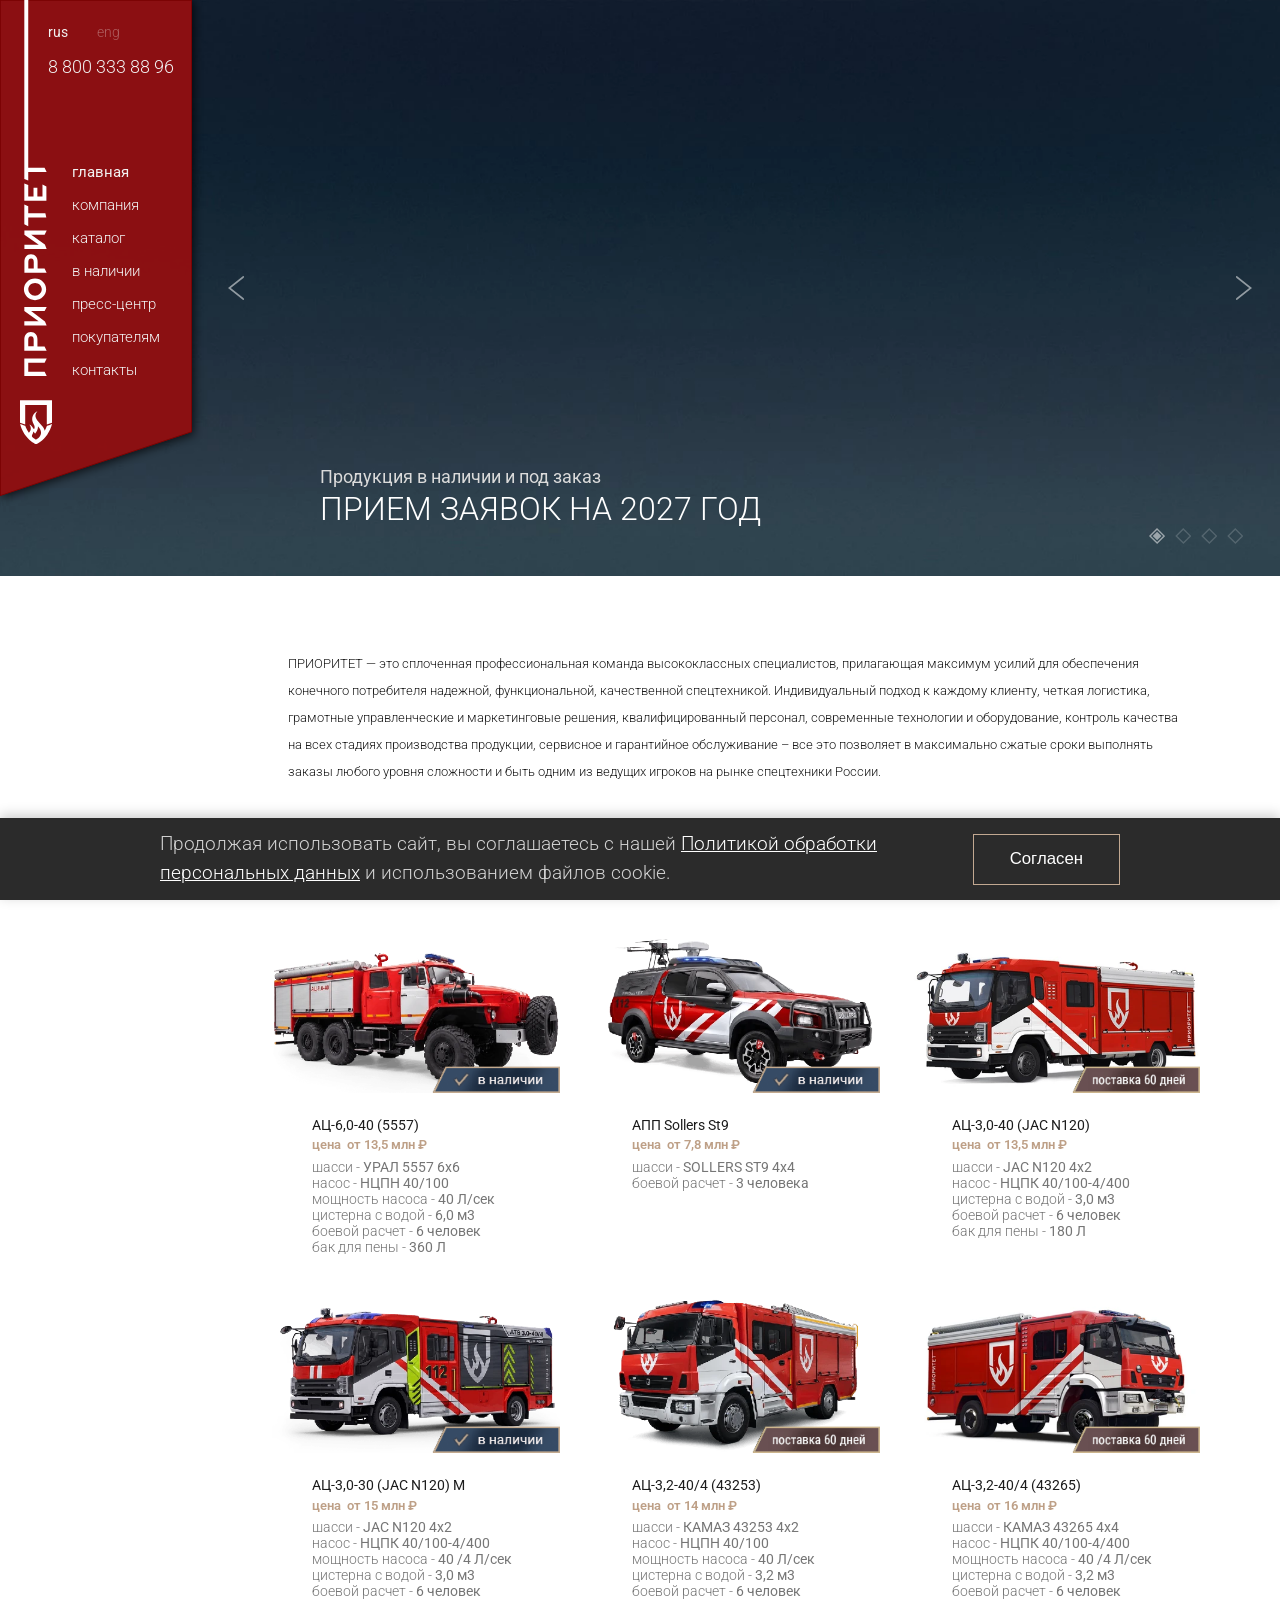
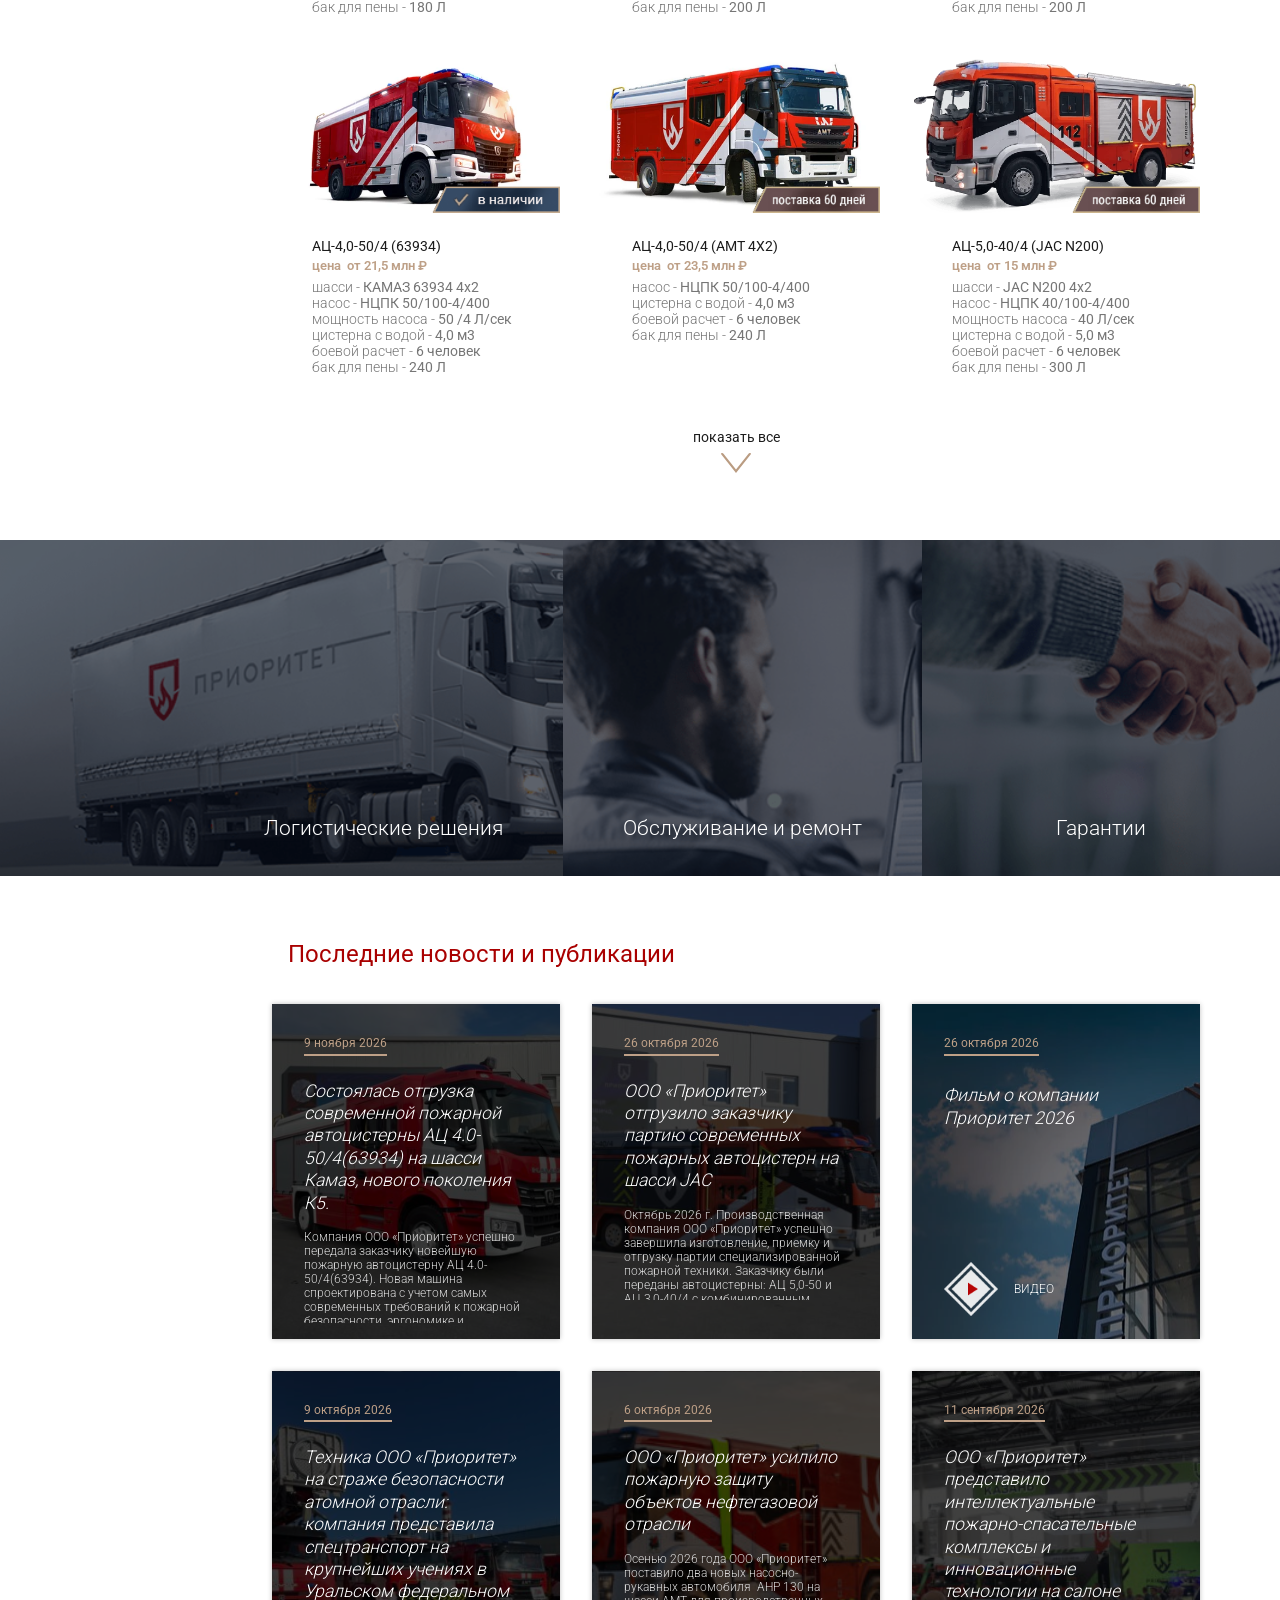
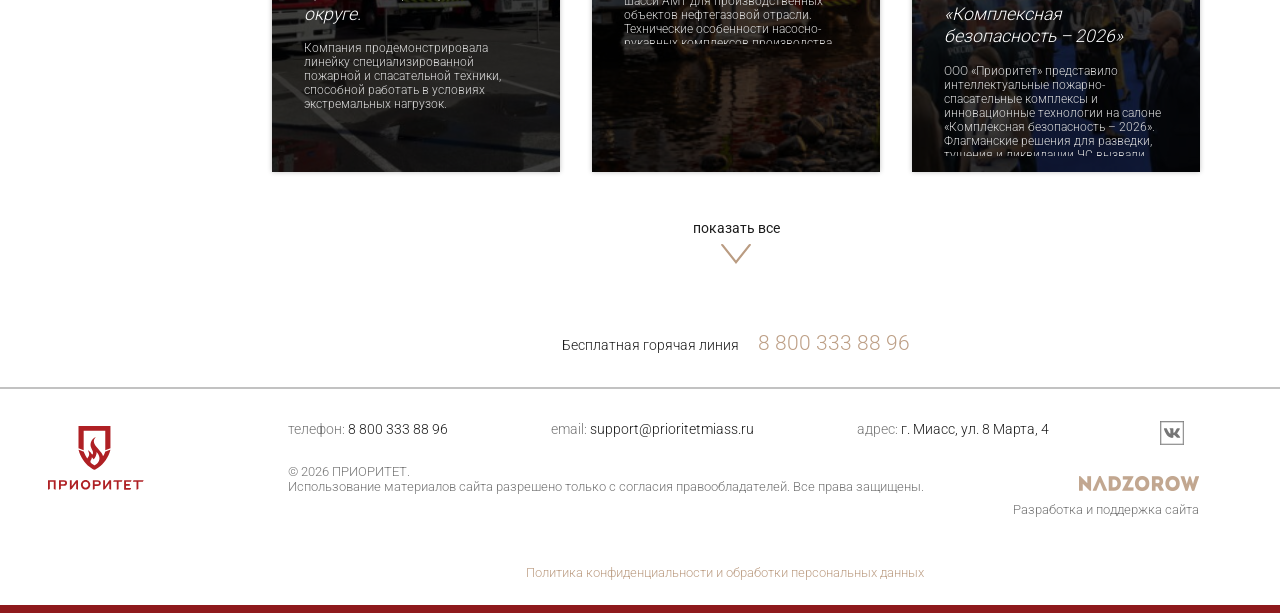
<file: index.html>
<!DOCTYPE html>

<html lang="ru-RU" prefix="og: http://ogp.me/ns# article: http://ogp.me/ns/article#">
<head><script>window.OFFLINE_ROOT="./";window.ym=function(){};</script><script src="./offline-data.js"></script><script src="./offline-runtime.js"></script>
<meta charset="utf-8"/>
<meta content="width=device-width, initial-scale=1" name="viewport"/>
<link href="index.html" hreflang="ru" rel="alternate"/>
<link href="https://prioritetmiass.ru/en/" hreflang="en" rel="alternate"/>
<link href="https://prioritetmiass.ru/es/" hreflang="es" rel="alternate"/>
<title>Главная - ПРИОРИТЕТ</title>
<link href="index.html" rel="canonical"/>
<meta content="ru_RU" property="og:locale"/>
<meta content="en_GB" property="og:locale:alternate"/>
<meta content="es_ES" property="og:locale:alternate"/>
<meta content="website" property="og:type"/>
<meta content="Главная - ПРИОРИТЕТ" property="og:title"/>
<meta content="ПРИОРИТЕТ — это сплоченная профессиональная команда высококлассных специалистов, прилагающая максимум усилий для обеспечения конечного потребителя надежной, функциональной, качественной спецтехникой. Индивидуальный подход к каждому клиенту, четкая логистика, грамотные управленческие и маркетинговые решения, квалифицированный персонал, современные технологии и оборудование, контроль качества на всех стадиях производства продукции, сервисное и гарантийное обслуживание – все это позволяет в максимально сжатые […]" property="og:description"/>
<meta content="https://prioritetmiass.ru/" property="og:url"/>
<meta content="ПРИОРИТЕТ" property="og:site_name"/>
<meta content="2020-10-04T14:17:09+00:00" property="article:modified_time"/>
<meta content="https://prioritetmiass.ru/wp-content/uploads/2019/11/logo_footer.png" property="og:image"/>
<meta content="120" property="og:image:width"/>
<meta content="79" property="og:image:height"/>
<meta content="image/png" property="og:image:type"/>
<meta content="summary_large_image" name="twitter:card"/>
<script class="yoast-schema-graph" type="application/ld+json">{"@context":"https:\/\/schema.org","@graph":[{"@type":"WebPage","@id":"https:\/\/prioritetmiass.ru\/","url":"https:\/\/prioritetmiass.ru\/","name":"Главная - ПРИОРИТЕТ","isPartOf":{"@id":"https:\/\/prioritetmiass.ru\/#website"},"about":{"@id":"https:\/\/prioritetmiass.ru\/#organization"},"datePublished":"2019-08-12T13:42:17+00:00","dateModified":"2020-10-04T14:17:09+00:00","inLanguage":"ru-RU","potentialAction":[{"@type":"ReadAction","target":["https:\/\/prioritetmiass.ru\/"]}]},{"@type":"WebSite","@id":"https:\/\/prioritetmiass.ru\/#website","url":"https:\/\/prioritetmiass.ru\/","name":"ПРИОРИТЕТ","description":"Компания «Приоритет» более 20 лет является одним из крупнейших российских производителей пожарной техники с непрерывным циклом производства, расположенного на территории Челябинской области в городе Миасс.","publisher":{"@id":"https:\/\/prioritetmiass.ru\/#organization"},"inLanguage":"ru-RU"},{"@type":"Organization","@id":"https:\/\/prioritetmiass.ru\/#organization","name":"ООО \"ПРИОРИТЕТ\"","url":"https:\/\/prioritetmiass.ru\/","logo":{"@type":"ImageObject","inLanguage":"ru-RU","@id":"https:\/\/prioritetmiass.ru\/#\/schema\/logo\/image\/","url":"https:\/\/prioritetmiass.ru\/wp-content\/uploads\/2019\/11\/logo_footer.png","contentUrl":"https:\/\/prioritetmiass.ru\/wp-content\/uploads\/2019\/11\/logo_footer.png","width":120,"height":79,"caption":"ООО \"ПРИОРИТЕТ\""},"image":{"@id":"https:\/\/prioritetmiass.ru\/#\/schema\/logo\/image\/"},"telephone":"+73513289969","email":"info@prioritetmiass.ru","address":{"@type":"PostalAddress","postalCode":"456317","addressRegion":"Челябинская область","addressLocality":"Миасс","streetAddress":"улица 8 Марта, дом 4","addressCountry":"RU"},"contactPoint":[{"@type":"ContactPoint","contactType":"customer service","url":"https:\/\/prioritetmiass.ru\/contacts\/","telephone":"+73513289969","email":"info@prioritetmiass.ru","description":"ПН-ПТ: 08:15–17:30, обед 12:30–13:15 СБ, ВС: выходные","hoursAvailable":[{"@type":"OpeningHoursSpecification","dayOfWeek":["https:\/\/schema.org\/Monday","https:\/\/schema.org\/Tuesday","https:\/\/schema.org\/Wednesday","https:\/\/schema.org\/Thursday","https:\/\/schema.org\/Friday"],"opens":"08:15","closes":"12:30"},{"@type":"OpeningHoursSpecification","dayOfWeek":["https:\/\/schema.org\/Monday","https:\/\/schema.org\/Tuesday","https:\/\/schema.org\/Wednesday","https:\/\/schema.org\/Thursday","https:\/\/schema.org\/Friday"],"opens":"13:15","closes":"17:30"}]},{"@type":"ContactPoint","contactType":"customer service","telephone":"+78003338896","contactOption":"https:\/\/schema.org\/TollFree"}]}]}</script>
<link href="https://prioritetmiass.ru/wp-json/oembed/1.0/embed?url=https%3A%2F%2Fprioritetmiass.ru%2F&amp;lang=ru" rel="alternate" title="oEmbed (JSON)" type="application/json+oembed"/>
<link href="https://prioritetmiass.ru/wp-json/oembed/1.0/embed?url=https%3A%2F%2Fprioritetmiass.ru%2F&amp;format=xml&amp;lang=ru" rel="alternate" title="oEmbed (XML)" type="text/xml+oembed"/>
<style id="wp-img-auto-sizes-contain-inline-css">
img:is([sizes=auto i],[sizes^="auto," i]){contain-intrinsic-size:3000px 1500px}
/*# sourceURL=wp-img-auto-sizes-contain-inline-css */
</style>
<style id="wp-emoji-styles-inline-css">

	img.wp-smiley, img.emoji {
		display: inline !important;
		border: none !important;
		box-shadow: none !important;
		height: 1em !important;
		width: 1em !important;
		margin: 0 0.07em !important;
		vertical-align: -0.1em !important;
		background: none !important;
		padding: 0 !important;
	}
/*# sourceURL=wp-emoji-styles-inline-css */
</style>
<style id="wp-block-library-inline-css">
:root{--wp-block-synced-color:#7a00df;--wp-block-synced-color--rgb:122,0,223;--wp-bound-block-color:var(--wp-block-synced-color);--wp-editor-canvas-background:#ddd;--wp-admin-theme-color:#007cba;--wp-admin-theme-color--rgb:0,124,186;--wp-admin-theme-color-darker-10:#006ba1;--wp-admin-theme-color-darker-10--rgb:0,107,160.5;--wp-admin-theme-color-darker-20:#005a87;--wp-admin-theme-color-darker-20--rgb:0,90,135;--wp-admin-border-width-focus:2px}@media (min-resolution:192dpi){:root{--wp-admin-border-width-focus:1.5px}}.wp-element-button{cursor:pointer}:root .has-very-light-gray-background-color{background-color:#eee}:root .has-very-dark-gray-background-color{background-color:#313131}:root .has-very-light-gray-color{color:#eee}:root .has-very-dark-gray-color{color:#313131}:root .has-vivid-green-cyan-to-vivid-cyan-blue-gradient-background{background:linear-gradient(135deg,#00d084,#0693e3)}:root .has-purple-crush-gradient-background{background:linear-gradient(135deg,#34e2e4,#4721fb 50%,#ab1dfe)}:root .has-hazy-dawn-gradient-background{background:linear-gradient(135deg,#faaca8,#dad0ec)}:root .has-subdued-olive-gradient-background{background:linear-gradient(135deg,#fafae1,#67a671)}:root .has-atomic-cream-gradient-background{background:linear-gradient(135deg,#fdd79a,#004a59)}:root .has-nightshade-gradient-background{background:linear-gradient(135deg,#330968,#31cdcf)}:root .has-midnight-gradient-background{background:linear-gradient(135deg,#020381,#2874fc)}:root{--wp--preset--font-size--normal:16px;--wp--preset--font-size--huge:42px}.has-regular-font-size{font-size:1em}.has-larger-font-size{font-size:2.625em}.has-normal-font-size{font-size:var(--wp--preset--font-size--normal)}.has-huge-font-size{font-size:var(--wp--preset--font-size--huge)}:root .has-text-align-center{text-align:center}:root .has-text-align-left{text-align:left}:root .has-text-align-right{text-align:right}.has-fit-text{white-space:nowrap!important}#end-resizable-editor-section{display:none}.aligncenter{clear:both}.items-justified-left{justify-content:flex-start}.items-justified-center{justify-content:center}.items-justified-right{justify-content:flex-end}.items-justified-space-between{justify-content:space-between}.screen-reader-text{word-wrap:normal!important;border:0;clip-path:inset(50%);height:1px;margin:-1px;overflow:hidden;padding:0;position:absolute;width:1px;word-break:normal!important}.screen-reader-text:focus{background-color:#ddd;clip-path:none;color:#444;display:block;font-size:1em;height:auto;left:5px;line-height:normal;padding:15px 23px 14px;text-decoration:none;top:5px;width:auto;z-index:100000}html :where(.has-border-color){border-style:solid}html :where([style^=border-color],[style*=";border-color"],[style*="; border-color"]){border-style:solid}html :where([style^=border-top-color],[style*=";border-top-color"],[style*="; border-top-color"]){border-top-style:solid}html :where([style^=border-right-color],[style*=";border-right-color"],[style*="; border-right-color"]){border-right-style:solid}html :where([style^=border-bottom-color],[style*=";border-bottom-color"],[style*="; border-bottom-color"]){border-bottom-style:solid}html :where([style^=border-left-color],[style*=";border-left-color"],[style*="; border-left-color"]){border-left-style:solid}html :where([style^=border-width],[style*=";border-width"],[style*="; border-width"]){border-style:solid}html :where([style^=border-top-width],[style*=";border-top-width"],[style*="; border-top-width"]){border-top-style:solid}html :where([style^=border-right-width],[style*=";border-right-width"],[style*="; border-right-width"]){border-right-style:solid}html :where([style^=border-bottom-width],[style*=";border-bottom-width"],[style*="; border-bottom-width"]){border-bottom-style:solid}html :where([style^=border-left-width],[style*=";border-left-width"],[style*="; border-left-width"]){border-left-style:solid}html :where(img[class*=wp-image-]){height:auto;max-width:100%}:where(figure){margin:0 0 1em}html :where(.is-position-sticky){--wp-admin--admin-bar--position-offset:var(--wp-admin--admin-bar--height,0px)}@media screen and (max-width:600px){html :where(.is-position-sticky){--wp-admin--admin-bar--position-offset:0px}}
/*wp_block_styles_on_demand_placeholder:6afd92b5a53af*/
/*# sourceURL=wp-block-library-inline-css */
</style>
<style id="classic-theme-styles-inline-css">
/*! This file is auto-generated */
.wp-block-button__link{color:#fff;background-color:#32373c;border-radius:9999px;box-shadow:none;text-decoration:none;padding:calc(.667em + 2px) calc(1.333em + 2px);font-size:1.125em}.wp-block-file__button{background:#32373c;color:#fff;text-decoration:none}
/*# sourceURL=/wp-includes/css/classic-themes.min.css */
</style>
<style id="wp-block-styles-placeholder-inline-css">
:root { --wp-internal-comment: "Placeholder for wp_hoist_late_printed_styles() to replace with the block styles printed at wp_footer." }
/*# sourceURL=wp-block-styles-placeholder-inline-css */
</style>
<style id="wp-global-styles-placeholder-inline-css">
:root { --wp-internal-comment: "Placeholder for wp_hoist_late_printed_styles() to replace with the global-styles printed at wp_footer." }
/*# sourceURL=wp-global-styles-placeholder-inline-css */
</style>
<link href="assets/styles-84afb80268a6.css" id="contact-form-7-css" media="all" rel="stylesheet"/>
<link href="assets/style-54b28ba74781.css" id="taxonomy-image-plugin-public-css" media="screen" rel="stylesheet"/>
<link href="assets/style-a0aa7575ba92.css" id="prioritet-style-css" media="all" rel="stylesheet"/>
<style id="prioritet-style-inline-css">
/* cyrillic-ext */
@font-face {
  font-family: 'Roboto';
  font-style: normal;
  font-weight: 300 600;
  font-stretch: 100%;
  font-display: swap;
  src: url(assets/roboto-cyrillic-ext-01f94d674d-f4a430c0e5a4.woff2) format('woff2');
  unicode-range: U+0460-052F, U+1C80-1C8A, U+20B4, U+2DE0-2DFF, U+A640-A69F, U+FE2E-FE2F;
}
/* cyrillic */
@font-face {
  font-family: 'Roboto';
  font-style: normal;
  font-weight: 300 600;
  font-stretch: 100%;
  font-display: swap;
  src: url(assets/roboto-cyrillic-481dd0c01e-d9e542178339.woff2) format('woff2');
  unicode-range: U+0301, U+0400-045F, U+0490-0491, U+04B0-04B1, U+2116;
}
/* greek-ext */
@font-face {
  font-family: 'Roboto';
  font-style: normal;
  font-weight: 300 600;
  font-stretch: 100%;
  font-display: swap;
  src: url(assets/roboto-greek-ext-ec7769b089-582187fecbe4.woff2) format('woff2');
  unicode-range: U+1F00-1FFF;
}
/* greek */
@font-face {
  font-family: 'Roboto';
  font-style: normal;
  font-weight: 300 600;
  font-stretch: 100%;
  font-display: swap;
  src: url(assets/roboto-greek-97fbf7bd0b-cac65f0a925e.woff2) format('woff2');
  unicode-range: U+0370-0377, U+037A-037F, U+0384-038A, U+038C, U+038E-03A1, U+03A3-03FF;
}
/* math */
@font-face {
  font-family: 'Roboto';
  font-style: normal;
  font-weight: 300 600;
  font-stretch: 100%;
  font-display: swap;
  src: url(assets/roboto-math-7cb4281a0c-d9a36052c615.woff2) format('woff2');
  unicode-range: U+0302-0303, U+0305, U+0307-0308, U+0310, U+0312, U+0315, U+031A, U+0326-0327, U+032C, U+032F-0330, U+0332-0333, U+0338, U+033A, U+0346, U+034D, U+0391-03A1, U+03A3-03A9, U+03B1-03C9, U+03D1, U+03D5-03D6, U+03F0-03F1, U+03F4-03F5, U+2016-2017, U+2034-2038, U+203C, U+2040, U+2043, U+2047, U+2050, U+2057, U+205F, U+2070-2071, U+2074-209F, U+20D0-20DC, U+20E1, U+20E5-20EF, U+2100-2112, U+2114-2115, U+2117-2121, U+2123-214F, U+2190, U+2192, U+2194-21AE, U+21B0-21E5, U+21F1-21F2, U+21F4-2211, U+2213-2214, U+2216-22FF, U+2308-230B, U+2310, U+2319, U+231C-2321, U+2336-237A, U+237C, U+2395, U+239B-23B7, U+23D0, U+23DC-23E1, U+2474-2475, U+25AF, U+25B3, U+25B7, U+25BD, U+25C1, U+25CA, U+25CC, U+25FB, U+266D-266F, U+27C0-27FF, U+2900-2AFF, U+2B0E-2B11, U+2B30-2B4C, U+2BFE, U+3030, U+FF5B, U+FF5D, U+1D400-1D7FF, U+1EE00-1EEFF;
}
/* symbols */
@font-face {
  font-family: 'Roboto';
  font-style: normal;
  font-weight: 300 600;
  font-stretch: 100%;
  font-display: swap;
  src: url(assets/roboto-symbols-2addf2d86d-60a261f9004b.woff2) format('woff2');
  unicode-range: U+0001-000C, U+000E-001F, U+007F-009F, U+20DD-20E0, U+20E2-20E4, U+2150-218F, U+2190, U+2192, U+2194-2199, U+21AF, U+21E6-21F0, U+21F3, U+2218-2219, U+2299, U+22C4-22C6, U+2300-243F, U+2440-244A, U+2460-24FF, U+25A0-27BF, U+2800-28FF, U+2921-2922, U+2981, U+29BF, U+29EB, U+2B00-2BFF, U+4DC0-4DFF, U+FFF9-FFFB, U+10140-1018E, U+10190-1019C, U+101A0, U+101D0-101FD, U+102E0-102FB, U+10E60-10E7E, U+1D2C0-1D2D3, U+1D2E0-1D37F, U+1F000-1F0FF, U+1F100-1F1AE, U+1F1E6-1F1FF, U+1F30D-1F30F, U+1F315, U+1F31C, U+1F31E, U+1F320-1F32C, U+1F336, U+1F378, U+1F37D, U+1F382, U+1F393-1F39F, U+1F3A7-1F3A8, U+1F3AC-1F3AF, U+1F3C2, U+1F3C4-1F3C6, U+1F3CA-1F3CE, U+1F3D4-1F3E0, U+1F3ED, U+1F3F1-1F3F3, U+1F3F5-1F3F7, U+1F408, U+1F415, U+1F41F, U+1F426, U+1F43F, U+1F441-1F442, U+1F444, U+1F446-1F449, U+1F44C-1F44E, U+1F453, U+1F46A, U+1F47D, U+1F4A3, U+1F4B0, U+1F4B3, U+1F4B9, U+1F4BB, U+1F4BF, U+1F4C8-1F4CB, U+1F4D6, U+1F4DA, U+1F4DF, U+1F4E3-1F4E6, U+1F4EA-1F4ED, U+1F4F7, U+1F4F9-1F4FB, U+1F4FD-1F4FE, U+1F503, U+1F507-1F50B, U+1F50D, U+1F512-1F513, U+1F53E-1F54A, U+1F54F-1F5FA, U+1F610, U+1F650-1F67F, U+1F687, U+1F68D, U+1F691, U+1F694, U+1F698, U+1F6AD, U+1F6B2, U+1F6B9-1F6BA, U+1F6BC, U+1F6C6-1F6CF, U+1F6D3-1F6D7, U+1F6E0-1F6EA, U+1F6F0-1F6F3, U+1F6F7-1F6FC, U+1F700-1F80B, U+1F810-1F847, U+1F850-1F859, U+1F860-1F887, U+1F890-1F8AD, U+1F8B0-1F8BB, U+1F8C0-1F8C1, U+1F8D0-1F8D8, U+1F900-1F90B, U+1F93B, U+1F946, U+1F984, U+1F996, U+1F9E9, U+1FA00-1FA6F, U+1FA70-1FA7C, U+1FA80-1FAC6, U+1FAC8, U+1FACC-1FADD, U+1FADF-1FAEB, U+1FAEF-1FAFA, U+1FB00-1FBFF;
}
/* vietnamese */
@font-face {
  font-family: 'Roboto';
  font-style: normal;
  font-weight: 300 600;
  font-stretch: 100%;
  font-display: swap;
  src: url(assets/roboto-vietnamese-0b60bbe04e-c9fa718d05fb.woff2) format('woff2');
  unicode-range: U+0102-0103, U+0110-0111, U+0128-0129, U+0168-0169, U+01A0-01A1, U+01AF-01B0, U+0300-0301, U+0303-0304, U+0308-0309, U+0323, U+0329, U+1EA0-1EF9, U+20AB;
}
/* latin-ext */
@font-face {
  font-family: 'Roboto';
  font-style: normal;
  font-weight: 300 600;
  font-stretch: 100%;
  font-display: swap;
  src: url(assets/roboto-latin-ext-cedb374b05-c6bb432dd56a.woff2) format('woff2');
  unicode-range: U+0100-02BA, U+02BD-02C5, U+02C7-02CC, U+02CE-02D7, U+02DD-02FF, U+0304, U+0308, U+0329, U+1D00-1DBF, U+1E00-1E9F, U+1EF2-1EFF, U+2020, U+20A0-20AB, U+20AD-20C4, U+2113, U+2C60-2C7F, U+A720-A7FF;
}
/* latin */
@font-face {
  font-family: 'Roboto';
  font-style: normal;
  font-weight: 300 600;
  font-stretch: 100%;
  font-display: swap;
  src: url(assets/roboto-latin-1404ca348b-d2f98be1dfab.woff2) format('woff2');
  unicode-range: U+0000-00FF, U+0131, U+0152-0153, U+02BB-02BC, U+02C6, U+02DA, U+02DC, U+0304, U+0308, U+0329, U+2000-206F, U+20AC, U+2122, U+2191, U+2193, U+2212, U+2215, U+FEFF, U+FFFD;
}

/*# sourceURL=prioritet-style-inline-css */
</style>
<link href="assets/animate-eef188c0dc11.css" id="prioritet-animate-css" media="all" rel="stylesheet"/>
<link href="assets/magnific-popup-88febdb47145.css" id="prioritet-magnific-popup-css" media="print" onload="this.media='all';this.onload=null" rel="stylesheet"/>
<noscript><link href="assets/magnific-popup-88febdb47145.css" id="prioritet-magnific-popup-css" media="all" rel="stylesheet"/>
</noscript>
<link href="assets/lightbox-3e2fbdf6ca98.css" id="prioritet-lightbox-css" media="print" onload="this.media='all';this.onload=null" rel="stylesheet"/>
<noscript><link href="assets/lightbox-3e2fbdf6ca98.css" id="prioritet-lightbox-css" media="all" rel="stylesheet"/>
</noscript>
<link href="assets/quote-form-9e2a336093df.css" id="prioritet-quote-form-css" media="print" onload="this.media='all';this.onload=null" rel="stylesheet"/>
<noscript><link href="assets/quote-form-9e2a336093df.css" id="prioritet-quote-form-css" media="all" rel="stylesheet"/>
</noscript>
<link href="assets/slick-9386dbbb4031.css" id="prioritet-slick-style-css" media="all" rel="stylesheet"/>
<style id="prioritet-slick-style-inline-css">

/* Slider */
.slick-loading .slick-list
{
    background: #fff url('assets/ajax-loader-c1ec11e58cd8.gif') center center no-repeat;
}

/* Icons */
@font-face
{
    font-family: 'slick';
    font-display: swap;
    font-weight: normal;
    font-style: normal;

    src: none;
    src: none format('embedded-opentype'), url('assets/slick-4aaa7d511a88.woff') format('woff'), url('assets/slick-26ad0bf89a63.ttf') format('truetype'), none format('svg');
}
/* Arrows */
.slick-prev,
.slick-next
{
    font-size: 0;
    line-height: 0;

    position: absolute;
    top: 50%;

    display: block;

    width: 20px;
    height: 20px;
    padding: 0;
    -webkit-transform: translate(0, -50%);
    -ms-transform: translate(0, -50%);
    transform: translate(0, -50%);

    cursor: pointer;

    color: transparent;
    border: none;
    outline: none;
    background: transparent;
}
.slick-prev:hover,
.slick-prev:focus,
.slick-next:hover,
.slick-next:focus
{
    color: transparent;
    outline: none;
    background: transparent;
}
.slick-prev:hover:before,
.slick-prev:focus:before,
.slick-next:hover:before,
.slick-next:focus:before
{
    opacity: 1;
}
.slick-prev.slick-disabled:before,
.slick-next.slick-disabled:before
{
    opacity: .25;
}

.slick-prev:before,
.slick-next:before
{
    font-family: 'slick';
    font-size: 20px;
    line-height: 1;

    opacity: .75;
    color: white;

    -webkit-font-smoothing: antialiased;
    -moz-osx-font-smoothing: grayscale;
}

.slick-prev
{
    left: -25px;
}
[dir='rtl'] .slick-prev
{
    right: -25px;
    left: auto;
}
.slick-prev:before
{
    content: '←';
}
[dir='rtl'] .slick-prev:before
{
    content: '→';
}

.slick-next
{
    right: -25px;
}
[dir='rtl'] .slick-next
{
    right: auto;
    left: -25px;
}
.slick-next:before
{
    content: '→';
}
[dir='rtl'] .slick-next:before
{
    content: '←';
}

/* Dots */
.slick-dotted.slick-slider
{
    margin-bottom: 30px;
}

.slick-dots
{
    position: absolute;
    bottom: -25px;

    display: block;

    width: 100%;
    padding: 0;
    margin: 0;

    list-style: none;

    text-align: center;
}
.slick-dots li
{
    position: relative;

    display: inline-block;

    width: 20px;
    height: 20px;
    margin: 0 5px;
    padding: 0;

    cursor: pointer;
}
.slick-dots li button
{
    font-size: 0;
    line-height: 0;

    display: block;

    width: 20px;
    height: 20px;
    padding: 5px;

    cursor: pointer;

    color: transparent;
    border: 0;
    outline: none;
    background: transparent;
}
.slick-dots li button:hover,
.slick-dots li button:focus
{
    outline: none;
}
.slick-dots li button:hover:before,
.slick-dots li button:focus:before
{
    opacity: 1;
}
.slick-dots li button:before
{
    font-family: 'slick';
    font-size: 6px;
    line-height: 20px;

    position: absolute;
    top: 0;
    left: 0;

    width: 20px;
    height: 20px;

    content: '•';
    text-align: center;

    opacity: .25;
    color: black;

    -webkit-font-smoothing: antialiased;
    -moz-osx-font-smoothing: grayscale;
}
.slick-dots li.slick-active button:before
{
    opacity: .75;
    color: black;
}

/*# sourceURL=prioritet-slick-style-inline-css */
</style>
<link href="assets/catalog-style-5f826dd3d6bb.css" id="catalog-style-css" media="all" rel="stylesheet"/>
<link href="https://prioritetmiass.ru/wp-json/" rel="https://api.w.org/"/><link href="https://prioritetmiass.ru/wp-json/wp/v2/pages/16" rel="alternate" title="JSON" type="application/json"/><link href="https://prioritetmiass.ru/xmlrpc.php?rsd" rel="EditURI" title="RSD" type="application/rsd+xml"/>
<meta content="WordPress 7.1.4" name="generator"/>
<link href="index.html" rel="shortlink"/>
<meta content="1.5.7" name="cdp-version"/><script type="text/javascript">window.wp_data = {"ajax_url":"https:\/\/prioritetmiass.ru\/wp-admin\/admin-ajax.php"};</script><style id="wp-custom-css">
/* --- Стили для баннера 152-ФЗ (база 1rem = 40px) --- */
.fz152-banner {
    position: fixed;
    bottom: 0;
    left: 0;
    width: 100%;
    background-color: #2b2b2b;
    color: #ffffff;
    z-index: 99999;
    box-shadow: 0 -0.1rem 0.375rem rgba(0, 0, 0, 0.2); /* Тень ~4px 15px */
    padding: 0.375rem 0; /* Отступ ~15px */
    font-family: inherit; 
}

.fz152-banner-container {
    display: flex;
    justify-content: space-between;
    align-items: center;
    max-width: 30rem; /* Ширина ~1200px */
    margin: 0 auto;
    padding: 0 0.5rem; /* Отступы по бокам ~20px */
    gap: 0.5rem; /* Расстояние между текстом и кнопкой ~20px */
}

.fz152-text {
    margin: 0;
    font-size: 0.6rem; /* Размер текста ~14px */
    line-height: 1.5;
    color: #d1d1d1;
}

.fz152-text a {
    color: #ffffff;
    text-decoration: underline;
    transition: color 0.3s ease;
}

.fz152-text a:hover {
    color: #cc0000; 
    text-decoration: none;
}
.fz152-btn {
    background-color: transparent; /* Прозрачный фон */
    color: #ffffff; 
    border: 1px solid #c2a891; /* Тонкая рамка в цвет ваших ползунков */
    padding: 0.45rem 1.125rem; 
    cursor: pointer;
    border-radius: 0; /* Строгие прямые углы */
    font-weight: 400; /* Обычный шрифт вместо жирного */
    font-size: 0.525rem; 
    text-transform: none; /* Убираем принудительные заглавные буквы */
    transition: background-color 0.3s ease, color 0.3s ease;
    white-space: nowrap;
}

.fz152-btn:hover {
    background-color: #c2a891; /* При наведении кнопка заливается фирменным бежевым */
    color: #2b2b2b; /* А текст становится темным для контраста */
}

.fz152-btn:active {
    transform: scale(0.98);
}

/* Адаптивность для мобильных телефонов */
@media (max-width: 19.2rem) { /* Точка перелома ~768px */
    .fz152-banner-container {
        flex-direction: column;
        text-align: center;
        gap: 0.375rem; /* ~15px */
        padding: 0 0.375rem; /* ~15px */
    }
    .fz152-text {
        font-size: 0.3rem; /* ~12px */
    }
    .fz152-btn {
        width: 100%;
        padding: 0.3rem 0.5rem;
    }
}
</style>
<link href="assets/apple-icon-57x57-d3736296a676.png" rel="apple-touch-icon" sizes="57x57"/>
<link href="assets/apple-icon-60x60-b83f4108d9f1.png" rel="apple-touch-icon" sizes="60x60"/>
<link href="assets/apple-icon-72x72-85166d3e62b2.png" rel="apple-touch-icon" sizes="72x72"/>
<link href="assets/apple-icon-76x76-dbbb517f816b.png" rel="apple-touch-icon" sizes="76x76"/>
<link href="assets/apple-icon-114x114-72acafd9141e.png" rel="apple-touch-icon" sizes="114x114"/>
<link href="assets/apple-icon-120x120-26e14207fa6e.png" rel="apple-touch-icon" sizes="120x120"/>
<link href="assets/apple-icon-144x144-bb6871fe1f64.png" rel="apple-touch-icon" sizes="144x144"/>
<link href="assets/apple-icon-152x152-b20e6fcb581d.png" rel="apple-touch-icon" sizes="152x152"/>
<link href="assets/apple-icon-180x180-2b64786ee35c.png" rel="apple-touch-icon" sizes="180x180"/>
<link href="assets/android-icon-192x192-bfb912c037ad.png" rel="icon" sizes="192x192" type="image/png"/>
<link href="assets/favicon-32x32-789081e8be82.png" rel="icon" sizes="32x32" type="image/png"/>
<link href="assets/favicon-96x96-3ec2ce2dfd69.png" rel="icon" sizes="96x96" type="image/png"/>
<link href="assets/favicon-16x16-22eb07772eec.png" rel="icon" sizes="16x16" type="image/png"/>
<link href="https://prioritetmiass.ru/manifest.json" rel="manifest"/>
<meta content="#ffffff" name="msapplication-TileColor"/>
<meta content="/ms-icon-144x144.png" name="msapplication-TileImage"/>
<meta content="#ffffff" name="theme-color"/>
<meta content="9887594f7b6e04fd" name="yandex-verification"/>
<meta content="noindex, nofollow" name="robots"/><link href="./offline-runtime.css" rel="stylesheet"/></head>
<body>
<header>
<div class="main_menu_mobile_back"></div>
<div class="main_menu main_menu_front_page">
<div class="back_image">
<svg height="620" viewbox="0 0 240 620" width="240" xmlns="http://www.w3.org/2000/svg"><defs><clippath id="v0j9a"><path d="M0 0h240v540L0 620z" fill="#fff"></path></clippath></defs><g><g><path d="M0 0h240v540L0 620z" fill="#8e1012"></path><path clip-path='url("#v0j9a")' d="M0 0v0h240v540L0 620v0z" fill="none" stroke="#7b0000" stroke-miterlimit="50" stroke-width="2"></path></g></g></svg> </div>
<a href="index.html">
<div class="main_menu_logo">
<svg style="enable-background:new 0 0 40 555;" version="1.1" viewbox="0 0 40 555" x="0px" xml:space="preserve" xmlns="http://www.w3.org/2000/svg" xmlns:xlink="http://www.w3.org/1999/xlink" y="0px"> <g id="Слой_7"> <g> <g> <polygon class="st0" points="0,500.4 0,528.4 6.5,530.7 6.5,506.3 33.5,506.3 33.5,530.7 40,528.4 40,500.4 "></polygon> <g> <g> <path class="st0" d="M37.8,530.9c-1,0.4-2,0.7-3,1.1c-0.3,0.1-1.1,0.2-1.2,0.5c-0.1,0.2-0.2,0.5-0.3,0.7 c-0.7,1.8-1.5,3.6-2.5,5.3c-0.3-2.5-1.9-4.4-3.4-6.2c-1.6-1.9-3.4-3.8-4.9-5.8c-1.4-1.7-2.8-3.7-3.1-5.9 c-0.4-2.6,0.9-4.4,2.4-6.4c-2.4,1.2-4.6,2.9-5.7,5.5c-0.9,2.1-1.1,4.2-0.6,6.4c0.4,1.9,2.4,5.5,2.5,6c0.3,1.4,0.6,2.9-0.3,4 c-1-0.1-1.5-1.3-2.5-2.7c-1.7-2.4-3.5-2.5-3.4-2.4c0.3,0.3,0.7,0.9,0.9,1.2c0.6,1.2,0.8,2.6,0.8,3.6c0,2-1.3,3.6-2.4,5.1 c-1.6-2.2-2.9-4.8-4-7.3c-0.1-0.3-0.2-0.7-0.4-1c-0.2-0.4-0.1-0.3-0.5-0.4c-0.6-0.2-1.2-0.4-1.8-0.6c-1.4-0.5-2.9-1-4.3-1.5 c2.1,8.5,7.1,16.4,14.1,21.7c0.8,0.6,1.7,1.2,2.5,1.7c0.9,0.6,1.9,1.3,2.9,1.6c0.8,0.2,1.8-0.4,2.5-0.8c1-0.6,2-1.2,2.9-1.9 c3.5-2.5,6.5-5.6,9-9.1c2.8-4,4.9-8.5,6-13.2C39.3,530.4,38.5,530.6,37.8,530.9z M25.2,544.7c-1.1,1.9-2.9,3.8-5,4.8 c-0.4,0.2-0.5,0.1-1-0.3c-0.3-0.2-0.7-0.5-1-0.7c-0.9-0.7-2.1-1.5-2.9-2.3c-1.6-2.1,1.7-4.3,1.2-6.8c1.1,0.9,1.6,1.5,2.2,2.6 c0.1,0.1,0.2,0.1,0.3,0c1-1.3,1.9-2.7,2.5-4.3c0.6-1.5,1.2-3.3,0.9-5C25.6,536.1,27.7,540.6,25.2,544.7z"></path> </g> </g> </g> </g> </g> <g id="Слой_6"> <g> <polygon class="st0" points="33.4,470 30.8,464.7 10.3,464.7 10.3,453.3 30.8,453.3 33.4,448.1 5.4,448.1 5.4,470 "></polygon> <path class="st0" d="M7.5,417.8L7.5,417.8c-1.4,1.6-2.1,3.8-2.1,6.5v14h27.9l-2.6-5.3h-8.9v-8.7c0-2.7-0.7-4.9-2.1-6.6 c-1.5-1.7-3.6-2.6-6.2-2.6C11,415.2,8.9,416.1,7.5,417.8z M10.3,433v-8.3c0-1.4,0.3-2.5,0.9-3.3c0.5-0.7,1.4-1,2.5-1 c1.2,0,2,0.3,2.5,1l0,0c0.6,0.8,0.9,2,0.9,3.4v8H10.3z"></path> <polygon class="st0" points="23.3,401.7 5.4,401.7 5.4,407 33.3,407 31.2,401.8 13.9,388.9 30.8,388.9 33.4,383.6 5.4,383.6 5.4,388.9 "></polygon> <path class="st0" d="M7.6,320.5L7.6,320.5c-1.4,1.6-2.1,3.8-2.1,6.5v13.9h27.8l-2.6-5.3H22v-8.5c0-2.7-0.7-4.9-2.1-6.6 c-1.5-1.7-3.6-2.6-6.2-2.6C11,318,9,318.8,7.6,320.5z M13.8,323.2c1.2,0,2,0.3,2.5,1l0,0c0.6,0.8,0.9,2,0.9,3.5v7.9h-6.8v-8.1 c0-1.4,0.3-2.5,0.9-3.3C11.8,323.6,12.6,323.2,13.8,323.2z"></path> <polygon class="st0" points="23.5,305.9 5.5,305.9 5.5,311.1 33.3,311.1 31.1,305.7 14,293.5 30.8,293.5 33.4,288.2 5.5,288.2 5.5,293.5 "></polygon> <polygon class="st0" points="10.3,282.7 10.3,272 32.9,272 31.7,266.7 10.3,266.7 10.3,257.7 5.4,255.7 5.4,280.4 "></polygon> <polygon class="st0" points="10.3,231.3 5.4,229.5 5.4,250.8 33,250.8 33,233.1 28.1,230.7 28.1,245.5 21.7,245.5 21.7,234.6 16.9,234.6 16.9,245.5 10.3,245.5 "></polygon> <polygon class="st0" points="5.4,223.9 10.3,225.5 10.3,215.1 33.3,215.1 30.7,209.8 10.3,209.8 10.3,0 5.4,0 "></polygon> <path class="st0" d="M4.9,361.7c0,7.5,6.2,13.5,13.9,13.5c7.7,0,13.9-6.1,13.9-13.5c0-7.5-6.2-13.5-13.9-13.5S4.9,354.3,4.9,361.7 z M18.8,353.7c4.7,0,8.4,3.5,8.4,8c0,4.5-3.7,8-8.4,8s-8.4-3.5-8.4-8S14.1,353.7,18.8,353.7z"></path> </g> </g> </svg>
</div>
</a>
<div class="main_menu_lang">
<a class="active blockh">rus</a><a class="blockh" href="https://prioritetmiass.ru/en/">eng</a> </div>
<div class="main_menu_phone">
<a class="dh" href="tel:88003338896">8 800 333 88 96</a>
</div>
<div class="main_menu_urls">
<div class="menu-osnovnoe-menyu-container"><ul class="menu" id="menu-osnovnoe-menyu"><li class="menu-item menu-item-type-post_type menu-item-object-page menu-item-home current-menu-item page_item page-item-16 current_page_item menu-item-948" id="menu-item-948"><a aria-current="page" href="index.html">главная</a></li>
<li class="menu-item menu-item-type-post_type menu-item-object-page menu-item-85" id="menu-item-85"><a href="about/index.html">компания</a></li>
<li class="menu-item menu-item-type-post_type_archive menu-item-object-goods menu-item-72" id="menu-item-72"><a href="catalog/index.html">каталог</a></li>
<li class="menu-item menu-item-type-post_type menu-item-object-page menu-item-40" id="menu-item-40"><a href="specpred/index.html">в наличии</a></li>
<li class="menu-item menu-item-type-post_type menu-item-object-page menu-item-27" id="menu-item-27"><a href="press-centr/index.html">пресс-центр</a></li>
<li class="menu-item menu-item-type-post_type menu-item-object-page menu-item-97" id="menu-item-97"><a href="customers/index.html">покупателям</a></li>
<li class="menu-item menu-item-type-post_type menu-item-object-page menu-item-44" id="menu-item-44"><a href="contacts/index.html">контакты</a></li>
</ul></div> </div>
</div>
<div class="mobile_top">
<div class="mobile_top_inner">
<a class="mob11" href="index.html">
<svg id="Слой_1" style="enable-background:new 0 0 64 96;" version="1.1" viewbox="0 0 64 96" x="0px" xml:space="preserve" xmlns="http://www.w3.org/2000/svg" xmlns:xlink="http://www.w3.org/1999/xlink" y="0px"> <g id="Слой_8"> <g> <polygon class="st0" points="64,74.6 0,96 0,0 64,0 "></polygon> <path class="st1" d="M63.5,0.5v73.7l-63,21.1V0.5H63.5 M64,0H0v96l64-21.4V0L64,0z"></path> </g> </g> <g> <g> <polygon class="st2" points="15,20 15,43.5 20.4,45.3 20.4,24.9 43.1,24.9 43.1,45.3 48.5,43.5 48.5,20 "></polygon> <g> <g> <path class="st2" d="M46.7,45.5c-0.8,0.3-1.7,0.6-2.5,0.9c-0.2,0.1-0.9,0.2-1,0.3c-0.1,0.1-0.1,0.5-0.2,0.6 c-0.6,1.5-1.3,3-2.1,4.5c-0.2-2.1-1.5-3.7-2.9-5.2c-1.4-1.6-2.9-3.2-4.1-4.8c-1.1-1.5-2.3-3.1-2.6-4.9c-0.3-2.2,0.8-3.7,2-5.3 c-2.1,1-3.9,2.4-4.7,4.6c-0.7,1.7-0.9,3.4-0.5,5.3c0.3,1.6,2,4.6,2.1,5c0.3,1.1,0.5,2.4-0.2,3.3c-0.8-0.1-1.3-1-2.1-2.3 c-1.5-2.1-3-2.1-2.9-2.1c0.2,0.2,0.6,0.8,0.7,1c0.6,1,0.7,2.2,0.7,3.1c0,1.7-1,3-2.1,4.2c-1.4-1.8-2.4-4-3.3-6.1 c-0.1-0.2-0.2-0.6-0.3-0.8c-0.2-0.3-0.1-0.2-0.5-0.3c-0.5-0.1-1-0.3-1.5-0.6c-1.1-0.5-2.4-0.8-3.6-1.3C16.7,52,21,58.6,26.8,63 c0.7,0.5,1.4,1,2.1,1.5c0.8,0.5,1.6,1,2.4,1.3c0.7,0.2,1.5-0.3,2.1-0.7c0.8-0.5,1.6-1,2.4-1.5c3-2.1,5.5-4.6,7.5-7.6 c2.3-3.3,4-7.1,5-11C47.9,45.1,47.2,45.3,46.7,45.5z M36.1,57c-0.9,1.6-2.4,3.2-4.1,4c-0.3,0.2-0.5,0-0.8-0.2 c-0.2-0.2-0.6-0.3-0.8-0.6c-0.8-0.6-1.7-1.3-2.4-2c-1.4-1.7,1.4-3.6,1-5.7c0.9,0.8,1.3,1.3,1.8,2.2c0,0.1,0.2,0.1,0.2,0 c0.9-1.1,1.6-2.2,2.2-3.6c0.5-1.3,1-2.8,0.8-4.1C36.5,49.9,38.2,53.6,36.1,57z"></path> </g> </g> </g> </g> </svg>
</a>
<a class="mob12" href="index.html">
<svg style="enable-background:new 0 0 72 48;" version="1.1" viewbox="0 0 72 48" x="0px" xml:space="preserve" xmlns="http://www.w3.org/2000/svg" xmlns:xlink="http://www.w3.org/1999/xlink" y="0px"> <g id="Слой_8"> <g> <polygon class="st0" points="52,48 72,0 0,0 0,48 "></polygon> <path class="st1" d="M0.5,47.6h51.1L71.4,0.4H0.5L0.5,47.6 M0,48L0,0h72L52,48H0L0,48z"></path> </g> <g> <g> <polygon class="st2" points="16,8 16,24.9 19.9,26.3 19.9,11.5 36.2,11.5 36.2,26.3 40.2,24.9 40.2,8 "></polygon> <g> <g> <path class="st2" d="M38.8,26.4c-0.6,0.2-1.2,0.4-1.8,0.7c-0.2,0.1-0.6,0.1-0.8,0.3c-0.1,0.1-0.1,0.3-0.2,0.4 c-0.4,1.1-0.9,2.2-1.5,3.2c-0.2-1.5-1.1-2.6-2.1-3.7c-1-1.2-2-2.3-3-3.5c-0.8-1.1-1.7-2.2-1.9-3.6c-0.2-1.6,0.5-2.7,1.4-3.9 c-1.5,0.8-2.8,1.8-3.4,3.3c-0.5,1.3-0.7,2.5-0.4,3.9c0.3,1.1,1.4,3.3,1.5,3.6c0.2,0.8,0.3,1.7-0.2,2.4 c-0.6-0.1-0.9-0.8-1.5-1.6C24,26.5,23,26.4,23,26.5c0.2,0.2,0.4,0.6,0.5,0.7c0.4,0.7,0.5,1.6,0.5,2.2c0,1.2-0.8,2.2-1.5,3.1 c-1-1.3-1.8-2.9-2.4-4.4c-0.1-0.2-0.1-0.4-0.2-0.6c-0.1-0.2-0.1-0.2-0.3-0.2c-0.4-0.1-0.7-0.3-1.1-0.4 c-0.9-0.3-1.7-0.6-2.6-0.9c1.3,5.1,4.3,9.9,8.5,13.1c0.5,0.4,1,0.7,1.5,1c0.6,0.3,1.1,0.8,1.8,0.9c0.5,0.1,1.1-0.2,1.5-0.5 c0.6-0.3,1.2-0.7,1.8-1.1c2.1-1.5,3.9-3.4,5.4-5.5c1.7-2.4,2.9-5.1,3.6-8C39.7,26.1,39.3,26.3,38.8,26.4z M31.2,34.8 c-0.7,1.2-1.8,2.3-3,2.9c-0.3,0.1-0.3,0-0.6-0.2c-0.2-0.1-0.4-0.3-0.6-0.4c-0.6-0.4-1.3-0.9-1.8-1.4c-1-1.3,1-2.6,0.8-4.1 c0.6,0.6,0.9,0.9,1.3,1.6c0,0.1,0.1,0.1,0.2,0c0.6-0.8,1.2-1.6,1.5-2.6c0.3-0.9,0.7-2,0.5-3C31.4,29.6,32.7,32.3,31.2,34.8z"></path> </g> </g> </g> </g> </g> </svg>
</a>
<a class="search-toggle" href="#search-popup"><svg height="21" id="Слой_1" style="enable-background:new 0 0 1024 1025;" version="1.1" viewbox="0 0 1024 1025" width="21" x="0px" xml:space="preserve" xmlns="http://www.w3.org/2000/svg" xmlns:xlink="http://www.w3.org/1999/xlink" y="0px"> <g> <g> <path d="M526.2,194.8c8.6,8.6,16.6,17.8,24.1,27.4c-2.2-2.9-4.5-5.8-6.7-8.7c14.6,19.1,26.8,39.9,36.2,62 c-1.5-3.4-2.9-6.9-4.3-10.2c9.7,23.1,16.3,47.4,19.6,72.3c-0.5-3.8-1-7.7-1.5-11.4c3.2,24.7,3.2,49.7,0,74.4 c0.5-3.8,1-7.7,1.5-11.4c-3.4,24.9-9.9,49.1-19.6,72.3c1.5-3.4,2.9-6.9,4.3-10.2c-9.4,22.1-21.5,42.9-36.2,62 c2.2-2.9,4.5-5.8,6.7-8.7c-14.9,19.3-32.3,36.6-51.5,51.5c2.9-2.2,5.8-4.5,8.7-6.7c-19.1,14.6-39.9,26.8-62,36.2 c3.4-1.5,6.9-2.9,10.2-4.3c-23.1,9.7-47.4,16.3-72.3,19.6c3.8-0.5,7.7-1,11.4-1.5c-24.7,3.2-49.7,3.2-74.4,0 c3.8,0.5,7.7,1,11.4,1.5c-24.9-3.4-49.1-9.9-72.3-19.6c3.4,1.5,6.9,2.9,10.2,4.3c-22.1-9.4-42.9-21.5-62-36.2 c2.9,2.2,5.8,4.5,8.7,6.7c-19.3-14.9-36.6-32.3-51.5-51.5c2.2,2.9,4.5,5.8,6.7,8.7c-14.6-19.1-26.8-39.9-36.2-62 c1.5,3.4,2.9,6.9,4.3,10.2c-9.7-23.1-16.3-47.4-19.6-72.3c0.5,3.8,1,7.7,1.5,11.4c-3.2-24.7-3.2-49.7,0-74.4 c-0.5,3.8-1,7.7-1.5,11.4c3.4-24.9,9.9-49.1,19.6-72.3c-1.5,3.4-2.9,6.9-4.3,10.2c9.4-22.1,21.5-42.9,36.2-62 c-2.2,2.9-4.5,5.8-6.7,8.7c14.9-19.3,32.3-36.6,51.5-51.5c-2.9,2.2-5.8,4.5-8.7,6.7c19.1-14.6,39.9-26.8,62-36.2 c-3.4,1.5-6.9,2.9-10.2,4.3c23.1-9.7,47.4-16.3,72.3-19.6c-3.8,0.5-7.7,1-11.4,1.5c24.7-3.2,49.7-3.2,74.4,0 c-3.8-0.5-7.7-1-11.4-1.5c24.9,3.4,49.1,9.9,72.3,19.6c-3.4-1.5-6.9-2.9-10.2-4.3c22.1,9.4,42.9,21.5,62,36.2 c-2.9-2.2-5.8-4.5-8.7-6.7C508.4,178.1,517.6,186.1,526.2,194.8c7.8,7.8,19.4,12.6,30.5,12.6c10.6,0,23.1-4.6,30.5-12.6 c7.5-8.2,13.1-18.9,12.6-30.5c-0.5-11.4-4.4-22.2-12.6-30.5c-46.2-45.9-107-78.7-171.4-89.5c-17.4-2.9-35-5-52.7-5.3 c-16.2-0.3-32.2,1-48.2,3.2c-16.1,2.2-31.9,5-47.5,9.6c-17,5-33.5,11.6-49.6,19c-29.7,13.8-57.1,33-81.1,55.2 c-24.5,22.6-45.8,49.7-62,78.9c-15.5,27.9-27.4,58.5-33.8,89.8s-9.1,63.8-6,95.7c3.1,32.3,9.8,63.8,22.3,93.7 c6.9,16.5,14.3,32.7,23.8,47.9c9.6,15.6,20.7,30.3,32.6,44.2c21.7,25.3,48.1,47.2,76.5,64.5c27.3,16.6,57.8,29.3,88.9,37 c62,15.3,129.8,12.7,189.8-9.9c16.8-6.4,33.4-13.6,49.1-22.5c15.7-8.9,30.2-19.5,44.4-30.7c26.3-20.8,48.8-46.5,67.3-74.4 c35.5-53.5,54-119.4,52.6-183.6c-1.5-64.5-22-129.6-60.3-181.7c-10.7-14.5-21.9-28.3-34.6-41c-7.7-7.8-19.4-12.6-30.5-12.6 c-10.6,0-23.1,4.6-30.5,12.6c-7.5,8.2-13.1,18.9-12.6,30.5C514.1,175.7,517.9,186.5,526.2,194.8z" style="fill: #999ea382"></path> </g> </g> <g> <g> <path d="M526.2,592.5c20.9,20.9,41.9,41.9,62.8,62.8c33.4,33.4,271.4,271.4,304.8,304.8c7.7,7.7,15.4,15.4,23.1,23.1 c7.8,7.8,19.4,12.6,30.5,12.6c10.6,0,23.1-4.6,30.5-12.6c7.5-8.2,13.1-18.9,12.6-30.5c-0.5-11.4-4.4-22.2-12.6-30.5 c-20.9-20.9-246.6-246.6-267.5-267.5C677,621.4,643.6,588,610.2,554.6c-7.7-7.7-15.4-15.4-23.1-23.1c-7.8-7.8-19.4-12.6-30.5-12.6 c-10.6,0-23.1,4.6-30.5,12.6c-7.5,8.2-13.1,18.9-12.6,30.5C514.1,573.5,517.9,584.2,526.2,592.5L526.2,592.5z" style="fill: #999ea382"></path> </g> </g> </svg>поиск</a>
<p class="mobile_top_text">меню    </p><button class="cmn-toggle-switch cmn-toggle-switch__htx"><span>меню</span></button>
</div>
</div>
</header>
<div class="main_slider front_page_slider">
<div class="slide front_page_slide4 left_car front_page_slide_video">
<a href="specpred/index.html">
<video autoplay="" id="slider_video_single" loop="" muted="" playsinline="">
<source src="assets/slider-tech-video_1-b000726c8cad.mp4" type="video/mp4"/>
</video>
<div>
<p class="front_page_slide4_name_small wow fadeInRight" data-wow-delay="0.2s">Продукция в наличии и под заказ</p>
<p class="front_page_slide4_name wow fadeInRight" data-wow-delay="0.4s">ПРИЕМ ЗАЯВОК НА 2027 ГОД</p>
</div>
</a>
</div>
<div class="slide front_page_slide2 front_page_slide_video">
<a href="https://prioritetmiass.ru/novye-tehnologii-proizvodstva/">
<video autoplay="" id="slider_video_single" loop="" muted="" playsinline="">
<source src="assets/slider-tech-video-a1f8ec6bdc86.mp4" type="video/mp4"/>
</video>
<div>
<p class="front_page_slide2_name_small wow fadeInRight" data-wow-delay="0.1s">Уникальные технологии для пожарной безопасности</p>
<p class="front_page_slide2_name wow fadeInRight" data-wow-delay="0.3s">Технологическое превосходство.<br/>Это Приоритет.</p>
</div>
</a>
</div>
<div class="slide front_page_slide3 front_page_slide2_3 slide_perevozka slider_merry">
<img class="wow pulse desktop_slider_image" loading="eager" src="assets/fon26-jpg-1f840bff6d32.webp"/>
<img class="wow pulse desktop_slider_merry" data-wow-delay="0.2s" loading="eager" src="assets/26-years-png-4f6ae7399f92.webp"/>
<div>
<p class="front_page_slide3_name_small wow fadeInRight" data-wow-delay="0.4s">МЫ ПРОИЗВОДИМ ПРОДУКЦИЮ <br/> ДЛЯ БОРЦОВ С ОГНЕМ</p>
</div>
</div>
<div class="slide front_page_slide3 front_page_slide2_3 front_page_slide_video">
<video autoplay="" id="slider_video_single" loop="" muted="" playsinline="">
<source src="assets/video_slider-4d5501209dd3.mp4" type="video/mp4"/>
</video>
<div>
<span>
<p class="front_page_slide3_name_small wow fadeInRight" data-wow-delay="0.1s">Все расскажем и покажем</p>
<p class="front_page_slide3_name wow fadeInRight" data-wow-delay="0.3s">Посмотрите видео о нашей продукции</p>
</span>
</div>
<a class="front_page_slide_video_a" href="https://prioritetmiass.ru/videofilm/">
<img class="wow fadeInRight" data-wow-delay="0.5s" loading="eager" src="assets/strange_play-png-c34795b378ea.webp"/>
</a>
</div>
</div>
<div class="whitespace2"></div>
<div class="container wow fadeIn" data-wow-delay="0.2s">
<div class="main_description">
<p class="txt dark"><p>ПРИОРИТЕТ — это сплоченная профессиональная команда высококлассных специалистов, прилагающая максимум усилий для обеспечения конечного потребителя надежной, функциональной, качественной спецтехникой. Индивидуальный подход к каждому клиенту, четкая логистика, грамотные управленческие и маркетинговые решения, квалифицированный персонал, современные технологии и оборудование, контроль качества на всех стадиях производства продукции, сервисное и гарантийное обслуживание – все это позволяет в максимально сжатые сроки выполнять заказы любого уровня сложности и быть одним из ведущих игроков на рынке спецтехники России.</p>
</p>
</div>
</div>
<div class="whitespace2"></div>
<div class="container wow fadeIn" data-wow-delay="0.2s">
<div class="main_products">
<h2 class="red h">Каталог продукции</h2>
<div class="main_products_grid">
<a data-capacity="6" href="catalog/ats-6-0-40-5557/index.html"><div class="product">
<img decoding="async" height="400" loading="eager" sizes="(max-width: 759px) min(360px, 100vw), (max-width: 1000px) 45vw, (max-width: 1599px) 324px, 360px" src="assets/a5fde158a120-720-a5cefa2796a3.webp" srcset="assets/a5fde158a120-320-d9cd3ef3a4e6.webp 320w, assets/a5fde158a120-480-6eddadd048c3.webp 480w, assets/a5fde158a120-720-a5cefa2796a3.webp 720w" style="height:auto;" width="720"/><img class="new_prod" decoding="async" height="200" loading="eager" sizes="(max-width: 759px) min(360px, 100vw), (max-width: 1000px) 45vw, (max-width: 1599px) 324px, 360px" src="assets/in-stock_tag_rus-png-63e46744321b.webp" style="height:auto;" width="360"/><h3 class="dark blockh prod_price">АЦ-6,0-40 (5557)</h3><p class="prod_price">цена  от 13,5 млн ₽</p><p class="txt">шасси - <span>УРАЛ 5557 6x6</span><br/>насос - <span>НЦПН 40/100</span><br/>мощность насоса - <span>40 Л/сек</span><br/>цистерна с водой - <span>6,0 м3</span><br/>боевой расчет - <span>6 человек</span><br/>бак для пены - <span>360 Л</span><br/></p></div></a><a data-capacity="0" href="https://prioritetmiass.ru/catalog/app-sollers-st9/"><div class="product">
<img decoding="async" height="400" loading="eager" sizes="(max-width: 759px) min(360px, 100vw), (max-width: 1000px) 45vw, (max-width: 1599px) 324px, 360px" src="assets/3a215ff196fa-720-4b71b333c8fb.webp" srcset="assets/3a215ff196fa-320-1f94d80549ce.webp 320w, assets/3a215ff196fa-480-7ae1b223b0e1.webp 480w, assets/3a215ff196fa-720-4b71b333c8fb.webp 720w" style="height:auto;" width="720"/><img class="new_prod" decoding="async" height="200" loading="eager" sizes="(max-width: 759px) min(360px, 100vw), (max-width: 1000px) 45vw, (max-width: 1599px) 324px, 360px" src="assets/in-stock_tag_rus-png-63e46744321b.webp" style="height:auto;" width="360"/><h3 class="dark blockh prod_price">АПП Sollers St9</h3><p class="prod_price">цена  от 7,8 млн ₽</p><p class="txt">шасси - <span>SOLLERS ST9 4x4</span><br/>боевой расчет - <span>3 человека</span><br/></p></div></a><a data-capacity="3" href="catalog/ats-3-0-30-jac-n120-2/index.html"><div class="product">
<img decoding="async" height="400" loading="eager" sizes="(max-width: 759px) min(360px, 100vw), (max-width: 1000px) 45vw, (max-width: 1599px) 324px, 360px" src="assets/9560557fb7cb-720-f08b80a7bcd9.webp" srcset="assets/9560557fb7cb-320-9ee588a27701.webp 320w, assets/9560557fb7cb-480-c769002729c8.webp 480w, assets/9560557fb7cb-720-f08b80a7bcd9.webp 720w" style="height:auto;" width="720"/><img class="new_prod" decoding="async" height="200" loading="eager" sizes="(max-width: 759px) min(360px, 100vw), (max-width: 1000px) 45vw, (max-width: 1599px) 324px, 360px" src="assets/postavka-60-97525fca1189.png" style="height:auto;" width="360"/><h3 class="dark blockh prod_price">АЦ-3,0-40 (JAC N120)</h3><p class="prod_price">цена  от 13,5 млн ₽</p><p class="txt">шасси - <span>JAC N120 4x2</span><br/>насос - <span>НЦПК 40/100-4/400</span><br/>цистерна с водой - <span>3,0 м3</span><br/>боевой расчет - <span>6 человек</span><br/>бак для пены - <span>180 Л</span><br/></p></div></a><a data-capacity="3" href="catalog/ats-3-0-30-jac-n120-m/index.html"><div class="product">
<img decoding="async" height="400" loading="eager" sizes="(max-width: 759px) min(360px, 100vw), (max-width: 1000px) 45vw, (max-width: 1599px) 324px, 360px" src="assets/3cd30bb1f35b-720-5ed9aaf8d16c.webp" srcset="assets/3cd30bb1f35b-320-89e6efd02650.webp 320w, assets/3cd30bb1f35b-480-9422c6fea1d5.webp 480w, assets/3cd30bb1f35b-720-5ed9aaf8d16c.webp 720w" style="height:auto;" width="720"/><img class="new_prod" decoding="async" height="200" loading="eager" sizes="(max-width: 759px) min(360px, 100vw), (max-width: 1000px) 45vw, (max-width: 1599px) 324px, 360px" src="assets/in-stock_tag_rus-png-63e46744321b.webp" style="height:auto;" width="360"/><h3 class="dark blockh prod_price">АЦ-3,0-30 (JAC N120) М</h3><p class="prod_price">цена  от 15 млн ₽</p><p class="txt">шасси - <span>JAC N120 4x2</span><br/>насос - <span>НЦПК 40/100-4/400</span><br/>мощность насоса - <span>40 /4 Л/сек</span><br/>цистерна с водой - <span>3,0 м3</span><br/>боевой расчет - <span>6 человек</span><br/>бак для пены - <span>180 Л</span><br/></p></div></a><a data-capacity="3.2" href="catalog/ats-4-0-50-4-63934-3/index.html"><div class="product">
<img decoding="async" height="400" loading="eager" sizes="(max-width: 759px) min(360px, 100vw), (max-width: 1000px) 45vw, (max-width: 1599px) 324px, 360px" src="assets/cdf3b3842324-720-8d356af12528.webp" srcset="assets/cdf3b3842324-320-1162551a9988.webp 320w, assets/cdf3b3842324-480-8eca5c5b89f3.webp 480w, assets/cdf3b3842324-720-8d356af12528.webp 720w" style="height:auto;" width="720"/><img class="new_prod" decoding="async" height="200" loading="eager" sizes="(max-width: 759px) min(360px, 100vw), (max-width: 1000px) 45vw, (max-width: 1599px) 324px, 360px" src="assets/postavka-60-97525fca1189.png" style="height:auto;" width="360"/><h3 class="dark blockh prod_price">АЦ-3,2-40/4 (43253)</h3><p class="prod_price">цена  от 14 млн ₽</p><p class="txt">шасси - <span>КАМАЗ 43253 4x2</span><br/>насос - <span>НЦПН 40/100</span><br/>мощность насоса - <span>40 Л/сек</span><br/>цистерна с водой - <span>3,2 м3</span><br/>боевой расчет - <span>6 человек</span><br/>бак для пены - <span>200 Л</span><br/></p></div></a><a data-capacity="3.2" href="catalog/ats-3-2-40-4-43265/index.html"><div class="product">
<img decoding="async" height="400" loading="eager" sizes="(max-width: 759px) min(360px, 100vw), (max-width: 1000px) 45vw, (max-width: 1599px) 324px, 360px" src="assets/4f76bfff130b-720-b1d571c412d1.webp" srcset="assets/4f76bfff130b-320-e81b2bc84ab2.webp 320w, assets/4f76bfff130b-480-a9e0b36e800c.webp 480w, assets/4f76bfff130b-720-b1d571c412d1.webp 720w" style="height:auto;" width="720"/><img class="new_prod" decoding="async" height="200" loading="eager" sizes="(max-width: 759px) min(360px, 100vw), (max-width: 1000px) 45vw, (max-width: 1599px) 324px, 360px" src="assets/postavka-60-97525fca1189.png" style="height:auto;" width="360"/><h3 class="dark blockh prod_price">АЦ-3,2-40/4 (43265)</h3><p class="prod_price">цена  от 16 млн ₽</p><p class="txt">шасси - <span>КАМАЗ 43265 4x4</span><br/>насос - <span>НЦПК 40/100-4/400</span><br/>мощность насоса - <span>40 /4 Л/сек</span><br/>цистерна с водой - <span>3,2 м3</span><br/>боевой расчет - <span>6 человек</span><br/>бак для пены - <span>200 Л</span><br/></p></div></a><a data-capacity="4" href="https://prioritetmiass.ru/catalog/ats-4-0-50-4-63934/"><div class="product">
<img decoding="async" height="400" loading="eager" sizes="(max-width: 759px) min(360px, 100vw), (max-width: 1000px) 45vw, (max-width: 1599px) 324px, 360px" src="assets/497b49325c15-720-af26f31849f8.webp" srcset="assets/497b49325c15-320-bd641c9eb04d.webp 320w, assets/497b49325c15-480-4882319d1c99.webp 480w, assets/497b49325c15-720-af26f31849f8.webp 720w" style="height:auto;" width="720"/><img class="new_prod" decoding="async" height="200" loading="eager" sizes="(max-width: 759px) min(360px, 100vw), (max-width: 1000px) 45vw, (max-width: 1599px) 324px, 360px" src="assets/in-stock_tag_rus-png-63e46744321b.webp" style="height:auto;" width="360"/><h3 class="dark blockh prod_price">АЦ-4,0-50/4 (63934)</h3><p class="prod_price">цена  от 21,5 млн ₽</p><p class="txt">шасси - <span>КАМАЗ 63934 4x2</span><br/>насос - <span>НЦПК 50/100-4/400</span><br/>мощность насоса - <span>50 /4 Л/сек</span><br/>цистерна с водой - <span>4,0 м3</span><br/>боевой расчет - <span>6 человек</span><br/>бак для пены - <span>240 Л</span><br/></p></div></a><a data-capacity="4" href="https://prioritetmiass.ru/catalog/ats-4-0-50-4-amt-4x2/"><div class="product">
<img decoding="async" height="400" loading="eager" sizes="(max-width: 759px) min(360px, 100vw), (max-width: 1000px) 45vw, (max-width: 1599px) 324px, 360px" src="assets/1ccd2c901f85-720-e10b675ab339.webp" srcset="assets/1ccd2c901f85-320-7ba39d65fc44.webp 320w, assets/1ccd2c901f85-480-d151bab61847.webp 480w, assets/1ccd2c901f85-720-e10b675ab339.webp 720w" style="height:auto;" width="720"/><img class="new_prod" decoding="async" height="200" loading="eager" sizes="(max-width: 759px) min(360px, 100vw), (max-width: 1000px) 45vw, (max-width: 1599px) 324px, 360px" src="assets/postavka-60-97525fca1189.png" style="height:auto;" width="360"/><h3 class="dark blockh prod_price">АЦ-4,0-50/4 (AMT 4X2)</h3><p class="prod_price">цена  от 23,5 млн ₽</p><p class="txt">насос - <span>НЦПК 50/100-4/400</span><br/>цистерна с водой - <span>4,0 м3</span><br/>боевой расчет - <span>6 человек</span><br/>бак для пены - <span>240 Л</span><br/></p></div></a><a data-capacity="5" href="https://prioritetmiass.ru/catalog/ats-5-0-40-4-jac-n200-2/"><div class="product">
<img decoding="async" height="400" loading="eager" sizes="(max-width: 759px) min(360px, 100vw), (max-width: 1000px) 45vw, (max-width: 1599px) 324px, 360px" src="assets/befa7c505d20-720-ce2c62bbc724.webp" srcset="assets/befa7c505d20-320-7a6368f7a161.webp 320w, assets/befa7c505d20-480-70e569cb03b4.webp 480w, assets/befa7c505d20-720-ce2c62bbc724.webp 720w" style="height:auto;" width="720"/><img class="new_prod" decoding="async" height="200" loading="eager" sizes="(max-width: 759px) min(360px, 100vw), (max-width: 1000px) 45vw, (max-width: 1599px) 324px, 360px" src="assets/postavka-60-97525fca1189.png" style="height:auto;" width="360"/><h3 class="dark blockh prod_price">АЦ-5,0-40/4 (JAC N200)</h3><p class="prod_price">цена  от 15 млн ₽</p><p class="txt">шасси - <span>JAC N200 4x2</span><br/>насос - <span>НЦПК 40/100-4/400</span><br/>мощность насоса - <span>40 Л/сек</span><br/>цистерна с водой - <span>5,0 м3</span><br/>боевой расчет - <span>6 человек</span><br/>бак для пены - <span>300 Л</span><br/></p></div></a> </div>
<div class="whitespace1"></div>
<div class="show_more">
<a class="txt" href="catalog/index.html">показать все<br/><svg height="20" viewbox="0 0 30 20" width="30" xmlns="http://www.w3.org/2000/svg"><g><g><path d="M.352 1.54C.12 1.24.004 1.017.004.866c0-.23.12-.43.362-.6C.607.098.892.013 1.22.013c.483 0 .908.23 1.274.692L15.002 16.52 27.51.685c.366-.462.79-.692 1.274-.692.328 0 .612.085.854.254.24.17.362.37.362.6 0 .15-.116.375-.348.672L15.002 20z" fill="#ba9c82"></path></g></g></svg></a>
</div>
</div>
</div>
<div class="whitespace2"></div>
<div class="main_sub_silder wow fadeIn" data-wow-delay="0.2s">
<div class="background_line">
<div class="main_sub_silder_big1">
<img loading="eager" src="assets/main_sub_silder1-e375903e7d48.png"/>
</div>
<div class="main_sub_silder_norm1">
<img loading="eager" src="assets/main_sub_silder2-fc31f50bd175.png"/>
</div>
<div class="main_sub_silder_norm2">
<img loading="eager" src="assets/main_sub_silder3-4e137aa9f5b4.png"/>
</div>
</div>
<div class="main_sub_silder_big">
<a href="customers/index.html#customers_logistic"><div class="main_sub_silder_small_in"></div></a>
<a href="customers/index.html#customers_logistic"><div class="main_sub_silder_big_in unh">Логистические решения</div></a>
</div>
<a href="customers/index.html#customers_repair"><div class="main_sub_silder_norm norm1 unh">Обслуживание и ремонт</div></a>
<a href="customers/index.html#customers_guarantee"><div class="main_sub_silder_norm norm2 unh">Гарантии</div></a>
<div class="clear"></div>
</div>
<div class="whitespace2"></div>
<div class="container wow fadeIn" data-wow-delay="0.2s">
<div class="main_news">
<h2 class="red h">Последние новости и публикации</h2>
<div class="main_news_grid">
<a class="news news_with_background" data-catid="115" href="https://prioritetmiass.ru/sostoyalas-otgruzka-sovremennoj-pozharnoj-avtotsisterny-ats-4-0-50-4-63934-na-shassi-kamaz-novogo-pokoleniya-k5/" style="background-image: url(assets/IMG_1216-scaled-e1794214147779-9cb1f04dad12.jpg);">
<p class="news_date">9 ноября 2026</p>
<h3 class="newsh">Состоялась отгрузка современной пожарной автоцистерны АЦ 4.0-50/4(63934) на шасси Камаз, нового поколения К5.</h3>
<div class="news_text"><p>Компания ООО «Приоритет» успешно передала заказчику новейшую пожарную автоцистерну АЦ 4.0-50/4(63934). Новая машина спроектирована с учетом самых современных требований к пожарной безопасности, эргономике и тактической эффективности, что делает ее универсальным инструментом для борьбы с возгораниями любой сложности. Автоцистерна оснащена кабиной боевого расчета повышенной комфортности. Просторный салон с эргономичной посадкой, улучшенной шумо- и виброизоляцией, а также […]</p>
</div>
</a>
<a class="news news_with_background" data-catid="115" href="https://prioritetmiass.ru/ooo-prioritet-otgruzilo-zakazchiku-partiyu-sovremennyh-pozharnyh-avtotsistern-na-shassi-jac/" style="background-image: url(assets/DSC_8949-scaled-e1793000169310-jpg-e909ee94feb7.webp);">
<p class="news_date">26 октября 2026</p>
<h3 class="newsh">ООО «Приоритет» отгрузило заказчику партию современных пожарных автоцистерн на шасси JAC</h3>
<div class="news_text"><p>Октябрь 2026 г. Производственная компания ООО «Приоритет» успешно завершила изготовление, приемку и отгрузку партии специализированной пожарной техники. Заказчику были переданы автоцистерны: АЦ 5,0-50 и АЦ 3,0-40/4 с комбинированным насосом, изготовленные на базе надежных шасси марки JAC. Автомобили будут эксплуатироваться на объектах электроэнергетики, складских логистических комплексах. АЦ 5,0-50 на шасси JAC Первым в партии отгружен тяжелый […]</p>
</div>
</a>
<a class="news news_video" data-catid="120" href="https://prioritetmiass.ru/videofilm/" style="background-image: url(assets/videofilm-prev-jpg-701d33af40fe.webp);">
<p class="news_date">26 октября 2026</p>
<h3 class="newsh">Фильм о компании Приоритет 2026</h3>
<div class="icon_3d">
<img loading="eager" src="assets/play_svg-png-87f5d37517f2.webp"/>
<p>Видео</p>
</div>
<div class="news_text"></div>
</a>
<a class="news news_with_background" data-catid="115" href="https://prioritetmiass.ru/tehnika-ooo-prioritet-na-strazhe-bezopasnosti-atomnoj-otrasli-kompaniya-predstavila-spetstransport-na-krupnejshih-ucheniyah-na-beloyarskoj-aes/" style="background-image: url(assets/IMG_1078-scaled-e1792144936556-8ba68b33be91.jpg);">
<p class="news_date">9 октября 2026</p>
<h3 class="newsh">Техника ООО «Приоритет» на страже безопасности атомной отрасли: компания представила спецтранспорт на крупнейших учениях в Уральском федеральном округе.</h3>
<div class="news_text"><p>Компания продемонстрировала линейку специализированной пожарной и спасательной техники, способной работать в условиях экстремальных нагрузок.</p>
</div>
</a>
<a class="news news_with_background" data-catid="115" href="https://prioritetmiass.ru/ooo-prioritet-usililo-pozharnuyu-zashhitu-obektov-pao-novatek-2/" style="background-image: url(assets/anr-reka2-kopiya-2-scaled-e1791281500661-4753df76d541.jpg);">
<p class="news_date">6 октября 2026</p>
<h3 class="newsh">ООО «Приоритет» усилило пожарную защиту объектов нефтегазовой отрасли</h3>
<div class="news_text"><p>Осенью 2026 года ООО «Приоритет» поставило два новых насосно-рукавных автомобиля  АНР 130 на шасси АМТ для производственных объектов нефтегазовой отрасли.   Технические особенности насосно-рукавных комплексов производства ООО «Приоритет»: Насосно-рукавные комплексы АНР-130 изготовлены на шасси АМТ N.V. 632944, которое обеспечивает: двигатель мощностью 480 л. с. экологического класса Евро-5; полный привод 6×6; усиленную подвеску; высокую проходимость и […]</p>
</div>
</a>
<a class="news news_with_background" data-catid="115" href="https://prioritetmiass.ru/ooo-prioritet-predstavilo-intellektualnye-pozharno-spasatelnye-kompleksy-i-innovatsionnye-tehnologii-na-salone-kompleksnaya-bezopasnost-2026/" style="background-image: url(assets/DSC_7557-scaled-e1789099133314-3d755419d074.jpg);">
<p class="news_date">11 сентября 2026</p>
<h3 class="newsh">ООО «Приоритет» представило интеллектуальные пожарно-спасательные комплексы и инновационные технологии на салоне «Комплексная безопасность – 2026»</h3>
<div class="news_text"><p>ООО «Приоритет» представило интеллектуальные пожарно-спасательные комплексы и инновационные технологии на салоне «Комплексная безопасность – 2026». Флагманские решения для разведки, тушения и ликвидации ЧС вызвали живой интерес у профессионального сообщества. Стенд ООО «Приоритет» стал одним из самых заметных и посещаемых на выставке: компания представила один из самых крупных экспозиционных стендов салона, который отличался ярким, современным дизайном […]</p>
</div>
</a>
</div>
</div>
<div class="whitespace1"></div>
<div class="show_more">
<a class="txt" href="press-centr/index.html">показать все<br/><svg height="20" viewbox="0 0 30 20" width="30" xmlns="http://www.w3.org/2000/svg"><g><g><path d="M.352 1.54C.12 1.24.004 1.017.004.866c0-.23.12-.43.362-.6C.607.098.892.013 1.22.013c.483 0 .908.23 1.274.692L15.002 16.52 27.51.685c.366-.462.79-.692 1.274-.692.328 0 .612.085.854.254.24.17.362.37.362.6 0 .15-.116.375-.348.672L15.002 20z" fill="#ba9c82"></path></g></g></svg></a>
</div>
</div>
<div class="whitespace2"></div>
<footer style="height: auto;">
<div class="footer_hot_phone">
<p class="dark blockh">Бесплатная горячая линия <a class="gold unh" href="tel:88003338896">8 800 333 88 96</a></p>
</div>
<div class="whitespace_line"></div>
<div class="footer_main">
<div class="footer_logo">
<a href="index.html">
<svg id="Слой_2_1_" style="enable-background:new 0 0 1152.6 768.5;" version="1.1" viewbox="0 0 1152.6 768.5" x="0px" xml:space="preserve" xmlns="http://www.w3.org/2000/svg" xmlns:xlink="http://www.w3.org/1999/xlink" y="0px">
<g>
<polygon class="st0" points="366.2,0 366.2,268.6 428.3,290.7 428.3,56 687.7,56 687.7,290.7 749.8,268.6 749.8,0 	"></polygon>
<path class="st0" d="M728.8,292.3c-9.7,3.5-19.5,6.9-29.2,10.4c-2.6,0.9-10.1,2.2-12,4.3c-1.3,1.5-1.9,5.1-2.6,7
    		c-6.7,17.5-14.8,34.5-24.3,50.7c-2.7-23.8-17.8-41.7-32.7-59.3c-15.7-18.5-32.3-36.2-47.4-55.2c-13.3-16.7-26.4-35.4-29.8-57
    		c-3.9-24.9,8.7-42.2,22.8-61.1c-23.2,11.9-44.3,28.2-54.6,52.8c-8.4,20.1-10.5,40-5.8,61.1c4,18.2,23,53.1,24.2,57.8
    		c3.3,13.2,5.3,27.7-2.9,38.3c-9.6-1.1-14.5-12.4-24-25.7c-16.8-23.4-33.6-24-32.8-23.2c2.7,2.8,6.7,9,8.3,11.8
    		c6,11.2,7.9,25.3,8.1,35c0.3,19.3-12,34.6-23.2,49c-15.7-21.3-28.2-45.6-37.9-70c-1.2-3-2-6.8-3.6-9.5c-2-3.4-0.9-2.7-4.7-4
    		c-5.7-1.9-11.3-4-17-6c-13.8-4.9-27.5-9.8-41.3-14.7C386.6,366,434.5,442.4,502,492.5c7.9,5.8,16,11.4,24.2,16.6
    		c8.7,5.5,18.1,12.2,28.2,15c8.1,2.2,16.8-3.8,23.6-7.6c9.6-5.4,18.8-11.5,27.8-17.8c33.9-23.7,62.6-53.3,86.2-87.2
    		c26.7-38.4,46.6-81.3,57.9-126.7C742.8,287.4,735.8,289.8,728.8,292.3z M608.1,425.1c-10.9,18.5-28.2,36.4-47.5,46.2
    		c-4.2,2.2-4.9,0.5-9.3-2.4c-3.1-2.1-6.4-4.6-9.4-6.8c-8.8-6.5-20.1-14.7-28-22.3c-15.5-20.3,16-41.2,11.9-65.2
    		c10.2,8.8,15,14.1,21.3,25.1c0.6,1,2.1,1.2,2.8,0.2c10-12.7,18.6-25.6,24.4-40.8c5.5-14.4,11.2-31.9,8.7-47.6
    		C611.2,342.4,631.5,385.2,608.1,425.1z"></path>
</g>
<g>
<polygon class="st0" points="-0.1,766.7 22,755.9 22,670.4 69.4,670.4 69.4,755.9 91.5,766.7 91.5,650.2 -0.1,650.2 	"></polygon>
<path class="st0" d="M217.7,658.7L217.7,658.7c-6.8-5.7-15.9-8.6-27.1-8.6h-58.5v116.6l22.1-10.8v-37.1h36.2
    		c11.3,0,20.5-3,27.4-8.8c7.1-6.1,10.7-14.8,10.7-26C228.4,673.2,224.8,664.7,217.7,658.7z M154.2,670.4h34.5c6,0,10.6,1.2,13.7,3.7
    		c2.7,2.2,4,5.6,4,10.5s-1.4,8.2-4.3,10.3l0,0c-3.5,2.5-8.3,3.7-14.4,3.7h-33.5V670.4z"></path>
<polygon class="st0" points="284.6,724.8 284.6,650.2 262.6,650.2 262.6,766.4 284.4,757.7 338.2,685.6 338.2,755.9 360.2,766.7 
    		360.2,650.2 338.2,650.2 	"></polygon>
<path class="st0" d="M623.4,659.1L623.4,659.1c-6.8-5.7-15.9-8.6-27.1-8.6h-57.9v116.1l22.1-10.8v-36.7h35.6
    		c11.3,0,20.5-3,27.4-8.8c7.1-6.1,10.7-14.8,10.7-26C634.1,673.5,630.5,665,623.4,659.1z M612.1,685c0,4.9-1.4,8.2-4.3,10.3l0,0
    		c-3.5,2.5-8.3,3.7-14.4,3.7h-32.9v-28.3h33.9c6,0,10.6,1.2,13.7,3.7C610.7,676.6,612.1,680.1,612.1,685z"></path>
<polygon class="st0" points="684.6,725.5 684.6,650.4 662.5,650.4 662.5,766.4 685.3,757.3 736,686 736,755.9 758.1,766.7 
    		758.1,650.4 736.1,650.4 	"></polygon>
<polygon class="st0" points="781.3,670.4 825.7,670.4 825.7,764.7 847.8,759.7 847.8,670.4 885.5,670.4 893.8,650.2 790.7,650.2 	
    		"></polygon>
<polygon class="st0" points="995.5,670.4 1003.1,650.2 914,650.2 914,765 988.1,765 998,744.7 936.1,744.7 936.1,717.9 
    		981.9,717.9 981.9,697.8 936.1,697.8 936.1,670.4 	"></polygon>
<polygon class="st0" points="1026.5,650.4 1019.5,670.6 1063,670.6 1063,766.7 1085.1,755.9 1085.1,670.6 1139,670.6 1148.5,650.4 
    			"></polygon>
<path class="st0" d="M451.5,647.9c-31.1,0-56.4,26-56.4,57.9s25.3,57.9,56.4,57.9c31.1,0,56.4-26,56.4-57.9
    		S482.6,647.9,451.5,647.9z M484.8,705.7c0,19.7-14.6,35.1-33.3,35.1s-33.3-15.4-33.3-35.1c0-19.7,14.6-35.1,33.3-35.1
    		C470.2,670.7,484.8,686.1,484.8,705.7z"></path>
</g>
</svg> </a>
</div>
<div class="container">
<div class="footer_info">
<p class="midgrey blockh">телефон: <a class="dark blockh" href="tel:88003338896">8 800 333 88 96</a></p>
<p class="midgrey blockh">email: <a class="dark blockh" href="mailto:support@prioritetmiass.ru">support@prioritetmiass.ru</a></p>
<p class="midgrey blockh">адрес: <span class="dark blockh">г. Миасс, ул. 8 Марта, 4</span></p>
<div class="footer_social">
<a href="https://vk.com/public187358287" rel="nofollow noopener" target="_blank"><svg id="Слой_1" style="enable-background:new 0 0 40 40;" version="1.1" viewbox="0 0 40 40" x="0px" xml:space="preserve" xmlns="http://www.w3.org/2000/svg" xmlns:xlink="http://www.w3.org/1999/xlink" y="0px">
<g>
<path d="M22.3,16c0,1,0,2,0,2.9c0,0.3,0.1,0.7,0.3,0.8c0.2,0.1,0.6,0,0.8-0.2c0.7-0.7,1.4-1.4,1.9-2.2c0.9-1.4,1.7-2.9,2.4-4.4
		c0.3-0.6,0.8-1,1.5-1c0.9,0,1.8,0,2.8,0c0.2,0,0.3,0,0.5,0.1c0.4,0.1,0.6,0.4,0.5,0.8c-0.1,0.4-0.2,0.9-0.4,1.3
		c-1,1.7-2,3.4-3.1,5.1c-0.1,0.1-0.2,0.3-0.3,0.4c-0.7,1.1-0.7,1.2,0.2,2.2c1.1,1.2,2.1,2.3,3.2,3.5c0.4,0.4,0.6,0.9,0.9,1.4
		c0.4,0.8,0,1.4-0.9,1.4c-1,0-2.1,0-3.1,0c-0.6,0-1-0.3-1.4-0.7c-0.7-0.7-1.3-1.4-2-2.1c-0.6-0.6-1.4-1.1-2.1-1.7
		c-0.2-0.2-0.5-0.3-0.8-0.3c-0.6-0.1-0.9,0.1-0.9,0.8c0,0.9,0,1.8,0,2.7s-0.2,1.2-1.1,1.3c-2.5,0.3-4.6-0.5-6.6-1.9
		c-1.6-1.1-2.9-2.7-4-4.3c-1.7-2.5-3.1-5.1-3.9-8c-0.1-0.3-0.1-0.6-0.2-0.9c0-0.5,0.2-0.7,0.7-0.8s1-0.1,1.5-0.1s1,0,1.5,0
		c1,0,1.2,0.2,1.6,1.1c0.5,1.2,0.9,2.5,1.6,3.6c0.6,1.2,1.3,2.2,2.1,3.3c0.2,0.3,0.6,0.6,0.9,0.9c0.5,0.3,0.9,0.2,0.9-0.4
		c0-1.8,0-3.6,0-5.4c0-0.7-0.7-1.2-1.1-1.8c-0.2-0.3-0.5-0.6-0.3-0.9c0.2-0.4,0.6-0.4,0.9-0.4c1.4,0,3,0,4.4,0
		c0.9,0,1.1,0.2,1.1,1.1C22.3,14,22.3,15,22.3,16z"></path>
</g>
<g>
<path d="M40,40H0V0h40V40z M1.1,39H39V1.1H1.1V39z"></path>
</g>
<g>
<path d="M39,39H1.1V1.1H39V39z M2.1,38H38V2.1H2.1V38z"></path>
</g>
</svg>
</a>
</div>
</div>
<div class="footer_info2">
<p class="copytag midgrey">© 2026  ПРИОРИТЕТ.<br/>Использование материалов сайта разрешено только с  согласия правообладателей. Все права защищены.<br/><a href="https://prioritetmiass.ru/privacy-policy/" style="margin-top: 2.2rem; font-size: 0.4rem; text-decoration: none; color: #bea087; margin-bottom: 0.8rem;" target="_blank">Политика конфиденциальности и обработки персональных данных</a></p>
<div style="display: inline-grid; float: right; margin-right: -15px; text-align: right;">
<a href="http://nadzorow.com" rel="nofollow noopener" target="_blank"><img loading="eager" src="assets/nadzorow-png-84eaedb862f6.webp"/></a>
<p class="nadzorow copytag midgrey" style="width: 100%;">Разработка и поддержка сайта</p>
</div>
<div class="clear"></div>
</div>
</div>
</div>
</footer>
<div aria-labelledby="quote-form-title" aria-modal="true" class="white-popup mfp-hide" id="contacts-popup" role="dialog">
<div class="wpcf7 no-js" data-wpcf7-id="83" dir="ltr" id="wpcf7-f83-o1" lang="ru-RU">
<div class="screen-reader-response"><p aria-atomic="true" aria-live="polite" role="status"></p> <ul></ul></div>
<form action="#" aria-label="Контактная форма" class="wpcf7-form init" data-status="init" enctype="multipart/form-data" method="post" novalidate="novalidate">
<fieldset class="hidden-fields-container"><input name="_wpcf7" type="hidden" value="83"/><input name="_wpcf7_version" type="hidden" value="6.2.4.1"/><input name="_wpcf7_locale" type="hidden" value="ru_RU"/><input name="_wpcf7_unit_tag" type="hidden" value="wpcf7-f83-o1"/><input name="_wpcf7_container_post" type="hidden" value="0"/><input name="_wpcf7_posted_data_hash" type="hidden" value=""/>
</fieldset>
<div class="quote-form">
<div class="quote-form__intro">
<h2 class="quote-form__title" id="quote-form-title">Получить коммерческое предложение
		</h2>
<p class="quote-form__description">Оставьте контакты и детали запроса.
		</p>
<div class="quote-form__metadata">
<p><span class="wpcf7-form-control-wrap" data-name="contact_form_1"><input aria-invalid="false" aria-required="true" class="wpcf7-form-control wpcf7-text wpcf7-validates-as-required" maxlength="400" name="contact_form_1" readonly="readonly" size="40" type="text" value="Получить коммерческое предложение"/></span><span class="wpcf7-form-control-wrap" data-name="contact_form_2"><input aria-invalid="false" aria-required="true" class="wpcf7-form-control wpcf7-text wpcf7-validates-as-required" maxlength="400" name="contact_form_2" readonly="readonly" size="40" type="text" value="Общий запрос"/></span>
</p>
</div>
<p class="quote-form__context">Общий запрос
		</p>
</div>
<div class="quote-form__grid">
<p><label class="quote-form__field"><span class="quote-form__label">Ваше имя <span aria-hidden="true" class="quote-form__required">*</span></span><span class="wpcf7-form-control-wrap" data-name="your-name"><input aria-invalid="false" aria-required="true" autocomplete="name" class="wpcf7-form-control wpcf7-text wpcf7-validates-as-required" maxlength="400" name="your-name" size="40" type="text" value=""/></span></label><br/>
<label class="quote-form__field"><span class="quote-form__label">Телефон <span aria-hidden="true" class="quote-form__required">*</span></span><span class="wpcf7-form-control-wrap" data-name="tel-63"><input aria-invalid="false" aria-required="true" autocomplete="tel" class="wpcf7-form-control wpcf7-tel wpcf7-validates-as-required wpcf7-text wpcf7-validates-as-tel" maxlength="400" name="tel-63" size="40" type="tel" value=""/></span></label><br/>
<label class="quote-form__field quote-form__wide"><span class="quote-form__label">Электронная почта <span class="quote-form__optional">— необязательно</span></span><span class="wpcf7-form-control-wrap" data-name="your-email"><input aria-invalid="false" autocomplete="email" class="wpcf7-form-control wpcf7-email wpcf7-text wpcf7-validates-as-email" maxlength="400" name="your-email" size="40" type="email" value=""/></span></label><br/>
<label class="quote-form__field quote-form__wide"><span class="quote-form__label">Сообщение <span class="quote-form__optional">— необязательно</span></span><span class="wpcf7-form-control-wrap" data-name="your-message"><textarea aria-invalid="false" class="wpcf7-form-control wpcf7-textarea" cols="40" maxlength="2000" name="your-message" placeholder="Уточните комплектацию, количество техники или другие пожелания" rows="3"></textarea></span></label>
</p>
</div>
<div class="quote-form__attachment">
<p><label class="quote-form__file"><svg aria-hidden="true" fill="none" viewbox="0 0 24 24"><path d="m8 12 6-6a3 3 0 0 1 4 4l-8 8a5 5 0 0 1-7-7l8-8" stroke="currentColor" stroke-linecap="round" stroke-linejoin="round" stroke-width="1.5"></path></svg><span class="quote-form__file-copy"><span class="quote-form__file-title">Прикрепить файл</span><span aria-live="polite" class="quote-form__filename" data-empty="Файл не выбран">Файл не выбран</span></span><span class="wpcf7-form-control-wrap" data-name="file-831"><input accept="audio/*,video/*,image/*" aria-invalid="false" class="wpcf7-form-control wpcf7-file" name="file-831" size="40" type="file"/></span></label>
</p>
<p class="quote-form__file-hint">Изображения, аудио или видео до 1 МБ — необязательно
		</p>
</div>
<div class="quote-form__footer">
<div class="quote-form__consent">
<p><span class="wpcf7-form-control-wrap" data-name="acceptance-894"><span class="wpcf7-form-control wpcf7-acceptance"><span class="wpcf7-list-item"><label><input aria-invalid="false" name="acceptance-894" type="checkbox" value="1"/><span class="wpcf7-list-item-label">Я согласен с <a href="https://prioritetmiass.ru/privacy-policy/" rel="noopener" target="_blank">политикой конфиденциальности</a></span></label></span></span></span>
</p>
</div>
<div class="quote-form__actions">
<p><input class="wpcf7-form-control wpcf7-submit has-spinner quote-form__submit" type="submit" value="Отправить запрос"/>
</p>
</div>
</div>
</div><div aria-hidden="true" class="wpcf7-response-output"></div>
</form>
</div>
</div>
<div class="white-popup mfp-hide" id="search-popup">
<form action="#" class="search-form" method="get" role="search">
<label>
<svg height="21" id="Слой_1" style="enable-background:new 0 0 1024 1025;" version="1.1" viewbox="0 0 1024 1025" width="21" x="0px" xml:space="preserve" xmlns="http://www.w3.org/2000/svg" xmlns:xlink="http://www.w3.org/1999/xlink" y="0px"> <g> <g> <path d="M526.2,194.8c8.6,8.6,16.6,17.8,24.1,27.4c-2.2-2.9-4.5-5.8-6.7-8.7c14.6,19.1,26.8,39.9,36.2,62 c-1.5-3.4-2.9-6.9-4.3-10.2c9.7,23.1,16.3,47.4,19.6,72.3c-0.5-3.8-1-7.7-1.5-11.4c3.2,24.7,3.2,49.7,0,74.4 c0.5-3.8,1-7.7,1.5-11.4c-3.4,24.9-9.9,49.1-19.6,72.3c1.5-3.4,2.9-6.9,4.3-10.2c-9.4,22.1-21.5,42.9-36.2,62 c2.2-2.9,4.5-5.8,6.7-8.7c-14.9,19.3-32.3,36.6-51.5,51.5c2.9-2.2,5.8-4.5,8.7-6.7c-19.1,14.6-39.9,26.8-62,36.2 c3.4-1.5,6.9-2.9,10.2-4.3c-23.1,9.7-47.4,16.3-72.3,19.6c3.8-0.5,7.7-1,11.4-1.5c-24.7,3.2-49.7,3.2-74.4,0 c3.8,0.5,7.7,1,11.4,1.5c-24.9-3.4-49.1-9.9-72.3-19.6c3.4,1.5,6.9,2.9,10.2,4.3c-22.1-9.4-42.9-21.5-62-36.2 c2.9,2.2,5.8,4.5,8.7,6.7c-19.3-14.9-36.6-32.3-51.5-51.5c2.2,2.9,4.5,5.8,6.7,8.7c-14.6-19.1-26.8-39.9-36.2-62 c1.5,3.4,2.9,6.9,4.3,10.2c-9.7-23.1-16.3-47.4-19.6-72.3c0.5,3.8,1,7.7,1.5,11.4c-3.2-24.7-3.2-49.7,0-74.4 c-0.5,3.8-1,7.7-1.5,11.4c3.4-24.9,9.9-49.1,19.6-72.3c-1.5,3.4-2.9,6.9-4.3,10.2c9.4-22.1,21.5-42.9,36.2-62 c-2.2,2.9-4.5,5.8-6.7,8.7c14.9-19.3,32.3-36.6,51.5-51.5c-2.9,2.2-5.8,4.5-8.7,6.7c19.1-14.6,39.9-26.8,62-36.2 c-3.4,1.5-6.9,2.9-10.2,4.3c23.1-9.7,47.4-16.3,72.3-19.6c-3.8,0.5-7.7,1-11.4,1.5c24.7-3.2,49.7-3.2,74.4,0 c-3.8-0.5-7.7-1-11.4-1.5c24.9,3.4,49.1,9.9,72.3,19.6c-3.4-1.5-6.9-2.9-10.2-4.3c22.1,9.4,42.9,21.5,62,36.2 c-2.9-2.2-5.8-4.5-8.7-6.7C508.4,178.1,517.6,186.1,526.2,194.8c7.8,7.8,19.4,12.6,30.5,12.6c10.6,0,23.1-4.6,30.5-12.6 c7.5-8.2,13.1-18.9,12.6-30.5c-0.5-11.4-4.4-22.2-12.6-30.5c-46.2-45.9-107-78.7-171.4-89.5c-17.4-2.9-35-5-52.7-5.3 c-16.2-0.3-32.2,1-48.2,3.2c-16.1,2.2-31.9,5-47.5,9.6c-17,5-33.5,11.6-49.6,19c-29.7,13.8-57.1,33-81.1,55.2 c-24.5,22.6-45.8,49.7-62,78.9c-15.5,27.9-27.4,58.5-33.8,89.8s-9.1,63.8-6,95.7c3.1,32.3,9.8,63.8,22.3,93.7 c6.9,16.5,14.3,32.7,23.8,47.9c9.6,15.6,20.7,30.3,32.6,44.2c21.7,25.3,48.1,47.2,76.5,64.5c27.3,16.6,57.8,29.3,88.9,37 c62,15.3,129.8,12.7,189.8-9.9c16.8-6.4,33.4-13.6,49.1-22.5c15.7-8.9,30.2-19.5,44.4-30.7c26.3-20.8,48.8-46.5,67.3-74.4 c35.5-53.5,54-119.4,52.6-183.6c-1.5-64.5-22-129.6-60.3-181.7c-10.7-14.5-21.9-28.3-34.6-41c-7.7-7.8-19.4-12.6-30.5-12.6 c-10.6,0-23.1,4.6-30.5,12.6c-7.5,8.2-13.1,18.9-12.6,30.5C514.1,175.7,517.9,186.5,526.2,194.8z" style="fill: #999ea382"></path> </g> </g> <g> <g> <path d="M526.2,592.5c20.9,20.9,41.9,41.9,62.8,62.8c33.4,33.4,271.4,271.4,304.8,304.8c7.7,7.7,15.4,15.4,23.1,23.1 c7.8,7.8,19.4,12.6,30.5,12.6c10.6,0,23.1-4.6,30.5-12.6c7.5-8.2,13.1-18.9,12.6-30.5c-0.5-11.4-4.4-22.2-12.6-30.5 c-20.9-20.9-246.6-246.6-267.5-267.5C677,621.4,643.6,588,610.2,554.6c-7.7-7.7-15.4-15.4-23.1-23.1c-7.8-7.8-19.4-12.6-30.5-12.6 c-10.6,0-23.1,4.6-30.5,12.6c-7.5,8.2-13.1,18.9-12.6,30.5C514.1,573.5,517.9,584.2,526.2,592.5L526.2,592.5z" style="fill: #999ea382"></path> </g> </g> </svg> <input class="search-field" name="s" placeholder="поиск" title="поиск" type="search" value=""/>
</label>
</form></div>
<div class="search-line">
<a class="search-toggle" href="#search-popup"><svg height="21" id="Слой_1" style="enable-background:new 0 0 1024 1025;" version="1.1" viewbox="0 0 1024 1025" width="21" x="0px" xml:space="preserve" xmlns="http://www.w3.org/2000/svg" xmlns:xlink="http://www.w3.org/1999/xlink" y="0px"> <g> <g> <path d="M526.2,194.8c8.6,8.6,16.6,17.8,24.1,27.4c-2.2-2.9-4.5-5.8-6.7-8.7c14.6,19.1,26.8,39.9,36.2,62 c-1.5-3.4-2.9-6.9-4.3-10.2c9.7,23.1,16.3,47.4,19.6,72.3c-0.5-3.8-1-7.7-1.5-11.4c3.2,24.7,3.2,49.7,0,74.4 c0.5-3.8,1-7.7,1.5-11.4c-3.4,24.9-9.9,49.1-19.6,72.3c1.5-3.4,2.9-6.9,4.3-10.2c-9.4,22.1-21.5,42.9-36.2,62 c2.2-2.9,4.5-5.8,6.7-8.7c-14.9,19.3-32.3,36.6-51.5,51.5c2.9-2.2,5.8-4.5,8.7-6.7c-19.1,14.6-39.9,26.8-62,36.2 c3.4-1.5,6.9-2.9,10.2-4.3c-23.1,9.7-47.4,16.3-72.3,19.6c3.8-0.5,7.7-1,11.4-1.5c-24.7,3.2-49.7,3.2-74.4,0 c3.8,0.5,7.7,1,11.4,1.5c-24.9-3.4-49.1-9.9-72.3-19.6c3.4,1.5,6.9,2.9,10.2,4.3c-22.1-9.4-42.9-21.5-62-36.2 c2.9,2.2,5.8,4.5,8.7,6.7c-19.3-14.9-36.6-32.3-51.5-51.5c2.2,2.9,4.5,5.8,6.7,8.7c-14.6-19.1-26.8-39.9-36.2-62 c1.5,3.4,2.9,6.9,4.3,10.2c-9.7-23.1-16.3-47.4-19.6-72.3c0.5,3.8,1,7.7,1.5,11.4c-3.2-24.7-3.2-49.7,0-74.4 c-0.5,3.8-1,7.7-1.5,11.4c3.4-24.9,9.9-49.1,19.6-72.3c-1.5,3.4-2.9,6.9-4.3,10.2c9.4-22.1,21.5-42.9,36.2-62 c-2.2,2.9-4.5,5.8-6.7,8.7c14.9-19.3,32.3-36.6,51.5-51.5c-2.9,2.2-5.8,4.5-8.7,6.7c19.1-14.6,39.9-26.8,62-36.2 c-3.4,1.5-6.9,2.9-10.2,4.3c23.1-9.7,47.4-16.3,72.3-19.6c-3.8,0.5-7.7,1-11.4,1.5c24.7-3.2,49.7-3.2,74.4,0 c-3.8-0.5-7.7-1-11.4-1.5c24.9,3.4,49.1,9.9,72.3,19.6c-3.4-1.5-6.9-2.9-10.2-4.3c22.1,9.4,42.9,21.5,62,36.2 c-2.9-2.2-5.8-4.5-8.7-6.7C508.4,178.1,517.6,186.1,526.2,194.8c7.8,7.8,19.4,12.6,30.5,12.6c10.6,0,23.1-4.6,30.5-12.6 c7.5-8.2,13.1-18.9,12.6-30.5c-0.5-11.4-4.4-22.2-12.6-30.5c-46.2-45.9-107-78.7-171.4-89.5c-17.4-2.9-35-5-52.7-5.3 c-16.2-0.3-32.2,1-48.2,3.2c-16.1,2.2-31.9,5-47.5,9.6c-17,5-33.5,11.6-49.6,19c-29.7,13.8-57.1,33-81.1,55.2 c-24.5,22.6-45.8,49.7-62,78.9c-15.5,27.9-27.4,58.5-33.8,89.8s-9.1,63.8-6,95.7c3.1,32.3,9.8,63.8,22.3,93.7 c6.9,16.5,14.3,32.7,23.8,47.9c9.6,15.6,20.7,30.3,32.6,44.2c21.7,25.3,48.1,47.2,76.5,64.5c27.3,16.6,57.8,29.3,88.9,37 c62,15.3,129.8,12.7,189.8-9.9c16.8-6.4,33.4-13.6,49.1-22.5c15.7-8.9,30.2-19.5,44.4-30.7c26.3-20.8,48.8-46.5,67.3-74.4 c35.5-53.5,54-119.4,52.6-183.6c-1.5-64.5-22-129.6-60.3-181.7c-10.7-14.5-21.9-28.3-34.6-41c-7.7-7.8-19.4-12.6-30.5-12.6 c-10.6,0-23.1,4.6-30.5,12.6c-7.5,8.2-13.1,18.9-12.6,30.5C514.1,175.7,517.9,186.5,526.2,194.8z" style="fill: #999ea382"></path> </g> </g> <g> <g> <path d="M526.2,592.5c20.9,20.9,41.9,41.9,62.8,62.8c33.4,33.4,271.4,271.4,304.8,304.8c7.7,7.7,15.4,15.4,23.1,23.1 c7.8,7.8,19.4,12.6,30.5,12.6c10.6,0,23.1-4.6,30.5-12.6c7.5-8.2,13.1-18.9,12.6-30.5c-0.5-11.4-4.4-22.2-12.6-30.5 c-20.9-20.9-246.6-246.6-267.5-267.5C677,621.4,643.6,588,610.2,554.6c-7.7-7.7-15.4-15.4-23.1-23.1c-7.8-7.8-19.4-12.6-30.5-12.6 c-10.6,0-23.1,4.6-30.5,12.6c-7.5,8.2-13.1,18.9-12.6,30.5C514.1,573.5,517.9,584.2,526.2,592.5L526.2,592.5z" style="fill: #999ea382"></path> </g> </g> </svg>поиск</a>
</div>
<div class="fz152-banner" id="fz152-cookie-banner">
<div class="fz152-banner-container">
<div class="fz152-text">
                    Продолжая использовать сайт, вы соглашаетесь с нашей 
                    <a href="https://prioritetmiass.ru/privacy-policy/" target="_blank">Политикой обработки персональных данных</a> 
                    и использованием файлов cookie.
                </div>
<button class="fz152-btn" id="fz152-accept-btn">Согласен</button>
</div>
</div>
<script>
            // JS скрипт для скрытия баннера и записи cookie на 1 год
            document.getElementById('fz152-accept-btn').addEventListener('click', function() {
                var date = new Date();
                date.setTime(date.getTime() + (365 * 24 * 60 * 60 * 1000)); 
                document.cookie = "fz152_accepted=true; expires=" + date.toUTCString() + "; path=/";
                document.getElementById('fz152-cookie-banner').style.display = 'none';
            });
        </script>
<script id="wp-hooks-js" src="assets/hooks-min-2c4474358008.js"></script>
<script id="wp-i18n-js" src="assets/i18n-min-c2e2db221981.js"></script>
<script id="jquery-core-js" src="assets/jquery-min-cfa5d97c15a6.js"></script><script src="assets/jquery-ui-min-f3dd39f80361.js"></script><script src="./offline-ajax.js"></script>
<script id="jquery-migrate-js" src="assets/jquery-migrate-min-71bb50db5f9f.js"></script>
<script data-wp-strategy="defer" defer="" id="prioritet-slick-js" src="assets/slick-min-bd446841fcd5.js"></script>
<script data-wp-strategy="defer" defer="" id="prioritet-wow-js" src="assets/wow-min-f836d97207bf.js"></script>
<script data-wp-strategy="defer" defer="" id="prioritet-lightbox-js" src="assets/lightbox-3699d68176fa.js"></script>
<script data-wp-strategy="defer" defer="" id="prioritet-popup-js" src="assets/jquery-magnific-popup-min-99c2b1849491.js"></script>
<script data-wp-strategy="defer" defer="" id="prioritet-spincrement-js" src="assets/jquery-spincrement-min-185c2b1f2c09.js"></script>
<script data-wp-strategy="defer" defer="" id="prioritet-parallax-js" src="assets/simpleParallax-min-105817e94986.js"></script>
<script data-wp-strategy="defer" defer="" id="prioritet-main-js" src="assets/main-9e54b97b1b09.js"></script>
<script data-wp-strategy="defer" defer="" id="prioritet-animations-js" src="assets/animations-9ceef2bcdfc2.js"></script>
</body>
</html>
</file>
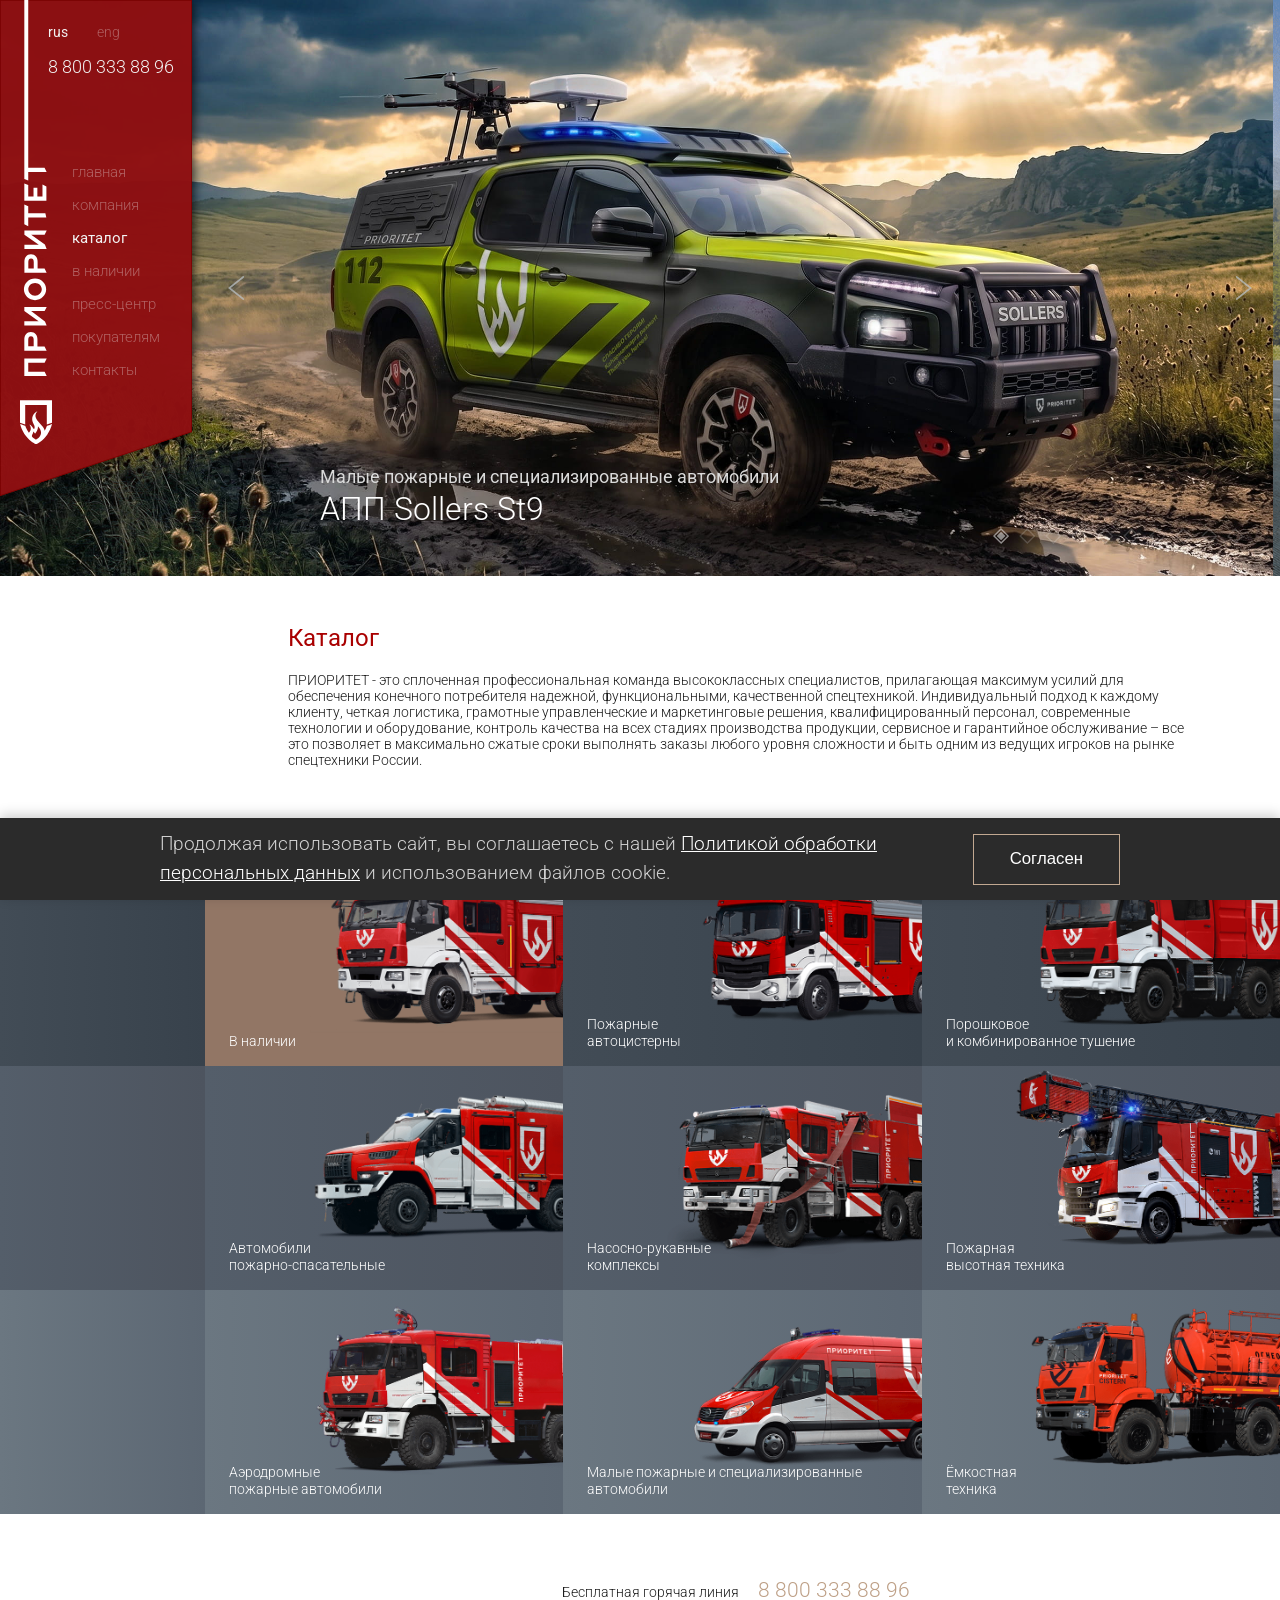
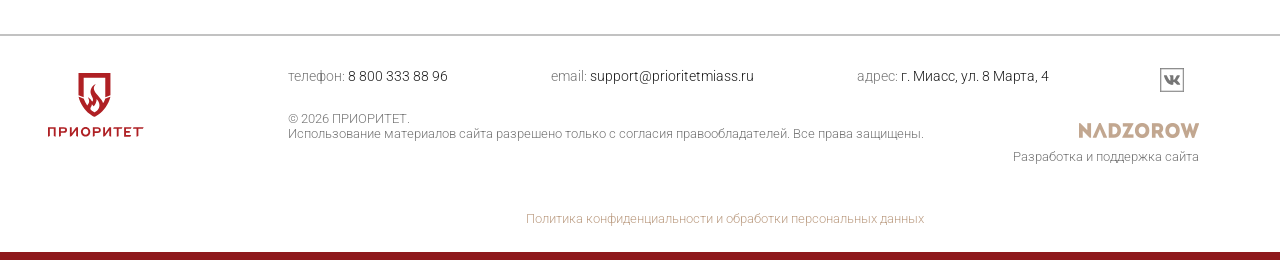
<file: catalog/index.html>
<!DOCTYPE html>

<html lang="ru-RU" prefix="og: http://ogp.me/ns# article: http://ogp.me/ns/article#">
<head><script>window.OFFLINE_ROOT="../";window.ym=function(){};</script><script src="../offline-data.js"></script><script src="../offline-runtime.js"></script>
<meta charset="utf-8"/>
<meta content="width=device-width, initial-scale=1" name="viewport"/>
<link href="index.html" hreflang="ru" rel="alternate"/>
<link href="https://prioritetmiass.ru/en/catalog/" hreflang="en" rel="alternate"/>
<title>Продукты - ПРИОРИТЕТ</title>
<link href="index.html" rel="canonical"/>
<link href="https://prioritetmiass.ru/catalog/page/2/" rel="next"/>
<meta content="ru_RU" property="og:locale"/>
<meta content="en_GB" property="og:locale:alternate"/>
<meta content="website" property="og:type"/>
<meta content="Продукты - ПРИОРИТЕТ" property="og:title"/>
<meta content="https://prioritetmiass.ru/catalog/" property="og:url"/>
<meta content="ПРИОРИТЕТ" property="og:site_name"/>
<meta content="https://prioritetmiass.ru/wp-content/uploads/2019/11/logo_footer.png" property="og:image"/>
<meta content="120" property="og:image:width"/>
<meta content="79" property="og:image:height"/>
<meta content="image/png" property="og:image:type"/>
<meta content="summary_large_image" name="twitter:card"/>
<script class="yoast-schema-graph" type="application/ld+json">{"@context":"https:\/\/schema.org","@graph":[{"@type":"CollectionPage","@id":"https:\/\/prioritetmiass.ru\/catalog\/","url":"https:\/\/prioritetmiass.ru\/catalog\/","name":"Продукты - ПРИОРИТЕТ","isPartOf":{"@id":"https:\/\/prioritetmiass.ru\/#website"},"primaryImageOfPage":{"@id":"https:\/\/prioritetmiass.ru\/catalog\/#primaryimage"},"image":{"@id":"https:\/\/prioritetmiass.ru\/catalog\/#primaryimage"},"thumbnailUrl":"https:\/\/prioritetmiass.ru\/wp-content\/uploads\/2022\/10\/az-steel-old-prev_min.png","breadcrumb":{"@id":"https:\/\/prioritetmiass.ru\/catalog\/#breadcrumb"},"inLanguage":"ru-RU"},{"@type":"ImageObject","inLanguage":"ru-RU","@id":"https:\/\/prioritetmiass.ru\/catalog\/#primaryimage","url":"https:\/\/prioritetmiass.ru\/wp-content\/uploads\/2022\/10\/az-steel-old-prev_min.png","contentUrl":"https:\/\/prioritetmiass.ru\/wp-content\/uploads\/2022\/10\/az-steel-old-prev_min.png","width":720,"height":400},{"@type":"BreadcrumbList","@id":"https:\/\/prioritetmiass.ru\/catalog\/#breadcrumb","itemListElement":[{"@type":"ListItem","position":1,"name":"Главная","item":"https:\/\/prioritetmiass.ru\/"},{"@type":"ListItem","position":2,"name":"Каталог","item":"https:\/\/prioritetmiass.ru\/catalog\/"}]},{"@type":"WebSite","@id":"https:\/\/prioritetmiass.ru\/#website","url":"https:\/\/prioritetmiass.ru\/","name":"ПРИОРИТЕТ","description":"Компания «Приоритет» более 20 лет является одним из крупнейших российских производителей пожарной техники с непрерывным циклом производства, расположенного на территории Челябинской области в городе Миасс.","publisher":{"@id":"https:\/\/prioritetmiass.ru\/#organization"},"inLanguage":"ru-RU"},{"@type":"Organization","@id":"https:\/\/prioritetmiass.ru\/#organization","name":"ООО \"ПРИОРИТЕТ\"","url":"https:\/\/prioritetmiass.ru\/","logo":{"@type":"ImageObject","inLanguage":"ru-RU","@id":"https:\/\/prioritetmiass.ru\/#\/schema\/logo\/image\/","url":"https:\/\/prioritetmiass.ru\/wp-content\/uploads\/2019\/11\/logo_footer.png","contentUrl":"https:\/\/prioritetmiass.ru\/wp-content\/uploads\/2019\/11\/logo_footer.png","width":120,"height":79,"caption":"ООО \"ПРИОРИТЕТ\""},"image":{"@id":"https:\/\/prioritetmiass.ru\/#\/schema\/logo\/image\/"},"telephone":"+73513289969","email":"info@prioritetmiass.ru","address":{"@type":"PostalAddress","postalCode":"456317","addressRegion":"Челябинская область","addressLocality":"Миасс","streetAddress":"улица 8 Марта, дом 4","addressCountry":"RU"},"contactPoint":[{"@type":"ContactPoint","contactType":"customer service","url":"https:\/\/prioritetmiass.ru\/contacts\/","telephone":"+73513289969","email":"info@prioritetmiass.ru","description":"ПН-ПТ: 08:15–17:30, обед 12:30–13:15 СБ, ВС: выходные","hoursAvailable":[{"@type":"OpeningHoursSpecification","dayOfWeek":["https:\/\/schema.org\/Monday","https:\/\/schema.org\/Tuesday","https:\/\/schema.org\/Wednesday","https:\/\/schema.org\/Thursday","https:\/\/schema.org\/Friday"],"opens":"08:15","closes":"12:30"},{"@type":"OpeningHoursSpecification","dayOfWeek":["https:\/\/schema.org\/Monday","https:\/\/schema.org\/Tuesday","https:\/\/schema.org\/Wednesday","https:\/\/schema.org\/Thursday","https:\/\/schema.org\/Friday"],"opens":"13:15","closes":"17:30"}]},{"@type":"ContactPoint","contactType":"customer service","telephone":"+78003338896","contactOption":"https:\/\/schema.org\/TollFree"}]}]}</script>
<link href="https://prioritetmiass.ru/catalog/feed/" rel="alternate" title="ПРИОРИТЕТ » Лента записей типа «Продукты»" type="application/rss+xml"/>
<style id="wp-img-auto-sizes-contain-inline-css">
img:is([sizes=auto i],[sizes^="auto," i]){contain-intrinsic-size:3000px 1500px}
/*# sourceURL=wp-img-auto-sizes-contain-inline-css */
</style>
<style id="wp-emoji-styles-inline-css">

	img.wp-smiley, img.emoji {
		display: inline !important;
		border: none !important;
		box-shadow: none !important;
		height: 1em !important;
		width: 1em !important;
		margin: 0 0.07em !important;
		vertical-align: -0.1em !important;
		background: none !important;
		padding: 0 !important;
	}
/*# sourceURL=wp-emoji-styles-inline-css */
</style>
<style id="wp-block-library-inline-css">
:root{--wp-block-synced-color:#7a00df;--wp-block-synced-color--rgb:122,0,223;--wp-bound-block-color:var(--wp-block-synced-color);--wp-editor-canvas-background:#ddd;--wp-admin-theme-color:#007cba;--wp-admin-theme-color--rgb:0,124,186;--wp-admin-theme-color-darker-10:#006ba1;--wp-admin-theme-color-darker-10--rgb:0,107,160.5;--wp-admin-theme-color-darker-20:#005a87;--wp-admin-theme-color-darker-20--rgb:0,90,135;--wp-admin-border-width-focus:2px}@media (min-resolution:192dpi){:root{--wp-admin-border-width-focus:1.5px}}.wp-element-button{cursor:pointer}:root .has-very-light-gray-background-color{background-color:#eee}:root .has-very-dark-gray-background-color{background-color:#313131}:root .has-very-light-gray-color{color:#eee}:root .has-very-dark-gray-color{color:#313131}:root .has-vivid-green-cyan-to-vivid-cyan-blue-gradient-background{background:linear-gradient(135deg,#00d084,#0693e3)}:root .has-purple-crush-gradient-background{background:linear-gradient(135deg,#34e2e4,#4721fb 50%,#ab1dfe)}:root .has-hazy-dawn-gradient-background{background:linear-gradient(135deg,#faaca8,#dad0ec)}:root .has-subdued-olive-gradient-background{background:linear-gradient(135deg,#fafae1,#67a671)}:root .has-atomic-cream-gradient-background{background:linear-gradient(135deg,#fdd79a,#004a59)}:root .has-nightshade-gradient-background{background:linear-gradient(135deg,#330968,#31cdcf)}:root .has-midnight-gradient-background{background:linear-gradient(135deg,#020381,#2874fc)}:root{--wp--preset--font-size--normal:16px;--wp--preset--font-size--huge:42px}.has-regular-font-size{font-size:1em}.has-larger-font-size{font-size:2.625em}.has-normal-font-size{font-size:var(--wp--preset--font-size--normal)}.has-huge-font-size{font-size:var(--wp--preset--font-size--huge)}:root .has-text-align-center{text-align:center}:root .has-text-align-left{text-align:left}:root .has-text-align-right{text-align:right}.has-fit-text{white-space:nowrap!important}#end-resizable-editor-section{display:none}.aligncenter{clear:both}.items-justified-left{justify-content:flex-start}.items-justified-center{justify-content:center}.items-justified-right{justify-content:flex-end}.items-justified-space-between{justify-content:space-between}.screen-reader-text{word-wrap:normal!important;border:0;clip-path:inset(50%);height:1px;margin:-1px;overflow:hidden;padding:0;position:absolute;width:1px;word-break:normal!important}.screen-reader-text:focus{background-color:#ddd;clip-path:none;color:#444;display:block;font-size:1em;height:auto;left:5px;line-height:normal;padding:15px 23px 14px;text-decoration:none;top:5px;width:auto;z-index:100000}html :where(.has-border-color){border-style:solid}html :where([style^=border-color],[style*=";border-color"],[style*="; border-color"]){border-style:solid}html :where([style^=border-top-color],[style*=";border-top-color"],[style*="; border-top-color"]){border-top-style:solid}html :where([style^=border-right-color],[style*=";border-right-color"],[style*="; border-right-color"]){border-right-style:solid}html :where([style^=border-bottom-color],[style*=";border-bottom-color"],[style*="; border-bottom-color"]){border-bottom-style:solid}html :where([style^=border-left-color],[style*=";border-left-color"],[style*="; border-left-color"]){border-left-style:solid}html :where([style^=border-width],[style*=";border-width"],[style*="; border-width"]){border-style:solid}html :where([style^=border-top-width],[style*=";border-top-width"],[style*="; border-top-width"]){border-top-style:solid}html :where([style^=border-right-width],[style*=";border-right-width"],[style*="; border-right-width"]){border-right-style:solid}html :where([style^=border-bottom-width],[style*=";border-bottom-width"],[style*="; border-bottom-width"]){border-bottom-style:solid}html :where([style^=border-left-width],[style*=";border-left-width"],[style*="; border-left-width"]){border-left-style:solid}html :where(img[class*=wp-image-]){height:auto;max-width:100%}:where(figure){margin:0 0 1em}html :where(.is-position-sticky){--wp-admin--admin-bar--position-offset:var(--wp-admin--admin-bar--height,0px)}@media screen and (max-width:600px){html :where(.is-position-sticky){--wp-admin--admin-bar--position-offset:0px}}
/*wp_block_styles_on_demand_placeholder:6afd92b5a4c6e*/
/*# sourceURL=wp-block-library-inline-css */
</style>
<style id="classic-theme-styles-inline-css">
/*! This file is auto-generated */
.wp-block-button__link{color:#fff;background-color:#32373c;border-radius:9999px;box-shadow:none;text-decoration:none;padding:calc(.667em + 2px) calc(1.333em + 2px);font-size:1.125em}.wp-block-file__button{background:#32373c;color:#fff;text-decoration:none}
/*# sourceURL=/wp-includes/css/classic-themes.min.css */
</style>
<style id="wp-block-styles-placeholder-inline-css">
:root { --wp-internal-comment: "Placeholder for wp_hoist_late_printed_styles() to replace with the block styles printed at wp_footer." }
/*# sourceURL=wp-block-styles-placeholder-inline-css */
</style>
<style id="wp-global-styles-placeholder-inline-css">
:root { --wp-internal-comment: "Placeholder for wp_hoist_late_printed_styles() to replace with the global-styles printed at wp_footer." }
/*# sourceURL=wp-global-styles-placeholder-inline-css */
</style>
<link href="../assets/styles-84afb80268a6.css" id="contact-form-7-css" media="all" rel="stylesheet"/>
<link href="../assets/style-54b28ba74781.css" id="taxonomy-image-plugin-public-css" media="screen" rel="stylesheet"/>
<link href="../assets/style-a0aa7575ba92.css" id="prioritet-style-css" media="all" rel="stylesheet"/>
<style id="prioritet-style-inline-css">
/* cyrillic-ext */
@font-face {
  font-family: 'Roboto';
  font-style: normal;
  font-weight: 300 600;
  font-stretch: 100%;
  font-display: swap;
  src: url(../assets/roboto-cyrillic-ext-01f94d674d-f4a430c0e5a4.woff2) format('woff2');
  unicode-range: U+0460-052F, U+1C80-1C8A, U+20B4, U+2DE0-2DFF, U+A640-A69F, U+FE2E-FE2F;
}
/* cyrillic */
@font-face {
  font-family: 'Roboto';
  font-style: normal;
  font-weight: 300 600;
  font-stretch: 100%;
  font-display: swap;
  src: url(../assets/roboto-cyrillic-481dd0c01e-d9e542178339.woff2) format('woff2');
  unicode-range: U+0301, U+0400-045F, U+0490-0491, U+04B0-04B1, U+2116;
}
/* greek-ext */
@font-face {
  font-family: 'Roboto';
  font-style: normal;
  font-weight: 300 600;
  font-stretch: 100%;
  font-display: swap;
  src: url(../assets/roboto-greek-ext-ec7769b089-582187fecbe4.woff2) format('woff2');
  unicode-range: U+1F00-1FFF;
}
/* greek */
@font-face {
  font-family: 'Roboto';
  font-style: normal;
  font-weight: 300 600;
  font-stretch: 100%;
  font-display: swap;
  src: url(../assets/roboto-greek-97fbf7bd0b-cac65f0a925e.woff2) format('woff2');
  unicode-range: U+0370-0377, U+037A-037F, U+0384-038A, U+038C, U+038E-03A1, U+03A3-03FF;
}
/* math */
@font-face {
  font-family: 'Roboto';
  font-style: normal;
  font-weight: 300 600;
  font-stretch: 100%;
  font-display: swap;
  src: url(../assets/roboto-math-7cb4281a0c-d9a36052c615.woff2) format('woff2');
  unicode-range: U+0302-0303, U+0305, U+0307-0308, U+0310, U+0312, U+0315, U+031A, U+0326-0327, U+032C, U+032F-0330, U+0332-0333, U+0338, U+033A, U+0346, U+034D, U+0391-03A1, U+03A3-03A9, U+03B1-03C9, U+03D1, U+03D5-03D6, U+03F0-03F1, U+03F4-03F5, U+2016-2017, U+2034-2038, U+203C, U+2040, U+2043, U+2047, U+2050, U+2057, U+205F, U+2070-2071, U+2074-209F, U+20D0-20DC, U+20E1, U+20E5-20EF, U+2100-2112, U+2114-2115, U+2117-2121, U+2123-214F, U+2190, U+2192, U+2194-21AE, U+21B0-21E5, U+21F1-21F2, U+21F4-2211, U+2213-2214, U+2216-22FF, U+2308-230B, U+2310, U+2319, U+231C-2321, U+2336-237A, U+237C, U+2395, U+239B-23B7, U+23D0, U+23DC-23E1, U+2474-2475, U+25AF, U+25B3, U+25B7, U+25BD, U+25C1, U+25CA, U+25CC, U+25FB, U+266D-266F, U+27C0-27FF, U+2900-2AFF, U+2B0E-2B11, U+2B30-2B4C, U+2BFE, U+3030, U+FF5B, U+FF5D, U+1D400-1D7FF, U+1EE00-1EEFF;
}
/* symbols */
@font-face {
  font-family: 'Roboto';
  font-style: normal;
  font-weight: 300 600;
  font-stretch: 100%;
  font-display: swap;
  src: url(../assets/roboto-symbols-2addf2d86d-60a261f9004b.woff2) format('woff2');
  unicode-range: U+0001-000C, U+000E-001F, U+007F-009F, U+20DD-20E0, U+20E2-20E4, U+2150-218F, U+2190, U+2192, U+2194-2199, U+21AF, U+21E6-21F0, U+21F3, U+2218-2219, U+2299, U+22C4-22C6, U+2300-243F, U+2440-244A, U+2460-24FF, U+25A0-27BF, U+2800-28FF, U+2921-2922, U+2981, U+29BF, U+29EB, U+2B00-2BFF, U+4DC0-4DFF, U+FFF9-FFFB, U+10140-1018E, U+10190-1019C, U+101A0, U+101D0-101FD, U+102E0-102FB, U+10E60-10E7E, U+1D2C0-1D2D3, U+1D2E0-1D37F, U+1F000-1F0FF, U+1F100-1F1AE, U+1F1E6-1F1FF, U+1F30D-1F30F, U+1F315, U+1F31C, U+1F31E, U+1F320-1F32C, U+1F336, U+1F378, U+1F37D, U+1F382, U+1F393-1F39F, U+1F3A7-1F3A8, U+1F3AC-1F3AF, U+1F3C2, U+1F3C4-1F3C6, U+1F3CA-1F3CE, U+1F3D4-1F3E0, U+1F3ED, U+1F3F1-1F3F3, U+1F3F5-1F3F7, U+1F408, U+1F415, U+1F41F, U+1F426, U+1F43F, U+1F441-1F442, U+1F444, U+1F446-1F449, U+1F44C-1F44E, U+1F453, U+1F46A, U+1F47D, U+1F4A3, U+1F4B0, U+1F4B3, U+1F4B9, U+1F4BB, U+1F4BF, U+1F4C8-1F4CB, U+1F4D6, U+1F4DA, U+1F4DF, U+1F4E3-1F4E6, U+1F4EA-1F4ED, U+1F4F7, U+1F4F9-1F4FB, U+1F4FD-1F4FE, U+1F503, U+1F507-1F50B, U+1F50D, U+1F512-1F513, U+1F53E-1F54A, U+1F54F-1F5FA, U+1F610, U+1F650-1F67F, U+1F687, U+1F68D, U+1F691, U+1F694, U+1F698, U+1F6AD, U+1F6B2, U+1F6B9-1F6BA, U+1F6BC, U+1F6C6-1F6CF, U+1F6D3-1F6D7, U+1F6E0-1F6EA, U+1F6F0-1F6F3, U+1F6F7-1F6FC, U+1F700-1F80B, U+1F810-1F847, U+1F850-1F859, U+1F860-1F887, U+1F890-1F8AD, U+1F8B0-1F8BB, U+1F8C0-1F8C1, U+1F8D0-1F8D8, U+1F900-1F90B, U+1F93B, U+1F946, U+1F984, U+1F996, U+1F9E9, U+1FA00-1FA6F, U+1FA70-1FA7C, U+1FA80-1FAC6, U+1FAC8, U+1FACC-1FADD, U+1FADF-1FAEB, U+1FAEF-1FAFA, U+1FB00-1FBFF;
}
/* vietnamese */
@font-face {
  font-family: 'Roboto';
  font-style: normal;
  font-weight: 300 600;
  font-stretch: 100%;
  font-display: swap;
  src: url(../assets/roboto-vietnamese-0b60bbe04e-c9fa718d05fb.woff2) format('woff2');
  unicode-range: U+0102-0103, U+0110-0111, U+0128-0129, U+0168-0169, U+01A0-01A1, U+01AF-01B0, U+0300-0301, U+0303-0304, U+0308-0309, U+0323, U+0329, U+1EA0-1EF9, U+20AB;
}
/* latin-ext */
@font-face {
  font-family: 'Roboto';
  font-style: normal;
  font-weight: 300 600;
  font-stretch: 100%;
  font-display: swap;
  src: url(../assets/roboto-latin-ext-cedb374b05-c6bb432dd56a.woff2) format('woff2');
  unicode-range: U+0100-02BA, U+02BD-02C5, U+02C7-02CC, U+02CE-02D7, U+02DD-02FF, U+0304, U+0308, U+0329, U+1D00-1DBF, U+1E00-1E9F, U+1EF2-1EFF, U+2020, U+20A0-20AB, U+20AD-20C4, U+2113, U+2C60-2C7F, U+A720-A7FF;
}
/* latin */
@font-face {
  font-family: 'Roboto';
  font-style: normal;
  font-weight: 300 600;
  font-stretch: 100%;
  font-display: swap;
  src: url(../assets/roboto-latin-1404ca348b-d2f98be1dfab.woff2) format('woff2');
  unicode-range: U+0000-00FF, U+0131, U+0152-0153, U+02BB-02BC, U+02C6, U+02DA, U+02DC, U+0304, U+0308, U+0329, U+2000-206F, U+20AC, U+2122, U+2191, U+2193, U+2212, U+2215, U+FEFF, U+FFFD;
}

/*# sourceURL=prioritet-style-inline-css */
</style>
<link href="../assets/animate-eef188c0dc11.css" id="prioritet-animate-css" media="all" rel="stylesheet"/>
<link href="../assets/magnific-popup-88febdb47145.css" id="prioritet-magnific-popup-css" media="print" onload="this.media='all';this.onload=null" rel="stylesheet"/>
<noscript><link href="../assets/magnific-popup-88febdb47145.css" id="prioritet-magnific-popup-css" media="all" rel="stylesheet"/>
</noscript>
<link href="../assets/lightbox-3e2fbdf6ca98.css" id="prioritet-lightbox-css" media="print" onload="this.media='all';this.onload=null" rel="stylesheet"/>
<noscript><link href="../assets/lightbox-3e2fbdf6ca98.css" id="prioritet-lightbox-css" media="all" rel="stylesheet"/>
</noscript>
<link href="../assets/quote-form-9e2a336093df.css" id="prioritet-quote-form-css" media="print" onload="this.media='all';this.onload=null" rel="stylesheet"/>
<noscript><link href="../assets/quote-form-9e2a336093df.css" id="prioritet-quote-form-css" media="all" rel="stylesheet"/>
</noscript>
<link href="../assets/slick-9386dbbb4031.css" id="prioritet-slick-style-css" media="all" rel="stylesheet"/>
<style id="prioritet-slick-style-inline-css">

/* Slider */
.slick-loading .slick-list
{
    background: #fff url('../assets/ajax-loader-c1ec11e58cd8.gif') center center no-repeat;
}

/* Icons */
@font-face
{
    font-family: 'slick';
    font-display: swap;
    font-weight: normal;
    font-style: normal;

    src: none;
    src: none format('embedded-opentype'), url('../assets/slick-4aaa7d511a88.woff') format('woff'), url('../assets/slick-26ad0bf89a63.ttf') format('truetype'), none format('svg');
}
/* Arrows */
.slick-prev,
.slick-next
{
    font-size: 0;
    line-height: 0;

    position: absolute;
    top: 50%;

    display: block;

    width: 20px;
    height: 20px;
    padding: 0;
    -webkit-transform: translate(0, -50%);
    -ms-transform: translate(0, -50%);
    transform: translate(0, -50%);

    cursor: pointer;

    color: transparent;
    border: none;
    outline: none;
    background: transparent;
}
.slick-prev:hover,
.slick-prev:focus,
.slick-next:hover,
.slick-next:focus
{
    color: transparent;
    outline: none;
    background: transparent;
}
.slick-prev:hover:before,
.slick-prev:focus:before,
.slick-next:hover:before,
.slick-next:focus:before
{
    opacity: 1;
}
.slick-prev.slick-disabled:before,
.slick-next.slick-disabled:before
{
    opacity: .25;
}

.slick-prev:before,
.slick-next:before
{
    font-family: 'slick';
    font-size: 20px;
    line-height: 1;

    opacity: .75;
    color: white;

    -webkit-font-smoothing: antialiased;
    -moz-osx-font-smoothing: grayscale;
}

.slick-prev
{
    left: -25px;
}
[dir='rtl'] .slick-prev
{
    right: -25px;
    left: auto;
}
.slick-prev:before
{
    content: '←';
}
[dir='rtl'] .slick-prev:before
{
    content: '→';
}

.slick-next
{
    right: -25px;
}
[dir='rtl'] .slick-next
{
    right: auto;
    left: -25px;
}
.slick-next:before
{
    content: '→';
}
[dir='rtl'] .slick-next:before
{
    content: '←';
}

/* Dots */
.slick-dotted.slick-slider
{
    margin-bottom: 30px;
}

.slick-dots
{
    position: absolute;
    bottom: -25px;

    display: block;

    width: 100%;
    padding: 0;
    margin: 0;

    list-style: none;

    text-align: center;
}
.slick-dots li
{
    position: relative;

    display: inline-block;

    width: 20px;
    height: 20px;
    margin: 0 5px;
    padding: 0;

    cursor: pointer;
}
.slick-dots li button
{
    font-size: 0;
    line-height: 0;

    display: block;

    width: 20px;
    height: 20px;
    padding: 5px;

    cursor: pointer;

    color: transparent;
    border: 0;
    outline: none;
    background: transparent;
}
.slick-dots li button:hover,
.slick-dots li button:focus
{
    outline: none;
}
.slick-dots li button:hover:before,
.slick-dots li button:focus:before
{
    opacity: 1;
}
.slick-dots li button:before
{
    font-family: 'slick';
    font-size: 6px;
    line-height: 20px;

    position: absolute;
    top: 0;
    left: 0;

    width: 20px;
    height: 20px;

    content: '•';
    text-align: center;

    opacity: .25;
    color: black;

    -webkit-font-smoothing: antialiased;
    -moz-osx-font-smoothing: grayscale;
}
.slick-dots li.slick-active button:before
{
    opacity: .75;
    color: black;
}

/*# sourceURL=prioritet-slick-style-inline-css */
</style>
<link href="../assets/catalog-style-5f826dd3d6bb.css" id="catalog-style-css" media="all" rel="stylesheet"/>
<link href="https://prioritetmiass.ru/wp-json/" rel="https://api.w.org/"/><link href="https://prioritetmiass.ru/xmlrpc.php?rsd" rel="EditURI" title="RSD" type="application/rsd+xml"/>
<meta content="WordPress 7.1.4" name="generator"/>
<meta content="1.5.7" name="cdp-version"/><script type="text/javascript">window.wp_data = {"ajax_url":"https:\/\/prioritetmiass.ru\/wp-admin\/admin-ajax.php"};</script> <style>
			.goods-catalog-container {
				width: 100%;
							}
			.goods-catalog {
							}
			.goods-catalog .grid {
				width:190px
			}
			.goods-sidebar {
							}
			.goods-info {
				width: 60%			}
		</style>
<style id="wp-custom-css">
/* --- Стили для баннера 152-ФЗ (база 1rem = 40px) --- */
.fz152-banner {
    position: fixed;
    bottom: 0;
    left: 0;
    width: 100%;
    background-color: #2b2b2b;
    color: #ffffff;
    z-index: 99999;
    box-shadow: 0 -0.1rem 0.375rem rgba(0, 0, 0, 0.2); /* Тень ~4px 15px */
    padding: 0.375rem 0; /* Отступ ~15px */
    font-family: inherit; 
}

.fz152-banner-container {
    display: flex;
    justify-content: space-between;
    align-items: center;
    max-width: 30rem; /* Ширина ~1200px */
    margin: 0 auto;
    padding: 0 0.5rem; /* Отступы по бокам ~20px */
    gap: 0.5rem; /* Расстояние между текстом и кнопкой ~20px */
}

.fz152-text {
    margin: 0;
    font-size: 0.6rem; /* Размер текста ~14px */
    line-height: 1.5;
    color: #d1d1d1;
}

.fz152-text a {
    color: #ffffff;
    text-decoration: underline;
    transition: color 0.3s ease;
}

.fz152-text a:hover {
    color: #cc0000; 
    text-decoration: none;
}
.fz152-btn {
    background-color: transparent; /* Прозрачный фон */
    color: #ffffff; 
    border: 1px solid #c2a891; /* Тонкая рамка в цвет ваших ползунков */
    padding: 0.45rem 1.125rem; 
    cursor: pointer;
    border-radius: 0; /* Строгие прямые углы */
    font-weight: 400; /* Обычный шрифт вместо жирного */
    font-size: 0.525rem; 
    text-transform: none; /* Убираем принудительные заглавные буквы */
    transition: background-color 0.3s ease, color 0.3s ease;
    white-space: nowrap;
}

.fz152-btn:hover {
    background-color: #c2a891; /* При наведении кнопка заливается фирменным бежевым */
    color: #2b2b2b; /* А текст становится темным для контраста */
}

.fz152-btn:active {
    transform: scale(0.98);
}

/* Адаптивность для мобильных телефонов */
@media (max-width: 19.2rem) { /* Точка перелома ~768px */
    .fz152-banner-container {
        flex-direction: column;
        text-align: center;
        gap: 0.375rem; /* ~15px */
        padding: 0 0.375rem; /* ~15px */
    }
    .fz152-text {
        font-size: 0.3rem; /* ~12px */
    }
    .fz152-btn {
        width: 100%;
        padding: 0.3rem 0.5rem;
    }
}
</style>
<link href="../assets/apple-icon-57x57-d3736296a676.png" rel="apple-touch-icon" sizes="57x57"/>
<link href="../assets/apple-icon-60x60-b83f4108d9f1.png" rel="apple-touch-icon" sizes="60x60"/>
<link href="../assets/apple-icon-72x72-85166d3e62b2.png" rel="apple-touch-icon" sizes="72x72"/>
<link href="../assets/apple-icon-76x76-dbbb517f816b.png" rel="apple-touch-icon" sizes="76x76"/>
<link href="../assets/apple-icon-114x114-72acafd9141e.png" rel="apple-touch-icon" sizes="114x114"/>
<link href="../assets/apple-icon-120x120-26e14207fa6e.png" rel="apple-touch-icon" sizes="120x120"/>
<link href="../assets/apple-icon-144x144-bb6871fe1f64.png" rel="apple-touch-icon" sizes="144x144"/>
<link href="../assets/apple-icon-152x152-b20e6fcb581d.png" rel="apple-touch-icon" sizes="152x152"/>
<link href="../assets/apple-icon-180x180-2b64786ee35c.png" rel="apple-touch-icon" sizes="180x180"/>
<link href="../assets/android-icon-192x192-bfb912c037ad.png" rel="icon" sizes="192x192" type="image/png"/>
<link href="../assets/favicon-32x32-789081e8be82.png" rel="icon" sizes="32x32" type="image/png"/>
<link href="../assets/favicon-96x96-3ec2ce2dfd69.png" rel="icon" sizes="96x96" type="image/png"/>
<link href="../assets/favicon-16x16-22eb07772eec.png" rel="icon" sizes="16x16" type="image/png"/>
<link href="https://prioritetmiass.ru/manifest.json" rel="manifest"/>
<meta content="#ffffff" name="msapplication-TileColor"/>
<meta content="/ms-icon-144x144.png" name="msapplication-TileImage"/>
<meta content="#ffffff" name="theme-color"/>
<meta content="9887594f7b6e04fd" name="yandex-verification"/>
<meta content="noindex, nofollow" name="robots"/><link href="../offline-runtime.css" rel="stylesheet"/></head>
<body>
<header>
<div class="main_menu_mobile_back"></div>
<div class="main_menu">
<div class="back_image">
<svg height="620" viewbox="0 0 240 620" width="240" xmlns="http://www.w3.org/2000/svg"><defs><clippath id="v0j9a"><path d="M0 0h240v540L0 620z" fill="#fff"></path></clippath></defs><g><g><path d="M0 0h240v540L0 620z" fill="#8e1012"></path><path clip-path='url("#v0j9a")' d="M0 0v0h240v540L0 620v0z" fill="none" stroke="#7b0000" stroke-miterlimit="50" stroke-width="2"></path></g></g></svg> </div>
<a href="../index.html">
<div class="main_menu_logo">
<svg style="enable-background:new 0 0 40 555;" version="1.1" viewbox="0 0 40 555" x="0px" xml:space="preserve" xmlns="http://www.w3.org/2000/svg" xmlns:xlink="http://www.w3.org/1999/xlink" y="0px"> <g id="Слой_7"> <g> <g> <polygon class="st0" points="0,500.4 0,528.4 6.5,530.7 6.5,506.3 33.5,506.3 33.5,530.7 40,528.4 40,500.4 "></polygon> <g> <g> <path class="st0" d="M37.8,530.9c-1,0.4-2,0.7-3,1.1c-0.3,0.1-1.1,0.2-1.2,0.5c-0.1,0.2-0.2,0.5-0.3,0.7 c-0.7,1.8-1.5,3.6-2.5,5.3c-0.3-2.5-1.9-4.4-3.4-6.2c-1.6-1.9-3.4-3.8-4.9-5.8c-1.4-1.7-2.8-3.7-3.1-5.9 c-0.4-2.6,0.9-4.4,2.4-6.4c-2.4,1.2-4.6,2.9-5.7,5.5c-0.9,2.1-1.1,4.2-0.6,6.4c0.4,1.9,2.4,5.5,2.5,6c0.3,1.4,0.6,2.9-0.3,4 c-1-0.1-1.5-1.3-2.5-2.7c-1.7-2.4-3.5-2.5-3.4-2.4c0.3,0.3,0.7,0.9,0.9,1.2c0.6,1.2,0.8,2.6,0.8,3.6c0,2-1.3,3.6-2.4,5.1 c-1.6-2.2-2.9-4.8-4-7.3c-0.1-0.3-0.2-0.7-0.4-1c-0.2-0.4-0.1-0.3-0.5-0.4c-0.6-0.2-1.2-0.4-1.8-0.6c-1.4-0.5-2.9-1-4.3-1.5 c2.1,8.5,7.1,16.4,14.1,21.7c0.8,0.6,1.7,1.2,2.5,1.7c0.9,0.6,1.9,1.3,2.9,1.6c0.8,0.2,1.8-0.4,2.5-0.8c1-0.6,2-1.2,2.9-1.9 c3.5-2.5,6.5-5.6,9-9.1c2.8-4,4.9-8.5,6-13.2C39.3,530.4,38.5,530.6,37.8,530.9z M25.2,544.7c-1.1,1.9-2.9,3.8-5,4.8 c-0.4,0.2-0.5,0.1-1-0.3c-0.3-0.2-0.7-0.5-1-0.7c-0.9-0.7-2.1-1.5-2.9-2.3c-1.6-2.1,1.7-4.3,1.2-6.8c1.1,0.9,1.6,1.5,2.2,2.6 c0.1,0.1,0.2,0.1,0.3,0c1-1.3,1.9-2.7,2.5-4.3c0.6-1.5,1.2-3.3,0.9-5C25.6,536.1,27.7,540.6,25.2,544.7z"></path> </g> </g> </g> </g> </g> <g id="Слой_6"> <g> <polygon class="st0" points="33.4,470 30.8,464.7 10.3,464.7 10.3,453.3 30.8,453.3 33.4,448.1 5.4,448.1 5.4,470 "></polygon> <path class="st0" d="M7.5,417.8L7.5,417.8c-1.4,1.6-2.1,3.8-2.1,6.5v14h27.9l-2.6-5.3h-8.9v-8.7c0-2.7-0.7-4.9-2.1-6.6 c-1.5-1.7-3.6-2.6-6.2-2.6C11,415.2,8.9,416.1,7.5,417.8z M10.3,433v-8.3c0-1.4,0.3-2.5,0.9-3.3c0.5-0.7,1.4-1,2.5-1 c1.2,0,2,0.3,2.5,1l0,0c0.6,0.8,0.9,2,0.9,3.4v8H10.3z"></path> <polygon class="st0" points="23.3,401.7 5.4,401.7 5.4,407 33.3,407 31.2,401.8 13.9,388.9 30.8,388.9 33.4,383.6 5.4,383.6 5.4,388.9 "></polygon> <path class="st0" d="M7.6,320.5L7.6,320.5c-1.4,1.6-2.1,3.8-2.1,6.5v13.9h27.8l-2.6-5.3H22v-8.5c0-2.7-0.7-4.9-2.1-6.6 c-1.5-1.7-3.6-2.6-6.2-2.6C11,318,9,318.8,7.6,320.5z M13.8,323.2c1.2,0,2,0.3,2.5,1l0,0c0.6,0.8,0.9,2,0.9,3.5v7.9h-6.8v-8.1 c0-1.4,0.3-2.5,0.9-3.3C11.8,323.6,12.6,323.2,13.8,323.2z"></path> <polygon class="st0" points="23.5,305.9 5.5,305.9 5.5,311.1 33.3,311.1 31.1,305.7 14,293.5 30.8,293.5 33.4,288.2 5.5,288.2 5.5,293.5 "></polygon> <polygon class="st0" points="10.3,282.7 10.3,272 32.9,272 31.7,266.7 10.3,266.7 10.3,257.7 5.4,255.7 5.4,280.4 "></polygon> <polygon class="st0" points="10.3,231.3 5.4,229.5 5.4,250.8 33,250.8 33,233.1 28.1,230.7 28.1,245.5 21.7,245.5 21.7,234.6 16.9,234.6 16.9,245.5 10.3,245.5 "></polygon> <polygon class="st0" points="5.4,223.9 10.3,225.5 10.3,215.1 33.3,215.1 30.7,209.8 10.3,209.8 10.3,0 5.4,0 "></polygon> <path class="st0" d="M4.9,361.7c0,7.5,6.2,13.5,13.9,13.5c7.7,0,13.9-6.1,13.9-13.5c0-7.5-6.2-13.5-13.9-13.5S4.9,354.3,4.9,361.7 z M18.8,353.7c4.7,0,8.4,3.5,8.4,8c0,4.5-3.7,8-8.4,8s-8.4-3.5-8.4-8S14.1,353.7,18.8,353.7z"></path> </g> </g> </svg>
</div>
</a>
<div class="main_menu_lang">
<a class="active blockh">rus</a><a class="blockh" href="https://prioritetmiass.ru/en/catalog/">eng</a> </div>
<div class="main_menu_phone">
<a class="dh" href="tel:88003338896">8 800 333 88 96</a>
</div>
<div class="main_menu_urls">
<div class="menu-osnovnoe-menyu-container"><ul class="menu" id="menu-osnovnoe-menyu"><li class="menu-item menu-item-type-post_type menu-item-object-page menu-item-home menu-item-948" id="menu-item-948"><a href="../index.html">главная</a></li>
<li class="menu-item menu-item-type-post_type menu-item-object-page menu-item-85" id="menu-item-85"><a href="../about/index.html">компания</a></li>
<li class="menu-item menu-item-type-post_type_archive menu-item-object-goods current-menu-item current-menu-item menu-item-72" id="menu-item-72"><a aria-current="page" href="index.html">каталог</a></li>
<li class="menu-item menu-item-type-post_type menu-item-object-page menu-item-40" id="menu-item-40"><a href="../specpred/index.html">в наличии</a></li>
<li class="menu-item menu-item-type-post_type menu-item-object-page menu-item-27" id="menu-item-27"><a href="../press-centr/index.html">пресс-центр</a></li>
<li class="menu-item menu-item-type-post_type menu-item-object-page menu-item-97" id="menu-item-97"><a href="../customers/index.html">покупателям</a></li>
<li class="menu-item menu-item-type-post_type menu-item-object-page menu-item-44" id="menu-item-44"><a href="../contacts/index.html">контакты</a></li>
</ul></div> </div>
</div>
<div class="mobile_top">
<div class="mobile_top_inner">
<a class="mob11" href="../index.html">
<svg id="Слой_1" style="enable-background:new 0 0 64 96;" version="1.1" viewbox="0 0 64 96" x="0px" xml:space="preserve" xmlns="http://www.w3.org/2000/svg" xmlns:xlink="http://www.w3.org/1999/xlink" y="0px"> <g id="Слой_8"> <g> <polygon class="st0" points="64,74.6 0,96 0,0 64,0 "></polygon> <path class="st1" d="M63.5,0.5v73.7l-63,21.1V0.5H63.5 M64,0H0v96l64-21.4V0L64,0z"></path> </g> </g> <g> <g> <polygon class="st2" points="15,20 15,43.5 20.4,45.3 20.4,24.9 43.1,24.9 43.1,45.3 48.5,43.5 48.5,20 "></polygon> <g> <g> <path class="st2" d="M46.7,45.5c-0.8,0.3-1.7,0.6-2.5,0.9c-0.2,0.1-0.9,0.2-1,0.3c-0.1,0.1-0.1,0.5-0.2,0.6 c-0.6,1.5-1.3,3-2.1,4.5c-0.2-2.1-1.5-3.7-2.9-5.2c-1.4-1.6-2.9-3.2-4.1-4.8c-1.1-1.5-2.3-3.1-2.6-4.9c-0.3-2.2,0.8-3.7,2-5.3 c-2.1,1-3.9,2.4-4.7,4.6c-0.7,1.7-0.9,3.4-0.5,5.3c0.3,1.6,2,4.6,2.1,5c0.3,1.1,0.5,2.4-0.2,3.3c-0.8-0.1-1.3-1-2.1-2.3 c-1.5-2.1-3-2.1-2.9-2.1c0.2,0.2,0.6,0.8,0.7,1c0.6,1,0.7,2.2,0.7,3.1c0,1.7-1,3-2.1,4.2c-1.4-1.8-2.4-4-3.3-6.1 c-0.1-0.2-0.2-0.6-0.3-0.8c-0.2-0.3-0.1-0.2-0.5-0.3c-0.5-0.1-1-0.3-1.5-0.6c-1.1-0.5-2.4-0.8-3.6-1.3C16.7,52,21,58.6,26.8,63 c0.7,0.5,1.4,1,2.1,1.5c0.8,0.5,1.6,1,2.4,1.3c0.7,0.2,1.5-0.3,2.1-0.7c0.8-0.5,1.6-1,2.4-1.5c3-2.1,5.5-4.6,7.5-7.6 c2.3-3.3,4-7.1,5-11C47.9,45.1,47.2,45.3,46.7,45.5z M36.1,57c-0.9,1.6-2.4,3.2-4.1,4c-0.3,0.2-0.5,0-0.8-0.2 c-0.2-0.2-0.6-0.3-0.8-0.6c-0.8-0.6-1.7-1.3-2.4-2c-1.4-1.7,1.4-3.6,1-5.7c0.9,0.8,1.3,1.3,1.8,2.2c0,0.1,0.2,0.1,0.2,0 c0.9-1.1,1.6-2.2,2.2-3.6c0.5-1.3,1-2.8,0.8-4.1C36.5,49.9,38.2,53.6,36.1,57z"></path> </g> </g> </g> </g> </svg>
</a>
<a class="mob12" href="../index.html">
<svg style="enable-background:new 0 0 72 48;" version="1.1" viewbox="0 0 72 48" x="0px" xml:space="preserve" xmlns="http://www.w3.org/2000/svg" xmlns:xlink="http://www.w3.org/1999/xlink" y="0px"> <g id="Слой_8"> <g> <polygon class="st0" points="52,48 72,0 0,0 0,48 "></polygon> <path class="st1" d="M0.5,47.6h51.1L71.4,0.4H0.5L0.5,47.6 M0,48L0,0h72L52,48H0L0,48z"></path> </g> <g> <g> <polygon class="st2" points="16,8 16,24.9 19.9,26.3 19.9,11.5 36.2,11.5 36.2,26.3 40.2,24.9 40.2,8 "></polygon> <g> <g> <path class="st2" d="M38.8,26.4c-0.6,0.2-1.2,0.4-1.8,0.7c-0.2,0.1-0.6,0.1-0.8,0.3c-0.1,0.1-0.1,0.3-0.2,0.4 c-0.4,1.1-0.9,2.2-1.5,3.2c-0.2-1.5-1.1-2.6-2.1-3.7c-1-1.2-2-2.3-3-3.5c-0.8-1.1-1.7-2.2-1.9-3.6c-0.2-1.6,0.5-2.7,1.4-3.9 c-1.5,0.8-2.8,1.8-3.4,3.3c-0.5,1.3-0.7,2.5-0.4,3.9c0.3,1.1,1.4,3.3,1.5,3.6c0.2,0.8,0.3,1.7-0.2,2.4 c-0.6-0.1-0.9-0.8-1.5-1.6C24,26.5,23,26.4,23,26.5c0.2,0.2,0.4,0.6,0.5,0.7c0.4,0.7,0.5,1.6,0.5,2.2c0,1.2-0.8,2.2-1.5,3.1 c-1-1.3-1.8-2.9-2.4-4.4c-0.1-0.2-0.1-0.4-0.2-0.6c-0.1-0.2-0.1-0.2-0.3-0.2c-0.4-0.1-0.7-0.3-1.1-0.4 c-0.9-0.3-1.7-0.6-2.6-0.9c1.3,5.1,4.3,9.9,8.5,13.1c0.5,0.4,1,0.7,1.5,1c0.6,0.3,1.1,0.8,1.8,0.9c0.5,0.1,1.1-0.2,1.5-0.5 c0.6-0.3,1.2-0.7,1.8-1.1c2.1-1.5,3.9-3.4,5.4-5.5c1.7-2.4,2.9-5.1,3.6-8C39.7,26.1,39.3,26.3,38.8,26.4z M31.2,34.8 c-0.7,1.2-1.8,2.3-3,2.9c-0.3,0.1-0.3,0-0.6-0.2c-0.2-0.1-0.4-0.3-0.6-0.4c-0.6-0.4-1.3-0.9-1.8-1.4c-1-1.3,1-2.6,0.8-4.1 c0.6,0.6,0.9,0.9,1.3,1.6c0,0.1,0.1,0.1,0.2,0c0.6-0.8,1.2-1.6,1.5-2.6c0.3-0.9,0.7-2,0.5-3C31.4,29.6,32.7,32.3,31.2,34.8z"></path> </g> </g> </g> </g> </g> </svg>
</a>
<a class="search-toggle" href="#search-popup"><svg height="21" id="Слой_1" style="enable-background:new 0 0 1024 1025;" version="1.1" viewbox="0 0 1024 1025" width="21" x="0px" xml:space="preserve" xmlns="http://www.w3.org/2000/svg" xmlns:xlink="http://www.w3.org/1999/xlink" y="0px"> <g> <g> <path d="M526.2,194.8c8.6,8.6,16.6,17.8,24.1,27.4c-2.2-2.9-4.5-5.8-6.7-8.7c14.6,19.1,26.8,39.9,36.2,62 c-1.5-3.4-2.9-6.9-4.3-10.2c9.7,23.1,16.3,47.4,19.6,72.3c-0.5-3.8-1-7.7-1.5-11.4c3.2,24.7,3.2,49.7,0,74.4 c0.5-3.8,1-7.7,1.5-11.4c-3.4,24.9-9.9,49.1-19.6,72.3c1.5-3.4,2.9-6.9,4.3-10.2c-9.4,22.1-21.5,42.9-36.2,62 c2.2-2.9,4.5-5.8,6.7-8.7c-14.9,19.3-32.3,36.6-51.5,51.5c2.9-2.2,5.8-4.5,8.7-6.7c-19.1,14.6-39.9,26.8-62,36.2 c3.4-1.5,6.9-2.9,10.2-4.3c-23.1,9.7-47.4,16.3-72.3,19.6c3.8-0.5,7.7-1,11.4-1.5c-24.7,3.2-49.7,3.2-74.4,0 c3.8,0.5,7.7,1,11.4,1.5c-24.9-3.4-49.1-9.9-72.3-19.6c3.4,1.5,6.9,2.9,10.2,4.3c-22.1-9.4-42.9-21.5-62-36.2 c2.9,2.2,5.8,4.5,8.7,6.7c-19.3-14.9-36.6-32.3-51.5-51.5c2.2,2.9,4.5,5.8,6.7,8.7c-14.6-19.1-26.8-39.9-36.2-62 c1.5,3.4,2.9,6.9,4.3,10.2c-9.7-23.1-16.3-47.4-19.6-72.3c0.5,3.8,1,7.7,1.5,11.4c-3.2-24.7-3.2-49.7,0-74.4 c-0.5,3.8-1,7.7-1.5,11.4c3.4-24.9,9.9-49.1,19.6-72.3c-1.5,3.4-2.9,6.9-4.3,10.2c9.4-22.1,21.5-42.9,36.2-62 c-2.2,2.9-4.5,5.8-6.7,8.7c14.9-19.3,32.3-36.6,51.5-51.5c-2.9,2.2-5.8,4.5-8.7,6.7c19.1-14.6,39.9-26.8,62-36.2 c-3.4,1.5-6.9,2.9-10.2,4.3c23.1-9.7,47.4-16.3,72.3-19.6c-3.8,0.5-7.7,1-11.4,1.5c24.7-3.2,49.7-3.2,74.4,0 c-3.8-0.5-7.7-1-11.4-1.5c24.9,3.4,49.1,9.9,72.3,19.6c-3.4-1.5-6.9-2.9-10.2-4.3c22.1,9.4,42.9,21.5,62,36.2 c-2.9-2.2-5.8-4.5-8.7-6.7C508.4,178.1,517.6,186.1,526.2,194.8c7.8,7.8,19.4,12.6,30.5,12.6c10.6,0,23.1-4.6,30.5-12.6 c7.5-8.2,13.1-18.9,12.6-30.5c-0.5-11.4-4.4-22.2-12.6-30.5c-46.2-45.9-107-78.7-171.4-89.5c-17.4-2.9-35-5-52.7-5.3 c-16.2-0.3-32.2,1-48.2,3.2c-16.1,2.2-31.9,5-47.5,9.6c-17,5-33.5,11.6-49.6,19c-29.7,13.8-57.1,33-81.1,55.2 c-24.5,22.6-45.8,49.7-62,78.9c-15.5,27.9-27.4,58.5-33.8,89.8s-9.1,63.8-6,95.7c3.1,32.3,9.8,63.8,22.3,93.7 c6.9,16.5,14.3,32.7,23.8,47.9c9.6,15.6,20.7,30.3,32.6,44.2c21.7,25.3,48.1,47.2,76.5,64.5c27.3,16.6,57.8,29.3,88.9,37 c62,15.3,129.8,12.7,189.8-9.9c16.8-6.4,33.4-13.6,49.1-22.5c15.7-8.9,30.2-19.5,44.4-30.7c26.3-20.8,48.8-46.5,67.3-74.4 c35.5-53.5,54-119.4,52.6-183.6c-1.5-64.5-22-129.6-60.3-181.7c-10.7-14.5-21.9-28.3-34.6-41c-7.7-7.8-19.4-12.6-30.5-12.6 c-10.6,0-23.1,4.6-30.5,12.6c-7.5,8.2-13.1,18.9-12.6,30.5C514.1,175.7,517.9,186.5,526.2,194.8z" style="fill: #999ea382"></path> </g> </g> <g> <g> <path d="M526.2,592.5c20.9,20.9,41.9,41.9,62.8,62.8c33.4,33.4,271.4,271.4,304.8,304.8c7.7,7.7,15.4,15.4,23.1,23.1 c7.8,7.8,19.4,12.6,30.5,12.6c10.6,0,23.1-4.6,30.5-12.6c7.5-8.2,13.1-18.9,12.6-30.5c-0.5-11.4-4.4-22.2-12.6-30.5 c-20.9-20.9-246.6-246.6-267.5-267.5C677,621.4,643.6,588,610.2,554.6c-7.7-7.7-15.4-15.4-23.1-23.1c-7.8-7.8-19.4-12.6-30.5-12.6 c-10.6,0-23.1,4.6-30.5,12.6c-7.5,8.2-13.1,18.9-12.6,30.5C514.1,573.5,517.9,584.2,526.2,592.5L526.2,592.5z" style="fill: #999ea382"></path> </g> </g> </svg>поиск</a>
<p class="mobile_top_text">меню    </p><button class="cmn-toggle-switch cmn-toggle-switch__htx"><span>меню</span></button>
</div>
</div>
</header>
<div class="goods-catalog-container">
<div class="goods_catalog">
<div class="catalog-inner">
<div class="main_slider slider_production">
<div class="slide front_page_slide4 left_car">
<a href="https://prioritetmiass.ru/catalog/app-sollers-st9/">
<img class="wow pulse" loading="eager" src="../assets/sollers-719767fd842c.jpg"/>
<div>
<p class="front_page_slide4_name_small wow fadeInRight" data-wow-delay="0.2s">Малые пожарные и специализированные автомобили</p>
<p class="front_page_slide4_name wow fadeInRight" data-wow-delay="0.4s">АПП Sollers St9</p>
</div>
</a>
</div>
<div class="slide front_page_slide4 left_car">
<a href="ats-3-0-30-jac-n120-m/index.html">
<img class="wow pulse" loading="eager" src="../assets/jac30-0d68c68df35d.jpg"/>
<div>
<p class="front_page_slide4_name_small wow fadeInRight" data-wow-delay="0.2s">Пожарные автоцистерны</p>
<p class="front_page_slide4_name wow fadeInRight" data-wow-delay="0.4s">АЦ-3,0-40/4 (JAC N120) М</p>
</div>
</a>
</div>
<div class="slide front_page_slide4 left_car">
<a href="https://prioritetmiass.ru/catalog/ats-4-0-50-4-63934/">
<img class="wow pulse" loading="eager" src="../assets/k5-fdd27eb8e37f.jpg"/>
<div>
<p class="front_page_slide4_name_small wow fadeInRight" data-wow-delay="0.2s">Пожарные автоцистерны</p>
<p class="front_page_slide4_name wow fadeInRight" data-wow-delay="0.4s">АЦ-4,0-50/4 (63934)</p>
</div>
</a>
</div>
<div class="slide front_page_slide4 right_car">
<a href="https://prioritetmiass.ru/catalog/al-52/">
<img class="wow pulse" loading="eager" src="../assets/al52-7d32ad4ca5b8.jpg"/>
<div>
<p class="front_page_slide4_name_small wow fadeInRight" data-wow-delay="0.2s">Пожарная высотная техника</p>
<p class="front_page_slide4_name wow fadeInRight" data-wow-delay="0.4s">АЛ-52 (6520)</p>
</div>
</a>
</div>
<div class="slide front_page_slide4 left_car">
<a href="https://prioritetmiass.ru/catalog/aps-3-0-50-43265-2/">
<img class="wow pulse" loading="eager" src="../assets/aps-otvl-jpg-ad5bd0b76682.webp"/>
<div>
<p class="front_page_slide4_name_small wow fadeInRight" data-wow-delay="0.2s">Автомобили пожарно-спасательные</p>
<p class="front_page_slide4_name wow fadeInRight" data-wow-delay="0.4s">АПС 3,0-50 (43265)</p>
</div>
</a>
</div>
<div class="slide front_page_slide4 right_car">
<a href="ats-6-0-40-5557/index.html">
<img class="wow pulse" loading="eager" src="../assets/az60-40-25f573f7a28f.jpg"/>
<div>
<p class="front_page_slide4_name_small wow fadeInRight" data-wow-delay="0.2s">Пожарные автоцистерны</p>
<p class="front_page_slide4_name wow fadeInRight" data-wow-delay="0.4s">АЦ-6,0-40 (5557)</p>
</div>
</a>
</div>
<div class="slide front_page_slide4 right_car">
<a href="https://prioritetmiass.ru/catalog/ats-3-0-30-jac-n120-mchs-2/">
<img class="wow pulse" loading="eager" src="../assets/asa-ea737250b230.jpg"/>
<div>
<p class="front_page_slide4_name_small wow fadeInRight" data-wow-delay="0.2s">Малые пожарные и специализированные автомобили</p>
<p class="front_page_slide4_name wow fadeInRight" data-wow-delay="0.4s">АСА ЛАРН-5000 (JAC N120)</p>
</div>
</a>
</div>
<div class="slide front_page_slide4 right_car">
<a href="https://prioritetmiass.ru/catalog/ats-3-0-50-4-43502-lk-krona/">
<img class="wow pulse" loading="eager" src="../assets/prod_slider_krona-jpg-a6e183e534b7.webp"/>
<div>
<p class="front_page_slide4_name_small wow fadeInRight" data-wow-delay="0.2s">Пожарные автоцистерны</p>
<p class="front_page_slide4_name wow fadeInRight" data-wow-delay="0.4s">АЦ-3,0-50/4 (43502) КРОНА</p>
</div>
</a>
</div>
<div class="slide front_page_slide4 left_car">
<a href="https://prioritetmiass.ru/catalog/atsl-3-0-50-24-63934-2/">
<img class="wow pulse" loading="eager" src="../assets/prod_slider_jan-jpg-449083d7b639.webp"/>
<div>
<p class="front_page_slide4_name_small wow fadeInRight" data-wow-delay="0.2s">Пожарные автоцистерны</p>
<p class="front_page_slide4_name wow fadeInRight" data-wow-delay="0.4s">АЦ-6,0-130 (AMT NV)</p>
</div>
</a>
</div>
<div class="slide front_page_slide4 left_car">
<a href="https://prioritetmiass.ru/catalog/aps-3-0-40-4-ural-next-4320-2/">
<img class="wow pulse" loading="eager" src="../assets/prod_slider_march1-jpg-63b02b118754.webp"/>
<div>
<p class="front_page_slide4_name_small wow fadeInRight" data-wow-delay="0.2s">Автомобили пожарно-спасательные</p>
<p class="front_page_slide4_name wow fadeInRight" data-wow-delay="0.4s">АПС 3,0-40/4 (УРАЛ-NEXT-4320)</p>
</div>
</a>
</div>
</div>
<div class="whitespace15"></div>
<div class="container">
<h1 class="red h margin01">Каталог</h1>
<div class="main_description">
<p class="txt dark">ПРИОРИТЕТ - это сплоченная профессиональная команда высококлассных специалистов, прилагающая максимум усилий для обеспечения конечного потребителя надежной, функциональными, качественной спецтехникой. Индивидуальный подход к каждому клиенту, четкая логистика, грамотные управленческие и маркетинговые решения, квалифицированный персонал, современные технологии и оборудование, контроль качества на всех стадиях производства продукции, сервисное  и гарантийное обслуживание – все это позволяет в максимально сжатые сроки выполнять заказы любого уровня сложности и быть одним из ведущих игроков на рынке спецтехники России. </p>
</div>
</div>
<div class="whitespace2"></div>
<div class="choose_category">выбрать категорию</div>
<div class="goods-categories-container wow fadeIn" data-wow-delay="0.2s" id="goods-categories_y">
<div class="grid_category_item_empty grid_category_item grad1"></div>
<div class="grid_category_item grad_new" data-cat="in_stock">
<a href="#">
<img loading="eager" src="../assets/in_stock2-min-e904bee8baf7.png"/>
</a>
<a class="grid_category_item_name blockh" href="#">
												    В наличии
											</a>
</div>
<div class="grid_category_item grad1" data-cat="18">
<a href="pozharnye-avtocisterny/index.html">
<img loading="eager" src="../assets/az-cat6-min-136b2b001351.png"/>
</a>
<a class="grid_category_item_name blockh" href="pozharnye-avtocisterny/index.html">
				    Пожарные <br/>автоцистерны				</a>
</div>
<div class="grid_category_item grad1" data-cat="20">
<a href="#">
<img loading="eager" src="../assets/combi-cat4-min-0ca329268a8d.png"/>
</a>
<a class="grid_category_item_name blockh" href="#">
				    Порошковое <br/>и комбинированное тушение				</a>
</div>
<div class="grid_category_item_empty grid_category_item grad2"></div>
<div class="grid_category_item grad2" data-cat="21">
<a href="#">
<img loading="eager" src="../assets/aps3-cat-min-a0defa966a4c.png"/>
</a>
<a class="grid_category_item_name blockh" href="#">
				    Автомобили <br/>пожарно-спасательные				</a>
</div>
<div class="grid_category_item grad2" data-cat="22">
<a href="#">
<img loading="eager" src="../assets/anr-ca2-min-d594b0ce5bfb.png"/>
</a>
<a class="grid_category_item_name blockh" href="#">
				    Насосно-рукавные <br/>комплексы				</a>
</div>
<div class="grid_category_item grad2" data-cat="23">
<a href="#">
<img loading="eager" src="../assets/ladder-cat-6-min-c0852cc9a1f9.png"/>
</a>
<a class="grid_category_item_name blockh" href="#">
				    Пожарная <br/>высотная техника				</a>
</div>
<div class="grid_category_item_empty grid_category_item grad3"></div>
<div class="grid_category_item grad3" data-cat="24">
<a href="#">
<img loading="eager" src="../assets/aa-cat3-min-30265393c418.png"/>
</a>
<a class="grid_category_item_name blockh" href="#">
				    Аэродромные <br/>пожарные автомобили				</a>
</div>
<div class="grid_category_item grad3" data-cat="26">
<a href="#">
<img loading="eager" src="../assets/anr-cat2-min-22958db04398.png"/>
</a>
<a class="grid_category_item_name blockh" href="#">
				    Малые пожарные и специализированные автомобили				</a>
</div>
<div class="grid_category_item grad3" data-cat="29">
<a href="#">
<img loading="eager" src="../assets/cistern-cat3-min-1cac079cbcda.png"/>
</a>
<a class="grid_category_item_name blockh" href="#">
				    Ёмкостная <br/>техника				</a>
</div>
</div>
<div class="clear"></div>
<div class="main_products_grid__holder"></div>
<div class="goods-categories-container_fixed prod_page_switch catalog_page_choose_car_menu">
<div class="grid_category_item grad_new" data-cat="in_stock">
<a href="#">
<img loading="eager" src="../assets/in_stock2-min-e904bee8baf7.png"/>
</a>
<a class="grid_category_item_name blockh" href="#">
									В наличии
							</a>
</div>
<div class="grid_category_item grad1" data-cat="18">
<a href="pozharnye-avtocisterny/index.html">
<img loading="eager" src="../assets/az-cat6-min-136b2b001351.png"/>
</a>
<a class="grid_category_item_name blockh" href="pozharnye-avtocisterny/index.html">
				    Пожарные <br/>автоцистерны				</a>
</div>
<div class="grid_category_item grad1" data-cat="20">
<a href="#">
<img loading="eager" src="../assets/combi-cat4-min-0ca329268a8d.png"/>
</a>
<a class="grid_category_item_name blockh" href="#">
				    Порошковое <br/>и комбинированное тушение				</a>
</div>
<div class="grid_category_item grad1" data-cat="21">
<a href="#">
<img loading="eager" src="../assets/aps3-cat-min-a0defa966a4c.png"/>
</a>
<a class="grid_category_item_name blockh" href="#">
				    Автомобили <br/>пожарно-спасательные				</a>
</div>
<div class="grid_category_item grad2" data-cat="22">
<a href="#">
<img loading="eager" src="../assets/anr-ca2-min-d594b0ce5bfb.png"/>
</a>
<a class="grid_category_item_name blockh" href="#">
				    Насосно-рукавные <br/>комплексы				</a>
</div>
<div class="grid_category_item grad2" data-cat="23">
<a href="#">
<img loading="eager" src="../assets/ladder-cat-6-min-c0852cc9a1f9.png"/>
</a>
<a class="grid_category_item_name blockh" href="#">
				    Пожарная <br/>высотная техника				</a>
</div>
<div class="grid_category_item grad2" data-cat="24">
<a href="#">
<img loading="eager" src="../assets/aa-cat3-min-30265393c418.png"/>
</a>
<a class="grid_category_item_name blockh" href="#">
				    Аэродромные <br/>пожарные автомобили				</a>
</div>
<div class="grid_category_item grad2" data-cat="26">
<a href="#">
<img loading="eager" src="../assets/anr-cat2-min-22958db04398.png"/>
</a>
<a class="grid_category_item_name blockh" href="#">
				    Малые пожарные и специализированные автомобили				</a>
</div>
<div class="grid_category_item grad3" data-cat="29">
<a href="#">
<img loading="eager" src="../assets/cistern-cat3-min-1cac079cbcda.png"/>
</a>
<a class="grid_category_item_name blockh" href="#">
				    Ёмкостная <br/>техника				</a>
</div>
</div>
</div>
</div>
<div class="clear"></div>
</div>
<div class="whitespace2"></div>
<footer style="height: auto;">
<div class="footer_hot_phone">
<p class="dark blockh">Бесплатная горячая линия <a class="gold unh" href="tel:88003338896">8 800 333 88 96</a></p>
</div>
<div class="whitespace_line"></div>
<div class="footer_main">
<div class="footer_logo">
<a href="../index.html">
<svg id="Слой_2_1_" style="enable-background:new 0 0 1152.6 768.5;" version="1.1" viewbox="0 0 1152.6 768.5" x="0px" xml:space="preserve" xmlns="http://www.w3.org/2000/svg" xmlns:xlink="http://www.w3.org/1999/xlink" y="0px">
<g>
<polygon class="st0" points="366.2,0 366.2,268.6 428.3,290.7 428.3,56 687.7,56 687.7,290.7 749.8,268.6 749.8,0 	"></polygon>
<path class="st0" d="M728.8,292.3c-9.7,3.5-19.5,6.9-29.2,10.4c-2.6,0.9-10.1,2.2-12,4.3c-1.3,1.5-1.9,5.1-2.6,7
    		c-6.7,17.5-14.8,34.5-24.3,50.7c-2.7-23.8-17.8-41.7-32.7-59.3c-15.7-18.5-32.3-36.2-47.4-55.2c-13.3-16.7-26.4-35.4-29.8-57
    		c-3.9-24.9,8.7-42.2,22.8-61.1c-23.2,11.9-44.3,28.2-54.6,52.8c-8.4,20.1-10.5,40-5.8,61.1c4,18.2,23,53.1,24.2,57.8
    		c3.3,13.2,5.3,27.7-2.9,38.3c-9.6-1.1-14.5-12.4-24-25.7c-16.8-23.4-33.6-24-32.8-23.2c2.7,2.8,6.7,9,8.3,11.8
    		c6,11.2,7.9,25.3,8.1,35c0.3,19.3-12,34.6-23.2,49c-15.7-21.3-28.2-45.6-37.9-70c-1.2-3-2-6.8-3.6-9.5c-2-3.4-0.9-2.7-4.7-4
    		c-5.7-1.9-11.3-4-17-6c-13.8-4.9-27.5-9.8-41.3-14.7C386.6,366,434.5,442.4,502,492.5c7.9,5.8,16,11.4,24.2,16.6
    		c8.7,5.5,18.1,12.2,28.2,15c8.1,2.2,16.8-3.8,23.6-7.6c9.6-5.4,18.8-11.5,27.8-17.8c33.9-23.7,62.6-53.3,86.2-87.2
    		c26.7-38.4,46.6-81.3,57.9-126.7C742.8,287.4,735.8,289.8,728.8,292.3z M608.1,425.1c-10.9,18.5-28.2,36.4-47.5,46.2
    		c-4.2,2.2-4.9,0.5-9.3-2.4c-3.1-2.1-6.4-4.6-9.4-6.8c-8.8-6.5-20.1-14.7-28-22.3c-15.5-20.3,16-41.2,11.9-65.2
    		c10.2,8.8,15,14.1,21.3,25.1c0.6,1,2.1,1.2,2.8,0.2c10-12.7,18.6-25.6,24.4-40.8c5.5-14.4,11.2-31.9,8.7-47.6
    		C611.2,342.4,631.5,385.2,608.1,425.1z"></path>
</g>
<g>
<polygon class="st0" points="-0.1,766.7 22,755.9 22,670.4 69.4,670.4 69.4,755.9 91.5,766.7 91.5,650.2 -0.1,650.2 	"></polygon>
<path class="st0" d="M217.7,658.7L217.7,658.7c-6.8-5.7-15.9-8.6-27.1-8.6h-58.5v116.6l22.1-10.8v-37.1h36.2
    		c11.3,0,20.5-3,27.4-8.8c7.1-6.1,10.7-14.8,10.7-26C228.4,673.2,224.8,664.7,217.7,658.7z M154.2,670.4h34.5c6,0,10.6,1.2,13.7,3.7
    		c2.7,2.2,4,5.6,4,10.5s-1.4,8.2-4.3,10.3l0,0c-3.5,2.5-8.3,3.7-14.4,3.7h-33.5V670.4z"></path>
<polygon class="st0" points="284.6,724.8 284.6,650.2 262.6,650.2 262.6,766.4 284.4,757.7 338.2,685.6 338.2,755.9 360.2,766.7 
    		360.2,650.2 338.2,650.2 	"></polygon>
<path class="st0" d="M623.4,659.1L623.4,659.1c-6.8-5.7-15.9-8.6-27.1-8.6h-57.9v116.1l22.1-10.8v-36.7h35.6
    		c11.3,0,20.5-3,27.4-8.8c7.1-6.1,10.7-14.8,10.7-26C634.1,673.5,630.5,665,623.4,659.1z M612.1,685c0,4.9-1.4,8.2-4.3,10.3l0,0
    		c-3.5,2.5-8.3,3.7-14.4,3.7h-32.9v-28.3h33.9c6,0,10.6,1.2,13.7,3.7C610.7,676.6,612.1,680.1,612.1,685z"></path>
<polygon class="st0" points="684.6,725.5 684.6,650.4 662.5,650.4 662.5,766.4 685.3,757.3 736,686 736,755.9 758.1,766.7 
    		758.1,650.4 736.1,650.4 	"></polygon>
<polygon class="st0" points="781.3,670.4 825.7,670.4 825.7,764.7 847.8,759.7 847.8,670.4 885.5,670.4 893.8,650.2 790.7,650.2 	
    		"></polygon>
<polygon class="st0" points="995.5,670.4 1003.1,650.2 914,650.2 914,765 988.1,765 998,744.7 936.1,744.7 936.1,717.9 
    		981.9,717.9 981.9,697.8 936.1,697.8 936.1,670.4 	"></polygon>
<polygon class="st0" points="1026.5,650.4 1019.5,670.6 1063,670.6 1063,766.7 1085.1,755.9 1085.1,670.6 1139,670.6 1148.5,650.4 
    			"></polygon>
<path class="st0" d="M451.5,647.9c-31.1,0-56.4,26-56.4,57.9s25.3,57.9,56.4,57.9c31.1,0,56.4-26,56.4-57.9
    		S482.6,647.9,451.5,647.9z M484.8,705.7c0,19.7-14.6,35.1-33.3,35.1s-33.3-15.4-33.3-35.1c0-19.7,14.6-35.1,33.3-35.1
    		C470.2,670.7,484.8,686.1,484.8,705.7z"></path>
</g>
</svg> </a>
</div>
<div class="container">
<div class="footer_info">
<p class="midgrey blockh">телефон: <a class="dark blockh" href="tel:88003338896">8 800 333 88 96</a></p>
<p class="midgrey blockh">email: <a class="dark blockh" href="mailto:support@prioritetmiass.ru">support@prioritetmiass.ru</a></p>
<p class="midgrey blockh">адрес: <span class="dark blockh">г. Миасс, ул. 8 Марта, 4</span></p>
<div class="footer_social">
<a href="https://vk.com/public187358287" rel="nofollow noopener" target="_blank"><svg id="Слой_1" style="enable-background:new 0 0 40 40;" version="1.1" viewbox="0 0 40 40" x="0px" xml:space="preserve" xmlns="http://www.w3.org/2000/svg" xmlns:xlink="http://www.w3.org/1999/xlink" y="0px">
<g>
<path d="M22.3,16c0,1,0,2,0,2.9c0,0.3,0.1,0.7,0.3,0.8c0.2,0.1,0.6,0,0.8-0.2c0.7-0.7,1.4-1.4,1.9-2.2c0.9-1.4,1.7-2.9,2.4-4.4
		c0.3-0.6,0.8-1,1.5-1c0.9,0,1.8,0,2.8,0c0.2,0,0.3,0,0.5,0.1c0.4,0.1,0.6,0.4,0.5,0.8c-0.1,0.4-0.2,0.9-0.4,1.3
		c-1,1.7-2,3.4-3.1,5.1c-0.1,0.1-0.2,0.3-0.3,0.4c-0.7,1.1-0.7,1.2,0.2,2.2c1.1,1.2,2.1,2.3,3.2,3.5c0.4,0.4,0.6,0.9,0.9,1.4
		c0.4,0.8,0,1.4-0.9,1.4c-1,0-2.1,0-3.1,0c-0.6,0-1-0.3-1.4-0.7c-0.7-0.7-1.3-1.4-2-2.1c-0.6-0.6-1.4-1.1-2.1-1.7
		c-0.2-0.2-0.5-0.3-0.8-0.3c-0.6-0.1-0.9,0.1-0.9,0.8c0,0.9,0,1.8,0,2.7s-0.2,1.2-1.1,1.3c-2.5,0.3-4.6-0.5-6.6-1.9
		c-1.6-1.1-2.9-2.7-4-4.3c-1.7-2.5-3.1-5.1-3.9-8c-0.1-0.3-0.1-0.6-0.2-0.9c0-0.5,0.2-0.7,0.7-0.8s1-0.1,1.5-0.1s1,0,1.5,0
		c1,0,1.2,0.2,1.6,1.1c0.5,1.2,0.9,2.5,1.6,3.6c0.6,1.2,1.3,2.2,2.1,3.3c0.2,0.3,0.6,0.6,0.9,0.9c0.5,0.3,0.9,0.2,0.9-0.4
		c0-1.8,0-3.6,0-5.4c0-0.7-0.7-1.2-1.1-1.8c-0.2-0.3-0.5-0.6-0.3-0.9c0.2-0.4,0.6-0.4,0.9-0.4c1.4,0,3,0,4.4,0
		c0.9,0,1.1,0.2,1.1,1.1C22.3,14,22.3,15,22.3,16z"></path>
</g>
<g>
<path d="M40,40H0V0h40V40z M1.1,39H39V1.1H1.1V39z"></path>
</g>
<g>
<path d="M39,39H1.1V1.1H39V39z M2.1,38H38V2.1H2.1V38z"></path>
</g>
</svg>
</a>
</div>
</div>
<div class="footer_info2">
<p class="copytag midgrey">© 2026  ПРИОРИТЕТ.<br/>Использование материалов сайта разрешено только с  согласия правообладателей. Все права защищены.<br/><a href="https://prioritetmiass.ru/privacy-policy/" style="margin-top: 2.2rem; font-size: 0.4rem; text-decoration: none; color: #bea087; margin-bottom: 0.8rem;" target="_blank">Политика конфиденциальности и обработки персональных данных</a></p>
<div style="display: inline-grid; float: right; margin-right: -15px; text-align: right;">
<a href="http://nadzorow.com" rel="nofollow noopener" target="_blank"><img loading="eager" src="../assets/nadzorow-png-84eaedb862f6.webp"/></a>
<p class="nadzorow copytag midgrey" style="width: 100%;">Разработка и поддержка сайта</p>
</div>
<div class="clear"></div>
</div>
</div>
</div>
</footer>
<div aria-labelledby="quote-form-title" aria-modal="true" class="white-popup mfp-hide" id="contacts-popup" role="dialog">
<div class="wpcf7 no-js" data-wpcf7-id="83" dir="ltr" id="wpcf7-f83-o1" lang="ru-RU">
<div class="screen-reader-response"><p aria-atomic="true" aria-live="polite" role="status"></p> <ul></ul></div>
<form action="#" aria-label="Контактная форма" class="wpcf7-form init" data-status="init" enctype="multipart/form-data" method="post" novalidate="novalidate">
<fieldset class="hidden-fields-container"><input name="_wpcf7" type="hidden" value="83"/><input name="_wpcf7_version" type="hidden" value="6.2.4.1"/><input name="_wpcf7_locale" type="hidden" value="ru_RU"/><input name="_wpcf7_unit_tag" type="hidden" value="wpcf7-f83-o1"/><input name="_wpcf7_container_post" type="hidden" value="0"/><input name="_wpcf7_posted_data_hash" type="hidden" value=""/>
</fieldset>
<div class="quote-form">
<div class="quote-form__intro">
<h2 class="quote-form__title" id="quote-form-title">Получить коммерческое предложение
		</h2>
<p class="quote-form__description">Оставьте контакты и детали запроса.
		</p>
<div class="quote-form__metadata">
<p><span class="wpcf7-form-control-wrap" data-name="contact_form_1"><input aria-invalid="false" aria-required="true" class="wpcf7-form-control wpcf7-text wpcf7-validates-as-required" maxlength="400" name="contact_form_1" readonly="readonly" size="40" type="text" value="Получить коммерческое предложение"/></span><span class="wpcf7-form-control-wrap" data-name="contact_form_2"><input aria-invalid="false" aria-required="true" class="wpcf7-form-control wpcf7-text wpcf7-validates-as-required" maxlength="400" name="contact_form_2" readonly="readonly" size="40" type="text" value="Общий запрос"/></span>
</p>
</div>
<p class="quote-form__context">Общий запрос
		</p>
</div>
<div class="quote-form__grid">
<p><label class="quote-form__field"><span class="quote-form__label">Ваше имя <span aria-hidden="true" class="quote-form__required">*</span></span><span class="wpcf7-form-control-wrap" data-name="your-name"><input aria-invalid="false" aria-required="true" autocomplete="name" class="wpcf7-form-control wpcf7-text wpcf7-validates-as-required" maxlength="400" name="your-name" size="40" type="text" value=""/></span></label><br/>
<label class="quote-form__field"><span class="quote-form__label">Телефон <span aria-hidden="true" class="quote-form__required">*</span></span><span class="wpcf7-form-control-wrap" data-name="tel-63"><input aria-invalid="false" aria-required="true" autocomplete="tel" class="wpcf7-form-control wpcf7-tel wpcf7-validates-as-required wpcf7-text wpcf7-validates-as-tel" maxlength="400" name="tel-63" size="40" type="tel" value=""/></span></label><br/>
<label class="quote-form__field quote-form__wide"><span class="quote-form__label">Электронная почта <span class="quote-form__optional">— необязательно</span></span><span class="wpcf7-form-control-wrap" data-name="your-email"><input aria-invalid="false" autocomplete="email" class="wpcf7-form-control wpcf7-email wpcf7-text wpcf7-validates-as-email" maxlength="400" name="your-email" size="40" type="email" value=""/></span></label><br/>
<label class="quote-form__field quote-form__wide"><span class="quote-form__label">Сообщение <span class="quote-form__optional">— необязательно</span></span><span class="wpcf7-form-control-wrap" data-name="your-message"><textarea aria-invalid="false" class="wpcf7-form-control wpcf7-textarea" cols="40" maxlength="2000" name="your-message" placeholder="Уточните комплектацию, количество техники или другие пожелания" rows="3"></textarea></span></label>
</p>
</div>
<div class="quote-form__attachment">
<p><label class="quote-form__file"><svg aria-hidden="true" fill="none" viewbox="0 0 24 24"><path d="m8 12 6-6a3 3 0 0 1 4 4l-8 8a5 5 0 0 1-7-7l8-8" stroke="currentColor" stroke-linecap="round" stroke-linejoin="round" stroke-width="1.5"></path></svg><span class="quote-form__file-copy"><span class="quote-form__file-title">Прикрепить файл</span><span aria-live="polite" class="quote-form__filename" data-empty="Файл не выбран">Файл не выбран</span></span><span class="wpcf7-form-control-wrap" data-name="file-831"><input accept="audio/*,video/*,image/*" aria-invalid="false" class="wpcf7-form-control wpcf7-file" name="file-831" size="40" type="file"/></span></label>
</p>
<p class="quote-form__file-hint">Изображения, аудио или видео до 1 МБ — необязательно
		</p>
</div>
<div class="quote-form__footer">
<div class="quote-form__consent">
<p><span class="wpcf7-form-control-wrap" data-name="acceptance-894"><span class="wpcf7-form-control wpcf7-acceptance"><span class="wpcf7-list-item"><label><input aria-invalid="false" name="acceptance-894" type="checkbox" value="1"/><span class="wpcf7-list-item-label">Я согласен с <a href="https://prioritetmiass.ru/privacy-policy/" rel="noopener" target="_blank">политикой конфиденциальности</a></span></label></span></span></span>
</p>
</div>
<div class="quote-form__actions">
<p><input class="wpcf7-form-control wpcf7-submit has-spinner quote-form__submit" type="submit" value="Отправить запрос"/>
</p>
</div>
</div>
</div><div aria-hidden="true" class="wpcf7-response-output"></div>
</form>
</div>
</div>
<div class="white-popup mfp-hide" id="search-popup">
<form action="#" class="search-form" method="get" role="search">
<label>
<svg height="21" id="Слой_1" style="enable-background:new 0 0 1024 1025;" version="1.1" viewbox="0 0 1024 1025" width="21" x="0px" xml:space="preserve" xmlns="http://www.w3.org/2000/svg" xmlns:xlink="http://www.w3.org/1999/xlink" y="0px"> <g> <g> <path d="M526.2,194.8c8.6,8.6,16.6,17.8,24.1,27.4c-2.2-2.9-4.5-5.8-6.7-8.7c14.6,19.1,26.8,39.9,36.2,62 c-1.5-3.4-2.9-6.9-4.3-10.2c9.7,23.1,16.3,47.4,19.6,72.3c-0.5-3.8-1-7.7-1.5-11.4c3.2,24.7,3.2,49.7,0,74.4 c0.5-3.8,1-7.7,1.5-11.4c-3.4,24.9-9.9,49.1-19.6,72.3c1.5-3.4,2.9-6.9,4.3-10.2c-9.4,22.1-21.5,42.9-36.2,62 c2.2-2.9,4.5-5.8,6.7-8.7c-14.9,19.3-32.3,36.6-51.5,51.5c2.9-2.2,5.8-4.5,8.7-6.7c-19.1,14.6-39.9,26.8-62,36.2 c3.4-1.5,6.9-2.9,10.2-4.3c-23.1,9.7-47.4,16.3-72.3,19.6c3.8-0.5,7.7-1,11.4-1.5c-24.7,3.2-49.7,3.2-74.4,0 c3.8,0.5,7.7,1,11.4,1.5c-24.9-3.4-49.1-9.9-72.3-19.6c3.4,1.5,6.9,2.9,10.2,4.3c-22.1-9.4-42.9-21.5-62-36.2 c2.9,2.2,5.8,4.5,8.7,6.7c-19.3-14.9-36.6-32.3-51.5-51.5c2.2,2.9,4.5,5.8,6.7,8.7c-14.6-19.1-26.8-39.9-36.2-62 c1.5,3.4,2.9,6.9,4.3,10.2c-9.7-23.1-16.3-47.4-19.6-72.3c0.5,3.8,1,7.7,1.5,11.4c-3.2-24.7-3.2-49.7,0-74.4 c-0.5,3.8-1,7.7-1.5,11.4c3.4-24.9,9.9-49.1,19.6-72.3c-1.5,3.4-2.9,6.9-4.3,10.2c9.4-22.1,21.5-42.9,36.2-62 c-2.2,2.9-4.5,5.8-6.7,8.7c14.9-19.3,32.3-36.6,51.5-51.5c-2.9,2.2-5.8,4.5-8.7,6.7c19.1-14.6,39.9-26.8,62-36.2 c-3.4,1.5-6.9,2.9-10.2,4.3c23.1-9.7,47.4-16.3,72.3-19.6c-3.8,0.5-7.7,1-11.4,1.5c24.7-3.2,49.7-3.2,74.4,0 c-3.8-0.5-7.7-1-11.4-1.5c24.9,3.4,49.1,9.9,72.3,19.6c-3.4-1.5-6.9-2.9-10.2-4.3c22.1,9.4,42.9,21.5,62,36.2 c-2.9-2.2-5.8-4.5-8.7-6.7C508.4,178.1,517.6,186.1,526.2,194.8c7.8,7.8,19.4,12.6,30.5,12.6c10.6,0,23.1-4.6,30.5-12.6 c7.5-8.2,13.1-18.9,12.6-30.5c-0.5-11.4-4.4-22.2-12.6-30.5c-46.2-45.9-107-78.7-171.4-89.5c-17.4-2.9-35-5-52.7-5.3 c-16.2-0.3-32.2,1-48.2,3.2c-16.1,2.2-31.9,5-47.5,9.6c-17,5-33.5,11.6-49.6,19c-29.7,13.8-57.1,33-81.1,55.2 c-24.5,22.6-45.8,49.7-62,78.9c-15.5,27.9-27.4,58.5-33.8,89.8s-9.1,63.8-6,95.7c3.1,32.3,9.8,63.8,22.3,93.7 c6.9,16.5,14.3,32.7,23.8,47.9c9.6,15.6,20.7,30.3,32.6,44.2c21.7,25.3,48.1,47.2,76.5,64.5c27.3,16.6,57.8,29.3,88.9,37 c62,15.3,129.8,12.7,189.8-9.9c16.8-6.4,33.4-13.6,49.1-22.5c15.7-8.9,30.2-19.5,44.4-30.7c26.3-20.8,48.8-46.5,67.3-74.4 c35.5-53.5,54-119.4,52.6-183.6c-1.5-64.5-22-129.6-60.3-181.7c-10.7-14.5-21.9-28.3-34.6-41c-7.7-7.8-19.4-12.6-30.5-12.6 c-10.6,0-23.1,4.6-30.5,12.6c-7.5,8.2-13.1,18.9-12.6,30.5C514.1,175.7,517.9,186.5,526.2,194.8z" style="fill: #999ea382"></path> </g> </g> <g> <g> <path d="M526.2,592.5c20.9,20.9,41.9,41.9,62.8,62.8c33.4,33.4,271.4,271.4,304.8,304.8c7.7,7.7,15.4,15.4,23.1,23.1 c7.8,7.8,19.4,12.6,30.5,12.6c10.6,0,23.1-4.6,30.5-12.6c7.5-8.2,13.1-18.9,12.6-30.5c-0.5-11.4-4.4-22.2-12.6-30.5 c-20.9-20.9-246.6-246.6-267.5-267.5C677,621.4,643.6,588,610.2,554.6c-7.7-7.7-15.4-15.4-23.1-23.1c-7.8-7.8-19.4-12.6-30.5-12.6 c-10.6,0-23.1,4.6-30.5,12.6c-7.5,8.2-13.1,18.9-12.6,30.5C514.1,573.5,517.9,584.2,526.2,592.5L526.2,592.5z" style="fill: #999ea382"></path> </g> </g> </svg> <input class="search-field" name="s" placeholder="поиск" title="поиск" type="search" value=""/>
</label>
</form></div>
<div class="search-line">
<a class="search-toggle" href="#search-popup"><svg height="21" id="Слой_1" style="enable-background:new 0 0 1024 1025;" version="1.1" viewbox="0 0 1024 1025" width="21" x="0px" xml:space="preserve" xmlns="http://www.w3.org/2000/svg" xmlns:xlink="http://www.w3.org/1999/xlink" y="0px"> <g> <g> <path d="M526.2,194.8c8.6,8.6,16.6,17.8,24.1,27.4c-2.2-2.9-4.5-5.8-6.7-8.7c14.6,19.1,26.8,39.9,36.2,62 c-1.5-3.4-2.9-6.9-4.3-10.2c9.7,23.1,16.3,47.4,19.6,72.3c-0.5-3.8-1-7.7-1.5-11.4c3.2,24.7,3.2,49.7,0,74.4 c0.5-3.8,1-7.7,1.5-11.4c-3.4,24.9-9.9,49.1-19.6,72.3c1.5-3.4,2.9-6.9,4.3-10.2c-9.4,22.1-21.5,42.9-36.2,62 c2.2-2.9,4.5-5.8,6.7-8.7c-14.9,19.3-32.3,36.6-51.5,51.5c2.9-2.2,5.8-4.5,8.7-6.7c-19.1,14.6-39.9,26.8-62,36.2 c3.4-1.5,6.9-2.9,10.2-4.3c-23.1,9.7-47.4,16.3-72.3,19.6c3.8-0.5,7.7-1,11.4-1.5c-24.7,3.2-49.7,3.2-74.4,0 c3.8,0.5,7.7,1,11.4,1.5c-24.9-3.4-49.1-9.9-72.3-19.6c3.4,1.5,6.9,2.9,10.2,4.3c-22.1-9.4-42.9-21.5-62-36.2 c2.9,2.2,5.8,4.5,8.7,6.7c-19.3-14.9-36.6-32.3-51.5-51.5c2.2,2.9,4.5,5.8,6.7,8.7c-14.6-19.1-26.8-39.9-36.2-62 c1.5,3.4,2.9,6.9,4.3,10.2c-9.7-23.1-16.3-47.4-19.6-72.3c0.5,3.8,1,7.7,1.5,11.4c-3.2-24.7-3.2-49.7,0-74.4 c-0.5,3.8-1,7.7-1.5,11.4c3.4-24.9,9.9-49.1,19.6-72.3c-1.5,3.4-2.9,6.9-4.3,10.2c9.4-22.1,21.5-42.9,36.2-62 c-2.2,2.9-4.5,5.8-6.7,8.7c14.9-19.3,32.3-36.6,51.5-51.5c-2.9,2.2-5.8,4.5-8.7,6.7c19.1-14.6,39.9-26.8,62-36.2 c-3.4,1.5-6.9,2.9-10.2,4.3c23.1-9.7,47.4-16.3,72.3-19.6c-3.8,0.5-7.7,1-11.4,1.5c24.7-3.2,49.7-3.2,74.4,0 c-3.8-0.5-7.7-1-11.4-1.5c24.9,3.4,49.1,9.9,72.3,19.6c-3.4-1.5-6.9-2.9-10.2-4.3c22.1,9.4,42.9,21.5,62,36.2 c-2.9-2.2-5.8-4.5-8.7-6.7C508.4,178.1,517.6,186.1,526.2,194.8c7.8,7.8,19.4,12.6,30.5,12.6c10.6,0,23.1-4.6,30.5-12.6 c7.5-8.2,13.1-18.9,12.6-30.5c-0.5-11.4-4.4-22.2-12.6-30.5c-46.2-45.9-107-78.7-171.4-89.5c-17.4-2.9-35-5-52.7-5.3 c-16.2-0.3-32.2,1-48.2,3.2c-16.1,2.2-31.9,5-47.5,9.6c-17,5-33.5,11.6-49.6,19c-29.7,13.8-57.1,33-81.1,55.2 c-24.5,22.6-45.8,49.7-62,78.9c-15.5,27.9-27.4,58.5-33.8,89.8s-9.1,63.8-6,95.7c3.1,32.3,9.8,63.8,22.3,93.7 c6.9,16.5,14.3,32.7,23.8,47.9c9.6,15.6,20.7,30.3,32.6,44.2c21.7,25.3,48.1,47.2,76.5,64.5c27.3,16.6,57.8,29.3,88.9,37 c62,15.3,129.8,12.7,189.8-9.9c16.8-6.4,33.4-13.6,49.1-22.5c15.7-8.9,30.2-19.5,44.4-30.7c26.3-20.8,48.8-46.5,67.3-74.4 c35.5-53.5,54-119.4,52.6-183.6c-1.5-64.5-22-129.6-60.3-181.7c-10.7-14.5-21.9-28.3-34.6-41c-7.7-7.8-19.4-12.6-30.5-12.6 c-10.6,0-23.1,4.6-30.5,12.6c-7.5,8.2-13.1,18.9-12.6,30.5C514.1,175.7,517.9,186.5,526.2,194.8z" style="fill: #999ea382"></path> </g> </g> <g> <g> <path d="M526.2,592.5c20.9,20.9,41.9,41.9,62.8,62.8c33.4,33.4,271.4,271.4,304.8,304.8c7.7,7.7,15.4,15.4,23.1,23.1 c7.8,7.8,19.4,12.6,30.5,12.6c10.6,0,23.1-4.6,30.5-12.6c7.5-8.2,13.1-18.9,12.6-30.5c-0.5-11.4-4.4-22.2-12.6-30.5 c-20.9-20.9-246.6-246.6-267.5-267.5C677,621.4,643.6,588,610.2,554.6c-7.7-7.7-15.4-15.4-23.1-23.1c-7.8-7.8-19.4-12.6-30.5-12.6 c-10.6,0-23.1,4.6-30.5,12.6c-7.5,8.2-13.1,18.9-12.6,30.5C514.1,573.5,517.9,584.2,526.2,592.5L526.2,592.5z" style="fill: #999ea382"></path> </g> </g> </svg>поиск</a>
</div>
<div class="fz152-banner" id="fz152-cookie-banner">
<div class="fz152-banner-container">
<div class="fz152-text">
                    Продолжая использовать сайт, вы соглашаетесь с нашей 
                    <a href="https://prioritetmiass.ru/privacy-policy/" target="_blank">Политикой обработки персональных данных</a> 
                    и использованием файлов cookie.
                </div>
<button class="fz152-btn" id="fz152-accept-btn">Согласен</button>
</div>
</div>
<script>
            // JS скрипт для скрытия баннера и записи cookie на 1 год
            document.getElementById('fz152-accept-btn').addEventListener('click', function() {
                var date = new Date();
                date.setTime(date.getTime() + (365 * 24 * 60 * 60 * 1000)); 
                document.cookie = "fz152_accepted=true; expires=" + date.toUTCString() + "; path=/";
                document.getElementById('fz152-cookie-banner').style.display = 'none';
            });
        </script>
<script id="wp-hooks-js" src="../assets/hooks-min-2c4474358008.js"></script>
<script id="wp-i18n-js" src="../assets/i18n-min-c2e2db221981.js"></script>
<script id="jquery-core-js" src="../assets/jquery-min-cfa5d97c15a6.js"></script><script src="../assets/jquery-ui-min-f3dd39f80361.js"></script><script src="../offline-ajax.js"></script>
<script id="jquery-migrate-js" src="../assets/jquery-migrate-min-71bb50db5f9f.js"></script>
<script data-wp-strategy="defer" defer="" id="prioritet-slick-js" src="../assets/slick-min-bd446841fcd5.js"></script>
<script data-wp-strategy="defer" defer="" id="prioritet-wow-js" src="../assets/wow-min-f836d97207bf.js"></script>
<script data-wp-strategy="defer" defer="" id="prioritet-lightbox-js" src="../assets/lightbox-3699d68176fa.js"></script>
<script data-wp-strategy="defer" defer="" id="prioritet-popup-js" src="../assets/jquery-magnific-popup-min-99c2b1849491.js"></script>
<script data-wp-strategy="defer" defer="" id="prioritet-spincrement-js" src="../assets/jquery-spincrement-min-185c2b1f2c09.js"></script>
<script data-wp-strategy="defer" defer="" id="prioritet-main-js" src="../assets/main-9e54b97b1b09.js"></script>
<script data-wp-strategy="defer" defer="" id="prioritet-animations-js" src="../assets/animations-9ceef2bcdfc2.js"></script>
</body>
</html>
</file>
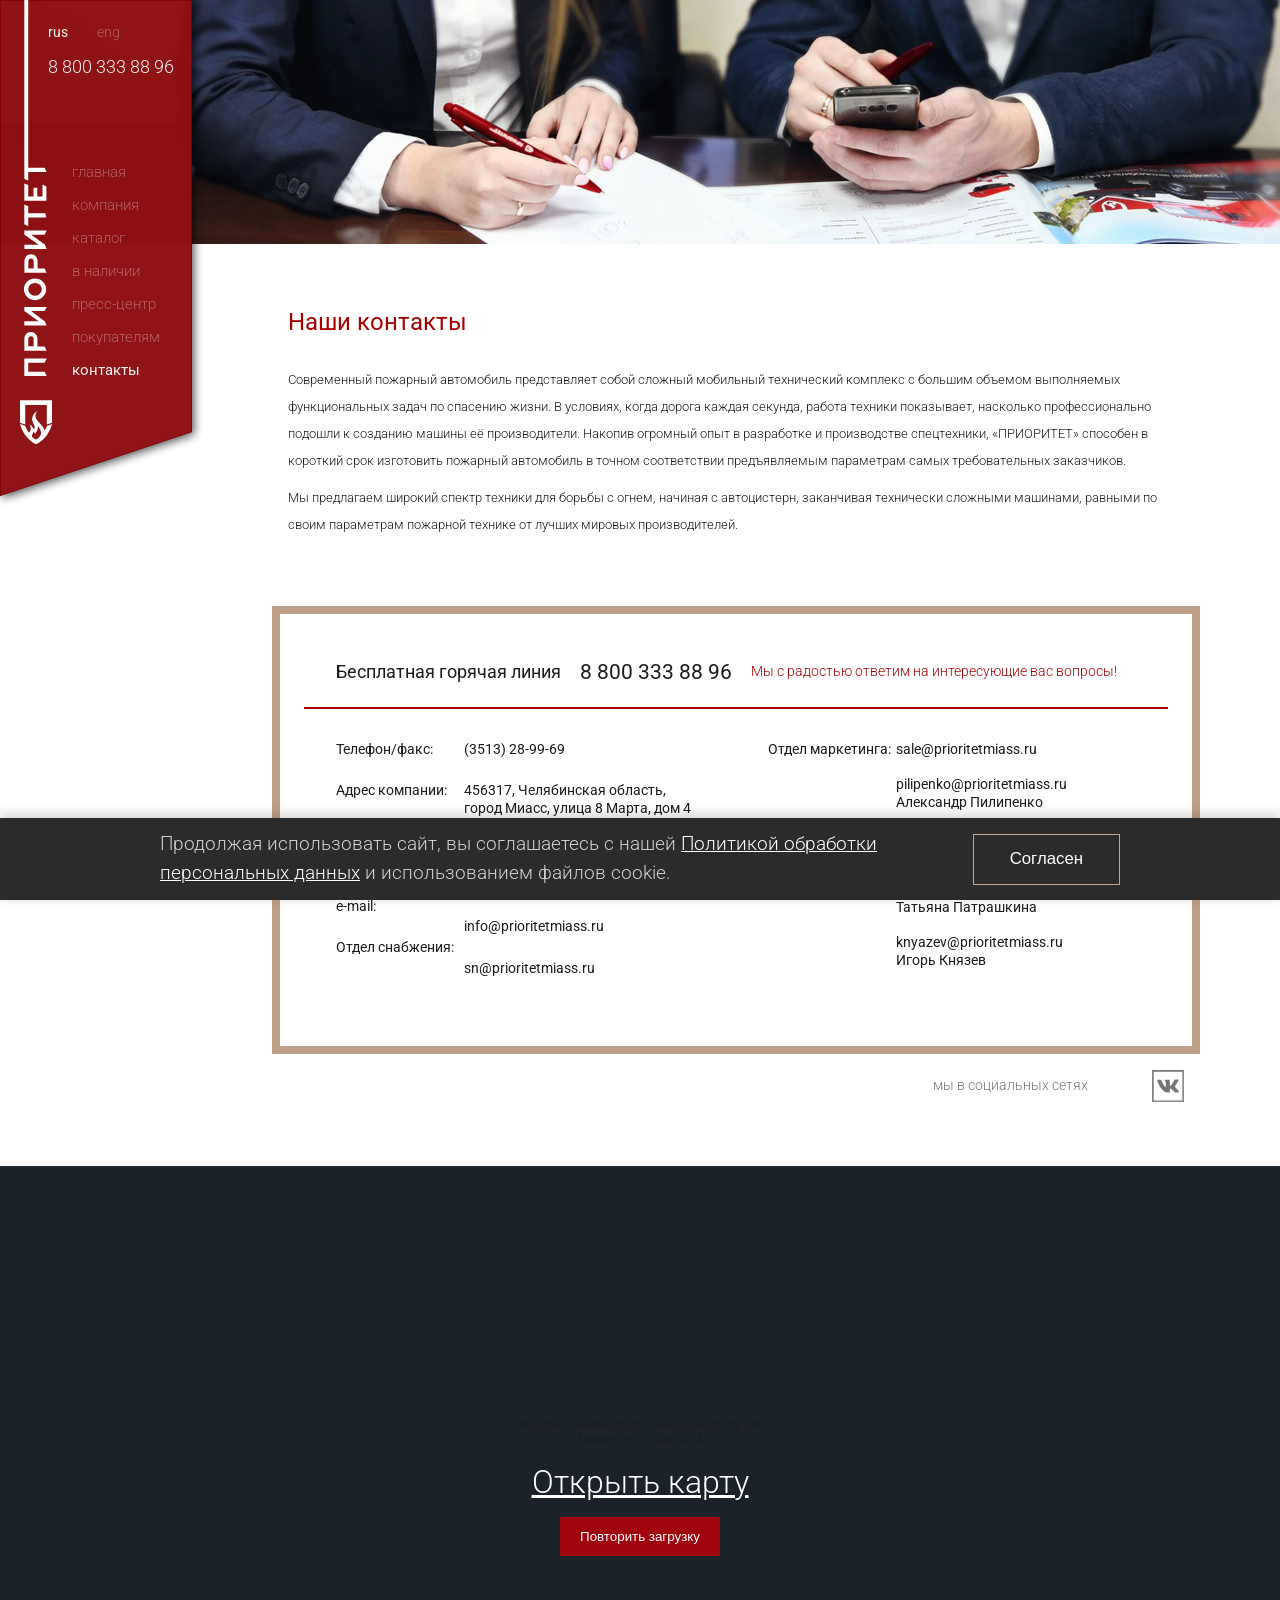
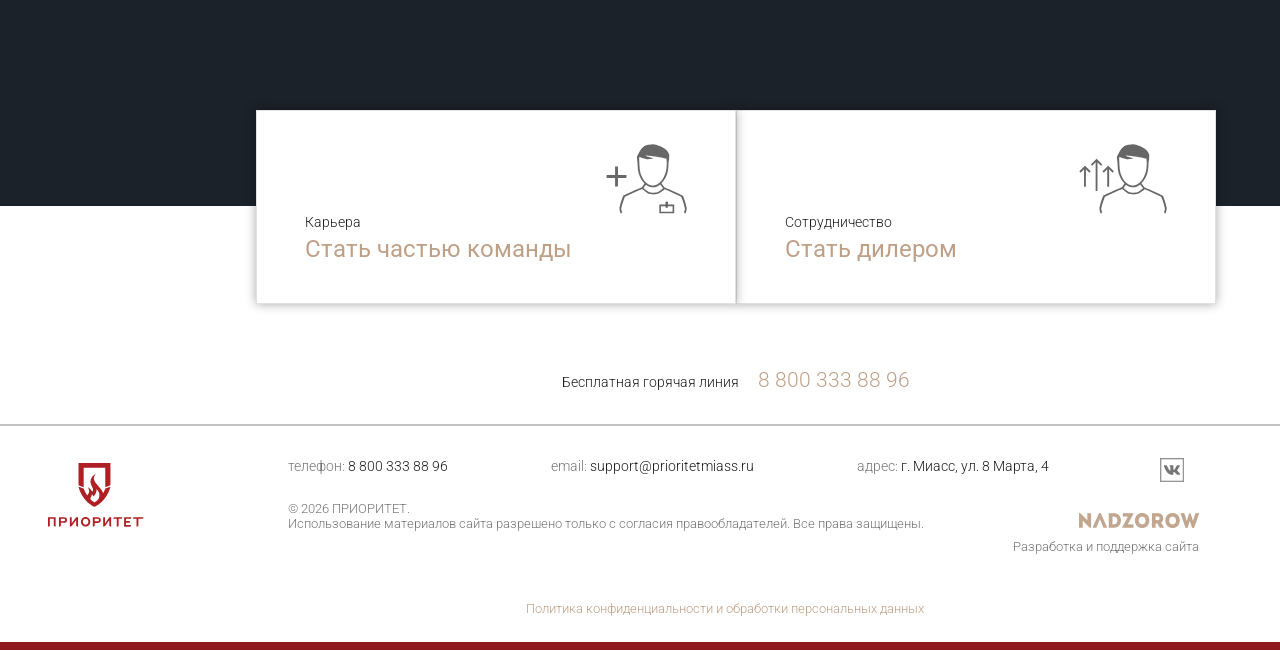
<file: contacts/index.html>
<!DOCTYPE html>

<html lang="ru-RU" prefix="og: http://ogp.me/ns# article: http://ogp.me/ns/article#">
<head><script>window.OFFLINE_ROOT="../";window.ym=function(){};</script><script src="../map-config.js"></script><script src="../offline-data.js"></script><script src="../offline-runtime.js"></script>
<meta charset="utf-8"/>
<meta content="width=device-width, initial-scale=1" name="viewport"/>
<link href="index.html" hreflang="ru" rel="alternate"/>
<link href="https://prioritetmiass.ru/en/contact/" hreflang="en" rel="alternate"/>
<link href="https://prioritetmiass.ru/es/contactos/" hreflang="es" rel="alternate"/>
<title>Контакты - ПРИОРИТЕТ</title>
<link href="index.html" rel="canonical"/>
<meta content="ru_RU" property="og:locale"/>
<meta content="en_GB" property="og:locale:alternate"/>
<meta content="es_ES" property="og:locale:alternate"/>
<meta content="article" property="og:type"/>
<meta content="Контакты - ПРИОРИТЕТ" property="og:title"/>
<meta content="Современный пожарный автомобиль представляет собой сложный мобильный технический комплекс с большим объемом выполняемых функциональных задач по спасению жизни. В условиях, когда дорога каждая секунда, работа техники показывает, насколько профессионально подошли к созданию машины её производители. Накопив огромный опыт в разработке и производстве спецтехники, «ПРИОРИТЕТ» способен в короткий срок изготовить пожарный автомобиль в точном соответствии предъявляемым […]" property="og:description"/>
<meta content="https://prioritetmiass.ru/contacts/" property="og:url"/>
<meta content="ПРИОРИТЕТ" property="og:site_name"/>
<meta content="2024-07-24T03:53:31+00:00" property="article:modified_time"/>
<meta content="https://prioritetmiass.ru/wp-content/uploads/2019/11/logo_footer.png" property="og:image"/>
<meta content="120" property="og:image:width"/>
<meta content="79" property="og:image:height"/>
<meta content="image/png" property="og:image:type"/>
<meta content="summary_large_image" name="twitter:card"/>
<meta content="Примерное время для чтения" name="twitter:label1"/>
<meta content="1 минута" name="twitter:data1"/>
<script class="yoast-schema-graph" type="application/ld+json">{"@context":"https:\/\/schema.org","@graph":[{"@type":"WebPage","@id":"https:\/\/prioritetmiass.ru\/contacts\/","url":"https:\/\/prioritetmiass.ru\/contacts\/","name":"Контакты - ПРИОРИТЕТ","isPartOf":{"@id":"https:\/\/prioritetmiass.ru\/#website"},"datePublished":"2019-08-14T21:15:50+00:00","dateModified":"2024-07-24T03:53:31+00:00","breadcrumb":{"@id":"https:\/\/prioritetmiass.ru\/contacts\/#breadcrumb"},"inLanguage":"ru-RU","potentialAction":[{"@type":"ReadAction","target":["https:\/\/prioritetmiass.ru\/contacts\/"]}]},{"@type":"BreadcrumbList","@id":"https:\/\/prioritetmiass.ru\/contacts\/#breadcrumb","itemListElement":[{"@type":"ListItem","position":1,"name":"Главная","item":"https:\/\/prioritetmiass.ru\/"},{"@type":"ListItem","position":2,"name":"Контакты","item":"https:\/\/prioritetmiass.ru\/contacts\/"}]},{"@type":"WebSite","@id":"https:\/\/prioritetmiass.ru\/#website","url":"https:\/\/prioritetmiass.ru\/","name":"ПРИОРИТЕТ","description":"Компания «Приоритет» более 20 лет является одним из крупнейших российских производителей пожарной техники с непрерывным циклом производства, расположенного на территории Челябинской области в городе Миасс.","publisher":{"@id":"https:\/\/prioritetmiass.ru\/#organization"},"inLanguage":"ru-RU"},{"@type":"Organization","@id":"https:\/\/prioritetmiass.ru\/#organization","name":"ООО \"ПРИОРИТЕТ\"","url":"https:\/\/prioritetmiass.ru\/","logo":{"@type":"ImageObject","inLanguage":"ru-RU","@id":"https:\/\/prioritetmiass.ru\/#\/schema\/logo\/image\/","url":"https:\/\/prioritetmiass.ru\/wp-content\/uploads\/2019\/11\/logo_footer.png","contentUrl":"https:\/\/prioritetmiass.ru\/wp-content\/uploads\/2019\/11\/logo_footer.png","width":120,"height":79,"caption":"ООО \"ПРИОРИТЕТ\""},"image":{"@id":"https:\/\/prioritetmiass.ru\/#\/schema\/logo\/image\/"},"telephone":"+73513289969","email":"info@prioritetmiass.ru","address":{"@type":"PostalAddress","postalCode":"456317","addressRegion":"Челябинская область","addressLocality":"Миасс","streetAddress":"улица 8 Марта, дом 4","addressCountry":"RU"},"contactPoint":[{"@type":"ContactPoint","contactType":"customer service","url":"https:\/\/prioritetmiass.ru\/contacts\/","telephone":"+73513289969","email":"info@prioritetmiass.ru","description":"ПН-ПТ: 08:15–17:30, обед 12:30–13:15 СБ, ВС: выходные","hoursAvailable":[{"@type":"OpeningHoursSpecification","dayOfWeek":["https:\/\/schema.org\/Monday","https:\/\/schema.org\/Tuesday","https:\/\/schema.org\/Wednesday","https:\/\/schema.org\/Thursday","https:\/\/schema.org\/Friday"],"opens":"08:15","closes":"12:30"},{"@type":"OpeningHoursSpecification","dayOfWeek":["https:\/\/schema.org\/Monday","https:\/\/schema.org\/Tuesday","https:\/\/schema.org\/Wednesday","https:\/\/schema.org\/Thursday","https:\/\/schema.org\/Friday"],"opens":"13:15","closes":"17:30"}]},{"@type":"ContactPoint","contactType":"customer service","telephone":"+78003338896","contactOption":"https:\/\/schema.org\/TollFree"}]}]}</script>
<link href="https://prioritetmiass.ru/wp-json/oembed/1.0/embed?url=https%3A%2F%2Fprioritetmiass.ru%2Fcontacts%2F&amp;lang=ru" rel="alternate" title="oEmbed (JSON)" type="application/json+oembed"/>
<link href="https://prioritetmiass.ru/wp-json/oembed/1.0/embed?url=https%3A%2F%2Fprioritetmiass.ru%2Fcontacts%2F&amp;format=xml&amp;lang=ru" rel="alternate" title="oEmbed (XML)" type="text/xml+oembed"/>
<style id="wp-img-auto-sizes-contain-inline-css">
img:is([sizes=auto i],[sizes^="auto," i]){contain-intrinsic-size:3000px 1500px}
/*# sourceURL=wp-img-auto-sizes-contain-inline-css */
</style>
<style id="wp-emoji-styles-inline-css">

	img.wp-smiley, img.emoji {
		display: inline !important;
		border: none !important;
		box-shadow: none !important;
		height: 1em !important;
		width: 1em !important;
		margin: 0 0.07em !important;
		vertical-align: -0.1em !important;
		background: none !important;
		padding: 0 !important;
	}
/*# sourceURL=wp-emoji-styles-inline-css */
</style>
<style id="wp-block-library-inline-css">
:root{--wp-block-synced-color:#7a00df;--wp-block-synced-color--rgb:122,0,223;--wp-bound-block-color:var(--wp-block-synced-color);--wp-editor-canvas-background:#ddd;--wp-admin-theme-color:#007cba;--wp-admin-theme-color--rgb:0,124,186;--wp-admin-theme-color-darker-10:#006ba1;--wp-admin-theme-color-darker-10--rgb:0,107,160.5;--wp-admin-theme-color-darker-20:#005a87;--wp-admin-theme-color-darker-20--rgb:0,90,135;--wp-admin-border-width-focus:2px}@media (min-resolution:192dpi){:root{--wp-admin-border-width-focus:1.5px}}.wp-element-button{cursor:pointer}:root .has-very-light-gray-background-color{background-color:#eee}:root .has-very-dark-gray-background-color{background-color:#313131}:root .has-very-light-gray-color{color:#eee}:root .has-very-dark-gray-color{color:#313131}:root .has-vivid-green-cyan-to-vivid-cyan-blue-gradient-background{background:linear-gradient(135deg,#00d084,#0693e3)}:root .has-purple-crush-gradient-background{background:linear-gradient(135deg,#34e2e4,#4721fb 50%,#ab1dfe)}:root .has-hazy-dawn-gradient-background{background:linear-gradient(135deg,#faaca8,#dad0ec)}:root .has-subdued-olive-gradient-background{background:linear-gradient(135deg,#fafae1,#67a671)}:root .has-atomic-cream-gradient-background{background:linear-gradient(135deg,#fdd79a,#004a59)}:root .has-nightshade-gradient-background{background:linear-gradient(135deg,#330968,#31cdcf)}:root .has-midnight-gradient-background{background:linear-gradient(135deg,#020381,#2874fc)}:root{--wp--preset--font-size--normal:16px;--wp--preset--font-size--huge:42px}.has-regular-font-size{font-size:1em}.has-larger-font-size{font-size:2.625em}.has-normal-font-size{font-size:var(--wp--preset--font-size--normal)}.has-huge-font-size{font-size:var(--wp--preset--font-size--huge)}:root .has-text-align-center{text-align:center}:root .has-text-align-left{text-align:left}:root .has-text-align-right{text-align:right}.has-fit-text{white-space:nowrap!important}#end-resizable-editor-section{display:none}.aligncenter{clear:both}.items-justified-left{justify-content:flex-start}.items-justified-center{justify-content:center}.items-justified-right{justify-content:flex-end}.items-justified-space-between{justify-content:space-between}.screen-reader-text{word-wrap:normal!important;border:0;clip-path:inset(50%);height:1px;margin:-1px;overflow:hidden;padding:0;position:absolute;width:1px;word-break:normal!important}.screen-reader-text:focus{background-color:#ddd;clip-path:none;color:#444;display:block;font-size:1em;height:auto;left:5px;line-height:normal;padding:15px 23px 14px;text-decoration:none;top:5px;width:auto;z-index:100000}html :where(.has-border-color){border-style:solid}html :where([style^=border-color],[style*=";border-color"],[style*="; border-color"]){border-style:solid}html :where([style^=border-top-color],[style*=";border-top-color"],[style*="; border-top-color"]){border-top-style:solid}html :where([style^=border-right-color],[style*=";border-right-color"],[style*="; border-right-color"]){border-right-style:solid}html :where([style^=border-bottom-color],[style*=";border-bottom-color"],[style*="; border-bottom-color"]){border-bottom-style:solid}html :where([style^=border-left-color],[style*=";border-left-color"],[style*="; border-left-color"]){border-left-style:solid}html :where([style^=border-width],[style*=";border-width"],[style*="; border-width"]){border-style:solid}html :where([style^=border-top-width],[style*=";border-top-width"],[style*="; border-top-width"]){border-top-style:solid}html :where([style^=border-right-width],[style*=";border-right-width"],[style*="; border-right-width"]){border-right-style:solid}html :where([style^=border-bottom-width],[style*=";border-bottom-width"],[style*="; border-bottom-width"]){border-bottom-style:solid}html :where([style^=border-left-width],[style*=";border-left-width"],[style*="; border-left-width"]){border-left-style:solid}html :where(img[class*=wp-image-]){height:auto;max-width:100%}:where(figure){margin:0 0 1em}html :where(.is-position-sticky){--wp-admin--admin-bar--position-offset:var(--wp-admin--admin-bar--height,0px)}@media screen and (max-width:600px){html :where(.is-position-sticky){--wp-admin--admin-bar--position-offset:0px}}
/*wp_block_styles_on_demand_placeholder:6afd92b6668d1*/
/*# sourceURL=wp-block-library-inline-css */
</style>
<style id="classic-theme-styles-inline-css">
/*! This file is auto-generated */
.wp-block-button__link{color:#fff;background-color:#32373c;border-radius:9999px;box-shadow:none;text-decoration:none;padding:calc(.667em + 2px) calc(1.333em + 2px);font-size:1.125em}.wp-block-file__button{background:#32373c;color:#fff;text-decoration:none}
/*# sourceURL=/wp-includes/css/classic-themes.min.css */
</style>
<style id="wp-block-styles-placeholder-inline-css">
:root { --wp-internal-comment: "Placeholder for wp_hoist_late_printed_styles() to replace with the block styles printed at wp_footer." }
/*# sourceURL=wp-block-styles-placeholder-inline-css */
</style>
<style id="wp-global-styles-placeholder-inline-css">
:root { --wp-internal-comment: "Placeholder for wp_hoist_late_printed_styles() to replace with the global-styles printed at wp_footer." }
/*# sourceURL=wp-global-styles-placeholder-inline-css */
</style>
<link href="../assets/styles-84afb80268a6.css" id="contact-form-7-css" media="all" rel="stylesheet"/>
<link href="../assets/style-54b28ba74781.css" id="taxonomy-image-plugin-public-css" media="screen" rel="stylesheet"/>
<link href="../assets/style-a0aa7575ba92.css" id="prioritet-style-css" media="all" rel="stylesheet"/>
<style id="prioritet-style-inline-css">
/* cyrillic-ext */
@font-face {
  font-family: 'Roboto';
  font-style: normal;
  font-weight: 300 600;
  font-stretch: 100%;
  font-display: swap;
  src: url(../assets/roboto-cyrillic-ext-01f94d674d-f4a430c0e5a4.woff2) format('woff2');
  unicode-range: U+0460-052F, U+1C80-1C8A, U+20B4, U+2DE0-2DFF, U+A640-A69F, U+FE2E-FE2F;
}
/* cyrillic */
@font-face {
  font-family: 'Roboto';
  font-style: normal;
  font-weight: 300 600;
  font-stretch: 100%;
  font-display: swap;
  src: url(../assets/roboto-cyrillic-481dd0c01e-d9e542178339.woff2) format('woff2');
  unicode-range: U+0301, U+0400-045F, U+0490-0491, U+04B0-04B1, U+2116;
}
/* greek-ext */
@font-face {
  font-family: 'Roboto';
  font-style: normal;
  font-weight: 300 600;
  font-stretch: 100%;
  font-display: swap;
  src: url(../assets/roboto-greek-ext-ec7769b089-582187fecbe4.woff2) format('woff2');
  unicode-range: U+1F00-1FFF;
}
/* greek */
@font-face {
  font-family: 'Roboto';
  font-style: normal;
  font-weight: 300 600;
  font-stretch: 100%;
  font-display: swap;
  src: url(../assets/roboto-greek-97fbf7bd0b-cac65f0a925e.woff2) format('woff2');
  unicode-range: U+0370-0377, U+037A-037F, U+0384-038A, U+038C, U+038E-03A1, U+03A3-03FF;
}
/* math */
@font-face {
  font-family: 'Roboto';
  font-style: normal;
  font-weight: 300 600;
  font-stretch: 100%;
  font-display: swap;
  src: url(../assets/roboto-math-7cb4281a0c-d9a36052c615.woff2) format('woff2');
  unicode-range: U+0302-0303, U+0305, U+0307-0308, U+0310, U+0312, U+0315, U+031A, U+0326-0327, U+032C, U+032F-0330, U+0332-0333, U+0338, U+033A, U+0346, U+034D, U+0391-03A1, U+03A3-03A9, U+03B1-03C9, U+03D1, U+03D5-03D6, U+03F0-03F1, U+03F4-03F5, U+2016-2017, U+2034-2038, U+203C, U+2040, U+2043, U+2047, U+2050, U+2057, U+205F, U+2070-2071, U+2074-209F, U+20D0-20DC, U+20E1, U+20E5-20EF, U+2100-2112, U+2114-2115, U+2117-2121, U+2123-214F, U+2190, U+2192, U+2194-21AE, U+21B0-21E5, U+21F1-21F2, U+21F4-2211, U+2213-2214, U+2216-22FF, U+2308-230B, U+2310, U+2319, U+231C-2321, U+2336-237A, U+237C, U+2395, U+239B-23B7, U+23D0, U+23DC-23E1, U+2474-2475, U+25AF, U+25B3, U+25B7, U+25BD, U+25C1, U+25CA, U+25CC, U+25FB, U+266D-266F, U+27C0-27FF, U+2900-2AFF, U+2B0E-2B11, U+2B30-2B4C, U+2BFE, U+3030, U+FF5B, U+FF5D, U+1D400-1D7FF, U+1EE00-1EEFF;
}
/* symbols */
@font-face {
  font-family: 'Roboto';
  font-style: normal;
  font-weight: 300 600;
  font-stretch: 100%;
  font-display: swap;
  src: url(../assets/roboto-symbols-2addf2d86d-60a261f9004b.woff2) format('woff2');
  unicode-range: U+0001-000C, U+000E-001F, U+007F-009F, U+20DD-20E0, U+20E2-20E4, U+2150-218F, U+2190, U+2192, U+2194-2199, U+21AF, U+21E6-21F0, U+21F3, U+2218-2219, U+2299, U+22C4-22C6, U+2300-243F, U+2440-244A, U+2460-24FF, U+25A0-27BF, U+2800-28FF, U+2921-2922, U+2981, U+29BF, U+29EB, U+2B00-2BFF, U+4DC0-4DFF, U+FFF9-FFFB, U+10140-1018E, U+10190-1019C, U+101A0, U+101D0-101FD, U+102E0-102FB, U+10E60-10E7E, U+1D2C0-1D2D3, U+1D2E0-1D37F, U+1F000-1F0FF, U+1F100-1F1AE, U+1F1E6-1F1FF, U+1F30D-1F30F, U+1F315, U+1F31C, U+1F31E, U+1F320-1F32C, U+1F336, U+1F378, U+1F37D, U+1F382, U+1F393-1F39F, U+1F3A7-1F3A8, U+1F3AC-1F3AF, U+1F3C2, U+1F3C4-1F3C6, U+1F3CA-1F3CE, U+1F3D4-1F3E0, U+1F3ED, U+1F3F1-1F3F3, U+1F3F5-1F3F7, U+1F408, U+1F415, U+1F41F, U+1F426, U+1F43F, U+1F441-1F442, U+1F444, U+1F446-1F449, U+1F44C-1F44E, U+1F453, U+1F46A, U+1F47D, U+1F4A3, U+1F4B0, U+1F4B3, U+1F4B9, U+1F4BB, U+1F4BF, U+1F4C8-1F4CB, U+1F4D6, U+1F4DA, U+1F4DF, U+1F4E3-1F4E6, U+1F4EA-1F4ED, U+1F4F7, U+1F4F9-1F4FB, U+1F4FD-1F4FE, U+1F503, U+1F507-1F50B, U+1F50D, U+1F512-1F513, U+1F53E-1F54A, U+1F54F-1F5FA, U+1F610, U+1F650-1F67F, U+1F687, U+1F68D, U+1F691, U+1F694, U+1F698, U+1F6AD, U+1F6B2, U+1F6B9-1F6BA, U+1F6BC, U+1F6C6-1F6CF, U+1F6D3-1F6D7, U+1F6E0-1F6EA, U+1F6F0-1F6F3, U+1F6F7-1F6FC, U+1F700-1F80B, U+1F810-1F847, U+1F850-1F859, U+1F860-1F887, U+1F890-1F8AD, U+1F8B0-1F8BB, U+1F8C0-1F8C1, U+1F8D0-1F8D8, U+1F900-1F90B, U+1F93B, U+1F946, U+1F984, U+1F996, U+1F9E9, U+1FA00-1FA6F, U+1FA70-1FA7C, U+1FA80-1FAC6, U+1FAC8, U+1FACC-1FADD, U+1FADF-1FAEB, U+1FAEF-1FAFA, U+1FB00-1FBFF;
}
/* vietnamese */
@font-face {
  font-family: 'Roboto';
  font-style: normal;
  font-weight: 300 600;
  font-stretch: 100%;
  font-display: swap;
  src: url(../assets/roboto-vietnamese-0b60bbe04e-c9fa718d05fb.woff2) format('woff2');
  unicode-range: U+0102-0103, U+0110-0111, U+0128-0129, U+0168-0169, U+01A0-01A1, U+01AF-01B0, U+0300-0301, U+0303-0304, U+0308-0309, U+0323, U+0329, U+1EA0-1EF9, U+20AB;
}
/* latin-ext */
@font-face {
  font-family: 'Roboto';
  font-style: normal;
  font-weight: 300 600;
  font-stretch: 100%;
  font-display: swap;
  src: url(../assets/roboto-latin-ext-cedb374b05-c6bb432dd56a.woff2) format('woff2');
  unicode-range: U+0100-02BA, U+02BD-02C5, U+02C7-02CC, U+02CE-02D7, U+02DD-02FF, U+0304, U+0308, U+0329, U+1D00-1DBF, U+1E00-1E9F, U+1EF2-1EFF, U+2020, U+20A0-20AB, U+20AD-20C4, U+2113, U+2C60-2C7F, U+A720-A7FF;
}
/* latin */
@font-face {
  font-family: 'Roboto';
  font-style: normal;
  font-weight: 300 600;
  font-stretch: 100%;
  font-display: swap;
  src: url(../assets/roboto-latin-1404ca348b-d2f98be1dfab.woff2) format('woff2');
  unicode-range: U+0000-00FF, U+0131, U+0152-0153, U+02BB-02BC, U+02C6, U+02DA, U+02DC, U+0304, U+0308, U+0329, U+2000-206F, U+20AC, U+2122, U+2191, U+2193, U+2212, U+2215, U+FEFF, U+FFFD;
}

/*# sourceURL=prioritet-style-inline-css */
</style>
<link href="../assets/animate-eef188c0dc11.css" id="prioritet-animate-css" media="all" rel="stylesheet"/>
<link href="../assets/magnific-popup-88febdb47145.css" id="prioritet-magnific-popup-css" media="print" onload="this.media='all';this.onload=null" rel="stylesheet"/>
<noscript><link href="../assets/magnific-popup-88febdb47145.css" id="prioritet-magnific-popup-css" media="all" rel="stylesheet"/>
</noscript>
<link href="../assets/lightbox-3e2fbdf6ca98.css" id="prioritet-lightbox-css" media="print" onload="this.media='all';this.onload=null" rel="stylesheet"/>
<noscript><link href="../assets/lightbox-3e2fbdf6ca98.css" id="prioritet-lightbox-css" media="all" rel="stylesheet"/>
</noscript>
<link href="../assets/quote-form-9e2a336093df.css" id="prioritet-quote-form-css" media="print" onload="this.media='all';this.onload=null" rel="stylesheet"/>
<noscript><link href="../assets/quote-form-9e2a336093df.css" id="prioritet-quote-form-css" media="all" rel="stylesheet"/>
</noscript>
<link href="../assets/slick-9386dbbb4031.css" id="prioritet-slick-style-css" media="all" rel="stylesheet"/>
<style id="prioritet-slick-style-inline-css">

/* Slider */
.slick-loading .slick-list
{
    background: #fff url('../assets/ajax-loader-c1ec11e58cd8.gif') center center no-repeat;
}

/* Icons */
@font-face
{
    font-family: 'slick';
    font-display: swap;
    font-weight: normal;
    font-style: normal;

    src: none;
    src: none format('embedded-opentype'), url('../assets/slick-4aaa7d511a88.woff') format('woff'), url('../assets/slick-26ad0bf89a63.ttf') format('truetype'), none format('svg');
}
/* Arrows */
.slick-prev,
.slick-next
{
    font-size: 0;
    line-height: 0;

    position: absolute;
    top: 50%;

    display: block;

    width: 20px;
    height: 20px;
    padding: 0;
    -webkit-transform: translate(0, -50%);
    -ms-transform: translate(0, -50%);
    transform: translate(0, -50%);

    cursor: pointer;

    color: transparent;
    border: none;
    outline: none;
    background: transparent;
}
.slick-prev:hover,
.slick-prev:focus,
.slick-next:hover,
.slick-next:focus
{
    color: transparent;
    outline: none;
    background: transparent;
}
.slick-prev:hover:before,
.slick-prev:focus:before,
.slick-next:hover:before,
.slick-next:focus:before
{
    opacity: 1;
}
.slick-prev.slick-disabled:before,
.slick-next.slick-disabled:before
{
    opacity: .25;
}

.slick-prev:before,
.slick-next:before
{
    font-family: 'slick';
    font-size: 20px;
    line-height: 1;

    opacity: .75;
    color: white;

    -webkit-font-smoothing: antialiased;
    -moz-osx-font-smoothing: grayscale;
}

.slick-prev
{
    left: -25px;
}
[dir='rtl'] .slick-prev
{
    right: -25px;
    left: auto;
}
.slick-prev:before
{
    content: '←';
}
[dir='rtl'] .slick-prev:before
{
    content: '→';
}

.slick-next
{
    right: -25px;
}
[dir='rtl'] .slick-next
{
    right: auto;
    left: -25px;
}
.slick-next:before
{
    content: '→';
}
[dir='rtl'] .slick-next:before
{
    content: '←';
}

/* Dots */
.slick-dotted.slick-slider
{
    margin-bottom: 30px;
}

.slick-dots
{
    position: absolute;
    bottom: -25px;

    display: block;

    width: 100%;
    padding: 0;
    margin: 0;

    list-style: none;

    text-align: center;
}
.slick-dots li
{
    position: relative;

    display: inline-block;

    width: 20px;
    height: 20px;
    margin: 0 5px;
    padding: 0;

    cursor: pointer;
}
.slick-dots li button
{
    font-size: 0;
    line-height: 0;

    display: block;

    width: 20px;
    height: 20px;
    padding: 5px;

    cursor: pointer;

    color: transparent;
    border: 0;
    outline: none;
    background: transparent;
}
.slick-dots li button:hover,
.slick-dots li button:focus
{
    outline: none;
}
.slick-dots li button:hover:before,
.slick-dots li button:focus:before
{
    opacity: 1;
}
.slick-dots li button:before
{
    font-family: 'slick';
    font-size: 6px;
    line-height: 20px;

    position: absolute;
    top: 0;
    left: 0;

    width: 20px;
    height: 20px;

    content: '•';
    text-align: center;

    opacity: .25;
    color: black;

    -webkit-font-smoothing: antialiased;
    -moz-osx-font-smoothing: grayscale;
}
.slick-dots li.slick-active button:before
{
    opacity: .75;
    color: black;
}

/*# sourceURL=prioritet-slick-style-inline-css */
</style>
<link href="../assets/catalog-style-5f826dd3d6bb.css" id="catalog-style-css" media="all" rel="stylesheet"/>
<link href="https://prioritetmiass.ru/wp-json/" rel="https://api.w.org/"/><link href="https://prioritetmiass.ru/wp-json/wp/v2/pages/42" rel="alternate" title="JSON" type="application/json"/><link href="https://prioritetmiass.ru/xmlrpc.php?rsd" rel="EditURI" title="RSD" type="application/rsd+xml"/>
<meta content="WordPress 7.1.4" name="generator"/>
<link href="../index.html?p=42" rel="shortlink"/>
<meta content="1.5.7" name="cdp-version"/><script type="text/javascript">window.wp_data = {"ajax_url":"https:\/\/prioritetmiass.ru\/wp-admin\/admin-ajax.php"};</script><style id="wp-custom-css">
/* --- Стили для баннера 152-ФЗ (база 1rem = 40px) --- */
.fz152-banner {
    position: fixed;
    bottom: 0;
    left: 0;
    width: 100%;
    background-color: #2b2b2b;
    color: #ffffff;
    z-index: 99999;
    box-shadow: 0 -0.1rem 0.375rem rgba(0, 0, 0, 0.2); /* Тень ~4px 15px */
    padding: 0.375rem 0; /* Отступ ~15px */
    font-family: inherit; 
}

.fz152-banner-container {
    display: flex;
    justify-content: space-between;
    align-items: center;
    max-width: 30rem; /* Ширина ~1200px */
    margin: 0 auto;
    padding: 0 0.5rem; /* Отступы по бокам ~20px */
    gap: 0.5rem; /* Расстояние между текстом и кнопкой ~20px */
}

.fz152-text {
    margin: 0;
    font-size: 0.6rem; /* Размер текста ~14px */
    line-height: 1.5;
    color: #d1d1d1;
}

.fz152-text a {
    color: #ffffff;
    text-decoration: underline;
    transition: color 0.3s ease;
}

.fz152-text a:hover {
    color: #cc0000; 
    text-decoration: none;
}
.fz152-btn {
    background-color: transparent; /* Прозрачный фон */
    color: #ffffff; 
    border: 1px solid #c2a891; /* Тонкая рамка в цвет ваших ползунков */
    padding: 0.45rem 1.125rem; 
    cursor: pointer;
    border-radius: 0; /* Строгие прямые углы */
    font-weight: 400; /* Обычный шрифт вместо жирного */
    font-size: 0.525rem; 
    text-transform: none; /* Убираем принудительные заглавные буквы */
    transition: background-color 0.3s ease, color 0.3s ease;
    white-space: nowrap;
}

.fz152-btn:hover {
    background-color: #c2a891; /* При наведении кнопка заливается фирменным бежевым */
    color: #2b2b2b; /* А текст становится темным для контраста */
}

.fz152-btn:active {
    transform: scale(0.98);
}

/* Адаптивность для мобильных телефонов */
@media (max-width: 19.2rem) { /* Точка перелома ~768px */
    .fz152-banner-container {
        flex-direction: column;
        text-align: center;
        gap: 0.375rem; /* ~15px */
        padding: 0 0.375rem; /* ~15px */
    }
    .fz152-text {
        font-size: 0.3rem; /* ~12px */
    }
    .fz152-btn {
        width: 100%;
        padding: 0.3rem 0.5rem;
    }
}
</style>
<link href="../assets/apple-icon-57x57-d3736296a676.png" rel="apple-touch-icon" sizes="57x57"/>
<link href="../assets/apple-icon-60x60-b83f4108d9f1.png" rel="apple-touch-icon" sizes="60x60"/>
<link href="../assets/apple-icon-72x72-85166d3e62b2.png" rel="apple-touch-icon" sizes="72x72"/>
<link href="../assets/apple-icon-76x76-dbbb517f816b.png" rel="apple-touch-icon" sizes="76x76"/>
<link href="../assets/apple-icon-114x114-72acafd9141e.png" rel="apple-touch-icon" sizes="114x114"/>
<link href="../assets/apple-icon-120x120-26e14207fa6e.png" rel="apple-touch-icon" sizes="120x120"/>
<link href="../assets/apple-icon-144x144-bb6871fe1f64.png" rel="apple-touch-icon" sizes="144x144"/>
<link href="../assets/apple-icon-152x152-b20e6fcb581d.png" rel="apple-touch-icon" sizes="152x152"/>
<link href="../assets/apple-icon-180x180-2b64786ee35c.png" rel="apple-touch-icon" sizes="180x180"/>
<link href="../assets/android-icon-192x192-bfb912c037ad.png" rel="icon" sizes="192x192" type="image/png"/>
<link href="../assets/favicon-32x32-789081e8be82.png" rel="icon" sizes="32x32" type="image/png"/>
<link href="../assets/favicon-96x96-3ec2ce2dfd69.png" rel="icon" sizes="96x96" type="image/png"/>
<link href="../assets/favicon-16x16-22eb07772eec.png" rel="icon" sizes="16x16" type="image/png"/>
<link href="https://prioritetmiass.ru/manifest.json" rel="manifest"/>
<meta content="#ffffff" name="msapplication-TileColor"/>
<meta content="/ms-icon-144x144.png" name="msapplication-TileImage"/>
<meta content="#ffffff" name="theme-color"/>
<meta content="9887594f7b6e04fd" name="yandex-verification"/>
<meta content="noindex, nofollow" name="robots"/><link href="../offline-runtime.css" rel="stylesheet"/></head>
<body>
<header>
<div class="main_menu_mobile_back"></div>
<div class="main_menu">
<div class="back_image">
<svg height="620" viewbox="0 0 240 620" width="240" xmlns="http://www.w3.org/2000/svg"><defs><clippath id="v0j9a"><path d="M0 0h240v540L0 620z" fill="#fff"></path></clippath></defs><g><g><path d="M0 0h240v540L0 620z" fill="#8e1012"></path><path clip-path='url("#v0j9a")' d="M0 0v0h240v540L0 620v0z" fill="none" stroke="#7b0000" stroke-miterlimit="50" stroke-width="2"></path></g></g></svg> </div>
<a href="../index.html">
<div class="main_menu_logo">
<svg style="enable-background:new 0 0 40 555;" version="1.1" viewbox="0 0 40 555" x="0px" xml:space="preserve" xmlns="http://www.w3.org/2000/svg" xmlns:xlink="http://www.w3.org/1999/xlink" y="0px"> <g id="Слой_7"> <g> <g> <polygon class="st0" points="0,500.4 0,528.4 6.5,530.7 6.5,506.3 33.5,506.3 33.5,530.7 40,528.4 40,500.4 "></polygon> <g> <g> <path class="st0" d="M37.8,530.9c-1,0.4-2,0.7-3,1.1c-0.3,0.1-1.1,0.2-1.2,0.5c-0.1,0.2-0.2,0.5-0.3,0.7 c-0.7,1.8-1.5,3.6-2.5,5.3c-0.3-2.5-1.9-4.4-3.4-6.2c-1.6-1.9-3.4-3.8-4.9-5.8c-1.4-1.7-2.8-3.7-3.1-5.9 c-0.4-2.6,0.9-4.4,2.4-6.4c-2.4,1.2-4.6,2.9-5.7,5.5c-0.9,2.1-1.1,4.2-0.6,6.4c0.4,1.9,2.4,5.5,2.5,6c0.3,1.4,0.6,2.9-0.3,4 c-1-0.1-1.5-1.3-2.5-2.7c-1.7-2.4-3.5-2.5-3.4-2.4c0.3,0.3,0.7,0.9,0.9,1.2c0.6,1.2,0.8,2.6,0.8,3.6c0,2-1.3,3.6-2.4,5.1 c-1.6-2.2-2.9-4.8-4-7.3c-0.1-0.3-0.2-0.7-0.4-1c-0.2-0.4-0.1-0.3-0.5-0.4c-0.6-0.2-1.2-0.4-1.8-0.6c-1.4-0.5-2.9-1-4.3-1.5 c2.1,8.5,7.1,16.4,14.1,21.7c0.8,0.6,1.7,1.2,2.5,1.7c0.9,0.6,1.9,1.3,2.9,1.6c0.8,0.2,1.8-0.4,2.5-0.8c1-0.6,2-1.2,2.9-1.9 c3.5-2.5,6.5-5.6,9-9.1c2.8-4,4.9-8.5,6-13.2C39.3,530.4,38.5,530.6,37.8,530.9z M25.2,544.7c-1.1,1.9-2.9,3.8-5,4.8 c-0.4,0.2-0.5,0.1-1-0.3c-0.3-0.2-0.7-0.5-1-0.7c-0.9-0.7-2.1-1.5-2.9-2.3c-1.6-2.1,1.7-4.3,1.2-6.8c1.1,0.9,1.6,1.5,2.2,2.6 c0.1,0.1,0.2,0.1,0.3,0c1-1.3,1.9-2.7,2.5-4.3c0.6-1.5,1.2-3.3,0.9-5C25.6,536.1,27.7,540.6,25.2,544.7z"></path> </g> </g> </g> </g> </g> <g id="Слой_6"> <g> <polygon class="st0" points="33.4,470 30.8,464.7 10.3,464.7 10.3,453.3 30.8,453.3 33.4,448.1 5.4,448.1 5.4,470 "></polygon> <path class="st0" d="M7.5,417.8L7.5,417.8c-1.4,1.6-2.1,3.8-2.1,6.5v14h27.9l-2.6-5.3h-8.9v-8.7c0-2.7-0.7-4.9-2.1-6.6 c-1.5-1.7-3.6-2.6-6.2-2.6C11,415.2,8.9,416.1,7.5,417.8z M10.3,433v-8.3c0-1.4,0.3-2.5,0.9-3.3c0.5-0.7,1.4-1,2.5-1 c1.2,0,2,0.3,2.5,1l0,0c0.6,0.8,0.9,2,0.9,3.4v8H10.3z"></path> <polygon class="st0" points="23.3,401.7 5.4,401.7 5.4,407 33.3,407 31.2,401.8 13.9,388.9 30.8,388.9 33.4,383.6 5.4,383.6 5.4,388.9 "></polygon> <path class="st0" d="M7.6,320.5L7.6,320.5c-1.4,1.6-2.1,3.8-2.1,6.5v13.9h27.8l-2.6-5.3H22v-8.5c0-2.7-0.7-4.9-2.1-6.6 c-1.5-1.7-3.6-2.6-6.2-2.6C11,318,9,318.8,7.6,320.5z M13.8,323.2c1.2,0,2,0.3,2.5,1l0,0c0.6,0.8,0.9,2,0.9,3.5v7.9h-6.8v-8.1 c0-1.4,0.3-2.5,0.9-3.3C11.8,323.6,12.6,323.2,13.8,323.2z"></path> <polygon class="st0" points="23.5,305.9 5.5,305.9 5.5,311.1 33.3,311.1 31.1,305.7 14,293.5 30.8,293.5 33.4,288.2 5.5,288.2 5.5,293.5 "></polygon> <polygon class="st0" points="10.3,282.7 10.3,272 32.9,272 31.7,266.7 10.3,266.7 10.3,257.7 5.4,255.7 5.4,280.4 "></polygon> <polygon class="st0" points="10.3,231.3 5.4,229.5 5.4,250.8 33,250.8 33,233.1 28.1,230.7 28.1,245.5 21.7,245.5 21.7,234.6 16.9,234.6 16.9,245.5 10.3,245.5 "></polygon> <polygon class="st0" points="5.4,223.9 10.3,225.5 10.3,215.1 33.3,215.1 30.7,209.8 10.3,209.8 10.3,0 5.4,0 "></polygon> <path class="st0" d="M4.9,361.7c0,7.5,6.2,13.5,13.9,13.5c7.7,0,13.9-6.1,13.9-13.5c0-7.5-6.2-13.5-13.9-13.5S4.9,354.3,4.9,361.7 z M18.8,353.7c4.7,0,8.4,3.5,8.4,8c0,4.5-3.7,8-8.4,8s-8.4-3.5-8.4-8S14.1,353.7,18.8,353.7z"></path> </g> </g> </svg>
</div>
</a>
<div class="main_menu_lang">
<a class="active blockh">rus</a><a class="blockh" href="https://prioritetmiass.ru/en/contact/">eng</a> </div>
<div class="main_menu_phone">
<a class="dh" href="tel:88003338896">8 800 333 88 96</a>
</div>
<div class="main_menu_urls">
<div class="menu-osnovnoe-menyu-container"><ul class="menu" id="menu-osnovnoe-menyu"><li class="menu-item menu-item-type-post_type menu-item-object-page menu-item-home menu-item-948" id="menu-item-948"><a href="../index.html">главная</a></li>
<li class="menu-item menu-item-type-post_type menu-item-object-page menu-item-85" id="menu-item-85"><a href="../about/index.html">компания</a></li>
<li class="menu-item menu-item-type-post_type_archive menu-item-object-goods menu-item-72" id="menu-item-72"><a href="../catalog/index.html">каталог</a></li>
<li class="menu-item menu-item-type-post_type menu-item-object-page menu-item-40" id="menu-item-40"><a href="../specpred/index.html">в наличии</a></li>
<li class="menu-item menu-item-type-post_type menu-item-object-page menu-item-27" id="menu-item-27"><a href="../press-centr/index.html">пресс-центр</a></li>
<li class="menu-item menu-item-type-post_type menu-item-object-page menu-item-97" id="menu-item-97"><a href="../customers/index.html">покупателям</a></li>
<li class="menu-item menu-item-type-post_type menu-item-object-page current-menu-item page_item page-item-42 current_page_item menu-item-44" id="menu-item-44"><a aria-current="page" href="index.html">контакты</a></li>
</ul></div> </div>
</div>
<div class="mobile_top">
<div class="mobile_top_inner">
<a class="mob11" href="../index.html">
<svg id="Слой_1" style="enable-background:new 0 0 64 96;" version="1.1" viewbox="0 0 64 96" x="0px" xml:space="preserve" xmlns="http://www.w3.org/2000/svg" xmlns:xlink="http://www.w3.org/1999/xlink" y="0px"> <g id="Слой_8"> <g> <polygon class="st0" points="64,74.6 0,96 0,0 64,0 "></polygon> <path class="st1" d="M63.5,0.5v73.7l-63,21.1V0.5H63.5 M64,0H0v96l64-21.4V0L64,0z"></path> </g> </g> <g> <g> <polygon class="st2" points="15,20 15,43.5 20.4,45.3 20.4,24.9 43.1,24.9 43.1,45.3 48.5,43.5 48.5,20 "></polygon> <g> <g> <path class="st2" d="M46.7,45.5c-0.8,0.3-1.7,0.6-2.5,0.9c-0.2,0.1-0.9,0.2-1,0.3c-0.1,0.1-0.1,0.5-0.2,0.6 c-0.6,1.5-1.3,3-2.1,4.5c-0.2-2.1-1.5-3.7-2.9-5.2c-1.4-1.6-2.9-3.2-4.1-4.8c-1.1-1.5-2.3-3.1-2.6-4.9c-0.3-2.2,0.8-3.7,2-5.3 c-2.1,1-3.9,2.4-4.7,4.6c-0.7,1.7-0.9,3.4-0.5,5.3c0.3,1.6,2,4.6,2.1,5c0.3,1.1,0.5,2.4-0.2,3.3c-0.8-0.1-1.3-1-2.1-2.3 c-1.5-2.1-3-2.1-2.9-2.1c0.2,0.2,0.6,0.8,0.7,1c0.6,1,0.7,2.2,0.7,3.1c0,1.7-1,3-2.1,4.2c-1.4-1.8-2.4-4-3.3-6.1 c-0.1-0.2-0.2-0.6-0.3-0.8c-0.2-0.3-0.1-0.2-0.5-0.3c-0.5-0.1-1-0.3-1.5-0.6c-1.1-0.5-2.4-0.8-3.6-1.3C16.7,52,21,58.6,26.8,63 c0.7,0.5,1.4,1,2.1,1.5c0.8,0.5,1.6,1,2.4,1.3c0.7,0.2,1.5-0.3,2.1-0.7c0.8-0.5,1.6-1,2.4-1.5c3-2.1,5.5-4.6,7.5-7.6 c2.3-3.3,4-7.1,5-11C47.9,45.1,47.2,45.3,46.7,45.5z M36.1,57c-0.9,1.6-2.4,3.2-4.1,4c-0.3,0.2-0.5,0-0.8-0.2 c-0.2-0.2-0.6-0.3-0.8-0.6c-0.8-0.6-1.7-1.3-2.4-2c-1.4-1.7,1.4-3.6,1-5.7c0.9,0.8,1.3,1.3,1.8,2.2c0,0.1,0.2,0.1,0.2,0 c0.9-1.1,1.6-2.2,2.2-3.6c0.5-1.3,1-2.8,0.8-4.1C36.5,49.9,38.2,53.6,36.1,57z"></path> </g> </g> </g> </g> </svg>
</a>
<a class="mob12" href="../index.html">
<svg style="enable-background:new 0 0 72 48;" version="1.1" viewbox="0 0 72 48" x="0px" xml:space="preserve" xmlns="http://www.w3.org/2000/svg" xmlns:xlink="http://www.w3.org/1999/xlink" y="0px"> <g id="Слой_8"> <g> <polygon class="st0" points="52,48 72,0 0,0 0,48 "></polygon> <path class="st1" d="M0.5,47.6h51.1L71.4,0.4H0.5L0.5,47.6 M0,48L0,0h72L52,48H0L0,48z"></path> </g> <g> <g> <polygon class="st2" points="16,8 16,24.9 19.9,26.3 19.9,11.5 36.2,11.5 36.2,26.3 40.2,24.9 40.2,8 "></polygon> <g> <g> <path class="st2" d="M38.8,26.4c-0.6,0.2-1.2,0.4-1.8,0.7c-0.2,0.1-0.6,0.1-0.8,0.3c-0.1,0.1-0.1,0.3-0.2,0.4 c-0.4,1.1-0.9,2.2-1.5,3.2c-0.2-1.5-1.1-2.6-2.1-3.7c-1-1.2-2-2.3-3-3.5c-0.8-1.1-1.7-2.2-1.9-3.6c-0.2-1.6,0.5-2.7,1.4-3.9 c-1.5,0.8-2.8,1.8-3.4,3.3c-0.5,1.3-0.7,2.5-0.4,3.9c0.3,1.1,1.4,3.3,1.5,3.6c0.2,0.8,0.3,1.7-0.2,2.4 c-0.6-0.1-0.9-0.8-1.5-1.6C24,26.5,23,26.4,23,26.5c0.2,0.2,0.4,0.6,0.5,0.7c0.4,0.7,0.5,1.6,0.5,2.2c0,1.2-0.8,2.2-1.5,3.1 c-1-1.3-1.8-2.9-2.4-4.4c-0.1-0.2-0.1-0.4-0.2-0.6c-0.1-0.2-0.1-0.2-0.3-0.2c-0.4-0.1-0.7-0.3-1.1-0.4 c-0.9-0.3-1.7-0.6-2.6-0.9c1.3,5.1,4.3,9.9,8.5,13.1c0.5,0.4,1,0.7,1.5,1c0.6,0.3,1.1,0.8,1.8,0.9c0.5,0.1,1.1-0.2,1.5-0.5 c0.6-0.3,1.2-0.7,1.8-1.1c2.1-1.5,3.9-3.4,5.4-5.5c1.7-2.4,2.9-5.1,3.6-8C39.7,26.1,39.3,26.3,38.8,26.4z M31.2,34.8 c-0.7,1.2-1.8,2.3-3,2.9c-0.3,0.1-0.3,0-0.6-0.2c-0.2-0.1-0.4-0.3-0.6-0.4c-0.6-0.4-1.3-0.9-1.8-1.4c-1-1.3,1-2.6,0.8-4.1 c0.6,0.6,0.9,0.9,1.3,1.6c0,0.1,0.1,0.1,0.2,0c0.6-0.8,1.2-1.6,1.5-2.6c0.3-0.9,0.7-2,0.5-3C31.4,29.6,32.7,32.3,31.2,34.8z"></path> </g> </g> </g> </g> </g> </svg>
</a>
<a class="search-toggle" href="#search-popup"><svg height="21" id="Слой_1" style="enable-background:new 0 0 1024 1025;" version="1.1" viewbox="0 0 1024 1025" width="21" x="0px" xml:space="preserve" xmlns="http://www.w3.org/2000/svg" xmlns:xlink="http://www.w3.org/1999/xlink" y="0px"> <g> <g> <path d="M526.2,194.8c8.6,8.6,16.6,17.8,24.1,27.4c-2.2-2.9-4.5-5.8-6.7-8.7c14.6,19.1,26.8,39.9,36.2,62 c-1.5-3.4-2.9-6.9-4.3-10.2c9.7,23.1,16.3,47.4,19.6,72.3c-0.5-3.8-1-7.7-1.5-11.4c3.2,24.7,3.2,49.7,0,74.4 c0.5-3.8,1-7.7,1.5-11.4c-3.4,24.9-9.9,49.1-19.6,72.3c1.5-3.4,2.9-6.9,4.3-10.2c-9.4,22.1-21.5,42.9-36.2,62 c2.2-2.9,4.5-5.8,6.7-8.7c-14.9,19.3-32.3,36.6-51.5,51.5c2.9-2.2,5.8-4.5,8.7-6.7c-19.1,14.6-39.9,26.8-62,36.2 c3.4-1.5,6.9-2.9,10.2-4.3c-23.1,9.7-47.4,16.3-72.3,19.6c3.8-0.5,7.7-1,11.4-1.5c-24.7,3.2-49.7,3.2-74.4,0 c3.8,0.5,7.7,1,11.4,1.5c-24.9-3.4-49.1-9.9-72.3-19.6c3.4,1.5,6.9,2.9,10.2,4.3c-22.1-9.4-42.9-21.5-62-36.2 c2.9,2.2,5.8,4.5,8.7,6.7c-19.3-14.9-36.6-32.3-51.5-51.5c2.2,2.9,4.5,5.8,6.7,8.7c-14.6-19.1-26.8-39.9-36.2-62 c1.5,3.4,2.9,6.9,4.3,10.2c-9.7-23.1-16.3-47.4-19.6-72.3c0.5,3.8,1,7.7,1.5,11.4c-3.2-24.7-3.2-49.7,0-74.4 c-0.5,3.8-1,7.7-1.5,11.4c3.4-24.9,9.9-49.1,19.6-72.3c-1.5,3.4-2.9,6.9-4.3,10.2c9.4-22.1,21.5-42.9,36.2-62 c-2.2,2.9-4.5,5.8-6.7,8.7c14.9-19.3,32.3-36.6,51.5-51.5c-2.9,2.2-5.8,4.5-8.7,6.7c19.1-14.6,39.9-26.8,62-36.2 c-3.4,1.5-6.9,2.9-10.2,4.3c23.1-9.7,47.4-16.3,72.3-19.6c-3.8,0.5-7.7,1-11.4,1.5c24.7-3.2,49.7-3.2,74.4,0 c-3.8-0.5-7.7-1-11.4-1.5c24.9,3.4,49.1,9.9,72.3,19.6c-3.4-1.5-6.9-2.9-10.2-4.3c22.1,9.4,42.9,21.5,62,36.2 c-2.9-2.2-5.8-4.5-8.7-6.7C508.4,178.1,517.6,186.1,526.2,194.8c7.8,7.8,19.4,12.6,30.5,12.6c10.6,0,23.1-4.6,30.5-12.6 c7.5-8.2,13.1-18.9,12.6-30.5c-0.5-11.4-4.4-22.2-12.6-30.5c-46.2-45.9-107-78.7-171.4-89.5c-17.4-2.9-35-5-52.7-5.3 c-16.2-0.3-32.2,1-48.2,3.2c-16.1,2.2-31.9,5-47.5,9.6c-17,5-33.5,11.6-49.6,19c-29.7,13.8-57.1,33-81.1,55.2 c-24.5,22.6-45.8,49.7-62,78.9c-15.5,27.9-27.4,58.5-33.8,89.8s-9.1,63.8-6,95.7c3.1,32.3,9.8,63.8,22.3,93.7 c6.9,16.5,14.3,32.7,23.8,47.9c9.6,15.6,20.7,30.3,32.6,44.2c21.7,25.3,48.1,47.2,76.5,64.5c27.3,16.6,57.8,29.3,88.9,37 c62,15.3,129.8,12.7,189.8-9.9c16.8-6.4,33.4-13.6,49.1-22.5c15.7-8.9,30.2-19.5,44.4-30.7c26.3-20.8,48.8-46.5,67.3-74.4 c35.5-53.5,54-119.4,52.6-183.6c-1.5-64.5-22-129.6-60.3-181.7c-10.7-14.5-21.9-28.3-34.6-41c-7.7-7.8-19.4-12.6-30.5-12.6 c-10.6,0-23.1,4.6-30.5,12.6c-7.5,8.2-13.1,18.9-12.6,30.5C514.1,175.7,517.9,186.5,526.2,194.8z" style="fill: #999ea382"></path> </g> </g> <g> <g> <path d="M526.2,592.5c20.9,20.9,41.9,41.9,62.8,62.8c33.4,33.4,271.4,271.4,304.8,304.8c7.7,7.7,15.4,15.4,23.1,23.1 c7.8,7.8,19.4,12.6,30.5,12.6c10.6,0,23.1-4.6,30.5-12.6c7.5-8.2,13.1-18.9,12.6-30.5c-0.5-11.4-4.4-22.2-12.6-30.5 c-20.9-20.9-246.6-246.6-267.5-267.5C677,621.4,643.6,588,610.2,554.6c-7.7-7.7-15.4-15.4-23.1-23.1c-7.8-7.8-19.4-12.6-30.5-12.6 c-10.6,0-23.1,4.6-30.5,12.6c-7.5,8.2-13.1,18.9-12.6,30.5C514.1,573.5,517.9,584.2,526.2,592.5L526.2,592.5z" style="fill: #999ea382"></path> </g> </g> </svg>поиск</a>
<p class="mobile_top_text">меню    </p><button class="cmn-toggle-switch cmn-toggle-switch__htx"><span>меню</span></button>
</div>
</div>
</header>
<div class="specpred_slider">
<div class="slide">
<img loading="eager" src="../assets/slider_contacts-jpg-b96bb2bd5519.webp"/>
</div>
</div>
<div class="whitespace2"></div>
<div class="container wow fadeIn" data-wow-delay="0.2s">
<div class="main_description">
<h1 class="red h">Наши контакты</h1>
<p class="txt dark"><p>Современный пожарный автомобиль представляет собой сложный мобильный технический комплекс с большим объемом выполняемых функциональных задач по спасению жизни. В условиях, когда дорога каждая секунда, работа техники показывает, насколько профессионально подошли к созданию машины её производители. Накопив огромный опыт в разработке и производстве спецтехники, «ПРИОРИТЕТ» способен в короткий срок изготовить пожарный автомобиль в точном соответствии предъявляемым параметрам самых требовательных заказчиков.</p>
<p>Мы предлагаем широкий спектр техники для борьбы с огнем, начиная с автоцистерн, заканчивая технически сложными машинами, равными по своим параметрам пожарной технике от лучших мировых производителей.</p>
</p>
</div>
</div>
<div class="whitespace1"></div>
<div class="container wow fadeIn" data-wow-delay="0.2s">
<div class="contacts_block">
<div class="contacts_block_first_line">
<p class="dh dark regular">Бесплатная горячая линия</p>
<p class="unh dark regular">8 800 333 88 96</p>
<p class="blockh red">Мы с радостью ответим на интересующие вас вопросы!</p>
</div>
<div class="whitespace1 red_line"></div>
<div class="contacts_block_second_line">
<div class="contacts_block_second_line_left">
<p class="txt dark regular cont_name">Телефон/факс:</p>
<p class="txt dark regular">(3513) 28-99-69 </p>
<br class="mobile"/>
<p class="txt dark regular cont_name marg_cont">Адрес компании:</p>
<p class="txt dark regular">456317, Челябинская область, <br/>город Миасс, улица 8 Марта, дом 4</p>
<br class="mobile"/>
<p class="txt dark regular cont_name marg_cont">Время работы:</p>
<p class="txt dark regular">ПН-ПТ: 08:15–17:30,<br class="mobile"/> обед 12:30–13:15<br/><br class="mobile"/>СБ, ВС: выходные</p>
<br class="mobile"/>
<p class="txt dark regular cont_name">e-mail:</p>
<p class="txt dark regular">info@prioritetmiass.ru</p>
<br class="mobile"/>
<p class="txt dark regular cont_name">Отдел снабжения:</p>
<p class="txt dark regular">sn@prioritetmiass.ru</p>
</div>
<div class="contacts_block_second_line_right">
<p class="txt dark regular cont_name">Отдел маркетинга:</p>
<p class="txt dark regular">sale@prioritetmiass.ru<br/><br class="mobile"/><br/>pilipenko@prioritetmiass.ru<br class="mobile"/><br/>Александр Пилипенко<br/><br class="mobile"/><br/>livencev@prioritetmiass.ru<br class="mobile"/><br/>Ливенцев Антон<br/><br class="mobile"/><br/>patrashkina@prioritetmiass.ru<br class="mobile"/><br/>Татьяна Патрашкина<br/><br class="mobile"/><br/>knyazev@prioritetmiass.ru<br class="mobile"/><br/>Игорь Князев<br class="mobile"/></p>
</div>
</div>
</div>
</div>
<div class="container">
<div class="contacts_social">
<p class="blockh">мы в социальных сетях</p>
<a href="https://vk.com/public187358287" rel="nofollow noopener" target="_blank"><svg id="Слой_1" style="enable-background:new 0 0 40 40;" version="1.1" viewbox="0 0 40 40" x="0px" xml:space="preserve" xmlns="http://www.w3.org/2000/svg" xmlns:xlink="http://www.w3.org/1999/xlink" y="0px">
<g>
<path d="M22.3,16c0,1,0,2,0,2.9c0,0.3,0.1,0.7,0.3,0.8c0.2,0.1,0.6,0,0.8-0.2c0.7-0.7,1.4-1.4,1.9-2.2c0.9-1.4,1.7-2.9,2.4-4.4
		c0.3-0.6,0.8-1,1.5-1c0.9,0,1.8,0,2.8,0c0.2,0,0.3,0,0.5,0.1c0.4,0.1,0.6,0.4,0.5,0.8c-0.1,0.4-0.2,0.9-0.4,1.3
		c-1,1.7-2,3.4-3.1,5.1c-0.1,0.1-0.2,0.3-0.3,0.4c-0.7,1.1-0.7,1.2,0.2,2.2c1.1,1.2,2.1,2.3,3.2,3.5c0.4,0.4,0.6,0.9,0.9,1.4
		c0.4,0.8,0,1.4-0.9,1.4c-1,0-2.1,0-3.1,0c-0.6,0-1-0.3-1.4-0.7c-0.7-0.7-1.3-1.4-2-2.1c-0.6-0.6-1.4-1.1-2.1-1.7
		c-0.2-0.2-0.5-0.3-0.8-0.3c-0.6-0.1-0.9,0.1-0.9,0.8c0,0.9,0,1.8,0,2.7s-0.2,1.2-1.1,1.3c-2.5,0.3-4.6-0.5-6.6-1.9
		c-1.6-1.1-2.9-2.7-4-4.3c-1.7-2.5-3.1-5.1-3.9-8c-0.1-0.3-0.1-0.6-0.2-0.9c0-0.5,0.2-0.7,0.7-0.8s1-0.1,1.5-0.1s1,0,1.5,0
		c1,0,1.2,0.2,1.6,1.1c0.5,1.2,0.9,2.5,1.6,3.6c0.6,1.2,1.3,2.2,2.1,3.3c0.2,0.3,0.6,0.6,0.9,0.9c0.5,0.3,0.9,0.2,0.9-0.4
		c0-1.8,0-3.6,0-5.4c0-0.7-0.7-1.2-1.1-1.8c-0.2-0.3-0.5-0.6-0.3-0.9c0.2-0.4,0.6-0.4,0.9-0.4c1.4,0,3,0,4.4,0
		c0.9,0,1.1,0.2,1.1,1.1C22.3,14,22.3,15,22.3,16z"></path>
</g>
<g>
<path d="M40,40H0V0h40V40z M1.1,39H39V1.1H1.1V39z"></path>
</g>
<g>
<path d="M39,39H1.1V1.1H39V39z M2.1,38H38V2.1H2.1V38z"></path>
</g>
</svg>
</a>
</div>
</div>
<div class="wow fadeIn" data-wow-delay="0.2s" id="map"></div>
<div class="container wow fadeIn" data-wow-delay="0.2s">
<a class="contacts_join" href="#contacts-popup">
<img loading="eager" src="../assets/becomepartcompany-e6f6f139f2f0.svg"/>
<p class="blockh light">Карьера</p>
<p class="gold h regular">Стать частью команды</p>
</a>
<a class="contacts_join" href="#contacts-popup">
<img loading="eager" src="../assets/dealer-3c57c3921910.svg"/>
<p class="blockh light">Сотрудничество</p>
<p class="gold h regular">Стать дилером</p>
</a>
</div>
<div class="clear"></div>
<div class="whitespace2"></div>
<footer style="height: auto;">
<div class="footer_hot_phone">
<p class="dark blockh">Бесплатная горячая линия <a class="gold unh" href="tel:88003338896">8 800 333 88 96</a></p>
</div>
<div class="whitespace_line"></div>
<div class="footer_main">
<div class="footer_logo">
<a href="../index.html">
<svg id="Слой_2_1_" style="enable-background:new 0 0 1152.6 768.5;" version="1.1" viewbox="0 0 1152.6 768.5" x="0px" xml:space="preserve" xmlns="http://www.w3.org/2000/svg" xmlns:xlink="http://www.w3.org/1999/xlink" y="0px">
<g>
<polygon class="st0" points="366.2,0 366.2,268.6 428.3,290.7 428.3,56 687.7,56 687.7,290.7 749.8,268.6 749.8,0 	"></polygon>
<path class="st0" d="M728.8,292.3c-9.7,3.5-19.5,6.9-29.2,10.4c-2.6,0.9-10.1,2.2-12,4.3c-1.3,1.5-1.9,5.1-2.6,7
    		c-6.7,17.5-14.8,34.5-24.3,50.7c-2.7-23.8-17.8-41.7-32.7-59.3c-15.7-18.5-32.3-36.2-47.4-55.2c-13.3-16.7-26.4-35.4-29.8-57
    		c-3.9-24.9,8.7-42.2,22.8-61.1c-23.2,11.9-44.3,28.2-54.6,52.8c-8.4,20.1-10.5,40-5.8,61.1c4,18.2,23,53.1,24.2,57.8
    		c3.3,13.2,5.3,27.7-2.9,38.3c-9.6-1.1-14.5-12.4-24-25.7c-16.8-23.4-33.6-24-32.8-23.2c2.7,2.8,6.7,9,8.3,11.8
    		c6,11.2,7.9,25.3,8.1,35c0.3,19.3-12,34.6-23.2,49c-15.7-21.3-28.2-45.6-37.9-70c-1.2-3-2-6.8-3.6-9.5c-2-3.4-0.9-2.7-4.7-4
    		c-5.7-1.9-11.3-4-17-6c-13.8-4.9-27.5-9.8-41.3-14.7C386.6,366,434.5,442.4,502,492.5c7.9,5.8,16,11.4,24.2,16.6
    		c8.7,5.5,18.1,12.2,28.2,15c8.1,2.2,16.8-3.8,23.6-7.6c9.6-5.4,18.8-11.5,27.8-17.8c33.9-23.7,62.6-53.3,86.2-87.2
    		c26.7-38.4,46.6-81.3,57.9-126.7C742.8,287.4,735.8,289.8,728.8,292.3z M608.1,425.1c-10.9,18.5-28.2,36.4-47.5,46.2
    		c-4.2,2.2-4.9,0.5-9.3-2.4c-3.1-2.1-6.4-4.6-9.4-6.8c-8.8-6.5-20.1-14.7-28-22.3c-15.5-20.3,16-41.2,11.9-65.2
    		c10.2,8.8,15,14.1,21.3,25.1c0.6,1,2.1,1.2,2.8,0.2c10-12.7,18.6-25.6,24.4-40.8c5.5-14.4,11.2-31.9,8.7-47.6
    		C611.2,342.4,631.5,385.2,608.1,425.1z"></path>
</g>
<g>
<polygon class="st0" points="-0.1,766.7 22,755.9 22,670.4 69.4,670.4 69.4,755.9 91.5,766.7 91.5,650.2 -0.1,650.2 	"></polygon>
<path class="st0" d="M217.7,658.7L217.7,658.7c-6.8-5.7-15.9-8.6-27.1-8.6h-58.5v116.6l22.1-10.8v-37.1h36.2
    		c11.3,0,20.5-3,27.4-8.8c7.1-6.1,10.7-14.8,10.7-26C228.4,673.2,224.8,664.7,217.7,658.7z M154.2,670.4h34.5c6,0,10.6,1.2,13.7,3.7
    		c2.7,2.2,4,5.6,4,10.5s-1.4,8.2-4.3,10.3l0,0c-3.5,2.5-8.3,3.7-14.4,3.7h-33.5V670.4z"></path>
<polygon class="st0" points="284.6,724.8 284.6,650.2 262.6,650.2 262.6,766.4 284.4,757.7 338.2,685.6 338.2,755.9 360.2,766.7 
    		360.2,650.2 338.2,650.2 	"></polygon>
<path class="st0" d="M623.4,659.1L623.4,659.1c-6.8-5.7-15.9-8.6-27.1-8.6h-57.9v116.1l22.1-10.8v-36.7h35.6
    		c11.3,0,20.5-3,27.4-8.8c7.1-6.1,10.7-14.8,10.7-26C634.1,673.5,630.5,665,623.4,659.1z M612.1,685c0,4.9-1.4,8.2-4.3,10.3l0,0
    		c-3.5,2.5-8.3,3.7-14.4,3.7h-32.9v-28.3h33.9c6,0,10.6,1.2,13.7,3.7C610.7,676.6,612.1,680.1,612.1,685z"></path>
<polygon class="st0" points="684.6,725.5 684.6,650.4 662.5,650.4 662.5,766.4 685.3,757.3 736,686 736,755.9 758.1,766.7 
    		758.1,650.4 736.1,650.4 	"></polygon>
<polygon class="st0" points="781.3,670.4 825.7,670.4 825.7,764.7 847.8,759.7 847.8,670.4 885.5,670.4 893.8,650.2 790.7,650.2 	
    		"></polygon>
<polygon class="st0" points="995.5,670.4 1003.1,650.2 914,650.2 914,765 988.1,765 998,744.7 936.1,744.7 936.1,717.9 
    		981.9,717.9 981.9,697.8 936.1,697.8 936.1,670.4 	"></polygon>
<polygon class="st0" points="1026.5,650.4 1019.5,670.6 1063,670.6 1063,766.7 1085.1,755.9 1085.1,670.6 1139,670.6 1148.5,650.4 
    			"></polygon>
<path class="st0" d="M451.5,647.9c-31.1,0-56.4,26-56.4,57.9s25.3,57.9,56.4,57.9c31.1,0,56.4-26,56.4-57.9
    		S482.6,647.9,451.5,647.9z M484.8,705.7c0,19.7-14.6,35.1-33.3,35.1s-33.3-15.4-33.3-35.1c0-19.7,14.6-35.1,33.3-35.1
    		C470.2,670.7,484.8,686.1,484.8,705.7z"></path>
</g>
</svg> </a>
</div>
<div class="container">
<div class="footer_info">
<p class="midgrey blockh">телефон: <a class="dark blockh" href="tel:88003338896">8 800 333 88 96</a></p>
<p class="midgrey blockh">email: <a class="dark blockh" href="mailto:support@prioritetmiass.ru">support@prioritetmiass.ru</a></p>
<p class="midgrey blockh">адрес: <span class="dark blockh">г. Миасс, ул. 8 Марта, 4</span></p>
<div class="footer_social">
<a href="https://vk.com/public187358287" rel="nofollow noopener" target="_blank"><svg id="Слой_1" style="enable-background:new 0 0 40 40;" version="1.1" viewbox="0 0 40 40" x="0px" xml:space="preserve" xmlns="http://www.w3.org/2000/svg" xmlns:xlink="http://www.w3.org/1999/xlink" y="0px">
<g>
<path d="M22.3,16c0,1,0,2,0,2.9c0,0.3,0.1,0.7,0.3,0.8c0.2,0.1,0.6,0,0.8-0.2c0.7-0.7,1.4-1.4,1.9-2.2c0.9-1.4,1.7-2.9,2.4-4.4
		c0.3-0.6,0.8-1,1.5-1c0.9,0,1.8,0,2.8,0c0.2,0,0.3,0,0.5,0.1c0.4,0.1,0.6,0.4,0.5,0.8c-0.1,0.4-0.2,0.9-0.4,1.3
		c-1,1.7-2,3.4-3.1,5.1c-0.1,0.1-0.2,0.3-0.3,0.4c-0.7,1.1-0.7,1.2,0.2,2.2c1.1,1.2,2.1,2.3,3.2,3.5c0.4,0.4,0.6,0.9,0.9,1.4
		c0.4,0.8,0,1.4-0.9,1.4c-1,0-2.1,0-3.1,0c-0.6,0-1-0.3-1.4-0.7c-0.7-0.7-1.3-1.4-2-2.1c-0.6-0.6-1.4-1.1-2.1-1.7
		c-0.2-0.2-0.5-0.3-0.8-0.3c-0.6-0.1-0.9,0.1-0.9,0.8c0,0.9,0,1.8,0,2.7s-0.2,1.2-1.1,1.3c-2.5,0.3-4.6-0.5-6.6-1.9
		c-1.6-1.1-2.9-2.7-4-4.3c-1.7-2.5-3.1-5.1-3.9-8c-0.1-0.3-0.1-0.6-0.2-0.9c0-0.5,0.2-0.7,0.7-0.8s1-0.1,1.5-0.1s1,0,1.5,0
		c1,0,1.2,0.2,1.6,1.1c0.5,1.2,0.9,2.5,1.6,3.6c0.6,1.2,1.3,2.2,2.1,3.3c0.2,0.3,0.6,0.6,0.9,0.9c0.5,0.3,0.9,0.2,0.9-0.4
		c0-1.8,0-3.6,0-5.4c0-0.7-0.7-1.2-1.1-1.8c-0.2-0.3-0.5-0.6-0.3-0.9c0.2-0.4,0.6-0.4,0.9-0.4c1.4,0,3,0,4.4,0
		c0.9,0,1.1,0.2,1.1,1.1C22.3,14,22.3,15,22.3,16z"></path>
</g>
<g>
<path d="M40,40H0V0h40V40z M1.1,39H39V1.1H1.1V39z"></path>
</g>
<g>
<path d="M39,39H1.1V1.1H39V39z M2.1,38H38V2.1H2.1V38z"></path>
</g>
</svg>
</a>
</div>
</div>
<div class="footer_info2">
<p class="copytag midgrey">© 2026  ПРИОРИТЕТ.<br/>Использование материалов сайта разрешено только с  согласия правообладателей. Все права защищены.<br/><a href="https://prioritetmiass.ru/privacy-policy/" style="margin-top: 2.2rem; font-size: 0.4rem; text-decoration: none; color: #bea087; margin-bottom: 0.8rem;" target="_blank">Политика конфиденциальности и обработки персональных данных</a></p>
<div style="display: inline-grid; float: right; margin-right: -15px; text-align: right;">
<a href="http://nadzorow.com" rel="nofollow noopener" target="_blank"><img loading="eager" src="../assets/nadzorow-png-84eaedb862f6.webp"/></a>
<p class="nadzorow copytag midgrey" style="width: 100%;">Разработка и поддержка сайта</p>
</div>
<div class="clear"></div>
</div>
</div>
</div>
</footer>
<div aria-labelledby="quote-form-title" aria-modal="true" class="white-popup mfp-hide" id="contacts-popup" role="dialog">
<div class="wpcf7 no-js" data-wpcf7-id="83" dir="ltr" id="wpcf7-f83-p42-o1" lang="ru-RU">
<div class="screen-reader-response"><p aria-atomic="true" aria-live="polite" role="status"></p> <ul></ul></div>
<form action="#" aria-label="Контактная форма" class="wpcf7-form init" data-status="init" enctype="multipart/form-data" method="post" novalidate="novalidate">
<fieldset class="hidden-fields-container"><input name="_wpcf7" type="hidden" value="83"/><input name="_wpcf7_version" type="hidden" value="6.2.4.1"/><input name="_wpcf7_locale" type="hidden" value="ru_RU"/><input name="_wpcf7_unit_tag" type="hidden" value="wpcf7-f83-p42-o1"/><input name="_wpcf7_container_post" type="hidden" value="42"/><input name="_wpcf7_posted_data_hash" type="hidden" value=""/>
</fieldset>
<div class="quote-form">
<div class="quote-form__intro">
<h2 class="quote-form__title" id="quote-form-title">Получить коммерческое предложение
		</h2>
<p class="quote-form__description">Оставьте контакты и детали запроса.
		</p>
<div class="quote-form__metadata">
<p><span class="wpcf7-form-control-wrap" data-name="contact_form_1"><input aria-invalid="false" aria-required="true" class="wpcf7-form-control wpcf7-text wpcf7-validates-as-required" maxlength="400" name="contact_form_1" readonly="readonly" size="40" type="text" value="Получить коммерческое предложение"/></span><span class="wpcf7-form-control-wrap" data-name="contact_form_2"><input aria-invalid="false" aria-required="true" class="wpcf7-form-control wpcf7-text wpcf7-validates-as-required" maxlength="400" name="contact_form_2" readonly="readonly" size="40" type="text" value="Общий запрос"/></span>
</p>
</div>
<p class="quote-form__context">Общий запрос
		</p>
</div>
<div class="quote-form__grid">
<p><label class="quote-form__field"><span class="quote-form__label">Ваше имя <span aria-hidden="true" class="quote-form__required">*</span></span><span class="wpcf7-form-control-wrap" data-name="your-name"><input aria-invalid="false" aria-required="true" autocomplete="name" class="wpcf7-form-control wpcf7-text wpcf7-validates-as-required" maxlength="400" name="your-name" size="40" type="text" value=""/></span></label><br/>
<label class="quote-form__field"><span class="quote-form__label">Телефон <span aria-hidden="true" class="quote-form__required">*</span></span><span class="wpcf7-form-control-wrap" data-name="tel-63"><input aria-invalid="false" aria-required="true" autocomplete="tel" class="wpcf7-form-control wpcf7-tel wpcf7-validates-as-required wpcf7-text wpcf7-validates-as-tel" maxlength="400" name="tel-63" size="40" type="tel" value=""/></span></label><br/>
<label class="quote-form__field quote-form__wide"><span class="quote-form__label">Электронная почта <span class="quote-form__optional">— необязательно</span></span><span class="wpcf7-form-control-wrap" data-name="your-email"><input aria-invalid="false" autocomplete="email" class="wpcf7-form-control wpcf7-email wpcf7-text wpcf7-validates-as-email" maxlength="400" name="your-email" size="40" type="email" value=""/></span></label><br/>
<label class="quote-form__field quote-form__wide"><span class="quote-form__label">Сообщение <span class="quote-form__optional">— необязательно</span></span><span class="wpcf7-form-control-wrap" data-name="your-message"><textarea aria-invalid="false" class="wpcf7-form-control wpcf7-textarea" cols="40" maxlength="2000" name="your-message" placeholder="Уточните комплектацию, количество техники или другие пожелания" rows="3"></textarea></span></label>
</p>
</div>
<div class="quote-form__attachment">
<p><label class="quote-form__file"><svg aria-hidden="true" fill="none" viewbox="0 0 24 24"><path d="m8 12 6-6a3 3 0 0 1 4 4l-8 8a5 5 0 0 1-7-7l8-8" stroke="currentColor" stroke-linecap="round" stroke-linejoin="round" stroke-width="1.5"></path></svg><span class="quote-form__file-copy"><span class="quote-form__file-title">Прикрепить файл</span><span aria-live="polite" class="quote-form__filename" data-empty="Файл не выбран">Файл не выбран</span></span><span class="wpcf7-form-control-wrap" data-name="file-831"><input accept="audio/*,video/*,image/*" aria-invalid="false" class="wpcf7-form-control wpcf7-file" name="file-831" size="40" type="file"/></span></label>
</p>
<p class="quote-form__file-hint">Изображения, аудио или видео до 1 МБ — необязательно
		</p>
</div>
<div class="quote-form__footer">
<div class="quote-form__consent">
<p><span class="wpcf7-form-control-wrap" data-name="acceptance-894"><span class="wpcf7-form-control wpcf7-acceptance"><span class="wpcf7-list-item"><label><input aria-invalid="false" name="acceptance-894" type="checkbox" value="1"/><span class="wpcf7-list-item-label">Я согласен с <a href="https://prioritetmiass.ru/privacy-policy/" rel="noopener" target="_blank">политикой конфиденциальности</a></span></label></span></span></span>
</p>
</div>
<div class="quote-form__actions">
<p><input class="wpcf7-form-control wpcf7-submit has-spinner quote-form__submit" type="submit" value="Отправить запрос"/>
</p>
</div>
</div>
</div><div aria-hidden="true" class="wpcf7-response-output"></div>
</form>
</div>
</div>
<div class="white-popup mfp-hide" id="search-popup">
<form action="#" class="search-form" method="get" role="search">
<label>
<svg height="21" id="Слой_1" style="enable-background:new 0 0 1024 1025;" version="1.1" viewbox="0 0 1024 1025" width="21" x="0px" xml:space="preserve" xmlns="http://www.w3.org/2000/svg" xmlns:xlink="http://www.w3.org/1999/xlink" y="0px"> <g> <g> <path d="M526.2,194.8c8.6,8.6,16.6,17.8,24.1,27.4c-2.2-2.9-4.5-5.8-6.7-8.7c14.6,19.1,26.8,39.9,36.2,62 c-1.5-3.4-2.9-6.9-4.3-10.2c9.7,23.1,16.3,47.4,19.6,72.3c-0.5-3.8-1-7.7-1.5-11.4c3.2,24.7,3.2,49.7,0,74.4 c0.5-3.8,1-7.7,1.5-11.4c-3.4,24.9-9.9,49.1-19.6,72.3c1.5-3.4,2.9-6.9,4.3-10.2c-9.4,22.1-21.5,42.9-36.2,62 c2.2-2.9,4.5-5.8,6.7-8.7c-14.9,19.3-32.3,36.6-51.5,51.5c2.9-2.2,5.8-4.5,8.7-6.7c-19.1,14.6-39.9,26.8-62,36.2 c3.4-1.5,6.9-2.9,10.2-4.3c-23.1,9.7-47.4,16.3-72.3,19.6c3.8-0.5,7.7-1,11.4-1.5c-24.7,3.2-49.7,3.2-74.4,0 c3.8,0.5,7.7,1,11.4,1.5c-24.9-3.4-49.1-9.9-72.3-19.6c3.4,1.5,6.9,2.9,10.2,4.3c-22.1-9.4-42.9-21.5-62-36.2 c2.9,2.2,5.8,4.5,8.7,6.7c-19.3-14.9-36.6-32.3-51.5-51.5c2.2,2.9,4.5,5.8,6.7,8.7c-14.6-19.1-26.8-39.9-36.2-62 c1.5,3.4,2.9,6.9,4.3,10.2c-9.7-23.1-16.3-47.4-19.6-72.3c0.5,3.8,1,7.7,1.5,11.4c-3.2-24.7-3.2-49.7,0-74.4 c-0.5,3.8-1,7.7-1.5,11.4c3.4-24.9,9.9-49.1,19.6-72.3c-1.5,3.4-2.9,6.9-4.3,10.2c9.4-22.1,21.5-42.9,36.2-62 c-2.2,2.9-4.5,5.8-6.7,8.7c14.9-19.3,32.3-36.6,51.5-51.5c-2.9,2.2-5.8,4.5-8.7,6.7c19.1-14.6,39.9-26.8,62-36.2 c-3.4,1.5-6.9,2.9-10.2,4.3c23.1-9.7,47.4-16.3,72.3-19.6c-3.8,0.5-7.7,1-11.4,1.5c24.7-3.2,49.7-3.2,74.4,0 c-3.8-0.5-7.7-1-11.4-1.5c24.9,3.4,49.1,9.9,72.3,19.6c-3.4-1.5-6.9-2.9-10.2-4.3c22.1,9.4,42.9,21.5,62,36.2 c-2.9-2.2-5.8-4.5-8.7-6.7C508.4,178.1,517.6,186.1,526.2,194.8c7.8,7.8,19.4,12.6,30.5,12.6c10.6,0,23.1-4.6,30.5-12.6 c7.5-8.2,13.1-18.9,12.6-30.5c-0.5-11.4-4.4-22.2-12.6-30.5c-46.2-45.9-107-78.7-171.4-89.5c-17.4-2.9-35-5-52.7-5.3 c-16.2-0.3-32.2,1-48.2,3.2c-16.1,2.2-31.9,5-47.5,9.6c-17,5-33.5,11.6-49.6,19c-29.7,13.8-57.1,33-81.1,55.2 c-24.5,22.6-45.8,49.7-62,78.9c-15.5,27.9-27.4,58.5-33.8,89.8s-9.1,63.8-6,95.7c3.1,32.3,9.8,63.8,22.3,93.7 c6.9,16.5,14.3,32.7,23.8,47.9c9.6,15.6,20.7,30.3,32.6,44.2c21.7,25.3,48.1,47.2,76.5,64.5c27.3,16.6,57.8,29.3,88.9,37 c62,15.3,129.8,12.7,189.8-9.9c16.8-6.4,33.4-13.6,49.1-22.5c15.7-8.9,30.2-19.5,44.4-30.7c26.3-20.8,48.8-46.5,67.3-74.4 c35.5-53.5,54-119.4,52.6-183.6c-1.5-64.5-22-129.6-60.3-181.7c-10.7-14.5-21.9-28.3-34.6-41c-7.7-7.8-19.4-12.6-30.5-12.6 c-10.6,0-23.1,4.6-30.5,12.6c-7.5,8.2-13.1,18.9-12.6,30.5C514.1,175.7,517.9,186.5,526.2,194.8z" style="fill: #999ea382"></path> </g> </g> <g> <g> <path d="M526.2,592.5c20.9,20.9,41.9,41.9,62.8,62.8c33.4,33.4,271.4,271.4,304.8,304.8c7.7,7.7,15.4,15.4,23.1,23.1 c7.8,7.8,19.4,12.6,30.5,12.6c10.6,0,23.1-4.6,30.5-12.6c7.5-8.2,13.1-18.9,12.6-30.5c-0.5-11.4-4.4-22.2-12.6-30.5 c-20.9-20.9-246.6-246.6-267.5-267.5C677,621.4,643.6,588,610.2,554.6c-7.7-7.7-15.4-15.4-23.1-23.1c-7.8-7.8-19.4-12.6-30.5-12.6 c-10.6,0-23.1,4.6-30.5,12.6c-7.5,8.2-13.1,18.9-12.6,30.5C514.1,573.5,517.9,584.2,526.2,592.5L526.2,592.5z" style="fill: #999ea382"></path> </g> </g> </svg> <input class="search-field" name="s" placeholder="поиск" title="поиск" type="search" value=""/>
</label>
</form></div>
<div class="search-line">
<a class="search-toggle" href="#search-popup"><svg height="21" id="Слой_1" style="enable-background:new 0 0 1024 1025;" version="1.1" viewbox="0 0 1024 1025" width="21" x="0px" xml:space="preserve" xmlns="http://www.w3.org/2000/svg" xmlns:xlink="http://www.w3.org/1999/xlink" y="0px"> <g> <g> <path d="M526.2,194.8c8.6,8.6,16.6,17.8,24.1,27.4c-2.2-2.9-4.5-5.8-6.7-8.7c14.6,19.1,26.8,39.9,36.2,62 c-1.5-3.4-2.9-6.9-4.3-10.2c9.7,23.1,16.3,47.4,19.6,72.3c-0.5-3.8-1-7.7-1.5-11.4c3.2,24.7,3.2,49.7,0,74.4 c0.5-3.8,1-7.7,1.5-11.4c-3.4,24.9-9.9,49.1-19.6,72.3c1.5-3.4,2.9-6.9,4.3-10.2c-9.4,22.1-21.5,42.9-36.2,62 c2.2-2.9,4.5-5.8,6.7-8.7c-14.9,19.3-32.3,36.6-51.5,51.5c2.9-2.2,5.8-4.5,8.7-6.7c-19.1,14.6-39.9,26.8-62,36.2 c3.4-1.5,6.9-2.9,10.2-4.3c-23.1,9.7-47.4,16.3-72.3,19.6c3.8-0.5,7.7-1,11.4-1.5c-24.7,3.2-49.7,3.2-74.4,0 c3.8,0.5,7.7,1,11.4,1.5c-24.9-3.4-49.1-9.9-72.3-19.6c3.4,1.5,6.9,2.9,10.2,4.3c-22.1-9.4-42.9-21.5-62-36.2 c2.9,2.2,5.8,4.5,8.7,6.7c-19.3-14.9-36.6-32.3-51.5-51.5c2.2,2.9,4.5,5.8,6.7,8.7c-14.6-19.1-26.8-39.9-36.2-62 c1.5,3.4,2.9,6.9,4.3,10.2c-9.7-23.1-16.3-47.4-19.6-72.3c0.5,3.8,1,7.7,1.5,11.4c-3.2-24.7-3.2-49.7,0-74.4 c-0.5,3.8-1,7.7-1.5,11.4c3.4-24.9,9.9-49.1,19.6-72.3c-1.5,3.4-2.9,6.9-4.3,10.2c9.4-22.1,21.5-42.9,36.2-62 c-2.2,2.9-4.5,5.8-6.7,8.7c14.9-19.3,32.3-36.6,51.5-51.5c-2.9,2.2-5.8,4.5-8.7,6.7c19.1-14.6,39.9-26.8,62-36.2 c-3.4,1.5-6.9,2.9-10.2,4.3c23.1-9.7,47.4-16.3,72.3-19.6c-3.8,0.5-7.7,1-11.4,1.5c24.7-3.2,49.7-3.2,74.4,0 c-3.8-0.5-7.7-1-11.4-1.5c24.9,3.4,49.1,9.9,72.3,19.6c-3.4-1.5-6.9-2.9-10.2-4.3c22.1,9.4,42.9,21.5,62,36.2 c-2.9-2.2-5.8-4.5-8.7-6.7C508.4,178.1,517.6,186.1,526.2,194.8c7.8,7.8,19.4,12.6,30.5,12.6c10.6,0,23.1-4.6,30.5-12.6 c7.5-8.2,13.1-18.9,12.6-30.5c-0.5-11.4-4.4-22.2-12.6-30.5c-46.2-45.9-107-78.7-171.4-89.5c-17.4-2.9-35-5-52.7-5.3 c-16.2-0.3-32.2,1-48.2,3.2c-16.1,2.2-31.9,5-47.5,9.6c-17,5-33.5,11.6-49.6,19c-29.7,13.8-57.1,33-81.1,55.2 c-24.5,22.6-45.8,49.7-62,78.9c-15.5,27.9-27.4,58.5-33.8,89.8s-9.1,63.8-6,95.7c3.1,32.3,9.8,63.8,22.3,93.7 c6.9,16.5,14.3,32.7,23.8,47.9c9.6,15.6,20.7,30.3,32.6,44.2c21.7,25.3,48.1,47.2,76.5,64.5c27.3,16.6,57.8,29.3,88.9,37 c62,15.3,129.8,12.7,189.8-9.9c16.8-6.4,33.4-13.6,49.1-22.5c15.7-8.9,30.2-19.5,44.4-30.7c26.3-20.8,48.8-46.5,67.3-74.4 c35.5-53.5,54-119.4,52.6-183.6c-1.5-64.5-22-129.6-60.3-181.7c-10.7-14.5-21.9-28.3-34.6-41c-7.7-7.8-19.4-12.6-30.5-12.6 c-10.6,0-23.1,4.6-30.5,12.6c-7.5,8.2-13.1,18.9-12.6,30.5C514.1,175.7,517.9,186.5,526.2,194.8z" style="fill: #999ea382"></path> </g> </g> <g> <g> <path d="M526.2,592.5c20.9,20.9,41.9,41.9,62.8,62.8c33.4,33.4,271.4,271.4,304.8,304.8c7.7,7.7,15.4,15.4,23.1,23.1 c7.8,7.8,19.4,12.6,30.5,12.6c10.6,0,23.1-4.6,30.5-12.6c7.5-8.2,13.1-18.9,12.6-30.5c-0.5-11.4-4.4-22.2-12.6-30.5 c-20.9-20.9-246.6-246.6-267.5-267.5C677,621.4,643.6,588,610.2,554.6c-7.7-7.7-15.4-15.4-23.1-23.1c-7.8-7.8-19.4-12.6-30.5-12.6 c-10.6,0-23.1,4.6-30.5,12.6c-7.5,8.2-13.1,18.9-12.6,30.5C514.1,573.5,517.9,584.2,526.2,592.5L526.2,592.5z" style="fill: #999ea382"></path> </g> </g> </svg>поиск</a>
</div>
<div class="fz152-banner" id="fz152-cookie-banner">
<div class="fz152-banner-container">
<div class="fz152-text">
                    Продолжая использовать сайт, вы соглашаетесь с нашей 
                    <a href="https://prioritetmiass.ru/privacy-policy/" target="_blank">Политикой обработки персональных данных</a> 
                    и использованием файлов cookie.
                </div>
<button class="fz152-btn" id="fz152-accept-btn">Согласен</button>
</div>
</div>
<script>
            // JS скрипт для скрытия баннера и записи cookie на 1 год
            document.getElementById('fz152-accept-btn').addEventListener('click', function() {
                var date = new Date();
                date.setTime(date.getTime() + (365 * 24 * 60 * 60 * 1000)); 
                document.cookie = "fz152_accepted=true; expires=" + date.toUTCString() + "; path=/";
                document.getElementById('fz152-cookie-banner').style.display = 'none';
            });
        </script>
<script id="wp-hooks-js" src="../assets/hooks-min-2c4474358008.js"></script>
<script id="wp-i18n-js" src="../assets/i18n-min-c2e2db221981.js"></script>
<script id="jquery-core-js" src="../assets/jquery-min-cfa5d97c15a6.js"></script><script src="../assets/jquery-ui-min-f3dd39f80361.js"></script><script src="../offline-ajax.js"></script>
<script id="jquery-migrate-js" src="../assets/jquery-migrate-min-71bb50db5f9f.js"></script>
<script data-wp-strategy="defer" defer="" id="prioritet-slick-js" src="../assets/slick-min-bd446841fcd5.js"></script>
<script data-wp-strategy="defer" defer="" id="prioritet-wow-js" src="../assets/wow-min-f836d97207bf.js"></script>
<script data-wp-strategy="defer" defer="" id="prioritet-lightbox-js" src="../assets/lightbox-3699d68176fa.js"></script>
<script data-wp-strategy="defer" defer="" id="prioritet-popup-js" src="../assets/jquery-magnific-popup-min-99c2b1849491.js"></script>
<script data-wp-strategy="defer" defer="" id="prioritet-spincrement-js" src="../assets/jquery-spincrement-min-185c2b1f2c09.js"></script>
<script data-wp-strategy="defer" defer="" id="prioritet-main-js" src="../assets/main-9e54b97b1b09.js"></script>
<script data-wp-strategy="defer" defer="" id="prioritet-animations-js" src="../assets/animations-9ceef2bcdfc2.js"></script>
<link href="https://api.mapbox.com/mapbox-gl-js/v3.3.0/mapbox-gl.css" rel="stylesheet"/>
<script src="https://api.mapbox.com/mapbox-gl-js/v3.3.0/mapbox-gl.js"></script>
<style>
  

        /* Стили для вашего кастомного SVG-маркера */
        .custom-svg-marker {
            width: 72px;  
            height: 80px; 
            cursor: pointer;
            transform: translate(-72px, -80px);
        }
        .custom-svg-marker svg {
            width: 100%;
            height: 100%;
            display: block;
        }
    </style>
<script type="text/javascript">
        document.addEventListener("DOMContentLoaded", function () {
            if(!window.mapboxgl){window.offlineMapFallback();return;}
            mapboxgl.accessToken = window.PRIORITET_MAPBOX_TOKEN || ''; if(!mapboxgl.accessToken){window.offlineMapFallback();return;}

            // Точные координаты Mapbox [долгота, широта] для ул. 8 Марта, 4 в Миассе
             const targetLngLat = [60.1339728,55.0250808]; 

            // Инициализация официального темно-синего стиля dark-v11 с русским языком
            const map = new mapboxgl.Map({
                container: 'map', 
                style: 'mapbox://styles/mapbox/dark-v11', 
                center: targetLngLat, 
                zoom: 12.5, 
                language: 'ru'
            });
            window.offlineWatchMap(map);

            // Создаем элемент маркера и вставляем ваш SVG
            const el = document.createElement('div');
            el.className = 'custom-svg-marker';
            el.innerHTML = `
                <svg id="_Слой_1" xmlns="http://www.w3.org/2000/svg" version="1.1" xmlns:xlink="http://www.w3.org/1999/xlink" viewBox="0 0 94.6 106.1">
                  <defs>
                    <style>
                      .st0 { fill: #a0050d; }
                      .st1 { fill: #fff; }
                      .st2 { opacity: .2; }
                      .st3 { fill: #820f15; }
                      .st4 { fill: url(#_Безымянный_градиент); }
                    </style>
                    <linearGradient id="_Безымянный_градиент" data-name="Безымянный градиент" x1="0" y1="-66.1" x2="94.6" y2="-66.1" gradientTransform="translate(0 10) scale(1 -1)" gradientUnits="userSpaceOnUse">
                      <stop offset="0" stop-color="#000"/>
                      <stop offset=".6" stop-color="#000"/>
                    </linearGradient>
                  </defs>
                  <g class="st2">
                    <polygon class="st4" points="94.6 106.1 15.3 89.5 0 46 34.5 46 94.6 106.1"/>
                  </g>
                  <polygon class="st3" points="94.6 106.1 28.1 79.3 28.1 0 94.6 0 94.6 106.1"/>
                  <polygon class="st0" points="94.6 103.6 30.7 78 30.7 0 94.6 0 94.6 103.6"/>
                  <g id="_Слой_7" data-name="Слой_7">
                    <g>
                      <polygon class="st1" points="42.6 16.3 42.6 44.3 49.1 46.6 49.1 22.2 76.1 22.2 76.1 46.6 82.6 44.3 82.6 16.3 42.6 16.3"/>
                      <path class="st1" d="M76.2,48.2s-1.7,4.5-2.7,6.2c-.3-2.5-1.9-4.4-3.4-6.2-1.6-1.9-3.4-3.8-4.9-5.8-1.4-1.7-2.8-3.7-3.1-5.9-.4-2.6.9-4.4,2.4-6.4-2.4,1.2-4.6,2.9-5.7,5.5-.9,2.1-1.1,4.2-.6,6.4.4,1.9,2.4,5.5,2.5,6,.3,1.4.6,2.9-.3,4-1,0-1.5-1.3-2.5-2.7-1.7-2.4-3.5-2.5-3.4-2.4.3.3.7.9.9,1.2.6,1.2.8,2.6.8,3.6,0,2-1.3,3.6-2.4,5.1-1.6-2.2-2.9-4.8-4-7.3,0-.3-.5-1.3-.6-1.3s-5-1.7-6.4-2.2c2.1,8.5,7.1,16.4,14.1,21.7.8.6,1.7,1.2,2.5,1.7.9.6,1.9,1.3,2.9,1.6.8.2,1.8-.4,2.5-.8,1-.6,2-1.2,2.9-1.9,3.5-2.5,6.5-5.6,9-9.1,2.8-4,4.9-8.6,6-13.3-.7.3-6.7,2.4-6.5,2.3ZM67.8,60.6c-1.1,1.9-2.9,3.8-5,4.8-.4.2-.5,0-1-.3-.3-.2-.7-.5-1-.7-.9-.7-2.1-1.5-2.9-2.3-1.6-2.1,1.7-4.3,1.2-6.8,1.1.9,1.6,1.5,2.2,2.6.1,0,.2,0,.3,0,1-1.3,1.9-2.7,2.5-4.3.6-1.5,1.2-3.3.9-5,3.2,3.4,5.3,7.9,2.8,12Z"/>
                    </g>
                  </g>
                </svg>
            `;

            // Добавляем маркер на карту
            new mapboxgl.Marker(el)
                .setLngLat(targetLngLat)
                .addTo(map);
        });
    </script>
</body>
</html>
</file>
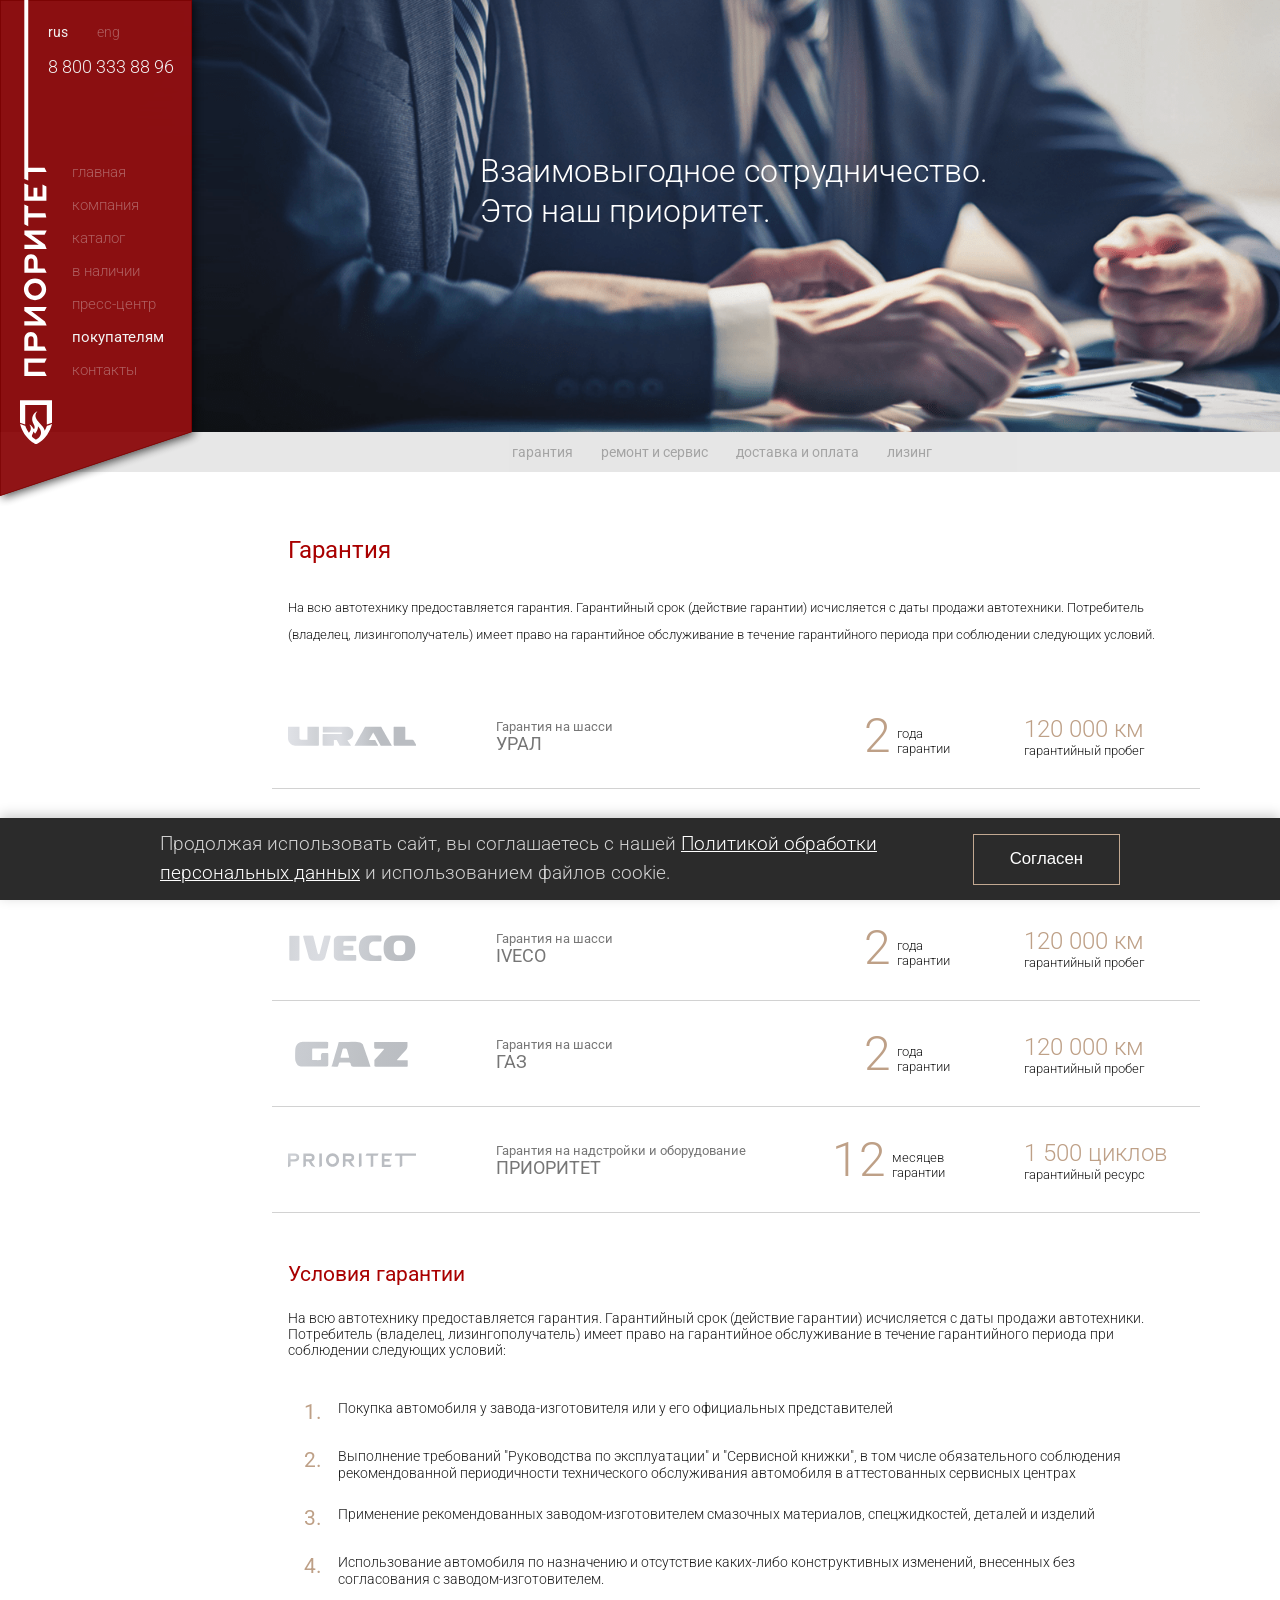
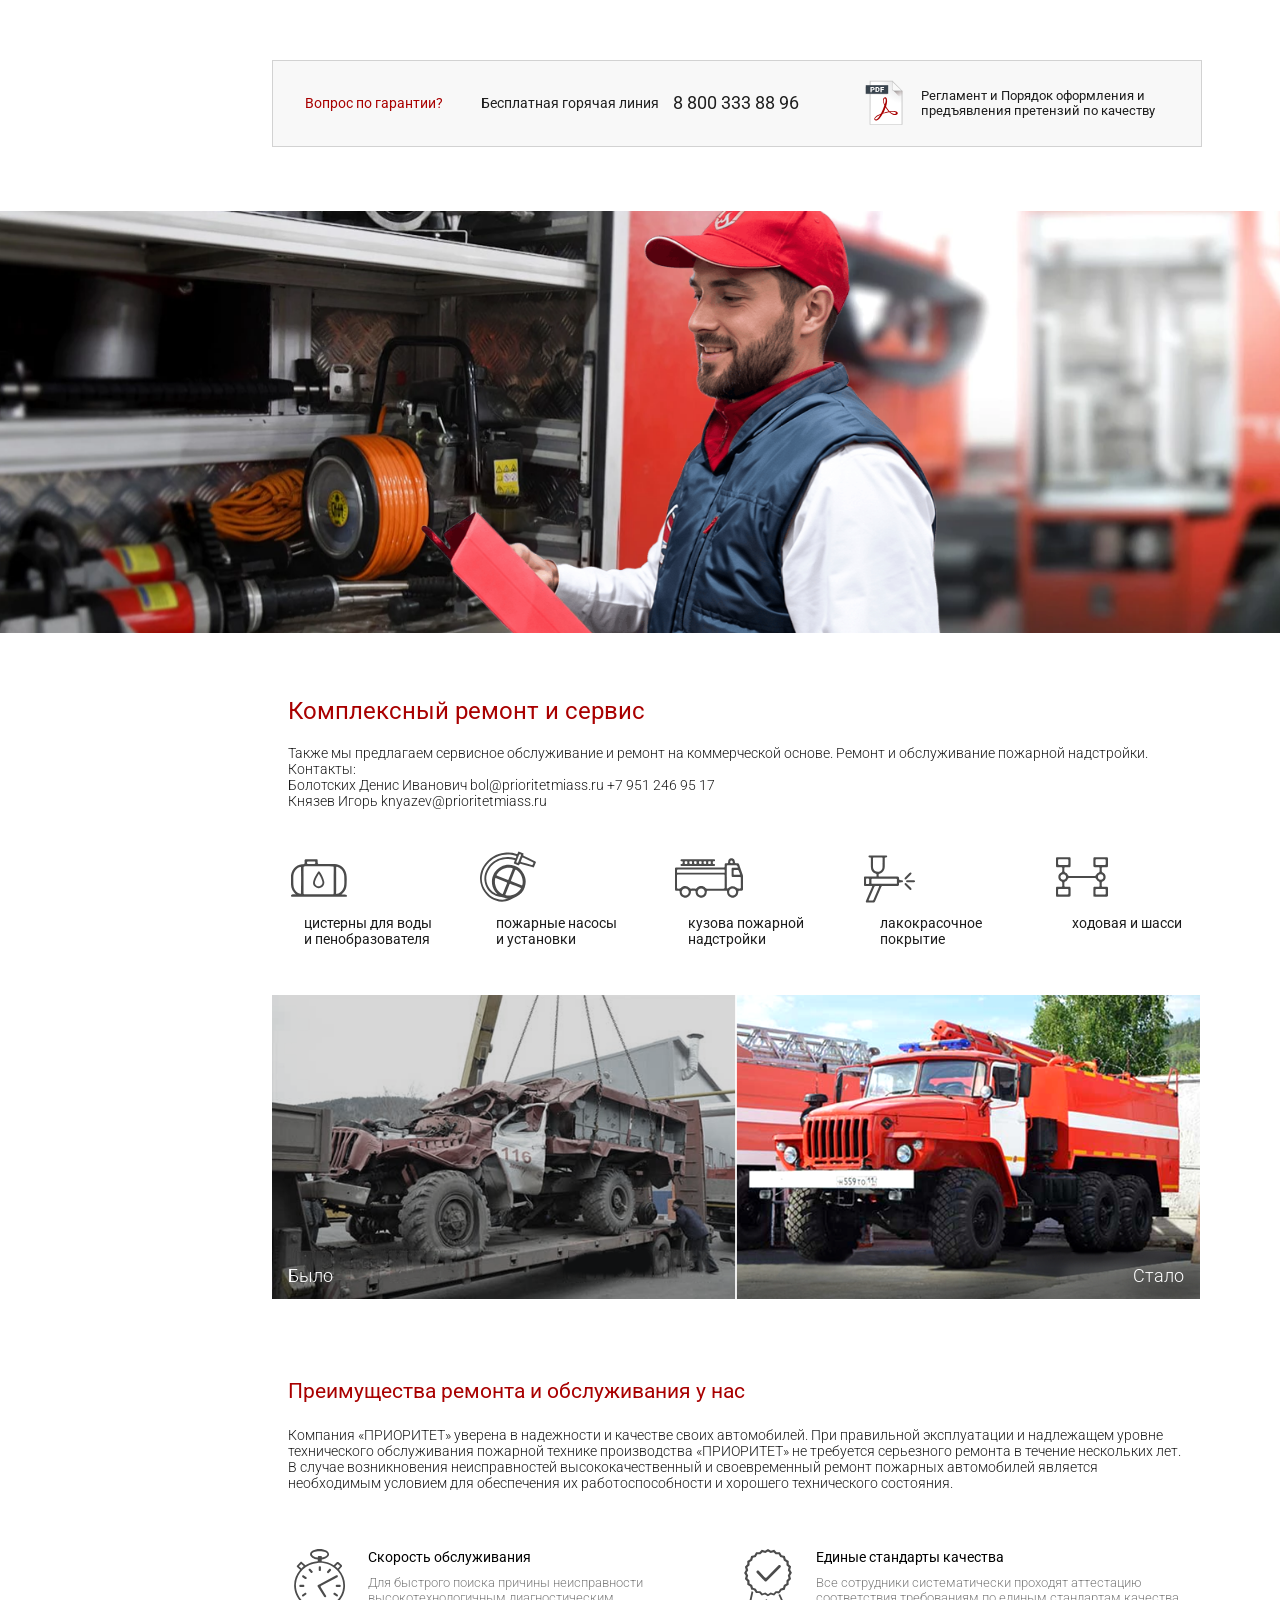
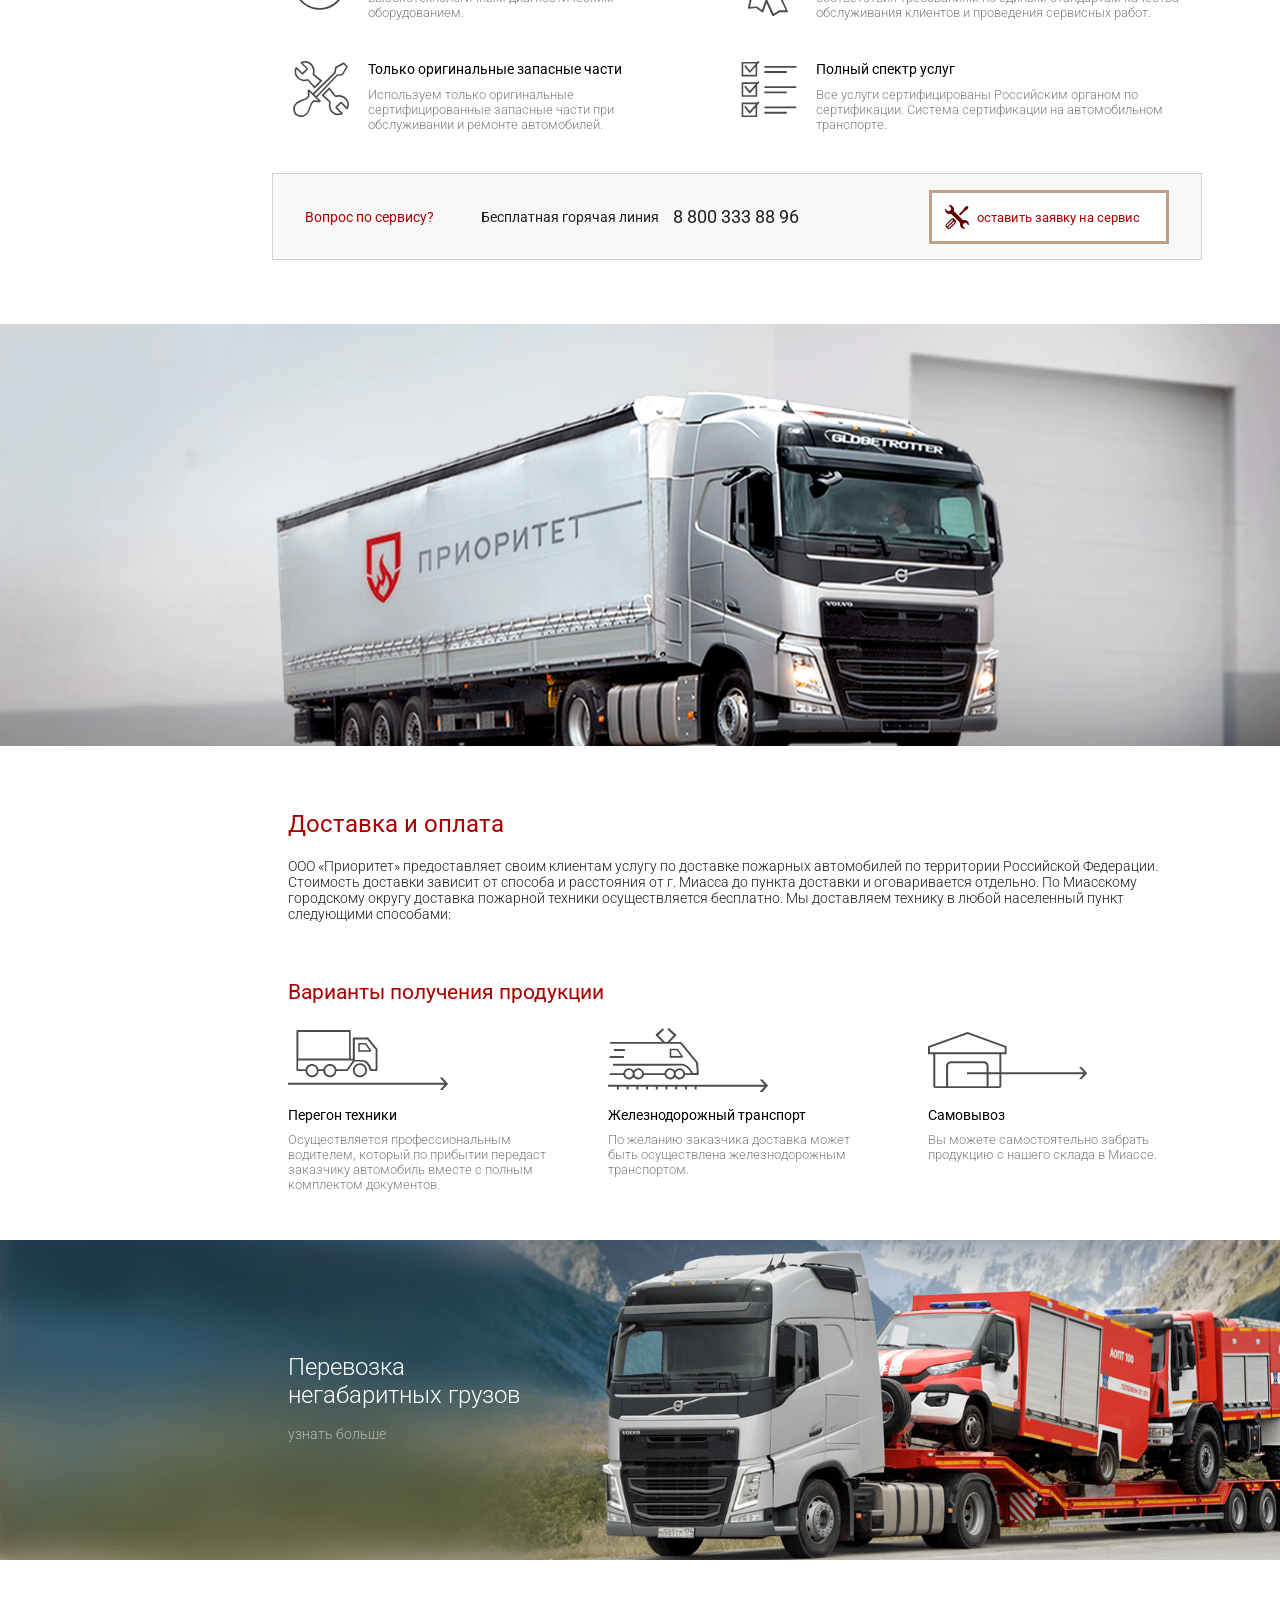
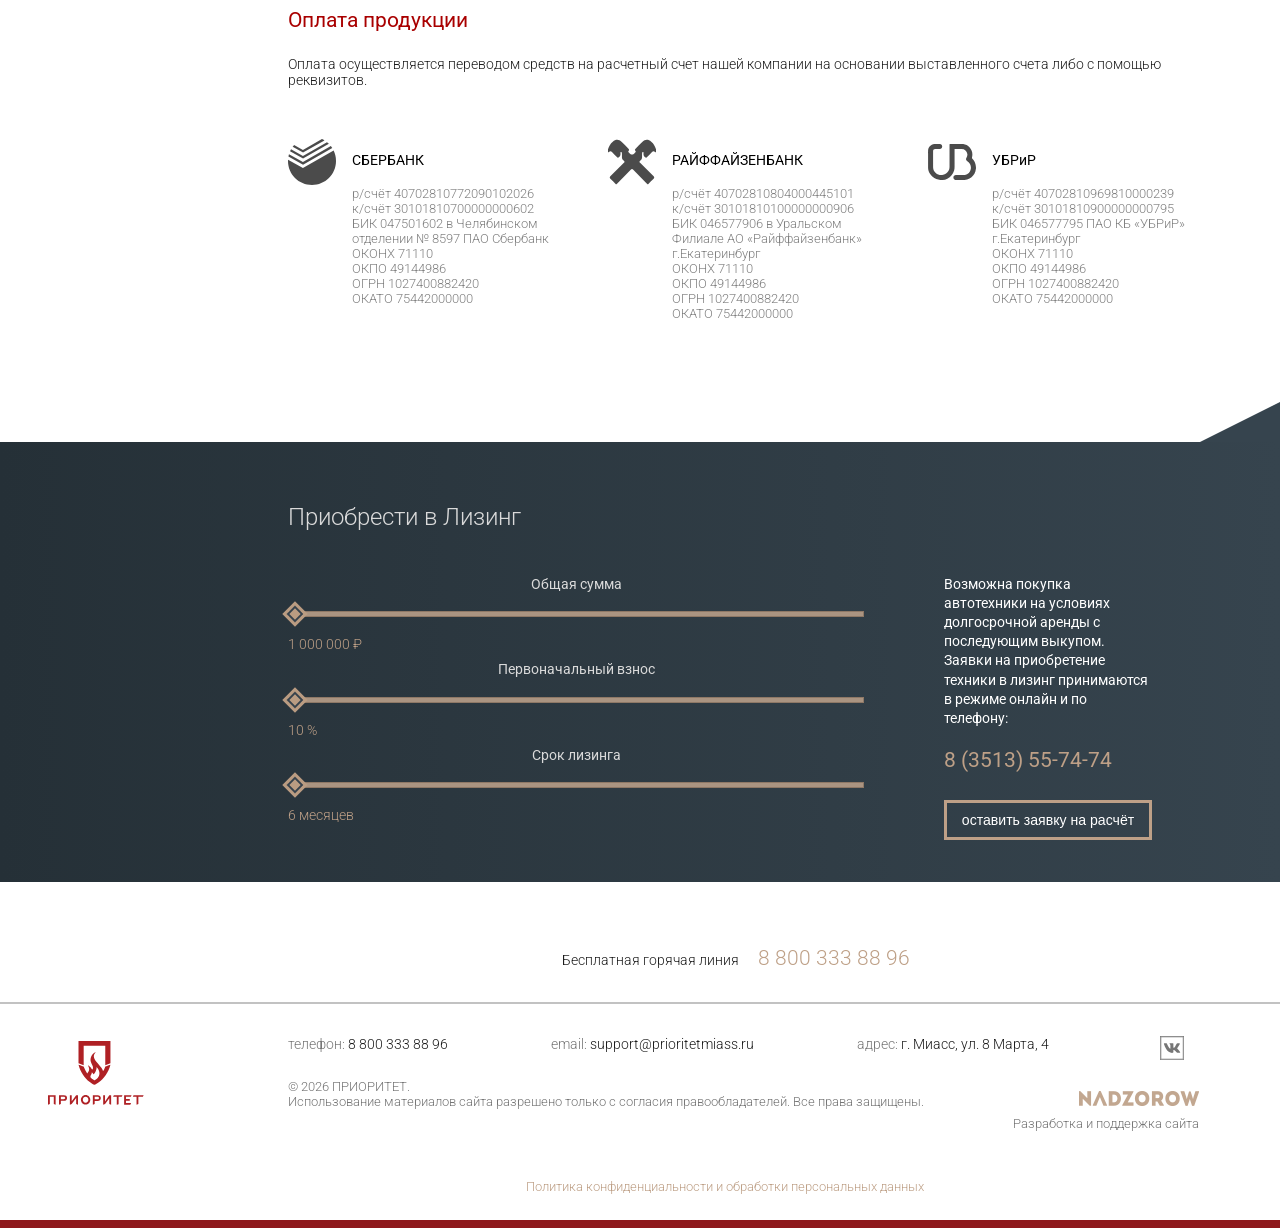
<file: customers/index.html>
<!DOCTYPE html>

<html lang="ru-RU" prefix="og: http://ogp.me/ns# article: http://ogp.me/ns/article#">
<head><script>window.OFFLINE_ROOT="../";window.ym=function(){};</script><script src="../offline-data.js"></script><script src="../offline-runtime.js"></script>
<meta charset="utf-8"/>
<meta content="width=device-width, initial-scale=1" name="viewport"/>
<link href="index.html" hreflang="ru" rel="alternate"/>
<link href="https://prioritetmiass.ru/en/for-buyers/" hreflang="en" rel="alternate"/>
<link href="https://prioritetmiass.ru/es/para-clientes/" hreflang="es" rel="alternate"/>
<title>Покупателям - ПРИОРИТЕТ</title>
<link href="index.html" rel="canonical"/>
<meta content="ru_RU" property="og:locale"/>
<meta content="en_GB" property="og:locale:alternate"/>
<meta content="es_ES" property="og:locale:alternate"/>
<meta content="article" property="og:type"/>
<meta content="Покупателям - ПРИОРИТЕТ" property="og:title"/>
<meta content="На всю автотехнику предоставляется гарантия. Гарантийный срок (действие гарантии) исчисляется с даты продажи автотехники. Потребитель (владелец, лизингополучатель) имеет право на гарантийное обслуживание в течение гарантийного периода при соблюдении следующих условий." property="og:description"/>
<meta content="https://prioritetmiass.ru/customers/" property="og:url"/>
<meta content="ПРИОРИТЕТ" property="og:site_name"/>
<meta content="2025-04-22T08:59:20+00:00" property="article:modified_time"/>
<meta content="https://prioritetmiass.ru/wp-content/uploads/2019/11/logo_footer.png" property="og:image"/>
<meta content="120" property="og:image:width"/>
<meta content="79" property="og:image:height"/>
<meta content="image/png" property="og:image:type"/>
<meta content="summary_large_image" name="twitter:card"/>
<meta content="Примерное время для чтения" name="twitter:label1"/>
<meta content="3 минуты" name="twitter:data1"/>
<script class="yoast-schema-graph" type="application/ld+json">{"@context":"https:\/\/schema.org","@graph":[{"@type":"WebPage","@id":"https:\/\/prioritetmiass.ru\/customers\/","url":"https:\/\/prioritetmiass.ru\/customers\/","name":"Покупателям - ПРИОРИТЕТ","isPartOf":{"@id":"https:\/\/prioritetmiass.ru\/#website"},"datePublished":"2019-08-22T20:28:03+00:00","dateModified":"2025-04-22T08:59:20+00:00","breadcrumb":{"@id":"https:\/\/prioritetmiass.ru\/customers\/#breadcrumb"},"inLanguage":"ru-RU","potentialAction":[{"@type":"ReadAction","target":["https:\/\/prioritetmiass.ru\/customers\/"]}]},{"@type":"BreadcrumbList","@id":"https:\/\/prioritetmiass.ru\/customers\/#breadcrumb","itemListElement":[{"@type":"ListItem","position":1,"name":"Главная","item":"https:\/\/prioritetmiass.ru\/"},{"@type":"ListItem","position":2,"name":"Покупателям","item":"https:\/\/prioritetmiass.ru\/customers\/"}]},{"@type":"WebSite","@id":"https:\/\/prioritetmiass.ru\/#website","url":"https:\/\/prioritetmiass.ru\/","name":"ПРИОРИТЕТ","description":"Компания «Приоритет» более 20 лет является одним из крупнейших российских производителей пожарной техники с непрерывным циклом производства, расположенного на территории Челябинской области в городе Миасс.","publisher":{"@id":"https:\/\/prioritetmiass.ru\/#organization"},"inLanguage":"ru-RU"},{"@type":"Organization","@id":"https:\/\/prioritetmiass.ru\/#organization","name":"ООО \"ПРИОРИТЕТ\"","url":"https:\/\/prioritetmiass.ru\/","logo":{"@type":"ImageObject","inLanguage":"ru-RU","@id":"https:\/\/prioritetmiass.ru\/#\/schema\/logo\/image\/","url":"https:\/\/prioritetmiass.ru\/wp-content\/uploads\/2019\/11\/logo_footer.png","contentUrl":"https:\/\/prioritetmiass.ru\/wp-content\/uploads\/2019\/11\/logo_footer.png","width":120,"height":79,"caption":"ООО \"ПРИОРИТЕТ\""},"image":{"@id":"https:\/\/prioritetmiass.ru\/#\/schema\/logo\/image\/"},"telephone":"+73513289969","email":"info@prioritetmiass.ru","address":{"@type":"PostalAddress","postalCode":"456317","addressRegion":"Челябинская область","addressLocality":"Миасс","streetAddress":"улица 8 Марта, дом 4","addressCountry":"RU"},"contactPoint":[{"@type":"ContactPoint","contactType":"customer service","url":"https:\/\/prioritetmiass.ru\/contacts\/","telephone":"+73513289969","email":"info@prioritetmiass.ru","description":"ПН-ПТ: 08:15–17:30, обед 12:30–13:15 СБ, ВС: выходные","hoursAvailable":[{"@type":"OpeningHoursSpecification","dayOfWeek":["https:\/\/schema.org\/Monday","https:\/\/schema.org\/Tuesday","https:\/\/schema.org\/Wednesday","https:\/\/schema.org\/Thursday","https:\/\/schema.org\/Friday"],"opens":"08:15","closes":"12:30"},{"@type":"OpeningHoursSpecification","dayOfWeek":["https:\/\/schema.org\/Monday","https:\/\/schema.org\/Tuesday","https:\/\/schema.org\/Wednesday","https:\/\/schema.org\/Thursday","https:\/\/schema.org\/Friday"],"opens":"13:15","closes":"17:30"}]},{"@type":"ContactPoint","contactType":"customer service","telephone":"+78003338896","contactOption":"https:\/\/schema.org\/TollFree"}]}]}</script>
<link href="https://prioritetmiass.ru/wp-json/oembed/1.0/embed?url=https%3A%2F%2Fprioritetmiass.ru%2Fcustomers%2F&amp;lang=ru" rel="alternate" title="oEmbed (JSON)" type="application/json+oembed"/>
<link href="https://prioritetmiass.ru/wp-json/oembed/1.0/embed?url=https%3A%2F%2Fprioritetmiass.ru%2Fcustomers%2F&amp;format=xml&amp;lang=ru" rel="alternate" title="oEmbed (XML)" type="text/xml+oembed"/>
<style id="wp-img-auto-sizes-contain-inline-css">
img:is([sizes=auto i],[sizes^="auto," i]){contain-intrinsic-size:3000px 1500px}
/*# sourceURL=wp-img-auto-sizes-contain-inline-css */
</style>
<style id="wp-emoji-styles-inline-css">

	img.wp-smiley, img.emoji {
		display: inline !important;
		border: none !important;
		box-shadow: none !important;
		height: 1em !important;
		width: 1em !important;
		margin: 0 0.07em !important;
		vertical-align: -0.1em !important;
		background: none !important;
		padding: 0 !important;
	}
/*# sourceURL=wp-emoji-styles-inline-css */
</style>
<style id="wp-block-library-inline-css">
:root{--wp-block-synced-color:#7a00df;--wp-block-synced-color--rgb:122,0,223;--wp-bound-block-color:var(--wp-block-synced-color);--wp-editor-canvas-background:#ddd;--wp-admin-theme-color:#007cba;--wp-admin-theme-color--rgb:0,124,186;--wp-admin-theme-color-darker-10:#006ba1;--wp-admin-theme-color-darker-10--rgb:0,107,160.5;--wp-admin-theme-color-darker-20:#005a87;--wp-admin-theme-color-darker-20--rgb:0,90,135;--wp-admin-border-width-focus:2px}@media (min-resolution:192dpi){:root{--wp-admin-border-width-focus:1.5px}}.wp-element-button{cursor:pointer}:root .has-very-light-gray-background-color{background-color:#eee}:root .has-very-dark-gray-background-color{background-color:#313131}:root .has-very-light-gray-color{color:#eee}:root .has-very-dark-gray-color{color:#313131}:root .has-vivid-green-cyan-to-vivid-cyan-blue-gradient-background{background:linear-gradient(135deg,#00d084,#0693e3)}:root .has-purple-crush-gradient-background{background:linear-gradient(135deg,#34e2e4,#4721fb 50%,#ab1dfe)}:root .has-hazy-dawn-gradient-background{background:linear-gradient(135deg,#faaca8,#dad0ec)}:root .has-subdued-olive-gradient-background{background:linear-gradient(135deg,#fafae1,#67a671)}:root .has-atomic-cream-gradient-background{background:linear-gradient(135deg,#fdd79a,#004a59)}:root .has-nightshade-gradient-background{background:linear-gradient(135deg,#330968,#31cdcf)}:root .has-midnight-gradient-background{background:linear-gradient(135deg,#020381,#2874fc)}:root{--wp--preset--font-size--normal:16px;--wp--preset--font-size--huge:42px}.has-regular-font-size{font-size:1em}.has-larger-font-size{font-size:2.625em}.has-normal-font-size{font-size:var(--wp--preset--font-size--normal)}.has-huge-font-size{font-size:var(--wp--preset--font-size--huge)}:root .has-text-align-center{text-align:center}:root .has-text-align-left{text-align:left}:root .has-text-align-right{text-align:right}.has-fit-text{white-space:nowrap!important}#end-resizable-editor-section{display:none}.aligncenter{clear:both}.items-justified-left{justify-content:flex-start}.items-justified-center{justify-content:center}.items-justified-right{justify-content:flex-end}.items-justified-space-between{justify-content:space-between}.screen-reader-text{word-wrap:normal!important;border:0;clip-path:inset(50%);height:1px;margin:-1px;overflow:hidden;padding:0;position:absolute;width:1px;word-break:normal!important}.screen-reader-text:focus{background-color:#ddd;clip-path:none;color:#444;display:block;font-size:1em;height:auto;left:5px;line-height:normal;padding:15px 23px 14px;text-decoration:none;top:5px;width:auto;z-index:100000}html :where(.has-border-color){border-style:solid}html :where([style^=border-color],[style*=";border-color"],[style*="; border-color"]){border-style:solid}html :where([style^=border-top-color],[style*=";border-top-color"],[style*="; border-top-color"]){border-top-style:solid}html :where([style^=border-right-color],[style*=";border-right-color"],[style*="; border-right-color"]){border-right-style:solid}html :where([style^=border-bottom-color],[style*=";border-bottom-color"],[style*="; border-bottom-color"]){border-bottom-style:solid}html :where([style^=border-left-color],[style*=";border-left-color"],[style*="; border-left-color"]){border-left-style:solid}html :where([style^=border-width],[style*=";border-width"],[style*="; border-width"]){border-style:solid}html :where([style^=border-top-width],[style*=";border-top-width"],[style*="; border-top-width"]){border-top-style:solid}html :where([style^=border-right-width],[style*=";border-right-width"],[style*="; border-right-width"]){border-right-style:solid}html :where([style^=border-bottom-width],[style*=";border-bottom-width"],[style*="; border-bottom-width"]){border-bottom-style:solid}html :where([style^=border-left-width],[style*=";border-left-width"],[style*="; border-left-width"]){border-left-style:solid}html :where(img[class*=wp-image-]){height:auto;max-width:100%}:where(figure){margin:0 0 1em}html :where(.is-position-sticky){--wp-admin--admin-bar--position-offset:var(--wp-admin--admin-bar--height,0px)}@media screen and (max-width:600px){html :where(.is-position-sticky){--wp-admin--admin-bar--position-offset:0px}}
/*wp_block_styles_on_demand_placeholder:6afd92b5eb8dd*/
/*# sourceURL=wp-block-library-inline-css */
</style>
<style id="classic-theme-styles-inline-css">
/*! This file is auto-generated */
.wp-block-button__link{color:#fff;background-color:#32373c;border-radius:9999px;box-shadow:none;text-decoration:none;padding:calc(.667em + 2px) calc(1.333em + 2px);font-size:1.125em}.wp-block-file__button{background:#32373c;color:#fff;text-decoration:none}
/*# sourceURL=/wp-includes/css/classic-themes.min.css */
</style>
<style id="wp-block-styles-placeholder-inline-css">
:root { --wp-internal-comment: "Placeholder for wp_hoist_late_printed_styles() to replace with the block styles printed at wp_footer." }
/*# sourceURL=wp-block-styles-placeholder-inline-css */
</style>
<style id="wp-global-styles-placeholder-inline-css">
:root { --wp-internal-comment: "Placeholder for wp_hoist_late_printed_styles() to replace with the global-styles printed at wp_footer." }
/*# sourceURL=wp-global-styles-placeholder-inline-css */
</style>
<link href="../assets/styles-84afb80268a6.css" id="contact-form-7-css" media="all" rel="stylesheet"/>
<link href="../assets/style-54b28ba74781.css" id="taxonomy-image-plugin-public-css" media="screen" rel="stylesheet"/>
<link href="../assets/style-a0aa7575ba92.css" id="prioritet-style-css" media="all" rel="stylesheet"/>
<style id="prioritet-style-inline-css">
/* cyrillic-ext */
@font-face {
  font-family: 'Roboto';
  font-style: normal;
  font-weight: 300 600;
  font-stretch: 100%;
  font-display: swap;
  src: url(../assets/roboto-cyrillic-ext-01f94d674d-f4a430c0e5a4.woff2) format('woff2');
  unicode-range: U+0460-052F, U+1C80-1C8A, U+20B4, U+2DE0-2DFF, U+A640-A69F, U+FE2E-FE2F;
}
/* cyrillic */
@font-face {
  font-family: 'Roboto';
  font-style: normal;
  font-weight: 300 600;
  font-stretch: 100%;
  font-display: swap;
  src: url(../assets/roboto-cyrillic-481dd0c01e-d9e542178339.woff2) format('woff2');
  unicode-range: U+0301, U+0400-045F, U+0490-0491, U+04B0-04B1, U+2116;
}
/* greek-ext */
@font-face {
  font-family: 'Roboto';
  font-style: normal;
  font-weight: 300 600;
  font-stretch: 100%;
  font-display: swap;
  src: url(../assets/roboto-greek-ext-ec7769b089-582187fecbe4.woff2) format('woff2');
  unicode-range: U+1F00-1FFF;
}
/* greek */
@font-face {
  font-family: 'Roboto';
  font-style: normal;
  font-weight: 300 600;
  font-stretch: 100%;
  font-display: swap;
  src: url(../assets/roboto-greek-97fbf7bd0b-cac65f0a925e.woff2) format('woff2');
  unicode-range: U+0370-0377, U+037A-037F, U+0384-038A, U+038C, U+038E-03A1, U+03A3-03FF;
}
/* math */
@font-face {
  font-family: 'Roboto';
  font-style: normal;
  font-weight: 300 600;
  font-stretch: 100%;
  font-display: swap;
  src: url(../assets/roboto-math-7cb4281a0c-d9a36052c615.woff2) format('woff2');
  unicode-range: U+0302-0303, U+0305, U+0307-0308, U+0310, U+0312, U+0315, U+031A, U+0326-0327, U+032C, U+032F-0330, U+0332-0333, U+0338, U+033A, U+0346, U+034D, U+0391-03A1, U+03A3-03A9, U+03B1-03C9, U+03D1, U+03D5-03D6, U+03F0-03F1, U+03F4-03F5, U+2016-2017, U+2034-2038, U+203C, U+2040, U+2043, U+2047, U+2050, U+2057, U+205F, U+2070-2071, U+2074-209F, U+20D0-20DC, U+20E1, U+20E5-20EF, U+2100-2112, U+2114-2115, U+2117-2121, U+2123-214F, U+2190, U+2192, U+2194-21AE, U+21B0-21E5, U+21F1-21F2, U+21F4-2211, U+2213-2214, U+2216-22FF, U+2308-230B, U+2310, U+2319, U+231C-2321, U+2336-237A, U+237C, U+2395, U+239B-23B7, U+23D0, U+23DC-23E1, U+2474-2475, U+25AF, U+25B3, U+25B7, U+25BD, U+25C1, U+25CA, U+25CC, U+25FB, U+266D-266F, U+27C0-27FF, U+2900-2AFF, U+2B0E-2B11, U+2B30-2B4C, U+2BFE, U+3030, U+FF5B, U+FF5D, U+1D400-1D7FF, U+1EE00-1EEFF;
}
/* symbols */
@font-face {
  font-family: 'Roboto';
  font-style: normal;
  font-weight: 300 600;
  font-stretch: 100%;
  font-display: swap;
  src: url(../assets/roboto-symbols-2addf2d86d-60a261f9004b.woff2) format('woff2');
  unicode-range: U+0001-000C, U+000E-001F, U+007F-009F, U+20DD-20E0, U+20E2-20E4, U+2150-218F, U+2190, U+2192, U+2194-2199, U+21AF, U+21E6-21F0, U+21F3, U+2218-2219, U+2299, U+22C4-22C6, U+2300-243F, U+2440-244A, U+2460-24FF, U+25A0-27BF, U+2800-28FF, U+2921-2922, U+2981, U+29BF, U+29EB, U+2B00-2BFF, U+4DC0-4DFF, U+FFF9-FFFB, U+10140-1018E, U+10190-1019C, U+101A0, U+101D0-101FD, U+102E0-102FB, U+10E60-10E7E, U+1D2C0-1D2D3, U+1D2E0-1D37F, U+1F000-1F0FF, U+1F100-1F1AE, U+1F1E6-1F1FF, U+1F30D-1F30F, U+1F315, U+1F31C, U+1F31E, U+1F320-1F32C, U+1F336, U+1F378, U+1F37D, U+1F382, U+1F393-1F39F, U+1F3A7-1F3A8, U+1F3AC-1F3AF, U+1F3C2, U+1F3C4-1F3C6, U+1F3CA-1F3CE, U+1F3D4-1F3E0, U+1F3ED, U+1F3F1-1F3F3, U+1F3F5-1F3F7, U+1F408, U+1F415, U+1F41F, U+1F426, U+1F43F, U+1F441-1F442, U+1F444, U+1F446-1F449, U+1F44C-1F44E, U+1F453, U+1F46A, U+1F47D, U+1F4A3, U+1F4B0, U+1F4B3, U+1F4B9, U+1F4BB, U+1F4BF, U+1F4C8-1F4CB, U+1F4D6, U+1F4DA, U+1F4DF, U+1F4E3-1F4E6, U+1F4EA-1F4ED, U+1F4F7, U+1F4F9-1F4FB, U+1F4FD-1F4FE, U+1F503, U+1F507-1F50B, U+1F50D, U+1F512-1F513, U+1F53E-1F54A, U+1F54F-1F5FA, U+1F610, U+1F650-1F67F, U+1F687, U+1F68D, U+1F691, U+1F694, U+1F698, U+1F6AD, U+1F6B2, U+1F6B9-1F6BA, U+1F6BC, U+1F6C6-1F6CF, U+1F6D3-1F6D7, U+1F6E0-1F6EA, U+1F6F0-1F6F3, U+1F6F7-1F6FC, U+1F700-1F80B, U+1F810-1F847, U+1F850-1F859, U+1F860-1F887, U+1F890-1F8AD, U+1F8B0-1F8BB, U+1F8C0-1F8C1, U+1F8D0-1F8D8, U+1F900-1F90B, U+1F93B, U+1F946, U+1F984, U+1F996, U+1F9E9, U+1FA00-1FA6F, U+1FA70-1FA7C, U+1FA80-1FAC6, U+1FAC8, U+1FACC-1FADD, U+1FADF-1FAEB, U+1FAEF-1FAFA, U+1FB00-1FBFF;
}
/* vietnamese */
@font-face {
  font-family: 'Roboto';
  font-style: normal;
  font-weight: 300 600;
  font-stretch: 100%;
  font-display: swap;
  src: url(../assets/roboto-vietnamese-0b60bbe04e-c9fa718d05fb.woff2) format('woff2');
  unicode-range: U+0102-0103, U+0110-0111, U+0128-0129, U+0168-0169, U+01A0-01A1, U+01AF-01B0, U+0300-0301, U+0303-0304, U+0308-0309, U+0323, U+0329, U+1EA0-1EF9, U+20AB;
}
/* latin-ext */
@font-face {
  font-family: 'Roboto';
  font-style: normal;
  font-weight: 300 600;
  font-stretch: 100%;
  font-display: swap;
  src: url(../assets/roboto-latin-ext-cedb374b05-c6bb432dd56a.woff2) format('woff2');
  unicode-range: U+0100-02BA, U+02BD-02C5, U+02C7-02CC, U+02CE-02D7, U+02DD-02FF, U+0304, U+0308, U+0329, U+1D00-1DBF, U+1E00-1E9F, U+1EF2-1EFF, U+2020, U+20A0-20AB, U+20AD-20C4, U+2113, U+2C60-2C7F, U+A720-A7FF;
}
/* latin */
@font-face {
  font-family: 'Roboto';
  font-style: normal;
  font-weight: 300 600;
  font-stretch: 100%;
  font-display: swap;
  src: url(../assets/roboto-latin-1404ca348b-d2f98be1dfab.woff2) format('woff2');
  unicode-range: U+0000-00FF, U+0131, U+0152-0153, U+02BB-02BC, U+02C6, U+02DA, U+02DC, U+0304, U+0308, U+0329, U+2000-206F, U+20AC, U+2122, U+2191, U+2193, U+2212, U+2215, U+FEFF, U+FFFD;
}

/*# sourceURL=prioritet-style-inline-css */
</style>
<link href="../assets/animate-eef188c0dc11.css" id="prioritet-animate-css" media="all" rel="stylesheet"/>
<link href="../assets/magnific-popup-88febdb47145.css" id="prioritet-magnific-popup-css" media="print" onload="this.media='all';this.onload=null" rel="stylesheet"/>
<noscript><link href="../assets/magnific-popup-88febdb47145.css" id="prioritet-magnific-popup-css" media="all" rel="stylesheet"/>
</noscript>
<link href="../assets/lightbox-3e2fbdf6ca98.css" id="prioritet-lightbox-css" media="print" onload="this.media='all';this.onload=null" rel="stylesheet"/>
<noscript><link href="../assets/lightbox-3e2fbdf6ca98.css" id="prioritet-lightbox-css" media="all" rel="stylesheet"/>
</noscript>
<link href="../assets/quote-form-9e2a336093df.css" id="prioritet-quote-form-css" media="print" onload="this.media='all';this.onload=null" rel="stylesheet"/>
<noscript><link href="../assets/quote-form-9e2a336093df.css" id="prioritet-quote-form-css" media="all" rel="stylesheet"/>
</noscript>
<link href="../assets/slick-9386dbbb4031.css" id="prioritet-slick-style-css" media="all" rel="stylesheet"/>
<style id="prioritet-slick-style-inline-css">

/* Slider */
.slick-loading .slick-list
{
    background: #fff url('../assets/ajax-loader-c1ec11e58cd8.gif') center center no-repeat;
}

/* Icons */
@font-face
{
    font-family: 'slick';
    font-display: swap;
    font-weight: normal;
    font-style: normal;

    src: none;
    src: none format('embedded-opentype'), url('../assets/slick-4aaa7d511a88.woff') format('woff'), url('../assets/slick-26ad0bf89a63.ttf') format('truetype'), none format('svg');
}
/* Arrows */
.slick-prev,
.slick-next
{
    font-size: 0;
    line-height: 0;

    position: absolute;
    top: 50%;

    display: block;

    width: 20px;
    height: 20px;
    padding: 0;
    -webkit-transform: translate(0, -50%);
    -ms-transform: translate(0, -50%);
    transform: translate(0, -50%);

    cursor: pointer;

    color: transparent;
    border: none;
    outline: none;
    background: transparent;
}
.slick-prev:hover,
.slick-prev:focus,
.slick-next:hover,
.slick-next:focus
{
    color: transparent;
    outline: none;
    background: transparent;
}
.slick-prev:hover:before,
.slick-prev:focus:before,
.slick-next:hover:before,
.slick-next:focus:before
{
    opacity: 1;
}
.slick-prev.slick-disabled:before,
.slick-next.slick-disabled:before
{
    opacity: .25;
}

.slick-prev:before,
.slick-next:before
{
    font-family: 'slick';
    font-size: 20px;
    line-height: 1;

    opacity: .75;
    color: white;

    -webkit-font-smoothing: antialiased;
    -moz-osx-font-smoothing: grayscale;
}

.slick-prev
{
    left: -25px;
}
[dir='rtl'] .slick-prev
{
    right: -25px;
    left: auto;
}
.slick-prev:before
{
    content: '←';
}
[dir='rtl'] .slick-prev:before
{
    content: '→';
}

.slick-next
{
    right: -25px;
}
[dir='rtl'] .slick-next
{
    right: auto;
    left: -25px;
}
.slick-next:before
{
    content: '→';
}
[dir='rtl'] .slick-next:before
{
    content: '←';
}

/* Dots */
.slick-dotted.slick-slider
{
    margin-bottom: 30px;
}

.slick-dots
{
    position: absolute;
    bottom: -25px;

    display: block;

    width: 100%;
    padding: 0;
    margin: 0;

    list-style: none;

    text-align: center;
}
.slick-dots li
{
    position: relative;

    display: inline-block;

    width: 20px;
    height: 20px;
    margin: 0 5px;
    padding: 0;

    cursor: pointer;
}
.slick-dots li button
{
    font-size: 0;
    line-height: 0;

    display: block;

    width: 20px;
    height: 20px;
    padding: 5px;

    cursor: pointer;

    color: transparent;
    border: 0;
    outline: none;
    background: transparent;
}
.slick-dots li button:hover,
.slick-dots li button:focus
{
    outline: none;
}
.slick-dots li button:hover:before,
.slick-dots li button:focus:before
{
    opacity: 1;
}
.slick-dots li button:before
{
    font-family: 'slick';
    font-size: 6px;
    line-height: 20px;

    position: absolute;
    top: 0;
    left: 0;

    width: 20px;
    height: 20px;

    content: '•';
    text-align: center;

    opacity: .25;
    color: black;

    -webkit-font-smoothing: antialiased;
    -moz-osx-font-smoothing: grayscale;
}
.slick-dots li.slick-active button:before
{
    opacity: .75;
    color: black;
}

/*# sourceURL=prioritet-slick-style-inline-css */
</style>
<link href="../assets/catalog-style-5f826dd3d6bb.css" id="catalog-style-css" media="all" rel="stylesheet"/>
<link href="https://prioritetmiass.ru/wp-json/" rel="https://api.w.org/"/><link href="https://prioritetmiass.ru/wp-json/wp/v2/pages/86" rel="alternate" title="JSON" type="application/json"/><link href="https://prioritetmiass.ru/xmlrpc.php?rsd" rel="EditURI" title="RSD" type="application/rsd+xml"/>
<meta content="WordPress 7.1.4" name="generator"/>
<link href="../index.html?p=86" rel="shortlink"/>
<meta content="1.5.7" name="cdp-version"/><script type="text/javascript">window.wp_data = {"ajax_url":"https:\/\/prioritetmiass.ru\/wp-admin\/admin-ajax.php"};</script><style id="wp-custom-css">
/* --- Стили для баннера 152-ФЗ (база 1rem = 40px) --- */
.fz152-banner {
    position: fixed;
    bottom: 0;
    left: 0;
    width: 100%;
    background-color: #2b2b2b;
    color: #ffffff;
    z-index: 99999;
    box-shadow: 0 -0.1rem 0.375rem rgba(0, 0, 0, 0.2); /* Тень ~4px 15px */
    padding: 0.375rem 0; /* Отступ ~15px */
    font-family: inherit; 
}

.fz152-banner-container {
    display: flex;
    justify-content: space-between;
    align-items: center;
    max-width: 30rem; /* Ширина ~1200px */
    margin: 0 auto;
    padding: 0 0.5rem; /* Отступы по бокам ~20px */
    gap: 0.5rem; /* Расстояние между текстом и кнопкой ~20px */
}

.fz152-text {
    margin: 0;
    font-size: 0.6rem; /* Размер текста ~14px */
    line-height: 1.5;
    color: #d1d1d1;
}

.fz152-text a {
    color: #ffffff;
    text-decoration: underline;
    transition: color 0.3s ease;
}

.fz152-text a:hover {
    color: #cc0000; 
    text-decoration: none;
}
.fz152-btn {
    background-color: transparent; /* Прозрачный фон */
    color: #ffffff; 
    border: 1px solid #c2a891; /* Тонкая рамка в цвет ваших ползунков */
    padding: 0.45rem 1.125rem; 
    cursor: pointer;
    border-radius: 0; /* Строгие прямые углы */
    font-weight: 400; /* Обычный шрифт вместо жирного */
    font-size: 0.525rem; 
    text-transform: none; /* Убираем принудительные заглавные буквы */
    transition: background-color 0.3s ease, color 0.3s ease;
    white-space: nowrap;
}

.fz152-btn:hover {
    background-color: #c2a891; /* При наведении кнопка заливается фирменным бежевым */
    color: #2b2b2b; /* А текст становится темным для контраста */
}

.fz152-btn:active {
    transform: scale(0.98);
}

/* Адаптивность для мобильных телефонов */
@media (max-width: 19.2rem) { /* Точка перелома ~768px */
    .fz152-banner-container {
        flex-direction: column;
        text-align: center;
        gap: 0.375rem; /* ~15px */
        padding: 0 0.375rem; /* ~15px */
    }
    .fz152-text {
        font-size: 0.3rem; /* ~12px */
    }
    .fz152-btn {
        width: 100%;
        padding: 0.3rem 0.5rem;
    }
}
</style>
<link href="../assets/apple-icon-57x57-d3736296a676.png" rel="apple-touch-icon" sizes="57x57"/>
<link href="../assets/apple-icon-60x60-b83f4108d9f1.png" rel="apple-touch-icon" sizes="60x60"/>
<link href="../assets/apple-icon-72x72-85166d3e62b2.png" rel="apple-touch-icon" sizes="72x72"/>
<link href="../assets/apple-icon-76x76-dbbb517f816b.png" rel="apple-touch-icon" sizes="76x76"/>
<link href="../assets/apple-icon-114x114-72acafd9141e.png" rel="apple-touch-icon" sizes="114x114"/>
<link href="../assets/apple-icon-120x120-26e14207fa6e.png" rel="apple-touch-icon" sizes="120x120"/>
<link href="../assets/apple-icon-144x144-bb6871fe1f64.png" rel="apple-touch-icon" sizes="144x144"/>
<link href="../assets/apple-icon-152x152-b20e6fcb581d.png" rel="apple-touch-icon" sizes="152x152"/>
<link href="../assets/apple-icon-180x180-2b64786ee35c.png" rel="apple-touch-icon" sizes="180x180"/>
<link href="../assets/android-icon-192x192-bfb912c037ad.png" rel="icon" sizes="192x192" type="image/png"/>
<link href="../assets/favicon-32x32-789081e8be82.png" rel="icon" sizes="32x32" type="image/png"/>
<link href="../assets/favicon-96x96-3ec2ce2dfd69.png" rel="icon" sizes="96x96" type="image/png"/>
<link href="../assets/favicon-16x16-22eb07772eec.png" rel="icon" sizes="16x16" type="image/png"/>
<link href="https://prioritetmiass.ru/manifest.json" rel="manifest"/>
<meta content="#ffffff" name="msapplication-TileColor"/>
<meta content="/ms-icon-144x144.png" name="msapplication-TileImage"/>
<meta content="#ffffff" name="theme-color"/>
<meta content="9887594f7b6e04fd" name="yandex-verification"/>
<meta content="noindex, nofollow" name="robots"/><link href="../offline-runtime.css" rel="stylesheet"/></head>
<body>
<header>
<div class="main_menu_mobile_back"></div>
<div class="main_menu">
<div class="back_image">
<svg height="620" viewbox="0 0 240 620" width="240" xmlns="http://www.w3.org/2000/svg"><defs><clippath id="v0j9a"><path d="M0 0h240v540L0 620z" fill="#fff"></path></clippath></defs><g><g><path d="M0 0h240v540L0 620z" fill="#8e1012"></path><path clip-path='url("#v0j9a")' d="M0 0v0h240v540L0 620v0z" fill="none" stroke="#7b0000" stroke-miterlimit="50" stroke-width="2"></path></g></g></svg> </div>
<a href="../index.html">
<div class="main_menu_logo">
<svg style="enable-background:new 0 0 40 555;" version="1.1" viewbox="0 0 40 555" x="0px" xml:space="preserve" xmlns="http://www.w3.org/2000/svg" xmlns:xlink="http://www.w3.org/1999/xlink" y="0px"> <g id="Слой_7"> <g> <g> <polygon class="st0" points="0,500.4 0,528.4 6.5,530.7 6.5,506.3 33.5,506.3 33.5,530.7 40,528.4 40,500.4 "></polygon> <g> <g> <path class="st0" d="M37.8,530.9c-1,0.4-2,0.7-3,1.1c-0.3,0.1-1.1,0.2-1.2,0.5c-0.1,0.2-0.2,0.5-0.3,0.7 c-0.7,1.8-1.5,3.6-2.5,5.3c-0.3-2.5-1.9-4.4-3.4-6.2c-1.6-1.9-3.4-3.8-4.9-5.8c-1.4-1.7-2.8-3.7-3.1-5.9 c-0.4-2.6,0.9-4.4,2.4-6.4c-2.4,1.2-4.6,2.9-5.7,5.5c-0.9,2.1-1.1,4.2-0.6,6.4c0.4,1.9,2.4,5.5,2.5,6c0.3,1.4,0.6,2.9-0.3,4 c-1-0.1-1.5-1.3-2.5-2.7c-1.7-2.4-3.5-2.5-3.4-2.4c0.3,0.3,0.7,0.9,0.9,1.2c0.6,1.2,0.8,2.6,0.8,3.6c0,2-1.3,3.6-2.4,5.1 c-1.6-2.2-2.9-4.8-4-7.3c-0.1-0.3-0.2-0.7-0.4-1c-0.2-0.4-0.1-0.3-0.5-0.4c-0.6-0.2-1.2-0.4-1.8-0.6c-1.4-0.5-2.9-1-4.3-1.5 c2.1,8.5,7.1,16.4,14.1,21.7c0.8,0.6,1.7,1.2,2.5,1.7c0.9,0.6,1.9,1.3,2.9,1.6c0.8,0.2,1.8-0.4,2.5-0.8c1-0.6,2-1.2,2.9-1.9 c3.5-2.5,6.5-5.6,9-9.1c2.8-4,4.9-8.5,6-13.2C39.3,530.4,38.5,530.6,37.8,530.9z M25.2,544.7c-1.1,1.9-2.9,3.8-5,4.8 c-0.4,0.2-0.5,0.1-1-0.3c-0.3-0.2-0.7-0.5-1-0.7c-0.9-0.7-2.1-1.5-2.9-2.3c-1.6-2.1,1.7-4.3,1.2-6.8c1.1,0.9,1.6,1.5,2.2,2.6 c0.1,0.1,0.2,0.1,0.3,0c1-1.3,1.9-2.7,2.5-4.3c0.6-1.5,1.2-3.3,0.9-5C25.6,536.1,27.7,540.6,25.2,544.7z"></path> </g> </g> </g> </g> </g> <g id="Слой_6"> <g> <polygon class="st0" points="33.4,470 30.8,464.7 10.3,464.7 10.3,453.3 30.8,453.3 33.4,448.1 5.4,448.1 5.4,470 "></polygon> <path class="st0" d="M7.5,417.8L7.5,417.8c-1.4,1.6-2.1,3.8-2.1,6.5v14h27.9l-2.6-5.3h-8.9v-8.7c0-2.7-0.7-4.9-2.1-6.6 c-1.5-1.7-3.6-2.6-6.2-2.6C11,415.2,8.9,416.1,7.5,417.8z M10.3,433v-8.3c0-1.4,0.3-2.5,0.9-3.3c0.5-0.7,1.4-1,2.5-1 c1.2,0,2,0.3,2.5,1l0,0c0.6,0.8,0.9,2,0.9,3.4v8H10.3z"></path> <polygon class="st0" points="23.3,401.7 5.4,401.7 5.4,407 33.3,407 31.2,401.8 13.9,388.9 30.8,388.9 33.4,383.6 5.4,383.6 5.4,388.9 "></polygon> <path class="st0" d="M7.6,320.5L7.6,320.5c-1.4,1.6-2.1,3.8-2.1,6.5v13.9h27.8l-2.6-5.3H22v-8.5c0-2.7-0.7-4.9-2.1-6.6 c-1.5-1.7-3.6-2.6-6.2-2.6C11,318,9,318.8,7.6,320.5z M13.8,323.2c1.2,0,2,0.3,2.5,1l0,0c0.6,0.8,0.9,2,0.9,3.5v7.9h-6.8v-8.1 c0-1.4,0.3-2.5,0.9-3.3C11.8,323.6,12.6,323.2,13.8,323.2z"></path> <polygon class="st0" points="23.5,305.9 5.5,305.9 5.5,311.1 33.3,311.1 31.1,305.7 14,293.5 30.8,293.5 33.4,288.2 5.5,288.2 5.5,293.5 "></polygon> <polygon class="st0" points="10.3,282.7 10.3,272 32.9,272 31.7,266.7 10.3,266.7 10.3,257.7 5.4,255.7 5.4,280.4 "></polygon> <polygon class="st0" points="10.3,231.3 5.4,229.5 5.4,250.8 33,250.8 33,233.1 28.1,230.7 28.1,245.5 21.7,245.5 21.7,234.6 16.9,234.6 16.9,245.5 10.3,245.5 "></polygon> <polygon class="st0" points="5.4,223.9 10.3,225.5 10.3,215.1 33.3,215.1 30.7,209.8 10.3,209.8 10.3,0 5.4,0 "></polygon> <path class="st0" d="M4.9,361.7c0,7.5,6.2,13.5,13.9,13.5c7.7,0,13.9-6.1,13.9-13.5c0-7.5-6.2-13.5-13.9-13.5S4.9,354.3,4.9,361.7 z M18.8,353.7c4.7,0,8.4,3.5,8.4,8c0,4.5-3.7,8-8.4,8s-8.4-3.5-8.4-8S14.1,353.7,18.8,353.7z"></path> </g> </g> </svg>
</div>
</a>
<div class="main_menu_lang">
<a class="active blockh">rus</a><a class="blockh" href="https://prioritetmiass.ru/en/for-buyers/">eng</a> </div>
<div class="main_menu_phone">
<a class="dh" href="tel:88003338896">8 800 333 88 96</a>
</div>
<div class="main_menu_urls">
<div class="menu-osnovnoe-menyu-container"><ul class="menu" id="menu-osnovnoe-menyu"><li class="menu-item menu-item-type-post_type menu-item-object-page menu-item-home menu-item-948" id="menu-item-948"><a href="../index.html">главная</a></li>
<li class="menu-item menu-item-type-post_type menu-item-object-page menu-item-85" id="menu-item-85"><a href="../about/index.html">компания</a></li>
<li class="menu-item menu-item-type-post_type_archive menu-item-object-goods menu-item-72" id="menu-item-72"><a href="../catalog/index.html">каталог</a></li>
<li class="menu-item menu-item-type-post_type menu-item-object-page menu-item-40" id="menu-item-40"><a href="../specpred/index.html">в наличии</a></li>
<li class="menu-item menu-item-type-post_type menu-item-object-page menu-item-27" id="menu-item-27"><a href="../press-centr/index.html">пресс-центр</a></li>
<li class="menu-item menu-item-type-post_type menu-item-object-page current-menu-item page_item page-item-86 current_page_item menu-item-97" id="menu-item-97"><a aria-current="page" href="index.html">покупателям</a></li>
<li class="menu-item menu-item-type-post_type menu-item-object-page menu-item-44" id="menu-item-44"><a href="../contacts/index.html">контакты</a></li>
</ul></div> </div>
</div>
<div class="mobile_top">
<div class="mobile_top_inner">
<a class="mob11" href="../index.html">
<svg id="Слой_1" style="enable-background:new 0 0 64 96;" version="1.1" viewbox="0 0 64 96" x="0px" xml:space="preserve" xmlns="http://www.w3.org/2000/svg" xmlns:xlink="http://www.w3.org/1999/xlink" y="0px"> <g id="Слой_8"> <g> <polygon class="st0" points="64,74.6 0,96 0,0 64,0 "></polygon> <path class="st1" d="M63.5,0.5v73.7l-63,21.1V0.5H63.5 M64,0H0v96l64-21.4V0L64,0z"></path> </g> </g> <g> <g> <polygon class="st2" points="15,20 15,43.5 20.4,45.3 20.4,24.9 43.1,24.9 43.1,45.3 48.5,43.5 48.5,20 "></polygon> <g> <g> <path class="st2" d="M46.7,45.5c-0.8,0.3-1.7,0.6-2.5,0.9c-0.2,0.1-0.9,0.2-1,0.3c-0.1,0.1-0.1,0.5-0.2,0.6 c-0.6,1.5-1.3,3-2.1,4.5c-0.2-2.1-1.5-3.7-2.9-5.2c-1.4-1.6-2.9-3.2-4.1-4.8c-1.1-1.5-2.3-3.1-2.6-4.9c-0.3-2.2,0.8-3.7,2-5.3 c-2.1,1-3.9,2.4-4.7,4.6c-0.7,1.7-0.9,3.4-0.5,5.3c0.3,1.6,2,4.6,2.1,5c0.3,1.1,0.5,2.4-0.2,3.3c-0.8-0.1-1.3-1-2.1-2.3 c-1.5-2.1-3-2.1-2.9-2.1c0.2,0.2,0.6,0.8,0.7,1c0.6,1,0.7,2.2,0.7,3.1c0,1.7-1,3-2.1,4.2c-1.4-1.8-2.4-4-3.3-6.1 c-0.1-0.2-0.2-0.6-0.3-0.8c-0.2-0.3-0.1-0.2-0.5-0.3c-0.5-0.1-1-0.3-1.5-0.6c-1.1-0.5-2.4-0.8-3.6-1.3C16.7,52,21,58.6,26.8,63 c0.7,0.5,1.4,1,2.1,1.5c0.8,0.5,1.6,1,2.4,1.3c0.7,0.2,1.5-0.3,2.1-0.7c0.8-0.5,1.6-1,2.4-1.5c3-2.1,5.5-4.6,7.5-7.6 c2.3-3.3,4-7.1,5-11C47.9,45.1,47.2,45.3,46.7,45.5z M36.1,57c-0.9,1.6-2.4,3.2-4.1,4c-0.3,0.2-0.5,0-0.8-0.2 c-0.2-0.2-0.6-0.3-0.8-0.6c-0.8-0.6-1.7-1.3-2.4-2c-1.4-1.7,1.4-3.6,1-5.7c0.9,0.8,1.3,1.3,1.8,2.2c0,0.1,0.2,0.1,0.2,0 c0.9-1.1,1.6-2.2,2.2-3.6c0.5-1.3,1-2.8,0.8-4.1C36.5,49.9,38.2,53.6,36.1,57z"></path> </g> </g> </g> </g> </svg>
</a>
<a class="mob12" href="../index.html">
<svg style="enable-background:new 0 0 72 48;" version="1.1" viewbox="0 0 72 48" x="0px" xml:space="preserve" xmlns="http://www.w3.org/2000/svg" xmlns:xlink="http://www.w3.org/1999/xlink" y="0px"> <g id="Слой_8"> <g> <polygon class="st0" points="52,48 72,0 0,0 0,48 "></polygon> <path class="st1" d="M0.5,47.6h51.1L71.4,0.4H0.5L0.5,47.6 M0,48L0,0h72L52,48H0L0,48z"></path> </g> <g> <g> <polygon class="st2" points="16,8 16,24.9 19.9,26.3 19.9,11.5 36.2,11.5 36.2,26.3 40.2,24.9 40.2,8 "></polygon> <g> <g> <path class="st2" d="M38.8,26.4c-0.6,0.2-1.2,0.4-1.8,0.7c-0.2,0.1-0.6,0.1-0.8,0.3c-0.1,0.1-0.1,0.3-0.2,0.4 c-0.4,1.1-0.9,2.2-1.5,3.2c-0.2-1.5-1.1-2.6-2.1-3.7c-1-1.2-2-2.3-3-3.5c-0.8-1.1-1.7-2.2-1.9-3.6c-0.2-1.6,0.5-2.7,1.4-3.9 c-1.5,0.8-2.8,1.8-3.4,3.3c-0.5,1.3-0.7,2.5-0.4,3.9c0.3,1.1,1.4,3.3,1.5,3.6c0.2,0.8,0.3,1.7-0.2,2.4 c-0.6-0.1-0.9-0.8-1.5-1.6C24,26.5,23,26.4,23,26.5c0.2,0.2,0.4,0.6,0.5,0.7c0.4,0.7,0.5,1.6,0.5,2.2c0,1.2-0.8,2.2-1.5,3.1 c-1-1.3-1.8-2.9-2.4-4.4c-0.1-0.2-0.1-0.4-0.2-0.6c-0.1-0.2-0.1-0.2-0.3-0.2c-0.4-0.1-0.7-0.3-1.1-0.4 c-0.9-0.3-1.7-0.6-2.6-0.9c1.3,5.1,4.3,9.9,8.5,13.1c0.5,0.4,1,0.7,1.5,1c0.6,0.3,1.1,0.8,1.8,0.9c0.5,0.1,1.1-0.2,1.5-0.5 c0.6-0.3,1.2-0.7,1.8-1.1c2.1-1.5,3.9-3.4,5.4-5.5c1.7-2.4,2.9-5.1,3.6-8C39.7,26.1,39.3,26.3,38.8,26.4z M31.2,34.8 c-0.7,1.2-1.8,2.3-3,2.9c-0.3,0.1-0.3,0-0.6-0.2c-0.2-0.1-0.4-0.3-0.6-0.4c-0.6-0.4-1.3-0.9-1.8-1.4c-1-1.3,1-2.6,0.8-4.1 c0.6,0.6,0.9,0.9,1.3,1.6c0,0.1,0.1,0.1,0.2,0c0.6-0.8,1.2-1.6,1.5-2.6c0.3-0.9,0.7-2,0.5-3C31.4,29.6,32.7,32.3,31.2,34.8z"></path> </g> </g> </g> </g> </g> </svg>
</a>
<a class="search-toggle" href="#search-popup"><svg height="21" id="Слой_1" style="enable-background:new 0 0 1024 1025;" version="1.1" viewbox="0 0 1024 1025" width="21" x="0px" xml:space="preserve" xmlns="http://www.w3.org/2000/svg" xmlns:xlink="http://www.w3.org/1999/xlink" y="0px"> <g> <g> <path d="M526.2,194.8c8.6,8.6,16.6,17.8,24.1,27.4c-2.2-2.9-4.5-5.8-6.7-8.7c14.6,19.1,26.8,39.9,36.2,62 c-1.5-3.4-2.9-6.9-4.3-10.2c9.7,23.1,16.3,47.4,19.6,72.3c-0.5-3.8-1-7.7-1.5-11.4c3.2,24.7,3.2,49.7,0,74.4 c0.5-3.8,1-7.7,1.5-11.4c-3.4,24.9-9.9,49.1-19.6,72.3c1.5-3.4,2.9-6.9,4.3-10.2c-9.4,22.1-21.5,42.9-36.2,62 c2.2-2.9,4.5-5.8,6.7-8.7c-14.9,19.3-32.3,36.6-51.5,51.5c2.9-2.2,5.8-4.5,8.7-6.7c-19.1,14.6-39.9,26.8-62,36.2 c3.4-1.5,6.9-2.9,10.2-4.3c-23.1,9.7-47.4,16.3-72.3,19.6c3.8-0.5,7.7-1,11.4-1.5c-24.7,3.2-49.7,3.2-74.4,0 c3.8,0.5,7.7,1,11.4,1.5c-24.9-3.4-49.1-9.9-72.3-19.6c3.4,1.5,6.9,2.9,10.2,4.3c-22.1-9.4-42.9-21.5-62-36.2 c2.9,2.2,5.8,4.5,8.7,6.7c-19.3-14.9-36.6-32.3-51.5-51.5c2.2,2.9,4.5,5.8,6.7,8.7c-14.6-19.1-26.8-39.9-36.2-62 c1.5,3.4,2.9,6.9,4.3,10.2c-9.7-23.1-16.3-47.4-19.6-72.3c0.5,3.8,1,7.7,1.5,11.4c-3.2-24.7-3.2-49.7,0-74.4 c-0.5,3.8-1,7.7-1.5,11.4c3.4-24.9,9.9-49.1,19.6-72.3c-1.5,3.4-2.9,6.9-4.3,10.2c9.4-22.1,21.5-42.9,36.2-62 c-2.2,2.9-4.5,5.8-6.7,8.7c14.9-19.3,32.3-36.6,51.5-51.5c-2.9,2.2-5.8,4.5-8.7,6.7c19.1-14.6,39.9-26.8,62-36.2 c-3.4,1.5-6.9,2.9-10.2,4.3c23.1-9.7,47.4-16.3,72.3-19.6c-3.8,0.5-7.7,1-11.4,1.5c24.7-3.2,49.7-3.2,74.4,0 c-3.8-0.5-7.7-1-11.4-1.5c24.9,3.4,49.1,9.9,72.3,19.6c-3.4-1.5-6.9-2.9-10.2-4.3c22.1,9.4,42.9,21.5,62,36.2 c-2.9-2.2-5.8-4.5-8.7-6.7C508.4,178.1,517.6,186.1,526.2,194.8c7.8,7.8,19.4,12.6,30.5,12.6c10.6,0,23.1-4.6,30.5-12.6 c7.5-8.2,13.1-18.9,12.6-30.5c-0.5-11.4-4.4-22.2-12.6-30.5c-46.2-45.9-107-78.7-171.4-89.5c-17.4-2.9-35-5-52.7-5.3 c-16.2-0.3-32.2,1-48.2,3.2c-16.1,2.2-31.9,5-47.5,9.6c-17,5-33.5,11.6-49.6,19c-29.7,13.8-57.1,33-81.1,55.2 c-24.5,22.6-45.8,49.7-62,78.9c-15.5,27.9-27.4,58.5-33.8,89.8s-9.1,63.8-6,95.7c3.1,32.3,9.8,63.8,22.3,93.7 c6.9,16.5,14.3,32.7,23.8,47.9c9.6,15.6,20.7,30.3,32.6,44.2c21.7,25.3,48.1,47.2,76.5,64.5c27.3,16.6,57.8,29.3,88.9,37 c62,15.3,129.8,12.7,189.8-9.9c16.8-6.4,33.4-13.6,49.1-22.5c15.7-8.9,30.2-19.5,44.4-30.7c26.3-20.8,48.8-46.5,67.3-74.4 c35.5-53.5,54-119.4,52.6-183.6c-1.5-64.5-22-129.6-60.3-181.7c-10.7-14.5-21.9-28.3-34.6-41c-7.7-7.8-19.4-12.6-30.5-12.6 c-10.6,0-23.1,4.6-30.5,12.6c-7.5,8.2-13.1,18.9-12.6,30.5C514.1,175.7,517.9,186.5,526.2,194.8z" style="fill: #999ea382"></path> </g> </g> <g> <g> <path d="M526.2,592.5c20.9,20.9,41.9,41.9,62.8,62.8c33.4,33.4,271.4,271.4,304.8,304.8c7.7,7.7,15.4,15.4,23.1,23.1 c7.8,7.8,19.4,12.6,30.5,12.6c10.6,0,23.1-4.6,30.5-12.6c7.5-8.2,13.1-18.9,12.6-30.5c-0.5-11.4-4.4-22.2-12.6-30.5 c-20.9-20.9-246.6-246.6-267.5-267.5C677,621.4,643.6,588,610.2,554.6c-7.7-7.7-15.4-15.4-23.1-23.1c-7.8-7.8-19.4-12.6-30.5-12.6 c-10.6,0-23.1,4.6-30.5,12.6c-7.5,8.2-13.1,18.9-12.6,30.5C514.1,573.5,517.9,584.2,526.2,592.5L526.2,592.5z" style="fill: #999ea382"></path> </g> </g> </svg>поиск</a>
<p class="mobile_top_text">меню    </p><button class="cmn-toggle-switch cmn-toggle-switch__htx"><span>меню</span></button>
</div>
</div>
</header>
<div class="fixed_slider about_page_slider customers_page_slider">
<div class="container">
<div class="slide">
<p class="wow fadeInRight" data-wow-delay="0.8s">Взаимовыгодное сотрудничество.</p>
<p class="wow fadeInRight" data-wow-delay="1.2s">Это наш приоритет.</p>
</div>
</div>
</div>
<div class="press-centr_menu company_menu customers_menu">
<div class="container">
<div class="sub_container">
<a class="txt" href="#customers_guarantee">гарантия</a>
<a class="txt" href="#customers_repair">ремонт и сервис</a>
<a class="txt" href="#customers_logistic">доставка и оплата</a>
<a class="txt" href="#customers_leasing">лизинг</a>
</div>
</div>
</div>
<div class="whitespace2" id="customers_guarantee"></div>
<div class="container wow fadeIn" data-wow-delay="0.2s">
<div class="main_description">
<h1 class="red h">Гарантия</h1>
<p class="txt dark"><p>На всю автотехнику предоставляется гарантия. Гарантийный срок (действие гарантии) исчисляется с даты продажи автотехники. Потребитель (владелец, лизингополучатель) имеет право на гарантийное обслуживание в течение гарантийного периода при соблюдении следующих условий.</p>
</p>
</div>
</div>
<div class="whitespace05"></div>
<div class="container wow fadeIn" data-wow-delay="0.2s">
<div class="guarantee_line guarantee_line_prioritet">
<div class="guarantee_line_6">
<img loading="eager" src="../assets/ural-logo-d64b4e28f02d.svg"/>
</div>
<div class="guarantee_line_5">
<div class="inner_div">
<p>Гарантия на шасси</p>
<p class="dh">УРАЛ</p>
</div>
</div>
<div class="guarantee_line_6 trigoda intolines">
<div class="inner_div">
<p class="gold">2</p>
<p>года<br/>гарантии</p>
</div>
</div>
<div class="guarantee_line_6">
<div class="inner_div">
<p class="gold">120 000 км</p>
<p>гарантийный пробег</p>
</div>
</div>
<div class="grey_line"></div>
</div>
<div class="guarantee_line guarantee_line_prioritet">
<div class="guarantee_line_6">
<img loading="eager" src="../assets/kamaz-logo-7e4672621944.svg"/>
</div>
<div class="guarantee_line_5">
<div class="inner_div">
<p>Гарантия на шасси</p>
<p class="dh">КАМАЗ</p>
</div>
</div>
<div class="guarantee_line_6 trigoda intolines">
<div class="inner_div">
<p class="gold">2</p>
<p>года<br/>гарантии</p>
</div>
</div>
<div class="guarantee_line_6">
<div class="inner_div">
<p class="gold">120 000 км</p>
<p>гарантийный пробег</p>
</div>
</div>
<div class="grey_line"></div>
</div>
<div class="guarantee_line guarantee_line_prioritet">
<div class="guarantee_line_6">
<img loading="eager" src="../assets/iveco_logo-2ea96ea82bde.svg"/>
</div>
<div class="guarantee_line_5">
<div class="inner_div">
<p>Гарантия на шасси</p>
<p class="dh">IVECO</p>
</div>
</div>
<div class="guarantee_line_6 trigoda intolines">
<div class="inner_div">
<p class="gold">2</p>
<p>года<br/>гарантии</p>
</div>
</div>
<div class="guarantee_line_6">
<div class="inner_div">
<p class="gold">120 000 км</p>
<p>гарантийный пробег</p>
</div>
</div>
<div class="grey_line"></div>
</div>
<div class="guarantee_line guarantee_line_prioritet">
<div class="guarantee_line_6">
<img loading="eager" src="../assets/gaz_logo-85f10156eb9e.svg"/>
</div>
<div class="guarantee_line_5">
<div class="inner_div">
<p>Гарантия на шасси</p>
<p class="dh">ГАЗ</p>
</div>
</div>
<div class="guarantee_line_6 trigoda intolines">
<div class="inner_div">
<p class="gold">2</p>
<p>года<br/>гарантии</p>
</div>
</div>
<div class="guarantee_line_6">
<div class="inner_div">
<p class="gold">120 000 км</p>
<p>гарантийный пробег</p>
</div>
</div>
<div class="grey_line"></div>
</div>
<div class="guarantee_line guarantee_line_prioritet">
<div class="guarantee_line_6">
<img loading="eager" src="../assets/prioritet_garant_logo-56d49f663a0d.svg"/>
</div>
<div class="guarantee_line_5">
<div class="inner_div">
<p>Гарантия на надстройки и оборудование</p>
<p class="dh">ПРИОРИТЕТ</p>
</div>
</div>
<div class="guarantee_line_6 intolines">
<div class="inner_div">
<p class="gold">12</p>
<p>месяцев<br/>гарантии</p>
</div>
</div>
<div class="guarantee_line_6">
<div class="inner_div">
<p class="gold">1 500 циклов</p>
<p>гарантийный ресурс</p>
</div>
</div>
<div class="grey_line"></div>
</div>
<div class="clear"></div>
</div>
<div class="whitespace15"></div>
<div class="container wow fadeIn" data-wow-delay="0.2s">
<div class="main_description">
<h2 class="red unh">Условия гарантии</h2>
<p class="txt dark">На всю автотехнику предоставляется гарантия. Гарантийный срок (действие гарантии) исчисляется с даты продажи автотехники. Потребитель (владелец, лизингополучатель) имеет право на гарантийное обслуживание в течение гарантийного периода при соблюдении следующих условий:</p>
</div>
</div>
<div class="whitespace1"></div>
<div class="container wow fadeIn" data-wow-delay="0.2s">
<div class="customers_guarantee">
<div class="customers_guarantee_line">
<p class="unh customers_guarantee_num">1.</p>
<p class="blockh">Покупка автомобиля у завода-изготовителя или у его официальных представителей</p>
<div class="clear"></div>
</div>
<div class="customers_guarantee_line">
<p class="unh customers_guarantee_num">2.</p>
<p class="blockh">Выполнение требований "Руководства по эксплуатации" и "Сервисной книжки", в том числе обязательного соблюдения рекомендованной периодичности технического обслуживания автомобиля в аттестованных сервисных центрах</p>
<div class="clear"></div>
</div>
<div class="customers_guarantee_line">
<p class="unh customers_guarantee_num">3.</p>
<p class="blockh">Применение рекомендованных заводом-изготовителем смазочных материалов, спецжидкостей, деталей и изделий</p>
<div class="clear"></div>
</div>
<div class="customers_guarantee_line">
<p class="unh customers_guarantee_num">4.</p>
<p class="blockh">Использование автомобиля по назначению и отсутствие каких-либо конструктивных изменений, внесенных без согласования с заводом-изготовителем.</p>
<div class="clear"></div>
</div>
</div>
</div>
<div class="whitespace15"></div>
<div class="guarantee_get_inner customers_guarantee_get_inner wow fadeIn" data-wow-delay="0.2s">
<div class="container">
<div class="guarantee_get">
<div class="customers_guarantee_get_inner_p">
<p class="blockh">Вопрос по гарантии?</p>
</div>
<div class="guarantee_get_block_big">
<p class="txt">Бесплатная горячая линия</p>
</div>
<div class="guarantee_get_block_number">
<p class="dh">8 800 333 88 96</p>
</div>
<div class="guarantee_get_block pdf">
<svg id="Слой_1" style="enable-background:new 0 0 50 60;" version="1.1" viewbox="0 0 50 60" x="0px" xml:space="preserve" xmlns="http://www.w3.org/2000/svg" xmlns:xlink="http://www.w3.org/1999/xlink" y="0px">
<path class="st0" d="M48,12c-0.6-0.6-1.1-1.2-1.6-1.7C44,8,41.6,5.6,39.4,3.3c-1-1-1.9-2-2.8-2.9c-0.3-0.3-0.6-0.4-1-0.4H6.7
	C6,0,5.2,0.6,5.2,1.4v3c0,0.8-0.4,1.4-1.2,1.4H1.4C0.6,5.8,0,6.4,0,7.2v11.1c0,0.8,0.6,1.4,1.4,1.4l1.7,0.1c0.8,0,1.4,0.6,1.4,1.4
	v37.6C4.5,59.5,6,60,6.7,60h41.9c0.8,0,1.4-0.6,1.4-1.4V14.7c0-0.4-0.2-0.7-0.4-1C49,13.2,48.5,12.5,48,12z"></path>
<path class="st0" d="M6.5,59.8h42.3c0.5,0,0.9-0.4,0.9-0.9V14.5c0-0.2-0.1-0.4-0.3-0.6c-0.3-0.3-0.6-0.6-0.8-0.9
	c-0.3-0.3-0.5-0.6-0.8-0.9c-0.3-0.3-0.6-0.7-0.9-1c-0.3-0.3-0.5-0.5-0.7-0.8c-1.6-1.5-3.2-3.1-4.7-4.7c-0.8-0.8-1.5-1.5-2.3-2.3
	c-0.6-0.6-1.1-1.1-1.7-1.7c-0.4-0.4-0.8-0.8-1.2-1.3c-0.2-0.2-0.4-0.3-0.6-0.3H6.5C6,0.2,5.5,0.6,5.5,1.1v3C5.5,5.2,4.7,6,3.7,6H1.2
	C0.7,6,0.3,6.4,0.3,6.9v11.2c0,0.5,0.4,0.9,0.9,0.9l1.8,0.1c0,0,0,0,0,0c1,0,1.9,0.9,1.9,1.9V59C4.8,59.3,5.8,59.8,6.5,59.8z"></path>
<path class="st0" d="M6.8,59.2h41.7c0.5,0,0.9-0.4,0.9-0.9V14.7c0-0.2-0.1-0.4-0.3-0.6c-0.3-0.3-0.5-0.6-0.8-0.9
	c-0.3-0.3-0.5-0.6-0.8-0.9c-0.3-0.3-0.6-0.6-0.9-0.9c-0.2-0.3-0.5-0.5-0.7-0.8c-1.6-1.5-3.1-3.1-4.7-4.6c-0.8-0.8-1.5-1.5-2.2-2.2
	c-0.6-0.6-1.1-1.1-1.6-1.7c-0.4-0.4-0.8-0.8-1.2-1.2c-0.2-0.2-0.4-0.3-0.6-0.3H6.8C6.3,0.7,5.8,1,5.8,1.5v3.7C5.8,6.3,6,6.4,5,6.4
	H1.5C1,6.4,0.6,6.8,0.6,7.3v11c0,0.5,0.4,0.6,1.5,0.6c0,0,1.8,0,1.8,0c1,0,1.2,0.7,1.2,1.7v37.9C5.1,58.7,6.1,59.2,6.8,59.2z"></path>
<path class="st0" d="M6.7,58.6H48c0.5,0,0.9-0.4,0.9-0.9V15c0-0.2-0.1-0.4-0.3-0.6c-0.3-0.3-0.5-0.6-0.8-0.8
	c-0.3-0.3-0.5-0.6-0.8-0.8c-0.3-0.3-0.6-0.6-0.9-0.9c-0.2-0.3-0.5-0.5-0.7-0.7c-1.5-1.5-3.1-3-4.6-4.5c-0.7-0.7-1.5-1.5-2.2-2.2
	c-0.5-0.5-1.1-1.1-1.6-1.6c-0.4-0.4-0.8-0.8-1.2-1.2c-0.2-0.2-0.4-0.3-0.6-0.3H7.2c-0.5,0-1,0.4-1,0.9v3.6c0,1.1,0.3,1.2-0.7,1.2H2
	c-0.5,0-0.9,0.4-0.9,0.9v10.8c0,0.5,0.4,0.6,1.4,0.6c0,0,1.8,0,1.8,0c1,0,1.2,0.7,1.2,1.7l0.1,37.5C5.6,58.5,5.9,58.6,6.7,58.6z"></path>
<g>
<radialgradient cx="49.7034" cy="60.5233" gradienttransform="matrix(1 0 0 -1 0 59.8898)" gradientunits="userSpaceOnUse" id="SVGID_11_" r="64.8146">
<stop offset="0" style="stop-color:#D3D4D7"></stop>
<stop offset="3.734260e-02" style="stop-color:#D7D8DA"></stop>
<stop offset="0.4867" style="stop-color:#FFFFFF"></stop>
</radialgradient>
<path class="st1" d="M6.5,57.9V1.4h28.9c1.1,1.1,2,2.1,3.1,3.2c2.1,2.1,4.3,4.4,6.5,6.5c0.5,0.5,1,1.1,1.5,1.6
		c0.7,0.7,1.2,1.4,1.9,2V58L6.5,57.9L6.5,57.9z"></path>
<path class="st2" d="M35.4,2c1,1,2,1.7,2.9,2.7c2.1,2.1,4.3,4.4,6.5,6.5c0.5,0.5,1,1.1,1.4,1.6c0.6,0.7,0.9,0.4,1.5,1v43.8H7L7.3,2
		H35.4 M35.6,1H6.1v57.3h42.7V14.4c-1.1-1.1-2.4-2.6-3.5-3.7C42,7.5,38.8,4.2,35.6,1L35.6,1z"></path>
</g>
<lineargradient gradienttransform="matrix(1 0 0 1 0 -792)" gradientunits="userSpaceOnUse" id="SVGID_21_" x1="39.6949" x2="47.9489" y1="802.501" y2="812.4584">
<stop offset="0" style="stop-color:#231F20;stop-opacity:0.5"></stop>
<stop offset="1" style="stop-color:#52160E;stop-opacity:0"></stop>
</lineargradient>
<path class="st3" d="M35.6,12.1c0.1,0.1,0.1,0.2,0.2,0.3c0.7,1.2,1.6,1.8,3,1.8c3.2,0,6.4,0,9.6,0c0.2,0,0.2,0.1,0.4,0.2
	c0,0,0,0.6,0,0.8c0,1.9,0,3.9,0,5.8c-0.1,0-2.8,0.1-3.4,0.1c-1.5,0-2.4-1.1-3.2-2c-1.5-1.7-3.1-3.3-4.8-4.8c-0.7-0.6-1.2-1-1.6-1.7
	C35.7,12.5,35.6,12.3,35.6,12.1z"></path>
<g>
<path class="st4" d="M38.7,14.1c-1.9,0-2.5-1.1-2.7-1.5l-0.1-0.1c-0.2-0.2-0.3-0.6-0.3-0.9V1.7l9.1,8.9c0.9,0.9,2.4,2.5,3.3,3.5
		C48,14.1,38.7,14.1,38.7,14.1z"></path>
<g>
<path class="st2" d="M35.9,2.5l8.4,8.3c0.7,0.7,1.9,1.9,2.7,2.9h-8.5c-1.7,0-2.1-0.9-2.4-1.3c0-0.1-0.1-0.1-0.1-0.2
			c-0.1-0.2-0.2-0.4-0.2-0.7L35.9,2.5 M35.5,1C35.5,1,35.5,1,35.5,1H35c0.1,0,0.2,0,0.3,0.2v0.1c0,0.1,0,0.2,0,0.3
			c0,3.4,0,6.5,0,9.9c0,0.1,0,0.7,0.3,1.1c0.2,0.3,0.9,1.8,3.1,1.8c3.2,0,6.5,0,9.8,0c0.2,0,0.2,0.1,0.4,0.2v-0.1c0,0-2.7-2.9-4-4.1
			c-3-3-6.1-6-9.2-9C35.7,1.2,35.6,1.1,35.5,1L35.5,1z"></path>
</g>
</g>
<path class="st5" d="M28.8,27.6c-0.1,2.1-0.6,4.3-1.2,6.4c-0.2,0.5-0.1,0.9,0.1,1.3c1.1,1.9,2.6,3.6,4.1,5.3
	c0.3,0.3,0.5,0.2,0.9,0.2c2.3-0.2,4.5-0.5,6.8-0.2c1,0.1,1.7,0.4,2.4,1.1c1.3,1.2,1,3.1-0.8,3.6c-1.8,0.7-3.5,0.4-5.3-0.4
	c-1.4-0.7-2.7-1.5-3.8-2.6c-0.3-0.3-0.6-0.4-1.1-0.3c-2.5,0.5-4.9,1.1-7.3,1.8c-0.3,0.1-0.5,0.3-0.7,0.6c-1.1,1.9-2.4,3.7-3.7,5.5
	c-1.1,1.3-2.2,2.4-3.9,2.8c-0.4,0.1-0.9,0.1-1.2,0.1c-1.6-0.2-2.5-1.6-1.7-3.2c0.8-1.3,1.8-2.4,3.2-3.3c1.4-0.9,3-1.5,4.5-2.1
	c0.4-0.2,0.7-0.4,0.9-0.8c1.6-3.2,3-6.5,4.1-9.9c0.1-0.4,0.1-0.6-0.1-1c-0.9-2.1-1.5-4.3-1.4-6.7c0-0.3,0-0.7,0.1-1
	c0.2-1.3,0.8-1.9,1.8-2.1c1.3-0.2,2.3,0.4,2.8,1.6C28.7,25.6,28.7,26.6,28.8,27.6z M24,43c2.2-1,4.4-1.3,6.6-1.8
	c-1.4-1.6-2.7-3.3-3.8-5.2C26,38.4,25.1,40.7,24,43z M32.9,41.8c1.7,1.4,3.3,2.5,5.5,2.6c1.1,0.1,1.8-0.4,1.9-1.1
	c0.1-0.9-0.4-1.4-1.6-1.6C37,41.2,35,41.4,32.9,41.8z M19.5,45.8c-0.2-0.1-0.4,0-0.5,0c-1.9,0.9-3.6,1.9-5.1,3.3
	c-0.2,0.2-0.4,0.5-0.6,0.7c-0.2,0.4-0.4,0.8-0.1,1.1c0.3,0.4,0.8,0.6,1.2,0.5c0.5-0.1,0.9-0.4,1.2-0.7
	C17.4,49.4,18.5,47.6,19.5,45.8z M25.7,31.8c0.5-1.1,0.7-2,0.9-2.9c0.3-1.2,0.6-2.5,0.3-3.7c-0.1-0.6-0.3-1.1-1-1.2
	c-0.8-0.1-1.1,0.5-1.1,1.1C24.1,27.2,24.7,29.4,25.7,31.8z"></path>
<lineargradient gradientunits="userSpaceOnUse" id="SVGID_31_" x1="24.3899" x2="5.2976" y1="4.3452" y2="23.4374">
<stop offset="0" style="stop-color:#191302;stop-opacity:0.3"></stop>
<stop offset="0.6471" style="stop-color:#1C1508;stop-opacity:0.1706"></stop>
<stop offset="1" style="stop-color:#1E160E;stop-opacity:0.1"></stop>
</lineargradient>
<rect class="st6" height="9.7" width="28.4" x="0.6" y="9"></rect>
<rect class="st7" height="11.2" width="29.2" x="1" y="6.8"></rect>
<g>
<path class="st8" d="M8.7,13.6v2.3H7.1V9.2h2.8c0.6,0,1,0.1,1.4,0.3c0.4,0.2,0.8,0.5,1,0.8c0.2,0.4,0.4,0.8,0.4,1.1
		c0,0.7-0.3,1.1-0.8,1.5c-0.5,0.4-1.1,0.6-2,0.6L8.7,13.6L8.7,13.6z M8.7,12.3h1.1c0.3,0,0.6-0.1,0.8-0.2c0.2-0.1,0.3-0.4,0.3-0.7
		c0-0.3-0.1-0.6-0.3-0.8c-0.1-0.2-0.4-0.3-0.7-0.3H8.7V12.3z"></path>
<path class="st8" d="M13.6,15.8V9.1h2.2c0.6,0,1.1,0.1,1.6,0.4c0.5,0.3,0.9,0.7,1.1,1.1c0.3,0.5,0.4,1.1,0.4,1.6v0.3
		c0,0.6-0.1,1.1-0.4,1.6c-0.3,0.5-0.7,0.9-1.1,1.1c-0.5,0.3-1.1,0.4-1.6,0.4L13.6,15.8L13.6,15.8z M15.3,10.4v4.2h0.6
		c0.5,0,0.9-0.2,1.1-0.5c0.3-0.3,0.4-0.9,0.4-1.4v-0.3c0-0.7-0.1-1.1-0.4-1.4s-0.7-0.5-1.1-0.5L15.3,10.4L15.3,10.4z"></path>
<path class="st8" d="M24.5,13.2h-2.7v2.7h-1.7V9.1h4.7v1.2h-3v1.5h2.7V13.2z"></path>
</g>
</svg>
<p class="dark"><a download="" href="https://prioritetmiass.ru/wp-content/uploads/2025/04/Reklamatsiya.docx">Регламент и Порядок оформления и предъявления претензий по качеству</a></p>
</div>
<div class="clear"></div>
</div>
</div>
</div>
<div class="whitespace2"></div>
<div class="big_img wow fadeIn" data-wow-delay="0.2s">
<img loading="eager" src="../assets/man-para-ced9d2933ee1.png"/>
<img loading="eager" src="../assets/par2-jpg-67abd415d892.webp"/>
</div>
<div class="whitespace2" id="customers_repair"></div>
<div class="container wow fadeIn" data-wow-delay="0.2s">
<div class="main_description">
<h2 class="red h">Комплексный ремонт и сервис</h2>
<p class="txt dark">Также мы предлагаем сервисное обслуживание и ремонт  на коммерческой основе. Ремонт и обслуживание пожарной надстройки.<br/>
Контакты: <br/>
Болотских Денис Иванович   bol@prioritetmiass.ru  +7 951 246 95 17<br/>
Князев Игорь  knyazev@prioritetmiass.ru</p>
</div>
<div class="whitespace1"></div>
<div class="customers_repair_three">
<div class="customers_repair_three_1">
<svg id="Слой_1" style="enable-background:new 0 0 278 186.5;" version="1.1" viewbox="0 0 278 186.5" x="0px" xml:space="preserve" xmlns="http://www.w3.org/2000/svg" xmlns:xlink="http://www.w3.org/1999/xlink" y="0px">
<g>
<path d="M276.1,186c-1.7,0.8-2.8,0.3-5.9,0.4c-3.2,0.1-6.4,0-9.6,0c-11.2,0-22.4,0-33.6,0c-23,0-45.9,0-68.9,0
		c-45.3,0-90.7,0-136,0c-5.7,0-11.5,0.2-17.2,0c-2.9-0.1-4.4-0.6-4.8-3.6c-0.6-4,1.1-7.2,5.3-8c5.8-1.1,12.8-0.1,18.7-0.1
		C10,162.5,0,145,0,126c0-11.7,0-23.5,0-35.2c0-5.2-0.3-10.4,0.8-15.5c0.9-4.1,2.1-8.1,3.6-12c5.4-13.7,15-25.3,28.1-32.1
		c6.8-3.5,14.2-5.7,21.8-6.7c3.2-0.4,8,0.3,10.9-1.2c3.7-1.9,2.2-8.1,2.3-11.4c0-2.4-0.3-5.1,0.2-7.4c0.2-0.9,1.8-3.9,3.9-4.3
		c2.5-0.5,41.7,0,53.3,0c2.8,0,5.1-0.6,6.9,1.9c1,1.5,0.2,14.7,1.6,18.7c1.1,3.4,4.8,3.1,7.8,3.1c6,0,12.1-0.1,18.1-0.1
		c11.5,0,23,0,34.6,0c11.1,0,22.5-1.1,33.3,1.6c15.1,3.8,29.6,12.4,38.4,25.4c12.2,18.1,11.5,41.5,10.8,62.4
		c-0.4,12.3-0.2,24.4-5.4,35.8c-4.6,10.3-12,18.6-20.7,25.6c5,0,10.1,0.2,15.1,0C281.8,173.9,278.1,185.1,276.1,186z M64.8,36
		c-2.3,1.1-2.4,3.3-2.4,5.6c-0.3,10.2,0,112.6,0,122.6c0,2.1-0.7,6.6,0.8,8.5c1.4,1.9,4.6,1.4,6.7,1.5c41.1,0.2,82.2,0,123.3,0
		c4.6,0,9.2,0.3,13.7,0c2.2-0.2,3.8-0.4,4.5-2.6c0.9-2.9,0.3-20.6,0.3-25.9c0-20.5,0-41.1,0-61.6c0-11.4,1.1-43.3-0.3-46.4
		c-0.9-2-2.7-2-4.8-2.1C165.4,35,67.8,34.6,64.8,36z M224.3,104.8c0,12.4,0,24.8,0,37.3c0,5.8,0,11.6,0,17.4
		c0,2.6-1.5,11.1,1.5,12.7c2.8,1.5,8.6-1.8,11.2-3.1c4.5-2.3,8.6-5.3,12.1-8.8c6.5-6.4,11.6-14.6,13.7-23.5
		c2.6-10.9,2.1-23,1.9-34.2c-0.1-10.2,0.4-21-2.4-31c-4.5-15.9-17.6-29.6-33.8-33.8c-3.6-0.9-4.1,0.4-4.2,3.9c-0.3,7,0,14.2,0,21.2
		C224.3,76.9,224.3,90.8,224.3,104.8z M48.9,38.6c-2.4-2-9,1.8-11.1,3c-4,2.1-7.7,4.9-10.9,8.1c-6.5,6.4-11.5,14.5-13.7,23.4
		c-2.6,10.6-1.6,22.7-1.6,33.5c0,10.5-0.5,21.7,2.1,32c3.9,15.3,16.8,28.4,31.9,33c4,1.3,4-1.5,4-4.9C49.8,160,51.2,40.4,48.9,38.6z
		 M116.4,23.6c4-0.3,4.4-2.6,4.4-6.1s-0.5-5.8-4.4-6.1c-5.6-0.4-27.9-0.6-33,0c-3.8,0.4-4,3-4,6.3c0,3.2,0.5,5.5,4.1,5.9
		C88.9,24.2,111.1,24,116.4,23.6z"></path>
<path d="M165.4,116.5c-0.5,10.6-5.5,19.3-15.7,24.1c-10.5,5-20.9,4-30-3.5c-8.9-7.3-12.3-17-9.2-28.2c4.6-16.7,13.1-31.6,23.3-45.6
		c3.3-4.6,5.5-4.7,8.6-0.5c10.8,14.6,18.5,30.8,22.7,48.5C165.4,112.8,165.3,114.4,165.4,116.5z M137.5,134.6
		c11.6,0,20.8-11,18.4-22.3c-2.8-13.2-9.2-24.9-15.7-36.6c-1.1-2-2.3-2.9-3.8-0.3c-6.9,11.6-13.9,23.2-17.2,36.5
		C116.4,123.4,125.6,134.6,137.5,134.6z"></path>
</g>
</svg>
<p class="txt">цистерны для воды и пенобразователя</p>
</div>
<div class="customers_repair_three_2">
<svg id="Слой_1" style="enable-background:new 0 0 296.7 265.4;" version="1.1" viewbox="0 0 296.7 265.4" x="0px" xml:space="preserve" xmlns="http://www.w3.org/2000/svg" xmlns:xlink="http://www.w3.org/1999/xlink" y="0px">
<g>
<path d="M285.3,83.6c-3.1,0.9-5.9-0.7-8.7-1.4c-19.6-5.3-39.1-10.8-58.7-16.3c-6.7-1.9-6.8-2.1-9.8,4.1c-1.4,2.8-3.1,3.6-6,2.5
		c-6.5-2.6-13-5.2-19.5-7.7c-3.2-1.2-3.9-3.3-2.6-6.3c0.8-1.8,1.5-3.7,2.2-5.6c2.9-7.9,3.9-6.7-4.5-9.2c-16.4-4.8-33.1-5.1-50-2.6
		c-32.8,4.8-58.5,21.6-77,48.6S27.4,146.1,40,177c9.4,22.9,30.4,42.1,51.9,48.9c-4.6-5.3-9.1-9.9-12.8-15.1
		c-31-43.6-15.4-106.4,32.3-130.6c23.1-11.7,47-13.3,71.2-4.9c21.9,7.6,38.4,22.2,49.2,43c11.9,22.8,13.4,46.6,5.3,70.7
		c-7.4,21.9-21.8,38.9-42.6,49.4c-12.3,6.2-24.5,12.7-37.1,18c-23.8,10.1-48.4,12.5-73.4,2.8c-15.4-6-30.5-12.4-42.6-24.2
		c-14.6-14.2-26.2-30.2-33.5-49.6c-7.3-19.2-9.4-38.7-7-58.8c2-16.6,7.6-32,15.9-46.4c13.1-22.7,31-40.7,53.5-53.9
		c18.5-10.8,38.6-16.9,59.8-19.6c21.8-2.8,43.2-0.9,64,6.2c2.7,0.9,3.9,0,5-2.4c1.6-3.6,2-7.8,5.4-10.5c8.7,3.4,17.4,6.9,26,10.3
		c0.5,1.7,0.1,3.4-0.7,4.8c-2.5,4.4-0.5,6.2,3.5,8.1c17.4,8.1,34.8,16.4,52,24.9c3.9,1.9,8.5,3,11.4,6.7
		C292.9,64.4,289.1,74,285.3,83.6z M148.5,249.2c-5.5-0.9-9.5-1.6-13.6-2.1c-7.5-1-14.2-5.2-21.6-5.7c-14-1.1-27.1-4.8-39.2-12
		C45,212,27.7,186.7,23.7,152.8c-2.5-21.6,2.9-41.6,13.6-60.3C56,59.7,84.1,39.6,120.8,31.6c21.2-4.6,42.4-3.1,63.2,2.9
		c5.1,1.5,4.9,1.6,8-6.1c1.6-4-0.1-5.4-3.4-6.4c-9.9-2.9-20.1-4.8-30.3-5.8c-23.7-2.3-46.4,2.3-68.2,11.1
		c-14.6,5.9-27.2,15.2-38.8,25.9C30.2,72.5,16.5,96,11.4,124c-4.7,25.6-0.2,50.3,12.7,72.8c20.9,36.2,52.3,56.4,94.6,58
		C128.3,255.1,138,253,148.5,249.2z M118.5,138.9c8.8,3.5,17.7,6.9,26.4,10.5c3.6,1.5,5.4,0.7,6.8-2.9c6.8-17.5,13.7-35,20.8-52.5
		c1.7-4.2,0.3-5.6-3.7-6.4c-32-6.5-62.2,6.5-79.5,34.1c-2.3,3.6-1.5,5.2,2.2,6.6C100.5,131.7,109.5,135.3,118.5,138.9z M113.3,152.2
		c-9-3.6-18-7-26.9-10.7c-3.5-1.5-5.2-1.3-6,3.2c-6.1,31.3,7.7,62.4,35.1,78.6c3.4,2,5.3,1.6,6.7-2.3c6.7-17.2,13.5-34.4,20.4-51.5
		c1.6-4,0.5-5.7-3.3-7C130.6,159.2,122,155.6,113.3,152.2z M175.3,125.4c-3.5,8.8-7,17.6-10.5,26.4c-1,2.5-1.6,4.7,1.8,6.1
		c17.7,6.9,35.3,13.9,52.9,21c3,1.2,4.2,0.1,4.9-2.8c7.3-29.7-6.9-63.4-32.9-79.1c-3.4-2-4.5-1.2-5.8,2
		C182.4,107.8,178.8,116.6,175.3,125.4z M188.1,181.8c-8.7-3.4-17.4-6.8-26-10.3c-3.1-1.3-4.9-0.7-6.1,2.6
		c-6.8,17.5-13.8,35-20.8,52.4c-1.3,3.4-0.6,4.5,3,5.3c29.5,6.3,61.9-8.1,77.5-34.4c1.9-3.3,0.6-4.4-2.1-5.5
		C205.1,188.6,196.6,185.2,188.1,181.8z M220.2,42c-0.9,2.3-1.9,4.6-2.8,7c-2.1,5.5-1.7,6.1,3.8,7.6c17.5,4.8,35,9.6,52.4,14.5
		c3.5,1,5.8,0.6,6.9-3.2c0.4-1.4,0.9-2.9,1.7-4.2c1.9-3.6,0.9-5.6-2.8-7.3c-14.6-6.9-29-14.2-43.6-21.1
		C224.9,30.2,224.8,30.3,220.2,42z M209.4,38.6c2.4-6,4.7-12.1,7.2-18c1.3-3.2,0.5-4.8-2.7-6.1c-3.3-1.3-5.2-0.9-6.5,2.6
		c-4.6,11.9-9.3,23.8-14.1,35.7c-1.3,3.2-0.5,4.8,2.7,6.1c3.3,1.3,5.2,1,6.5-2.6C204.6,50.3,207.1,44.5,209.4,38.6z"></path>
</g>
</svg>
<p class="txt">пожарные насосы и установки</p>
</div>
<div class="customers_repair_three_3">
<svg id="Слой_1" style="enable-background:new 0 0 362.8 210;" version="1.1" viewbox="0 0 362.8 210" x="0px" xml:space="preserve" xmlns="http://www.w3.org/2000/svg" xmlns:xlink="http://www.w3.org/1999/xlink" y="0px">
<g>
<path d="M59.4,209.9c-3,0-6,0-9,0C32.2,205,25,196,24.6,177.1c-0.1-2.9-1.2-3.9-3.8-3.9c-3.8,0-7.7,0-11.5,0
		c-7.9-0.1-9.3-1.5-9.3-9.3c0-35.5,0-71,0-106.4c0-1.3,0-2.7,0.1-4c0.3-2.9,1.9-4.6,4.8-4.8c2.2-0.2,4.3-0.1,6.5-0.1
		c81.3,0,162.6,0,243.8,0c1.7,0,3.3-0.1,5,0c3.3,0.1,4.9-1.3,4.9-4.8c-0.1-3.7,0-7.3,0-11c0-4,2-6.2,6-6.6c1.7-0.2,3.3-0.2,5-0.2
		c6.9-0.1,7-0.1,7.4-6.9c0.6-9.5,4.7-16.1,14-19.1c2.7,0,5.3,0,8,0c7.4,2.5,12.2,7.3,13.4,15.3c1.5,10.5,1.5,10.5,12.2,10.7
		c0.2,0,0.3,0,0.5,0c5.6-0.4,8.8,2.1,10.6,7.5c6.3,18.6,13,37.1,19.5,55.6c0.5,1.6,1.1,3.2,1.1,4.8c0,23.8,0,47.6-0.1,71.5
		c0,5.3-2.3,7.5-7.7,7.8c-4.3,0.2-8.7,0.1-13,0.1c-2.9,0-4,1.3-4.2,4.3c-1.1,18.8-7.4,26.7-25.3,32.4c-3,0-6,0-9,0
		c-18.2-4.7-25.5-13.9-26.1-33.1c-0.1-3.1-1.6-3.6-4.1-3.6c-32.8,0-65.6,0-98.4-0.1c-3.6,0-5,1.2-5.1,4.9
		c-0.5,18.1-8.4,27.5-26.3,31.8c-2.7,0-5.3,0-8,0c-18.2-4.9-25.4-14-25.8-32.8c-0.1-2.8-1.1-3.9-3.8-3.9c-5.5,0-11,0.1-16.5,0
		c-3.1,0-4.6,1.2-4.5,4.5c0,2.6,0.1,5.4-0.5,7.9C81.4,199.2,72.4,206.6,59.4,209.9z M137.8,86.4c-32.1,0-64.3,0-96.4,0
		c-8.5,0-17,0.1-25.5,0c-3.6,0-5.1,1.5-5.1,5.1c0.1,21.7,0,43.3,0,65c0,1.8-0.1,3.7,1.9,4.8c3.8,2,15.6-0.1,18.6-3.3
		c12.7-14,34.5-13.8,46.7,0.5c2.1,2.4,4.3,3.3,7.3,3.3c7.7-0.1,15.3-0.2,23,0c3.5,0.1,5.8-1.1,8.1-3.8c11.9-13.9,34.5-13.8,46.3,0.2
		c2.3,2.7,4.8,3.6,8.2,3.6c29.1-0.1,58.3,0,87.4-0.1c6.3,0,6.6-0.3,6.6-6.9c0-20.3,0-40.6,0-61c0-7.1-0.2-7.3-7.3-7.3
		C217.7,86.4,177.7,86.4,137.8,86.4z M276.3,99c0.1,0,0.2,0,0.3,0c0,18.8,0,37.6,0,56.5c0,2.1-0.7,4.7,1.9,5.7
		c2.7,1.1,4.6-0.4,6.5-2.3c11.6-11.7,28.6-13.4,41.1-2.9c5.9,5,11.8,5.7,18.7,5.7c4.8,0,6.5-1.5,6.4-6.3c-0.2-16.5-0.1-33-0.1-49.5
		c0-6.6-0.3-6.9-7.2-6.9c-10.8,0-21.7,0-32.5,0c-8,0-9.4-1.5-9.4-9.2c0-10.3,0-20.7,0-31c0-6.3,1.6-8,8-8.1c6.8-0.1,13.7,0,20.5-0.1
		c1.6,0,3.5,0.2,4.2-1.8c1.4-3.8-3.9-11.5-8-11.5c-14.5,0-29,0-43.5,0c-6.3,0-6.8,0.4-6.8,6.8C276.3,62.4,276.3,80.7,276.3,99z
		 M138,59.4c-39,0-78,0-117,0c-10.3,0-10.3,0-10.2,10.4c0,7.8,0,7.8,7.8,7.8c78.7,0,157.3,0,236,0c11.4,0,10.5,0.9,10.5-10.6
		c0-7.5-0.1-7.6-7.5-7.6C217.6,59.4,177.8,59.4,138,59.4z M54.5,198.6c10.1,0.1,19-8.5,19.2-18.5c0.2-10.2-8.6-19.3-18.9-19.4
		s-19.1,8.7-19.1,19.1C35.8,190.2,44.1,198.5,54.5,198.6z M139.8,198.6c10-0.1,18.9-9,18.9-18.8c-0.1-10.3-9-19.2-19.3-19
		c-10.2,0.2-18.7,8.8-18.7,19C120.7,190.2,129.2,198.6,139.8,198.6z M307.5,161.1c-10.6,0-18.8,8-18.9,18.5c0,10.6,8.4,19,19,19
		c10.3,0,18.6-8.4,18.6-18.8C326.3,169.3,318,161.1,307.5,161.1z M330.2,87.6c4.5,0,9-0.1,13.5,0c3.2,0.1,4.3-1.3,3.1-4.3
		c-2.3-5.9-4.7-11.7-7-17.6c-1-2.5-2.6-3.7-5.3-3.7c-5.7,0-11.3,0-17,0c-3.4,0-4.8,1.7-4.7,5c0.1,5.3,0.1,10.6,0,16
		c0,3.4,1.6,4.8,4.9,4.7C321.9,87.5,326,87.6,330.2,87.6z M301.3,25.6c3.9,0.4,7,0,6.8-5.3c-0.2-5.4-2.5-8.9-6.5-9.1
		c-4.2-0.2-6.7,3.4-6.9,9.1C294.4,25.6,297.4,25.9,301.3,25.6z"></path>
<path d="M121.9,5.5c27,0,54,0,81,0c1.7,0,3.3,0,5,0.1c3.2,0.1,5.6,1.3,5.9,4.8c0.2,3.8-2.3,5.8-5.6,5.7c-5.6-0.2-6.5,2.5-6.5,7.4
		c0,4.7,1.6,6.6,6.3,6.7c3.2,0.1,5.9,1.5,5.8,5.4c-0.1,4-2.9,4.8-6.1,5.1c-2,0.2-4,0.2-6,0.2c-42.6,0-85.3,0-127.9-0.1
		c-12.5,0-25-0.2-37.5-0.3c-3.5,0-6.7-0.9-6.9-4.9c-0.2-4,3-5.7,6.3-5.7c5.5,0,5.5-3.2,5.6-7.3c0.1-4.2-0.8-6.6-5.7-6.6
		c-3.3,0-6.5-1.7-6.1-5.7c0.4-3.8,3.4-4.8,7-4.8C64.9,5.6,93.4,5.6,121.9,5.5z M59.1,16.2c-6.8,0-7.3,0.4-7.3,6.8
		c0,6.2,0.6,6.8,7.3,6.8c6.4,0,6.9-0.5,6.9-6.6C66.1,16.6,65.8,16.3,59.1,16.2z M83.8,29.9c6.7,0,7.2-0.5,7.2-6.9
		c0-6.5-0.3-6.7-7.3-6.7c-6.6,0-7,0.3-7,6.5C76.7,29.3,77.3,29.9,83.8,29.9z M134.9,16.3c-6.7,0-7.1,0.3-7.1,6.4
		c0,6.7,0.5,7.2,6.9,7.2c6.7,0,7.3-0.5,7.3-6.8C142,16.6,141.7,16.3,134.9,16.3z M177.2,23c0,6.4,0.4,6.9,6.6,6.9
		c6.7,0,7.2-0.5,7.3-6.9c0-6.4-0.3-6.8-6.7-6.8C177.5,16.2,177.2,16.5,177.2,23z M101.7,22.7c0,6.6,0.6,7.3,6.9,7.3
		c5.9,0,6.7-0.7,6.7-6.5c0.1-6.5-0.6-7.2-7-7.2C102.2,16.2,101.7,16.7,101.7,22.7z M152.7,22.7c0,6.5,0.7,7.2,7,7.2
		c5.9,0,6.6-0.7,6.6-6.6c0-6.4-0.6-7.1-7.1-7.1C153.1,16.2,152.7,16.7,152.7,22.7z"></path>
</g>
</svg>
<p class="txt">кузова пожарной надстройки</p>
</div>
<div class="customers_repair_three_4">
<svg id="Слой_1" style="enable-background:new 0 0 281 258.6;" version="1.1" viewbox="0 0 281 258.6" x="0px" xml:space="preserve" xmlns="http://www.w3.org/2000/svg" xmlns:xlink="http://www.w3.org/1999/xlink" y="0px">
<g>
<path d="M124,0c1.9-0.1,4.3,4.4,2.8,7.8c-1.5,3.3-4.5,3.7-7.6,3.4c-4.5-0.4-5.3,1.9-5.2,5.7c0.1,14.7,0.1,29.3,0,44
		c0,13.4-4.5,24.7-15.2,33.2c-4.1,3.3-8.8,5.6-13.9,6.6c-3.9,0.8-4.6,2.8-4.6,6.2c0.1,8.9-0.1,8.9,9,8.9c30.2,0,60.3,0,90.5,0
		c2.3,0,4.6,0.3,6.9,0.5c3.9,0.4,5.3,2.9,5.6,6.5c0,0.5,0,1,0,1.5c0.3,11.3,0.3,11.3,11.8,11.4c1,0,2,0,3,0.1
		c3.7,0.3,6.7,1.9,6.9,5.9c0.2,4.1-2.7,5.9-6.4,6.1c-3.8,0.2-7.7,0.3-11.5,0.2c-2.8-0.1-4,0.8-3.8,3.7c0.2,2.7,0.1,5.3,0,8
		c-0.1,5.8-2.1,7.8-7.9,7.8c-20.5,0-41,0-61.5,0c-7.2,0-14.3,0.1-21.5-0.1c-3.2-0.1-4.7,1.2-6,4c-11.4,26.6-23,53.1-34.3,79.8
		c-2.2,5.1-4.9,7.6-10.8,7.4c-10.8-0.4-21.7-0.1-32.5-0.1c-7.3,0-9.6-3.6-6.6-10.3c10.8-25,21.7-50.1,32.6-75.1
		c2.4-5.5,2.4-5.5-3.9-5.6c-10.7,0-21.3-0.1-32,0c-2.9,0-7.9,0.2-7.9-2.4c0-15.3,0-30.7,0-46c0.4-3.3,6.8-3.2,10.7-3.2
		c17.6,0,35.3-0.1,52.9,0.1c3.8,0,5.7-1.1,5.3-5.1c-0.2-1.6-0.1-3.3,0-5c0.2-2.9-0.9-4.5-3.8-5.5C46.8,94,37.7,80.9,37.7,61.5
		c0-14.6-0.2-29.3,0.1-43.9c0.1-4.7-1.2-6.8-6.1-6.2c-3,0.4-5.8-0.4-6.8-3.7c-1.1-3.3,0.7-7.3,3.2-7.6C60,0,92,0,124,0z
		 M110.5,155.6c21.6,0,43.3-0.1,64.9,0.1c3.8,0,5.5-0.9,5.3-5c-0.3-6-0.2-12,0-18c0.1-3.5-1.3-4.7-4.7-4.6c-4.3,0.2-8.7,0-13,0
		c-38.1,0-76.2,0-114.4,0c-7.6,0-7.6,0-7.6,7.8c0,4.8,0.3,9.7-0.1,14.5c-0.3,4.1,0.9,5.4,5.1,5.3C67.5,155.5,89,155.6,110.5,155.6z
		 M101.7,41.2c0.1,0,0.2,0,0.3,0c0-8.2-0.1-16.3,0.1-24.5c0.1-4-1.2-5.6-5.4-5.5c-14,0.2-28,0.2-41.9,0c-4-0.1-5.6,1.1-5.5,5.3
		c0.2,14.6,0,29.3,0.1,43.9c0,4.3,0.5,8.7,2,12.7c4.3,11.7,15.9,18.1,29.3,16.4c10.6-1.4,20.3-11.8,20.9-23.4
		C102,57.9,101.7,49.6,101.7,41.2z M71.1,167.3c-2,0-4,0.2-6,0c-4.8-0.7-7.4,1.4-8.9,5.8c-1.2,3.6-2.9,7.1-4.5,10.6
		c-8.3,19.2-16.6,38.5-24.9,57.7c-2.1,4.9-1.8,5.4,3.4,5.5s10.3-0.2,15.5,0.1c3.3,0.1,5.2-1.2,6.4-4.2c2.6-6.3,5.4-12.5,8.1-18.8
		c7.4-17.3,14.9-34.5,22.4-51.7c1.5-3.4,0.9-5-3.1-4.8C76.8,167.4,74,167.3,71.1,167.3z M28.4,132c0-6.4-7.7-5.4-13.4-5.1
		c-2.5,0.1-3.7,2.3-3.7,4.7c0,6.8,0,13.6,0,20.4c0,1.8,0.3,4.4,2.5,4.4c6.8,0.1,11.2,0.7,13.1-0.8c2-1.7,1.5-3.1,1.6-5.4
		C28.9,143.5,28.4,133.7,28.4,132z"></path>
<path d="M281,143c-1.5,3.2-3.9,4.5-7.6,4.4c-11.6-0.2-23.3-0.1-34.9,0c-4,0-7.2-1.2-7.4-5.5c-0.2-4.3,3.1-6,7-6
		c11.8-0.1,23.6,0,35.4-0.1c3.3,0,5.7,1.6,7.4,4.2C281,141,281,142,281,143z"></path>
<path d="M222.6,126c-0.1-1.8,1.2-3.5,2.7-5c8.1-8.1,16.2-16.2,24.3-24.3c2.8-2.8,6.1-4.5,9.5-1.1c3.4,3.5,1.5,6.6-1.3,9.4
		c-8.2,8.2-16.4,16.5-24.7,24.6c-1.9,1.9-4.2,3.3-7.2,2C223.9,130.7,222.8,129,222.6,126z"></path>
<path d="M222.7,157.3c-0.1-2.5,0.7-4.3,2.8-5.1c2.7-1.1,5.1-0.6,7.3,1.5c6.7,6.7,13.4,13.4,20.1,20.1c2.1,2.1,4.3,4.2,6.3,6.4
		c2.1,2.4,2.6,5.1,0.3,7.6c-2.4,2.6-5.5,2.8-8,0.3c-9.3-9-18.4-18.3-27.5-27.4C222.9,159.7,222.6,158.5,222.7,157.3z"></path>
</g>
</svg>
<p class="txt">лакокрасочное покрытие</p>
</div>
<div class="customers_repair_three_5">
<svg id="Слой_1" style="enable-background:new 0 0 291 220.6;" version="1.1" viewbox="0 0 291 220.6" x="0px" xml:space="preserve" xmlns="http://www.w3.org/2000/svg" xmlns:xlink="http://www.w3.org/1999/xlink" y="0px">
<g>
<path d="M145.5,116.5c-23.2,0-46.3,0.1-69.5-0.1c-5,0-8.4,1.2-10.5,6.3c-2.6,6.2-7.6,10.5-13.8,13.2c-3.6,1.6-5,4-4.9,7.7
		c0.1,4.8,0,9.7,0,14.5c0.1,5.6,1.4,6.9,7.2,7c6,0.1,12,0,18,0.1c7.7,0.1,9.6,2.1,9.7,10c0,12.2,0,24.3,0,36.5
		c0,7.2-1.7,8.9-8.8,8.9c-21.5,0-43,0-64.5,0c-7,0-8.3-1.2-8.3-8c0-13,0-26,0-39c0-6.1,1.9-8.1,8-8.3c6.8-0.2,13.7-0.1,20.5,0
		c4.6,0.1,6.8-1.7,6.6-6.5c-0.2-5,0-10-0.1-15c0-3.6-1.5-6.1-5.1-7.7c-10.6-5-16.8-13.3-16.9-25.5C13,98.4,19.2,90.2,29.8,85
		c3.6-1.7,5.4-4.2,5.3-8.2c-0.1-4.8,0-9.7,0-14.5c-0.1-5.3-1.5-6.6-7-6.7c-6.5,0-13,0-19.5,0c-6.5-0.1-8.5-1.9-8.5-8.2
		C0,34.1,0,20.7,0.1,7.4C0.1,1.9,1.8,0,7.2,0c22.5-0.1,45,0,67.5,0c4.5,0,6.9,2.6,6.9,6.8c0.1,13.8,0.2,27.7,0,41.5
		c-0.1,4.9-2.7,7.2-7.7,7.3c-6.8,0.1-13.7,0.1-20.5,0c-4.7-0.1-6.8,2-6.6,6.6c0.1,1.8,0.2,3.7,0,5.5c-1.2,9.4,0.5,16.9,10.6,20.8
		c4.4,1.7,6.8,6.3,8.6,10.6c1.7,4.1,4.5,5.8,8.9,5.8c47-0.1,94-0.1,141,0c3.9,0,6.6-1.4,8.3-5.1c3.1-7,8-12.2,15.2-15
		c3-1.2,4.3-3.5,4.4-6.6c0-5.7,0.1-11.3,0.1-17c0-4-2.1-5.6-6-5.6c-6.8,0.1-13.7,0.1-20.5,0c-6-0.1-8.1-2.2-8.2-8.1
		c-0.1-13.2-0.1-26.3,0-39.5c0-6.1,2-8,8.2-8c21.7,0,43.3,0,65,0c6.4,0,8.4,2.1,8.5,8.3c0.1,13,0.1,26,0,39c0,6.2-2.2,8.2-8.5,8.3
		c-6.7,0.1-13.3,0.1-20,0c-4.4-0.1-6.5,1.8-6.4,6.3c0.1,5,0.1,10,0,15c-0.1,3.9,1.5,6.5,5.2,8.2c10.7,4.9,16.5,13.5,16.6,25.2
		s-5.5,20.4-16.3,25.3c-4.1,1.9-5.7,4.7-5.5,9c0.2,4.8,0.2,9.7,0,14.5c-0.2,4.3,1.8,6.1,5.9,6.1c6.7,0,13.3-0.1,20,0
		c7,0.1,9,2.1,9.1,8.9c0,12.8,0.1,25.7,0,38.5c0,6.2-1.8,7.9-8.1,7.9c-21.8,0-43.7,0-65.5,0c-6.6,0-8-1.4-8.1-7.9
		c0-13.2-0.1-26.3,0-39.5c0-5.8,2-7.8,7.8-7.9c6.8-0.2,13.7,0,20.5-0.1c5.4-0.1,6.4-1.3,6.2-6.5s-0.2-10.3-0.1-15.5
		c0-3.6-1.2-5.8-4.7-7.3c-6.5-2.7-11.4-7.5-14.2-14c-1.8-4.2-4.7-5.4-9-5.3C192.1,116.6,168.8,116.5,145.5,116.5z M40.7,177.5
		c-7.5,0-15,0.1-22.5,0c-4.3-0.1-6.6,1.7-6.6,6.1c0,6.3,0,12.6,0,19c0,4.3,2.1,6.3,6.5,6.3c15.1-0.1,30.3-0.1,45.4,0
		c4,0,5.9-1.9,5.9-5.7c0.1-6.7,0-13.3,0-20c0-4.2-2.1-5.9-6.3-5.8C55.7,177.6,48.2,177.5,40.7,177.5z M40.9,42.9
		c7.7,0,15.3-0.1,23,0c3.5,0,5.4-1.6,5.4-5c0.1-7.2,0.1-14.3,0-21.5c0-3.1-1.7-5-5-5c-15.5,0-31,0-46.4,0c-4.2,0-6.4,2.3-6.3,6.6
		c0.1,6.2,0,12.3,0,18.5c0,4.3,1.8,6.4,6.3,6.3C25.6,42.8,33.3,42.9,40.9,42.9z M249.3,42.9c7.6,0,15.3-0.1,22.9,0
		c4.2,0.1,6.1-1.8,6-6c-0.1-6.5-0.1-13,0-19.5c0.1-4-1.8-5.9-5.7-5.9c-15.3,0-30.6-0.1-45.9,0c-3.8,0-5.6,2-5.5,6.1
		c0.2,6.3,0.2,12.6,0,18.9c-0.2,4.5,1.8,6.4,6.2,6.3C234.7,42.9,242,42.9,249.3,42.9z M249.9,177.5c-7.7,0-15.3,0-23,0
		c-3.8,0-5.5,1.8-5.6,5.4c-0.1,6.7-0.2,13.3-0.2,20c0,3.8,1.8,5.9,5.8,5.9c15.1,0,30.3,0,45.4,0c4.2,0,6-2.1,5.9-6.2
		c-0.1-6.2,0-12.3,0-18.5c-0.1-5.6-1.1-6.6-6.9-6.6C264.2,177.5,257.1,177.5,249.9,177.5z M265.3,110.1c-0.1-9.5-6.4-15.8-15.6-15.7
		c-9.2,0.1-15.4,6.6-15.3,16.1c0.1,9.2,6.2,15.3,15.4,15.3C259.4,125.8,265.3,119.7,265.3,110.1z M40.5,125.8
		c9.3,0,15.9-6.4,15.8-15.5c-0.1-8.9-7.1-15.9-15.8-15.8c-8.4,0-15.5,7.1-15.7,15.6C24.7,119,31.4,125.8,40.5,125.8z"></path>
</g>
</svg>
<p class="txt">ходовая и шасси</p>
</div>
<span class="clear"></span>
</div>
</div>
<div class="whitespace15"></div>
<div class="partners awards_slider customers_repair_slider wow fadeIn" data-wow-delay="0.2s">
<div class="container">
<div class="awards_slider_inner">
<div class="awards_slider_slide">
<img loading="eager" src="../assets/cust3-png-ecd1ba1162f0.webp"/>
<img loading="eager" src="../assets/cust4-png-d2f472bdad41.webp"/>
<p class="customers_repair_slider_before dh">Было</p>
<p class="customers_repair_slider_after dh">Стало</p>
</div>
</div>
</div>
</div>
<div class="whitespace15"></div>
<div class="container wow fadeIn" data-wow-delay="0.2s">
<div class="main_description">
<h2 class="red unh">Преимущества ремонта и обслуживания у нас </h2>
<p class="txt dark">Компания «ПРИОРИТЕТ» уверена в надежности и качестве своих автомобилей. При правильной эксплуатации и надлежащем уровне технического обслуживания пожарной технике производства «ПРИОРИТЕТ» не требуется серьезного ремонта в течение нескольких лет. В случае возникновения неисправностей высококачественный и своевременный ремонт пожарных автомобилей является необходимым условием для обеспечения их работоспособности и хорошего технического состояния.</p>
</div>
</div>
<div class="whitespace15"></div>
<div class="container wow fadeIn" data-wow-delay="0.2s">
<div class="customers_repair_plus">
<div class="customers_repair_plus_first_line">
<div class="customers_repair_plus_1">
<svg id="Слой_1" style="enable-background:new 0 0 63.3 75.6;" version="1.1" viewbox="0 0 63.3 75.6" x="0px" xml:space="preserve" xmlns="http://www.w3.org/2000/svg" xmlns:xlink="http://www.w3.org/1999/xlink" y="0px">
<g>
<path d="M31.6,27.3h0.7c0.6,0,1-0.4,1-1v-4c0-0.6-0.5-1-1-1h-0.7c-0.6,0-1,0.4-1,1v4C30.6,26.9,31,27.3,31.6,27.3z"></path>
<path d="M20.3,24.8c-0.4-0.5-1.1-0.5-1.6-0.1L18.3,25c-0.5,0.4-0.5,1.1-0.1,1.5l2.6,2.9c0.4,0.5,1.1,0.5,1.6,0.1l0.4-0.3
		c0.5-0.4,0.5-1.1,0.1-1.5L20.3,24.8z"></path>
<path d="M41.6,29.8c0.5,0.4,1.2,0.3,1.6-0.2l2.6-3c0.4-0.5,0.3-1.1-0.2-1.5l-0.4-0.3c-0.5-0.4-1.2-0.3-1.6,0.2L41,28
		c-0.4,0.5-0.3,1.1,0.2,1.5L41.6,29.8z"></path>
<path d="M12.7,46.2v-0.6c0-0.6-0.5-1-1.1-1H7.5c-0.6,0-1.1,0.5-1.1,1v0.6c0,0.6,0.5,1,1.1,1h4.1C12.2,47.2,12.7,46.7,12.7,46.2z"></path>
<path d="M14.9,54.8c-0.4-0.5-1.2-0.6-1.7-0.2l-3.1,2.3c-0.5,0.4-0.6,1.1-0.2,1.6l0.2,0.2c0.4,0.5,1.2,0.6,1.7,0.2l3.1-2.3
		c0.5-0.4,0.6-1.1,0.2-1.6L14.9,54.8z"></path>
<path d="M12,32.8c-0.5-0.4-1.3-0.3-1.7,0.3l-0.2,0.3c-0.4,0.5-0.3,1.2,0.3,1.6l3.2,2.2c0.5,0.4,1.3,0.3,1.7-0.3l0.2-0.3
		c0.4-0.5,0.3-1.2-0.3-1.6L12,32.8z"></path>
<path d="M50.8,54.5c-0.5-0.3-1.2-0.2-1.5,0.2l-0.4,0.5c-0.3,0.5-0.2,1.1,0.2,1.4l3.4,2.3c0.5,0.3,1.2,0.2,1.5-0.2l0.4-0.5
		c0.3-0.5,0.2-1.1-0.2-1.4L50.8,54.5z"></path>
<path d="M55.8,25.7l3.4-3.5c0.6-0.6,0.6-1.6-0.1-2.2l-3.8-3.4c-0.8-0.7-1.9-0.6-2.6,0.1l-3.4,3.5c-4.3-2.8-9.5-4.6-15-5v-2.1
		c5.3-0.8,9.1-3.7,9.1-6.7C43.4,3,38.2,0,31.6,0S19.8,2.9,19.8,6.4c0,3,4.1,6,9.6,6.7v2c-5.7,0.4-10.9,2.2-15.4,5.1l-4.2-3.8
		c-0.6-0.6-1.6-0.5-2.2,0.1l-4.1,4.2c-0.4,0.5-0.4,1.2,0.1,1.6l3.9,3.5C2.6,31.3-0.2,38.4,0,46.1c0.4,15.5,13.4,28.4,29.6,29.4
		C48,76.6,63.3,62.6,63.3,45.3C63.3,37.8,60.5,31,55.8,25.7z M54.1,18.5l3.1,2.7l-2.9,2.9l-3.1-2.7L54.1,18.5z M22.1,6.4
		c0-1.9,3.9-3.5,9.6-3.5c5.6,0,9.6,1.7,9.6,3.5c0,1.6-2.7,3.6-6.8,4.3v-1c0-0.5-0.4-0.9-0.9-0.9h-3.2c-0.5,0-0.9,0.4-0.9,0.9v1
		C25,10.2,22.1,8,22.1,6.4z M5.9,21.4l2.9-2.9l3.1,2.7L9,24.1L5.9,21.4z M34.1,73.3C16,74.7,0.9,60.3,2.3,43
		C3.4,29.4,15,18.4,29.2,17.3c18.1-1.4,33.2,13,31.8,30.3C59.9,61.2,48.3,72.2,34.1,73.3z"></path>
<path d="M56.8,44.6h-3.9c-0.7,0-1.2,0.5-1.2,1.1v0.4c0,0.6,0.5,1.1,1.2,1.1h3.9c0.7,0,1.2-0.5,1.2-1.1v-0.4
		C57.9,45.1,57.4,44.6,56.8,44.6z"></path>
<path d="M33.2,47.5c-0.4-0.6-0.2-1.3,0.5-1.7l20.1-10.7c0.6-0.3,0.8-1.1,0.5-1.7l-0.2-0.3c-0.4-0.6-1.1-0.7-1.7-0.4L31.1,44.1
		l-1.4,0.7c-0.6,0.3-0.8,1.1-0.5,1.7l8.1,13c0.4,0.6,1.1,0.8,1.7,0.4l0.3-0.2c0.6-0.3,0.8-1.1,0.4-1.6L33.2,47.5z"></path>
</g>
</svg>
<p class="dark blockh">
                        Скорость обслуживания
                    </p>
<p>Для быстрого поиска причины неисправности высокотехнологичным диагностическим оборудованием.</p>
</div>
<div class="customers_repair_plus_2">
<svg id="Слой_1" style="enable-background:new 0 0 60 84.4;" version="1.1" viewbox="0 0 60 84.4" x="0px" xml:space="preserve" xmlns="http://www.w3.org/2000/svg" xmlns:xlink="http://www.w3.org/1999/xlink" y="0px">
<g>
<path d="M45.4,20.5c-0.6-0.6-1.5-0.6-2.1,0L28.2,35.8c-0.6,0.6-1.5,0.6-2.1,0l-7.8-8.4c-0.6-0.6-1.5-0.6-2.1-0.1l-0.3,0.3
		c-0.6,0.6-0.6,1.5-0.1,2.1L26,40.5c0.6,0.6,1.5,0.6,2.1,0l1.3-1.3l16.3-16.4c0.6-0.6,0.6-1.5,0-2L45.4,20.5z"></path>
<path d="M45.4,57c-0.7-0.1-2.3,0.2-2.2,0.9l9,18.9l-7.9,0.1c-0.3,0-0.6,0-0.8,0.2l-6.4,4.2l-8-17.3c-0.1-0.5-0.6-0.8-1.1-0.8l0,0
		c-0.5,0-1,0.3-1.1,0.8l-4.5,12.7l-6.3-4.4c-0.2-0.2-0.5-0.2-0.8-0.2l-7.9,0.7l4.1-18.6c-0.5-0.6-1.3-1.1-2.1-1.1L4.8,73.7
		c-0.1,0.3,0,0.7,0.2,0.9C5.2,74.9,5.6,75,6,75l9.1-0.8l7.4,5.2c0.3,0.2,0.7,0.3,1.1,0.2s0.6-0.4,0.7-0.7l3.8-11.2l7.2,15.8
		c0.1,0.3,0.3,0.6,0.7,0.8c0.1,0,0.3,0.1,0.4,0.1c0.2,0,0.5-0.1,0.7-0.2l7.5-4.9l9.1,0.1c0.4,0,0.7-0.1,1-0.3s0.4-0.6,0.3-0.9
		L45.4,57z"></path>
<path d="M60,29.9l-2.1-3.7l1.1-4.1l-3-3V15l-3.7-2.1l-1.1-4.1l-4.1-1.1L45,4h-4.2l-3-3l-4.1,1.1L30,0l-3.7,2.1L22.2,1l-3,3H15
		l-2.1,3.7L8.8,8.8l-1.1,4.1L4,15v4.2l-3,3l1.1,4.1L0,30l2.1,3.7L1,37.8l3,3V45l3.7,2.1L8.9,51l0.2,0.1c0.5,0.1,1,0.1,1.5,0.2
		c0.5,0.1,1.2,0.1,1.6,0.5l0.6,0.4l2.1,3.1h4.2l3,3l4.1-1.1l3.7,2.1l3.7-2.1l4.1,1.1l3-3l2.8,0.5c0,0,0.3,0.1,0.4,0.1
		c0.5-0.2,3.1-3.7,3.1-3.7l4.1-1.1l1.1-4.1l3.7-2.1v-4.2l3-3l-1.1-4.1L60,29.9z M54.9,33.2l1,3.6l-2.7,2.7v3.8l-3.3,1.9l-1,3.6
		l-3.6,1l-1.9,3.3h-3.8l-2.7,2.7l-3.6-1L30,56.7l-3.3-1.9l-3.6,1l-2.7-2.7h-3.8l-1.9-3.3l-3.6-1l-1-3.6l-3.3-1.9v-3.8l-2.7-2.7
		l1-3.6l-1.9-3.3l1.9-3.3l-1-3.6l2.7-2.7v-3.8l3.3-1.9l1-3.6l3.6-1l1.9-3.3h3.8L23.1,4l3.6,1L30,3.1L33.3,5l3.6-1l2.7,2.7h3.8
		l1.9,3.3l3.6,1l1,3.6l3.3,1.9v3.8l2.7,2.7l-1,3.6l1.9,3.3L54.9,33.2z"></path>
</g>
</svg>
<p class="dark blockh">
                        Единые стандарты качества
                    </p>
<p>Все сотрудники систематически проходят аттестацию соответствия требованиям по единым стандартам качества обслуживания клиентов и проведения сервисных работ.</p>
</div>
</div>
<div class="clear"></div>
<div class="customers_repair_plus_second_line">
<div class="customers_repair_plus_3">
<svg id="Слой_1" style="enable-background:new 0 0 68.2 68.4;" version="1.1" viewbox="0 0 68.2 68.4" x="0px" xml:space="preserve" xmlns="http://www.w3.org/2000/svg" xmlns:xlink="http://www.w3.org/1999/xlink" y="0px">
<g>
<path d="M29.5,44.2l24.6-25.9c0.9-0.1,3.3-0.4,5-0.5c0.8-0.1,1.6-0.5,2.1-1.1l5.4-9.4c0.3-0.4,0.2-1-0.2-1.3l-3.9-3.9
		c-0.4-0.4-0.9-0.4-1.3-0.2l-8.9,4.8l-0.2,0.1C51.4,7.3,51,8.1,51,8.9c-0.3,1.8-0.8,4.3-0.9,5.2L24.3,39.2c-2.1-2-3.8-3.7-4.3-4.1
		l-0.7-0.7L17.7,36l0.4,6.7l-2,2.1c-0.6,0.4-4.3,1.9-7.7,3.2c-10.7,5.3-8.5,11.6-7.5,14.6c0.1,0.3,0.2,0.5,0.2,0.7
		c0.6,1.8,2,3.2,3.8,3.8c0.2,0.1,0.5,0.2,0.8,0.3c1.2,0.4,2.8,1,4.7,1c3.1,0,6.9-1.6,10-8.5c1.2-3.4,2.7-7.3,3-7.7l2-2.2l7.2,0.4
		l1.6-1.6l-0.7-0.7C33.6,48,31.8,46.3,29.5,44.2z M51.8,15.3c0.2-0.2,0.3-0.3,1.3-6.1c0-0.3,0.2-0.5,0.4-0.7l8.3-4.4L64.7,7
		l-4.9,8.5c-0.2,0.2-0.4,0.3-0.7,0.3c-5.7,0.6-5.7,0.6-6,0.9L28.2,42.8c-0.8-0.7-1.5-1.5-2.3-2.2L51.8,15.3z M25.3,47.9h-0.5
		l-2.6,2.8c-0.2,0.2-0.6,0.6-3.4,8.4c-4.2,9.2-9,7.5-12.2,6.4c-0.3-0.1-0.6-0.2-0.9-0.3c-1.2-0.4-2.1-1.3-2.5-2.5
		c-0.1-0.2-0.2-0.5-0.3-0.8c-1-3.1-2.6-7.7,6.4-12.2c7.7-2.9,8.2-3.4,8.3-3.6l2.3-2.5l0.3-0.4l-0.4-5.7c1.3,1.3,2.8,2.7,4.3,4.2
		c0.9,1,2.5,2.5,3.2,3.1c1.4,1.4,2.6,2.6,3.5,3.4L25.3,47.9z"></path>
<path d="M17.5,24.1c0.1,0,0.3,0,0.4,0.1l8.4,9.4l9.5-9.5l-9.7-8c-0.1-0.1-0.2-0.3-0.2-0.4c1.3-4.3,0.1-9.1-3.3-12.4
		C19.3,0,14.8-0.9,10.1,1C9.7,1.2,9.4,1.5,9.3,1.9s0,0.9,0.4,1.2l6.5,6.5l-4.8,4.8L4.9,7.9C4.6,7.6,4.1,7.5,3.7,7.5
		C3.3,7.6,2.9,7.9,2.8,8.3C1,13,1.8,17.5,5.1,20.8C8.4,24.2,13.2,25.4,17.5,24.1z M4.3,10.1l5.9,5.9c0.3,0.3,0.7,0.5,1.1,0.5
		c0.4,0,0.8-0.1,1.1-0.4l5.4-5.4c0.3-0.3,0.5-0.7,0.4-1.1c0-0.4-0.2-0.8-0.5-1.1l-5.9-5.9c2.7-0.8,6.2-0.8,9.3,2.2
		c2.8,2.8,3.9,6.8,2.8,10.4c-0.3,0.8,0,1.8,0.7,2.5l8.1,6.7l-6.4,6.4l-7-7.9c-0.5-0.5-1.1-0.8-1.8-0.8c-0.2,0-0.4,0-0.7,0.1
		c-3.5,1.1-7.6,0-10.4-2.8C3.4,16.3,3.5,12.8,4.3,10.1z"></path>
<path d="M64.9,45.4c-3.3-3.3-8.1-4.6-12.4-3.2c-0.1,0-0.3,0-0.4-0.1l-7.8-9.9l-9.6,9.6l9.2,8.5c0.1,0.1,0.2,0.3,0.2,0.4
		c-1.3,4.3-0.1,9.1,3.2,12.4c2.2,2.2,4.8,3.3,7.7,3.3c1.6,0,3.2-0.3,4.9-1c0.4-0.2,0.7-0.5,0.8-0.9s0-0.9-0.4-1.2l-6.5-6.5l4.8-4.8
		l6.5,6.5c0.3,0.3,0.8,0.4,1.2,0.4c0.4-0.1,0.8-0.4,0.9-0.8C69.1,53.2,68.3,48.7,64.9,45.4z M65.7,56.2l-5.9-5.9
		c-0.3-0.3-0.7-0.5-1.1-0.5l0,0c-0.4,0-0.8,0.2-1.1,0.4l-5.5,5.5c-0.3,0.3-0.4,0.7-0.4,1.1c0,0.4,0.2,0.8,0.5,1.1l5.9,5.9
		c-2.7,0.8-6.3,0.9-9.4-2.2c-2.8-2.8-3.8-6.9-2.7-10.4c0.3-0.8,0-1.8-0.7-2.4l-7.7-7.1l6.5-6.5l6.5,8.2l0.1,0.1
		c0.7,0.7,1.6,0.9,2.4,0.7c3.6-1.1,7.7,0,10.4,2.7C66.6,49.9,66.6,53.4,65.7,56.2z"></path>
</g>
</svg>
<p class="dark blockh">
                        Только оригинальные запасные части
                    </p>
<p>Используем только оригинальные сертифицированные запасные части при обслуживании и ремонте автомобилей.</p>
</div>
<div class="customers_repair_plus_4">
<svg id="Слой_1" style="enable-background:new 0 0 68.3 69.9;" version="1.1" viewbox="0 0 68.3 69.9" x="0px" xml:space="preserve" xmlns="http://www.w3.org/2000/svg" xmlns:xlink="http://www.w3.org/1999/xlink" y="0px">
<g>
<path d="M21.7,0.3c-0.4-0.4-0.9-0.4-1.3,0l-1,1.1V1.2H0v18h19.4V4.6l2.4-2.7c0.4-0.4,0.4-1,0.1-1.4L21.7,0.3z M17.4,17.2H2v-14
		h15.4v0.5l-6.5,7.4c-0.4,0.4-1,0.4-1.3,0L5.2,5.7C4.9,5.3,4.4,5.3,4,5.7L3.8,5.9c-0.4,0.4-0.4,1-0.1,1.4l5.8,7.1
		c0.4,0.4,0.9,0.4,1.3,0l0.8-0.9l5.8-6.6V17.2z"></path>
<path d="M67.8,6.1H29c-0.3,0-0.5,0.2-0.5,0.5v1.3c0,0.3,0.2,0.5,0.5,0.5h38.8c0.2,0,0.5-0.2,0.5-0.5V6.6
		C68.3,6.3,68.1,6.1,67.8,6.1z"></path>
<path d="M29,14.9h26.8c0.4,0,0.6-0.3,0.7-0.7v-1.1c0-0.4-0.3-0.7-0.7-0.7H29c-0.4,0-0.7,0.3-0.7,0.7v1.1
		C28.3,14.6,28.6,14.9,29,14.9z"></path>
<path d="M21.7,25.7c-0.4-0.4-0.9-0.4-1.3,0l-1,1.1v-0.2H0v18h19.4V30l2.4-2.7c0.4-0.4,0.4-1,0.1-1.4L21.7,25.7z M17.4,42.6H2v-14
		h15.4v0.5l-6.5,7.4c-0.4,0.4-1,0.4-1.3,0l-4.4-5.4c-0.3-0.4-0.8-0.4-1.2,0l-0.2,0.2c-0.4,0.4-0.4,1-0.1,1.4l5.8,7.1
		c0.4,0.4,0.9,0.4,1.3,0l0.8-0.9l5.8-6.6V42.6z"></path>
<path d="M67.7,31.4H28.9c-0.4,0-0.6,0.3-0.6,0.6v1.2c0,0.4,0.3,0.6,0.6,0.6h38.8c0.3,0,0.6-0.3,0.6-0.6V32
		C68.3,31.6,68,31.4,67.7,31.4z"></path>
<path d="M28.8,40.3H56c0.2,0,0.4-0.2,0.4-0.4v-1.4c0-0.2-0.2-0.4-0.4-0.4H28.8c-0.2,0-0.4,0.2-0.4,0.4v1.4
		C28.4,40.1,28.6,40.3,28.8,40.3z"></path>
<path d="M21.7,51c-0.4-0.4-0.9-0.4-1.3,0l-1,1.1v-0.2H0v18h19.4V55.3l2.4-2.7c0.4-0.4,0.4-1,0.1-1.4L21.7,51z M17.4,67.9H2v-14
		h15.4v0.5l-6.5,7.4c-0.4,0.4-1,0.4-1.3,0l-4.4-5.4C4.9,56,4.4,56,4,56.4l-0.2,0.2c-0.4,0.4-0.4,1-0.1,1.4l5.8,7.1
		c0.4,0.4,0.9,0.4,1.3,0l0.8-0.9l5.8-6.6V67.9z"></path>
<path d="M67.7,56.8H29c-0.3,0-0.6,0.3-0.6,0.6v1.1c0,0.3,0.3,0.6,0.6,0.6h38.7c0.3,0,0.6-0.3,0.6-0.6v-1.1
		C68.3,57.1,68,56.8,67.7,56.8z"></path>
<path d="M56,63.5H28.8c-0.2,0-0.4,0.2-0.4,0.4v1.4c0,0.2,0.2,0.4,0.4,0.4H56c0.3,0,0.4-0.2,0.4-0.4v-1.4
		C56.4,63.7,56.2,63.5,56,63.5z"></path>
</g>
</svg>
<p class="dark blockh">
                        Полный спектр услуг
                    </p>
<p>Все услуги сертифицированы Российским органом по сертификации. Система сертификации на автомобильном транспорте.</p>
</div>
</div>
<div class="clear"></div>
</div>
</div>
<div class="whitespace15"></div>
<div class="guarantee_get_inner customers_guarantee_get_inner customers_guarantee_get_inner2 wow fadeIn" data-wow-delay="0.2s">
<div class="container">
<div class="guarantee_get">
<div class="customers_guarantee_get_inner_p">
<p class="blockh">Вопрос по сервису?</p>
</div>
<div class="guarantee_get_block_big">
<p class="txt">Бесплатная горячая линия</p>
</div>
<div class="guarantee_get_block_number">
<p class="dh">8 800 333 88 96</p>
</div>
<div class="guarantee_get_block kp">
<a href="#contacts-popup">
<div>
<svg id="Слой_1" style="enable-background:new 0 0 265.9 266;" version="1.1" viewbox="0 0 265.9 266" x="0px" xml:space="preserve" xmlns="http://www.w3.org/2000/svg" xmlns:xlink="http://www.w3.org/1999/xlink" y="0px">
<style type="text/css">
	.st0{fill:#8E1A1C;}
</style>
<g>
<path class="st0" d="M265.8,213.8c0,1.2,0.1,2.3,0,3.5c-0.3,4.6-3.2,6.2-7,3.6c-2.3-1.6-4.2-3.8-6.2-5.7
		c-4.4-4.1-8.4-8.6-13.1-12.2c-9.2-7.1-18.3-7.3-27.4-0.2c-7.8,6.1-14.9,12.9-14.3,24.2c0.3,6.1,3.1,10.8,6.9,15
		c4.6,5.1,9.7,9.6,14.2,14.7c1.5,1.8,1.9,4.6,2.8,6.9c-2.2,0.8-4.4,2.2-6.6,2.2c-26.8,0.3-49.3-22-49.2-48.8
		c0-5.1,1.3-10.1,1.6-15.2c0.1-1.7-0.4-4-1.6-5.2c-32.2-32.4-64.5-64.6-96.8-96.8c-1-0.9-3.2-1.3-4.6-1
		c-18.7,4.9-35.3,0.6-49.2-12.5C4.8,76.5-0.2,63.7,0,49.2c0-1.7,1.3-4.5,2.5-4.8c1.7-0.4,4.3,0.5,5.7,1.7c4.8,4.3,9.3,9.1,13.9,13.7
		c8.1,8.1,18.2,11.3,27.8,6.3c12.2-6.3,19.9-18,17.7-29.4c-0.9-4.6-3.7-9.2-6.7-13c-4.3-5.3-9.7-9.6-14.2-14.7
		c-1.5-1.6-2.9-4.8-2.2-6.4c0.7-1.5,4-2.6,6.2-2.6c24-0.3,46.6,19.3,49,43c0.7,6.9-0.7,14-0.9,21.1c-0.1,1.8,0.2,4.3,1.3,5.5
		c31.9,32.2,64,64.1,96,96.3c2.3,2.3,4.3,2,7.1,1.4C235.5,159.7,264.6,182.2,265.8,213.8z"></path>
<path class="st0" d="M92,145.4c11.2,11.2,22.4,22.5,33.2,33.2c-2,6.3-3.9,12.5-6,18.6c-0.6,1.6-1.5,3.4-2.7,4.6
		c-18.2,18.3-36.4,36.6-54.8,54.7c-6,5.9-13.1,10.2-22.1,9.4c-1.2-0.1-2.4,0-3.4-0.4c-14.1-5.6-24.6-15.3-30-29.4
		c-4.1-10.7,1.7-19.4,8.8-26.8c12.1-12.4,24.4-24.5,36.7-36.8c3.7-3.7,7.4-7.2,10.9-11c5.1-5.5,10.2-10.4,18.5-11.2
		C84.9,150,88.5,147.1,92,145.4z M108.9,189.4c-1.9-2.1-3.3-5.1-5.2-5.5c-2.4-0.5-6.1,0.3-7.9,2c-19,18.6-37.8,37.5-56.6,56.4
		c-3.1,3.1-3.3,7.7-0.8,10.2c2.9,2.9,6.6,2.8,10.1-0.6c19-18.9,38-37.9,56.9-56.9C106.6,193.7,107.4,191.8,108.9,189.4z M89,169.8
		c-1.9-2.2-3.1-4.5-5.1-5.8c-3.3-2.2-5.9,0-8.2,2.4c-18.6,18.6-37.2,37.2-55.8,55.8c-3.9,3.9-4.3,7.3-1.4,10.3
		c3.2,3.3,6.8,3.2,10.8-0.8c18.5-18.4,37-36.9,55.4-55.5C86.4,174.7,87.3,172.5,89,169.8z"></path>
<path class="st0" d="M168.8,116.6c-4.9-4.9-9.3-9.3-14-14.1c1.1-1.2,2.1-2.4,3.2-3.5c11.7-11.7,23.1-23.6,35.1-34.9
		c8.4-7.9,15.4-16.4,19.3-27.4c2.3-6.7,6.7-11.1,13-14.2c6.2-3.1,12.1-6.9,18.1-10.5c2.6-1.6,4.5-1.6,6.9,0.7
		c11.2,11,11.3,11,3.5,24.5c-10,17.4-10.1,17.3-28.2,25.9c-3.7,1.7-7.2,4.2-10.1,7C199.9,85.3,184.6,100.8,168.8,116.6z"></path>
</g>
</svg>
<p class="red">
                                оставить заявку на сервис
                            </p>
</div>
</a>
</div>
<div class="clear"></div>
</div>
</div>
</div>
<div class="whitespace2"></div>
<div class="big_img big_img1 wow fadeIn" data-wow-delay="0.2s">
<img loading="eager" src="../assets/par4-a1e938ac7a33.png"/>
<img loading="eager" src="../assets/par3-jpg-1c512e7cb7e6.webp"/>
</div>
<div class="whitespace2" id="customers_logistic"></div>
<div class="container wow fadeIn" data-wow-delay="0.2s">
<div class="main_description">
<h2 class="red h">Доставка и оплата</h2>
<p class="txt dark">ООО «Приоритет» предоставляет своим клиентам услугу по доставке пожарных автомобилей по территории Российской Федерации. Стоимость доставки зависит от способа и расстояния от г. Миасса до пункта доставки и оговаривается отдельно. По Миасскому городскому округу доставка пожарной техники осуществляется бесплатно. Мы доставляем технику в любой населенный пункт следующими способами:</p>
</div>
</div>
<div class="whitespace15"></div>
<div class="container wow fadeIn" data-wow-delay="0.2s">
<div class="main_description">
<h2 class="red unh">Варианты получения продукции</h2>
</div>
<div class="customers_delivery_three">
<div>
<svg id="Слой_1" style="enable-background:new 0 0 199.2 74.8;" version="1.1" viewbox="0 0 199.2 74.8" x="0px" xml:space="preserve" xmlns="http://www.w3.org/2000/svg" xmlns:xlink="http://www.w3.org/1999/xlink" y="0px">
<g>
<path d="M89.6,41.3c-4.9,0-8.8,3.9-8.8,8.8c0,4.9,3.9,8.8,8.8,8.8c4.8,0,8.8-3.9,8.8-8.8C98.4,45.2,94.5,41.3,89.6,41.3z
		 M89.6,56.6c-3.6,0-6.5-2.9-6.5-6.5s2.9-6.5,6.5-6.5c3.5,0,6.5,2.9,6.5,6.5S93.2,56.6,89.6,56.6z"></path>
<path d="M11.9,51h9.8c0.3,4.3,3.8,7.8,8.2,7.8s8-3.5,8.2-7.8h5.8c0.3,4.3,3.8,7.8,8.2,7.8s8-3.5,8.2-7.8h14l8-11l0.6-0.6h9.3
		c2.5,0.2,4.3,0.8,6.6,4.1c1.4,2,2,3.9,3.3,7c0.1,0.3,0.9,0.5,1.2,0.5h7.1c0.6,0,1-0.4,1-1V23.8c0.1-0.1,0-0.3-0.2-0.5l-11-13.4
		c-0.2-0.2-0.5-0.4-0.8-0.4H81.7c-0.6,0-1,0.4-1,1v25.2h-2.4c-0.1,0-0.2-0.1-0.2-0.2V1.2c0-0.7-0.6-1.2-1.2-1.2H12.2
		c-1,0-1.7,0.8-1.7,1.7v33.9v2.3v11.7C10.5,50.4,11.1,51,11.9,51z M83.2,13c0-0.5,0.5-1,1-1h14.1c0.3,0,0.6,0.1,0.8,0.4l9.8,11.9
		c0.1,0.2,0.2,0.4,0.2,0.6v23c0,0.5-0.5,1-1,1h-3.3c-0.4,0-0.7-0.2-0.9-0.5c0,0-0.8-3.2-2.5-5.6c-1.9-2.7-3.8-5.2-8.6-5.4h-8.6
		c-0.6,0-1-0.1-1-0.6V13z M35.8,52c-0.5,2.2-2.3,3.9-4.4,4.4c-4.3,1-8.1-2.8-7.2-7.2c0.5-2.2,2.2-3.9,4.4-4.4
		C32.9,43.9,36.7,47.7,35.8,52z M58,52c-0.5,2.2-2.3,3.9-4.4,4.4c-4.3,1-8.1-2.8-7.2-7.2c0.5-2.2,2.2-3.9,4.4-4.4
		C55.2,43.9,59,47.7,58,52z M12.9,2.4H76v33.2H12.9V2.4z M12.6,38H78h2.5v0.3l-0.2,0.5l-7,10h-13c-0.8-3.7-4.1-6.4-8.1-6.4
		c-3.9,0-7.2,2.8-8.1,6.4h-6.2c-0.8-3.7-4.1-6.4-8.1-6.4c-3.9,0-7.2,2.8-8.1,6.4h-9.1V38z"></path>
<path d="M103.6,25.4L97.8,17c-0.3-0.5-0.8-0.7-1.3-0.7h-8.4c-0.3,0-0.6,0.3-0.6,0.6v10.3h15.1C103.6,27.2,104.2,26.1,103.6,25.4z
		 M89.4,25.3L89.4,25.3l0-7.1h6.9l4.9,7.1H89.4z"></path>
<path d="M192.2,59.3h-3c-0.1,0-0.2,0.1-0.1,0.2l5.5,6.1c0.1,0.1,0,0.2-0.1,0.2H8.1C8,65.8,0,65.9,0,65.9v2.3c0,0.1,8.1,0.1,8.1,0.1
		h186.4c0.1,0,0.2,0.1,0.1,0.2l-5.5,6.1c-0.1,0.1,0,0.2,0.1,0.2h3h0.1l6.9-7.6c0-0.1,0-0.1,0-0.2L192.2,59.3z"></path>
</g>
</svg>
<p class="dark blockh">
                    Перегон техники
                </p>
<p>Осуществляется профессиональным водителем, который по прибытии передаст заказчику автомобиль вместе с полным комплектом документов.</p>
</div>
<div>
<svg id="Слой_1" style="enable-background:new 0 0 199.2 79.5;" version="1.1" viewbox="0 0 199.2 79.5" x="0px" xml:space="preserve" xmlns="http://www.w3.org/2000/svg" xmlns:xlink="http://www.w3.org/1999/xlink" y="0px">
<g>
<path d="M26.1,64c2.5,0,4.6-1.3,5.9-3.2c1.2,1.9,3.4,3.2,5.9,3.2c3.3,0,6.1-2.3,6.8-5.5h25.8c0.7,3.1,3.5,5.5,6.8,5.5
		c2.5,0,4.6-1.3,5.9-3.2c1.2,1.9,3.4,3.2,5.9,3.2c3.3,0,6.1-2.3,6.8-5.5h10.3l0,0h5.9c0.6,0,1-0.4,1-1l-1-14.5
		c0-0.2-0.1-0.4-0.2-0.6L91.5,17.7c-0.2-0.2-0.5-0.4-0.8-0.4h-7.8l0,0H77l7.8-7.6c0,0,0.2-0.7,0.2-0.9s-0.2-0.7-0.2-0.7L75.6,0
		c-0.5,0.6-1.1,1.2-1.6,1.8L81.8,9l-8.1,8.3H71l-8.4-8.5l7.2-6.7c-0.5-0.7-1-1.3-1.6-1.8l-8.6,7.5c0,0-0.2,0.5-0.2,0.7
		s0.2,0.9,0.2,0.9l8,7.9h-65v2.2l86.9-0.1c0.3,0,0.6,0.1,0.8,0.4l19.1,23.3c0.1,0.2,0.2,0.4,0.2,0.6l1,11.3c0,0.5-0.5,1-1,1h-3.4
		c-0.4,0-0.4-0.2-0.6-0.5c0,0-1.6-2.8-3.5-5.2c-2.3-3-5.5-5.5-10.3-6h-20H6.2v2.5c13,0,65.4,0,65.4,0L91,46.7
		c3.5,0.3,8,1.3,12.2,9.4h-7.3c-0.4-3.5-3.4-6.2-6.9-6.2c-2.5,0-4.6,1.3-5.9,3.2c-1.2-1.9-3.4-3.2-5.9-3.2c-3.6,0-6.5,2.7-6.9,6.2
		H44.7c-0.4-3.5-3.4-6.2-6.9-6.2c-2.5,0-4.6,1.3-5.9,3.2c-1.2-1.9-3.4-3.2-5.9-3.2c-3.6,0-6.5,2.7-6.9,6.2h-17v2.4h17.1
		C19.9,61.6,22.7,64,26.1,64z M89,52.2c2.6,0,4.7,2.1,4.7,4.7c0,2.6-2.1,4.7-4.7,4.7s-4.7-2.1-4.7-4.7C84.3,54.4,86.4,52.2,89,52.2z
		 M77.3,52.2c2.6,0,4.7,2.1,4.7,4.7c0,2.6-2.1,4.7-4.7,4.7s-4.7-2.1-4.7-4.7C72.5,54.4,74.7,52.2,77.3,52.2z M37.8,52.2
		c2.6,0,4.7,2.1,4.7,4.7c0,2.6-2.1,4.7-4.7,4.7s-4.7-2.1-4.7-4.7C33.1,54.4,35.2,52.2,37.8,52.2z M26.1,52.2c2.6,0,4.7,2.1,4.7,4.7
		c0,2.6-2.1,4.7-4.7,4.7s-4.7-2.1-4.7-4.7C21.3,54.4,23.4,52.2,26.1,52.2z"></path>
<path d="M93.2,35l-5.9-8.6C87,26,86.5,25.7,86,25.7h-8.6c-0.3,0-0.6,0.3-0.6,0.6v10.5h15.4C93.2,36.9,93.8,35.8,93.2,35z
		 M78.8,34.9v-7.2h7l5,7.2H78.8z"></path>
<path d="M199.2,71.6l-6.9-7.6h-0.1h-3c-0.1,0-0.2,0.1-0.1,0.2l5.5,6.1c0.1,0.1,0,0.2-0.1,0.2H8.1C8,70.5,0,70.6,0,70.6v2.3
		C0,73,8.1,73,8.1,73h3v3.6h2.4V73h9.7v3.6h2.4V73h9.7v3.6h2.4V73h9.7v3.6h2.4V73h9.7v3.6h2.4V73h9.7v3.6H74V73h9.7v3.6h2.4V73h9.7
		v3.6h2.4V73h9.7v3.6h2.4V73h84.1c0.1,0,0.2,0.1,0.1,0.2l-5.5,6.1c-0.1,0.1,0,0.2,0.1,0.2h3h0.1l6.9-7.6
		C199.2,71.7,199.2,71.6,199.2,71.6z"></path>
<rect height="2.5" width="13.8" x="7.3" y="26.1"></rect>
<rect height="2.5" width="17.7" x="2.1" y="34.8"></rect>
</g>
</svg>
<p class="dark blockh">
                    Железнодорожный транспорт
                </p>
<p>По желанию заказчика доставка может быть осуществлена железнодорожным транспортом.</p>
</div>
<div>
<svg id="Слой_1" style="enable-background:new 0 0 199.9 70.1;" version="1.1" viewbox="0 0 199.9 70.1" x="0px" xml:space="preserve" xmlns="http://www.w3.org/2000/svg" xmlns:xlink="http://www.w3.org/1999/xlink" y="0px">
<path d="M49.4,0L0,17.8V28h6.6v39.6c0,1.4,1.1,2.5,2.5,2.5h80c1.4,0,2.5-1.1,2.5-2.5V28h6.6V17.8L49.4,0z M89.2,67.7H9.1V28h80.1
	L89.2,67.7L89.2,67.7z M95.8,25.5H2.5v-6l0.2-0.1L49.5,2.6h0.1l46.3,16.8v6.1H95.8z"></path>
<path d="M25.1,69.1V42.5c0-1.9,1.6-3.5,3.5-3.5h41.1c1.9,0,3.5,1.6,3.5,3.5v26.8h2.5V42.5c0-3.3-2.7-6-6-6H28.6c-3.3,0-6,2.7-6,6
	v26.3C23.4,68.7,24.4,68.7,25.1,69.1z"></path>
<path d="M191.8,43.7h-3c-0.1,0-0.2,0.1-0.1,0.2l5.5,6.1c0.1,0.1,0,0.2-0.1,0.2H48.7c-0.1,0-0.1,0.1-0.1,0.1v2.3
	c0,0.1,0.1,0.1,0.1,0.1h145.4c0.1,0,0.2,0.1,0.1,0.2l-5.5,6.1c-0.1,0.1,0,0.2,0.1,0.2h3h0.1l6.9-7.6c0-0.1,0-0.1,0-0.2L191.8,43.7
	L191.8,43.7z"></path>
</svg>
<p class="dark blockh">
                    Самовывоз
                </p>
<p>Вы можете самостоятельно забрать продукцию с нашего склада в Миассе.</p>
</div>
</div>
<div class="clear"></div>
</div>
<div class="whitespace15"></div>
<div class="container-fluid customers_slider_negabarit">
<img loading="eager" src="../assets/img03-min-bac99dea1472.png"/>
<img loading="eager" src="../assets/img01-min-490eecd626ac.png"/>
<img loading="eager" src="../assets/img02-min-d41cd7060635.png"/>
<img loading="eager" src="../assets/fura2-jpg-ff60c239d04d.webp"/>
<div class="customers_slider_negabarit_div">
<p>Перевозка <br/> негабаритных грузов</p>
<a href="https://prioritetmiass.ru/perevozka-negabaritnyh-gruzov/">узнать больше</a>
</div>
</div>
<div class="whitespace15"></div>
<div class="container wow fadeIn" data-wow-delay="0.2s">
<div class="main_description">
<h2 class="red unh">Оплата продукции</h2>
<p class="txt dark">Оплата осуществляется переводом средств на расчетный счет нашей компании на основании выставленного счета либо с помощью реквизитов.</p>
</div>
<div class="whitespace1"></div>
<div class="customers_delivery_three customers_delivery_three_banks">
<div>
<svg id="Слой_1" style="enable-background:new 0 0 417.5 398.7;" version="1.1" viewbox="0 0 417.5 398.7" x="0px" xml:space="preserve" xmlns="http://www.w3.org/2000/svg" xmlns:xlink="http://www.w3.org/1999/xlink" y="0px">
<g>
<path d="M317,11.5c-7-4.3-14.4-8.1-21.9-11.5L129.8,94.1L52.9,51.3c-4.5,5-8.7,10.2-12.6,15.6l90.7,50.5L317,11.5z"></path>
<path d="M355.6,41.6c-5.2-5.2-10.7-10-16.5-14.6L129.8,146.1L26.4,88.5c-3.2,5.8-6.2,11.7-8.8,17.8L131,169.5L355.6,41.6z"></path>
<path d="M417.5,190c0-32.3-7.4-62.9-20.5-90.2l-267.2,152L0.3,179.7C0.1,183.1,0,186.6,0,190c0,115.3,93.5,208.7,208.7,208.7
		S417.5,305.3,417.5,190z"></path>
<path d="M384.9,78.1c-3.8-5.9-7.8-11.6-12.1-17.1l-243,138.3L8.4,131.6c-1.9,6.5-3.5,13.2-4.8,20l127.4,71L384.9,78.1z"></path>
</g>
</svg>
<p class="dark blockh">
                    СБЕРБАНК
                </p>
<p>
                    р/счёт 40702810772090102026<br/>
к/счёт 30101810700000000602<br/>
БИК 047501602 в Челябинском отделении № 8597 ПАО Сбербанк<br/>
ОКОНХ 71110<br/>
ОКПО 49144986<br/>
ОГРН 1027400882420<br/>
ОКАТО 75442000000<br/> </p>
</div>
<div>
<svg id="Слой_1" style="enable-background:new 0 0 402.4 371;" version="1.1" viewbox="0 0 402.4 371" x="0px" xml:space="preserve" xmlns="http://www.w3.org/2000/svg" xmlns:xlink="http://www.w3.org/1999/xlink" y="0px">
<path d="M362.6,15.3C336.4-5.9,311.5-5.2,287.1,18c-19,18.1-37.2,37-56,55.4c-5.6,5.4-8.2,10.6-1.8,17c6,6,3.5,11-1.9,15.7
	c-1.1,0.9-2,2-3,3c-9.1,9.1-15.8,13.5-22.1,13.3h-1.9c-6.2,0.2-13-4.2-22.1-13.3c-1-1-2-2.1-3-3c-5.3-4.7-7.9-9.7-1.9-15.7
	c6.3-6.4,3.7-11.5-1.8-17c-18.8-18.4-37-37.3-56-55.4C91.2-5.2,66.2-5.8,40.1,15.3C19.7,31.8,7.8,53.8,0,78.4c0,8.6,0,17.2,0,25.8
	c2.7-0.9,6.1-1,7.9-2.8c10.7-10.5,18.6-6.3,27.3,3.4c12.5,13.8,26.3,26.4,39.2,39.7c5.6,5.8,10,5.8,17.2,1.6
	c14.5-8.6,13.2-21.6,13.1-35.1c0-3.5-2.8-9.9,3.9-10.1c4.3-0.1,7.4,4.6,7.7,9.2c0.6,9.5,1.2,19.1,0.5,28.6
	c-1.1,13.9,2.4,25.4,14.1,33.6c10.6,7.4,9.4,13.5,0.3,22.4c-36.9,36-72.7,73.1-109.5,109.1c-9.5,9.3-9.4,15.2,0.4,24
	c15.2,13.7,29.3,28.7,43.8,43.2c1.9,0,3.8,0,5.7,0c39.7-40,79.6-79.8,118.9-120.3c4.1-4.3,7.5-6.5,10.7-6.7
	c3.3,0.2,6.6,2.4,10.7,6.7c39.2,40.5,79.2,80.2,118.9,120.3c1.9,0,3.8,0,5.7,0c14.6-14.5,28.6-29.5,43.8-43.2
	c9.8-8.8,9.9-14.7,0.4-24c-36.8-36-72.6-73.1-109.5-109.1c-9.1-8.8-10.3-15,0.3-22.4c11.8-8.2,15.2-19.7,14.1-33.6
	c-0.8-9.5-0.1-19.1,0.5-28.6c0.3-4.6,3.4-9.2,7.7-9.2c6.6,0.1,3.9,6.5,3.9,10.1c-0.1,13.4-1.4,26.5,13.1,35.1
	c7.2,4.3,11.6,4.2,17.2-1.6c12.9-13.4,26.7-26,39.2-39.7c8.7-9.6,16.6-13.8,27.3-3.4c1.8,1.8,5.2,1.9,7.9,2.8c0-8.6,0-17.2,0-25.8
	C394.8,53.9,383,31.8,362.6,15.3z"></path>
</svg>
<p class="dark blockh">
                    РАЙФФАЙЗЕНБАНК
                </p>
<p>
                    р/счёт 40702810804000445101<br/>
к/счёт 30101810100000000906<br/>
БИК 046577906 в Уральском Филиале АО «Райффайзенбанк» г.Екатеринбург<br/>
ОКОНХ 71110<br/>
ОКПО 49144986<br/>
ОГРН 1027400882420<br/>
ОКАТО 75442000000<br/> </p>
</div>
<div>
<svg id="Слой_1" style="enable-background:new 0 0 427 321.1;" version="1.1" viewbox="0 0 427 321.1" x="0px" xml:space="preserve" xmlns="http://www.w3.org/2000/svg" xmlns:xlink="http://www.w3.org/1999/xlink" y="0px">
<g>
<path d="M194.9,0c38.7,0,77.3,0,116,0c0.8,0.2,1.6,0.5,2.4,0.6c21.9,2.9,40.9,12.2,55.7,28.5c24.3,26.9,31.3,58.3,22,93.3
		c-0.9,3.4-0.3,5.4,2.1,7.8c14.2,13.9,23.8,30.6,29.3,49.8c2.9,10.2,3.4,20.6,4.6,31c0,2,0,4,0,6c-2.2,9-2.5,18.4-5.5,27.3
		c-9.3,27.7-26.5,48.9-51.9,63.3c-13.9,7.9-28.9,11.6-44.6,13.4c-26.3,0-52.7,0-79,0c-1.3-0.4-2.6-0.7-3.8-1.1
		c-16-4.9-21.4-23.4-10.6-36.1c5.3-6.3,12.5-7.8,20.3-7.8c21.3-0.1,42.7-0.1,64-0.2c4.3,0,8.8,0.2,13-0.6
		c26.8-5.2,47.1-25.9,51.8-53c4.9-27.7-6.6-54-30.7-69c-12.9-8.1-15.3-17.2-7.7-30.6c5.9-10.3,9.2-21.1,7.6-33.3
		c-3.6-26.7-23.8-44.8-50.7-44.9c-18.5,0-37,0-55.5,0c-7.1,0-7.3,0.2-7.3,7.3c0,50,0,100,0,150c0,11.4-1,22.6-4.1,33.6
		c-9.4,33.3-29.9,57.5-60.3,73.4c-13.1,6.9-27.5,10-42,12.4c-7,0-14,0-21,0c-12.1-1.4-24.1-3.6-35.3-8.4c-24.3-10.3-44-26-57.4-49.1
		c-9.5-16.4-15.6-33.9-15.6-53c-0.1-42.5,0-85-0.1-127.5c0-2-0.4-4-0.6-5.9c0-1,0-2,0-3c1-4.6,0.5-9.3,0.6-13.9
		c0.2-15.1,5.6-28.2,15.5-39.5C26.7,8.7,40.3,2.5,56,0.3c9.7,0,19.3,0,29,0c6.8,1.2,13.6,0.4,20.4,0.5c12.5,0.2,21,8.9,21,21.6
		c0,12.9-8.8,22.1-21.1,22.2c-13.8,0.1-27.7,0-41.5,0.1c-11.3,0.1-18.4,7.2-18.4,18.4c0,48.5-0.3,97,0.1,145.4
		c0.2,19.6,8.7,36.1,23.4,49c19.2,16.9,41.6,22.1,66.5,16.3c18.8-4.3,33.6-14.4,44.5-30.4c8.6-12.6,11.6-26.6,11.6-41.6
		c0-63.8,0-127.6,0-191.4c0-1.8,0.2-3.7,0-5.5C191.2,2,192.5,0.6,194.9,0z"></path>
</g>
</svg>
<p class="dark blockh">
                    УБРиР
                </p>
<p>
                    р/счёт 40702810969810000239<br/>
к/счёт 30101810900000000795<br/>
БИК 046577795 ПАО КБ «УБРиР» г.Екатеринбург <br/>
ОКОНХ 71110<br/>
ОКПО 49144986<br/>
ОГРН 1027400882420<br/>
ОКАТО 75442000000<br/> </p>
</div>
</div>
<div class="clear"></div>
</div>
<div class="whitespace2" id="customers_leasing"></div>
<div class="hate_this_triangle"></div>
<div class="clear"></div>
<div class="partners leasing">
<div class="container wow fadeIn" data-wow-delay="0.2s">
<div class="leasing_block">
<div class="whitespace2"></div>
<p class="partners_top">Приобрести в Лизинг</p>
<div class="whitespace2"></div>
<span class="txt">Общая сумма</span>
<input id="leasing_sum" max="100" min="0" type="range" value="0"/>
<p class="leasing_sum_p blockh" style="margin-left: 1rem; display: inline-block;">1 000 000 ₽</p>
<span class="txt">Первоначальный взнос</span>
<input id="leasing_contribution" max="100" min="0" type="range" value="0"/>
<p class="leasing_contribution_p blockh" style="margin-left: 1rem; display: inline-block;">10 %</p>
<span class="txt">Срок лизинга</span>
<input id="leasing_term" max="100" min="0" type="range" value="0"/>
<p class="leasing_term_p blockh" style="margin-left: 1rem; display: inline-block;">6 месяцев</p>
<div class="leasing_right_block">
<p class="txt">Возможна покупка автотехники на условиях долгосрочной аренды с последующим выкупом. Заявки на приобретение техники в лизинг принимаются в режиме онлайн и по телефону: </p>
<p class="gold unh">8 (3513) 55-74-74</p>
<a href="#contacts-popup"><button class="txt">оставить заявку на расчёт</button></a>
</div>
<div class="whitespace25"></div>
</div>
</div>
</div>
<div class="whitespace2"></div>
<footer style="height: auto;">
<div class="footer_hot_phone">
<p class="dark blockh">Бесплатная горячая линия <a class="gold unh" href="tel:88003338896">8 800 333 88 96</a></p>
</div>
<div class="whitespace_line"></div>
<div class="footer_main">
<div class="footer_logo">
<a href="../index.html">
<svg id="Слой_2_1_" style="enable-background:new 0 0 1152.6 768.5;" version="1.1" viewbox="0 0 1152.6 768.5" x="0px" xml:space="preserve" xmlns="http://www.w3.org/2000/svg" xmlns:xlink="http://www.w3.org/1999/xlink" y="0px">
<g>
<polygon class="st0" points="366.2,0 366.2,268.6 428.3,290.7 428.3,56 687.7,56 687.7,290.7 749.8,268.6 749.8,0 	"></polygon>
<path class="st0" d="M728.8,292.3c-9.7,3.5-19.5,6.9-29.2,10.4c-2.6,0.9-10.1,2.2-12,4.3c-1.3,1.5-1.9,5.1-2.6,7
    		c-6.7,17.5-14.8,34.5-24.3,50.7c-2.7-23.8-17.8-41.7-32.7-59.3c-15.7-18.5-32.3-36.2-47.4-55.2c-13.3-16.7-26.4-35.4-29.8-57
    		c-3.9-24.9,8.7-42.2,22.8-61.1c-23.2,11.9-44.3,28.2-54.6,52.8c-8.4,20.1-10.5,40-5.8,61.1c4,18.2,23,53.1,24.2,57.8
    		c3.3,13.2,5.3,27.7-2.9,38.3c-9.6-1.1-14.5-12.4-24-25.7c-16.8-23.4-33.6-24-32.8-23.2c2.7,2.8,6.7,9,8.3,11.8
    		c6,11.2,7.9,25.3,8.1,35c0.3,19.3-12,34.6-23.2,49c-15.7-21.3-28.2-45.6-37.9-70c-1.2-3-2-6.8-3.6-9.5c-2-3.4-0.9-2.7-4.7-4
    		c-5.7-1.9-11.3-4-17-6c-13.8-4.9-27.5-9.8-41.3-14.7C386.6,366,434.5,442.4,502,492.5c7.9,5.8,16,11.4,24.2,16.6
    		c8.7,5.5,18.1,12.2,28.2,15c8.1,2.2,16.8-3.8,23.6-7.6c9.6-5.4,18.8-11.5,27.8-17.8c33.9-23.7,62.6-53.3,86.2-87.2
    		c26.7-38.4,46.6-81.3,57.9-126.7C742.8,287.4,735.8,289.8,728.8,292.3z M608.1,425.1c-10.9,18.5-28.2,36.4-47.5,46.2
    		c-4.2,2.2-4.9,0.5-9.3-2.4c-3.1-2.1-6.4-4.6-9.4-6.8c-8.8-6.5-20.1-14.7-28-22.3c-15.5-20.3,16-41.2,11.9-65.2
    		c10.2,8.8,15,14.1,21.3,25.1c0.6,1,2.1,1.2,2.8,0.2c10-12.7,18.6-25.6,24.4-40.8c5.5-14.4,11.2-31.9,8.7-47.6
    		C611.2,342.4,631.5,385.2,608.1,425.1z"></path>
</g>
<g>
<polygon class="st0" points="-0.1,766.7 22,755.9 22,670.4 69.4,670.4 69.4,755.9 91.5,766.7 91.5,650.2 -0.1,650.2 	"></polygon>
<path class="st0" d="M217.7,658.7L217.7,658.7c-6.8-5.7-15.9-8.6-27.1-8.6h-58.5v116.6l22.1-10.8v-37.1h36.2
    		c11.3,0,20.5-3,27.4-8.8c7.1-6.1,10.7-14.8,10.7-26C228.4,673.2,224.8,664.7,217.7,658.7z M154.2,670.4h34.5c6,0,10.6,1.2,13.7,3.7
    		c2.7,2.2,4,5.6,4,10.5s-1.4,8.2-4.3,10.3l0,0c-3.5,2.5-8.3,3.7-14.4,3.7h-33.5V670.4z"></path>
<polygon class="st0" points="284.6,724.8 284.6,650.2 262.6,650.2 262.6,766.4 284.4,757.7 338.2,685.6 338.2,755.9 360.2,766.7 
    		360.2,650.2 338.2,650.2 	"></polygon>
<path class="st0" d="M623.4,659.1L623.4,659.1c-6.8-5.7-15.9-8.6-27.1-8.6h-57.9v116.1l22.1-10.8v-36.7h35.6
    		c11.3,0,20.5-3,27.4-8.8c7.1-6.1,10.7-14.8,10.7-26C634.1,673.5,630.5,665,623.4,659.1z M612.1,685c0,4.9-1.4,8.2-4.3,10.3l0,0
    		c-3.5,2.5-8.3,3.7-14.4,3.7h-32.9v-28.3h33.9c6,0,10.6,1.2,13.7,3.7C610.7,676.6,612.1,680.1,612.1,685z"></path>
<polygon class="st0" points="684.6,725.5 684.6,650.4 662.5,650.4 662.5,766.4 685.3,757.3 736,686 736,755.9 758.1,766.7 
    		758.1,650.4 736.1,650.4 	"></polygon>
<polygon class="st0" points="781.3,670.4 825.7,670.4 825.7,764.7 847.8,759.7 847.8,670.4 885.5,670.4 893.8,650.2 790.7,650.2 	
    		"></polygon>
<polygon class="st0" points="995.5,670.4 1003.1,650.2 914,650.2 914,765 988.1,765 998,744.7 936.1,744.7 936.1,717.9 
    		981.9,717.9 981.9,697.8 936.1,697.8 936.1,670.4 	"></polygon>
<polygon class="st0" points="1026.5,650.4 1019.5,670.6 1063,670.6 1063,766.7 1085.1,755.9 1085.1,670.6 1139,670.6 1148.5,650.4 
    			"></polygon>
<path class="st0" d="M451.5,647.9c-31.1,0-56.4,26-56.4,57.9s25.3,57.9,56.4,57.9c31.1,0,56.4-26,56.4-57.9
    		S482.6,647.9,451.5,647.9z M484.8,705.7c0,19.7-14.6,35.1-33.3,35.1s-33.3-15.4-33.3-35.1c0-19.7,14.6-35.1,33.3-35.1
    		C470.2,670.7,484.8,686.1,484.8,705.7z"></path>
</g>
</svg> </a>
</div>
<div class="container">
<div class="footer_info">
<p class="midgrey blockh">телефон: <a class="dark blockh" href="tel:88003338896">8 800 333 88 96</a></p>
<p class="midgrey blockh">email: <a class="dark blockh" href="mailto:support@prioritetmiass.ru">support@prioritetmiass.ru</a></p>
<p class="midgrey blockh">адрес: <span class="dark blockh">г. Миасс, ул. 8 Марта, 4</span></p>
<div class="footer_social">
<a href="https://vk.com/public187358287" rel="nofollow noopener" target="_blank"><svg id="Слой_1" style="enable-background:new 0 0 40 40;" version="1.1" viewbox="0 0 40 40" x="0px" xml:space="preserve" xmlns="http://www.w3.org/2000/svg" xmlns:xlink="http://www.w3.org/1999/xlink" y="0px">
<g>
<path d="M22.3,16c0,1,0,2,0,2.9c0,0.3,0.1,0.7,0.3,0.8c0.2,0.1,0.6,0,0.8-0.2c0.7-0.7,1.4-1.4,1.9-2.2c0.9-1.4,1.7-2.9,2.4-4.4
		c0.3-0.6,0.8-1,1.5-1c0.9,0,1.8,0,2.8,0c0.2,0,0.3,0,0.5,0.1c0.4,0.1,0.6,0.4,0.5,0.8c-0.1,0.4-0.2,0.9-0.4,1.3
		c-1,1.7-2,3.4-3.1,5.1c-0.1,0.1-0.2,0.3-0.3,0.4c-0.7,1.1-0.7,1.2,0.2,2.2c1.1,1.2,2.1,2.3,3.2,3.5c0.4,0.4,0.6,0.9,0.9,1.4
		c0.4,0.8,0,1.4-0.9,1.4c-1,0-2.1,0-3.1,0c-0.6,0-1-0.3-1.4-0.7c-0.7-0.7-1.3-1.4-2-2.1c-0.6-0.6-1.4-1.1-2.1-1.7
		c-0.2-0.2-0.5-0.3-0.8-0.3c-0.6-0.1-0.9,0.1-0.9,0.8c0,0.9,0,1.8,0,2.7s-0.2,1.2-1.1,1.3c-2.5,0.3-4.6-0.5-6.6-1.9
		c-1.6-1.1-2.9-2.7-4-4.3c-1.7-2.5-3.1-5.1-3.9-8c-0.1-0.3-0.1-0.6-0.2-0.9c0-0.5,0.2-0.7,0.7-0.8s1-0.1,1.5-0.1s1,0,1.5,0
		c1,0,1.2,0.2,1.6,1.1c0.5,1.2,0.9,2.5,1.6,3.6c0.6,1.2,1.3,2.2,2.1,3.3c0.2,0.3,0.6,0.6,0.9,0.9c0.5,0.3,0.9,0.2,0.9-0.4
		c0-1.8,0-3.6,0-5.4c0-0.7-0.7-1.2-1.1-1.8c-0.2-0.3-0.5-0.6-0.3-0.9c0.2-0.4,0.6-0.4,0.9-0.4c1.4,0,3,0,4.4,0
		c0.9,0,1.1,0.2,1.1,1.1C22.3,14,22.3,15,22.3,16z"></path>
</g>
<g>
<path d="M40,40H0V0h40V40z M1.1,39H39V1.1H1.1V39z"></path>
</g>
<g>
<path d="M39,39H1.1V1.1H39V39z M2.1,38H38V2.1H2.1V38z"></path>
</g>
</svg>
</a>
</div>
</div>
<div class="footer_info2">
<p class="copytag midgrey">© 2026  ПРИОРИТЕТ.<br/>Использование материалов сайта разрешено только с  согласия правообладателей. Все права защищены.<br/><a href="https://prioritetmiass.ru/privacy-policy/" style="margin-top: 2.2rem; font-size: 0.4rem; text-decoration: none; color: #bea087; margin-bottom: 0.8rem;" target="_blank">Политика конфиденциальности и обработки персональных данных</a></p>
<div style="display: inline-grid; float: right; margin-right: -15px; text-align: right;">
<a href="http://nadzorow.com" rel="nofollow noopener" target="_blank"><img loading="eager" src="../assets/nadzorow-png-84eaedb862f6.webp"/></a>
<p class="nadzorow copytag midgrey" style="width: 100%;">Разработка и поддержка сайта</p>
</div>
<div class="clear"></div>
</div>
</div>
</div>
</footer>
<div aria-labelledby="quote-form-title" aria-modal="true" class="white-popup mfp-hide" id="contacts-popup" role="dialog">
<div class="wpcf7 no-js" data-wpcf7-id="83" dir="ltr" id="wpcf7-f83-p86-o1" lang="ru-RU">
<div class="screen-reader-response"><p aria-atomic="true" aria-live="polite" role="status"></p> <ul></ul></div>
<form action="#" aria-label="Контактная форма" class="wpcf7-form init" data-status="init" enctype="multipart/form-data" method="post" novalidate="novalidate">
<fieldset class="hidden-fields-container"><input name="_wpcf7" type="hidden" value="83"/><input name="_wpcf7_version" type="hidden" value="6.2.4.1"/><input name="_wpcf7_locale" type="hidden" value="ru_RU"/><input name="_wpcf7_unit_tag" type="hidden" value="wpcf7-f83-p86-o1"/><input name="_wpcf7_container_post" type="hidden" value="86"/><input name="_wpcf7_posted_data_hash" type="hidden" value=""/>
</fieldset>
<div class="quote-form">
<div class="quote-form__intro">
<h2 class="quote-form__title" id="quote-form-title">Получить коммерческое предложение
		</h2>
<p class="quote-form__description">Оставьте контакты и детали запроса.
		</p>
<div class="quote-form__metadata">
<p><span class="wpcf7-form-control-wrap" data-name="contact_form_1"><input aria-invalid="false" aria-required="true" class="wpcf7-form-control wpcf7-text wpcf7-validates-as-required" maxlength="400" name="contact_form_1" readonly="readonly" size="40" type="text" value="Получить коммерческое предложение"/></span><span class="wpcf7-form-control-wrap" data-name="contact_form_2"><input aria-invalid="false" aria-required="true" class="wpcf7-form-control wpcf7-text wpcf7-validates-as-required" maxlength="400" name="contact_form_2" readonly="readonly" size="40" type="text" value="Общий запрос"/></span>
</p>
</div>
<p class="quote-form__context">Общий запрос
		</p>
</div>
<div class="quote-form__grid">
<p><label class="quote-form__field"><span class="quote-form__label">Ваше имя <span aria-hidden="true" class="quote-form__required">*</span></span><span class="wpcf7-form-control-wrap" data-name="your-name"><input aria-invalid="false" aria-required="true" autocomplete="name" class="wpcf7-form-control wpcf7-text wpcf7-validates-as-required" maxlength="400" name="your-name" size="40" type="text" value=""/></span></label><br/>
<label class="quote-form__field"><span class="quote-form__label">Телефон <span aria-hidden="true" class="quote-form__required">*</span></span><span class="wpcf7-form-control-wrap" data-name="tel-63"><input aria-invalid="false" aria-required="true" autocomplete="tel" class="wpcf7-form-control wpcf7-tel wpcf7-validates-as-required wpcf7-text wpcf7-validates-as-tel" maxlength="400" name="tel-63" size="40" type="tel" value=""/></span></label><br/>
<label class="quote-form__field quote-form__wide"><span class="quote-form__label">Электронная почта <span class="quote-form__optional">— необязательно</span></span><span class="wpcf7-form-control-wrap" data-name="your-email"><input aria-invalid="false" autocomplete="email" class="wpcf7-form-control wpcf7-email wpcf7-text wpcf7-validates-as-email" maxlength="400" name="your-email" size="40" type="email" value=""/></span></label><br/>
<label class="quote-form__field quote-form__wide"><span class="quote-form__label">Сообщение <span class="quote-form__optional">— необязательно</span></span><span class="wpcf7-form-control-wrap" data-name="your-message"><textarea aria-invalid="false" class="wpcf7-form-control wpcf7-textarea" cols="40" maxlength="2000" name="your-message" placeholder="Уточните комплектацию, количество техники или другие пожелания" rows="3"></textarea></span></label>
</p>
</div>
<div class="quote-form__attachment">
<p><label class="quote-form__file"><svg aria-hidden="true" fill="none" viewbox="0 0 24 24"><path d="m8 12 6-6a3 3 0 0 1 4 4l-8 8a5 5 0 0 1-7-7l8-8" stroke="currentColor" stroke-linecap="round" stroke-linejoin="round" stroke-width="1.5"></path></svg><span class="quote-form__file-copy"><span class="quote-form__file-title">Прикрепить файл</span><span aria-live="polite" class="quote-form__filename" data-empty="Файл не выбран">Файл не выбран</span></span><span class="wpcf7-form-control-wrap" data-name="file-831"><input accept="audio/*,video/*,image/*" aria-invalid="false" class="wpcf7-form-control wpcf7-file" name="file-831" size="40" type="file"/></span></label>
</p>
<p class="quote-form__file-hint">Изображения, аудио или видео до 1 МБ — необязательно
		</p>
</div>
<div class="quote-form__footer">
<div class="quote-form__consent">
<p><span class="wpcf7-form-control-wrap" data-name="acceptance-894"><span class="wpcf7-form-control wpcf7-acceptance"><span class="wpcf7-list-item"><label><input aria-invalid="false" name="acceptance-894" type="checkbox" value="1"/><span class="wpcf7-list-item-label">Я согласен с <a href="https://prioritetmiass.ru/privacy-policy/" rel="noopener" target="_blank">политикой конфиденциальности</a></span></label></span></span></span>
</p>
</div>
<div class="quote-form__actions">
<p><input class="wpcf7-form-control wpcf7-submit has-spinner quote-form__submit" type="submit" value="Отправить запрос"/>
</p>
</div>
</div>
</div><div aria-hidden="true" class="wpcf7-response-output"></div>
</form>
</div>
</div>
<div class="white-popup mfp-hide" id="search-popup">
<form action="#" class="search-form" method="get" role="search">
<label>
<svg height="21" id="Слой_1" style="enable-background:new 0 0 1024 1025;" version="1.1" viewbox="0 0 1024 1025" width="21" x="0px" xml:space="preserve" xmlns="http://www.w3.org/2000/svg" xmlns:xlink="http://www.w3.org/1999/xlink" y="0px"> <g> <g> <path d="M526.2,194.8c8.6,8.6,16.6,17.8,24.1,27.4c-2.2-2.9-4.5-5.8-6.7-8.7c14.6,19.1,26.8,39.9,36.2,62 c-1.5-3.4-2.9-6.9-4.3-10.2c9.7,23.1,16.3,47.4,19.6,72.3c-0.5-3.8-1-7.7-1.5-11.4c3.2,24.7,3.2,49.7,0,74.4 c0.5-3.8,1-7.7,1.5-11.4c-3.4,24.9-9.9,49.1-19.6,72.3c1.5-3.4,2.9-6.9,4.3-10.2c-9.4,22.1-21.5,42.9-36.2,62 c2.2-2.9,4.5-5.8,6.7-8.7c-14.9,19.3-32.3,36.6-51.5,51.5c2.9-2.2,5.8-4.5,8.7-6.7c-19.1,14.6-39.9,26.8-62,36.2 c3.4-1.5,6.9-2.9,10.2-4.3c-23.1,9.7-47.4,16.3-72.3,19.6c3.8-0.5,7.7-1,11.4-1.5c-24.7,3.2-49.7,3.2-74.4,0 c3.8,0.5,7.7,1,11.4,1.5c-24.9-3.4-49.1-9.9-72.3-19.6c3.4,1.5,6.9,2.9,10.2,4.3c-22.1-9.4-42.9-21.5-62-36.2 c2.9,2.2,5.8,4.5,8.7,6.7c-19.3-14.9-36.6-32.3-51.5-51.5c2.2,2.9,4.5,5.8,6.7,8.7c-14.6-19.1-26.8-39.9-36.2-62 c1.5,3.4,2.9,6.9,4.3,10.2c-9.7-23.1-16.3-47.4-19.6-72.3c0.5,3.8,1,7.7,1.5,11.4c-3.2-24.7-3.2-49.7,0-74.4 c-0.5,3.8-1,7.7-1.5,11.4c3.4-24.9,9.9-49.1,19.6-72.3c-1.5,3.4-2.9,6.9-4.3,10.2c9.4-22.1,21.5-42.9,36.2-62 c-2.2,2.9-4.5,5.8-6.7,8.7c14.9-19.3,32.3-36.6,51.5-51.5c-2.9,2.2-5.8,4.5-8.7,6.7c19.1-14.6,39.9-26.8,62-36.2 c-3.4,1.5-6.9,2.9-10.2,4.3c23.1-9.7,47.4-16.3,72.3-19.6c-3.8,0.5-7.7,1-11.4,1.5c24.7-3.2,49.7-3.2,74.4,0 c-3.8-0.5-7.7-1-11.4-1.5c24.9,3.4,49.1,9.9,72.3,19.6c-3.4-1.5-6.9-2.9-10.2-4.3c22.1,9.4,42.9,21.5,62,36.2 c-2.9-2.2-5.8-4.5-8.7-6.7C508.4,178.1,517.6,186.1,526.2,194.8c7.8,7.8,19.4,12.6,30.5,12.6c10.6,0,23.1-4.6,30.5-12.6 c7.5-8.2,13.1-18.9,12.6-30.5c-0.5-11.4-4.4-22.2-12.6-30.5c-46.2-45.9-107-78.7-171.4-89.5c-17.4-2.9-35-5-52.7-5.3 c-16.2-0.3-32.2,1-48.2,3.2c-16.1,2.2-31.9,5-47.5,9.6c-17,5-33.5,11.6-49.6,19c-29.7,13.8-57.1,33-81.1,55.2 c-24.5,22.6-45.8,49.7-62,78.9c-15.5,27.9-27.4,58.5-33.8,89.8s-9.1,63.8-6,95.7c3.1,32.3,9.8,63.8,22.3,93.7 c6.9,16.5,14.3,32.7,23.8,47.9c9.6,15.6,20.7,30.3,32.6,44.2c21.7,25.3,48.1,47.2,76.5,64.5c27.3,16.6,57.8,29.3,88.9,37 c62,15.3,129.8,12.7,189.8-9.9c16.8-6.4,33.4-13.6,49.1-22.5c15.7-8.9,30.2-19.5,44.4-30.7c26.3-20.8,48.8-46.5,67.3-74.4 c35.5-53.5,54-119.4,52.6-183.6c-1.5-64.5-22-129.6-60.3-181.7c-10.7-14.5-21.9-28.3-34.6-41c-7.7-7.8-19.4-12.6-30.5-12.6 c-10.6,0-23.1,4.6-30.5,12.6c-7.5,8.2-13.1,18.9-12.6,30.5C514.1,175.7,517.9,186.5,526.2,194.8z" style="fill: #999ea382"></path> </g> </g> <g> <g> <path d="M526.2,592.5c20.9,20.9,41.9,41.9,62.8,62.8c33.4,33.4,271.4,271.4,304.8,304.8c7.7,7.7,15.4,15.4,23.1,23.1 c7.8,7.8,19.4,12.6,30.5,12.6c10.6,0,23.1-4.6,30.5-12.6c7.5-8.2,13.1-18.9,12.6-30.5c-0.5-11.4-4.4-22.2-12.6-30.5 c-20.9-20.9-246.6-246.6-267.5-267.5C677,621.4,643.6,588,610.2,554.6c-7.7-7.7-15.4-15.4-23.1-23.1c-7.8-7.8-19.4-12.6-30.5-12.6 c-10.6,0-23.1,4.6-30.5,12.6c-7.5,8.2-13.1,18.9-12.6,30.5C514.1,573.5,517.9,584.2,526.2,592.5L526.2,592.5z" style="fill: #999ea382"></path> </g> </g> </svg> <input class="search-field" name="s" placeholder="поиск" title="поиск" type="search" value=""/>
</label>
</form></div>
<div class="search-line">
<a class="search-toggle" href="#search-popup"><svg height="21" id="Слой_1" style="enable-background:new 0 0 1024 1025;" version="1.1" viewbox="0 0 1024 1025" width="21" x="0px" xml:space="preserve" xmlns="http://www.w3.org/2000/svg" xmlns:xlink="http://www.w3.org/1999/xlink" y="0px"> <g> <g> <path d="M526.2,194.8c8.6,8.6,16.6,17.8,24.1,27.4c-2.2-2.9-4.5-5.8-6.7-8.7c14.6,19.1,26.8,39.9,36.2,62 c-1.5-3.4-2.9-6.9-4.3-10.2c9.7,23.1,16.3,47.4,19.6,72.3c-0.5-3.8-1-7.7-1.5-11.4c3.2,24.7,3.2,49.7,0,74.4 c0.5-3.8,1-7.7,1.5-11.4c-3.4,24.9-9.9,49.1-19.6,72.3c1.5-3.4,2.9-6.9,4.3-10.2c-9.4,22.1-21.5,42.9-36.2,62 c2.2-2.9,4.5-5.8,6.7-8.7c-14.9,19.3-32.3,36.6-51.5,51.5c2.9-2.2,5.8-4.5,8.7-6.7c-19.1,14.6-39.9,26.8-62,36.2 c3.4-1.5,6.9-2.9,10.2-4.3c-23.1,9.7-47.4,16.3-72.3,19.6c3.8-0.5,7.7-1,11.4-1.5c-24.7,3.2-49.7,3.2-74.4,0 c3.8,0.5,7.7,1,11.4,1.5c-24.9-3.4-49.1-9.9-72.3-19.6c3.4,1.5,6.9,2.9,10.2,4.3c-22.1-9.4-42.9-21.5-62-36.2 c2.9,2.2,5.8,4.5,8.7,6.7c-19.3-14.9-36.6-32.3-51.5-51.5c2.2,2.9,4.5,5.8,6.7,8.7c-14.6-19.1-26.8-39.9-36.2-62 c1.5,3.4,2.9,6.9,4.3,10.2c-9.7-23.1-16.3-47.4-19.6-72.3c0.5,3.8,1,7.7,1.5,11.4c-3.2-24.7-3.2-49.7,0-74.4 c-0.5,3.8-1,7.7-1.5,11.4c3.4-24.9,9.9-49.1,19.6-72.3c-1.5,3.4-2.9,6.9-4.3,10.2c9.4-22.1,21.5-42.9,36.2-62 c-2.2,2.9-4.5,5.8-6.7,8.7c14.9-19.3,32.3-36.6,51.5-51.5c-2.9,2.2-5.8,4.5-8.7,6.7c19.1-14.6,39.9-26.8,62-36.2 c-3.4,1.5-6.9,2.9-10.2,4.3c23.1-9.7,47.4-16.3,72.3-19.6c-3.8,0.5-7.7,1-11.4,1.5c24.7-3.2,49.7-3.2,74.4,0 c-3.8-0.5-7.7-1-11.4-1.5c24.9,3.4,49.1,9.9,72.3,19.6c-3.4-1.5-6.9-2.9-10.2-4.3c22.1,9.4,42.9,21.5,62,36.2 c-2.9-2.2-5.8-4.5-8.7-6.7C508.4,178.1,517.6,186.1,526.2,194.8c7.8,7.8,19.4,12.6,30.5,12.6c10.6,0,23.1-4.6,30.5-12.6 c7.5-8.2,13.1-18.9,12.6-30.5c-0.5-11.4-4.4-22.2-12.6-30.5c-46.2-45.9-107-78.7-171.4-89.5c-17.4-2.9-35-5-52.7-5.3 c-16.2-0.3-32.2,1-48.2,3.2c-16.1,2.2-31.9,5-47.5,9.6c-17,5-33.5,11.6-49.6,19c-29.7,13.8-57.1,33-81.1,55.2 c-24.5,22.6-45.8,49.7-62,78.9c-15.5,27.9-27.4,58.5-33.8,89.8s-9.1,63.8-6,95.7c3.1,32.3,9.8,63.8,22.3,93.7 c6.9,16.5,14.3,32.7,23.8,47.9c9.6,15.6,20.7,30.3,32.6,44.2c21.7,25.3,48.1,47.2,76.5,64.5c27.3,16.6,57.8,29.3,88.9,37 c62,15.3,129.8,12.7,189.8-9.9c16.8-6.4,33.4-13.6,49.1-22.5c15.7-8.9,30.2-19.5,44.4-30.7c26.3-20.8,48.8-46.5,67.3-74.4 c35.5-53.5,54-119.4,52.6-183.6c-1.5-64.5-22-129.6-60.3-181.7c-10.7-14.5-21.9-28.3-34.6-41c-7.7-7.8-19.4-12.6-30.5-12.6 c-10.6,0-23.1,4.6-30.5,12.6c-7.5,8.2-13.1,18.9-12.6,30.5C514.1,175.7,517.9,186.5,526.2,194.8z" style="fill: #999ea382"></path> </g> </g> <g> <g> <path d="M526.2,592.5c20.9,20.9,41.9,41.9,62.8,62.8c33.4,33.4,271.4,271.4,304.8,304.8c7.7,7.7,15.4,15.4,23.1,23.1 c7.8,7.8,19.4,12.6,30.5,12.6c10.6,0,23.1-4.6,30.5-12.6c7.5-8.2,13.1-18.9,12.6-30.5c-0.5-11.4-4.4-22.2-12.6-30.5 c-20.9-20.9-246.6-246.6-267.5-267.5C677,621.4,643.6,588,610.2,554.6c-7.7-7.7-15.4-15.4-23.1-23.1c-7.8-7.8-19.4-12.6-30.5-12.6 c-10.6,0-23.1,4.6-30.5,12.6c-7.5,8.2-13.1,18.9-12.6,30.5C514.1,573.5,517.9,584.2,526.2,592.5L526.2,592.5z" style="fill: #999ea382"></path> </g> </g> </svg>поиск</a>
</div>
<div class="fz152-banner" id="fz152-cookie-banner">
<div class="fz152-banner-container">
<div class="fz152-text">
                    Продолжая использовать сайт, вы соглашаетесь с нашей 
                    <a href="https://prioritetmiass.ru/privacy-policy/" target="_blank">Политикой обработки персональных данных</a> 
                    и использованием файлов cookie.
                </div>
<button class="fz152-btn" id="fz152-accept-btn">Согласен</button>
</div>
</div>
<script>
            // JS скрипт для скрытия баннера и записи cookie на 1 год
            document.getElementById('fz152-accept-btn').addEventListener('click', function() {
                var date = new Date();
                date.setTime(date.getTime() + (365 * 24 * 60 * 60 * 1000)); 
                document.cookie = "fz152_accepted=true; expires=" + date.toUTCString() + "; path=/";
                document.getElementById('fz152-cookie-banner').style.display = 'none';
            });
        </script>
<script id="wp-hooks-js" src="../assets/hooks-min-2c4474358008.js"></script>
<script id="wp-i18n-js" src="../assets/i18n-min-c2e2db221981.js"></script>
<script id="jquery-core-js" src="../assets/jquery-min-cfa5d97c15a6.js"></script><script src="../assets/jquery-ui-min-f3dd39f80361.js"></script><script src="../offline-ajax.js"></script>
<script id="jquery-migrate-js" src="../assets/jquery-migrate-min-71bb50db5f9f.js"></script>
<script data-wp-strategy="defer" defer="" id="prioritet-slick-js" src="../assets/slick-min-bd446841fcd5.js"></script>
<script data-wp-strategy="defer" defer="" id="prioritet-wow-js" src="../assets/wow-min-f836d97207bf.js"></script>
<script data-wp-strategy="defer" defer="" id="prioritet-lightbox-js" src="../assets/lightbox-3699d68176fa.js"></script>
<script data-wp-strategy="defer" defer="" id="prioritet-popup-js" src="../assets/jquery-magnific-popup-min-99c2b1849491.js"></script>
<script data-wp-strategy="defer" defer="" id="prioritet-spincrement-js" src="../assets/jquery-spincrement-min-185c2b1f2c09.js"></script>
<script data-wp-strategy="defer" defer="" id="prioritet-parallax-js" src="../assets/simpleParallax-min-105817e94986.js"></script>
<script data-wp-strategy="defer" defer="" id="prioritet-main-js" src="../assets/main-9e54b97b1b09.js"></script>
<script data-wp-strategy="defer" defer="" id="prioritet-animations-js" src="../assets/animations-9ceef2bcdfc2.js"></script>
</body>
</html>
</file>
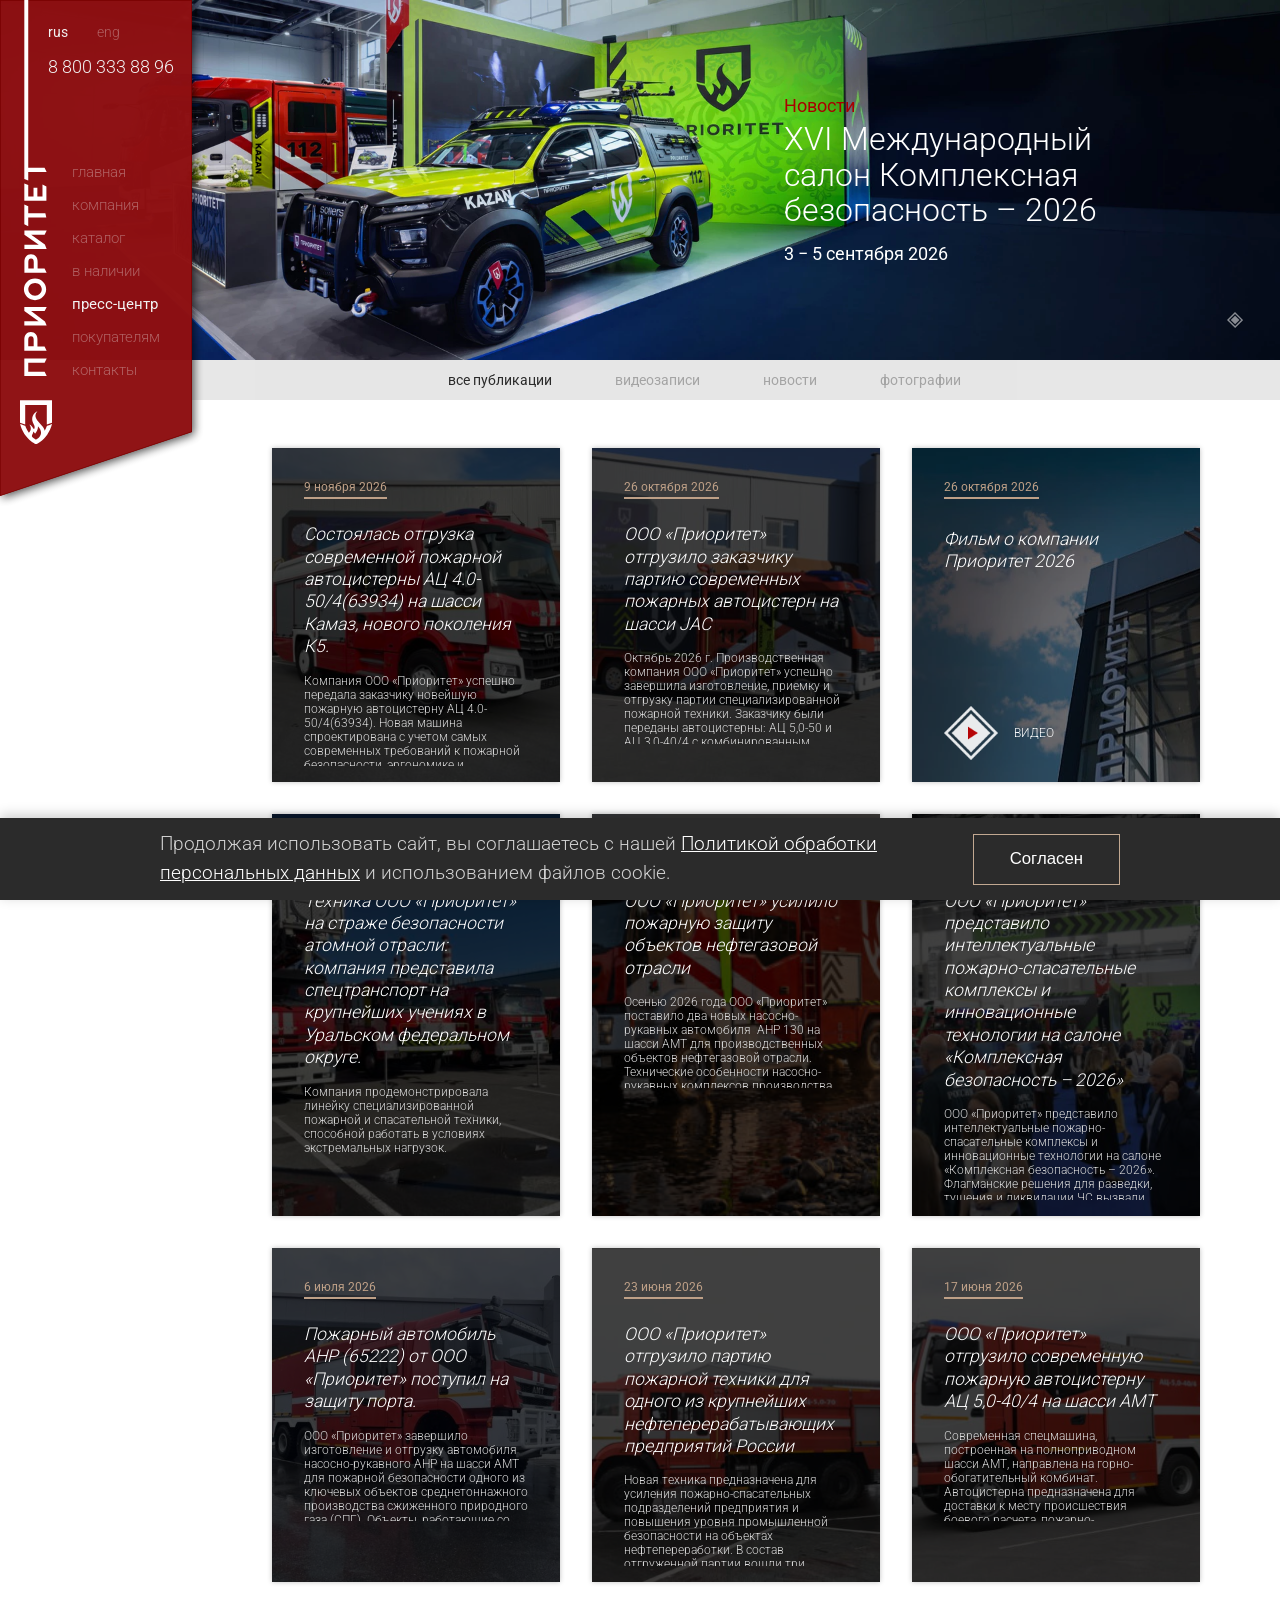
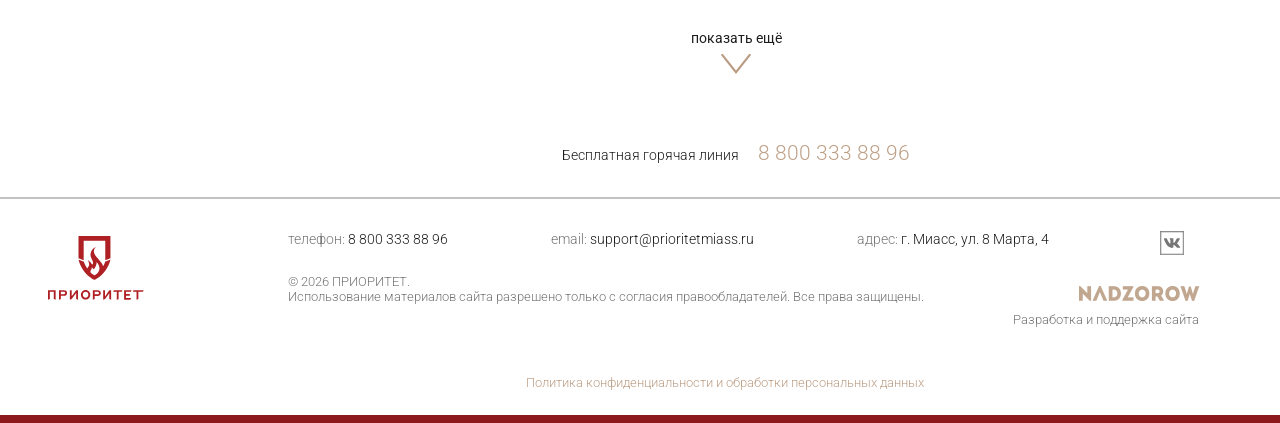
<file: press-centr/index.html>
<!DOCTYPE html>

<html lang="ru-RU" prefix="og: http://ogp.me/ns# article: http://ogp.me/ns/article#">
<head><script>window.OFFLINE_ROOT="../";window.ym=function(){};</script><script src="../offline-data.js"></script><script src="../offline-runtime.js"></script>
<meta charset="utf-8"/>
<meta content="width=device-width, initial-scale=1" name="viewport"/>
<link href="index.html" hreflang="ru" rel="alternate"/>
<link href="https://prioritetmiass.ru/en/press-center/" hreflang="en" rel="alternate"/>
<link href="https://prioritetmiass.ru/es/centro-de-prensa/" hreflang="es" rel="alternate"/>
<title>Пресс-центр - ПРИОРИТЕТ</title>
<link href="index.html" rel="canonical"/>
<meta content="ru_RU" property="og:locale"/>
<meta content="en_GB" property="og:locale:alternate"/>
<meta content="es_ES" property="og:locale:alternate"/>
<meta content="article" property="og:type"/>
<meta content="Пресс-центр - ПРИОРИТЕТ" property="og:title"/>
<meta content="https://prioritetmiass.ru/press-centr/" property="og:url"/>
<meta content="ПРИОРИТЕТ" property="og:site_name"/>
<meta content="2019-08-13T22:09:30+00:00" property="article:modified_time"/>
<meta content="https://prioritetmiass.ru/wp-content/uploads/2019/11/logo_footer.png" property="og:image"/>
<meta content="120" property="og:image:width"/>
<meta content="79" property="og:image:height"/>
<meta content="image/png" property="og:image:type"/>
<meta content="summary_large_image" name="twitter:card"/>
<script class="yoast-schema-graph" type="application/ld+json">{"@context":"https:\/\/schema.org","@graph":[{"@type":"WebPage","@id":"https:\/\/prioritetmiass.ru\/press-centr\/","url":"https:\/\/prioritetmiass.ru\/press-centr\/","name":"Пресс-центр - ПРИОРИТЕТ","isPartOf":{"@id":"https:\/\/prioritetmiass.ru\/#website"},"datePublished":"2019-08-13T22:09:03+00:00","dateModified":"2019-08-13T22:09:30+00:00","breadcrumb":{"@id":"https:\/\/prioritetmiass.ru\/press-centr\/#breadcrumb"},"inLanguage":"ru-RU","potentialAction":[{"@type":"ReadAction","target":["https:\/\/prioritetmiass.ru\/press-centr\/"]}]},{"@type":"BreadcrumbList","@id":"https:\/\/prioritetmiass.ru\/press-centr\/#breadcrumb","itemListElement":[{"@type":"ListItem","position":1,"name":"Главная","item":"https:\/\/prioritetmiass.ru\/"},{"@type":"ListItem","position":2,"name":"Пресс-центр","item":"https:\/\/prioritetmiass.ru\/press-centr\/"}]},{"@type":"WebSite","@id":"https:\/\/prioritetmiass.ru\/#website","url":"https:\/\/prioritetmiass.ru\/","name":"ПРИОРИТЕТ","description":"Компания «Приоритет» более 20 лет является одним из крупнейших российских производителей пожарной техники с непрерывным циклом производства, расположенного на территории Челябинской области в городе Миасс.","publisher":{"@id":"https:\/\/prioritetmiass.ru\/#organization"},"inLanguage":"ru-RU"},{"@type":"Organization","@id":"https:\/\/prioritetmiass.ru\/#organization","name":"ООО \"ПРИОРИТЕТ\"","url":"https:\/\/prioritetmiass.ru\/","logo":{"@type":"ImageObject","inLanguage":"ru-RU","@id":"https:\/\/prioritetmiass.ru\/#\/schema\/logo\/image\/","url":"https:\/\/prioritetmiass.ru\/wp-content\/uploads\/2019\/11\/logo_footer.png","contentUrl":"https:\/\/prioritetmiass.ru\/wp-content\/uploads\/2019\/11\/logo_footer.png","width":120,"height":79,"caption":"ООО \"ПРИОРИТЕТ\""},"image":{"@id":"https:\/\/prioritetmiass.ru\/#\/schema\/logo\/image\/"},"telephone":"+73513289969","email":"info@prioritetmiass.ru","address":{"@type":"PostalAddress","postalCode":"456317","addressRegion":"Челябинская область","addressLocality":"Миасс","streetAddress":"улица 8 Марта, дом 4","addressCountry":"RU"},"contactPoint":[{"@type":"ContactPoint","contactType":"customer service","url":"https:\/\/prioritetmiass.ru\/contacts\/","telephone":"+73513289969","email":"info@prioritetmiass.ru","description":"ПН-ПТ: 08:15–17:30, обед 12:30–13:15 СБ, ВС: выходные","hoursAvailable":[{"@type":"OpeningHoursSpecification","dayOfWeek":["https:\/\/schema.org\/Monday","https:\/\/schema.org\/Tuesday","https:\/\/schema.org\/Wednesday","https:\/\/schema.org\/Thursday","https:\/\/schema.org\/Friday"],"opens":"08:15","closes":"12:30"},{"@type":"OpeningHoursSpecification","dayOfWeek":["https:\/\/schema.org\/Monday","https:\/\/schema.org\/Tuesday","https:\/\/schema.org\/Wednesday","https:\/\/schema.org\/Thursday","https:\/\/schema.org\/Friday"],"opens":"13:15","closes":"17:30"}]},{"@type":"ContactPoint","contactType":"customer service","telephone":"+78003338896","contactOption":"https:\/\/schema.org\/TollFree"}]}]}</script>
<link href="https://prioritetmiass.ru/wp-json/oembed/1.0/embed?url=https%3A%2F%2Fprioritetmiass.ru%2Fpress-centr%2F&amp;lang=ru" rel="alternate" title="oEmbed (JSON)" type="application/json+oembed"/>
<link href="https://prioritetmiass.ru/wp-json/oembed/1.0/embed?url=https%3A%2F%2Fprioritetmiass.ru%2Fpress-centr%2F&amp;format=xml&amp;lang=ru" rel="alternate" title="oEmbed (XML)" type="text/xml+oembed"/>
<style id="wp-img-auto-sizes-contain-inline-css">
img:is([sizes=auto i],[sizes^="auto," i]){contain-intrinsic-size:3000px 1500px}
/*# sourceURL=wp-img-auto-sizes-contain-inline-css */
</style>
<style id="wp-emoji-styles-inline-css">

	img.wp-smiley, img.emoji {
		display: inline !important;
		border: none !important;
		box-shadow: none !important;
		height: 1em !important;
		width: 1em !important;
		margin: 0 0.07em !important;
		vertical-align: -0.1em !important;
		background: none !important;
		padding: 0 !important;
	}
/*# sourceURL=wp-emoji-styles-inline-css */
</style>
<style id="wp-block-library-inline-css">
:root{--wp-block-synced-color:#7a00df;--wp-block-synced-color--rgb:122,0,223;--wp-bound-block-color:var(--wp-block-synced-color);--wp-editor-canvas-background:#ddd;--wp-admin-theme-color:#007cba;--wp-admin-theme-color--rgb:0,124,186;--wp-admin-theme-color-darker-10:#006ba1;--wp-admin-theme-color-darker-10--rgb:0,107,160.5;--wp-admin-theme-color-darker-20:#005a87;--wp-admin-theme-color-darker-20--rgb:0,90,135;--wp-admin-border-width-focus:2px}@media (min-resolution:192dpi){:root{--wp-admin-border-width-focus:1.5px}}.wp-element-button{cursor:pointer}:root .has-very-light-gray-background-color{background-color:#eee}:root .has-very-dark-gray-background-color{background-color:#313131}:root .has-very-light-gray-color{color:#eee}:root .has-very-dark-gray-color{color:#313131}:root .has-vivid-green-cyan-to-vivid-cyan-blue-gradient-background{background:linear-gradient(135deg,#00d084,#0693e3)}:root .has-purple-crush-gradient-background{background:linear-gradient(135deg,#34e2e4,#4721fb 50%,#ab1dfe)}:root .has-hazy-dawn-gradient-background{background:linear-gradient(135deg,#faaca8,#dad0ec)}:root .has-subdued-olive-gradient-background{background:linear-gradient(135deg,#fafae1,#67a671)}:root .has-atomic-cream-gradient-background{background:linear-gradient(135deg,#fdd79a,#004a59)}:root .has-nightshade-gradient-background{background:linear-gradient(135deg,#330968,#31cdcf)}:root .has-midnight-gradient-background{background:linear-gradient(135deg,#020381,#2874fc)}:root{--wp--preset--font-size--normal:16px;--wp--preset--font-size--huge:42px}.has-regular-font-size{font-size:1em}.has-larger-font-size{font-size:2.625em}.has-normal-font-size{font-size:var(--wp--preset--font-size--normal)}.has-huge-font-size{font-size:var(--wp--preset--font-size--huge)}:root .has-text-align-center{text-align:center}:root .has-text-align-left{text-align:left}:root .has-text-align-right{text-align:right}.has-fit-text{white-space:nowrap!important}#end-resizable-editor-section{display:none}.aligncenter{clear:both}.items-justified-left{justify-content:flex-start}.items-justified-center{justify-content:center}.items-justified-right{justify-content:flex-end}.items-justified-space-between{justify-content:space-between}.screen-reader-text{word-wrap:normal!important;border:0;clip-path:inset(50%);height:1px;margin:-1px;overflow:hidden;padding:0;position:absolute;width:1px;word-break:normal!important}.screen-reader-text:focus{background-color:#ddd;clip-path:none;color:#444;display:block;font-size:1em;height:auto;left:5px;line-height:normal;padding:15px 23px 14px;text-decoration:none;top:5px;width:auto;z-index:100000}html :where(.has-border-color){border-style:solid}html :where([style^=border-color],[style*=";border-color"],[style*="; border-color"]){border-style:solid}html :where([style^=border-top-color],[style*=";border-top-color"],[style*="; border-top-color"]){border-top-style:solid}html :where([style^=border-right-color],[style*=";border-right-color"],[style*="; border-right-color"]){border-right-style:solid}html :where([style^=border-bottom-color],[style*=";border-bottom-color"],[style*="; border-bottom-color"]){border-bottom-style:solid}html :where([style^=border-left-color],[style*=";border-left-color"],[style*="; border-left-color"]){border-left-style:solid}html :where([style^=border-width],[style*=";border-width"],[style*="; border-width"]){border-style:solid}html :where([style^=border-top-width],[style*=";border-top-width"],[style*="; border-top-width"]){border-top-style:solid}html :where([style^=border-right-width],[style*=";border-right-width"],[style*="; border-right-width"]){border-right-style:solid}html :where([style^=border-bottom-width],[style*=";border-bottom-width"],[style*="; border-bottom-width"]){border-bottom-style:solid}html :where([style^=border-left-width],[style*=";border-left-width"],[style*="; border-left-width"]){border-left-style:solid}html :where(img[class*=wp-image-]){height:auto;max-width:100%}:where(figure){margin:0 0 1em}html :where(.is-position-sticky){--wp-admin--admin-bar--position-offset:var(--wp-admin--admin-bar--height,0px)}@media screen and (max-width:600px){html :where(.is-position-sticky){--wp-admin--admin-bar--position-offset:0px}}
/*wp_block_styles_on_demand_placeholder:6afd92b5b9d3d*/
/*# sourceURL=wp-block-library-inline-css */
</style>
<style id="classic-theme-styles-inline-css">
/*! This file is auto-generated */
.wp-block-button__link{color:#fff;background-color:#32373c;border-radius:9999px;box-shadow:none;text-decoration:none;padding:calc(.667em + 2px) calc(1.333em + 2px);font-size:1.125em}.wp-block-file__button{background:#32373c;color:#fff;text-decoration:none}
/*# sourceURL=/wp-includes/css/classic-themes.min.css */
</style>
<style id="wp-block-styles-placeholder-inline-css">
:root { --wp-internal-comment: "Placeholder for wp_hoist_late_printed_styles() to replace with the block styles printed at wp_footer." }
/*# sourceURL=wp-block-styles-placeholder-inline-css */
</style>
<style id="wp-global-styles-placeholder-inline-css">
:root { --wp-internal-comment: "Placeholder for wp_hoist_late_printed_styles() to replace with the global-styles printed at wp_footer." }
/*# sourceURL=wp-global-styles-placeholder-inline-css */
</style>
<link href="../assets/styles-84afb80268a6.css" id="contact-form-7-css" media="all" rel="stylesheet"/>
<link href="../assets/style-54b28ba74781.css" id="taxonomy-image-plugin-public-css" media="screen" rel="stylesheet"/>
<link href="../assets/style-a0aa7575ba92.css" id="prioritet-style-css" media="all" rel="stylesheet"/>
<style id="prioritet-style-inline-css">
/* cyrillic-ext */
@font-face {
  font-family: 'Roboto';
  font-style: normal;
  font-weight: 300 600;
  font-stretch: 100%;
  font-display: swap;
  src: url(../assets/roboto-cyrillic-ext-01f94d674d-f4a430c0e5a4.woff2) format('woff2');
  unicode-range: U+0460-052F, U+1C80-1C8A, U+20B4, U+2DE0-2DFF, U+A640-A69F, U+FE2E-FE2F;
}
/* cyrillic */
@font-face {
  font-family: 'Roboto';
  font-style: normal;
  font-weight: 300 600;
  font-stretch: 100%;
  font-display: swap;
  src: url(../assets/roboto-cyrillic-481dd0c01e-d9e542178339.woff2) format('woff2');
  unicode-range: U+0301, U+0400-045F, U+0490-0491, U+04B0-04B1, U+2116;
}
/* greek-ext */
@font-face {
  font-family: 'Roboto';
  font-style: normal;
  font-weight: 300 600;
  font-stretch: 100%;
  font-display: swap;
  src: url(../assets/roboto-greek-ext-ec7769b089-582187fecbe4.woff2) format('woff2');
  unicode-range: U+1F00-1FFF;
}
/* greek */
@font-face {
  font-family: 'Roboto';
  font-style: normal;
  font-weight: 300 600;
  font-stretch: 100%;
  font-display: swap;
  src: url(../assets/roboto-greek-97fbf7bd0b-cac65f0a925e.woff2) format('woff2');
  unicode-range: U+0370-0377, U+037A-037F, U+0384-038A, U+038C, U+038E-03A1, U+03A3-03FF;
}
/* math */
@font-face {
  font-family: 'Roboto';
  font-style: normal;
  font-weight: 300 600;
  font-stretch: 100%;
  font-display: swap;
  src: url(../assets/roboto-math-7cb4281a0c-d9a36052c615.woff2) format('woff2');
  unicode-range: U+0302-0303, U+0305, U+0307-0308, U+0310, U+0312, U+0315, U+031A, U+0326-0327, U+032C, U+032F-0330, U+0332-0333, U+0338, U+033A, U+0346, U+034D, U+0391-03A1, U+03A3-03A9, U+03B1-03C9, U+03D1, U+03D5-03D6, U+03F0-03F1, U+03F4-03F5, U+2016-2017, U+2034-2038, U+203C, U+2040, U+2043, U+2047, U+2050, U+2057, U+205F, U+2070-2071, U+2074-209F, U+20D0-20DC, U+20E1, U+20E5-20EF, U+2100-2112, U+2114-2115, U+2117-2121, U+2123-214F, U+2190, U+2192, U+2194-21AE, U+21B0-21E5, U+21F1-21F2, U+21F4-2211, U+2213-2214, U+2216-22FF, U+2308-230B, U+2310, U+2319, U+231C-2321, U+2336-237A, U+237C, U+2395, U+239B-23B7, U+23D0, U+23DC-23E1, U+2474-2475, U+25AF, U+25B3, U+25B7, U+25BD, U+25C1, U+25CA, U+25CC, U+25FB, U+266D-266F, U+27C0-27FF, U+2900-2AFF, U+2B0E-2B11, U+2B30-2B4C, U+2BFE, U+3030, U+FF5B, U+FF5D, U+1D400-1D7FF, U+1EE00-1EEFF;
}
/* symbols */
@font-face {
  font-family: 'Roboto';
  font-style: normal;
  font-weight: 300 600;
  font-stretch: 100%;
  font-display: swap;
  src: url(../assets/roboto-symbols-2addf2d86d-60a261f9004b.woff2) format('woff2');
  unicode-range: U+0001-000C, U+000E-001F, U+007F-009F, U+20DD-20E0, U+20E2-20E4, U+2150-218F, U+2190, U+2192, U+2194-2199, U+21AF, U+21E6-21F0, U+21F3, U+2218-2219, U+2299, U+22C4-22C6, U+2300-243F, U+2440-244A, U+2460-24FF, U+25A0-27BF, U+2800-28FF, U+2921-2922, U+2981, U+29BF, U+29EB, U+2B00-2BFF, U+4DC0-4DFF, U+FFF9-FFFB, U+10140-1018E, U+10190-1019C, U+101A0, U+101D0-101FD, U+102E0-102FB, U+10E60-10E7E, U+1D2C0-1D2D3, U+1D2E0-1D37F, U+1F000-1F0FF, U+1F100-1F1AE, U+1F1E6-1F1FF, U+1F30D-1F30F, U+1F315, U+1F31C, U+1F31E, U+1F320-1F32C, U+1F336, U+1F378, U+1F37D, U+1F382, U+1F393-1F39F, U+1F3A7-1F3A8, U+1F3AC-1F3AF, U+1F3C2, U+1F3C4-1F3C6, U+1F3CA-1F3CE, U+1F3D4-1F3E0, U+1F3ED, U+1F3F1-1F3F3, U+1F3F5-1F3F7, U+1F408, U+1F415, U+1F41F, U+1F426, U+1F43F, U+1F441-1F442, U+1F444, U+1F446-1F449, U+1F44C-1F44E, U+1F453, U+1F46A, U+1F47D, U+1F4A3, U+1F4B0, U+1F4B3, U+1F4B9, U+1F4BB, U+1F4BF, U+1F4C8-1F4CB, U+1F4D6, U+1F4DA, U+1F4DF, U+1F4E3-1F4E6, U+1F4EA-1F4ED, U+1F4F7, U+1F4F9-1F4FB, U+1F4FD-1F4FE, U+1F503, U+1F507-1F50B, U+1F50D, U+1F512-1F513, U+1F53E-1F54A, U+1F54F-1F5FA, U+1F610, U+1F650-1F67F, U+1F687, U+1F68D, U+1F691, U+1F694, U+1F698, U+1F6AD, U+1F6B2, U+1F6B9-1F6BA, U+1F6BC, U+1F6C6-1F6CF, U+1F6D3-1F6D7, U+1F6E0-1F6EA, U+1F6F0-1F6F3, U+1F6F7-1F6FC, U+1F700-1F80B, U+1F810-1F847, U+1F850-1F859, U+1F860-1F887, U+1F890-1F8AD, U+1F8B0-1F8BB, U+1F8C0-1F8C1, U+1F8D0-1F8D8, U+1F900-1F90B, U+1F93B, U+1F946, U+1F984, U+1F996, U+1F9E9, U+1FA00-1FA6F, U+1FA70-1FA7C, U+1FA80-1FAC6, U+1FAC8, U+1FACC-1FADD, U+1FADF-1FAEB, U+1FAEF-1FAFA, U+1FB00-1FBFF;
}
/* vietnamese */
@font-face {
  font-family: 'Roboto';
  font-style: normal;
  font-weight: 300 600;
  font-stretch: 100%;
  font-display: swap;
  src: url(../assets/roboto-vietnamese-0b60bbe04e-c9fa718d05fb.woff2) format('woff2');
  unicode-range: U+0102-0103, U+0110-0111, U+0128-0129, U+0168-0169, U+01A0-01A1, U+01AF-01B0, U+0300-0301, U+0303-0304, U+0308-0309, U+0323, U+0329, U+1EA0-1EF9, U+20AB;
}
/* latin-ext */
@font-face {
  font-family: 'Roboto';
  font-style: normal;
  font-weight: 300 600;
  font-stretch: 100%;
  font-display: swap;
  src: url(../assets/roboto-latin-ext-cedb374b05-c6bb432dd56a.woff2) format('woff2');
  unicode-range: U+0100-02BA, U+02BD-02C5, U+02C7-02CC, U+02CE-02D7, U+02DD-02FF, U+0304, U+0308, U+0329, U+1D00-1DBF, U+1E00-1E9F, U+1EF2-1EFF, U+2020, U+20A0-20AB, U+20AD-20C4, U+2113, U+2C60-2C7F, U+A720-A7FF;
}
/* latin */
@font-face {
  font-family: 'Roboto';
  font-style: normal;
  font-weight: 300 600;
  font-stretch: 100%;
  font-display: swap;
  src: url(../assets/roboto-latin-1404ca348b-d2f98be1dfab.woff2) format('woff2');
  unicode-range: U+0000-00FF, U+0131, U+0152-0153, U+02BB-02BC, U+02C6, U+02DA, U+02DC, U+0304, U+0308, U+0329, U+2000-206F, U+20AC, U+2122, U+2191, U+2193, U+2212, U+2215, U+FEFF, U+FFFD;
}

/*# sourceURL=prioritet-style-inline-css */
</style>
<link href="../assets/animate-eef188c0dc11.css" id="prioritet-animate-css" media="all" rel="stylesheet"/>
<link href="../assets/magnific-popup-88febdb47145.css" id="prioritet-magnific-popup-css" media="print" onload="this.media='all';this.onload=null" rel="stylesheet"/>
<noscript><link href="../assets/magnific-popup-88febdb47145.css" id="prioritet-magnific-popup-css" media="all" rel="stylesheet"/>
</noscript>
<link href="../assets/lightbox-3e2fbdf6ca98.css" id="prioritet-lightbox-css" media="print" onload="this.media='all';this.onload=null" rel="stylesheet"/>
<noscript><link href="../assets/lightbox-3e2fbdf6ca98.css" id="prioritet-lightbox-css" media="all" rel="stylesheet"/>
</noscript>
<link href="../assets/quote-form-9e2a336093df.css" id="prioritet-quote-form-css" media="print" onload="this.media='all';this.onload=null" rel="stylesheet"/>
<noscript><link href="../assets/quote-form-9e2a336093df.css" id="prioritet-quote-form-css" media="all" rel="stylesheet"/>
</noscript>
<link href="../assets/slick-9386dbbb4031.css" id="prioritet-slick-style-css" media="all" rel="stylesheet"/>
<style id="prioritet-slick-style-inline-css">

/* Slider */
.slick-loading .slick-list
{
    background: #fff url('../assets/ajax-loader-c1ec11e58cd8.gif') center center no-repeat;
}

/* Icons */
@font-face
{
    font-family: 'slick';
    font-display: swap;
    font-weight: normal;
    font-style: normal;

    src: none;
    src: none format('embedded-opentype'), url('../assets/slick-4aaa7d511a88.woff') format('woff'), url('../assets/slick-26ad0bf89a63.ttf') format('truetype'), none format('svg');
}
/* Arrows */
.slick-prev,
.slick-next
{
    font-size: 0;
    line-height: 0;

    position: absolute;
    top: 50%;

    display: block;

    width: 20px;
    height: 20px;
    padding: 0;
    -webkit-transform: translate(0, -50%);
    -ms-transform: translate(0, -50%);
    transform: translate(0, -50%);

    cursor: pointer;

    color: transparent;
    border: none;
    outline: none;
    background: transparent;
}
.slick-prev:hover,
.slick-prev:focus,
.slick-next:hover,
.slick-next:focus
{
    color: transparent;
    outline: none;
    background: transparent;
}
.slick-prev:hover:before,
.slick-prev:focus:before,
.slick-next:hover:before,
.slick-next:focus:before
{
    opacity: 1;
}
.slick-prev.slick-disabled:before,
.slick-next.slick-disabled:before
{
    opacity: .25;
}

.slick-prev:before,
.slick-next:before
{
    font-family: 'slick';
    font-size: 20px;
    line-height: 1;

    opacity: .75;
    color: white;

    -webkit-font-smoothing: antialiased;
    -moz-osx-font-smoothing: grayscale;
}

.slick-prev
{
    left: -25px;
}
[dir='rtl'] .slick-prev
{
    right: -25px;
    left: auto;
}
.slick-prev:before
{
    content: '←';
}
[dir='rtl'] .slick-prev:before
{
    content: '→';
}

.slick-next
{
    right: -25px;
}
[dir='rtl'] .slick-next
{
    right: auto;
    left: -25px;
}
.slick-next:before
{
    content: '→';
}
[dir='rtl'] .slick-next:before
{
    content: '←';
}

/* Dots */
.slick-dotted.slick-slider
{
    margin-bottom: 30px;
}

.slick-dots
{
    position: absolute;
    bottom: -25px;

    display: block;

    width: 100%;
    padding: 0;
    margin: 0;

    list-style: none;

    text-align: center;
}
.slick-dots li
{
    position: relative;

    display: inline-block;

    width: 20px;
    height: 20px;
    margin: 0 5px;
    padding: 0;

    cursor: pointer;
}
.slick-dots li button
{
    font-size: 0;
    line-height: 0;

    display: block;

    width: 20px;
    height: 20px;
    padding: 5px;

    cursor: pointer;

    color: transparent;
    border: 0;
    outline: none;
    background: transparent;
}
.slick-dots li button:hover,
.slick-dots li button:focus
{
    outline: none;
}
.slick-dots li button:hover:before,
.slick-dots li button:focus:before
{
    opacity: 1;
}
.slick-dots li button:before
{
    font-family: 'slick';
    font-size: 6px;
    line-height: 20px;

    position: absolute;
    top: 0;
    left: 0;

    width: 20px;
    height: 20px;

    content: '•';
    text-align: center;

    opacity: .25;
    color: black;

    -webkit-font-smoothing: antialiased;
    -moz-osx-font-smoothing: grayscale;
}
.slick-dots li.slick-active button:before
{
    opacity: .75;
    color: black;
}

/*# sourceURL=prioritet-slick-style-inline-css */
</style>
<link href="../assets/catalog-style-5f826dd3d6bb.css" id="catalog-style-css" media="all" rel="stylesheet"/>
<link href="https://prioritetmiass.ru/wp-json/" rel="https://api.w.org/"/><link href="https://prioritetmiass.ru/wp-json/wp/v2/pages/19" rel="alternate" title="JSON" type="application/json"/><link href="https://prioritetmiass.ru/xmlrpc.php?rsd" rel="EditURI" title="RSD" type="application/rsd+xml"/>
<meta content="WordPress 7.1.4" name="generator"/>
<link href="../index.html?p=19" rel="shortlink"/>
<meta content="1.5.7" name="cdp-version"/><script type="text/javascript">window.wp_data = {"ajax_url":"https:\/\/prioritetmiass.ru\/wp-admin\/admin-ajax.php"};</script><style id="wp-custom-css">
/* --- Стили для баннера 152-ФЗ (база 1rem = 40px) --- */
.fz152-banner {
    position: fixed;
    bottom: 0;
    left: 0;
    width: 100%;
    background-color: #2b2b2b;
    color: #ffffff;
    z-index: 99999;
    box-shadow: 0 -0.1rem 0.375rem rgba(0, 0, 0, 0.2); /* Тень ~4px 15px */
    padding: 0.375rem 0; /* Отступ ~15px */
    font-family: inherit; 
}

.fz152-banner-container {
    display: flex;
    justify-content: space-between;
    align-items: center;
    max-width: 30rem; /* Ширина ~1200px */
    margin: 0 auto;
    padding: 0 0.5rem; /* Отступы по бокам ~20px */
    gap: 0.5rem; /* Расстояние между текстом и кнопкой ~20px */
}

.fz152-text {
    margin: 0;
    font-size: 0.6rem; /* Размер текста ~14px */
    line-height: 1.5;
    color: #d1d1d1;
}

.fz152-text a {
    color: #ffffff;
    text-decoration: underline;
    transition: color 0.3s ease;
}

.fz152-text a:hover {
    color: #cc0000; 
    text-decoration: none;
}
.fz152-btn {
    background-color: transparent; /* Прозрачный фон */
    color: #ffffff; 
    border: 1px solid #c2a891; /* Тонкая рамка в цвет ваших ползунков */
    padding: 0.45rem 1.125rem; 
    cursor: pointer;
    border-radius: 0; /* Строгие прямые углы */
    font-weight: 400; /* Обычный шрифт вместо жирного */
    font-size: 0.525rem; 
    text-transform: none; /* Убираем принудительные заглавные буквы */
    transition: background-color 0.3s ease, color 0.3s ease;
    white-space: nowrap;
}

.fz152-btn:hover {
    background-color: #c2a891; /* При наведении кнопка заливается фирменным бежевым */
    color: #2b2b2b; /* А текст становится темным для контраста */
}

.fz152-btn:active {
    transform: scale(0.98);
}

/* Адаптивность для мобильных телефонов */
@media (max-width: 19.2rem) { /* Точка перелома ~768px */
    .fz152-banner-container {
        flex-direction: column;
        text-align: center;
        gap: 0.375rem; /* ~15px */
        padding: 0 0.375rem; /* ~15px */
    }
    .fz152-text {
        font-size: 0.3rem; /* ~12px */
    }
    .fz152-btn {
        width: 100%;
        padding: 0.3rem 0.5rem;
    }
}
</style>
<link href="../assets/apple-icon-57x57-d3736296a676.png" rel="apple-touch-icon" sizes="57x57"/>
<link href="../assets/apple-icon-60x60-b83f4108d9f1.png" rel="apple-touch-icon" sizes="60x60"/>
<link href="../assets/apple-icon-72x72-85166d3e62b2.png" rel="apple-touch-icon" sizes="72x72"/>
<link href="../assets/apple-icon-76x76-dbbb517f816b.png" rel="apple-touch-icon" sizes="76x76"/>
<link href="../assets/apple-icon-114x114-72acafd9141e.png" rel="apple-touch-icon" sizes="114x114"/>
<link href="../assets/apple-icon-120x120-26e14207fa6e.png" rel="apple-touch-icon" sizes="120x120"/>
<link href="../assets/apple-icon-144x144-bb6871fe1f64.png" rel="apple-touch-icon" sizes="144x144"/>
<link href="../assets/apple-icon-152x152-b20e6fcb581d.png" rel="apple-touch-icon" sizes="152x152"/>
<link href="../assets/apple-icon-180x180-2b64786ee35c.png" rel="apple-touch-icon" sizes="180x180"/>
<link href="../assets/android-icon-192x192-bfb912c037ad.png" rel="icon" sizes="192x192" type="image/png"/>
<link href="../assets/favicon-32x32-789081e8be82.png" rel="icon" sizes="32x32" type="image/png"/>
<link href="../assets/favicon-96x96-3ec2ce2dfd69.png" rel="icon" sizes="96x96" type="image/png"/>
<link href="../assets/favicon-16x16-22eb07772eec.png" rel="icon" sizes="16x16" type="image/png"/>
<link href="https://prioritetmiass.ru/manifest.json" rel="manifest"/>
<meta content="#ffffff" name="msapplication-TileColor"/>
<meta content="/ms-icon-144x144.png" name="msapplication-TileImage"/>
<meta content="#ffffff" name="theme-color"/>
<meta content="9887594f7b6e04fd" name="yandex-verification"/>
<meta content="noindex, nofollow" name="robots"/><link href="../offline-runtime.css" rel="stylesheet"/></head>
<body>
<header>
<div class="main_menu_mobile_back"></div>
<div class="main_menu">
<div class="back_image">
<svg height="620" viewbox="0 0 240 620" width="240" xmlns="http://www.w3.org/2000/svg"><defs><clippath id="v0j9a"><path d="M0 0h240v540L0 620z" fill="#fff"></path></clippath></defs><g><g><path d="M0 0h240v540L0 620z" fill="#8e1012"></path><path clip-path='url("#v0j9a")' d="M0 0v0h240v540L0 620v0z" fill="none" stroke="#7b0000" stroke-miterlimit="50" stroke-width="2"></path></g></g></svg> </div>
<a href="../index.html">
<div class="main_menu_logo">
<svg style="enable-background:new 0 0 40 555;" version="1.1" viewbox="0 0 40 555" x="0px" xml:space="preserve" xmlns="http://www.w3.org/2000/svg" xmlns:xlink="http://www.w3.org/1999/xlink" y="0px"> <g id="Слой_7"> <g> <g> <polygon class="st0" points="0,500.4 0,528.4 6.5,530.7 6.5,506.3 33.5,506.3 33.5,530.7 40,528.4 40,500.4 "></polygon> <g> <g> <path class="st0" d="M37.8,530.9c-1,0.4-2,0.7-3,1.1c-0.3,0.1-1.1,0.2-1.2,0.5c-0.1,0.2-0.2,0.5-0.3,0.7 c-0.7,1.8-1.5,3.6-2.5,5.3c-0.3-2.5-1.9-4.4-3.4-6.2c-1.6-1.9-3.4-3.8-4.9-5.8c-1.4-1.7-2.8-3.7-3.1-5.9 c-0.4-2.6,0.9-4.4,2.4-6.4c-2.4,1.2-4.6,2.9-5.7,5.5c-0.9,2.1-1.1,4.2-0.6,6.4c0.4,1.9,2.4,5.5,2.5,6c0.3,1.4,0.6,2.9-0.3,4 c-1-0.1-1.5-1.3-2.5-2.7c-1.7-2.4-3.5-2.5-3.4-2.4c0.3,0.3,0.7,0.9,0.9,1.2c0.6,1.2,0.8,2.6,0.8,3.6c0,2-1.3,3.6-2.4,5.1 c-1.6-2.2-2.9-4.8-4-7.3c-0.1-0.3-0.2-0.7-0.4-1c-0.2-0.4-0.1-0.3-0.5-0.4c-0.6-0.2-1.2-0.4-1.8-0.6c-1.4-0.5-2.9-1-4.3-1.5 c2.1,8.5,7.1,16.4,14.1,21.7c0.8,0.6,1.7,1.2,2.5,1.7c0.9,0.6,1.9,1.3,2.9,1.6c0.8,0.2,1.8-0.4,2.5-0.8c1-0.6,2-1.2,2.9-1.9 c3.5-2.5,6.5-5.6,9-9.1c2.8-4,4.9-8.5,6-13.2C39.3,530.4,38.5,530.6,37.8,530.9z M25.2,544.7c-1.1,1.9-2.9,3.8-5,4.8 c-0.4,0.2-0.5,0.1-1-0.3c-0.3-0.2-0.7-0.5-1-0.7c-0.9-0.7-2.1-1.5-2.9-2.3c-1.6-2.1,1.7-4.3,1.2-6.8c1.1,0.9,1.6,1.5,2.2,2.6 c0.1,0.1,0.2,0.1,0.3,0c1-1.3,1.9-2.7,2.5-4.3c0.6-1.5,1.2-3.3,0.9-5C25.6,536.1,27.7,540.6,25.2,544.7z"></path> </g> </g> </g> </g> </g> <g id="Слой_6"> <g> <polygon class="st0" points="33.4,470 30.8,464.7 10.3,464.7 10.3,453.3 30.8,453.3 33.4,448.1 5.4,448.1 5.4,470 "></polygon> <path class="st0" d="M7.5,417.8L7.5,417.8c-1.4,1.6-2.1,3.8-2.1,6.5v14h27.9l-2.6-5.3h-8.9v-8.7c0-2.7-0.7-4.9-2.1-6.6 c-1.5-1.7-3.6-2.6-6.2-2.6C11,415.2,8.9,416.1,7.5,417.8z M10.3,433v-8.3c0-1.4,0.3-2.5,0.9-3.3c0.5-0.7,1.4-1,2.5-1 c1.2,0,2,0.3,2.5,1l0,0c0.6,0.8,0.9,2,0.9,3.4v8H10.3z"></path> <polygon class="st0" points="23.3,401.7 5.4,401.7 5.4,407 33.3,407 31.2,401.8 13.9,388.9 30.8,388.9 33.4,383.6 5.4,383.6 5.4,388.9 "></polygon> <path class="st0" d="M7.6,320.5L7.6,320.5c-1.4,1.6-2.1,3.8-2.1,6.5v13.9h27.8l-2.6-5.3H22v-8.5c0-2.7-0.7-4.9-2.1-6.6 c-1.5-1.7-3.6-2.6-6.2-2.6C11,318,9,318.8,7.6,320.5z M13.8,323.2c1.2,0,2,0.3,2.5,1l0,0c0.6,0.8,0.9,2,0.9,3.5v7.9h-6.8v-8.1 c0-1.4,0.3-2.5,0.9-3.3C11.8,323.6,12.6,323.2,13.8,323.2z"></path> <polygon class="st0" points="23.5,305.9 5.5,305.9 5.5,311.1 33.3,311.1 31.1,305.7 14,293.5 30.8,293.5 33.4,288.2 5.5,288.2 5.5,293.5 "></polygon> <polygon class="st0" points="10.3,282.7 10.3,272 32.9,272 31.7,266.7 10.3,266.7 10.3,257.7 5.4,255.7 5.4,280.4 "></polygon> <polygon class="st0" points="10.3,231.3 5.4,229.5 5.4,250.8 33,250.8 33,233.1 28.1,230.7 28.1,245.5 21.7,245.5 21.7,234.6 16.9,234.6 16.9,245.5 10.3,245.5 "></polygon> <polygon class="st0" points="5.4,223.9 10.3,225.5 10.3,215.1 33.3,215.1 30.7,209.8 10.3,209.8 10.3,0 5.4,0 "></polygon> <path class="st0" d="M4.9,361.7c0,7.5,6.2,13.5,13.9,13.5c7.7,0,13.9-6.1,13.9-13.5c0-7.5-6.2-13.5-13.9-13.5S4.9,354.3,4.9,361.7 z M18.8,353.7c4.7,0,8.4,3.5,8.4,8c0,4.5-3.7,8-8.4,8s-8.4-3.5-8.4-8S14.1,353.7,18.8,353.7z"></path> </g> </g> </svg>
</div>
</a>
<div class="main_menu_lang">
<a class="active blockh">rus</a><a class="blockh" href="https://prioritetmiass.ru/en/press-center/">eng</a> </div>
<div class="main_menu_phone">
<a class="dh" href="tel:88003338896">8 800 333 88 96</a>
</div>
<div class="main_menu_urls">
<div class="menu-osnovnoe-menyu-container"><ul class="menu" id="menu-osnovnoe-menyu"><li class="menu-item menu-item-type-post_type menu-item-object-page menu-item-home menu-item-948" id="menu-item-948"><a href="../index.html">главная</a></li>
<li class="menu-item menu-item-type-post_type menu-item-object-page menu-item-85" id="menu-item-85"><a href="../about/index.html">компания</a></li>
<li class="menu-item menu-item-type-post_type_archive menu-item-object-goods menu-item-72" id="menu-item-72"><a href="../catalog/index.html">каталог</a></li>
<li class="menu-item menu-item-type-post_type menu-item-object-page menu-item-40" id="menu-item-40"><a href="../specpred/index.html">в наличии</a></li>
<li class="menu-item menu-item-type-post_type menu-item-object-page current-menu-item page_item page-item-19 current_page_item menu-item-27" id="menu-item-27"><a aria-current="page" href="index.html">пресс-центр</a></li>
<li class="menu-item menu-item-type-post_type menu-item-object-page menu-item-97" id="menu-item-97"><a href="../customers/index.html">покупателям</a></li>
<li class="menu-item menu-item-type-post_type menu-item-object-page menu-item-44" id="menu-item-44"><a href="../contacts/index.html">контакты</a></li>
</ul></div> </div>
</div>
<div class="mobile_top">
<div class="mobile_top_inner">
<a class="mob11" href="../index.html">
<svg id="Слой_1" style="enable-background:new 0 0 64 96;" version="1.1" viewbox="0 0 64 96" x="0px" xml:space="preserve" xmlns="http://www.w3.org/2000/svg" xmlns:xlink="http://www.w3.org/1999/xlink" y="0px"> <g id="Слой_8"> <g> <polygon class="st0" points="64,74.6 0,96 0,0 64,0 "></polygon> <path class="st1" d="M63.5,0.5v73.7l-63,21.1V0.5H63.5 M64,0H0v96l64-21.4V0L64,0z"></path> </g> </g> <g> <g> <polygon class="st2" points="15,20 15,43.5 20.4,45.3 20.4,24.9 43.1,24.9 43.1,45.3 48.5,43.5 48.5,20 "></polygon> <g> <g> <path class="st2" d="M46.7,45.5c-0.8,0.3-1.7,0.6-2.5,0.9c-0.2,0.1-0.9,0.2-1,0.3c-0.1,0.1-0.1,0.5-0.2,0.6 c-0.6,1.5-1.3,3-2.1,4.5c-0.2-2.1-1.5-3.7-2.9-5.2c-1.4-1.6-2.9-3.2-4.1-4.8c-1.1-1.5-2.3-3.1-2.6-4.9c-0.3-2.2,0.8-3.7,2-5.3 c-2.1,1-3.9,2.4-4.7,4.6c-0.7,1.7-0.9,3.4-0.5,5.3c0.3,1.6,2,4.6,2.1,5c0.3,1.1,0.5,2.4-0.2,3.3c-0.8-0.1-1.3-1-2.1-2.3 c-1.5-2.1-3-2.1-2.9-2.1c0.2,0.2,0.6,0.8,0.7,1c0.6,1,0.7,2.2,0.7,3.1c0,1.7-1,3-2.1,4.2c-1.4-1.8-2.4-4-3.3-6.1 c-0.1-0.2-0.2-0.6-0.3-0.8c-0.2-0.3-0.1-0.2-0.5-0.3c-0.5-0.1-1-0.3-1.5-0.6c-1.1-0.5-2.4-0.8-3.6-1.3C16.7,52,21,58.6,26.8,63 c0.7,0.5,1.4,1,2.1,1.5c0.8,0.5,1.6,1,2.4,1.3c0.7,0.2,1.5-0.3,2.1-0.7c0.8-0.5,1.6-1,2.4-1.5c3-2.1,5.5-4.6,7.5-7.6 c2.3-3.3,4-7.1,5-11C47.9,45.1,47.2,45.3,46.7,45.5z M36.1,57c-0.9,1.6-2.4,3.2-4.1,4c-0.3,0.2-0.5,0-0.8-0.2 c-0.2-0.2-0.6-0.3-0.8-0.6c-0.8-0.6-1.7-1.3-2.4-2c-1.4-1.7,1.4-3.6,1-5.7c0.9,0.8,1.3,1.3,1.8,2.2c0,0.1,0.2,0.1,0.2,0 c0.9-1.1,1.6-2.2,2.2-3.6c0.5-1.3,1-2.8,0.8-4.1C36.5,49.9,38.2,53.6,36.1,57z"></path> </g> </g> </g> </g> </svg>
</a>
<a class="mob12" href="../index.html">
<svg style="enable-background:new 0 0 72 48;" version="1.1" viewbox="0 0 72 48" x="0px" xml:space="preserve" xmlns="http://www.w3.org/2000/svg" xmlns:xlink="http://www.w3.org/1999/xlink" y="0px"> <g id="Слой_8"> <g> <polygon class="st0" points="52,48 72,0 0,0 0,48 "></polygon> <path class="st1" d="M0.5,47.6h51.1L71.4,0.4H0.5L0.5,47.6 M0,48L0,0h72L52,48H0L0,48z"></path> </g> <g> <g> <polygon class="st2" points="16,8 16,24.9 19.9,26.3 19.9,11.5 36.2,11.5 36.2,26.3 40.2,24.9 40.2,8 "></polygon> <g> <g> <path class="st2" d="M38.8,26.4c-0.6,0.2-1.2,0.4-1.8,0.7c-0.2,0.1-0.6,0.1-0.8,0.3c-0.1,0.1-0.1,0.3-0.2,0.4 c-0.4,1.1-0.9,2.2-1.5,3.2c-0.2-1.5-1.1-2.6-2.1-3.7c-1-1.2-2-2.3-3-3.5c-0.8-1.1-1.7-2.2-1.9-3.6c-0.2-1.6,0.5-2.7,1.4-3.9 c-1.5,0.8-2.8,1.8-3.4,3.3c-0.5,1.3-0.7,2.5-0.4,3.9c0.3,1.1,1.4,3.3,1.5,3.6c0.2,0.8,0.3,1.7-0.2,2.4 c-0.6-0.1-0.9-0.8-1.5-1.6C24,26.5,23,26.4,23,26.5c0.2,0.2,0.4,0.6,0.5,0.7c0.4,0.7,0.5,1.6,0.5,2.2c0,1.2-0.8,2.2-1.5,3.1 c-1-1.3-1.8-2.9-2.4-4.4c-0.1-0.2-0.1-0.4-0.2-0.6c-0.1-0.2-0.1-0.2-0.3-0.2c-0.4-0.1-0.7-0.3-1.1-0.4 c-0.9-0.3-1.7-0.6-2.6-0.9c1.3,5.1,4.3,9.9,8.5,13.1c0.5,0.4,1,0.7,1.5,1c0.6,0.3,1.1,0.8,1.8,0.9c0.5,0.1,1.1-0.2,1.5-0.5 c0.6-0.3,1.2-0.7,1.8-1.1c2.1-1.5,3.9-3.4,5.4-5.5c1.7-2.4,2.9-5.1,3.6-8C39.7,26.1,39.3,26.3,38.8,26.4z M31.2,34.8 c-0.7,1.2-1.8,2.3-3,2.9c-0.3,0.1-0.3,0-0.6-0.2c-0.2-0.1-0.4-0.3-0.6-0.4c-0.6-0.4-1.3-0.9-1.8-1.4c-1-1.3,1-2.6,0.8-4.1 c0.6,0.6,0.9,0.9,1.3,1.6c0,0.1,0.1,0.1,0.2,0c0.6-0.8,1.2-1.6,1.5-2.6c0.3-0.9,0.7-2,0.5-3C31.4,29.6,32.7,32.3,31.2,34.8z"></path> </g> </g> </g> </g> </g> </svg>
</a>
<a class="search-toggle" href="#search-popup"><svg height="21" id="Слой_1" style="enable-background:new 0 0 1024 1025;" version="1.1" viewbox="0 0 1024 1025" width="21" x="0px" xml:space="preserve" xmlns="http://www.w3.org/2000/svg" xmlns:xlink="http://www.w3.org/1999/xlink" y="0px"> <g> <g> <path d="M526.2,194.8c8.6,8.6,16.6,17.8,24.1,27.4c-2.2-2.9-4.5-5.8-6.7-8.7c14.6,19.1,26.8,39.9,36.2,62 c-1.5-3.4-2.9-6.9-4.3-10.2c9.7,23.1,16.3,47.4,19.6,72.3c-0.5-3.8-1-7.7-1.5-11.4c3.2,24.7,3.2,49.7,0,74.4 c0.5-3.8,1-7.7,1.5-11.4c-3.4,24.9-9.9,49.1-19.6,72.3c1.5-3.4,2.9-6.9,4.3-10.2c-9.4,22.1-21.5,42.9-36.2,62 c2.2-2.9,4.5-5.8,6.7-8.7c-14.9,19.3-32.3,36.6-51.5,51.5c2.9-2.2,5.8-4.5,8.7-6.7c-19.1,14.6-39.9,26.8-62,36.2 c3.4-1.5,6.9-2.9,10.2-4.3c-23.1,9.7-47.4,16.3-72.3,19.6c3.8-0.5,7.7-1,11.4-1.5c-24.7,3.2-49.7,3.2-74.4,0 c3.8,0.5,7.7,1,11.4,1.5c-24.9-3.4-49.1-9.9-72.3-19.6c3.4,1.5,6.9,2.9,10.2,4.3c-22.1-9.4-42.9-21.5-62-36.2 c2.9,2.2,5.8,4.5,8.7,6.7c-19.3-14.9-36.6-32.3-51.5-51.5c2.2,2.9,4.5,5.8,6.7,8.7c-14.6-19.1-26.8-39.9-36.2-62 c1.5,3.4,2.9,6.9,4.3,10.2c-9.7-23.1-16.3-47.4-19.6-72.3c0.5,3.8,1,7.7,1.5,11.4c-3.2-24.7-3.2-49.7,0-74.4 c-0.5,3.8-1,7.7-1.5,11.4c3.4-24.9,9.9-49.1,19.6-72.3c-1.5,3.4-2.9,6.9-4.3,10.2c9.4-22.1,21.5-42.9,36.2-62 c-2.2,2.9-4.5,5.8-6.7,8.7c14.9-19.3,32.3-36.6,51.5-51.5c-2.9,2.2-5.8,4.5-8.7,6.7c19.1-14.6,39.9-26.8,62-36.2 c-3.4,1.5-6.9,2.9-10.2,4.3c23.1-9.7,47.4-16.3,72.3-19.6c-3.8,0.5-7.7,1-11.4,1.5c24.7-3.2,49.7-3.2,74.4,0 c-3.8-0.5-7.7-1-11.4-1.5c24.9,3.4,49.1,9.9,72.3,19.6c-3.4-1.5-6.9-2.9-10.2-4.3c22.1,9.4,42.9,21.5,62,36.2 c-2.9-2.2-5.8-4.5-8.7-6.7C508.4,178.1,517.6,186.1,526.2,194.8c7.8,7.8,19.4,12.6,30.5,12.6c10.6,0,23.1-4.6,30.5-12.6 c7.5-8.2,13.1-18.9,12.6-30.5c-0.5-11.4-4.4-22.2-12.6-30.5c-46.2-45.9-107-78.7-171.4-89.5c-17.4-2.9-35-5-52.7-5.3 c-16.2-0.3-32.2,1-48.2,3.2c-16.1,2.2-31.9,5-47.5,9.6c-17,5-33.5,11.6-49.6,19c-29.7,13.8-57.1,33-81.1,55.2 c-24.5,22.6-45.8,49.7-62,78.9c-15.5,27.9-27.4,58.5-33.8,89.8s-9.1,63.8-6,95.7c3.1,32.3,9.8,63.8,22.3,93.7 c6.9,16.5,14.3,32.7,23.8,47.9c9.6,15.6,20.7,30.3,32.6,44.2c21.7,25.3,48.1,47.2,76.5,64.5c27.3,16.6,57.8,29.3,88.9,37 c62,15.3,129.8,12.7,189.8-9.9c16.8-6.4,33.4-13.6,49.1-22.5c15.7-8.9,30.2-19.5,44.4-30.7c26.3-20.8,48.8-46.5,67.3-74.4 c35.5-53.5,54-119.4,52.6-183.6c-1.5-64.5-22-129.6-60.3-181.7c-10.7-14.5-21.9-28.3-34.6-41c-7.7-7.8-19.4-12.6-30.5-12.6 c-10.6,0-23.1,4.6-30.5,12.6c-7.5,8.2-13.1,18.9-12.6,30.5C514.1,175.7,517.9,186.5,526.2,194.8z" style="fill: #999ea382"></path> </g> </g> <g> <g> <path d="M526.2,592.5c20.9,20.9,41.9,41.9,62.8,62.8c33.4,33.4,271.4,271.4,304.8,304.8c7.7,7.7,15.4,15.4,23.1,23.1 c7.8,7.8,19.4,12.6,30.5,12.6c10.6,0,23.1-4.6,30.5-12.6c7.5-8.2,13.1-18.9,12.6-30.5c-0.5-11.4-4.4-22.2-12.6-30.5 c-20.9-20.9-246.6-246.6-267.5-267.5C677,621.4,643.6,588,610.2,554.6c-7.7-7.7-15.4-15.4-23.1-23.1c-7.8-7.8-19.4-12.6-30.5-12.6 c-10.6,0-23.1,4.6-30.5,12.6c-7.5,8.2-13.1,18.9-12.6,30.5C514.1,573.5,517.9,584.2,526.2,592.5L526.2,592.5z" style="fill: #999ea382"></path> </g> </g> </svg>поиск</a>
<p class="mobile_top_text">меню    </p><button class="cmn-toggle-switch cmn-toggle-switch__htx"><span>меню</span></button>
</div>
</div>
</header>
<div class="main_slider fixed_slider press_centr_slider">
<div class="slide">
<a href="https://prioritetmiass.ru/ooo-prioritet-predstavilo-intellektualnye-pozharno-spasatelnye-kompleksy-i-innovatsionnye-tehnologii-na-salone-kompleksnaya-bezopasnost-2026/">
<img loading="eager" src="../assets/kazan-slide-jpg-7cb8a6c96396.webp"/>
<div class="press_centr_slider_div">
<p class="red press_centr_slider_title dh">Новости</p>
<p class="press_centr_slider_name" style="color:white;">XVI Международный салон Комплексная безопасность – 2026</p>
<p class="press_centr_slider_date dh" style="color:white;">3 − 5 сентября 2026</p>
</div></a>
</div>
</div>
<div class="press-centr_menu publications_menu">
<div class="container">
<div class="sub_container">
<a class="txt active" data-catid="0" href="#">все публикации</a>
<a class="txt" data-catid="120" href="#">Видеозаписи</a><a class="txt" data-catid="115" href="#">Новости</a><a class="txt" data-catid="118" href="#">Фотографии</a> </div>
</div>
</div>
<div class="whitespace1"></div>
<div class="container">
<div class="main_news">
<div class="main_news_grid">
<a class="news news_with_background" data-catid="115" href="https://prioritetmiass.ru/sostoyalas-otgruzka-sovremennoj-pozharnoj-avtotsisterny-ats-4-0-50-4-63934-na-shassi-kamaz-novogo-pokoleniya-k5/" style="background-image: url(../assets/IMG_1216-scaled-e1794214147779-9cb1f04dad12.jpg);">
<p class="news_date">9 ноября 2026</p>
<h3 class="newsh">Состоялась отгрузка современной пожарной автоцистерны АЦ 4.0-50/4(63934) на шасси Камаз, нового поколения К5.</h3>
<div class="news_text"><p>Компания ООО «Приоритет» успешно передала заказчику новейшую пожарную автоцистерну АЦ 4.0-50/4(63934). Новая машина спроектирована с учетом самых современных требований к пожарной безопасности, эргономике и тактической эффективности, что делает ее универсальным инструментом для борьбы с возгораниями любой сложности. Автоцистерна оснащена кабиной боевого расчета повышенной комфортности. Просторный салон с эргономичной посадкой, улучшенной шумо- и виброизоляцией, а также […]</p>
</div>
</a>
<a class="news news_with_background" data-catid="115" href="https://prioritetmiass.ru/ooo-prioritet-otgruzilo-zakazchiku-partiyu-sovremennyh-pozharnyh-avtotsistern-na-shassi-jac/" style="background-image: url(../assets/DSC_8949-scaled-e1793000169310-jpg-e909ee94feb7.webp);">
<p class="news_date">26 октября 2026</p>
<h3 class="newsh">ООО «Приоритет» отгрузило заказчику партию современных пожарных автоцистерн на шасси JAC</h3>
<div class="news_text"><p>Октябрь 2026 г. Производственная компания ООО «Приоритет» успешно завершила изготовление, приемку и отгрузку партии специализированной пожарной техники. Заказчику были переданы автоцистерны: АЦ 5,0-50 и АЦ 3,0-40/4 с комбинированным насосом, изготовленные на базе надежных шасси марки JAC. Автомобили будут эксплуатироваться на объектах электроэнергетики, складских логистических комплексах. АЦ 5,0-50 на шасси JAC Первым в партии отгружен тяжелый […]</p>
</div>
</a>
<a class="news news_video" data-catid="120" href="https://prioritetmiass.ru/videofilm/" style="background-image: url(../assets/videofilm-prev-jpg-701d33af40fe.webp);">
<p class="news_date">26 октября 2026</p>
<h3 class="newsh">Фильм о компании Приоритет 2026</h3>
<div class="icon_3d">
<img loading="eager" src="../assets/play_svg-png-87f5d37517f2.webp"/>
<p>Видео</p>
</div>
<div class="news_text"></div>
</a>
<a class="news news_with_background" data-catid="115" href="https://prioritetmiass.ru/tehnika-ooo-prioritet-na-strazhe-bezopasnosti-atomnoj-otrasli-kompaniya-predstavila-spetstransport-na-krupnejshih-ucheniyah-na-beloyarskoj-aes/" style="background-image: url(../assets/IMG_1078-scaled-e1792144936556-8ba68b33be91.jpg);">
<p class="news_date">9 октября 2026</p>
<h3 class="newsh">Техника ООО «Приоритет» на страже безопасности атомной отрасли: компания представила спецтранспорт на крупнейших учениях в Уральском федеральном округе.</h3>
<div class="news_text"><p>Компания продемонстрировала линейку специализированной пожарной и спасательной техники, способной работать в условиях экстремальных нагрузок.</p>
</div>
</a>
<a class="news news_with_background" data-catid="115" href="https://prioritetmiass.ru/ooo-prioritet-usililo-pozharnuyu-zashhitu-obektov-pao-novatek-2/" style="background-image: url(../assets/anr-reka2-kopiya-2-scaled-e1791281500661-4753df76d541.jpg);">
<p class="news_date">6 октября 2026</p>
<h3 class="newsh">ООО «Приоритет» усилило пожарную защиту объектов нефтегазовой отрасли</h3>
<div class="news_text"><p>Осенью 2026 года ООО «Приоритет» поставило два новых насосно-рукавных автомобиля  АНР 130 на шасси АМТ для производственных объектов нефтегазовой отрасли.   Технические особенности насосно-рукавных комплексов производства ООО «Приоритет»: Насосно-рукавные комплексы АНР-130 изготовлены на шасси АМТ N.V. 632944, которое обеспечивает: двигатель мощностью 480 л. с. экологического класса Евро-5; полный привод 6×6; усиленную подвеску; высокую проходимость и […]</p>
</div>
</a>
<a class="news news_with_background" data-catid="115" href="https://prioritetmiass.ru/ooo-prioritet-predstavilo-intellektualnye-pozharno-spasatelnye-kompleksy-i-innovatsionnye-tehnologii-na-salone-kompleksnaya-bezopasnost-2026/" style="background-image: url(../assets/DSC_7557-scaled-e1789099133314-3d755419d074.jpg);">
<p class="news_date">11 сентября 2026</p>
<h3 class="newsh">ООО «Приоритет» представило интеллектуальные пожарно-спасательные комплексы и инновационные технологии на салоне «Комплексная безопасность – 2026»</h3>
<div class="news_text"><p>ООО «Приоритет» представило интеллектуальные пожарно-спасательные комплексы и инновационные технологии на салоне «Комплексная безопасность – 2026». Флагманские решения для разведки, тушения и ликвидации ЧС вызвали живой интерес у профессионального сообщества. Стенд ООО «Приоритет» стал одним из самых заметных и посещаемых на выставке: компания представила один из самых крупных экспозиционных стендов салона, который отличался ярким, современным дизайном […]</p>
</div>
</a>
<a class="news news_with_background" data-catid="115" href="https://prioritetmiass.ru/pozharnyj-avtomobil-anr-65222-ot-ooo-prioritet-postupil-na-zashhitu-porta-vysotsk-i-zavoda-kriogaz-vysotsk/" style="background-image: url(../assets/4be9318d-60ab-4851-b29b-8489163ae9e9-e1783342707585-a2601aa22349.jpg);">
<p class="news_date">6 июля 2026</p>
<h3 class="newsh">Пожарный автомобиль АНР (65222) от ООО «Приоритет» поступил на защиту порта.</h3>
<div class="news_text"><p>ООО «Приоритет» завершило изготовление и отгрузку автомобиля насосно-рукавного АНР на шасси АМТ для пожарной безопасности одного из ключевых объектов среднетоннажного производства сжиженного природного газа (СПГ). Объекты, работающие со сжиженным природным газом, относятся к категории повышенной пожарной и взрывоопасности. Учитывая расположение завода, особые требования предъявляются к способности пожарной техники работать с использованием морской воды в качестве […]</p>
</div>
</a>
<a class="news news_with_background" data-catid="115" href="https://prioritetmiass.ru/ooo-prioritet-otgruzilo-partiyu-pozharnoj-tehniki-dlya-pao-slavneft-yanos/" style="background-image: url(../assets/DSC_5448-scaled-e1782215006725-jpg-4f8bb1fa23ed.webp);">
<p class="news_date">23 июня 2026</p>
<h3 class="newsh">ООО «Приоритет» отгрузило партию пожарной техники для одного из крупнейших нефтеперерабатывающих предприятий России</h3>
<div class="news_text"><p>Новая техника предназначена для усиления пожарно-спасательных подразделений предприятия и повышения уровня промышленной безопасности на объектах нефтепереработки. В состав отгруженной партии вошли три единицы тяжелой пожарной техники на надежных отечественных шасси: АЦ-5,0-70 (43118) на шасси КАМАЗ-43118 — 2 единицы. Классические пожарные автоцистерны, отличающиеся высокой проходимостью и маневренностью. Машины оснащены емкостью для воды объемом 5000 литров и […]</p>
</div>
</a>
<a class="news news_with_background" data-catid="115" href="https://prioritetmiass.ru/ooo-prioritet-otgruzilo-pozharnuyu-avtotsisternu-ats-5-0-40-4-na-shassi-amt-dlya-tominskogo-goka/" style="background-image: url(../assets/DSC_5288-scaled-e1781692056868-jpg-4ba5765d3b39.webp);">
<p class="news_date">17 июня 2026</p>
<h3 class="newsh">ООО «Приоритет» отгрузило современную пожарную автоцистерну АЦ 5,0-40/4 на шасси АМТ</h3>
<div class="news_text"><p>Современная спецмашина, построенная на полноприводном шасси АМТ, направлена на горно-обогатительный комбинат. Автоцистерна предназначена для доставки к месту происшествия боевого расчета, пожарно-технического вооружения (ПТВ), воды и пенообразователя. Машина вмещает 5,0 кубических метров огнетушащих жидкостей и оснащена современным комбинированным пожарным насосом (НЦПК). Эта ключевая особенность позволяет технике работать в двух наиболее эффективных режимах: Высокая производительность (нормальное давление): […]</p>
</div>
</a>
</div>
</div>
<div class="whitespace1"></div>
<div class="show_more press_center_show_more" data-cat="-1" data-limit="9" data-offset="9">
<a class="txt" href="#">показать ещё<br/><svg height="20" viewbox="0 0 30 20" width="30" xmlns="http://www.w3.org/2000/svg"><g><g><path d="M.352 1.54C.12 1.24.004 1.017.004.866c0-.23.12-.43.362-.6C.607.098.892.013 1.22.013c.483 0 .908.23 1.274.692L15.002 16.52 27.51.685c.366-.462.79-.692 1.274-.692.328 0 .612.085.854.254.24.17.362.37.362.6 0 .15-.116.375-.348.672L15.002 20z" fill="#ba9c82"></path></g></g></svg></a>
</div>
</div>
<div class="whitespace2"></div>
<footer style="height: auto;">
<div class="footer_hot_phone">
<p class="dark blockh">Бесплатная горячая линия <a class="gold unh" href="tel:88003338896">8 800 333 88 96</a></p>
</div>
<div class="whitespace_line"></div>
<div class="footer_main">
<div class="footer_logo">
<a href="../index.html">
<svg id="Слой_2_1_" style="enable-background:new 0 0 1152.6 768.5;" version="1.1" viewbox="0 0 1152.6 768.5" x="0px" xml:space="preserve" xmlns="http://www.w3.org/2000/svg" xmlns:xlink="http://www.w3.org/1999/xlink" y="0px">
<g>
<polygon class="st0" points="366.2,0 366.2,268.6 428.3,290.7 428.3,56 687.7,56 687.7,290.7 749.8,268.6 749.8,0 	"></polygon>
<path class="st0" d="M728.8,292.3c-9.7,3.5-19.5,6.9-29.2,10.4c-2.6,0.9-10.1,2.2-12,4.3c-1.3,1.5-1.9,5.1-2.6,7
    		c-6.7,17.5-14.8,34.5-24.3,50.7c-2.7-23.8-17.8-41.7-32.7-59.3c-15.7-18.5-32.3-36.2-47.4-55.2c-13.3-16.7-26.4-35.4-29.8-57
    		c-3.9-24.9,8.7-42.2,22.8-61.1c-23.2,11.9-44.3,28.2-54.6,52.8c-8.4,20.1-10.5,40-5.8,61.1c4,18.2,23,53.1,24.2,57.8
    		c3.3,13.2,5.3,27.7-2.9,38.3c-9.6-1.1-14.5-12.4-24-25.7c-16.8-23.4-33.6-24-32.8-23.2c2.7,2.8,6.7,9,8.3,11.8
    		c6,11.2,7.9,25.3,8.1,35c0.3,19.3-12,34.6-23.2,49c-15.7-21.3-28.2-45.6-37.9-70c-1.2-3-2-6.8-3.6-9.5c-2-3.4-0.9-2.7-4.7-4
    		c-5.7-1.9-11.3-4-17-6c-13.8-4.9-27.5-9.8-41.3-14.7C386.6,366,434.5,442.4,502,492.5c7.9,5.8,16,11.4,24.2,16.6
    		c8.7,5.5,18.1,12.2,28.2,15c8.1,2.2,16.8-3.8,23.6-7.6c9.6-5.4,18.8-11.5,27.8-17.8c33.9-23.7,62.6-53.3,86.2-87.2
    		c26.7-38.4,46.6-81.3,57.9-126.7C742.8,287.4,735.8,289.8,728.8,292.3z M608.1,425.1c-10.9,18.5-28.2,36.4-47.5,46.2
    		c-4.2,2.2-4.9,0.5-9.3-2.4c-3.1-2.1-6.4-4.6-9.4-6.8c-8.8-6.5-20.1-14.7-28-22.3c-15.5-20.3,16-41.2,11.9-65.2
    		c10.2,8.8,15,14.1,21.3,25.1c0.6,1,2.1,1.2,2.8,0.2c10-12.7,18.6-25.6,24.4-40.8c5.5-14.4,11.2-31.9,8.7-47.6
    		C611.2,342.4,631.5,385.2,608.1,425.1z"></path>
</g>
<g>
<polygon class="st0" points="-0.1,766.7 22,755.9 22,670.4 69.4,670.4 69.4,755.9 91.5,766.7 91.5,650.2 -0.1,650.2 	"></polygon>
<path class="st0" d="M217.7,658.7L217.7,658.7c-6.8-5.7-15.9-8.6-27.1-8.6h-58.5v116.6l22.1-10.8v-37.1h36.2
    		c11.3,0,20.5-3,27.4-8.8c7.1-6.1,10.7-14.8,10.7-26C228.4,673.2,224.8,664.7,217.7,658.7z M154.2,670.4h34.5c6,0,10.6,1.2,13.7,3.7
    		c2.7,2.2,4,5.6,4,10.5s-1.4,8.2-4.3,10.3l0,0c-3.5,2.5-8.3,3.7-14.4,3.7h-33.5V670.4z"></path>
<polygon class="st0" points="284.6,724.8 284.6,650.2 262.6,650.2 262.6,766.4 284.4,757.7 338.2,685.6 338.2,755.9 360.2,766.7 
    		360.2,650.2 338.2,650.2 	"></polygon>
<path class="st0" d="M623.4,659.1L623.4,659.1c-6.8-5.7-15.9-8.6-27.1-8.6h-57.9v116.1l22.1-10.8v-36.7h35.6
    		c11.3,0,20.5-3,27.4-8.8c7.1-6.1,10.7-14.8,10.7-26C634.1,673.5,630.5,665,623.4,659.1z M612.1,685c0,4.9-1.4,8.2-4.3,10.3l0,0
    		c-3.5,2.5-8.3,3.7-14.4,3.7h-32.9v-28.3h33.9c6,0,10.6,1.2,13.7,3.7C610.7,676.6,612.1,680.1,612.1,685z"></path>
<polygon class="st0" points="684.6,725.5 684.6,650.4 662.5,650.4 662.5,766.4 685.3,757.3 736,686 736,755.9 758.1,766.7 
    		758.1,650.4 736.1,650.4 	"></polygon>
<polygon class="st0" points="781.3,670.4 825.7,670.4 825.7,764.7 847.8,759.7 847.8,670.4 885.5,670.4 893.8,650.2 790.7,650.2 	
    		"></polygon>
<polygon class="st0" points="995.5,670.4 1003.1,650.2 914,650.2 914,765 988.1,765 998,744.7 936.1,744.7 936.1,717.9 
    		981.9,717.9 981.9,697.8 936.1,697.8 936.1,670.4 	"></polygon>
<polygon class="st0" points="1026.5,650.4 1019.5,670.6 1063,670.6 1063,766.7 1085.1,755.9 1085.1,670.6 1139,670.6 1148.5,650.4 
    			"></polygon>
<path class="st0" d="M451.5,647.9c-31.1,0-56.4,26-56.4,57.9s25.3,57.9,56.4,57.9c31.1,0,56.4-26,56.4-57.9
    		S482.6,647.9,451.5,647.9z M484.8,705.7c0,19.7-14.6,35.1-33.3,35.1s-33.3-15.4-33.3-35.1c0-19.7,14.6-35.1,33.3-35.1
    		C470.2,670.7,484.8,686.1,484.8,705.7z"></path>
</g>
</svg> </a>
</div>
<div class="container">
<div class="footer_info">
<p class="midgrey blockh">телефон: <a class="dark blockh" href="tel:88003338896">8 800 333 88 96</a></p>
<p class="midgrey blockh">email: <a class="dark blockh" href="mailto:support@prioritetmiass.ru">support@prioritetmiass.ru</a></p>
<p class="midgrey blockh">адрес: <span class="dark blockh">г. Миасс, ул. 8 Марта, 4</span></p>
<div class="footer_social">
<a href="https://vk.com/public187358287" rel="nofollow noopener" target="_blank"><svg id="Слой_1" style="enable-background:new 0 0 40 40;" version="1.1" viewbox="0 0 40 40" x="0px" xml:space="preserve" xmlns="http://www.w3.org/2000/svg" xmlns:xlink="http://www.w3.org/1999/xlink" y="0px">
<g>
<path d="M22.3,16c0,1,0,2,0,2.9c0,0.3,0.1,0.7,0.3,0.8c0.2,0.1,0.6,0,0.8-0.2c0.7-0.7,1.4-1.4,1.9-2.2c0.9-1.4,1.7-2.9,2.4-4.4
		c0.3-0.6,0.8-1,1.5-1c0.9,0,1.8,0,2.8,0c0.2,0,0.3,0,0.5,0.1c0.4,0.1,0.6,0.4,0.5,0.8c-0.1,0.4-0.2,0.9-0.4,1.3
		c-1,1.7-2,3.4-3.1,5.1c-0.1,0.1-0.2,0.3-0.3,0.4c-0.7,1.1-0.7,1.2,0.2,2.2c1.1,1.2,2.1,2.3,3.2,3.5c0.4,0.4,0.6,0.9,0.9,1.4
		c0.4,0.8,0,1.4-0.9,1.4c-1,0-2.1,0-3.1,0c-0.6,0-1-0.3-1.4-0.7c-0.7-0.7-1.3-1.4-2-2.1c-0.6-0.6-1.4-1.1-2.1-1.7
		c-0.2-0.2-0.5-0.3-0.8-0.3c-0.6-0.1-0.9,0.1-0.9,0.8c0,0.9,0,1.8,0,2.7s-0.2,1.2-1.1,1.3c-2.5,0.3-4.6-0.5-6.6-1.9
		c-1.6-1.1-2.9-2.7-4-4.3c-1.7-2.5-3.1-5.1-3.9-8c-0.1-0.3-0.1-0.6-0.2-0.9c0-0.5,0.2-0.7,0.7-0.8s1-0.1,1.5-0.1s1,0,1.5,0
		c1,0,1.2,0.2,1.6,1.1c0.5,1.2,0.9,2.5,1.6,3.6c0.6,1.2,1.3,2.2,2.1,3.3c0.2,0.3,0.6,0.6,0.9,0.9c0.5,0.3,0.9,0.2,0.9-0.4
		c0-1.8,0-3.6,0-5.4c0-0.7-0.7-1.2-1.1-1.8c-0.2-0.3-0.5-0.6-0.3-0.9c0.2-0.4,0.6-0.4,0.9-0.4c1.4,0,3,0,4.4,0
		c0.9,0,1.1,0.2,1.1,1.1C22.3,14,22.3,15,22.3,16z"></path>
</g>
<g>
<path d="M40,40H0V0h40V40z M1.1,39H39V1.1H1.1V39z"></path>
</g>
<g>
<path d="M39,39H1.1V1.1H39V39z M2.1,38H38V2.1H2.1V38z"></path>
</g>
</svg>
</a>
</div>
</div>
<div class="footer_info2">
<p class="copytag midgrey">© 2026  ПРИОРИТЕТ.<br/>Использование материалов сайта разрешено только с  согласия правообладателей. Все права защищены.<br/><a href="https://prioritetmiass.ru/privacy-policy/" style="margin-top: 2.2rem; font-size: 0.4rem; text-decoration: none; color: #bea087; margin-bottom: 0.8rem;" target="_blank">Политика конфиденциальности и обработки персональных данных</a></p>
<div style="display: inline-grid; float: right; margin-right: -15px; text-align: right;">
<a href="http://nadzorow.com" rel="nofollow noopener" target="_blank"><img loading="eager" src="../assets/nadzorow-png-84eaedb862f6.webp"/></a>
<p class="nadzorow copytag midgrey" style="width: 100%;">Разработка и поддержка сайта</p>
</div>
<div class="clear"></div>
</div>
</div>
</div>
</footer>
<div aria-labelledby="quote-form-title" aria-modal="true" class="white-popup mfp-hide" id="contacts-popup" role="dialog">
<div class="wpcf7 no-js" data-wpcf7-id="83" dir="ltr" id="wpcf7-f83-o1" lang="ru-RU">
<div class="screen-reader-response"><p aria-atomic="true" aria-live="polite" role="status"></p> <ul></ul></div>
<form action="#" aria-label="Контактная форма" class="wpcf7-form init" data-status="init" enctype="multipart/form-data" method="post" novalidate="novalidate">
<fieldset class="hidden-fields-container"><input name="_wpcf7" type="hidden" value="83"/><input name="_wpcf7_version" type="hidden" value="6.2.4.1"/><input name="_wpcf7_locale" type="hidden" value="ru_RU"/><input name="_wpcf7_unit_tag" type="hidden" value="wpcf7-f83-o1"/><input name="_wpcf7_container_post" type="hidden" value="0"/><input name="_wpcf7_posted_data_hash" type="hidden" value=""/>
</fieldset>
<div class="quote-form">
<div class="quote-form__intro">
<h2 class="quote-form__title" id="quote-form-title">Получить коммерческое предложение
		</h2>
<p class="quote-form__description">Оставьте контакты и детали запроса.
		</p>
<div class="quote-form__metadata">
<p><span class="wpcf7-form-control-wrap" data-name="contact_form_1"><input aria-invalid="false" aria-required="true" class="wpcf7-form-control wpcf7-text wpcf7-validates-as-required" maxlength="400" name="contact_form_1" readonly="readonly" size="40" type="text" value="Получить коммерческое предложение"/></span><span class="wpcf7-form-control-wrap" data-name="contact_form_2"><input aria-invalid="false" aria-required="true" class="wpcf7-form-control wpcf7-text wpcf7-validates-as-required" maxlength="400" name="contact_form_2" readonly="readonly" size="40" type="text" value="Общий запрос"/></span>
</p>
</div>
<p class="quote-form__context">Общий запрос
		</p>
</div>
<div class="quote-form__grid">
<p><label class="quote-form__field"><span class="quote-form__label">Ваше имя <span aria-hidden="true" class="quote-form__required">*</span></span><span class="wpcf7-form-control-wrap" data-name="your-name"><input aria-invalid="false" aria-required="true" autocomplete="name" class="wpcf7-form-control wpcf7-text wpcf7-validates-as-required" maxlength="400" name="your-name" size="40" type="text" value=""/></span></label><br/>
<label class="quote-form__field"><span class="quote-form__label">Телефон <span aria-hidden="true" class="quote-form__required">*</span></span><span class="wpcf7-form-control-wrap" data-name="tel-63"><input aria-invalid="false" aria-required="true" autocomplete="tel" class="wpcf7-form-control wpcf7-tel wpcf7-validates-as-required wpcf7-text wpcf7-validates-as-tel" maxlength="400" name="tel-63" size="40" type="tel" value=""/></span></label><br/>
<label class="quote-form__field quote-form__wide"><span class="quote-form__label">Электронная почта <span class="quote-form__optional">— необязательно</span></span><span class="wpcf7-form-control-wrap" data-name="your-email"><input aria-invalid="false" autocomplete="email" class="wpcf7-form-control wpcf7-email wpcf7-text wpcf7-validates-as-email" maxlength="400" name="your-email" size="40" type="email" value=""/></span></label><br/>
<label class="quote-form__field quote-form__wide"><span class="quote-form__label">Сообщение <span class="quote-form__optional">— необязательно</span></span><span class="wpcf7-form-control-wrap" data-name="your-message"><textarea aria-invalid="false" class="wpcf7-form-control wpcf7-textarea" cols="40" maxlength="2000" name="your-message" placeholder="Уточните комплектацию, количество техники или другие пожелания" rows="3"></textarea></span></label>
</p>
</div>
<div class="quote-form__attachment">
<p><label class="quote-form__file"><svg aria-hidden="true" fill="none" viewbox="0 0 24 24"><path d="m8 12 6-6a3 3 0 0 1 4 4l-8 8a5 5 0 0 1-7-7l8-8" stroke="currentColor" stroke-linecap="round" stroke-linejoin="round" stroke-width="1.5"></path></svg><span class="quote-form__file-copy"><span class="quote-form__file-title">Прикрепить файл</span><span aria-live="polite" class="quote-form__filename" data-empty="Файл не выбран">Файл не выбран</span></span><span class="wpcf7-form-control-wrap" data-name="file-831"><input accept="audio/*,video/*,image/*" aria-invalid="false" class="wpcf7-form-control wpcf7-file" name="file-831" size="40" type="file"/></span></label>
</p>
<p class="quote-form__file-hint">Изображения, аудио или видео до 1 МБ — необязательно
		</p>
</div>
<div class="quote-form__footer">
<div class="quote-form__consent">
<p><span class="wpcf7-form-control-wrap" data-name="acceptance-894"><span class="wpcf7-form-control wpcf7-acceptance"><span class="wpcf7-list-item"><label><input aria-invalid="false" name="acceptance-894" type="checkbox" value="1"/><span class="wpcf7-list-item-label">Я согласен с <a href="https://prioritetmiass.ru/privacy-policy/" rel="noopener" target="_blank">политикой конфиденциальности</a></span></label></span></span></span>
</p>
</div>
<div class="quote-form__actions">
<p><input class="wpcf7-form-control wpcf7-submit has-spinner quote-form__submit" type="submit" value="Отправить запрос"/>
</p>
</div>
</div>
</div><div aria-hidden="true" class="wpcf7-response-output"></div>
</form>
</div>
</div>
<div class="white-popup mfp-hide" id="search-popup">
<form action="#" class="search-form" method="get" role="search">
<label>
<svg height="21" id="Слой_1" style="enable-background:new 0 0 1024 1025;" version="1.1" viewbox="0 0 1024 1025" width="21" x="0px" xml:space="preserve" xmlns="http://www.w3.org/2000/svg" xmlns:xlink="http://www.w3.org/1999/xlink" y="0px"> <g> <g> <path d="M526.2,194.8c8.6,8.6,16.6,17.8,24.1,27.4c-2.2-2.9-4.5-5.8-6.7-8.7c14.6,19.1,26.8,39.9,36.2,62 c-1.5-3.4-2.9-6.9-4.3-10.2c9.7,23.1,16.3,47.4,19.6,72.3c-0.5-3.8-1-7.7-1.5-11.4c3.2,24.7,3.2,49.7,0,74.4 c0.5-3.8,1-7.7,1.5-11.4c-3.4,24.9-9.9,49.1-19.6,72.3c1.5-3.4,2.9-6.9,4.3-10.2c-9.4,22.1-21.5,42.9-36.2,62 c2.2-2.9,4.5-5.8,6.7-8.7c-14.9,19.3-32.3,36.6-51.5,51.5c2.9-2.2,5.8-4.5,8.7-6.7c-19.1,14.6-39.9,26.8-62,36.2 c3.4-1.5,6.9-2.9,10.2-4.3c-23.1,9.7-47.4,16.3-72.3,19.6c3.8-0.5,7.7-1,11.4-1.5c-24.7,3.2-49.7,3.2-74.4,0 c3.8,0.5,7.7,1,11.4,1.5c-24.9-3.4-49.1-9.9-72.3-19.6c3.4,1.5,6.9,2.9,10.2,4.3c-22.1-9.4-42.9-21.5-62-36.2 c2.9,2.2,5.8,4.5,8.7,6.7c-19.3-14.9-36.6-32.3-51.5-51.5c2.2,2.9,4.5,5.8,6.7,8.7c-14.6-19.1-26.8-39.9-36.2-62 c1.5,3.4,2.9,6.9,4.3,10.2c-9.7-23.1-16.3-47.4-19.6-72.3c0.5,3.8,1,7.7,1.5,11.4c-3.2-24.7-3.2-49.7,0-74.4 c-0.5,3.8-1,7.7-1.5,11.4c3.4-24.9,9.9-49.1,19.6-72.3c-1.5,3.4-2.9,6.9-4.3,10.2c9.4-22.1,21.5-42.9,36.2-62 c-2.2,2.9-4.5,5.8-6.7,8.7c14.9-19.3,32.3-36.6,51.5-51.5c-2.9,2.2-5.8,4.5-8.7,6.7c19.1-14.6,39.9-26.8,62-36.2 c-3.4,1.5-6.9,2.9-10.2,4.3c23.1-9.7,47.4-16.3,72.3-19.6c-3.8,0.5-7.7,1-11.4,1.5c24.7-3.2,49.7-3.2,74.4,0 c-3.8-0.5-7.7-1-11.4-1.5c24.9,3.4,49.1,9.9,72.3,19.6c-3.4-1.5-6.9-2.9-10.2-4.3c22.1,9.4,42.9,21.5,62,36.2 c-2.9-2.2-5.8-4.5-8.7-6.7C508.4,178.1,517.6,186.1,526.2,194.8c7.8,7.8,19.4,12.6,30.5,12.6c10.6,0,23.1-4.6,30.5-12.6 c7.5-8.2,13.1-18.9,12.6-30.5c-0.5-11.4-4.4-22.2-12.6-30.5c-46.2-45.9-107-78.7-171.4-89.5c-17.4-2.9-35-5-52.7-5.3 c-16.2-0.3-32.2,1-48.2,3.2c-16.1,2.2-31.9,5-47.5,9.6c-17,5-33.5,11.6-49.6,19c-29.7,13.8-57.1,33-81.1,55.2 c-24.5,22.6-45.8,49.7-62,78.9c-15.5,27.9-27.4,58.5-33.8,89.8s-9.1,63.8-6,95.7c3.1,32.3,9.8,63.8,22.3,93.7 c6.9,16.5,14.3,32.7,23.8,47.9c9.6,15.6,20.7,30.3,32.6,44.2c21.7,25.3,48.1,47.2,76.5,64.5c27.3,16.6,57.8,29.3,88.9,37 c62,15.3,129.8,12.7,189.8-9.9c16.8-6.4,33.4-13.6,49.1-22.5c15.7-8.9,30.2-19.5,44.4-30.7c26.3-20.8,48.8-46.5,67.3-74.4 c35.5-53.5,54-119.4,52.6-183.6c-1.5-64.5-22-129.6-60.3-181.7c-10.7-14.5-21.9-28.3-34.6-41c-7.7-7.8-19.4-12.6-30.5-12.6 c-10.6,0-23.1,4.6-30.5,12.6c-7.5,8.2-13.1,18.9-12.6,30.5C514.1,175.7,517.9,186.5,526.2,194.8z" style="fill: #999ea382"></path> </g> </g> <g> <g> <path d="M526.2,592.5c20.9,20.9,41.9,41.9,62.8,62.8c33.4,33.4,271.4,271.4,304.8,304.8c7.7,7.7,15.4,15.4,23.1,23.1 c7.8,7.8,19.4,12.6,30.5,12.6c10.6,0,23.1-4.6,30.5-12.6c7.5-8.2,13.1-18.9,12.6-30.5c-0.5-11.4-4.4-22.2-12.6-30.5 c-20.9-20.9-246.6-246.6-267.5-267.5C677,621.4,643.6,588,610.2,554.6c-7.7-7.7-15.4-15.4-23.1-23.1c-7.8-7.8-19.4-12.6-30.5-12.6 c-10.6,0-23.1,4.6-30.5,12.6c-7.5,8.2-13.1,18.9-12.6,30.5C514.1,573.5,517.9,584.2,526.2,592.5L526.2,592.5z" style="fill: #999ea382"></path> </g> </g> </svg> <input class="search-field" name="s" placeholder="поиск" title="поиск" type="search" value=""/>
</label>
</form></div>
<div class="search-line">
<a class="search-toggle" href="#search-popup"><svg height="21" id="Слой_1" style="enable-background:new 0 0 1024 1025;" version="1.1" viewbox="0 0 1024 1025" width="21" x="0px" xml:space="preserve" xmlns="http://www.w3.org/2000/svg" xmlns:xlink="http://www.w3.org/1999/xlink" y="0px"> <g> <g> <path d="M526.2,194.8c8.6,8.6,16.6,17.8,24.1,27.4c-2.2-2.9-4.5-5.8-6.7-8.7c14.6,19.1,26.8,39.9,36.2,62 c-1.5-3.4-2.9-6.9-4.3-10.2c9.7,23.1,16.3,47.4,19.6,72.3c-0.5-3.8-1-7.7-1.5-11.4c3.2,24.7,3.2,49.7,0,74.4 c0.5-3.8,1-7.7,1.5-11.4c-3.4,24.9-9.9,49.1-19.6,72.3c1.5-3.4,2.9-6.9,4.3-10.2c-9.4,22.1-21.5,42.9-36.2,62 c2.2-2.9,4.5-5.8,6.7-8.7c-14.9,19.3-32.3,36.6-51.5,51.5c2.9-2.2,5.8-4.5,8.7-6.7c-19.1,14.6-39.9,26.8-62,36.2 c3.4-1.5,6.9-2.9,10.2-4.3c-23.1,9.7-47.4,16.3-72.3,19.6c3.8-0.5,7.7-1,11.4-1.5c-24.7,3.2-49.7,3.2-74.4,0 c3.8,0.5,7.7,1,11.4,1.5c-24.9-3.4-49.1-9.9-72.3-19.6c3.4,1.5,6.9,2.9,10.2,4.3c-22.1-9.4-42.9-21.5-62-36.2 c2.9,2.2,5.8,4.5,8.7,6.7c-19.3-14.9-36.6-32.3-51.5-51.5c2.2,2.9,4.5,5.8,6.7,8.7c-14.6-19.1-26.8-39.9-36.2-62 c1.5,3.4,2.9,6.9,4.3,10.2c-9.7-23.1-16.3-47.4-19.6-72.3c0.5,3.8,1,7.7,1.5,11.4c-3.2-24.7-3.2-49.7,0-74.4 c-0.5,3.8-1,7.7-1.5,11.4c3.4-24.9,9.9-49.1,19.6-72.3c-1.5,3.4-2.9,6.9-4.3,10.2c9.4-22.1,21.5-42.9,36.2-62 c-2.2,2.9-4.5,5.8-6.7,8.7c14.9-19.3,32.3-36.6,51.5-51.5c-2.9,2.2-5.8,4.5-8.7,6.7c19.1-14.6,39.9-26.8,62-36.2 c-3.4,1.5-6.9,2.9-10.2,4.3c23.1-9.7,47.4-16.3,72.3-19.6c-3.8,0.5-7.7,1-11.4,1.5c24.7-3.2,49.7-3.2,74.4,0 c-3.8-0.5-7.7-1-11.4-1.5c24.9,3.4,49.1,9.9,72.3,19.6c-3.4-1.5-6.9-2.9-10.2-4.3c22.1,9.4,42.9,21.5,62,36.2 c-2.9-2.2-5.8-4.5-8.7-6.7C508.4,178.1,517.6,186.1,526.2,194.8c7.8,7.8,19.4,12.6,30.5,12.6c10.6,0,23.1-4.6,30.5-12.6 c7.5-8.2,13.1-18.9,12.6-30.5c-0.5-11.4-4.4-22.2-12.6-30.5c-46.2-45.9-107-78.7-171.4-89.5c-17.4-2.9-35-5-52.7-5.3 c-16.2-0.3-32.2,1-48.2,3.2c-16.1,2.2-31.9,5-47.5,9.6c-17,5-33.5,11.6-49.6,19c-29.7,13.8-57.1,33-81.1,55.2 c-24.5,22.6-45.8,49.7-62,78.9c-15.5,27.9-27.4,58.5-33.8,89.8s-9.1,63.8-6,95.7c3.1,32.3,9.8,63.8,22.3,93.7 c6.9,16.5,14.3,32.7,23.8,47.9c9.6,15.6,20.7,30.3,32.6,44.2c21.7,25.3,48.1,47.2,76.5,64.5c27.3,16.6,57.8,29.3,88.9,37 c62,15.3,129.8,12.7,189.8-9.9c16.8-6.4,33.4-13.6,49.1-22.5c15.7-8.9,30.2-19.5,44.4-30.7c26.3-20.8,48.8-46.5,67.3-74.4 c35.5-53.5,54-119.4,52.6-183.6c-1.5-64.5-22-129.6-60.3-181.7c-10.7-14.5-21.9-28.3-34.6-41c-7.7-7.8-19.4-12.6-30.5-12.6 c-10.6,0-23.1,4.6-30.5,12.6c-7.5,8.2-13.1,18.9-12.6,30.5C514.1,175.7,517.9,186.5,526.2,194.8z" style="fill: #999ea382"></path> </g> </g> <g> <g> <path d="M526.2,592.5c20.9,20.9,41.9,41.9,62.8,62.8c33.4,33.4,271.4,271.4,304.8,304.8c7.7,7.7,15.4,15.4,23.1,23.1 c7.8,7.8,19.4,12.6,30.5,12.6c10.6,0,23.1-4.6,30.5-12.6c7.5-8.2,13.1-18.9,12.6-30.5c-0.5-11.4-4.4-22.2-12.6-30.5 c-20.9-20.9-246.6-246.6-267.5-267.5C677,621.4,643.6,588,610.2,554.6c-7.7-7.7-15.4-15.4-23.1-23.1c-7.8-7.8-19.4-12.6-30.5-12.6 c-10.6,0-23.1,4.6-30.5,12.6c-7.5,8.2-13.1,18.9-12.6,30.5C514.1,573.5,517.9,584.2,526.2,592.5L526.2,592.5z" style="fill: #999ea382"></path> </g> </g> </svg>поиск</a>
</div>
<div class="fz152-banner" id="fz152-cookie-banner">
<div class="fz152-banner-container">
<div class="fz152-text">
                    Продолжая использовать сайт, вы соглашаетесь с нашей 
                    <a href="https://prioritetmiass.ru/privacy-policy/" target="_blank">Политикой обработки персональных данных</a> 
                    и использованием файлов cookie.
                </div>
<button class="fz152-btn" id="fz152-accept-btn">Согласен</button>
</div>
</div>
<script>
            // JS скрипт для скрытия баннера и записи cookie на 1 год
            document.getElementById('fz152-accept-btn').addEventListener('click', function() {
                var date = new Date();
                date.setTime(date.getTime() + (365 * 24 * 60 * 60 * 1000)); 
                document.cookie = "fz152_accepted=true; expires=" + date.toUTCString() + "; path=/";
                document.getElementById('fz152-cookie-banner').style.display = 'none';
            });
        </script>
<script id="wp-hooks-js" src="../assets/hooks-min-2c4474358008.js"></script>
<script id="wp-i18n-js" src="../assets/i18n-min-c2e2db221981.js"></script>
<script id="jquery-core-js" src="../assets/jquery-min-cfa5d97c15a6.js"></script><script src="../assets/jquery-ui-min-f3dd39f80361.js"></script><script src="../offline-ajax.js"></script>
<script id="jquery-migrate-js" src="../assets/jquery-migrate-min-71bb50db5f9f.js"></script>
<script data-wp-strategy="defer" defer="" id="prioritet-slick-js" src="../assets/slick-min-bd446841fcd5.js"></script>
<script data-wp-strategy="defer" defer="" id="prioritet-wow-js" src="../assets/wow-min-f836d97207bf.js"></script>
<script data-wp-strategy="defer" defer="" id="prioritet-lightbox-js" src="../assets/lightbox-3699d68176fa.js"></script>
<script data-wp-strategy="defer" defer="" id="prioritet-popup-js" src="../assets/jquery-magnific-popup-min-99c2b1849491.js"></script>
<script data-wp-strategy="defer" defer="" id="prioritet-spincrement-js" src="../assets/jquery-spincrement-min-185c2b1f2c09.js"></script>
<script data-wp-strategy="defer" defer="" id="prioritet-main-js" src="../assets/main-9e54b97b1b09.js"></script>
<script data-wp-strategy="defer" defer="" id="prioritet-animations-js" src="../assets/animations-9ceef2bcdfc2.js"></script>
</body>
</html>
</file>
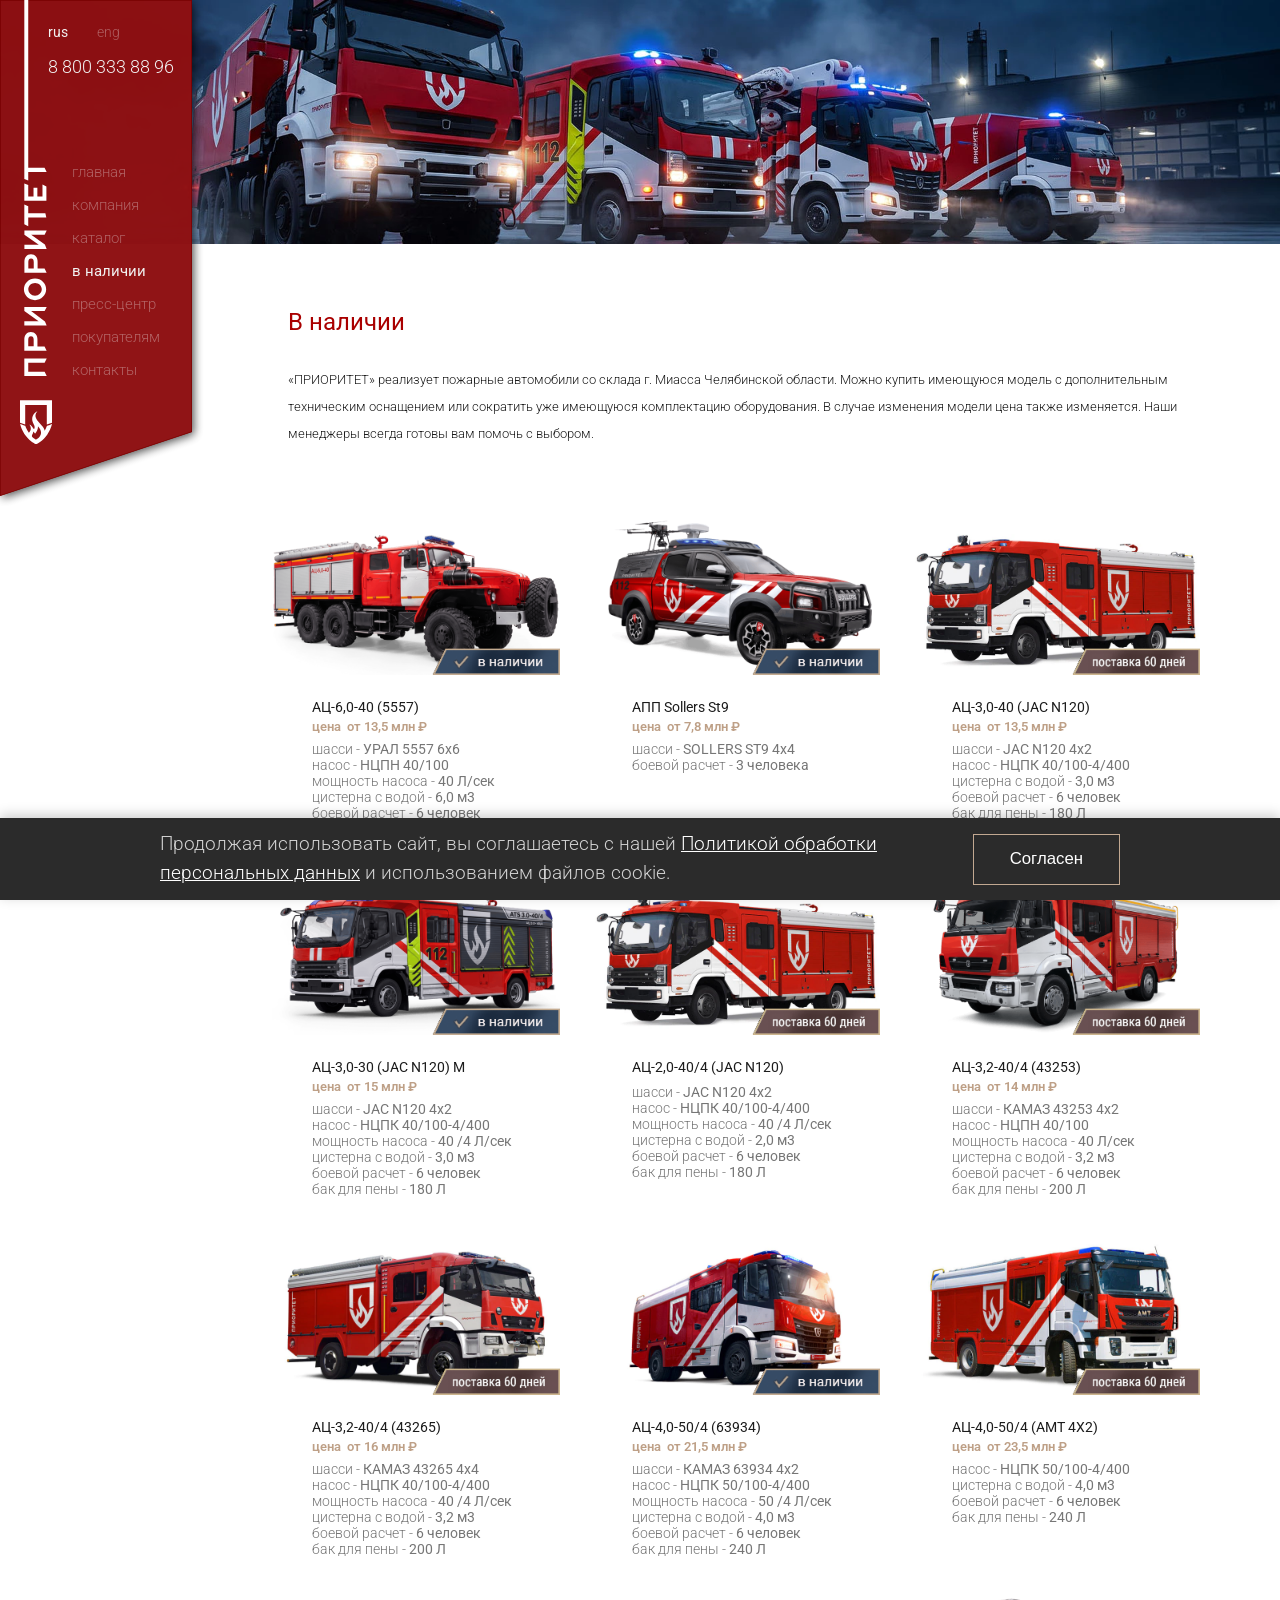
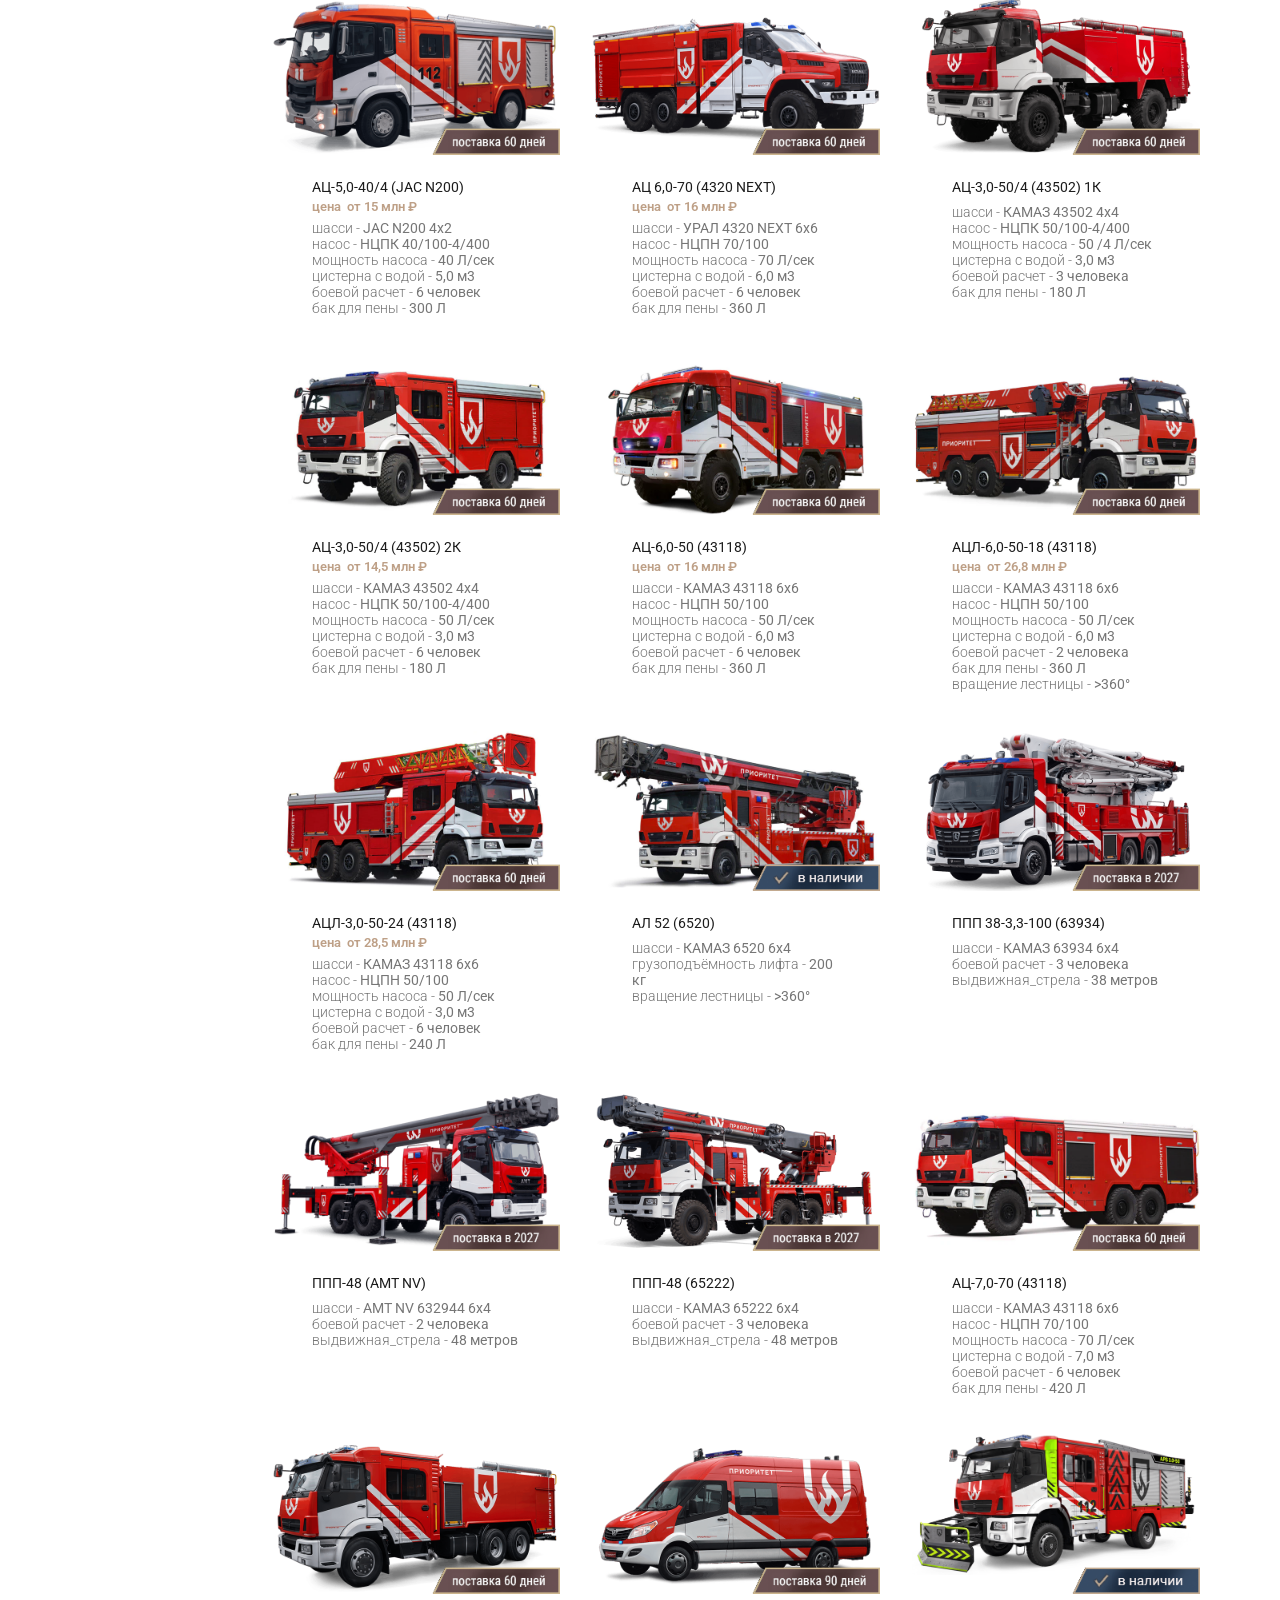
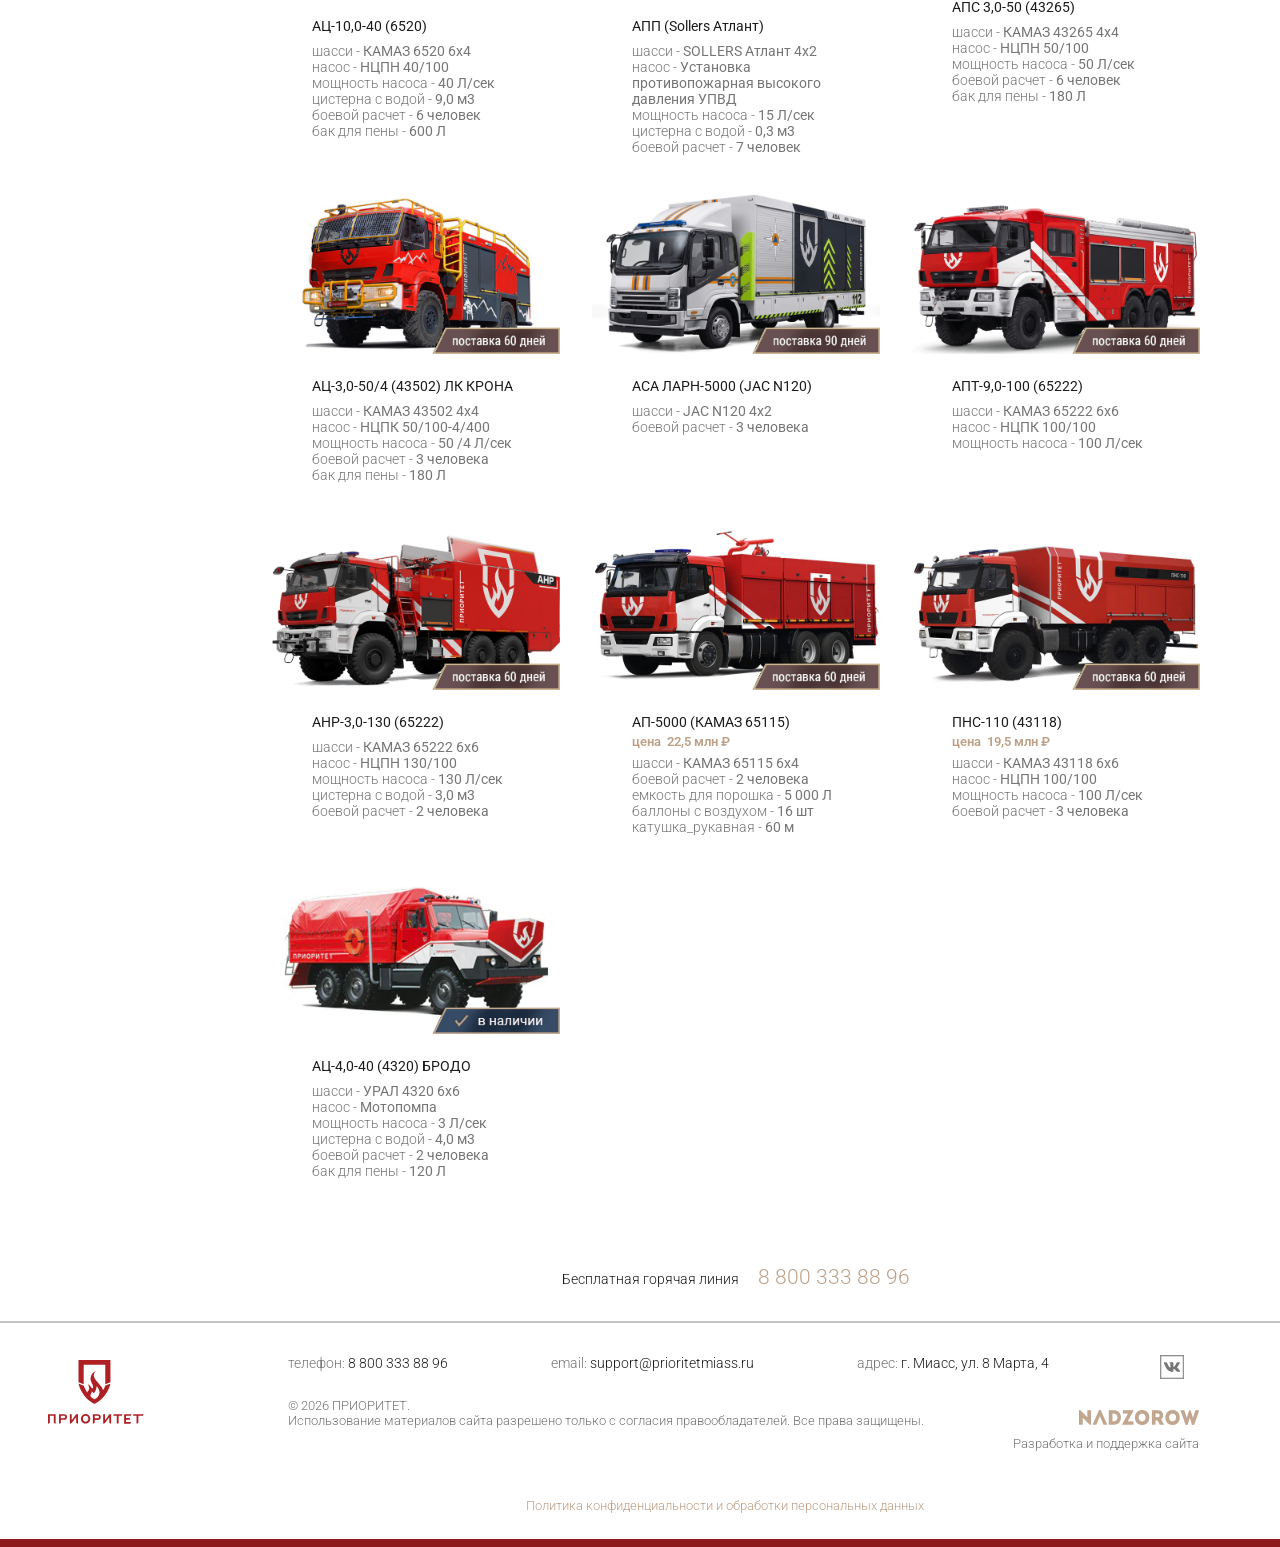
<file: specpred/index.html>
<!DOCTYPE html>

<html lang="ru-RU" prefix="og: http://ogp.me/ns# article: http://ogp.me/ns/article#">
<head><script>window.OFFLINE_ROOT="../";window.ym=function(){};</script><script src="../offline-data.js"></script><script src="../offline-runtime.js"></script>
<meta charset="utf-8"/>
<meta content="width=device-width, initial-scale=1" name="viewport"/>
<link href="index.html" hreflang="ru" rel="alternate"/>
<link href="https://prioritetmiass.ru/en/in-stock/" hreflang="en" rel="alternate"/>
<link href="https://prioritetmiass.ru/es/disponible/" hreflang="es" rel="alternate"/>
<title>В наличии - ПРИОРИТЕТ</title>
<link href="index.html" rel="canonical"/>
<meta content="ru_RU" property="og:locale"/>
<meta content="en_GB" property="og:locale:alternate"/>
<meta content="es_ES" property="og:locale:alternate"/>
<meta content="article" property="og:type"/>
<meta content="В наличии - ПРИОРИТЕТ" property="og:title"/>
<meta content="«ПРИОРИТЕТ» реализует пожарные автомобили со склада г. Миасса Челябинской области. Можно купить имеющуюся модель с дополнительным техническим оснащением или сократить уже имеющуюся комплектацию оборудования. В случае изменения модели цена также изменяется. Наши менеджеры всегда готовы вам помочь с выбором." property="og:description"/>
<meta content="https://prioritetmiass.ru/specpred/" property="og:url"/>
<meta content="ПРИОРИТЕТ" property="og:site_name"/>
<meta content="2019-10-23T09:16:51+00:00" property="article:modified_time"/>
<meta content="https://prioritetmiass.ru/wp-content/uploads/2019/11/logo_footer.png" property="og:image"/>
<meta content="120" property="og:image:width"/>
<meta content="79" property="og:image:height"/>
<meta content="image/png" property="og:image:type"/>
<meta content="summary_large_image" name="twitter:card"/>
<script class="yoast-schema-graph" type="application/ld+json">{"@context":"https:\/\/schema.org","@graph":[{"@type":"WebPage","@id":"https:\/\/prioritetmiass.ru\/specpred\/","url":"https:\/\/prioritetmiass.ru\/specpred\/","name":"В наличии - ПРИОРИТЕТ","isPartOf":{"@id":"https:\/\/prioritetmiass.ru\/#website"},"datePublished":"2019-08-14T19:23:53+00:00","dateModified":"2019-10-23T09:16:51+00:00","breadcrumb":{"@id":"https:\/\/prioritetmiass.ru\/specpred\/#breadcrumb"},"inLanguage":"ru-RU","potentialAction":[{"@type":"ReadAction","target":["https:\/\/prioritetmiass.ru\/specpred\/"]}]},{"@type":"BreadcrumbList","@id":"https:\/\/prioritetmiass.ru\/specpred\/#breadcrumb","itemListElement":[{"@type":"ListItem","position":1,"name":"Главная","item":"https:\/\/prioritetmiass.ru\/"},{"@type":"ListItem","position":2,"name":"В наличии","item":"https:\/\/prioritetmiass.ru\/specpred\/"}]},{"@type":"WebSite","@id":"https:\/\/prioritetmiass.ru\/#website","url":"https:\/\/prioritetmiass.ru\/","name":"ПРИОРИТЕТ","description":"Компания «Приоритет» более 20 лет является одним из крупнейших российских производителей пожарной техники с непрерывным циклом производства, расположенного на территории Челябинской области в городе Миасс.","publisher":{"@id":"https:\/\/prioritetmiass.ru\/#organization"},"inLanguage":"ru-RU"},{"@type":"Organization","@id":"https:\/\/prioritetmiass.ru\/#organization","name":"ООО \"ПРИОРИТЕТ\"","url":"https:\/\/prioritetmiass.ru\/","logo":{"@type":"ImageObject","inLanguage":"ru-RU","@id":"https:\/\/prioritetmiass.ru\/#\/schema\/logo\/image\/","url":"https:\/\/prioritetmiass.ru\/wp-content\/uploads\/2019\/11\/logo_footer.png","contentUrl":"https:\/\/prioritetmiass.ru\/wp-content\/uploads\/2019\/11\/logo_footer.png","width":120,"height":79,"caption":"ООО \"ПРИОРИТЕТ\""},"image":{"@id":"https:\/\/prioritetmiass.ru\/#\/schema\/logo\/image\/"},"telephone":"+73513289969","email":"info@prioritetmiass.ru","address":{"@type":"PostalAddress","postalCode":"456317","addressRegion":"Челябинская область","addressLocality":"Миасс","streetAddress":"улица 8 Марта, дом 4","addressCountry":"RU"},"contactPoint":[{"@type":"ContactPoint","contactType":"customer service","url":"https:\/\/prioritetmiass.ru\/contacts\/","telephone":"+73513289969","email":"info@prioritetmiass.ru","description":"ПН-ПТ: 08:15–17:30, обед 12:30–13:15 СБ, ВС: выходные","hoursAvailable":[{"@type":"OpeningHoursSpecification","dayOfWeek":["https:\/\/schema.org\/Monday","https:\/\/schema.org\/Tuesday","https:\/\/schema.org\/Wednesday","https:\/\/schema.org\/Thursday","https:\/\/schema.org\/Friday"],"opens":"08:15","closes":"12:30"},{"@type":"OpeningHoursSpecification","dayOfWeek":["https:\/\/schema.org\/Monday","https:\/\/schema.org\/Tuesday","https:\/\/schema.org\/Wednesday","https:\/\/schema.org\/Thursday","https:\/\/schema.org\/Friday"],"opens":"13:15","closes":"17:30"}]},{"@type":"ContactPoint","contactType":"customer service","telephone":"+78003338896","contactOption":"https:\/\/schema.org\/TollFree"}]}]}</script>
<link href="https://prioritetmiass.ru/wp-json/oembed/1.0/embed?url=https%3A%2F%2Fprioritetmiass.ru%2Fspecpred%2F&amp;lang=ru" rel="alternate" title="oEmbed (JSON)" type="application/json+oembed"/>
<link href="https://prioritetmiass.ru/wp-json/oembed/1.0/embed?url=https%3A%2F%2Fprioritetmiass.ru%2Fspecpred%2F&amp;format=xml&amp;lang=ru" rel="alternate" title="oEmbed (XML)" type="text/xml+oembed"/>
<style id="wp-img-auto-sizes-contain-inline-css">
img:is([sizes=auto i],[sizes^="auto," i]){contain-intrinsic-size:3000px 1500px}
/*# sourceURL=wp-img-auto-sizes-contain-inline-css */
</style>
<style id="wp-emoji-styles-inline-css">

	img.wp-smiley, img.emoji {
		display: inline !important;
		border: none !important;
		box-shadow: none !important;
		height: 1em !important;
		width: 1em !important;
		margin: 0 0.07em !important;
		vertical-align: -0.1em !important;
		background: none !important;
		padding: 0 !important;
	}
/*# sourceURL=wp-emoji-styles-inline-css */
</style>
<style id="wp-block-library-inline-css">
:root{--wp-block-synced-color:#7a00df;--wp-block-synced-color--rgb:122,0,223;--wp-bound-block-color:var(--wp-block-synced-color);--wp-editor-canvas-background:#ddd;--wp-admin-theme-color:#007cba;--wp-admin-theme-color--rgb:0,124,186;--wp-admin-theme-color-darker-10:#006ba1;--wp-admin-theme-color-darker-10--rgb:0,107,160.5;--wp-admin-theme-color-darker-20:#005a87;--wp-admin-theme-color-darker-20--rgb:0,90,135;--wp-admin-border-width-focus:2px}@media (min-resolution:192dpi){:root{--wp-admin-border-width-focus:1.5px}}.wp-element-button{cursor:pointer}:root .has-very-light-gray-background-color{background-color:#eee}:root .has-very-dark-gray-background-color{background-color:#313131}:root .has-very-light-gray-color{color:#eee}:root .has-very-dark-gray-color{color:#313131}:root .has-vivid-green-cyan-to-vivid-cyan-blue-gradient-background{background:linear-gradient(135deg,#00d084,#0693e3)}:root .has-purple-crush-gradient-background{background:linear-gradient(135deg,#34e2e4,#4721fb 50%,#ab1dfe)}:root .has-hazy-dawn-gradient-background{background:linear-gradient(135deg,#faaca8,#dad0ec)}:root .has-subdued-olive-gradient-background{background:linear-gradient(135deg,#fafae1,#67a671)}:root .has-atomic-cream-gradient-background{background:linear-gradient(135deg,#fdd79a,#004a59)}:root .has-nightshade-gradient-background{background:linear-gradient(135deg,#330968,#31cdcf)}:root .has-midnight-gradient-background{background:linear-gradient(135deg,#020381,#2874fc)}:root{--wp--preset--font-size--normal:16px;--wp--preset--font-size--huge:42px}.has-regular-font-size{font-size:1em}.has-larger-font-size{font-size:2.625em}.has-normal-font-size{font-size:var(--wp--preset--font-size--normal)}.has-huge-font-size{font-size:var(--wp--preset--font-size--huge)}:root .has-text-align-center{text-align:center}:root .has-text-align-left{text-align:left}:root .has-text-align-right{text-align:right}.has-fit-text{white-space:nowrap!important}#end-resizable-editor-section{display:none}.aligncenter{clear:both}.items-justified-left{justify-content:flex-start}.items-justified-center{justify-content:center}.items-justified-right{justify-content:flex-end}.items-justified-space-between{justify-content:space-between}.screen-reader-text{word-wrap:normal!important;border:0;clip-path:inset(50%);height:1px;margin:-1px;overflow:hidden;padding:0;position:absolute;width:1px;word-break:normal!important}.screen-reader-text:focus{background-color:#ddd;clip-path:none;color:#444;display:block;font-size:1em;height:auto;left:5px;line-height:normal;padding:15px 23px 14px;text-decoration:none;top:5px;width:auto;z-index:100000}html :where(.has-border-color){border-style:solid}html :where([style^=border-color],[style*=";border-color"],[style*="; border-color"]){border-style:solid}html :where([style^=border-top-color],[style*=";border-top-color"],[style*="; border-top-color"]){border-top-style:solid}html :where([style^=border-right-color],[style*=";border-right-color"],[style*="; border-right-color"]){border-right-style:solid}html :where([style^=border-bottom-color],[style*=";border-bottom-color"],[style*="; border-bottom-color"]){border-bottom-style:solid}html :where([style^=border-left-color],[style*=";border-left-color"],[style*="; border-left-color"]){border-left-style:solid}html :where([style^=border-width],[style*=";border-width"],[style*="; border-width"]){border-style:solid}html :where([style^=border-top-width],[style*=";border-top-width"],[style*="; border-top-width"]){border-top-style:solid}html :where([style^=border-right-width],[style*=";border-right-width"],[style*="; border-right-width"]){border-right-style:solid}html :where([style^=border-bottom-width],[style*=";border-bottom-width"],[style*="; border-bottom-width"]){border-bottom-style:solid}html :where([style^=border-left-width],[style*=";border-left-width"],[style*="; border-left-width"]){border-left-style:solid}html :where(img[class*=wp-image-]){height:auto;max-width:100%}:where(figure){margin:0 0 1em}html :where(.is-position-sticky){--wp-admin--admin-bar--position-offset:var(--wp-admin--admin-bar--height,0px)}@media screen and (max-width:600px){html :where(.is-position-sticky){--wp-admin--admin-bar--position-offset:0px}}
/*wp_block_styles_on_demand_placeholder:6afd92b5a69fc*/
/*# sourceURL=wp-block-library-inline-css */
</style>
<style id="classic-theme-styles-inline-css">
/*! This file is auto-generated */
.wp-block-button__link{color:#fff;background-color:#32373c;border-radius:9999px;box-shadow:none;text-decoration:none;padding:calc(.667em + 2px) calc(1.333em + 2px);font-size:1.125em}.wp-block-file__button{background:#32373c;color:#fff;text-decoration:none}
/*# sourceURL=/wp-includes/css/classic-themes.min.css */
</style>
<style id="wp-block-styles-placeholder-inline-css">
:root { --wp-internal-comment: "Placeholder for wp_hoist_late_printed_styles() to replace with the block styles printed at wp_footer." }
/*# sourceURL=wp-block-styles-placeholder-inline-css */
</style>
<style id="wp-global-styles-placeholder-inline-css">
:root { --wp-internal-comment: "Placeholder for wp_hoist_late_printed_styles() to replace with the global-styles printed at wp_footer." }
/*# sourceURL=wp-global-styles-placeholder-inline-css */
</style>
<link href="../assets/styles-84afb80268a6.css" id="contact-form-7-css" media="all" rel="stylesheet"/>
<link href="../assets/style-54b28ba74781.css" id="taxonomy-image-plugin-public-css" media="screen" rel="stylesheet"/>
<link href="../assets/style-a0aa7575ba92.css" id="prioritet-style-css" media="all" rel="stylesheet"/>
<style id="prioritet-style-inline-css">
/* cyrillic-ext */
@font-face {
  font-family: 'Roboto';
  font-style: normal;
  font-weight: 300 600;
  font-stretch: 100%;
  font-display: swap;
  src: url(../assets/roboto-cyrillic-ext-01f94d674d-f4a430c0e5a4.woff2) format('woff2');
  unicode-range: U+0460-052F, U+1C80-1C8A, U+20B4, U+2DE0-2DFF, U+A640-A69F, U+FE2E-FE2F;
}
/* cyrillic */
@font-face {
  font-family: 'Roboto';
  font-style: normal;
  font-weight: 300 600;
  font-stretch: 100%;
  font-display: swap;
  src: url(../assets/roboto-cyrillic-481dd0c01e-d9e542178339.woff2) format('woff2');
  unicode-range: U+0301, U+0400-045F, U+0490-0491, U+04B0-04B1, U+2116;
}
/* greek-ext */
@font-face {
  font-family: 'Roboto';
  font-style: normal;
  font-weight: 300 600;
  font-stretch: 100%;
  font-display: swap;
  src: url(../assets/roboto-greek-ext-ec7769b089-582187fecbe4.woff2) format('woff2');
  unicode-range: U+1F00-1FFF;
}
/* greek */
@font-face {
  font-family: 'Roboto';
  font-style: normal;
  font-weight: 300 600;
  font-stretch: 100%;
  font-display: swap;
  src: url(../assets/roboto-greek-97fbf7bd0b-cac65f0a925e.woff2) format('woff2');
  unicode-range: U+0370-0377, U+037A-037F, U+0384-038A, U+038C, U+038E-03A1, U+03A3-03FF;
}
/* math */
@font-face {
  font-family: 'Roboto';
  font-style: normal;
  font-weight: 300 600;
  font-stretch: 100%;
  font-display: swap;
  src: url(../assets/roboto-math-7cb4281a0c-d9a36052c615.woff2) format('woff2');
  unicode-range: U+0302-0303, U+0305, U+0307-0308, U+0310, U+0312, U+0315, U+031A, U+0326-0327, U+032C, U+032F-0330, U+0332-0333, U+0338, U+033A, U+0346, U+034D, U+0391-03A1, U+03A3-03A9, U+03B1-03C9, U+03D1, U+03D5-03D6, U+03F0-03F1, U+03F4-03F5, U+2016-2017, U+2034-2038, U+203C, U+2040, U+2043, U+2047, U+2050, U+2057, U+205F, U+2070-2071, U+2074-209F, U+20D0-20DC, U+20E1, U+20E5-20EF, U+2100-2112, U+2114-2115, U+2117-2121, U+2123-214F, U+2190, U+2192, U+2194-21AE, U+21B0-21E5, U+21F1-21F2, U+21F4-2211, U+2213-2214, U+2216-22FF, U+2308-230B, U+2310, U+2319, U+231C-2321, U+2336-237A, U+237C, U+2395, U+239B-23B7, U+23D0, U+23DC-23E1, U+2474-2475, U+25AF, U+25B3, U+25B7, U+25BD, U+25C1, U+25CA, U+25CC, U+25FB, U+266D-266F, U+27C0-27FF, U+2900-2AFF, U+2B0E-2B11, U+2B30-2B4C, U+2BFE, U+3030, U+FF5B, U+FF5D, U+1D400-1D7FF, U+1EE00-1EEFF;
}
/* symbols */
@font-face {
  font-family: 'Roboto';
  font-style: normal;
  font-weight: 300 600;
  font-stretch: 100%;
  font-display: swap;
  src: url(../assets/roboto-symbols-2addf2d86d-60a261f9004b.woff2) format('woff2');
  unicode-range: U+0001-000C, U+000E-001F, U+007F-009F, U+20DD-20E0, U+20E2-20E4, U+2150-218F, U+2190, U+2192, U+2194-2199, U+21AF, U+21E6-21F0, U+21F3, U+2218-2219, U+2299, U+22C4-22C6, U+2300-243F, U+2440-244A, U+2460-24FF, U+25A0-27BF, U+2800-28FF, U+2921-2922, U+2981, U+29BF, U+29EB, U+2B00-2BFF, U+4DC0-4DFF, U+FFF9-FFFB, U+10140-1018E, U+10190-1019C, U+101A0, U+101D0-101FD, U+102E0-102FB, U+10E60-10E7E, U+1D2C0-1D2D3, U+1D2E0-1D37F, U+1F000-1F0FF, U+1F100-1F1AE, U+1F1E6-1F1FF, U+1F30D-1F30F, U+1F315, U+1F31C, U+1F31E, U+1F320-1F32C, U+1F336, U+1F378, U+1F37D, U+1F382, U+1F393-1F39F, U+1F3A7-1F3A8, U+1F3AC-1F3AF, U+1F3C2, U+1F3C4-1F3C6, U+1F3CA-1F3CE, U+1F3D4-1F3E0, U+1F3ED, U+1F3F1-1F3F3, U+1F3F5-1F3F7, U+1F408, U+1F415, U+1F41F, U+1F426, U+1F43F, U+1F441-1F442, U+1F444, U+1F446-1F449, U+1F44C-1F44E, U+1F453, U+1F46A, U+1F47D, U+1F4A3, U+1F4B0, U+1F4B3, U+1F4B9, U+1F4BB, U+1F4BF, U+1F4C8-1F4CB, U+1F4D6, U+1F4DA, U+1F4DF, U+1F4E3-1F4E6, U+1F4EA-1F4ED, U+1F4F7, U+1F4F9-1F4FB, U+1F4FD-1F4FE, U+1F503, U+1F507-1F50B, U+1F50D, U+1F512-1F513, U+1F53E-1F54A, U+1F54F-1F5FA, U+1F610, U+1F650-1F67F, U+1F687, U+1F68D, U+1F691, U+1F694, U+1F698, U+1F6AD, U+1F6B2, U+1F6B9-1F6BA, U+1F6BC, U+1F6C6-1F6CF, U+1F6D3-1F6D7, U+1F6E0-1F6EA, U+1F6F0-1F6F3, U+1F6F7-1F6FC, U+1F700-1F80B, U+1F810-1F847, U+1F850-1F859, U+1F860-1F887, U+1F890-1F8AD, U+1F8B0-1F8BB, U+1F8C0-1F8C1, U+1F8D0-1F8D8, U+1F900-1F90B, U+1F93B, U+1F946, U+1F984, U+1F996, U+1F9E9, U+1FA00-1FA6F, U+1FA70-1FA7C, U+1FA80-1FAC6, U+1FAC8, U+1FACC-1FADD, U+1FADF-1FAEB, U+1FAEF-1FAFA, U+1FB00-1FBFF;
}
/* vietnamese */
@font-face {
  font-family: 'Roboto';
  font-style: normal;
  font-weight: 300 600;
  font-stretch: 100%;
  font-display: swap;
  src: url(../assets/roboto-vietnamese-0b60bbe04e-c9fa718d05fb.woff2) format('woff2');
  unicode-range: U+0102-0103, U+0110-0111, U+0128-0129, U+0168-0169, U+01A0-01A1, U+01AF-01B0, U+0300-0301, U+0303-0304, U+0308-0309, U+0323, U+0329, U+1EA0-1EF9, U+20AB;
}
/* latin-ext */
@font-face {
  font-family: 'Roboto';
  font-style: normal;
  font-weight: 300 600;
  font-stretch: 100%;
  font-display: swap;
  src: url(../assets/roboto-latin-ext-cedb374b05-c6bb432dd56a.woff2) format('woff2');
  unicode-range: U+0100-02BA, U+02BD-02C5, U+02C7-02CC, U+02CE-02D7, U+02DD-02FF, U+0304, U+0308, U+0329, U+1D00-1DBF, U+1E00-1E9F, U+1EF2-1EFF, U+2020, U+20A0-20AB, U+20AD-20C4, U+2113, U+2C60-2C7F, U+A720-A7FF;
}
/* latin */
@font-face {
  font-family: 'Roboto';
  font-style: normal;
  font-weight: 300 600;
  font-stretch: 100%;
  font-display: swap;
  src: url(../assets/roboto-latin-1404ca348b-d2f98be1dfab.woff2) format('woff2');
  unicode-range: U+0000-00FF, U+0131, U+0152-0153, U+02BB-02BC, U+02C6, U+02DA, U+02DC, U+0304, U+0308, U+0329, U+2000-206F, U+20AC, U+2122, U+2191, U+2193, U+2212, U+2215, U+FEFF, U+FFFD;
}

/*# sourceURL=prioritet-style-inline-css */
</style>
<link href="../assets/animate-eef188c0dc11.css" id="prioritet-animate-css" media="all" rel="stylesheet"/>
<link href="../assets/magnific-popup-88febdb47145.css" id="prioritet-magnific-popup-css" media="print" onload="this.media='all';this.onload=null" rel="stylesheet"/>
<noscript><link href="../assets/magnific-popup-88febdb47145.css" id="prioritet-magnific-popup-css" media="all" rel="stylesheet"/>
</noscript>
<link href="../assets/lightbox-3e2fbdf6ca98.css" id="prioritet-lightbox-css" media="print" onload="this.media='all';this.onload=null" rel="stylesheet"/>
<noscript><link href="../assets/lightbox-3e2fbdf6ca98.css" id="prioritet-lightbox-css" media="all" rel="stylesheet"/>
</noscript>
<link href="../assets/quote-form-9e2a336093df.css" id="prioritet-quote-form-css" media="print" onload="this.media='all';this.onload=null" rel="stylesheet"/>
<noscript><link href="../assets/quote-form-9e2a336093df.css" id="prioritet-quote-form-css" media="all" rel="stylesheet"/>
</noscript>
<link href="../assets/slick-9386dbbb4031.css" id="prioritet-slick-style-css" media="all" rel="stylesheet"/>
<style id="prioritet-slick-style-inline-css">

/* Slider */
.slick-loading .slick-list
{
    background: #fff url('../assets/ajax-loader-c1ec11e58cd8.gif') center center no-repeat;
}

/* Icons */
@font-face
{
    font-family: 'slick';
    font-display: swap;
    font-weight: normal;
    font-style: normal;

    src: none;
    src: none format('embedded-opentype'), url('../assets/slick-4aaa7d511a88.woff') format('woff'), url('../assets/slick-26ad0bf89a63.ttf') format('truetype'), none format('svg');
}
/* Arrows */
.slick-prev,
.slick-next
{
    font-size: 0;
    line-height: 0;

    position: absolute;
    top: 50%;

    display: block;

    width: 20px;
    height: 20px;
    padding: 0;
    -webkit-transform: translate(0, -50%);
    -ms-transform: translate(0, -50%);
    transform: translate(0, -50%);

    cursor: pointer;

    color: transparent;
    border: none;
    outline: none;
    background: transparent;
}
.slick-prev:hover,
.slick-prev:focus,
.slick-next:hover,
.slick-next:focus
{
    color: transparent;
    outline: none;
    background: transparent;
}
.slick-prev:hover:before,
.slick-prev:focus:before,
.slick-next:hover:before,
.slick-next:focus:before
{
    opacity: 1;
}
.slick-prev.slick-disabled:before,
.slick-next.slick-disabled:before
{
    opacity: .25;
}

.slick-prev:before,
.slick-next:before
{
    font-family: 'slick';
    font-size: 20px;
    line-height: 1;

    opacity: .75;
    color: white;

    -webkit-font-smoothing: antialiased;
    -moz-osx-font-smoothing: grayscale;
}

.slick-prev
{
    left: -25px;
}
[dir='rtl'] .slick-prev
{
    right: -25px;
    left: auto;
}
.slick-prev:before
{
    content: '←';
}
[dir='rtl'] .slick-prev:before
{
    content: '→';
}

.slick-next
{
    right: -25px;
}
[dir='rtl'] .slick-next
{
    right: auto;
    left: -25px;
}
.slick-next:before
{
    content: '→';
}
[dir='rtl'] .slick-next:before
{
    content: '←';
}

/* Dots */
.slick-dotted.slick-slider
{
    margin-bottom: 30px;
}

.slick-dots
{
    position: absolute;
    bottom: -25px;

    display: block;

    width: 100%;
    padding: 0;
    margin: 0;

    list-style: none;

    text-align: center;
}
.slick-dots li
{
    position: relative;

    display: inline-block;

    width: 20px;
    height: 20px;
    margin: 0 5px;
    padding: 0;

    cursor: pointer;
}
.slick-dots li button
{
    font-size: 0;
    line-height: 0;

    display: block;

    width: 20px;
    height: 20px;
    padding: 5px;

    cursor: pointer;

    color: transparent;
    border: 0;
    outline: none;
    background: transparent;
}
.slick-dots li button:hover,
.slick-dots li button:focus
{
    outline: none;
}
.slick-dots li button:hover:before,
.slick-dots li button:focus:before
{
    opacity: 1;
}
.slick-dots li button:before
{
    font-family: 'slick';
    font-size: 6px;
    line-height: 20px;

    position: absolute;
    top: 0;
    left: 0;

    width: 20px;
    height: 20px;

    content: '•';
    text-align: center;

    opacity: .25;
    color: black;

    -webkit-font-smoothing: antialiased;
    -moz-osx-font-smoothing: grayscale;
}
.slick-dots li.slick-active button:before
{
    opacity: .75;
    color: black;
}

/*# sourceURL=prioritet-slick-style-inline-css */
</style>
<link href="../assets/catalog-style-5f826dd3d6bb.css" id="catalog-style-css" media="all" rel="stylesheet"/>
<link href="https://prioritetmiass.ru/wp-json/" rel="https://api.w.org/"/><link href="https://prioritetmiass.ru/wp-json/wp/v2/pages/38" rel="alternate" title="JSON" type="application/json"/><link href="https://prioritetmiass.ru/xmlrpc.php?rsd" rel="EditURI" title="RSD" type="application/rsd+xml"/>
<meta content="WordPress 7.1.4" name="generator"/>
<link href="../index.html?p=38" rel="shortlink"/>
<meta content="1.5.7" name="cdp-version"/><script type="text/javascript">window.wp_data = {"ajax_url":"https:\/\/prioritetmiass.ru\/wp-admin\/admin-ajax.php"};</script><style id="wp-custom-css">
/* --- Стили для баннера 152-ФЗ (база 1rem = 40px) --- */
.fz152-banner {
    position: fixed;
    bottom: 0;
    left: 0;
    width: 100%;
    background-color: #2b2b2b;
    color: #ffffff;
    z-index: 99999;
    box-shadow: 0 -0.1rem 0.375rem rgba(0, 0, 0, 0.2); /* Тень ~4px 15px */
    padding: 0.375rem 0; /* Отступ ~15px */
    font-family: inherit; 
}

.fz152-banner-container {
    display: flex;
    justify-content: space-between;
    align-items: center;
    max-width: 30rem; /* Ширина ~1200px */
    margin: 0 auto;
    padding: 0 0.5rem; /* Отступы по бокам ~20px */
    gap: 0.5rem; /* Расстояние между текстом и кнопкой ~20px */
}

.fz152-text {
    margin: 0;
    font-size: 0.6rem; /* Размер текста ~14px */
    line-height: 1.5;
    color: #d1d1d1;
}

.fz152-text a {
    color: #ffffff;
    text-decoration: underline;
    transition: color 0.3s ease;
}

.fz152-text a:hover {
    color: #cc0000; 
    text-decoration: none;
}
.fz152-btn {
    background-color: transparent; /* Прозрачный фон */
    color: #ffffff; 
    border: 1px solid #c2a891; /* Тонкая рамка в цвет ваших ползунков */
    padding: 0.45rem 1.125rem; 
    cursor: pointer;
    border-radius: 0; /* Строгие прямые углы */
    font-weight: 400; /* Обычный шрифт вместо жирного */
    font-size: 0.525rem; 
    text-transform: none; /* Убираем принудительные заглавные буквы */
    transition: background-color 0.3s ease, color 0.3s ease;
    white-space: nowrap;
}

.fz152-btn:hover {
    background-color: #c2a891; /* При наведении кнопка заливается фирменным бежевым */
    color: #2b2b2b; /* А текст становится темным для контраста */
}

.fz152-btn:active {
    transform: scale(0.98);
}

/* Адаптивность для мобильных телефонов */
@media (max-width: 19.2rem) { /* Точка перелома ~768px */
    .fz152-banner-container {
        flex-direction: column;
        text-align: center;
        gap: 0.375rem; /* ~15px */
        padding: 0 0.375rem; /* ~15px */
    }
    .fz152-text {
        font-size: 0.3rem; /* ~12px */
    }
    .fz152-btn {
        width: 100%;
        padding: 0.3rem 0.5rem;
    }
}
</style>
<link href="../assets/apple-icon-57x57-d3736296a676.png" rel="apple-touch-icon" sizes="57x57"/>
<link href="../assets/apple-icon-60x60-b83f4108d9f1.png" rel="apple-touch-icon" sizes="60x60"/>
<link href="../assets/apple-icon-72x72-85166d3e62b2.png" rel="apple-touch-icon" sizes="72x72"/>
<link href="../assets/apple-icon-76x76-dbbb517f816b.png" rel="apple-touch-icon" sizes="76x76"/>
<link href="../assets/apple-icon-114x114-72acafd9141e.png" rel="apple-touch-icon" sizes="114x114"/>
<link href="../assets/apple-icon-120x120-26e14207fa6e.png" rel="apple-touch-icon" sizes="120x120"/>
<link href="../assets/apple-icon-144x144-bb6871fe1f64.png" rel="apple-touch-icon" sizes="144x144"/>
<link href="../assets/apple-icon-152x152-b20e6fcb581d.png" rel="apple-touch-icon" sizes="152x152"/>
<link href="../assets/apple-icon-180x180-2b64786ee35c.png" rel="apple-touch-icon" sizes="180x180"/>
<link href="../assets/android-icon-192x192-bfb912c037ad.png" rel="icon" sizes="192x192" type="image/png"/>
<link href="../assets/favicon-32x32-789081e8be82.png" rel="icon" sizes="32x32" type="image/png"/>
<link href="../assets/favicon-96x96-3ec2ce2dfd69.png" rel="icon" sizes="96x96" type="image/png"/>
<link href="../assets/favicon-16x16-22eb07772eec.png" rel="icon" sizes="16x16" type="image/png"/>
<link href="https://prioritetmiass.ru/manifest.json" rel="manifest"/>
<meta content="#ffffff" name="msapplication-TileColor"/>
<meta content="/ms-icon-144x144.png" name="msapplication-TileImage"/>
<meta content="#ffffff" name="theme-color"/>
<meta content="9887594f7b6e04fd" name="yandex-verification"/>
<meta content="noindex, nofollow" name="robots"/><link href="../offline-runtime.css" rel="stylesheet"/></head>
<body>
<header>
<div class="main_menu_mobile_back"></div>
<div class="main_menu">
<div class="back_image">
<svg height="620" viewbox="0 0 240 620" width="240" xmlns="http://www.w3.org/2000/svg"><defs><clippath id="v0j9a"><path d="M0 0h240v540L0 620z" fill="#fff"></path></clippath></defs><g><g><path d="M0 0h240v540L0 620z" fill="#8e1012"></path><path clip-path='url("#v0j9a")' d="M0 0v0h240v540L0 620v0z" fill="none" stroke="#7b0000" stroke-miterlimit="50" stroke-width="2"></path></g></g></svg> </div>
<a href="../index.html">
<div class="main_menu_logo">
<svg style="enable-background:new 0 0 40 555;" version="1.1" viewbox="0 0 40 555" x="0px" xml:space="preserve" xmlns="http://www.w3.org/2000/svg" xmlns:xlink="http://www.w3.org/1999/xlink" y="0px"> <g id="Слой_7"> <g> <g> <polygon class="st0" points="0,500.4 0,528.4 6.5,530.7 6.5,506.3 33.5,506.3 33.5,530.7 40,528.4 40,500.4 "></polygon> <g> <g> <path class="st0" d="M37.8,530.9c-1,0.4-2,0.7-3,1.1c-0.3,0.1-1.1,0.2-1.2,0.5c-0.1,0.2-0.2,0.5-0.3,0.7 c-0.7,1.8-1.5,3.6-2.5,5.3c-0.3-2.5-1.9-4.4-3.4-6.2c-1.6-1.9-3.4-3.8-4.9-5.8c-1.4-1.7-2.8-3.7-3.1-5.9 c-0.4-2.6,0.9-4.4,2.4-6.4c-2.4,1.2-4.6,2.9-5.7,5.5c-0.9,2.1-1.1,4.2-0.6,6.4c0.4,1.9,2.4,5.5,2.5,6c0.3,1.4,0.6,2.9-0.3,4 c-1-0.1-1.5-1.3-2.5-2.7c-1.7-2.4-3.5-2.5-3.4-2.4c0.3,0.3,0.7,0.9,0.9,1.2c0.6,1.2,0.8,2.6,0.8,3.6c0,2-1.3,3.6-2.4,5.1 c-1.6-2.2-2.9-4.8-4-7.3c-0.1-0.3-0.2-0.7-0.4-1c-0.2-0.4-0.1-0.3-0.5-0.4c-0.6-0.2-1.2-0.4-1.8-0.6c-1.4-0.5-2.9-1-4.3-1.5 c2.1,8.5,7.1,16.4,14.1,21.7c0.8,0.6,1.7,1.2,2.5,1.7c0.9,0.6,1.9,1.3,2.9,1.6c0.8,0.2,1.8-0.4,2.5-0.8c1-0.6,2-1.2,2.9-1.9 c3.5-2.5,6.5-5.6,9-9.1c2.8-4,4.9-8.5,6-13.2C39.3,530.4,38.5,530.6,37.8,530.9z M25.2,544.7c-1.1,1.9-2.9,3.8-5,4.8 c-0.4,0.2-0.5,0.1-1-0.3c-0.3-0.2-0.7-0.5-1-0.7c-0.9-0.7-2.1-1.5-2.9-2.3c-1.6-2.1,1.7-4.3,1.2-6.8c1.1,0.9,1.6,1.5,2.2,2.6 c0.1,0.1,0.2,0.1,0.3,0c1-1.3,1.9-2.7,2.5-4.3c0.6-1.5,1.2-3.3,0.9-5C25.6,536.1,27.7,540.6,25.2,544.7z"></path> </g> </g> </g> </g> </g> <g id="Слой_6"> <g> <polygon class="st0" points="33.4,470 30.8,464.7 10.3,464.7 10.3,453.3 30.8,453.3 33.4,448.1 5.4,448.1 5.4,470 "></polygon> <path class="st0" d="M7.5,417.8L7.5,417.8c-1.4,1.6-2.1,3.8-2.1,6.5v14h27.9l-2.6-5.3h-8.9v-8.7c0-2.7-0.7-4.9-2.1-6.6 c-1.5-1.7-3.6-2.6-6.2-2.6C11,415.2,8.9,416.1,7.5,417.8z M10.3,433v-8.3c0-1.4,0.3-2.5,0.9-3.3c0.5-0.7,1.4-1,2.5-1 c1.2,0,2,0.3,2.5,1l0,0c0.6,0.8,0.9,2,0.9,3.4v8H10.3z"></path> <polygon class="st0" points="23.3,401.7 5.4,401.7 5.4,407 33.3,407 31.2,401.8 13.9,388.9 30.8,388.9 33.4,383.6 5.4,383.6 5.4,388.9 "></polygon> <path class="st0" d="M7.6,320.5L7.6,320.5c-1.4,1.6-2.1,3.8-2.1,6.5v13.9h27.8l-2.6-5.3H22v-8.5c0-2.7-0.7-4.9-2.1-6.6 c-1.5-1.7-3.6-2.6-6.2-2.6C11,318,9,318.8,7.6,320.5z M13.8,323.2c1.2,0,2,0.3,2.5,1l0,0c0.6,0.8,0.9,2,0.9,3.5v7.9h-6.8v-8.1 c0-1.4,0.3-2.5,0.9-3.3C11.8,323.6,12.6,323.2,13.8,323.2z"></path> <polygon class="st0" points="23.5,305.9 5.5,305.9 5.5,311.1 33.3,311.1 31.1,305.7 14,293.5 30.8,293.5 33.4,288.2 5.5,288.2 5.5,293.5 "></polygon> <polygon class="st0" points="10.3,282.7 10.3,272 32.9,272 31.7,266.7 10.3,266.7 10.3,257.7 5.4,255.7 5.4,280.4 "></polygon> <polygon class="st0" points="10.3,231.3 5.4,229.5 5.4,250.8 33,250.8 33,233.1 28.1,230.7 28.1,245.5 21.7,245.5 21.7,234.6 16.9,234.6 16.9,245.5 10.3,245.5 "></polygon> <polygon class="st0" points="5.4,223.9 10.3,225.5 10.3,215.1 33.3,215.1 30.7,209.8 10.3,209.8 10.3,0 5.4,0 "></polygon> <path class="st0" d="M4.9,361.7c0,7.5,6.2,13.5,13.9,13.5c7.7,0,13.9-6.1,13.9-13.5c0-7.5-6.2-13.5-13.9-13.5S4.9,354.3,4.9,361.7 z M18.8,353.7c4.7,0,8.4,3.5,8.4,8c0,4.5-3.7,8-8.4,8s-8.4-3.5-8.4-8S14.1,353.7,18.8,353.7z"></path> </g> </g> </svg>
</div>
</a>
<div class="main_menu_lang">
<a class="active blockh">rus</a><a class="blockh" href="https://prioritetmiass.ru/en/in-stock/">eng</a> </div>
<div class="main_menu_phone">
<a class="dh" href="tel:88003338896">8 800 333 88 96</a>
</div>
<div class="main_menu_urls">
<div class="menu-osnovnoe-menyu-container"><ul class="menu" id="menu-osnovnoe-menyu"><li class="menu-item menu-item-type-post_type menu-item-object-page menu-item-home menu-item-948" id="menu-item-948"><a href="../index.html">главная</a></li>
<li class="menu-item menu-item-type-post_type menu-item-object-page menu-item-85" id="menu-item-85"><a href="../about/index.html">компания</a></li>
<li class="menu-item menu-item-type-post_type_archive menu-item-object-goods menu-item-72" id="menu-item-72"><a href="../catalog/index.html">каталог</a></li>
<li class="menu-item menu-item-type-post_type menu-item-object-page current-menu-item page_item page-item-38 current_page_item menu-item-40" id="menu-item-40"><a aria-current="page" href="index.html">в наличии</a></li>
<li class="menu-item menu-item-type-post_type menu-item-object-page menu-item-27" id="menu-item-27"><a href="../press-centr/index.html">пресс-центр</a></li>
<li class="menu-item menu-item-type-post_type menu-item-object-page menu-item-97" id="menu-item-97"><a href="../customers/index.html">покупателям</a></li>
<li class="menu-item menu-item-type-post_type menu-item-object-page menu-item-44" id="menu-item-44"><a href="../contacts/index.html">контакты</a></li>
</ul></div> </div>
</div>
<div class="mobile_top">
<div class="mobile_top_inner">
<a class="mob11" href="../index.html">
<svg id="Слой_1" style="enable-background:new 0 0 64 96;" version="1.1" viewbox="0 0 64 96" x="0px" xml:space="preserve" xmlns="http://www.w3.org/2000/svg" xmlns:xlink="http://www.w3.org/1999/xlink" y="0px"> <g id="Слой_8"> <g> <polygon class="st0" points="64,74.6 0,96 0,0 64,0 "></polygon> <path class="st1" d="M63.5,0.5v73.7l-63,21.1V0.5H63.5 M64,0H0v96l64-21.4V0L64,0z"></path> </g> </g> <g> <g> <polygon class="st2" points="15,20 15,43.5 20.4,45.3 20.4,24.9 43.1,24.9 43.1,45.3 48.5,43.5 48.5,20 "></polygon> <g> <g> <path class="st2" d="M46.7,45.5c-0.8,0.3-1.7,0.6-2.5,0.9c-0.2,0.1-0.9,0.2-1,0.3c-0.1,0.1-0.1,0.5-0.2,0.6 c-0.6,1.5-1.3,3-2.1,4.5c-0.2-2.1-1.5-3.7-2.9-5.2c-1.4-1.6-2.9-3.2-4.1-4.8c-1.1-1.5-2.3-3.1-2.6-4.9c-0.3-2.2,0.8-3.7,2-5.3 c-2.1,1-3.9,2.4-4.7,4.6c-0.7,1.7-0.9,3.4-0.5,5.3c0.3,1.6,2,4.6,2.1,5c0.3,1.1,0.5,2.4-0.2,3.3c-0.8-0.1-1.3-1-2.1-2.3 c-1.5-2.1-3-2.1-2.9-2.1c0.2,0.2,0.6,0.8,0.7,1c0.6,1,0.7,2.2,0.7,3.1c0,1.7-1,3-2.1,4.2c-1.4-1.8-2.4-4-3.3-6.1 c-0.1-0.2-0.2-0.6-0.3-0.8c-0.2-0.3-0.1-0.2-0.5-0.3c-0.5-0.1-1-0.3-1.5-0.6c-1.1-0.5-2.4-0.8-3.6-1.3C16.7,52,21,58.6,26.8,63 c0.7,0.5,1.4,1,2.1,1.5c0.8,0.5,1.6,1,2.4,1.3c0.7,0.2,1.5-0.3,2.1-0.7c0.8-0.5,1.6-1,2.4-1.5c3-2.1,5.5-4.6,7.5-7.6 c2.3-3.3,4-7.1,5-11C47.9,45.1,47.2,45.3,46.7,45.5z M36.1,57c-0.9,1.6-2.4,3.2-4.1,4c-0.3,0.2-0.5,0-0.8-0.2 c-0.2-0.2-0.6-0.3-0.8-0.6c-0.8-0.6-1.7-1.3-2.4-2c-1.4-1.7,1.4-3.6,1-5.7c0.9,0.8,1.3,1.3,1.8,2.2c0,0.1,0.2,0.1,0.2,0 c0.9-1.1,1.6-2.2,2.2-3.6c0.5-1.3,1-2.8,0.8-4.1C36.5,49.9,38.2,53.6,36.1,57z"></path> </g> </g> </g> </g> </svg>
</a>
<a class="mob12" href="../index.html">
<svg style="enable-background:new 0 0 72 48;" version="1.1" viewbox="0 0 72 48" x="0px" xml:space="preserve" xmlns="http://www.w3.org/2000/svg" xmlns:xlink="http://www.w3.org/1999/xlink" y="0px"> <g id="Слой_8"> <g> <polygon class="st0" points="52,48 72,0 0,0 0,48 "></polygon> <path class="st1" d="M0.5,47.6h51.1L71.4,0.4H0.5L0.5,47.6 M0,48L0,0h72L52,48H0L0,48z"></path> </g> <g> <g> <polygon class="st2" points="16,8 16,24.9 19.9,26.3 19.9,11.5 36.2,11.5 36.2,26.3 40.2,24.9 40.2,8 "></polygon> <g> <g> <path class="st2" d="M38.8,26.4c-0.6,0.2-1.2,0.4-1.8,0.7c-0.2,0.1-0.6,0.1-0.8,0.3c-0.1,0.1-0.1,0.3-0.2,0.4 c-0.4,1.1-0.9,2.2-1.5,3.2c-0.2-1.5-1.1-2.6-2.1-3.7c-1-1.2-2-2.3-3-3.5c-0.8-1.1-1.7-2.2-1.9-3.6c-0.2-1.6,0.5-2.7,1.4-3.9 c-1.5,0.8-2.8,1.8-3.4,3.3c-0.5,1.3-0.7,2.5-0.4,3.9c0.3,1.1,1.4,3.3,1.5,3.6c0.2,0.8,0.3,1.7-0.2,2.4 c-0.6-0.1-0.9-0.8-1.5-1.6C24,26.5,23,26.4,23,26.5c0.2,0.2,0.4,0.6,0.5,0.7c0.4,0.7,0.5,1.6,0.5,2.2c0,1.2-0.8,2.2-1.5,3.1 c-1-1.3-1.8-2.9-2.4-4.4c-0.1-0.2-0.1-0.4-0.2-0.6c-0.1-0.2-0.1-0.2-0.3-0.2c-0.4-0.1-0.7-0.3-1.1-0.4 c-0.9-0.3-1.7-0.6-2.6-0.9c1.3,5.1,4.3,9.9,8.5,13.1c0.5,0.4,1,0.7,1.5,1c0.6,0.3,1.1,0.8,1.8,0.9c0.5,0.1,1.1-0.2,1.5-0.5 c0.6-0.3,1.2-0.7,1.8-1.1c2.1-1.5,3.9-3.4,5.4-5.5c1.7-2.4,2.9-5.1,3.6-8C39.7,26.1,39.3,26.3,38.8,26.4z M31.2,34.8 c-0.7,1.2-1.8,2.3-3,2.9c-0.3,0.1-0.3,0-0.6-0.2c-0.2-0.1-0.4-0.3-0.6-0.4c-0.6-0.4-1.3-0.9-1.8-1.4c-1-1.3,1-2.6,0.8-4.1 c0.6,0.6,0.9,0.9,1.3,1.6c0,0.1,0.1,0.1,0.2,0c0.6-0.8,1.2-1.6,1.5-2.6c0.3-0.9,0.7-2,0.5-3C31.4,29.6,32.7,32.3,31.2,34.8z"></path> </g> </g> </g> </g> </g> </svg>
</a>
<a class="search-toggle" href="#search-popup"><svg height="21" id="Слой_1" style="enable-background:new 0 0 1024 1025;" version="1.1" viewbox="0 0 1024 1025" width="21" x="0px" xml:space="preserve" xmlns="http://www.w3.org/2000/svg" xmlns:xlink="http://www.w3.org/1999/xlink" y="0px"> <g> <g> <path d="M526.2,194.8c8.6,8.6,16.6,17.8,24.1,27.4c-2.2-2.9-4.5-5.8-6.7-8.7c14.6,19.1,26.8,39.9,36.2,62 c-1.5-3.4-2.9-6.9-4.3-10.2c9.7,23.1,16.3,47.4,19.6,72.3c-0.5-3.8-1-7.7-1.5-11.4c3.2,24.7,3.2,49.7,0,74.4 c0.5-3.8,1-7.7,1.5-11.4c-3.4,24.9-9.9,49.1-19.6,72.3c1.5-3.4,2.9-6.9,4.3-10.2c-9.4,22.1-21.5,42.9-36.2,62 c2.2-2.9,4.5-5.8,6.7-8.7c-14.9,19.3-32.3,36.6-51.5,51.5c2.9-2.2,5.8-4.5,8.7-6.7c-19.1,14.6-39.9,26.8-62,36.2 c3.4-1.5,6.9-2.9,10.2-4.3c-23.1,9.7-47.4,16.3-72.3,19.6c3.8-0.5,7.7-1,11.4-1.5c-24.7,3.2-49.7,3.2-74.4,0 c3.8,0.5,7.7,1,11.4,1.5c-24.9-3.4-49.1-9.9-72.3-19.6c3.4,1.5,6.9,2.9,10.2,4.3c-22.1-9.4-42.9-21.5-62-36.2 c2.9,2.2,5.8,4.5,8.7,6.7c-19.3-14.9-36.6-32.3-51.5-51.5c2.2,2.9,4.5,5.8,6.7,8.7c-14.6-19.1-26.8-39.9-36.2-62 c1.5,3.4,2.9,6.9,4.3,10.2c-9.7-23.1-16.3-47.4-19.6-72.3c0.5,3.8,1,7.7,1.5,11.4c-3.2-24.7-3.2-49.7,0-74.4 c-0.5,3.8-1,7.7-1.5,11.4c3.4-24.9,9.9-49.1,19.6-72.3c-1.5,3.4-2.9,6.9-4.3,10.2c9.4-22.1,21.5-42.9,36.2-62 c-2.2,2.9-4.5,5.8-6.7,8.7c14.9-19.3,32.3-36.6,51.5-51.5c-2.9,2.2-5.8,4.5-8.7,6.7c19.1-14.6,39.9-26.8,62-36.2 c-3.4,1.5-6.9,2.9-10.2,4.3c23.1-9.7,47.4-16.3,72.3-19.6c-3.8,0.5-7.7,1-11.4,1.5c24.7-3.2,49.7-3.2,74.4,0 c-3.8-0.5-7.7-1-11.4-1.5c24.9,3.4,49.1,9.9,72.3,19.6c-3.4-1.5-6.9-2.9-10.2-4.3c22.1,9.4,42.9,21.5,62,36.2 c-2.9-2.2-5.8-4.5-8.7-6.7C508.4,178.1,517.6,186.1,526.2,194.8c7.8,7.8,19.4,12.6,30.5,12.6c10.6,0,23.1-4.6,30.5-12.6 c7.5-8.2,13.1-18.9,12.6-30.5c-0.5-11.4-4.4-22.2-12.6-30.5c-46.2-45.9-107-78.7-171.4-89.5c-17.4-2.9-35-5-52.7-5.3 c-16.2-0.3-32.2,1-48.2,3.2c-16.1,2.2-31.9,5-47.5,9.6c-17,5-33.5,11.6-49.6,19c-29.7,13.8-57.1,33-81.1,55.2 c-24.5,22.6-45.8,49.7-62,78.9c-15.5,27.9-27.4,58.5-33.8,89.8s-9.1,63.8-6,95.7c3.1,32.3,9.8,63.8,22.3,93.7 c6.9,16.5,14.3,32.7,23.8,47.9c9.6,15.6,20.7,30.3,32.6,44.2c21.7,25.3,48.1,47.2,76.5,64.5c27.3,16.6,57.8,29.3,88.9,37 c62,15.3,129.8,12.7,189.8-9.9c16.8-6.4,33.4-13.6,49.1-22.5c15.7-8.9,30.2-19.5,44.4-30.7c26.3-20.8,48.8-46.5,67.3-74.4 c35.5-53.5,54-119.4,52.6-183.6c-1.5-64.5-22-129.6-60.3-181.7c-10.7-14.5-21.9-28.3-34.6-41c-7.7-7.8-19.4-12.6-30.5-12.6 c-10.6,0-23.1,4.6-30.5,12.6c-7.5,8.2-13.1,18.9-12.6,30.5C514.1,175.7,517.9,186.5,526.2,194.8z" style="fill: #999ea382"></path> </g> </g> <g> <g> <path d="M526.2,592.5c20.9,20.9,41.9,41.9,62.8,62.8c33.4,33.4,271.4,271.4,304.8,304.8c7.7,7.7,15.4,15.4,23.1,23.1 c7.8,7.8,19.4,12.6,30.5,12.6c10.6,0,23.1-4.6,30.5-12.6c7.5-8.2,13.1-18.9,12.6-30.5c-0.5-11.4-4.4-22.2-12.6-30.5 c-20.9-20.9-246.6-246.6-267.5-267.5C677,621.4,643.6,588,610.2,554.6c-7.7-7.7-15.4-15.4-23.1-23.1c-7.8-7.8-19.4-12.6-30.5-12.6 c-10.6,0-23.1,4.6-30.5,12.6c-7.5,8.2-13.1,18.9-12.6,30.5C514.1,573.5,517.9,584.2,526.2,592.5L526.2,592.5z" style="fill: #999ea382"></path> </g> </g> </svg>поиск</a>
<p class="mobile_top_text">меню    </p><button class="cmn-toggle-switch cmn-toggle-switch__htx"><span>меню</span></button>
</div>
</div>
</header>
<div class="specpred_slider">
<div class="slide">
<img loading="eager" src="../assets/instock_img2-jpg-8bde6dc35cea.webp"/>
</div>
</div>
<div class="whitespace2"></div>
<div class="container">
<div class="main_description">
<h1 class="red h">В наличии</h1>
<p class="txt dark"><p>«ПРИОРИТЕТ» реализует пожарные автомобили со склада г. Миасса Челябинской области. Можно купить имеющуюся модель с дополнительным техническим оснащением или сократить уже имеющуюся комплектацию оборудования. В случае изменения модели цена также изменяется. Наши менеджеры всегда готовы вам помочь с выбором.</p>
</p>
</div>
</div>
<div class="whitespace1"></div>
<div class="container">
<div class="main_products">
<div class="main_products_grid">
<a data-capacity="6" href="../catalog/ats-6-0-40-5557/index.html"><div class="product">
<img loading="eager" src="../assets/az-steel-old-prev_min-80a776bd965f.png"/><img class="new_prod" loading="eager" src="../assets/in-stock_tag_rus-png-63e46744321b.webp"/><h3 class="dark blockh prod_price">АЦ-6,0-40 (5557)</h3><p class="prod_price">цена  от 13,5 млн ₽</p><p class="txt">шасси - <span>УРАЛ 5557 6x6</span><br/>насос - <span>НЦПН 40/100</span><br/>мощность насоса - <span>40 Л/сек</span><br/>цистерна с водой - <span>6,0 м3</span><br/>боевой расчет - <span>6 человек</span><br/>бак для пены - <span>360 Л</span><br/></p></div></a><a data-capacity="0" href="https://prioritetmiass.ru/catalog/app-sollers-st9/"><div class="product">
<img loading="eager" src="../assets/sollers-poj-prev_min-69b0c1410c01.png"/><img class="new_prod" loading="eager" src="../assets/in-stock_tag_rus-png-63e46744321b.webp"/><h3 class="dark blockh prod_price">АПП Sollers St9</h3><p class="prod_price">цена  от 7,8 млн ₽</p><p class="txt">шасси - <span>SOLLERS ST9 4x4</span><br/>боевой расчет - <span>3 человека</span><br/></p></div></a><a data-capacity="3" href="../catalog/ats-3-0-30-jac-n120-2/index.html"><div class="product">
<img loading="eager" src="../assets/az-jac-30-prev-jpg-1f1308af5220.webp"/><img class="new_prod" loading="eager" src="../assets/postavka-60-97525fca1189.png"/><h3 class="dark blockh prod_price">АЦ-3,0-40 (JAC N120)</h3><p class="prod_price">цена  от 13,5 млн ₽</p><p class="txt">шасси - <span>JAC N120 4x2</span><br/>насос - <span>НЦПК 40/100-4/400</span><br/>цистерна с водой - <span>3,0 м3</span><br/>боевой расчет - <span>6 человек</span><br/>бак для пены - <span>180 Л</span><br/></p></div></a><a data-capacity="3" href="../catalog/ats-3-0-30-jac-n120-m/index.html"><div class="product">
<img loading="eager" src="../assets/az-30-jac-kzn_prev_min-48d80cdaa586.png"/><img class="new_prod" loading="eager" src="../assets/in-stock_tag_rus-png-63e46744321b.webp"/><h3 class="dark blockh prod_price">АЦ-3,0-30 (JAC N120) М</h3><p class="prod_price">цена  от 15 млн ₽</p><p class="txt">шасси - <span>JAC N120 4x2</span><br/>насос - <span>НЦПК 40/100-4/400</span><br/>мощность насоса - <span>40 /4 Л/сек</span><br/>цистерна с водой - <span>3,0 м3</span><br/>боевой расчет - <span>6 человек</span><br/>бак для пены - <span>180 Л</span><br/></p></div></a><a data-capacity="2" href="../catalog/ats-2-0-40-4-jac-n120/index.html"><div class="product">
<img loading="eager" src="../assets/az-jac-30-prev-jpg-1f1308af5220.webp"/><img class="new_prod" loading="eager" src="../assets/postavka-60-97525fca1189.png"/><h3 class="dark blockh">АЦ-2,0-40/4 (JAC N120)</h3><p class="txt">шасси - <span>JAC N120 4x2</span><br/>насос - <span>НЦПК 40/100-4/400</span><br/>мощность насоса - <span>40 /4 Л/сек</span><br/>цистерна с водой - <span>2,0 м3</span><br/>боевой расчет - <span>6 человек</span><br/>бак для пены - <span>180 Л</span><br/></p></div></a><a data-capacity="3.2" href="../catalog/ats-4-0-50-4-63934-3/index.html"><div class="product">
<img loading="eager" src="../assets/az32_prev_min-8513e17b44fb.png"/><img class="new_prod" loading="eager" src="../assets/postavka-60-97525fca1189.png"/><h3 class="dark blockh prod_price">АЦ-3,2-40/4 (43253)</h3><p class="prod_price">цена  от 14 млн ₽</p><p class="txt">шасси - <span>КАМАЗ 43253 4x2</span><br/>насос - <span>НЦПН 40/100</span><br/>мощность насоса - <span>40 Л/сек</span><br/>цистерна с водой - <span>3,2 м3</span><br/>боевой расчет - <span>6 человек</span><br/>бак для пены - <span>200 Л</span><br/></p></div></a><a data-capacity="3.2" href="../catalog/ats-3-2-40-4-43265/index.html"><div class="product">
<img loading="eager" src="../assets/az-34-43263-prev-jpg-bcd588404da6.webp"/><img class="new_prod" loading="eager" src="../assets/postavka-60-97525fca1189.png"/><h3 class="dark blockh prod_price">АЦ-3,2-40/4 (43265)</h3><p class="prod_price">цена  от 16 млн ₽</p><p class="txt">шасси - <span>КАМАЗ 43265 4x4</span><br/>насос - <span>НЦПК 40/100-4/400</span><br/>мощность насоса - <span>40 /4 Л/сек</span><br/>цистерна с водой - <span>3,2 м3</span><br/>боевой расчет - <span>6 человек</span><br/>бак для пены - <span>200 Л</span><br/></p></div></a><a data-capacity="4" href="https://prioritetmiass.ru/catalog/ats-4-0-50-4-63934/"><div class="product">
<img loading="eager" src="../assets/k5-prev-jpg-24fa0ec7c0c6.webp"/><img class="new_prod" loading="eager" src="../assets/in-stock_tag_rus-png-63e46744321b.webp"/><h3 class="dark blockh prod_price">АЦ-4,0-50/4 (63934)</h3><p class="prod_price">цена  от 21,5 млн ₽</p><p class="txt">шасси - <span>КАМАЗ 63934 4x2</span><br/>насос - <span>НЦПК 50/100-4/400</span><br/>мощность насоса - <span>50 /4 Л/сек</span><br/>цистерна с водой - <span>4,0 м3</span><br/>боевой расчет - <span>6 человек</span><br/>бак для пены - <span>240 Л</span><br/></p></div></a><a data-capacity="4" href="https://prioritetmiass.ru/catalog/ats-4-0-50-4-amt-4x2/"><div class="product">
<img loading="eager" src="../assets/amt-hong-prev-2-jpg-45d2a1a8ba84.webp"/><img class="new_prod" loading="eager" src="../assets/postavka-60-97525fca1189.png"/><h3 class="dark blockh prod_price">АЦ-4,0-50/4 (AMT 4X2)</h3><p class="prod_price">цена  от 23,5 млн ₽</p><p class="txt">насос - <span>НЦПК 50/100-4/400</span><br/>цистерна с водой - <span>4,0 м3</span><br/>боевой расчет - <span>6 человек</span><br/>бак для пены - <span>240 Л</span><br/></p></div></a><a data-capacity="5" href="https://prioritetmiass.ru/catalog/ats-5-0-40-4-jac-n200-2/"><div class="product">
<img loading="eager" src="../assets/az-50-prev_min-8b49b0c05044.png"/><img class="new_prod" loading="eager" src="../assets/postavka-60-97525fca1189.png"/><h3 class="dark blockh prod_price">АЦ-5,0-40/4 (JAC N200)</h3><p class="prod_price">цена  от 15 млн ₽</p><p class="txt">шасси - <span>JAC N200 4x2</span><br/>насос - <span>НЦПК 40/100-4/400</span><br/>мощность насоса - <span>40 Л/сек</span><br/>цистерна с водой - <span>5,0 м3</span><br/>боевой расчет - <span>6 человек</span><br/>бак для пены - <span>300 Л</span><br/></p></div></a><a data-capacity="6" href="https://prioritetmiass.ru/catalog/ats-6-0-70-4320-2/"><div class="product">
<img loading="eager" src="../assets/az-70-ural-prev_min-2adfb17e6c7d.png"/><img class="new_prod" loading="eager" src="../assets/postavka-60-97525fca1189.png"/><h3 class="dark blockh prod_price">АЦ 6,0-70 (4320 NEXT)</h3><p class="prod_price">цена  от 16 млн ₽</p><p class="txt">шасси - <span>УРАЛ 4320 NEXT 6x6</span><br/>насос - <span>НЦПН 70/100</span><br/>мощность насоса - <span>70 Л/сек</span><br/>цистерна с водой - <span>6,0 м3</span><br/>боевой расчет - <span>6 человек</span><br/>бак для пены - <span>360 Л</span><br/></p></div></a><a data-capacity="3" href="https://prioritetmiass.ru/catalog/ats-3-0-50-4-43502-2k/"><div class="product">
<img loading="eager" src="../assets/az-1k-prev_min-00146e64de64.png"/><img class="new_prod" loading="eager" src="../assets/postavka-60-97525fca1189.png"/><h3 class="dark blockh">АЦ-3,0-50/4 (43502) 1К</h3><p class="txt">шасси - <span>КАМАЗ 43502 4x4</span><br/>насос - <span>НЦПК 50/100-4/400</span><br/>мощность насоса - <span>50 /4 Л/сек</span><br/>цистерна с водой - <span>3,0 м3</span><br/>боевой расчет - <span>3 человека</span><br/>бак для пены - <span>180 Л</span><br/></p></div></a><a data-capacity="3" href="https://prioritetmiass.ru/catalog/ats-3-0-50-4-43502-2k-2/"><div class="product">
<img loading="eager" src="../assets/az-3-50-rl-prev-jpg-f4eecf9b3a02.webp"/><img class="new_prod" loading="eager" src="../assets/postavka-60-97525fca1189.png"/><h3 class="dark blockh prod_price">АЦ-3,0-50/4 (43502) 2К</h3><p class="prod_price">цена  от 14,5 млн ₽</p><p class="txt">шасси - <span>КАМАЗ 43502 4x4</span><br/>насос - <span>НЦПК 50/100-4/400</span><br/>мощность насоса - <span>50 Л/сек</span><br/>цистерна с водой - <span>3,0 м3</span><br/>боевой расчет - <span>6 человек</span><br/>бак для пены - <span>180 Л</span><br/></p></div></a><a data-capacity="6" href="https://prioritetmiass.ru/catalog/ats-6-0-50-43118-2/"><div class="product">
<img loading="eager" src="../assets/az-60-50-prev-jpg-d1ec427539e4.webp"/><img class="new_prod" loading="eager" src="../assets/postavka-60-97525fca1189.png"/><h3 class="dark blockh prod_price">АЦ-6,0-50 (43118)</h3><p class="prod_price">цена  от 16 млн ₽</p><p class="txt">шасси - <span>КАМАЗ 43118 6x6</span><br/>насос - <span>НЦПН 50/100</span><br/>мощность насоса - <span>50 Л/сек</span><br/>цистерна с водой - <span>6,0 м3</span><br/>боевой расчет - <span>6 человек</span><br/>бак для пены - <span>360 Л</span><br/></p></div></a><a data-capacity="6" href="https://prioritetmiass.ru/catalog/atsl-6-0-50-18-43118-2/"><div class="product">
<img loading="eager" src="../assets/atsl-60-50-18-prev-jpg-3cac096d2e5f.webp"/><img class="new_prod" loading="eager" src="../assets/postavka-60-97525fca1189.png"/><h3 class="dark blockh prod_price">АЦЛ-6,0-50-18 (43118)</h3><p class="prod_price">цена  от 26,8 млн ₽</p><p class="txt">шасси - <span>КАМАЗ 43118 6x6</span><br/>насос - <span>НЦПН 50/100</span><br/>мощность насоса - <span>50 Л/сек</span><br/>цистерна с водой - <span>6,0 м3</span><br/>боевой расчет - <span>2 человека</span><br/>бак для пены - <span>360 Л</span><br/>вращение лестницы - <span>&gt;360° </span><br/></p></div></a><a data-capacity="3" href="https://prioritetmiass.ru/catalog/atsl-3-0-50-24-43118/"><div class="product">
<img loading="eager" src="../assets/atsl-3-50-24-prev-2-jpg-742985cf94f9.webp"/><img class="new_prod" loading="eager" src="../assets/postavka-60-97525fca1189.png"/><h3 class="dark blockh prod_price">АЦЛ-3,0-50-24 (43118)</h3><p class="prod_price">цена  от 28,5 млн ₽</p><p class="txt">шасси - <span>КАМАЗ 43118 6x6</span><br/>насос - <span>НЦПН 50/100</span><br/>мощность насоса - <span>50 Л/сек</span><br/>цистерна с водой - <span>3,0 м3</span><br/>боевой расчет - <span>6 человек</span><br/>бак для пены - <span>240 Л</span><br/></p></div></a><a data-capacity="0" href="https://prioritetmiass.ru/catalog/al-52/"><div class="product">
<img loading="eager" src="../assets/AL-52-prev-jpg-c7b6cb2f26bc.webp"/><img class="new_prod" loading="eager" src="../assets/in-stock_tag_rus-png-63e46744321b.webp"/><h3 class="dark blockh">АЛ 52 (6520)</h3><p class="txt">шасси - <span>КАМАЗ 6520 6x4</span><br/>грузоподъёмность лифта - <span>200 кг</span><br/>вращение лестницы - <span>&gt;360° </span><br/></p></div></a><a data-capacity="0" href="https://prioritetmiass.ru/catalog/ppp-38-3-3-100-63934/"><div class="product">
<img loading="eager" src="../assets/pp38-33-100-prev_min-132a33778d2d.png"/><img class="new_prod" loading="eager" src="../assets/postavka-2027-bbf52d32c8e9.png"/><h3 class="dark blockh">ППП 38-3,3-100 (63934)</h3><p class="txt">шасси - <span>КАМАЗ 63934 6x4</span><br/>боевой расчет - <span>3 человека</span><br/>выдвижная_стрела - <span>38 метров</span><br/></p></div></a><a data-capacity="0" href="https://prioritetmiass.ru/catalog/ppp-48-amt-nv/"><div class="product">
<img loading="eager" src="../assets/pp38-amt-prev_min-83394d8e1c12.png"/><img class="new_prod" loading="eager" src="../assets/postavka-2027-bbf52d32c8e9.png"/><h3 class="dark blockh">ППП-48 (AMT NV)</h3><p class="txt">шасси - <span>AMT NV 632944 6x4</span><br/>боевой расчет - <span>2 человека</span><br/>выдвижная_стрела - <span>48 метров</span><br/></p></div></a><a data-capacity="0" href="https://prioritetmiass.ru/catalog/ppp-48-65222/"><div class="product">
<img loading="eager" src="../assets/ppp48-kamaz-prev_min-fb1e9854f951.png"/><img class="new_prod" loading="eager" src="../assets/postavka-2027-bbf52d32c8e9.png"/><h3 class="dark blockh">ППП-48 (65222)</h3><p class="txt">шасси - <span>КАМАЗ 65222 6x4</span><br/>боевой расчет - <span>3 человека</span><br/>выдвижная_стрела - <span>48 метров</span><br/></p></div></a><a data-capacity="7" href="https://prioritetmiass.ru/catalog/ats-7-0-70-43118/"><div class="product">
<img loading="eager" src="../assets/az-7-70-prev-jpg-8a392c2d6780.webp"/><img class="new_prod" loading="eager" src="../assets/postavka-60-97525fca1189.png"/><h3 class="dark blockh">АЦ-7,0-70 (43118)</h3><p class="txt">шасси - <span>КАМАЗ 43118 6x6</span><br/>насос - <span>НЦПН 70/100</span><br/>мощность насоса - <span>70 Л/сек</span><br/>цистерна с водой - <span>7,0 м3</span><br/>боевой расчет - <span>6 человек</span><br/>бак для пены - <span>420 Л</span><br/></p></div></a><a data-capacity="9" href="https://prioritetmiass.ru/catalog/ats-10-0-70-6520/"><div class="product">
<img loading="eager" src="../assets/az-10-40-prev_min-5ecadbe73650.png"/><img class="new_prod" loading="eager" src="../assets/postavka-60-97525fca1189.png"/><h3 class="dark blockh">АЦ-10,0-40 (6520)</h3><p class="txt">шасси - <span>КАМАЗ 6520 6x4</span><br/>насос - <span>НЦПН 40/100</span><br/>мощность насоса - <span>40 Л/сек</span><br/>цистерна с водой - <span>9,0 м3</span><br/>боевой расчет - <span>6 человек</span><br/>бак для пены - <span>600 Л</span><br/></p></div></a><a data-capacity="0.3" href="https://prioritetmiass.ru/catalog/app-jac-sunray-2/"><div class="product">
<img loading="eager" src="../assets/app-sollers-prev_min-be5f85927476.png"/><img class="new_prod" loading="eager" src="../assets/postavka-90-62a46d7c9dd9.png"/><h3 class="dark blockh">АПП (Sollers Атлант)</h3><p class="txt">шасси - <span>SOLLERS Атлант 4x2</span><br/>насос - <span> Установка противопожарная высокого давления УПВД</span><br/>мощность насоса - <span>15 Л/сек</span><br/>цистерна с водой - <span>0,3 м3</span><br/>боевой расчет - <span>7 человек</span><br/></p></div></a><a data-capacity="0" href="https://prioritetmiass.ru/catalog/aps-3-0-50-43265-2/"><div class="product">
<img loading="eager" src="../assets/aps-30-50_min-1-8a19ba282543.png"/><img class="new_prod" loading="eager" src="../assets/in-stock_tag_rus-png-63e46744321b.webp"/><h3 class="dark blockh">АПС 3,0-50 (43265)</h3><p class="txt">шасси - <span>КАМАЗ 43265 4x4</span><br/>насос - <span>НЦПН 50/100</span><br/>мощность насоса - <span>50 Л/сек</span><br/>боевой расчет - <span>6 человек</span><br/>бак для пены - <span>180 Л</span><br/></p></div></a><a data-capacity="0" href="https://prioritetmiass.ru/catalog/ats-3-0-50-4-43502-lk-krona/"><div class="product">
<img loading="eager" src="../assets/krona-prev-jpg-dcfc912b23be.webp"/><img class="new_prod" loading="eager" src="../assets/postavka-60-97525fca1189.png"/><h3 class="dark blockh">АЦ-3,0-50/4 (43502) ЛК КРОНА</h3><p class="txt">шасси - <span>КАМАЗ 43502 4x4</span><br/>насос - <span>НЦПК 50/100-4/400</span><br/>мощность насоса - <span>50 /4 Л/сек</span><br/>боевой расчет - <span>3 человека</span><br/>бак для пены - <span>180 Л</span><br/></p></div></a><a data-capacity="0" href="https://prioritetmiass.ru/catalog/ats-3-0-30-jac-n120-mchs-2/"><div class="product">
<img loading="eager" src="../assets/larn-prev_min-be9cdaf7cdfe.png"/><img class="new_prod" loading="eager" src="../assets/postavka-90-62a46d7c9dd9.png"/><h3 class="dark blockh">АСА ЛАРН-5000 (JAC N120)</h3><p class="txt">шасси - <span>JAC N120 4x2</span><br/>боевой расчет - <span>3 человека</span><br/></p></div></a><a data-capacity="0" href="https://prioritetmiass.ru/catalog/apt-9-0-100-65222/"><div class="product">
<img loading="eager" src="../assets/apt-90-100-prev_min-c963387fc3a4.png"/><img class="new_prod" loading="eager" src="../assets/postavka-60-97525fca1189.png"/><h3 class="dark blockh">АПТ-9,0-100 (65222)</h3><p class="txt">шасси - <span>КАМАЗ 65222 6x6</span><br/>насос - <span>НЦПК 100/100</span><br/>мощность насоса - <span>100 Л/сек</span><br/></p></div></a><a data-capacity="3" href="https://prioritetmiass.ru/catalog/anr-3-0-130-65222-2/"><div class="product">
<img loading="eager" src="../assets/anr-1k-prev_min-fe2fb455ff6b.png"/><img class="new_prod" loading="eager" src="../assets/postavka-60-97525fca1189.png"/><h3 class="dark blockh">АНР-3,0-130 (65222)</h3><p class="txt">шасси - <span>КАМАЗ 65222 6x6</span><br/>насос - <span>НЦПН 130/100</span><br/>мощность насоса - <span>130 Л/сек</span><br/>цистерна с водой - <span>3,0 м3</span><br/>боевой расчет - <span>2 человека</span><br/></p></div></a><a data-capacity="0" href="https://prioritetmiass.ru/catalog/ap-5000-kamaz-65115/"><div class="product">
<img loading="eager" src="../assets/kamaz-apt-5resh-prev-jpg-a4c3760d2127.webp"/><img class="new_prod" loading="eager" src="../assets/postavka-60-97525fca1189.png"/><h3 class="dark blockh prod_price">АП-5000 (КАМАЗ 65115)</h3><p class="prod_price">цена  22,5 млн ₽</p><p class="txt">шасси - <span>КАМАЗ 65115 6x4</span><br/>боевой расчет - <span>2 человека</span><br/>емкость для порошка - <span>5 000 Л</span><br/>баллоны с воздухом - <span>16 шт </span><br/>катушка_рукавная - <span>60 м</span><br/></p></div></a><a data-capacity="0" href="https://prioritetmiass.ru/catalog/pns-110-43118/"><div class="product">
<img loading="eager" src="../assets/pns-110-prev-jpg-0ed210b4e6da.webp"/><img class="new_prod" loading="eager" src="../assets/postavka-60-97525fca1189.png"/><h3 class="dark blockh prod_price">ПНС-110 (43118)</h3><p class="prod_price">цена  19,5 млн ₽</p><p class="txt">шасси - <span>КАМАЗ 43118 6x6</span><br/>насос - <span>НЦПН 100/100</span><br/>мощность насоса - <span>100 Л/сек</span><br/>боевой расчет - <span>3 человека</span><br/></p></div></a><a data-capacity="4" href="https://prioritetmiass.ru/catalog/ats-4-0-40-4320-brodo/"><div class="product">
<img loading="eager" src="../assets/brodo-jpg-67db0ce8b9ac.webp"/><img class="new_prod" loading="eager" src="../assets/in-stock_tag_rus-png-63e46744321b.webp"/><h3 class="dark blockh">АЦ-4,0-40 (4320) БРОДО</h3><p class="txt">шасси - <span>УРАЛ 4320 6x6</span><br/>насос - <span> Мотопомпа</span><br/>мощность насоса - <span>3 Л/сек</span><br/>цистерна с водой - <span>4,0 м3</span><br/>боевой расчет - <span>2 человека</span><br/>бак для пены - <span>120 Л</span><br/></p></div></a> </div>
</div>
</div>
<div class="whitespace2"></div>
<footer style="height: auto;">
<div class="footer_hot_phone">
<p class="dark blockh">Бесплатная горячая линия <a class="gold unh" href="tel:88003338896">8 800 333 88 96</a></p>
</div>
<div class="whitespace_line"></div>
<div class="footer_main">
<div class="footer_logo">
<a href="../index.html">
<svg id="Слой_2_1_" style="enable-background:new 0 0 1152.6 768.5;" version="1.1" viewbox="0 0 1152.6 768.5" x="0px" xml:space="preserve" xmlns="http://www.w3.org/2000/svg" xmlns:xlink="http://www.w3.org/1999/xlink" y="0px">
<g>
<polygon class="st0" points="366.2,0 366.2,268.6 428.3,290.7 428.3,56 687.7,56 687.7,290.7 749.8,268.6 749.8,0 	"></polygon>
<path class="st0" d="M728.8,292.3c-9.7,3.5-19.5,6.9-29.2,10.4c-2.6,0.9-10.1,2.2-12,4.3c-1.3,1.5-1.9,5.1-2.6,7
    		c-6.7,17.5-14.8,34.5-24.3,50.7c-2.7-23.8-17.8-41.7-32.7-59.3c-15.7-18.5-32.3-36.2-47.4-55.2c-13.3-16.7-26.4-35.4-29.8-57
    		c-3.9-24.9,8.7-42.2,22.8-61.1c-23.2,11.9-44.3,28.2-54.6,52.8c-8.4,20.1-10.5,40-5.8,61.1c4,18.2,23,53.1,24.2,57.8
    		c3.3,13.2,5.3,27.7-2.9,38.3c-9.6-1.1-14.5-12.4-24-25.7c-16.8-23.4-33.6-24-32.8-23.2c2.7,2.8,6.7,9,8.3,11.8
    		c6,11.2,7.9,25.3,8.1,35c0.3,19.3-12,34.6-23.2,49c-15.7-21.3-28.2-45.6-37.9-70c-1.2-3-2-6.8-3.6-9.5c-2-3.4-0.9-2.7-4.7-4
    		c-5.7-1.9-11.3-4-17-6c-13.8-4.9-27.5-9.8-41.3-14.7C386.6,366,434.5,442.4,502,492.5c7.9,5.8,16,11.4,24.2,16.6
    		c8.7,5.5,18.1,12.2,28.2,15c8.1,2.2,16.8-3.8,23.6-7.6c9.6-5.4,18.8-11.5,27.8-17.8c33.9-23.7,62.6-53.3,86.2-87.2
    		c26.7-38.4,46.6-81.3,57.9-126.7C742.8,287.4,735.8,289.8,728.8,292.3z M608.1,425.1c-10.9,18.5-28.2,36.4-47.5,46.2
    		c-4.2,2.2-4.9,0.5-9.3-2.4c-3.1-2.1-6.4-4.6-9.4-6.8c-8.8-6.5-20.1-14.7-28-22.3c-15.5-20.3,16-41.2,11.9-65.2
    		c10.2,8.8,15,14.1,21.3,25.1c0.6,1,2.1,1.2,2.8,0.2c10-12.7,18.6-25.6,24.4-40.8c5.5-14.4,11.2-31.9,8.7-47.6
    		C611.2,342.4,631.5,385.2,608.1,425.1z"></path>
</g>
<g>
<polygon class="st0" points="-0.1,766.7 22,755.9 22,670.4 69.4,670.4 69.4,755.9 91.5,766.7 91.5,650.2 -0.1,650.2 	"></polygon>
<path class="st0" d="M217.7,658.7L217.7,658.7c-6.8-5.7-15.9-8.6-27.1-8.6h-58.5v116.6l22.1-10.8v-37.1h36.2
    		c11.3,0,20.5-3,27.4-8.8c7.1-6.1,10.7-14.8,10.7-26C228.4,673.2,224.8,664.7,217.7,658.7z M154.2,670.4h34.5c6,0,10.6,1.2,13.7,3.7
    		c2.7,2.2,4,5.6,4,10.5s-1.4,8.2-4.3,10.3l0,0c-3.5,2.5-8.3,3.7-14.4,3.7h-33.5V670.4z"></path>
<polygon class="st0" points="284.6,724.8 284.6,650.2 262.6,650.2 262.6,766.4 284.4,757.7 338.2,685.6 338.2,755.9 360.2,766.7 
    		360.2,650.2 338.2,650.2 	"></polygon>
<path class="st0" d="M623.4,659.1L623.4,659.1c-6.8-5.7-15.9-8.6-27.1-8.6h-57.9v116.1l22.1-10.8v-36.7h35.6
    		c11.3,0,20.5-3,27.4-8.8c7.1-6.1,10.7-14.8,10.7-26C634.1,673.5,630.5,665,623.4,659.1z M612.1,685c0,4.9-1.4,8.2-4.3,10.3l0,0
    		c-3.5,2.5-8.3,3.7-14.4,3.7h-32.9v-28.3h33.9c6,0,10.6,1.2,13.7,3.7C610.7,676.6,612.1,680.1,612.1,685z"></path>
<polygon class="st0" points="684.6,725.5 684.6,650.4 662.5,650.4 662.5,766.4 685.3,757.3 736,686 736,755.9 758.1,766.7 
    		758.1,650.4 736.1,650.4 	"></polygon>
<polygon class="st0" points="781.3,670.4 825.7,670.4 825.7,764.7 847.8,759.7 847.8,670.4 885.5,670.4 893.8,650.2 790.7,650.2 	
    		"></polygon>
<polygon class="st0" points="995.5,670.4 1003.1,650.2 914,650.2 914,765 988.1,765 998,744.7 936.1,744.7 936.1,717.9 
    		981.9,717.9 981.9,697.8 936.1,697.8 936.1,670.4 	"></polygon>
<polygon class="st0" points="1026.5,650.4 1019.5,670.6 1063,670.6 1063,766.7 1085.1,755.9 1085.1,670.6 1139,670.6 1148.5,650.4 
    			"></polygon>
<path class="st0" d="M451.5,647.9c-31.1,0-56.4,26-56.4,57.9s25.3,57.9,56.4,57.9c31.1,0,56.4-26,56.4-57.9
    		S482.6,647.9,451.5,647.9z M484.8,705.7c0,19.7-14.6,35.1-33.3,35.1s-33.3-15.4-33.3-35.1c0-19.7,14.6-35.1,33.3-35.1
    		C470.2,670.7,484.8,686.1,484.8,705.7z"></path>
</g>
</svg> </a>
</div>
<div class="container">
<div class="footer_info">
<p class="midgrey blockh">телефон: <a class="dark blockh" href="tel:88003338896">8 800 333 88 96</a></p>
<p class="midgrey blockh">email: <a class="dark blockh" href="mailto:support@prioritetmiass.ru">support@prioritetmiass.ru</a></p>
<p class="midgrey blockh">адрес: <span class="dark blockh">г. Миасс, ул. 8 Марта, 4</span></p>
<div class="footer_social">
<a href="https://vk.com/public187358287" rel="nofollow noopener" target="_blank"><svg id="Слой_1" style="enable-background:new 0 0 40 40;" version="1.1" viewbox="0 0 40 40" x="0px" xml:space="preserve" xmlns="http://www.w3.org/2000/svg" xmlns:xlink="http://www.w3.org/1999/xlink" y="0px">
<g>
<path d="M22.3,16c0,1,0,2,0,2.9c0,0.3,0.1,0.7,0.3,0.8c0.2,0.1,0.6,0,0.8-0.2c0.7-0.7,1.4-1.4,1.9-2.2c0.9-1.4,1.7-2.9,2.4-4.4
		c0.3-0.6,0.8-1,1.5-1c0.9,0,1.8,0,2.8,0c0.2,0,0.3,0,0.5,0.1c0.4,0.1,0.6,0.4,0.5,0.8c-0.1,0.4-0.2,0.9-0.4,1.3
		c-1,1.7-2,3.4-3.1,5.1c-0.1,0.1-0.2,0.3-0.3,0.4c-0.7,1.1-0.7,1.2,0.2,2.2c1.1,1.2,2.1,2.3,3.2,3.5c0.4,0.4,0.6,0.9,0.9,1.4
		c0.4,0.8,0,1.4-0.9,1.4c-1,0-2.1,0-3.1,0c-0.6,0-1-0.3-1.4-0.7c-0.7-0.7-1.3-1.4-2-2.1c-0.6-0.6-1.4-1.1-2.1-1.7
		c-0.2-0.2-0.5-0.3-0.8-0.3c-0.6-0.1-0.9,0.1-0.9,0.8c0,0.9,0,1.8,0,2.7s-0.2,1.2-1.1,1.3c-2.5,0.3-4.6-0.5-6.6-1.9
		c-1.6-1.1-2.9-2.7-4-4.3c-1.7-2.5-3.1-5.1-3.9-8c-0.1-0.3-0.1-0.6-0.2-0.9c0-0.5,0.2-0.7,0.7-0.8s1-0.1,1.5-0.1s1,0,1.5,0
		c1,0,1.2,0.2,1.6,1.1c0.5,1.2,0.9,2.5,1.6,3.6c0.6,1.2,1.3,2.2,2.1,3.3c0.2,0.3,0.6,0.6,0.9,0.9c0.5,0.3,0.9,0.2,0.9-0.4
		c0-1.8,0-3.6,0-5.4c0-0.7-0.7-1.2-1.1-1.8c-0.2-0.3-0.5-0.6-0.3-0.9c0.2-0.4,0.6-0.4,0.9-0.4c1.4,0,3,0,4.4,0
		c0.9,0,1.1,0.2,1.1,1.1C22.3,14,22.3,15,22.3,16z"></path>
</g>
<g>
<path d="M40,40H0V0h40V40z M1.1,39H39V1.1H1.1V39z"></path>
</g>
<g>
<path d="M39,39H1.1V1.1H39V39z M2.1,38H38V2.1H2.1V38z"></path>
</g>
</svg>
</a>
</div>
</div>
<div class="footer_info2">
<p class="copytag midgrey">© 2026  ПРИОРИТЕТ.<br/>Использование материалов сайта разрешено только с  согласия правообладателей. Все права защищены.<br/><a href="https://prioritetmiass.ru/privacy-policy/" style="margin-top: 2.2rem; font-size: 0.4rem; text-decoration: none; color: #bea087; margin-bottom: 0.8rem;" target="_blank">Политика конфиденциальности и обработки персональных данных</a></p>
<div style="display: inline-grid; float: right; margin-right: -15px; text-align: right;">
<a href="http://nadzorow.com" rel="nofollow noopener" target="_blank"><img loading="eager" src="../assets/nadzorow-png-84eaedb862f6.webp"/></a>
<p class="nadzorow copytag midgrey" style="width: 100%;">Разработка и поддержка сайта</p>
</div>
<div class="clear"></div>
</div>
</div>
</div>
</footer>
<div aria-labelledby="quote-form-title" aria-modal="true" class="white-popup mfp-hide" id="contacts-popup" role="dialog">
<div class="wpcf7 no-js" data-wpcf7-id="83" dir="ltr" id="wpcf7-f83-p38-o1" lang="ru-RU">
<div class="screen-reader-response"><p aria-atomic="true" aria-live="polite" role="status"></p> <ul></ul></div>
<form action="#" aria-label="Контактная форма" class="wpcf7-form init" data-status="init" enctype="multipart/form-data" method="post" novalidate="novalidate">
<fieldset class="hidden-fields-container"><input name="_wpcf7" type="hidden" value="83"/><input name="_wpcf7_version" type="hidden" value="6.2.4.1"/><input name="_wpcf7_locale" type="hidden" value="ru_RU"/><input name="_wpcf7_unit_tag" type="hidden" value="wpcf7-f83-p38-o1"/><input name="_wpcf7_container_post" type="hidden" value="38"/><input name="_wpcf7_posted_data_hash" type="hidden" value=""/>
</fieldset>
<div class="quote-form">
<div class="quote-form__intro">
<h2 class="quote-form__title" id="quote-form-title">Получить коммерческое предложение
		</h2>
<p class="quote-form__description">Оставьте контакты и детали запроса.
		</p>
<div class="quote-form__metadata">
<p><span class="wpcf7-form-control-wrap" data-name="contact_form_1"><input aria-invalid="false" aria-required="true" class="wpcf7-form-control wpcf7-text wpcf7-validates-as-required" maxlength="400" name="contact_form_1" readonly="readonly" size="40" type="text" value="Получить коммерческое предложение"/></span><span class="wpcf7-form-control-wrap" data-name="contact_form_2"><input aria-invalid="false" aria-required="true" class="wpcf7-form-control wpcf7-text wpcf7-validates-as-required" maxlength="400" name="contact_form_2" readonly="readonly" size="40" type="text" value="Общий запрос"/></span>
</p>
</div>
<p class="quote-form__context">Общий запрос
		</p>
</div>
<div class="quote-form__grid">
<p><label class="quote-form__field"><span class="quote-form__label">Ваше имя <span aria-hidden="true" class="quote-form__required">*</span></span><span class="wpcf7-form-control-wrap" data-name="your-name"><input aria-invalid="false" aria-required="true" autocomplete="name" class="wpcf7-form-control wpcf7-text wpcf7-validates-as-required" maxlength="400" name="your-name" size="40" type="text" value=""/></span></label><br/>
<label class="quote-form__field"><span class="quote-form__label">Телефон <span aria-hidden="true" class="quote-form__required">*</span></span><span class="wpcf7-form-control-wrap" data-name="tel-63"><input aria-invalid="false" aria-required="true" autocomplete="tel" class="wpcf7-form-control wpcf7-tel wpcf7-validates-as-required wpcf7-text wpcf7-validates-as-tel" maxlength="400" name="tel-63" size="40" type="tel" value=""/></span></label><br/>
<label class="quote-form__field quote-form__wide"><span class="quote-form__label">Электронная почта <span class="quote-form__optional">— необязательно</span></span><span class="wpcf7-form-control-wrap" data-name="your-email"><input aria-invalid="false" autocomplete="email" class="wpcf7-form-control wpcf7-email wpcf7-text wpcf7-validates-as-email" maxlength="400" name="your-email" size="40" type="email" value=""/></span></label><br/>
<label class="quote-form__field quote-form__wide"><span class="quote-form__label">Сообщение <span class="quote-form__optional">— необязательно</span></span><span class="wpcf7-form-control-wrap" data-name="your-message"><textarea aria-invalid="false" class="wpcf7-form-control wpcf7-textarea" cols="40" maxlength="2000" name="your-message" placeholder="Уточните комплектацию, количество техники или другие пожелания" rows="3"></textarea></span></label>
</p>
</div>
<div class="quote-form__attachment">
<p><label class="quote-form__file"><svg aria-hidden="true" fill="none" viewbox="0 0 24 24"><path d="m8 12 6-6a3 3 0 0 1 4 4l-8 8a5 5 0 0 1-7-7l8-8" stroke="currentColor" stroke-linecap="round" stroke-linejoin="round" stroke-width="1.5"></path></svg><span class="quote-form__file-copy"><span class="quote-form__file-title">Прикрепить файл</span><span aria-live="polite" class="quote-form__filename" data-empty="Файл не выбран">Файл не выбран</span></span><span class="wpcf7-form-control-wrap" data-name="file-831"><input accept="audio/*,video/*,image/*" aria-invalid="false" class="wpcf7-form-control wpcf7-file" name="file-831" size="40" type="file"/></span></label>
</p>
<p class="quote-form__file-hint">Изображения, аудио или видео до 1 МБ — необязательно
		</p>
</div>
<div class="quote-form__footer">
<div class="quote-form__consent">
<p><span class="wpcf7-form-control-wrap" data-name="acceptance-894"><span class="wpcf7-form-control wpcf7-acceptance"><span class="wpcf7-list-item"><label><input aria-invalid="false" name="acceptance-894" type="checkbox" value="1"/><span class="wpcf7-list-item-label">Я согласен с <a href="https://prioritetmiass.ru/privacy-policy/" rel="noopener" target="_blank">политикой конфиденциальности</a></span></label></span></span></span>
</p>
</div>
<div class="quote-form__actions">
<p><input class="wpcf7-form-control wpcf7-submit has-spinner quote-form__submit" type="submit" value="Отправить запрос"/>
</p>
</div>
</div>
</div><div aria-hidden="true" class="wpcf7-response-output"></div>
</form>
</div>
</div>
<div class="white-popup mfp-hide" id="search-popup">
<form action="#" class="search-form" method="get" role="search">
<label>
<svg height="21" id="Слой_1" style="enable-background:new 0 0 1024 1025;" version="1.1" viewbox="0 0 1024 1025" width="21" x="0px" xml:space="preserve" xmlns="http://www.w3.org/2000/svg" xmlns:xlink="http://www.w3.org/1999/xlink" y="0px"> <g> <g> <path d="M526.2,194.8c8.6,8.6,16.6,17.8,24.1,27.4c-2.2-2.9-4.5-5.8-6.7-8.7c14.6,19.1,26.8,39.9,36.2,62 c-1.5-3.4-2.9-6.9-4.3-10.2c9.7,23.1,16.3,47.4,19.6,72.3c-0.5-3.8-1-7.7-1.5-11.4c3.2,24.7,3.2,49.7,0,74.4 c0.5-3.8,1-7.7,1.5-11.4c-3.4,24.9-9.9,49.1-19.6,72.3c1.5-3.4,2.9-6.9,4.3-10.2c-9.4,22.1-21.5,42.9-36.2,62 c2.2-2.9,4.5-5.8,6.7-8.7c-14.9,19.3-32.3,36.6-51.5,51.5c2.9-2.2,5.8-4.5,8.7-6.7c-19.1,14.6-39.9,26.8-62,36.2 c3.4-1.5,6.9-2.9,10.2-4.3c-23.1,9.7-47.4,16.3-72.3,19.6c3.8-0.5,7.7-1,11.4-1.5c-24.7,3.2-49.7,3.2-74.4,0 c3.8,0.5,7.7,1,11.4,1.5c-24.9-3.4-49.1-9.9-72.3-19.6c3.4,1.5,6.9,2.9,10.2,4.3c-22.1-9.4-42.9-21.5-62-36.2 c2.9,2.2,5.8,4.5,8.7,6.7c-19.3-14.9-36.6-32.3-51.5-51.5c2.2,2.9,4.5,5.8,6.7,8.7c-14.6-19.1-26.8-39.9-36.2-62 c1.5,3.4,2.9,6.9,4.3,10.2c-9.7-23.1-16.3-47.4-19.6-72.3c0.5,3.8,1,7.7,1.5,11.4c-3.2-24.7-3.2-49.7,0-74.4 c-0.5,3.8-1,7.7-1.5,11.4c3.4-24.9,9.9-49.1,19.6-72.3c-1.5,3.4-2.9,6.9-4.3,10.2c9.4-22.1,21.5-42.9,36.2-62 c-2.2,2.9-4.5,5.8-6.7,8.7c14.9-19.3,32.3-36.6,51.5-51.5c-2.9,2.2-5.8,4.5-8.7,6.7c19.1-14.6,39.9-26.8,62-36.2 c-3.4,1.5-6.9,2.9-10.2,4.3c23.1-9.7,47.4-16.3,72.3-19.6c-3.8,0.5-7.7,1-11.4,1.5c24.7-3.2,49.7-3.2,74.4,0 c-3.8-0.5-7.7-1-11.4-1.5c24.9,3.4,49.1,9.9,72.3,19.6c-3.4-1.5-6.9-2.9-10.2-4.3c22.1,9.4,42.9,21.5,62,36.2 c-2.9-2.2-5.8-4.5-8.7-6.7C508.4,178.1,517.6,186.1,526.2,194.8c7.8,7.8,19.4,12.6,30.5,12.6c10.6,0,23.1-4.6,30.5-12.6 c7.5-8.2,13.1-18.9,12.6-30.5c-0.5-11.4-4.4-22.2-12.6-30.5c-46.2-45.9-107-78.7-171.4-89.5c-17.4-2.9-35-5-52.7-5.3 c-16.2-0.3-32.2,1-48.2,3.2c-16.1,2.2-31.9,5-47.5,9.6c-17,5-33.5,11.6-49.6,19c-29.7,13.8-57.1,33-81.1,55.2 c-24.5,22.6-45.8,49.7-62,78.9c-15.5,27.9-27.4,58.5-33.8,89.8s-9.1,63.8-6,95.7c3.1,32.3,9.8,63.8,22.3,93.7 c6.9,16.5,14.3,32.7,23.8,47.9c9.6,15.6,20.7,30.3,32.6,44.2c21.7,25.3,48.1,47.2,76.5,64.5c27.3,16.6,57.8,29.3,88.9,37 c62,15.3,129.8,12.7,189.8-9.9c16.8-6.4,33.4-13.6,49.1-22.5c15.7-8.9,30.2-19.5,44.4-30.7c26.3-20.8,48.8-46.5,67.3-74.4 c35.5-53.5,54-119.4,52.6-183.6c-1.5-64.5-22-129.6-60.3-181.7c-10.7-14.5-21.9-28.3-34.6-41c-7.7-7.8-19.4-12.6-30.5-12.6 c-10.6,0-23.1,4.6-30.5,12.6c-7.5,8.2-13.1,18.9-12.6,30.5C514.1,175.7,517.9,186.5,526.2,194.8z" style="fill: #999ea382"></path> </g> </g> <g> <g> <path d="M526.2,592.5c20.9,20.9,41.9,41.9,62.8,62.8c33.4,33.4,271.4,271.4,304.8,304.8c7.7,7.7,15.4,15.4,23.1,23.1 c7.8,7.8,19.4,12.6,30.5,12.6c10.6,0,23.1-4.6,30.5-12.6c7.5-8.2,13.1-18.9,12.6-30.5c-0.5-11.4-4.4-22.2-12.6-30.5 c-20.9-20.9-246.6-246.6-267.5-267.5C677,621.4,643.6,588,610.2,554.6c-7.7-7.7-15.4-15.4-23.1-23.1c-7.8-7.8-19.4-12.6-30.5-12.6 c-10.6,0-23.1,4.6-30.5,12.6c-7.5,8.2-13.1,18.9-12.6,30.5C514.1,573.5,517.9,584.2,526.2,592.5L526.2,592.5z" style="fill: #999ea382"></path> </g> </g> </svg> <input class="search-field" name="s" placeholder="поиск" title="поиск" type="search" value=""/>
</label>
</form></div>
<div class="search-line">
<a class="search-toggle" href="#search-popup"><svg height="21" id="Слой_1" style="enable-background:new 0 0 1024 1025;" version="1.1" viewbox="0 0 1024 1025" width="21" x="0px" xml:space="preserve" xmlns="http://www.w3.org/2000/svg" xmlns:xlink="http://www.w3.org/1999/xlink" y="0px"> <g> <g> <path d="M526.2,194.8c8.6,8.6,16.6,17.8,24.1,27.4c-2.2-2.9-4.5-5.8-6.7-8.7c14.6,19.1,26.8,39.9,36.2,62 c-1.5-3.4-2.9-6.9-4.3-10.2c9.7,23.1,16.3,47.4,19.6,72.3c-0.5-3.8-1-7.7-1.5-11.4c3.2,24.7,3.2,49.7,0,74.4 c0.5-3.8,1-7.7,1.5-11.4c-3.4,24.9-9.9,49.1-19.6,72.3c1.5-3.4,2.9-6.9,4.3-10.2c-9.4,22.1-21.5,42.9-36.2,62 c2.2-2.9,4.5-5.8,6.7-8.7c-14.9,19.3-32.3,36.6-51.5,51.5c2.9-2.2,5.8-4.5,8.7-6.7c-19.1,14.6-39.9,26.8-62,36.2 c3.4-1.5,6.9-2.9,10.2-4.3c-23.1,9.7-47.4,16.3-72.3,19.6c3.8-0.5,7.7-1,11.4-1.5c-24.7,3.2-49.7,3.2-74.4,0 c3.8,0.5,7.7,1,11.4,1.5c-24.9-3.4-49.1-9.9-72.3-19.6c3.4,1.5,6.9,2.9,10.2,4.3c-22.1-9.4-42.9-21.5-62-36.2 c2.9,2.2,5.8,4.5,8.7,6.7c-19.3-14.9-36.6-32.3-51.5-51.5c2.2,2.9,4.5,5.8,6.7,8.7c-14.6-19.1-26.8-39.9-36.2-62 c1.5,3.4,2.9,6.9,4.3,10.2c-9.7-23.1-16.3-47.4-19.6-72.3c0.5,3.8,1,7.7,1.5,11.4c-3.2-24.7-3.2-49.7,0-74.4 c-0.5,3.8-1,7.7-1.5,11.4c3.4-24.9,9.9-49.1,19.6-72.3c-1.5,3.4-2.9,6.9-4.3,10.2c9.4-22.1,21.5-42.9,36.2-62 c-2.2,2.9-4.5,5.8-6.7,8.7c14.9-19.3,32.3-36.6,51.5-51.5c-2.9,2.2-5.8,4.5-8.7,6.7c19.1-14.6,39.9-26.8,62-36.2 c-3.4,1.5-6.9,2.9-10.2,4.3c23.1-9.7,47.4-16.3,72.3-19.6c-3.8,0.5-7.7,1-11.4,1.5c24.7-3.2,49.7-3.2,74.4,0 c-3.8-0.5-7.7-1-11.4-1.5c24.9,3.4,49.1,9.9,72.3,19.6c-3.4-1.5-6.9-2.9-10.2-4.3c22.1,9.4,42.9,21.5,62,36.2 c-2.9-2.2-5.8-4.5-8.7-6.7C508.4,178.1,517.6,186.1,526.2,194.8c7.8,7.8,19.4,12.6,30.5,12.6c10.6,0,23.1-4.6,30.5-12.6 c7.5-8.2,13.1-18.9,12.6-30.5c-0.5-11.4-4.4-22.2-12.6-30.5c-46.2-45.9-107-78.7-171.4-89.5c-17.4-2.9-35-5-52.7-5.3 c-16.2-0.3-32.2,1-48.2,3.2c-16.1,2.2-31.9,5-47.5,9.6c-17,5-33.5,11.6-49.6,19c-29.7,13.8-57.1,33-81.1,55.2 c-24.5,22.6-45.8,49.7-62,78.9c-15.5,27.9-27.4,58.5-33.8,89.8s-9.1,63.8-6,95.7c3.1,32.3,9.8,63.8,22.3,93.7 c6.9,16.5,14.3,32.7,23.8,47.9c9.6,15.6,20.7,30.3,32.6,44.2c21.7,25.3,48.1,47.2,76.5,64.5c27.3,16.6,57.8,29.3,88.9,37 c62,15.3,129.8,12.7,189.8-9.9c16.8-6.4,33.4-13.6,49.1-22.5c15.7-8.9,30.2-19.5,44.4-30.7c26.3-20.8,48.8-46.5,67.3-74.4 c35.5-53.5,54-119.4,52.6-183.6c-1.5-64.5-22-129.6-60.3-181.7c-10.7-14.5-21.9-28.3-34.6-41c-7.7-7.8-19.4-12.6-30.5-12.6 c-10.6,0-23.1,4.6-30.5,12.6c-7.5,8.2-13.1,18.9-12.6,30.5C514.1,175.7,517.9,186.5,526.2,194.8z" style="fill: #999ea382"></path> </g> </g> <g> <g> <path d="M526.2,592.5c20.9,20.9,41.9,41.9,62.8,62.8c33.4,33.4,271.4,271.4,304.8,304.8c7.7,7.7,15.4,15.4,23.1,23.1 c7.8,7.8,19.4,12.6,30.5,12.6c10.6,0,23.1-4.6,30.5-12.6c7.5-8.2,13.1-18.9,12.6-30.5c-0.5-11.4-4.4-22.2-12.6-30.5 c-20.9-20.9-246.6-246.6-267.5-267.5C677,621.4,643.6,588,610.2,554.6c-7.7-7.7-15.4-15.4-23.1-23.1c-7.8-7.8-19.4-12.6-30.5-12.6 c-10.6,0-23.1,4.6-30.5,12.6c-7.5,8.2-13.1,18.9-12.6,30.5C514.1,573.5,517.9,584.2,526.2,592.5L526.2,592.5z" style="fill: #999ea382"></path> </g> </g> </svg>поиск</a>
</div>
<div class="fz152-banner" id="fz152-cookie-banner">
<div class="fz152-banner-container">
<div class="fz152-text">
                    Продолжая использовать сайт, вы соглашаетесь с нашей 
                    <a href="https://prioritetmiass.ru/privacy-policy/" target="_blank">Политикой обработки персональных данных</a> 
                    и использованием файлов cookie.
                </div>
<button class="fz152-btn" id="fz152-accept-btn">Согласен</button>
</div>
</div>
<script>
            // JS скрипт для скрытия баннера и записи cookie на 1 год
            document.getElementById('fz152-accept-btn').addEventListener('click', function() {
                var date = new Date();
                date.setTime(date.getTime() + (365 * 24 * 60 * 60 * 1000)); 
                document.cookie = "fz152_accepted=true; expires=" + date.toUTCString() + "; path=/";
                document.getElementById('fz152-cookie-banner').style.display = 'none';
            });
        </script>
<script id="wp-hooks-js" src="../assets/hooks-min-2c4474358008.js"></script>
<script id="wp-i18n-js" src="../assets/i18n-min-c2e2db221981.js"></script>
<script id="jquery-core-js" src="../assets/jquery-min-cfa5d97c15a6.js"></script><script src="../assets/jquery-ui-min-f3dd39f80361.js"></script><script src="../offline-ajax.js"></script>
<script id="jquery-migrate-js" src="../assets/jquery-migrate-min-71bb50db5f9f.js"></script>
<script data-wp-strategy="defer" defer="" id="prioritet-slick-js" src="../assets/slick-min-bd446841fcd5.js"></script>
<script data-wp-strategy="defer" defer="" id="prioritet-wow-js" src="../assets/wow-min-f836d97207bf.js"></script>
<script data-wp-strategy="defer" defer="" id="prioritet-lightbox-js" src="../assets/lightbox-3699d68176fa.js"></script>
<script data-wp-strategy="defer" defer="" id="prioritet-popup-js" src="../assets/jquery-magnific-popup-min-99c2b1849491.js"></script>
<script data-wp-strategy="defer" defer="" id="prioritet-spincrement-js" src="../assets/jquery-spincrement-min-185c2b1f2c09.js"></script>
<script data-wp-strategy="defer" defer="" id="prioritet-main-js" src="../assets/main-9e54b97b1b09.js"></script>
<script data-wp-strategy="defer" defer="" id="prioritet-animations-js" src="../assets/animations-9ceef2bcdfc2.js"></script>
</body>
</html>
</file>
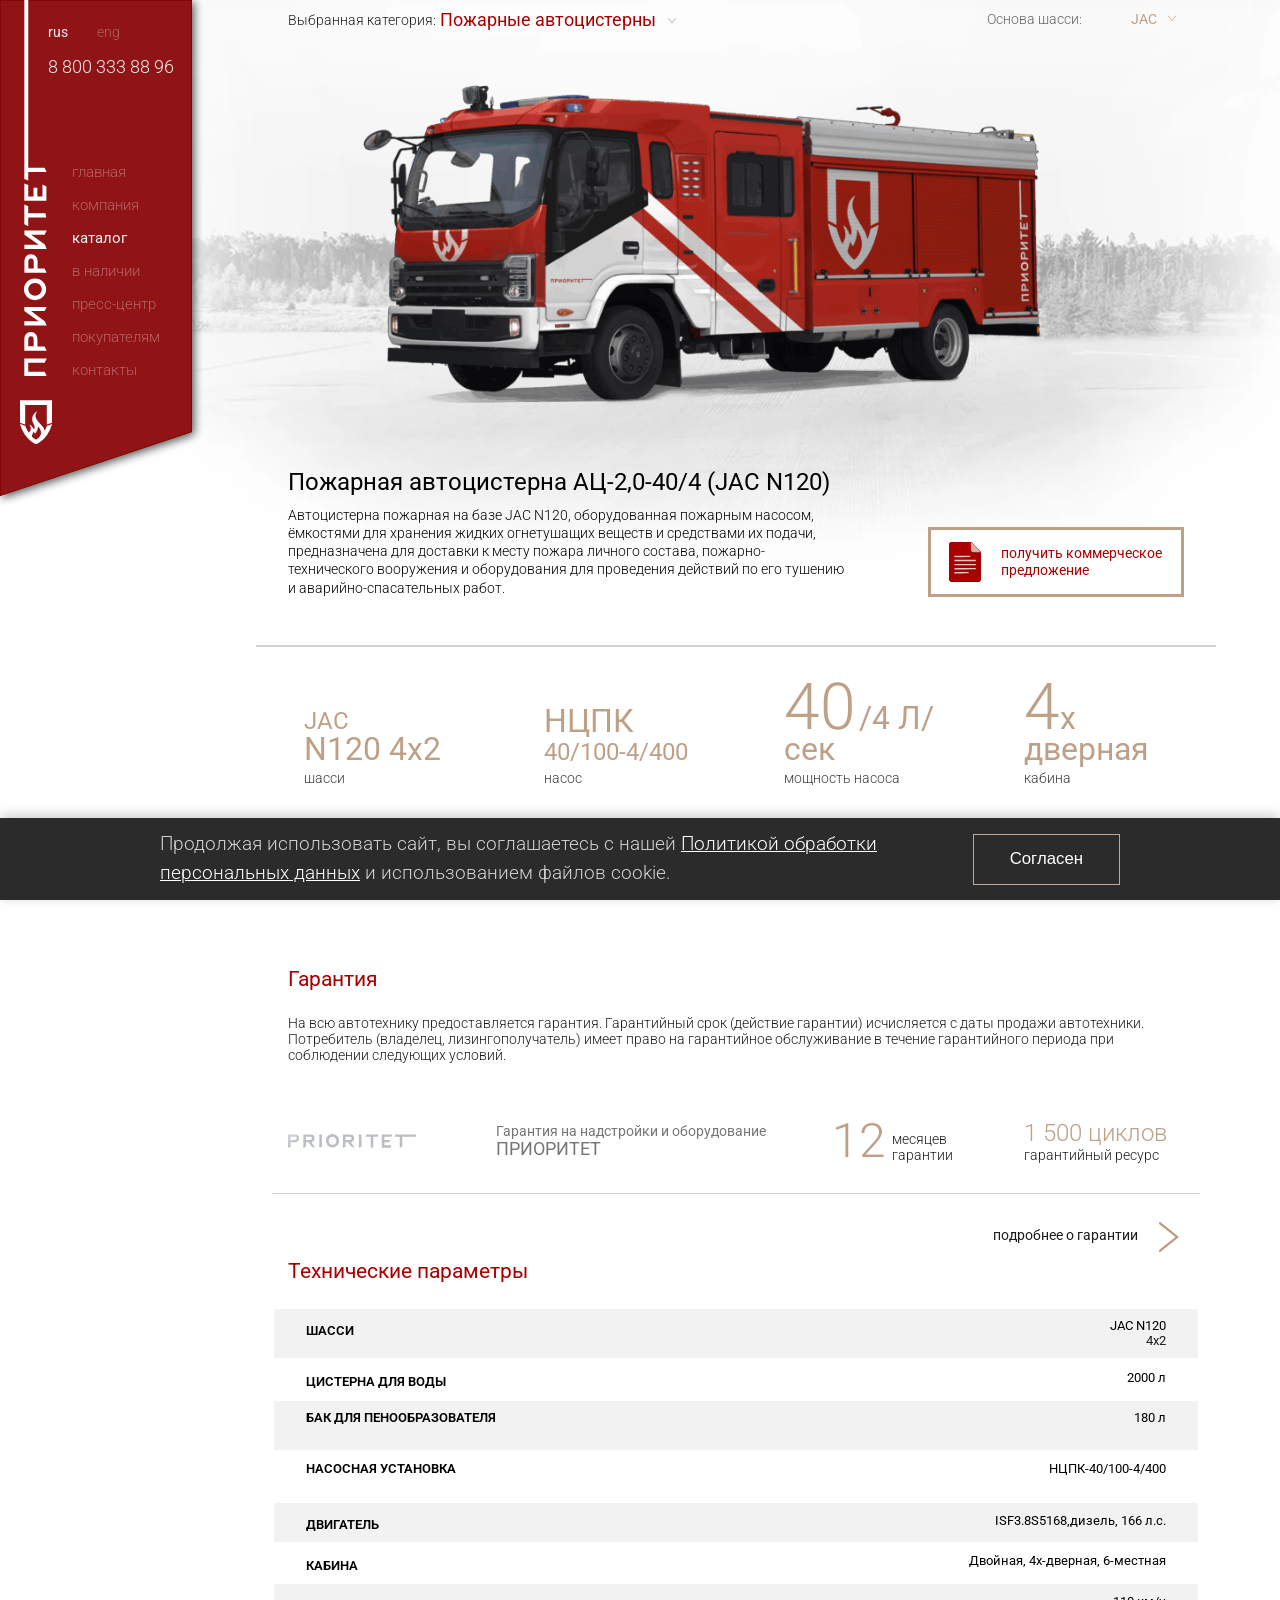
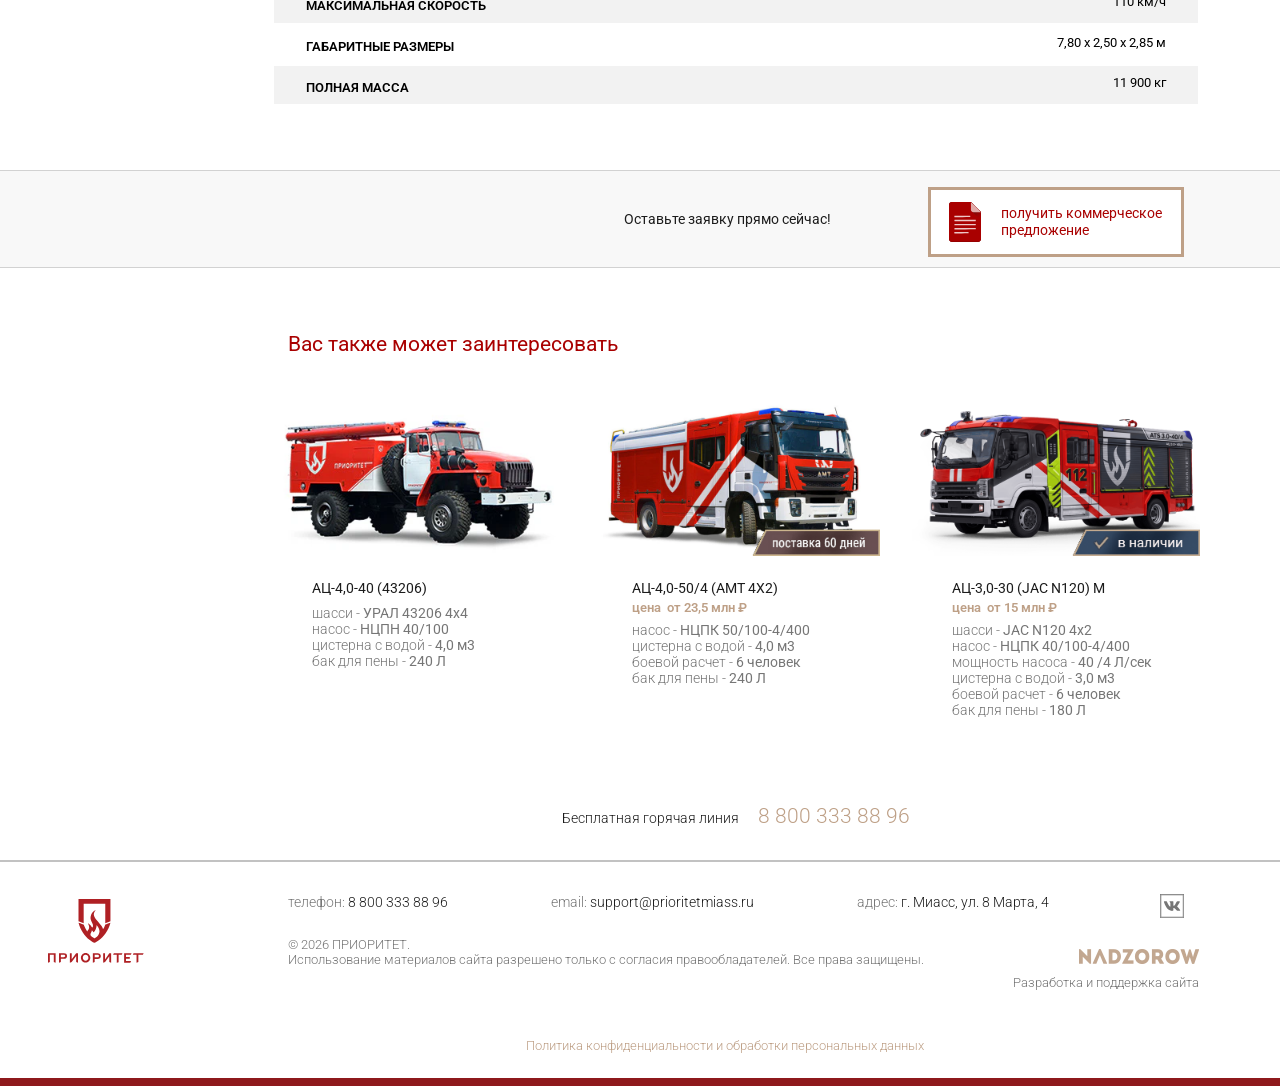
<file: catalog/ats-2-0-40-4-jac-n120/index.html>
<!DOCTYPE html>

<html lang="ru-RU" prefix="og: http://ogp.me/ns# article: http://ogp.me/ns/article#">
<head><script>window.OFFLINE_ROOT="../../";window.ym=function(){};</script><script src="../../offline-data.js"></script><script src="../../offline-runtime.js"></script>
<meta charset="utf-8"/>
<meta content="width=device-width, initial-scale=1" name="viewport"/>
<title>АЦ-2,0-40/4 (JAC N120) - ПРИОРИТЕТ</title>
<link href="index.html" rel="canonical"/>
<meta content="ru_RU" property="og:locale"/>
<meta content="article" property="og:type"/>
<meta content="АЦ-2,0-40/4 (JAC N120) - ПРИОРИТЕТ" property="og:title"/>
<meta content="Автоцистерна пожарная на базе JAC N120, оборудованная пожарным насосом, ёмкостями для хранения жидких огнетушащих веществ и средствами их подачи, предназначена для доставки к месту пожара личного состава, пожарно-технического вооружения и оборудования для проведения действий по его тушению и аварийно-спасательных работ." property="og:description"/>
<meta content="https://prioritetmiass.ru/catalog/ats-2-0-40-4-jac-n120/" property="og:url"/>
<meta content="ПРИОРИТЕТ" property="og:site_name"/>
<meta content="2026-10-25T21:08:15+00:00" property="article:modified_time"/>
<meta content="https://prioritetmiass.ru/wp-content/uploads/2025/05/az-jac-30-prev.jpg" property="og:image"/>
<meta content="720" property="og:image:width"/>
<meta content="400" property="og:image:height"/>
<meta content="image/jpeg" property="og:image:type"/>
<meta content="summary_large_image" name="twitter:card"/>
<meta content="Примерное время для чтения" name="twitter:label1"/>
<meta content="1 минута" name="twitter:data1"/>
<script class="yoast-schema-graph" type="application/ld+json">{"@context":"https:\/\/schema.org","@graph":[{"@type":"WebPage","@id":"https:\/\/prioritetmiass.ru\/catalog\/ats-2-0-40-4-jac-n120\/","url":"https:\/\/prioritetmiass.ru\/catalog\/ats-2-0-40-4-jac-n120\/","name":"АЦ-2,0-40\/4 (JAC N120) - ПРИОРИТЕТ","isPartOf":{"@id":"https:\/\/prioritetmiass.ru\/#website"},"primaryImageOfPage":{"@id":"https:\/\/prioritetmiass.ru\/catalog\/ats-2-0-40-4-jac-n120\/#primaryimage"},"image":{"@id":"https:\/\/prioritetmiass.ru\/catalog\/ats-2-0-40-4-jac-n120\/#primaryimage"},"thumbnailUrl":"https:\/\/prioritetmiass.ru\/wp-content\/uploads\/2025\/05\/az-jac-30-prev.jpg","datePublished":"2026-10-14T07:39:28+00:00","dateModified":"2026-10-25T21:08:15+00:00","breadcrumb":{"@id":"https:\/\/prioritetmiass.ru\/catalog\/ats-2-0-40-4-jac-n120\/#breadcrumb"},"inLanguage":"ru-RU","potentialAction":[{"@type":"ReadAction","target":["https:\/\/prioritetmiass.ru\/catalog\/ats-2-0-40-4-jac-n120\/"]}]},{"@type":"ImageObject","inLanguage":"ru-RU","@id":"https:\/\/prioritetmiass.ru\/catalog\/ats-2-0-40-4-jac-n120\/#primaryimage","url":"https:\/\/prioritetmiass.ru\/wp-content\/uploads\/2025\/05\/az-jac-30-prev.jpg","contentUrl":"https:\/\/prioritetmiass.ru\/wp-content\/uploads\/2025\/05\/az-jac-30-prev.jpg","width":720,"height":400},{"@type":"BreadcrumbList","@id":"https:\/\/prioritetmiass.ru\/catalog\/ats-2-0-40-4-jac-n120\/#breadcrumb","itemListElement":[{"@type":"ListItem","position":1,"name":"Главная","item":"https:\/\/prioritetmiass.ru\/"},{"@type":"ListItem","position":2,"name":"Каталог","item":"https:\/\/prioritetmiass.ru\/catalog\/"},{"@type":"ListItem","position":3,"name":"АЦ-2,0-40\/4 (JAC N120)","item":"https:\/\/prioritetmiass.ru\/catalog\/ats-2-0-40-4-jac-n120\/"}]},{"@type":"WebSite","@id":"https:\/\/prioritetmiass.ru\/#website","url":"https:\/\/prioritetmiass.ru\/","name":"ПРИОРИТЕТ","description":"Компания «Приоритет» более 20 лет является одним из крупнейших российских производителей пожарной техники с непрерывным циклом производства, расположенного на территории Челябинской области в городе Миасс.","publisher":{"@id":"https:\/\/prioritetmiass.ru\/#organization"},"inLanguage":"ru-RU"},{"@type":"Organization","@id":"https:\/\/prioritetmiass.ru\/#organization","name":"ООО \"ПРИОРИТЕТ\"","url":"https:\/\/prioritetmiass.ru\/","logo":{"@type":"ImageObject","inLanguage":"ru-RU","@id":"https:\/\/prioritetmiass.ru\/#\/schema\/logo\/image\/","url":"https:\/\/prioritetmiass.ru\/wp-content\/uploads\/2019\/11\/logo_footer.png","contentUrl":"https:\/\/prioritetmiass.ru\/wp-content\/uploads\/2019\/11\/logo_footer.png","width":120,"height":79,"caption":"ООО \"ПРИОРИТЕТ\""},"image":{"@id":"https:\/\/prioritetmiass.ru\/#\/schema\/logo\/image\/"},"telephone":"+73513289969","email":"info@prioritetmiass.ru","address":{"@type":"PostalAddress","postalCode":"456317","addressRegion":"Челябинская область","addressLocality":"Миасс","streetAddress":"улица 8 Марта, дом 4","addressCountry":"RU"},"contactPoint":[{"@type":"ContactPoint","contactType":"customer service","url":"https:\/\/prioritetmiass.ru\/contacts\/","telephone":"+73513289969","email":"info@prioritetmiass.ru","description":"ПН-ПТ: 08:15–17:30, обед 12:30–13:15 СБ, ВС: выходные","hoursAvailable":[{"@type":"OpeningHoursSpecification","dayOfWeek":["https:\/\/schema.org\/Monday","https:\/\/schema.org\/Tuesday","https:\/\/schema.org\/Wednesday","https:\/\/schema.org\/Thursday","https:\/\/schema.org\/Friday"],"opens":"08:15","closes":"12:30"},{"@type":"OpeningHoursSpecification","dayOfWeek":["https:\/\/schema.org\/Monday","https:\/\/schema.org\/Tuesday","https:\/\/schema.org\/Wednesday","https:\/\/schema.org\/Thursday","https:\/\/schema.org\/Friday"],"opens":"13:15","closes":"17:30"}]},{"@type":"ContactPoint","contactType":"customer service","telephone":"+78003338896","contactOption":"https:\/\/schema.org\/TollFree"}]}]}</script>
<link href="https://prioritetmiass.ru/wp-json/oembed/1.0/embed?url=https%3A%2F%2Fprioritetmiass.ru%2Fcatalog%2Fats-2-0-40-4-jac-n120%2F&amp;lang=ru" rel="alternate" title="oEmbed (JSON)" type="application/json+oembed"/>
<link href="https://prioritetmiass.ru/wp-json/oembed/1.0/embed?url=https%3A%2F%2Fprioritetmiass.ru%2Fcatalog%2Fats-2-0-40-4-jac-n120%2F&amp;format=xml&amp;lang=ru" rel="alternate" title="oEmbed (XML)" type="text/xml+oembed"/>
<style id="wp-img-auto-sizes-contain-inline-css">
img:is([sizes=auto i],[sizes^="auto," i]){contain-intrinsic-size:3000px 1500px}
/*# sourceURL=wp-img-auto-sizes-contain-inline-css */
</style>
<style id="wp-emoji-styles-inline-css">

	img.wp-smiley, img.emoji {
		display: inline !important;
		border: none !important;
		box-shadow: none !important;
		height: 1em !important;
		width: 1em !important;
		margin: 0 0.07em !important;
		vertical-align: -0.1em !important;
		background: none !important;
		padding: 0 !important;
	}
/*# sourceURL=wp-emoji-styles-inline-css */
</style>
<style id="wp-block-library-inline-css">
:root{--wp-block-synced-color:#7a00df;--wp-block-synced-color--rgb:122,0,223;--wp-bound-block-color:var(--wp-block-synced-color);--wp-editor-canvas-background:#ddd;--wp-admin-theme-color:#007cba;--wp-admin-theme-color--rgb:0,124,186;--wp-admin-theme-color-darker-10:#006ba1;--wp-admin-theme-color-darker-10--rgb:0,107,160.5;--wp-admin-theme-color-darker-20:#005a87;--wp-admin-theme-color-darker-20--rgb:0,90,135;--wp-admin-border-width-focus:2px}@media (min-resolution:192dpi){:root{--wp-admin-border-width-focus:1.5px}}.wp-element-button{cursor:pointer}:root .has-very-light-gray-background-color{background-color:#eee}:root .has-very-dark-gray-background-color{background-color:#313131}:root .has-very-light-gray-color{color:#eee}:root .has-very-dark-gray-color{color:#313131}:root .has-vivid-green-cyan-to-vivid-cyan-blue-gradient-background{background:linear-gradient(135deg,#00d084,#0693e3)}:root .has-purple-crush-gradient-background{background:linear-gradient(135deg,#34e2e4,#4721fb 50%,#ab1dfe)}:root .has-hazy-dawn-gradient-background{background:linear-gradient(135deg,#faaca8,#dad0ec)}:root .has-subdued-olive-gradient-background{background:linear-gradient(135deg,#fafae1,#67a671)}:root .has-atomic-cream-gradient-background{background:linear-gradient(135deg,#fdd79a,#004a59)}:root .has-nightshade-gradient-background{background:linear-gradient(135deg,#330968,#31cdcf)}:root .has-midnight-gradient-background{background:linear-gradient(135deg,#020381,#2874fc)}:root{--wp--preset--font-size--normal:16px;--wp--preset--font-size--huge:42px}.has-regular-font-size{font-size:1em}.has-larger-font-size{font-size:2.625em}.has-normal-font-size{font-size:var(--wp--preset--font-size--normal)}.has-huge-font-size{font-size:var(--wp--preset--font-size--huge)}:root .has-text-align-center{text-align:center}:root .has-text-align-left{text-align:left}:root .has-text-align-right{text-align:right}.has-fit-text{white-space:nowrap!important}#end-resizable-editor-section{display:none}.aligncenter{clear:both}.items-justified-left{justify-content:flex-start}.items-justified-center{justify-content:center}.items-justified-right{justify-content:flex-end}.items-justified-space-between{justify-content:space-between}.screen-reader-text{word-wrap:normal!important;border:0;clip-path:inset(50%);height:1px;margin:-1px;overflow:hidden;padding:0;position:absolute;width:1px;word-break:normal!important}.screen-reader-text:focus{background-color:#ddd;clip-path:none;color:#444;display:block;font-size:1em;height:auto;left:5px;line-height:normal;padding:15px 23px 14px;text-decoration:none;top:5px;width:auto;z-index:100000}html :where(.has-border-color){border-style:solid}html :where([style^=border-color],[style*=";border-color"],[style*="; border-color"]){border-style:solid}html :where([style^=border-top-color],[style*=";border-top-color"],[style*="; border-top-color"]){border-top-style:solid}html :where([style^=border-right-color],[style*=";border-right-color"],[style*="; border-right-color"]){border-right-style:solid}html :where([style^=border-bottom-color],[style*=";border-bottom-color"],[style*="; border-bottom-color"]){border-bottom-style:solid}html :where([style^=border-left-color],[style*=";border-left-color"],[style*="; border-left-color"]){border-left-style:solid}html :where([style^=border-width],[style*=";border-width"],[style*="; border-width"]){border-style:solid}html :where([style^=border-top-width],[style*=";border-top-width"],[style*="; border-top-width"]){border-top-style:solid}html :where([style^=border-right-width],[style*=";border-right-width"],[style*="; border-right-width"]){border-right-style:solid}html :where([style^=border-bottom-width],[style*=";border-bottom-width"],[style*="; border-bottom-width"]){border-bottom-style:solid}html :where([style^=border-left-width],[style*=";border-left-width"],[style*="; border-left-width"]){border-left-style:solid}html :where(img[class*=wp-image-]){height:auto;max-width:100%}:where(figure){margin:0 0 1em}html :where(.is-position-sticky){--wp-admin--admin-bar--position-offset:var(--wp-admin--admin-bar--height,0px)}@media screen and (max-width:600px){html :where(.is-position-sticky){--wp-admin--admin-bar--position-offset:0px}}
/*wp_block_styles_on_demand_placeholder:6afd92b6a99b7*/
/*# sourceURL=wp-block-library-inline-css */
</style>
<style id="classic-theme-styles-inline-css">
/*! This file is auto-generated */
.wp-block-button__link{color:#fff;background-color:#32373c;border-radius:9999px;box-shadow:none;text-decoration:none;padding:calc(.667em + 2px) calc(1.333em + 2px);font-size:1.125em}.wp-block-file__button{background:#32373c;color:#fff;text-decoration:none}
/*# sourceURL=/wp-includes/css/classic-themes.min.css */
</style>
<style id="wp-block-styles-placeholder-inline-css">
:root { --wp-internal-comment: "Placeholder for wp_hoist_late_printed_styles() to replace with the block styles printed at wp_footer." }
/*# sourceURL=wp-block-styles-placeholder-inline-css */
</style>
<style id="wp-global-styles-placeholder-inline-css">
:root { --wp-internal-comment: "Placeholder for wp_hoist_late_printed_styles() to replace with the global-styles printed at wp_footer." }
/*# sourceURL=wp-global-styles-placeholder-inline-css */
</style>
<link href="../../assets/styles-84afb80268a6.css" id="contact-form-7-css" media="all" rel="stylesheet"/>
<link href="../../assets/style-54b28ba74781.css" id="taxonomy-image-plugin-public-css" media="screen" rel="stylesheet"/>
<link href="../../assets/style-a0aa7575ba92.css" id="prioritet-style-css" media="all" rel="stylesheet"/>
<style id="prioritet-style-inline-css">
/* cyrillic-ext */
@font-face {
  font-family: 'Roboto';
  font-style: normal;
  font-weight: 300 600;
  font-stretch: 100%;
  font-display: swap;
  src: url(../../assets/roboto-cyrillic-ext-01f94d674d-f4a430c0e5a4.woff2) format('woff2');
  unicode-range: U+0460-052F, U+1C80-1C8A, U+20B4, U+2DE0-2DFF, U+A640-A69F, U+FE2E-FE2F;
}
/* cyrillic */
@font-face {
  font-family: 'Roboto';
  font-style: normal;
  font-weight: 300 600;
  font-stretch: 100%;
  font-display: swap;
  src: url(../../assets/roboto-cyrillic-481dd0c01e-d9e542178339.woff2) format('woff2');
  unicode-range: U+0301, U+0400-045F, U+0490-0491, U+04B0-04B1, U+2116;
}
/* greek-ext */
@font-face {
  font-family: 'Roboto';
  font-style: normal;
  font-weight: 300 600;
  font-stretch: 100%;
  font-display: swap;
  src: url(../../assets/roboto-greek-ext-ec7769b089-582187fecbe4.woff2) format('woff2');
  unicode-range: U+1F00-1FFF;
}
/* greek */
@font-face {
  font-family: 'Roboto';
  font-style: normal;
  font-weight: 300 600;
  font-stretch: 100%;
  font-display: swap;
  src: url(../../assets/roboto-greek-97fbf7bd0b-cac65f0a925e.woff2) format('woff2');
  unicode-range: U+0370-0377, U+037A-037F, U+0384-038A, U+038C, U+038E-03A1, U+03A3-03FF;
}
/* math */
@font-face {
  font-family: 'Roboto';
  font-style: normal;
  font-weight: 300 600;
  font-stretch: 100%;
  font-display: swap;
  src: url(../../assets/roboto-math-7cb4281a0c-d9a36052c615.woff2) format('woff2');
  unicode-range: U+0302-0303, U+0305, U+0307-0308, U+0310, U+0312, U+0315, U+031A, U+0326-0327, U+032C, U+032F-0330, U+0332-0333, U+0338, U+033A, U+0346, U+034D, U+0391-03A1, U+03A3-03A9, U+03B1-03C9, U+03D1, U+03D5-03D6, U+03F0-03F1, U+03F4-03F5, U+2016-2017, U+2034-2038, U+203C, U+2040, U+2043, U+2047, U+2050, U+2057, U+205F, U+2070-2071, U+2074-209F, U+20D0-20DC, U+20E1, U+20E5-20EF, U+2100-2112, U+2114-2115, U+2117-2121, U+2123-214F, U+2190, U+2192, U+2194-21AE, U+21B0-21E5, U+21F1-21F2, U+21F4-2211, U+2213-2214, U+2216-22FF, U+2308-230B, U+2310, U+2319, U+231C-2321, U+2336-237A, U+237C, U+2395, U+239B-23B7, U+23D0, U+23DC-23E1, U+2474-2475, U+25AF, U+25B3, U+25B7, U+25BD, U+25C1, U+25CA, U+25CC, U+25FB, U+266D-266F, U+27C0-27FF, U+2900-2AFF, U+2B0E-2B11, U+2B30-2B4C, U+2BFE, U+3030, U+FF5B, U+FF5D, U+1D400-1D7FF, U+1EE00-1EEFF;
}
/* symbols */
@font-face {
  font-family: 'Roboto';
  font-style: normal;
  font-weight: 300 600;
  font-stretch: 100%;
  font-display: swap;
  src: url(../../assets/roboto-symbols-2addf2d86d-60a261f9004b.woff2) format('woff2');
  unicode-range: U+0001-000C, U+000E-001F, U+007F-009F, U+20DD-20E0, U+20E2-20E4, U+2150-218F, U+2190, U+2192, U+2194-2199, U+21AF, U+21E6-21F0, U+21F3, U+2218-2219, U+2299, U+22C4-22C6, U+2300-243F, U+2440-244A, U+2460-24FF, U+25A0-27BF, U+2800-28FF, U+2921-2922, U+2981, U+29BF, U+29EB, U+2B00-2BFF, U+4DC0-4DFF, U+FFF9-FFFB, U+10140-1018E, U+10190-1019C, U+101A0, U+101D0-101FD, U+102E0-102FB, U+10E60-10E7E, U+1D2C0-1D2D3, U+1D2E0-1D37F, U+1F000-1F0FF, U+1F100-1F1AE, U+1F1E6-1F1FF, U+1F30D-1F30F, U+1F315, U+1F31C, U+1F31E, U+1F320-1F32C, U+1F336, U+1F378, U+1F37D, U+1F382, U+1F393-1F39F, U+1F3A7-1F3A8, U+1F3AC-1F3AF, U+1F3C2, U+1F3C4-1F3C6, U+1F3CA-1F3CE, U+1F3D4-1F3E0, U+1F3ED, U+1F3F1-1F3F3, U+1F3F5-1F3F7, U+1F408, U+1F415, U+1F41F, U+1F426, U+1F43F, U+1F441-1F442, U+1F444, U+1F446-1F449, U+1F44C-1F44E, U+1F453, U+1F46A, U+1F47D, U+1F4A3, U+1F4B0, U+1F4B3, U+1F4B9, U+1F4BB, U+1F4BF, U+1F4C8-1F4CB, U+1F4D6, U+1F4DA, U+1F4DF, U+1F4E3-1F4E6, U+1F4EA-1F4ED, U+1F4F7, U+1F4F9-1F4FB, U+1F4FD-1F4FE, U+1F503, U+1F507-1F50B, U+1F50D, U+1F512-1F513, U+1F53E-1F54A, U+1F54F-1F5FA, U+1F610, U+1F650-1F67F, U+1F687, U+1F68D, U+1F691, U+1F694, U+1F698, U+1F6AD, U+1F6B2, U+1F6B9-1F6BA, U+1F6BC, U+1F6C6-1F6CF, U+1F6D3-1F6D7, U+1F6E0-1F6EA, U+1F6F0-1F6F3, U+1F6F7-1F6FC, U+1F700-1F80B, U+1F810-1F847, U+1F850-1F859, U+1F860-1F887, U+1F890-1F8AD, U+1F8B0-1F8BB, U+1F8C0-1F8C1, U+1F8D0-1F8D8, U+1F900-1F90B, U+1F93B, U+1F946, U+1F984, U+1F996, U+1F9E9, U+1FA00-1FA6F, U+1FA70-1FA7C, U+1FA80-1FAC6, U+1FAC8, U+1FACC-1FADD, U+1FADF-1FAEB, U+1FAEF-1FAFA, U+1FB00-1FBFF;
}
/* vietnamese */
@font-face {
  font-family: 'Roboto';
  font-style: normal;
  font-weight: 300 600;
  font-stretch: 100%;
  font-display: swap;
  src: url(../../assets/roboto-vietnamese-0b60bbe04e-c9fa718d05fb.woff2) format('woff2');
  unicode-range: U+0102-0103, U+0110-0111, U+0128-0129, U+0168-0169, U+01A0-01A1, U+01AF-01B0, U+0300-0301, U+0303-0304, U+0308-0309, U+0323, U+0329, U+1EA0-1EF9, U+20AB;
}
/* latin-ext */
@font-face {
  font-family: 'Roboto';
  font-style: normal;
  font-weight: 300 600;
  font-stretch: 100%;
  font-display: swap;
  src: url(../../assets/roboto-latin-ext-cedb374b05-c6bb432dd56a.woff2) format('woff2');
  unicode-range: U+0100-02BA, U+02BD-02C5, U+02C7-02CC, U+02CE-02D7, U+02DD-02FF, U+0304, U+0308, U+0329, U+1D00-1DBF, U+1E00-1E9F, U+1EF2-1EFF, U+2020, U+20A0-20AB, U+20AD-20C4, U+2113, U+2C60-2C7F, U+A720-A7FF;
}
/* latin */
@font-face {
  font-family: 'Roboto';
  font-style: normal;
  font-weight: 300 600;
  font-stretch: 100%;
  font-display: swap;
  src: url(../../assets/roboto-latin-1404ca348b-d2f98be1dfab.woff2) format('woff2');
  unicode-range: U+0000-00FF, U+0131, U+0152-0153, U+02BB-02BC, U+02C6, U+02DA, U+02DC, U+0304, U+0308, U+0329, U+2000-206F, U+20AC, U+2122, U+2191, U+2193, U+2212, U+2215, U+FEFF, U+FFFD;
}

/*# sourceURL=prioritet-style-inline-css */
</style>
<link href="../../assets/animate-eef188c0dc11.css" id="prioritet-animate-css" media="all" rel="stylesheet"/>
<link href="../../assets/magnific-popup-88febdb47145.css" id="prioritet-magnific-popup-css" media="print" onload="this.media='all';this.onload=null" rel="stylesheet"/>
<noscript><link href="../../assets/magnific-popup-88febdb47145.css" id="prioritet-magnific-popup-css" media="all" rel="stylesheet"/>
</noscript>
<link href="../../assets/lightbox-3e2fbdf6ca98.css" id="prioritet-lightbox-css" media="print" onload="this.media='all';this.onload=null" rel="stylesheet"/>
<noscript><link href="../../assets/lightbox-3e2fbdf6ca98.css" id="prioritet-lightbox-css" media="all" rel="stylesheet"/>
</noscript>
<link href="../../assets/quote-form-9e2a336093df.css" id="prioritet-quote-form-css" media="print" onload="this.media='all';this.onload=null" rel="stylesheet"/>
<noscript><link href="../../assets/quote-form-9e2a336093df.css" id="prioritet-quote-form-css" media="all" rel="stylesheet"/>
</noscript>
<link href="../../assets/catalog-style-5f826dd3d6bb.css" id="catalog-style-css" media="all" rel="stylesheet"/>
<link href="https://prioritetmiass.ru/wp-json/" rel="https://api.w.org/"/><link href="https://prioritetmiass.ru/xmlrpc.php?rsd" rel="EditURI" title="RSD" type="application/rsd+xml"/>
<meta content="WordPress 7.1.4" name="generator"/>
<link href="../../index.html?p=5845" rel="shortlink"/>
<meta content="1.5.7" name="cdp-version"/><script type="text/javascript">window.wp_data = {"ajax_url":"https:\/\/prioritetmiass.ru\/wp-admin\/admin-ajax.php"};</script> <style>
			.goods-catalog-container {
				width: 100%;
							}
			.goods-catalog {
							}
			.goods-catalog .grid {
				width:190px
			}
			.goods-sidebar {
							}
			.goods-info {
				width: 60%			}
		</style>
<style id="wp-custom-css">
/* --- Стили для баннера 152-ФЗ (база 1rem = 40px) --- */
.fz152-banner {
    position: fixed;
    bottom: 0;
    left: 0;
    width: 100%;
    background-color: #2b2b2b;
    color: #ffffff;
    z-index: 99999;
    box-shadow: 0 -0.1rem 0.375rem rgba(0, 0, 0, 0.2); /* Тень ~4px 15px */
    padding: 0.375rem 0; /* Отступ ~15px */
    font-family: inherit; 
}

.fz152-banner-container {
    display: flex;
    justify-content: space-between;
    align-items: center;
    max-width: 30rem; /* Ширина ~1200px */
    margin: 0 auto;
    padding: 0 0.5rem; /* Отступы по бокам ~20px */
    gap: 0.5rem; /* Расстояние между текстом и кнопкой ~20px */
}

.fz152-text {
    margin: 0;
    font-size: 0.6rem; /* Размер текста ~14px */
    line-height: 1.5;
    color: #d1d1d1;
}

.fz152-text a {
    color: #ffffff;
    text-decoration: underline;
    transition: color 0.3s ease;
}

.fz152-text a:hover {
    color: #cc0000; 
    text-decoration: none;
}
.fz152-btn {
    background-color: transparent; /* Прозрачный фон */
    color: #ffffff; 
    border: 1px solid #c2a891; /* Тонкая рамка в цвет ваших ползунков */
    padding: 0.45rem 1.125rem; 
    cursor: pointer;
    border-radius: 0; /* Строгие прямые углы */
    font-weight: 400; /* Обычный шрифт вместо жирного */
    font-size: 0.525rem; 
    text-transform: none; /* Убираем принудительные заглавные буквы */
    transition: background-color 0.3s ease, color 0.3s ease;
    white-space: nowrap;
}

.fz152-btn:hover {
    background-color: #c2a891; /* При наведении кнопка заливается фирменным бежевым */
    color: #2b2b2b; /* А текст становится темным для контраста */
}

.fz152-btn:active {
    transform: scale(0.98);
}

/* Адаптивность для мобильных телефонов */
@media (max-width: 19.2rem) { /* Точка перелома ~768px */
    .fz152-banner-container {
        flex-direction: column;
        text-align: center;
        gap: 0.375rem; /* ~15px */
        padding: 0 0.375rem; /* ~15px */
    }
    .fz152-text {
        font-size: 0.3rem; /* ~12px */
    }
    .fz152-btn {
        width: 100%;
        padding: 0.3rem 0.5rem;
    }
}
</style>
<link href="../../assets/apple-icon-57x57-d3736296a676.png" rel="apple-touch-icon" sizes="57x57"/>
<link href="../../assets/apple-icon-60x60-b83f4108d9f1.png" rel="apple-touch-icon" sizes="60x60"/>
<link href="../../assets/apple-icon-72x72-85166d3e62b2.png" rel="apple-touch-icon" sizes="72x72"/>
<link href="../../assets/apple-icon-76x76-dbbb517f816b.png" rel="apple-touch-icon" sizes="76x76"/>
<link href="../../assets/apple-icon-114x114-72acafd9141e.png" rel="apple-touch-icon" sizes="114x114"/>
<link href="../../assets/apple-icon-120x120-26e14207fa6e.png" rel="apple-touch-icon" sizes="120x120"/>
<link href="../../assets/apple-icon-144x144-bb6871fe1f64.png" rel="apple-touch-icon" sizes="144x144"/>
<link href="../../assets/apple-icon-152x152-b20e6fcb581d.png" rel="apple-touch-icon" sizes="152x152"/>
<link href="../../assets/apple-icon-180x180-2b64786ee35c.png" rel="apple-touch-icon" sizes="180x180"/>
<link href="../../assets/android-icon-192x192-bfb912c037ad.png" rel="icon" sizes="192x192" type="image/png"/>
<link href="../../assets/favicon-32x32-789081e8be82.png" rel="icon" sizes="32x32" type="image/png"/>
<link href="../../assets/favicon-96x96-3ec2ce2dfd69.png" rel="icon" sizes="96x96" type="image/png"/>
<link href="../../assets/favicon-16x16-22eb07772eec.png" rel="icon" sizes="16x16" type="image/png"/>
<link href="https://prioritetmiass.ru/manifest.json" rel="manifest"/>
<meta content="#ffffff" name="msapplication-TileColor"/>
<meta content="/ms-icon-144x144.png" name="msapplication-TileImage"/>
<meta content="#ffffff" name="theme-color"/>
<meta content="9887594f7b6e04fd" name="yandex-verification"/>
<meta content="noindex, nofollow" name="robots"/><link href="../../offline-runtime.css" rel="stylesheet"/></head>
<body>
<header>
<div class="main_menu_mobile_back"></div>
<div class="main_menu">
<div class="back_image">
<svg height="620" viewbox="0 0 240 620" width="240" xmlns="http://www.w3.org/2000/svg"><defs><clippath id="v0j9a"><path d="M0 0h240v540L0 620z" fill="#fff"></path></clippath></defs><g><g><path d="M0 0h240v540L0 620z" fill="#8e1012"></path><path clip-path='url("#v0j9a")' d="M0 0v0h240v540L0 620v0z" fill="none" stroke="#7b0000" stroke-miterlimit="50" stroke-width="2"></path></g></g></svg> </div>
<a href="../../index.html">
<div class="main_menu_logo">
<svg style="enable-background:new 0 0 40 555;" version="1.1" viewbox="0 0 40 555" x="0px" xml:space="preserve" xmlns="http://www.w3.org/2000/svg" xmlns:xlink="http://www.w3.org/1999/xlink" y="0px"> <g id="Слой_7"> <g> <g> <polygon class="st0" points="0,500.4 0,528.4 6.5,530.7 6.5,506.3 33.5,506.3 33.5,530.7 40,528.4 40,500.4 "></polygon> <g> <g> <path class="st0" d="M37.8,530.9c-1,0.4-2,0.7-3,1.1c-0.3,0.1-1.1,0.2-1.2,0.5c-0.1,0.2-0.2,0.5-0.3,0.7 c-0.7,1.8-1.5,3.6-2.5,5.3c-0.3-2.5-1.9-4.4-3.4-6.2c-1.6-1.9-3.4-3.8-4.9-5.8c-1.4-1.7-2.8-3.7-3.1-5.9 c-0.4-2.6,0.9-4.4,2.4-6.4c-2.4,1.2-4.6,2.9-5.7,5.5c-0.9,2.1-1.1,4.2-0.6,6.4c0.4,1.9,2.4,5.5,2.5,6c0.3,1.4,0.6,2.9-0.3,4 c-1-0.1-1.5-1.3-2.5-2.7c-1.7-2.4-3.5-2.5-3.4-2.4c0.3,0.3,0.7,0.9,0.9,1.2c0.6,1.2,0.8,2.6,0.8,3.6c0,2-1.3,3.6-2.4,5.1 c-1.6-2.2-2.9-4.8-4-7.3c-0.1-0.3-0.2-0.7-0.4-1c-0.2-0.4-0.1-0.3-0.5-0.4c-0.6-0.2-1.2-0.4-1.8-0.6c-1.4-0.5-2.9-1-4.3-1.5 c2.1,8.5,7.1,16.4,14.1,21.7c0.8,0.6,1.7,1.2,2.5,1.7c0.9,0.6,1.9,1.3,2.9,1.6c0.8,0.2,1.8-0.4,2.5-0.8c1-0.6,2-1.2,2.9-1.9 c3.5-2.5,6.5-5.6,9-9.1c2.8-4,4.9-8.5,6-13.2C39.3,530.4,38.5,530.6,37.8,530.9z M25.2,544.7c-1.1,1.9-2.9,3.8-5,4.8 c-0.4,0.2-0.5,0.1-1-0.3c-0.3-0.2-0.7-0.5-1-0.7c-0.9-0.7-2.1-1.5-2.9-2.3c-1.6-2.1,1.7-4.3,1.2-6.8c1.1,0.9,1.6,1.5,2.2,2.6 c0.1,0.1,0.2,0.1,0.3,0c1-1.3,1.9-2.7,2.5-4.3c0.6-1.5,1.2-3.3,0.9-5C25.6,536.1,27.7,540.6,25.2,544.7z"></path> </g> </g> </g> </g> </g> <g id="Слой_6"> <g> <polygon class="st0" points="33.4,470 30.8,464.7 10.3,464.7 10.3,453.3 30.8,453.3 33.4,448.1 5.4,448.1 5.4,470 "></polygon> <path class="st0" d="M7.5,417.8L7.5,417.8c-1.4,1.6-2.1,3.8-2.1,6.5v14h27.9l-2.6-5.3h-8.9v-8.7c0-2.7-0.7-4.9-2.1-6.6 c-1.5-1.7-3.6-2.6-6.2-2.6C11,415.2,8.9,416.1,7.5,417.8z M10.3,433v-8.3c0-1.4,0.3-2.5,0.9-3.3c0.5-0.7,1.4-1,2.5-1 c1.2,0,2,0.3,2.5,1l0,0c0.6,0.8,0.9,2,0.9,3.4v8H10.3z"></path> <polygon class="st0" points="23.3,401.7 5.4,401.7 5.4,407 33.3,407 31.2,401.8 13.9,388.9 30.8,388.9 33.4,383.6 5.4,383.6 5.4,388.9 "></polygon> <path class="st0" d="M7.6,320.5L7.6,320.5c-1.4,1.6-2.1,3.8-2.1,6.5v13.9h27.8l-2.6-5.3H22v-8.5c0-2.7-0.7-4.9-2.1-6.6 c-1.5-1.7-3.6-2.6-6.2-2.6C11,318,9,318.8,7.6,320.5z M13.8,323.2c1.2,0,2,0.3,2.5,1l0,0c0.6,0.8,0.9,2,0.9,3.5v7.9h-6.8v-8.1 c0-1.4,0.3-2.5,0.9-3.3C11.8,323.6,12.6,323.2,13.8,323.2z"></path> <polygon class="st0" points="23.5,305.9 5.5,305.9 5.5,311.1 33.3,311.1 31.1,305.7 14,293.5 30.8,293.5 33.4,288.2 5.5,288.2 5.5,293.5 "></polygon> <polygon class="st0" points="10.3,282.7 10.3,272 32.9,272 31.7,266.7 10.3,266.7 10.3,257.7 5.4,255.7 5.4,280.4 "></polygon> <polygon class="st0" points="10.3,231.3 5.4,229.5 5.4,250.8 33,250.8 33,233.1 28.1,230.7 28.1,245.5 21.7,245.5 21.7,234.6 16.9,234.6 16.9,245.5 10.3,245.5 "></polygon> <polygon class="st0" points="5.4,223.9 10.3,225.5 10.3,215.1 33.3,215.1 30.7,209.8 10.3,209.8 10.3,0 5.4,0 "></polygon> <path class="st0" d="M4.9,361.7c0,7.5,6.2,13.5,13.9,13.5c7.7,0,13.9-6.1,13.9-13.5c0-7.5-6.2-13.5-13.9-13.5S4.9,354.3,4.9,361.7 z M18.8,353.7c4.7,0,8.4,3.5,8.4,8c0,4.5-3.7,8-8.4,8s-8.4-3.5-8.4-8S14.1,353.7,18.8,353.7z"></path> </g> </g> </svg>
</div>
</a>
<div class="main_menu_lang">
<a class="active blockh">rus</a><a class="blockh" href="https://prioritetmiass.ru/en/">eng</a> </div>
<div class="main_menu_phone">
<a class="dh" href="tel:88003338896">8 800 333 88 96</a>
</div>
<div class="main_menu_urls">
<div class="menu-osnovnoe-menyu-container"><ul class="menu" id="menu-osnovnoe-menyu"><li class="menu-item menu-item-type-post_type menu-item-object-page menu-item-home menu-item-948" id="menu-item-948"><a href="../../index.html">главная</a></li>
<li class="menu-item menu-item-type-post_type menu-item-object-page menu-item-85" id="menu-item-85"><a href="../../about/index.html">компания</a></li>
<li class="menu-item menu-item-type-post_type_archive menu-item-object-goods current-menu-item menu-item-72" id="menu-item-72"><a href="../index.html">каталог</a></li>
<li class="menu-item menu-item-type-post_type menu-item-object-page menu-item-40" id="menu-item-40"><a href="../../specpred/index.html">в наличии</a></li>
<li class="menu-item menu-item-type-post_type menu-item-object-page menu-item-27" id="menu-item-27"><a href="../../press-centr/index.html">пресс-центр</a></li>
<li class="menu-item menu-item-type-post_type menu-item-object-page menu-item-97" id="menu-item-97"><a href="../../customers/index.html">покупателям</a></li>
<li class="menu-item menu-item-type-post_type menu-item-object-page menu-item-44" id="menu-item-44"><a href="../../contacts/index.html">контакты</a></li>
</ul></div> </div>
</div>
<div class="mobile_top">
<div class="mobile_top_inner">
<a class="mob11" href="../../index.html">
<svg id="Слой_1" style="enable-background:new 0 0 64 96;" version="1.1" viewbox="0 0 64 96" x="0px" xml:space="preserve" xmlns="http://www.w3.org/2000/svg" xmlns:xlink="http://www.w3.org/1999/xlink" y="0px"> <g id="Слой_8"> <g> <polygon class="st0" points="64,74.6 0,96 0,0 64,0 "></polygon> <path class="st1" d="M63.5,0.5v73.7l-63,21.1V0.5H63.5 M64,0H0v96l64-21.4V0L64,0z"></path> </g> </g> <g> <g> <polygon class="st2" points="15,20 15,43.5 20.4,45.3 20.4,24.9 43.1,24.9 43.1,45.3 48.5,43.5 48.5,20 "></polygon> <g> <g> <path class="st2" d="M46.7,45.5c-0.8,0.3-1.7,0.6-2.5,0.9c-0.2,0.1-0.9,0.2-1,0.3c-0.1,0.1-0.1,0.5-0.2,0.6 c-0.6,1.5-1.3,3-2.1,4.5c-0.2-2.1-1.5-3.7-2.9-5.2c-1.4-1.6-2.9-3.2-4.1-4.8c-1.1-1.5-2.3-3.1-2.6-4.9c-0.3-2.2,0.8-3.7,2-5.3 c-2.1,1-3.9,2.4-4.7,4.6c-0.7,1.7-0.9,3.4-0.5,5.3c0.3,1.6,2,4.6,2.1,5c0.3,1.1,0.5,2.4-0.2,3.3c-0.8-0.1-1.3-1-2.1-2.3 c-1.5-2.1-3-2.1-2.9-2.1c0.2,0.2,0.6,0.8,0.7,1c0.6,1,0.7,2.2,0.7,3.1c0,1.7-1,3-2.1,4.2c-1.4-1.8-2.4-4-3.3-6.1 c-0.1-0.2-0.2-0.6-0.3-0.8c-0.2-0.3-0.1-0.2-0.5-0.3c-0.5-0.1-1-0.3-1.5-0.6c-1.1-0.5-2.4-0.8-3.6-1.3C16.7,52,21,58.6,26.8,63 c0.7,0.5,1.4,1,2.1,1.5c0.8,0.5,1.6,1,2.4,1.3c0.7,0.2,1.5-0.3,2.1-0.7c0.8-0.5,1.6-1,2.4-1.5c3-2.1,5.5-4.6,7.5-7.6 c2.3-3.3,4-7.1,5-11C47.9,45.1,47.2,45.3,46.7,45.5z M36.1,57c-0.9,1.6-2.4,3.2-4.1,4c-0.3,0.2-0.5,0-0.8-0.2 c-0.2-0.2-0.6-0.3-0.8-0.6c-0.8-0.6-1.7-1.3-2.4-2c-1.4-1.7,1.4-3.6,1-5.7c0.9,0.8,1.3,1.3,1.8,2.2c0,0.1,0.2,0.1,0.2,0 c0.9-1.1,1.6-2.2,2.2-3.6c0.5-1.3,1-2.8,0.8-4.1C36.5,49.9,38.2,53.6,36.1,57z"></path> </g> </g> </g> </g> </svg>
</a>
<a class="mob12" href="../../index.html">
<svg style="enable-background:new 0 0 72 48;" version="1.1" viewbox="0 0 72 48" x="0px" xml:space="preserve" xmlns="http://www.w3.org/2000/svg" xmlns:xlink="http://www.w3.org/1999/xlink" y="0px"> <g id="Слой_8"> <g> <polygon class="st0" points="52,48 72,0 0,0 0,48 "></polygon> <path class="st1" d="M0.5,47.6h51.1L71.4,0.4H0.5L0.5,47.6 M0,48L0,0h72L52,48H0L0,48z"></path> </g> <g> <g> <polygon class="st2" points="16,8 16,24.9 19.9,26.3 19.9,11.5 36.2,11.5 36.2,26.3 40.2,24.9 40.2,8 "></polygon> <g> <g> <path class="st2" d="M38.8,26.4c-0.6,0.2-1.2,0.4-1.8,0.7c-0.2,0.1-0.6,0.1-0.8,0.3c-0.1,0.1-0.1,0.3-0.2,0.4 c-0.4,1.1-0.9,2.2-1.5,3.2c-0.2-1.5-1.1-2.6-2.1-3.7c-1-1.2-2-2.3-3-3.5c-0.8-1.1-1.7-2.2-1.9-3.6c-0.2-1.6,0.5-2.7,1.4-3.9 c-1.5,0.8-2.8,1.8-3.4,3.3c-0.5,1.3-0.7,2.5-0.4,3.9c0.3,1.1,1.4,3.3,1.5,3.6c0.2,0.8,0.3,1.7-0.2,2.4 c-0.6-0.1-0.9-0.8-1.5-1.6C24,26.5,23,26.4,23,26.5c0.2,0.2,0.4,0.6,0.5,0.7c0.4,0.7,0.5,1.6,0.5,2.2c0,1.2-0.8,2.2-1.5,3.1 c-1-1.3-1.8-2.9-2.4-4.4c-0.1-0.2-0.1-0.4-0.2-0.6c-0.1-0.2-0.1-0.2-0.3-0.2c-0.4-0.1-0.7-0.3-1.1-0.4 c-0.9-0.3-1.7-0.6-2.6-0.9c1.3,5.1,4.3,9.9,8.5,13.1c0.5,0.4,1,0.7,1.5,1c0.6,0.3,1.1,0.8,1.8,0.9c0.5,0.1,1.1-0.2,1.5-0.5 c0.6-0.3,1.2-0.7,1.8-1.1c2.1-1.5,3.9-3.4,5.4-5.5c1.7-2.4,2.9-5.1,3.6-8C39.7,26.1,39.3,26.3,38.8,26.4z M31.2,34.8 c-0.7,1.2-1.8,2.3-3,2.9c-0.3,0.1-0.3,0-0.6-0.2c-0.2-0.1-0.4-0.3-0.6-0.4c-0.6-0.4-1.3-0.9-1.8-1.4c-1-1.3,1-2.6,0.8-4.1 c0.6,0.6,0.9,0.9,1.3,1.6c0,0.1,0.1,0.1,0.2,0c0.6-0.8,1.2-1.6,1.5-2.6c0.3-0.9,0.7-2,0.5-3C31.4,29.6,32.7,32.3,31.2,34.8z"></path> </g> </g> </g> </g> </g> </svg>
</a>
<a class="search-toggle" href="#search-popup"><svg height="21" id="Слой_1" style="enable-background:new 0 0 1024 1025;" version="1.1" viewbox="0 0 1024 1025" width="21" x="0px" xml:space="preserve" xmlns="http://www.w3.org/2000/svg" xmlns:xlink="http://www.w3.org/1999/xlink" y="0px"> <g> <g> <path d="M526.2,194.8c8.6,8.6,16.6,17.8,24.1,27.4c-2.2-2.9-4.5-5.8-6.7-8.7c14.6,19.1,26.8,39.9,36.2,62 c-1.5-3.4-2.9-6.9-4.3-10.2c9.7,23.1,16.3,47.4,19.6,72.3c-0.5-3.8-1-7.7-1.5-11.4c3.2,24.7,3.2,49.7,0,74.4 c0.5-3.8,1-7.7,1.5-11.4c-3.4,24.9-9.9,49.1-19.6,72.3c1.5-3.4,2.9-6.9,4.3-10.2c-9.4,22.1-21.5,42.9-36.2,62 c2.2-2.9,4.5-5.8,6.7-8.7c-14.9,19.3-32.3,36.6-51.5,51.5c2.9-2.2,5.8-4.5,8.7-6.7c-19.1,14.6-39.9,26.8-62,36.2 c3.4-1.5,6.9-2.9,10.2-4.3c-23.1,9.7-47.4,16.3-72.3,19.6c3.8-0.5,7.7-1,11.4-1.5c-24.7,3.2-49.7,3.2-74.4,0 c3.8,0.5,7.7,1,11.4,1.5c-24.9-3.4-49.1-9.9-72.3-19.6c3.4,1.5,6.9,2.9,10.2,4.3c-22.1-9.4-42.9-21.5-62-36.2 c2.9,2.2,5.8,4.5,8.7,6.7c-19.3-14.9-36.6-32.3-51.5-51.5c2.2,2.9,4.5,5.8,6.7,8.7c-14.6-19.1-26.8-39.9-36.2-62 c1.5,3.4,2.9,6.9,4.3,10.2c-9.7-23.1-16.3-47.4-19.6-72.3c0.5,3.8,1,7.7,1.5,11.4c-3.2-24.7-3.2-49.7,0-74.4 c-0.5,3.8-1,7.7-1.5,11.4c3.4-24.9,9.9-49.1,19.6-72.3c-1.5,3.4-2.9,6.9-4.3,10.2c9.4-22.1,21.5-42.9,36.2-62 c-2.2,2.9-4.5,5.8-6.7,8.7c14.9-19.3,32.3-36.6,51.5-51.5c-2.9,2.2-5.8,4.5-8.7,6.7c19.1-14.6,39.9-26.8,62-36.2 c-3.4,1.5-6.9,2.9-10.2,4.3c23.1-9.7,47.4-16.3,72.3-19.6c-3.8,0.5-7.7,1-11.4,1.5c24.7-3.2,49.7-3.2,74.4,0 c-3.8-0.5-7.7-1-11.4-1.5c24.9,3.4,49.1,9.9,72.3,19.6c-3.4-1.5-6.9-2.9-10.2-4.3c22.1,9.4,42.9,21.5,62,36.2 c-2.9-2.2-5.8-4.5-8.7-6.7C508.4,178.1,517.6,186.1,526.2,194.8c7.8,7.8,19.4,12.6,30.5,12.6c10.6,0,23.1-4.6,30.5-12.6 c7.5-8.2,13.1-18.9,12.6-30.5c-0.5-11.4-4.4-22.2-12.6-30.5c-46.2-45.9-107-78.7-171.4-89.5c-17.4-2.9-35-5-52.7-5.3 c-16.2-0.3-32.2,1-48.2,3.2c-16.1,2.2-31.9,5-47.5,9.6c-17,5-33.5,11.6-49.6,19c-29.7,13.8-57.1,33-81.1,55.2 c-24.5,22.6-45.8,49.7-62,78.9c-15.5,27.9-27.4,58.5-33.8,89.8s-9.1,63.8-6,95.7c3.1,32.3,9.8,63.8,22.3,93.7 c6.9,16.5,14.3,32.7,23.8,47.9c9.6,15.6,20.7,30.3,32.6,44.2c21.7,25.3,48.1,47.2,76.5,64.5c27.3,16.6,57.8,29.3,88.9,37 c62,15.3,129.8,12.7,189.8-9.9c16.8-6.4,33.4-13.6,49.1-22.5c15.7-8.9,30.2-19.5,44.4-30.7c26.3-20.8,48.8-46.5,67.3-74.4 c35.5-53.5,54-119.4,52.6-183.6c-1.5-64.5-22-129.6-60.3-181.7c-10.7-14.5-21.9-28.3-34.6-41c-7.7-7.8-19.4-12.6-30.5-12.6 c-10.6,0-23.1,4.6-30.5,12.6c-7.5,8.2-13.1,18.9-12.6,30.5C514.1,175.7,517.9,186.5,526.2,194.8z" style="fill: #999ea382"></path> </g> </g> <g> <g> <path d="M526.2,592.5c20.9,20.9,41.9,41.9,62.8,62.8c33.4,33.4,271.4,271.4,304.8,304.8c7.7,7.7,15.4,15.4,23.1,23.1 c7.8,7.8,19.4,12.6,30.5,12.6c10.6,0,23.1-4.6,30.5-12.6c7.5-8.2,13.1-18.9,12.6-30.5c-0.5-11.4-4.4-22.2-12.6-30.5 c-20.9-20.9-246.6-246.6-267.5-267.5C677,621.4,643.6,588,610.2,554.6c-7.7-7.7-15.4-15.4-23.1-23.1c-7.8-7.8-19.4-12.6-30.5-12.6 c-10.6,0-23.1,4.6-30.5,12.6c-7.5,8.2-13.1,18.9-12.6,30.5C514.1,573.5,517.9,584.2,526.2,592.5L526.2,592.5z" style="fill: #999ea382"></path> </g> </g> </svg>поиск</a>
<p class="mobile_top_text">меню    </p><button class="cmn-toggle-switch cmn-toggle-switch__htx"><span>меню</span></button>
</div>
</div>
</header>
<div class="goods-catalog-container">
<div class="goods_catalog">
<div class="catalog-inner">
<div class="color_set product_page_fixed">
<div class="container products_panel_fixed_parent">
<div class="products_panel products_panel_fixed">
<p class="panel_category txt">Выбранная категория:</p>
<h2 class="red dh">
<a class="red" href="../index.html?cat_id=18">Пожарные автоцистерны</a> <svg height="20" viewbox="0 0 30 20" width="30" xmlns="http://www.w3.org/2000/svg"><g><g><path d="M.352 1.54C.12 1.24.004 1.017.004.866c0-.23.12-.43.362-.6C.607.098.892.013 1.22.013c.483 0 .908.23 1.274.692L15.002 16.52 27.51.685c.366-.462.79-.692 1.274-.692.328 0 .612.085.854.254.24.17.362.37.362.6 0 .15-.116.375-.348.672L15.002 20z" fill="#ba9c82"></path></g></g></svg></h2>
<a class="show_product_menu_url blockh gold" href="#">JAC <svg height="20" viewbox="0 0 30 20" width="30" xmlns="http://www.w3.org/2000/svg"><g><g><path d="M.352 1.54C.12 1.24.004 1.017.004.866c0-.23.12-.43.362-.6C.607.098.892.013 1.22.013c.483 0 .908.23 1.274.692L15.002 16.52 27.51.685c.366-.462.79-.692 1.274-.692.328 0 .612.085.854.254.24.17.362.37.362.6 0 .15-.116.375-.348.672L15.002 20z" fill="#ba9c82"></path></g></g></svg></a>
<p class="show_product_menu blockh">Основа шасси:</p>
</div>
</div>
</div>
<div class="product__slider wow fadeIn" data-wow-delay="0.2s" style='background-image:url("../../assets/slide_product-1680-65aec57257c7.webp");--product-bg-mobile:image-set(url("../../assets/slide_product-768-3c45845075e2.webp") 1x,url("../../assets/slide_product-1280-44bdb812cbf0.webp") 2x);--product-bg-tablet:image-set(url("../../assets/slide_product-1280-44bdb812cbf0.webp") 1x,url("../../assets/slide_product-1680-65aec57257c7.webp") 2x);'>
<div class="slide">
<div class="container img__holder">
<div class="container_img_fix">
<img alt="Пожарная автоцистерна АЦ-2,0-40/4 (JAC N120)" class="attachment-full size-full" decoding="async" fetchpriority="high" height="683" loading="eager" sizes="(max-width: 759px) 295.17px, (max-width: 1000px) 566.72px, 53.13vw" src="../../assets/jac-30-min-png-e4fcc841e8e9.webp" srcset="../../assets/jac-30-min-png-e4fcc841e8e9.webp 1400w, ../../assets/jac-30-min-300x146-png-896e605f34d1.webp 300w, ../../assets/jac-30-min-1024x500-ad36608a09b0.png 1024w, ../../assets/jac-30-min-768x375-png-20f24e198a90.webp 768w" style="width:auto;" width="1400"/> </div>
</div>
</div>
<div class="container_holder">
<div class="container">
<div class="product_top_container">
<h1 class="product__name wow fadeInRight">Пожарная автоцистерна АЦ-2,0-40/4 (JAC N120)</h1>
<p class="product__description wow fadeInRight txt" data-wow-delay="0.2s">Автоцистерна пожарная на базе JAC N120, оборудованная пожарным насосом,
ёмкостями для хранения жидких огнетушащих веществ и средствами их подачи,
предназначена для доставки к месту пожара личного состава, пожарно-технического вооружения и оборудования для проведения действий по его тушению и аварийно-спасательных работ.</p>
</div>
<div class="guarantee_slider">
<a href="#contacts-popup">
<div class="guarantee_get_block kp">
<div>
<svg id="Слой_1" style="enable-background:new 0 0 40 50;" version="1.1" viewbox="0 0 40 50" x="0px" xml:space="preserve" xmlns="http://www.w3.org/2000/svg" xmlns:xlink="http://www.w3.org/1999/xlink" y="0px">
<g>
<path class="st0" d="M36.7,9.2c-3.1-3-6.1-6.1-9.1-9.1h-24C1.6,0.1,0,1.7,0,3.7v42.7c0,2,1.6,3.6,3.6,3.6h32.8c2,0,3.6-1.6,3.6-3.6
		V12.5C38.9,11.5,37.8,10.3,36.7,9.2z"></path>
<path class="st1" d="M36.7,9.2c-3.1-3-6.1-6.1-9.1-9.1h-24C1.6,0.1,0,1.7,0,3.7v42.4c0,2,1.6,3.6,3.6,3.6h32.8c2,0,3.6-1.6,3.6-3.6
		V12.5C38.9,11.5,37.8,10.3,36.7,9.2z"></path>
<lineargradient gradienttransform="matrix(1 0 0 1 0 -792)" gradientunits="userSpaceOnUse" id="SVGID_12_" x1="31.4635" x2="39.1982" y1="800.9838" y2="810.3148">
<stop offset="0" style="stop-color:#231F20;stop-opacity:0.5"></stop>
<stop offset="1" style="stop-color:#52160E;stop-opacity:0"></stop>
</lineargradient>
<path class="st2" d="M27.6,10.5c0.1,0.1,0.1,0.2,0.2,0.3c0.6,1.2,1.5,1.7,2.8,1.7c3,0,6,0,9,0c0.2,0,0.2,0.1,0.4,0.2
		c0,0,0,0.5,0,0.7c0,1.8,0,3.7,0,5.5c-0.1,0-2.6,0.1-3.2,0.1c-1.4,0-2.2-1-3-1.9c-1.4-1.6-2.9-3.1-4.5-4.5c-0.6-0.5-1.2-0.9-1.5-1.6
		C27.7,10.9,27.6,10.7,27.6,10.5z"></path>
<path class="st3" d="M16.7,19c-3.2,0-6.4,0-9.6,0c-0.4,0-0.4-0.3-0.4-1.2c0-0.5,0.1-0.7,0.2-0.6c0.1,0,0.1,0,0.2,0
		c6.4,0,12.8,0,19.1,0c0.2,0,0.4-0.2,0.4,0.8c0,0.8-0.1,0.9-0.4,0.9C23.1,19,19.9,19,16.7,19z"></path>
<path class="st4" d="M22,11.4c0,0.1-0.1,0.1-0.2,0.1s-0.2,0-0.1-0.1c0-0.1,0.1-0.1,0.2-0.1C21.9,11.2,22,11.3,22,11.4z"></path>
<path class="st5" d="M0.5,48.4C0.5,48.4,0.5,48.3,0.5,48.4C0.4,48.4,0.5,48.4,0.5,48.4z"></path>
<path class="st6" d="M36.3,8.9c-2.8-2.8-5.6-5.6-8.4-8.4c-0.1-0.1-0.2-0.2-0.3-0.3c0,0,0,0-0.1,0h-0.4l0,0c0.1,0,0.2,0,0.3,0.2v0.1
		c0,0.1,0,0.2,0,0.3c0,3.1,0,6.1,0,9.2c0,0.1,0,0.6,0.3,1c0.2,0.3,0.8,1.7,2.9,1.7c3,0,6,0,9,0c0.2,0,0.2,0.1,0.4,0.2v-0.1
		c0,0,0-0.1-0.1-0.1C38.7,11.3,37.5,10.1,36.3,8.9z"></path>
<path class="st3" d="M20.1,24.1c-4.3,0-8.6,0-12.8,0c-0.5,0-0.6-0.3-0.5-1.2c0-0.5,0.1-0.7,0.3-0.6c0.1,0,0.1,0,0.2,0
		c8.6,0,17.2,0,25.7,0c0.3,0,0.6-0.2,0.5,0.8c0,0.8-0.1,0.9-0.5,0.9C28.7,24.1,24.4,24.1,20.1,24.1z"></path>
<path class="st3" d="M20.1,29.2c-4.3,0-8.6,0-12.8,0c-0.5,0-0.6-0.3-0.5-1.2c0-0.5,0.1-0.7,0.3-0.6c0.1,0,0.1,0,0.2,0
		c8.6,0,17.2,0,25.7,0c0.3,0,0.6-0.2,0.5,0.8c0,0.8-0.1,0.9-0.5,0.9C28.7,29.2,24.4,29.2,20.1,29.2z"></path>
<path class="st3" d="M20.1,34.3c-4.3,0-8.6,0-12.8,0c-0.5,0-0.6-0.3-0.5-1.2c0-0.5,0.1-0.7,0.3-0.6c0.1,0,0.1,0,0.2,0
		c8.6,0,17.2,0,25.7,0c0.3,0,0.6-0.2,0.5,0.8c0,0.8-0.1,0.9-0.5,0.9C28.7,34.3,24.4,34.3,20.1,34.3z"></path>
<path class="st3" d="M15.6,39.3c-2.9,0-5.7,0-8.6,0c-0.3,0-0.4-0.3-0.4-1.2c0-0.5,0.1-0.7,0.2-0.6h0.1c5.7,0,11.5,0,17.2,0
		c0.2,0,0.4-0.2,0.4,0.8c0,0.8-0.1,0.9-0.3,0.9C21.4,39.3,18.5,39.3,15.6,39.3z"></path>
</g>
</svg>
<p class="red blockh">получить коммерческое<br/>предложение</p>
</div>
</div>
</a>
</div>
</div>
</div>
</div>
<div class="whitespace15"></div>
<div class="container wow fadeIn" data-wow-delay="0.2s">
<div class="whitespace1 grey_line"></div>
<div class="product_attr_block"><p><span style="font-size: 0.75rem; font-weight: 400">JAC</span><br/><span style="font-size: 1rem; font-weight: 400">N120 4x2</span></p>
<p class="blockh">шасси</p>
</div><div class="product_attr_block"><p><span style="font-size: 1rem; font-weight: 400">НЦПК</span><br/><span style="font-size: 0.75rem; font-weight: 400">40/100-4/400</span></p>
<p class="blockh">насос</p>
</div><div class="product_attr_block"><p><span style="font-size: 2rem">40</span> <span style="font-size: 1rem; font-weight: 400">/4 Л/сек</span></p>
<p class="blockh">мощность насоса</p>
</div><div class="product_attr_block"><p><span style="font-size: 2rem">4</span><span style="font-size: 1rem; font-weight: 400">х<br/>дверная</span></p>
<p class="blockh">кабина</p>
</div><div class="product_attr_block"><p><span style="font-size: 2rem">2,0</span> <span style="font-size: 1rem; font-weight: 400">м<sup>3</sup></span></p>
<p class="blockh">цистерна с водой</p>
</div><div class="product_attr_block"><p><span style="font-size: 2rem">6</span> <span style="font-size: 1rem; font-weight: 400">человек</span></p>
<p class="blockh">боевой расчет</p>
</div><div class="product_attr_block"><p><span style="font-size: 2rem">180</span> <span style="font-size: 1rem; font-weight: 400">Л</span></p>
<p class="blockh">бак для пены</p>
</div>
</div>
<div class="clear"></div>
<div class="whitespace2"></div>
<div class="container wow fadeIn" data-wow-delay="0.2s">
<div class="main_description">
<h2 class="red unh">Гарантия</h2>
<p class="txt dark">На всю автотехнику предоставляется гарантия. Гарантийный срок (действие гарантии) исчисляется с даты продажи автотехники. Потребитель (владелец, лизингополучатель) имеет право на гарантийное обслуживание в течение гарантийного периода при соблюдении следующих условий.</p>
</div>
</div>
<div class="whitespace05"></div>
<div class="container wow fadeIn" data-wow-delay="0.2s">
<div class="guarantee_line guarantee_line_prioritet">
<div class="guarantee_line_6">
<svg id="Слой_1" style="enable-background:new 0 0 210.9 22.8;" version="1.1" viewbox="0 0 210.9 22.8" x="0px" xml:space="preserve" xmlns="http://www.w3.org/2000/svg" xmlns:xlink="http://www.w3.org/1999/xlink" y="0px">
<style type="text/css">
	.st0{fill:url(#SVGID_1_);}
	.st1{fill:url(#SVGID_2_);}
	.st2{fill:url(#SVGID_3_);}
	.st3{fill:url(#SVGID_4_);}
	.st4{fill:url(#SVGID_5_);}
	.st5{fill:url(#SVGID_6_);}
	.st6{fill:url(#SVGID_7_);}
	.st7{fill:url(#SVGID_8_);}
	.st8{fill:url(#SVGID_9_);}
</style>
<g>
<lineargradient gradienttransform="matrix(1 0 0 -1 0 121.2898)" gradientunits="userSpaceOnUse" id="SVGID_1_" x1="8.996" x2="47.6627" y1="189.4632" y2="120.4632">
<stop offset="0" style="stop-color:#E4E6EC"></stop>
<stop offset="0.1509" style="stop-color:#E1E3E8"></stop>
<stop offset="0.3385" style="stop-color:#D6D8DD"></stop>
<stop offset="0.4282" style="stop-color:#CFD2D6"></stop>
<stop offset="0.4299" style="stop-color:#CFD2D6"></stop>
<stop offset="0.5283" style="stop-color:#D7D9DE"></stop>
<stop offset="0.6333" style="stop-color:#DADCE1"></stop>
<stop offset="0.7444" style="stop-color:#CDD0D5"></stop>
<stop offset="0.8282" style="stop-color:#C8CBD0"></stop>
<stop offset="0.836" style="stop-color:#C7CACF"></stop>
<stop offset="0.9187" style="stop-color:#BEC1C5"></stop>
<stop offset="1" style="stop-color:#BABDC2"></stop>
</lineargradient>
<polygon class="st0" points="51.6,0.5 51.6,22.7 55.9,21 55.8,0.5 	"></polygon>
<lineargradient gradienttransform="matrix(1 0 0 -1 0 121.2898)" gradientunits="userSpaceOnUse" id="SVGID_2_" x1="24.2013" x2="62.8679" y1="197.9841" y2="128.9841">
<stop offset="0" style="stop-color:#E4E6EC"></stop>
<stop offset="0.1509" style="stop-color:#E1E3E8"></stop>
<stop offset="0.3385" style="stop-color:#D6D8DD"></stop>
<stop offset="0.4282" style="stop-color:#CFD2D6"></stop>
<stop offset="0.4299" style="stop-color:#CFD2D6"></stop>
<stop offset="0.5283" style="stop-color:#D7D9DE"></stop>
<stop offset="0.6333" style="stop-color:#DADCE1"></stop>
<stop offset="0.7444" style="stop-color:#CDD0D5"></stop>
<stop offset="0.8282" style="stop-color:#C8CBD0"></stop>
<stop offset="0.836" style="stop-color:#C7CACF"></stop>
<stop offset="0.9187" style="stop-color:#BEC1C5"></stop>
<stop offset="1" style="stop-color:#BABDC2"></stop>
</lineargradient>
<path class="st1" d="M73.4,0c-6,0-10.8,5-10.8,11.1s4.8,11.1,10.8,11.1s10.8-5,10.8-11.1S79.4,0,73.4,0z M73.4,17.8
		c-3.6,0-6.4-3-6.4-6.7c0-3.8,2.8-6.7,6.4-6.7c3.6,0,6.4,3,6.4,6.7C79.8,14.9,77,17.8,73.4,17.8z"></path>
<lineargradient gradienttransform="matrix(1 0 0 -1 0 121.2898)" gradientunits="userSpaceOnUse" id="SVGID_3_" x1="-25.8221" x2="12.8445" y1="169.9516" y2="100.9516">
<stop offset="0" style="stop-color:#E4E6EC"></stop>
<stop offset="0.1509" style="stop-color:#E1E3E8"></stop>
<stop offset="0.3385" style="stop-color:#D6D8DD"></stop>
<stop offset="0.4282" style="stop-color:#CFD2D6"></stop>
<stop offset="0.4299" style="stop-color:#CFD2D6"></stop>
<stop offset="0.5283" style="stop-color:#D7D9DE"></stop>
<stop offset="0.6333" style="stop-color:#DADCE1"></stop>
<stop offset="0.7444" style="stop-color:#CDD0D5"></stop>
<stop offset="0.8282" style="stop-color:#C8CBD0"></stop>
<stop offset="0.836" style="stop-color:#C7CACF"></stop>
<stop offset="0.9187" style="stop-color:#BEC1C5"></stop>
<stop offset="1" style="stop-color:#BABDC2"></stop>
</lineargradient>
<path class="st2" d="M16.4,2.1L16.4,2.1c-1.3-1.1-3.1-1.6-5.2-1.6H0v22.3l4.2-2.1v-7.1h6.9c2.2,0,3.9-0.6,5.2-1.7
		c1.4-1.2,2.1-2.8,2.1-5C18.5,4.9,17.8,3.2,16.4,2.1z M13.4,9L13.4,9c-0.7,0.5-1.6,0.7-2.8,0.7H4.2V4.3h6.6c1.2,0,2,0.2,2.6,0.7
		c0.5,0.4,0.8,1.1,0.8,2C14.2,8,14,8.6,13.4,9z"></path>
<lineargradient gradienttransform="matrix(1 0 0 -1 0 121.2898)" gradientunits="userSpaceOnUse" id="SVGID_4_" x1="-6.5603" x2="32.1064" y1="180.7458" y2="111.7458">
<stop offset="0" style="stop-color:#E4E6EC"></stop>
<stop offset="0.1509" style="stop-color:#E1E3E8"></stop>
<stop offset="0.3385" style="stop-color:#D6D8DD"></stop>
<stop offset="0.4282" style="stop-color:#CFD2D6"></stop>
<stop offset="0.4299" style="stop-color:#CFD2D6"></stop>
<stop offset="0.5283" style="stop-color:#D7D9DE"></stop>
<stop offset="0.6333" style="stop-color:#DADCE1"></stop>
<stop offset="0.7444" style="stop-color:#CDD0D5"></stop>
<stop offset="0.8282" style="stop-color:#C8CBD0"></stop>
<stop offset="0.836" style="stop-color:#C7CACF"></stop>
<stop offset="0.9187" style="stop-color:#BEC1C5"></stop>
<stop offset="1" style="stop-color:#BABDC2"></stop>
</lineargradient>
<path class="st3" d="M38.6,13.4c1.2-0.3,2.3-0.8,3.1-1.5c1.4-1.2,2.1-2.8,2.1-5c0-2.1-0.7-3.7-2.1-4.8l0,0
		c-1.3-1.1-3.1-1.6-5.2-1.6H25.3v22.3l4.2-2.1v-7.1h4.4l4.8,7l6.2,2.1L38.6,13.4L38.6,13.4z M29.5,9.8V4.4h6.6c1.2,0,2,0.2,2.6,0.7
		c0.5,0.4,0.8,1.1,0.8,2s-0.3,1.6-0.8,2l0,0c-0.7,0.5-1.6,0.7-2.8,0.7L29.5,9.8L29.5,9.8z"></path>
<lineargradient gradienttransform="matrix(1 0 0 -1 0 121.2898)" gradientunits="userSpaceOnUse" id="SVGID_5_" x1="43.0581" x2="81.7247" y1="208.5511" y2="139.5511">
<stop offset="0" style="stop-color:#E4E6EC"></stop>
<stop offset="0.1509" style="stop-color:#E1E3E8"></stop>
<stop offset="0.3385" style="stop-color:#D6D8DD"></stop>
<stop offset="0.4282" style="stop-color:#CFD2D6"></stop>
<stop offset="0.4299" style="stop-color:#CFD2D6"></stop>
<stop offset="0.5283" style="stop-color:#D7D9DE"></stop>
<stop offset="0.6333" style="stop-color:#DADCE1"></stop>
<stop offset="0.7444" style="stop-color:#CDD0D5"></stop>
<stop offset="0.8282" style="stop-color:#C8CBD0"></stop>
<stop offset="0.836" style="stop-color:#C7CACF"></stop>
<stop offset="0.9187" style="stop-color:#BEC1C5"></stop>
<stop offset="1" style="stop-color:#BABDC2"></stop>
</lineargradient>
<path class="st4" d="M103.8,13.4c1.2-0.3,2.3-0.8,3.1-1.5c1.4-1.2,2.1-2.8,2.1-5c0-2.1-0.7-3.7-2.1-4.8l0,0
		c-1.3-1.1-3.1-1.6-5.2-1.6H90.5v22.3l4.2-2.1v-7.1h4.4l4.8,7l6.2,2.1L103.8,13.4L103.8,13.4z M94.8,9.8V4.4h6.6
		c1.2,0,2,0.2,2.6,0.7c0.5,0.4,0.8,1.1,0.8,2s-0.3,1.6-0.8,2l0,0c-0.7,0.5-1.6,0.7-2.8,0.7L94.8,9.8L94.8,9.8z"></path>
<lineargradient gradienttransform="matrix(1 0 0 -1 0 121.2898)" gradientunits="userSpaceOnUse" id="SVGID_6_" x1="58.6903" x2="97.357" y1="217.3113" y2="148.3113">
<stop offset="0" style="stop-color:#E4E6EC"></stop>
<stop offset="0.1509" style="stop-color:#E1E3E8"></stop>
<stop offset="0.3385" style="stop-color:#D6D8DD"></stop>
<stop offset="0.4282" style="stop-color:#CFD2D6"></stop>
<stop offset="0.4299" style="stop-color:#CFD2D6"></stop>
<stop offset="0.5283" style="stop-color:#D7D9DE"></stop>
<stop offset="0.6333" style="stop-color:#DADCE1"></stop>
<stop offset="0.7444" style="stop-color:#CDD0D5"></stop>
<stop offset="0.8282" style="stop-color:#C8CBD0"></stop>
<stop offset="0.836" style="stop-color:#C7CACF"></stop>
<stop offset="0.9187" style="stop-color:#BEC1C5"></stop>
<stop offset="1" style="stop-color:#BABDC2"></stop>
</lineargradient>
<polygon class="st5" points="116.9,0.5 116.9,22.7 121.2,21 121.1,0.5 	"></polygon>
<lineargradient gradienttransform="matrix(1 0 0 -1 0 121.2898)" gradientunits="userSpaceOnUse" id="SVGID_7_" x1="76.8664" x2="115.5331" y1="227.4969" y2="158.4969">
<stop offset="0" style="stop-color:#E4E6EC"></stop>
<stop offset="0.1509" style="stop-color:#E1E3E8"></stop>
<stop offset="0.3385" style="stop-color:#D6D8DD"></stop>
<stop offset="0.4282" style="stop-color:#CFD2D6"></stop>
<stop offset="0.4299" style="stop-color:#CFD2D6"></stop>
<stop offset="0.5283" style="stop-color:#D7D9DE"></stop>
<stop offset="0.6333" style="stop-color:#DADCE1"></stop>
<stop offset="0.7444" style="stop-color:#CDD0D5"></stop>
<stop offset="0.8282" style="stop-color:#C8CBD0"></stop>
<stop offset="0.836" style="stop-color:#C7CACF"></stop>
<stop offset="0.9187" style="stop-color:#BEC1C5"></stop>
<stop offset="1" style="stop-color:#BABDC2"></stop>
</lineargradient>
<polygon class="st6" points="127.7,4.3 136.3,4.3 136.3,22.4 140.5,21.5 140.5,4.3 147.7,4.3 149.3,0.5 129.6,0.5 	"></polygon>
<lineargradient gradienttransform="matrix(1 0 0 -1 0 121.2898)" gradientunits="userSpaceOnUse" id="SVGID_8_" x1="92.2939" x2="130.9605" y1="236.1422" y2="167.1422">
<stop offset="0" style="stop-color:#E4E6EC"></stop>
<stop offset="0.1509" style="stop-color:#E1E3E8"></stop>
<stop offset="0.3385" style="stop-color:#D6D8DD"></stop>
<stop offset="0.4282" style="stop-color:#CFD2D6"></stop>
<stop offset="0.4299" style="stop-color:#CFD2D6"></stop>
<stop offset="0.5283" style="stop-color:#D7D9DE"></stop>
<stop offset="0.6333" style="stop-color:#DADCE1"></stop>
<stop offset="0.7444" style="stop-color:#CDD0D5"></stop>
<stop offset="0.8282" style="stop-color:#C8CBD0"></stop>
<stop offset="0.836" style="stop-color:#C7CACF"></stop>
<stop offset="0.9187" style="stop-color:#BEC1C5"></stop>
<stop offset="1" style="stop-color:#BABDC2"></stop>
</lineargradient>
<polygon class="st7" points="170.2,4.3 171.6,0.5 154.6,0.5 154.6,22.5 168.8,22.5 170.7,18.6 158.8,18.6 158.8,13.4 167.6,13.4 
		167.6,9.6 158.8,9.6 158.8,4.3 	"></polygon>
</g>
<lineargradient gradienttransform="matrix(1 0 0 -1 0 121.2898)" gradientunits="userSpaceOnUse" id="SVGID_9_" x1="119.1152" x2="157.7817" y1="251.1725" y2="182.1725">
<stop offset="0" style="stop-color:#E4E6EC"></stop>
<stop offset="0.1509" style="stop-color:#E1E3E8"></stop>
<stop offset="0.3385" style="stop-color:#D6D8DD"></stop>
<stop offset="0.4282" style="stop-color:#CFD2D6"></stop>
<stop offset="0.4299" style="stop-color:#CFD2D6"></stop>
<stop offset="0.5283" style="stop-color:#D7D9DE"></stop>
<stop offset="0.6333" style="stop-color:#DADCE1"></stop>
<stop offset="0.7444" style="stop-color:#CDD0D5"></stop>
<stop offset="0.8282" style="stop-color:#C8CBD0"></stop>
<stop offset="0.836" style="stop-color:#C7CACF"></stop>
<stop offset="0.9187" style="stop-color:#BEC1C5"></stop>
<stop offset="1" style="stop-color:#BABDC2"></stop>
</lineargradient>
<polygon class="st8" points="177.1,0.5 175.8,4.3 184.1,4.3 184.1,22.7 188.3,20.7 188.3,4.3 211.2,4.3 212.7,0.5 "></polygon>
</svg>
</div>
<div class="guarantee_line_5">
<div class="inner_div">
<p class="txt">Гарантия на надстройки и оборудование</p>
<p class="dh">ПРИОРИТЕТ</p>
</div>
</div>
<div class="guarantee_line_6 intolines">
<div class="inner_div">
<p class="gold h">12</p>
<p class="txt">месяцев<br/>гарантии</p>
</div>
</div>
<div class="guarantee_line_6">
<div class="inner_div">
<p class="gold h">1 500 циклов</p>
<p class="txt">гарантийный ресурс</p>
</div>
</div>
<div class="grey_line"></div>
</div>
<div class="clear"></div>
</div>
<div class="whitespace1"></div>
<div class="container wow fadeIn" data-wow-delay="0.2s">
<a class="guarantee_more" href="../../customers/index.html#customers_guarantee">
<svg height="20" viewbox="0 0 30 20" width="30" xmlns="http://www.w3.org/2000/svg"><g><g><path d="M.352 1.54C.12 1.24.004 1.017.004.866c0-.23.12-.43.362-.6C.607.098.892.013 1.22.013c.483 0 .908.23 1.274.692L15.002 16.52 27.51.685c.366-.462.79-.692 1.274-.692.328 0 .612.085.854.254.24.17.362.37.362.6 0 .15-.116.375-.348.672L15.002 20z" fill="#ba9c82"></path></g></g></svg>
<p class="txt">подробнее о гарантии</p>
</a>
</div>
<div class="whitespace1"></div>
<div class="container wow fadeIn" data-wow-delay="0.2s">
<div class="guarantee_product">
<h2 class="red unh">Технические параметры</h2>
</div>
<div class="product_table">
<table>
<tbody>
<tr>
<td width="311"><span class="text-format-bold" style="font-weight: bolder;">ШАССИ</span></td>
<td width="312">JAC N120
<p>4х2</p></td>
</tr>
<tr>
<td width="311"><span class="text-format-bold" style="font-weight: bolder;">ЦИСТЕРНА ДЛЯ ВОДЫ</span></td>
<td width="312">2000 л</td>
</tr>
<tr>
<td width="311"><span class="text-format-bold" style="font-weight: bolder;">БАК ДЛЯ ПЕНООБРАЗОВАТЕЛЯ</span>
<p><span class="text-format-bold" style="font-weight: bolder;"> </span></p></td>
<td width="312">180 л</td>
</tr>
<tr>
<td width="311"><span class="text-format-bold" style="font-weight: bolder;">насосная установка</span>
<p><span class="text-format-bold" style="font-weight: bolder;"> </span></p></td>
<td width="312">НЦПК-40/100-4/400
<p> </p></td>
</tr>
<tr>
<td width="311"><span class="text-format-bold" style="font-weight: bolder;">Двигатель</span></td>
<td width="312">ISF3.8S5168,дизель, 166 л.с.</td>
</tr>
<tr>
<td width="311"><span class="text-format-bold" style="font-weight: bolder;">кабина</span></td>
<td width="312">Двойная, 4х-дверная, 6-местная</td>
</tr>
<tr>
<td width="311"><span class="text-format-bold" style="font-weight: bolder;">МАКСИМАЛЬНАЯ СКОРОСТЬ</span></td>
<td width="312">110 км/ч</td>
</tr>
<tr>
<td width="311"><span class="text-format-bold" style="font-weight: bolder;">ГАБАРИТНЫЕ РАЗМЕРЫ</span></td>
<td width="312">7,80 х 2,50 х 2,85 м</td>
</tr>
<tr>
<td width="311"><span class="text-format-bold" style="font-weight: bolder;">ПОЛНАЯ МАССА</span></td>
<td width="312">11 900 кг</td>
</tr>
</tbody>
</table>
</div>
</div>
<div class="clear"></div>
<div class="whitespace2"></div>
<div class="guarantee_get_inner guarantee_get_inner_product wow fadeIn" data-wow-delay="0.2s">
<div class="container">
<div class="guarantee_get">
<a href="#contacts-popup">
<div class="guarantee_get_block kp">
<div>
<svg id="Слой_1" style="enable-background:new 0 0 40 50;" version="1.1" viewbox="0 0 40 50" x="0px" xml:space="preserve" xmlns="http://www.w3.org/2000/svg" xmlns:xlink="http://www.w3.org/1999/xlink" y="0px">
<g>
<path class="st0" d="M36.7,9.2c-3.1-3-6.1-6.1-9.1-9.1h-24C1.6,0.1,0,1.7,0,3.7v42.7c0,2,1.6,3.6,3.6,3.6h32.8c2,0,3.6-1.6,3.6-3.6
		V12.5C38.9,11.5,37.8,10.3,36.7,9.2z"></path>
<path class="st1" d="M36.7,9.2c-3.1-3-6.1-6.1-9.1-9.1h-24C1.6,0.1,0,1.7,0,3.7v42.4c0,2,1.6,3.6,3.6,3.6h32.8c2,0,3.6-1.6,3.6-3.6
		V12.5C38.9,11.5,37.8,10.3,36.7,9.2z"></path>
<lineargradient gradienttransform="matrix(1 0 0 1 0 -792)" gradientunits="userSpaceOnUse" id="SVGID_12_" x1="31.4635" x2="39.1982" y1="800.9838" y2="810.3148">
<stop offset="0" style="stop-color:#231F20;stop-opacity:0.5"></stop>
<stop offset="1" style="stop-color:#52160E;stop-opacity:0"></stop>
</lineargradient>
<path class="st2" d="M27.6,10.5c0.1,0.1,0.1,0.2,0.2,0.3c0.6,1.2,1.5,1.7,2.8,1.7c3,0,6,0,9,0c0.2,0,0.2,0.1,0.4,0.2
		c0,0,0,0.5,0,0.7c0,1.8,0,3.7,0,5.5c-0.1,0-2.6,0.1-3.2,0.1c-1.4,0-2.2-1-3-1.9c-1.4-1.6-2.9-3.1-4.5-4.5c-0.6-0.5-1.2-0.9-1.5-1.6
		C27.7,10.9,27.6,10.7,27.6,10.5z"></path>
<path class="st3" d="M16.7,19c-3.2,0-6.4,0-9.6,0c-0.4,0-0.4-0.3-0.4-1.2c0-0.5,0.1-0.7,0.2-0.6c0.1,0,0.1,0,0.2,0
		c6.4,0,12.8,0,19.1,0c0.2,0,0.4-0.2,0.4,0.8c0,0.8-0.1,0.9-0.4,0.9C23.1,19,19.9,19,16.7,19z"></path>
<path class="st4" d="M22,11.4c0,0.1-0.1,0.1-0.2,0.1s-0.2,0-0.1-0.1c0-0.1,0.1-0.1,0.2-0.1C21.9,11.2,22,11.3,22,11.4z"></path>
<path class="st5" d="M0.5,48.4C0.5,48.4,0.5,48.3,0.5,48.4C0.4,48.4,0.5,48.4,0.5,48.4z"></path>
<path class="st6" d="M36.3,8.9c-2.8-2.8-5.6-5.6-8.4-8.4c-0.1-0.1-0.2-0.2-0.3-0.3c0,0,0,0-0.1,0h-0.4l0,0c0.1,0,0.2,0,0.3,0.2v0.1
		c0,0.1,0,0.2,0,0.3c0,3.1,0,6.1,0,9.2c0,0.1,0,0.6,0.3,1c0.2,0.3,0.8,1.7,2.9,1.7c3,0,6,0,9,0c0.2,0,0.2,0.1,0.4,0.2v-0.1
		c0,0,0-0.1-0.1-0.1C38.7,11.3,37.5,10.1,36.3,8.9z"></path>
<path class="st3" d="M20.1,24.1c-4.3,0-8.6,0-12.8,0c-0.5,0-0.6-0.3-0.5-1.2c0-0.5,0.1-0.7,0.3-0.6c0.1,0,0.1,0,0.2,0
		c8.6,0,17.2,0,25.7,0c0.3,0,0.6-0.2,0.5,0.8c0,0.8-0.1,0.9-0.5,0.9C28.7,24.1,24.4,24.1,20.1,24.1z"></path>
<path class="st3" d="M20.1,29.2c-4.3,0-8.6,0-12.8,0c-0.5,0-0.6-0.3-0.5-1.2c0-0.5,0.1-0.7,0.3-0.6c0.1,0,0.1,0,0.2,0
		c8.6,0,17.2,0,25.7,0c0.3,0,0.6-0.2,0.5,0.8c0,0.8-0.1,0.9-0.5,0.9C28.7,29.2,24.4,29.2,20.1,29.2z"></path>
<path class="st3" d="M20.1,34.3c-4.3,0-8.6,0-12.8,0c-0.5,0-0.6-0.3-0.5-1.2c0-0.5,0.1-0.7,0.3-0.6c0.1,0,0.1,0,0.2,0
		c8.6,0,17.2,0,25.7,0c0.3,0,0.6-0.2,0.5,0.8c0,0.8-0.1,0.9-0.5,0.9C28.7,34.3,24.4,34.3,20.1,34.3z"></path>
<path class="st3" d="M15.6,39.3c-2.9,0-5.7,0-8.6,0c-0.3,0-0.4-0.3-0.4-1.2c0-0.5,0.1-0.7,0.2-0.6h0.1c5.7,0,11.5,0,17.2,0
		c0.2,0,0.4-0.2,0.4,0.8c0,0.8-0.1,0.9-0.3,0.9C21.4,39.3,18.5,39.3,15.6,39.3z"></path>
</g>
</svg>
<p class="red blockh">получить коммерческое<br/>предложение</p>
</div>
</div>
</a>
<div class="guarantee_get_block_big">
<p class="dark blockh">Оставьте заявку прямо сейчас!</p>
</div>
<div class="clear"></div>
</div>
</div>
</div>
<div class="whitespace2"></div>
<div class="container wow fadeIn" data-wow-delay="0.2s">
<div class="main_products">
<h2 class="red unh">Вас также может заинтересовать</h2>
<div class="main_products_grid">
<a data-capacity="4" href="https://prioritetmiass.ru/catalog/ats-4-0-40-43206/"><div class="product">
<img decoding="async" loading="eager" src="../../assets/auto__0020_ATS-30-40-43206-kapot-jpg-0aba5c9f3e92.webp"/><h3 class="dark blockh">АЦ-4,0-40 (43206)</h3><p class="txt">шасси - <span>УРАЛ 43206 4x4</span><br/>насос - <span>НЦПН 40/100</span><br/>цистерна с водой - <span>4,0 м3</span><br/>бак для пены - <span>240 Л</span><br/></p></div></a><a data-capacity="4" href="https://prioritetmiass.ru/catalog/ats-4-0-50-4-amt-4x2/"><div class="product">
<img decoding="async" loading="eager" src="../../assets/amt-hong-prev-2-jpg-45d2a1a8ba84.webp"/><img class="new_prod" decoding="async" loading="eager" src="../../assets/postavka-60-97525fca1189.png"/><h3 class="dark blockh prod_price">АЦ-4,0-50/4 (AMT 4X2)</h3><p class="prod_price">цена  от 23,5 млн ₽</p><p class="txt">насос - <span>НЦПК 50/100-4/400</span><br/>цистерна с водой - <span>4,0 м3</span><br/>боевой расчет - <span>6 человек</span><br/>бак для пены - <span>240 Л</span><br/></p></div></a><a data-capacity="3" href="../ats-3-0-30-jac-n120-m/index.html"><div class="product">
<img decoding="async" loading="eager" src="../../assets/az-30-jac-kzn_prev_min-48d80cdaa586.png"/><img class="new_prod" decoding="async" loading="eager" src="../../assets/in-stock_tag_rus-png-63e46744321b.webp"/><h3 class="dark blockh prod_price">АЦ-3,0-30 (JAC N120) М</h3><p class="prod_price">цена  от 15 млн ₽</p><p class="txt">шасси - <span>JAC N120 4x2</span><br/>насос - <span>НЦПК 40/100-4/400</span><br/>мощность насоса - <span>40 /4 Л/сек</span><br/>цистерна с водой - <span>3,0 м3</span><br/>боевой расчет - <span>6 человек</span><br/>бак для пены - <span>180 Л</span><br/></p></div></a> </div>
</div>
</div>
<div class="goods-categories-container_fixed prod_page_switch"><div class="grid_category_item grad_new" data-cat="in_stock">
<a href="../index.html?cat_id=in_stock">
<img decoding="async" loading="eager" src="../../assets/new-auto-png-b6434fdbc7a6.webp"/>
</a>
<a class="grid_category_item_name blockh" href="../index.html?cat_id=in_stock">В наличии</a>
</div>
<div class="grid_category_item grad1" data-cat="18">
<a href="../index.html?cat_id=18">
<img decoding="async" loading="eager" src="../../assets/az-cat6-min-136b2b001351.png"/>
</a>
<a class="grid_category_item_name blockh" href="../index.html?cat_id=18">
								    Пожарные <br/>автоцистерны				</a>
</div>
<div class="grid_category_item grad1" data-cat="20">
<a href="../index.html?cat_id=20">
<img decoding="async" loading="eager" src="../../assets/combi-cat4-min-0ca329268a8d.png"/>
</a>
<a class="grid_category_item_name blockh" href="../index.html?cat_id=20">
								    Порошковое <br/>и комбинированное тушение				</a>
</div>
<div class="grid_category_item grad1" data-cat="21">
<a href="../index.html?cat_id=21">
<img decoding="async" loading="eager" src="../../assets/aps3-cat-min-a0defa966a4c.png"/>
</a>
<a class="grid_category_item_name blockh" href="../index.html?cat_id=21">
								    Автомобили <br/>пожарно-спасательные				</a>
</div>
<div class="grid_category_item grad1" data-cat="22">
<a href="../index.html?cat_id=22">
<img decoding="async" loading="eager" src="../../assets/anr-ca2-min-d594b0ce5bfb.png"/>
</a>
<a class="grid_category_item_name blockh" href="../index.html?cat_id=22">
								    Насосно-рукавные <br/>комплексы				</a>
</div>
<div class="grid_category_item grad2" data-cat="23">
<a href="../index.html?cat_id=23">
<img decoding="async" loading="eager" src="../../assets/ladder-cat-6-min-c0852cc9a1f9.png"/>
</a>
<a class="grid_category_item_name blockh" href="../index.html?cat_id=23">
								    Пожарная <br/>высотная техника				</a>
</div>
<div class="grid_category_item grad2" data-cat="24">
<a href="../index.html?cat_id=24">
<img decoding="async" loading="eager" src="../../assets/aa-cat3-min-30265393c418.png"/>
</a>
<a class="grid_category_item_name blockh" href="../index.html?cat_id=24">
								    Аэродромные <br/>пожарные автомобили				</a>
</div>
<div class="grid_category_item grad2" data-cat="26">
<a href="../index.html?cat_id=26">
<img decoding="async" loading="eager" src="../../assets/anr-cat2-min-22958db04398.png"/>
</a>
<a class="grid_category_item_name blockh" href="../index.html?cat_id=26">
								    Малые <br/>пожарные и специализированные автомобили				</a>
</div>
<div class="grid_category_item grad2" data-cat="29">
<a href="../index.html?cat_id=29">
<img decoding="async" loading="eager" src="../../assets/cistern-cat3-min-1cac079cbcda.png"/>
</a>
<a class="grid_category_item_name blockh" href="../index.html?cat_id=29">
								    Ёмкостная <br/>техника				</a>
</div>
</div><div class="chassis_type_select prod_chassis_type_select"><a href="../index.html?cat_id=18">ВСЕ</a><a href="../index.html?cat_id=18&amp;chassis_type=УРАЛ">УРАЛ</a><a href="../index.html?cat_id=18&amp;chassis_type=JAC">JAC</a><a href="../index.html?cat_id=18&amp;chassis_type=КАМАЗ">КАМАЗ</a><a href="../index.html?cat_id=18&amp;chassis_type=AMT">AMT</a><a href="../index.html?cat_id=18&amp;chassis_type=GAZ">GAZ</a><a href="../index.html?cat_id=18&amp;chassis_type=МАЗ">МАЗ</a></div>
<div class="container hide_me">
</div>
</div>
</div>
<div class="clear"></div>
</div>
<div class="whitespace2"></div>
<footer style="height: auto;">
<div class="footer_hot_phone">
<p class="dark blockh">Бесплатная горячая линия <a class="gold unh" href="tel:88003338896">8 800 333 88 96</a></p>
</div>
<div class="whitespace_line"></div>
<div class="footer_main">
<div class="footer_logo">
<a href="../../index.html">
<svg id="Слой_2_1_" style="enable-background:new 0 0 1152.6 768.5;" version="1.1" viewbox="0 0 1152.6 768.5" x="0px" xml:space="preserve" xmlns="http://www.w3.org/2000/svg" xmlns:xlink="http://www.w3.org/1999/xlink" y="0px">
<g>
<polygon class="st0" points="366.2,0 366.2,268.6 428.3,290.7 428.3,56 687.7,56 687.7,290.7 749.8,268.6 749.8,0 	"></polygon>
<path class="st0" d="M728.8,292.3c-9.7,3.5-19.5,6.9-29.2,10.4c-2.6,0.9-10.1,2.2-12,4.3c-1.3,1.5-1.9,5.1-2.6,7
    		c-6.7,17.5-14.8,34.5-24.3,50.7c-2.7-23.8-17.8-41.7-32.7-59.3c-15.7-18.5-32.3-36.2-47.4-55.2c-13.3-16.7-26.4-35.4-29.8-57
    		c-3.9-24.9,8.7-42.2,22.8-61.1c-23.2,11.9-44.3,28.2-54.6,52.8c-8.4,20.1-10.5,40-5.8,61.1c4,18.2,23,53.1,24.2,57.8
    		c3.3,13.2,5.3,27.7-2.9,38.3c-9.6-1.1-14.5-12.4-24-25.7c-16.8-23.4-33.6-24-32.8-23.2c2.7,2.8,6.7,9,8.3,11.8
    		c6,11.2,7.9,25.3,8.1,35c0.3,19.3-12,34.6-23.2,49c-15.7-21.3-28.2-45.6-37.9-70c-1.2-3-2-6.8-3.6-9.5c-2-3.4-0.9-2.7-4.7-4
    		c-5.7-1.9-11.3-4-17-6c-13.8-4.9-27.5-9.8-41.3-14.7C386.6,366,434.5,442.4,502,492.5c7.9,5.8,16,11.4,24.2,16.6
    		c8.7,5.5,18.1,12.2,28.2,15c8.1,2.2,16.8-3.8,23.6-7.6c9.6-5.4,18.8-11.5,27.8-17.8c33.9-23.7,62.6-53.3,86.2-87.2
    		c26.7-38.4,46.6-81.3,57.9-126.7C742.8,287.4,735.8,289.8,728.8,292.3z M608.1,425.1c-10.9,18.5-28.2,36.4-47.5,46.2
    		c-4.2,2.2-4.9,0.5-9.3-2.4c-3.1-2.1-6.4-4.6-9.4-6.8c-8.8-6.5-20.1-14.7-28-22.3c-15.5-20.3,16-41.2,11.9-65.2
    		c10.2,8.8,15,14.1,21.3,25.1c0.6,1,2.1,1.2,2.8,0.2c10-12.7,18.6-25.6,24.4-40.8c5.5-14.4,11.2-31.9,8.7-47.6
    		C611.2,342.4,631.5,385.2,608.1,425.1z"></path>
</g>
<g>
<polygon class="st0" points="-0.1,766.7 22,755.9 22,670.4 69.4,670.4 69.4,755.9 91.5,766.7 91.5,650.2 -0.1,650.2 	"></polygon>
<path class="st0" d="M217.7,658.7L217.7,658.7c-6.8-5.7-15.9-8.6-27.1-8.6h-58.5v116.6l22.1-10.8v-37.1h36.2
    		c11.3,0,20.5-3,27.4-8.8c7.1-6.1,10.7-14.8,10.7-26C228.4,673.2,224.8,664.7,217.7,658.7z M154.2,670.4h34.5c6,0,10.6,1.2,13.7,3.7
    		c2.7,2.2,4,5.6,4,10.5s-1.4,8.2-4.3,10.3l0,0c-3.5,2.5-8.3,3.7-14.4,3.7h-33.5V670.4z"></path>
<polygon class="st0" points="284.6,724.8 284.6,650.2 262.6,650.2 262.6,766.4 284.4,757.7 338.2,685.6 338.2,755.9 360.2,766.7 
    		360.2,650.2 338.2,650.2 	"></polygon>
<path class="st0" d="M623.4,659.1L623.4,659.1c-6.8-5.7-15.9-8.6-27.1-8.6h-57.9v116.1l22.1-10.8v-36.7h35.6
    		c11.3,0,20.5-3,27.4-8.8c7.1-6.1,10.7-14.8,10.7-26C634.1,673.5,630.5,665,623.4,659.1z M612.1,685c0,4.9-1.4,8.2-4.3,10.3l0,0
    		c-3.5,2.5-8.3,3.7-14.4,3.7h-32.9v-28.3h33.9c6,0,10.6,1.2,13.7,3.7C610.7,676.6,612.1,680.1,612.1,685z"></path>
<polygon class="st0" points="684.6,725.5 684.6,650.4 662.5,650.4 662.5,766.4 685.3,757.3 736,686 736,755.9 758.1,766.7 
    		758.1,650.4 736.1,650.4 	"></polygon>
<polygon class="st0" points="781.3,670.4 825.7,670.4 825.7,764.7 847.8,759.7 847.8,670.4 885.5,670.4 893.8,650.2 790.7,650.2 	
    		"></polygon>
<polygon class="st0" points="995.5,670.4 1003.1,650.2 914,650.2 914,765 988.1,765 998,744.7 936.1,744.7 936.1,717.9 
    		981.9,717.9 981.9,697.8 936.1,697.8 936.1,670.4 	"></polygon>
<polygon class="st0" points="1026.5,650.4 1019.5,670.6 1063,670.6 1063,766.7 1085.1,755.9 1085.1,670.6 1139,670.6 1148.5,650.4 
    			"></polygon>
<path class="st0" d="M451.5,647.9c-31.1,0-56.4,26-56.4,57.9s25.3,57.9,56.4,57.9c31.1,0,56.4-26,56.4-57.9
    		S482.6,647.9,451.5,647.9z M484.8,705.7c0,19.7-14.6,35.1-33.3,35.1s-33.3-15.4-33.3-35.1c0-19.7,14.6-35.1,33.3-35.1
    		C470.2,670.7,484.8,686.1,484.8,705.7z"></path>
</g>
</svg> </a>
</div>
<div class="container">
<div class="footer_info">
<p class="midgrey blockh">телефон: <a class="dark blockh" href="tel:88003338896">8 800 333 88 96</a></p>
<p class="midgrey blockh">email: <a class="dark blockh" href="mailto:support@prioritetmiass.ru">support@prioritetmiass.ru</a></p>
<p class="midgrey blockh">адрес: <span class="dark blockh">г. Миасс, ул. 8 Марта, 4</span></p>
<div class="footer_social">
<a href="https://vk.com/public187358287" rel="nofollow noopener" target="_blank"><svg id="Слой_1" style="enable-background:new 0 0 40 40;" version="1.1" viewbox="0 0 40 40" x="0px" xml:space="preserve" xmlns="http://www.w3.org/2000/svg" xmlns:xlink="http://www.w3.org/1999/xlink" y="0px">
<g>
<path d="M22.3,16c0,1,0,2,0,2.9c0,0.3,0.1,0.7,0.3,0.8c0.2,0.1,0.6,0,0.8-0.2c0.7-0.7,1.4-1.4,1.9-2.2c0.9-1.4,1.7-2.9,2.4-4.4
		c0.3-0.6,0.8-1,1.5-1c0.9,0,1.8,0,2.8,0c0.2,0,0.3,0,0.5,0.1c0.4,0.1,0.6,0.4,0.5,0.8c-0.1,0.4-0.2,0.9-0.4,1.3
		c-1,1.7-2,3.4-3.1,5.1c-0.1,0.1-0.2,0.3-0.3,0.4c-0.7,1.1-0.7,1.2,0.2,2.2c1.1,1.2,2.1,2.3,3.2,3.5c0.4,0.4,0.6,0.9,0.9,1.4
		c0.4,0.8,0,1.4-0.9,1.4c-1,0-2.1,0-3.1,0c-0.6,0-1-0.3-1.4-0.7c-0.7-0.7-1.3-1.4-2-2.1c-0.6-0.6-1.4-1.1-2.1-1.7
		c-0.2-0.2-0.5-0.3-0.8-0.3c-0.6-0.1-0.9,0.1-0.9,0.8c0,0.9,0,1.8,0,2.7s-0.2,1.2-1.1,1.3c-2.5,0.3-4.6-0.5-6.6-1.9
		c-1.6-1.1-2.9-2.7-4-4.3c-1.7-2.5-3.1-5.1-3.9-8c-0.1-0.3-0.1-0.6-0.2-0.9c0-0.5,0.2-0.7,0.7-0.8s1-0.1,1.5-0.1s1,0,1.5,0
		c1,0,1.2,0.2,1.6,1.1c0.5,1.2,0.9,2.5,1.6,3.6c0.6,1.2,1.3,2.2,2.1,3.3c0.2,0.3,0.6,0.6,0.9,0.9c0.5,0.3,0.9,0.2,0.9-0.4
		c0-1.8,0-3.6,0-5.4c0-0.7-0.7-1.2-1.1-1.8c-0.2-0.3-0.5-0.6-0.3-0.9c0.2-0.4,0.6-0.4,0.9-0.4c1.4,0,3,0,4.4,0
		c0.9,0,1.1,0.2,1.1,1.1C22.3,14,22.3,15,22.3,16z"></path>
</g>
<g>
<path d="M40,40H0V0h40V40z M1.1,39H39V1.1H1.1V39z"></path>
</g>
<g>
<path d="M39,39H1.1V1.1H39V39z M2.1,38H38V2.1H2.1V38z"></path>
</g>
</svg>
</a>
</div>
</div>
<div class="footer_info2">
<p class="copytag midgrey">© 2026  ПРИОРИТЕТ.<br/>Использование материалов сайта разрешено только с  согласия правообладателей. Все права защищены.<br/><a href="https://prioritetmiass.ru/privacy-policy/" style="margin-top: 2.2rem; font-size: 0.4rem; text-decoration: none; color: #bea087; margin-bottom: 0.8rem;" target="_blank">Политика конфиденциальности и обработки персональных данных</a></p>
<div style="display: inline-grid; float: right; margin-right: -15px; text-align: right;">
<a href="http://nadzorow.com" rel="nofollow noopener" target="_blank"><img loading="eager" src="../../assets/nadzorow-png-84eaedb862f6.webp"/></a>
<p class="nadzorow copytag midgrey" style="width: 100%;">Разработка и поддержка сайта</p>
</div>
<div class="clear"></div>
</div>
</div>
</div>
</footer>
<div aria-labelledby="quote-form-title" aria-modal="true" class="white-popup mfp-hide" id="contacts-popup" role="dialog">
<div class="wpcf7 no-js" data-wpcf7-id="83" dir="ltr" id="wpcf7-f83-o1" lang="ru-RU">
<div class="screen-reader-response"><p aria-atomic="true" aria-live="polite" role="status"></p> <ul></ul></div>
<form action="#" aria-label="Контактная форма" class="wpcf7-form init" data-status="init" enctype="multipart/form-data" method="post" novalidate="novalidate">
<fieldset class="hidden-fields-container"><input name="_wpcf7" type="hidden" value="83"/><input name="_wpcf7_version" type="hidden" value="6.2.4.1"/><input name="_wpcf7_locale" type="hidden" value="ru_RU"/><input name="_wpcf7_unit_tag" type="hidden" value="wpcf7-f83-o1"/><input name="_wpcf7_container_post" type="hidden" value="0"/><input name="_wpcf7_posted_data_hash" type="hidden" value=""/>
</fieldset>
<div class="quote-form">
<div class="quote-form__intro">
<h2 class="quote-form__title" id="quote-form-title">Получить коммерческое предложение
		</h2>
<p class="quote-form__description">Оставьте контакты и детали запроса.
		</p>
<div class="quote-form__metadata">
<p><span class="wpcf7-form-control-wrap" data-name="contact_form_1"><input aria-invalid="false" aria-required="true" class="wpcf7-form-control wpcf7-text wpcf7-validates-as-required" maxlength="400" name="contact_form_1" readonly="readonly" size="40" type="text" value="Получить коммерческое предложение"/></span><span class="wpcf7-form-control-wrap" data-name="contact_form_2"><input aria-invalid="false" aria-required="true" class="wpcf7-form-control wpcf7-text wpcf7-validates-as-required" maxlength="400" name="contact_form_2" readonly="readonly" size="40" type="text" value="Общий запрос"/></span>
</p>
</div>
<p class="quote-form__context">Общий запрос
		</p>
</div>
<div class="quote-form__grid">
<p><label class="quote-form__field"><span class="quote-form__label">Ваше имя <span aria-hidden="true" class="quote-form__required">*</span></span><span class="wpcf7-form-control-wrap" data-name="your-name"><input aria-invalid="false" aria-required="true" autocomplete="name" class="wpcf7-form-control wpcf7-text wpcf7-validates-as-required" maxlength="400" name="your-name" size="40" type="text" value=""/></span></label><br/>
<label class="quote-form__field"><span class="quote-form__label">Телефон <span aria-hidden="true" class="quote-form__required">*</span></span><span class="wpcf7-form-control-wrap" data-name="tel-63"><input aria-invalid="false" aria-required="true" autocomplete="tel" class="wpcf7-form-control wpcf7-tel wpcf7-validates-as-required wpcf7-text wpcf7-validates-as-tel" maxlength="400" name="tel-63" size="40" type="tel" value=""/></span></label><br/>
<label class="quote-form__field quote-form__wide"><span class="quote-form__label">Электронная почта <span class="quote-form__optional">— необязательно</span></span><span class="wpcf7-form-control-wrap" data-name="your-email"><input aria-invalid="false" autocomplete="email" class="wpcf7-form-control wpcf7-email wpcf7-text wpcf7-validates-as-email" maxlength="400" name="your-email" size="40" type="email" value=""/></span></label><br/>
<label class="quote-form__field quote-form__wide"><span class="quote-form__label">Сообщение <span class="quote-form__optional">— необязательно</span></span><span class="wpcf7-form-control-wrap" data-name="your-message"><textarea aria-invalid="false" class="wpcf7-form-control wpcf7-textarea" cols="40" maxlength="2000" name="your-message" placeholder="Уточните комплектацию, количество техники или другие пожелания" rows="3"></textarea></span></label>
</p>
</div>
<div class="quote-form__attachment">
<p><label class="quote-form__file"><svg aria-hidden="true" fill="none" viewbox="0 0 24 24"><path d="m8 12 6-6a3 3 0 0 1 4 4l-8 8a5 5 0 0 1-7-7l8-8" stroke="currentColor" stroke-linecap="round" stroke-linejoin="round" stroke-width="1.5"></path></svg><span class="quote-form__file-copy"><span class="quote-form__file-title">Прикрепить файл</span><span aria-live="polite" class="quote-form__filename" data-empty="Файл не выбран">Файл не выбран</span></span><span class="wpcf7-form-control-wrap" data-name="file-831"><input accept="audio/*,video/*,image/*" aria-invalid="false" class="wpcf7-form-control wpcf7-file" name="file-831" size="40" type="file"/></span></label>
</p>
<p class="quote-form__file-hint">Изображения, аудио или видео до 1 МБ — необязательно
		</p>
</div>
<div class="quote-form__footer">
<div class="quote-form__consent">
<p><span class="wpcf7-form-control-wrap" data-name="acceptance-894"><span class="wpcf7-form-control wpcf7-acceptance"><span class="wpcf7-list-item"><label><input aria-invalid="false" name="acceptance-894" type="checkbox" value="1"/><span class="wpcf7-list-item-label">Я согласен с <a href="https://prioritetmiass.ru/privacy-policy/" rel="noopener" target="_blank">политикой конфиденциальности</a></span></label></span></span></span>
</p>
</div>
<div class="quote-form__actions">
<p><input class="wpcf7-form-control wpcf7-submit has-spinner quote-form__submit" type="submit" value="Отправить запрос"/>
</p>
</div>
</div>
</div><div aria-hidden="true" class="wpcf7-response-output"></div>
</form>
</div>
</div>
<div class="white-popup mfp-hide" id="search-popup">
<form action="#" class="search-form" method="get" role="search">
<label>
<svg height="21" id="Слой_1" style="enable-background:new 0 0 1024 1025;" version="1.1" viewbox="0 0 1024 1025" width="21" x="0px" xml:space="preserve" xmlns="http://www.w3.org/2000/svg" xmlns:xlink="http://www.w3.org/1999/xlink" y="0px"> <g> <g> <path d="M526.2,194.8c8.6,8.6,16.6,17.8,24.1,27.4c-2.2-2.9-4.5-5.8-6.7-8.7c14.6,19.1,26.8,39.9,36.2,62 c-1.5-3.4-2.9-6.9-4.3-10.2c9.7,23.1,16.3,47.4,19.6,72.3c-0.5-3.8-1-7.7-1.5-11.4c3.2,24.7,3.2,49.7,0,74.4 c0.5-3.8,1-7.7,1.5-11.4c-3.4,24.9-9.9,49.1-19.6,72.3c1.5-3.4,2.9-6.9,4.3-10.2c-9.4,22.1-21.5,42.9-36.2,62 c2.2-2.9,4.5-5.8,6.7-8.7c-14.9,19.3-32.3,36.6-51.5,51.5c2.9-2.2,5.8-4.5,8.7-6.7c-19.1,14.6-39.9,26.8-62,36.2 c3.4-1.5,6.9-2.9,10.2-4.3c-23.1,9.7-47.4,16.3-72.3,19.6c3.8-0.5,7.7-1,11.4-1.5c-24.7,3.2-49.7,3.2-74.4,0 c3.8,0.5,7.7,1,11.4,1.5c-24.9-3.4-49.1-9.9-72.3-19.6c3.4,1.5,6.9,2.9,10.2,4.3c-22.1-9.4-42.9-21.5-62-36.2 c2.9,2.2,5.8,4.5,8.7,6.7c-19.3-14.9-36.6-32.3-51.5-51.5c2.2,2.9,4.5,5.8,6.7,8.7c-14.6-19.1-26.8-39.9-36.2-62 c1.5,3.4,2.9,6.9,4.3,10.2c-9.7-23.1-16.3-47.4-19.6-72.3c0.5,3.8,1,7.7,1.5,11.4c-3.2-24.7-3.2-49.7,0-74.4 c-0.5,3.8-1,7.7-1.5,11.4c3.4-24.9,9.9-49.1,19.6-72.3c-1.5,3.4-2.9,6.9-4.3,10.2c9.4-22.1,21.5-42.9,36.2-62 c-2.2,2.9-4.5,5.8-6.7,8.7c14.9-19.3,32.3-36.6,51.5-51.5c-2.9,2.2-5.8,4.5-8.7,6.7c19.1-14.6,39.9-26.8,62-36.2 c-3.4,1.5-6.9,2.9-10.2,4.3c23.1-9.7,47.4-16.3,72.3-19.6c-3.8,0.5-7.7,1-11.4,1.5c24.7-3.2,49.7-3.2,74.4,0 c-3.8-0.5-7.7-1-11.4-1.5c24.9,3.4,49.1,9.9,72.3,19.6c-3.4-1.5-6.9-2.9-10.2-4.3c22.1,9.4,42.9,21.5,62,36.2 c-2.9-2.2-5.8-4.5-8.7-6.7C508.4,178.1,517.6,186.1,526.2,194.8c7.8,7.8,19.4,12.6,30.5,12.6c10.6,0,23.1-4.6,30.5-12.6 c7.5-8.2,13.1-18.9,12.6-30.5c-0.5-11.4-4.4-22.2-12.6-30.5c-46.2-45.9-107-78.7-171.4-89.5c-17.4-2.9-35-5-52.7-5.3 c-16.2-0.3-32.2,1-48.2,3.2c-16.1,2.2-31.9,5-47.5,9.6c-17,5-33.5,11.6-49.6,19c-29.7,13.8-57.1,33-81.1,55.2 c-24.5,22.6-45.8,49.7-62,78.9c-15.5,27.9-27.4,58.5-33.8,89.8s-9.1,63.8-6,95.7c3.1,32.3,9.8,63.8,22.3,93.7 c6.9,16.5,14.3,32.7,23.8,47.9c9.6,15.6,20.7,30.3,32.6,44.2c21.7,25.3,48.1,47.2,76.5,64.5c27.3,16.6,57.8,29.3,88.9,37 c62,15.3,129.8,12.7,189.8-9.9c16.8-6.4,33.4-13.6,49.1-22.5c15.7-8.9,30.2-19.5,44.4-30.7c26.3-20.8,48.8-46.5,67.3-74.4 c35.5-53.5,54-119.4,52.6-183.6c-1.5-64.5-22-129.6-60.3-181.7c-10.7-14.5-21.9-28.3-34.6-41c-7.7-7.8-19.4-12.6-30.5-12.6 c-10.6,0-23.1,4.6-30.5,12.6c-7.5,8.2-13.1,18.9-12.6,30.5C514.1,175.7,517.9,186.5,526.2,194.8z" style="fill: #999ea382"></path> </g> </g> <g> <g> <path d="M526.2,592.5c20.9,20.9,41.9,41.9,62.8,62.8c33.4,33.4,271.4,271.4,304.8,304.8c7.7,7.7,15.4,15.4,23.1,23.1 c7.8,7.8,19.4,12.6,30.5,12.6c10.6,0,23.1-4.6,30.5-12.6c7.5-8.2,13.1-18.9,12.6-30.5c-0.5-11.4-4.4-22.2-12.6-30.5 c-20.9-20.9-246.6-246.6-267.5-267.5C677,621.4,643.6,588,610.2,554.6c-7.7-7.7-15.4-15.4-23.1-23.1c-7.8-7.8-19.4-12.6-30.5-12.6 c-10.6,0-23.1,4.6-30.5,12.6c-7.5,8.2-13.1,18.9-12.6,30.5C514.1,573.5,517.9,584.2,526.2,592.5L526.2,592.5z" style="fill: #999ea382"></path> </g> </g> </svg> <input class="search-field" name="s" placeholder="поиск" title="поиск" type="search" value=""/>
</label>
</form></div>
<div class="search-line">
<a class="search-toggle" href="#search-popup"><svg height="21" id="Слой_1" style="enable-background:new 0 0 1024 1025;" version="1.1" viewbox="0 0 1024 1025" width="21" x="0px" xml:space="preserve" xmlns="http://www.w3.org/2000/svg" xmlns:xlink="http://www.w3.org/1999/xlink" y="0px"> <g> <g> <path d="M526.2,194.8c8.6,8.6,16.6,17.8,24.1,27.4c-2.2-2.9-4.5-5.8-6.7-8.7c14.6,19.1,26.8,39.9,36.2,62 c-1.5-3.4-2.9-6.9-4.3-10.2c9.7,23.1,16.3,47.4,19.6,72.3c-0.5-3.8-1-7.7-1.5-11.4c3.2,24.7,3.2,49.7,0,74.4 c0.5-3.8,1-7.7,1.5-11.4c-3.4,24.9-9.9,49.1-19.6,72.3c1.5-3.4,2.9-6.9,4.3-10.2c-9.4,22.1-21.5,42.9-36.2,62 c2.2-2.9,4.5-5.8,6.7-8.7c-14.9,19.3-32.3,36.6-51.5,51.5c2.9-2.2,5.8-4.5,8.7-6.7c-19.1,14.6-39.9,26.8-62,36.2 c3.4-1.5,6.9-2.9,10.2-4.3c-23.1,9.7-47.4,16.3-72.3,19.6c3.8-0.5,7.7-1,11.4-1.5c-24.7,3.2-49.7,3.2-74.4,0 c3.8,0.5,7.7,1,11.4,1.5c-24.9-3.4-49.1-9.9-72.3-19.6c3.4,1.5,6.9,2.9,10.2,4.3c-22.1-9.4-42.9-21.5-62-36.2 c2.9,2.2,5.8,4.5,8.7,6.7c-19.3-14.9-36.6-32.3-51.5-51.5c2.2,2.9,4.5,5.8,6.7,8.7c-14.6-19.1-26.8-39.9-36.2-62 c1.5,3.4,2.9,6.9,4.3,10.2c-9.7-23.1-16.3-47.4-19.6-72.3c0.5,3.8,1,7.7,1.5,11.4c-3.2-24.7-3.2-49.7,0-74.4 c-0.5,3.8-1,7.7-1.5,11.4c3.4-24.9,9.9-49.1,19.6-72.3c-1.5,3.4-2.9,6.9-4.3,10.2c9.4-22.1,21.5-42.9,36.2-62 c-2.2,2.9-4.5,5.8-6.7,8.7c14.9-19.3,32.3-36.6,51.5-51.5c-2.9,2.2-5.8,4.5-8.7,6.7c19.1-14.6,39.9-26.8,62-36.2 c-3.4,1.5-6.9,2.9-10.2,4.3c23.1-9.7,47.4-16.3,72.3-19.6c-3.8,0.5-7.7,1-11.4,1.5c24.7-3.2,49.7-3.2,74.4,0 c-3.8-0.5-7.7-1-11.4-1.5c24.9,3.4,49.1,9.9,72.3,19.6c-3.4-1.5-6.9-2.9-10.2-4.3c22.1,9.4,42.9,21.5,62,36.2 c-2.9-2.2-5.8-4.5-8.7-6.7C508.4,178.1,517.6,186.1,526.2,194.8c7.8,7.8,19.4,12.6,30.5,12.6c10.6,0,23.1-4.6,30.5-12.6 c7.5-8.2,13.1-18.9,12.6-30.5c-0.5-11.4-4.4-22.2-12.6-30.5c-46.2-45.9-107-78.7-171.4-89.5c-17.4-2.9-35-5-52.7-5.3 c-16.2-0.3-32.2,1-48.2,3.2c-16.1,2.2-31.9,5-47.5,9.6c-17,5-33.5,11.6-49.6,19c-29.7,13.8-57.1,33-81.1,55.2 c-24.5,22.6-45.8,49.7-62,78.9c-15.5,27.9-27.4,58.5-33.8,89.8s-9.1,63.8-6,95.7c3.1,32.3,9.8,63.8,22.3,93.7 c6.9,16.5,14.3,32.7,23.8,47.9c9.6,15.6,20.7,30.3,32.6,44.2c21.7,25.3,48.1,47.2,76.5,64.5c27.3,16.6,57.8,29.3,88.9,37 c62,15.3,129.8,12.7,189.8-9.9c16.8-6.4,33.4-13.6,49.1-22.5c15.7-8.9,30.2-19.5,44.4-30.7c26.3-20.8,48.8-46.5,67.3-74.4 c35.5-53.5,54-119.4,52.6-183.6c-1.5-64.5-22-129.6-60.3-181.7c-10.7-14.5-21.9-28.3-34.6-41c-7.7-7.8-19.4-12.6-30.5-12.6 c-10.6,0-23.1,4.6-30.5,12.6c-7.5,8.2-13.1,18.9-12.6,30.5C514.1,175.7,517.9,186.5,526.2,194.8z" style="fill: #999ea382"></path> </g> </g> <g> <g> <path d="M526.2,592.5c20.9,20.9,41.9,41.9,62.8,62.8c33.4,33.4,271.4,271.4,304.8,304.8c7.7,7.7,15.4,15.4,23.1,23.1 c7.8,7.8,19.4,12.6,30.5,12.6c10.6,0,23.1-4.6,30.5-12.6c7.5-8.2,13.1-18.9,12.6-30.5c-0.5-11.4-4.4-22.2-12.6-30.5 c-20.9-20.9-246.6-246.6-267.5-267.5C677,621.4,643.6,588,610.2,554.6c-7.7-7.7-15.4-15.4-23.1-23.1c-7.8-7.8-19.4-12.6-30.5-12.6 c-10.6,0-23.1,4.6-30.5,12.6c-7.5,8.2-13.1,18.9-12.6,30.5C514.1,573.5,517.9,584.2,526.2,592.5L526.2,592.5z" style="fill: #999ea382"></path> </g> </g> </svg>поиск</a>
</div>
<div class="fz152-banner" id="fz152-cookie-banner">
<div class="fz152-banner-container">
<div class="fz152-text">
                    Продолжая использовать сайт, вы соглашаетесь с нашей 
                    <a href="https://prioritetmiass.ru/privacy-policy/" target="_blank">Политикой обработки персональных данных</a> 
                    и использованием файлов cookie.
                </div>
<button class="fz152-btn" id="fz152-accept-btn">Согласен</button>
</div>
</div>
<script>
            // JS скрипт для скрытия баннера и записи cookie на 1 год
            document.getElementById('fz152-accept-btn').addEventListener('click', function() {
                var date = new Date();
                date.setTime(date.getTime() + (365 * 24 * 60 * 60 * 1000)); 
                document.cookie = "fz152_accepted=true; expires=" + date.toUTCString() + "; path=/";
                document.getElementById('fz152-cookie-banner').style.display = 'none';
            });
        </script>
<script id="wp-hooks-js" src="../../assets/hooks-min-2c4474358008.js"></script>
<script id="wp-i18n-js" src="../../assets/i18n-min-c2e2db221981.js"></script>
<script id="jquery-core-js" src="../../assets/jquery-min-cfa5d97c15a6.js"></script><script src="../../assets/jquery-ui-min-f3dd39f80361.js"></script><script src="../../offline-ajax.js"></script>
<script id="jquery-migrate-js" src="../../assets/jquery-migrate-min-71bb50db5f9f.js"></script>
<script data-wp-strategy="defer" defer="" id="prioritet-slick-js" src="../../assets/slick-min-bd446841fcd5.js"></script>
<script data-wp-strategy="defer" defer="" id="prioritet-wow-js" src="../../assets/wow-min-f836d97207bf.js"></script>
<script data-wp-strategy="defer" defer="" id="prioritet-lightbox-js" src="../../assets/lightbox-3699d68176fa.js"></script>
<script data-wp-strategy="defer" defer="" id="prioritet-popup-js" src="../../assets/jquery-magnific-popup-min-99c2b1849491.js"></script>
<script data-wp-strategy="defer" defer="" id="prioritet-spincrement-js" src="../../assets/jquery-spincrement-min-185c2b1f2c09.js"></script>
<script data-wp-strategy="defer" defer="" id="prioritet-main-js" src="../../assets/main-9e54b97b1b09.js"></script>
<script data-wp-strategy="defer" defer="" id="prioritet-animations-js" src="../../assets/animations-9ceef2bcdfc2.js"></script>
</body>
</html>
</file>
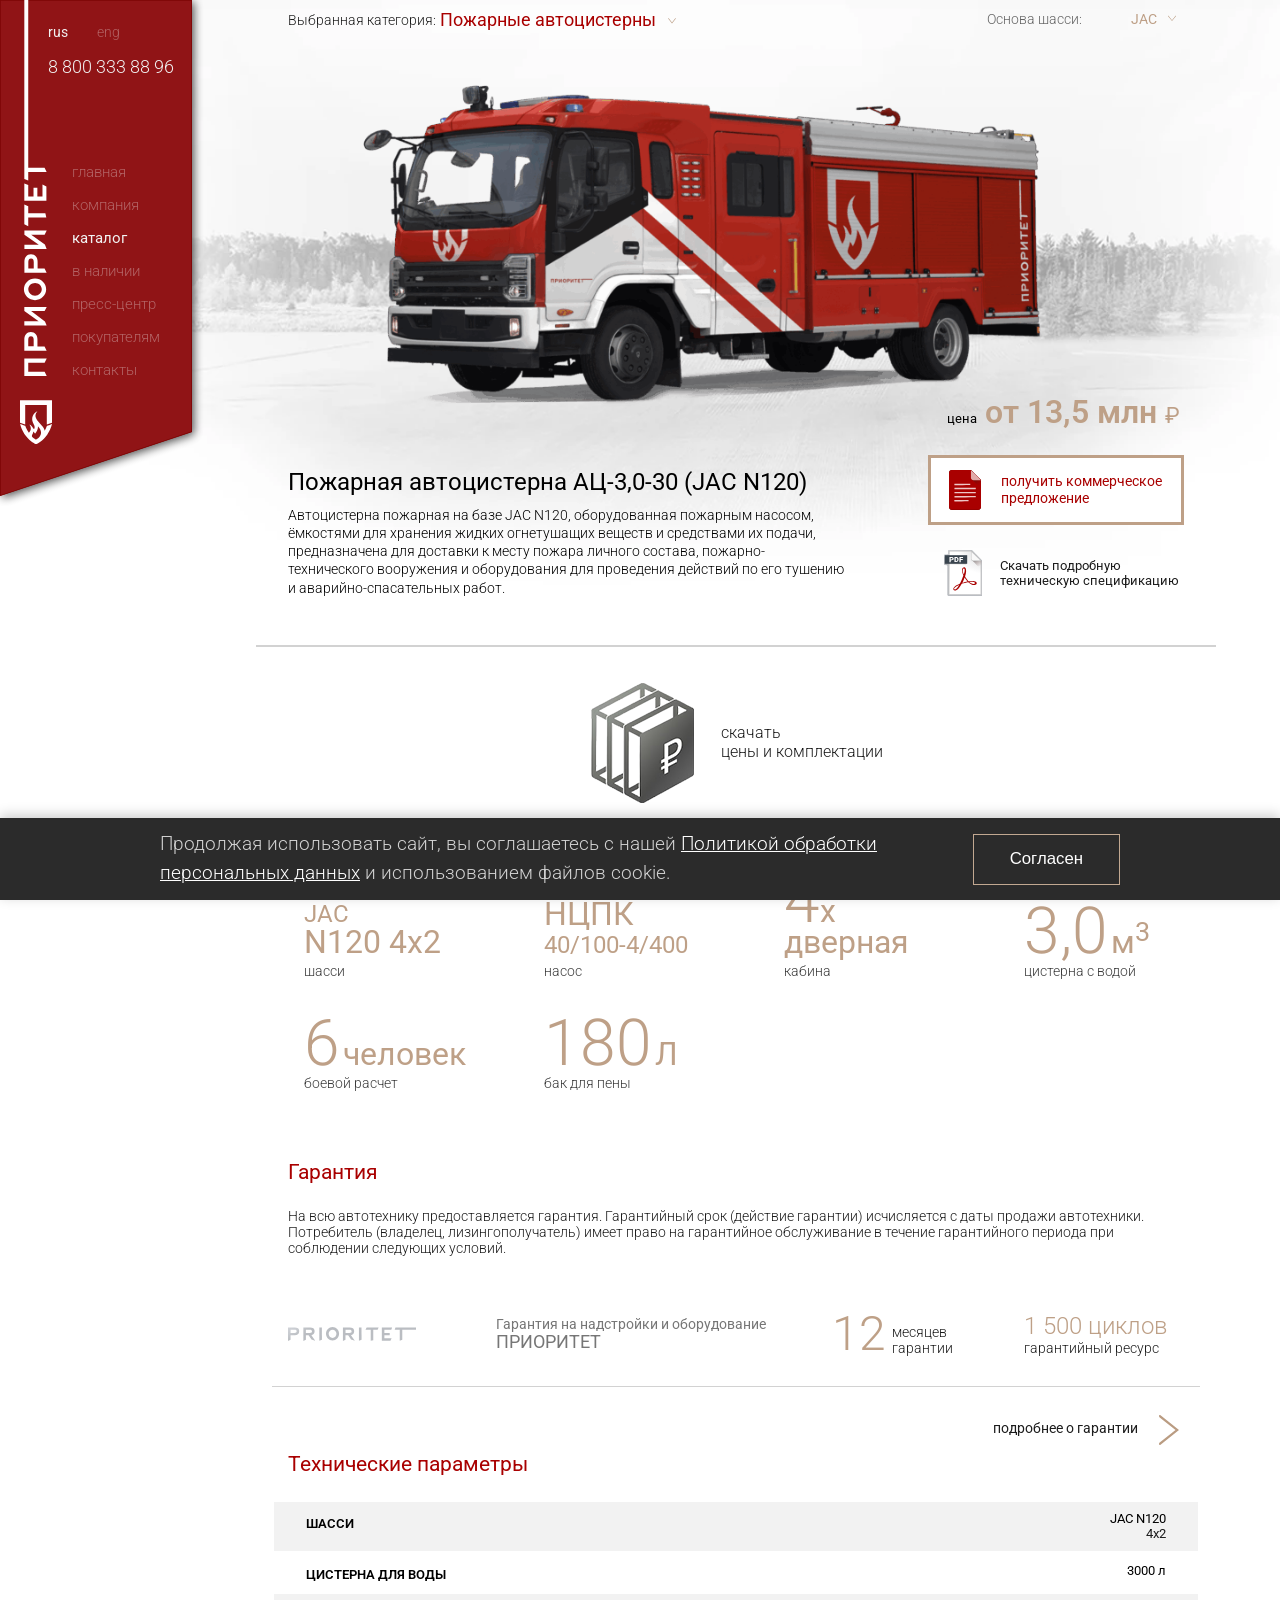
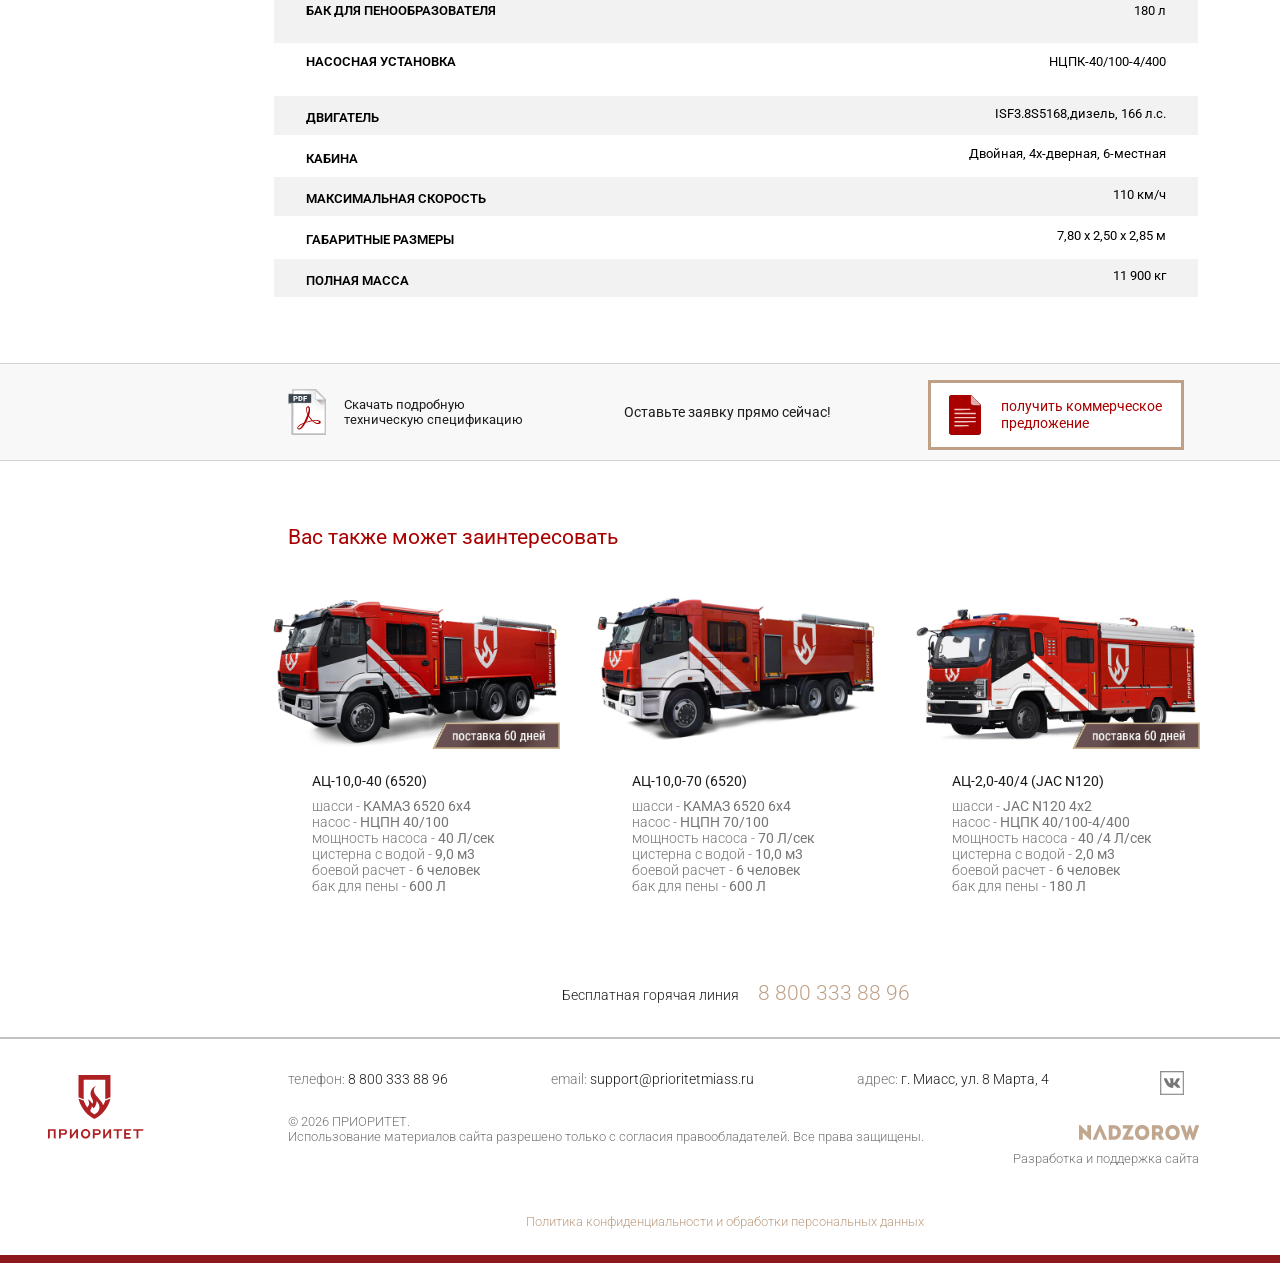
<file: catalog/ats-3-0-30-jac-n120-2/index.html>
<!DOCTYPE html>

<html lang="ru-RU" prefix="og: http://ogp.me/ns# article: http://ogp.me/ns/article#">
<head><script>window.OFFLINE_ROOT="../../";window.ym=function(){};</script><script src="../../offline-data.js"></script><script src="../../offline-runtime.js"></script>
<meta charset="utf-8"/>
<meta content="width=device-width, initial-scale=1" name="viewport"/>
<title>АЦ-3,0-40 (JAC N120) - ПРИОРИТЕТ</title>
<link href="index.html" rel="canonical"/>
<meta content="ru_RU" property="og:locale"/>
<meta content="article" property="og:type"/>
<meta content="АЦ-3,0-40 (JAC N120) - ПРИОРИТЕТ" property="og:title"/>
<meta content="Автоцистерна пожарная на базе JAC N120, оборудованная пожарным насосом, ёмкостями для хранения жидких огнетушащих веществ и средствами их подачи, предназначена для доставки к месту пожара личного состава, пожарно-технического вооружения и оборудования для проведения действий по его тушению и аварийно-спасательных работ." property="og:description"/>
<meta content="https://prioritetmiass.ru/catalog/ats-3-0-30-jac-n120-2/" property="og:url"/>
<meta content="ПРИОРИТЕТ" property="og:site_name"/>
<meta content="2026-10-25T21:05:13+00:00" property="article:modified_time"/>
<meta content="https://prioritetmiass.ru/wp-content/uploads/2025/05/az-jac-30-prev.jpg" property="og:image"/>
<meta content="720" property="og:image:width"/>
<meta content="400" property="og:image:height"/>
<meta content="image/jpeg" property="og:image:type"/>
<meta content="summary_large_image" name="twitter:card"/>
<meta content="Примерное время для чтения" name="twitter:label1"/>
<meta content="1 минута" name="twitter:data1"/>
<script class="yoast-schema-graph" type="application/ld+json">{"@context":"https:\/\/schema.org","@graph":[{"@type":"WebPage","@id":"https:\/\/prioritetmiass.ru\/catalog\/ats-3-0-30-jac-n120-2\/","url":"https:\/\/prioritetmiass.ru\/catalog\/ats-3-0-30-jac-n120-2\/","name":"АЦ-3,0-40 (JAC N120) - ПРИОРИТЕТ","isPartOf":{"@id":"https:\/\/prioritetmiass.ru\/#website"},"primaryImageOfPage":{"@id":"https:\/\/prioritetmiass.ru\/catalog\/ats-3-0-30-jac-n120-2\/#primaryimage"},"image":{"@id":"https:\/\/prioritetmiass.ru\/catalog\/ats-3-0-30-jac-n120-2\/#primaryimage"},"thumbnailUrl":"https:\/\/prioritetmiass.ru\/wp-content\/uploads\/2025\/05\/az-jac-30-prev.jpg","datePublished":"2026-10-14T07:56:27+00:00","dateModified":"2026-10-25T21:05:13+00:00","breadcrumb":{"@id":"https:\/\/prioritetmiass.ru\/catalog\/ats-3-0-30-jac-n120-2\/#breadcrumb"},"inLanguage":"ru-RU","potentialAction":[{"@type":"ReadAction","target":["https:\/\/prioritetmiass.ru\/catalog\/ats-3-0-30-jac-n120-2\/"]}]},{"@type":"ImageObject","inLanguage":"ru-RU","@id":"https:\/\/prioritetmiass.ru\/catalog\/ats-3-0-30-jac-n120-2\/#primaryimage","url":"https:\/\/prioritetmiass.ru\/wp-content\/uploads\/2025\/05\/az-jac-30-prev.jpg","contentUrl":"https:\/\/prioritetmiass.ru\/wp-content\/uploads\/2025\/05\/az-jac-30-prev.jpg","width":720,"height":400},{"@type":"BreadcrumbList","@id":"https:\/\/prioritetmiass.ru\/catalog\/ats-3-0-30-jac-n120-2\/#breadcrumb","itemListElement":[{"@type":"ListItem","position":1,"name":"Главная","item":"https:\/\/prioritetmiass.ru\/"},{"@type":"ListItem","position":2,"name":"Каталог","item":"https:\/\/prioritetmiass.ru\/catalog\/"},{"@type":"ListItem","position":3,"name":"АЦ-3,0-40 (JAC N120)","item":"https:\/\/prioritetmiass.ru\/catalog\/ats-3-0-30-jac-n120-2\/"}]},{"@type":"WebSite","@id":"https:\/\/prioritetmiass.ru\/#website","url":"https:\/\/prioritetmiass.ru\/","name":"ПРИОРИТЕТ","description":"Компания «Приоритет» более 20 лет является одним из крупнейших российских производителей пожарной техники с непрерывным циклом производства, расположенного на территории Челябинской области в городе Миасс.","publisher":{"@id":"https:\/\/prioritetmiass.ru\/#organization"},"inLanguage":"ru-RU"},{"@type":"Organization","@id":"https:\/\/prioritetmiass.ru\/#organization","name":"ООО \"ПРИОРИТЕТ\"","url":"https:\/\/prioritetmiass.ru\/","logo":{"@type":"ImageObject","inLanguage":"ru-RU","@id":"https:\/\/prioritetmiass.ru\/#\/schema\/logo\/image\/","url":"https:\/\/prioritetmiass.ru\/wp-content\/uploads\/2019\/11\/logo_footer.png","contentUrl":"https:\/\/prioritetmiass.ru\/wp-content\/uploads\/2019\/11\/logo_footer.png","width":120,"height":79,"caption":"ООО \"ПРИОРИТЕТ\""},"image":{"@id":"https:\/\/prioritetmiass.ru\/#\/schema\/logo\/image\/"},"telephone":"+73513289969","email":"info@prioritetmiass.ru","address":{"@type":"PostalAddress","postalCode":"456317","addressRegion":"Челябинская область","addressLocality":"Миасс","streetAddress":"улица 8 Марта, дом 4","addressCountry":"RU"},"contactPoint":[{"@type":"ContactPoint","contactType":"customer service","url":"https:\/\/prioritetmiass.ru\/contacts\/","telephone":"+73513289969","email":"info@prioritetmiass.ru","description":"ПН-ПТ: 08:15–17:30, обед 12:30–13:15 СБ, ВС: выходные","hoursAvailable":[{"@type":"OpeningHoursSpecification","dayOfWeek":["https:\/\/schema.org\/Monday","https:\/\/schema.org\/Tuesday","https:\/\/schema.org\/Wednesday","https:\/\/schema.org\/Thursday","https:\/\/schema.org\/Friday"],"opens":"08:15","closes":"12:30"},{"@type":"OpeningHoursSpecification","dayOfWeek":["https:\/\/schema.org\/Monday","https:\/\/schema.org\/Tuesday","https:\/\/schema.org\/Wednesday","https:\/\/schema.org\/Thursday","https:\/\/schema.org\/Friday"],"opens":"13:15","closes":"17:30"}]},{"@type":"ContactPoint","contactType":"customer service","telephone":"+78003338896","contactOption":"https:\/\/schema.org\/TollFree"}]}]}</script>
<link href="https://prioritetmiass.ru/wp-json/oembed/1.0/embed?url=https%3A%2F%2Fprioritetmiass.ru%2Fcatalog%2Fats-3-0-30-jac-n120-2%2F&amp;lang=ru" rel="alternate" title="oEmbed (JSON)" type="application/json+oembed"/>
<link href="https://prioritetmiass.ru/wp-json/oembed/1.0/embed?url=https%3A%2F%2Fprioritetmiass.ru%2Fcatalog%2Fats-3-0-30-jac-n120-2%2F&amp;format=xml&amp;lang=ru" rel="alternate" title="oEmbed (XML)" type="text/xml+oembed"/>
<style id="wp-img-auto-sizes-contain-inline-css">
img:is([sizes=auto i],[sizes^="auto," i]){contain-intrinsic-size:3000px 1500px}
/*# sourceURL=wp-img-auto-sizes-contain-inline-css */
</style>
<style id="wp-emoji-styles-inline-css">

	img.wp-smiley, img.emoji {
		display: inline !important;
		border: none !important;
		box-shadow: none !important;
		height: 1em !important;
		width: 1em !important;
		margin: 0 0.07em !important;
		vertical-align: -0.1em !important;
		background: none !important;
		padding: 0 !important;
	}
/*# sourceURL=wp-emoji-styles-inline-css */
</style>
<style id="wp-block-library-inline-css">
:root{--wp-block-synced-color:#7a00df;--wp-block-synced-color--rgb:122,0,223;--wp-bound-block-color:var(--wp-block-synced-color);--wp-editor-canvas-background:#ddd;--wp-admin-theme-color:#007cba;--wp-admin-theme-color--rgb:0,124,186;--wp-admin-theme-color-darker-10:#006ba1;--wp-admin-theme-color-darker-10--rgb:0,107,160.5;--wp-admin-theme-color-darker-20:#005a87;--wp-admin-theme-color-darker-20--rgb:0,90,135;--wp-admin-border-width-focus:2px}@media (min-resolution:192dpi){:root{--wp-admin-border-width-focus:1.5px}}.wp-element-button{cursor:pointer}:root .has-very-light-gray-background-color{background-color:#eee}:root .has-very-dark-gray-background-color{background-color:#313131}:root .has-very-light-gray-color{color:#eee}:root .has-very-dark-gray-color{color:#313131}:root .has-vivid-green-cyan-to-vivid-cyan-blue-gradient-background{background:linear-gradient(135deg,#00d084,#0693e3)}:root .has-purple-crush-gradient-background{background:linear-gradient(135deg,#34e2e4,#4721fb 50%,#ab1dfe)}:root .has-hazy-dawn-gradient-background{background:linear-gradient(135deg,#faaca8,#dad0ec)}:root .has-subdued-olive-gradient-background{background:linear-gradient(135deg,#fafae1,#67a671)}:root .has-atomic-cream-gradient-background{background:linear-gradient(135deg,#fdd79a,#004a59)}:root .has-nightshade-gradient-background{background:linear-gradient(135deg,#330968,#31cdcf)}:root .has-midnight-gradient-background{background:linear-gradient(135deg,#020381,#2874fc)}:root{--wp--preset--font-size--normal:16px;--wp--preset--font-size--huge:42px}.has-regular-font-size{font-size:1em}.has-larger-font-size{font-size:2.625em}.has-normal-font-size{font-size:var(--wp--preset--font-size--normal)}.has-huge-font-size{font-size:var(--wp--preset--font-size--huge)}:root .has-text-align-center{text-align:center}:root .has-text-align-left{text-align:left}:root .has-text-align-right{text-align:right}.has-fit-text{white-space:nowrap!important}#end-resizable-editor-section{display:none}.aligncenter{clear:both}.items-justified-left{justify-content:flex-start}.items-justified-center{justify-content:center}.items-justified-right{justify-content:flex-end}.items-justified-space-between{justify-content:space-between}.screen-reader-text{word-wrap:normal!important;border:0;clip-path:inset(50%);height:1px;margin:-1px;overflow:hidden;padding:0;position:absolute;width:1px;word-break:normal!important}.screen-reader-text:focus{background-color:#ddd;clip-path:none;color:#444;display:block;font-size:1em;height:auto;left:5px;line-height:normal;padding:15px 23px 14px;text-decoration:none;top:5px;width:auto;z-index:100000}html :where(.has-border-color){border-style:solid}html :where([style^=border-color],[style*=";border-color"],[style*="; border-color"]){border-style:solid}html :where([style^=border-top-color],[style*=";border-top-color"],[style*="; border-top-color"]){border-top-style:solid}html :where([style^=border-right-color],[style*=";border-right-color"],[style*="; border-right-color"]){border-right-style:solid}html :where([style^=border-bottom-color],[style*=";border-bottom-color"],[style*="; border-bottom-color"]){border-bottom-style:solid}html :where([style^=border-left-color],[style*=";border-left-color"],[style*="; border-left-color"]){border-left-style:solid}html :where([style^=border-width],[style*=";border-width"],[style*="; border-width"]){border-style:solid}html :where([style^=border-top-width],[style*=";border-top-width"],[style*="; border-top-width"]){border-top-style:solid}html :where([style^=border-right-width],[style*=";border-right-width"],[style*="; border-right-width"]){border-right-style:solid}html :where([style^=border-bottom-width],[style*=";border-bottom-width"],[style*="; border-bottom-width"]){border-bottom-style:solid}html :where([style^=border-left-width],[style*=";border-left-width"],[style*="; border-left-width"]){border-left-style:solid}html :where(img[class*=wp-image-]){height:auto;max-width:100%}:where(figure){margin:0 0 1em}html :where(.is-position-sticky){--wp-admin--admin-bar--position-offset:var(--wp-admin--admin-bar--height,0px)}@media screen and (max-width:600px){html :where(.is-position-sticky){--wp-admin--admin-bar--position-offset:0px}}
/*wp_block_styles_on_demand_placeholder:6afd92b672338*/
/*# sourceURL=wp-block-library-inline-css */
</style>
<style id="classic-theme-styles-inline-css">
/*! This file is auto-generated */
.wp-block-button__link{color:#fff;background-color:#32373c;border-radius:9999px;box-shadow:none;text-decoration:none;padding:calc(.667em + 2px) calc(1.333em + 2px);font-size:1.125em}.wp-block-file__button{background:#32373c;color:#fff;text-decoration:none}
/*# sourceURL=/wp-includes/css/classic-themes.min.css */
</style>
<style id="wp-block-styles-placeholder-inline-css">
:root { --wp-internal-comment: "Placeholder for wp_hoist_late_printed_styles() to replace with the block styles printed at wp_footer." }
/*# sourceURL=wp-block-styles-placeholder-inline-css */
</style>
<style id="wp-global-styles-placeholder-inline-css">
:root { --wp-internal-comment: "Placeholder for wp_hoist_late_printed_styles() to replace with the global-styles printed at wp_footer." }
/*# sourceURL=wp-global-styles-placeholder-inline-css */
</style>
<link href="../../assets/styles-84afb80268a6.css" id="contact-form-7-css" media="all" rel="stylesheet"/>
<link href="../../assets/style-54b28ba74781.css" id="taxonomy-image-plugin-public-css" media="screen" rel="stylesheet"/>
<link href="../../assets/style-a0aa7575ba92.css" id="prioritet-style-css" media="all" rel="stylesheet"/>
<style id="prioritet-style-inline-css">
/* cyrillic-ext */
@font-face {
  font-family: 'Roboto';
  font-style: normal;
  font-weight: 300 600;
  font-stretch: 100%;
  font-display: swap;
  src: url(../../assets/roboto-cyrillic-ext-01f94d674d-f4a430c0e5a4.woff2) format('woff2');
  unicode-range: U+0460-052F, U+1C80-1C8A, U+20B4, U+2DE0-2DFF, U+A640-A69F, U+FE2E-FE2F;
}
/* cyrillic */
@font-face {
  font-family: 'Roboto';
  font-style: normal;
  font-weight: 300 600;
  font-stretch: 100%;
  font-display: swap;
  src: url(../../assets/roboto-cyrillic-481dd0c01e-d9e542178339.woff2) format('woff2');
  unicode-range: U+0301, U+0400-045F, U+0490-0491, U+04B0-04B1, U+2116;
}
/* greek-ext */
@font-face {
  font-family: 'Roboto';
  font-style: normal;
  font-weight: 300 600;
  font-stretch: 100%;
  font-display: swap;
  src: url(../../assets/roboto-greek-ext-ec7769b089-582187fecbe4.woff2) format('woff2');
  unicode-range: U+1F00-1FFF;
}
/* greek */
@font-face {
  font-family: 'Roboto';
  font-style: normal;
  font-weight: 300 600;
  font-stretch: 100%;
  font-display: swap;
  src: url(../../assets/roboto-greek-97fbf7bd0b-cac65f0a925e.woff2) format('woff2');
  unicode-range: U+0370-0377, U+037A-037F, U+0384-038A, U+038C, U+038E-03A1, U+03A3-03FF;
}
/* math */
@font-face {
  font-family: 'Roboto';
  font-style: normal;
  font-weight: 300 600;
  font-stretch: 100%;
  font-display: swap;
  src: url(../../assets/roboto-math-7cb4281a0c-d9a36052c615.woff2) format('woff2');
  unicode-range: U+0302-0303, U+0305, U+0307-0308, U+0310, U+0312, U+0315, U+031A, U+0326-0327, U+032C, U+032F-0330, U+0332-0333, U+0338, U+033A, U+0346, U+034D, U+0391-03A1, U+03A3-03A9, U+03B1-03C9, U+03D1, U+03D5-03D6, U+03F0-03F1, U+03F4-03F5, U+2016-2017, U+2034-2038, U+203C, U+2040, U+2043, U+2047, U+2050, U+2057, U+205F, U+2070-2071, U+2074-209F, U+20D0-20DC, U+20E1, U+20E5-20EF, U+2100-2112, U+2114-2115, U+2117-2121, U+2123-214F, U+2190, U+2192, U+2194-21AE, U+21B0-21E5, U+21F1-21F2, U+21F4-2211, U+2213-2214, U+2216-22FF, U+2308-230B, U+2310, U+2319, U+231C-2321, U+2336-237A, U+237C, U+2395, U+239B-23B7, U+23D0, U+23DC-23E1, U+2474-2475, U+25AF, U+25B3, U+25B7, U+25BD, U+25C1, U+25CA, U+25CC, U+25FB, U+266D-266F, U+27C0-27FF, U+2900-2AFF, U+2B0E-2B11, U+2B30-2B4C, U+2BFE, U+3030, U+FF5B, U+FF5D, U+1D400-1D7FF, U+1EE00-1EEFF;
}
/* symbols */
@font-face {
  font-family: 'Roboto';
  font-style: normal;
  font-weight: 300 600;
  font-stretch: 100%;
  font-display: swap;
  src: url(../../assets/roboto-symbols-2addf2d86d-60a261f9004b.woff2) format('woff2');
  unicode-range: U+0001-000C, U+000E-001F, U+007F-009F, U+20DD-20E0, U+20E2-20E4, U+2150-218F, U+2190, U+2192, U+2194-2199, U+21AF, U+21E6-21F0, U+21F3, U+2218-2219, U+2299, U+22C4-22C6, U+2300-243F, U+2440-244A, U+2460-24FF, U+25A0-27BF, U+2800-28FF, U+2921-2922, U+2981, U+29BF, U+29EB, U+2B00-2BFF, U+4DC0-4DFF, U+FFF9-FFFB, U+10140-1018E, U+10190-1019C, U+101A0, U+101D0-101FD, U+102E0-102FB, U+10E60-10E7E, U+1D2C0-1D2D3, U+1D2E0-1D37F, U+1F000-1F0FF, U+1F100-1F1AE, U+1F1E6-1F1FF, U+1F30D-1F30F, U+1F315, U+1F31C, U+1F31E, U+1F320-1F32C, U+1F336, U+1F378, U+1F37D, U+1F382, U+1F393-1F39F, U+1F3A7-1F3A8, U+1F3AC-1F3AF, U+1F3C2, U+1F3C4-1F3C6, U+1F3CA-1F3CE, U+1F3D4-1F3E0, U+1F3ED, U+1F3F1-1F3F3, U+1F3F5-1F3F7, U+1F408, U+1F415, U+1F41F, U+1F426, U+1F43F, U+1F441-1F442, U+1F444, U+1F446-1F449, U+1F44C-1F44E, U+1F453, U+1F46A, U+1F47D, U+1F4A3, U+1F4B0, U+1F4B3, U+1F4B9, U+1F4BB, U+1F4BF, U+1F4C8-1F4CB, U+1F4D6, U+1F4DA, U+1F4DF, U+1F4E3-1F4E6, U+1F4EA-1F4ED, U+1F4F7, U+1F4F9-1F4FB, U+1F4FD-1F4FE, U+1F503, U+1F507-1F50B, U+1F50D, U+1F512-1F513, U+1F53E-1F54A, U+1F54F-1F5FA, U+1F610, U+1F650-1F67F, U+1F687, U+1F68D, U+1F691, U+1F694, U+1F698, U+1F6AD, U+1F6B2, U+1F6B9-1F6BA, U+1F6BC, U+1F6C6-1F6CF, U+1F6D3-1F6D7, U+1F6E0-1F6EA, U+1F6F0-1F6F3, U+1F6F7-1F6FC, U+1F700-1F80B, U+1F810-1F847, U+1F850-1F859, U+1F860-1F887, U+1F890-1F8AD, U+1F8B0-1F8BB, U+1F8C0-1F8C1, U+1F8D0-1F8D8, U+1F900-1F90B, U+1F93B, U+1F946, U+1F984, U+1F996, U+1F9E9, U+1FA00-1FA6F, U+1FA70-1FA7C, U+1FA80-1FAC6, U+1FAC8, U+1FACC-1FADD, U+1FADF-1FAEB, U+1FAEF-1FAFA, U+1FB00-1FBFF;
}
/* vietnamese */
@font-face {
  font-family: 'Roboto';
  font-style: normal;
  font-weight: 300 600;
  font-stretch: 100%;
  font-display: swap;
  src: url(../../assets/roboto-vietnamese-0b60bbe04e-c9fa718d05fb.woff2) format('woff2');
  unicode-range: U+0102-0103, U+0110-0111, U+0128-0129, U+0168-0169, U+01A0-01A1, U+01AF-01B0, U+0300-0301, U+0303-0304, U+0308-0309, U+0323, U+0329, U+1EA0-1EF9, U+20AB;
}
/* latin-ext */
@font-face {
  font-family: 'Roboto';
  font-style: normal;
  font-weight: 300 600;
  font-stretch: 100%;
  font-display: swap;
  src: url(../../assets/roboto-latin-ext-cedb374b05-c6bb432dd56a.woff2) format('woff2');
  unicode-range: U+0100-02BA, U+02BD-02C5, U+02C7-02CC, U+02CE-02D7, U+02DD-02FF, U+0304, U+0308, U+0329, U+1D00-1DBF, U+1E00-1E9F, U+1EF2-1EFF, U+2020, U+20A0-20AB, U+20AD-20C4, U+2113, U+2C60-2C7F, U+A720-A7FF;
}
/* latin */
@font-face {
  font-family: 'Roboto';
  font-style: normal;
  font-weight: 300 600;
  font-stretch: 100%;
  font-display: swap;
  src: url(../../assets/roboto-latin-1404ca348b-d2f98be1dfab.woff2) format('woff2');
  unicode-range: U+0000-00FF, U+0131, U+0152-0153, U+02BB-02BC, U+02C6, U+02DA, U+02DC, U+0304, U+0308, U+0329, U+2000-206F, U+20AC, U+2122, U+2191, U+2193, U+2212, U+2215, U+FEFF, U+FFFD;
}

/*# sourceURL=prioritet-style-inline-css */
</style>
<link href="../../assets/animate-eef188c0dc11.css" id="prioritet-animate-css" media="all" rel="stylesheet"/>
<link href="../../assets/magnific-popup-88febdb47145.css" id="prioritet-magnific-popup-css" media="print" onload="this.media='all';this.onload=null" rel="stylesheet"/>
<noscript><link href="../../assets/magnific-popup-88febdb47145.css" id="prioritet-magnific-popup-css" media="all" rel="stylesheet"/>
</noscript>
<link href="../../assets/lightbox-3e2fbdf6ca98.css" id="prioritet-lightbox-css" media="print" onload="this.media='all';this.onload=null" rel="stylesheet"/>
<noscript><link href="../../assets/lightbox-3e2fbdf6ca98.css" id="prioritet-lightbox-css" media="all" rel="stylesheet"/>
</noscript>
<link href="../../assets/quote-form-9e2a336093df.css" id="prioritet-quote-form-css" media="print" onload="this.media='all';this.onload=null" rel="stylesheet"/>
<noscript><link href="../../assets/quote-form-9e2a336093df.css" id="prioritet-quote-form-css" media="all" rel="stylesheet"/>
</noscript>
<link href="../../assets/catalog-style-5f826dd3d6bb.css" id="catalog-style-css" media="all" rel="stylesheet"/>
<link href="https://prioritetmiass.ru/wp-json/" rel="https://api.w.org/"/><link href="https://prioritetmiass.ru/xmlrpc.php?rsd" rel="EditURI" title="RSD" type="application/rsd+xml"/>
<meta content="WordPress 7.1.4" name="generator"/>
<link href="../../index.html?p=3825" rel="shortlink"/>
<meta content="1.5.7" name="cdp-version"/><script type="text/javascript">window.wp_data = {"ajax_url":"https:\/\/prioritetmiass.ru\/wp-admin\/admin-ajax.php"};</script> <style>
			.goods-catalog-container {
				width: 100%;
							}
			.goods-catalog {
							}
			.goods-catalog .grid {
				width:190px
			}
			.goods-sidebar {
							}
			.goods-info {
				width: 60%			}
		</style>
<style id="wp-custom-css">
/* --- Стили для баннера 152-ФЗ (база 1rem = 40px) --- */
.fz152-banner {
    position: fixed;
    bottom: 0;
    left: 0;
    width: 100%;
    background-color: #2b2b2b;
    color: #ffffff;
    z-index: 99999;
    box-shadow: 0 -0.1rem 0.375rem rgba(0, 0, 0, 0.2); /* Тень ~4px 15px */
    padding: 0.375rem 0; /* Отступ ~15px */
    font-family: inherit; 
}

.fz152-banner-container {
    display: flex;
    justify-content: space-between;
    align-items: center;
    max-width: 30rem; /* Ширина ~1200px */
    margin: 0 auto;
    padding: 0 0.5rem; /* Отступы по бокам ~20px */
    gap: 0.5rem; /* Расстояние между текстом и кнопкой ~20px */
}

.fz152-text {
    margin: 0;
    font-size: 0.6rem; /* Размер текста ~14px */
    line-height: 1.5;
    color: #d1d1d1;
}

.fz152-text a {
    color: #ffffff;
    text-decoration: underline;
    transition: color 0.3s ease;
}

.fz152-text a:hover {
    color: #cc0000; 
    text-decoration: none;
}
.fz152-btn {
    background-color: transparent; /* Прозрачный фон */
    color: #ffffff; 
    border: 1px solid #c2a891; /* Тонкая рамка в цвет ваших ползунков */
    padding: 0.45rem 1.125rem; 
    cursor: pointer;
    border-radius: 0; /* Строгие прямые углы */
    font-weight: 400; /* Обычный шрифт вместо жирного */
    font-size: 0.525rem; 
    text-transform: none; /* Убираем принудительные заглавные буквы */
    transition: background-color 0.3s ease, color 0.3s ease;
    white-space: nowrap;
}

.fz152-btn:hover {
    background-color: #c2a891; /* При наведении кнопка заливается фирменным бежевым */
    color: #2b2b2b; /* А текст становится темным для контраста */
}

.fz152-btn:active {
    transform: scale(0.98);
}

/* Адаптивность для мобильных телефонов */
@media (max-width: 19.2rem) { /* Точка перелома ~768px */
    .fz152-banner-container {
        flex-direction: column;
        text-align: center;
        gap: 0.375rem; /* ~15px */
        padding: 0 0.375rem; /* ~15px */
    }
    .fz152-text {
        font-size: 0.3rem; /* ~12px */
    }
    .fz152-btn {
        width: 100%;
        padding: 0.3rem 0.5rem;
    }
}
</style>
<link href="../../assets/apple-icon-57x57-d3736296a676.png" rel="apple-touch-icon" sizes="57x57"/>
<link href="../../assets/apple-icon-60x60-b83f4108d9f1.png" rel="apple-touch-icon" sizes="60x60"/>
<link href="../../assets/apple-icon-72x72-85166d3e62b2.png" rel="apple-touch-icon" sizes="72x72"/>
<link href="../../assets/apple-icon-76x76-dbbb517f816b.png" rel="apple-touch-icon" sizes="76x76"/>
<link href="../../assets/apple-icon-114x114-72acafd9141e.png" rel="apple-touch-icon" sizes="114x114"/>
<link href="../../assets/apple-icon-120x120-26e14207fa6e.png" rel="apple-touch-icon" sizes="120x120"/>
<link href="../../assets/apple-icon-144x144-bb6871fe1f64.png" rel="apple-touch-icon" sizes="144x144"/>
<link href="../../assets/apple-icon-152x152-b20e6fcb581d.png" rel="apple-touch-icon" sizes="152x152"/>
<link href="../../assets/apple-icon-180x180-2b64786ee35c.png" rel="apple-touch-icon" sizes="180x180"/>
<link href="../../assets/android-icon-192x192-bfb912c037ad.png" rel="icon" sizes="192x192" type="image/png"/>
<link href="../../assets/favicon-32x32-789081e8be82.png" rel="icon" sizes="32x32" type="image/png"/>
<link href="../../assets/favicon-96x96-3ec2ce2dfd69.png" rel="icon" sizes="96x96" type="image/png"/>
<link href="../../assets/favicon-16x16-22eb07772eec.png" rel="icon" sizes="16x16" type="image/png"/>
<link href="https://prioritetmiass.ru/manifest.json" rel="manifest"/>
<meta content="#ffffff" name="msapplication-TileColor"/>
<meta content="/ms-icon-144x144.png" name="msapplication-TileImage"/>
<meta content="#ffffff" name="theme-color"/>
<meta content="9887594f7b6e04fd" name="yandex-verification"/>
<meta content="noindex, nofollow" name="robots"/><link href="../../offline-runtime.css" rel="stylesheet"/></head>
<body>
<header>
<div class="main_menu_mobile_back"></div>
<div class="main_menu">
<div class="back_image">
<svg height="620" viewbox="0 0 240 620" width="240" xmlns="http://www.w3.org/2000/svg"><defs><clippath id="v0j9a"><path d="M0 0h240v540L0 620z" fill="#fff"></path></clippath></defs><g><g><path d="M0 0h240v540L0 620z" fill="#8e1012"></path><path clip-path='url("#v0j9a")' d="M0 0v0h240v540L0 620v0z" fill="none" stroke="#7b0000" stroke-miterlimit="50" stroke-width="2"></path></g></g></svg> </div>
<a href="../../index.html">
<div class="main_menu_logo">
<svg style="enable-background:new 0 0 40 555;" version="1.1" viewbox="0 0 40 555" x="0px" xml:space="preserve" xmlns="http://www.w3.org/2000/svg" xmlns:xlink="http://www.w3.org/1999/xlink" y="0px"> <g id="Слой_7"> <g> <g> <polygon class="st0" points="0,500.4 0,528.4 6.5,530.7 6.5,506.3 33.5,506.3 33.5,530.7 40,528.4 40,500.4 "></polygon> <g> <g> <path class="st0" d="M37.8,530.9c-1,0.4-2,0.7-3,1.1c-0.3,0.1-1.1,0.2-1.2,0.5c-0.1,0.2-0.2,0.5-0.3,0.7 c-0.7,1.8-1.5,3.6-2.5,5.3c-0.3-2.5-1.9-4.4-3.4-6.2c-1.6-1.9-3.4-3.8-4.9-5.8c-1.4-1.7-2.8-3.7-3.1-5.9 c-0.4-2.6,0.9-4.4,2.4-6.4c-2.4,1.2-4.6,2.9-5.7,5.5c-0.9,2.1-1.1,4.2-0.6,6.4c0.4,1.9,2.4,5.5,2.5,6c0.3,1.4,0.6,2.9-0.3,4 c-1-0.1-1.5-1.3-2.5-2.7c-1.7-2.4-3.5-2.5-3.4-2.4c0.3,0.3,0.7,0.9,0.9,1.2c0.6,1.2,0.8,2.6,0.8,3.6c0,2-1.3,3.6-2.4,5.1 c-1.6-2.2-2.9-4.8-4-7.3c-0.1-0.3-0.2-0.7-0.4-1c-0.2-0.4-0.1-0.3-0.5-0.4c-0.6-0.2-1.2-0.4-1.8-0.6c-1.4-0.5-2.9-1-4.3-1.5 c2.1,8.5,7.1,16.4,14.1,21.7c0.8,0.6,1.7,1.2,2.5,1.7c0.9,0.6,1.9,1.3,2.9,1.6c0.8,0.2,1.8-0.4,2.5-0.8c1-0.6,2-1.2,2.9-1.9 c3.5-2.5,6.5-5.6,9-9.1c2.8-4,4.9-8.5,6-13.2C39.3,530.4,38.5,530.6,37.8,530.9z M25.2,544.7c-1.1,1.9-2.9,3.8-5,4.8 c-0.4,0.2-0.5,0.1-1-0.3c-0.3-0.2-0.7-0.5-1-0.7c-0.9-0.7-2.1-1.5-2.9-2.3c-1.6-2.1,1.7-4.3,1.2-6.8c1.1,0.9,1.6,1.5,2.2,2.6 c0.1,0.1,0.2,0.1,0.3,0c1-1.3,1.9-2.7,2.5-4.3c0.6-1.5,1.2-3.3,0.9-5C25.6,536.1,27.7,540.6,25.2,544.7z"></path> </g> </g> </g> </g> </g> <g id="Слой_6"> <g> <polygon class="st0" points="33.4,470 30.8,464.7 10.3,464.7 10.3,453.3 30.8,453.3 33.4,448.1 5.4,448.1 5.4,470 "></polygon> <path class="st0" d="M7.5,417.8L7.5,417.8c-1.4,1.6-2.1,3.8-2.1,6.5v14h27.9l-2.6-5.3h-8.9v-8.7c0-2.7-0.7-4.9-2.1-6.6 c-1.5-1.7-3.6-2.6-6.2-2.6C11,415.2,8.9,416.1,7.5,417.8z M10.3,433v-8.3c0-1.4,0.3-2.5,0.9-3.3c0.5-0.7,1.4-1,2.5-1 c1.2,0,2,0.3,2.5,1l0,0c0.6,0.8,0.9,2,0.9,3.4v8H10.3z"></path> <polygon class="st0" points="23.3,401.7 5.4,401.7 5.4,407 33.3,407 31.2,401.8 13.9,388.9 30.8,388.9 33.4,383.6 5.4,383.6 5.4,388.9 "></polygon> <path class="st0" d="M7.6,320.5L7.6,320.5c-1.4,1.6-2.1,3.8-2.1,6.5v13.9h27.8l-2.6-5.3H22v-8.5c0-2.7-0.7-4.9-2.1-6.6 c-1.5-1.7-3.6-2.6-6.2-2.6C11,318,9,318.8,7.6,320.5z M13.8,323.2c1.2,0,2,0.3,2.5,1l0,0c0.6,0.8,0.9,2,0.9,3.5v7.9h-6.8v-8.1 c0-1.4,0.3-2.5,0.9-3.3C11.8,323.6,12.6,323.2,13.8,323.2z"></path> <polygon class="st0" points="23.5,305.9 5.5,305.9 5.5,311.1 33.3,311.1 31.1,305.7 14,293.5 30.8,293.5 33.4,288.2 5.5,288.2 5.5,293.5 "></polygon> <polygon class="st0" points="10.3,282.7 10.3,272 32.9,272 31.7,266.7 10.3,266.7 10.3,257.7 5.4,255.7 5.4,280.4 "></polygon> <polygon class="st0" points="10.3,231.3 5.4,229.5 5.4,250.8 33,250.8 33,233.1 28.1,230.7 28.1,245.5 21.7,245.5 21.7,234.6 16.9,234.6 16.9,245.5 10.3,245.5 "></polygon> <polygon class="st0" points="5.4,223.9 10.3,225.5 10.3,215.1 33.3,215.1 30.7,209.8 10.3,209.8 10.3,0 5.4,0 "></polygon> <path class="st0" d="M4.9,361.7c0,7.5,6.2,13.5,13.9,13.5c7.7,0,13.9-6.1,13.9-13.5c0-7.5-6.2-13.5-13.9-13.5S4.9,354.3,4.9,361.7 z M18.8,353.7c4.7,0,8.4,3.5,8.4,8c0,4.5-3.7,8-8.4,8s-8.4-3.5-8.4-8S14.1,353.7,18.8,353.7z"></path> </g> </g> </svg>
</div>
</a>
<div class="main_menu_lang">
<a class="active blockh">rus</a><a class="blockh" href="https://prioritetmiass.ru/en/">eng</a> </div>
<div class="main_menu_phone">
<a class="dh" href="tel:88003338896">8 800 333 88 96</a>
</div>
<div class="main_menu_urls">
<div class="menu-osnovnoe-menyu-container"><ul class="menu" id="menu-osnovnoe-menyu"><li class="menu-item menu-item-type-post_type menu-item-object-page menu-item-home menu-item-948" id="menu-item-948"><a href="../../index.html">главная</a></li>
<li class="menu-item menu-item-type-post_type menu-item-object-page menu-item-85" id="menu-item-85"><a href="../../about/index.html">компания</a></li>
<li class="menu-item menu-item-type-post_type_archive menu-item-object-goods current-menu-item menu-item-72" id="menu-item-72"><a href="../index.html">каталог</a></li>
<li class="menu-item menu-item-type-post_type menu-item-object-page menu-item-40" id="menu-item-40"><a href="../../specpred/index.html">в наличии</a></li>
<li class="menu-item menu-item-type-post_type menu-item-object-page menu-item-27" id="menu-item-27"><a href="../../press-centr/index.html">пресс-центр</a></li>
<li class="menu-item menu-item-type-post_type menu-item-object-page menu-item-97" id="menu-item-97"><a href="../../customers/index.html">покупателям</a></li>
<li class="menu-item menu-item-type-post_type menu-item-object-page menu-item-44" id="menu-item-44"><a href="../../contacts/index.html">контакты</a></li>
</ul></div> </div>
</div>
<div class="mobile_top">
<div class="mobile_top_inner">
<a class="mob11" href="../../index.html">
<svg id="Слой_1" style="enable-background:new 0 0 64 96;" version="1.1" viewbox="0 0 64 96" x="0px" xml:space="preserve" xmlns="http://www.w3.org/2000/svg" xmlns:xlink="http://www.w3.org/1999/xlink" y="0px"> <g id="Слой_8"> <g> <polygon class="st0" points="64,74.6 0,96 0,0 64,0 "></polygon> <path class="st1" d="M63.5,0.5v73.7l-63,21.1V0.5H63.5 M64,0H0v96l64-21.4V0L64,0z"></path> </g> </g> <g> <g> <polygon class="st2" points="15,20 15,43.5 20.4,45.3 20.4,24.9 43.1,24.9 43.1,45.3 48.5,43.5 48.5,20 "></polygon> <g> <g> <path class="st2" d="M46.7,45.5c-0.8,0.3-1.7,0.6-2.5,0.9c-0.2,0.1-0.9,0.2-1,0.3c-0.1,0.1-0.1,0.5-0.2,0.6 c-0.6,1.5-1.3,3-2.1,4.5c-0.2-2.1-1.5-3.7-2.9-5.2c-1.4-1.6-2.9-3.2-4.1-4.8c-1.1-1.5-2.3-3.1-2.6-4.9c-0.3-2.2,0.8-3.7,2-5.3 c-2.1,1-3.9,2.4-4.7,4.6c-0.7,1.7-0.9,3.4-0.5,5.3c0.3,1.6,2,4.6,2.1,5c0.3,1.1,0.5,2.4-0.2,3.3c-0.8-0.1-1.3-1-2.1-2.3 c-1.5-2.1-3-2.1-2.9-2.1c0.2,0.2,0.6,0.8,0.7,1c0.6,1,0.7,2.2,0.7,3.1c0,1.7-1,3-2.1,4.2c-1.4-1.8-2.4-4-3.3-6.1 c-0.1-0.2-0.2-0.6-0.3-0.8c-0.2-0.3-0.1-0.2-0.5-0.3c-0.5-0.1-1-0.3-1.5-0.6c-1.1-0.5-2.4-0.8-3.6-1.3C16.7,52,21,58.6,26.8,63 c0.7,0.5,1.4,1,2.1,1.5c0.8,0.5,1.6,1,2.4,1.3c0.7,0.2,1.5-0.3,2.1-0.7c0.8-0.5,1.6-1,2.4-1.5c3-2.1,5.5-4.6,7.5-7.6 c2.3-3.3,4-7.1,5-11C47.9,45.1,47.2,45.3,46.7,45.5z M36.1,57c-0.9,1.6-2.4,3.2-4.1,4c-0.3,0.2-0.5,0-0.8-0.2 c-0.2-0.2-0.6-0.3-0.8-0.6c-0.8-0.6-1.7-1.3-2.4-2c-1.4-1.7,1.4-3.6,1-5.7c0.9,0.8,1.3,1.3,1.8,2.2c0,0.1,0.2,0.1,0.2,0 c0.9-1.1,1.6-2.2,2.2-3.6c0.5-1.3,1-2.8,0.8-4.1C36.5,49.9,38.2,53.6,36.1,57z"></path> </g> </g> </g> </g> </svg>
</a>
<a class="mob12" href="../../index.html">
<svg style="enable-background:new 0 0 72 48;" version="1.1" viewbox="0 0 72 48" x="0px" xml:space="preserve" xmlns="http://www.w3.org/2000/svg" xmlns:xlink="http://www.w3.org/1999/xlink" y="0px"> <g id="Слой_8"> <g> <polygon class="st0" points="52,48 72,0 0,0 0,48 "></polygon> <path class="st1" d="M0.5,47.6h51.1L71.4,0.4H0.5L0.5,47.6 M0,48L0,0h72L52,48H0L0,48z"></path> </g> <g> <g> <polygon class="st2" points="16,8 16,24.9 19.9,26.3 19.9,11.5 36.2,11.5 36.2,26.3 40.2,24.9 40.2,8 "></polygon> <g> <g> <path class="st2" d="M38.8,26.4c-0.6,0.2-1.2,0.4-1.8,0.7c-0.2,0.1-0.6,0.1-0.8,0.3c-0.1,0.1-0.1,0.3-0.2,0.4 c-0.4,1.1-0.9,2.2-1.5,3.2c-0.2-1.5-1.1-2.6-2.1-3.7c-1-1.2-2-2.3-3-3.5c-0.8-1.1-1.7-2.2-1.9-3.6c-0.2-1.6,0.5-2.7,1.4-3.9 c-1.5,0.8-2.8,1.8-3.4,3.3c-0.5,1.3-0.7,2.5-0.4,3.9c0.3,1.1,1.4,3.3,1.5,3.6c0.2,0.8,0.3,1.7-0.2,2.4 c-0.6-0.1-0.9-0.8-1.5-1.6C24,26.5,23,26.4,23,26.5c0.2,0.2,0.4,0.6,0.5,0.7c0.4,0.7,0.5,1.6,0.5,2.2c0,1.2-0.8,2.2-1.5,3.1 c-1-1.3-1.8-2.9-2.4-4.4c-0.1-0.2-0.1-0.4-0.2-0.6c-0.1-0.2-0.1-0.2-0.3-0.2c-0.4-0.1-0.7-0.3-1.1-0.4 c-0.9-0.3-1.7-0.6-2.6-0.9c1.3,5.1,4.3,9.9,8.5,13.1c0.5,0.4,1,0.7,1.5,1c0.6,0.3,1.1,0.8,1.8,0.9c0.5,0.1,1.1-0.2,1.5-0.5 c0.6-0.3,1.2-0.7,1.8-1.1c2.1-1.5,3.9-3.4,5.4-5.5c1.7-2.4,2.9-5.1,3.6-8C39.7,26.1,39.3,26.3,38.8,26.4z M31.2,34.8 c-0.7,1.2-1.8,2.3-3,2.9c-0.3,0.1-0.3,0-0.6-0.2c-0.2-0.1-0.4-0.3-0.6-0.4c-0.6-0.4-1.3-0.9-1.8-1.4c-1-1.3,1-2.6,0.8-4.1 c0.6,0.6,0.9,0.9,1.3,1.6c0,0.1,0.1,0.1,0.2,0c0.6-0.8,1.2-1.6,1.5-2.6c0.3-0.9,0.7-2,0.5-3C31.4,29.6,32.7,32.3,31.2,34.8z"></path> </g> </g> </g> </g> </g> </svg>
</a>
<a class="search-toggle" href="#search-popup"><svg height="21" id="Слой_1" style="enable-background:new 0 0 1024 1025;" version="1.1" viewbox="0 0 1024 1025" width="21" x="0px" xml:space="preserve" xmlns="http://www.w3.org/2000/svg" xmlns:xlink="http://www.w3.org/1999/xlink" y="0px"> <g> <g> <path d="M526.2,194.8c8.6,8.6,16.6,17.8,24.1,27.4c-2.2-2.9-4.5-5.8-6.7-8.7c14.6,19.1,26.8,39.9,36.2,62 c-1.5-3.4-2.9-6.9-4.3-10.2c9.7,23.1,16.3,47.4,19.6,72.3c-0.5-3.8-1-7.7-1.5-11.4c3.2,24.7,3.2,49.7,0,74.4 c0.5-3.8,1-7.7,1.5-11.4c-3.4,24.9-9.9,49.1-19.6,72.3c1.5-3.4,2.9-6.9,4.3-10.2c-9.4,22.1-21.5,42.9-36.2,62 c2.2-2.9,4.5-5.8,6.7-8.7c-14.9,19.3-32.3,36.6-51.5,51.5c2.9-2.2,5.8-4.5,8.7-6.7c-19.1,14.6-39.9,26.8-62,36.2 c3.4-1.5,6.9-2.9,10.2-4.3c-23.1,9.7-47.4,16.3-72.3,19.6c3.8-0.5,7.7-1,11.4-1.5c-24.7,3.2-49.7,3.2-74.4,0 c3.8,0.5,7.7,1,11.4,1.5c-24.9-3.4-49.1-9.9-72.3-19.6c3.4,1.5,6.9,2.9,10.2,4.3c-22.1-9.4-42.9-21.5-62-36.2 c2.9,2.2,5.8,4.5,8.7,6.7c-19.3-14.9-36.6-32.3-51.5-51.5c2.2,2.9,4.5,5.8,6.7,8.7c-14.6-19.1-26.8-39.9-36.2-62 c1.5,3.4,2.9,6.9,4.3,10.2c-9.7-23.1-16.3-47.4-19.6-72.3c0.5,3.8,1,7.7,1.5,11.4c-3.2-24.7-3.2-49.7,0-74.4 c-0.5,3.8-1,7.7-1.5,11.4c3.4-24.9,9.9-49.1,19.6-72.3c-1.5,3.4-2.9,6.9-4.3,10.2c9.4-22.1,21.5-42.9,36.2-62 c-2.2,2.9-4.5,5.8-6.7,8.7c14.9-19.3,32.3-36.6,51.5-51.5c-2.9,2.2-5.8,4.5-8.7,6.7c19.1-14.6,39.9-26.8,62-36.2 c-3.4,1.5-6.9,2.9-10.2,4.3c23.1-9.7,47.4-16.3,72.3-19.6c-3.8,0.5-7.7,1-11.4,1.5c24.7-3.2,49.7-3.2,74.4,0 c-3.8-0.5-7.7-1-11.4-1.5c24.9,3.4,49.1,9.9,72.3,19.6c-3.4-1.5-6.9-2.9-10.2-4.3c22.1,9.4,42.9,21.5,62,36.2 c-2.9-2.2-5.8-4.5-8.7-6.7C508.4,178.1,517.6,186.1,526.2,194.8c7.8,7.8,19.4,12.6,30.5,12.6c10.6,0,23.1-4.6,30.5-12.6 c7.5-8.2,13.1-18.9,12.6-30.5c-0.5-11.4-4.4-22.2-12.6-30.5c-46.2-45.9-107-78.7-171.4-89.5c-17.4-2.9-35-5-52.7-5.3 c-16.2-0.3-32.2,1-48.2,3.2c-16.1,2.2-31.9,5-47.5,9.6c-17,5-33.5,11.6-49.6,19c-29.7,13.8-57.1,33-81.1,55.2 c-24.5,22.6-45.8,49.7-62,78.9c-15.5,27.9-27.4,58.5-33.8,89.8s-9.1,63.8-6,95.7c3.1,32.3,9.8,63.8,22.3,93.7 c6.9,16.5,14.3,32.7,23.8,47.9c9.6,15.6,20.7,30.3,32.6,44.2c21.7,25.3,48.1,47.2,76.5,64.5c27.3,16.6,57.8,29.3,88.9,37 c62,15.3,129.8,12.7,189.8-9.9c16.8-6.4,33.4-13.6,49.1-22.5c15.7-8.9,30.2-19.5,44.4-30.7c26.3-20.8,48.8-46.5,67.3-74.4 c35.5-53.5,54-119.4,52.6-183.6c-1.5-64.5-22-129.6-60.3-181.7c-10.7-14.5-21.9-28.3-34.6-41c-7.7-7.8-19.4-12.6-30.5-12.6 c-10.6,0-23.1,4.6-30.5,12.6c-7.5,8.2-13.1,18.9-12.6,30.5C514.1,175.7,517.9,186.5,526.2,194.8z" style="fill: #999ea382"></path> </g> </g> <g> <g> <path d="M526.2,592.5c20.9,20.9,41.9,41.9,62.8,62.8c33.4,33.4,271.4,271.4,304.8,304.8c7.7,7.7,15.4,15.4,23.1,23.1 c7.8,7.8,19.4,12.6,30.5,12.6c10.6,0,23.1-4.6,30.5-12.6c7.5-8.2,13.1-18.9,12.6-30.5c-0.5-11.4-4.4-22.2-12.6-30.5 c-20.9-20.9-246.6-246.6-267.5-267.5C677,621.4,643.6,588,610.2,554.6c-7.7-7.7-15.4-15.4-23.1-23.1c-7.8-7.8-19.4-12.6-30.5-12.6 c-10.6,0-23.1,4.6-30.5,12.6c-7.5,8.2-13.1,18.9-12.6,30.5C514.1,573.5,517.9,584.2,526.2,592.5L526.2,592.5z" style="fill: #999ea382"></path> </g> </g> </svg>поиск</a>
<p class="mobile_top_text">меню    </p><button class="cmn-toggle-switch cmn-toggle-switch__htx"><span>меню</span></button>
</div>
</div>
</header>
<div class="goods-catalog-container">
<div class="goods_catalog">
<div class="catalog-inner">
<div class="color_set product_page_fixed">
<div class="container products_panel_fixed_parent">
<div class="products_panel products_panel_fixed">
<p class="panel_category txt">Выбранная категория:</p>
<h2 class="red dh">
<a class="red" href="../index.html?cat_id=18">Пожарные автоцистерны</a> <svg height="20" viewbox="0 0 30 20" width="30" xmlns="http://www.w3.org/2000/svg"><g><g><path d="M.352 1.54C.12 1.24.004 1.017.004.866c0-.23.12-.43.362-.6C.607.098.892.013 1.22.013c.483 0 .908.23 1.274.692L15.002 16.52 27.51.685c.366-.462.79-.692 1.274-.692.328 0 .612.085.854.254.24.17.362.37.362.6 0 .15-.116.375-.348.672L15.002 20z" fill="#ba9c82"></path></g></g></svg></h2>
<a class="show_product_menu_url blockh gold" href="#">JAC <svg height="20" viewbox="0 0 30 20" width="30" xmlns="http://www.w3.org/2000/svg"><g><g><path d="M.352 1.54C.12 1.24.004 1.017.004.866c0-.23.12-.43.362-.6C.607.098.892.013 1.22.013c.483 0 .908.23 1.274.692L15.002 16.52 27.51.685c.366-.462.79-.692 1.274-.692.328 0 .612.085.854.254.24.17.362.37.362.6 0 .15-.116.375-.348.672L15.002 20z" fill="#ba9c82"></path></g></g></svg></a>
<p class="show_product_menu blockh">Основа шасси:</p>
</div>
</div>
</div>
<div class="product__slider wow fadeIn" data-wow-delay="0.2s" style='background-image:url("../../assets/slide_product-1680-65aec57257c7.webp");--product-bg-mobile:image-set(url("../../assets/slide_product-768-3c45845075e2.webp") 1x,url("../../assets/slide_product-1280-44bdb812cbf0.webp") 2x);--product-bg-tablet:image-set(url("../../assets/slide_product-1280-44bdb812cbf0.webp") 1x,url("../../assets/slide_product-1680-65aec57257c7.webp") 2x);'>
<div class="slide">
<div class="container img__holder">
<div class="container_img_fix">
<img alt="Пожарная автоцистерна АЦ-3,0-30 (JAC N120)" class="attachment-full size-full" decoding="async" fetchpriority="high" height="683" loading="eager" sizes="(max-width: 759px) 295.17px, (max-width: 1000px) 566.72px, 53.13vw" src="../../assets/jac-30-min-png-e4fcc841e8e9.webp" srcset="../../assets/jac-30-min-png-e4fcc841e8e9.webp 1400w, ../../assets/jac-30-min-300x146-png-896e605f34d1.webp 300w, ../../assets/jac-30-min-1024x500-ad36608a09b0.png 1024w, ../../assets/jac-30-min-768x375-png-20f24e198a90.webp 768w" style="width:auto;" width="1400"/> </div>
</div>
</div>
<div class="container_holder">
<div class="container">
<div class="product_top_container">
<h1 class="product__name wow fadeInRight">Пожарная автоцистерна АЦ-3,0-30 (JAC N120)</h1>
<p class="product__description wow fadeInRight txt" data-wow-delay="0.2s">Автоцистерна пожарная на базе JAC N120, оборудованная пожарным насосом,
ёмкостями для хранения жидких огнетушащих веществ и средствами их подачи,
предназначена для доставки к месту пожара личного состава, пожарно-технического вооружения и оборудования для проведения действий по его тушению и аварийно-спасательных работ.</p>
</div>
<div class="guarantee_slider">
<div class="product_page_price">
<p>
<span>цена </span> от 13,5 млн <span>₽</span> </p>
</div>
<a href="#contacts-popup">
<div class="guarantee_get_block kp">
<div>
<svg id="Слой_1" style="enable-background:new 0 0 40 50;" version="1.1" viewbox="0 0 40 50" x="0px" xml:space="preserve" xmlns="http://www.w3.org/2000/svg" xmlns:xlink="http://www.w3.org/1999/xlink" y="0px">
<g>
<path class="st0" d="M36.7,9.2c-3.1-3-6.1-6.1-9.1-9.1h-24C1.6,0.1,0,1.7,0,3.7v42.7c0,2,1.6,3.6,3.6,3.6h32.8c2,0,3.6-1.6,3.6-3.6
		V12.5C38.9,11.5,37.8,10.3,36.7,9.2z"></path>
<path class="st1" d="M36.7,9.2c-3.1-3-6.1-6.1-9.1-9.1h-24C1.6,0.1,0,1.7,0,3.7v42.4c0,2,1.6,3.6,3.6,3.6h32.8c2,0,3.6-1.6,3.6-3.6
		V12.5C38.9,11.5,37.8,10.3,36.7,9.2z"></path>
<lineargradient gradienttransform="matrix(1 0 0 1 0 -792)" gradientunits="userSpaceOnUse" id="SVGID_12_" x1="31.4635" x2="39.1982" y1="800.9838" y2="810.3148">
<stop offset="0" style="stop-color:#231F20;stop-opacity:0.5"></stop>
<stop offset="1" style="stop-color:#52160E;stop-opacity:0"></stop>
</lineargradient>
<path class="st2" d="M27.6,10.5c0.1,0.1,0.1,0.2,0.2,0.3c0.6,1.2,1.5,1.7,2.8,1.7c3,0,6,0,9,0c0.2,0,0.2,0.1,0.4,0.2
		c0,0,0,0.5,0,0.7c0,1.8,0,3.7,0,5.5c-0.1,0-2.6,0.1-3.2,0.1c-1.4,0-2.2-1-3-1.9c-1.4-1.6-2.9-3.1-4.5-4.5c-0.6-0.5-1.2-0.9-1.5-1.6
		C27.7,10.9,27.6,10.7,27.6,10.5z"></path>
<path class="st3" d="M16.7,19c-3.2,0-6.4,0-9.6,0c-0.4,0-0.4-0.3-0.4-1.2c0-0.5,0.1-0.7,0.2-0.6c0.1,0,0.1,0,0.2,0
		c6.4,0,12.8,0,19.1,0c0.2,0,0.4-0.2,0.4,0.8c0,0.8-0.1,0.9-0.4,0.9C23.1,19,19.9,19,16.7,19z"></path>
<path class="st4" d="M22,11.4c0,0.1-0.1,0.1-0.2,0.1s-0.2,0-0.1-0.1c0-0.1,0.1-0.1,0.2-0.1C21.9,11.2,22,11.3,22,11.4z"></path>
<path class="st5" d="M0.5,48.4C0.5,48.4,0.5,48.3,0.5,48.4C0.4,48.4,0.5,48.4,0.5,48.4z"></path>
<path class="st6" d="M36.3,8.9c-2.8-2.8-5.6-5.6-8.4-8.4c-0.1-0.1-0.2-0.2-0.3-0.3c0,0,0,0-0.1,0h-0.4l0,0c0.1,0,0.2,0,0.3,0.2v0.1
		c0,0.1,0,0.2,0,0.3c0,3.1,0,6.1,0,9.2c0,0.1,0,0.6,0.3,1c0.2,0.3,0.8,1.7,2.9,1.7c3,0,6,0,9,0c0.2,0,0.2,0.1,0.4,0.2v-0.1
		c0,0,0-0.1-0.1-0.1C38.7,11.3,37.5,10.1,36.3,8.9z"></path>
<path class="st3" d="M20.1,24.1c-4.3,0-8.6,0-12.8,0c-0.5,0-0.6-0.3-0.5-1.2c0-0.5,0.1-0.7,0.3-0.6c0.1,0,0.1,0,0.2,0
		c8.6,0,17.2,0,25.7,0c0.3,0,0.6-0.2,0.5,0.8c0,0.8-0.1,0.9-0.5,0.9C28.7,24.1,24.4,24.1,20.1,24.1z"></path>
<path class="st3" d="M20.1,29.2c-4.3,0-8.6,0-12.8,0c-0.5,0-0.6-0.3-0.5-1.2c0-0.5,0.1-0.7,0.3-0.6c0.1,0,0.1,0,0.2,0
		c8.6,0,17.2,0,25.7,0c0.3,0,0.6-0.2,0.5,0.8c0,0.8-0.1,0.9-0.5,0.9C28.7,29.2,24.4,29.2,20.1,29.2z"></path>
<path class="st3" d="M20.1,34.3c-4.3,0-8.6,0-12.8,0c-0.5,0-0.6-0.3-0.5-1.2c0-0.5,0.1-0.7,0.3-0.6c0.1,0,0.1,0,0.2,0
		c8.6,0,17.2,0,25.7,0c0.3,0,0.6-0.2,0.5,0.8c0,0.8-0.1,0.9-0.5,0.9C28.7,34.3,24.4,34.3,20.1,34.3z"></path>
<path class="st3" d="M15.6,39.3c-2.9,0-5.7,0-8.6,0c-0.3,0-0.4-0.3-0.4-1.2c0-0.5,0.1-0.7,0.2-0.6h0.1c5.7,0,11.5,0,17.2,0
		c0.2,0,0.4-0.2,0.4,0.8c0,0.8-0.1,0.9-0.3,0.9C21.4,39.3,18.5,39.3,15.6,39.3z"></path>
</g>
</svg>
<p class="red blockh">получить коммерческое<br/>предложение</p>
</div>
</div>
</a>
<div class="guarantee_get_block pdf">
<svg id="Слой_1" style="enable-background:new 0 0 50 60;" version="1.1" viewbox="0 0 50 60" x="0px" xml:space="preserve" xmlns="http://www.w3.org/2000/svg" xmlns:xlink="http://www.w3.org/1999/xlink" y="0px">
<path class="st0" d="M48,12c-0.6-0.6-1.1-1.2-1.6-1.7C44,8,41.6,5.6,39.4,3.3c-1-1-1.9-2-2.8-2.9c-0.3-0.3-0.6-0.4-1-0.4H6.7
	C6,0,5.2,0.6,5.2,1.4v3c0,0.8-0.4,1.4-1.2,1.4H1.4C0.6,5.8,0,6.4,0,7.2v11.1c0,0.8,0.6,1.4,1.4,1.4l1.7,0.1c0.8,0,1.4,0.6,1.4,1.4
	v37.6C4.5,59.5,6,60,6.7,60h41.9c0.8,0,1.4-0.6,1.4-1.4V14.7c0-0.4-0.2-0.7-0.4-1C49,13.2,48.5,12.5,48,12z"></path>
<path class="st0" d="M6.5,59.8h42.3c0.5,0,0.9-0.4,0.9-0.9V14.5c0-0.2-0.1-0.4-0.3-0.6c-0.3-0.3-0.6-0.6-0.8-0.9
	c-0.3-0.3-0.5-0.6-0.8-0.9c-0.3-0.3-0.6-0.7-0.9-1c-0.3-0.3-0.5-0.5-0.7-0.8c-1.6-1.5-3.2-3.1-4.7-4.7c-0.8-0.8-1.5-1.5-2.3-2.3
	c-0.6-0.6-1.1-1.1-1.7-1.7c-0.4-0.4-0.8-0.8-1.2-1.3c-0.2-0.2-0.4-0.3-0.6-0.3H6.5C6,0.2,5.5,0.6,5.5,1.1v3C5.5,5.2,4.7,6,3.7,6H1.2
	C0.7,6,0.3,6.4,0.3,6.9v11.2c0,0.5,0.4,0.9,0.9,0.9l1.8,0.1c0,0,0,0,0,0c1,0,1.9,0.9,1.9,1.9V59C4.8,59.3,5.8,59.8,6.5,59.8z"></path>
<path class="st0" d="M6.8,59.2h41.7c0.5,0,0.9-0.4,0.9-0.9V14.7c0-0.2-0.1-0.4-0.3-0.6c-0.3-0.3-0.5-0.6-0.8-0.9
	c-0.3-0.3-0.5-0.6-0.8-0.9c-0.3-0.3-0.6-0.6-0.9-0.9c-0.2-0.3-0.5-0.5-0.7-0.8c-1.6-1.5-3.1-3.1-4.7-4.6c-0.8-0.8-1.5-1.5-2.2-2.2
	c-0.6-0.6-1.1-1.1-1.6-1.7c-0.4-0.4-0.8-0.8-1.2-1.2c-0.2-0.2-0.4-0.3-0.6-0.3H6.8C6.3,0.7,5.8,1,5.8,1.5v3.7C5.8,6.3,6,6.4,5,6.4
	H1.5C1,6.4,0.6,6.8,0.6,7.3v11c0,0.5,0.4,0.6,1.5,0.6c0,0,1.8,0,1.8,0c1,0,1.2,0.7,1.2,1.7v37.9C5.1,58.7,6.1,59.2,6.8,59.2z"></path>
<path class="st0" d="M6.7,58.6H48c0.5,0,0.9-0.4,0.9-0.9V15c0-0.2-0.1-0.4-0.3-0.6c-0.3-0.3-0.5-0.6-0.8-0.8
	c-0.3-0.3-0.5-0.6-0.8-0.8c-0.3-0.3-0.6-0.6-0.9-0.9c-0.2-0.3-0.5-0.5-0.7-0.7c-1.5-1.5-3.1-3-4.6-4.5c-0.7-0.7-1.5-1.5-2.2-2.2
	c-0.5-0.5-1.1-1.1-1.6-1.6c-0.4-0.4-0.8-0.8-1.2-1.2c-0.2-0.2-0.4-0.3-0.6-0.3H7.2c-0.5,0-1,0.4-1,0.9v3.6c0,1.1,0.3,1.2-0.7,1.2H2
	c-0.5,0-0.9,0.4-0.9,0.9v10.8c0,0.5,0.4,0.6,1.4,0.6c0,0,1.8,0,1.8,0c1,0,1.2,0.7,1.2,1.7l0.1,37.5C5.6,58.5,5.9,58.6,6.7,58.6z"></path>
<g>
<radialgradient cx="49.7034" cy="60.5233" gradienttransform="matrix(1 0 0 -1 0 59.8898)" gradientunits="userSpaceOnUse" id="SVGID_11_" r="64.8146">
<stop offset="0" style="stop-color:#D3D4D7"></stop>
<stop offset="3.734260e-02" style="stop-color:#D7D8DA"></stop>
<stop offset="0.4867" style="stop-color:#FFFFFF"></stop>
</radialgradient>
<path class="st1" d="M6.5,57.9V1.4h28.9c1.1,1.1,2,2.1,3.1,3.2c2.1,2.1,4.3,4.4,6.5,6.5c0.5,0.5,1,1.1,1.5,1.6
		c0.7,0.7,1.2,1.4,1.9,2V58L6.5,57.9L6.5,57.9z"></path>
<path class="st2" d="M35.4,2c1,1,2,1.7,2.9,2.7c2.1,2.1,4.3,4.4,6.5,6.5c0.5,0.5,1,1.1,1.4,1.6c0.6,0.7,0.9,0.4,1.5,1v43.8H7L7.3,2
		H35.4 M35.6,1H6.1v57.3h42.7V14.4c-1.1-1.1-2.4-2.6-3.5-3.7C42,7.5,38.8,4.2,35.6,1L35.6,1z"></path>
</g>
<lineargradient gradienttransform="matrix(1 0 0 1 0 -792)" gradientunits="userSpaceOnUse" id="SVGID_21_" x1="39.6949" x2="47.9489" y1="802.501" y2="812.4584">
<stop offset="0" style="stop-color:#231F20;stop-opacity:0.5"></stop>
<stop offset="1" style="stop-color:#52160E;stop-opacity:0"></stop>
</lineargradient>
<path class="st3" d="M35.6,12.1c0.1,0.1,0.1,0.2,0.2,0.3c0.7,1.2,1.6,1.8,3,1.8c3.2,0,6.4,0,9.6,0c0.2,0,0.2,0.1,0.4,0.2
	c0,0,0,0.6,0,0.8c0,1.9,0,3.9,0,5.8c-0.1,0-2.8,0.1-3.4,0.1c-1.5,0-2.4-1.1-3.2-2c-1.5-1.7-3.1-3.3-4.8-4.8c-0.7-0.6-1.2-1-1.6-1.7
	C35.7,12.5,35.6,12.3,35.6,12.1z"></path>
<g>
<path class="st4" d="M38.7,14.1c-1.9,0-2.5-1.1-2.7-1.5l-0.1-0.1c-0.2-0.2-0.3-0.6-0.3-0.9V1.7l9.1,8.9c0.9,0.9,2.4,2.5,3.3,3.5
		C48,14.1,38.7,14.1,38.7,14.1z"></path>
<g>
<path class="st2" d="M35.9,2.5l8.4,8.3c0.7,0.7,1.9,1.9,2.7,2.9h-8.5c-1.7,0-2.1-0.9-2.4-1.3c0-0.1-0.1-0.1-0.1-0.2
			c-0.1-0.2-0.2-0.4-0.2-0.7L35.9,2.5 M35.5,1C35.5,1,35.5,1,35.5,1H35c0.1,0,0.2,0,0.3,0.2v0.1c0,0.1,0,0.2,0,0.3
			c0,3.4,0,6.5,0,9.9c0,0.1,0,0.7,0.3,1.1c0.2,0.3,0.9,1.8,3.1,1.8c3.2,0,6.5,0,9.8,0c0.2,0,0.2,0.1,0.4,0.2v-0.1c0,0-2.7-2.9-4-4.1
			c-3-3-6.1-6-9.2-9C35.7,1.2,35.6,1.1,35.5,1L35.5,1z"></path>
</g>
</g>
<path class="st5" d="M28.8,27.6c-0.1,2.1-0.6,4.3-1.2,6.4c-0.2,0.5-0.1,0.9,0.1,1.3c1.1,1.9,2.6,3.6,4.1,5.3
	c0.3,0.3,0.5,0.2,0.9,0.2c2.3-0.2,4.5-0.5,6.8-0.2c1,0.1,1.7,0.4,2.4,1.1c1.3,1.2,1,3.1-0.8,3.6c-1.8,0.7-3.5,0.4-5.3-0.4
	c-1.4-0.7-2.7-1.5-3.8-2.6c-0.3-0.3-0.6-0.4-1.1-0.3c-2.5,0.5-4.9,1.1-7.3,1.8c-0.3,0.1-0.5,0.3-0.7,0.6c-1.1,1.9-2.4,3.7-3.7,5.5
	c-1.1,1.3-2.2,2.4-3.9,2.8c-0.4,0.1-0.9,0.1-1.2,0.1c-1.6-0.2-2.5-1.6-1.7-3.2c0.8-1.3,1.8-2.4,3.2-3.3c1.4-0.9,3-1.5,4.5-2.1
	c0.4-0.2,0.7-0.4,0.9-0.8c1.6-3.2,3-6.5,4.1-9.9c0.1-0.4,0.1-0.6-0.1-1c-0.9-2.1-1.5-4.3-1.4-6.7c0-0.3,0-0.7,0.1-1
	c0.2-1.3,0.8-1.9,1.8-2.1c1.3-0.2,2.3,0.4,2.8,1.6C28.7,25.6,28.7,26.6,28.8,27.6z M24,43c2.2-1,4.4-1.3,6.6-1.8
	c-1.4-1.6-2.7-3.3-3.8-5.2C26,38.4,25.1,40.7,24,43z M32.9,41.8c1.7,1.4,3.3,2.5,5.5,2.6c1.1,0.1,1.8-0.4,1.9-1.1
	c0.1-0.9-0.4-1.4-1.6-1.6C37,41.2,35,41.4,32.9,41.8z M19.5,45.8c-0.2-0.1-0.4,0-0.5,0c-1.9,0.9-3.6,1.9-5.1,3.3
	c-0.2,0.2-0.4,0.5-0.6,0.7c-0.2,0.4-0.4,0.8-0.1,1.1c0.3,0.4,0.8,0.6,1.2,0.5c0.5-0.1,0.9-0.4,1.2-0.7
	C17.4,49.4,18.5,47.6,19.5,45.8z M25.7,31.8c0.5-1.1,0.7-2,0.9-2.9c0.3-1.2,0.6-2.5,0.3-3.7c-0.1-0.6-0.3-1.1-1-1.2
	c-0.8-0.1-1.1,0.5-1.1,1.1C24.1,27.2,24.7,29.4,25.7,31.8z"></path>
<lineargradient gradientunits="userSpaceOnUse" id="SVGID_31_" x1="24.3899" x2="5.2976" y1="4.3452" y2="23.4374">
<stop offset="0" style="stop-color:#191302;stop-opacity:0.3"></stop>
<stop offset="0.6471" style="stop-color:#1C1508;stop-opacity:0.1706"></stop>
<stop offset="1" style="stop-color:#1E160E;stop-opacity:0.1"></stop>
</lineargradient>
<rect class="st6" height="9.7" width="28.4" x="0.6" y="9"></rect>
<rect class="st7" height="11.2" width="29.2" x="1" y="6.8"></rect>
<g>
<path class="st8" d="M8.7,13.6v2.3H7.1V9.2h2.8c0.6,0,1,0.1,1.4,0.3c0.4,0.2,0.8,0.5,1,0.8c0.2,0.4,0.4,0.8,0.4,1.1
		c0,0.7-0.3,1.1-0.8,1.5c-0.5,0.4-1.1,0.6-2,0.6L8.7,13.6L8.7,13.6z M8.7,12.3h1.1c0.3,0,0.6-0.1,0.8-0.2c0.2-0.1,0.3-0.4,0.3-0.7
		c0-0.3-0.1-0.6-0.3-0.8c-0.1-0.2-0.4-0.3-0.7-0.3H8.7V12.3z"></path>
<path class="st8" d="M13.6,15.8V9.1h2.2c0.6,0,1.1,0.1,1.6,0.4c0.5,0.3,0.9,0.7,1.1,1.1c0.3,0.5,0.4,1.1,0.4,1.6v0.3
		c0,0.6-0.1,1.1-0.4,1.6c-0.3,0.5-0.7,0.9-1.1,1.1c-0.5,0.3-1.1,0.4-1.6,0.4L13.6,15.8L13.6,15.8z M15.3,10.4v4.2h0.6
		c0.5,0,0.9-0.2,1.1-0.5c0.3-0.3,0.4-0.9,0.4-1.4v-0.3c0-0.7-0.1-1.1-0.4-1.4s-0.7-0.5-1.1-0.5L15.3,10.4L15.3,10.4z"></path>
<path class="st8" d="M24.5,13.2h-2.7v2.7h-1.7V9.1h4.7v1.2h-3v1.5h2.7V13.2z"></path>
</g>
</svg>
<p class="dark"><a download="" href="../../assets/Tehnicheskoe-zadanie-ATS-3-0-40-JAC-N120-beskarkasnaya--e3e6479c379c.pdf">Скачать подробную<br/>техническую спецификацию</a></p>
</div>
</div>
</div>
</div>
</div>
<div class="whitespace15"></div>
<div class="container wow fadeIn" data-wow-delay="0.2s">
<div class="whitespace1 grey_line"></div>
<div class="product_features">
<div class="product_features_video product_features_prices_pdf">
<a href="../../assets/APP-sollers-st9-komplektatsii-i-tseny-e61c727841d5.pdf" target="_blank">
<img decoding="async" loading="eager" src="../../assets/prices_pdf-png-643ace0708ce.webp"/> <img decoding="async" loading="eager" src="../../assets/prices_pdf-png-643ace0708ce.webp"/> скачать <br/> цены и комплектации                        </a>
</div>
</div>
</div>
<div class="whitespace1"></div>
<div class="container wow fadeIn" data-wow-delay="0.2s">
<div class="whitespace1 grey_line"></div>
<div class="product_attr_block"><p><span style="font-size: 0.75rem; font-weight: 400">JAC</span><br/><span style="font-size: 1rem; font-weight: 400">N120 4x2</span></p>
<p class="blockh">шасси</p>
</div><div class="product_attr_block"><p><span style="font-size: 1rem; font-weight: 400">НЦПК</span><br/><span style="font-size: 0.75rem; font-weight: 400">40/100-4/400</span></p>
<p class="blockh">насос</p>
</div><div class="product_attr_block"><p><span style="font-size: 2rem">4</span><span style="font-size: 1rem; font-weight: 400">х<br/>дверная</span></p>
<p class="blockh">кабина</p>
</div><div class="product_attr_block"><p><span style="font-size: 2rem">3,0</span> <span style="font-size: 1rem; font-weight: 400">м<sup>3</sup></span></p>
<p class="blockh">цистерна с водой</p>
</div><div class="product_attr_block"><p><span style="font-size: 2rem">6</span> <span style="font-size: 1rem; font-weight: 400">человек</span></p>
<p class="blockh">боевой расчет</p>
</div><div class="product_attr_block"><p><span style="font-size: 2rem">180</span> <span style="font-size: 1rem; font-weight: 400">Л</span></p>
<p class="blockh">бак для пены</p>
</div>
</div>
<div class="clear"></div>
<div class="whitespace2"></div>
<div class="container wow fadeIn" data-wow-delay="0.2s">
<div class="main_description">
<h2 class="red unh">Гарантия</h2>
<p class="txt dark">На всю автотехнику предоставляется гарантия. Гарантийный срок (действие гарантии) исчисляется с даты продажи автотехники. Потребитель (владелец, лизингополучатель) имеет право на гарантийное обслуживание в течение гарантийного периода при соблюдении следующих условий.</p>
</div>
</div>
<div class="whitespace05"></div>
<div class="container wow fadeIn" data-wow-delay="0.2s">
<div class="guarantee_line guarantee_line_prioritet">
<div class="guarantee_line_6">
<svg id="Слой_1" style="enable-background:new 0 0 210.9 22.8;" version="1.1" viewbox="0 0 210.9 22.8" x="0px" xml:space="preserve" xmlns="http://www.w3.org/2000/svg" xmlns:xlink="http://www.w3.org/1999/xlink" y="0px">
<style type="text/css">
	.st0{fill:url(#SVGID_1_);}
	.st1{fill:url(#SVGID_2_);}
	.st2{fill:url(#SVGID_3_);}
	.st3{fill:url(#SVGID_4_);}
	.st4{fill:url(#SVGID_5_);}
	.st5{fill:url(#SVGID_6_);}
	.st6{fill:url(#SVGID_7_);}
	.st7{fill:url(#SVGID_8_);}
	.st8{fill:url(#SVGID_9_);}
</style>
<g>
<lineargradient gradienttransform="matrix(1 0 0 -1 0 121.2898)" gradientunits="userSpaceOnUse" id="SVGID_1_" x1="8.996" x2="47.6627" y1="189.4632" y2="120.4632">
<stop offset="0" style="stop-color:#E4E6EC"></stop>
<stop offset="0.1509" style="stop-color:#E1E3E8"></stop>
<stop offset="0.3385" style="stop-color:#D6D8DD"></stop>
<stop offset="0.4282" style="stop-color:#CFD2D6"></stop>
<stop offset="0.4299" style="stop-color:#CFD2D6"></stop>
<stop offset="0.5283" style="stop-color:#D7D9DE"></stop>
<stop offset="0.6333" style="stop-color:#DADCE1"></stop>
<stop offset="0.7444" style="stop-color:#CDD0D5"></stop>
<stop offset="0.8282" style="stop-color:#C8CBD0"></stop>
<stop offset="0.836" style="stop-color:#C7CACF"></stop>
<stop offset="0.9187" style="stop-color:#BEC1C5"></stop>
<stop offset="1" style="stop-color:#BABDC2"></stop>
</lineargradient>
<polygon class="st0" points="51.6,0.5 51.6,22.7 55.9,21 55.8,0.5 	"></polygon>
<lineargradient gradienttransform="matrix(1 0 0 -1 0 121.2898)" gradientunits="userSpaceOnUse" id="SVGID_2_" x1="24.2013" x2="62.8679" y1="197.9841" y2="128.9841">
<stop offset="0" style="stop-color:#E4E6EC"></stop>
<stop offset="0.1509" style="stop-color:#E1E3E8"></stop>
<stop offset="0.3385" style="stop-color:#D6D8DD"></stop>
<stop offset="0.4282" style="stop-color:#CFD2D6"></stop>
<stop offset="0.4299" style="stop-color:#CFD2D6"></stop>
<stop offset="0.5283" style="stop-color:#D7D9DE"></stop>
<stop offset="0.6333" style="stop-color:#DADCE1"></stop>
<stop offset="0.7444" style="stop-color:#CDD0D5"></stop>
<stop offset="0.8282" style="stop-color:#C8CBD0"></stop>
<stop offset="0.836" style="stop-color:#C7CACF"></stop>
<stop offset="0.9187" style="stop-color:#BEC1C5"></stop>
<stop offset="1" style="stop-color:#BABDC2"></stop>
</lineargradient>
<path class="st1" d="M73.4,0c-6,0-10.8,5-10.8,11.1s4.8,11.1,10.8,11.1s10.8-5,10.8-11.1S79.4,0,73.4,0z M73.4,17.8
		c-3.6,0-6.4-3-6.4-6.7c0-3.8,2.8-6.7,6.4-6.7c3.6,0,6.4,3,6.4,6.7C79.8,14.9,77,17.8,73.4,17.8z"></path>
<lineargradient gradienttransform="matrix(1 0 0 -1 0 121.2898)" gradientunits="userSpaceOnUse" id="SVGID_3_" x1="-25.8221" x2="12.8445" y1="169.9516" y2="100.9516">
<stop offset="0" style="stop-color:#E4E6EC"></stop>
<stop offset="0.1509" style="stop-color:#E1E3E8"></stop>
<stop offset="0.3385" style="stop-color:#D6D8DD"></stop>
<stop offset="0.4282" style="stop-color:#CFD2D6"></stop>
<stop offset="0.4299" style="stop-color:#CFD2D6"></stop>
<stop offset="0.5283" style="stop-color:#D7D9DE"></stop>
<stop offset="0.6333" style="stop-color:#DADCE1"></stop>
<stop offset="0.7444" style="stop-color:#CDD0D5"></stop>
<stop offset="0.8282" style="stop-color:#C8CBD0"></stop>
<stop offset="0.836" style="stop-color:#C7CACF"></stop>
<stop offset="0.9187" style="stop-color:#BEC1C5"></stop>
<stop offset="1" style="stop-color:#BABDC2"></stop>
</lineargradient>
<path class="st2" d="M16.4,2.1L16.4,2.1c-1.3-1.1-3.1-1.6-5.2-1.6H0v22.3l4.2-2.1v-7.1h6.9c2.2,0,3.9-0.6,5.2-1.7
		c1.4-1.2,2.1-2.8,2.1-5C18.5,4.9,17.8,3.2,16.4,2.1z M13.4,9L13.4,9c-0.7,0.5-1.6,0.7-2.8,0.7H4.2V4.3h6.6c1.2,0,2,0.2,2.6,0.7
		c0.5,0.4,0.8,1.1,0.8,2C14.2,8,14,8.6,13.4,9z"></path>
<lineargradient gradienttransform="matrix(1 0 0 -1 0 121.2898)" gradientunits="userSpaceOnUse" id="SVGID_4_" x1="-6.5603" x2="32.1064" y1="180.7458" y2="111.7458">
<stop offset="0" style="stop-color:#E4E6EC"></stop>
<stop offset="0.1509" style="stop-color:#E1E3E8"></stop>
<stop offset="0.3385" style="stop-color:#D6D8DD"></stop>
<stop offset="0.4282" style="stop-color:#CFD2D6"></stop>
<stop offset="0.4299" style="stop-color:#CFD2D6"></stop>
<stop offset="0.5283" style="stop-color:#D7D9DE"></stop>
<stop offset="0.6333" style="stop-color:#DADCE1"></stop>
<stop offset="0.7444" style="stop-color:#CDD0D5"></stop>
<stop offset="0.8282" style="stop-color:#C8CBD0"></stop>
<stop offset="0.836" style="stop-color:#C7CACF"></stop>
<stop offset="0.9187" style="stop-color:#BEC1C5"></stop>
<stop offset="1" style="stop-color:#BABDC2"></stop>
</lineargradient>
<path class="st3" d="M38.6,13.4c1.2-0.3,2.3-0.8,3.1-1.5c1.4-1.2,2.1-2.8,2.1-5c0-2.1-0.7-3.7-2.1-4.8l0,0
		c-1.3-1.1-3.1-1.6-5.2-1.6H25.3v22.3l4.2-2.1v-7.1h4.4l4.8,7l6.2,2.1L38.6,13.4L38.6,13.4z M29.5,9.8V4.4h6.6c1.2,0,2,0.2,2.6,0.7
		c0.5,0.4,0.8,1.1,0.8,2s-0.3,1.6-0.8,2l0,0c-0.7,0.5-1.6,0.7-2.8,0.7L29.5,9.8L29.5,9.8z"></path>
<lineargradient gradienttransform="matrix(1 0 0 -1 0 121.2898)" gradientunits="userSpaceOnUse" id="SVGID_5_" x1="43.0581" x2="81.7247" y1="208.5511" y2="139.5511">
<stop offset="0" style="stop-color:#E4E6EC"></stop>
<stop offset="0.1509" style="stop-color:#E1E3E8"></stop>
<stop offset="0.3385" style="stop-color:#D6D8DD"></stop>
<stop offset="0.4282" style="stop-color:#CFD2D6"></stop>
<stop offset="0.4299" style="stop-color:#CFD2D6"></stop>
<stop offset="0.5283" style="stop-color:#D7D9DE"></stop>
<stop offset="0.6333" style="stop-color:#DADCE1"></stop>
<stop offset="0.7444" style="stop-color:#CDD0D5"></stop>
<stop offset="0.8282" style="stop-color:#C8CBD0"></stop>
<stop offset="0.836" style="stop-color:#C7CACF"></stop>
<stop offset="0.9187" style="stop-color:#BEC1C5"></stop>
<stop offset="1" style="stop-color:#BABDC2"></stop>
</lineargradient>
<path class="st4" d="M103.8,13.4c1.2-0.3,2.3-0.8,3.1-1.5c1.4-1.2,2.1-2.8,2.1-5c0-2.1-0.7-3.7-2.1-4.8l0,0
		c-1.3-1.1-3.1-1.6-5.2-1.6H90.5v22.3l4.2-2.1v-7.1h4.4l4.8,7l6.2,2.1L103.8,13.4L103.8,13.4z M94.8,9.8V4.4h6.6
		c1.2,0,2,0.2,2.6,0.7c0.5,0.4,0.8,1.1,0.8,2s-0.3,1.6-0.8,2l0,0c-0.7,0.5-1.6,0.7-2.8,0.7L94.8,9.8L94.8,9.8z"></path>
<lineargradient gradienttransform="matrix(1 0 0 -1 0 121.2898)" gradientunits="userSpaceOnUse" id="SVGID_6_" x1="58.6903" x2="97.357" y1="217.3113" y2="148.3113">
<stop offset="0" style="stop-color:#E4E6EC"></stop>
<stop offset="0.1509" style="stop-color:#E1E3E8"></stop>
<stop offset="0.3385" style="stop-color:#D6D8DD"></stop>
<stop offset="0.4282" style="stop-color:#CFD2D6"></stop>
<stop offset="0.4299" style="stop-color:#CFD2D6"></stop>
<stop offset="0.5283" style="stop-color:#D7D9DE"></stop>
<stop offset="0.6333" style="stop-color:#DADCE1"></stop>
<stop offset="0.7444" style="stop-color:#CDD0D5"></stop>
<stop offset="0.8282" style="stop-color:#C8CBD0"></stop>
<stop offset="0.836" style="stop-color:#C7CACF"></stop>
<stop offset="0.9187" style="stop-color:#BEC1C5"></stop>
<stop offset="1" style="stop-color:#BABDC2"></stop>
</lineargradient>
<polygon class="st5" points="116.9,0.5 116.9,22.7 121.2,21 121.1,0.5 	"></polygon>
<lineargradient gradienttransform="matrix(1 0 0 -1 0 121.2898)" gradientunits="userSpaceOnUse" id="SVGID_7_" x1="76.8664" x2="115.5331" y1="227.4969" y2="158.4969">
<stop offset="0" style="stop-color:#E4E6EC"></stop>
<stop offset="0.1509" style="stop-color:#E1E3E8"></stop>
<stop offset="0.3385" style="stop-color:#D6D8DD"></stop>
<stop offset="0.4282" style="stop-color:#CFD2D6"></stop>
<stop offset="0.4299" style="stop-color:#CFD2D6"></stop>
<stop offset="0.5283" style="stop-color:#D7D9DE"></stop>
<stop offset="0.6333" style="stop-color:#DADCE1"></stop>
<stop offset="0.7444" style="stop-color:#CDD0D5"></stop>
<stop offset="0.8282" style="stop-color:#C8CBD0"></stop>
<stop offset="0.836" style="stop-color:#C7CACF"></stop>
<stop offset="0.9187" style="stop-color:#BEC1C5"></stop>
<stop offset="1" style="stop-color:#BABDC2"></stop>
</lineargradient>
<polygon class="st6" points="127.7,4.3 136.3,4.3 136.3,22.4 140.5,21.5 140.5,4.3 147.7,4.3 149.3,0.5 129.6,0.5 	"></polygon>
<lineargradient gradienttransform="matrix(1 0 0 -1 0 121.2898)" gradientunits="userSpaceOnUse" id="SVGID_8_" x1="92.2939" x2="130.9605" y1="236.1422" y2="167.1422">
<stop offset="0" style="stop-color:#E4E6EC"></stop>
<stop offset="0.1509" style="stop-color:#E1E3E8"></stop>
<stop offset="0.3385" style="stop-color:#D6D8DD"></stop>
<stop offset="0.4282" style="stop-color:#CFD2D6"></stop>
<stop offset="0.4299" style="stop-color:#CFD2D6"></stop>
<stop offset="0.5283" style="stop-color:#D7D9DE"></stop>
<stop offset="0.6333" style="stop-color:#DADCE1"></stop>
<stop offset="0.7444" style="stop-color:#CDD0D5"></stop>
<stop offset="0.8282" style="stop-color:#C8CBD0"></stop>
<stop offset="0.836" style="stop-color:#C7CACF"></stop>
<stop offset="0.9187" style="stop-color:#BEC1C5"></stop>
<stop offset="1" style="stop-color:#BABDC2"></stop>
</lineargradient>
<polygon class="st7" points="170.2,4.3 171.6,0.5 154.6,0.5 154.6,22.5 168.8,22.5 170.7,18.6 158.8,18.6 158.8,13.4 167.6,13.4 
		167.6,9.6 158.8,9.6 158.8,4.3 	"></polygon>
</g>
<lineargradient gradienttransform="matrix(1 0 0 -1 0 121.2898)" gradientunits="userSpaceOnUse" id="SVGID_9_" x1="119.1152" x2="157.7817" y1="251.1725" y2="182.1725">
<stop offset="0" style="stop-color:#E4E6EC"></stop>
<stop offset="0.1509" style="stop-color:#E1E3E8"></stop>
<stop offset="0.3385" style="stop-color:#D6D8DD"></stop>
<stop offset="0.4282" style="stop-color:#CFD2D6"></stop>
<stop offset="0.4299" style="stop-color:#CFD2D6"></stop>
<stop offset="0.5283" style="stop-color:#D7D9DE"></stop>
<stop offset="0.6333" style="stop-color:#DADCE1"></stop>
<stop offset="0.7444" style="stop-color:#CDD0D5"></stop>
<stop offset="0.8282" style="stop-color:#C8CBD0"></stop>
<stop offset="0.836" style="stop-color:#C7CACF"></stop>
<stop offset="0.9187" style="stop-color:#BEC1C5"></stop>
<stop offset="1" style="stop-color:#BABDC2"></stop>
</lineargradient>
<polygon class="st8" points="177.1,0.5 175.8,4.3 184.1,4.3 184.1,22.7 188.3,20.7 188.3,4.3 211.2,4.3 212.7,0.5 "></polygon>
</svg>
</div>
<div class="guarantee_line_5">
<div class="inner_div">
<p class="txt">Гарантия на надстройки и оборудование</p>
<p class="dh">ПРИОРИТЕТ</p>
</div>
</div>
<div class="guarantee_line_6 intolines">
<div class="inner_div">
<p class="gold h">12</p>
<p class="txt">месяцев<br/>гарантии</p>
</div>
</div>
<div class="guarantee_line_6">
<div class="inner_div">
<p class="gold h">1 500 циклов</p>
<p class="txt">гарантийный ресурс</p>
</div>
</div>
<div class="grey_line"></div>
</div>
<div class="clear"></div>
</div>
<div class="whitespace1"></div>
<div class="container wow fadeIn" data-wow-delay="0.2s">
<a class="guarantee_more" href="../../customers/index.html#customers_guarantee">
<svg height="20" viewbox="0 0 30 20" width="30" xmlns="http://www.w3.org/2000/svg"><g><g><path d="M.352 1.54C.12 1.24.004 1.017.004.866c0-.23.12-.43.362-.6C.607.098.892.013 1.22.013c.483 0 .908.23 1.274.692L15.002 16.52 27.51.685c.366-.462.79-.692 1.274-.692.328 0 .612.085.854.254.24.17.362.37.362.6 0 .15-.116.375-.348.672L15.002 20z" fill="#ba9c82"></path></g></g></svg>
<p class="txt">подробнее о гарантии</p>
</a>
</div>
<div class="whitespace1"></div>
<div class="container wow fadeIn" data-wow-delay="0.2s">
<div class="guarantee_product">
<h2 class="red unh">Технические параметры</h2>
</div>
<div class="product_table">
<table>
<tbody>
<tr>
<td width="311"><span class="text-format-bold" style="font-weight: bolder;">ШАССИ</span></td>
<td width="312">JAC N120
<p>4х2</p></td>
</tr>
<tr>
<td width="311"><span class="text-format-bold" style="font-weight: bolder;">ЦИСТЕРНА ДЛЯ ВОДЫ</span></td>
<td width="312">3000 л</td>
</tr>
<tr>
<td width="311"><span class="text-format-bold" style="font-weight: bolder;">БАК ДЛЯ ПЕНООБРАЗОВАТЕЛЯ</span>
<p><span class="text-format-bold" style="font-weight: bolder;"> </span></p></td>
<td width="312">180 л</td>
</tr>
<tr>
<td width="311"><span class="text-format-bold" style="font-weight: bolder;">насосная установка</span>
<p><span class="text-format-bold" style="font-weight: bolder;"> </span></p></td>
<td width="312">НЦПК-40/100-4/400
<p> </p></td>
</tr>
<tr>
<td width="311"><span class="text-format-bold" style="font-weight: bolder;">Двигатель</span></td>
<td width="312">ISF3.8S5168,дизель, 166 л.с.</td>
</tr>
<tr>
<td width="311"><span class="text-format-bold" style="font-weight: bolder;">кабина</span></td>
<td width="312">Двойная, 4х-дверная, 6-местная</td>
</tr>
<tr>
<td width="311"><span class="text-format-bold" style="font-weight: bolder;">МАКСИМАЛЬНАЯ СКОРОСТЬ</span></td>
<td width="312">110 км/ч</td>
</tr>
<tr>
<td width="311"><span class="text-format-bold" style="font-weight: bolder;">ГАБАРИТНЫЕ РАЗМЕРЫ</span></td>
<td width="312">7,80 х 2,50 х 2,85 м</td>
</tr>
<tr>
<td width="311"><span class="text-format-bold" style="font-weight: bolder;">ПОЛНАЯ МАССА</span></td>
<td width="312">11 900 кг</td>
</tr>
</tbody>
</table>
</div>
</div>
<div class="clear"></div>
<div class="whitespace2"></div>
<div class="guarantee_get_inner guarantee_get_inner_product wow fadeIn" data-wow-delay="0.2s">
<div class="container">
<div class="guarantee_get">
<a href="#contacts-popup">
<div class="guarantee_get_block kp">
<div>
<svg id="Слой_1" style="enable-background:new 0 0 40 50;" version="1.1" viewbox="0 0 40 50" x="0px" xml:space="preserve" xmlns="http://www.w3.org/2000/svg" xmlns:xlink="http://www.w3.org/1999/xlink" y="0px">
<g>
<path class="st0" d="M36.7,9.2c-3.1-3-6.1-6.1-9.1-9.1h-24C1.6,0.1,0,1.7,0,3.7v42.7c0,2,1.6,3.6,3.6,3.6h32.8c2,0,3.6-1.6,3.6-3.6
		V12.5C38.9,11.5,37.8,10.3,36.7,9.2z"></path>
<path class="st1" d="M36.7,9.2c-3.1-3-6.1-6.1-9.1-9.1h-24C1.6,0.1,0,1.7,0,3.7v42.4c0,2,1.6,3.6,3.6,3.6h32.8c2,0,3.6-1.6,3.6-3.6
		V12.5C38.9,11.5,37.8,10.3,36.7,9.2z"></path>
<lineargradient gradienttransform="matrix(1 0 0 1 0 -792)" gradientunits="userSpaceOnUse" id="SVGID_12_" x1="31.4635" x2="39.1982" y1="800.9838" y2="810.3148">
<stop offset="0" style="stop-color:#231F20;stop-opacity:0.5"></stop>
<stop offset="1" style="stop-color:#52160E;stop-opacity:0"></stop>
</lineargradient>
<path class="st2" d="M27.6,10.5c0.1,0.1,0.1,0.2,0.2,0.3c0.6,1.2,1.5,1.7,2.8,1.7c3,0,6,0,9,0c0.2,0,0.2,0.1,0.4,0.2
		c0,0,0,0.5,0,0.7c0,1.8,0,3.7,0,5.5c-0.1,0-2.6,0.1-3.2,0.1c-1.4,0-2.2-1-3-1.9c-1.4-1.6-2.9-3.1-4.5-4.5c-0.6-0.5-1.2-0.9-1.5-1.6
		C27.7,10.9,27.6,10.7,27.6,10.5z"></path>
<path class="st3" d="M16.7,19c-3.2,0-6.4,0-9.6,0c-0.4,0-0.4-0.3-0.4-1.2c0-0.5,0.1-0.7,0.2-0.6c0.1,0,0.1,0,0.2,0
		c6.4,0,12.8,0,19.1,0c0.2,0,0.4-0.2,0.4,0.8c0,0.8-0.1,0.9-0.4,0.9C23.1,19,19.9,19,16.7,19z"></path>
<path class="st4" d="M22,11.4c0,0.1-0.1,0.1-0.2,0.1s-0.2,0-0.1-0.1c0-0.1,0.1-0.1,0.2-0.1C21.9,11.2,22,11.3,22,11.4z"></path>
<path class="st5" d="M0.5,48.4C0.5,48.4,0.5,48.3,0.5,48.4C0.4,48.4,0.5,48.4,0.5,48.4z"></path>
<path class="st6" d="M36.3,8.9c-2.8-2.8-5.6-5.6-8.4-8.4c-0.1-0.1-0.2-0.2-0.3-0.3c0,0,0,0-0.1,0h-0.4l0,0c0.1,0,0.2,0,0.3,0.2v0.1
		c0,0.1,0,0.2,0,0.3c0,3.1,0,6.1,0,9.2c0,0.1,0,0.6,0.3,1c0.2,0.3,0.8,1.7,2.9,1.7c3,0,6,0,9,0c0.2,0,0.2,0.1,0.4,0.2v-0.1
		c0,0,0-0.1-0.1-0.1C38.7,11.3,37.5,10.1,36.3,8.9z"></path>
<path class="st3" d="M20.1,24.1c-4.3,0-8.6,0-12.8,0c-0.5,0-0.6-0.3-0.5-1.2c0-0.5,0.1-0.7,0.3-0.6c0.1,0,0.1,0,0.2,0
		c8.6,0,17.2,0,25.7,0c0.3,0,0.6-0.2,0.5,0.8c0,0.8-0.1,0.9-0.5,0.9C28.7,24.1,24.4,24.1,20.1,24.1z"></path>
<path class="st3" d="M20.1,29.2c-4.3,0-8.6,0-12.8,0c-0.5,0-0.6-0.3-0.5-1.2c0-0.5,0.1-0.7,0.3-0.6c0.1,0,0.1,0,0.2,0
		c8.6,0,17.2,0,25.7,0c0.3,0,0.6-0.2,0.5,0.8c0,0.8-0.1,0.9-0.5,0.9C28.7,29.2,24.4,29.2,20.1,29.2z"></path>
<path class="st3" d="M20.1,34.3c-4.3,0-8.6,0-12.8,0c-0.5,0-0.6-0.3-0.5-1.2c0-0.5,0.1-0.7,0.3-0.6c0.1,0,0.1,0,0.2,0
		c8.6,0,17.2,0,25.7,0c0.3,0,0.6-0.2,0.5,0.8c0,0.8-0.1,0.9-0.5,0.9C28.7,34.3,24.4,34.3,20.1,34.3z"></path>
<path class="st3" d="M15.6,39.3c-2.9,0-5.7,0-8.6,0c-0.3,0-0.4-0.3-0.4-1.2c0-0.5,0.1-0.7,0.2-0.6h0.1c5.7,0,11.5,0,17.2,0
		c0.2,0,0.4-0.2,0.4,0.8c0,0.8-0.1,0.9-0.3,0.9C21.4,39.3,18.5,39.3,15.6,39.3z"></path>
</g>
</svg>
<p class="red blockh">получить коммерческое<br/>предложение</p>
</div>
</div>
</a>
<div class="guarantee_get_block_big">
<p class="dark blockh">Оставьте заявку прямо сейчас!</p>
</div>
<div class="guarantee_get_block pdf">
<svg id="Слой_1" style="enable-background:new 0 0 50 60;" version="1.1" viewbox="0 0 50 60" x="0px" xml:space="preserve" xmlns="http://www.w3.org/2000/svg" xmlns:xlink="http://www.w3.org/1999/xlink" y="0px">
<path class="st0" d="M48,12c-0.6-0.6-1.1-1.2-1.6-1.7C44,8,41.6,5.6,39.4,3.3c-1-1-1.9-2-2.8-2.9c-0.3-0.3-0.6-0.4-1-0.4H6.7
	C6,0,5.2,0.6,5.2,1.4v3c0,0.8-0.4,1.4-1.2,1.4H1.4C0.6,5.8,0,6.4,0,7.2v11.1c0,0.8,0.6,1.4,1.4,1.4l1.7,0.1c0.8,0,1.4,0.6,1.4,1.4
	v37.6C4.5,59.5,6,60,6.7,60h41.9c0.8,0,1.4-0.6,1.4-1.4V14.7c0-0.4-0.2-0.7-0.4-1C49,13.2,48.5,12.5,48,12z"></path>
<path class="st0" d="M6.5,59.8h42.3c0.5,0,0.9-0.4,0.9-0.9V14.5c0-0.2-0.1-0.4-0.3-0.6c-0.3-0.3-0.6-0.6-0.8-0.9
	c-0.3-0.3-0.5-0.6-0.8-0.9c-0.3-0.3-0.6-0.7-0.9-1c-0.3-0.3-0.5-0.5-0.7-0.8c-1.6-1.5-3.2-3.1-4.7-4.7c-0.8-0.8-1.5-1.5-2.3-2.3
	c-0.6-0.6-1.1-1.1-1.7-1.7c-0.4-0.4-0.8-0.8-1.2-1.3c-0.2-0.2-0.4-0.3-0.6-0.3H6.5C6,0.2,5.5,0.6,5.5,1.1v3C5.5,5.2,4.7,6,3.7,6H1.2
	C0.7,6,0.3,6.4,0.3,6.9v11.2c0,0.5,0.4,0.9,0.9,0.9l1.8,0.1c0,0,0,0,0,0c1,0,1.9,0.9,1.9,1.9V59C4.8,59.3,5.8,59.8,6.5,59.8z"></path>
<path class="st0" d="M6.8,59.2h41.7c0.5,0,0.9-0.4,0.9-0.9V14.7c0-0.2-0.1-0.4-0.3-0.6c-0.3-0.3-0.5-0.6-0.8-0.9
	c-0.3-0.3-0.5-0.6-0.8-0.9c-0.3-0.3-0.6-0.6-0.9-0.9c-0.2-0.3-0.5-0.5-0.7-0.8c-1.6-1.5-3.1-3.1-4.7-4.6c-0.8-0.8-1.5-1.5-2.2-2.2
	c-0.6-0.6-1.1-1.1-1.6-1.7c-0.4-0.4-0.8-0.8-1.2-1.2c-0.2-0.2-0.4-0.3-0.6-0.3H6.8C6.3,0.7,5.8,1,5.8,1.5v3.7C5.8,6.3,6,6.4,5,6.4
	H1.5C1,6.4,0.6,6.8,0.6,7.3v11c0,0.5,0.4,0.6,1.5,0.6c0,0,1.8,0,1.8,0c1,0,1.2,0.7,1.2,1.7v37.9C5.1,58.7,6.1,59.2,6.8,59.2z"></path>
<path class="st0" d="M6.7,58.6H48c0.5,0,0.9-0.4,0.9-0.9V15c0-0.2-0.1-0.4-0.3-0.6c-0.3-0.3-0.5-0.6-0.8-0.8
	c-0.3-0.3-0.5-0.6-0.8-0.8c-0.3-0.3-0.6-0.6-0.9-0.9c-0.2-0.3-0.5-0.5-0.7-0.7c-1.5-1.5-3.1-3-4.6-4.5c-0.7-0.7-1.5-1.5-2.2-2.2
	c-0.5-0.5-1.1-1.1-1.6-1.6c-0.4-0.4-0.8-0.8-1.2-1.2c-0.2-0.2-0.4-0.3-0.6-0.3H7.2c-0.5,0-1,0.4-1,0.9v3.6c0,1.1,0.3,1.2-0.7,1.2H2
	c-0.5,0-0.9,0.4-0.9,0.9v10.8c0,0.5,0.4,0.6,1.4,0.6c0,0,1.8,0,1.8,0c1,0,1.2,0.7,1.2,1.7l0.1,37.5C5.6,58.5,5.9,58.6,6.7,58.6z"></path>
<g>
<radialgradient cx="49.7034" cy="60.5233" gradienttransform="matrix(1 0 0 -1 0 59.8898)" gradientunits="userSpaceOnUse" id="SVGID_11_" r="64.8146">
<stop offset="0" style="stop-color:#D3D4D7"></stop>
<stop offset="3.734260e-02" style="stop-color:#D7D8DA"></stop>
<stop offset="0.4867" style="stop-color:#FFFFFF"></stop>
</radialgradient>
<path class="st1" d="M6.5,57.9V1.4h28.9c1.1,1.1,2,2.1,3.1,3.2c2.1,2.1,4.3,4.4,6.5,6.5c0.5,0.5,1,1.1,1.5,1.6
		c0.7,0.7,1.2,1.4,1.9,2V58L6.5,57.9L6.5,57.9z"></path>
<path class="st2" d="M35.4,2c1,1,2,1.7,2.9,2.7c2.1,2.1,4.3,4.4,6.5,6.5c0.5,0.5,1,1.1,1.4,1.6c0.6,0.7,0.9,0.4,1.5,1v43.8H7L7.3,2
		H35.4 M35.6,1H6.1v57.3h42.7V14.4c-1.1-1.1-2.4-2.6-3.5-3.7C42,7.5,38.8,4.2,35.6,1L35.6,1z"></path>
</g>
<lineargradient gradienttransform="matrix(1 0 0 1 0 -792)" gradientunits="userSpaceOnUse" id="SVGID_21_" x1="39.6949" x2="47.9489" y1="802.501" y2="812.4584">
<stop offset="0" style="stop-color:#231F20;stop-opacity:0.5"></stop>
<stop offset="1" style="stop-color:#52160E;stop-opacity:0"></stop>
</lineargradient>
<path class="st3" d="M35.6,12.1c0.1,0.1,0.1,0.2,0.2,0.3c0.7,1.2,1.6,1.8,3,1.8c3.2,0,6.4,0,9.6,0c0.2,0,0.2,0.1,0.4,0.2
	c0,0,0,0.6,0,0.8c0,1.9,0,3.9,0,5.8c-0.1,0-2.8,0.1-3.4,0.1c-1.5,0-2.4-1.1-3.2-2c-1.5-1.7-3.1-3.3-4.8-4.8c-0.7-0.6-1.2-1-1.6-1.7
	C35.7,12.5,35.6,12.3,35.6,12.1z"></path>
<g>
<path class="st4" d="M38.7,14.1c-1.9,0-2.5-1.1-2.7-1.5l-0.1-0.1c-0.2-0.2-0.3-0.6-0.3-0.9V1.7l9.1,8.9c0.9,0.9,2.4,2.5,3.3,3.5
		C48,14.1,38.7,14.1,38.7,14.1z"></path>
<g>
<path class="st2" d="M35.9,2.5l8.4,8.3c0.7,0.7,1.9,1.9,2.7,2.9h-8.5c-1.7,0-2.1-0.9-2.4-1.3c0-0.1-0.1-0.1-0.1-0.2
			c-0.1-0.2-0.2-0.4-0.2-0.7L35.9,2.5 M35.5,1C35.5,1,35.5,1,35.5,1H35c0.1,0,0.2,0,0.3,0.2v0.1c0,0.1,0,0.2,0,0.3
			c0,3.4,0,6.5,0,9.9c0,0.1,0,0.7,0.3,1.1c0.2,0.3,0.9,1.8,3.1,1.8c3.2,0,6.5,0,9.8,0c0.2,0,0.2,0.1,0.4,0.2v-0.1c0,0-2.7-2.9-4-4.1
			c-3-3-6.1-6-9.2-9C35.7,1.2,35.6,1.1,35.5,1L35.5,1z"></path>
</g>
</g>
<path class="st5" d="M28.8,27.6c-0.1,2.1-0.6,4.3-1.2,6.4c-0.2,0.5-0.1,0.9,0.1,1.3c1.1,1.9,2.6,3.6,4.1,5.3
	c0.3,0.3,0.5,0.2,0.9,0.2c2.3-0.2,4.5-0.5,6.8-0.2c1,0.1,1.7,0.4,2.4,1.1c1.3,1.2,1,3.1-0.8,3.6c-1.8,0.7-3.5,0.4-5.3-0.4
	c-1.4-0.7-2.7-1.5-3.8-2.6c-0.3-0.3-0.6-0.4-1.1-0.3c-2.5,0.5-4.9,1.1-7.3,1.8c-0.3,0.1-0.5,0.3-0.7,0.6c-1.1,1.9-2.4,3.7-3.7,5.5
	c-1.1,1.3-2.2,2.4-3.9,2.8c-0.4,0.1-0.9,0.1-1.2,0.1c-1.6-0.2-2.5-1.6-1.7-3.2c0.8-1.3,1.8-2.4,3.2-3.3c1.4-0.9,3-1.5,4.5-2.1
	c0.4-0.2,0.7-0.4,0.9-0.8c1.6-3.2,3-6.5,4.1-9.9c0.1-0.4,0.1-0.6-0.1-1c-0.9-2.1-1.5-4.3-1.4-6.7c0-0.3,0-0.7,0.1-1
	c0.2-1.3,0.8-1.9,1.8-2.1c1.3-0.2,2.3,0.4,2.8,1.6C28.7,25.6,28.7,26.6,28.8,27.6z M24,43c2.2-1,4.4-1.3,6.6-1.8
	c-1.4-1.6-2.7-3.3-3.8-5.2C26,38.4,25.1,40.7,24,43z M32.9,41.8c1.7,1.4,3.3,2.5,5.5,2.6c1.1,0.1,1.8-0.4,1.9-1.1
	c0.1-0.9-0.4-1.4-1.6-1.6C37,41.2,35,41.4,32.9,41.8z M19.5,45.8c-0.2-0.1-0.4,0-0.5,0c-1.9,0.9-3.6,1.9-5.1,3.3
	c-0.2,0.2-0.4,0.5-0.6,0.7c-0.2,0.4-0.4,0.8-0.1,1.1c0.3,0.4,0.8,0.6,1.2,0.5c0.5-0.1,0.9-0.4,1.2-0.7
	C17.4,49.4,18.5,47.6,19.5,45.8z M25.7,31.8c0.5-1.1,0.7-2,0.9-2.9c0.3-1.2,0.6-2.5,0.3-3.7c-0.1-0.6-0.3-1.1-1-1.2
	c-0.8-0.1-1.1,0.5-1.1,1.1C24.1,27.2,24.7,29.4,25.7,31.8z"></path>
<lineargradient gradientunits="userSpaceOnUse" id="SVGID_31_" x1="24.3899" x2="5.2976" y1="4.3452" y2="23.4374">
<stop offset="0" style="stop-color:#191302;stop-opacity:0.3"></stop>
<stop offset="0.6471" style="stop-color:#1C1508;stop-opacity:0.1706"></stop>
<stop offset="1" style="stop-color:#1E160E;stop-opacity:0.1"></stop>
</lineargradient>
<rect class="st6" height="9.7" width="28.4" x="0.6" y="9"></rect>
<rect class="st7" height="11.2" width="29.2" x="1" y="6.8"></rect>
<g>
<path class="st8" d="M8.7,13.6v2.3H7.1V9.2h2.8c0.6,0,1,0.1,1.4,0.3c0.4,0.2,0.8,0.5,1,0.8c0.2,0.4,0.4,0.8,0.4,1.1
		c0,0.7-0.3,1.1-0.8,1.5c-0.5,0.4-1.1,0.6-2,0.6L8.7,13.6L8.7,13.6z M8.7,12.3h1.1c0.3,0,0.6-0.1,0.8-0.2c0.2-0.1,0.3-0.4,0.3-0.7
		c0-0.3-0.1-0.6-0.3-0.8c-0.1-0.2-0.4-0.3-0.7-0.3H8.7V12.3z"></path>
<path class="st8" d="M13.6,15.8V9.1h2.2c0.6,0,1.1,0.1,1.6,0.4c0.5,0.3,0.9,0.7,1.1,1.1c0.3,0.5,0.4,1.1,0.4,1.6v0.3
		c0,0.6-0.1,1.1-0.4,1.6c-0.3,0.5-0.7,0.9-1.1,1.1c-0.5,0.3-1.1,0.4-1.6,0.4L13.6,15.8L13.6,15.8z M15.3,10.4v4.2h0.6
		c0.5,0,0.9-0.2,1.1-0.5c0.3-0.3,0.4-0.9,0.4-1.4v-0.3c0-0.7-0.1-1.1-0.4-1.4s-0.7-0.5-1.1-0.5L15.3,10.4L15.3,10.4z"></path>
<path class="st8" d="M24.5,13.2h-2.7v2.7h-1.7V9.1h4.7v1.2h-3v1.5h2.7V13.2z"></path>
</g>
</svg>
<p class="dark"><a download="" href="../../assets/Tehnicheskoe-zadanie-ATS-3-0-40-JAC-N120-beskarkasnaya--e3e6479c379c.pdf">Скачать подробную<br/>техническую спецификацию</a></p>
</div>
<div class="clear"></div>
</div>
</div>
</div>
<div class="whitespace2"></div>
<div class="container wow fadeIn" data-wow-delay="0.2s">
<div class="main_products">
<h2 class="red unh">Вас также может заинтересовать</h2>
<div class="main_products_grid">
<a data-capacity="9" href="https://prioritetmiass.ru/catalog/ats-10-0-70-6520/"><div class="product">
<img decoding="async" loading="eager" src="../../assets/az-10-40-prev_min-5ecadbe73650.png"/><img class="new_prod" decoding="async" loading="eager" src="../../assets/postavka-60-97525fca1189.png"/><h3 class="dark blockh">АЦ-10,0-40 (6520)</h3><p class="txt">шасси - <span>КАМАЗ 6520 6x4</span><br/>насос - <span>НЦПН 40/100</span><br/>мощность насоса - <span>40 Л/сек</span><br/>цистерна с водой - <span>9,0 м3</span><br/>боевой расчет - <span>6 человек</span><br/>бак для пены - <span>600 Л</span><br/></p></div></a><a data-capacity="10" href="https://prioritetmiass.ru/catalog/ats-10-0-70-6520-2/"><div class="product">
<img decoding="async" loading="eager" src="../../assets/ats-10-70-prev-jpg-1752cd353376.webp"/><h3 class="dark blockh">АЦ-10,0-70 (6520)</h3><p class="txt">шасси - <span>КАМАЗ 6520 6x4</span><br/>насос - <span>НЦПН 70/100</span><br/>мощность насоса - <span>70 Л/сек</span><br/>цистерна с водой - <span>10,0 м3</span><br/>боевой расчет - <span>6 человек</span><br/>бак для пены - <span>600 Л</span><br/></p></div></a><a data-capacity="2" href="../ats-2-0-40-4-jac-n120/index.html"><div class="product">
<img decoding="async" loading="eager" src="../../assets/az-jac-30-prev-jpg-1f1308af5220.webp"/><img class="new_prod" decoding="async" loading="eager" src="../../assets/postavka-60-97525fca1189.png"/><h3 class="dark blockh">АЦ-2,0-40/4 (JAC N120)</h3><p class="txt">шасси - <span>JAC N120 4x2</span><br/>насос - <span>НЦПК 40/100-4/400</span><br/>мощность насоса - <span>40 /4 Л/сек</span><br/>цистерна с водой - <span>2,0 м3</span><br/>боевой расчет - <span>6 человек</span><br/>бак для пены - <span>180 Л</span><br/></p></div></a> </div>
</div>
</div>
<div class="goods-categories-container_fixed prod_page_switch"><div class="grid_category_item grad_new" data-cat="in_stock">
<a href="../index.html?cat_id=in_stock">
<img decoding="async" loading="eager" src="../../assets/new-auto-png-b6434fdbc7a6.webp"/>
</a>
<a class="grid_category_item_name blockh" href="../index.html?cat_id=in_stock">В наличии</a>
</div>
<div class="grid_category_item grad1" data-cat="18">
<a href="../index.html?cat_id=18">
<img decoding="async" loading="eager" src="../../assets/az-cat6-min-136b2b001351.png"/>
</a>
<a class="grid_category_item_name blockh" href="../index.html?cat_id=18">
								    Пожарные <br/>автоцистерны				</a>
</div>
<div class="grid_category_item grad1" data-cat="20">
<a href="../index.html?cat_id=20">
<img decoding="async" loading="eager" src="../../assets/combi-cat4-min-0ca329268a8d.png"/>
</a>
<a class="grid_category_item_name blockh" href="../index.html?cat_id=20">
								    Порошковое <br/>и комбинированное тушение				</a>
</div>
<div class="grid_category_item grad1" data-cat="21">
<a href="../index.html?cat_id=21">
<img decoding="async" loading="eager" src="../../assets/aps3-cat-min-a0defa966a4c.png"/>
</a>
<a class="grid_category_item_name blockh" href="../index.html?cat_id=21">
								    Автомобили <br/>пожарно-спасательные				</a>
</div>
<div class="grid_category_item grad1" data-cat="22">
<a href="../index.html?cat_id=22">
<img decoding="async" loading="eager" src="../../assets/anr-ca2-min-d594b0ce5bfb.png"/>
</a>
<a class="grid_category_item_name blockh" href="../index.html?cat_id=22">
								    Насосно-рукавные <br/>комплексы				</a>
</div>
<div class="grid_category_item grad2" data-cat="23">
<a href="../index.html?cat_id=23">
<img decoding="async" loading="eager" src="../../assets/ladder-cat-6-min-c0852cc9a1f9.png"/>
</a>
<a class="grid_category_item_name blockh" href="../index.html?cat_id=23">
								    Пожарная <br/>высотная техника				</a>
</div>
<div class="grid_category_item grad2" data-cat="24">
<a href="../index.html?cat_id=24">
<img decoding="async" loading="eager" src="../../assets/aa-cat3-min-30265393c418.png"/>
</a>
<a class="grid_category_item_name blockh" href="../index.html?cat_id=24">
								    Аэродромные <br/>пожарные автомобили				</a>
</div>
<div class="grid_category_item grad2" data-cat="26">
<a href="../index.html?cat_id=26">
<img decoding="async" loading="eager" src="../../assets/anr-cat2-min-22958db04398.png"/>
</a>
<a class="grid_category_item_name blockh" href="../index.html?cat_id=26">
								    Малые <br/>пожарные и специализированные автомобили				</a>
</div>
<div class="grid_category_item grad2" data-cat="29">
<a href="../index.html?cat_id=29">
<img decoding="async" loading="eager" src="../../assets/cistern-cat3-min-1cac079cbcda.png"/>
</a>
<a class="grid_category_item_name blockh" href="../index.html?cat_id=29">
								    Ёмкостная <br/>техника				</a>
</div>
</div><div class="chassis_type_select prod_chassis_type_select"><a href="../index.html?cat_id=18">ВСЕ</a><a href="../index.html?cat_id=18&amp;chassis_type=УРАЛ">УРАЛ</a><a href="../index.html?cat_id=18&amp;chassis_type=JAC">JAC</a><a href="../index.html?cat_id=18&amp;chassis_type=КАМАЗ">КАМАЗ</a><a href="../index.html?cat_id=18&amp;chassis_type=AMT">AMT</a><a href="../index.html?cat_id=18&amp;chassis_type=GAZ">GAZ</a><a href="../index.html?cat_id=18&amp;chassis_type=МАЗ">МАЗ</a></div>
<div class="container hide_me">
</div>
</div>
</div>
<div class="clear"></div>
</div>
<div class="whitespace2"></div>
<footer style="height: auto;">
<div class="footer_hot_phone">
<p class="dark blockh">Бесплатная горячая линия <a class="gold unh" href="tel:88003338896">8 800 333 88 96</a></p>
</div>
<div class="whitespace_line"></div>
<div class="footer_main">
<div class="footer_logo">
<a href="../../index.html">
<svg id="Слой_2_1_" style="enable-background:new 0 0 1152.6 768.5;" version="1.1" viewbox="0 0 1152.6 768.5" x="0px" xml:space="preserve" xmlns="http://www.w3.org/2000/svg" xmlns:xlink="http://www.w3.org/1999/xlink" y="0px">
<g>
<polygon class="st0" points="366.2,0 366.2,268.6 428.3,290.7 428.3,56 687.7,56 687.7,290.7 749.8,268.6 749.8,0 	"></polygon>
<path class="st0" d="M728.8,292.3c-9.7,3.5-19.5,6.9-29.2,10.4c-2.6,0.9-10.1,2.2-12,4.3c-1.3,1.5-1.9,5.1-2.6,7
    		c-6.7,17.5-14.8,34.5-24.3,50.7c-2.7-23.8-17.8-41.7-32.7-59.3c-15.7-18.5-32.3-36.2-47.4-55.2c-13.3-16.7-26.4-35.4-29.8-57
    		c-3.9-24.9,8.7-42.2,22.8-61.1c-23.2,11.9-44.3,28.2-54.6,52.8c-8.4,20.1-10.5,40-5.8,61.1c4,18.2,23,53.1,24.2,57.8
    		c3.3,13.2,5.3,27.7-2.9,38.3c-9.6-1.1-14.5-12.4-24-25.7c-16.8-23.4-33.6-24-32.8-23.2c2.7,2.8,6.7,9,8.3,11.8
    		c6,11.2,7.9,25.3,8.1,35c0.3,19.3-12,34.6-23.2,49c-15.7-21.3-28.2-45.6-37.9-70c-1.2-3-2-6.8-3.6-9.5c-2-3.4-0.9-2.7-4.7-4
    		c-5.7-1.9-11.3-4-17-6c-13.8-4.9-27.5-9.8-41.3-14.7C386.6,366,434.5,442.4,502,492.5c7.9,5.8,16,11.4,24.2,16.6
    		c8.7,5.5,18.1,12.2,28.2,15c8.1,2.2,16.8-3.8,23.6-7.6c9.6-5.4,18.8-11.5,27.8-17.8c33.9-23.7,62.6-53.3,86.2-87.2
    		c26.7-38.4,46.6-81.3,57.9-126.7C742.8,287.4,735.8,289.8,728.8,292.3z M608.1,425.1c-10.9,18.5-28.2,36.4-47.5,46.2
    		c-4.2,2.2-4.9,0.5-9.3-2.4c-3.1-2.1-6.4-4.6-9.4-6.8c-8.8-6.5-20.1-14.7-28-22.3c-15.5-20.3,16-41.2,11.9-65.2
    		c10.2,8.8,15,14.1,21.3,25.1c0.6,1,2.1,1.2,2.8,0.2c10-12.7,18.6-25.6,24.4-40.8c5.5-14.4,11.2-31.9,8.7-47.6
    		C611.2,342.4,631.5,385.2,608.1,425.1z"></path>
</g>
<g>
<polygon class="st0" points="-0.1,766.7 22,755.9 22,670.4 69.4,670.4 69.4,755.9 91.5,766.7 91.5,650.2 -0.1,650.2 	"></polygon>
<path class="st0" d="M217.7,658.7L217.7,658.7c-6.8-5.7-15.9-8.6-27.1-8.6h-58.5v116.6l22.1-10.8v-37.1h36.2
    		c11.3,0,20.5-3,27.4-8.8c7.1-6.1,10.7-14.8,10.7-26C228.4,673.2,224.8,664.7,217.7,658.7z M154.2,670.4h34.5c6,0,10.6,1.2,13.7,3.7
    		c2.7,2.2,4,5.6,4,10.5s-1.4,8.2-4.3,10.3l0,0c-3.5,2.5-8.3,3.7-14.4,3.7h-33.5V670.4z"></path>
<polygon class="st0" points="284.6,724.8 284.6,650.2 262.6,650.2 262.6,766.4 284.4,757.7 338.2,685.6 338.2,755.9 360.2,766.7 
    		360.2,650.2 338.2,650.2 	"></polygon>
<path class="st0" d="M623.4,659.1L623.4,659.1c-6.8-5.7-15.9-8.6-27.1-8.6h-57.9v116.1l22.1-10.8v-36.7h35.6
    		c11.3,0,20.5-3,27.4-8.8c7.1-6.1,10.7-14.8,10.7-26C634.1,673.5,630.5,665,623.4,659.1z M612.1,685c0,4.9-1.4,8.2-4.3,10.3l0,0
    		c-3.5,2.5-8.3,3.7-14.4,3.7h-32.9v-28.3h33.9c6,0,10.6,1.2,13.7,3.7C610.7,676.6,612.1,680.1,612.1,685z"></path>
<polygon class="st0" points="684.6,725.5 684.6,650.4 662.5,650.4 662.5,766.4 685.3,757.3 736,686 736,755.9 758.1,766.7 
    		758.1,650.4 736.1,650.4 	"></polygon>
<polygon class="st0" points="781.3,670.4 825.7,670.4 825.7,764.7 847.8,759.7 847.8,670.4 885.5,670.4 893.8,650.2 790.7,650.2 	
    		"></polygon>
<polygon class="st0" points="995.5,670.4 1003.1,650.2 914,650.2 914,765 988.1,765 998,744.7 936.1,744.7 936.1,717.9 
    		981.9,717.9 981.9,697.8 936.1,697.8 936.1,670.4 	"></polygon>
<polygon class="st0" points="1026.5,650.4 1019.5,670.6 1063,670.6 1063,766.7 1085.1,755.9 1085.1,670.6 1139,670.6 1148.5,650.4 
    			"></polygon>
<path class="st0" d="M451.5,647.9c-31.1,0-56.4,26-56.4,57.9s25.3,57.9,56.4,57.9c31.1,0,56.4-26,56.4-57.9
    		S482.6,647.9,451.5,647.9z M484.8,705.7c0,19.7-14.6,35.1-33.3,35.1s-33.3-15.4-33.3-35.1c0-19.7,14.6-35.1,33.3-35.1
    		C470.2,670.7,484.8,686.1,484.8,705.7z"></path>
</g>
</svg> </a>
</div>
<div class="container">
<div class="footer_info">
<p class="midgrey blockh">телефон: <a class="dark blockh" href="tel:88003338896">8 800 333 88 96</a></p>
<p class="midgrey blockh">email: <a class="dark blockh" href="mailto:support@prioritetmiass.ru">support@prioritetmiass.ru</a></p>
<p class="midgrey blockh">адрес: <span class="dark blockh">г. Миасс, ул. 8 Марта, 4</span></p>
<div class="footer_social">
<a href="https://vk.com/public187358287" rel="nofollow noopener" target="_blank"><svg id="Слой_1" style="enable-background:new 0 0 40 40;" version="1.1" viewbox="0 0 40 40" x="0px" xml:space="preserve" xmlns="http://www.w3.org/2000/svg" xmlns:xlink="http://www.w3.org/1999/xlink" y="0px">
<g>
<path d="M22.3,16c0,1,0,2,0,2.9c0,0.3,0.1,0.7,0.3,0.8c0.2,0.1,0.6,0,0.8-0.2c0.7-0.7,1.4-1.4,1.9-2.2c0.9-1.4,1.7-2.9,2.4-4.4
		c0.3-0.6,0.8-1,1.5-1c0.9,0,1.8,0,2.8,0c0.2,0,0.3,0,0.5,0.1c0.4,0.1,0.6,0.4,0.5,0.8c-0.1,0.4-0.2,0.9-0.4,1.3
		c-1,1.7-2,3.4-3.1,5.1c-0.1,0.1-0.2,0.3-0.3,0.4c-0.7,1.1-0.7,1.2,0.2,2.2c1.1,1.2,2.1,2.3,3.2,3.5c0.4,0.4,0.6,0.9,0.9,1.4
		c0.4,0.8,0,1.4-0.9,1.4c-1,0-2.1,0-3.1,0c-0.6,0-1-0.3-1.4-0.7c-0.7-0.7-1.3-1.4-2-2.1c-0.6-0.6-1.4-1.1-2.1-1.7
		c-0.2-0.2-0.5-0.3-0.8-0.3c-0.6-0.1-0.9,0.1-0.9,0.8c0,0.9,0,1.8,0,2.7s-0.2,1.2-1.1,1.3c-2.5,0.3-4.6-0.5-6.6-1.9
		c-1.6-1.1-2.9-2.7-4-4.3c-1.7-2.5-3.1-5.1-3.9-8c-0.1-0.3-0.1-0.6-0.2-0.9c0-0.5,0.2-0.7,0.7-0.8s1-0.1,1.5-0.1s1,0,1.5,0
		c1,0,1.2,0.2,1.6,1.1c0.5,1.2,0.9,2.5,1.6,3.6c0.6,1.2,1.3,2.2,2.1,3.3c0.2,0.3,0.6,0.6,0.9,0.9c0.5,0.3,0.9,0.2,0.9-0.4
		c0-1.8,0-3.6,0-5.4c0-0.7-0.7-1.2-1.1-1.8c-0.2-0.3-0.5-0.6-0.3-0.9c0.2-0.4,0.6-0.4,0.9-0.4c1.4,0,3,0,4.4,0
		c0.9,0,1.1,0.2,1.1,1.1C22.3,14,22.3,15,22.3,16z"></path>
</g>
<g>
<path d="M40,40H0V0h40V40z M1.1,39H39V1.1H1.1V39z"></path>
</g>
<g>
<path d="M39,39H1.1V1.1H39V39z M2.1,38H38V2.1H2.1V38z"></path>
</g>
</svg>
</a>
</div>
</div>
<div class="footer_info2">
<p class="copytag midgrey">© 2026  ПРИОРИТЕТ.<br/>Использование материалов сайта разрешено только с  согласия правообладателей. Все права защищены.<br/><a href="https://prioritetmiass.ru/privacy-policy/" style="margin-top: 2.2rem; font-size: 0.4rem; text-decoration: none; color: #bea087; margin-bottom: 0.8rem;" target="_blank">Политика конфиденциальности и обработки персональных данных</a></p>
<div style="display: inline-grid; float: right; margin-right: -15px; text-align: right;">
<a href="http://nadzorow.com" rel="nofollow noopener" target="_blank"><img loading="eager" src="../../assets/nadzorow-png-84eaedb862f6.webp"/></a>
<p class="nadzorow copytag midgrey" style="width: 100%;">Разработка и поддержка сайта</p>
</div>
<div class="clear"></div>
</div>
</div>
</div>
</footer>
<div aria-labelledby="quote-form-title" aria-modal="true" class="white-popup mfp-hide" id="contacts-popup" role="dialog">
<div class="wpcf7 no-js" data-wpcf7-id="83" dir="ltr" id="wpcf7-f83-o1" lang="ru-RU">
<div class="screen-reader-response"><p aria-atomic="true" aria-live="polite" role="status"></p> <ul></ul></div>
<form action="#" aria-label="Контактная форма" class="wpcf7-form init" data-status="init" enctype="multipart/form-data" method="post" novalidate="novalidate">
<fieldset class="hidden-fields-container"><input name="_wpcf7" type="hidden" value="83"/><input name="_wpcf7_version" type="hidden" value="6.2.4.1"/><input name="_wpcf7_locale" type="hidden" value="ru_RU"/><input name="_wpcf7_unit_tag" type="hidden" value="wpcf7-f83-o1"/><input name="_wpcf7_container_post" type="hidden" value="0"/><input name="_wpcf7_posted_data_hash" type="hidden" value=""/>
</fieldset>
<div class="quote-form">
<div class="quote-form__intro">
<h2 class="quote-form__title" id="quote-form-title">Получить коммерческое предложение
		</h2>
<p class="quote-form__description">Оставьте контакты и детали запроса.
		</p>
<div class="quote-form__metadata">
<p><span class="wpcf7-form-control-wrap" data-name="contact_form_1"><input aria-invalid="false" aria-required="true" class="wpcf7-form-control wpcf7-text wpcf7-validates-as-required" maxlength="400" name="contact_form_1" readonly="readonly" size="40" type="text" value="Получить коммерческое предложение"/></span><span class="wpcf7-form-control-wrap" data-name="contact_form_2"><input aria-invalid="false" aria-required="true" class="wpcf7-form-control wpcf7-text wpcf7-validates-as-required" maxlength="400" name="contact_form_2" readonly="readonly" size="40" type="text" value="Общий запрос"/></span>
</p>
</div>
<p class="quote-form__context">Общий запрос
		</p>
</div>
<div class="quote-form__grid">
<p><label class="quote-form__field"><span class="quote-form__label">Ваше имя <span aria-hidden="true" class="quote-form__required">*</span></span><span class="wpcf7-form-control-wrap" data-name="your-name"><input aria-invalid="false" aria-required="true" autocomplete="name" class="wpcf7-form-control wpcf7-text wpcf7-validates-as-required" maxlength="400" name="your-name" size="40" type="text" value=""/></span></label><br/>
<label class="quote-form__field"><span class="quote-form__label">Телефон <span aria-hidden="true" class="quote-form__required">*</span></span><span class="wpcf7-form-control-wrap" data-name="tel-63"><input aria-invalid="false" aria-required="true" autocomplete="tel" class="wpcf7-form-control wpcf7-tel wpcf7-validates-as-required wpcf7-text wpcf7-validates-as-tel" maxlength="400" name="tel-63" size="40" type="tel" value=""/></span></label><br/>
<label class="quote-form__field quote-form__wide"><span class="quote-form__label">Электронная почта <span class="quote-form__optional">— необязательно</span></span><span class="wpcf7-form-control-wrap" data-name="your-email"><input aria-invalid="false" autocomplete="email" class="wpcf7-form-control wpcf7-email wpcf7-text wpcf7-validates-as-email" maxlength="400" name="your-email" size="40" type="email" value=""/></span></label><br/>
<label class="quote-form__field quote-form__wide"><span class="quote-form__label">Сообщение <span class="quote-form__optional">— необязательно</span></span><span class="wpcf7-form-control-wrap" data-name="your-message"><textarea aria-invalid="false" class="wpcf7-form-control wpcf7-textarea" cols="40" maxlength="2000" name="your-message" placeholder="Уточните комплектацию, количество техники или другие пожелания" rows="3"></textarea></span></label>
</p>
</div>
<div class="quote-form__attachment">
<p><label class="quote-form__file"><svg aria-hidden="true" fill="none" viewbox="0 0 24 24"><path d="m8 12 6-6a3 3 0 0 1 4 4l-8 8a5 5 0 0 1-7-7l8-8" stroke="currentColor" stroke-linecap="round" stroke-linejoin="round" stroke-width="1.5"></path></svg><span class="quote-form__file-copy"><span class="quote-form__file-title">Прикрепить файл</span><span aria-live="polite" class="quote-form__filename" data-empty="Файл не выбран">Файл не выбран</span></span><span class="wpcf7-form-control-wrap" data-name="file-831"><input accept="audio/*,video/*,image/*" aria-invalid="false" class="wpcf7-form-control wpcf7-file" name="file-831" size="40" type="file"/></span></label>
</p>
<p class="quote-form__file-hint">Изображения, аудио или видео до 1 МБ — необязательно
		</p>
</div>
<div class="quote-form__footer">
<div class="quote-form__consent">
<p><span class="wpcf7-form-control-wrap" data-name="acceptance-894"><span class="wpcf7-form-control wpcf7-acceptance"><span class="wpcf7-list-item"><label><input aria-invalid="false" name="acceptance-894" type="checkbox" value="1"/><span class="wpcf7-list-item-label">Я согласен с <a href="https://prioritetmiass.ru/privacy-policy/" rel="noopener" target="_blank">политикой конфиденциальности</a></span></label></span></span></span>
</p>
</div>
<div class="quote-form__actions">
<p><input class="wpcf7-form-control wpcf7-submit has-spinner quote-form__submit" type="submit" value="Отправить запрос"/>
</p>
</div>
</div>
</div><div aria-hidden="true" class="wpcf7-response-output"></div>
</form>
</div>
</div>
<div class="white-popup mfp-hide" id="search-popup">
<form action="#" class="search-form" method="get" role="search">
<label>
<svg height="21" id="Слой_1" style="enable-background:new 0 0 1024 1025;" version="1.1" viewbox="0 0 1024 1025" width="21" x="0px" xml:space="preserve" xmlns="http://www.w3.org/2000/svg" xmlns:xlink="http://www.w3.org/1999/xlink" y="0px"> <g> <g> <path d="M526.2,194.8c8.6,8.6,16.6,17.8,24.1,27.4c-2.2-2.9-4.5-5.8-6.7-8.7c14.6,19.1,26.8,39.9,36.2,62 c-1.5-3.4-2.9-6.9-4.3-10.2c9.7,23.1,16.3,47.4,19.6,72.3c-0.5-3.8-1-7.7-1.5-11.4c3.2,24.7,3.2,49.7,0,74.4 c0.5-3.8,1-7.7,1.5-11.4c-3.4,24.9-9.9,49.1-19.6,72.3c1.5-3.4,2.9-6.9,4.3-10.2c-9.4,22.1-21.5,42.9-36.2,62 c2.2-2.9,4.5-5.8,6.7-8.7c-14.9,19.3-32.3,36.6-51.5,51.5c2.9-2.2,5.8-4.5,8.7-6.7c-19.1,14.6-39.9,26.8-62,36.2 c3.4-1.5,6.9-2.9,10.2-4.3c-23.1,9.7-47.4,16.3-72.3,19.6c3.8-0.5,7.7-1,11.4-1.5c-24.7,3.2-49.7,3.2-74.4,0 c3.8,0.5,7.7,1,11.4,1.5c-24.9-3.4-49.1-9.9-72.3-19.6c3.4,1.5,6.9,2.9,10.2,4.3c-22.1-9.4-42.9-21.5-62-36.2 c2.9,2.2,5.8,4.5,8.7,6.7c-19.3-14.9-36.6-32.3-51.5-51.5c2.2,2.9,4.5,5.8,6.7,8.7c-14.6-19.1-26.8-39.9-36.2-62 c1.5,3.4,2.9,6.9,4.3,10.2c-9.7-23.1-16.3-47.4-19.6-72.3c0.5,3.8,1,7.7,1.5,11.4c-3.2-24.7-3.2-49.7,0-74.4 c-0.5,3.8-1,7.7-1.5,11.4c3.4-24.9,9.9-49.1,19.6-72.3c-1.5,3.4-2.9,6.9-4.3,10.2c9.4-22.1,21.5-42.9,36.2-62 c-2.2,2.9-4.5,5.8-6.7,8.7c14.9-19.3,32.3-36.6,51.5-51.5c-2.9,2.2-5.8,4.5-8.7,6.7c19.1-14.6,39.9-26.8,62-36.2 c-3.4,1.5-6.9,2.9-10.2,4.3c23.1-9.7,47.4-16.3,72.3-19.6c-3.8,0.5-7.7,1-11.4,1.5c24.7-3.2,49.7-3.2,74.4,0 c-3.8-0.5-7.7-1-11.4-1.5c24.9,3.4,49.1,9.9,72.3,19.6c-3.4-1.5-6.9-2.9-10.2-4.3c22.1,9.4,42.9,21.5,62,36.2 c-2.9-2.2-5.8-4.5-8.7-6.7C508.4,178.1,517.6,186.1,526.2,194.8c7.8,7.8,19.4,12.6,30.5,12.6c10.6,0,23.1-4.6,30.5-12.6 c7.5-8.2,13.1-18.9,12.6-30.5c-0.5-11.4-4.4-22.2-12.6-30.5c-46.2-45.9-107-78.7-171.4-89.5c-17.4-2.9-35-5-52.7-5.3 c-16.2-0.3-32.2,1-48.2,3.2c-16.1,2.2-31.9,5-47.5,9.6c-17,5-33.5,11.6-49.6,19c-29.7,13.8-57.1,33-81.1,55.2 c-24.5,22.6-45.8,49.7-62,78.9c-15.5,27.9-27.4,58.5-33.8,89.8s-9.1,63.8-6,95.7c3.1,32.3,9.8,63.8,22.3,93.7 c6.9,16.5,14.3,32.7,23.8,47.9c9.6,15.6,20.7,30.3,32.6,44.2c21.7,25.3,48.1,47.2,76.5,64.5c27.3,16.6,57.8,29.3,88.9,37 c62,15.3,129.8,12.7,189.8-9.9c16.8-6.4,33.4-13.6,49.1-22.5c15.7-8.9,30.2-19.5,44.4-30.7c26.3-20.8,48.8-46.5,67.3-74.4 c35.5-53.5,54-119.4,52.6-183.6c-1.5-64.5-22-129.6-60.3-181.7c-10.7-14.5-21.9-28.3-34.6-41c-7.7-7.8-19.4-12.6-30.5-12.6 c-10.6,0-23.1,4.6-30.5,12.6c-7.5,8.2-13.1,18.9-12.6,30.5C514.1,175.7,517.9,186.5,526.2,194.8z" style="fill: #999ea382"></path> </g> </g> <g> <g> <path d="M526.2,592.5c20.9,20.9,41.9,41.9,62.8,62.8c33.4,33.4,271.4,271.4,304.8,304.8c7.7,7.7,15.4,15.4,23.1,23.1 c7.8,7.8,19.4,12.6,30.5,12.6c10.6,0,23.1-4.6,30.5-12.6c7.5-8.2,13.1-18.9,12.6-30.5c-0.5-11.4-4.4-22.2-12.6-30.5 c-20.9-20.9-246.6-246.6-267.5-267.5C677,621.4,643.6,588,610.2,554.6c-7.7-7.7-15.4-15.4-23.1-23.1c-7.8-7.8-19.4-12.6-30.5-12.6 c-10.6,0-23.1,4.6-30.5,12.6c-7.5,8.2-13.1,18.9-12.6,30.5C514.1,573.5,517.9,584.2,526.2,592.5L526.2,592.5z" style="fill: #999ea382"></path> </g> </g> </svg> <input class="search-field" name="s" placeholder="поиск" title="поиск" type="search" value=""/>
</label>
</form></div>
<div class="search-line">
<a class="search-toggle" href="#search-popup"><svg height="21" id="Слой_1" style="enable-background:new 0 0 1024 1025;" version="1.1" viewbox="0 0 1024 1025" width="21" x="0px" xml:space="preserve" xmlns="http://www.w3.org/2000/svg" xmlns:xlink="http://www.w3.org/1999/xlink" y="0px"> <g> <g> <path d="M526.2,194.8c8.6,8.6,16.6,17.8,24.1,27.4c-2.2-2.9-4.5-5.8-6.7-8.7c14.6,19.1,26.8,39.9,36.2,62 c-1.5-3.4-2.9-6.9-4.3-10.2c9.7,23.1,16.3,47.4,19.6,72.3c-0.5-3.8-1-7.7-1.5-11.4c3.2,24.7,3.2,49.7,0,74.4 c0.5-3.8,1-7.7,1.5-11.4c-3.4,24.9-9.9,49.1-19.6,72.3c1.5-3.4,2.9-6.9,4.3-10.2c-9.4,22.1-21.5,42.9-36.2,62 c2.2-2.9,4.5-5.8,6.7-8.7c-14.9,19.3-32.3,36.6-51.5,51.5c2.9-2.2,5.8-4.5,8.7-6.7c-19.1,14.6-39.9,26.8-62,36.2 c3.4-1.5,6.9-2.9,10.2-4.3c-23.1,9.7-47.4,16.3-72.3,19.6c3.8-0.5,7.7-1,11.4-1.5c-24.7,3.2-49.7,3.2-74.4,0 c3.8,0.5,7.7,1,11.4,1.5c-24.9-3.4-49.1-9.9-72.3-19.6c3.4,1.5,6.9,2.9,10.2,4.3c-22.1-9.4-42.9-21.5-62-36.2 c2.9,2.2,5.8,4.5,8.7,6.7c-19.3-14.9-36.6-32.3-51.5-51.5c2.2,2.9,4.5,5.8,6.7,8.7c-14.6-19.1-26.8-39.9-36.2-62 c1.5,3.4,2.9,6.9,4.3,10.2c-9.7-23.1-16.3-47.4-19.6-72.3c0.5,3.8,1,7.7,1.5,11.4c-3.2-24.7-3.2-49.7,0-74.4 c-0.5,3.8-1,7.7-1.5,11.4c3.4-24.9,9.9-49.1,19.6-72.3c-1.5,3.4-2.9,6.9-4.3,10.2c9.4-22.1,21.5-42.9,36.2-62 c-2.2,2.9-4.5,5.8-6.7,8.7c14.9-19.3,32.3-36.6,51.5-51.5c-2.9,2.2-5.8,4.5-8.7,6.7c19.1-14.6,39.9-26.8,62-36.2 c-3.4,1.5-6.9,2.9-10.2,4.3c23.1-9.7,47.4-16.3,72.3-19.6c-3.8,0.5-7.7,1-11.4,1.5c24.7-3.2,49.7-3.2,74.4,0 c-3.8-0.5-7.7-1-11.4-1.5c24.9,3.4,49.1,9.9,72.3,19.6c-3.4-1.5-6.9-2.9-10.2-4.3c22.1,9.4,42.9,21.5,62,36.2 c-2.9-2.2-5.8-4.5-8.7-6.7C508.4,178.1,517.6,186.1,526.2,194.8c7.8,7.8,19.4,12.6,30.5,12.6c10.6,0,23.1-4.6,30.5-12.6 c7.5-8.2,13.1-18.9,12.6-30.5c-0.5-11.4-4.4-22.2-12.6-30.5c-46.2-45.9-107-78.7-171.4-89.5c-17.4-2.9-35-5-52.7-5.3 c-16.2-0.3-32.2,1-48.2,3.2c-16.1,2.2-31.9,5-47.5,9.6c-17,5-33.5,11.6-49.6,19c-29.7,13.8-57.1,33-81.1,55.2 c-24.5,22.6-45.8,49.7-62,78.9c-15.5,27.9-27.4,58.5-33.8,89.8s-9.1,63.8-6,95.7c3.1,32.3,9.8,63.8,22.3,93.7 c6.9,16.5,14.3,32.7,23.8,47.9c9.6,15.6,20.7,30.3,32.6,44.2c21.7,25.3,48.1,47.2,76.5,64.5c27.3,16.6,57.8,29.3,88.9,37 c62,15.3,129.8,12.7,189.8-9.9c16.8-6.4,33.4-13.6,49.1-22.5c15.7-8.9,30.2-19.5,44.4-30.7c26.3-20.8,48.8-46.5,67.3-74.4 c35.5-53.5,54-119.4,52.6-183.6c-1.5-64.5-22-129.6-60.3-181.7c-10.7-14.5-21.9-28.3-34.6-41c-7.7-7.8-19.4-12.6-30.5-12.6 c-10.6,0-23.1,4.6-30.5,12.6c-7.5,8.2-13.1,18.9-12.6,30.5C514.1,175.7,517.9,186.5,526.2,194.8z" style="fill: #999ea382"></path> </g> </g> <g> <g> <path d="M526.2,592.5c20.9,20.9,41.9,41.9,62.8,62.8c33.4,33.4,271.4,271.4,304.8,304.8c7.7,7.7,15.4,15.4,23.1,23.1 c7.8,7.8,19.4,12.6,30.5,12.6c10.6,0,23.1-4.6,30.5-12.6c7.5-8.2,13.1-18.9,12.6-30.5c-0.5-11.4-4.4-22.2-12.6-30.5 c-20.9-20.9-246.6-246.6-267.5-267.5C677,621.4,643.6,588,610.2,554.6c-7.7-7.7-15.4-15.4-23.1-23.1c-7.8-7.8-19.4-12.6-30.5-12.6 c-10.6,0-23.1,4.6-30.5,12.6c-7.5,8.2-13.1,18.9-12.6,30.5C514.1,573.5,517.9,584.2,526.2,592.5L526.2,592.5z" style="fill: #999ea382"></path> </g> </g> </svg>поиск</a>
</div>
<div class="fz152-banner" id="fz152-cookie-banner">
<div class="fz152-banner-container">
<div class="fz152-text">
                    Продолжая использовать сайт, вы соглашаетесь с нашей 
                    <a href="https://prioritetmiass.ru/privacy-policy/" target="_blank">Политикой обработки персональных данных</a> 
                    и использованием файлов cookie.
                </div>
<button class="fz152-btn" id="fz152-accept-btn">Согласен</button>
</div>
</div>
<script>
            // JS скрипт для скрытия баннера и записи cookie на 1 год
            document.getElementById('fz152-accept-btn').addEventListener('click', function() {
                var date = new Date();
                date.setTime(date.getTime() + (365 * 24 * 60 * 60 * 1000)); 
                document.cookie = "fz152_accepted=true; expires=" + date.toUTCString() + "; path=/";
                document.getElementById('fz152-cookie-banner').style.display = 'none';
            });
        </script>
<script id="wp-hooks-js" src="../../assets/hooks-min-2c4474358008.js"></script>
<script id="wp-i18n-js" src="../../assets/i18n-min-c2e2db221981.js"></script>
<script id="jquery-core-js" src="../../assets/jquery-min-cfa5d97c15a6.js"></script><script src="../../assets/jquery-ui-min-f3dd39f80361.js"></script><script src="../../offline-ajax.js"></script>
<script id="jquery-migrate-js" src="../../assets/jquery-migrate-min-71bb50db5f9f.js"></script>
<script data-wp-strategy="defer" defer="" id="prioritet-slick-js" src="../../assets/slick-min-bd446841fcd5.js"></script>
<script data-wp-strategy="defer" defer="" id="prioritet-wow-js" src="../../assets/wow-min-f836d97207bf.js"></script>
<script data-wp-strategy="defer" defer="" id="prioritet-lightbox-js" src="../../assets/lightbox-3699d68176fa.js"></script>
<script data-wp-strategy="defer" defer="" id="prioritet-popup-js" src="../../assets/jquery-magnific-popup-min-99c2b1849491.js"></script>
<script data-wp-strategy="defer" defer="" id="prioritet-spincrement-js" src="../../assets/jquery-spincrement-min-185c2b1f2c09.js"></script>
<script data-wp-strategy="defer" defer="" id="prioritet-main-js" src="../../assets/main-9e54b97b1b09.js"></script>
<script data-wp-strategy="defer" defer="" id="prioritet-animations-js" src="../../assets/animations-9ceef2bcdfc2.js"></script>
</body>
</html>
</file>
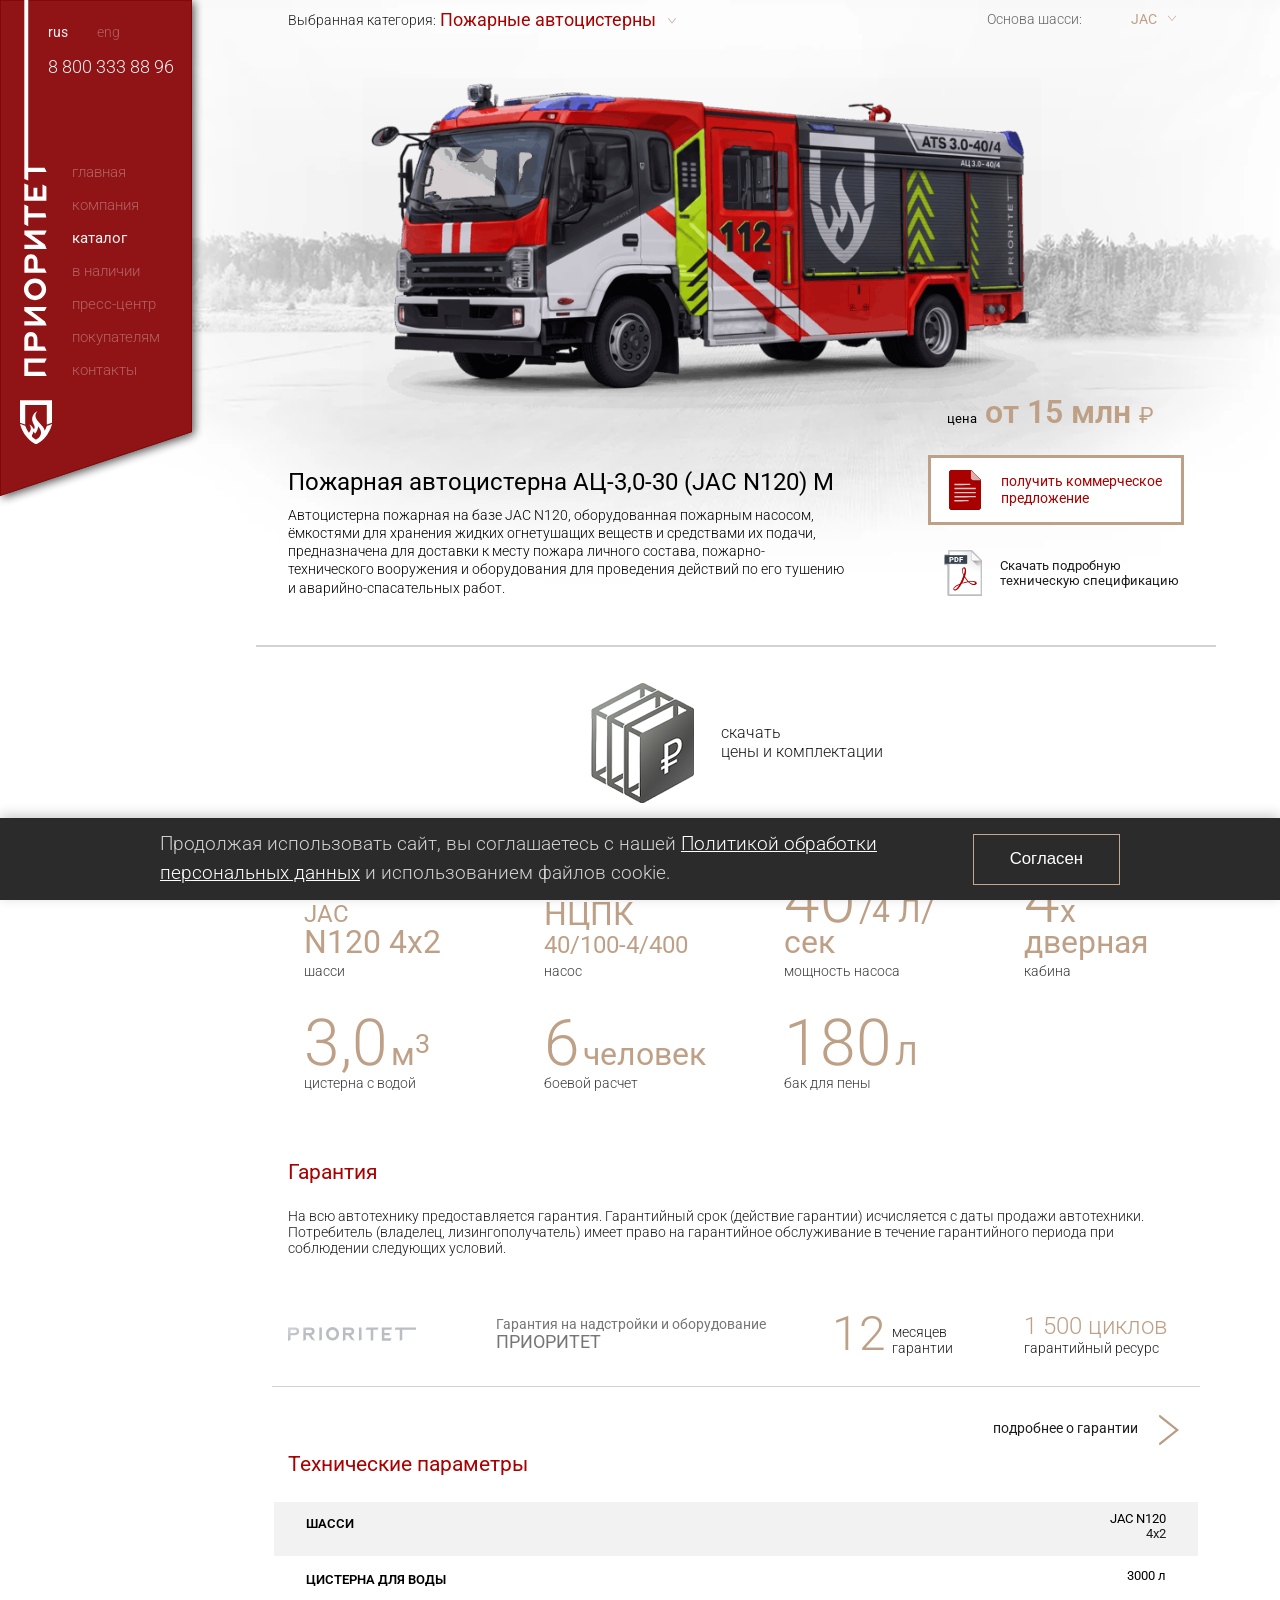
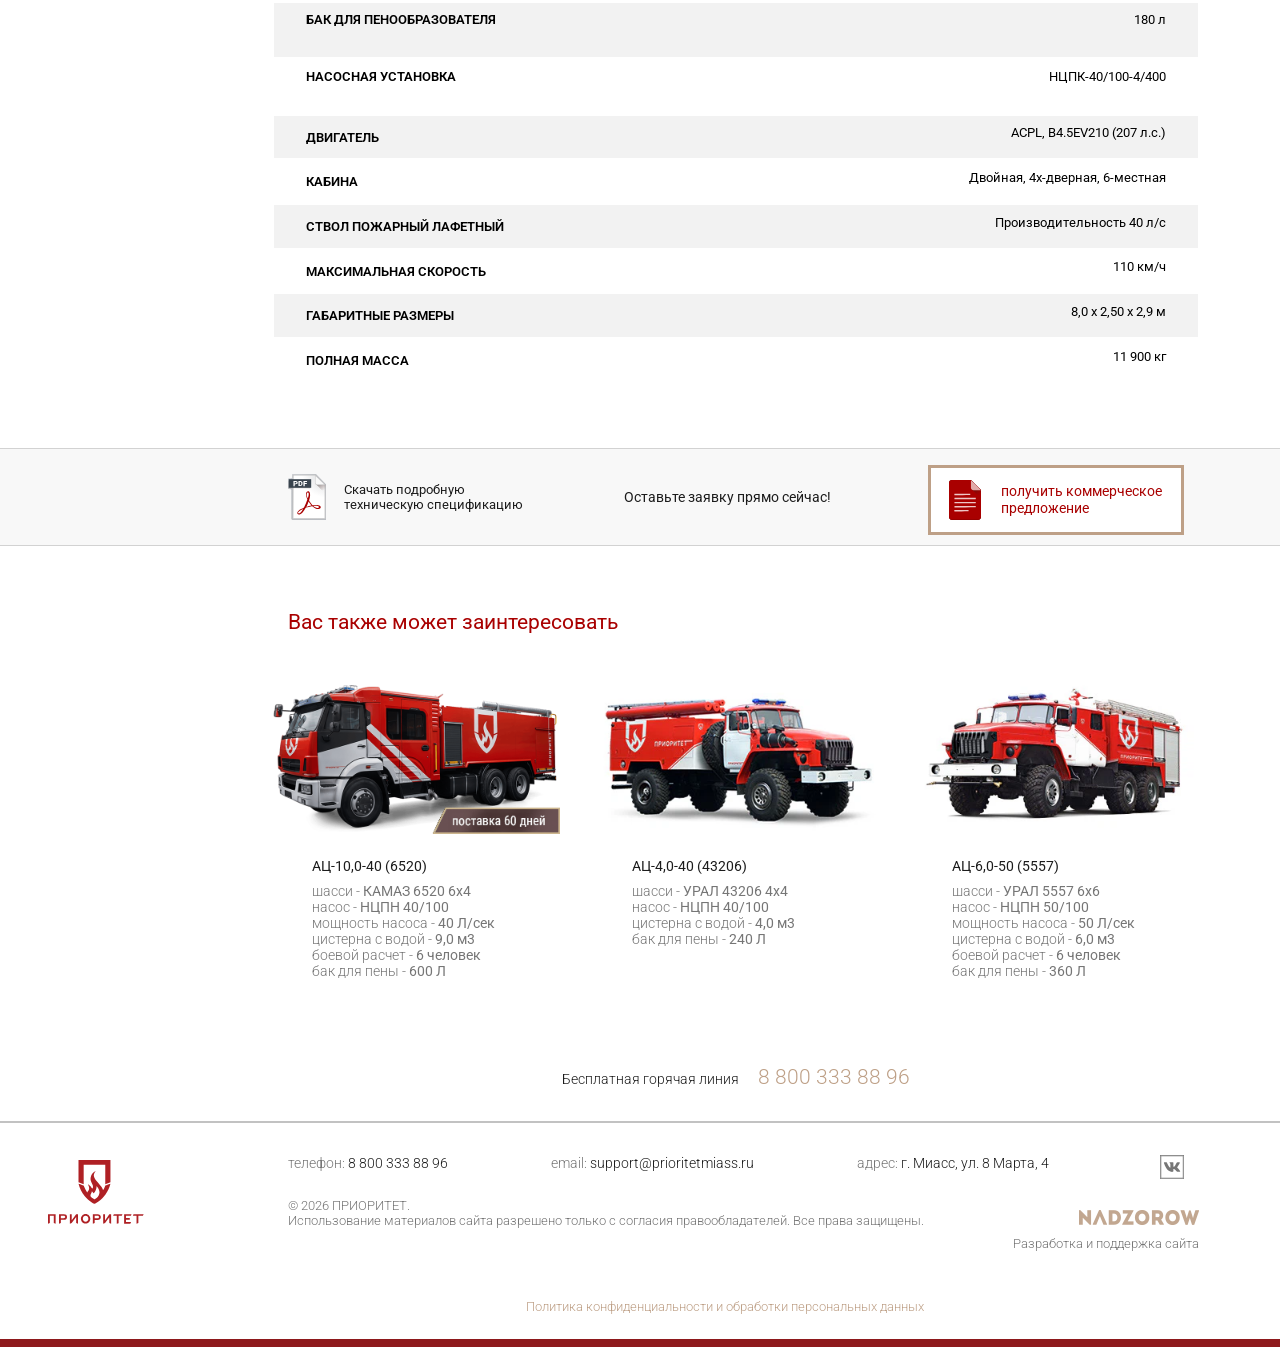
<file: catalog/ats-3-0-30-jac-n120-m/index.html>
<!DOCTYPE html>

<html lang="ru-RU" prefix="og: http://ogp.me/ns# article: http://ogp.me/ns/article#">
<head><script>window.OFFLINE_ROOT="../../";window.ym=function(){};</script><script src="../../offline-data.js"></script><script src="../../offline-runtime.js"></script>
<meta charset="utf-8"/>
<meta content="width=device-width, initial-scale=1" name="viewport"/>
<link href="index.html" hreflang="ru" rel="alternate"/>
<link href="https://prioritetmiass.ru/en/catalog/ats-3-0-30-jac-n120-m-2/" hreflang="en" rel="alternate"/>
<title>АЦ-3,0-30 (JAC N120) М - ПРИОРИТЕТ</title>
<link href="index.html" rel="canonical"/>
<meta content="ru_RU" property="og:locale"/>
<meta content="en_GB" property="og:locale:alternate"/>
<meta content="article" property="og:type"/>
<meta content="АЦ-3,0-30 (JAC N120) М - ПРИОРИТЕТ" property="og:title"/>
<meta content="Автоцистерна пожарная на базе JAC N120, оборудованная пожарным насосом, ёмкостями для хранения жидких огнетушащих веществ и средствами их подачи, предназначена для доставки к месту пожара личного состава, пожарно-технического вооружения и оборудования для проведения действий по его тушению и аварийно-спасательных работ." property="og:description"/>
<meta content="https://prioritetmiass.ru/catalog/ats-3-0-30-jac-n120-m/" property="og:url"/>
<meta content="ПРИОРИТЕТ" property="og:site_name"/>
<meta content="2026-10-20T22:44:09+00:00" property="article:modified_time"/>
<meta content="https://prioritetmiass.ru/wp-content/uploads/2026/10/az-30-jac-kzn_prev_min.png" property="og:image"/>
<meta content="720" property="og:image:width"/>
<meta content="400" property="og:image:height"/>
<meta content="image/png" property="og:image:type"/>
<meta content="summary_large_image" name="twitter:card"/>
<meta content="Примерное время для чтения" name="twitter:label1"/>
<meta content="1 минута" name="twitter:data1"/>
<script class="yoast-schema-graph" type="application/ld+json">{"@context":"https:\/\/schema.org","@graph":[{"@type":"WebPage","@id":"https:\/\/prioritetmiass.ru\/catalog\/ats-3-0-30-jac-n120-m\/","url":"https:\/\/prioritetmiass.ru\/catalog\/ats-3-0-30-jac-n120-m\/","name":"АЦ-3,0-30 (JAC N120) М - ПРИОРИТЕТ","isPartOf":{"@id":"https:\/\/prioritetmiass.ru\/#website"},"primaryImageOfPage":{"@id":"https:\/\/prioritetmiass.ru\/catalog\/ats-3-0-30-jac-n120-m\/#primaryimage"},"image":{"@id":"https:\/\/prioritetmiass.ru\/catalog\/ats-3-0-30-jac-n120-m\/#primaryimage"},"thumbnailUrl":"https:\/\/prioritetmiass.ru\/wp-content\/uploads\/2026\/10\/az-30-jac-kzn_prev_min.png","datePublished":"2026-10-14T07:40:42+00:00","dateModified":"2026-10-20T22:44:09+00:00","breadcrumb":{"@id":"https:\/\/prioritetmiass.ru\/catalog\/ats-3-0-30-jac-n120-m\/#breadcrumb"},"inLanguage":"ru-RU","potentialAction":[{"@type":"ReadAction","target":["https:\/\/prioritetmiass.ru\/catalog\/ats-3-0-30-jac-n120-m\/"]}]},{"@type":"ImageObject","inLanguage":"ru-RU","@id":"https:\/\/prioritetmiass.ru\/catalog\/ats-3-0-30-jac-n120-m\/#primaryimage","url":"https:\/\/prioritetmiass.ru\/wp-content\/uploads\/2026\/10\/az-30-jac-kzn_prev_min.png","contentUrl":"https:\/\/prioritetmiass.ru\/wp-content\/uploads\/2026\/10\/az-30-jac-kzn_prev_min.png","width":720,"height":400},{"@type":"BreadcrumbList","@id":"https:\/\/prioritetmiass.ru\/catalog\/ats-3-0-30-jac-n120-m\/#breadcrumb","itemListElement":[{"@type":"ListItem","position":1,"name":"Главная","item":"https:\/\/prioritetmiass.ru\/"},{"@type":"ListItem","position":2,"name":"Каталог","item":"https:\/\/prioritetmiass.ru\/catalog\/"},{"@type":"ListItem","position":3,"name":"АЦ-3,0-30 (JAC N120) М","item":"https:\/\/prioritetmiass.ru\/catalog\/ats-3-0-30-jac-n120-m\/"}]},{"@type":"WebSite","@id":"https:\/\/prioritetmiass.ru\/#website","url":"https:\/\/prioritetmiass.ru\/","name":"ПРИОРИТЕТ","description":"Компания «Приоритет» более 20 лет является одним из крупнейших российских производителей пожарной техники с непрерывным циклом производства, расположенного на территории Челябинской области в городе Миасс.","publisher":{"@id":"https:\/\/prioritetmiass.ru\/#organization"},"inLanguage":"ru-RU"},{"@type":"Organization","@id":"https:\/\/prioritetmiass.ru\/#organization","name":"ООО \"ПРИОРИТЕТ\"","url":"https:\/\/prioritetmiass.ru\/","logo":{"@type":"ImageObject","inLanguage":"ru-RU","@id":"https:\/\/prioritetmiass.ru\/#\/schema\/logo\/image\/","url":"https:\/\/prioritetmiass.ru\/wp-content\/uploads\/2019\/11\/logo_footer.png","contentUrl":"https:\/\/prioritetmiass.ru\/wp-content\/uploads\/2019\/11\/logo_footer.png","width":120,"height":79,"caption":"ООО \"ПРИОРИТЕТ\""},"image":{"@id":"https:\/\/prioritetmiass.ru\/#\/schema\/logo\/image\/"},"telephone":"+73513289969","email":"info@prioritetmiass.ru","address":{"@type":"PostalAddress","postalCode":"456317","addressRegion":"Челябинская область","addressLocality":"Миасс","streetAddress":"улица 8 Марта, дом 4","addressCountry":"RU"},"contactPoint":[{"@type":"ContactPoint","contactType":"customer service","url":"https:\/\/prioritetmiass.ru\/contacts\/","telephone":"+73513289969","email":"info@prioritetmiass.ru","description":"ПН-ПТ: 08:15–17:30, обед 12:30–13:15 СБ, ВС: выходные","hoursAvailable":[{"@type":"OpeningHoursSpecification","dayOfWeek":["https:\/\/schema.org\/Monday","https:\/\/schema.org\/Tuesday","https:\/\/schema.org\/Wednesday","https:\/\/schema.org\/Thursday","https:\/\/schema.org\/Friday"],"opens":"08:15","closes":"12:30"},{"@type":"OpeningHoursSpecification","dayOfWeek":["https:\/\/schema.org\/Monday","https:\/\/schema.org\/Tuesday","https:\/\/schema.org\/Wednesday","https:\/\/schema.org\/Thursday","https:\/\/schema.org\/Friday"],"opens":"13:15","closes":"17:30"}]},{"@type":"ContactPoint","contactType":"customer service","telephone":"+78003338896","contactOption":"https:\/\/schema.org\/TollFree"}]}]}</script>
<link href="https://prioritetmiass.ru/wp-json/oembed/1.0/embed?url=https%3A%2F%2Fprioritetmiass.ru%2Fcatalog%2Fats-3-0-30-jac-n120-m%2F&amp;lang=ru" rel="alternate" title="oEmbed (JSON)" type="application/json+oembed"/>
<link href="https://prioritetmiass.ru/wp-json/oembed/1.0/embed?url=https%3A%2F%2Fprioritetmiass.ru%2Fcatalog%2Fats-3-0-30-jac-n120-m%2F&amp;format=xml&amp;lang=ru" rel="alternate" title="oEmbed (XML)" type="text/xml+oembed"/>
<style id="wp-img-auto-sizes-contain-inline-css">
img:is([sizes=auto i],[sizes^="auto," i]){contain-intrinsic-size:3000px 1500px}
/*# sourceURL=wp-img-auto-sizes-contain-inline-css */
</style>
<style id="wp-emoji-styles-inline-css">

	img.wp-smiley, img.emoji {
		display: inline !important;
		border: none !important;
		box-shadow: none !important;
		height: 1em !important;
		width: 1em !important;
		margin: 0 0.07em !important;
		vertical-align: -0.1em !important;
		background: none !important;
		padding: 0 !important;
	}
/*# sourceURL=wp-emoji-styles-inline-css */
</style>
<style id="wp-block-library-inline-css">
:root{--wp-block-synced-color:#7a00df;--wp-block-synced-color--rgb:122,0,223;--wp-bound-block-color:var(--wp-block-synced-color);--wp-editor-canvas-background:#ddd;--wp-admin-theme-color:#007cba;--wp-admin-theme-color--rgb:0,124,186;--wp-admin-theme-color-darker-10:#006ba1;--wp-admin-theme-color-darker-10--rgb:0,107,160.5;--wp-admin-theme-color-darker-20:#005a87;--wp-admin-theme-color-darker-20--rgb:0,90,135;--wp-admin-border-width-focus:2px}@media (min-resolution:192dpi){:root{--wp-admin-border-width-focus:1.5px}}.wp-element-button{cursor:pointer}:root .has-very-light-gray-background-color{background-color:#eee}:root .has-very-dark-gray-background-color{background-color:#313131}:root .has-very-light-gray-color{color:#eee}:root .has-very-dark-gray-color{color:#313131}:root .has-vivid-green-cyan-to-vivid-cyan-blue-gradient-background{background:linear-gradient(135deg,#00d084,#0693e3)}:root .has-purple-crush-gradient-background{background:linear-gradient(135deg,#34e2e4,#4721fb 50%,#ab1dfe)}:root .has-hazy-dawn-gradient-background{background:linear-gradient(135deg,#faaca8,#dad0ec)}:root .has-subdued-olive-gradient-background{background:linear-gradient(135deg,#fafae1,#67a671)}:root .has-atomic-cream-gradient-background{background:linear-gradient(135deg,#fdd79a,#004a59)}:root .has-nightshade-gradient-background{background:linear-gradient(135deg,#330968,#31cdcf)}:root .has-midnight-gradient-background{background:linear-gradient(135deg,#020381,#2874fc)}:root{--wp--preset--font-size--normal:16px;--wp--preset--font-size--huge:42px}.has-regular-font-size{font-size:1em}.has-larger-font-size{font-size:2.625em}.has-normal-font-size{font-size:var(--wp--preset--font-size--normal)}.has-huge-font-size{font-size:var(--wp--preset--font-size--huge)}:root .has-text-align-center{text-align:center}:root .has-text-align-left{text-align:left}:root .has-text-align-right{text-align:right}.has-fit-text{white-space:nowrap!important}#end-resizable-editor-section{display:none}.aligncenter{clear:both}.items-justified-left{justify-content:flex-start}.items-justified-center{justify-content:center}.items-justified-right{justify-content:flex-end}.items-justified-space-between{justify-content:space-between}.screen-reader-text{word-wrap:normal!important;border:0;clip-path:inset(50%);height:1px;margin:-1px;overflow:hidden;padding:0;position:absolute;width:1px;word-break:normal!important}.screen-reader-text:focus{background-color:#ddd;clip-path:none;color:#444;display:block;font-size:1em;height:auto;left:5px;line-height:normal;padding:15px 23px 14px;text-decoration:none;top:5px;width:auto;z-index:100000}html :where(.has-border-color){border-style:solid}html :where([style^=border-color],[style*=";border-color"],[style*="; border-color"]){border-style:solid}html :where([style^=border-top-color],[style*=";border-top-color"],[style*="; border-top-color"]){border-top-style:solid}html :where([style^=border-right-color],[style*=";border-right-color"],[style*="; border-right-color"]){border-right-style:solid}html :where([style^=border-bottom-color],[style*=";border-bottom-color"],[style*="; border-bottom-color"]){border-bottom-style:solid}html :where([style^=border-left-color],[style*=";border-left-color"],[style*="; border-left-color"]){border-left-style:solid}html :where([style^=border-width],[style*=";border-width"],[style*="; border-width"]){border-style:solid}html :where([style^=border-top-width],[style*=";border-top-width"],[style*="; border-top-width"]){border-top-style:solid}html :where([style^=border-right-width],[style*=";border-right-width"],[style*="; border-right-width"]){border-right-style:solid}html :where([style^=border-bottom-width],[style*=";border-bottom-width"],[style*="; border-bottom-width"]){border-bottom-style:solid}html :where([style^=border-left-width],[style*=";border-left-width"],[style*="; border-left-width"]){border-left-style:solid}html :where(img[class*=wp-image-]){height:auto;max-width:100%}:where(figure){margin:0 0 1em}html :where(.is-position-sticky){--wp-admin--admin-bar--position-offset:var(--wp-admin--admin-bar--height,0px)}@media screen and (max-width:600px){html :where(.is-position-sticky){--wp-admin--admin-bar--position-offset:0px}}
/*wp_block_styles_on_demand_placeholder:6afd92b672eb4*/
/*# sourceURL=wp-block-library-inline-css */
</style>
<style id="classic-theme-styles-inline-css">
/*! This file is auto-generated */
.wp-block-button__link{color:#fff;background-color:#32373c;border-radius:9999px;box-shadow:none;text-decoration:none;padding:calc(.667em + 2px) calc(1.333em + 2px);font-size:1.125em}.wp-block-file__button{background:#32373c;color:#fff;text-decoration:none}
/*# sourceURL=/wp-includes/css/classic-themes.min.css */
</style>
<style id="wp-block-styles-placeholder-inline-css">
:root { --wp-internal-comment: "Placeholder for wp_hoist_late_printed_styles() to replace with the block styles printed at wp_footer." }
/*# sourceURL=wp-block-styles-placeholder-inline-css */
</style>
<style id="wp-global-styles-placeholder-inline-css">
:root { --wp-internal-comment: "Placeholder for wp_hoist_late_printed_styles() to replace with the global-styles printed at wp_footer." }
/*# sourceURL=wp-global-styles-placeholder-inline-css */
</style>
<link href="../../assets/styles-84afb80268a6.css" id="contact-form-7-css" media="all" rel="stylesheet"/>
<link href="../../assets/style-54b28ba74781.css" id="taxonomy-image-plugin-public-css" media="screen" rel="stylesheet"/>
<link href="../../assets/style-a0aa7575ba92.css" id="prioritet-style-css" media="all" rel="stylesheet"/>
<style id="prioritet-style-inline-css">
/* cyrillic-ext */
@font-face {
  font-family: 'Roboto';
  font-style: normal;
  font-weight: 300 600;
  font-stretch: 100%;
  font-display: swap;
  src: url(../../assets/roboto-cyrillic-ext-01f94d674d-f4a430c0e5a4.woff2) format('woff2');
  unicode-range: U+0460-052F, U+1C80-1C8A, U+20B4, U+2DE0-2DFF, U+A640-A69F, U+FE2E-FE2F;
}
/* cyrillic */
@font-face {
  font-family: 'Roboto';
  font-style: normal;
  font-weight: 300 600;
  font-stretch: 100%;
  font-display: swap;
  src: url(../../assets/roboto-cyrillic-481dd0c01e-d9e542178339.woff2) format('woff2');
  unicode-range: U+0301, U+0400-045F, U+0490-0491, U+04B0-04B1, U+2116;
}
/* greek-ext */
@font-face {
  font-family: 'Roboto';
  font-style: normal;
  font-weight: 300 600;
  font-stretch: 100%;
  font-display: swap;
  src: url(../../assets/roboto-greek-ext-ec7769b089-582187fecbe4.woff2) format('woff2');
  unicode-range: U+1F00-1FFF;
}
/* greek */
@font-face {
  font-family: 'Roboto';
  font-style: normal;
  font-weight: 300 600;
  font-stretch: 100%;
  font-display: swap;
  src: url(../../assets/roboto-greek-97fbf7bd0b-cac65f0a925e.woff2) format('woff2');
  unicode-range: U+0370-0377, U+037A-037F, U+0384-038A, U+038C, U+038E-03A1, U+03A3-03FF;
}
/* math */
@font-face {
  font-family: 'Roboto';
  font-style: normal;
  font-weight: 300 600;
  font-stretch: 100%;
  font-display: swap;
  src: url(../../assets/roboto-math-7cb4281a0c-d9a36052c615.woff2) format('woff2');
  unicode-range: U+0302-0303, U+0305, U+0307-0308, U+0310, U+0312, U+0315, U+031A, U+0326-0327, U+032C, U+032F-0330, U+0332-0333, U+0338, U+033A, U+0346, U+034D, U+0391-03A1, U+03A3-03A9, U+03B1-03C9, U+03D1, U+03D5-03D6, U+03F0-03F1, U+03F4-03F5, U+2016-2017, U+2034-2038, U+203C, U+2040, U+2043, U+2047, U+2050, U+2057, U+205F, U+2070-2071, U+2074-209F, U+20D0-20DC, U+20E1, U+20E5-20EF, U+2100-2112, U+2114-2115, U+2117-2121, U+2123-214F, U+2190, U+2192, U+2194-21AE, U+21B0-21E5, U+21F1-21F2, U+21F4-2211, U+2213-2214, U+2216-22FF, U+2308-230B, U+2310, U+2319, U+231C-2321, U+2336-237A, U+237C, U+2395, U+239B-23B7, U+23D0, U+23DC-23E1, U+2474-2475, U+25AF, U+25B3, U+25B7, U+25BD, U+25C1, U+25CA, U+25CC, U+25FB, U+266D-266F, U+27C0-27FF, U+2900-2AFF, U+2B0E-2B11, U+2B30-2B4C, U+2BFE, U+3030, U+FF5B, U+FF5D, U+1D400-1D7FF, U+1EE00-1EEFF;
}
/* symbols */
@font-face {
  font-family: 'Roboto';
  font-style: normal;
  font-weight: 300 600;
  font-stretch: 100%;
  font-display: swap;
  src: url(../../assets/roboto-symbols-2addf2d86d-60a261f9004b.woff2) format('woff2');
  unicode-range: U+0001-000C, U+000E-001F, U+007F-009F, U+20DD-20E0, U+20E2-20E4, U+2150-218F, U+2190, U+2192, U+2194-2199, U+21AF, U+21E6-21F0, U+21F3, U+2218-2219, U+2299, U+22C4-22C6, U+2300-243F, U+2440-244A, U+2460-24FF, U+25A0-27BF, U+2800-28FF, U+2921-2922, U+2981, U+29BF, U+29EB, U+2B00-2BFF, U+4DC0-4DFF, U+FFF9-FFFB, U+10140-1018E, U+10190-1019C, U+101A0, U+101D0-101FD, U+102E0-102FB, U+10E60-10E7E, U+1D2C0-1D2D3, U+1D2E0-1D37F, U+1F000-1F0FF, U+1F100-1F1AE, U+1F1E6-1F1FF, U+1F30D-1F30F, U+1F315, U+1F31C, U+1F31E, U+1F320-1F32C, U+1F336, U+1F378, U+1F37D, U+1F382, U+1F393-1F39F, U+1F3A7-1F3A8, U+1F3AC-1F3AF, U+1F3C2, U+1F3C4-1F3C6, U+1F3CA-1F3CE, U+1F3D4-1F3E0, U+1F3ED, U+1F3F1-1F3F3, U+1F3F5-1F3F7, U+1F408, U+1F415, U+1F41F, U+1F426, U+1F43F, U+1F441-1F442, U+1F444, U+1F446-1F449, U+1F44C-1F44E, U+1F453, U+1F46A, U+1F47D, U+1F4A3, U+1F4B0, U+1F4B3, U+1F4B9, U+1F4BB, U+1F4BF, U+1F4C8-1F4CB, U+1F4D6, U+1F4DA, U+1F4DF, U+1F4E3-1F4E6, U+1F4EA-1F4ED, U+1F4F7, U+1F4F9-1F4FB, U+1F4FD-1F4FE, U+1F503, U+1F507-1F50B, U+1F50D, U+1F512-1F513, U+1F53E-1F54A, U+1F54F-1F5FA, U+1F610, U+1F650-1F67F, U+1F687, U+1F68D, U+1F691, U+1F694, U+1F698, U+1F6AD, U+1F6B2, U+1F6B9-1F6BA, U+1F6BC, U+1F6C6-1F6CF, U+1F6D3-1F6D7, U+1F6E0-1F6EA, U+1F6F0-1F6F3, U+1F6F7-1F6FC, U+1F700-1F80B, U+1F810-1F847, U+1F850-1F859, U+1F860-1F887, U+1F890-1F8AD, U+1F8B0-1F8BB, U+1F8C0-1F8C1, U+1F8D0-1F8D8, U+1F900-1F90B, U+1F93B, U+1F946, U+1F984, U+1F996, U+1F9E9, U+1FA00-1FA6F, U+1FA70-1FA7C, U+1FA80-1FAC6, U+1FAC8, U+1FACC-1FADD, U+1FADF-1FAEB, U+1FAEF-1FAFA, U+1FB00-1FBFF;
}
/* vietnamese */
@font-face {
  font-family: 'Roboto';
  font-style: normal;
  font-weight: 300 600;
  font-stretch: 100%;
  font-display: swap;
  src: url(../../assets/roboto-vietnamese-0b60bbe04e-c9fa718d05fb.woff2) format('woff2');
  unicode-range: U+0102-0103, U+0110-0111, U+0128-0129, U+0168-0169, U+01A0-01A1, U+01AF-01B0, U+0300-0301, U+0303-0304, U+0308-0309, U+0323, U+0329, U+1EA0-1EF9, U+20AB;
}
/* latin-ext */
@font-face {
  font-family: 'Roboto';
  font-style: normal;
  font-weight: 300 600;
  font-stretch: 100%;
  font-display: swap;
  src: url(../../assets/roboto-latin-ext-cedb374b05-c6bb432dd56a.woff2) format('woff2');
  unicode-range: U+0100-02BA, U+02BD-02C5, U+02C7-02CC, U+02CE-02D7, U+02DD-02FF, U+0304, U+0308, U+0329, U+1D00-1DBF, U+1E00-1E9F, U+1EF2-1EFF, U+2020, U+20A0-20AB, U+20AD-20C4, U+2113, U+2C60-2C7F, U+A720-A7FF;
}
/* latin */
@font-face {
  font-family: 'Roboto';
  font-style: normal;
  font-weight: 300 600;
  font-stretch: 100%;
  font-display: swap;
  src: url(../../assets/roboto-latin-1404ca348b-d2f98be1dfab.woff2) format('woff2');
  unicode-range: U+0000-00FF, U+0131, U+0152-0153, U+02BB-02BC, U+02C6, U+02DA, U+02DC, U+0304, U+0308, U+0329, U+2000-206F, U+20AC, U+2122, U+2191, U+2193, U+2212, U+2215, U+FEFF, U+FFFD;
}

/*# sourceURL=prioritet-style-inline-css */
</style>
<link href="../../assets/animate-eef188c0dc11.css" id="prioritet-animate-css" media="all" rel="stylesheet"/>
<link href="../../assets/magnific-popup-88febdb47145.css" id="prioritet-magnific-popup-css" media="print" onload="this.media='all';this.onload=null" rel="stylesheet"/>
<noscript><link href="../../assets/magnific-popup-88febdb47145.css" id="prioritet-magnific-popup-css" media="all" rel="stylesheet"/>
</noscript>
<link href="../../assets/lightbox-3e2fbdf6ca98.css" id="prioritet-lightbox-css" media="print" onload="this.media='all';this.onload=null" rel="stylesheet"/>
<noscript><link href="../../assets/lightbox-3e2fbdf6ca98.css" id="prioritet-lightbox-css" media="all" rel="stylesheet"/>
</noscript>
<link href="../../assets/quote-form-9e2a336093df.css" id="prioritet-quote-form-css" media="print" onload="this.media='all';this.onload=null" rel="stylesheet"/>
<noscript><link href="../../assets/quote-form-9e2a336093df.css" id="prioritet-quote-form-css" media="all" rel="stylesheet"/>
</noscript>
<link href="../../assets/catalog-style-5f826dd3d6bb.css" id="catalog-style-css" media="all" rel="stylesheet"/>
<link href="https://prioritetmiass.ru/wp-json/" rel="https://api.w.org/"/><link href="https://prioritetmiass.ru/xmlrpc.php?rsd" rel="EditURI" title="RSD" type="application/rsd+xml"/>
<meta content="WordPress 7.1.4" name="generator"/>
<link href="../../index.html?p=5652" rel="shortlink"/>
<meta content="1.5.7" name="cdp-version"/><script type="text/javascript">window.wp_data = {"ajax_url":"https:\/\/prioritetmiass.ru\/wp-admin\/admin-ajax.php"};</script> <style>
			.goods-catalog-container {
				width: 100%;
							}
			.goods-catalog {
							}
			.goods-catalog .grid {
				width:190px
			}
			.goods-sidebar {
							}
			.goods-info {
				width: 60%			}
		</style>
<style id="wp-custom-css">
/* --- Стили для баннера 152-ФЗ (база 1rem = 40px) --- */
.fz152-banner {
    position: fixed;
    bottom: 0;
    left: 0;
    width: 100%;
    background-color: #2b2b2b;
    color: #ffffff;
    z-index: 99999;
    box-shadow: 0 -0.1rem 0.375rem rgba(0, 0, 0, 0.2); /* Тень ~4px 15px */
    padding: 0.375rem 0; /* Отступ ~15px */
    font-family: inherit; 
}

.fz152-banner-container {
    display: flex;
    justify-content: space-between;
    align-items: center;
    max-width: 30rem; /* Ширина ~1200px */
    margin: 0 auto;
    padding: 0 0.5rem; /* Отступы по бокам ~20px */
    gap: 0.5rem; /* Расстояние между текстом и кнопкой ~20px */
}

.fz152-text {
    margin: 0;
    font-size: 0.6rem; /* Размер текста ~14px */
    line-height: 1.5;
    color: #d1d1d1;
}

.fz152-text a {
    color: #ffffff;
    text-decoration: underline;
    transition: color 0.3s ease;
}

.fz152-text a:hover {
    color: #cc0000; 
    text-decoration: none;
}
.fz152-btn {
    background-color: transparent; /* Прозрачный фон */
    color: #ffffff; 
    border: 1px solid #c2a891; /* Тонкая рамка в цвет ваших ползунков */
    padding: 0.45rem 1.125rem; 
    cursor: pointer;
    border-radius: 0; /* Строгие прямые углы */
    font-weight: 400; /* Обычный шрифт вместо жирного */
    font-size: 0.525rem; 
    text-transform: none; /* Убираем принудительные заглавные буквы */
    transition: background-color 0.3s ease, color 0.3s ease;
    white-space: nowrap;
}

.fz152-btn:hover {
    background-color: #c2a891; /* При наведении кнопка заливается фирменным бежевым */
    color: #2b2b2b; /* А текст становится темным для контраста */
}

.fz152-btn:active {
    transform: scale(0.98);
}

/* Адаптивность для мобильных телефонов */
@media (max-width: 19.2rem) { /* Точка перелома ~768px */
    .fz152-banner-container {
        flex-direction: column;
        text-align: center;
        gap: 0.375rem; /* ~15px */
        padding: 0 0.375rem; /* ~15px */
    }
    .fz152-text {
        font-size: 0.3rem; /* ~12px */
    }
    .fz152-btn {
        width: 100%;
        padding: 0.3rem 0.5rem;
    }
}
</style>
<link href="../../assets/apple-icon-57x57-d3736296a676.png" rel="apple-touch-icon" sizes="57x57"/>
<link href="../../assets/apple-icon-60x60-b83f4108d9f1.png" rel="apple-touch-icon" sizes="60x60"/>
<link href="../../assets/apple-icon-72x72-85166d3e62b2.png" rel="apple-touch-icon" sizes="72x72"/>
<link href="../../assets/apple-icon-76x76-dbbb517f816b.png" rel="apple-touch-icon" sizes="76x76"/>
<link href="../../assets/apple-icon-114x114-72acafd9141e.png" rel="apple-touch-icon" sizes="114x114"/>
<link href="../../assets/apple-icon-120x120-26e14207fa6e.png" rel="apple-touch-icon" sizes="120x120"/>
<link href="../../assets/apple-icon-144x144-bb6871fe1f64.png" rel="apple-touch-icon" sizes="144x144"/>
<link href="../../assets/apple-icon-152x152-b20e6fcb581d.png" rel="apple-touch-icon" sizes="152x152"/>
<link href="../../assets/apple-icon-180x180-2b64786ee35c.png" rel="apple-touch-icon" sizes="180x180"/>
<link href="../../assets/android-icon-192x192-bfb912c037ad.png" rel="icon" sizes="192x192" type="image/png"/>
<link href="../../assets/favicon-32x32-789081e8be82.png" rel="icon" sizes="32x32" type="image/png"/>
<link href="../../assets/favicon-96x96-3ec2ce2dfd69.png" rel="icon" sizes="96x96" type="image/png"/>
<link href="../../assets/favicon-16x16-22eb07772eec.png" rel="icon" sizes="16x16" type="image/png"/>
<link href="https://prioritetmiass.ru/manifest.json" rel="manifest"/>
<meta content="#ffffff" name="msapplication-TileColor"/>
<meta content="/ms-icon-144x144.png" name="msapplication-TileImage"/>
<meta content="#ffffff" name="theme-color"/>
<meta content="9887594f7b6e04fd" name="yandex-verification"/>
<meta content="noindex, nofollow" name="robots"/><link href="../../offline-runtime.css" rel="stylesheet"/></head>
<body>
<header>
<div class="main_menu_mobile_back"></div>
<div class="main_menu">
<div class="back_image">
<svg height="620" viewbox="0 0 240 620" width="240" xmlns="http://www.w3.org/2000/svg"><defs><clippath id="v0j9a"><path d="M0 0h240v540L0 620z" fill="#fff"></path></clippath></defs><g><g><path d="M0 0h240v540L0 620z" fill="#8e1012"></path><path clip-path='url("#v0j9a")' d="M0 0v0h240v540L0 620v0z" fill="none" stroke="#7b0000" stroke-miterlimit="50" stroke-width="2"></path></g></g></svg> </div>
<a href="../../index.html">
<div class="main_menu_logo">
<svg style="enable-background:new 0 0 40 555;" version="1.1" viewbox="0 0 40 555" x="0px" xml:space="preserve" xmlns="http://www.w3.org/2000/svg" xmlns:xlink="http://www.w3.org/1999/xlink" y="0px"> <g id="Слой_7"> <g> <g> <polygon class="st0" points="0,500.4 0,528.4 6.5,530.7 6.5,506.3 33.5,506.3 33.5,530.7 40,528.4 40,500.4 "></polygon> <g> <g> <path class="st0" d="M37.8,530.9c-1,0.4-2,0.7-3,1.1c-0.3,0.1-1.1,0.2-1.2,0.5c-0.1,0.2-0.2,0.5-0.3,0.7 c-0.7,1.8-1.5,3.6-2.5,5.3c-0.3-2.5-1.9-4.4-3.4-6.2c-1.6-1.9-3.4-3.8-4.9-5.8c-1.4-1.7-2.8-3.7-3.1-5.9 c-0.4-2.6,0.9-4.4,2.4-6.4c-2.4,1.2-4.6,2.9-5.7,5.5c-0.9,2.1-1.1,4.2-0.6,6.4c0.4,1.9,2.4,5.5,2.5,6c0.3,1.4,0.6,2.9-0.3,4 c-1-0.1-1.5-1.3-2.5-2.7c-1.7-2.4-3.5-2.5-3.4-2.4c0.3,0.3,0.7,0.9,0.9,1.2c0.6,1.2,0.8,2.6,0.8,3.6c0,2-1.3,3.6-2.4,5.1 c-1.6-2.2-2.9-4.8-4-7.3c-0.1-0.3-0.2-0.7-0.4-1c-0.2-0.4-0.1-0.3-0.5-0.4c-0.6-0.2-1.2-0.4-1.8-0.6c-1.4-0.5-2.9-1-4.3-1.5 c2.1,8.5,7.1,16.4,14.1,21.7c0.8,0.6,1.7,1.2,2.5,1.7c0.9,0.6,1.9,1.3,2.9,1.6c0.8,0.2,1.8-0.4,2.5-0.8c1-0.6,2-1.2,2.9-1.9 c3.5-2.5,6.5-5.6,9-9.1c2.8-4,4.9-8.5,6-13.2C39.3,530.4,38.5,530.6,37.8,530.9z M25.2,544.7c-1.1,1.9-2.9,3.8-5,4.8 c-0.4,0.2-0.5,0.1-1-0.3c-0.3-0.2-0.7-0.5-1-0.7c-0.9-0.7-2.1-1.5-2.9-2.3c-1.6-2.1,1.7-4.3,1.2-6.8c1.1,0.9,1.6,1.5,2.2,2.6 c0.1,0.1,0.2,0.1,0.3,0c1-1.3,1.9-2.7,2.5-4.3c0.6-1.5,1.2-3.3,0.9-5C25.6,536.1,27.7,540.6,25.2,544.7z"></path> </g> </g> </g> </g> </g> <g id="Слой_6"> <g> <polygon class="st0" points="33.4,470 30.8,464.7 10.3,464.7 10.3,453.3 30.8,453.3 33.4,448.1 5.4,448.1 5.4,470 "></polygon> <path class="st0" d="M7.5,417.8L7.5,417.8c-1.4,1.6-2.1,3.8-2.1,6.5v14h27.9l-2.6-5.3h-8.9v-8.7c0-2.7-0.7-4.9-2.1-6.6 c-1.5-1.7-3.6-2.6-6.2-2.6C11,415.2,8.9,416.1,7.5,417.8z M10.3,433v-8.3c0-1.4,0.3-2.5,0.9-3.3c0.5-0.7,1.4-1,2.5-1 c1.2,0,2,0.3,2.5,1l0,0c0.6,0.8,0.9,2,0.9,3.4v8H10.3z"></path> <polygon class="st0" points="23.3,401.7 5.4,401.7 5.4,407 33.3,407 31.2,401.8 13.9,388.9 30.8,388.9 33.4,383.6 5.4,383.6 5.4,388.9 "></polygon> <path class="st0" d="M7.6,320.5L7.6,320.5c-1.4,1.6-2.1,3.8-2.1,6.5v13.9h27.8l-2.6-5.3H22v-8.5c0-2.7-0.7-4.9-2.1-6.6 c-1.5-1.7-3.6-2.6-6.2-2.6C11,318,9,318.8,7.6,320.5z M13.8,323.2c1.2,0,2,0.3,2.5,1l0,0c0.6,0.8,0.9,2,0.9,3.5v7.9h-6.8v-8.1 c0-1.4,0.3-2.5,0.9-3.3C11.8,323.6,12.6,323.2,13.8,323.2z"></path> <polygon class="st0" points="23.5,305.9 5.5,305.9 5.5,311.1 33.3,311.1 31.1,305.7 14,293.5 30.8,293.5 33.4,288.2 5.5,288.2 5.5,293.5 "></polygon> <polygon class="st0" points="10.3,282.7 10.3,272 32.9,272 31.7,266.7 10.3,266.7 10.3,257.7 5.4,255.7 5.4,280.4 "></polygon> <polygon class="st0" points="10.3,231.3 5.4,229.5 5.4,250.8 33,250.8 33,233.1 28.1,230.7 28.1,245.5 21.7,245.5 21.7,234.6 16.9,234.6 16.9,245.5 10.3,245.5 "></polygon> <polygon class="st0" points="5.4,223.9 10.3,225.5 10.3,215.1 33.3,215.1 30.7,209.8 10.3,209.8 10.3,0 5.4,0 "></polygon> <path class="st0" d="M4.9,361.7c0,7.5,6.2,13.5,13.9,13.5c7.7,0,13.9-6.1,13.9-13.5c0-7.5-6.2-13.5-13.9-13.5S4.9,354.3,4.9,361.7 z M18.8,353.7c4.7,0,8.4,3.5,8.4,8c0,4.5-3.7,8-8.4,8s-8.4-3.5-8.4-8S14.1,353.7,18.8,353.7z"></path> </g> </g> </svg>
</div>
</a>
<div class="main_menu_lang">
<a class="active blockh">rus</a><a class="blockh" href="https://prioritetmiass.ru/en/catalog/ats-3-0-30-jac-n120-m-2/">eng</a> </div>
<div class="main_menu_phone">
<a class="dh" href="tel:88003338896">8 800 333 88 96</a>
</div>
<div class="main_menu_urls">
<div class="menu-osnovnoe-menyu-container"><ul class="menu" id="menu-osnovnoe-menyu"><li class="menu-item menu-item-type-post_type menu-item-object-page menu-item-home menu-item-948" id="menu-item-948"><a href="../../index.html">главная</a></li>
<li class="menu-item menu-item-type-post_type menu-item-object-page menu-item-85" id="menu-item-85"><a href="../../about/index.html">компания</a></li>
<li class="menu-item menu-item-type-post_type_archive menu-item-object-goods current-menu-item menu-item-72" id="menu-item-72"><a href="../index.html">каталог</a></li>
<li class="menu-item menu-item-type-post_type menu-item-object-page menu-item-40" id="menu-item-40"><a href="../../specpred/index.html">в наличии</a></li>
<li class="menu-item menu-item-type-post_type menu-item-object-page menu-item-27" id="menu-item-27"><a href="../../press-centr/index.html">пресс-центр</a></li>
<li class="menu-item menu-item-type-post_type menu-item-object-page menu-item-97" id="menu-item-97"><a href="../../customers/index.html">покупателям</a></li>
<li class="menu-item menu-item-type-post_type menu-item-object-page menu-item-44" id="menu-item-44"><a href="../../contacts/index.html">контакты</a></li>
</ul></div> </div>
</div>
<div class="mobile_top">
<div class="mobile_top_inner">
<a class="mob11" href="../../index.html">
<svg id="Слой_1" style="enable-background:new 0 0 64 96;" version="1.1" viewbox="0 0 64 96" x="0px" xml:space="preserve" xmlns="http://www.w3.org/2000/svg" xmlns:xlink="http://www.w3.org/1999/xlink" y="0px"> <g id="Слой_8"> <g> <polygon class="st0" points="64,74.6 0,96 0,0 64,0 "></polygon> <path class="st1" d="M63.5,0.5v73.7l-63,21.1V0.5H63.5 M64,0H0v96l64-21.4V0L64,0z"></path> </g> </g> <g> <g> <polygon class="st2" points="15,20 15,43.5 20.4,45.3 20.4,24.9 43.1,24.9 43.1,45.3 48.5,43.5 48.5,20 "></polygon> <g> <g> <path class="st2" d="M46.7,45.5c-0.8,0.3-1.7,0.6-2.5,0.9c-0.2,0.1-0.9,0.2-1,0.3c-0.1,0.1-0.1,0.5-0.2,0.6 c-0.6,1.5-1.3,3-2.1,4.5c-0.2-2.1-1.5-3.7-2.9-5.2c-1.4-1.6-2.9-3.2-4.1-4.8c-1.1-1.5-2.3-3.1-2.6-4.9c-0.3-2.2,0.8-3.7,2-5.3 c-2.1,1-3.9,2.4-4.7,4.6c-0.7,1.7-0.9,3.4-0.5,5.3c0.3,1.6,2,4.6,2.1,5c0.3,1.1,0.5,2.4-0.2,3.3c-0.8-0.1-1.3-1-2.1-2.3 c-1.5-2.1-3-2.1-2.9-2.1c0.2,0.2,0.6,0.8,0.7,1c0.6,1,0.7,2.2,0.7,3.1c0,1.7-1,3-2.1,4.2c-1.4-1.8-2.4-4-3.3-6.1 c-0.1-0.2-0.2-0.6-0.3-0.8c-0.2-0.3-0.1-0.2-0.5-0.3c-0.5-0.1-1-0.3-1.5-0.6c-1.1-0.5-2.4-0.8-3.6-1.3C16.7,52,21,58.6,26.8,63 c0.7,0.5,1.4,1,2.1,1.5c0.8,0.5,1.6,1,2.4,1.3c0.7,0.2,1.5-0.3,2.1-0.7c0.8-0.5,1.6-1,2.4-1.5c3-2.1,5.5-4.6,7.5-7.6 c2.3-3.3,4-7.1,5-11C47.9,45.1,47.2,45.3,46.7,45.5z M36.1,57c-0.9,1.6-2.4,3.2-4.1,4c-0.3,0.2-0.5,0-0.8-0.2 c-0.2-0.2-0.6-0.3-0.8-0.6c-0.8-0.6-1.7-1.3-2.4-2c-1.4-1.7,1.4-3.6,1-5.7c0.9,0.8,1.3,1.3,1.8,2.2c0,0.1,0.2,0.1,0.2,0 c0.9-1.1,1.6-2.2,2.2-3.6c0.5-1.3,1-2.8,0.8-4.1C36.5,49.9,38.2,53.6,36.1,57z"></path> </g> </g> </g> </g> </svg>
</a>
<a class="mob12" href="../../index.html">
<svg style="enable-background:new 0 0 72 48;" version="1.1" viewbox="0 0 72 48" x="0px" xml:space="preserve" xmlns="http://www.w3.org/2000/svg" xmlns:xlink="http://www.w3.org/1999/xlink" y="0px"> <g id="Слой_8"> <g> <polygon class="st0" points="52,48 72,0 0,0 0,48 "></polygon> <path class="st1" d="M0.5,47.6h51.1L71.4,0.4H0.5L0.5,47.6 M0,48L0,0h72L52,48H0L0,48z"></path> </g> <g> <g> <polygon class="st2" points="16,8 16,24.9 19.9,26.3 19.9,11.5 36.2,11.5 36.2,26.3 40.2,24.9 40.2,8 "></polygon> <g> <g> <path class="st2" d="M38.8,26.4c-0.6,0.2-1.2,0.4-1.8,0.7c-0.2,0.1-0.6,0.1-0.8,0.3c-0.1,0.1-0.1,0.3-0.2,0.4 c-0.4,1.1-0.9,2.2-1.5,3.2c-0.2-1.5-1.1-2.6-2.1-3.7c-1-1.2-2-2.3-3-3.5c-0.8-1.1-1.7-2.2-1.9-3.6c-0.2-1.6,0.5-2.7,1.4-3.9 c-1.5,0.8-2.8,1.8-3.4,3.3c-0.5,1.3-0.7,2.5-0.4,3.9c0.3,1.1,1.4,3.3,1.5,3.6c0.2,0.8,0.3,1.7-0.2,2.4 c-0.6-0.1-0.9-0.8-1.5-1.6C24,26.5,23,26.4,23,26.5c0.2,0.2,0.4,0.6,0.5,0.7c0.4,0.7,0.5,1.6,0.5,2.2c0,1.2-0.8,2.2-1.5,3.1 c-1-1.3-1.8-2.9-2.4-4.4c-0.1-0.2-0.1-0.4-0.2-0.6c-0.1-0.2-0.1-0.2-0.3-0.2c-0.4-0.1-0.7-0.3-1.1-0.4 c-0.9-0.3-1.7-0.6-2.6-0.9c1.3,5.1,4.3,9.9,8.5,13.1c0.5,0.4,1,0.7,1.5,1c0.6,0.3,1.1,0.8,1.8,0.9c0.5,0.1,1.1-0.2,1.5-0.5 c0.6-0.3,1.2-0.7,1.8-1.1c2.1-1.5,3.9-3.4,5.4-5.5c1.7-2.4,2.9-5.1,3.6-8C39.7,26.1,39.3,26.3,38.8,26.4z M31.2,34.8 c-0.7,1.2-1.8,2.3-3,2.9c-0.3,0.1-0.3,0-0.6-0.2c-0.2-0.1-0.4-0.3-0.6-0.4c-0.6-0.4-1.3-0.9-1.8-1.4c-1-1.3,1-2.6,0.8-4.1 c0.6,0.6,0.9,0.9,1.3,1.6c0,0.1,0.1,0.1,0.2,0c0.6-0.8,1.2-1.6,1.5-2.6c0.3-0.9,0.7-2,0.5-3C31.4,29.6,32.7,32.3,31.2,34.8z"></path> </g> </g> </g> </g> </g> </svg>
</a>
<a class="search-toggle" href="#search-popup"><svg height="21" id="Слой_1" style="enable-background:new 0 0 1024 1025;" version="1.1" viewbox="0 0 1024 1025" width="21" x="0px" xml:space="preserve" xmlns="http://www.w3.org/2000/svg" xmlns:xlink="http://www.w3.org/1999/xlink" y="0px"> <g> <g> <path d="M526.2,194.8c8.6,8.6,16.6,17.8,24.1,27.4c-2.2-2.9-4.5-5.8-6.7-8.7c14.6,19.1,26.8,39.9,36.2,62 c-1.5-3.4-2.9-6.9-4.3-10.2c9.7,23.1,16.3,47.4,19.6,72.3c-0.5-3.8-1-7.7-1.5-11.4c3.2,24.7,3.2,49.7,0,74.4 c0.5-3.8,1-7.7,1.5-11.4c-3.4,24.9-9.9,49.1-19.6,72.3c1.5-3.4,2.9-6.9,4.3-10.2c-9.4,22.1-21.5,42.9-36.2,62 c2.2-2.9,4.5-5.8,6.7-8.7c-14.9,19.3-32.3,36.6-51.5,51.5c2.9-2.2,5.8-4.5,8.7-6.7c-19.1,14.6-39.9,26.8-62,36.2 c3.4-1.5,6.9-2.9,10.2-4.3c-23.1,9.7-47.4,16.3-72.3,19.6c3.8-0.5,7.7-1,11.4-1.5c-24.7,3.2-49.7,3.2-74.4,0 c3.8,0.5,7.7,1,11.4,1.5c-24.9-3.4-49.1-9.9-72.3-19.6c3.4,1.5,6.9,2.9,10.2,4.3c-22.1-9.4-42.9-21.5-62-36.2 c2.9,2.2,5.8,4.5,8.7,6.7c-19.3-14.9-36.6-32.3-51.5-51.5c2.2,2.9,4.5,5.8,6.7,8.7c-14.6-19.1-26.8-39.9-36.2-62 c1.5,3.4,2.9,6.9,4.3,10.2c-9.7-23.1-16.3-47.4-19.6-72.3c0.5,3.8,1,7.7,1.5,11.4c-3.2-24.7-3.2-49.7,0-74.4 c-0.5,3.8-1,7.7-1.5,11.4c3.4-24.9,9.9-49.1,19.6-72.3c-1.5,3.4-2.9,6.9-4.3,10.2c9.4-22.1,21.5-42.9,36.2-62 c-2.2,2.9-4.5,5.8-6.7,8.7c14.9-19.3,32.3-36.6,51.5-51.5c-2.9,2.2-5.8,4.5-8.7,6.7c19.1-14.6,39.9-26.8,62-36.2 c-3.4,1.5-6.9,2.9-10.2,4.3c23.1-9.7,47.4-16.3,72.3-19.6c-3.8,0.5-7.7,1-11.4,1.5c24.7-3.2,49.7-3.2,74.4,0 c-3.8-0.5-7.7-1-11.4-1.5c24.9,3.4,49.1,9.9,72.3,19.6c-3.4-1.5-6.9-2.9-10.2-4.3c22.1,9.4,42.9,21.5,62,36.2 c-2.9-2.2-5.8-4.5-8.7-6.7C508.4,178.1,517.6,186.1,526.2,194.8c7.8,7.8,19.4,12.6,30.5,12.6c10.6,0,23.1-4.6,30.5-12.6 c7.5-8.2,13.1-18.9,12.6-30.5c-0.5-11.4-4.4-22.2-12.6-30.5c-46.2-45.9-107-78.7-171.4-89.5c-17.4-2.9-35-5-52.7-5.3 c-16.2-0.3-32.2,1-48.2,3.2c-16.1,2.2-31.9,5-47.5,9.6c-17,5-33.5,11.6-49.6,19c-29.7,13.8-57.1,33-81.1,55.2 c-24.5,22.6-45.8,49.7-62,78.9c-15.5,27.9-27.4,58.5-33.8,89.8s-9.1,63.8-6,95.7c3.1,32.3,9.8,63.8,22.3,93.7 c6.9,16.5,14.3,32.7,23.8,47.9c9.6,15.6,20.7,30.3,32.6,44.2c21.7,25.3,48.1,47.2,76.5,64.5c27.3,16.6,57.8,29.3,88.9,37 c62,15.3,129.8,12.7,189.8-9.9c16.8-6.4,33.4-13.6,49.1-22.5c15.7-8.9,30.2-19.5,44.4-30.7c26.3-20.8,48.8-46.5,67.3-74.4 c35.5-53.5,54-119.4,52.6-183.6c-1.5-64.5-22-129.6-60.3-181.7c-10.7-14.5-21.9-28.3-34.6-41c-7.7-7.8-19.4-12.6-30.5-12.6 c-10.6,0-23.1,4.6-30.5,12.6c-7.5,8.2-13.1,18.9-12.6,30.5C514.1,175.7,517.9,186.5,526.2,194.8z" style="fill: #999ea382"></path> </g> </g> <g> <g> <path d="M526.2,592.5c20.9,20.9,41.9,41.9,62.8,62.8c33.4,33.4,271.4,271.4,304.8,304.8c7.7,7.7,15.4,15.4,23.1,23.1 c7.8,7.8,19.4,12.6,30.5,12.6c10.6,0,23.1-4.6,30.5-12.6c7.5-8.2,13.1-18.9,12.6-30.5c-0.5-11.4-4.4-22.2-12.6-30.5 c-20.9-20.9-246.6-246.6-267.5-267.5C677,621.4,643.6,588,610.2,554.6c-7.7-7.7-15.4-15.4-23.1-23.1c-7.8-7.8-19.4-12.6-30.5-12.6 c-10.6,0-23.1,4.6-30.5,12.6c-7.5,8.2-13.1,18.9-12.6,30.5C514.1,573.5,517.9,584.2,526.2,592.5L526.2,592.5z" style="fill: #999ea382"></path> </g> </g> </svg>поиск</a>
<p class="mobile_top_text">меню    </p><button class="cmn-toggle-switch cmn-toggle-switch__htx"><span>меню</span></button>
</div>
</div>
</header>
<div class="goods-catalog-container">
<div class="goods_catalog">
<div class="catalog-inner">
<div class="color_set product_page_fixed">
<div class="container products_panel_fixed_parent">
<div class="products_panel products_panel_fixed">
<p class="panel_category txt">Выбранная категория:</p>
<h2 class="red dh">
<a class="red" href="../index.html?cat_id=18">Пожарные автоцистерны</a> <svg height="20" viewbox="0 0 30 20" width="30" xmlns="http://www.w3.org/2000/svg"><g><g><path d="M.352 1.54C.12 1.24.004 1.017.004.866c0-.23.12-.43.362-.6C.607.098.892.013 1.22.013c.483 0 .908.23 1.274.692L15.002 16.52 27.51.685c.366-.462.79-.692 1.274-.692.328 0 .612.085.854.254.24.17.362.37.362.6 0 .15-.116.375-.348.672L15.002 20z" fill="#ba9c82"></path></g></g></svg></h2>
<a class="show_product_menu_url blockh gold" href="#">JAC <svg height="20" viewbox="0 0 30 20" width="30" xmlns="http://www.w3.org/2000/svg"><g><g><path d="M.352 1.54C.12 1.24.004 1.017.004.866c0-.23.12-.43.362-.6C.607.098.892.013 1.22.013c.483 0 .908.23 1.274.692L15.002 16.52 27.51.685c.366-.462.79-.692 1.274-.692.328 0 .612.085.854.254.24.17.362.37.362.6 0 .15-.116.375-.348.672L15.002 20z" fill="#ba9c82"></path></g></g></svg></a>
<p class="show_product_menu blockh">Основа шасси:</p>
</div>
</div>
</div>
<div class="product__slider wow fadeIn" data-wow-delay="0.2s" style='background-image:url("../../assets/slide_product-1680-65aec57257c7.webp");--product-bg-mobile:image-set(url("../../assets/slide_product-768-3c45845075e2.webp") 1x,url("../../assets/slide_product-1280-44bdb812cbf0.webp") 2x);--product-bg-tablet:image-set(url("../../assets/slide_product-1280-44bdb812cbf0.webp") 1x,url("../../assets/slide_product-1680-65aec57257c7.webp") 2x);'>
<div class="slide">
<div class="container img__holder">
<div class="container_img_fix">
<img alt="Пожарная автоцистерна АЦ-3,0-30 (JAC N120) M" class="attachment-full size-full" decoding="async" fetchpriority="high" height="683" loading="eager" sizes="(max-width: 759px) 295.17px, (max-width: 1000px) 566.72px, 53.13vw" src="../../assets/az-30-jac-kzn_min-2d7cab5d3e02.png" srcset="../../assets/az-30-jac-kzn_min-2d7cab5d3e02.png 1400w, ../../assets/az-30-jac-kzn_min-300x146-png-3089ea42e377.webp 300w, ../../assets/az-30-jac-kzn_min-1024x500-png-5ddf2a35942d.webp 1024w, ../../assets/az-30-jac-kzn_min-768x375-png-94917990d897.webp 768w" style="width:auto;" width="1400"/> </div>
</div>
</div>
<div class="container_holder">
<div class="container">
<div class="product_top_container">
<h1 class="product__name wow fadeInRight">Пожарная автоцистерна АЦ-3,0-30 (JAC N120) M</h1>
<p class="product__description wow fadeInRight txt" data-wow-delay="0.2s">Автоцистерна пожарная на базе JAC N120, оборудованная пожарным насосом,
ёмкостями для хранения жидких огнетушащих веществ и средствами их подачи,
предназначена для доставки к месту пожара личного состава, пожарно-технического вооружения и оборудования для проведения действий по его тушению и аварийно-спасательных работ.</p>
</div>
<div class="guarantee_slider">
<div class="product_page_price">
<p>
<span>цена </span> от 15 млн <span>₽</span> </p>
</div>
<a href="#contacts-popup">
<div class="guarantee_get_block kp">
<div>
<svg id="Слой_1" style="enable-background:new 0 0 40 50;" version="1.1" viewbox="0 0 40 50" x="0px" xml:space="preserve" xmlns="http://www.w3.org/2000/svg" xmlns:xlink="http://www.w3.org/1999/xlink" y="0px">
<g>
<path class="st0" d="M36.7,9.2c-3.1-3-6.1-6.1-9.1-9.1h-24C1.6,0.1,0,1.7,0,3.7v42.7c0,2,1.6,3.6,3.6,3.6h32.8c2,0,3.6-1.6,3.6-3.6
		V12.5C38.9,11.5,37.8,10.3,36.7,9.2z"></path>
<path class="st1" d="M36.7,9.2c-3.1-3-6.1-6.1-9.1-9.1h-24C1.6,0.1,0,1.7,0,3.7v42.4c0,2,1.6,3.6,3.6,3.6h32.8c2,0,3.6-1.6,3.6-3.6
		V12.5C38.9,11.5,37.8,10.3,36.7,9.2z"></path>
<lineargradient gradienttransform="matrix(1 0 0 1 0 -792)" gradientunits="userSpaceOnUse" id="SVGID_12_" x1="31.4635" x2="39.1982" y1="800.9838" y2="810.3148">
<stop offset="0" style="stop-color:#231F20;stop-opacity:0.5"></stop>
<stop offset="1" style="stop-color:#52160E;stop-opacity:0"></stop>
</lineargradient>
<path class="st2" d="M27.6,10.5c0.1,0.1,0.1,0.2,0.2,0.3c0.6,1.2,1.5,1.7,2.8,1.7c3,0,6,0,9,0c0.2,0,0.2,0.1,0.4,0.2
		c0,0,0,0.5,0,0.7c0,1.8,0,3.7,0,5.5c-0.1,0-2.6,0.1-3.2,0.1c-1.4,0-2.2-1-3-1.9c-1.4-1.6-2.9-3.1-4.5-4.5c-0.6-0.5-1.2-0.9-1.5-1.6
		C27.7,10.9,27.6,10.7,27.6,10.5z"></path>
<path class="st3" d="M16.7,19c-3.2,0-6.4,0-9.6,0c-0.4,0-0.4-0.3-0.4-1.2c0-0.5,0.1-0.7,0.2-0.6c0.1,0,0.1,0,0.2,0
		c6.4,0,12.8,0,19.1,0c0.2,0,0.4-0.2,0.4,0.8c0,0.8-0.1,0.9-0.4,0.9C23.1,19,19.9,19,16.7,19z"></path>
<path class="st4" d="M22,11.4c0,0.1-0.1,0.1-0.2,0.1s-0.2,0-0.1-0.1c0-0.1,0.1-0.1,0.2-0.1C21.9,11.2,22,11.3,22,11.4z"></path>
<path class="st5" d="M0.5,48.4C0.5,48.4,0.5,48.3,0.5,48.4C0.4,48.4,0.5,48.4,0.5,48.4z"></path>
<path class="st6" d="M36.3,8.9c-2.8-2.8-5.6-5.6-8.4-8.4c-0.1-0.1-0.2-0.2-0.3-0.3c0,0,0,0-0.1,0h-0.4l0,0c0.1,0,0.2,0,0.3,0.2v0.1
		c0,0.1,0,0.2,0,0.3c0,3.1,0,6.1,0,9.2c0,0.1,0,0.6,0.3,1c0.2,0.3,0.8,1.7,2.9,1.7c3,0,6,0,9,0c0.2,0,0.2,0.1,0.4,0.2v-0.1
		c0,0,0-0.1-0.1-0.1C38.7,11.3,37.5,10.1,36.3,8.9z"></path>
<path class="st3" d="M20.1,24.1c-4.3,0-8.6,0-12.8,0c-0.5,0-0.6-0.3-0.5-1.2c0-0.5,0.1-0.7,0.3-0.6c0.1,0,0.1,0,0.2,0
		c8.6,0,17.2,0,25.7,0c0.3,0,0.6-0.2,0.5,0.8c0,0.8-0.1,0.9-0.5,0.9C28.7,24.1,24.4,24.1,20.1,24.1z"></path>
<path class="st3" d="M20.1,29.2c-4.3,0-8.6,0-12.8,0c-0.5,0-0.6-0.3-0.5-1.2c0-0.5,0.1-0.7,0.3-0.6c0.1,0,0.1,0,0.2,0
		c8.6,0,17.2,0,25.7,0c0.3,0,0.6-0.2,0.5,0.8c0,0.8-0.1,0.9-0.5,0.9C28.7,29.2,24.4,29.2,20.1,29.2z"></path>
<path class="st3" d="M20.1,34.3c-4.3,0-8.6,0-12.8,0c-0.5,0-0.6-0.3-0.5-1.2c0-0.5,0.1-0.7,0.3-0.6c0.1,0,0.1,0,0.2,0
		c8.6,0,17.2,0,25.7,0c0.3,0,0.6-0.2,0.5,0.8c0,0.8-0.1,0.9-0.5,0.9C28.7,34.3,24.4,34.3,20.1,34.3z"></path>
<path class="st3" d="M15.6,39.3c-2.9,0-5.7,0-8.6,0c-0.3,0-0.4-0.3-0.4-1.2c0-0.5,0.1-0.7,0.2-0.6h0.1c5.7,0,11.5,0,17.2,0
		c0.2,0,0.4-0.2,0.4,0.8c0,0.8-0.1,0.9-0.3,0.9C21.4,39.3,18.5,39.3,15.6,39.3z"></path>
</g>
</svg>
<p class="red blockh">получить коммерческое<br/>предложение</p>
</div>
</div>
</a>
<div class="guarantee_get_block pdf">
<svg id="Слой_1" style="enable-background:new 0 0 50 60;" version="1.1" viewbox="0 0 50 60" x="0px" xml:space="preserve" xmlns="http://www.w3.org/2000/svg" xmlns:xlink="http://www.w3.org/1999/xlink" y="0px">
<path class="st0" d="M48,12c-0.6-0.6-1.1-1.2-1.6-1.7C44,8,41.6,5.6,39.4,3.3c-1-1-1.9-2-2.8-2.9c-0.3-0.3-0.6-0.4-1-0.4H6.7
	C6,0,5.2,0.6,5.2,1.4v3c0,0.8-0.4,1.4-1.2,1.4H1.4C0.6,5.8,0,6.4,0,7.2v11.1c0,0.8,0.6,1.4,1.4,1.4l1.7,0.1c0.8,0,1.4,0.6,1.4,1.4
	v37.6C4.5,59.5,6,60,6.7,60h41.9c0.8,0,1.4-0.6,1.4-1.4V14.7c0-0.4-0.2-0.7-0.4-1C49,13.2,48.5,12.5,48,12z"></path>
<path class="st0" d="M6.5,59.8h42.3c0.5,0,0.9-0.4,0.9-0.9V14.5c0-0.2-0.1-0.4-0.3-0.6c-0.3-0.3-0.6-0.6-0.8-0.9
	c-0.3-0.3-0.5-0.6-0.8-0.9c-0.3-0.3-0.6-0.7-0.9-1c-0.3-0.3-0.5-0.5-0.7-0.8c-1.6-1.5-3.2-3.1-4.7-4.7c-0.8-0.8-1.5-1.5-2.3-2.3
	c-0.6-0.6-1.1-1.1-1.7-1.7c-0.4-0.4-0.8-0.8-1.2-1.3c-0.2-0.2-0.4-0.3-0.6-0.3H6.5C6,0.2,5.5,0.6,5.5,1.1v3C5.5,5.2,4.7,6,3.7,6H1.2
	C0.7,6,0.3,6.4,0.3,6.9v11.2c0,0.5,0.4,0.9,0.9,0.9l1.8,0.1c0,0,0,0,0,0c1,0,1.9,0.9,1.9,1.9V59C4.8,59.3,5.8,59.8,6.5,59.8z"></path>
<path class="st0" d="M6.8,59.2h41.7c0.5,0,0.9-0.4,0.9-0.9V14.7c0-0.2-0.1-0.4-0.3-0.6c-0.3-0.3-0.5-0.6-0.8-0.9
	c-0.3-0.3-0.5-0.6-0.8-0.9c-0.3-0.3-0.6-0.6-0.9-0.9c-0.2-0.3-0.5-0.5-0.7-0.8c-1.6-1.5-3.1-3.1-4.7-4.6c-0.8-0.8-1.5-1.5-2.2-2.2
	c-0.6-0.6-1.1-1.1-1.6-1.7c-0.4-0.4-0.8-0.8-1.2-1.2c-0.2-0.2-0.4-0.3-0.6-0.3H6.8C6.3,0.7,5.8,1,5.8,1.5v3.7C5.8,6.3,6,6.4,5,6.4
	H1.5C1,6.4,0.6,6.8,0.6,7.3v11c0,0.5,0.4,0.6,1.5,0.6c0,0,1.8,0,1.8,0c1,0,1.2,0.7,1.2,1.7v37.9C5.1,58.7,6.1,59.2,6.8,59.2z"></path>
<path class="st0" d="M6.7,58.6H48c0.5,0,0.9-0.4,0.9-0.9V15c0-0.2-0.1-0.4-0.3-0.6c-0.3-0.3-0.5-0.6-0.8-0.8
	c-0.3-0.3-0.5-0.6-0.8-0.8c-0.3-0.3-0.6-0.6-0.9-0.9c-0.2-0.3-0.5-0.5-0.7-0.7c-1.5-1.5-3.1-3-4.6-4.5c-0.7-0.7-1.5-1.5-2.2-2.2
	c-0.5-0.5-1.1-1.1-1.6-1.6c-0.4-0.4-0.8-0.8-1.2-1.2c-0.2-0.2-0.4-0.3-0.6-0.3H7.2c-0.5,0-1,0.4-1,0.9v3.6c0,1.1,0.3,1.2-0.7,1.2H2
	c-0.5,0-0.9,0.4-0.9,0.9v10.8c0,0.5,0.4,0.6,1.4,0.6c0,0,1.8,0,1.8,0c1,0,1.2,0.7,1.2,1.7l0.1,37.5C5.6,58.5,5.9,58.6,6.7,58.6z"></path>
<g>
<radialgradient cx="49.7034" cy="60.5233" gradienttransform="matrix(1 0 0 -1 0 59.8898)" gradientunits="userSpaceOnUse" id="SVGID_11_" r="64.8146">
<stop offset="0" style="stop-color:#D3D4D7"></stop>
<stop offset="3.734260e-02" style="stop-color:#D7D8DA"></stop>
<stop offset="0.4867" style="stop-color:#FFFFFF"></stop>
</radialgradient>
<path class="st1" d="M6.5,57.9V1.4h28.9c1.1,1.1,2,2.1,3.1,3.2c2.1,2.1,4.3,4.4,6.5,6.5c0.5,0.5,1,1.1,1.5,1.6
		c0.7,0.7,1.2,1.4,1.9,2V58L6.5,57.9L6.5,57.9z"></path>
<path class="st2" d="M35.4,2c1,1,2,1.7,2.9,2.7c2.1,2.1,4.3,4.4,6.5,6.5c0.5,0.5,1,1.1,1.4,1.6c0.6,0.7,0.9,0.4,1.5,1v43.8H7L7.3,2
		H35.4 M35.6,1H6.1v57.3h42.7V14.4c-1.1-1.1-2.4-2.6-3.5-3.7C42,7.5,38.8,4.2,35.6,1L35.6,1z"></path>
</g>
<lineargradient gradienttransform="matrix(1 0 0 1 0 -792)" gradientunits="userSpaceOnUse" id="SVGID_21_" x1="39.6949" x2="47.9489" y1="802.501" y2="812.4584">
<stop offset="0" style="stop-color:#231F20;stop-opacity:0.5"></stop>
<stop offset="1" style="stop-color:#52160E;stop-opacity:0"></stop>
</lineargradient>
<path class="st3" d="M35.6,12.1c0.1,0.1,0.1,0.2,0.2,0.3c0.7,1.2,1.6,1.8,3,1.8c3.2,0,6.4,0,9.6,0c0.2,0,0.2,0.1,0.4,0.2
	c0,0,0,0.6,0,0.8c0,1.9,0,3.9,0,5.8c-0.1,0-2.8,0.1-3.4,0.1c-1.5,0-2.4-1.1-3.2-2c-1.5-1.7-3.1-3.3-4.8-4.8c-0.7-0.6-1.2-1-1.6-1.7
	C35.7,12.5,35.6,12.3,35.6,12.1z"></path>
<g>
<path class="st4" d="M38.7,14.1c-1.9,0-2.5-1.1-2.7-1.5l-0.1-0.1c-0.2-0.2-0.3-0.6-0.3-0.9V1.7l9.1,8.9c0.9,0.9,2.4,2.5,3.3,3.5
		C48,14.1,38.7,14.1,38.7,14.1z"></path>
<g>
<path class="st2" d="M35.9,2.5l8.4,8.3c0.7,0.7,1.9,1.9,2.7,2.9h-8.5c-1.7,0-2.1-0.9-2.4-1.3c0-0.1-0.1-0.1-0.1-0.2
			c-0.1-0.2-0.2-0.4-0.2-0.7L35.9,2.5 M35.5,1C35.5,1,35.5,1,35.5,1H35c0.1,0,0.2,0,0.3,0.2v0.1c0,0.1,0,0.2,0,0.3
			c0,3.4,0,6.5,0,9.9c0,0.1,0,0.7,0.3,1.1c0.2,0.3,0.9,1.8,3.1,1.8c3.2,0,6.5,0,9.8,0c0.2,0,0.2,0.1,0.4,0.2v-0.1c0,0-2.7-2.9-4-4.1
			c-3-3-6.1-6-9.2-9C35.7,1.2,35.6,1.1,35.5,1L35.5,1z"></path>
</g>
</g>
<path class="st5" d="M28.8,27.6c-0.1,2.1-0.6,4.3-1.2,6.4c-0.2,0.5-0.1,0.9,0.1,1.3c1.1,1.9,2.6,3.6,4.1,5.3
	c0.3,0.3,0.5,0.2,0.9,0.2c2.3-0.2,4.5-0.5,6.8-0.2c1,0.1,1.7,0.4,2.4,1.1c1.3,1.2,1,3.1-0.8,3.6c-1.8,0.7-3.5,0.4-5.3-0.4
	c-1.4-0.7-2.7-1.5-3.8-2.6c-0.3-0.3-0.6-0.4-1.1-0.3c-2.5,0.5-4.9,1.1-7.3,1.8c-0.3,0.1-0.5,0.3-0.7,0.6c-1.1,1.9-2.4,3.7-3.7,5.5
	c-1.1,1.3-2.2,2.4-3.9,2.8c-0.4,0.1-0.9,0.1-1.2,0.1c-1.6-0.2-2.5-1.6-1.7-3.2c0.8-1.3,1.8-2.4,3.2-3.3c1.4-0.9,3-1.5,4.5-2.1
	c0.4-0.2,0.7-0.4,0.9-0.8c1.6-3.2,3-6.5,4.1-9.9c0.1-0.4,0.1-0.6-0.1-1c-0.9-2.1-1.5-4.3-1.4-6.7c0-0.3,0-0.7,0.1-1
	c0.2-1.3,0.8-1.9,1.8-2.1c1.3-0.2,2.3,0.4,2.8,1.6C28.7,25.6,28.7,26.6,28.8,27.6z M24,43c2.2-1,4.4-1.3,6.6-1.8
	c-1.4-1.6-2.7-3.3-3.8-5.2C26,38.4,25.1,40.7,24,43z M32.9,41.8c1.7,1.4,3.3,2.5,5.5,2.6c1.1,0.1,1.8-0.4,1.9-1.1
	c0.1-0.9-0.4-1.4-1.6-1.6C37,41.2,35,41.4,32.9,41.8z M19.5,45.8c-0.2-0.1-0.4,0-0.5,0c-1.9,0.9-3.6,1.9-5.1,3.3
	c-0.2,0.2-0.4,0.5-0.6,0.7c-0.2,0.4-0.4,0.8-0.1,1.1c0.3,0.4,0.8,0.6,1.2,0.5c0.5-0.1,0.9-0.4,1.2-0.7
	C17.4,49.4,18.5,47.6,19.5,45.8z M25.7,31.8c0.5-1.1,0.7-2,0.9-2.9c0.3-1.2,0.6-2.5,0.3-3.7c-0.1-0.6-0.3-1.1-1-1.2
	c-0.8-0.1-1.1,0.5-1.1,1.1C24.1,27.2,24.7,29.4,25.7,31.8z"></path>
<lineargradient gradientunits="userSpaceOnUse" id="SVGID_31_" x1="24.3899" x2="5.2976" y1="4.3452" y2="23.4374">
<stop offset="0" style="stop-color:#191302;stop-opacity:0.3"></stop>
<stop offset="0.6471" style="stop-color:#1C1508;stop-opacity:0.1706"></stop>
<stop offset="1" style="stop-color:#1E160E;stop-opacity:0.1"></stop>
</lineargradient>
<rect class="st6" height="9.7" width="28.4" x="0.6" y="9"></rect>
<rect class="st7" height="11.2" width="29.2" x="1" y="6.8"></rect>
<g>
<path class="st8" d="M8.7,13.6v2.3H7.1V9.2h2.8c0.6,0,1,0.1,1.4,0.3c0.4,0.2,0.8,0.5,1,0.8c0.2,0.4,0.4,0.8,0.4,1.1
		c0,0.7-0.3,1.1-0.8,1.5c-0.5,0.4-1.1,0.6-2,0.6L8.7,13.6L8.7,13.6z M8.7,12.3h1.1c0.3,0,0.6-0.1,0.8-0.2c0.2-0.1,0.3-0.4,0.3-0.7
		c0-0.3-0.1-0.6-0.3-0.8c-0.1-0.2-0.4-0.3-0.7-0.3H8.7V12.3z"></path>
<path class="st8" d="M13.6,15.8V9.1h2.2c0.6,0,1.1,0.1,1.6,0.4c0.5,0.3,0.9,0.7,1.1,1.1c0.3,0.5,0.4,1.1,0.4,1.6v0.3
		c0,0.6-0.1,1.1-0.4,1.6c-0.3,0.5-0.7,0.9-1.1,1.1c-0.5,0.3-1.1,0.4-1.6,0.4L13.6,15.8L13.6,15.8z M15.3,10.4v4.2h0.6
		c0.5,0,0.9-0.2,1.1-0.5c0.3-0.3,0.4-0.9,0.4-1.4v-0.3c0-0.7-0.1-1.1-0.4-1.4s-0.7-0.5-1.1-0.5L15.3,10.4L15.3,10.4z"></path>
<path class="st8" d="M24.5,13.2h-2.7v2.7h-1.7V9.1h4.7v1.2h-3v1.5h2.7V13.2z"></path>
</g>
</svg>
<p class="dark"><a download="" href="../../assets/Tehnicheskoe-zadanie-ATS-3-0-40-JAC-N120-beskarkasnaya--ebfe40ed08af.pdf">Скачать подробную<br/>техническую спецификацию</a></p>
</div>
</div>
</div>
</div>
</div>
<div class="whitespace15"></div>
<div class="container wow fadeIn" data-wow-delay="0.2s">
<div class="whitespace1 grey_line"></div>
<div class="product_features">
<div class="product_features_video product_features_prices_pdf">
<a href="../../assets/AZ30-Komlektatsii-i-tseny-094514129fe3.pdf" target="_blank">
<img decoding="async" loading="eager" src="../../assets/prices_pdf-png-643ace0708ce.webp"/> <img decoding="async" loading="eager" src="../../assets/prices_pdf-png-643ace0708ce.webp"/> скачать <br/> цены и комплектации                        </a>
</div>
</div>
</div>
<div class="whitespace1"></div>
<div class="container wow fadeIn" data-wow-delay="0.2s">
<div class="whitespace1 grey_line"></div>
<div class="product_attr_block"><p><span style="font-size: 0.75rem; font-weight: 400">JAC</span><br/><span style="font-size: 1rem; font-weight: 400">N120 4x2</span></p>
<p class="blockh">шасси</p>
</div><div class="product_attr_block"><p><span style="font-size: 1rem; font-weight: 400">НЦПК</span><br/><span style="font-size: 0.75rem; font-weight: 400">40/100-4/400</span></p>
<p class="blockh">насос</p>
</div><div class="product_attr_block"><p><span style="font-size: 2rem">40</span> <span style="font-size: 1rem; font-weight: 400">/4 Л/сек</span></p>
<p class="blockh">мощность насоса</p>
</div><div class="product_attr_block"><p><span style="font-size: 2rem">4</span><span style="font-size: 1rem; font-weight: 400">х<br/>дверная</span></p>
<p class="blockh">кабина</p>
</div><div class="product_attr_block"><p><span style="font-size: 2rem">3,0</span> <span style="font-size: 1rem; font-weight: 400">м<sup>3</sup></span></p>
<p class="blockh">цистерна с водой</p>
</div><div class="product_attr_block"><p><span style="font-size: 2rem">6</span> <span style="font-size: 1rem; font-weight: 400">человек</span></p>
<p class="blockh">боевой расчет</p>
</div><div class="product_attr_block"><p><span style="font-size: 2rem">180</span> <span style="font-size: 1rem; font-weight: 400">Л</span></p>
<p class="blockh">бак для пены</p>
</div>
</div>
<div class="clear"></div>
<div class="whitespace2"></div>
<div class="container wow fadeIn" data-wow-delay="0.2s">
<div class="main_description">
<h2 class="red unh">Гарантия</h2>
<p class="txt dark">На всю автотехнику предоставляется гарантия. Гарантийный срок (действие гарантии) исчисляется с даты продажи автотехники. Потребитель (владелец, лизингополучатель) имеет право на гарантийное обслуживание в течение гарантийного периода при соблюдении следующих условий.</p>
</div>
</div>
<div class="whitespace05"></div>
<div class="container wow fadeIn" data-wow-delay="0.2s">
<div class="guarantee_line guarantee_line_prioritet">
<div class="guarantee_line_6">
<svg id="Слой_1" style="enable-background:new 0 0 210.9 22.8;" version="1.1" viewbox="0 0 210.9 22.8" x="0px" xml:space="preserve" xmlns="http://www.w3.org/2000/svg" xmlns:xlink="http://www.w3.org/1999/xlink" y="0px">
<style type="text/css">
	.st0{fill:url(#SVGID_1_);}
	.st1{fill:url(#SVGID_2_);}
	.st2{fill:url(#SVGID_3_);}
	.st3{fill:url(#SVGID_4_);}
	.st4{fill:url(#SVGID_5_);}
	.st5{fill:url(#SVGID_6_);}
	.st6{fill:url(#SVGID_7_);}
	.st7{fill:url(#SVGID_8_);}
	.st8{fill:url(#SVGID_9_);}
</style>
<g>
<lineargradient gradienttransform="matrix(1 0 0 -1 0 121.2898)" gradientunits="userSpaceOnUse" id="SVGID_1_" x1="8.996" x2="47.6627" y1="189.4632" y2="120.4632">
<stop offset="0" style="stop-color:#E4E6EC"></stop>
<stop offset="0.1509" style="stop-color:#E1E3E8"></stop>
<stop offset="0.3385" style="stop-color:#D6D8DD"></stop>
<stop offset="0.4282" style="stop-color:#CFD2D6"></stop>
<stop offset="0.4299" style="stop-color:#CFD2D6"></stop>
<stop offset="0.5283" style="stop-color:#D7D9DE"></stop>
<stop offset="0.6333" style="stop-color:#DADCE1"></stop>
<stop offset="0.7444" style="stop-color:#CDD0D5"></stop>
<stop offset="0.8282" style="stop-color:#C8CBD0"></stop>
<stop offset="0.836" style="stop-color:#C7CACF"></stop>
<stop offset="0.9187" style="stop-color:#BEC1C5"></stop>
<stop offset="1" style="stop-color:#BABDC2"></stop>
</lineargradient>
<polygon class="st0" points="51.6,0.5 51.6,22.7 55.9,21 55.8,0.5 	"></polygon>
<lineargradient gradienttransform="matrix(1 0 0 -1 0 121.2898)" gradientunits="userSpaceOnUse" id="SVGID_2_" x1="24.2013" x2="62.8679" y1="197.9841" y2="128.9841">
<stop offset="0" style="stop-color:#E4E6EC"></stop>
<stop offset="0.1509" style="stop-color:#E1E3E8"></stop>
<stop offset="0.3385" style="stop-color:#D6D8DD"></stop>
<stop offset="0.4282" style="stop-color:#CFD2D6"></stop>
<stop offset="0.4299" style="stop-color:#CFD2D6"></stop>
<stop offset="0.5283" style="stop-color:#D7D9DE"></stop>
<stop offset="0.6333" style="stop-color:#DADCE1"></stop>
<stop offset="0.7444" style="stop-color:#CDD0D5"></stop>
<stop offset="0.8282" style="stop-color:#C8CBD0"></stop>
<stop offset="0.836" style="stop-color:#C7CACF"></stop>
<stop offset="0.9187" style="stop-color:#BEC1C5"></stop>
<stop offset="1" style="stop-color:#BABDC2"></stop>
</lineargradient>
<path class="st1" d="M73.4,0c-6,0-10.8,5-10.8,11.1s4.8,11.1,10.8,11.1s10.8-5,10.8-11.1S79.4,0,73.4,0z M73.4,17.8
		c-3.6,0-6.4-3-6.4-6.7c0-3.8,2.8-6.7,6.4-6.7c3.6,0,6.4,3,6.4,6.7C79.8,14.9,77,17.8,73.4,17.8z"></path>
<lineargradient gradienttransform="matrix(1 0 0 -1 0 121.2898)" gradientunits="userSpaceOnUse" id="SVGID_3_" x1="-25.8221" x2="12.8445" y1="169.9516" y2="100.9516">
<stop offset="0" style="stop-color:#E4E6EC"></stop>
<stop offset="0.1509" style="stop-color:#E1E3E8"></stop>
<stop offset="0.3385" style="stop-color:#D6D8DD"></stop>
<stop offset="0.4282" style="stop-color:#CFD2D6"></stop>
<stop offset="0.4299" style="stop-color:#CFD2D6"></stop>
<stop offset="0.5283" style="stop-color:#D7D9DE"></stop>
<stop offset="0.6333" style="stop-color:#DADCE1"></stop>
<stop offset="0.7444" style="stop-color:#CDD0D5"></stop>
<stop offset="0.8282" style="stop-color:#C8CBD0"></stop>
<stop offset="0.836" style="stop-color:#C7CACF"></stop>
<stop offset="0.9187" style="stop-color:#BEC1C5"></stop>
<stop offset="1" style="stop-color:#BABDC2"></stop>
</lineargradient>
<path class="st2" d="M16.4,2.1L16.4,2.1c-1.3-1.1-3.1-1.6-5.2-1.6H0v22.3l4.2-2.1v-7.1h6.9c2.2,0,3.9-0.6,5.2-1.7
		c1.4-1.2,2.1-2.8,2.1-5C18.5,4.9,17.8,3.2,16.4,2.1z M13.4,9L13.4,9c-0.7,0.5-1.6,0.7-2.8,0.7H4.2V4.3h6.6c1.2,0,2,0.2,2.6,0.7
		c0.5,0.4,0.8,1.1,0.8,2C14.2,8,14,8.6,13.4,9z"></path>
<lineargradient gradienttransform="matrix(1 0 0 -1 0 121.2898)" gradientunits="userSpaceOnUse" id="SVGID_4_" x1="-6.5603" x2="32.1064" y1="180.7458" y2="111.7458">
<stop offset="0" style="stop-color:#E4E6EC"></stop>
<stop offset="0.1509" style="stop-color:#E1E3E8"></stop>
<stop offset="0.3385" style="stop-color:#D6D8DD"></stop>
<stop offset="0.4282" style="stop-color:#CFD2D6"></stop>
<stop offset="0.4299" style="stop-color:#CFD2D6"></stop>
<stop offset="0.5283" style="stop-color:#D7D9DE"></stop>
<stop offset="0.6333" style="stop-color:#DADCE1"></stop>
<stop offset="0.7444" style="stop-color:#CDD0D5"></stop>
<stop offset="0.8282" style="stop-color:#C8CBD0"></stop>
<stop offset="0.836" style="stop-color:#C7CACF"></stop>
<stop offset="0.9187" style="stop-color:#BEC1C5"></stop>
<stop offset="1" style="stop-color:#BABDC2"></stop>
</lineargradient>
<path class="st3" d="M38.6,13.4c1.2-0.3,2.3-0.8,3.1-1.5c1.4-1.2,2.1-2.8,2.1-5c0-2.1-0.7-3.7-2.1-4.8l0,0
		c-1.3-1.1-3.1-1.6-5.2-1.6H25.3v22.3l4.2-2.1v-7.1h4.4l4.8,7l6.2,2.1L38.6,13.4L38.6,13.4z M29.5,9.8V4.4h6.6c1.2,0,2,0.2,2.6,0.7
		c0.5,0.4,0.8,1.1,0.8,2s-0.3,1.6-0.8,2l0,0c-0.7,0.5-1.6,0.7-2.8,0.7L29.5,9.8L29.5,9.8z"></path>
<lineargradient gradienttransform="matrix(1 0 0 -1 0 121.2898)" gradientunits="userSpaceOnUse" id="SVGID_5_" x1="43.0581" x2="81.7247" y1="208.5511" y2="139.5511">
<stop offset="0" style="stop-color:#E4E6EC"></stop>
<stop offset="0.1509" style="stop-color:#E1E3E8"></stop>
<stop offset="0.3385" style="stop-color:#D6D8DD"></stop>
<stop offset="0.4282" style="stop-color:#CFD2D6"></stop>
<stop offset="0.4299" style="stop-color:#CFD2D6"></stop>
<stop offset="0.5283" style="stop-color:#D7D9DE"></stop>
<stop offset="0.6333" style="stop-color:#DADCE1"></stop>
<stop offset="0.7444" style="stop-color:#CDD0D5"></stop>
<stop offset="0.8282" style="stop-color:#C8CBD0"></stop>
<stop offset="0.836" style="stop-color:#C7CACF"></stop>
<stop offset="0.9187" style="stop-color:#BEC1C5"></stop>
<stop offset="1" style="stop-color:#BABDC2"></stop>
</lineargradient>
<path class="st4" d="M103.8,13.4c1.2-0.3,2.3-0.8,3.1-1.5c1.4-1.2,2.1-2.8,2.1-5c0-2.1-0.7-3.7-2.1-4.8l0,0
		c-1.3-1.1-3.1-1.6-5.2-1.6H90.5v22.3l4.2-2.1v-7.1h4.4l4.8,7l6.2,2.1L103.8,13.4L103.8,13.4z M94.8,9.8V4.4h6.6
		c1.2,0,2,0.2,2.6,0.7c0.5,0.4,0.8,1.1,0.8,2s-0.3,1.6-0.8,2l0,0c-0.7,0.5-1.6,0.7-2.8,0.7L94.8,9.8L94.8,9.8z"></path>
<lineargradient gradienttransform="matrix(1 0 0 -1 0 121.2898)" gradientunits="userSpaceOnUse" id="SVGID_6_" x1="58.6903" x2="97.357" y1="217.3113" y2="148.3113">
<stop offset="0" style="stop-color:#E4E6EC"></stop>
<stop offset="0.1509" style="stop-color:#E1E3E8"></stop>
<stop offset="0.3385" style="stop-color:#D6D8DD"></stop>
<stop offset="0.4282" style="stop-color:#CFD2D6"></stop>
<stop offset="0.4299" style="stop-color:#CFD2D6"></stop>
<stop offset="0.5283" style="stop-color:#D7D9DE"></stop>
<stop offset="0.6333" style="stop-color:#DADCE1"></stop>
<stop offset="0.7444" style="stop-color:#CDD0D5"></stop>
<stop offset="0.8282" style="stop-color:#C8CBD0"></stop>
<stop offset="0.836" style="stop-color:#C7CACF"></stop>
<stop offset="0.9187" style="stop-color:#BEC1C5"></stop>
<stop offset="1" style="stop-color:#BABDC2"></stop>
</lineargradient>
<polygon class="st5" points="116.9,0.5 116.9,22.7 121.2,21 121.1,0.5 	"></polygon>
<lineargradient gradienttransform="matrix(1 0 0 -1 0 121.2898)" gradientunits="userSpaceOnUse" id="SVGID_7_" x1="76.8664" x2="115.5331" y1="227.4969" y2="158.4969">
<stop offset="0" style="stop-color:#E4E6EC"></stop>
<stop offset="0.1509" style="stop-color:#E1E3E8"></stop>
<stop offset="0.3385" style="stop-color:#D6D8DD"></stop>
<stop offset="0.4282" style="stop-color:#CFD2D6"></stop>
<stop offset="0.4299" style="stop-color:#CFD2D6"></stop>
<stop offset="0.5283" style="stop-color:#D7D9DE"></stop>
<stop offset="0.6333" style="stop-color:#DADCE1"></stop>
<stop offset="0.7444" style="stop-color:#CDD0D5"></stop>
<stop offset="0.8282" style="stop-color:#C8CBD0"></stop>
<stop offset="0.836" style="stop-color:#C7CACF"></stop>
<stop offset="0.9187" style="stop-color:#BEC1C5"></stop>
<stop offset="1" style="stop-color:#BABDC2"></stop>
</lineargradient>
<polygon class="st6" points="127.7,4.3 136.3,4.3 136.3,22.4 140.5,21.5 140.5,4.3 147.7,4.3 149.3,0.5 129.6,0.5 	"></polygon>
<lineargradient gradienttransform="matrix(1 0 0 -1 0 121.2898)" gradientunits="userSpaceOnUse" id="SVGID_8_" x1="92.2939" x2="130.9605" y1="236.1422" y2="167.1422">
<stop offset="0" style="stop-color:#E4E6EC"></stop>
<stop offset="0.1509" style="stop-color:#E1E3E8"></stop>
<stop offset="0.3385" style="stop-color:#D6D8DD"></stop>
<stop offset="0.4282" style="stop-color:#CFD2D6"></stop>
<stop offset="0.4299" style="stop-color:#CFD2D6"></stop>
<stop offset="0.5283" style="stop-color:#D7D9DE"></stop>
<stop offset="0.6333" style="stop-color:#DADCE1"></stop>
<stop offset="0.7444" style="stop-color:#CDD0D5"></stop>
<stop offset="0.8282" style="stop-color:#C8CBD0"></stop>
<stop offset="0.836" style="stop-color:#C7CACF"></stop>
<stop offset="0.9187" style="stop-color:#BEC1C5"></stop>
<stop offset="1" style="stop-color:#BABDC2"></stop>
</lineargradient>
<polygon class="st7" points="170.2,4.3 171.6,0.5 154.6,0.5 154.6,22.5 168.8,22.5 170.7,18.6 158.8,18.6 158.8,13.4 167.6,13.4 
		167.6,9.6 158.8,9.6 158.8,4.3 	"></polygon>
</g>
<lineargradient gradienttransform="matrix(1 0 0 -1 0 121.2898)" gradientunits="userSpaceOnUse" id="SVGID_9_" x1="119.1152" x2="157.7817" y1="251.1725" y2="182.1725">
<stop offset="0" style="stop-color:#E4E6EC"></stop>
<stop offset="0.1509" style="stop-color:#E1E3E8"></stop>
<stop offset="0.3385" style="stop-color:#D6D8DD"></stop>
<stop offset="0.4282" style="stop-color:#CFD2D6"></stop>
<stop offset="0.4299" style="stop-color:#CFD2D6"></stop>
<stop offset="0.5283" style="stop-color:#D7D9DE"></stop>
<stop offset="0.6333" style="stop-color:#DADCE1"></stop>
<stop offset="0.7444" style="stop-color:#CDD0D5"></stop>
<stop offset="0.8282" style="stop-color:#C8CBD0"></stop>
<stop offset="0.836" style="stop-color:#C7CACF"></stop>
<stop offset="0.9187" style="stop-color:#BEC1C5"></stop>
<stop offset="1" style="stop-color:#BABDC2"></stop>
</lineargradient>
<polygon class="st8" points="177.1,0.5 175.8,4.3 184.1,4.3 184.1,22.7 188.3,20.7 188.3,4.3 211.2,4.3 212.7,0.5 "></polygon>
</svg>
</div>
<div class="guarantee_line_5">
<div class="inner_div">
<p class="txt">Гарантия на надстройки и оборудование</p>
<p class="dh">ПРИОРИТЕТ</p>
</div>
</div>
<div class="guarantee_line_6 intolines">
<div class="inner_div">
<p class="gold h">12</p>
<p class="txt">месяцев<br/>гарантии</p>
</div>
</div>
<div class="guarantee_line_6">
<div class="inner_div">
<p class="gold h">1 500 циклов</p>
<p class="txt">гарантийный ресурс</p>
</div>
</div>
<div class="grey_line"></div>
</div>
<div class="clear"></div>
</div>
<div class="whitespace1"></div>
<div class="container wow fadeIn" data-wow-delay="0.2s">
<a class="guarantee_more" href="../../customers/index.html#customers_guarantee">
<svg height="20" viewbox="0 0 30 20" width="30" xmlns="http://www.w3.org/2000/svg"><g><g><path d="M.352 1.54C.12 1.24.004 1.017.004.866c0-.23.12-.43.362-.6C.607.098.892.013 1.22.013c.483 0 .908.23 1.274.692L15.002 16.52 27.51.685c.366-.462.79-.692 1.274-.692.328 0 .612.085.854.254.24.17.362.37.362.6 0 .15-.116.375-.348.672L15.002 20z" fill="#ba9c82"></path></g></g></svg>
<p class="txt">подробнее о гарантии</p>
</a>
</div>
<div class="whitespace1"></div>
<div class="container wow fadeIn" data-wow-delay="0.2s">
<div class="guarantee_product">
<h2 class="red unh">Технические параметры</h2>
</div>
<div class="product_table">
<table style="height: 484px;" width="636">
<tbody>
<tr>
<td width="311"><strong>ШАССИ</strong></td>
<td width="312">JAC N120
<p>4х2</p></td>
</tr>
<tr>
<td width="311"><strong>ЦИСТЕРНА ДЛЯ ВОДЫ</strong></td>
<td width="312">3000 л</td>
</tr>
<tr>
<td width="311"><strong>БАК ДЛЯ ПЕНООБРАЗОВАТЕЛЯ</strong>
<p><strong> </strong></p></td>
<td width="312">180 л</td>
</tr>
<tr>
<td width="311"><strong>насосная установка</strong>
<p><strong> </strong></p></td>
<td width="312">НЦПК-40/100-4/400
<p> </p></td>
</tr>
<tr>
<td width="311"><strong>Двигатель</strong></td>
<td width="312">ACPL, B4.5EV210 (207 л.с.)</td>
</tr>
<tr>
<td width="311"><strong>кабина</strong></td>
<td width="312">Двойная, 4х-дверная, 6-местная</td>
</tr>
<tr>
<td width="311"><strong>ствол пожарный лафетный</strong></td>
<td width="312">Производительность 40 л/с</td>
</tr>
<tr>
<td width="311"><strong>МАКСИМАЛЬНАЯ СКОРОСТЬ</strong></td>
<td width="312">110 км/ч</td>
</tr>
<tr>
<td width="311"><strong>ГАБАРИТНЫЕ РАЗМЕРЫ</strong></td>
<td width="312">8,0 х 2,50 х 2,9 м</td>
</tr>
<tr>
<td width="311"><strong>ПОЛНАЯ МАССА</strong></td>
<td width="312">11 900 кг</td>
</tr>
</tbody>
</table>
</div>
</div>
<div class="clear"></div>
<div class="whitespace2"></div>
<div class="guarantee_get_inner guarantee_get_inner_product wow fadeIn" data-wow-delay="0.2s">
<div class="container">
<div class="guarantee_get">
<a href="#contacts-popup">
<div class="guarantee_get_block kp">
<div>
<svg id="Слой_1" style="enable-background:new 0 0 40 50;" version="1.1" viewbox="0 0 40 50" x="0px" xml:space="preserve" xmlns="http://www.w3.org/2000/svg" xmlns:xlink="http://www.w3.org/1999/xlink" y="0px">
<g>
<path class="st0" d="M36.7,9.2c-3.1-3-6.1-6.1-9.1-9.1h-24C1.6,0.1,0,1.7,0,3.7v42.7c0,2,1.6,3.6,3.6,3.6h32.8c2,0,3.6-1.6,3.6-3.6
		V12.5C38.9,11.5,37.8,10.3,36.7,9.2z"></path>
<path class="st1" d="M36.7,9.2c-3.1-3-6.1-6.1-9.1-9.1h-24C1.6,0.1,0,1.7,0,3.7v42.4c0,2,1.6,3.6,3.6,3.6h32.8c2,0,3.6-1.6,3.6-3.6
		V12.5C38.9,11.5,37.8,10.3,36.7,9.2z"></path>
<lineargradient gradienttransform="matrix(1 0 0 1 0 -792)" gradientunits="userSpaceOnUse" id="SVGID_12_" x1="31.4635" x2="39.1982" y1="800.9838" y2="810.3148">
<stop offset="0" style="stop-color:#231F20;stop-opacity:0.5"></stop>
<stop offset="1" style="stop-color:#52160E;stop-opacity:0"></stop>
</lineargradient>
<path class="st2" d="M27.6,10.5c0.1,0.1,0.1,0.2,0.2,0.3c0.6,1.2,1.5,1.7,2.8,1.7c3,0,6,0,9,0c0.2,0,0.2,0.1,0.4,0.2
		c0,0,0,0.5,0,0.7c0,1.8,0,3.7,0,5.5c-0.1,0-2.6,0.1-3.2,0.1c-1.4,0-2.2-1-3-1.9c-1.4-1.6-2.9-3.1-4.5-4.5c-0.6-0.5-1.2-0.9-1.5-1.6
		C27.7,10.9,27.6,10.7,27.6,10.5z"></path>
<path class="st3" d="M16.7,19c-3.2,0-6.4,0-9.6,0c-0.4,0-0.4-0.3-0.4-1.2c0-0.5,0.1-0.7,0.2-0.6c0.1,0,0.1,0,0.2,0
		c6.4,0,12.8,0,19.1,0c0.2,0,0.4-0.2,0.4,0.8c0,0.8-0.1,0.9-0.4,0.9C23.1,19,19.9,19,16.7,19z"></path>
<path class="st4" d="M22,11.4c0,0.1-0.1,0.1-0.2,0.1s-0.2,0-0.1-0.1c0-0.1,0.1-0.1,0.2-0.1C21.9,11.2,22,11.3,22,11.4z"></path>
<path class="st5" d="M0.5,48.4C0.5,48.4,0.5,48.3,0.5,48.4C0.4,48.4,0.5,48.4,0.5,48.4z"></path>
<path class="st6" d="M36.3,8.9c-2.8-2.8-5.6-5.6-8.4-8.4c-0.1-0.1-0.2-0.2-0.3-0.3c0,0,0,0-0.1,0h-0.4l0,0c0.1,0,0.2,0,0.3,0.2v0.1
		c0,0.1,0,0.2,0,0.3c0,3.1,0,6.1,0,9.2c0,0.1,0,0.6,0.3,1c0.2,0.3,0.8,1.7,2.9,1.7c3,0,6,0,9,0c0.2,0,0.2,0.1,0.4,0.2v-0.1
		c0,0,0-0.1-0.1-0.1C38.7,11.3,37.5,10.1,36.3,8.9z"></path>
<path class="st3" d="M20.1,24.1c-4.3,0-8.6,0-12.8,0c-0.5,0-0.6-0.3-0.5-1.2c0-0.5,0.1-0.7,0.3-0.6c0.1,0,0.1,0,0.2,0
		c8.6,0,17.2,0,25.7,0c0.3,0,0.6-0.2,0.5,0.8c0,0.8-0.1,0.9-0.5,0.9C28.7,24.1,24.4,24.1,20.1,24.1z"></path>
<path class="st3" d="M20.1,29.2c-4.3,0-8.6,0-12.8,0c-0.5,0-0.6-0.3-0.5-1.2c0-0.5,0.1-0.7,0.3-0.6c0.1,0,0.1,0,0.2,0
		c8.6,0,17.2,0,25.7,0c0.3,0,0.6-0.2,0.5,0.8c0,0.8-0.1,0.9-0.5,0.9C28.7,29.2,24.4,29.2,20.1,29.2z"></path>
<path class="st3" d="M20.1,34.3c-4.3,0-8.6,0-12.8,0c-0.5,0-0.6-0.3-0.5-1.2c0-0.5,0.1-0.7,0.3-0.6c0.1,0,0.1,0,0.2,0
		c8.6,0,17.2,0,25.7,0c0.3,0,0.6-0.2,0.5,0.8c0,0.8-0.1,0.9-0.5,0.9C28.7,34.3,24.4,34.3,20.1,34.3z"></path>
<path class="st3" d="M15.6,39.3c-2.9,0-5.7,0-8.6,0c-0.3,0-0.4-0.3-0.4-1.2c0-0.5,0.1-0.7,0.2-0.6h0.1c5.7,0,11.5,0,17.2,0
		c0.2,0,0.4-0.2,0.4,0.8c0,0.8-0.1,0.9-0.3,0.9C21.4,39.3,18.5,39.3,15.6,39.3z"></path>
</g>
</svg>
<p class="red blockh">получить коммерческое<br/>предложение</p>
</div>
</div>
</a>
<div class="guarantee_get_block_big">
<p class="dark blockh">Оставьте заявку прямо сейчас!</p>
</div>
<div class="guarantee_get_block pdf">
<svg id="Слой_1" style="enable-background:new 0 0 50 60;" version="1.1" viewbox="0 0 50 60" x="0px" xml:space="preserve" xmlns="http://www.w3.org/2000/svg" xmlns:xlink="http://www.w3.org/1999/xlink" y="0px">
<path class="st0" d="M48,12c-0.6-0.6-1.1-1.2-1.6-1.7C44,8,41.6,5.6,39.4,3.3c-1-1-1.9-2-2.8-2.9c-0.3-0.3-0.6-0.4-1-0.4H6.7
	C6,0,5.2,0.6,5.2,1.4v3c0,0.8-0.4,1.4-1.2,1.4H1.4C0.6,5.8,0,6.4,0,7.2v11.1c0,0.8,0.6,1.4,1.4,1.4l1.7,0.1c0.8,0,1.4,0.6,1.4,1.4
	v37.6C4.5,59.5,6,60,6.7,60h41.9c0.8,0,1.4-0.6,1.4-1.4V14.7c0-0.4-0.2-0.7-0.4-1C49,13.2,48.5,12.5,48,12z"></path>
<path class="st0" d="M6.5,59.8h42.3c0.5,0,0.9-0.4,0.9-0.9V14.5c0-0.2-0.1-0.4-0.3-0.6c-0.3-0.3-0.6-0.6-0.8-0.9
	c-0.3-0.3-0.5-0.6-0.8-0.9c-0.3-0.3-0.6-0.7-0.9-1c-0.3-0.3-0.5-0.5-0.7-0.8c-1.6-1.5-3.2-3.1-4.7-4.7c-0.8-0.8-1.5-1.5-2.3-2.3
	c-0.6-0.6-1.1-1.1-1.7-1.7c-0.4-0.4-0.8-0.8-1.2-1.3c-0.2-0.2-0.4-0.3-0.6-0.3H6.5C6,0.2,5.5,0.6,5.5,1.1v3C5.5,5.2,4.7,6,3.7,6H1.2
	C0.7,6,0.3,6.4,0.3,6.9v11.2c0,0.5,0.4,0.9,0.9,0.9l1.8,0.1c0,0,0,0,0,0c1,0,1.9,0.9,1.9,1.9V59C4.8,59.3,5.8,59.8,6.5,59.8z"></path>
<path class="st0" d="M6.8,59.2h41.7c0.5,0,0.9-0.4,0.9-0.9V14.7c0-0.2-0.1-0.4-0.3-0.6c-0.3-0.3-0.5-0.6-0.8-0.9
	c-0.3-0.3-0.5-0.6-0.8-0.9c-0.3-0.3-0.6-0.6-0.9-0.9c-0.2-0.3-0.5-0.5-0.7-0.8c-1.6-1.5-3.1-3.1-4.7-4.6c-0.8-0.8-1.5-1.5-2.2-2.2
	c-0.6-0.6-1.1-1.1-1.6-1.7c-0.4-0.4-0.8-0.8-1.2-1.2c-0.2-0.2-0.4-0.3-0.6-0.3H6.8C6.3,0.7,5.8,1,5.8,1.5v3.7C5.8,6.3,6,6.4,5,6.4
	H1.5C1,6.4,0.6,6.8,0.6,7.3v11c0,0.5,0.4,0.6,1.5,0.6c0,0,1.8,0,1.8,0c1,0,1.2,0.7,1.2,1.7v37.9C5.1,58.7,6.1,59.2,6.8,59.2z"></path>
<path class="st0" d="M6.7,58.6H48c0.5,0,0.9-0.4,0.9-0.9V15c0-0.2-0.1-0.4-0.3-0.6c-0.3-0.3-0.5-0.6-0.8-0.8
	c-0.3-0.3-0.5-0.6-0.8-0.8c-0.3-0.3-0.6-0.6-0.9-0.9c-0.2-0.3-0.5-0.5-0.7-0.7c-1.5-1.5-3.1-3-4.6-4.5c-0.7-0.7-1.5-1.5-2.2-2.2
	c-0.5-0.5-1.1-1.1-1.6-1.6c-0.4-0.4-0.8-0.8-1.2-1.2c-0.2-0.2-0.4-0.3-0.6-0.3H7.2c-0.5,0-1,0.4-1,0.9v3.6c0,1.1,0.3,1.2-0.7,1.2H2
	c-0.5,0-0.9,0.4-0.9,0.9v10.8c0,0.5,0.4,0.6,1.4,0.6c0,0,1.8,0,1.8,0c1,0,1.2,0.7,1.2,1.7l0.1,37.5C5.6,58.5,5.9,58.6,6.7,58.6z"></path>
<g>
<radialgradient cx="49.7034" cy="60.5233" gradienttransform="matrix(1 0 0 -1 0 59.8898)" gradientunits="userSpaceOnUse" id="SVGID_11_" r="64.8146">
<stop offset="0" style="stop-color:#D3D4D7"></stop>
<stop offset="3.734260e-02" style="stop-color:#D7D8DA"></stop>
<stop offset="0.4867" style="stop-color:#FFFFFF"></stop>
</radialgradient>
<path class="st1" d="M6.5,57.9V1.4h28.9c1.1,1.1,2,2.1,3.1,3.2c2.1,2.1,4.3,4.4,6.5,6.5c0.5,0.5,1,1.1,1.5,1.6
		c0.7,0.7,1.2,1.4,1.9,2V58L6.5,57.9L6.5,57.9z"></path>
<path class="st2" d="M35.4,2c1,1,2,1.7,2.9,2.7c2.1,2.1,4.3,4.4,6.5,6.5c0.5,0.5,1,1.1,1.4,1.6c0.6,0.7,0.9,0.4,1.5,1v43.8H7L7.3,2
		H35.4 M35.6,1H6.1v57.3h42.7V14.4c-1.1-1.1-2.4-2.6-3.5-3.7C42,7.5,38.8,4.2,35.6,1L35.6,1z"></path>
</g>
<lineargradient gradienttransform="matrix(1 0 0 1 0 -792)" gradientunits="userSpaceOnUse" id="SVGID_21_" x1="39.6949" x2="47.9489" y1="802.501" y2="812.4584">
<stop offset="0" style="stop-color:#231F20;stop-opacity:0.5"></stop>
<stop offset="1" style="stop-color:#52160E;stop-opacity:0"></stop>
</lineargradient>
<path class="st3" d="M35.6,12.1c0.1,0.1,0.1,0.2,0.2,0.3c0.7,1.2,1.6,1.8,3,1.8c3.2,0,6.4,0,9.6,0c0.2,0,0.2,0.1,0.4,0.2
	c0,0,0,0.6,0,0.8c0,1.9,0,3.9,0,5.8c-0.1,0-2.8,0.1-3.4,0.1c-1.5,0-2.4-1.1-3.2-2c-1.5-1.7-3.1-3.3-4.8-4.8c-0.7-0.6-1.2-1-1.6-1.7
	C35.7,12.5,35.6,12.3,35.6,12.1z"></path>
<g>
<path class="st4" d="M38.7,14.1c-1.9,0-2.5-1.1-2.7-1.5l-0.1-0.1c-0.2-0.2-0.3-0.6-0.3-0.9V1.7l9.1,8.9c0.9,0.9,2.4,2.5,3.3,3.5
		C48,14.1,38.7,14.1,38.7,14.1z"></path>
<g>
<path class="st2" d="M35.9,2.5l8.4,8.3c0.7,0.7,1.9,1.9,2.7,2.9h-8.5c-1.7,0-2.1-0.9-2.4-1.3c0-0.1-0.1-0.1-0.1-0.2
			c-0.1-0.2-0.2-0.4-0.2-0.7L35.9,2.5 M35.5,1C35.5,1,35.5,1,35.5,1H35c0.1,0,0.2,0,0.3,0.2v0.1c0,0.1,0,0.2,0,0.3
			c0,3.4,0,6.5,0,9.9c0,0.1,0,0.7,0.3,1.1c0.2,0.3,0.9,1.8,3.1,1.8c3.2,0,6.5,0,9.8,0c0.2,0,0.2,0.1,0.4,0.2v-0.1c0,0-2.7-2.9-4-4.1
			c-3-3-6.1-6-9.2-9C35.7,1.2,35.6,1.1,35.5,1L35.5,1z"></path>
</g>
</g>
<path class="st5" d="M28.8,27.6c-0.1,2.1-0.6,4.3-1.2,6.4c-0.2,0.5-0.1,0.9,0.1,1.3c1.1,1.9,2.6,3.6,4.1,5.3
	c0.3,0.3,0.5,0.2,0.9,0.2c2.3-0.2,4.5-0.5,6.8-0.2c1,0.1,1.7,0.4,2.4,1.1c1.3,1.2,1,3.1-0.8,3.6c-1.8,0.7-3.5,0.4-5.3-0.4
	c-1.4-0.7-2.7-1.5-3.8-2.6c-0.3-0.3-0.6-0.4-1.1-0.3c-2.5,0.5-4.9,1.1-7.3,1.8c-0.3,0.1-0.5,0.3-0.7,0.6c-1.1,1.9-2.4,3.7-3.7,5.5
	c-1.1,1.3-2.2,2.4-3.9,2.8c-0.4,0.1-0.9,0.1-1.2,0.1c-1.6-0.2-2.5-1.6-1.7-3.2c0.8-1.3,1.8-2.4,3.2-3.3c1.4-0.9,3-1.5,4.5-2.1
	c0.4-0.2,0.7-0.4,0.9-0.8c1.6-3.2,3-6.5,4.1-9.9c0.1-0.4,0.1-0.6-0.1-1c-0.9-2.1-1.5-4.3-1.4-6.7c0-0.3,0-0.7,0.1-1
	c0.2-1.3,0.8-1.9,1.8-2.1c1.3-0.2,2.3,0.4,2.8,1.6C28.7,25.6,28.7,26.6,28.8,27.6z M24,43c2.2-1,4.4-1.3,6.6-1.8
	c-1.4-1.6-2.7-3.3-3.8-5.2C26,38.4,25.1,40.7,24,43z M32.9,41.8c1.7,1.4,3.3,2.5,5.5,2.6c1.1,0.1,1.8-0.4,1.9-1.1
	c0.1-0.9-0.4-1.4-1.6-1.6C37,41.2,35,41.4,32.9,41.8z M19.5,45.8c-0.2-0.1-0.4,0-0.5,0c-1.9,0.9-3.6,1.9-5.1,3.3
	c-0.2,0.2-0.4,0.5-0.6,0.7c-0.2,0.4-0.4,0.8-0.1,1.1c0.3,0.4,0.8,0.6,1.2,0.5c0.5-0.1,0.9-0.4,1.2-0.7
	C17.4,49.4,18.5,47.6,19.5,45.8z M25.7,31.8c0.5-1.1,0.7-2,0.9-2.9c0.3-1.2,0.6-2.5,0.3-3.7c-0.1-0.6-0.3-1.1-1-1.2
	c-0.8-0.1-1.1,0.5-1.1,1.1C24.1,27.2,24.7,29.4,25.7,31.8z"></path>
<lineargradient gradientunits="userSpaceOnUse" id="SVGID_31_" x1="24.3899" x2="5.2976" y1="4.3452" y2="23.4374">
<stop offset="0" style="stop-color:#191302;stop-opacity:0.3"></stop>
<stop offset="0.6471" style="stop-color:#1C1508;stop-opacity:0.1706"></stop>
<stop offset="1" style="stop-color:#1E160E;stop-opacity:0.1"></stop>
</lineargradient>
<rect class="st6" height="9.7" width="28.4" x="0.6" y="9"></rect>
<rect class="st7" height="11.2" width="29.2" x="1" y="6.8"></rect>
<g>
<path class="st8" d="M8.7,13.6v2.3H7.1V9.2h2.8c0.6,0,1,0.1,1.4,0.3c0.4,0.2,0.8,0.5,1,0.8c0.2,0.4,0.4,0.8,0.4,1.1
		c0,0.7-0.3,1.1-0.8,1.5c-0.5,0.4-1.1,0.6-2,0.6L8.7,13.6L8.7,13.6z M8.7,12.3h1.1c0.3,0,0.6-0.1,0.8-0.2c0.2-0.1,0.3-0.4,0.3-0.7
		c0-0.3-0.1-0.6-0.3-0.8c-0.1-0.2-0.4-0.3-0.7-0.3H8.7V12.3z"></path>
<path class="st8" d="M13.6,15.8V9.1h2.2c0.6,0,1.1,0.1,1.6,0.4c0.5,0.3,0.9,0.7,1.1,1.1c0.3,0.5,0.4,1.1,0.4,1.6v0.3
		c0,0.6-0.1,1.1-0.4,1.6c-0.3,0.5-0.7,0.9-1.1,1.1c-0.5,0.3-1.1,0.4-1.6,0.4L13.6,15.8L13.6,15.8z M15.3,10.4v4.2h0.6
		c0.5,0,0.9-0.2,1.1-0.5c0.3-0.3,0.4-0.9,0.4-1.4v-0.3c0-0.7-0.1-1.1-0.4-1.4s-0.7-0.5-1.1-0.5L15.3,10.4L15.3,10.4z"></path>
<path class="st8" d="M24.5,13.2h-2.7v2.7h-1.7V9.1h4.7v1.2h-3v1.5h2.7V13.2z"></path>
</g>
</svg>
<p class="dark"><a download="" href="../../assets/Tehnicheskoe-zadanie-ATS-3-0-40-JAC-N120-beskarkasnaya--ebfe40ed08af.pdf">Скачать подробную<br/>техническую спецификацию</a></p>
</div>
<div class="clear"></div>
</div>
</div>
</div>
<div class="whitespace2"></div>
<div class="container wow fadeIn" data-wow-delay="0.2s">
<div class="main_products">
<h2 class="red unh">Вас также может заинтересовать</h2>
<div class="main_products_grid">
<a data-capacity="9" href="https://prioritetmiass.ru/catalog/ats-10-0-70-6520/"><div class="product">
<img decoding="async" loading="eager" src="../../assets/az-10-40-prev_min-5ecadbe73650.png"/><img class="new_prod" decoding="async" loading="eager" src="../../assets/postavka-60-97525fca1189.png"/><h3 class="dark blockh">АЦ-10,0-40 (6520)</h3><p class="txt">шасси - <span>КАМАЗ 6520 6x4</span><br/>насос - <span>НЦПН 40/100</span><br/>мощность насоса - <span>40 Л/сек</span><br/>цистерна с водой - <span>9,0 м3</span><br/>боевой расчет - <span>6 человек</span><br/>бак для пены - <span>600 Л</span><br/></p></div></a><a data-capacity="4" href="https://prioritetmiass.ru/catalog/ats-4-0-40-43206/"><div class="product">
<img decoding="async" loading="eager" src="../../assets/auto__0020_ATS-30-40-43206-kapot-jpg-0aba5c9f3e92.webp"/><h3 class="dark blockh">АЦ-4,0-40 (43206)</h3><p class="txt">шасси - <span>УРАЛ 43206 4x4</span><br/>насос - <span>НЦПН 40/100</span><br/>цистерна с водой - <span>4,0 м3</span><br/>бак для пены - <span>240 Л</span><br/></p></div></a><a data-capacity="6" href="https://prioritetmiass.ru/catalog/ats-6-0-50-5557/"><div class="product">
<img decoding="async" loading="eager" src="../../assets/auto__0008_ATS-60-40-5557_2018kap-jpg-2e7d4c2d1e4d.webp"/><h3 class="dark blockh">АЦ-6,0-50 (5557)</h3><p class="txt">шасси - <span>УРАЛ 5557 6x6</span><br/>насос - <span>НЦПН 50/100</span><br/>мощность насоса - <span>50 Л/сек</span><br/>цистерна с водой - <span>6,0 м3</span><br/>боевой расчет - <span>6 человек</span><br/>бак для пены - <span>360 Л</span><br/></p></div></a> </div>
</div>
</div>
<div class="goods-categories-container_fixed prod_page_switch"><div class="grid_category_item grad_new" data-cat="in_stock">
<a href="../index.html?cat_id=in_stock">
<img decoding="async" loading="eager" src="../../assets/new-auto-png-b6434fdbc7a6.webp"/>
</a>
<a class="grid_category_item_name blockh" href="../index.html?cat_id=in_stock">В наличии</a>
</div>
<div class="grid_category_item grad1" data-cat="18">
<a href="../index.html?cat_id=18">
<img decoding="async" loading="eager" src="../../assets/az-cat6-min-136b2b001351.png"/>
</a>
<a class="grid_category_item_name blockh" href="../index.html?cat_id=18">
								    Пожарные <br/>автоцистерны				</a>
</div>
<div class="grid_category_item grad1" data-cat="20">
<a href="../index.html?cat_id=20">
<img decoding="async" loading="eager" src="../../assets/combi-cat4-min-0ca329268a8d.png"/>
</a>
<a class="grid_category_item_name blockh" href="../index.html?cat_id=20">
								    Порошковое <br/>и комбинированное тушение				</a>
</div>
<div class="grid_category_item grad1" data-cat="21">
<a href="../index.html?cat_id=21">
<img decoding="async" loading="eager" src="../../assets/aps3-cat-min-a0defa966a4c.png"/>
</a>
<a class="grid_category_item_name blockh" href="../index.html?cat_id=21">
								    Автомобили <br/>пожарно-спасательные				</a>
</div>
<div class="grid_category_item grad1" data-cat="22">
<a href="../index.html?cat_id=22">
<img decoding="async" loading="eager" src="../../assets/anr-ca2-min-d594b0ce5bfb.png"/>
</a>
<a class="grid_category_item_name blockh" href="../index.html?cat_id=22">
								    Насосно-рукавные <br/>комплексы				</a>
</div>
<div class="grid_category_item grad2" data-cat="23">
<a href="../index.html?cat_id=23">
<img decoding="async" loading="eager" src="../../assets/ladder-cat-6-min-c0852cc9a1f9.png"/>
</a>
<a class="grid_category_item_name blockh" href="../index.html?cat_id=23">
								    Пожарная <br/>высотная техника				</a>
</div>
<div class="grid_category_item grad2" data-cat="24">
<a href="../index.html?cat_id=24">
<img decoding="async" loading="eager" src="../../assets/aa-cat3-min-30265393c418.png"/>
</a>
<a class="grid_category_item_name blockh" href="../index.html?cat_id=24">
								    Аэродромные <br/>пожарные автомобили				</a>
</div>
<div class="grid_category_item grad2" data-cat="26">
<a href="../index.html?cat_id=26">
<img decoding="async" loading="eager" src="../../assets/anr-cat2-min-22958db04398.png"/>
</a>
<a class="grid_category_item_name blockh" href="../index.html?cat_id=26">
								    Малые <br/>пожарные и специализированные автомобили				</a>
</div>
<div class="grid_category_item grad2" data-cat="29">
<a href="../index.html?cat_id=29">
<img decoding="async" loading="eager" src="../../assets/cistern-cat3-min-1cac079cbcda.png"/>
</a>
<a class="grid_category_item_name blockh" href="../index.html?cat_id=29">
								    Ёмкостная <br/>техника				</a>
</div>
</div><div class="chassis_type_select prod_chassis_type_select"><a href="../index.html?cat_id=18">ВСЕ</a><a href="../index.html?cat_id=18&amp;chassis_type=УРАЛ">УРАЛ</a><a href="../index.html?cat_id=18&amp;chassis_type=JAC">JAC</a><a href="../index.html?cat_id=18&amp;chassis_type=КАМАЗ">КАМАЗ</a><a href="../index.html?cat_id=18&amp;chassis_type=AMT">AMT</a><a href="../index.html?cat_id=18&amp;chassis_type=GAZ">GAZ</a><a href="../index.html?cat_id=18&amp;chassis_type=МАЗ">МАЗ</a></div>
<div class="container hide_me">
</div>
</div>
</div>
<div class="clear"></div>
</div>
<div class="whitespace2"></div>
<footer style="height: auto;">
<div class="footer_hot_phone">
<p class="dark blockh">Бесплатная горячая линия <a class="gold unh" href="tel:88003338896">8 800 333 88 96</a></p>
</div>
<div class="whitespace_line"></div>
<div class="footer_main">
<div class="footer_logo">
<a href="../../index.html">
<svg id="Слой_2_1_" style="enable-background:new 0 0 1152.6 768.5;" version="1.1" viewbox="0 0 1152.6 768.5" x="0px" xml:space="preserve" xmlns="http://www.w3.org/2000/svg" xmlns:xlink="http://www.w3.org/1999/xlink" y="0px">
<g>
<polygon class="st0" points="366.2,0 366.2,268.6 428.3,290.7 428.3,56 687.7,56 687.7,290.7 749.8,268.6 749.8,0 	"></polygon>
<path class="st0" d="M728.8,292.3c-9.7,3.5-19.5,6.9-29.2,10.4c-2.6,0.9-10.1,2.2-12,4.3c-1.3,1.5-1.9,5.1-2.6,7
    		c-6.7,17.5-14.8,34.5-24.3,50.7c-2.7-23.8-17.8-41.7-32.7-59.3c-15.7-18.5-32.3-36.2-47.4-55.2c-13.3-16.7-26.4-35.4-29.8-57
    		c-3.9-24.9,8.7-42.2,22.8-61.1c-23.2,11.9-44.3,28.2-54.6,52.8c-8.4,20.1-10.5,40-5.8,61.1c4,18.2,23,53.1,24.2,57.8
    		c3.3,13.2,5.3,27.7-2.9,38.3c-9.6-1.1-14.5-12.4-24-25.7c-16.8-23.4-33.6-24-32.8-23.2c2.7,2.8,6.7,9,8.3,11.8
    		c6,11.2,7.9,25.3,8.1,35c0.3,19.3-12,34.6-23.2,49c-15.7-21.3-28.2-45.6-37.9-70c-1.2-3-2-6.8-3.6-9.5c-2-3.4-0.9-2.7-4.7-4
    		c-5.7-1.9-11.3-4-17-6c-13.8-4.9-27.5-9.8-41.3-14.7C386.6,366,434.5,442.4,502,492.5c7.9,5.8,16,11.4,24.2,16.6
    		c8.7,5.5,18.1,12.2,28.2,15c8.1,2.2,16.8-3.8,23.6-7.6c9.6-5.4,18.8-11.5,27.8-17.8c33.9-23.7,62.6-53.3,86.2-87.2
    		c26.7-38.4,46.6-81.3,57.9-126.7C742.8,287.4,735.8,289.8,728.8,292.3z M608.1,425.1c-10.9,18.5-28.2,36.4-47.5,46.2
    		c-4.2,2.2-4.9,0.5-9.3-2.4c-3.1-2.1-6.4-4.6-9.4-6.8c-8.8-6.5-20.1-14.7-28-22.3c-15.5-20.3,16-41.2,11.9-65.2
    		c10.2,8.8,15,14.1,21.3,25.1c0.6,1,2.1,1.2,2.8,0.2c10-12.7,18.6-25.6,24.4-40.8c5.5-14.4,11.2-31.9,8.7-47.6
    		C611.2,342.4,631.5,385.2,608.1,425.1z"></path>
</g>
<g>
<polygon class="st0" points="-0.1,766.7 22,755.9 22,670.4 69.4,670.4 69.4,755.9 91.5,766.7 91.5,650.2 -0.1,650.2 	"></polygon>
<path class="st0" d="M217.7,658.7L217.7,658.7c-6.8-5.7-15.9-8.6-27.1-8.6h-58.5v116.6l22.1-10.8v-37.1h36.2
    		c11.3,0,20.5-3,27.4-8.8c7.1-6.1,10.7-14.8,10.7-26C228.4,673.2,224.8,664.7,217.7,658.7z M154.2,670.4h34.5c6,0,10.6,1.2,13.7,3.7
    		c2.7,2.2,4,5.6,4,10.5s-1.4,8.2-4.3,10.3l0,0c-3.5,2.5-8.3,3.7-14.4,3.7h-33.5V670.4z"></path>
<polygon class="st0" points="284.6,724.8 284.6,650.2 262.6,650.2 262.6,766.4 284.4,757.7 338.2,685.6 338.2,755.9 360.2,766.7 
    		360.2,650.2 338.2,650.2 	"></polygon>
<path class="st0" d="M623.4,659.1L623.4,659.1c-6.8-5.7-15.9-8.6-27.1-8.6h-57.9v116.1l22.1-10.8v-36.7h35.6
    		c11.3,0,20.5-3,27.4-8.8c7.1-6.1,10.7-14.8,10.7-26C634.1,673.5,630.5,665,623.4,659.1z M612.1,685c0,4.9-1.4,8.2-4.3,10.3l0,0
    		c-3.5,2.5-8.3,3.7-14.4,3.7h-32.9v-28.3h33.9c6,0,10.6,1.2,13.7,3.7C610.7,676.6,612.1,680.1,612.1,685z"></path>
<polygon class="st0" points="684.6,725.5 684.6,650.4 662.5,650.4 662.5,766.4 685.3,757.3 736,686 736,755.9 758.1,766.7 
    		758.1,650.4 736.1,650.4 	"></polygon>
<polygon class="st0" points="781.3,670.4 825.7,670.4 825.7,764.7 847.8,759.7 847.8,670.4 885.5,670.4 893.8,650.2 790.7,650.2 	
    		"></polygon>
<polygon class="st0" points="995.5,670.4 1003.1,650.2 914,650.2 914,765 988.1,765 998,744.7 936.1,744.7 936.1,717.9 
    		981.9,717.9 981.9,697.8 936.1,697.8 936.1,670.4 	"></polygon>
<polygon class="st0" points="1026.5,650.4 1019.5,670.6 1063,670.6 1063,766.7 1085.1,755.9 1085.1,670.6 1139,670.6 1148.5,650.4 
    			"></polygon>
<path class="st0" d="M451.5,647.9c-31.1,0-56.4,26-56.4,57.9s25.3,57.9,56.4,57.9c31.1,0,56.4-26,56.4-57.9
    		S482.6,647.9,451.5,647.9z M484.8,705.7c0,19.7-14.6,35.1-33.3,35.1s-33.3-15.4-33.3-35.1c0-19.7,14.6-35.1,33.3-35.1
    		C470.2,670.7,484.8,686.1,484.8,705.7z"></path>
</g>
</svg> </a>
</div>
<div class="container">
<div class="footer_info">
<p class="midgrey blockh">телефон: <a class="dark blockh" href="tel:88003338896">8 800 333 88 96</a></p>
<p class="midgrey blockh">email: <a class="dark blockh" href="mailto:support@prioritetmiass.ru">support@prioritetmiass.ru</a></p>
<p class="midgrey blockh">адрес: <span class="dark blockh">г. Миасс, ул. 8 Марта, 4</span></p>
<div class="footer_social">
<a href="https://vk.com/public187358287" rel="nofollow noopener" target="_blank"><svg id="Слой_1" style="enable-background:new 0 0 40 40;" version="1.1" viewbox="0 0 40 40" x="0px" xml:space="preserve" xmlns="http://www.w3.org/2000/svg" xmlns:xlink="http://www.w3.org/1999/xlink" y="0px">
<g>
<path d="M22.3,16c0,1,0,2,0,2.9c0,0.3,0.1,0.7,0.3,0.8c0.2,0.1,0.6,0,0.8-0.2c0.7-0.7,1.4-1.4,1.9-2.2c0.9-1.4,1.7-2.9,2.4-4.4
		c0.3-0.6,0.8-1,1.5-1c0.9,0,1.8,0,2.8,0c0.2,0,0.3,0,0.5,0.1c0.4,0.1,0.6,0.4,0.5,0.8c-0.1,0.4-0.2,0.9-0.4,1.3
		c-1,1.7-2,3.4-3.1,5.1c-0.1,0.1-0.2,0.3-0.3,0.4c-0.7,1.1-0.7,1.2,0.2,2.2c1.1,1.2,2.1,2.3,3.2,3.5c0.4,0.4,0.6,0.9,0.9,1.4
		c0.4,0.8,0,1.4-0.9,1.4c-1,0-2.1,0-3.1,0c-0.6,0-1-0.3-1.4-0.7c-0.7-0.7-1.3-1.4-2-2.1c-0.6-0.6-1.4-1.1-2.1-1.7
		c-0.2-0.2-0.5-0.3-0.8-0.3c-0.6-0.1-0.9,0.1-0.9,0.8c0,0.9,0,1.8,0,2.7s-0.2,1.2-1.1,1.3c-2.5,0.3-4.6-0.5-6.6-1.9
		c-1.6-1.1-2.9-2.7-4-4.3c-1.7-2.5-3.1-5.1-3.9-8c-0.1-0.3-0.1-0.6-0.2-0.9c0-0.5,0.2-0.7,0.7-0.8s1-0.1,1.5-0.1s1,0,1.5,0
		c1,0,1.2,0.2,1.6,1.1c0.5,1.2,0.9,2.5,1.6,3.6c0.6,1.2,1.3,2.2,2.1,3.3c0.2,0.3,0.6,0.6,0.9,0.9c0.5,0.3,0.9,0.2,0.9-0.4
		c0-1.8,0-3.6,0-5.4c0-0.7-0.7-1.2-1.1-1.8c-0.2-0.3-0.5-0.6-0.3-0.9c0.2-0.4,0.6-0.4,0.9-0.4c1.4,0,3,0,4.4,0
		c0.9,0,1.1,0.2,1.1,1.1C22.3,14,22.3,15,22.3,16z"></path>
</g>
<g>
<path d="M40,40H0V0h40V40z M1.1,39H39V1.1H1.1V39z"></path>
</g>
<g>
<path d="M39,39H1.1V1.1H39V39z M2.1,38H38V2.1H2.1V38z"></path>
</g>
</svg>
</a>
</div>
</div>
<div class="footer_info2">
<p class="copytag midgrey">© 2026  ПРИОРИТЕТ.<br/>Использование материалов сайта разрешено только с  согласия правообладателей. Все права защищены.<br/><a href="https://prioritetmiass.ru/privacy-policy/" style="margin-top: 2.2rem; font-size: 0.4rem; text-decoration: none; color: #bea087; margin-bottom: 0.8rem;" target="_blank">Политика конфиденциальности и обработки персональных данных</a></p>
<div style="display: inline-grid; float: right; margin-right: -15px; text-align: right;">
<a href="http://nadzorow.com" rel="nofollow noopener" target="_blank"><img loading="eager" src="../../assets/nadzorow-png-84eaedb862f6.webp"/></a>
<p class="nadzorow copytag midgrey" style="width: 100%;">Разработка и поддержка сайта</p>
</div>
<div class="clear"></div>
</div>
</div>
</div>
</footer>
<div aria-labelledby="quote-form-title" aria-modal="true" class="white-popup mfp-hide" id="contacts-popup" role="dialog">
<div class="wpcf7 no-js" data-wpcf7-id="83" dir="ltr" id="wpcf7-f83-o1" lang="ru-RU">
<div class="screen-reader-response"><p aria-atomic="true" aria-live="polite" role="status"></p> <ul></ul></div>
<form action="#" aria-label="Контактная форма" class="wpcf7-form init" data-status="init" enctype="multipart/form-data" method="post" novalidate="novalidate">
<fieldset class="hidden-fields-container"><input name="_wpcf7" type="hidden" value="83"/><input name="_wpcf7_version" type="hidden" value="6.2.4.1"/><input name="_wpcf7_locale" type="hidden" value="ru_RU"/><input name="_wpcf7_unit_tag" type="hidden" value="wpcf7-f83-o1"/><input name="_wpcf7_container_post" type="hidden" value="0"/><input name="_wpcf7_posted_data_hash" type="hidden" value=""/>
</fieldset>
<div class="quote-form">
<div class="quote-form__intro">
<h2 class="quote-form__title" id="quote-form-title">Получить коммерческое предложение
		</h2>
<p class="quote-form__description">Оставьте контакты и детали запроса.
		</p>
<div class="quote-form__metadata">
<p><span class="wpcf7-form-control-wrap" data-name="contact_form_1"><input aria-invalid="false" aria-required="true" class="wpcf7-form-control wpcf7-text wpcf7-validates-as-required" maxlength="400" name="contact_form_1" readonly="readonly" size="40" type="text" value="Получить коммерческое предложение"/></span><span class="wpcf7-form-control-wrap" data-name="contact_form_2"><input aria-invalid="false" aria-required="true" class="wpcf7-form-control wpcf7-text wpcf7-validates-as-required" maxlength="400" name="contact_form_2" readonly="readonly" size="40" type="text" value="Общий запрос"/></span>
</p>
</div>
<p class="quote-form__context">Общий запрос
		</p>
</div>
<div class="quote-form__grid">
<p><label class="quote-form__field"><span class="quote-form__label">Ваше имя <span aria-hidden="true" class="quote-form__required">*</span></span><span class="wpcf7-form-control-wrap" data-name="your-name"><input aria-invalid="false" aria-required="true" autocomplete="name" class="wpcf7-form-control wpcf7-text wpcf7-validates-as-required" maxlength="400" name="your-name" size="40" type="text" value=""/></span></label><br/>
<label class="quote-form__field"><span class="quote-form__label">Телефон <span aria-hidden="true" class="quote-form__required">*</span></span><span class="wpcf7-form-control-wrap" data-name="tel-63"><input aria-invalid="false" aria-required="true" autocomplete="tel" class="wpcf7-form-control wpcf7-tel wpcf7-validates-as-required wpcf7-text wpcf7-validates-as-tel" maxlength="400" name="tel-63" size="40" type="tel" value=""/></span></label><br/>
<label class="quote-form__field quote-form__wide"><span class="quote-form__label">Электронная почта <span class="quote-form__optional">— необязательно</span></span><span class="wpcf7-form-control-wrap" data-name="your-email"><input aria-invalid="false" autocomplete="email" class="wpcf7-form-control wpcf7-email wpcf7-text wpcf7-validates-as-email" maxlength="400" name="your-email" size="40" type="email" value=""/></span></label><br/>
<label class="quote-form__field quote-form__wide"><span class="quote-form__label">Сообщение <span class="quote-form__optional">— необязательно</span></span><span class="wpcf7-form-control-wrap" data-name="your-message"><textarea aria-invalid="false" class="wpcf7-form-control wpcf7-textarea" cols="40" maxlength="2000" name="your-message" placeholder="Уточните комплектацию, количество техники или другие пожелания" rows="3"></textarea></span></label>
</p>
</div>
<div class="quote-form__attachment">
<p><label class="quote-form__file"><svg aria-hidden="true" fill="none" viewbox="0 0 24 24"><path d="m8 12 6-6a3 3 0 0 1 4 4l-8 8a5 5 0 0 1-7-7l8-8" stroke="currentColor" stroke-linecap="round" stroke-linejoin="round" stroke-width="1.5"></path></svg><span class="quote-form__file-copy"><span class="quote-form__file-title">Прикрепить файл</span><span aria-live="polite" class="quote-form__filename" data-empty="Файл не выбран">Файл не выбран</span></span><span class="wpcf7-form-control-wrap" data-name="file-831"><input accept="audio/*,video/*,image/*" aria-invalid="false" class="wpcf7-form-control wpcf7-file" name="file-831" size="40" type="file"/></span></label>
</p>
<p class="quote-form__file-hint">Изображения, аудио или видео до 1 МБ — необязательно
		</p>
</div>
<div class="quote-form__footer">
<div class="quote-form__consent">
<p><span class="wpcf7-form-control-wrap" data-name="acceptance-894"><span class="wpcf7-form-control wpcf7-acceptance"><span class="wpcf7-list-item"><label><input aria-invalid="false" name="acceptance-894" type="checkbox" value="1"/><span class="wpcf7-list-item-label">Я согласен с <a href="https://prioritetmiass.ru/privacy-policy/" rel="noopener" target="_blank">политикой конфиденциальности</a></span></label></span></span></span>
</p>
</div>
<div class="quote-form__actions">
<p><input class="wpcf7-form-control wpcf7-submit has-spinner quote-form__submit" type="submit" value="Отправить запрос"/>
</p>
</div>
</div>
</div><div aria-hidden="true" class="wpcf7-response-output"></div>
</form>
</div>
</div>
<div class="white-popup mfp-hide" id="search-popup">
<form action="#" class="search-form" method="get" role="search">
<label>
<svg height="21" id="Слой_1" style="enable-background:new 0 0 1024 1025;" version="1.1" viewbox="0 0 1024 1025" width="21" x="0px" xml:space="preserve" xmlns="http://www.w3.org/2000/svg" xmlns:xlink="http://www.w3.org/1999/xlink" y="0px"> <g> <g> <path d="M526.2,194.8c8.6,8.6,16.6,17.8,24.1,27.4c-2.2-2.9-4.5-5.8-6.7-8.7c14.6,19.1,26.8,39.9,36.2,62 c-1.5-3.4-2.9-6.9-4.3-10.2c9.7,23.1,16.3,47.4,19.6,72.3c-0.5-3.8-1-7.7-1.5-11.4c3.2,24.7,3.2,49.7,0,74.4 c0.5-3.8,1-7.7,1.5-11.4c-3.4,24.9-9.9,49.1-19.6,72.3c1.5-3.4,2.9-6.9,4.3-10.2c-9.4,22.1-21.5,42.9-36.2,62 c2.2-2.9,4.5-5.8,6.7-8.7c-14.9,19.3-32.3,36.6-51.5,51.5c2.9-2.2,5.8-4.5,8.7-6.7c-19.1,14.6-39.9,26.8-62,36.2 c3.4-1.5,6.9-2.9,10.2-4.3c-23.1,9.7-47.4,16.3-72.3,19.6c3.8-0.5,7.7-1,11.4-1.5c-24.7,3.2-49.7,3.2-74.4,0 c3.8,0.5,7.7,1,11.4,1.5c-24.9-3.4-49.1-9.9-72.3-19.6c3.4,1.5,6.9,2.9,10.2,4.3c-22.1-9.4-42.9-21.5-62-36.2 c2.9,2.2,5.8,4.5,8.7,6.7c-19.3-14.9-36.6-32.3-51.5-51.5c2.2,2.9,4.5,5.8,6.7,8.7c-14.6-19.1-26.8-39.9-36.2-62 c1.5,3.4,2.9,6.9,4.3,10.2c-9.7-23.1-16.3-47.4-19.6-72.3c0.5,3.8,1,7.7,1.5,11.4c-3.2-24.7-3.2-49.7,0-74.4 c-0.5,3.8-1,7.7-1.5,11.4c3.4-24.9,9.9-49.1,19.6-72.3c-1.5,3.4-2.9,6.9-4.3,10.2c9.4-22.1,21.5-42.9,36.2-62 c-2.2,2.9-4.5,5.8-6.7,8.7c14.9-19.3,32.3-36.6,51.5-51.5c-2.9,2.2-5.8,4.5-8.7,6.7c19.1-14.6,39.9-26.8,62-36.2 c-3.4,1.5-6.9,2.9-10.2,4.3c23.1-9.7,47.4-16.3,72.3-19.6c-3.8,0.5-7.7,1-11.4,1.5c24.7-3.2,49.7-3.2,74.4,0 c-3.8-0.5-7.7-1-11.4-1.5c24.9,3.4,49.1,9.9,72.3,19.6c-3.4-1.5-6.9-2.9-10.2-4.3c22.1,9.4,42.9,21.5,62,36.2 c-2.9-2.2-5.8-4.5-8.7-6.7C508.4,178.1,517.6,186.1,526.2,194.8c7.8,7.8,19.4,12.6,30.5,12.6c10.6,0,23.1-4.6,30.5-12.6 c7.5-8.2,13.1-18.9,12.6-30.5c-0.5-11.4-4.4-22.2-12.6-30.5c-46.2-45.9-107-78.7-171.4-89.5c-17.4-2.9-35-5-52.7-5.3 c-16.2-0.3-32.2,1-48.2,3.2c-16.1,2.2-31.9,5-47.5,9.6c-17,5-33.5,11.6-49.6,19c-29.7,13.8-57.1,33-81.1,55.2 c-24.5,22.6-45.8,49.7-62,78.9c-15.5,27.9-27.4,58.5-33.8,89.8s-9.1,63.8-6,95.7c3.1,32.3,9.8,63.8,22.3,93.7 c6.9,16.5,14.3,32.7,23.8,47.9c9.6,15.6,20.7,30.3,32.6,44.2c21.7,25.3,48.1,47.2,76.5,64.5c27.3,16.6,57.8,29.3,88.9,37 c62,15.3,129.8,12.7,189.8-9.9c16.8-6.4,33.4-13.6,49.1-22.5c15.7-8.9,30.2-19.5,44.4-30.7c26.3-20.8,48.8-46.5,67.3-74.4 c35.5-53.5,54-119.4,52.6-183.6c-1.5-64.5-22-129.6-60.3-181.7c-10.7-14.5-21.9-28.3-34.6-41c-7.7-7.8-19.4-12.6-30.5-12.6 c-10.6,0-23.1,4.6-30.5,12.6c-7.5,8.2-13.1,18.9-12.6,30.5C514.1,175.7,517.9,186.5,526.2,194.8z" style="fill: #999ea382"></path> </g> </g> <g> <g> <path d="M526.2,592.5c20.9,20.9,41.9,41.9,62.8,62.8c33.4,33.4,271.4,271.4,304.8,304.8c7.7,7.7,15.4,15.4,23.1,23.1 c7.8,7.8,19.4,12.6,30.5,12.6c10.6,0,23.1-4.6,30.5-12.6c7.5-8.2,13.1-18.9,12.6-30.5c-0.5-11.4-4.4-22.2-12.6-30.5 c-20.9-20.9-246.6-246.6-267.5-267.5C677,621.4,643.6,588,610.2,554.6c-7.7-7.7-15.4-15.4-23.1-23.1c-7.8-7.8-19.4-12.6-30.5-12.6 c-10.6,0-23.1,4.6-30.5,12.6c-7.5,8.2-13.1,18.9-12.6,30.5C514.1,573.5,517.9,584.2,526.2,592.5L526.2,592.5z" style="fill: #999ea382"></path> </g> </g> </svg> <input class="search-field" name="s" placeholder="поиск" title="поиск" type="search" value=""/>
</label>
</form></div>
<div class="search-line">
<a class="search-toggle" href="#search-popup"><svg height="21" id="Слой_1" style="enable-background:new 0 0 1024 1025;" version="1.1" viewbox="0 0 1024 1025" width="21" x="0px" xml:space="preserve" xmlns="http://www.w3.org/2000/svg" xmlns:xlink="http://www.w3.org/1999/xlink" y="0px"> <g> <g> <path d="M526.2,194.8c8.6,8.6,16.6,17.8,24.1,27.4c-2.2-2.9-4.5-5.8-6.7-8.7c14.6,19.1,26.8,39.9,36.2,62 c-1.5-3.4-2.9-6.9-4.3-10.2c9.7,23.1,16.3,47.4,19.6,72.3c-0.5-3.8-1-7.7-1.5-11.4c3.2,24.7,3.2,49.7,0,74.4 c0.5-3.8,1-7.7,1.5-11.4c-3.4,24.9-9.9,49.1-19.6,72.3c1.5-3.4,2.9-6.9,4.3-10.2c-9.4,22.1-21.5,42.9-36.2,62 c2.2-2.9,4.5-5.8,6.7-8.7c-14.9,19.3-32.3,36.6-51.5,51.5c2.9-2.2,5.8-4.5,8.7-6.7c-19.1,14.6-39.9,26.8-62,36.2 c3.4-1.5,6.9-2.9,10.2-4.3c-23.1,9.7-47.4,16.3-72.3,19.6c3.8-0.5,7.7-1,11.4-1.5c-24.7,3.2-49.7,3.2-74.4,0 c3.8,0.5,7.7,1,11.4,1.5c-24.9-3.4-49.1-9.9-72.3-19.6c3.4,1.5,6.9,2.9,10.2,4.3c-22.1-9.4-42.9-21.5-62-36.2 c2.9,2.2,5.8,4.5,8.7,6.7c-19.3-14.9-36.6-32.3-51.5-51.5c2.2,2.9,4.5,5.8,6.7,8.7c-14.6-19.1-26.8-39.9-36.2-62 c1.5,3.4,2.9,6.9,4.3,10.2c-9.7-23.1-16.3-47.4-19.6-72.3c0.5,3.8,1,7.7,1.5,11.4c-3.2-24.7-3.2-49.7,0-74.4 c-0.5,3.8-1,7.7-1.5,11.4c3.4-24.9,9.9-49.1,19.6-72.3c-1.5,3.4-2.9,6.9-4.3,10.2c9.4-22.1,21.5-42.9,36.2-62 c-2.2,2.9-4.5,5.8-6.7,8.7c14.9-19.3,32.3-36.6,51.5-51.5c-2.9,2.2-5.8,4.5-8.7,6.7c19.1-14.6,39.9-26.8,62-36.2 c-3.4,1.5-6.9,2.9-10.2,4.3c23.1-9.7,47.4-16.3,72.3-19.6c-3.8,0.5-7.7,1-11.4,1.5c24.7-3.2,49.7-3.2,74.4,0 c-3.8-0.5-7.7-1-11.4-1.5c24.9,3.4,49.1,9.9,72.3,19.6c-3.4-1.5-6.9-2.9-10.2-4.3c22.1,9.4,42.9,21.5,62,36.2 c-2.9-2.2-5.8-4.5-8.7-6.7C508.4,178.1,517.6,186.1,526.2,194.8c7.8,7.8,19.4,12.6,30.5,12.6c10.6,0,23.1-4.6,30.5-12.6 c7.5-8.2,13.1-18.9,12.6-30.5c-0.5-11.4-4.4-22.2-12.6-30.5c-46.2-45.9-107-78.7-171.4-89.5c-17.4-2.9-35-5-52.7-5.3 c-16.2-0.3-32.2,1-48.2,3.2c-16.1,2.2-31.9,5-47.5,9.6c-17,5-33.5,11.6-49.6,19c-29.7,13.8-57.1,33-81.1,55.2 c-24.5,22.6-45.8,49.7-62,78.9c-15.5,27.9-27.4,58.5-33.8,89.8s-9.1,63.8-6,95.7c3.1,32.3,9.8,63.8,22.3,93.7 c6.9,16.5,14.3,32.7,23.8,47.9c9.6,15.6,20.7,30.3,32.6,44.2c21.7,25.3,48.1,47.2,76.5,64.5c27.3,16.6,57.8,29.3,88.9,37 c62,15.3,129.8,12.7,189.8-9.9c16.8-6.4,33.4-13.6,49.1-22.5c15.7-8.9,30.2-19.5,44.4-30.7c26.3-20.8,48.8-46.5,67.3-74.4 c35.5-53.5,54-119.4,52.6-183.6c-1.5-64.5-22-129.6-60.3-181.7c-10.7-14.5-21.9-28.3-34.6-41c-7.7-7.8-19.4-12.6-30.5-12.6 c-10.6,0-23.1,4.6-30.5,12.6c-7.5,8.2-13.1,18.9-12.6,30.5C514.1,175.7,517.9,186.5,526.2,194.8z" style="fill: #999ea382"></path> </g> </g> <g> <g> <path d="M526.2,592.5c20.9,20.9,41.9,41.9,62.8,62.8c33.4,33.4,271.4,271.4,304.8,304.8c7.7,7.7,15.4,15.4,23.1,23.1 c7.8,7.8,19.4,12.6,30.5,12.6c10.6,0,23.1-4.6,30.5-12.6c7.5-8.2,13.1-18.9,12.6-30.5c-0.5-11.4-4.4-22.2-12.6-30.5 c-20.9-20.9-246.6-246.6-267.5-267.5C677,621.4,643.6,588,610.2,554.6c-7.7-7.7-15.4-15.4-23.1-23.1c-7.8-7.8-19.4-12.6-30.5-12.6 c-10.6,0-23.1,4.6-30.5,12.6c-7.5,8.2-13.1,18.9-12.6,30.5C514.1,573.5,517.9,584.2,526.2,592.5L526.2,592.5z" style="fill: #999ea382"></path> </g> </g> </svg>поиск</a>
</div>
<div class="fz152-banner" id="fz152-cookie-banner">
<div class="fz152-banner-container">
<div class="fz152-text">
                    Продолжая использовать сайт, вы соглашаетесь с нашей 
                    <a href="https://prioritetmiass.ru/privacy-policy/" target="_blank">Политикой обработки персональных данных</a> 
                    и использованием файлов cookie.
                </div>
<button class="fz152-btn" id="fz152-accept-btn">Согласен</button>
</div>
</div>
<script>
            // JS скрипт для скрытия баннера и записи cookie на 1 год
            document.getElementById('fz152-accept-btn').addEventListener('click', function() {
                var date = new Date();
                date.setTime(date.getTime() + (365 * 24 * 60 * 60 * 1000)); 
                document.cookie = "fz152_accepted=true; expires=" + date.toUTCString() + "; path=/";
                document.getElementById('fz152-cookie-banner').style.display = 'none';
            });
        </script>
<script id="wp-hooks-js" src="../../assets/hooks-min-2c4474358008.js"></script>
<script id="wp-i18n-js" src="../../assets/i18n-min-c2e2db221981.js"></script>
<script id="jquery-core-js" src="../../assets/jquery-min-cfa5d97c15a6.js"></script><script src="../../assets/jquery-ui-min-f3dd39f80361.js"></script><script src="../../offline-ajax.js"></script>
<script id="jquery-migrate-js" src="../../assets/jquery-migrate-min-71bb50db5f9f.js"></script>
<script data-wp-strategy="defer" defer="" id="prioritet-slick-js" src="../../assets/slick-min-bd446841fcd5.js"></script>
<script data-wp-strategy="defer" defer="" id="prioritet-wow-js" src="../../assets/wow-min-f836d97207bf.js"></script>
<script data-wp-strategy="defer" defer="" id="prioritet-lightbox-js" src="../../assets/lightbox-3699d68176fa.js"></script>
<script data-wp-strategy="defer" defer="" id="prioritet-popup-js" src="../../assets/jquery-magnific-popup-min-99c2b1849491.js"></script>
<script data-wp-strategy="defer" defer="" id="prioritet-spincrement-js" src="../../assets/jquery-spincrement-min-185c2b1f2c09.js"></script>
<script data-wp-strategy="defer" defer="" id="prioritet-main-js" src="../../assets/main-9e54b97b1b09.js"></script>
<script data-wp-strategy="defer" defer="" id="prioritet-animations-js" src="../../assets/animations-9ceef2bcdfc2.js"></script>
</body>
</html>
</file>
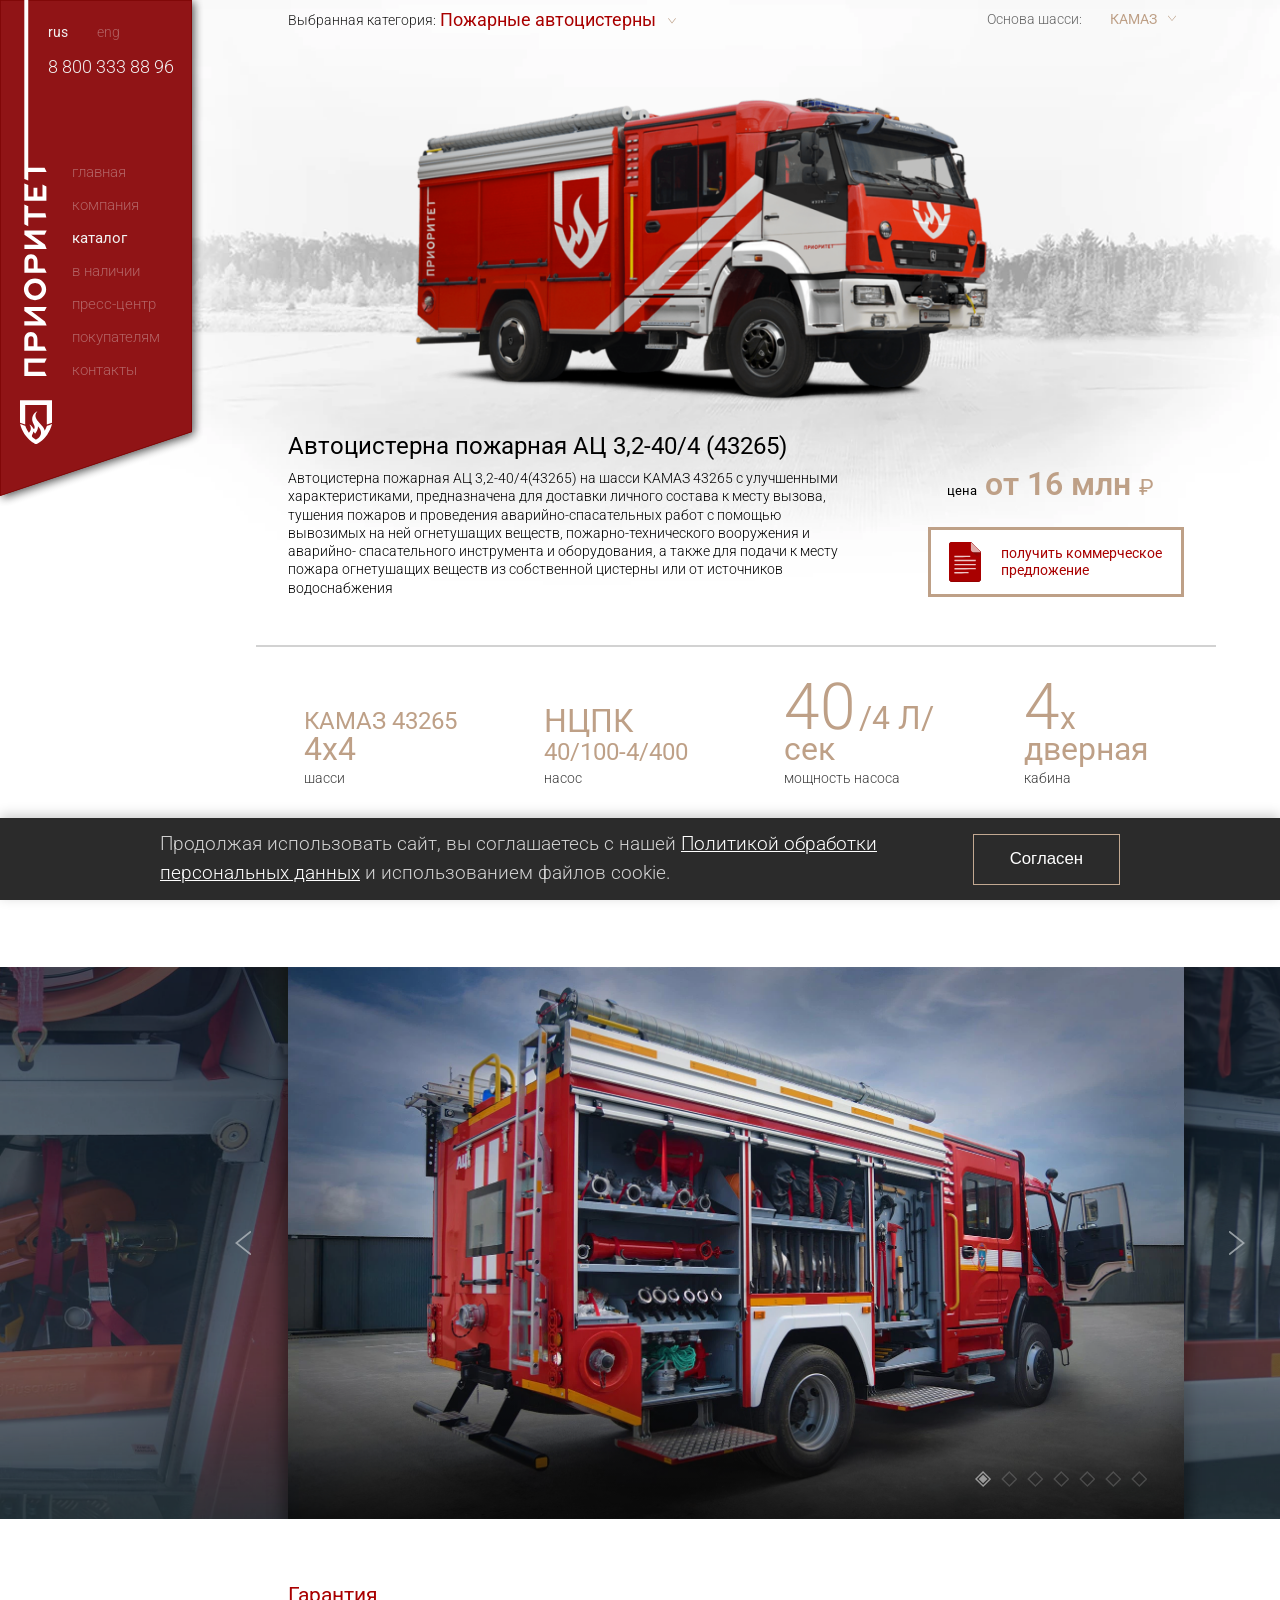
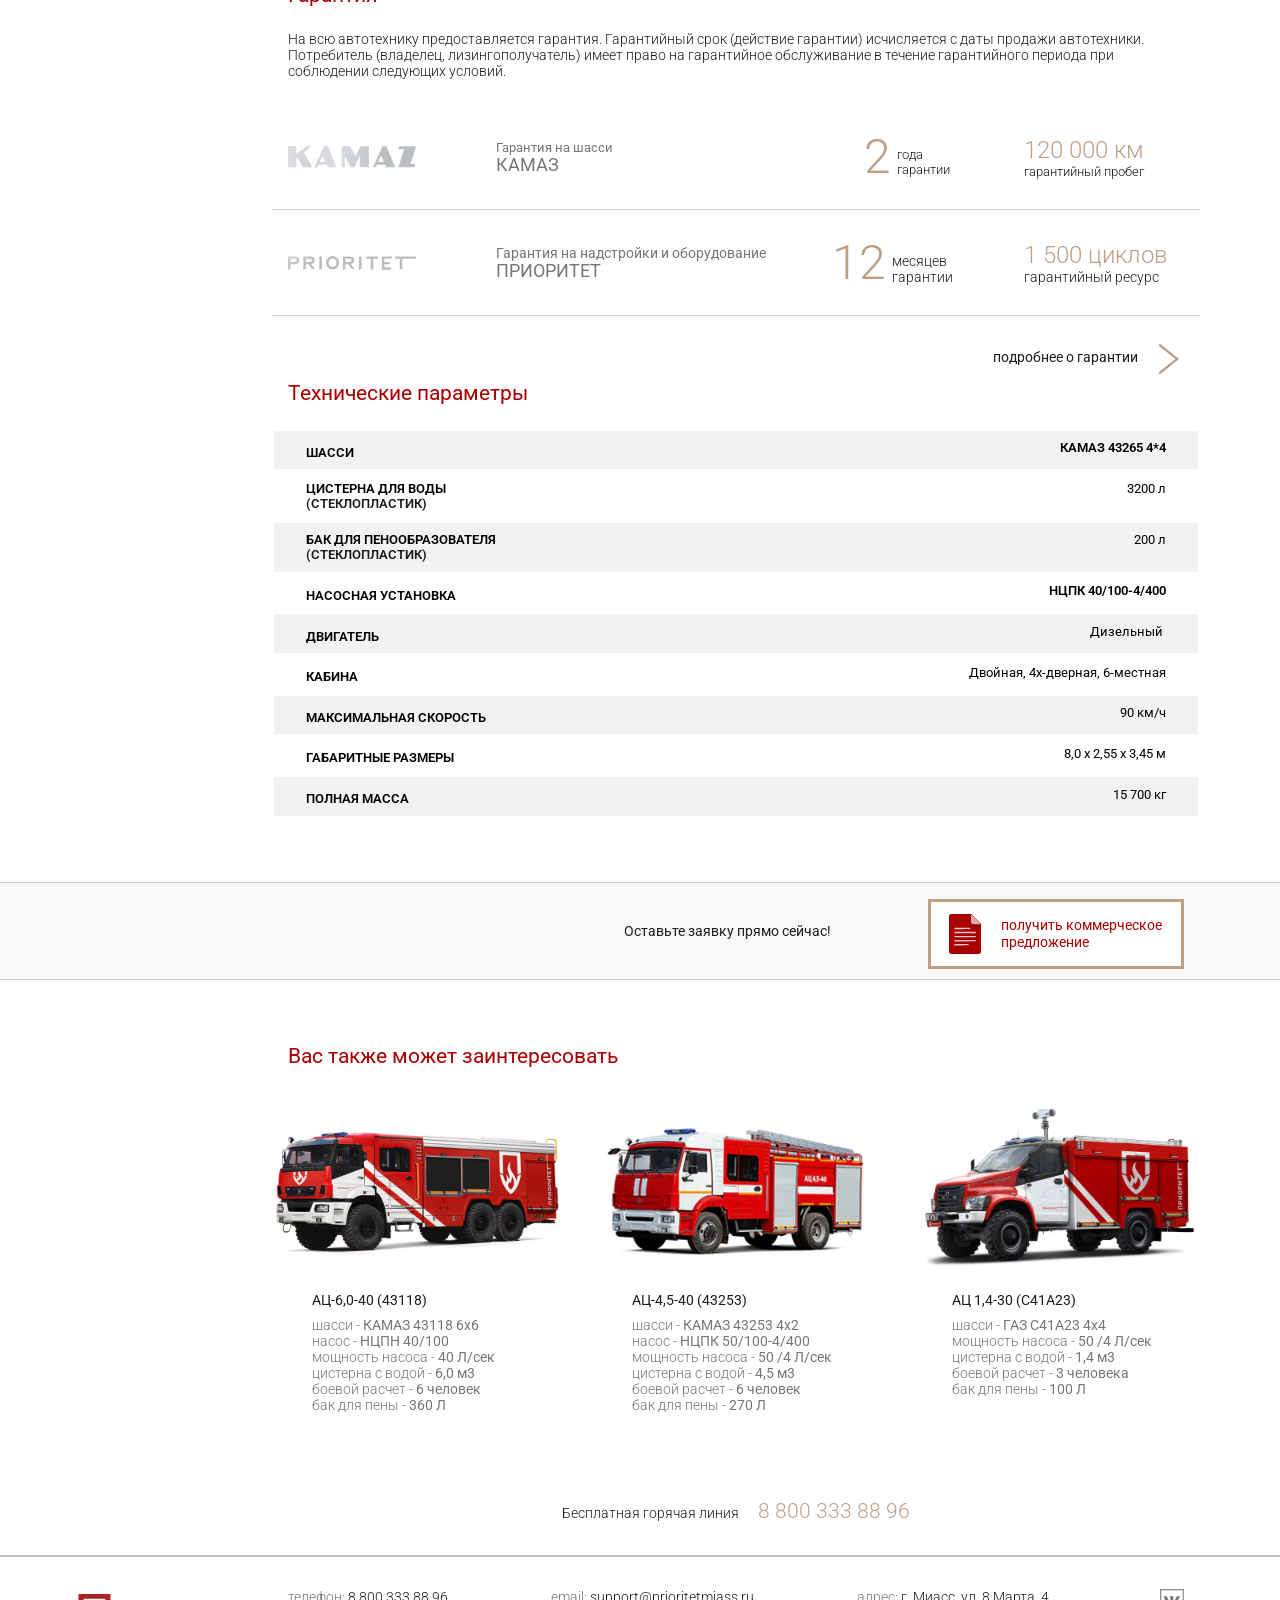
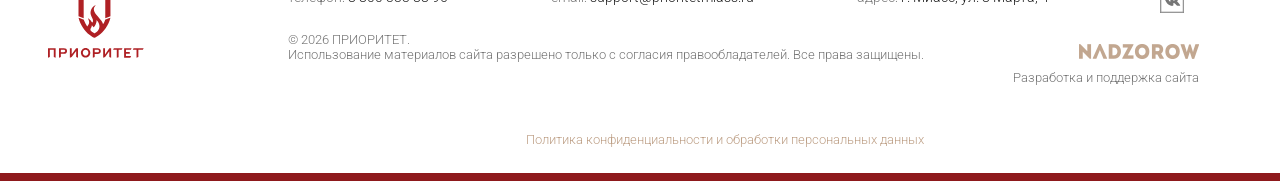
<file: catalog/ats-3-2-40-4-43265/index.html>
<!DOCTYPE html>

<html lang="ru-RU" prefix="og: http://ogp.me/ns# article: http://ogp.me/ns/article#">
<head><script>window.OFFLINE_ROOT="../../";window.ym=function(){};</script><script src="../../offline-data.js"></script><script src="../../offline-runtime.js"></script>
<meta charset="utf-8"/>
<meta content="width=device-width, initial-scale=1" name="viewport"/>
<link href="index.html" hreflang="ru" rel="alternate"/>
<link href="https://prioritetmiass.ru/en/catalog/ats-3-2-40-4-43265-2/" hreflang="en" rel="alternate"/>
<title>АЦ-3,2-40/4 (43265) - ПРИОРИТЕТ</title>
<link href="index.html" rel="canonical"/>
<meta content="ru_RU" property="og:locale"/>
<meta content="en_GB" property="og:locale:alternate"/>
<meta content="article" property="og:type"/>
<meta content="АЦ-3,2-40/4 (43265) - ПРИОРИТЕТ" property="og:title"/>
<meta content="Автоцистерна пожарная АЦ 3,2-40/4(43265) на шасси КАМАЗ 43265 с улучшенными характеристиками, предназначена для доставки личного состава к месту вызова, тушения пожаров и проведения аварийно-спасательных работ с помощью вывозимых на ней огнетушащих веществ, пожарно-технического вооружения и аварийно- спасательного инструмента и оборудования, а также для подачи к месту пожара огнетушащих веществ из собственной цистерны или от источников […]" property="og:description"/>
<meta content="https://prioritetmiass.ru/catalog/ats-3-2-40-4-43265/" property="og:url"/>
<meta content="ПРИОРИТЕТ" property="og:site_name"/>
<meta content="2026-10-16T18:29:06+00:00" property="article:modified_time"/>
<meta content="https://prioritetmiass.ru/wp-content/uploads/2023/11/az-34-43263-prev.jpg" property="og:image"/>
<meta content="720" property="og:image:width"/>
<meta content="400" property="og:image:height"/>
<meta content="image/jpeg" property="og:image:type"/>
<meta content="summary_large_image" name="twitter:card"/>
<meta content="Примерное время для чтения" name="twitter:label1"/>
<meta content="1 минута" name="twitter:data1"/>
<script class="yoast-schema-graph" type="application/ld+json">{"@context":"https:\/\/schema.org","@graph":[{"@type":"WebPage","@id":"https:\/\/prioritetmiass.ru\/catalog\/ats-3-2-40-4-43265\/","url":"https:\/\/prioritetmiass.ru\/catalog\/ats-3-2-40-4-43265\/","name":"АЦ-3,2-40\/4 (43265) - ПРИОРИТЕТ","isPartOf":{"@id":"https:\/\/prioritetmiass.ru\/#website"},"primaryImageOfPage":{"@id":"https:\/\/prioritetmiass.ru\/catalog\/ats-3-2-40-4-43265\/#primaryimage"},"image":{"@id":"https:\/\/prioritetmiass.ru\/catalog\/ats-3-2-40-4-43265\/#primaryimage"},"thumbnailUrl":"https:\/\/prioritetmiass.ru\/wp-content\/uploads\/2023\/11\/az-34-43263-prev.jpg","datePublished":"2026-10-14T07:22:47+00:00","dateModified":"2026-10-16T18:29:06+00:00","breadcrumb":{"@id":"https:\/\/prioritetmiass.ru\/catalog\/ats-3-2-40-4-43265\/#breadcrumb"},"inLanguage":"ru-RU","potentialAction":[{"@type":"ReadAction","target":["https:\/\/prioritetmiass.ru\/catalog\/ats-3-2-40-4-43265\/"]}]},{"@type":"ImageObject","inLanguage":"ru-RU","@id":"https:\/\/prioritetmiass.ru\/catalog\/ats-3-2-40-4-43265\/#primaryimage","url":"https:\/\/prioritetmiass.ru\/wp-content\/uploads\/2023\/11\/az-34-43263-prev.jpg","contentUrl":"https:\/\/prioritetmiass.ru\/wp-content\/uploads\/2023\/11\/az-34-43263-prev.jpg","width":720,"height":400},{"@type":"BreadcrumbList","@id":"https:\/\/prioritetmiass.ru\/catalog\/ats-3-2-40-4-43265\/#breadcrumb","itemListElement":[{"@type":"ListItem","position":1,"name":"Главная","item":"https:\/\/prioritetmiass.ru\/"},{"@type":"ListItem","position":2,"name":"Каталог","item":"https:\/\/prioritetmiass.ru\/catalog\/"},{"@type":"ListItem","position":3,"name":"АЦ-3,2-40\/4 (43265)","item":"https:\/\/prioritetmiass.ru\/catalog\/ats-3-2-40-4-43265\/"}]},{"@type":"WebSite","@id":"https:\/\/prioritetmiass.ru\/#website","url":"https:\/\/prioritetmiass.ru\/","name":"ПРИОРИТЕТ","description":"Компания «Приоритет» более 20 лет является одним из крупнейших российских производителей пожарной техники с непрерывным циклом производства, расположенного на территории Челябинской области в городе Миасс.","publisher":{"@id":"https:\/\/prioritetmiass.ru\/#organization"},"inLanguage":"ru-RU"},{"@type":"Organization","@id":"https:\/\/prioritetmiass.ru\/#organization","name":"ООО \"ПРИОРИТЕТ\"","url":"https:\/\/prioritetmiass.ru\/","logo":{"@type":"ImageObject","inLanguage":"ru-RU","@id":"https:\/\/prioritetmiass.ru\/#\/schema\/logo\/image\/","url":"https:\/\/prioritetmiass.ru\/wp-content\/uploads\/2019\/11\/logo_footer.png","contentUrl":"https:\/\/prioritetmiass.ru\/wp-content\/uploads\/2019\/11\/logo_footer.png","width":120,"height":79,"caption":"ООО \"ПРИОРИТЕТ\""},"image":{"@id":"https:\/\/prioritetmiass.ru\/#\/schema\/logo\/image\/"},"telephone":"+73513289969","email":"info@prioritetmiass.ru","address":{"@type":"PostalAddress","postalCode":"456317","addressRegion":"Челябинская область","addressLocality":"Миасс","streetAddress":"улица 8 Марта, дом 4","addressCountry":"RU"},"contactPoint":[{"@type":"ContactPoint","contactType":"customer service","url":"https:\/\/prioritetmiass.ru\/contacts\/","telephone":"+73513289969","email":"info@prioritetmiass.ru","description":"ПН-ПТ: 08:15–17:30, обед 12:30–13:15 СБ, ВС: выходные","hoursAvailable":[{"@type":"OpeningHoursSpecification","dayOfWeek":["https:\/\/schema.org\/Monday","https:\/\/schema.org\/Tuesday","https:\/\/schema.org\/Wednesday","https:\/\/schema.org\/Thursday","https:\/\/schema.org\/Friday"],"opens":"08:15","closes":"12:30"},{"@type":"OpeningHoursSpecification","dayOfWeek":["https:\/\/schema.org\/Monday","https:\/\/schema.org\/Tuesday","https:\/\/schema.org\/Wednesday","https:\/\/schema.org\/Thursday","https:\/\/schema.org\/Friday"],"opens":"13:15","closes":"17:30"}]},{"@type":"ContactPoint","contactType":"customer service","telephone":"+78003338896","contactOption":"https:\/\/schema.org\/TollFree"}]}]}</script>
<link href="https://prioritetmiass.ru/wp-json/oembed/1.0/embed?url=https%3A%2F%2Fprioritetmiass.ru%2Fcatalog%2Fats-3-2-40-4-43265%2F&amp;lang=ru" rel="alternate" title="oEmbed (JSON)" type="application/json+oembed"/>
<link href="https://prioritetmiass.ru/wp-json/oembed/1.0/embed?url=https%3A%2F%2Fprioritetmiass.ru%2Fcatalog%2Fats-3-2-40-4-43265%2F&amp;format=xml&amp;lang=ru" rel="alternate" title="oEmbed (XML)" type="text/xml+oembed"/>
<style id="wp-img-auto-sizes-contain-inline-css">
img:is([sizes=auto i],[sizes^="auto," i]){contain-intrinsic-size:3000px 1500px}
/*# sourceURL=wp-img-auto-sizes-contain-inline-css */
</style>
<style id="wp-emoji-styles-inline-css">

	img.wp-smiley, img.emoji {
		display: inline !important;
		border: none !important;
		box-shadow: none !important;
		height: 1em !important;
		width: 1em !important;
		margin: 0 0.07em !important;
		vertical-align: -0.1em !important;
		background: none !important;
		padding: 0 !important;
	}
/*# sourceURL=wp-emoji-styles-inline-css */
</style>
<style id="wp-block-library-inline-css">
:root{--wp-block-synced-color:#7a00df;--wp-block-synced-color--rgb:122,0,223;--wp-bound-block-color:var(--wp-block-synced-color);--wp-editor-canvas-background:#ddd;--wp-admin-theme-color:#007cba;--wp-admin-theme-color--rgb:0,124,186;--wp-admin-theme-color-darker-10:#006ba1;--wp-admin-theme-color-darker-10--rgb:0,107,160.5;--wp-admin-theme-color-darker-20:#005a87;--wp-admin-theme-color-darker-20--rgb:0,90,135;--wp-admin-border-width-focus:2px}@media (min-resolution:192dpi){:root{--wp-admin-border-width-focus:1.5px}}.wp-element-button{cursor:pointer}:root .has-very-light-gray-background-color{background-color:#eee}:root .has-very-dark-gray-background-color{background-color:#313131}:root .has-very-light-gray-color{color:#eee}:root .has-very-dark-gray-color{color:#313131}:root .has-vivid-green-cyan-to-vivid-cyan-blue-gradient-background{background:linear-gradient(135deg,#00d084,#0693e3)}:root .has-purple-crush-gradient-background{background:linear-gradient(135deg,#34e2e4,#4721fb 50%,#ab1dfe)}:root .has-hazy-dawn-gradient-background{background:linear-gradient(135deg,#faaca8,#dad0ec)}:root .has-subdued-olive-gradient-background{background:linear-gradient(135deg,#fafae1,#67a671)}:root .has-atomic-cream-gradient-background{background:linear-gradient(135deg,#fdd79a,#004a59)}:root .has-nightshade-gradient-background{background:linear-gradient(135deg,#330968,#31cdcf)}:root .has-midnight-gradient-background{background:linear-gradient(135deg,#020381,#2874fc)}:root{--wp--preset--font-size--normal:16px;--wp--preset--font-size--huge:42px}.has-regular-font-size{font-size:1em}.has-larger-font-size{font-size:2.625em}.has-normal-font-size{font-size:var(--wp--preset--font-size--normal)}.has-huge-font-size{font-size:var(--wp--preset--font-size--huge)}:root .has-text-align-center{text-align:center}:root .has-text-align-left{text-align:left}:root .has-text-align-right{text-align:right}.has-fit-text{white-space:nowrap!important}#end-resizable-editor-section{display:none}.aligncenter{clear:both}.items-justified-left{justify-content:flex-start}.items-justified-center{justify-content:center}.items-justified-right{justify-content:flex-end}.items-justified-space-between{justify-content:space-between}.screen-reader-text{word-wrap:normal!important;border:0;clip-path:inset(50%);height:1px;margin:-1px;overflow:hidden;padding:0;position:absolute;width:1px;word-break:normal!important}.screen-reader-text:focus{background-color:#ddd;clip-path:none;color:#444;display:block;font-size:1em;height:auto;left:5px;line-height:normal;padding:15px 23px 14px;text-decoration:none;top:5px;width:auto;z-index:100000}html :where(.has-border-color){border-style:solid}html :where([style^=border-color],[style*=";border-color"],[style*="; border-color"]){border-style:solid}html :where([style^=border-top-color],[style*=";border-top-color"],[style*="; border-top-color"]){border-top-style:solid}html :where([style^=border-right-color],[style*=";border-right-color"],[style*="; border-right-color"]){border-right-style:solid}html :where([style^=border-bottom-color],[style*=";border-bottom-color"],[style*="; border-bottom-color"]){border-bottom-style:solid}html :where([style^=border-left-color],[style*=";border-left-color"],[style*="; border-left-color"]){border-left-style:solid}html :where([style^=border-width],[style*=";border-width"],[style*="; border-width"]){border-style:solid}html :where([style^=border-top-width],[style*=";border-top-width"],[style*="; border-top-width"]){border-top-style:solid}html :where([style^=border-right-width],[style*=";border-right-width"],[style*="; border-right-width"]){border-right-style:solid}html :where([style^=border-bottom-width],[style*=";border-bottom-width"],[style*="; border-bottom-width"]){border-bottom-style:solid}html :where([style^=border-left-width],[style*=";border-left-width"],[style*="; border-left-width"]){border-left-style:solid}html :where(img[class*=wp-image-]){height:auto;max-width:100%}:where(figure){margin:0 0 1em}html :where(.is-position-sticky){--wp-admin--admin-bar--position-offset:var(--wp-admin--admin-bar--height,0px)}@media screen and (max-width:600px){html :where(.is-position-sticky){--wp-admin--admin-bar--position-offset:0px}}
/*wp_block_styles_on_demand_placeholder:6afd92b6ee61c*/
/*# sourceURL=wp-block-library-inline-css */
</style>
<style id="classic-theme-styles-inline-css">
/*! This file is auto-generated */
.wp-block-button__link{color:#fff;background-color:#32373c;border-radius:9999px;box-shadow:none;text-decoration:none;padding:calc(.667em + 2px) calc(1.333em + 2px);font-size:1.125em}.wp-block-file__button{background:#32373c;color:#fff;text-decoration:none}
/*# sourceURL=/wp-includes/css/classic-themes.min.css */
</style>
<style id="wp-block-styles-placeholder-inline-css">
:root { --wp-internal-comment: "Placeholder for wp_hoist_late_printed_styles() to replace with the block styles printed at wp_footer." }
/*# sourceURL=wp-block-styles-placeholder-inline-css */
</style>
<style id="wp-global-styles-placeholder-inline-css">
:root { --wp-internal-comment: "Placeholder for wp_hoist_late_printed_styles() to replace with the global-styles printed at wp_footer." }
/*# sourceURL=wp-global-styles-placeholder-inline-css */
</style>
<link href="../../assets/styles-84afb80268a6.css" id="contact-form-7-css" media="all" rel="stylesheet"/>
<link href="../../assets/style-54b28ba74781.css" id="taxonomy-image-plugin-public-css" media="screen" rel="stylesheet"/>
<link href="../../assets/style-a0aa7575ba92.css" id="prioritet-style-css" media="all" rel="stylesheet"/>
<style id="prioritet-style-inline-css">
/* cyrillic-ext */
@font-face {
  font-family: 'Roboto';
  font-style: normal;
  font-weight: 300 600;
  font-stretch: 100%;
  font-display: swap;
  src: url(../../assets/roboto-cyrillic-ext-01f94d674d-f4a430c0e5a4.woff2) format('woff2');
  unicode-range: U+0460-052F, U+1C80-1C8A, U+20B4, U+2DE0-2DFF, U+A640-A69F, U+FE2E-FE2F;
}
/* cyrillic */
@font-face {
  font-family: 'Roboto';
  font-style: normal;
  font-weight: 300 600;
  font-stretch: 100%;
  font-display: swap;
  src: url(../../assets/roboto-cyrillic-481dd0c01e-d9e542178339.woff2) format('woff2');
  unicode-range: U+0301, U+0400-045F, U+0490-0491, U+04B0-04B1, U+2116;
}
/* greek-ext */
@font-face {
  font-family: 'Roboto';
  font-style: normal;
  font-weight: 300 600;
  font-stretch: 100%;
  font-display: swap;
  src: url(../../assets/roboto-greek-ext-ec7769b089-582187fecbe4.woff2) format('woff2');
  unicode-range: U+1F00-1FFF;
}
/* greek */
@font-face {
  font-family: 'Roboto';
  font-style: normal;
  font-weight: 300 600;
  font-stretch: 100%;
  font-display: swap;
  src: url(../../assets/roboto-greek-97fbf7bd0b-cac65f0a925e.woff2) format('woff2');
  unicode-range: U+0370-0377, U+037A-037F, U+0384-038A, U+038C, U+038E-03A1, U+03A3-03FF;
}
/* math */
@font-face {
  font-family: 'Roboto';
  font-style: normal;
  font-weight: 300 600;
  font-stretch: 100%;
  font-display: swap;
  src: url(../../assets/roboto-math-7cb4281a0c-d9a36052c615.woff2) format('woff2');
  unicode-range: U+0302-0303, U+0305, U+0307-0308, U+0310, U+0312, U+0315, U+031A, U+0326-0327, U+032C, U+032F-0330, U+0332-0333, U+0338, U+033A, U+0346, U+034D, U+0391-03A1, U+03A3-03A9, U+03B1-03C9, U+03D1, U+03D5-03D6, U+03F0-03F1, U+03F4-03F5, U+2016-2017, U+2034-2038, U+203C, U+2040, U+2043, U+2047, U+2050, U+2057, U+205F, U+2070-2071, U+2074-209F, U+20D0-20DC, U+20E1, U+20E5-20EF, U+2100-2112, U+2114-2115, U+2117-2121, U+2123-214F, U+2190, U+2192, U+2194-21AE, U+21B0-21E5, U+21F1-21F2, U+21F4-2211, U+2213-2214, U+2216-22FF, U+2308-230B, U+2310, U+2319, U+231C-2321, U+2336-237A, U+237C, U+2395, U+239B-23B7, U+23D0, U+23DC-23E1, U+2474-2475, U+25AF, U+25B3, U+25B7, U+25BD, U+25C1, U+25CA, U+25CC, U+25FB, U+266D-266F, U+27C0-27FF, U+2900-2AFF, U+2B0E-2B11, U+2B30-2B4C, U+2BFE, U+3030, U+FF5B, U+FF5D, U+1D400-1D7FF, U+1EE00-1EEFF;
}
/* symbols */
@font-face {
  font-family: 'Roboto';
  font-style: normal;
  font-weight: 300 600;
  font-stretch: 100%;
  font-display: swap;
  src: url(../../assets/roboto-symbols-2addf2d86d-60a261f9004b.woff2) format('woff2');
  unicode-range: U+0001-000C, U+000E-001F, U+007F-009F, U+20DD-20E0, U+20E2-20E4, U+2150-218F, U+2190, U+2192, U+2194-2199, U+21AF, U+21E6-21F0, U+21F3, U+2218-2219, U+2299, U+22C4-22C6, U+2300-243F, U+2440-244A, U+2460-24FF, U+25A0-27BF, U+2800-28FF, U+2921-2922, U+2981, U+29BF, U+29EB, U+2B00-2BFF, U+4DC0-4DFF, U+FFF9-FFFB, U+10140-1018E, U+10190-1019C, U+101A0, U+101D0-101FD, U+102E0-102FB, U+10E60-10E7E, U+1D2C0-1D2D3, U+1D2E0-1D37F, U+1F000-1F0FF, U+1F100-1F1AE, U+1F1E6-1F1FF, U+1F30D-1F30F, U+1F315, U+1F31C, U+1F31E, U+1F320-1F32C, U+1F336, U+1F378, U+1F37D, U+1F382, U+1F393-1F39F, U+1F3A7-1F3A8, U+1F3AC-1F3AF, U+1F3C2, U+1F3C4-1F3C6, U+1F3CA-1F3CE, U+1F3D4-1F3E0, U+1F3ED, U+1F3F1-1F3F3, U+1F3F5-1F3F7, U+1F408, U+1F415, U+1F41F, U+1F426, U+1F43F, U+1F441-1F442, U+1F444, U+1F446-1F449, U+1F44C-1F44E, U+1F453, U+1F46A, U+1F47D, U+1F4A3, U+1F4B0, U+1F4B3, U+1F4B9, U+1F4BB, U+1F4BF, U+1F4C8-1F4CB, U+1F4D6, U+1F4DA, U+1F4DF, U+1F4E3-1F4E6, U+1F4EA-1F4ED, U+1F4F7, U+1F4F9-1F4FB, U+1F4FD-1F4FE, U+1F503, U+1F507-1F50B, U+1F50D, U+1F512-1F513, U+1F53E-1F54A, U+1F54F-1F5FA, U+1F610, U+1F650-1F67F, U+1F687, U+1F68D, U+1F691, U+1F694, U+1F698, U+1F6AD, U+1F6B2, U+1F6B9-1F6BA, U+1F6BC, U+1F6C6-1F6CF, U+1F6D3-1F6D7, U+1F6E0-1F6EA, U+1F6F0-1F6F3, U+1F6F7-1F6FC, U+1F700-1F80B, U+1F810-1F847, U+1F850-1F859, U+1F860-1F887, U+1F890-1F8AD, U+1F8B0-1F8BB, U+1F8C0-1F8C1, U+1F8D0-1F8D8, U+1F900-1F90B, U+1F93B, U+1F946, U+1F984, U+1F996, U+1F9E9, U+1FA00-1FA6F, U+1FA70-1FA7C, U+1FA80-1FAC6, U+1FAC8, U+1FACC-1FADD, U+1FADF-1FAEB, U+1FAEF-1FAFA, U+1FB00-1FBFF;
}
/* vietnamese */
@font-face {
  font-family: 'Roboto';
  font-style: normal;
  font-weight: 300 600;
  font-stretch: 100%;
  font-display: swap;
  src: url(../../assets/roboto-vietnamese-0b60bbe04e-c9fa718d05fb.woff2) format('woff2');
  unicode-range: U+0102-0103, U+0110-0111, U+0128-0129, U+0168-0169, U+01A0-01A1, U+01AF-01B0, U+0300-0301, U+0303-0304, U+0308-0309, U+0323, U+0329, U+1EA0-1EF9, U+20AB;
}
/* latin-ext */
@font-face {
  font-family: 'Roboto';
  font-style: normal;
  font-weight: 300 600;
  font-stretch: 100%;
  font-display: swap;
  src: url(../../assets/roboto-latin-ext-cedb374b05-c6bb432dd56a.woff2) format('woff2');
  unicode-range: U+0100-02BA, U+02BD-02C5, U+02C7-02CC, U+02CE-02D7, U+02DD-02FF, U+0304, U+0308, U+0329, U+1D00-1DBF, U+1E00-1E9F, U+1EF2-1EFF, U+2020, U+20A0-20AB, U+20AD-20C4, U+2113, U+2C60-2C7F, U+A720-A7FF;
}
/* latin */
@font-face {
  font-family: 'Roboto';
  font-style: normal;
  font-weight: 300 600;
  font-stretch: 100%;
  font-display: swap;
  src: url(../../assets/roboto-latin-1404ca348b-d2f98be1dfab.woff2) format('woff2');
  unicode-range: U+0000-00FF, U+0131, U+0152-0153, U+02BB-02BC, U+02C6, U+02DA, U+02DC, U+0304, U+0308, U+0329, U+2000-206F, U+20AC, U+2122, U+2191, U+2193, U+2212, U+2215, U+FEFF, U+FFFD;
}

/*# sourceURL=prioritet-style-inline-css */
</style>
<link href="../../assets/animate-eef188c0dc11.css" id="prioritet-animate-css" media="all" rel="stylesheet"/>
<link href="../../assets/magnific-popup-88febdb47145.css" id="prioritet-magnific-popup-css" media="print" onload="this.media='all';this.onload=null" rel="stylesheet"/>
<noscript><link href="../../assets/magnific-popup-88febdb47145.css" id="prioritet-magnific-popup-css" media="all" rel="stylesheet"/>
</noscript>
<link href="../../assets/lightbox-3e2fbdf6ca98.css" id="prioritet-lightbox-css" media="print" onload="this.media='all';this.onload=null" rel="stylesheet"/>
<noscript><link href="../../assets/lightbox-3e2fbdf6ca98.css" id="prioritet-lightbox-css" media="all" rel="stylesheet"/>
</noscript>
<link href="../../assets/quote-form-9e2a336093df.css" id="prioritet-quote-form-css" media="print" onload="this.media='all';this.onload=null" rel="stylesheet"/>
<noscript><link href="../../assets/quote-form-9e2a336093df.css" id="prioritet-quote-form-css" media="all" rel="stylesheet"/>
</noscript>
<link href="../../assets/slick-9386dbbb4031.css" id="prioritet-slick-style-css" media="all" rel="stylesheet"/>
<style id="prioritet-slick-style-inline-css">

/* Slider */
.slick-loading .slick-list
{
    background: #fff url('../../assets/ajax-loader-c1ec11e58cd8.gif') center center no-repeat;
}

/* Icons */
@font-face
{
    font-family: 'slick';
    font-display: swap;
    font-weight: normal;
    font-style: normal;

    src: none;
    src: none format('embedded-opentype'), url('../../assets/slick-4aaa7d511a88.woff') format('woff'), url('../../assets/slick-26ad0bf89a63.ttf') format('truetype'), none format('svg');
}
/* Arrows */
.slick-prev,
.slick-next
{
    font-size: 0;
    line-height: 0;

    position: absolute;
    top: 50%;

    display: block;

    width: 20px;
    height: 20px;
    padding: 0;
    -webkit-transform: translate(0, -50%);
    -ms-transform: translate(0, -50%);
    transform: translate(0, -50%);

    cursor: pointer;

    color: transparent;
    border: none;
    outline: none;
    background: transparent;
}
.slick-prev:hover,
.slick-prev:focus,
.slick-next:hover,
.slick-next:focus
{
    color: transparent;
    outline: none;
    background: transparent;
}
.slick-prev:hover:before,
.slick-prev:focus:before,
.slick-next:hover:before,
.slick-next:focus:before
{
    opacity: 1;
}
.slick-prev.slick-disabled:before,
.slick-next.slick-disabled:before
{
    opacity: .25;
}

.slick-prev:before,
.slick-next:before
{
    font-family: 'slick';
    font-size: 20px;
    line-height: 1;

    opacity: .75;
    color: white;

    -webkit-font-smoothing: antialiased;
    -moz-osx-font-smoothing: grayscale;
}

.slick-prev
{
    left: -25px;
}
[dir='rtl'] .slick-prev
{
    right: -25px;
    left: auto;
}
.slick-prev:before
{
    content: '←';
}
[dir='rtl'] .slick-prev:before
{
    content: '→';
}

.slick-next
{
    right: -25px;
}
[dir='rtl'] .slick-next
{
    right: auto;
    left: -25px;
}
.slick-next:before
{
    content: '→';
}
[dir='rtl'] .slick-next:before
{
    content: '←';
}

/* Dots */
.slick-dotted.slick-slider
{
    margin-bottom: 30px;
}

.slick-dots
{
    position: absolute;
    bottom: -25px;

    display: block;

    width: 100%;
    padding: 0;
    margin: 0;

    list-style: none;

    text-align: center;
}
.slick-dots li
{
    position: relative;

    display: inline-block;

    width: 20px;
    height: 20px;
    margin: 0 5px;
    padding: 0;

    cursor: pointer;
}
.slick-dots li button
{
    font-size: 0;
    line-height: 0;

    display: block;

    width: 20px;
    height: 20px;
    padding: 5px;

    cursor: pointer;

    color: transparent;
    border: 0;
    outline: none;
    background: transparent;
}
.slick-dots li button:hover,
.slick-dots li button:focus
{
    outline: none;
}
.slick-dots li button:hover:before,
.slick-dots li button:focus:before
{
    opacity: 1;
}
.slick-dots li button:before
{
    font-family: 'slick';
    font-size: 6px;
    line-height: 20px;

    position: absolute;
    top: 0;
    left: 0;

    width: 20px;
    height: 20px;

    content: '•';
    text-align: center;

    opacity: .25;
    color: black;

    -webkit-font-smoothing: antialiased;
    -moz-osx-font-smoothing: grayscale;
}
.slick-dots li.slick-active button:before
{
    opacity: .75;
    color: black;
}

/*# sourceURL=prioritet-slick-style-inline-css */
</style>
<link href="../../assets/catalog-style-5f826dd3d6bb.css" id="catalog-style-css" media="all" rel="stylesheet"/>
<link href="https://prioritetmiass.ru/wp-json/" rel="https://api.w.org/"/><link href="https://prioritetmiass.ru/xmlrpc.php?rsd" rel="EditURI" title="RSD" type="application/rsd+xml"/>
<meta content="WordPress 7.1.4" name="generator"/>
<link href="../../index.html?p=3964" rel="shortlink"/>
<meta content="1.5.7" name="cdp-version"/><script type="text/javascript">window.wp_data = {"ajax_url":"https:\/\/prioritetmiass.ru\/wp-admin\/admin-ajax.php"};</script> <style>
			.goods-catalog-container {
				width: 100%;
							}
			.goods-catalog {
							}
			.goods-catalog .grid {
				width:190px
			}
			.goods-sidebar {
							}
			.goods-info {
				width: 60%			}
		</style>
<style id="wp-custom-css">
/* --- Стили для баннера 152-ФЗ (база 1rem = 40px) --- */
.fz152-banner {
    position: fixed;
    bottom: 0;
    left: 0;
    width: 100%;
    background-color: #2b2b2b;
    color: #ffffff;
    z-index: 99999;
    box-shadow: 0 -0.1rem 0.375rem rgba(0, 0, 0, 0.2); /* Тень ~4px 15px */
    padding: 0.375rem 0; /* Отступ ~15px */
    font-family: inherit; 
}

.fz152-banner-container {
    display: flex;
    justify-content: space-between;
    align-items: center;
    max-width: 30rem; /* Ширина ~1200px */
    margin: 0 auto;
    padding: 0 0.5rem; /* Отступы по бокам ~20px */
    gap: 0.5rem; /* Расстояние между текстом и кнопкой ~20px */
}

.fz152-text {
    margin: 0;
    font-size: 0.6rem; /* Размер текста ~14px */
    line-height: 1.5;
    color: #d1d1d1;
}

.fz152-text a {
    color: #ffffff;
    text-decoration: underline;
    transition: color 0.3s ease;
}

.fz152-text a:hover {
    color: #cc0000; 
    text-decoration: none;
}
.fz152-btn {
    background-color: transparent; /* Прозрачный фон */
    color: #ffffff; 
    border: 1px solid #c2a891; /* Тонкая рамка в цвет ваших ползунков */
    padding: 0.45rem 1.125rem; 
    cursor: pointer;
    border-radius: 0; /* Строгие прямые углы */
    font-weight: 400; /* Обычный шрифт вместо жирного */
    font-size: 0.525rem; 
    text-transform: none; /* Убираем принудительные заглавные буквы */
    transition: background-color 0.3s ease, color 0.3s ease;
    white-space: nowrap;
}

.fz152-btn:hover {
    background-color: #c2a891; /* При наведении кнопка заливается фирменным бежевым */
    color: #2b2b2b; /* А текст становится темным для контраста */
}

.fz152-btn:active {
    transform: scale(0.98);
}

/* Адаптивность для мобильных телефонов */
@media (max-width: 19.2rem) { /* Точка перелома ~768px */
    .fz152-banner-container {
        flex-direction: column;
        text-align: center;
        gap: 0.375rem; /* ~15px */
        padding: 0 0.375rem; /* ~15px */
    }
    .fz152-text {
        font-size: 0.3rem; /* ~12px */
    }
    .fz152-btn {
        width: 100%;
        padding: 0.3rem 0.5rem;
    }
}
</style>
<link href="../../assets/apple-icon-57x57-d3736296a676.png" rel="apple-touch-icon" sizes="57x57"/>
<link href="../../assets/apple-icon-60x60-b83f4108d9f1.png" rel="apple-touch-icon" sizes="60x60"/>
<link href="../../assets/apple-icon-72x72-85166d3e62b2.png" rel="apple-touch-icon" sizes="72x72"/>
<link href="../../assets/apple-icon-76x76-dbbb517f816b.png" rel="apple-touch-icon" sizes="76x76"/>
<link href="../../assets/apple-icon-114x114-72acafd9141e.png" rel="apple-touch-icon" sizes="114x114"/>
<link href="../../assets/apple-icon-120x120-26e14207fa6e.png" rel="apple-touch-icon" sizes="120x120"/>
<link href="../../assets/apple-icon-144x144-bb6871fe1f64.png" rel="apple-touch-icon" sizes="144x144"/>
<link href="../../assets/apple-icon-152x152-b20e6fcb581d.png" rel="apple-touch-icon" sizes="152x152"/>
<link href="../../assets/apple-icon-180x180-2b64786ee35c.png" rel="apple-touch-icon" sizes="180x180"/>
<link href="../../assets/android-icon-192x192-bfb912c037ad.png" rel="icon" sizes="192x192" type="image/png"/>
<link href="../../assets/favicon-32x32-789081e8be82.png" rel="icon" sizes="32x32" type="image/png"/>
<link href="../../assets/favicon-96x96-3ec2ce2dfd69.png" rel="icon" sizes="96x96" type="image/png"/>
<link href="../../assets/favicon-16x16-22eb07772eec.png" rel="icon" sizes="16x16" type="image/png"/>
<link href="https://prioritetmiass.ru/manifest.json" rel="manifest"/>
<meta content="#ffffff" name="msapplication-TileColor"/>
<meta content="/ms-icon-144x144.png" name="msapplication-TileImage"/>
<meta content="#ffffff" name="theme-color"/>
<meta content="9887594f7b6e04fd" name="yandex-verification"/>
<meta content="noindex, nofollow" name="robots"/><link href="../../offline-runtime.css" rel="stylesheet"/></head>
<body>
<header>
<div class="main_menu_mobile_back"></div>
<div class="main_menu">
<div class="back_image">
<svg height="620" viewbox="0 0 240 620" width="240" xmlns="http://www.w3.org/2000/svg"><defs><clippath id="v0j9a"><path d="M0 0h240v540L0 620z" fill="#fff"></path></clippath></defs><g><g><path d="M0 0h240v540L0 620z" fill="#8e1012"></path><path clip-path='url("#v0j9a")' d="M0 0v0h240v540L0 620v0z" fill="none" stroke="#7b0000" stroke-miterlimit="50" stroke-width="2"></path></g></g></svg> </div>
<a href="../../index.html">
<div class="main_menu_logo">
<svg style="enable-background:new 0 0 40 555;" version="1.1" viewbox="0 0 40 555" x="0px" xml:space="preserve" xmlns="http://www.w3.org/2000/svg" xmlns:xlink="http://www.w3.org/1999/xlink" y="0px"> <g id="Слой_7"> <g> <g> <polygon class="st0" points="0,500.4 0,528.4 6.5,530.7 6.5,506.3 33.5,506.3 33.5,530.7 40,528.4 40,500.4 "></polygon> <g> <g> <path class="st0" d="M37.8,530.9c-1,0.4-2,0.7-3,1.1c-0.3,0.1-1.1,0.2-1.2,0.5c-0.1,0.2-0.2,0.5-0.3,0.7 c-0.7,1.8-1.5,3.6-2.5,5.3c-0.3-2.5-1.9-4.4-3.4-6.2c-1.6-1.9-3.4-3.8-4.9-5.8c-1.4-1.7-2.8-3.7-3.1-5.9 c-0.4-2.6,0.9-4.4,2.4-6.4c-2.4,1.2-4.6,2.9-5.7,5.5c-0.9,2.1-1.1,4.2-0.6,6.4c0.4,1.9,2.4,5.5,2.5,6c0.3,1.4,0.6,2.9-0.3,4 c-1-0.1-1.5-1.3-2.5-2.7c-1.7-2.4-3.5-2.5-3.4-2.4c0.3,0.3,0.7,0.9,0.9,1.2c0.6,1.2,0.8,2.6,0.8,3.6c0,2-1.3,3.6-2.4,5.1 c-1.6-2.2-2.9-4.8-4-7.3c-0.1-0.3-0.2-0.7-0.4-1c-0.2-0.4-0.1-0.3-0.5-0.4c-0.6-0.2-1.2-0.4-1.8-0.6c-1.4-0.5-2.9-1-4.3-1.5 c2.1,8.5,7.1,16.4,14.1,21.7c0.8,0.6,1.7,1.2,2.5,1.7c0.9,0.6,1.9,1.3,2.9,1.6c0.8,0.2,1.8-0.4,2.5-0.8c1-0.6,2-1.2,2.9-1.9 c3.5-2.5,6.5-5.6,9-9.1c2.8-4,4.9-8.5,6-13.2C39.3,530.4,38.5,530.6,37.8,530.9z M25.2,544.7c-1.1,1.9-2.9,3.8-5,4.8 c-0.4,0.2-0.5,0.1-1-0.3c-0.3-0.2-0.7-0.5-1-0.7c-0.9-0.7-2.1-1.5-2.9-2.3c-1.6-2.1,1.7-4.3,1.2-6.8c1.1,0.9,1.6,1.5,2.2,2.6 c0.1,0.1,0.2,0.1,0.3,0c1-1.3,1.9-2.7,2.5-4.3c0.6-1.5,1.2-3.3,0.9-5C25.6,536.1,27.7,540.6,25.2,544.7z"></path> </g> </g> </g> </g> </g> <g id="Слой_6"> <g> <polygon class="st0" points="33.4,470 30.8,464.7 10.3,464.7 10.3,453.3 30.8,453.3 33.4,448.1 5.4,448.1 5.4,470 "></polygon> <path class="st0" d="M7.5,417.8L7.5,417.8c-1.4,1.6-2.1,3.8-2.1,6.5v14h27.9l-2.6-5.3h-8.9v-8.7c0-2.7-0.7-4.9-2.1-6.6 c-1.5-1.7-3.6-2.6-6.2-2.6C11,415.2,8.9,416.1,7.5,417.8z M10.3,433v-8.3c0-1.4,0.3-2.5,0.9-3.3c0.5-0.7,1.4-1,2.5-1 c1.2,0,2,0.3,2.5,1l0,0c0.6,0.8,0.9,2,0.9,3.4v8H10.3z"></path> <polygon class="st0" points="23.3,401.7 5.4,401.7 5.4,407 33.3,407 31.2,401.8 13.9,388.9 30.8,388.9 33.4,383.6 5.4,383.6 5.4,388.9 "></polygon> <path class="st0" d="M7.6,320.5L7.6,320.5c-1.4,1.6-2.1,3.8-2.1,6.5v13.9h27.8l-2.6-5.3H22v-8.5c0-2.7-0.7-4.9-2.1-6.6 c-1.5-1.7-3.6-2.6-6.2-2.6C11,318,9,318.8,7.6,320.5z M13.8,323.2c1.2,0,2,0.3,2.5,1l0,0c0.6,0.8,0.9,2,0.9,3.5v7.9h-6.8v-8.1 c0-1.4,0.3-2.5,0.9-3.3C11.8,323.6,12.6,323.2,13.8,323.2z"></path> <polygon class="st0" points="23.5,305.9 5.5,305.9 5.5,311.1 33.3,311.1 31.1,305.7 14,293.5 30.8,293.5 33.4,288.2 5.5,288.2 5.5,293.5 "></polygon> <polygon class="st0" points="10.3,282.7 10.3,272 32.9,272 31.7,266.7 10.3,266.7 10.3,257.7 5.4,255.7 5.4,280.4 "></polygon> <polygon class="st0" points="10.3,231.3 5.4,229.5 5.4,250.8 33,250.8 33,233.1 28.1,230.7 28.1,245.5 21.7,245.5 21.7,234.6 16.9,234.6 16.9,245.5 10.3,245.5 "></polygon> <polygon class="st0" points="5.4,223.9 10.3,225.5 10.3,215.1 33.3,215.1 30.7,209.8 10.3,209.8 10.3,0 5.4,0 "></polygon> <path class="st0" d="M4.9,361.7c0,7.5,6.2,13.5,13.9,13.5c7.7,0,13.9-6.1,13.9-13.5c0-7.5-6.2-13.5-13.9-13.5S4.9,354.3,4.9,361.7 z M18.8,353.7c4.7,0,8.4,3.5,8.4,8c0,4.5-3.7,8-8.4,8s-8.4-3.5-8.4-8S14.1,353.7,18.8,353.7z"></path> </g> </g> </svg>
</div>
</a>
<div class="main_menu_lang">
<a class="active blockh">rus</a><a class="blockh" href="https://prioritetmiass.ru/en/catalog/ats-3-2-40-4-43265-2/">eng</a> </div>
<div class="main_menu_phone">
<a class="dh" href="tel:88003338896">8 800 333 88 96</a>
</div>
<div class="main_menu_urls">
<div class="menu-osnovnoe-menyu-container"><ul class="menu" id="menu-osnovnoe-menyu"><li class="menu-item menu-item-type-post_type menu-item-object-page menu-item-home menu-item-948" id="menu-item-948"><a href="../../index.html">главная</a></li>
<li class="menu-item menu-item-type-post_type menu-item-object-page menu-item-85" id="menu-item-85"><a href="../../about/index.html">компания</a></li>
<li class="menu-item menu-item-type-post_type_archive menu-item-object-goods current-menu-item menu-item-72" id="menu-item-72"><a href="../index.html">каталог</a></li>
<li class="menu-item menu-item-type-post_type menu-item-object-page menu-item-40" id="menu-item-40"><a href="../../specpred/index.html">в наличии</a></li>
<li class="menu-item menu-item-type-post_type menu-item-object-page menu-item-27" id="menu-item-27"><a href="../../press-centr/index.html">пресс-центр</a></li>
<li class="menu-item menu-item-type-post_type menu-item-object-page menu-item-97" id="menu-item-97"><a href="../../customers/index.html">покупателям</a></li>
<li class="menu-item menu-item-type-post_type menu-item-object-page menu-item-44" id="menu-item-44"><a href="../../contacts/index.html">контакты</a></li>
</ul></div> </div>
</div>
<div class="mobile_top">
<div class="mobile_top_inner">
<a class="mob11" href="../../index.html">
<svg id="Слой_1" style="enable-background:new 0 0 64 96;" version="1.1" viewbox="0 0 64 96" x="0px" xml:space="preserve" xmlns="http://www.w3.org/2000/svg" xmlns:xlink="http://www.w3.org/1999/xlink" y="0px"> <g id="Слой_8"> <g> <polygon class="st0" points="64,74.6 0,96 0,0 64,0 "></polygon> <path class="st1" d="M63.5,0.5v73.7l-63,21.1V0.5H63.5 M64,0H0v96l64-21.4V0L64,0z"></path> </g> </g> <g> <g> <polygon class="st2" points="15,20 15,43.5 20.4,45.3 20.4,24.9 43.1,24.9 43.1,45.3 48.5,43.5 48.5,20 "></polygon> <g> <g> <path class="st2" d="M46.7,45.5c-0.8,0.3-1.7,0.6-2.5,0.9c-0.2,0.1-0.9,0.2-1,0.3c-0.1,0.1-0.1,0.5-0.2,0.6 c-0.6,1.5-1.3,3-2.1,4.5c-0.2-2.1-1.5-3.7-2.9-5.2c-1.4-1.6-2.9-3.2-4.1-4.8c-1.1-1.5-2.3-3.1-2.6-4.9c-0.3-2.2,0.8-3.7,2-5.3 c-2.1,1-3.9,2.4-4.7,4.6c-0.7,1.7-0.9,3.4-0.5,5.3c0.3,1.6,2,4.6,2.1,5c0.3,1.1,0.5,2.4-0.2,3.3c-0.8-0.1-1.3-1-2.1-2.3 c-1.5-2.1-3-2.1-2.9-2.1c0.2,0.2,0.6,0.8,0.7,1c0.6,1,0.7,2.2,0.7,3.1c0,1.7-1,3-2.1,4.2c-1.4-1.8-2.4-4-3.3-6.1 c-0.1-0.2-0.2-0.6-0.3-0.8c-0.2-0.3-0.1-0.2-0.5-0.3c-0.5-0.1-1-0.3-1.5-0.6c-1.1-0.5-2.4-0.8-3.6-1.3C16.7,52,21,58.6,26.8,63 c0.7,0.5,1.4,1,2.1,1.5c0.8,0.5,1.6,1,2.4,1.3c0.7,0.2,1.5-0.3,2.1-0.7c0.8-0.5,1.6-1,2.4-1.5c3-2.1,5.5-4.6,7.5-7.6 c2.3-3.3,4-7.1,5-11C47.9,45.1,47.2,45.3,46.7,45.5z M36.1,57c-0.9,1.6-2.4,3.2-4.1,4c-0.3,0.2-0.5,0-0.8-0.2 c-0.2-0.2-0.6-0.3-0.8-0.6c-0.8-0.6-1.7-1.3-2.4-2c-1.4-1.7,1.4-3.6,1-5.7c0.9,0.8,1.3,1.3,1.8,2.2c0,0.1,0.2,0.1,0.2,0 c0.9-1.1,1.6-2.2,2.2-3.6c0.5-1.3,1-2.8,0.8-4.1C36.5,49.9,38.2,53.6,36.1,57z"></path> </g> </g> </g> </g> </svg>
</a>
<a class="mob12" href="../../index.html">
<svg style="enable-background:new 0 0 72 48;" version="1.1" viewbox="0 0 72 48" x="0px" xml:space="preserve" xmlns="http://www.w3.org/2000/svg" xmlns:xlink="http://www.w3.org/1999/xlink" y="0px"> <g id="Слой_8"> <g> <polygon class="st0" points="52,48 72,0 0,0 0,48 "></polygon> <path class="st1" d="M0.5,47.6h51.1L71.4,0.4H0.5L0.5,47.6 M0,48L0,0h72L52,48H0L0,48z"></path> </g> <g> <g> <polygon class="st2" points="16,8 16,24.9 19.9,26.3 19.9,11.5 36.2,11.5 36.2,26.3 40.2,24.9 40.2,8 "></polygon> <g> <g> <path class="st2" d="M38.8,26.4c-0.6,0.2-1.2,0.4-1.8,0.7c-0.2,0.1-0.6,0.1-0.8,0.3c-0.1,0.1-0.1,0.3-0.2,0.4 c-0.4,1.1-0.9,2.2-1.5,3.2c-0.2-1.5-1.1-2.6-2.1-3.7c-1-1.2-2-2.3-3-3.5c-0.8-1.1-1.7-2.2-1.9-3.6c-0.2-1.6,0.5-2.7,1.4-3.9 c-1.5,0.8-2.8,1.8-3.4,3.3c-0.5,1.3-0.7,2.5-0.4,3.9c0.3,1.1,1.4,3.3,1.5,3.6c0.2,0.8,0.3,1.7-0.2,2.4 c-0.6-0.1-0.9-0.8-1.5-1.6C24,26.5,23,26.4,23,26.5c0.2,0.2,0.4,0.6,0.5,0.7c0.4,0.7,0.5,1.6,0.5,2.2c0,1.2-0.8,2.2-1.5,3.1 c-1-1.3-1.8-2.9-2.4-4.4c-0.1-0.2-0.1-0.4-0.2-0.6c-0.1-0.2-0.1-0.2-0.3-0.2c-0.4-0.1-0.7-0.3-1.1-0.4 c-0.9-0.3-1.7-0.6-2.6-0.9c1.3,5.1,4.3,9.9,8.5,13.1c0.5,0.4,1,0.7,1.5,1c0.6,0.3,1.1,0.8,1.8,0.9c0.5,0.1,1.1-0.2,1.5-0.5 c0.6-0.3,1.2-0.7,1.8-1.1c2.1-1.5,3.9-3.4,5.4-5.5c1.7-2.4,2.9-5.1,3.6-8C39.7,26.1,39.3,26.3,38.8,26.4z M31.2,34.8 c-0.7,1.2-1.8,2.3-3,2.9c-0.3,0.1-0.3,0-0.6-0.2c-0.2-0.1-0.4-0.3-0.6-0.4c-0.6-0.4-1.3-0.9-1.8-1.4c-1-1.3,1-2.6,0.8-4.1 c0.6,0.6,0.9,0.9,1.3,1.6c0,0.1,0.1,0.1,0.2,0c0.6-0.8,1.2-1.6,1.5-2.6c0.3-0.9,0.7-2,0.5-3C31.4,29.6,32.7,32.3,31.2,34.8z"></path> </g> </g> </g> </g> </g> </svg>
</a>
<a class="search-toggle" href="#search-popup"><svg height="21" id="Слой_1" style="enable-background:new 0 0 1024 1025;" version="1.1" viewbox="0 0 1024 1025" width="21" x="0px" xml:space="preserve" xmlns="http://www.w3.org/2000/svg" xmlns:xlink="http://www.w3.org/1999/xlink" y="0px"> <g> <g> <path d="M526.2,194.8c8.6,8.6,16.6,17.8,24.1,27.4c-2.2-2.9-4.5-5.8-6.7-8.7c14.6,19.1,26.8,39.9,36.2,62 c-1.5-3.4-2.9-6.9-4.3-10.2c9.7,23.1,16.3,47.4,19.6,72.3c-0.5-3.8-1-7.7-1.5-11.4c3.2,24.7,3.2,49.7,0,74.4 c0.5-3.8,1-7.7,1.5-11.4c-3.4,24.9-9.9,49.1-19.6,72.3c1.5-3.4,2.9-6.9,4.3-10.2c-9.4,22.1-21.5,42.9-36.2,62 c2.2-2.9,4.5-5.8,6.7-8.7c-14.9,19.3-32.3,36.6-51.5,51.5c2.9-2.2,5.8-4.5,8.7-6.7c-19.1,14.6-39.9,26.8-62,36.2 c3.4-1.5,6.9-2.9,10.2-4.3c-23.1,9.7-47.4,16.3-72.3,19.6c3.8-0.5,7.7-1,11.4-1.5c-24.7,3.2-49.7,3.2-74.4,0 c3.8,0.5,7.7,1,11.4,1.5c-24.9-3.4-49.1-9.9-72.3-19.6c3.4,1.5,6.9,2.9,10.2,4.3c-22.1-9.4-42.9-21.5-62-36.2 c2.9,2.2,5.8,4.5,8.7,6.7c-19.3-14.9-36.6-32.3-51.5-51.5c2.2,2.9,4.5,5.8,6.7,8.7c-14.6-19.1-26.8-39.9-36.2-62 c1.5,3.4,2.9,6.9,4.3,10.2c-9.7-23.1-16.3-47.4-19.6-72.3c0.5,3.8,1,7.7,1.5,11.4c-3.2-24.7-3.2-49.7,0-74.4 c-0.5,3.8-1,7.7-1.5,11.4c3.4-24.9,9.9-49.1,19.6-72.3c-1.5,3.4-2.9,6.9-4.3,10.2c9.4-22.1,21.5-42.9,36.2-62 c-2.2,2.9-4.5,5.8-6.7,8.7c14.9-19.3,32.3-36.6,51.5-51.5c-2.9,2.2-5.8,4.5-8.7,6.7c19.1-14.6,39.9-26.8,62-36.2 c-3.4,1.5-6.9,2.9-10.2,4.3c23.1-9.7,47.4-16.3,72.3-19.6c-3.8,0.5-7.7,1-11.4,1.5c24.7-3.2,49.7-3.2,74.4,0 c-3.8-0.5-7.7-1-11.4-1.5c24.9,3.4,49.1,9.9,72.3,19.6c-3.4-1.5-6.9-2.9-10.2-4.3c22.1,9.4,42.9,21.5,62,36.2 c-2.9-2.2-5.8-4.5-8.7-6.7C508.4,178.1,517.6,186.1,526.2,194.8c7.8,7.8,19.4,12.6,30.5,12.6c10.6,0,23.1-4.6,30.5-12.6 c7.5-8.2,13.1-18.9,12.6-30.5c-0.5-11.4-4.4-22.2-12.6-30.5c-46.2-45.9-107-78.7-171.4-89.5c-17.4-2.9-35-5-52.7-5.3 c-16.2-0.3-32.2,1-48.2,3.2c-16.1,2.2-31.9,5-47.5,9.6c-17,5-33.5,11.6-49.6,19c-29.7,13.8-57.1,33-81.1,55.2 c-24.5,22.6-45.8,49.7-62,78.9c-15.5,27.9-27.4,58.5-33.8,89.8s-9.1,63.8-6,95.7c3.1,32.3,9.8,63.8,22.3,93.7 c6.9,16.5,14.3,32.7,23.8,47.9c9.6,15.6,20.7,30.3,32.6,44.2c21.7,25.3,48.1,47.2,76.5,64.5c27.3,16.6,57.8,29.3,88.9,37 c62,15.3,129.8,12.7,189.8-9.9c16.8-6.4,33.4-13.6,49.1-22.5c15.7-8.9,30.2-19.5,44.4-30.7c26.3-20.8,48.8-46.5,67.3-74.4 c35.5-53.5,54-119.4,52.6-183.6c-1.5-64.5-22-129.6-60.3-181.7c-10.7-14.5-21.9-28.3-34.6-41c-7.7-7.8-19.4-12.6-30.5-12.6 c-10.6,0-23.1,4.6-30.5,12.6c-7.5,8.2-13.1,18.9-12.6,30.5C514.1,175.7,517.9,186.5,526.2,194.8z" style="fill: #999ea382"></path> </g> </g> <g> <g> <path d="M526.2,592.5c20.9,20.9,41.9,41.9,62.8,62.8c33.4,33.4,271.4,271.4,304.8,304.8c7.7,7.7,15.4,15.4,23.1,23.1 c7.8,7.8,19.4,12.6,30.5,12.6c10.6,0,23.1-4.6,30.5-12.6c7.5-8.2,13.1-18.9,12.6-30.5c-0.5-11.4-4.4-22.2-12.6-30.5 c-20.9-20.9-246.6-246.6-267.5-267.5C677,621.4,643.6,588,610.2,554.6c-7.7-7.7-15.4-15.4-23.1-23.1c-7.8-7.8-19.4-12.6-30.5-12.6 c-10.6,0-23.1,4.6-30.5,12.6c-7.5,8.2-13.1,18.9-12.6,30.5C514.1,573.5,517.9,584.2,526.2,592.5L526.2,592.5z" style="fill: #999ea382"></path> </g> </g> </svg>поиск</a>
<p class="mobile_top_text">меню    </p><button class="cmn-toggle-switch cmn-toggle-switch__htx"><span>меню</span></button>
</div>
</div>
</header>
<div class="goods-catalog-container">
<div class="goods_catalog">
<div class="catalog-inner">
<div class="color_set product_page_fixed">
<div class="container products_panel_fixed_parent">
<div class="products_panel products_panel_fixed">
<p class="panel_category txt">Выбранная категория:</p>
<h2 class="red dh">
<a class="red" href="../index.html?cat_id=18">Пожарные автоцистерны</a> <svg height="20" viewbox="0 0 30 20" width="30" xmlns="http://www.w3.org/2000/svg"><g><g><path d="M.352 1.54C.12 1.24.004 1.017.004.866c0-.23.12-.43.362-.6C.607.098.892.013 1.22.013c.483 0 .908.23 1.274.692L15.002 16.52 27.51.685c.366-.462.79-.692 1.274-.692.328 0 .612.085.854.254.24.17.362.37.362.6 0 .15-.116.375-.348.672L15.002 20z" fill="#ba9c82"></path></g></g></svg></h2>
<a class="show_product_menu_url blockh gold" href="#">КАМАЗ <svg height="20" viewbox="0 0 30 20" width="30" xmlns="http://www.w3.org/2000/svg"><g><g><path d="M.352 1.54C.12 1.24.004 1.017.004.866c0-.23.12-.43.362-.6C.607.098.892.013 1.22.013c.483 0 .908.23 1.274.692L15.002 16.52 27.51.685c.366-.462.79-.692 1.274-.692.328 0 .612.085.854.254.24.17.362.37.362.6 0 .15-.116.375-.348.672L15.002 20z" fill="#ba9c82"></path></g></g></svg></a>
<p class="show_product_menu blockh">Основа шасси:</p>
</div>
</div>
</div>
<div class="product__slider wow fadeIn" data-wow-delay="0.2s" style='background-image:url("../../assets/slide_product-1680-65aec57257c7.webp");--product-bg-mobile:image-set(url("../../assets/slide_product-768-3c45845075e2.webp") 1x,url("../../assets/slide_product-1280-44bdb812cbf0.webp") 2x);--product-bg-tablet:image-set(url("../../assets/slide_product-1280-44bdb812cbf0.webp") 1x,url("../../assets/slide_product-1680-65aec57257c7.webp") 2x);'>
<div class="slide">
<div class="container img__holder">
<div class="container_img_fix">
<img alt="Автоцистерна пожарная АЦ 3,2-40/4 (43265)" class="attachment-full size-full" decoding="async" fetchpriority="high" height="683" loading="eager" sizes="(max-width: 759px) 295.17px, (max-width: 1000px) 566.72px, 53.13vw" src="../../assets/az-34-43263-min-png-5fa83d4b6fa1.webp" srcset="../../assets/az-34-43263-min-png-5fa83d4b6fa1.webp 1400w, ../../assets/az-34-43263-min-300x146-png-959f2318671f.webp 300w, ../../assets/az-34-43263-min-1024x500-png-8faf96a8a45d.webp 1024w, ../../assets/az-34-43263-min-768x375-png-4d3d00ad9212.webp 768w" style="width:auto;" width="1400"/> </div>
</div>
</div>
<div class="container_holder">
<div class="container">
<div class="product_top_container">
<h1 class="product__name wow fadeInRight">Автоцистерна пожарная АЦ 3,2-40/4 (43265)</h1>
<p class="product__description wow fadeInRight txt" data-wow-delay="0.2s">Автоцистерна пожарная АЦ 3,2-40/4(43265) на шасси КАМАЗ 43265 с
улучшенными характеристиками, предназначена для доставки личного состава к месту
вызова, тушения пожаров и проведения аварийно-спасательных работ с помощью
вывозимых на ней огнетушащих веществ, пожарно-технического вооружения и аварийно-
спасательного инструмента и оборудования, а также для подачи к месту пожара
огнетушащих веществ из собственной цистерны или от источников водоснабжения</p>
</div>
<div class="guarantee_slider">
<div class="product_page_price">
<p>
<span>цена </span> от 16 млн <span>₽</span> </p>
</div>
<a href="#contacts-popup">
<div class="guarantee_get_block kp">
<div>
<svg id="Слой_1" style="enable-background:new 0 0 40 50;" version="1.1" viewbox="0 0 40 50" x="0px" xml:space="preserve" xmlns="http://www.w3.org/2000/svg" xmlns:xlink="http://www.w3.org/1999/xlink" y="0px">
<g>
<path class="st0" d="M36.7,9.2c-3.1-3-6.1-6.1-9.1-9.1h-24C1.6,0.1,0,1.7,0,3.7v42.7c0,2,1.6,3.6,3.6,3.6h32.8c2,0,3.6-1.6,3.6-3.6
		V12.5C38.9,11.5,37.8,10.3,36.7,9.2z"></path>
<path class="st1" d="M36.7,9.2c-3.1-3-6.1-6.1-9.1-9.1h-24C1.6,0.1,0,1.7,0,3.7v42.4c0,2,1.6,3.6,3.6,3.6h32.8c2,0,3.6-1.6,3.6-3.6
		V12.5C38.9,11.5,37.8,10.3,36.7,9.2z"></path>
<lineargradient gradienttransform="matrix(1 0 0 1 0 -792)" gradientunits="userSpaceOnUse" id="SVGID_12_" x1="31.4635" x2="39.1982" y1="800.9838" y2="810.3148">
<stop offset="0" style="stop-color:#231F20;stop-opacity:0.5"></stop>
<stop offset="1" style="stop-color:#52160E;stop-opacity:0"></stop>
</lineargradient>
<path class="st2" d="M27.6,10.5c0.1,0.1,0.1,0.2,0.2,0.3c0.6,1.2,1.5,1.7,2.8,1.7c3,0,6,0,9,0c0.2,0,0.2,0.1,0.4,0.2
		c0,0,0,0.5,0,0.7c0,1.8,0,3.7,0,5.5c-0.1,0-2.6,0.1-3.2,0.1c-1.4,0-2.2-1-3-1.9c-1.4-1.6-2.9-3.1-4.5-4.5c-0.6-0.5-1.2-0.9-1.5-1.6
		C27.7,10.9,27.6,10.7,27.6,10.5z"></path>
<path class="st3" d="M16.7,19c-3.2,0-6.4,0-9.6,0c-0.4,0-0.4-0.3-0.4-1.2c0-0.5,0.1-0.7,0.2-0.6c0.1,0,0.1,0,0.2,0
		c6.4,0,12.8,0,19.1,0c0.2,0,0.4-0.2,0.4,0.8c0,0.8-0.1,0.9-0.4,0.9C23.1,19,19.9,19,16.7,19z"></path>
<path class="st4" d="M22,11.4c0,0.1-0.1,0.1-0.2,0.1s-0.2,0-0.1-0.1c0-0.1,0.1-0.1,0.2-0.1C21.9,11.2,22,11.3,22,11.4z"></path>
<path class="st5" d="M0.5,48.4C0.5,48.4,0.5,48.3,0.5,48.4C0.4,48.4,0.5,48.4,0.5,48.4z"></path>
<path class="st6" d="M36.3,8.9c-2.8-2.8-5.6-5.6-8.4-8.4c-0.1-0.1-0.2-0.2-0.3-0.3c0,0,0,0-0.1,0h-0.4l0,0c0.1,0,0.2,0,0.3,0.2v0.1
		c0,0.1,0,0.2,0,0.3c0,3.1,0,6.1,0,9.2c0,0.1,0,0.6,0.3,1c0.2,0.3,0.8,1.7,2.9,1.7c3,0,6,0,9,0c0.2,0,0.2,0.1,0.4,0.2v-0.1
		c0,0,0-0.1-0.1-0.1C38.7,11.3,37.5,10.1,36.3,8.9z"></path>
<path class="st3" d="M20.1,24.1c-4.3,0-8.6,0-12.8,0c-0.5,0-0.6-0.3-0.5-1.2c0-0.5,0.1-0.7,0.3-0.6c0.1,0,0.1,0,0.2,0
		c8.6,0,17.2,0,25.7,0c0.3,0,0.6-0.2,0.5,0.8c0,0.8-0.1,0.9-0.5,0.9C28.7,24.1,24.4,24.1,20.1,24.1z"></path>
<path class="st3" d="M20.1,29.2c-4.3,0-8.6,0-12.8,0c-0.5,0-0.6-0.3-0.5-1.2c0-0.5,0.1-0.7,0.3-0.6c0.1,0,0.1,0,0.2,0
		c8.6,0,17.2,0,25.7,0c0.3,0,0.6-0.2,0.5,0.8c0,0.8-0.1,0.9-0.5,0.9C28.7,29.2,24.4,29.2,20.1,29.2z"></path>
<path class="st3" d="M20.1,34.3c-4.3,0-8.6,0-12.8,0c-0.5,0-0.6-0.3-0.5-1.2c0-0.5,0.1-0.7,0.3-0.6c0.1,0,0.1,0,0.2,0
		c8.6,0,17.2,0,25.7,0c0.3,0,0.6-0.2,0.5,0.8c0,0.8-0.1,0.9-0.5,0.9C28.7,34.3,24.4,34.3,20.1,34.3z"></path>
<path class="st3" d="M15.6,39.3c-2.9,0-5.7,0-8.6,0c-0.3,0-0.4-0.3-0.4-1.2c0-0.5,0.1-0.7,0.2-0.6h0.1c5.7,0,11.5,0,17.2,0
		c0.2,0,0.4-0.2,0.4,0.8c0,0.8-0.1,0.9-0.3,0.9C21.4,39.3,18.5,39.3,15.6,39.3z"></path>
</g>
</svg>
<p class="red blockh">получить коммерческое<br/>предложение</p>
</div>
</div>
</a>
</div>
</div>
</div>
</div>
<div class="whitespace15"></div>
<div class="container wow fadeIn" data-wow-delay="0.2s">
<div class="whitespace1 grey_line"></div>
<div class="product_attr_block"><p><span style="font-size: 0.75rem; font-weight: 400">КАМАЗ 43265</span><br/><span style="font-size: 1rem; font-weight: 400">4x4</span></p>
<p class="blockh">шасси</p>
</div><div class="product_attr_block"><p><span style="font-size: 1rem; font-weight: 400">НЦПК</span><br/><span style="font-size: 0.75rem; font-weight: 400">40/100-4/400</span></p>
<p class="blockh">насос</p>
</div><div class="product_attr_block"><p><span style="font-size: 2rem">40</span> <span style="font-size: 1rem; font-weight: 400">/4 Л/сек</span></p>
<p class="blockh">мощность насоса</p>
</div><div class="product_attr_block"><p><span style="font-size: 2rem">4</span><span style="font-size: 1rem; font-weight: 400">х<br/>дверная</span></p>
<p class="blockh">кабина</p>
</div><div class="product_attr_block"><p><span style="font-size: 2rem">3,2</span> <span style="font-size: 1rem; font-weight: 400">м<sup>3</sup></span></p>
<p class="blockh">цистерна с водой</p>
</div><div class="product_attr_block"><p><span style="font-size: 2rem">6</span> <span style="font-size: 1rem; font-weight: 400">человек</span></p>
<p class="blockh">боевой расчет</p>
</div><div class="product_attr_block"><p><span style="font-size: 2rem">200</span> <span style="font-size: 1rem; font-weight: 400">Л</span></p>
<p class="blockh">бак для пены</p>
</div>
</div>
<div class="clear"></div>
<div class="whitespace2"></div>
<div class="product_page_slider wow fadeIn" data-wow-delay="0.2s">
<div class="container">
<div class="product_page_slider_holder">
<div class="slide"><img decoding="async" loading="eager" src="../../assets/photo-AZ-32-40-4_8-min-jpg-d893b75634cc.webp"/><div class="product_page_slider_fade"></div></div><div class="slide"><img decoding="async" loading="eager" src="../../assets/photo-AZ-32-40-4_6-min-jpg-7a16f336402c.webp"/><div class="product_page_slider_fade"></div></div><div class="slide"><img decoding="async" loading="eager" src="../../assets/photo-AZ-32-40-4_7-min-jpg-42aa58567f58.webp"/><div class="product_page_slider_fade"></div></div><div class="slide"><img decoding="async" loading="eager" src="../../assets/photo-AZ-32-40-4_5-min-jpg-779f52769d09.webp"/><div class="product_page_slider_fade"></div></div><div class="slide"><img decoding="async" loading="eager" src="../../assets/photo-AZ-32-40-4_2-25729e1e0a84.jpg"/><div class="product_page_slider_fade"></div></div><div class="slide"><img decoding="async" loading="eager" src="../../assets/photo-AZ-32-40-4_3-e283564b1117.jpg"/><div class="product_page_slider_fade"></div></div><div class="slide"><img decoding="async" loading="eager" src="../../assets/photo-AZ-32-40-4_1-e9ced89a0562.jpg"/><div class="product_page_slider_fade"></div></div>
</div>
</div>
</div>
<div class="whitespace2"></div>
<div class="container wow fadeIn" data-wow-delay="0.2s">
<div class="main_description">
<h2 class="red unh">Гарантия</h2>
<p class="txt dark">На всю автотехнику предоставляется гарантия. Гарантийный срок (действие гарантии) исчисляется с даты продажи автотехники. Потребитель (владелец, лизингополучатель) имеет право на гарантийное обслуживание в течение гарантийного периода при соблюдении следующих условий.</p>
</div>
</div>
<div class="whitespace05"></div>
<div class="container wow fadeIn" data-wow-delay="0.2s">
<div class="guarantee_line guarantee_line_prioritet">
<div class="guarantee_line_6">
<img decoding="async" loading="eager" src="../../assets/kamaz-logo-7e4672621944.svg"/>
</div>
<div class="guarantee_line_5">
<div class="inner_div">
<p>Гарантия на шасси</p>
<p class="dh">КАМАЗ</p>
</div>
</div>
<div class="guarantee_line_6 trigoda intolines">
<div class="inner_div">
<p class="gold">2</p>
<p>года<br/>гарантии</p>
</div>
</div>
<div class="guarantee_line_6">
<div class="inner_div">
<p class="gold">120 000 км</p>
<p>гарантийный пробег</p>
</div>
</div>
<div class="grey_line"></div>
</div>
<div class="guarantee_line guarantee_line_prioritet">
<div class="guarantee_line_6">
<svg id="Слой_1" style="enable-background:new 0 0 210.9 22.8;" version="1.1" viewbox="0 0 210.9 22.8" x="0px" xml:space="preserve" xmlns="http://www.w3.org/2000/svg" xmlns:xlink="http://www.w3.org/1999/xlink" y="0px">
<style type="text/css">
	.st0{fill:url(#SVGID_1_);}
	.st1{fill:url(#SVGID_2_);}
	.st2{fill:url(#SVGID_3_);}
	.st3{fill:url(#SVGID_4_);}
	.st4{fill:url(#SVGID_5_);}
	.st5{fill:url(#SVGID_6_);}
	.st6{fill:url(#SVGID_7_);}
	.st7{fill:url(#SVGID_8_);}
	.st8{fill:url(#SVGID_9_);}
</style>
<g>
<lineargradient gradienttransform="matrix(1 0 0 -1 0 121.2898)" gradientunits="userSpaceOnUse" id="SVGID_1_" x1="8.996" x2="47.6627" y1="189.4632" y2="120.4632">
<stop offset="0" style="stop-color:#E4E6EC"></stop>
<stop offset="0.1509" style="stop-color:#E1E3E8"></stop>
<stop offset="0.3385" style="stop-color:#D6D8DD"></stop>
<stop offset="0.4282" style="stop-color:#CFD2D6"></stop>
<stop offset="0.4299" style="stop-color:#CFD2D6"></stop>
<stop offset="0.5283" style="stop-color:#D7D9DE"></stop>
<stop offset="0.6333" style="stop-color:#DADCE1"></stop>
<stop offset="0.7444" style="stop-color:#CDD0D5"></stop>
<stop offset="0.8282" style="stop-color:#C8CBD0"></stop>
<stop offset="0.836" style="stop-color:#C7CACF"></stop>
<stop offset="0.9187" style="stop-color:#BEC1C5"></stop>
<stop offset="1" style="stop-color:#BABDC2"></stop>
</lineargradient>
<polygon class="st0" points="51.6,0.5 51.6,22.7 55.9,21 55.8,0.5 	"></polygon>
<lineargradient gradienttransform="matrix(1 0 0 -1 0 121.2898)" gradientunits="userSpaceOnUse" id="SVGID_2_" x1="24.2013" x2="62.8679" y1="197.9841" y2="128.9841">
<stop offset="0" style="stop-color:#E4E6EC"></stop>
<stop offset="0.1509" style="stop-color:#E1E3E8"></stop>
<stop offset="0.3385" style="stop-color:#D6D8DD"></stop>
<stop offset="0.4282" style="stop-color:#CFD2D6"></stop>
<stop offset="0.4299" style="stop-color:#CFD2D6"></stop>
<stop offset="0.5283" style="stop-color:#D7D9DE"></stop>
<stop offset="0.6333" style="stop-color:#DADCE1"></stop>
<stop offset="0.7444" style="stop-color:#CDD0D5"></stop>
<stop offset="0.8282" style="stop-color:#C8CBD0"></stop>
<stop offset="0.836" style="stop-color:#C7CACF"></stop>
<stop offset="0.9187" style="stop-color:#BEC1C5"></stop>
<stop offset="1" style="stop-color:#BABDC2"></stop>
</lineargradient>
<path class="st1" d="M73.4,0c-6,0-10.8,5-10.8,11.1s4.8,11.1,10.8,11.1s10.8-5,10.8-11.1S79.4,0,73.4,0z M73.4,17.8
		c-3.6,0-6.4-3-6.4-6.7c0-3.8,2.8-6.7,6.4-6.7c3.6,0,6.4,3,6.4,6.7C79.8,14.9,77,17.8,73.4,17.8z"></path>
<lineargradient gradienttransform="matrix(1 0 0 -1 0 121.2898)" gradientunits="userSpaceOnUse" id="SVGID_3_" x1="-25.8221" x2="12.8445" y1="169.9516" y2="100.9516">
<stop offset="0" style="stop-color:#E4E6EC"></stop>
<stop offset="0.1509" style="stop-color:#E1E3E8"></stop>
<stop offset="0.3385" style="stop-color:#D6D8DD"></stop>
<stop offset="0.4282" style="stop-color:#CFD2D6"></stop>
<stop offset="0.4299" style="stop-color:#CFD2D6"></stop>
<stop offset="0.5283" style="stop-color:#D7D9DE"></stop>
<stop offset="0.6333" style="stop-color:#DADCE1"></stop>
<stop offset="0.7444" style="stop-color:#CDD0D5"></stop>
<stop offset="0.8282" style="stop-color:#C8CBD0"></stop>
<stop offset="0.836" style="stop-color:#C7CACF"></stop>
<stop offset="0.9187" style="stop-color:#BEC1C5"></stop>
<stop offset="1" style="stop-color:#BABDC2"></stop>
</lineargradient>
<path class="st2" d="M16.4,2.1L16.4,2.1c-1.3-1.1-3.1-1.6-5.2-1.6H0v22.3l4.2-2.1v-7.1h6.9c2.2,0,3.9-0.6,5.2-1.7
		c1.4-1.2,2.1-2.8,2.1-5C18.5,4.9,17.8,3.2,16.4,2.1z M13.4,9L13.4,9c-0.7,0.5-1.6,0.7-2.8,0.7H4.2V4.3h6.6c1.2,0,2,0.2,2.6,0.7
		c0.5,0.4,0.8,1.1,0.8,2C14.2,8,14,8.6,13.4,9z"></path>
<lineargradient gradienttransform="matrix(1 0 0 -1 0 121.2898)" gradientunits="userSpaceOnUse" id="SVGID_4_" x1="-6.5603" x2="32.1064" y1="180.7458" y2="111.7458">
<stop offset="0" style="stop-color:#E4E6EC"></stop>
<stop offset="0.1509" style="stop-color:#E1E3E8"></stop>
<stop offset="0.3385" style="stop-color:#D6D8DD"></stop>
<stop offset="0.4282" style="stop-color:#CFD2D6"></stop>
<stop offset="0.4299" style="stop-color:#CFD2D6"></stop>
<stop offset="0.5283" style="stop-color:#D7D9DE"></stop>
<stop offset="0.6333" style="stop-color:#DADCE1"></stop>
<stop offset="0.7444" style="stop-color:#CDD0D5"></stop>
<stop offset="0.8282" style="stop-color:#C8CBD0"></stop>
<stop offset="0.836" style="stop-color:#C7CACF"></stop>
<stop offset="0.9187" style="stop-color:#BEC1C5"></stop>
<stop offset="1" style="stop-color:#BABDC2"></stop>
</lineargradient>
<path class="st3" d="M38.6,13.4c1.2-0.3,2.3-0.8,3.1-1.5c1.4-1.2,2.1-2.8,2.1-5c0-2.1-0.7-3.7-2.1-4.8l0,0
		c-1.3-1.1-3.1-1.6-5.2-1.6H25.3v22.3l4.2-2.1v-7.1h4.4l4.8,7l6.2,2.1L38.6,13.4L38.6,13.4z M29.5,9.8V4.4h6.6c1.2,0,2,0.2,2.6,0.7
		c0.5,0.4,0.8,1.1,0.8,2s-0.3,1.6-0.8,2l0,0c-0.7,0.5-1.6,0.7-2.8,0.7L29.5,9.8L29.5,9.8z"></path>
<lineargradient gradienttransform="matrix(1 0 0 -1 0 121.2898)" gradientunits="userSpaceOnUse" id="SVGID_5_" x1="43.0581" x2="81.7247" y1="208.5511" y2="139.5511">
<stop offset="0" style="stop-color:#E4E6EC"></stop>
<stop offset="0.1509" style="stop-color:#E1E3E8"></stop>
<stop offset="0.3385" style="stop-color:#D6D8DD"></stop>
<stop offset="0.4282" style="stop-color:#CFD2D6"></stop>
<stop offset="0.4299" style="stop-color:#CFD2D6"></stop>
<stop offset="0.5283" style="stop-color:#D7D9DE"></stop>
<stop offset="0.6333" style="stop-color:#DADCE1"></stop>
<stop offset="0.7444" style="stop-color:#CDD0D5"></stop>
<stop offset="0.8282" style="stop-color:#C8CBD0"></stop>
<stop offset="0.836" style="stop-color:#C7CACF"></stop>
<stop offset="0.9187" style="stop-color:#BEC1C5"></stop>
<stop offset="1" style="stop-color:#BABDC2"></stop>
</lineargradient>
<path class="st4" d="M103.8,13.4c1.2-0.3,2.3-0.8,3.1-1.5c1.4-1.2,2.1-2.8,2.1-5c0-2.1-0.7-3.7-2.1-4.8l0,0
		c-1.3-1.1-3.1-1.6-5.2-1.6H90.5v22.3l4.2-2.1v-7.1h4.4l4.8,7l6.2,2.1L103.8,13.4L103.8,13.4z M94.8,9.8V4.4h6.6
		c1.2,0,2,0.2,2.6,0.7c0.5,0.4,0.8,1.1,0.8,2s-0.3,1.6-0.8,2l0,0c-0.7,0.5-1.6,0.7-2.8,0.7L94.8,9.8L94.8,9.8z"></path>
<lineargradient gradienttransform="matrix(1 0 0 -1 0 121.2898)" gradientunits="userSpaceOnUse" id="SVGID_6_" x1="58.6903" x2="97.357" y1="217.3113" y2="148.3113">
<stop offset="0" style="stop-color:#E4E6EC"></stop>
<stop offset="0.1509" style="stop-color:#E1E3E8"></stop>
<stop offset="0.3385" style="stop-color:#D6D8DD"></stop>
<stop offset="0.4282" style="stop-color:#CFD2D6"></stop>
<stop offset="0.4299" style="stop-color:#CFD2D6"></stop>
<stop offset="0.5283" style="stop-color:#D7D9DE"></stop>
<stop offset="0.6333" style="stop-color:#DADCE1"></stop>
<stop offset="0.7444" style="stop-color:#CDD0D5"></stop>
<stop offset="0.8282" style="stop-color:#C8CBD0"></stop>
<stop offset="0.836" style="stop-color:#C7CACF"></stop>
<stop offset="0.9187" style="stop-color:#BEC1C5"></stop>
<stop offset="1" style="stop-color:#BABDC2"></stop>
</lineargradient>
<polygon class="st5" points="116.9,0.5 116.9,22.7 121.2,21 121.1,0.5 	"></polygon>
<lineargradient gradienttransform="matrix(1 0 0 -1 0 121.2898)" gradientunits="userSpaceOnUse" id="SVGID_7_" x1="76.8664" x2="115.5331" y1="227.4969" y2="158.4969">
<stop offset="0" style="stop-color:#E4E6EC"></stop>
<stop offset="0.1509" style="stop-color:#E1E3E8"></stop>
<stop offset="0.3385" style="stop-color:#D6D8DD"></stop>
<stop offset="0.4282" style="stop-color:#CFD2D6"></stop>
<stop offset="0.4299" style="stop-color:#CFD2D6"></stop>
<stop offset="0.5283" style="stop-color:#D7D9DE"></stop>
<stop offset="0.6333" style="stop-color:#DADCE1"></stop>
<stop offset="0.7444" style="stop-color:#CDD0D5"></stop>
<stop offset="0.8282" style="stop-color:#C8CBD0"></stop>
<stop offset="0.836" style="stop-color:#C7CACF"></stop>
<stop offset="0.9187" style="stop-color:#BEC1C5"></stop>
<stop offset="1" style="stop-color:#BABDC2"></stop>
</lineargradient>
<polygon class="st6" points="127.7,4.3 136.3,4.3 136.3,22.4 140.5,21.5 140.5,4.3 147.7,4.3 149.3,0.5 129.6,0.5 	"></polygon>
<lineargradient gradienttransform="matrix(1 0 0 -1 0 121.2898)" gradientunits="userSpaceOnUse" id="SVGID_8_" x1="92.2939" x2="130.9605" y1="236.1422" y2="167.1422">
<stop offset="0" style="stop-color:#E4E6EC"></stop>
<stop offset="0.1509" style="stop-color:#E1E3E8"></stop>
<stop offset="0.3385" style="stop-color:#D6D8DD"></stop>
<stop offset="0.4282" style="stop-color:#CFD2D6"></stop>
<stop offset="0.4299" style="stop-color:#CFD2D6"></stop>
<stop offset="0.5283" style="stop-color:#D7D9DE"></stop>
<stop offset="0.6333" style="stop-color:#DADCE1"></stop>
<stop offset="0.7444" style="stop-color:#CDD0D5"></stop>
<stop offset="0.8282" style="stop-color:#C8CBD0"></stop>
<stop offset="0.836" style="stop-color:#C7CACF"></stop>
<stop offset="0.9187" style="stop-color:#BEC1C5"></stop>
<stop offset="1" style="stop-color:#BABDC2"></stop>
</lineargradient>
<polygon class="st7" points="170.2,4.3 171.6,0.5 154.6,0.5 154.6,22.5 168.8,22.5 170.7,18.6 158.8,18.6 158.8,13.4 167.6,13.4 
		167.6,9.6 158.8,9.6 158.8,4.3 	"></polygon>
</g>
<lineargradient gradienttransform="matrix(1 0 0 -1 0 121.2898)" gradientunits="userSpaceOnUse" id="SVGID_9_" x1="119.1152" x2="157.7817" y1="251.1725" y2="182.1725">
<stop offset="0" style="stop-color:#E4E6EC"></stop>
<stop offset="0.1509" style="stop-color:#E1E3E8"></stop>
<stop offset="0.3385" style="stop-color:#D6D8DD"></stop>
<stop offset="0.4282" style="stop-color:#CFD2D6"></stop>
<stop offset="0.4299" style="stop-color:#CFD2D6"></stop>
<stop offset="0.5283" style="stop-color:#D7D9DE"></stop>
<stop offset="0.6333" style="stop-color:#DADCE1"></stop>
<stop offset="0.7444" style="stop-color:#CDD0D5"></stop>
<stop offset="0.8282" style="stop-color:#C8CBD0"></stop>
<stop offset="0.836" style="stop-color:#C7CACF"></stop>
<stop offset="0.9187" style="stop-color:#BEC1C5"></stop>
<stop offset="1" style="stop-color:#BABDC2"></stop>
</lineargradient>
<polygon class="st8" points="177.1,0.5 175.8,4.3 184.1,4.3 184.1,22.7 188.3,20.7 188.3,4.3 211.2,4.3 212.7,0.5 "></polygon>
</svg>
</div>
<div class="guarantee_line_5">
<div class="inner_div">
<p class="txt">Гарантия на надстройки и оборудование</p>
<p class="dh">ПРИОРИТЕТ</p>
</div>
</div>
<div class="guarantee_line_6 intolines">
<div class="inner_div">
<p class="gold h">12</p>
<p class="txt">месяцев<br/>гарантии</p>
</div>
</div>
<div class="guarantee_line_6">
<div class="inner_div">
<p class="gold h">1 500 циклов</p>
<p class="txt">гарантийный ресурс</p>
</div>
</div>
<div class="grey_line"></div>
</div>
<div class="clear"></div>
</div>
<div class="whitespace1"></div>
<div class="container wow fadeIn" data-wow-delay="0.2s">
<a class="guarantee_more" href="../../customers/index.html#customers_guarantee">
<svg height="20" viewbox="0 0 30 20" width="30" xmlns="http://www.w3.org/2000/svg"><g><g><path d="M.352 1.54C.12 1.24.004 1.017.004.866c0-.23.12-.43.362-.6C.607.098.892.013 1.22.013c.483 0 .908.23 1.274.692L15.002 16.52 27.51.685c.366-.462.79-.692 1.274-.692.328 0 .612.085.854.254.24.17.362.37.362.6 0 .15-.116.375-.348.672L15.002 20z" fill="#ba9c82"></path></g></g></svg>
<p class="txt">подробнее о гарантии</p>
</a>
</div>
<div class="whitespace1"></div>
<div class="container wow fadeIn" data-wow-delay="0.2s">
<div class="guarantee_product">
<h2 class="red unh">Технические параметры</h2>
</div>
<div class="product_table">
<table>
<tbody>
<tr>
<td colspan="2"><b>ШАССИ</b></td>
<td colspan="2"><b>КАМАЗ 43265 4*4</b></td>
</tr>
<tr>
<td colspan="2"><b>ЦИСТЕРНА ДЛЯ ВОДЫ </b>
<p><b>(СТЕКЛОПЛАСТИК) </b></p></td>
<td colspan="2"><span style="font-weight: 400;">3200 л</span></td>
</tr>
<tr>
<td colspan="2"><b>БАК ДЛЯ ПЕНООБРАЗОВАТЕЛЯ</b>
<p><b>(СТЕКЛОПЛАСТИК) </b></p></td>
<td colspan="2"><span style="font-weight: 400;">200 л</span></td>
</tr>
<tr>
<td colspan="2"><b>НАСОСНАЯ УСТАНОВКА</b></td>
<td colspan="2"><b>НЦПК 40/100-4/400</b></td>
</tr>
<tr>
<td colspan="2"><b>ДВИГАТЕЛЬ</b></td>
<td colspan="2"><span style="font-weight: 400;">Дизельный </span></td>
</tr>
<tr>
<td colspan="2"><b>КАБИНА</b></td>
<td colspan="2"><span style="font-weight: 400;">Двойная, 4х-дверная, 6-местная</span></td>
</tr>
<tr>
<td colspan="2"><b>МАКСИМАЛЬНАЯ СКОРОСТЬ</b></td>
<td colspan="2"><span style="font-weight: 400;">90 км/ч</span></td>
</tr>
<tr>
<td colspan="2"><b>ГАБАРИТНЫЕ РАЗМЕРЫ</b></td>
<td colspan="2"><span style="font-weight: 400;">8,0 х 2,55 х 3,45 м</span></td>
</tr>
<tr>
<td colspan="2"><b>ПОЛНАЯ МАССА</b></td>
<td colspan="2"><span style="font-weight: 400;">15 700 кг</span></td>
</tr>
</tbody>
</table>
</div>
</div>
<div class="clear"></div>
<div class="whitespace2"></div>
<div class="guarantee_get_inner guarantee_get_inner_product wow fadeIn" data-wow-delay="0.2s">
<div class="container">
<div class="guarantee_get">
<a href="#contacts-popup">
<div class="guarantee_get_block kp">
<div>
<svg id="Слой_1" style="enable-background:new 0 0 40 50;" version="1.1" viewbox="0 0 40 50" x="0px" xml:space="preserve" xmlns="http://www.w3.org/2000/svg" xmlns:xlink="http://www.w3.org/1999/xlink" y="0px">
<g>
<path class="st0" d="M36.7,9.2c-3.1-3-6.1-6.1-9.1-9.1h-24C1.6,0.1,0,1.7,0,3.7v42.7c0,2,1.6,3.6,3.6,3.6h32.8c2,0,3.6-1.6,3.6-3.6
		V12.5C38.9,11.5,37.8,10.3,36.7,9.2z"></path>
<path class="st1" d="M36.7,9.2c-3.1-3-6.1-6.1-9.1-9.1h-24C1.6,0.1,0,1.7,0,3.7v42.4c0,2,1.6,3.6,3.6,3.6h32.8c2,0,3.6-1.6,3.6-3.6
		V12.5C38.9,11.5,37.8,10.3,36.7,9.2z"></path>
<lineargradient gradienttransform="matrix(1 0 0 1 0 -792)" gradientunits="userSpaceOnUse" id="SVGID_12_" x1="31.4635" x2="39.1982" y1="800.9838" y2="810.3148">
<stop offset="0" style="stop-color:#231F20;stop-opacity:0.5"></stop>
<stop offset="1" style="stop-color:#52160E;stop-opacity:0"></stop>
</lineargradient>
<path class="st2" d="M27.6,10.5c0.1,0.1,0.1,0.2,0.2,0.3c0.6,1.2,1.5,1.7,2.8,1.7c3,0,6,0,9,0c0.2,0,0.2,0.1,0.4,0.2
		c0,0,0,0.5,0,0.7c0,1.8,0,3.7,0,5.5c-0.1,0-2.6,0.1-3.2,0.1c-1.4,0-2.2-1-3-1.9c-1.4-1.6-2.9-3.1-4.5-4.5c-0.6-0.5-1.2-0.9-1.5-1.6
		C27.7,10.9,27.6,10.7,27.6,10.5z"></path>
<path class="st3" d="M16.7,19c-3.2,0-6.4,0-9.6,0c-0.4,0-0.4-0.3-0.4-1.2c0-0.5,0.1-0.7,0.2-0.6c0.1,0,0.1,0,0.2,0
		c6.4,0,12.8,0,19.1,0c0.2,0,0.4-0.2,0.4,0.8c0,0.8-0.1,0.9-0.4,0.9C23.1,19,19.9,19,16.7,19z"></path>
<path class="st4" d="M22,11.4c0,0.1-0.1,0.1-0.2,0.1s-0.2,0-0.1-0.1c0-0.1,0.1-0.1,0.2-0.1C21.9,11.2,22,11.3,22,11.4z"></path>
<path class="st5" d="M0.5,48.4C0.5,48.4,0.5,48.3,0.5,48.4C0.4,48.4,0.5,48.4,0.5,48.4z"></path>
<path class="st6" d="M36.3,8.9c-2.8-2.8-5.6-5.6-8.4-8.4c-0.1-0.1-0.2-0.2-0.3-0.3c0,0,0,0-0.1,0h-0.4l0,0c0.1,0,0.2,0,0.3,0.2v0.1
		c0,0.1,0,0.2,0,0.3c0,3.1,0,6.1,0,9.2c0,0.1,0,0.6,0.3,1c0.2,0.3,0.8,1.7,2.9,1.7c3,0,6,0,9,0c0.2,0,0.2,0.1,0.4,0.2v-0.1
		c0,0,0-0.1-0.1-0.1C38.7,11.3,37.5,10.1,36.3,8.9z"></path>
<path class="st3" d="M20.1,24.1c-4.3,0-8.6,0-12.8,0c-0.5,0-0.6-0.3-0.5-1.2c0-0.5,0.1-0.7,0.3-0.6c0.1,0,0.1,0,0.2,0
		c8.6,0,17.2,0,25.7,0c0.3,0,0.6-0.2,0.5,0.8c0,0.8-0.1,0.9-0.5,0.9C28.7,24.1,24.4,24.1,20.1,24.1z"></path>
<path class="st3" d="M20.1,29.2c-4.3,0-8.6,0-12.8,0c-0.5,0-0.6-0.3-0.5-1.2c0-0.5,0.1-0.7,0.3-0.6c0.1,0,0.1,0,0.2,0
		c8.6,0,17.2,0,25.7,0c0.3,0,0.6-0.2,0.5,0.8c0,0.8-0.1,0.9-0.5,0.9C28.7,29.2,24.4,29.2,20.1,29.2z"></path>
<path class="st3" d="M20.1,34.3c-4.3,0-8.6,0-12.8,0c-0.5,0-0.6-0.3-0.5-1.2c0-0.5,0.1-0.7,0.3-0.6c0.1,0,0.1,0,0.2,0
		c8.6,0,17.2,0,25.7,0c0.3,0,0.6-0.2,0.5,0.8c0,0.8-0.1,0.9-0.5,0.9C28.7,34.3,24.4,34.3,20.1,34.3z"></path>
<path class="st3" d="M15.6,39.3c-2.9,0-5.7,0-8.6,0c-0.3,0-0.4-0.3-0.4-1.2c0-0.5,0.1-0.7,0.2-0.6h0.1c5.7,0,11.5,0,17.2,0
		c0.2,0,0.4-0.2,0.4,0.8c0,0.8-0.1,0.9-0.3,0.9C21.4,39.3,18.5,39.3,15.6,39.3z"></path>
</g>
</svg>
<p class="red blockh">получить коммерческое<br/>предложение</p>
</div>
</div>
</a>
<div class="guarantee_get_block_big">
<p class="dark blockh">Оставьте заявку прямо сейчас!</p>
</div>
<div class="clear"></div>
</div>
</div>
</div>
<div class="whitespace2"></div>
<div class="container wow fadeIn" data-wow-delay="0.2s">
<div class="main_products">
<h2 class="red unh">Вас также может заинтересовать</h2>
<div class="main_products_grid">
<a data-capacity="6" href="https://prioritetmiass.ru/catalog/ats-6-0-70-43118-2/"><div class="product">
<img decoding="async" loading="eager" src="../../assets/az-6-40-kamaz-prev-jpg-297ed00f6bec.webp"/><h3 class="dark blockh">АЦ-6,0-40 (43118)</h3><p class="txt">шасси - <span>КАМАЗ 43118 6x6</span><br/>насос - <span>НЦПН 40/100</span><br/>мощность насоса - <span>40 Л/сек</span><br/>цистерна с водой - <span>6,0 м3</span><br/>боевой расчет - <span>6 человек</span><br/>бак для пены - <span>360 Л</span><br/></p></div></a><a data-capacity="4.5" href="https://prioritetmiass.ru/catalog/ats-4-5-40-43253/"><div class="product">
<img decoding="async" loading="eager" src="../../assets/auto__0012_ATS-45-40-43253_2018-jpg-3358ff5ff2c8.webp"/><h3 class="dark blockh">АЦ-4,5-40 (43253)</h3><p class="txt">шасси - <span>КАМАЗ 43253 4x2</span><br/>насос - <span>НЦПК 50/100-4/400</span><br/>мощность насоса - <span>50 /4 Л/сек</span><br/>цистерна с водой - <span>4,5 м3</span><br/>боевой расчет - <span>6 человек</span><br/>бак для пены - <span>270 Л</span><br/></p></div></a><a data-capacity="1.4" href="https://prioritetmiass.ru/catalog/ats-1-4-30-s41a23/"><div class="product">
<img decoding="async" loading="eager" src="../../assets/az-sadko-prev-jpg-85709994ccbd.webp"/><h3 class="dark blockh">АЦ 1,4-30 (С41А23)</h3><p class="txt">шасси - <span>ГАЗ С41А23 4x4</span><br/>мощность насоса - <span>50 /4 Л/сек</span><br/>цистерна с водой - <span>1,4 м3</span><br/>боевой расчет - <span>3 человека</span><br/>бак для пены - <span>100 Л</span><br/></p></div></a> </div>
</div>
</div>
<div class="goods-categories-container_fixed prod_page_switch"><div class="grid_category_item grad_new" data-cat="in_stock">
<a href="../index.html?cat_id=in_stock">
<img decoding="async" loading="eager" src="../../assets/new-auto-png-b6434fdbc7a6.webp"/>
</a>
<a class="grid_category_item_name blockh" href="../index.html?cat_id=in_stock">В наличии</a>
</div>
<div class="grid_category_item grad1" data-cat="18">
<a href="../index.html?cat_id=18">
<img decoding="async" loading="eager" src="../../assets/az-cat6-min-136b2b001351.png"/>
</a>
<a class="grid_category_item_name blockh" href="../index.html?cat_id=18">
								    Пожарные <br/>автоцистерны				</a>
</div>
<div class="grid_category_item grad1" data-cat="20">
<a href="../index.html?cat_id=20">
<img decoding="async" loading="eager" src="../../assets/combi-cat4-min-0ca329268a8d.png"/>
</a>
<a class="grid_category_item_name blockh" href="../index.html?cat_id=20">
								    Порошковое <br/>и комбинированное тушение				</a>
</div>
<div class="grid_category_item grad1" data-cat="21">
<a href="../index.html?cat_id=21">
<img decoding="async" loading="eager" src="../../assets/aps3-cat-min-a0defa966a4c.png"/>
</a>
<a class="grid_category_item_name blockh" href="../index.html?cat_id=21">
								    Автомобили <br/>пожарно-спасательные				</a>
</div>
<div class="grid_category_item grad1" data-cat="22">
<a href="../index.html?cat_id=22">
<img decoding="async" loading="eager" src="../../assets/anr-ca2-min-d594b0ce5bfb.png"/>
</a>
<a class="grid_category_item_name blockh" href="../index.html?cat_id=22">
								    Насосно-рукавные <br/>комплексы				</a>
</div>
<div class="grid_category_item grad2" data-cat="23">
<a href="../index.html?cat_id=23">
<img decoding="async" loading="eager" src="../../assets/ladder-cat-6-min-c0852cc9a1f9.png"/>
</a>
<a class="grid_category_item_name blockh" href="../index.html?cat_id=23">
								    Пожарная <br/>высотная техника				</a>
</div>
<div class="grid_category_item grad2" data-cat="24">
<a href="../index.html?cat_id=24">
<img decoding="async" loading="eager" src="../../assets/aa-cat3-min-30265393c418.png"/>
</a>
<a class="grid_category_item_name blockh" href="../index.html?cat_id=24">
								    Аэродромные <br/>пожарные автомобили				</a>
</div>
<div class="grid_category_item grad2" data-cat="26">
<a href="../index.html?cat_id=26">
<img decoding="async" loading="eager" src="../../assets/anr-cat2-min-22958db04398.png"/>
</a>
<a class="grid_category_item_name blockh" href="../index.html?cat_id=26">
								    Малые <br/>пожарные и специализированные автомобили				</a>
</div>
<div class="grid_category_item grad2" data-cat="29">
<a href="../index.html?cat_id=29">
<img decoding="async" loading="eager" src="../../assets/cistern-cat3-min-1cac079cbcda.png"/>
</a>
<a class="grid_category_item_name blockh" href="../index.html?cat_id=29">
								    Ёмкостная <br/>техника				</a>
</div>
</div><div class="chassis_type_select prod_chassis_type_select"><a href="../index.html?cat_id=18">ВСЕ</a><a href="../index.html?cat_id=18&amp;chassis_type=УРАЛ">УРАЛ</a><a href="../index.html?cat_id=18&amp;chassis_type=JAC">JAC</a><a href="../index.html?cat_id=18&amp;chassis_type=КАМАЗ">КАМАЗ</a><a href="../index.html?cat_id=18&amp;chassis_type=AMT">AMT</a><a href="../index.html?cat_id=18&amp;chassis_type=GAZ">GAZ</a><a href="../index.html?cat_id=18&amp;chassis_type=МАЗ">МАЗ</a></div>
<div class="container hide_me">
</div>
</div>
</div>
<div class="clear"></div>
</div>
<div class="whitespace2"></div>
<footer style="height: auto;">
<div class="footer_hot_phone">
<p class="dark blockh">Бесплатная горячая линия <a class="gold unh" href="tel:88003338896">8 800 333 88 96</a></p>
</div>
<div class="whitespace_line"></div>
<div class="footer_main">
<div class="footer_logo">
<a href="../../index.html">
<svg id="Слой_2_1_" style="enable-background:new 0 0 1152.6 768.5;" version="1.1" viewbox="0 0 1152.6 768.5" x="0px" xml:space="preserve" xmlns="http://www.w3.org/2000/svg" xmlns:xlink="http://www.w3.org/1999/xlink" y="0px">
<g>
<polygon class="st0" points="366.2,0 366.2,268.6 428.3,290.7 428.3,56 687.7,56 687.7,290.7 749.8,268.6 749.8,0 	"></polygon>
<path class="st0" d="M728.8,292.3c-9.7,3.5-19.5,6.9-29.2,10.4c-2.6,0.9-10.1,2.2-12,4.3c-1.3,1.5-1.9,5.1-2.6,7
    		c-6.7,17.5-14.8,34.5-24.3,50.7c-2.7-23.8-17.8-41.7-32.7-59.3c-15.7-18.5-32.3-36.2-47.4-55.2c-13.3-16.7-26.4-35.4-29.8-57
    		c-3.9-24.9,8.7-42.2,22.8-61.1c-23.2,11.9-44.3,28.2-54.6,52.8c-8.4,20.1-10.5,40-5.8,61.1c4,18.2,23,53.1,24.2,57.8
    		c3.3,13.2,5.3,27.7-2.9,38.3c-9.6-1.1-14.5-12.4-24-25.7c-16.8-23.4-33.6-24-32.8-23.2c2.7,2.8,6.7,9,8.3,11.8
    		c6,11.2,7.9,25.3,8.1,35c0.3,19.3-12,34.6-23.2,49c-15.7-21.3-28.2-45.6-37.9-70c-1.2-3-2-6.8-3.6-9.5c-2-3.4-0.9-2.7-4.7-4
    		c-5.7-1.9-11.3-4-17-6c-13.8-4.9-27.5-9.8-41.3-14.7C386.6,366,434.5,442.4,502,492.5c7.9,5.8,16,11.4,24.2,16.6
    		c8.7,5.5,18.1,12.2,28.2,15c8.1,2.2,16.8-3.8,23.6-7.6c9.6-5.4,18.8-11.5,27.8-17.8c33.9-23.7,62.6-53.3,86.2-87.2
    		c26.7-38.4,46.6-81.3,57.9-126.7C742.8,287.4,735.8,289.8,728.8,292.3z M608.1,425.1c-10.9,18.5-28.2,36.4-47.5,46.2
    		c-4.2,2.2-4.9,0.5-9.3-2.4c-3.1-2.1-6.4-4.6-9.4-6.8c-8.8-6.5-20.1-14.7-28-22.3c-15.5-20.3,16-41.2,11.9-65.2
    		c10.2,8.8,15,14.1,21.3,25.1c0.6,1,2.1,1.2,2.8,0.2c10-12.7,18.6-25.6,24.4-40.8c5.5-14.4,11.2-31.9,8.7-47.6
    		C611.2,342.4,631.5,385.2,608.1,425.1z"></path>
</g>
<g>
<polygon class="st0" points="-0.1,766.7 22,755.9 22,670.4 69.4,670.4 69.4,755.9 91.5,766.7 91.5,650.2 -0.1,650.2 	"></polygon>
<path class="st0" d="M217.7,658.7L217.7,658.7c-6.8-5.7-15.9-8.6-27.1-8.6h-58.5v116.6l22.1-10.8v-37.1h36.2
    		c11.3,0,20.5-3,27.4-8.8c7.1-6.1,10.7-14.8,10.7-26C228.4,673.2,224.8,664.7,217.7,658.7z M154.2,670.4h34.5c6,0,10.6,1.2,13.7,3.7
    		c2.7,2.2,4,5.6,4,10.5s-1.4,8.2-4.3,10.3l0,0c-3.5,2.5-8.3,3.7-14.4,3.7h-33.5V670.4z"></path>
<polygon class="st0" points="284.6,724.8 284.6,650.2 262.6,650.2 262.6,766.4 284.4,757.7 338.2,685.6 338.2,755.9 360.2,766.7 
    		360.2,650.2 338.2,650.2 	"></polygon>
<path class="st0" d="M623.4,659.1L623.4,659.1c-6.8-5.7-15.9-8.6-27.1-8.6h-57.9v116.1l22.1-10.8v-36.7h35.6
    		c11.3,0,20.5-3,27.4-8.8c7.1-6.1,10.7-14.8,10.7-26C634.1,673.5,630.5,665,623.4,659.1z M612.1,685c0,4.9-1.4,8.2-4.3,10.3l0,0
    		c-3.5,2.5-8.3,3.7-14.4,3.7h-32.9v-28.3h33.9c6,0,10.6,1.2,13.7,3.7C610.7,676.6,612.1,680.1,612.1,685z"></path>
<polygon class="st0" points="684.6,725.5 684.6,650.4 662.5,650.4 662.5,766.4 685.3,757.3 736,686 736,755.9 758.1,766.7 
    		758.1,650.4 736.1,650.4 	"></polygon>
<polygon class="st0" points="781.3,670.4 825.7,670.4 825.7,764.7 847.8,759.7 847.8,670.4 885.5,670.4 893.8,650.2 790.7,650.2 	
    		"></polygon>
<polygon class="st0" points="995.5,670.4 1003.1,650.2 914,650.2 914,765 988.1,765 998,744.7 936.1,744.7 936.1,717.9 
    		981.9,717.9 981.9,697.8 936.1,697.8 936.1,670.4 	"></polygon>
<polygon class="st0" points="1026.5,650.4 1019.5,670.6 1063,670.6 1063,766.7 1085.1,755.9 1085.1,670.6 1139,670.6 1148.5,650.4 
    			"></polygon>
<path class="st0" d="M451.5,647.9c-31.1,0-56.4,26-56.4,57.9s25.3,57.9,56.4,57.9c31.1,0,56.4-26,56.4-57.9
    		S482.6,647.9,451.5,647.9z M484.8,705.7c0,19.7-14.6,35.1-33.3,35.1s-33.3-15.4-33.3-35.1c0-19.7,14.6-35.1,33.3-35.1
    		C470.2,670.7,484.8,686.1,484.8,705.7z"></path>
</g>
</svg> </a>
</div>
<div class="container">
<div class="footer_info">
<p class="midgrey blockh">телефон: <a class="dark blockh" href="tel:88003338896">8 800 333 88 96</a></p>
<p class="midgrey blockh">email: <a class="dark blockh" href="mailto:support@prioritetmiass.ru">support@prioritetmiass.ru</a></p>
<p class="midgrey blockh">адрес: <span class="dark blockh">г. Миасс, ул. 8 Марта, 4</span></p>
<div class="footer_social">
<a href="https://vk.com/public187358287" rel="nofollow noopener" target="_blank"><svg id="Слой_1" style="enable-background:new 0 0 40 40;" version="1.1" viewbox="0 0 40 40" x="0px" xml:space="preserve" xmlns="http://www.w3.org/2000/svg" xmlns:xlink="http://www.w3.org/1999/xlink" y="0px">
<g>
<path d="M22.3,16c0,1,0,2,0,2.9c0,0.3,0.1,0.7,0.3,0.8c0.2,0.1,0.6,0,0.8-0.2c0.7-0.7,1.4-1.4,1.9-2.2c0.9-1.4,1.7-2.9,2.4-4.4
		c0.3-0.6,0.8-1,1.5-1c0.9,0,1.8,0,2.8,0c0.2,0,0.3,0,0.5,0.1c0.4,0.1,0.6,0.4,0.5,0.8c-0.1,0.4-0.2,0.9-0.4,1.3
		c-1,1.7-2,3.4-3.1,5.1c-0.1,0.1-0.2,0.3-0.3,0.4c-0.7,1.1-0.7,1.2,0.2,2.2c1.1,1.2,2.1,2.3,3.2,3.5c0.4,0.4,0.6,0.9,0.9,1.4
		c0.4,0.8,0,1.4-0.9,1.4c-1,0-2.1,0-3.1,0c-0.6,0-1-0.3-1.4-0.7c-0.7-0.7-1.3-1.4-2-2.1c-0.6-0.6-1.4-1.1-2.1-1.7
		c-0.2-0.2-0.5-0.3-0.8-0.3c-0.6-0.1-0.9,0.1-0.9,0.8c0,0.9,0,1.8,0,2.7s-0.2,1.2-1.1,1.3c-2.5,0.3-4.6-0.5-6.6-1.9
		c-1.6-1.1-2.9-2.7-4-4.3c-1.7-2.5-3.1-5.1-3.9-8c-0.1-0.3-0.1-0.6-0.2-0.9c0-0.5,0.2-0.7,0.7-0.8s1-0.1,1.5-0.1s1,0,1.5,0
		c1,0,1.2,0.2,1.6,1.1c0.5,1.2,0.9,2.5,1.6,3.6c0.6,1.2,1.3,2.2,2.1,3.3c0.2,0.3,0.6,0.6,0.9,0.9c0.5,0.3,0.9,0.2,0.9-0.4
		c0-1.8,0-3.6,0-5.4c0-0.7-0.7-1.2-1.1-1.8c-0.2-0.3-0.5-0.6-0.3-0.9c0.2-0.4,0.6-0.4,0.9-0.4c1.4,0,3,0,4.4,0
		c0.9,0,1.1,0.2,1.1,1.1C22.3,14,22.3,15,22.3,16z"></path>
</g>
<g>
<path d="M40,40H0V0h40V40z M1.1,39H39V1.1H1.1V39z"></path>
</g>
<g>
<path d="M39,39H1.1V1.1H39V39z M2.1,38H38V2.1H2.1V38z"></path>
</g>
</svg>
</a>
</div>
</div>
<div class="footer_info2">
<p class="copytag midgrey">© 2026  ПРИОРИТЕТ.<br/>Использование материалов сайта разрешено только с  согласия правообладателей. Все права защищены.<br/><a href="https://prioritetmiass.ru/privacy-policy/" style="margin-top: 2.2rem; font-size: 0.4rem; text-decoration: none; color: #bea087; margin-bottom: 0.8rem;" target="_blank">Политика конфиденциальности и обработки персональных данных</a></p>
<div style="display: inline-grid; float: right; margin-right: -15px; text-align: right;">
<a href="http://nadzorow.com" rel="nofollow noopener" target="_blank"><img loading="eager" src="../../assets/nadzorow-png-84eaedb862f6.webp"/></a>
<p class="nadzorow copytag midgrey" style="width: 100%;">Разработка и поддержка сайта</p>
</div>
<div class="clear"></div>
</div>
</div>
</div>
</footer>
<div aria-labelledby="quote-form-title" aria-modal="true" class="white-popup mfp-hide" id="contacts-popup" role="dialog">
<div class="wpcf7 no-js" data-wpcf7-id="83" dir="ltr" id="wpcf7-f83-o1" lang="ru-RU">
<div class="screen-reader-response"><p aria-atomic="true" aria-live="polite" role="status"></p> <ul></ul></div>
<form action="#" aria-label="Контактная форма" class="wpcf7-form init" data-status="init" enctype="multipart/form-data" method="post" novalidate="novalidate">
<fieldset class="hidden-fields-container"><input name="_wpcf7" type="hidden" value="83"/><input name="_wpcf7_version" type="hidden" value="6.2.4.1"/><input name="_wpcf7_locale" type="hidden" value="ru_RU"/><input name="_wpcf7_unit_tag" type="hidden" value="wpcf7-f83-o1"/><input name="_wpcf7_container_post" type="hidden" value="0"/><input name="_wpcf7_posted_data_hash" type="hidden" value=""/>
</fieldset>
<div class="quote-form">
<div class="quote-form__intro">
<h2 class="quote-form__title" id="quote-form-title">Получить коммерческое предложение
		</h2>
<p class="quote-form__description">Оставьте контакты и детали запроса.
		</p>
<div class="quote-form__metadata">
<p><span class="wpcf7-form-control-wrap" data-name="contact_form_1"><input aria-invalid="false" aria-required="true" class="wpcf7-form-control wpcf7-text wpcf7-validates-as-required" maxlength="400" name="contact_form_1" readonly="readonly" size="40" type="text" value="Получить коммерческое предложение"/></span><span class="wpcf7-form-control-wrap" data-name="contact_form_2"><input aria-invalid="false" aria-required="true" class="wpcf7-form-control wpcf7-text wpcf7-validates-as-required" maxlength="400" name="contact_form_2" readonly="readonly" size="40" type="text" value="Общий запрос"/></span>
</p>
</div>
<p class="quote-form__context">Общий запрос
		</p>
</div>
<div class="quote-form__grid">
<p><label class="quote-form__field"><span class="quote-form__label">Ваше имя <span aria-hidden="true" class="quote-form__required">*</span></span><span class="wpcf7-form-control-wrap" data-name="your-name"><input aria-invalid="false" aria-required="true" autocomplete="name" class="wpcf7-form-control wpcf7-text wpcf7-validates-as-required" maxlength="400" name="your-name" size="40" type="text" value=""/></span></label><br/>
<label class="quote-form__field"><span class="quote-form__label">Телефон <span aria-hidden="true" class="quote-form__required">*</span></span><span class="wpcf7-form-control-wrap" data-name="tel-63"><input aria-invalid="false" aria-required="true" autocomplete="tel" class="wpcf7-form-control wpcf7-tel wpcf7-validates-as-required wpcf7-text wpcf7-validates-as-tel" maxlength="400" name="tel-63" size="40" type="tel" value=""/></span></label><br/>
<label class="quote-form__field quote-form__wide"><span class="quote-form__label">Электронная почта <span class="quote-form__optional">— необязательно</span></span><span class="wpcf7-form-control-wrap" data-name="your-email"><input aria-invalid="false" autocomplete="email" class="wpcf7-form-control wpcf7-email wpcf7-text wpcf7-validates-as-email" maxlength="400" name="your-email" size="40" type="email" value=""/></span></label><br/>
<label class="quote-form__field quote-form__wide"><span class="quote-form__label">Сообщение <span class="quote-form__optional">— необязательно</span></span><span class="wpcf7-form-control-wrap" data-name="your-message"><textarea aria-invalid="false" class="wpcf7-form-control wpcf7-textarea" cols="40" maxlength="2000" name="your-message" placeholder="Уточните комплектацию, количество техники или другие пожелания" rows="3"></textarea></span></label>
</p>
</div>
<div class="quote-form__attachment">
<p><label class="quote-form__file"><svg aria-hidden="true" fill="none" viewbox="0 0 24 24"><path d="m8 12 6-6a3 3 0 0 1 4 4l-8 8a5 5 0 0 1-7-7l8-8" stroke="currentColor" stroke-linecap="round" stroke-linejoin="round" stroke-width="1.5"></path></svg><span class="quote-form__file-copy"><span class="quote-form__file-title">Прикрепить файл</span><span aria-live="polite" class="quote-form__filename" data-empty="Файл не выбран">Файл не выбран</span></span><span class="wpcf7-form-control-wrap" data-name="file-831"><input accept="audio/*,video/*,image/*" aria-invalid="false" class="wpcf7-form-control wpcf7-file" name="file-831" size="40" type="file"/></span></label>
</p>
<p class="quote-form__file-hint">Изображения, аудио или видео до 1 МБ — необязательно
		</p>
</div>
<div class="quote-form__footer">
<div class="quote-form__consent">
<p><span class="wpcf7-form-control-wrap" data-name="acceptance-894"><span class="wpcf7-form-control wpcf7-acceptance"><span class="wpcf7-list-item"><label><input aria-invalid="false" name="acceptance-894" type="checkbox" value="1"/><span class="wpcf7-list-item-label">Я согласен с <a href="https://prioritetmiass.ru/privacy-policy/" rel="noopener" target="_blank">политикой конфиденциальности</a></span></label></span></span></span>
</p>
</div>
<div class="quote-form__actions">
<p><input class="wpcf7-form-control wpcf7-submit has-spinner quote-form__submit" type="submit" value="Отправить запрос"/>
</p>
</div>
</div>
</div><div aria-hidden="true" class="wpcf7-response-output"></div>
</form>
</div>
</div>
<div class="white-popup mfp-hide" id="search-popup">
<form action="#" class="search-form" method="get" role="search">
<label>
<svg height="21" id="Слой_1" style="enable-background:new 0 0 1024 1025;" version="1.1" viewbox="0 0 1024 1025" width="21" x="0px" xml:space="preserve" xmlns="http://www.w3.org/2000/svg" xmlns:xlink="http://www.w3.org/1999/xlink" y="0px"> <g> <g> <path d="M526.2,194.8c8.6,8.6,16.6,17.8,24.1,27.4c-2.2-2.9-4.5-5.8-6.7-8.7c14.6,19.1,26.8,39.9,36.2,62 c-1.5-3.4-2.9-6.9-4.3-10.2c9.7,23.1,16.3,47.4,19.6,72.3c-0.5-3.8-1-7.7-1.5-11.4c3.2,24.7,3.2,49.7,0,74.4 c0.5-3.8,1-7.7,1.5-11.4c-3.4,24.9-9.9,49.1-19.6,72.3c1.5-3.4,2.9-6.9,4.3-10.2c-9.4,22.1-21.5,42.9-36.2,62 c2.2-2.9,4.5-5.8,6.7-8.7c-14.9,19.3-32.3,36.6-51.5,51.5c2.9-2.2,5.8-4.5,8.7-6.7c-19.1,14.6-39.9,26.8-62,36.2 c3.4-1.5,6.9-2.9,10.2-4.3c-23.1,9.7-47.4,16.3-72.3,19.6c3.8-0.5,7.7-1,11.4-1.5c-24.7,3.2-49.7,3.2-74.4,0 c3.8,0.5,7.7,1,11.4,1.5c-24.9-3.4-49.1-9.9-72.3-19.6c3.4,1.5,6.9,2.9,10.2,4.3c-22.1-9.4-42.9-21.5-62-36.2 c2.9,2.2,5.8,4.5,8.7,6.7c-19.3-14.9-36.6-32.3-51.5-51.5c2.2,2.9,4.5,5.8,6.7,8.7c-14.6-19.1-26.8-39.9-36.2-62 c1.5,3.4,2.9,6.9,4.3,10.2c-9.7-23.1-16.3-47.4-19.6-72.3c0.5,3.8,1,7.7,1.5,11.4c-3.2-24.7-3.2-49.7,0-74.4 c-0.5,3.8-1,7.7-1.5,11.4c3.4-24.9,9.9-49.1,19.6-72.3c-1.5,3.4-2.9,6.9-4.3,10.2c9.4-22.1,21.5-42.9,36.2-62 c-2.2,2.9-4.5,5.8-6.7,8.7c14.9-19.3,32.3-36.6,51.5-51.5c-2.9,2.2-5.8,4.5-8.7,6.7c19.1-14.6,39.9-26.8,62-36.2 c-3.4,1.5-6.9,2.9-10.2,4.3c23.1-9.7,47.4-16.3,72.3-19.6c-3.8,0.5-7.7,1-11.4,1.5c24.7-3.2,49.7-3.2,74.4,0 c-3.8-0.5-7.7-1-11.4-1.5c24.9,3.4,49.1,9.9,72.3,19.6c-3.4-1.5-6.9-2.9-10.2-4.3c22.1,9.4,42.9,21.5,62,36.2 c-2.9-2.2-5.8-4.5-8.7-6.7C508.4,178.1,517.6,186.1,526.2,194.8c7.8,7.8,19.4,12.6,30.5,12.6c10.6,0,23.1-4.6,30.5-12.6 c7.5-8.2,13.1-18.9,12.6-30.5c-0.5-11.4-4.4-22.2-12.6-30.5c-46.2-45.9-107-78.7-171.4-89.5c-17.4-2.9-35-5-52.7-5.3 c-16.2-0.3-32.2,1-48.2,3.2c-16.1,2.2-31.9,5-47.5,9.6c-17,5-33.5,11.6-49.6,19c-29.7,13.8-57.1,33-81.1,55.2 c-24.5,22.6-45.8,49.7-62,78.9c-15.5,27.9-27.4,58.5-33.8,89.8s-9.1,63.8-6,95.7c3.1,32.3,9.8,63.8,22.3,93.7 c6.9,16.5,14.3,32.7,23.8,47.9c9.6,15.6,20.7,30.3,32.6,44.2c21.7,25.3,48.1,47.2,76.5,64.5c27.3,16.6,57.8,29.3,88.9,37 c62,15.3,129.8,12.7,189.8-9.9c16.8-6.4,33.4-13.6,49.1-22.5c15.7-8.9,30.2-19.5,44.4-30.7c26.3-20.8,48.8-46.5,67.3-74.4 c35.5-53.5,54-119.4,52.6-183.6c-1.5-64.5-22-129.6-60.3-181.7c-10.7-14.5-21.9-28.3-34.6-41c-7.7-7.8-19.4-12.6-30.5-12.6 c-10.6,0-23.1,4.6-30.5,12.6c-7.5,8.2-13.1,18.9-12.6,30.5C514.1,175.7,517.9,186.5,526.2,194.8z" style="fill: #999ea382"></path> </g> </g> <g> <g> <path d="M526.2,592.5c20.9,20.9,41.9,41.9,62.8,62.8c33.4,33.4,271.4,271.4,304.8,304.8c7.7,7.7,15.4,15.4,23.1,23.1 c7.8,7.8,19.4,12.6,30.5,12.6c10.6,0,23.1-4.6,30.5-12.6c7.5-8.2,13.1-18.9,12.6-30.5c-0.5-11.4-4.4-22.2-12.6-30.5 c-20.9-20.9-246.6-246.6-267.5-267.5C677,621.4,643.6,588,610.2,554.6c-7.7-7.7-15.4-15.4-23.1-23.1c-7.8-7.8-19.4-12.6-30.5-12.6 c-10.6,0-23.1,4.6-30.5,12.6c-7.5,8.2-13.1,18.9-12.6,30.5C514.1,573.5,517.9,584.2,526.2,592.5L526.2,592.5z" style="fill: #999ea382"></path> </g> </g> </svg> <input class="search-field" name="s" placeholder="поиск" title="поиск" type="search" value=""/>
</label>
</form></div>
<div class="search-line">
<a class="search-toggle" href="#search-popup"><svg height="21" id="Слой_1" style="enable-background:new 0 0 1024 1025;" version="1.1" viewbox="0 0 1024 1025" width="21" x="0px" xml:space="preserve" xmlns="http://www.w3.org/2000/svg" xmlns:xlink="http://www.w3.org/1999/xlink" y="0px"> <g> <g> <path d="M526.2,194.8c8.6,8.6,16.6,17.8,24.1,27.4c-2.2-2.9-4.5-5.8-6.7-8.7c14.6,19.1,26.8,39.9,36.2,62 c-1.5-3.4-2.9-6.9-4.3-10.2c9.7,23.1,16.3,47.4,19.6,72.3c-0.5-3.8-1-7.7-1.5-11.4c3.2,24.7,3.2,49.7,0,74.4 c0.5-3.8,1-7.7,1.5-11.4c-3.4,24.9-9.9,49.1-19.6,72.3c1.5-3.4,2.9-6.9,4.3-10.2c-9.4,22.1-21.5,42.9-36.2,62 c2.2-2.9,4.5-5.8,6.7-8.7c-14.9,19.3-32.3,36.6-51.5,51.5c2.9-2.2,5.8-4.5,8.7-6.7c-19.1,14.6-39.9,26.8-62,36.2 c3.4-1.5,6.9-2.9,10.2-4.3c-23.1,9.7-47.4,16.3-72.3,19.6c3.8-0.5,7.7-1,11.4-1.5c-24.7,3.2-49.7,3.2-74.4,0 c3.8,0.5,7.7,1,11.4,1.5c-24.9-3.4-49.1-9.9-72.3-19.6c3.4,1.5,6.9,2.9,10.2,4.3c-22.1-9.4-42.9-21.5-62-36.2 c2.9,2.2,5.8,4.5,8.7,6.7c-19.3-14.9-36.6-32.3-51.5-51.5c2.2,2.9,4.5,5.8,6.7,8.7c-14.6-19.1-26.8-39.9-36.2-62 c1.5,3.4,2.9,6.9,4.3,10.2c-9.7-23.1-16.3-47.4-19.6-72.3c0.5,3.8,1,7.7,1.5,11.4c-3.2-24.7-3.2-49.7,0-74.4 c-0.5,3.8-1,7.7-1.5,11.4c3.4-24.9,9.9-49.1,19.6-72.3c-1.5,3.4-2.9,6.9-4.3,10.2c9.4-22.1,21.5-42.9,36.2-62 c-2.2,2.9-4.5,5.8-6.7,8.7c14.9-19.3,32.3-36.6,51.5-51.5c-2.9,2.2-5.8,4.5-8.7,6.7c19.1-14.6,39.9-26.8,62-36.2 c-3.4,1.5-6.9,2.9-10.2,4.3c23.1-9.7,47.4-16.3,72.3-19.6c-3.8,0.5-7.7,1-11.4,1.5c24.7-3.2,49.7-3.2,74.4,0 c-3.8-0.5-7.7-1-11.4-1.5c24.9,3.4,49.1,9.9,72.3,19.6c-3.4-1.5-6.9-2.9-10.2-4.3c22.1,9.4,42.9,21.5,62,36.2 c-2.9-2.2-5.8-4.5-8.7-6.7C508.4,178.1,517.6,186.1,526.2,194.8c7.8,7.8,19.4,12.6,30.5,12.6c10.6,0,23.1-4.6,30.5-12.6 c7.5-8.2,13.1-18.9,12.6-30.5c-0.5-11.4-4.4-22.2-12.6-30.5c-46.2-45.9-107-78.7-171.4-89.5c-17.4-2.9-35-5-52.7-5.3 c-16.2-0.3-32.2,1-48.2,3.2c-16.1,2.2-31.9,5-47.5,9.6c-17,5-33.5,11.6-49.6,19c-29.7,13.8-57.1,33-81.1,55.2 c-24.5,22.6-45.8,49.7-62,78.9c-15.5,27.9-27.4,58.5-33.8,89.8s-9.1,63.8-6,95.7c3.1,32.3,9.8,63.8,22.3,93.7 c6.9,16.5,14.3,32.7,23.8,47.9c9.6,15.6,20.7,30.3,32.6,44.2c21.7,25.3,48.1,47.2,76.5,64.5c27.3,16.6,57.8,29.3,88.9,37 c62,15.3,129.8,12.7,189.8-9.9c16.8-6.4,33.4-13.6,49.1-22.5c15.7-8.9,30.2-19.5,44.4-30.7c26.3-20.8,48.8-46.5,67.3-74.4 c35.5-53.5,54-119.4,52.6-183.6c-1.5-64.5-22-129.6-60.3-181.7c-10.7-14.5-21.9-28.3-34.6-41c-7.7-7.8-19.4-12.6-30.5-12.6 c-10.6,0-23.1,4.6-30.5,12.6c-7.5,8.2-13.1,18.9-12.6,30.5C514.1,175.7,517.9,186.5,526.2,194.8z" style="fill: #999ea382"></path> </g> </g> <g> <g> <path d="M526.2,592.5c20.9,20.9,41.9,41.9,62.8,62.8c33.4,33.4,271.4,271.4,304.8,304.8c7.7,7.7,15.4,15.4,23.1,23.1 c7.8,7.8,19.4,12.6,30.5,12.6c10.6,0,23.1-4.6,30.5-12.6c7.5-8.2,13.1-18.9,12.6-30.5c-0.5-11.4-4.4-22.2-12.6-30.5 c-20.9-20.9-246.6-246.6-267.5-267.5C677,621.4,643.6,588,610.2,554.6c-7.7-7.7-15.4-15.4-23.1-23.1c-7.8-7.8-19.4-12.6-30.5-12.6 c-10.6,0-23.1,4.6-30.5,12.6c-7.5,8.2-13.1,18.9-12.6,30.5C514.1,573.5,517.9,584.2,526.2,592.5L526.2,592.5z" style="fill: #999ea382"></path> </g> </g> </svg>поиск</a>
</div>
<div class="fz152-banner" id="fz152-cookie-banner">
<div class="fz152-banner-container">
<div class="fz152-text">
                    Продолжая использовать сайт, вы соглашаетесь с нашей 
                    <a href="https://prioritetmiass.ru/privacy-policy/" target="_blank">Политикой обработки персональных данных</a> 
                    и использованием файлов cookie.
                </div>
<button class="fz152-btn" id="fz152-accept-btn">Согласен</button>
</div>
</div>
<script>
            // JS скрипт для скрытия баннера и записи cookie на 1 год
            document.getElementById('fz152-accept-btn').addEventListener('click', function() {
                var date = new Date();
                date.setTime(date.getTime() + (365 * 24 * 60 * 60 * 1000)); 
                document.cookie = "fz152_accepted=true; expires=" + date.toUTCString() + "; path=/";
                document.getElementById('fz152-cookie-banner').style.display = 'none';
            });
        </script>
<script id="wp-hooks-js" src="../../assets/hooks-min-2c4474358008.js"></script>
<script id="wp-i18n-js" src="../../assets/i18n-min-c2e2db221981.js"></script>
<script id="jquery-core-js" src="../../assets/jquery-min-cfa5d97c15a6.js"></script><script src="../../assets/jquery-ui-min-f3dd39f80361.js"></script><script src="../../offline-ajax.js"></script>
<script id="jquery-migrate-js" src="../../assets/jquery-migrate-min-71bb50db5f9f.js"></script>
<script data-wp-strategy="defer" defer="" id="prioritet-slick-js" src="../../assets/slick-min-bd446841fcd5.js"></script>
<script data-wp-strategy="defer" defer="" id="prioritet-wow-js" src="../../assets/wow-min-f836d97207bf.js"></script>
<script data-wp-strategy="defer" defer="" id="prioritet-lightbox-js" src="../../assets/lightbox-3699d68176fa.js"></script>
<script data-wp-strategy="defer" defer="" id="prioritet-popup-js" src="../../assets/jquery-magnific-popup-min-99c2b1849491.js"></script>
<script data-wp-strategy="defer" defer="" id="prioritet-spincrement-js" src="../../assets/jquery-spincrement-min-185c2b1f2c09.js"></script>
<script data-wp-strategy="defer" defer="" id="prioritet-main-js" src="../../assets/main-9e54b97b1b09.js"></script>
<script data-wp-strategy="defer" defer="" id="prioritet-animations-js" src="../../assets/animations-9ceef2bcdfc2.js"></script>
</body>
</html>
</file>
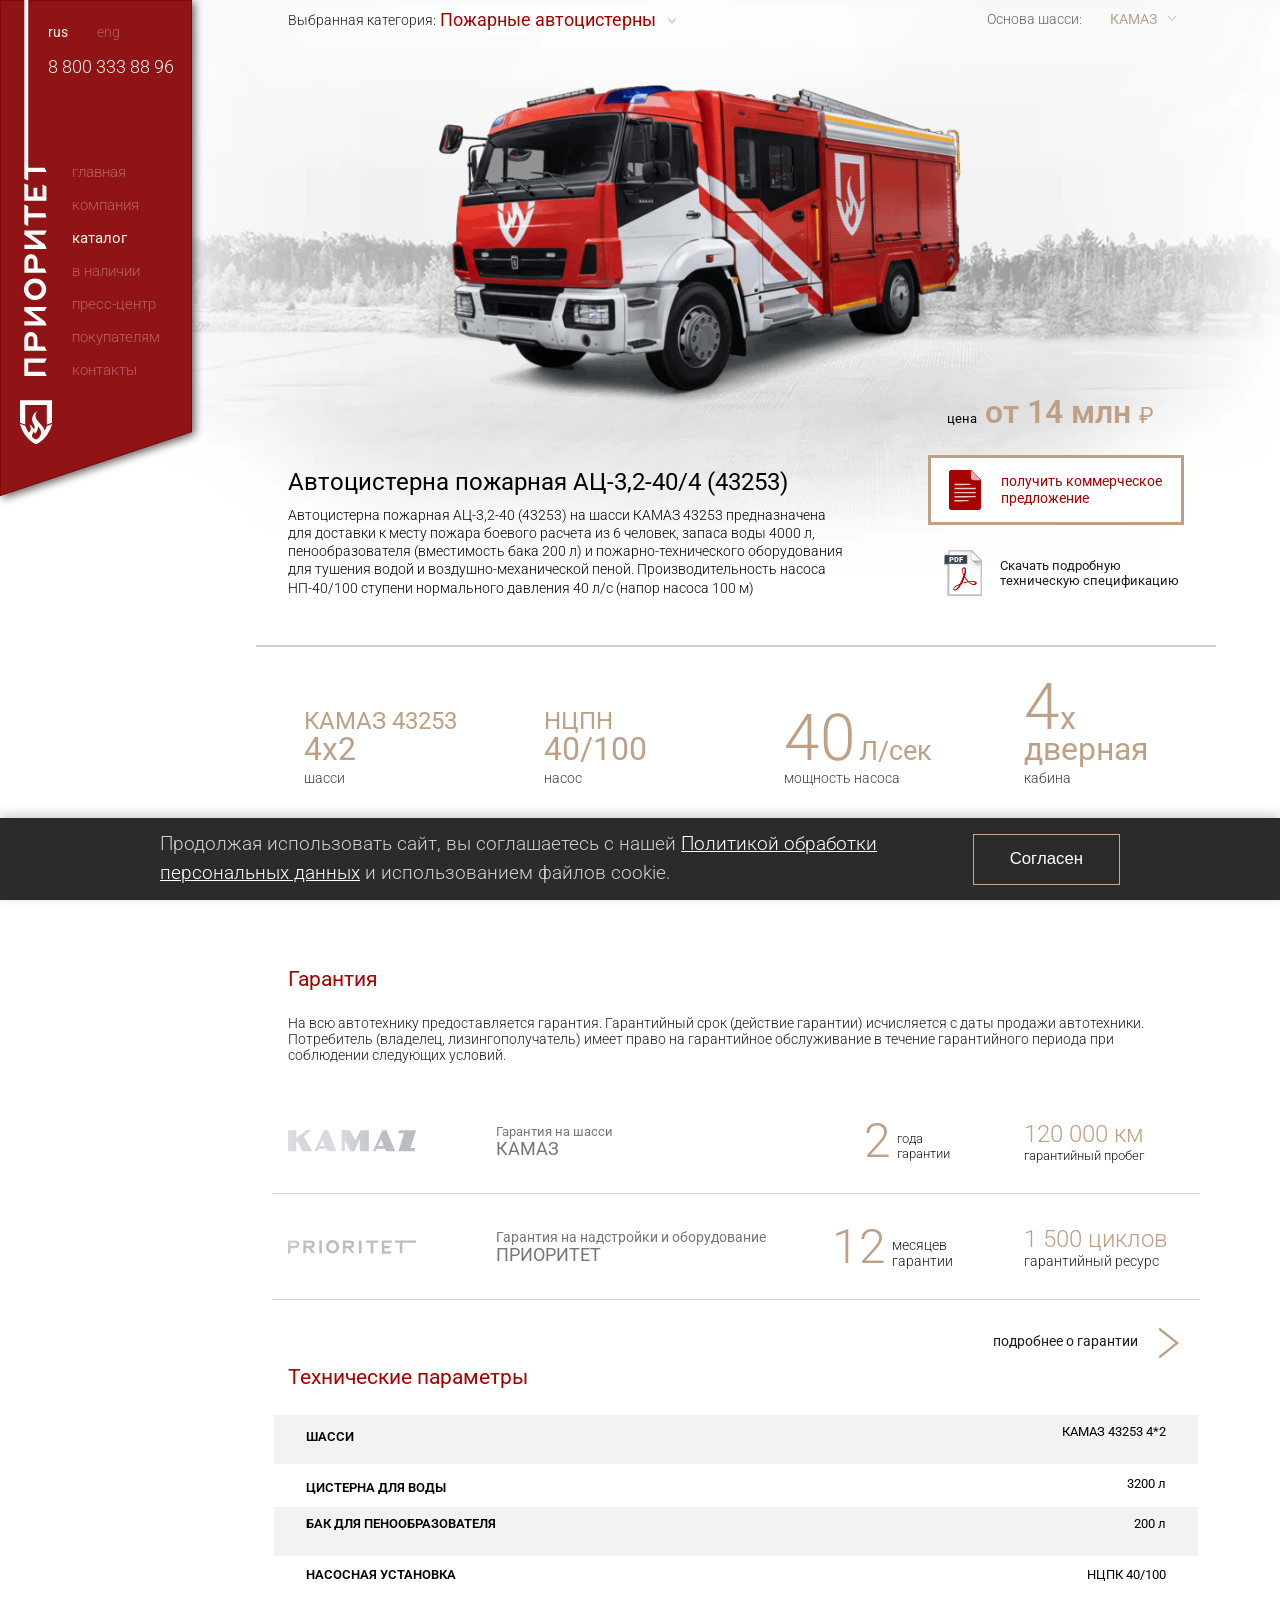
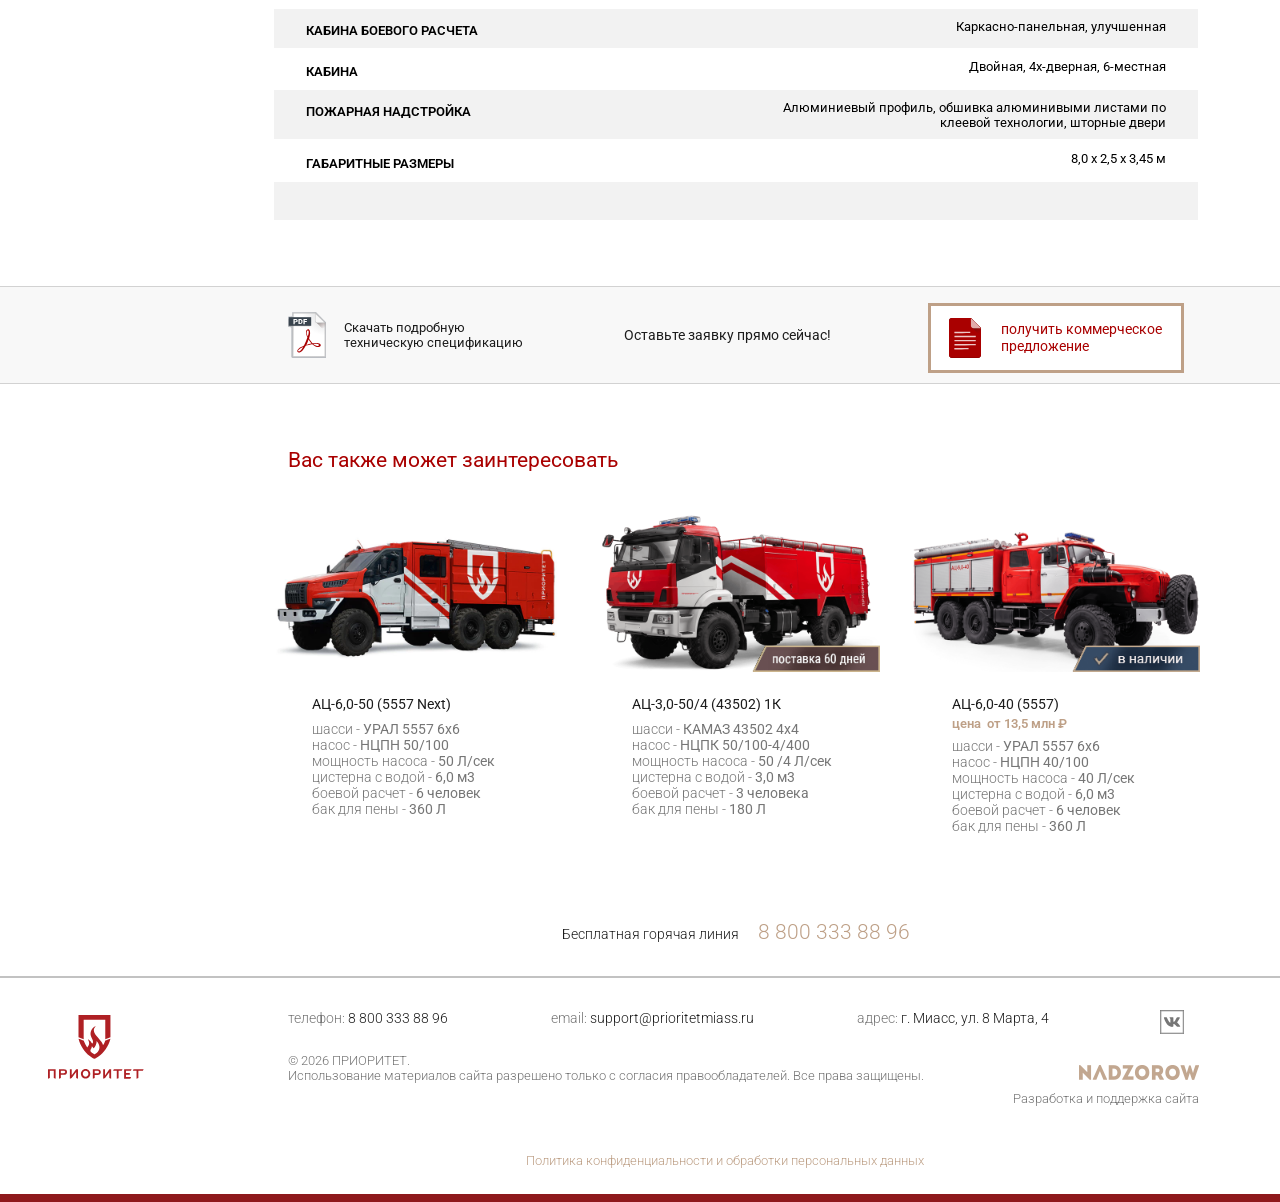
<file: catalog/ats-4-0-50-4-63934-3/index.html>
<!DOCTYPE html>

<html lang="ru-RU" prefix="og: http://ogp.me/ns# article: http://ogp.me/ns/article#">
<head><script>window.OFFLINE_ROOT="../../";window.ym=function(){};</script><script src="../../offline-data.js"></script><script src="../../offline-runtime.js"></script>
<meta charset="utf-8"/>
<meta content="width=device-width, initial-scale=1" name="viewport"/>
<title>АЦ-3,2-40/4 (43253) - ПРИОРИТЕТ</title>
<link href="index.html" rel="canonical"/>
<meta content="ru_RU" property="og:locale"/>
<meta content="article" property="og:type"/>
<meta content="АЦ-3,2-40/4 (43253) - ПРИОРИТЕТ" property="og:title"/>
<meta content="Автоцистерна пожарная АЦ-3,2-40 (43253) на шасси КАМАЗ 43253 предназначена для доставки к месту пожара боевого расчета из 6 человек, запаса воды 4000 л, пенообразователя (вместимость бака 200 л) и пожарно-технического оборудования для тушения водой и воздушно-механической пеной. Производительность насоса НП-40/100 ступени нормального давления 40 л/с (напор насоса 100 м)  " property="og:description"/>
<meta content="https://prioritetmiass.ru/catalog/ats-4-0-50-4-63934-3/" property="og:url"/>
<meta content="ПРИОРИТЕТ" property="og:site_name"/>
<meta content="2026-10-25T20:19:47+00:00" property="article:modified_time"/>
<meta content="https://prioritetmiass.ru/wp-content/uploads/2026/10/az32_prev_min.png" property="og:image"/>
<meta content="720" property="og:image:width"/>
<meta content="400" property="og:image:height"/>
<meta content="image/png" property="og:image:type"/>
<meta content="summary_large_image" name="twitter:card"/>
<meta content="Примерное время для чтения" name="twitter:label1"/>
<meta content="1 минута" name="twitter:data1"/>
<script class="yoast-schema-graph" type="application/ld+json">{"@context":"https:\/\/schema.org","@graph":[{"@type":"WebPage","@id":"https:\/\/prioritetmiass.ru\/catalog\/ats-4-0-50-4-63934-3\/","url":"https:\/\/prioritetmiass.ru\/catalog\/ats-4-0-50-4-63934-3\/","name":"АЦ-3,2-40\/4 (43253) - ПРИОРИТЕТ","isPartOf":{"@id":"https:\/\/prioritetmiass.ru\/#website"},"primaryImageOfPage":{"@id":"https:\/\/prioritetmiass.ru\/catalog\/ats-4-0-50-4-63934-3\/#primaryimage"},"image":{"@id":"https:\/\/prioritetmiass.ru\/catalog\/ats-4-0-50-4-63934-3\/#primaryimage"},"thumbnailUrl":"https:\/\/prioritetmiass.ru\/wp-content\/uploads\/2026\/10\/az32_prev_min.png","datePublished":"2026-10-14T07:38:25+00:00","dateModified":"2026-10-25T20:19:47+00:00","breadcrumb":{"@id":"https:\/\/prioritetmiass.ru\/catalog\/ats-4-0-50-4-63934-3\/#breadcrumb"},"inLanguage":"ru-RU","potentialAction":[{"@type":"ReadAction","target":["https:\/\/prioritetmiass.ru\/catalog\/ats-4-0-50-4-63934-3\/"]}]},{"@type":"ImageObject","inLanguage":"ru-RU","@id":"https:\/\/prioritetmiass.ru\/catalog\/ats-4-0-50-4-63934-3\/#primaryimage","url":"https:\/\/prioritetmiass.ru\/wp-content\/uploads\/2026\/10\/az32_prev_min.png","contentUrl":"https:\/\/prioritetmiass.ru\/wp-content\/uploads\/2026\/10\/az32_prev_min.png","width":720,"height":400},{"@type":"BreadcrumbList","@id":"https:\/\/prioritetmiass.ru\/catalog\/ats-4-0-50-4-63934-3\/#breadcrumb","itemListElement":[{"@type":"ListItem","position":1,"name":"Главная","item":"https:\/\/prioritetmiass.ru\/"},{"@type":"ListItem","position":2,"name":"Каталог","item":"https:\/\/prioritetmiass.ru\/catalog\/"},{"@type":"ListItem","position":3,"name":"АЦ-3,2-40\/4 (43253)","item":"https:\/\/prioritetmiass.ru\/catalog\/ats-4-0-50-4-63934-3\/"}]},{"@type":"WebSite","@id":"https:\/\/prioritetmiass.ru\/#website","url":"https:\/\/prioritetmiass.ru\/","name":"ПРИОРИТЕТ","description":"Компания «Приоритет» более 20 лет является одним из крупнейших российских производителей пожарной техники с непрерывным циклом производства, расположенного на территории Челябинской области в городе Миасс.","publisher":{"@id":"https:\/\/prioritetmiass.ru\/#organization"},"inLanguage":"ru-RU"},{"@type":"Organization","@id":"https:\/\/prioritetmiass.ru\/#organization","name":"ООО \"ПРИОРИТЕТ\"","url":"https:\/\/prioritetmiass.ru\/","logo":{"@type":"ImageObject","inLanguage":"ru-RU","@id":"https:\/\/prioritetmiass.ru\/#\/schema\/logo\/image\/","url":"https:\/\/prioritetmiass.ru\/wp-content\/uploads\/2019\/11\/logo_footer.png","contentUrl":"https:\/\/prioritetmiass.ru\/wp-content\/uploads\/2019\/11\/logo_footer.png","width":120,"height":79,"caption":"ООО \"ПРИОРИТЕТ\""},"image":{"@id":"https:\/\/prioritetmiass.ru\/#\/schema\/logo\/image\/"},"telephone":"+73513289969","email":"info@prioritetmiass.ru","address":{"@type":"PostalAddress","postalCode":"456317","addressRegion":"Челябинская область","addressLocality":"Миасс","streetAddress":"улица 8 Марта, дом 4","addressCountry":"RU"},"contactPoint":[{"@type":"ContactPoint","contactType":"customer service","url":"https:\/\/prioritetmiass.ru\/contacts\/","telephone":"+73513289969","email":"info@prioritetmiass.ru","description":"ПН-ПТ: 08:15–17:30, обед 12:30–13:15 СБ, ВС: выходные","hoursAvailable":[{"@type":"OpeningHoursSpecification","dayOfWeek":["https:\/\/schema.org\/Monday","https:\/\/schema.org\/Tuesday","https:\/\/schema.org\/Wednesday","https:\/\/schema.org\/Thursday","https:\/\/schema.org\/Friday"],"opens":"08:15","closes":"12:30"},{"@type":"OpeningHoursSpecification","dayOfWeek":["https:\/\/schema.org\/Monday","https:\/\/schema.org\/Tuesday","https:\/\/schema.org\/Wednesday","https:\/\/schema.org\/Thursday","https:\/\/schema.org\/Friday"],"opens":"13:15","closes":"17:30"}]},{"@type":"ContactPoint","contactType":"customer service","telephone":"+78003338896","contactOption":"https:\/\/schema.org\/TollFree"}]}]}</script>
<link href="https://prioritetmiass.ru/wp-json/oembed/1.0/embed?url=https%3A%2F%2Fprioritetmiass.ru%2Fcatalog%2Fats-4-0-50-4-63934-3%2F&amp;lang=ru" rel="alternate" title="oEmbed (JSON)" type="application/json+oembed"/>
<link href="https://prioritetmiass.ru/wp-json/oembed/1.0/embed?url=https%3A%2F%2Fprioritetmiass.ru%2Fcatalog%2Fats-4-0-50-4-63934-3%2F&amp;format=xml&amp;lang=ru" rel="alternate" title="oEmbed (XML)" type="text/xml+oembed"/>
<style id="wp-img-auto-sizes-contain-inline-css">
img:is([sizes=auto i],[sizes^="auto," i]){contain-intrinsic-size:3000px 1500px}
/*# sourceURL=wp-img-auto-sizes-contain-inline-css */
</style>
<style id="wp-emoji-styles-inline-css">

	img.wp-smiley, img.emoji {
		display: inline !important;
		border: none !important;
		box-shadow: none !important;
		height: 1em !important;
		width: 1em !important;
		margin: 0 0.07em !important;
		vertical-align: -0.1em !important;
		background: none !important;
		padding: 0 !important;
	}
/*# sourceURL=wp-emoji-styles-inline-css */
</style>
<style id="wp-block-library-inline-css">
:root{--wp-block-synced-color:#7a00df;--wp-block-synced-color--rgb:122,0,223;--wp-bound-block-color:var(--wp-block-synced-color);--wp-editor-canvas-background:#ddd;--wp-admin-theme-color:#007cba;--wp-admin-theme-color--rgb:0,124,186;--wp-admin-theme-color-darker-10:#006ba1;--wp-admin-theme-color-darker-10--rgb:0,107,160.5;--wp-admin-theme-color-darker-20:#005a87;--wp-admin-theme-color-darker-20--rgb:0,90,135;--wp-admin-border-width-focus:2px}@media (min-resolution:192dpi){:root{--wp-admin-border-width-focus:1.5px}}.wp-element-button{cursor:pointer}:root .has-very-light-gray-background-color{background-color:#eee}:root .has-very-dark-gray-background-color{background-color:#313131}:root .has-very-light-gray-color{color:#eee}:root .has-very-dark-gray-color{color:#313131}:root .has-vivid-green-cyan-to-vivid-cyan-blue-gradient-background{background:linear-gradient(135deg,#00d084,#0693e3)}:root .has-purple-crush-gradient-background{background:linear-gradient(135deg,#34e2e4,#4721fb 50%,#ab1dfe)}:root .has-hazy-dawn-gradient-background{background:linear-gradient(135deg,#faaca8,#dad0ec)}:root .has-subdued-olive-gradient-background{background:linear-gradient(135deg,#fafae1,#67a671)}:root .has-atomic-cream-gradient-background{background:linear-gradient(135deg,#fdd79a,#004a59)}:root .has-nightshade-gradient-background{background:linear-gradient(135deg,#330968,#31cdcf)}:root .has-midnight-gradient-background{background:linear-gradient(135deg,#020381,#2874fc)}:root{--wp--preset--font-size--normal:16px;--wp--preset--font-size--huge:42px}.has-regular-font-size{font-size:1em}.has-larger-font-size{font-size:2.625em}.has-normal-font-size{font-size:var(--wp--preset--font-size--normal)}.has-huge-font-size{font-size:var(--wp--preset--font-size--huge)}:root .has-text-align-center{text-align:center}:root .has-text-align-left{text-align:left}:root .has-text-align-right{text-align:right}.has-fit-text{white-space:nowrap!important}#end-resizable-editor-section{display:none}.aligncenter{clear:both}.items-justified-left{justify-content:flex-start}.items-justified-center{justify-content:center}.items-justified-right{justify-content:flex-end}.items-justified-space-between{justify-content:space-between}.screen-reader-text{word-wrap:normal!important;border:0;clip-path:inset(50%);height:1px;margin:-1px;overflow:hidden;padding:0;position:absolute;width:1px;word-break:normal!important}.screen-reader-text:focus{background-color:#ddd;clip-path:none;color:#444;display:block;font-size:1em;height:auto;left:5px;line-height:normal;padding:15px 23px 14px;text-decoration:none;top:5px;width:auto;z-index:100000}html :where(.has-border-color){border-style:solid}html :where([style^=border-color],[style*=";border-color"],[style*="; border-color"]){border-style:solid}html :where([style^=border-top-color],[style*=";border-top-color"],[style*="; border-top-color"]){border-top-style:solid}html :where([style^=border-right-color],[style*=";border-right-color"],[style*="; border-right-color"]){border-right-style:solid}html :where([style^=border-bottom-color],[style*=";border-bottom-color"],[style*="; border-bottom-color"]){border-bottom-style:solid}html :where([style^=border-left-color],[style*=";border-left-color"],[style*="; border-left-color"]){border-left-style:solid}html :where([style^=border-width],[style*=";border-width"],[style*="; border-width"]){border-style:solid}html :where([style^=border-top-width],[style*=";border-top-width"],[style*="; border-top-width"]){border-top-style:solid}html :where([style^=border-right-width],[style*=";border-right-width"],[style*="; border-right-width"]){border-right-style:solid}html :where([style^=border-bottom-width],[style*=";border-bottom-width"],[style*="; border-bottom-width"]){border-bottom-style:solid}html :where([style^=border-left-width],[style*=";border-left-width"],[style*="; border-left-width"]){border-left-style:solid}html :where(img[class*=wp-image-]){height:auto;max-width:100%}:where(figure){margin:0 0 1em}html :where(.is-position-sticky){--wp-admin--admin-bar--position-offset:var(--wp-admin--admin-bar--height,0px)}@media screen and (max-width:600px){html :where(.is-position-sticky){--wp-admin--admin-bar--position-offset:0px}}
/*wp_block_styles_on_demand_placeholder:6afd92b6a1aad*/
/*# sourceURL=wp-block-library-inline-css */
</style>
<style id="classic-theme-styles-inline-css">
/*! This file is auto-generated */
.wp-block-button__link{color:#fff;background-color:#32373c;border-radius:9999px;box-shadow:none;text-decoration:none;padding:calc(.667em + 2px) calc(1.333em + 2px);font-size:1.125em}.wp-block-file__button{background:#32373c;color:#fff;text-decoration:none}
/*# sourceURL=/wp-includes/css/classic-themes.min.css */
</style>
<style id="wp-block-styles-placeholder-inline-css">
:root { --wp-internal-comment: "Placeholder for wp_hoist_late_printed_styles() to replace with the block styles printed at wp_footer." }
/*# sourceURL=wp-block-styles-placeholder-inline-css */
</style>
<style id="wp-global-styles-placeholder-inline-css">
:root { --wp-internal-comment: "Placeholder for wp_hoist_late_printed_styles() to replace with the global-styles printed at wp_footer." }
/*# sourceURL=wp-global-styles-placeholder-inline-css */
</style>
<link href="../../assets/styles-84afb80268a6.css" id="contact-form-7-css" media="all" rel="stylesheet"/>
<link href="../../assets/style-54b28ba74781.css" id="taxonomy-image-plugin-public-css" media="screen" rel="stylesheet"/>
<link href="../../assets/style-a0aa7575ba92.css" id="prioritet-style-css" media="all" rel="stylesheet"/>
<style id="prioritet-style-inline-css">
/* cyrillic-ext */
@font-face {
  font-family: 'Roboto';
  font-style: normal;
  font-weight: 300 600;
  font-stretch: 100%;
  font-display: swap;
  src: url(../../assets/roboto-cyrillic-ext-01f94d674d-f4a430c0e5a4.woff2) format('woff2');
  unicode-range: U+0460-052F, U+1C80-1C8A, U+20B4, U+2DE0-2DFF, U+A640-A69F, U+FE2E-FE2F;
}
/* cyrillic */
@font-face {
  font-family: 'Roboto';
  font-style: normal;
  font-weight: 300 600;
  font-stretch: 100%;
  font-display: swap;
  src: url(../../assets/roboto-cyrillic-481dd0c01e-d9e542178339.woff2) format('woff2');
  unicode-range: U+0301, U+0400-045F, U+0490-0491, U+04B0-04B1, U+2116;
}
/* greek-ext */
@font-face {
  font-family: 'Roboto';
  font-style: normal;
  font-weight: 300 600;
  font-stretch: 100%;
  font-display: swap;
  src: url(../../assets/roboto-greek-ext-ec7769b089-582187fecbe4.woff2) format('woff2');
  unicode-range: U+1F00-1FFF;
}
/* greek */
@font-face {
  font-family: 'Roboto';
  font-style: normal;
  font-weight: 300 600;
  font-stretch: 100%;
  font-display: swap;
  src: url(../../assets/roboto-greek-97fbf7bd0b-cac65f0a925e.woff2) format('woff2');
  unicode-range: U+0370-0377, U+037A-037F, U+0384-038A, U+038C, U+038E-03A1, U+03A3-03FF;
}
/* math */
@font-face {
  font-family: 'Roboto';
  font-style: normal;
  font-weight: 300 600;
  font-stretch: 100%;
  font-display: swap;
  src: url(../../assets/roboto-math-7cb4281a0c-d9a36052c615.woff2) format('woff2');
  unicode-range: U+0302-0303, U+0305, U+0307-0308, U+0310, U+0312, U+0315, U+031A, U+0326-0327, U+032C, U+032F-0330, U+0332-0333, U+0338, U+033A, U+0346, U+034D, U+0391-03A1, U+03A3-03A9, U+03B1-03C9, U+03D1, U+03D5-03D6, U+03F0-03F1, U+03F4-03F5, U+2016-2017, U+2034-2038, U+203C, U+2040, U+2043, U+2047, U+2050, U+2057, U+205F, U+2070-2071, U+2074-209F, U+20D0-20DC, U+20E1, U+20E5-20EF, U+2100-2112, U+2114-2115, U+2117-2121, U+2123-214F, U+2190, U+2192, U+2194-21AE, U+21B0-21E5, U+21F1-21F2, U+21F4-2211, U+2213-2214, U+2216-22FF, U+2308-230B, U+2310, U+2319, U+231C-2321, U+2336-237A, U+237C, U+2395, U+239B-23B7, U+23D0, U+23DC-23E1, U+2474-2475, U+25AF, U+25B3, U+25B7, U+25BD, U+25C1, U+25CA, U+25CC, U+25FB, U+266D-266F, U+27C0-27FF, U+2900-2AFF, U+2B0E-2B11, U+2B30-2B4C, U+2BFE, U+3030, U+FF5B, U+FF5D, U+1D400-1D7FF, U+1EE00-1EEFF;
}
/* symbols */
@font-face {
  font-family: 'Roboto';
  font-style: normal;
  font-weight: 300 600;
  font-stretch: 100%;
  font-display: swap;
  src: url(../../assets/roboto-symbols-2addf2d86d-60a261f9004b.woff2) format('woff2');
  unicode-range: U+0001-000C, U+000E-001F, U+007F-009F, U+20DD-20E0, U+20E2-20E4, U+2150-218F, U+2190, U+2192, U+2194-2199, U+21AF, U+21E6-21F0, U+21F3, U+2218-2219, U+2299, U+22C4-22C6, U+2300-243F, U+2440-244A, U+2460-24FF, U+25A0-27BF, U+2800-28FF, U+2921-2922, U+2981, U+29BF, U+29EB, U+2B00-2BFF, U+4DC0-4DFF, U+FFF9-FFFB, U+10140-1018E, U+10190-1019C, U+101A0, U+101D0-101FD, U+102E0-102FB, U+10E60-10E7E, U+1D2C0-1D2D3, U+1D2E0-1D37F, U+1F000-1F0FF, U+1F100-1F1AE, U+1F1E6-1F1FF, U+1F30D-1F30F, U+1F315, U+1F31C, U+1F31E, U+1F320-1F32C, U+1F336, U+1F378, U+1F37D, U+1F382, U+1F393-1F39F, U+1F3A7-1F3A8, U+1F3AC-1F3AF, U+1F3C2, U+1F3C4-1F3C6, U+1F3CA-1F3CE, U+1F3D4-1F3E0, U+1F3ED, U+1F3F1-1F3F3, U+1F3F5-1F3F7, U+1F408, U+1F415, U+1F41F, U+1F426, U+1F43F, U+1F441-1F442, U+1F444, U+1F446-1F449, U+1F44C-1F44E, U+1F453, U+1F46A, U+1F47D, U+1F4A3, U+1F4B0, U+1F4B3, U+1F4B9, U+1F4BB, U+1F4BF, U+1F4C8-1F4CB, U+1F4D6, U+1F4DA, U+1F4DF, U+1F4E3-1F4E6, U+1F4EA-1F4ED, U+1F4F7, U+1F4F9-1F4FB, U+1F4FD-1F4FE, U+1F503, U+1F507-1F50B, U+1F50D, U+1F512-1F513, U+1F53E-1F54A, U+1F54F-1F5FA, U+1F610, U+1F650-1F67F, U+1F687, U+1F68D, U+1F691, U+1F694, U+1F698, U+1F6AD, U+1F6B2, U+1F6B9-1F6BA, U+1F6BC, U+1F6C6-1F6CF, U+1F6D3-1F6D7, U+1F6E0-1F6EA, U+1F6F0-1F6F3, U+1F6F7-1F6FC, U+1F700-1F80B, U+1F810-1F847, U+1F850-1F859, U+1F860-1F887, U+1F890-1F8AD, U+1F8B0-1F8BB, U+1F8C0-1F8C1, U+1F8D0-1F8D8, U+1F900-1F90B, U+1F93B, U+1F946, U+1F984, U+1F996, U+1F9E9, U+1FA00-1FA6F, U+1FA70-1FA7C, U+1FA80-1FAC6, U+1FAC8, U+1FACC-1FADD, U+1FADF-1FAEB, U+1FAEF-1FAFA, U+1FB00-1FBFF;
}
/* vietnamese */
@font-face {
  font-family: 'Roboto';
  font-style: normal;
  font-weight: 300 600;
  font-stretch: 100%;
  font-display: swap;
  src: url(../../assets/roboto-vietnamese-0b60bbe04e-c9fa718d05fb.woff2) format('woff2');
  unicode-range: U+0102-0103, U+0110-0111, U+0128-0129, U+0168-0169, U+01A0-01A1, U+01AF-01B0, U+0300-0301, U+0303-0304, U+0308-0309, U+0323, U+0329, U+1EA0-1EF9, U+20AB;
}
/* latin-ext */
@font-face {
  font-family: 'Roboto';
  font-style: normal;
  font-weight: 300 600;
  font-stretch: 100%;
  font-display: swap;
  src: url(../../assets/roboto-latin-ext-cedb374b05-c6bb432dd56a.woff2) format('woff2');
  unicode-range: U+0100-02BA, U+02BD-02C5, U+02C7-02CC, U+02CE-02D7, U+02DD-02FF, U+0304, U+0308, U+0329, U+1D00-1DBF, U+1E00-1E9F, U+1EF2-1EFF, U+2020, U+20A0-20AB, U+20AD-20C4, U+2113, U+2C60-2C7F, U+A720-A7FF;
}
/* latin */
@font-face {
  font-family: 'Roboto';
  font-style: normal;
  font-weight: 300 600;
  font-stretch: 100%;
  font-display: swap;
  src: url(../../assets/roboto-latin-1404ca348b-d2f98be1dfab.woff2) format('woff2');
  unicode-range: U+0000-00FF, U+0131, U+0152-0153, U+02BB-02BC, U+02C6, U+02DA, U+02DC, U+0304, U+0308, U+0329, U+2000-206F, U+20AC, U+2122, U+2191, U+2193, U+2212, U+2215, U+FEFF, U+FFFD;
}

/*# sourceURL=prioritet-style-inline-css */
</style>
<link href="../../assets/animate-eef188c0dc11.css" id="prioritet-animate-css" media="all" rel="stylesheet"/>
<link href="../../assets/magnific-popup-88febdb47145.css" id="prioritet-magnific-popup-css" media="print" onload="this.media='all';this.onload=null" rel="stylesheet"/>
<noscript><link href="../../assets/magnific-popup-88febdb47145.css" id="prioritet-magnific-popup-css" media="all" rel="stylesheet"/>
</noscript>
<link href="../../assets/lightbox-3e2fbdf6ca98.css" id="prioritet-lightbox-css" media="print" onload="this.media='all';this.onload=null" rel="stylesheet"/>
<noscript><link href="../../assets/lightbox-3e2fbdf6ca98.css" id="prioritet-lightbox-css" media="all" rel="stylesheet"/>
</noscript>
<link href="../../assets/quote-form-9e2a336093df.css" id="prioritet-quote-form-css" media="print" onload="this.media='all';this.onload=null" rel="stylesheet"/>
<noscript><link href="../../assets/quote-form-9e2a336093df.css" id="prioritet-quote-form-css" media="all" rel="stylesheet"/>
</noscript>
<link href="../../assets/catalog-style-5f826dd3d6bb.css" id="catalog-style-css" media="all" rel="stylesheet"/>
<link href="https://prioritetmiass.ru/wp-json/" rel="https://api.w.org/"/><link href="https://prioritetmiass.ru/xmlrpc.php?rsd" rel="EditURI" title="RSD" type="application/rsd+xml"/>
<meta content="WordPress 7.1.4" name="generator"/>
<link href="../../index.html?p=5659" rel="shortlink"/>
<meta content="1.5.7" name="cdp-version"/><script type="text/javascript">window.wp_data = {"ajax_url":"https:\/\/prioritetmiass.ru\/wp-admin\/admin-ajax.php"};</script> <style>
			.goods-catalog-container {
				width: 100%;
							}
			.goods-catalog {
							}
			.goods-catalog .grid {
				width:190px
			}
			.goods-sidebar {
							}
			.goods-info {
				width: 60%			}
		</style>
<style id="wp-custom-css">
/* --- Стили для баннера 152-ФЗ (база 1rem = 40px) --- */
.fz152-banner {
    position: fixed;
    bottom: 0;
    left: 0;
    width: 100%;
    background-color: #2b2b2b;
    color: #ffffff;
    z-index: 99999;
    box-shadow: 0 -0.1rem 0.375rem rgba(0, 0, 0, 0.2); /* Тень ~4px 15px */
    padding: 0.375rem 0; /* Отступ ~15px */
    font-family: inherit; 
}

.fz152-banner-container {
    display: flex;
    justify-content: space-between;
    align-items: center;
    max-width: 30rem; /* Ширина ~1200px */
    margin: 0 auto;
    padding: 0 0.5rem; /* Отступы по бокам ~20px */
    gap: 0.5rem; /* Расстояние между текстом и кнопкой ~20px */
}

.fz152-text {
    margin: 0;
    font-size: 0.6rem; /* Размер текста ~14px */
    line-height: 1.5;
    color: #d1d1d1;
}

.fz152-text a {
    color: #ffffff;
    text-decoration: underline;
    transition: color 0.3s ease;
}

.fz152-text a:hover {
    color: #cc0000; 
    text-decoration: none;
}
.fz152-btn {
    background-color: transparent; /* Прозрачный фон */
    color: #ffffff; 
    border: 1px solid #c2a891; /* Тонкая рамка в цвет ваших ползунков */
    padding: 0.45rem 1.125rem; 
    cursor: pointer;
    border-radius: 0; /* Строгие прямые углы */
    font-weight: 400; /* Обычный шрифт вместо жирного */
    font-size: 0.525rem; 
    text-transform: none; /* Убираем принудительные заглавные буквы */
    transition: background-color 0.3s ease, color 0.3s ease;
    white-space: nowrap;
}

.fz152-btn:hover {
    background-color: #c2a891; /* При наведении кнопка заливается фирменным бежевым */
    color: #2b2b2b; /* А текст становится темным для контраста */
}

.fz152-btn:active {
    transform: scale(0.98);
}

/* Адаптивность для мобильных телефонов */
@media (max-width: 19.2rem) { /* Точка перелома ~768px */
    .fz152-banner-container {
        flex-direction: column;
        text-align: center;
        gap: 0.375rem; /* ~15px */
        padding: 0 0.375rem; /* ~15px */
    }
    .fz152-text {
        font-size: 0.3rem; /* ~12px */
    }
    .fz152-btn {
        width: 100%;
        padding: 0.3rem 0.5rem;
    }
}
</style>
<link href="../../assets/apple-icon-57x57-d3736296a676.png" rel="apple-touch-icon" sizes="57x57"/>
<link href="../../assets/apple-icon-60x60-b83f4108d9f1.png" rel="apple-touch-icon" sizes="60x60"/>
<link href="../../assets/apple-icon-72x72-85166d3e62b2.png" rel="apple-touch-icon" sizes="72x72"/>
<link href="../../assets/apple-icon-76x76-dbbb517f816b.png" rel="apple-touch-icon" sizes="76x76"/>
<link href="../../assets/apple-icon-114x114-72acafd9141e.png" rel="apple-touch-icon" sizes="114x114"/>
<link href="../../assets/apple-icon-120x120-26e14207fa6e.png" rel="apple-touch-icon" sizes="120x120"/>
<link href="../../assets/apple-icon-144x144-bb6871fe1f64.png" rel="apple-touch-icon" sizes="144x144"/>
<link href="../../assets/apple-icon-152x152-b20e6fcb581d.png" rel="apple-touch-icon" sizes="152x152"/>
<link href="../../assets/apple-icon-180x180-2b64786ee35c.png" rel="apple-touch-icon" sizes="180x180"/>
<link href="../../assets/android-icon-192x192-bfb912c037ad.png" rel="icon" sizes="192x192" type="image/png"/>
<link href="../../assets/favicon-32x32-789081e8be82.png" rel="icon" sizes="32x32" type="image/png"/>
<link href="../../assets/favicon-96x96-3ec2ce2dfd69.png" rel="icon" sizes="96x96" type="image/png"/>
<link href="../../assets/favicon-16x16-22eb07772eec.png" rel="icon" sizes="16x16" type="image/png"/>
<link href="https://prioritetmiass.ru/manifest.json" rel="manifest"/>
<meta content="#ffffff" name="msapplication-TileColor"/>
<meta content="/ms-icon-144x144.png" name="msapplication-TileImage"/>
<meta content="#ffffff" name="theme-color"/>
<meta content="9887594f7b6e04fd" name="yandex-verification"/>
<meta content="noindex, nofollow" name="robots"/><link href="../../offline-runtime.css" rel="stylesheet"/></head>
<body>
<header>
<div class="main_menu_mobile_back"></div>
<div class="main_menu">
<div class="back_image">
<svg height="620" viewbox="0 0 240 620" width="240" xmlns="http://www.w3.org/2000/svg"><defs><clippath id="v0j9a"><path d="M0 0h240v540L0 620z" fill="#fff"></path></clippath></defs><g><g><path d="M0 0h240v540L0 620z" fill="#8e1012"></path><path clip-path='url("#v0j9a")' d="M0 0v0h240v540L0 620v0z" fill="none" stroke="#7b0000" stroke-miterlimit="50" stroke-width="2"></path></g></g></svg> </div>
<a href="../../index.html">
<div class="main_menu_logo">
<svg style="enable-background:new 0 0 40 555;" version="1.1" viewbox="0 0 40 555" x="0px" xml:space="preserve" xmlns="http://www.w3.org/2000/svg" xmlns:xlink="http://www.w3.org/1999/xlink" y="0px"> <g id="Слой_7"> <g> <g> <polygon class="st0" points="0,500.4 0,528.4 6.5,530.7 6.5,506.3 33.5,506.3 33.5,530.7 40,528.4 40,500.4 "></polygon> <g> <g> <path class="st0" d="M37.8,530.9c-1,0.4-2,0.7-3,1.1c-0.3,0.1-1.1,0.2-1.2,0.5c-0.1,0.2-0.2,0.5-0.3,0.7 c-0.7,1.8-1.5,3.6-2.5,5.3c-0.3-2.5-1.9-4.4-3.4-6.2c-1.6-1.9-3.4-3.8-4.9-5.8c-1.4-1.7-2.8-3.7-3.1-5.9 c-0.4-2.6,0.9-4.4,2.4-6.4c-2.4,1.2-4.6,2.9-5.7,5.5c-0.9,2.1-1.1,4.2-0.6,6.4c0.4,1.9,2.4,5.5,2.5,6c0.3,1.4,0.6,2.9-0.3,4 c-1-0.1-1.5-1.3-2.5-2.7c-1.7-2.4-3.5-2.5-3.4-2.4c0.3,0.3,0.7,0.9,0.9,1.2c0.6,1.2,0.8,2.6,0.8,3.6c0,2-1.3,3.6-2.4,5.1 c-1.6-2.2-2.9-4.8-4-7.3c-0.1-0.3-0.2-0.7-0.4-1c-0.2-0.4-0.1-0.3-0.5-0.4c-0.6-0.2-1.2-0.4-1.8-0.6c-1.4-0.5-2.9-1-4.3-1.5 c2.1,8.5,7.1,16.4,14.1,21.7c0.8,0.6,1.7,1.2,2.5,1.7c0.9,0.6,1.9,1.3,2.9,1.6c0.8,0.2,1.8-0.4,2.5-0.8c1-0.6,2-1.2,2.9-1.9 c3.5-2.5,6.5-5.6,9-9.1c2.8-4,4.9-8.5,6-13.2C39.3,530.4,38.5,530.6,37.8,530.9z M25.2,544.7c-1.1,1.9-2.9,3.8-5,4.8 c-0.4,0.2-0.5,0.1-1-0.3c-0.3-0.2-0.7-0.5-1-0.7c-0.9-0.7-2.1-1.5-2.9-2.3c-1.6-2.1,1.7-4.3,1.2-6.8c1.1,0.9,1.6,1.5,2.2,2.6 c0.1,0.1,0.2,0.1,0.3,0c1-1.3,1.9-2.7,2.5-4.3c0.6-1.5,1.2-3.3,0.9-5C25.6,536.1,27.7,540.6,25.2,544.7z"></path> </g> </g> </g> </g> </g> <g id="Слой_6"> <g> <polygon class="st0" points="33.4,470 30.8,464.7 10.3,464.7 10.3,453.3 30.8,453.3 33.4,448.1 5.4,448.1 5.4,470 "></polygon> <path class="st0" d="M7.5,417.8L7.5,417.8c-1.4,1.6-2.1,3.8-2.1,6.5v14h27.9l-2.6-5.3h-8.9v-8.7c0-2.7-0.7-4.9-2.1-6.6 c-1.5-1.7-3.6-2.6-6.2-2.6C11,415.2,8.9,416.1,7.5,417.8z M10.3,433v-8.3c0-1.4,0.3-2.5,0.9-3.3c0.5-0.7,1.4-1,2.5-1 c1.2,0,2,0.3,2.5,1l0,0c0.6,0.8,0.9,2,0.9,3.4v8H10.3z"></path> <polygon class="st0" points="23.3,401.7 5.4,401.7 5.4,407 33.3,407 31.2,401.8 13.9,388.9 30.8,388.9 33.4,383.6 5.4,383.6 5.4,388.9 "></polygon> <path class="st0" d="M7.6,320.5L7.6,320.5c-1.4,1.6-2.1,3.8-2.1,6.5v13.9h27.8l-2.6-5.3H22v-8.5c0-2.7-0.7-4.9-2.1-6.6 c-1.5-1.7-3.6-2.6-6.2-2.6C11,318,9,318.8,7.6,320.5z M13.8,323.2c1.2,0,2,0.3,2.5,1l0,0c0.6,0.8,0.9,2,0.9,3.5v7.9h-6.8v-8.1 c0-1.4,0.3-2.5,0.9-3.3C11.8,323.6,12.6,323.2,13.8,323.2z"></path> <polygon class="st0" points="23.5,305.9 5.5,305.9 5.5,311.1 33.3,311.1 31.1,305.7 14,293.5 30.8,293.5 33.4,288.2 5.5,288.2 5.5,293.5 "></polygon> <polygon class="st0" points="10.3,282.7 10.3,272 32.9,272 31.7,266.7 10.3,266.7 10.3,257.7 5.4,255.7 5.4,280.4 "></polygon> <polygon class="st0" points="10.3,231.3 5.4,229.5 5.4,250.8 33,250.8 33,233.1 28.1,230.7 28.1,245.5 21.7,245.5 21.7,234.6 16.9,234.6 16.9,245.5 10.3,245.5 "></polygon> <polygon class="st0" points="5.4,223.9 10.3,225.5 10.3,215.1 33.3,215.1 30.7,209.8 10.3,209.8 10.3,0 5.4,0 "></polygon> <path class="st0" d="M4.9,361.7c0,7.5,6.2,13.5,13.9,13.5c7.7,0,13.9-6.1,13.9-13.5c0-7.5-6.2-13.5-13.9-13.5S4.9,354.3,4.9,361.7 z M18.8,353.7c4.7,0,8.4,3.5,8.4,8c0,4.5-3.7,8-8.4,8s-8.4-3.5-8.4-8S14.1,353.7,18.8,353.7z"></path> </g> </g> </svg>
</div>
</a>
<div class="main_menu_lang">
<a class="active blockh">rus</a><a class="blockh" href="https://prioritetmiass.ru/en/">eng</a> </div>
<div class="main_menu_phone">
<a class="dh" href="tel:88003338896">8 800 333 88 96</a>
</div>
<div class="main_menu_urls">
<div class="menu-osnovnoe-menyu-container"><ul class="menu" id="menu-osnovnoe-menyu"><li class="menu-item menu-item-type-post_type menu-item-object-page menu-item-home menu-item-948" id="menu-item-948"><a href="../../index.html">главная</a></li>
<li class="menu-item menu-item-type-post_type menu-item-object-page menu-item-85" id="menu-item-85"><a href="../../about/index.html">компания</a></li>
<li class="menu-item menu-item-type-post_type_archive menu-item-object-goods current-menu-item menu-item-72" id="menu-item-72"><a href="../index.html">каталог</a></li>
<li class="menu-item menu-item-type-post_type menu-item-object-page menu-item-40" id="menu-item-40"><a href="../../specpred/index.html">в наличии</a></li>
<li class="menu-item menu-item-type-post_type menu-item-object-page menu-item-27" id="menu-item-27"><a href="../../press-centr/index.html">пресс-центр</a></li>
<li class="menu-item menu-item-type-post_type menu-item-object-page menu-item-97" id="menu-item-97"><a href="../../customers/index.html">покупателям</a></li>
<li class="menu-item menu-item-type-post_type menu-item-object-page menu-item-44" id="menu-item-44"><a href="../../contacts/index.html">контакты</a></li>
</ul></div> </div>
</div>
<div class="mobile_top">
<div class="mobile_top_inner">
<a class="mob11" href="../../index.html">
<svg id="Слой_1" style="enable-background:new 0 0 64 96;" version="1.1" viewbox="0 0 64 96" x="0px" xml:space="preserve" xmlns="http://www.w3.org/2000/svg" xmlns:xlink="http://www.w3.org/1999/xlink" y="0px"> <g id="Слой_8"> <g> <polygon class="st0" points="64,74.6 0,96 0,0 64,0 "></polygon> <path class="st1" d="M63.5,0.5v73.7l-63,21.1V0.5H63.5 M64,0H0v96l64-21.4V0L64,0z"></path> </g> </g> <g> <g> <polygon class="st2" points="15,20 15,43.5 20.4,45.3 20.4,24.9 43.1,24.9 43.1,45.3 48.5,43.5 48.5,20 "></polygon> <g> <g> <path class="st2" d="M46.7,45.5c-0.8,0.3-1.7,0.6-2.5,0.9c-0.2,0.1-0.9,0.2-1,0.3c-0.1,0.1-0.1,0.5-0.2,0.6 c-0.6,1.5-1.3,3-2.1,4.5c-0.2-2.1-1.5-3.7-2.9-5.2c-1.4-1.6-2.9-3.2-4.1-4.8c-1.1-1.5-2.3-3.1-2.6-4.9c-0.3-2.2,0.8-3.7,2-5.3 c-2.1,1-3.9,2.4-4.7,4.6c-0.7,1.7-0.9,3.4-0.5,5.3c0.3,1.6,2,4.6,2.1,5c0.3,1.1,0.5,2.4-0.2,3.3c-0.8-0.1-1.3-1-2.1-2.3 c-1.5-2.1-3-2.1-2.9-2.1c0.2,0.2,0.6,0.8,0.7,1c0.6,1,0.7,2.2,0.7,3.1c0,1.7-1,3-2.1,4.2c-1.4-1.8-2.4-4-3.3-6.1 c-0.1-0.2-0.2-0.6-0.3-0.8c-0.2-0.3-0.1-0.2-0.5-0.3c-0.5-0.1-1-0.3-1.5-0.6c-1.1-0.5-2.4-0.8-3.6-1.3C16.7,52,21,58.6,26.8,63 c0.7,0.5,1.4,1,2.1,1.5c0.8,0.5,1.6,1,2.4,1.3c0.7,0.2,1.5-0.3,2.1-0.7c0.8-0.5,1.6-1,2.4-1.5c3-2.1,5.5-4.6,7.5-7.6 c2.3-3.3,4-7.1,5-11C47.9,45.1,47.2,45.3,46.7,45.5z M36.1,57c-0.9,1.6-2.4,3.2-4.1,4c-0.3,0.2-0.5,0-0.8-0.2 c-0.2-0.2-0.6-0.3-0.8-0.6c-0.8-0.6-1.7-1.3-2.4-2c-1.4-1.7,1.4-3.6,1-5.7c0.9,0.8,1.3,1.3,1.8,2.2c0,0.1,0.2,0.1,0.2,0 c0.9-1.1,1.6-2.2,2.2-3.6c0.5-1.3,1-2.8,0.8-4.1C36.5,49.9,38.2,53.6,36.1,57z"></path> </g> </g> </g> </g> </svg>
</a>
<a class="mob12" href="../../index.html">
<svg style="enable-background:new 0 0 72 48;" version="1.1" viewbox="0 0 72 48" x="0px" xml:space="preserve" xmlns="http://www.w3.org/2000/svg" xmlns:xlink="http://www.w3.org/1999/xlink" y="0px"> <g id="Слой_8"> <g> <polygon class="st0" points="52,48 72,0 0,0 0,48 "></polygon> <path class="st1" d="M0.5,47.6h51.1L71.4,0.4H0.5L0.5,47.6 M0,48L0,0h72L52,48H0L0,48z"></path> </g> <g> <g> <polygon class="st2" points="16,8 16,24.9 19.9,26.3 19.9,11.5 36.2,11.5 36.2,26.3 40.2,24.9 40.2,8 "></polygon> <g> <g> <path class="st2" d="M38.8,26.4c-0.6,0.2-1.2,0.4-1.8,0.7c-0.2,0.1-0.6,0.1-0.8,0.3c-0.1,0.1-0.1,0.3-0.2,0.4 c-0.4,1.1-0.9,2.2-1.5,3.2c-0.2-1.5-1.1-2.6-2.1-3.7c-1-1.2-2-2.3-3-3.5c-0.8-1.1-1.7-2.2-1.9-3.6c-0.2-1.6,0.5-2.7,1.4-3.9 c-1.5,0.8-2.8,1.8-3.4,3.3c-0.5,1.3-0.7,2.5-0.4,3.9c0.3,1.1,1.4,3.3,1.5,3.6c0.2,0.8,0.3,1.7-0.2,2.4 c-0.6-0.1-0.9-0.8-1.5-1.6C24,26.5,23,26.4,23,26.5c0.2,0.2,0.4,0.6,0.5,0.7c0.4,0.7,0.5,1.6,0.5,2.2c0,1.2-0.8,2.2-1.5,3.1 c-1-1.3-1.8-2.9-2.4-4.4c-0.1-0.2-0.1-0.4-0.2-0.6c-0.1-0.2-0.1-0.2-0.3-0.2c-0.4-0.1-0.7-0.3-1.1-0.4 c-0.9-0.3-1.7-0.6-2.6-0.9c1.3,5.1,4.3,9.9,8.5,13.1c0.5,0.4,1,0.7,1.5,1c0.6,0.3,1.1,0.8,1.8,0.9c0.5,0.1,1.1-0.2,1.5-0.5 c0.6-0.3,1.2-0.7,1.8-1.1c2.1-1.5,3.9-3.4,5.4-5.5c1.7-2.4,2.9-5.1,3.6-8C39.7,26.1,39.3,26.3,38.8,26.4z M31.2,34.8 c-0.7,1.2-1.8,2.3-3,2.9c-0.3,0.1-0.3,0-0.6-0.2c-0.2-0.1-0.4-0.3-0.6-0.4c-0.6-0.4-1.3-0.9-1.8-1.4c-1-1.3,1-2.6,0.8-4.1 c0.6,0.6,0.9,0.9,1.3,1.6c0,0.1,0.1,0.1,0.2,0c0.6-0.8,1.2-1.6,1.5-2.6c0.3-0.9,0.7-2,0.5-3C31.4,29.6,32.7,32.3,31.2,34.8z"></path> </g> </g> </g> </g> </g> </svg>
</a>
<a class="search-toggle" href="#search-popup"><svg height="21" id="Слой_1" style="enable-background:new 0 0 1024 1025;" version="1.1" viewbox="0 0 1024 1025" width="21" x="0px" xml:space="preserve" xmlns="http://www.w3.org/2000/svg" xmlns:xlink="http://www.w3.org/1999/xlink" y="0px"> <g> <g> <path d="M526.2,194.8c8.6,8.6,16.6,17.8,24.1,27.4c-2.2-2.9-4.5-5.8-6.7-8.7c14.6,19.1,26.8,39.9,36.2,62 c-1.5-3.4-2.9-6.9-4.3-10.2c9.7,23.1,16.3,47.4,19.6,72.3c-0.5-3.8-1-7.7-1.5-11.4c3.2,24.7,3.2,49.7,0,74.4 c0.5-3.8,1-7.7,1.5-11.4c-3.4,24.9-9.9,49.1-19.6,72.3c1.5-3.4,2.9-6.9,4.3-10.2c-9.4,22.1-21.5,42.9-36.2,62 c2.2-2.9,4.5-5.8,6.7-8.7c-14.9,19.3-32.3,36.6-51.5,51.5c2.9-2.2,5.8-4.5,8.7-6.7c-19.1,14.6-39.9,26.8-62,36.2 c3.4-1.5,6.9-2.9,10.2-4.3c-23.1,9.7-47.4,16.3-72.3,19.6c3.8-0.5,7.7-1,11.4-1.5c-24.7,3.2-49.7,3.2-74.4,0 c3.8,0.5,7.7,1,11.4,1.5c-24.9-3.4-49.1-9.9-72.3-19.6c3.4,1.5,6.9,2.9,10.2,4.3c-22.1-9.4-42.9-21.5-62-36.2 c2.9,2.2,5.8,4.5,8.7,6.7c-19.3-14.9-36.6-32.3-51.5-51.5c2.2,2.9,4.5,5.8,6.7,8.7c-14.6-19.1-26.8-39.9-36.2-62 c1.5,3.4,2.9,6.9,4.3,10.2c-9.7-23.1-16.3-47.4-19.6-72.3c0.5,3.8,1,7.7,1.5,11.4c-3.2-24.7-3.2-49.7,0-74.4 c-0.5,3.8-1,7.7-1.5,11.4c3.4-24.9,9.9-49.1,19.6-72.3c-1.5,3.4-2.9,6.9-4.3,10.2c9.4-22.1,21.5-42.9,36.2-62 c-2.2,2.9-4.5,5.8-6.7,8.7c14.9-19.3,32.3-36.6,51.5-51.5c-2.9,2.2-5.8,4.5-8.7,6.7c19.1-14.6,39.9-26.8,62-36.2 c-3.4,1.5-6.9,2.9-10.2,4.3c23.1-9.7,47.4-16.3,72.3-19.6c-3.8,0.5-7.7,1-11.4,1.5c24.7-3.2,49.7-3.2,74.4,0 c-3.8-0.5-7.7-1-11.4-1.5c24.9,3.4,49.1,9.9,72.3,19.6c-3.4-1.5-6.9-2.9-10.2-4.3c22.1,9.4,42.9,21.5,62,36.2 c-2.9-2.2-5.8-4.5-8.7-6.7C508.4,178.1,517.6,186.1,526.2,194.8c7.8,7.8,19.4,12.6,30.5,12.6c10.6,0,23.1-4.6,30.5-12.6 c7.5-8.2,13.1-18.9,12.6-30.5c-0.5-11.4-4.4-22.2-12.6-30.5c-46.2-45.9-107-78.7-171.4-89.5c-17.4-2.9-35-5-52.7-5.3 c-16.2-0.3-32.2,1-48.2,3.2c-16.1,2.2-31.9,5-47.5,9.6c-17,5-33.5,11.6-49.6,19c-29.7,13.8-57.1,33-81.1,55.2 c-24.5,22.6-45.8,49.7-62,78.9c-15.5,27.9-27.4,58.5-33.8,89.8s-9.1,63.8-6,95.7c3.1,32.3,9.8,63.8,22.3,93.7 c6.9,16.5,14.3,32.7,23.8,47.9c9.6,15.6,20.7,30.3,32.6,44.2c21.7,25.3,48.1,47.2,76.5,64.5c27.3,16.6,57.8,29.3,88.9,37 c62,15.3,129.8,12.7,189.8-9.9c16.8-6.4,33.4-13.6,49.1-22.5c15.7-8.9,30.2-19.5,44.4-30.7c26.3-20.8,48.8-46.5,67.3-74.4 c35.5-53.5,54-119.4,52.6-183.6c-1.5-64.5-22-129.6-60.3-181.7c-10.7-14.5-21.9-28.3-34.6-41c-7.7-7.8-19.4-12.6-30.5-12.6 c-10.6,0-23.1,4.6-30.5,12.6c-7.5,8.2-13.1,18.9-12.6,30.5C514.1,175.7,517.9,186.5,526.2,194.8z" style="fill: #999ea382"></path> </g> </g> <g> <g> <path d="M526.2,592.5c20.9,20.9,41.9,41.9,62.8,62.8c33.4,33.4,271.4,271.4,304.8,304.8c7.7,7.7,15.4,15.4,23.1,23.1 c7.8,7.8,19.4,12.6,30.5,12.6c10.6,0,23.1-4.6,30.5-12.6c7.5-8.2,13.1-18.9,12.6-30.5c-0.5-11.4-4.4-22.2-12.6-30.5 c-20.9-20.9-246.6-246.6-267.5-267.5C677,621.4,643.6,588,610.2,554.6c-7.7-7.7-15.4-15.4-23.1-23.1c-7.8-7.8-19.4-12.6-30.5-12.6 c-10.6,0-23.1,4.6-30.5,12.6c-7.5,8.2-13.1,18.9-12.6,30.5C514.1,573.5,517.9,584.2,526.2,592.5L526.2,592.5z" style="fill: #999ea382"></path> </g> </g> </svg>поиск</a>
<p class="mobile_top_text">меню    </p><button class="cmn-toggle-switch cmn-toggle-switch__htx"><span>меню</span></button>
</div>
</div>
</header>
<div class="goods-catalog-container">
<div class="goods_catalog">
<div class="catalog-inner">
<div class="color_set product_page_fixed">
<div class="container products_panel_fixed_parent">
<div class="products_panel products_panel_fixed">
<p class="panel_category txt">Выбранная категория:</p>
<h2 class="red dh">
<a class="red" href="../index.html?cat_id=18">Пожарные автоцистерны</a> <svg height="20" viewbox="0 0 30 20" width="30" xmlns="http://www.w3.org/2000/svg"><g><g><path d="M.352 1.54C.12 1.24.004 1.017.004.866c0-.23.12-.43.362-.6C.607.098.892.013 1.22.013c.483 0 .908.23 1.274.692L15.002 16.52 27.51.685c.366-.462.79-.692 1.274-.692.328 0 .612.085.854.254.24.17.362.37.362.6 0 .15-.116.375-.348.672L15.002 20z" fill="#ba9c82"></path></g></g></svg></h2>
<a class="show_product_menu_url blockh gold" href="#">КАМАЗ <svg height="20" viewbox="0 0 30 20" width="30" xmlns="http://www.w3.org/2000/svg"><g><g><path d="M.352 1.54C.12 1.24.004 1.017.004.866c0-.23.12-.43.362-.6C.607.098.892.013 1.22.013c.483 0 .908.23 1.274.692L15.002 16.52 27.51.685c.366-.462.79-.692 1.274-.692.328 0 .612.085.854.254.24.17.362.37.362.6 0 .15-.116.375-.348.672L15.002 20z" fill="#ba9c82"></path></g></g></svg></a>
<p class="show_product_menu blockh">Основа шасси:</p>
</div>
</div>
</div>
<div class="product__slider wow fadeIn" data-wow-delay="0.2s" style='background-image:url("../../assets/slide_product-1680-65aec57257c7.webp");--product-bg-mobile:image-set(url("../../assets/slide_product-768-3c45845075e2.webp") 1x,url("../../assets/slide_product-1280-44bdb812cbf0.webp") 2x);--product-bg-tablet:image-set(url("../../assets/slide_product-1280-44bdb812cbf0.webp") 1x,url("../../assets/slide_product-1680-65aec57257c7.webp") 2x);'>
<div class="slide">
<div class="container img__holder">
<div class="container_img_fix">
<img alt="Автоцистерна пожарная АЦ-3,2-40/4 (43253)" class="attachment-full size-full" decoding="async" fetchpriority="high" height="683" loading="eager" sizes="(max-width: 759px) 295.17px, (max-width: 1000px) 566.72px, 53.13vw" src="../../assets/az32_min-ea8d137eddd3.png" srcset="../../assets/az32_min-ea8d137eddd3.png 1400w, ../../assets/az32_min-300x146-png-612e94bb7aeb.webp 300w, ../../assets/az32_min-1024x500-png-4f581e8ff626.webp 1024w, ../../assets/az32_min-768x375-png-b212124cbf5a.webp 768w" style="width:auto;" width="1400"/> </div>
</div>
</div>
<div class="container_holder">
<div class="container">
<div class="product_top_container">
<h1 class="product__name wow fadeInRight">Автоцистерна пожарная АЦ-3,2-40/4 (43253)</h1>
<p class="product__description wow fadeInRight txt" data-wow-delay="0.2s">Автоцистерна пожарная АЦ-3,2-40 (43253) на шасси КАМАЗ 43253 предназначена для доставки к месту пожара боевого расчета из 6 человек, запаса воды 4000 л, пенообразователя (вместимость бака 200 л) и пожарно-технического оборудования для тушения водой и воздушно-механической пеной. Производительность насоса НП-40/100 ступени нормального давления 40 л/с (напор насоса 100 м)

 </p>
</div>
<div class="guarantee_slider">
<div class="product_page_price">
<p>
<span>цена </span> от 14 млн <span>₽</span> </p>
</div>
<a href="#contacts-popup">
<div class="guarantee_get_block kp">
<div>
<svg id="Слой_1" style="enable-background:new 0 0 40 50;" version="1.1" viewbox="0 0 40 50" x="0px" xml:space="preserve" xmlns="http://www.w3.org/2000/svg" xmlns:xlink="http://www.w3.org/1999/xlink" y="0px">
<g>
<path class="st0" d="M36.7,9.2c-3.1-3-6.1-6.1-9.1-9.1h-24C1.6,0.1,0,1.7,0,3.7v42.7c0,2,1.6,3.6,3.6,3.6h32.8c2,0,3.6-1.6,3.6-3.6
		V12.5C38.9,11.5,37.8,10.3,36.7,9.2z"></path>
<path class="st1" d="M36.7,9.2c-3.1-3-6.1-6.1-9.1-9.1h-24C1.6,0.1,0,1.7,0,3.7v42.4c0,2,1.6,3.6,3.6,3.6h32.8c2,0,3.6-1.6,3.6-3.6
		V12.5C38.9,11.5,37.8,10.3,36.7,9.2z"></path>
<lineargradient gradienttransform="matrix(1 0 0 1 0 -792)" gradientunits="userSpaceOnUse" id="SVGID_12_" x1="31.4635" x2="39.1982" y1="800.9838" y2="810.3148">
<stop offset="0" style="stop-color:#231F20;stop-opacity:0.5"></stop>
<stop offset="1" style="stop-color:#52160E;stop-opacity:0"></stop>
</lineargradient>
<path class="st2" d="M27.6,10.5c0.1,0.1,0.1,0.2,0.2,0.3c0.6,1.2,1.5,1.7,2.8,1.7c3,0,6,0,9,0c0.2,0,0.2,0.1,0.4,0.2
		c0,0,0,0.5,0,0.7c0,1.8,0,3.7,0,5.5c-0.1,0-2.6,0.1-3.2,0.1c-1.4,0-2.2-1-3-1.9c-1.4-1.6-2.9-3.1-4.5-4.5c-0.6-0.5-1.2-0.9-1.5-1.6
		C27.7,10.9,27.6,10.7,27.6,10.5z"></path>
<path class="st3" d="M16.7,19c-3.2,0-6.4,0-9.6,0c-0.4,0-0.4-0.3-0.4-1.2c0-0.5,0.1-0.7,0.2-0.6c0.1,0,0.1,0,0.2,0
		c6.4,0,12.8,0,19.1,0c0.2,0,0.4-0.2,0.4,0.8c0,0.8-0.1,0.9-0.4,0.9C23.1,19,19.9,19,16.7,19z"></path>
<path class="st4" d="M22,11.4c0,0.1-0.1,0.1-0.2,0.1s-0.2,0-0.1-0.1c0-0.1,0.1-0.1,0.2-0.1C21.9,11.2,22,11.3,22,11.4z"></path>
<path class="st5" d="M0.5,48.4C0.5,48.4,0.5,48.3,0.5,48.4C0.4,48.4,0.5,48.4,0.5,48.4z"></path>
<path class="st6" d="M36.3,8.9c-2.8-2.8-5.6-5.6-8.4-8.4c-0.1-0.1-0.2-0.2-0.3-0.3c0,0,0,0-0.1,0h-0.4l0,0c0.1,0,0.2,0,0.3,0.2v0.1
		c0,0.1,0,0.2,0,0.3c0,3.1,0,6.1,0,9.2c0,0.1,0,0.6,0.3,1c0.2,0.3,0.8,1.7,2.9,1.7c3,0,6,0,9,0c0.2,0,0.2,0.1,0.4,0.2v-0.1
		c0,0,0-0.1-0.1-0.1C38.7,11.3,37.5,10.1,36.3,8.9z"></path>
<path class="st3" d="M20.1,24.1c-4.3,0-8.6,0-12.8,0c-0.5,0-0.6-0.3-0.5-1.2c0-0.5,0.1-0.7,0.3-0.6c0.1,0,0.1,0,0.2,0
		c8.6,0,17.2,0,25.7,0c0.3,0,0.6-0.2,0.5,0.8c0,0.8-0.1,0.9-0.5,0.9C28.7,24.1,24.4,24.1,20.1,24.1z"></path>
<path class="st3" d="M20.1,29.2c-4.3,0-8.6,0-12.8,0c-0.5,0-0.6-0.3-0.5-1.2c0-0.5,0.1-0.7,0.3-0.6c0.1,0,0.1,0,0.2,0
		c8.6,0,17.2,0,25.7,0c0.3,0,0.6-0.2,0.5,0.8c0,0.8-0.1,0.9-0.5,0.9C28.7,29.2,24.4,29.2,20.1,29.2z"></path>
<path class="st3" d="M20.1,34.3c-4.3,0-8.6,0-12.8,0c-0.5,0-0.6-0.3-0.5-1.2c0-0.5,0.1-0.7,0.3-0.6c0.1,0,0.1,0,0.2,0
		c8.6,0,17.2,0,25.7,0c0.3,0,0.6-0.2,0.5,0.8c0,0.8-0.1,0.9-0.5,0.9C28.7,34.3,24.4,34.3,20.1,34.3z"></path>
<path class="st3" d="M15.6,39.3c-2.9,0-5.7,0-8.6,0c-0.3,0-0.4-0.3-0.4-1.2c0-0.5,0.1-0.7,0.2-0.6h0.1c5.7,0,11.5,0,17.2,0
		c0.2,0,0.4-0.2,0.4,0.8c0,0.8-0.1,0.9-0.3,0.9C21.4,39.3,18.5,39.3,15.6,39.3z"></path>
</g>
</svg>
<p class="red blockh">получить коммерческое<br/>предложение</p>
</div>
</div>
</a>
<div class="guarantee_get_block pdf">
<svg id="Слой_1" style="enable-background:new 0 0 50 60;" version="1.1" viewbox="0 0 50 60" x="0px" xml:space="preserve" xmlns="http://www.w3.org/2000/svg" xmlns:xlink="http://www.w3.org/1999/xlink" y="0px">
<path class="st0" d="M48,12c-0.6-0.6-1.1-1.2-1.6-1.7C44,8,41.6,5.6,39.4,3.3c-1-1-1.9-2-2.8-2.9c-0.3-0.3-0.6-0.4-1-0.4H6.7
	C6,0,5.2,0.6,5.2,1.4v3c0,0.8-0.4,1.4-1.2,1.4H1.4C0.6,5.8,0,6.4,0,7.2v11.1c0,0.8,0.6,1.4,1.4,1.4l1.7,0.1c0.8,0,1.4,0.6,1.4,1.4
	v37.6C4.5,59.5,6,60,6.7,60h41.9c0.8,0,1.4-0.6,1.4-1.4V14.7c0-0.4-0.2-0.7-0.4-1C49,13.2,48.5,12.5,48,12z"></path>
<path class="st0" d="M6.5,59.8h42.3c0.5,0,0.9-0.4,0.9-0.9V14.5c0-0.2-0.1-0.4-0.3-0.6c-0.3-0.3-0.6-0.6-0.8-0.9
	c-0.3-0.3-0.5-0.6-0.8-0.9c-0.3-0.3-0.6-0.7-0.9-1c-0.3-0.3-0.5-0.5-0.7-0.8c-1.6-1.5-3.2-3.1-4.7-4.7c-0.8-0.8-1.5-1.5-2.3-2.3
	c-0.6-0.6-1.1-1.1-1.7-1.7c-0.4-0.4-0.8-0.8-1.2-1.3c-0.2-0.2-0.4-0.3-0.6-0.3H6.5C6,0.2,5.5,0.6,5.5,1.1v3C5.5,5.2,4.7,6,3.7,6H1.2
	C0.7,6,0.3,6.4,0.3,6.9v11.2c0,0.5,0.4,0.9,0.9,0.9l1.8,0.1c0,0,0,0,0,0c1,0,1.9,0.9,1.9,1.9V59C4.8,59.3,5.8,59.8,6.5,59.8z"></path>
<path class="st0" d="M6.8,59.2h41.7c0.5,0,0.9-0.4,0.9-0.9V14.7c0-0.2-0.1-0.4-0.3-0.6c-0.3-0.3-0.5-0.6-0.8-0.9
	c-0.3-0.3-0.5-0.6-0.8-0.9c-0.3-0.3-0.6-0.6-0.9-0.9c-0.2-0.3-0.5-0.5-0.7-0.8c-1.6-1.5-3.1-3.1-4.7-4.6c-0.8-0.8-1.5-1.5-2.2-2.2
	c-0.6-0.6-1.1-1.1-1.6-1.7c-0.4-0.4-0.8-0.8-1.2-1.2c-0.2-0.2-0.4-0.3-0.6-0.3H6.8C6.3,0.7,5.8,1,5.8,1.5v3.7C5.8,6.3,6,6.4,5,6.4
	H1.5C1,6.4,0.6,6.8,0.6,7.3v11c0,0.5,0.4,0.6,1.5,0.6c0,0,1.8,0,1.8,0c1,0,1.2,0.7,1.2,1.7v37.9C5.1,58.7,6.1,59.2,6.8,59.2z"></path>
<path class="st0" d="M6.7,58.6H48c0.5,0,0.9-0.4,0.9-0.9V15c0-0.2-0.1-0.4-0.3-0.6c-0.3-0.3-0.5-0.6-0.8-0.8
	c-0.3-0.3-0.5-0.6-0.8-0.8c-0.3-0.3-0.6-0.6-0.9-0.9c-0.2-0.3-0.5-0.5-0.7-0.7c-1.5-1.5-3.1-3-4.6-4.5c-0.7-0.7-1.5-1.5-2.2-2.2
	c-0.5-0.5-1.1-1.1-1.6-1.6c-0.4-0.4-0.8-0.8-1.2-1.2c-0.2-0.2-0.4-0.3-0.6-0.3H7.2c-0.5,0-1,0.4-1,0.9v3.6c0,1.1,0.3,1.2-0.7,1.2H2
	c-0.5,0-0.9,0.4-0.9,0.9v10.8c0,0.5,0.4,0.6,1.4,0.6c0,0,1.8,0,1.8,0c1,0,1.2,0.7,1.2,1.7l0.1,37.5C5.6,58.5,5.9,58.6,6.7,58.6z"></path>
<g>
<radialgradient cx="49.7034" cy="60.5233" gradienttransform="matrix(1 0 0 -1 0 59.8898)" gradientunits="userSpaceOnUse" id="SVGID_11_" r="64.8146">
<stop offset="0" style="stop-color:#D3D4D7"></stop>
<stop offset="3.734260e-02" style="stop-color:#D7D8DA"></stop>
<stop offset="0.4867" style="stop-color:#FFFFFF"></stop>
</radialgradient>
<path class="st1" d="M6.5,57.9V1.4h28.9c1.1,1.1,2,2.1,3.1,3.2c2.1,2.1,4.3,4.4,6.5,6.5c0.5,0.5,1,1.1,1.5,1.6
		c0.7,0.7,1.2,1.4,1.9,2V58L6.5,57.9L6.5,57.9z"></path>
<path class="st2" d="M35.4,2c1,1,2,1.7,2.9,2.7c2.1,2.1,4.3,4.4,6.5,6.5c0.5,0.5,1,1.1,1.4,1.6c0.6,0.7,0.9,0.4,1.5,1v43.8H7L7.3,2
		H35.4 M35.6,1H6.1v57.3h42.7V14.4c-1.1-1.1-2.4-2.6-3.5-3.7C42,7.5,38.8,4.2,35.6,1L35.6,1z"></path>
</g>
<lineargradient gradienttransform="matrix(1 0 0 1 0 -792)" gradientunits="userSpaceOnUse" id="SVGID_21_" x1="39.6949" x2="47.9489" y1="802.501" y2="812.4584">
<stop offset="0" style="stop-color:#231F20;stop-opacity:0.5"></stop>
<stop offset="1" style="stop-color:#52160E;stop-opacity:0"></stop>
</lineargradient>
<path class="st3" d="M35.6,12.1c0.1,0.1,0.1,0.2,0.2,0.3c0.7,1.2,1.6,1.8,3,1.8c3.2,0,6.4,0,9.6,0c0.2,0,0.2,0.1,0.4,0.2
	c0,0,0,0.6,0,0.8c0,1.9,0,3.9,0,5.8c-0.1,0-2.8,0.1-3.4,0.1c-1.5,0-2.4-1.1-3.2-2c-1.5-1.7-3.1-3.3-4.8-4.8c-0.7-0.6-1.2-1-1.6-1.7
	C35.7,12.5,35.6,12.3,35.6,12.1z"></path>
<g>
<path class="st4" d="M38.7,14.1c-1.9,0-2.5-1.1-2.7-1.5l-0.1-0.1c-0.2-0.2-0.3-0.6-0.3-0.9V1.7l9.1,8.9c0.9,0.9,2.4,2.5,3.3,3.5
		C48,14.1,38.7,14.1,38.7,14.1z"></path>
<g>
<path class="st2" d="M35.9,2.5l8.4,8.3c0.7,0.7,1.9,1.9,2.7,2.9h-8.5c-1.7,0-2.1-0.9-2.4-1.3c0-0.1-0.1-0.1-0.1-0.2
			c-0.1-0.2-0.2-0.4-0.2-0.7L35.9,2.5 M35.5,1C35.5,1,35.5,1,35.5,1H35c0.1,0,0.2,0,0.3,0.2v0.1c0,0.1,0,0.2,0,0.3
			c0,3.4,0,6.5,0,9.9c0,0.1,0,0.7,0.3,1.1c0.2,0.3,0.9,1.8,3.1,1.8c3.2,0,6.5,0,9.8,0c0.2,0,0.2,0.1,0.4,0.2v-0.1c0,0-2.7-2.9-4-4.1
			c-3-3-6.1-6-9.2-9C35.7,1.2,35.6,1.1,35.5,1L35.5,1z"></path>
</g>
</g>
<path class="st5" d="M28.8,27.6c-0.1,2.1-0.6,4.3-1.2,6.4c-0.2,0.5-0.1,0.9,0.1,1.3c1.1,1.9,2.6,3.6,4.1,5.3
	c0.3,0.3,0.5,0.2,0.9,0.2c2.3-0.2,4.5-0.5,6.8-0.2c1,0.1,1.7,0.4,2.4,1.1c1.3,1.2,1,3.1-0.8,3.6c-1.8,0.7-3.5,0.4-5.3-0.4
	c-1.4-0.7-2.7-1.5-3.8-2.6c-0.3-0.3-0.6-0.4-1.1-0.3c-2.5,0.5-4.9,1.1-7.3,1.8c-0.3,0.1-0.5,0.3-0.7,0.6c-1.1,1.9-2.4,3.7-3.7,5.5
	c-1.1,1.3-2.2,2.4-3.9,2.8c-0.4,0.1-0.9,0.1-1.2,0.1c-1.6-0.2-2.5-1.6-1.7-3.2c0.8-1.3,1.8-2.4,3.2-3.3c1.4-0.9,3-1.5,4.5-2.1
	c0.4-0.2,0.7-0.4,0.9-0.8c1.6-3.2,3-6.5,4.1-9.9c0.1-0.4,0.1-0.6-0.1-1c-0.9-2.1-1.5-4.3-1.4-6.7c0-0.3,0-0.7,0.1-1
	c0.2-1.3,0.8-1.9,1.8-2.1c1.3-0.2,2.3,0.4,2.8,1.6C28.7,25.6,28.7,26.6,28.8,27.6z M24,43c2.2-1,4.4-1.3,6.6-1.8
	c-1.4-1.6-2.7-3.3-3.8-5.2C26,38.4,25.1,40.7,24,43z M32.9,41.8c1.7,1.4,3.3,2.5,5.5,2.6c1.1,0.1,1.8-0.4,1.9-1.1
	c0.1-0.9-0.4-1.4-1.6-1.6C37,41.2,35,41.4,32.9,41.8z M19.5,45.8c-0.2-0.1-0.4,0-0.5,0c-1.9,0.9-3.6,1.9-5.1,3.3
	c-0.2,0.2-0.4,0.5-0.6,0.7c-0.2,0.4-0.4,0.8-0.1,1.1c0.3,0.4,0.8,0.6,1.2,0.5c0.5-0.1,0.9-0.4,1.2-0.7
	C17.4,49.4,18.5,47.6,19.5,45.8z M25.7,31.8c0.5-1.1,0.7-2,0.9-2.9c0.3-1.2,0.6-2.5,0.3-3.7c-0.1-0.6-0.3-1.1-1-1.2
	c-0.8-0.1-1.1,0.5-1.1,1.1C24.1,27.2,24.7,29.4,25.7,31.8z"></path>
<lineargradient gradientunits="userSpaceOnUse" id="SVGID_31_" x1="24.3899" x2="5.2976" y1="4.3452" y2="23.4374">
<stop offset="0" style="stop-color:#191302;stop-opacity:0.3"></stop>
<stop offset="0.6471" style="stop-color:#1C1508;stop-opacity:0.1706"></stop>
<stop offset="1" style="stop-color:#1E160E;stop-opacity:0.1"></stop>
</lineargradient>
<rect class="st6" height="9.7" width="28.4" x="0.6" y="9"></rect>
<rect class="st7" height="11.2" width="29.2" x="1" y="6.8"></rect>
<g>
<path class="st8" d="M8.7,13.6v2.3H7.1V9.2h2.8c0.6,0,1,0.1,1.4,0.3c0.4,0.2,0.8,0.5,1,0.8c0.2,0.4,0.4,0.8,0.4,1.1
		c0,0.7-0.3,1.1-0.8,1.5c-0.5,0.4-1.1,0.6-2,0.6L8.7,13.6L8.7,13.6z M8.7,12.3h1.1c0.3,0,0.6-0.1,0.8-0.2c0.2-0.1,0.3-0.4,0.3-0.7
		c0-0.3-0.1-0.6-0.3-0.8c-0.1-0.2-0.4-0.3-0.7-0.3H8.7V12.3z"></path>
<path class="st8" d="M13.6,15.8V9.1h2.2c0.6,0,1.1,0.1,1.6,0.4c0.5,0.3,0.9,0.7,1.1,1.1c0.3,0.5,0.4,1.1,0.4,1.6v0.3
		c0,0.6-0.1,1.1-0.4,1.6c-0.3,0.5-0.7,0.9-1.1,1.1c-0.5,0.3-1.1,0.4-1.6,0.4L13.6,15.8L13.6,15.8z M15.3,10.4v4.2h0.6
		c0.5,0,0.9-0.2,1.1-0.5c0.3-0.3,0.4-0.9,0.4-1.4v-0.3c0-0.7-0.1-1.1-0.4-1.4s-0.7-0.5-1.1-0.5L15.3,10.4L15.3,10.4z"></path>
<path class="st8" d="M24.5,13.2h-2.7v2.7h-1.7V9.1h4.7v1.2h-3v1.5h2.7V13.2z"></path>
</g>
</svg>
<p class="dark"><a download="" href="../../assets/ATS-3-2-40-4-43253--c9128334f447.pdf">Скачать подробную<br/>техническую спецификацию</a></p>
</div>
</div>
</div>
</div>
</div>
<div class="whitespace15"></div>
<div class="container wow fadeIn" data-wow-delay="0.2s">
<div class="whitespace1 grey_line"></div>
<div class="product_attr_block"><p><span style="font-size: 0.75rem; font-weight: 400">КАМАЗ 43253</span><br/><span style="font-size: 1rem; font-weight: 400">4x2</span></p>
<p class="blockh">шасси</p>
</div><div class="product_attr_block"><p><span style="font-size: 0.75rem; font-weight: 400">НЦПН</span><br/><span style="font-size: 1rem; font-weight: 400">40/100</span></p>
<p class="blockh">насос</p>
</div><div class="product_attr_block"><p><span style="font-size: 2rem">40</span> <span style="font-size: 0.85rem; font-weight: 400">Л/сек</span></p>
<p class="blockh">мощность насоса</p>
</div><div class="product_attr_block"><p><span style="font-size: 2rem">4</span><span style="font-size: 1rem; font-weight: 400">х<br/>дверная</span></p>
<p class="blockh">кабина</p>
</div><div class="product_attr_block"><p><span style="font-size: 2rem">3,2</span> <span style="font-size: 1rem; font-weight: 400">м<sup>3</sup></span></p>
<p class="blockh">цистерна с водой</p>
</div><div class="product_attr_block"><p><span style="font-size: 2rem">6</span> <span style="font-size: 1rem; font-weight: 400">человек</span></p>
<p class="blockh">боевой расчет</p>
</div><div class="product_attr_block"><p><span style="font-size: 2rem">200</span> <span style="font-size: 1rem; font-weight: 400">Л</span></p>
<p class="blockh">бак для пены</p>
</div>
</div>
<div class="clear"></div>
<div class="whitespace2"></div>
<div class="container wow fadeIn" data-wow-delay="0.2s">
<div class="main_description">
<h2 class="red unh">Гарантия</h2>
<p class="txt dark">На всю автотехнику предоставляется гарантия. Гарантийный срок (действие гарантии) исчисляется с даты продажи автотехники. Потребитель (владелец, лизингополучатель) имеет право на гарантийное обслуживание в течение гарантийного периода при соблюдении следующих условий.</p>
</div>
</div>
<div class="whitespace05"></div>
<div class="container wow fadeIn" data-wow-delay="0.2s">
<div class="guarantee_line guarantee_line_prioritet">
<div class="guarantee_line_6">
<img decoding="async" loading="eager" src="../../assets/kamaz-logo-7e4672621944.svg"/>
</div>
<div class="guarantee_line_5">
<div class="inner_div">
<p>Гарантия на шасси</p>
<p class="dh">КАМАЗ</p>
</div>
</div>
<div class="guarantee_line_6 trigoda intolines">
<div class="inner_div">
<p class="gold">2</p>
<p>года<br/>гарантии</p>
</div>
</div>
<div class="guarantee_line_6">
<div class="inner_div">
<p class="gold">120 000 км</p>
<p>гарантийный пробег</p>
</div>
</div>
<div class="grey_line"></div>
</div>
<div class="guarantee_line guarantee_line_prioritet">
<div class="guarantee_line_6">
<svg id="Слой_1" style="enable-background:new 0 0 210.9 22.8;" version="1.1" viewbox="0 0 210.9 22.8" x="0px" xml:space="preserve" xmlns="http://www.w3.org/2000/svg" xmlns:xlink="http://www.w3.org/1999/xlink" y="0px">
<style type="text/css">
	.st0{fill:url(#SVGID_1_);}
	.st1{fill:url(#SVGID_2_);}
	.st2{fill:url(#SVGID_3_);}
	.st3{fill:url(#SVGID_4_);}
	.st4{fill:url(#SVGID_5_);}
	.st5{fill:url(#SVGID_6_);}
	.st6{fill:url(#SVGID_7_);}
	.st7{fill:url(#SVGID_8_);}
	.st8{fill:url(#SVGID_9_);}
</style>
<g>
<lineargradient gradienttransform="matrix(1 0 0 -1 0 121.2898)" gradientunits="userSpaceOnUse" id="SVGID_1_" x1="8.996" x2="47.6627" y1="189.4632" y2="120.4632">
<stop offset="0" style="stop-color:#E4E6EC"></stop>
<stop offset="0.1509" style="stop-color:#E1E3E8"></stop>
<stop offset="0.3385" style="stop-color:#D6D8DD"></stop>
<stop offset="0.4282" style="stop-color:#CFD2D6"></stop>
<stop offset="0.4299" style="stop-color:#CFD2D6"></stop>
<stop offset="0.5283" style="stop-color:#D7D9DE"></stop>
<stop offset="0.6333" style="stop-color:#DADCE1"></stop>
<stop offset="0.7444" style="stop-color:#CDD0D5"></stop>
<stop offset="0.8282" style="stop-color:#C8CBD0"></stop>
<stop offset="0.836" style="stop-color:#C7CACF"></stop>
<stop offset="0.9187" style="stop-color:#BEC1C5"></stop>
<stop offset="1" style="stop-color:#BABDC2"></stop>
</lineargradient>
<polygon class="st0" points="51.6,0.5 51.6,22.7 55.9,21 55.8,0.5 	"></polygon>
<lineargradient gradienttransform="matrix(1 0 0 -1 0 121.2898)" gradientunits="userSpaceOnUse" id="SVGID_2_" x1="24.2013" x2="62.8679" y1="197.9841" y2="128.9841">
<stop offset="0" style="stop-color:#E4E6EC"></stop>
<stop offset="0.1509" style="stop-color:#E1E3E8"></stop>
<stop offset="0.3385" style="stop-color:#D6D8DD"></stop>
<stop offset="0.4282" style="stop-color:#CFD2D6"></stop>
<stop offset="0.4299" style="stop-color:#CFD2D6"></stop>
<stop offset="0.5283" style="stop-color:#D7D9DE"></stop>
<stop offset="0.6333" style="stop-color:#DADCE1"></stop>
<stop offset="0.7444" style="stop-color:#CDD0D5"></stop>
<stop offset="0.8282" style="stop-color:#C8CBD0"></stop>
<stop offset="0.836" style="stop-color:#C7CACF"></stop>
<stop offset="0.9187" style="stop-color:#BEC1C5"></stop>
<stop offset="1" style="stop-color:#BABDC2"></stop>
</lineargradient>
<path class="st1" d="M73.4,0c-6,0-10.8,5-10.8,11.1s4.8,11.1,10.8,11.1s10.8-5,10.8-11.1S79.4,0,73.4,0z M73.4,17.8
		c-3.6,0-6.4-3-6.4-6.7c0-3.8,2.8-6.7,6.4-6.7c3.6,0,6.4,3,6.4,6.7C79.8,14.9,77,17.8,73.4,17.8z"></path>
<lineargradient gradienttransform="matrix(1 0 0 -1 0 121.2898)" gradientunits="userSpaceOnUse" id="SVGID_3_" x1="-25.8221" x2="12.8445" y1="169.9516" y2="100.9516">
<stop offset="0" style="stop-color:#E4E6EC"></stop>
<stop offset="0.1509" style="stop-color:#E1E3E8"></stop>
<stop offset="0.3385" style="stop-color:#D6D8DD"></stop>
<stop offset="0.4282" style="stop-color:#CFD2D6"></stop>
<stop offset="0.4299" style="stop-color:#CFD2D6"></stop>
<stop offset="0.5283" style="stop-color:#D7D9DE"></stop>
<stop offset="0.6333" style="stop-color:#DADCE1"></stop>
<stop offset="0.7444" style="stop-color:#CDD0D5"></stop>
<stop offset="0.8282" style="stop-color:#C8CBD0"></stop>
<stop offset="0.836" style="stop-color:#C7CACF"></stop>
<stop offset="0.9187" style="stop-color:#BEC1C5"></stop>
<stop offset="1" style="stop-color:#BABDC2"></stop>
</lineargradient>
<path class="st2" d="M16.4,2.1L16.4,2.1c-1.3-1.1-3.1-1.6-5.2-1.6H0v22.3l4.2-2.1v-7.1h6.9c2.2,0,3.9-0.6,5.2-1.7
		c1.4-1.2,2.1-2.8,2.1-5C18.5,4.9,17.8,3.2,16.4,2.1z M13.4,9L13.4,9c-0.7,0.5-1.6,0.7-2.8,0.7H4.2V4.3h6.6c1.2,0,2,0.2,2.6,0.7
		c0.5,0.4,0.8,1.1,0.8,2C14.2,8,14,8.6,13.4,9z"></path>
<lineargradient gradienttransform="matrix(1 0 0 -1 0 121.2898)" gradientunits="userSpaceOnUse" id="SVGID_4_" x1="-6.5603" x2="32.1064" y1="180.7458" y2="111.7458">
<stop offset="0" style="stop-color:#E4E6EC"></stop>
<stop offset="0.1509" style="stop-color:#E1E3E8"></stop>
<stop offset="0.3385" style="stop-color:#D6D8DD"></stop>
<stop offset="0.4282" style="stop-color:#CFD2D6"></stop>
<stop offset="0.4299" style="stop-color:#CFD2D6"></stop>
<stop offset="0.5283" style="stop-color:#D7D9DE"></stop>
<stop offset="0.6333" style="stop-color:#DADCE1"></stop>
<stop offset="0.7444" style="stop-color:#CDD0D5"></stop>
<stop offset="0.8282" style="stop-color:#C8CBD0"></stop>
<stop offset="0.836" style="stop-color:#C7CACF"></stop>
<stop offset="0.9187" style="stop-color:#BEC1C5"></stop>
<stop offset="1" style="stop-color:#BABDC2"></stop>
</lineargradient>
<path class="st3" d="M38.6,13.4c1.2-0.3,2.3-0.8,3.1-1.5c1.4-1.2,2.1-2.8,2.1-5c0-2.1-0.7-3.7-2.1-4.8l0,0
		c-1.3-1.1-3.1-1.6-5.2-1.6H25.3v22.3l4.2-2.1v-7.1h4.4l4.8,7l6.2,2.1L38.6,13.4L38.6,13.4z M29.5,9.8V4.4h6.6c1.2,0,2,0.2,2.6,0.7
		c0.5,0.4,0.8,1.1,0.8,2s-0.3,1.6-0.8,2l0,0c-0.7,0.5-1.6,0.7-2.8,0.7L29.5,9.8L29.5,9.8z"></path>
<lineargradient gradienttransform="matrix(1 0 0 -1 0 121.2898)" gradientunits="userSpaceOnUse" id="SVGID_5_" x1="43.0581" x2="81.7247" y1="208.5511" y2="139.5511">
<stop offset="0" style="stop-color:#E4E6EC"></stop>
<stop offset="0.1509" style="stop-color:#E1E3E8"></stop>
<stop offset="0.3385" style="stop-color:#D6D8DD"></stop>
<stop offset="0.4282" style="stop-color:#CFD2D6"></stop>
<stop offset="0.4299" style="stop-color:#CFD2D6"></stop>
<stop offset="0.5283" style="stop-color:#D7D9DE"></stop>
<stop offset="0.6333" style="stop-color:#DADCE1"></stop>
<stop offset="0.7444" style="stop-color:#CDD0D5"></stop>
<stop offset="0.8282" style="stop-color:#C8CBD0"></stop>
<stop offset="0.836" style="stop-color:#C7CACF"></stop>
<stop offset="0.9187" style="stop-color:#BEC1C5"></stop>
<stop offset="1" style="stop-color:#BABDC2"></stop>
</lineargradient>
<path class="st4" d="M103.8,13.4c1.2-0.3,2.3-0.8,3.1-1.5c1.4-1.2,2.1-2.8,2.1-5c0-2.1-0.7-3.7-2.1-4.8l0,0
		c-1.3-1.1-3.1-1.6-5.2-1.6H90.5v22.3l4.2-2.1v-7.1h4.4l4.8,7l6.2,2.1L103.8,13.4L103.8,13.4z M94.8,9.8V4.4h6.6
		c1.2,0,2,0.2,2.6,0.7c0.5,0.4,0.8,1.1,0.8,2s-0.3,1.6-0.8,2l0,0c-0.7,0.5-1.6,0.7-2.8,0.7L94.8,9.8L94.8,9.8z"></path>
<lineargradient gradienttransform="matrix(1 0 0 -1 0 121.2898)" gradientunits="userSpaceOnUse" id="SVGID_6_" x1="58.6903" x2="97.357" y1="217.3113" y2="148.3113">
<stop offset="0" style="stop-color:#E4E6EC"></stop>
<stop offset="0.1509" style="stop-color:#E1E3E8"></stop>
<stop offset="0.3385" style="stop-color:#D6D8DD"></stop>
<stop offset="0.4282" style="stop-color:#CFD2D6"></stop>
<stop offset="0.4299" style="stop-color:#CFD2D6"></stop>
<stop offset="0.5283" style="stop-color:#D7D9DE"></stop>
<stop offset="0.6333" style="stop-color:#DADCE1"></stop>
<stop offset="0.7444" style="stop-color:#CDD0D5"></stop>
<stop offset="0.8282" style="stop-color:#C8CBD0"></stop>
<stop offset="0.836" style="stop-color:#C7CACF"></stop>
<stop offset="0.9187" style="stop-color:#BEC1C5"></stop>
<stop offset="1" style="stop-color:#BABDC2"></stop>
</lineargradient>
<polygon class="st5" points="116.9,0.5 116.9,22.7 121.2,21 121.1,0.5 	"></polygon>
<lineargradient gradienttransform="matrix(1 0 0 -1 0 121.2898)" gradientunits="userSpaceOnUse" id="SVGID_7_" x1="76.8664" x2="115.5331" y1="227.4969" y2="158.4969">
<stop offset="0" style="stop-color:#E4E6EC"></stop>
<stop offset="0.1509" style="stop-color:#E1E3E8"></stop>
<stop offset="0.3385" style="stop-color:#D6D8DD"></stop>
<stop offset="0.4282" style="stop-color:#CFD2D6"></stop>
<stop offset="0.4299" style="stop-color:#CFD2D6"></stop>
<stop offset="0.5283" style="stop-color:#D7D9DE"></stop>
<stop offset="0.6333" style="stop-color:#DADCE1"></stop>
<stop offset="0.7444" style="stop-color:#CDD0D5"></stop>
<stop offset="0.8282" style="stop-color:#C8CBD0"></stop>
<stop offset="0.836" style="stop-color:#C7CACF"></stop>
<stop offset="0.9187" style="stop-color:#BEC1C5"></stop>
<stop offset="1" style="stop-color:#BABDC2"></stop>
</lineargradient>
<polygon class="st6" points="127.7,4.3 136.3,4.3 136.3,22.4 140.5,21.5 140.5,4.3 147.7,4.3 149.3,0.5 129.6,0.5 	"></polygon>
<lineargradient gradienttransform="matrix(1 0 0 -1 0 121.2898)" gradientunits="userSpaceOnUse" id="SVGID_8_" x1="92.2939" x2="130.9605" y1="236.1422" y2="167.1422">
<stop offset="0" style="stop-color:#E4E6EC"></stop>
<stop offset="0.1509" style="stop-color:#E1E3E8"></stop>
<stop offset="0.3385" style="stop-color:#D6D8DD"></stop>
<stop offset="0.4282" style="stop-color:#CFD2D6"></stop>
<stop offset="0.4299" style="stop-color:#CFD2D6"></stop>
<stop offset="0.5283" style="stop-color:#D7D9DE"></stop>
<stop offset="0.6333" style="stop-color:#DADCE1"></stop>
<stop offset="0.7444" style="stop-color:#CDD0D5"></stop>
<stop offset="0.8282" style="stop-color:#C8CBD0"></stop>
<stop offset="0.836" style="stop-color:#C7CACF"></stop>
<stop offset="0.9187" style="stop-color:#BEC1C5"></stop>
<stop offset="1" style="stop-color:#BABDC2"></stop>
</lineargradient>
<polygon class="st7" points="170.2,4.3 171.6,0.5 154.6,0.5 154.6,22.5 168.8,22.5 170.7,18.6 158.8,18.6 158.8,13.4 167.6,13.4 
		167.6,9.6 158.8,9.6 158.8,4.3 	"></polygon>
</g>
<lineargradient gradienttransform="matrix(1 0 0 -1 0 121.2898)" gradientunits="userSpaceOnUse" id="SVGID_9_" x1="119.1152" x2="157.7817" y1="251.1725" y2="182.1725">
<stop offset="0" style="stop-color:#E4E6EC"></stop>
<stop offset="0.1509" style="stop-color:#E1E3E8"></stop>
<stop offset="0.3385" style="stop-color:#D6D8DD"></stop>
<stop offset="0.4282" style="stop-color:#CFD2D6"></stop>
<stop offset="0.4299" style="stop-color:#CFD2D6"></stop>
<stop offset="0.5283" style="stop-color:#D7D9DE"></stop>
<stop offset="0.6333" style="stop-color:#DADCE1"></stop>
<stop offset="0.7444" style="stop-color:#CDD0D5"></stop>
<stop offset="0.8282" style="stop-color:#C8CBD0"></stop>
<stop offset="0.836" style="stop-color:#C7CACF"></stop>
<stop offset="0.9187" style="stop-color:#BEC1C5"></stop>
<stop offset="1" style="stop-color:#BABDC2"></stop>
</lineargradient>
<polygon class="st8" points="177.1,0.5 175.8,4.3 184.1,4.3 184.1,22.7 188.3,20.7 188.3,4.3 211.2,4.3 212.7,0.5 "></polygon>
</svg>
</div>
<div class="guarantee_line_5">
<div class="inner_div">
<p class="txt">Гарантия на надстройки и оборудование</p>
<p class="dh">ПРИОРИТЕТ</p>
</div>
</div>
<div class="guarantee_line_6 intolines">
<div class="inner_div">
<p class="gold h">12</p>
<p class="txt">месяцев<br/>гарантии</p>
</div>
</div>
<div class="guarantee_line_6">
<div class="inner_div">
<p class="gold h">1 500 циклов</p>
<p class="txt">гарантийный ресурс</p>
</div>
</div>
<div class="grey_line"></div>
</div>
<div class="clear"></div>
</div>
<div class="whitespace1"></div>
<div class="container wow fadeIn" data-wow-delay="0.2s">
<a class="guarantee_more" href="../../customers/index.html#customers_guarantee">
<svg height="20" viewbox="0 0 30 20" width="30" xmlns="http://www.w3.org/2000/svg"><g><g><path d="M.352 1.54C.12 1.24.004 1.017.004.866c0-.23.12-.43.362-.6C.607.098.892.013 1.22.013c.483 0 .908.23 1.274.692L15.002 16.52 27.51.685c.366-.462.79-.692 1.274-.692.328 0 .612.085.854.254.24.17.362.37.362.6 0 .15-.116.375-.348.672L15.002 20z" fill="#ba9c82"></path></g></g></svg>
<p class="txt">подробнее о гарантии</p>
</a>
</div>
<div class="whitespace1"></div>
<div class="container wow fadeIn" data-wow-delay="0.2s">
<div class="guarantee_product">
<h2 class="red unh">Технические параметры</h2>
</div>
<div class="product_table">
<table>
<tbody>
<tr>
<td width="311"><strong>ШАССИ</strong></td>
<td width="312">КАМАЗ 43253 4*2
<p> </p></td>
</tr>
<tr>
<td width="311"><strong>ЦИСТЕРНА ДЛЯ ВОДЫ</strong></td>
<td width="312">3200 л</td>
</tr>
<tr>
<td width="311"><strong>БАК ДЛЯ ПЕНООБРАЗОВАТЕЛЯ</strong>
<p><strong> </strong></p></td>
<td width="312">200 л</td>
</tr>
<tr>
<td width="311"><strong>НАСОСНАЯ УСТАНОВКА</strong>
<p> </p></td>
<td width="312">НЦПК 40/100
<p> </p></td>
</tr>
<tr>
<td width="311"><strong>КАБИНА БОЕВОГО РАСЧЕТА</strong></td>
<td width="312">Каркасно-панельная, улучшенная</td>
</tr>
<tr>
<td width="311"><strong>КАБИНА</strong></td>
<td width="312">Двойная, 4х-дверная, 6-местная</td>
</tr>
<tr>
<td width="311"><strong>ПОЖАРНАЯ НАДСТРОЙКА</strong></td>
<td width="312">Алюминиевый профиль, обшивка алюминивыми листами по клеевой технологии, шторные двери</td>
</tr>
<tr>
<td width="311"><strong>ГАБАРИТНЫЕ РАЗМЕРЫ</strong></td>
<td width="312">8,0 х 2,5 х 3,45 м</td>
</tr>
<tr>
<td width="311"></td>
<td width="312"></td>
</tr>
</tbody>
</table>
</div>
</div>
<div class="clear"></div>
<div class="whitespace2"></div>
<div class="guarantee_get_inner guarantee_get_inner_product wow fadeIn" data-wow-delay="0.2s">
<div class="container">
<div class="guarantee_get">
<a href="#contacts-popup">
<div class="guarantee_get_block kp">
<div>
<svg id="Слой_1" style="enable-background:new 0 0 40 50;" version="1.1" viewbox="0 0 40 50" x="0px" xml:space="preserve" xmlns="http://www.w3.org/2000/svg" xmlns:xlink="http://www.w3.org/1999/xlink" y="0px">
<g>
<path class="st0" d="M36.7,9.2c-3.1-3-6.1-6.1-9.1-9.1h-24C1.6,0.1,0,1.7,0,3.7v42.7c0,2,1.6,3.6,3.6,3.6h32.8c2,0,3.6-1.6,3.6-3.6
		V12.5C38.9,11.5,37.8,10.3,36.7,9.2z"></path>
<path class="st1" d="M36.7,9.2c-3.1-3-6.1-6.1-9.1-9.1h-24C1.6,0.1,0,1.7,0,3.7v42.4c0,2,1.6,3.6,3.6,3.6h32.8c2,0,3.6-1.6,3.6-3.6
		V12.5C38.9,11.5,37.8,10.3,36.7,9.2z"></path>
<lineargradient gradienttransform="matrix(1 0 0 1 0 -792)" gradientunits="userSpaceOnUse" id="SVGID_12_" x1="31.4635" x2="39.1982" y1="800.9838" y2="810.3148">
<stop offset="0" style="stop-color:#231F20;stop-opacity:0.5"></stop>
<stop offset="1" style="stop-color:#52160E;stop-opacity:0"></stop>
</lineargradient>
<path class="st2" d="M27.6,10.5c0.1,0.1,0.1,0.2,0.2,0.3c0.6,1.2,1.5,1.7,2.8,1.7c3,0,6,0,9,0c0.2,0,0.2,0.1,0.4,0.2
		c0,0,0,0.5,0,0.7c0,1.8,0,3.7,0,5.5c-0.1,0-2.6,0.1-3.2,0.1c-1.4,0-2.2-1-3-1.9c-1.4-1.6-2.9-3.1-4.5-4.5c-0.6-0.5-1.2-0.9-1.5-1.6
		C27.7,10.9,27.6,10.7,27.6,10.5z"></path>
<path class="st3" d="M16.7,19c-3.2,0-6.4,0-9.6,0c-0.4,0-0.4-0.3-0.4-1.2c0-0.5,0.1-0.7,0.2-0.6c0.1,0,0.1,0,0.2,0
		c6.4,0,12.8,0,19.1,0c0.2,0,0.4-0.2,0.4,0.8c0,0.8-0.1,0.9-0.4,0.9C23.1,19,19.9,19,16.7,19z"></path>
<path class="st4" d="M22,11.4c0,0.1-0.1,0.1-0.2,0.1s-0.2,0-0.1-0.1c0-0.1,0.1-0.1,0.2-0.1C21.9,11.2,22,11.3,22,11.4z"></path>
<path class="st5" d="M0.5,48.4C0.5,48.4,0.5,48.3,0.5,48.4C0.4,48.4,0.5,48.4,0.5,48.4z"></path>
<path class="st6" d="M36.3,8.9c-2.8-2.8-5.6-5.6-8.4-8.4c-0.1-0.1-0.2-0.2-0.3-0.3c0,0,0,0-0.1,0h-0.4l0,0c0.1,0,0.2,0,0.3,0.2v0.1
		c0,0.1,0,0.2,0,0.3c0,3.1,0,6.1,0,9.2c0,0.1,0,0.6,0.3,1c0.2,0.3,0.8,1.7,2.9,1.7c3,0,6,0,9,0c0.2,0,0.2,0.1,0.4,0.2v-0.1
		c0,0,0-0.1-0.1-0.1C38.7,11.3,37.5,10.1,36.3,8.9z"></path>
<path class="st3" d="M20.1,24.1c-4.3,0-8.6,0-12.8,0c-0.5,0-0.6-0.3-0.5-1.2c0-0.5,0.1-0.7,0.3-0.6c0.1,0,0.1,0,0.2,0
		c8.6,0,17.2,0,25.7,0c0.3,0,0.6-0.2,0.5,0.8c0,0.8-0.1,0.9-0.5,0.9C28.7,24.1,24.4,24.1,20.1,24.1z"></path>
<path class="st3" d="M20.1,29.2c-4.3,0-8.6,0-12.8,0c-0.5,0-0.6-0.3-0.5-1.2c0-0.5,0.1-0.7,0.3-0.6c0.1,0,0.1,0,0.2,0
		c8.6,0,17.2,0,25.7,0c0.3,0,0.6-0.2,0.5,0.8c0,0.8-0.1,0.9-0.5,0.9C28.7,29.2,24.4,29.2,20.1,29.2z"></path>
<path class="st3" d="M20.1,34.3c-4.3,0-8.6,0-12.8,0c-0.5,0-0.6-0.3-0.5-1.2c0-0.5,0.1-0.7,0.3-0.6c0.1,0,0.1,0,0.2,0
		c8.6,0,17.2,0,25.7,0c0.3,0,0.6-0.2,0.5,0.8c0,0.8-0.1,0.9-0.5,0.9C28.7,34.3,24.4,34.3,20.1,34.3z"></path>
<path class="st3" d="M15.6,39.3c-2.9,0-5.7,0-8.6,0c-0.3,0-0.4-0.3-0.4-1.2c0-0.5,0.1-0.7,0.2-0.6h0.1c5.7,0,11.5,0,17.2,0
		c0.2,0,0.4-0.2,0.4,0.8c0,0.8-0.1,0.9-0.3,0.9C21.4,39.3,18.5,39.3,15.6,39.3z"></path>
</g>
</svg>
<p class="red blockh">получить коммерческое<br/>предложение</p>
</div>
</div>
</a>
<div class="guarantee_get_block_big">
<p class="dark blockh">Оставьте заявку прямо сейчас!</p>
</div>
<div class="guarantee_get_block pdf">
<svg id="Слой_1" style="enable-background:new 0 0 50 60;" version="1.1" viewbox="0 0 50 60" x="0px" xml:space="preserve" xmlns="http://www.w3.org/2000/svg" xmlns:xlink="http://www.w3.org/1999/xlink" y="0px">
<path class="st0" d="M48,12c-0.6-0.6-1.1-1.2-1.6-1.7C44,8,41.6,5.6,39.4,3.3c-1-1-1.9-2-2.8-2.9c-0.3-0.3-0.6-0.4-1-0.4H6.7
	C6,0,5.2,0.6,5.2,1.4v3c0,0.8-0.4,1.4-1.2,1.4H1.4C0.6,5.8,0,6.4,0,7.2v11.1c0,0.8,0.6,1.4,1.4,1.4l1.7,0.1c0.8,0,1.4,0.6,1.4,1.4
	v37.6C4.5,59.5,6,60,6.7,60h41.9c0.8,0,1.4-0.6,1.4-1.4V14.7c0-0.4-0.2-0.7-0.4-1C49,13.2,48.5,12.5,48,12z"></path>
<path class="st0" d="M6.5,59.8h42.3c0.5,0,0.9-0.4,0.9-0.9V14.5c0-0.2-0.1-0.4-0.3-0.6c-0.3-0.3-0.6-0.6-0.8-0.9
	c-0.3-0.3-0.5-0.6-0.8-0.9c-0.3-0.3-0.6-0.7-0.9-1c-0.3-0.3-0.5-0.5-0.7-0.8c-1.6-1.5-3.2-3.1-4.7-4.7c-0.8-0.8-1.5-1.5-2.3-2.3
	c-0.6-0.6-1.1-1.1-1.7-1.7c-0.4-0.4-0.8-0.8-1.2-1.3c-0.2-0.2-0.4-0.3-0.6-0.3H6.5C6,0.2,5.5,0.6,5.5,1.1v3C5.5,5.2,4.7,6,3.7,6H1.2
	C0.7,6,0.3,6.4,0.3,6.9v11.2c0,0.5,0.4,0.9,0.9,0.9l1.8,0.1c0,0,0,0,0,0c1,0,1.9,0.9,1.9,1.9V59C4.8,59.3,5.8,59.8,6.5,59.8z"></path>
<path class="st0" d="M6.8,59.2h41.7c0.5,0,0.9-0.4,0.9-0.9V14.7c0-0.2-0.1-0.4-0.3-0.6c-0.3-0.3-0.5-0.6-0.8-0.9
	c-0.3-0.3-0.5-0.6-0.8-0.9c-0.3-0.3-0.6-0.6-0.9-0.9c-0.2-0.3-0.5-0.5-0.7-0.8c-1.6-1.5-3.1-3.1-4.7-4.6c-0.8-0.8-1.5-1.5-2.2-2.2
	c-0.6-0.6-1.1-1.1-1.6-1.7c-0.4-0.4-0.8-0.8-1.2-1.2c-0.2-0.2-0.4-0.3-0.6-0.3H6.8C6.3,0.7,5.8,1,5.8,1.5v3.7C5.8,6.3,6,6.4,5,6.4
	H1.5C1,6.4,0.6,6.8,0.6,7.3v11c0,0.5,0.4,0.6,1.5,0.6c0,0,1.8,0,1.8,0c1,0,1.2,0.7,1.2,1.7v37.9C5.1,58.7,6.1,59.2,6.8,59.2z"></path>
<path class="st0" d="M6.7,58.6H48c0.5,0,0.9-0.4,0.9-0.9V15c0-0.2-0.1-0.4-0.3-0.6c-0.3-0.3-0.5-0.6-0.8-0.8
	c-0.3-0.3-0.5-0.6-0.8-0.8c-0.3-0.3-0.6-0.6-0.9-0.9c-0.2-0.3-0.5-0.5-0.7-0.7c-1.5-1.5-3.1-3-4.6-4.5c-0.7-0.7-1.5-1.5-2.2-2.2
	c-0.5-0.5-1.1-1.1-1.6-1.6c-0.4-0.4-0.8-0.8-1.2-1.2c-0.2-0.2-0.4-0.3-0.6-0.3H7.2c-0.5,0-1,0.4-1,0.9v3.6c0,1.1,0.3,1.2-0.7,1.2H2
	c-0.5,0-0.9,0.4-0.9,0.9v10.8c0,0.5,0.4,0.6,1.4,0.6c0,0,1.8,0,1.8,0c1,0,1.2,0.7,1.2,1.7l0.1,37.5C5.6,58.5,5.9,58.6,6.7,58.6z"></path>
<g>
<radialgradient cx="49.7034" cy="60.5233" gradienttransform="matrix(1 0 0 -1 0 59.8898)" gradientunits="userSpaceOnUse" id="SVGID_11_" r="64.8146">
<stop offset="0" style="stop-color:#D3D4D7"></stop>
<stop offset="3.734260e-02" style="stop-color:#D7D8DA"></stop>
<stop offset="0.4867" style="stop-color:#FFFFFF"></stop>
</radialgradient>
<path class="st1" d="M6.5,57.9V1.4h28.9c1.1,1.1,2,2.1,3.1,3.2c2.1,2.1,4.3,4.4,6.5,6.5c0.5,0.5,1,1.1,1.5,1.6
		c0.7,0.7,1.2,1.4,1.9,2V58L6.5,57.9L6.5,57.9z"></path>
<path class="st2" d="M35.4,2c1,1,2,1.7,2.9,2.7c2.1,2.1,4.3,4.4,6.5,6.5c0.5,0.5,1,1.1,1.4,1.6c0.6,0.7,0.9,0.4,1.5,1v43.8H7L7.3,2
		H35.4 M35.6,1H6.1v57.3h42.7V14.4c-1.1-1.1-2.4-2.6-3.5-3.7C42,7.5,38.8,4.2,35.6,1L35.6,1z"></path>
</g>
<lineargradient gradienttransform="matrix(1 0 0 1 0 -792)" gradientunits="userSpaceOnUse" id="SVGID_21_" x1="39.6949" x2="47.9489" y1="802.501" y2="812.4584">
<stop offset="0" style="stop-color:#231F20;stop-opacity:0.5"></stop>
<stop offset="1" style="stop-color:#52160E;stop-opacity:0"></stop>
</lineargradient>
<path class="st3" d="M35.6,12.1c0.1,0.1,0.1,0.2,0.2,0.3c0.7,1.2,1.6,1.8,3,1.8c3.2,0,6.4,0,9.6,0c0.2,0,0.2,0.1,0.4,0.2
	c0,0,0,0.6,0,0.8c0,1.9,0,3.9,0,5.8c-0.1,0-2.8,0.1-3.4,0.1c-1.5,0-2.4-1.1-3.2-2c-1.5-1.7-3.1-3.3-4.8-4.8c-0.7-0.6-1.2-1-1.6-1.7
	C35.7,12.5,35.6,12.3,35.6,12.1z"></path>
<g>
<path class="st4" d="M38.7,14.1c-1.9,0-2.5-1.1-2.7-1.5l-0.1-0.1c-0.2-0.2-0.3-0.6-0.3-0.9V1.7l9.1,8.9c0.9,0.9,2.4,2.5,3.3,3.5
		C48,14.1,38.7,14.1,38.7,14.1z"></path>
<g>
<path class="st2" d="M35.9,2.5l8.4,8.3c0.7,0.7,1.9,1.9,2.7,2.9h-8.5c-1.7,0-2.1-0.9-2.4-1.3c0-0.1-0.1-0.1-0.1-0.2
			c-0.1-0.2-0.2-0.4-0.2-0.7L35.9,2.5 M35.5,1C35.5,1,35.5,1,35.5,1H35c0.1,0,0.2,0,0.3,0.2v0.1c0,0.1,0,0.2,0,0.3
			c0,3.4,0,6.5,0,9.9c0,0.1,0,0.7,0.3,1.1c0.2,0.3,0.9,1.8,3.1,1.8c3.2,0,6.5,0,9.8,0c0.2,0,0.2,0.1,0.4,0.2v-0.1c0,0-2.7-2.9-4-4.1
			c-3-3-6.1-6-9.2-9C35.7,1.2,35.6,1.1,35.5,1L35.5,1z"></path>
</g>
</g>
<path class="st5" d="M28.8,27.6c-0.1,2.1-0.6,4.3-1.2,6.4c-0.2,0.5-0.1,0.9,0.1,1.3c1.1,1.9,2.6,3.6,4.1,5.3
	c0.3,0.3,0.5,0.2,0.9,0.2c2.3-0.2,4.5-0.5,6.8-0.2c1,0.1,1.7,0.4,2.4,1.1c1.3,1.2,1,3.1-0.8,3.6c-1.8,0.7-3.5,0.4-5.3-0.4
	c-1.4-0.7-2.7-1.5-3.8-2.6c-0.3-0.3-0.6-0.4-1.1-0.3c-2.5,0.5-4.9,1.1-7.3,1.8c-0.3,0.1-0.5,0.3-0.7,0.6c-1.1,1.9-2.4,3.7-3.7,5.5
	c-1.1,1.3-2.2,2.4-3.9,2.8c-0.4,0.1-0.9,0.1-1.2,0.1c-1.6-0.2-2.5-1.6-1.7-3.2c0.8-1.3,1.8-2.4,3.2-3.3c1.4-0.9,3-1.5,4.5-2.1
	c0.4-0.2,0.7-0.4,0.9-0.8c1.6-3.2,3-6.5,4.1-9.9c0.1-0.4,0.1-0.6-0.1-1c-0.9-2.1-1.5-4.3-1.4-6.7c0-0.3,0-0.7,0.1-1
	c0.2-1.3,0.8-1.9,1.8-2.1c1.3-0.2,2.3,0.4,2.8,1.6C28.7,25.6,28.7,26.6,28.8,27.6z M24,43c2.2-1,4.4-1.3,6.6-1.8
	c-1.4-1.6-2.7-3.3-3.8-5.2C26,38.4,25.1,40.7,24,43z M32.9,41.8c1.7,1.4,3.3,2.5,5.5,2.6c1.1,0.1,1.8-0.4,1.9-1.1
	c0.1-0.9-0.4-1.4-1.6-1.6C37,41.2,35,41.4,32.9,41.8z M19.5,45.8c-0.2-0.1-0.4,0-0.5,0c-1.9,0.9-3.6,1.9-5.1,3.3
	c-0.2,0.2-0.4,0.5-0.6,0.7c-0.2,0.4-0.4,0.8-0.1,1.1c0.3,0.4,0.8,0.6,1.2,0.5c0.5-0.1,0.9-0.4,1.2-0.7
	C17.4,49.4,18.5,47.6,19.5,45.8z M25.7,31.8c0.5-1.1,0.7-2,0.9-2.9c0.3-1.2,0.6-2.5,0.3-3.7c-0.1-0.6-0.3-1.1-1-1.2
	c-0.8-0.1-1.1,0.5-1.1,1.1C24.1,27.2,24.7,29.4,25.7,31.8z"></path>
<lineargradient gradientunits="userSpaceOnUse" id="SVGID_31_" x1="24.3899" x2="5.2976" y1="4.3452" y2="23.4374">
<stop offset="0" style="stop-color:#191302;stop-opacity:0.3"></stop>
<stop offset="0.6471" style="stop-color:#1C1508;stop-opacity:0.1706"></stop>
<stop offset="1" style="stop-color:#1E160E;stop-opacity:0.1"></stop>
</lineargradient>
<rect class="st6" height="9.7" width="28.4" x="0.6" y="9"></rect>
<rect class="st7" height="11.2" width="29.2" x="1" y="6.8"></rect>
<g>
<path class="st8" d="M8.7,13.6v2.3H7.1V9.2h2.8c0.6,0,1,0.1,1.4,0.3c0.4,0.2,0.8,0.5,1,0.8c0.2,0.4,0.4,0.8,0.4,1.1
		c0,0.7-0.3,1.1-0.8,1.5c-0.5,0.4-1.1,0.6-2,0.6L8.7,13.6L8.7,13.6z M8.7,12.3h1.1c0.3,0,0.6-0.1,0.8-0.2c0.2-0.1,0.3-0.4,0.3-0.7
		c0-0.3-0.1-0.6-0.3-0.8c-0.1-0.2-0.4-0.3-0.7-0.3H8.7V12.3z"></path>
<path class="st8" d="M13.6,15.8V9.1h2.2c0.6,0,1.1,0.1,1.6,0.4c0.5,0.3,0.9,0.7,1.1,1.1c0.3,0.5,0.4,1.1,0.4,1.6v0.3
		c0,0.6-0.1,1.1-0.4,1.6c-0.3,0.5-0.7,0.9-1.1,1.1c-0.5,0.3-1.1,0.4-1.6,0.4L13.6,15.8L13.6,15.8z M15.3,10.4v4.2h0.6
		c0.5,0,0.9-0.2,1.1-0.5c0.3-0.3,0.4-0.9,0.4-1.4v-0.3c0-0.7-0.1-1.1-0.4-1.4s-0.7-0.5-1.1-0.5L15.3,10.4L15.3,10.4z"></path>
<path class="st8" d="M24.5,13.2h-2.7v2.7h-1.7V9.1h4.7v1.2h-3v1.5h2.7V13.2z"></path>
</g>
</svg>
<p class="dark"><a download="" href="../../assets/ATS-3-2-40-4-43253--c9128334f447.pdf">Скачать подробную<br/>техническую спецификацию</a></p>
</div>
<div class="clear"></div>
</div>
</div>
</div>
<div class="whitespace2"></div>
<div class="container wow fadeIn" data-wow-delay="0.2s">
<div class="main_products">
<h2 class="red unh">Вас также может заинтересовать</h2>
<div class="main_products_grid">
<a data-capacity="6" href="https://prioritetmiass.ru/catalog/ats-6-0-50-5557-next/"><div class="product">
<img decoding="async" loading="eager" src="../../assets/az-6-40-next-prev-jpg-14daad9aa3ff.webp"/><h3 class="dark blockh">АЦ-6,0-50 (5557 Next)</h3><p class="txt">шасси - <span>УРАЛ 5557 6x6</span><br/>насос - <span>НЦПН 50/100</span><br/>мощность насоса - <span>50 Л/сек</span><br/>цистерна с водой - <span>6,0 м3</span><br/>боевой расчет - <span>6 человек</span><br/>бак для пены - <span>360 Л</span><br/></p></div></a><a data-capacity="3" href="https://prioritetmiass.ru/catalog/ats-3-0-50-4-43502-2k/"><div class="product">
<img decoding="async" loading="eager" src="../../assets/az-1k-prev_min-00146e64de64.png"/><img class="new_prod" decoding="async" loading="eager" src="../../assets/postavka-60-97525fca1189.png"/><h3 class="dark blockh">АЦ-3,0-50/4 (43502) 1К</h3><p class="txt">шасси - <span>КАМАЗ 43502 4x4</span><br/>насос - <span>НЦПК 50/100-4/400</span><br/>мощность насоса - <span>50 /4 Л/сек</span><br/>цистерна с водой - <span>3,0 м3</span><br/>боевой расчет - <span>3 человека</span><br/>бак для пены - <span>180 Л</span><br/></p></div></a><a data-capacity="6" href="../ats-6-0-40-5557/index.html"><div class="product">
<img decoding="async" loading="eager" src="../../assets/az-steel-old-prev_min-80a776bd965f.png"/><img class="new_prod" decoding="async" loading="eager" src="../../assets/in-stock_tag_rus-png-63e46744321b.webp"/><h3 class="dark blockh prod_price">АЦ-6,0-40 (5557)</h3><p class="prod_price">цена  от 13,5 млн ₽</p><p class="txt">шасси - <span>УРАЛ 5557 6x6</span><br/>насос - <span>НЦПН 40/100</span><br/>мощность насоса - <span>40 Л/сек</span><br/>цистерна с водой - <span>6,0 м3</span><br/>боевой расчет - <span>6 человек</span><br/>бак для пены - <span>360 Л</span><br/></p></div></a> </div>
</div>
</div>
<div class="goods-categories-container_fixed prod_page_switch"><div class="grid_category_item grad_new" data-cat="in_stock">
<a href="../index.html?cat_id=in_stock">
<img decoding="async" loading="eager" src="../../assets/new-auto-png-b6434fdbc7a6.webp"/>
</a>
<a class="grid_category_item_name blockh" href="../index.html?cat_id=in_stock">В наличии</a>
</div>
<div class="grid_category_item grad1" data-cat="18">
<a href="../index.html?cat_id=18">
<img decoding="async" loading="eager" src="../../assets/az-cat6-min-136b2b001351.png"/>
</a>
<a class="grid_category_item_name blockh" href="../index.html?cat_id=18">
								    Пожарные <br/>автоцистерны				</a>
</div>
<div class="grid_category_item grad1" data-cat="20">
<a href="../index.html?cat_id=20">
<img decoding="async" loading="eager" src="../../assets/combi-cat4-min-0ca329268a8d.png"/>
</a>
<a class="grid_category_item_name blockh" href="../index.html?cat_id=20">
								    Порошковое <br/>и комбинированное тушение				</a>
</div>
<div class="grid_category_item grad1" data-cat="21">
<a href="../index.html?cat_id=21">
<img decoding="async" loading="eager" src="../../assets/aps3-cat-min-a0defa966a4c.png"/>
</a>
<a class="grid_category_item_name blockh" href="../index.html?cat_id=21">
								    Автомобили <br/>пожарно-спасательные				</a>
</div>
<div class="grid_category_item grad1" data-cat="22">
<a href="../index.html?cat_id=22">
<img decoding="async" loading="eager" src="../../assets/anr-ca2-min-d594b0ce5bfb.png"/>
</a>
<a class="grid_category_item_name blockh" href="../index.html?cat_id=22">
								    Насосно-рукавные <br/>комплексы				</a>
</div>
<div class="grid_category_item grad2" data-cat="23">
<a href="../index.html?cat_id=23">
<img decoding="async" loading="eager" src="../../assets/ladder-cat-6-min-c0852cc9a1f9.png"/>
</a>
<a class="grid_category_item_name blockh" href="../index.html?cat_id=23">
								    Пожарная <br/>высотная техника				</a>
</div>
<div class="grid_category_item grad2" data-cat="24">
<a href="../index.html?cat_id=24">
<img decoding="async" loading="eager" src="../../assets/aa-cat3-min-30265393c418.png"/>
</a>
<a class="grid_category_item_name blockh" href="../index.html?cat_id=24">
								    Аэродромные <br/>пожарные автомобили				</a>
</div>
<div class="grid_category_item grad2" data-cat="26">
<a href="../index.html?cat_id=26">
<img decoding="async" loading="eager" src="../../assets/anr-cat2-min-22958db04398.png"/>
</a>
<a class="grid_category_item_name blockh" href="../index.html?cat_id=26">
								    Малые <br/>пожарные и специализированные автомобили				</a>
</div>
<div class="grid_category_item grad2" data-cat="29">
<a href="../index.html?cat_id=29">
<img decoding="async" loading="eager" src="../../assets/cistern-cat3-min-1cac079cbcda.png"/>
</a>
<a class="grid_category_item_name blockh" href="../index.html?cat_id=29">
								    Ёмкостная <br/>техника				</a>
</div>
</div><div class="chassis_type_select prod_chassis_type_select"><a href="../index.html?cat_id=18">ВСЕ</a><a href="../index.html?cat_id=18&amp;chassis_type=УРАЛ">УРАЛ</a><a href="../index.html?cat_id=18&amp;chassis_type=JAC">JAC</a><a href="../index.html?cat_id=18&amp;chassis_type=КАМАЗ">КАМАЗ</a><a href="../index.html?cat_id=18&amp;chassis_type=AMT">AMT</a><a href="../index.html?cat_id=18&amp;chassis_type=GAZ">GAZ</a><a href="../index.html?cat_id=18&amp;chassis_type=МАЗ">МАЗ</a></div>
<div class="container hide_me">
</div>
</div>
</div>
<div class="clear"></div>
</div>
<div class="whitespace2"></div>
<footer style="height: auto;">
<div class="footer_hot_phone">
<p class="dark blockh">Бесплатная горячая линия <a class="gold unh" href="tel:88003338896">8 800 333 88 96</a></p>
</div>
<div class="whitespace_line"></div>
<div class="footer_main">
<div class="footer_logo">
<a href="../../index.html">
<svg id="Слой_2_1_" style="enable-background:new 0 0 1152.6 768.5;" version="1.1" viewbox="0 0 1152.6 768.5" x="0px" xml:space="preserve" xmlns="http://www.w3.org/2000/svg" xmlns:xlink="http://www.w3.org/1999/xlink" y="0px">
<g>
<polygon class="st0" points="366.2,0 366.2,268.6 428.3,290.7 428.3,56 687.7,56 687.7,290.7 749.8,268.6 749.8,0 	"></polygon>
<path class="st0" d="M728.8,292.3c-9.7,3.5-19.5,6.9-29.2,10.4c-2.6,0.9-10.1,2.2-12,4.3c-1.3,1.5-1.9,5.1-2.6,7
    		c-6.7,17.5-14.8,34.5-24.3,50.7c-2.7-23.8-17.8-41.7-32.7-59.3c-15.7-18.5-32.3-36.2-47.4-55.2c-13.3-16.7-26.4-35.4-29.8-57
    		c-3.9-24.9,8.7-42.2,22.8-61.1c-23.2,11.9-44.3,28.2-54.6,52.8c-8.4,20.1-10.5,40-5.8,61.1c4,18.2,23,53.1,24.2,57.8
    		c3.3,13.2,5.3,27.7-2.9,38.3c-9.6-1.1-14.5-12.4-24-25.7c-16.8-23.4-33.6-24-32.8-23.2c2.7,2.8,6.7,9,8.3,11.8
    		c6,11.2,7.9,25.3,8.1,35c0.3,19.3-12,34.6-23.2,49c-15.7-21.3-28.2-45.6-37.9-70c-1.2-3-2-6.8-3.6-9.5c-2-3.4-0.9-2.7-4.7-4
    		c-5.7-1.9-11.3-4-17-6c-13.8-4.9-27.5-9.8-41.3-14.7C386.6,366,434.5,442.4,502,492.5c7.9,5.8,16,11.4,24.2,16.6
    		c8.7,5.5,18.1,12.2,28.2,15c8.1,2.2,16.8-3.8,23.6-7.6c9.6-5.4,18.8-11.5,27.8-17.8c33.9-23.7,62.6-53.3,86.2-87.2
    		c26.7-38.4,46.6-81.3,57.9-126.7C742.8,287.4,735.8,289.8,728.8,292.3z M608.1,425.1c-10.9,18.5-28.2,36.4-47.5,46.2
    		c-4.2,2.2-4.9,0.5-9.3-2.4c-3.1-2.1-6.4-4.6-9.4-6.8c-8.8-6.5-20.1-14.7-28-22.3c-15.5-20.3,16-41.2,11.9-65.2
    		c10.2,8.8,15,14.1,21.3,25.1c0.6,1,2.1,1.2,2.8,0.2c10-12.7,18.6-25.6,24.4-40.8c5.5-14.4,11.2-31.9,8.7-47.6
    		C611.2,342.4,631.5,385.2,608.1,425.1z"></path>
</g>
<g>
<polygon class="st0" points="-0.1,766.7 22,755.9 22,670.4 69.4,670.4 69.4,755.9 91.5,766.7 91.5,650.2 -0.1,650.2 	"></polygon>
<path class="st0" d="M217.7,658.7L217.7,658.7c-6.8-5.7-15.9-8.6-27.1-8.6h-58.5v116.6l22.1-10.8v-37.1h36.2
    		c11.3,0,20.5-3,27.4-8.8c7.1-6.1,10.7-14.8,10.7-26C228.4,673.2,224.8,664.7,217.7,658.7z M154.2,670.4h34.5c6,0,10.6,1.2,13.7,3.7
    		c2.7,2.2,4,5.6,4,10.5s-1.4,8.2-4.3,10.3l0,0c-3.5,2.5-8.3,3.7-14.4,3.7h-33.5V670.4z"></path>
<polygon class="st0" points="284.6,724.8 284.6,650.2 262.6,650.2 262.6,766.4 284.4,757.7 338.2,685.6 338.2,755.9 360.2,766.7 
    		360.2,650.2 338.2,650.2 	"></polygon>
<path class="st0" d="M623.4,659.1L623.4,659.1c-6.8-5.7-15.9-8.6-27.1-8.6h-57.9v116.1l22.1-10.8v-36.7h35.6
    		c11.3,0,20.5-3,27.4-8.8c7.1-6.1,10.7-14.8,10.7-26C634.1,673.5,630.5,665,623.4,659.1z M612.1,685c0,4.9-1.4,8.2-4.3,10.3l0,0
    		c-3.5,2.5-8.3,3.7-14.4,3.7h-32.9v-28.3h33.9c6,0,10.6,1.2,13.7,3.7C610.7,676.6,612.1,680.1,612.1,685z"></path>
<polygon class="st0" points="684.6,725.5 684.6,650.4 662.5,650.4 662.5,766.4 685.3,757.3 736,686 736,755.9 758.1,766.7 
    		758.1,650.4 736.1,650.4 	"></polygon>
<polygon class="st0" points="781.3,670.4 825.7,670.4 825.7,764.7 847.8,759.7 847.8,670.4 885.5,670.4 893.8,650.2 790.7,650.2 	
    		"></polygon>
<polygon class="st0" points="995.5,670.4 1003.1,650.2 914,650.2 914,765 988.1,765 998,744.7 936.1,744.7 936.1,717.9 
    		981.9,717.9 981.9,697.8 936.1,697.8 936.1,670.4 	"></polygon>
<polygon class="st0" points="1026.5,650.4 1019.5,670.6 1063,670.6 1063,766.7 1085.1,755.9 1085.1,670.6 1139,670.6 1148.5,650.4 
    			"></polygon>
<path class="st0" d="M451.5,647.9c-31.1,0-56.4,26-56.4,57.9s25.3,57.9,56.4,57.9c31.1,0,56.4-26,56.4-57.9
    		S482.6,647.9,451.5,647.9z M484.8,705.7c0,19.7-14.6,35.1-33.3,35.1s-33.3-15.4-33.3-35.1c0-19.7,14.6-35.1,33.3-35.1
    		C470.2,670.7,484.8,686.1,484.8,705.7z"></path>
</g>
</svg> </a>
</div>
<div class="container">
<div class="footer_info">
<p class="midgrey blockh">телефон: <a class="dark blockh" href="tel:88003338896">8 800 333 88 96</a></p>
<p class="midgrey blockh">email: <a class="dark blockh" href="mailto:support@prioritetmiass.ru">support@prioritetmiass.ru</a></p>
<p class="midgrey blockh">адрес: <span class="dark blockh">г. Миасс, ул. 8 Марта, 4</span></p>
<div class="footer_social">
<a href="https://vk.com/public187358287" rel="nofollow noopener" target="_blank"><svg id="Слой_1" style="enable-background:new 0 0 40 40;" version="1.1" viewbox="0 0 40 40" x="0px" xml:space="preserve" xmlns="http://www.w3.org/2000/svg" xmlns:xlink="http://www.w3.org/1999/xlink" y="0px">
<g>
<path d="M22.3,16c0,1,0,2,0,2.9c0,0.3,0.1,0.7,0.3,0.8c0.2,0.1,0.6,0,0.8-0.2c0.7-0.7,1.4-1.4,1.9-2.2c0.9-1.4,1.7-2.9,2.4-4.4
		c0.3-0.6,0.8-1,1.5-1c0.9,0,1.8,0,2.8,0c0.2,0,0.3,0,0.5,0.1c0.4,0.1,0.6,0.4,0.5,0.8c-0.1,0.4-0.2,0.9-0.4,1.3
		c-1,1.7-2,3.4-3.1,5.1c-0.1,0.1-0.2,0.3-0.3,0.4c-0.7,1.1-0.7,1.2,0.2,2.2c1.1,1.2,2.1,2.3,3.2,3.5c0.4,0.4,0.6,0.9,0.9,1.4
		c0.4,0.8,0,1.4-0.9,1.4c-1,0-2.1,0-3.1,0c-0.6,0-1-0.3-1.4-0.7c-0.7-0.7-1.3-1.4-2-2.1c-0.6-0.6-1.4-1.1-2.1-1.7
		c-0.2-0.2-0.5-0.3-0.8-0.3c-0.6-0.1-0.9,0.1-0.9,0.8c0,0.9,0,1.8,0,2.7s-0.2,1.2-1.1,1.3c-2.5,0.3-4.6-0.5-6.6-1.9
		c-1.6-1.1-2.9-2.7-4-4.3c-1.7-2.5-3.1-5.1-3.9-8c-0.1-0.3-0.1-0.6-0.2-0.9c0-0.5,0.2-0.7,0.7-0.8s1-0.1,1.5-0.1s1,0,1.5,0
		c1,0,1.2,0.2,1.6,1.1c0.5,1.2,0.9,2.5,1.6,3.6c0.6,1.2,1.3,2.2,2.1,3.3c0.2,0.3,0.6,0.6,0.9,0.9c0.5,0.3,0.9,0.2,0.9-0.4
		c0-1.8,0-3.6,0-5.4c0-0.7-0.7-1.2-1.1-1.8c-0.2-0.3-0.5-0.6-0.3-0.9c0.2-0.4,0.6-0.4,0.9-0.4c1.4,0,3,0,4.4,0
		c0.9,0,1.1,0.2,1.1,1.1C22.3,14,22.3,15,22.3,16z"></path>
</g>
<g>
<path d="M40,40H0V0h40V40z M1.1,39H39V1.1H1.1V39z"></path>
</g>
<g>
<path d="M39,39H1.1V1.1H39V39z M2.1,38H38V2.1H2.1V38z"></path>
</g>
</svg>
</a>
</div>
</div>
<div class="footer_info2">
<p class="copytag midgrey">© 2026  ПРИОРИТЕТ.<br/>Использование материалов сайта разрешено только с  согласия правообладателей. Все права защищены.<br/><a href="https://prioritetmiass.ru/privacy-policy/" style="margin-top: 2.2rem; font-size: 0.4rem; text-decoration: none; color: #bea087; margin-bottom: 0.8rem;" target="_blank">Политика конфиденциальности и обработки персональных данных</a></p>
<div style="display: inline-grid; float: right; margin-right: -15px; text-align: right;">
<a href="http://nadzorow.com" rel="nofollow noopener" target="_blank"><img loading="eager" src="../../assets/nadzorow-png-84eaedb862f6.webp"/></a>
<p class="nadzorow copytag midgrey" style="width: 100%;">Разработка и поддержка сайта</p>
</div>
<div class="clear"></div>
</div>
</div>
</div>
</footer>
<div aria-labelledby="quote-form-title" aria-modal="true" class="white-popup mfp-hide" id="contacts-popup" role="dialog">
<div class="wpcf7 no-js" data-wpcf7-id="83" dir="ltr" id="wpcf7-f83-o1" lang="ru-RU">
<div class="screen-reader-response"><p aria-atomic="true" aria-live="polite" role="status"></p> <ul></ul></div>
<form action="#" aria-label="Контактная форма" class="wpcf7-form init" data-status="init" enctype="multipart/form-data" method="post" novalidate="novalidate">
<fieldset class="hidden-fields-container"><input name="_wpcf7" type="hidden" value="83"/><input name="_wpcf7_version" type="hidden" value="6.2.4.1"/><input name="_wpcf7_locale" type="hidden" value="ru_RU"/><input name="_wpcf7_unit_tag" type="hidden" value="wpcf7-f83-o1"/><input name="_wpcf7_container_post" type="hidden" value="0"/><input name="_wpcf7_posted_data_hash" type="hidden" value=""/>
</fieldset>
<div class="quote-form">
<div class="quote-form__intro">
<h2 class="quote-form__title" id="quote-form-title">Получить коммерческое предложение
		</h2>
<p class="quote-form__description">Оставьте контакты и детали запроса.
		</p>
<div class="quote-form__metadata">
<p><span class="wpcf7-form-control-wrap" data-name="contact_form_1"><input aria-invalid="false" aria-required="true" class="wpcf7-form-control wpcf7-text wpcf7-validates-as-required" maxlength="400" name="contact_form_1" readonly="readonly" size="40" type="text" value="Получить коммерческое предложение"/></span><span class="wpcf7-form-control-wrap" data-name="contact_form_2"><input aria-invalid="false" aria-required="true" class="wpcf7-form-control wpcf7-text wpcf7-validates-as-required" maxlength="400" name="contact_form_2" readonly="readonly" size="40" type="text" value="Общий запрос"/></span>
</p>
</div>
<p class="quote-form__context">Общий запрос
		</p>
</div>
<div class="quote-form__grid">
<p><label class="quote-form__field"><span class="quote-form__label">Ваше имя <span aria-hidden="true" class="quote-form__required">*</span></span><span class="wpcf7-form-control-wrap" data-name="your-name"><input aria-invalid="false" aria-required="true" autocomplete="name" class="wpcf7-form-control wpcf7-text wpcf7-validates-as-required" maxlength="400" name="your-name" size="40" type="text" value=""/></span></label><br/>
<label class="quote-form__field"><span class="quote-form__label">Телефон <span aria-hidden="true" class="quote-form__required">*</span></span><span class="wpcf7-form-control-wrap" data-name="tel-63"><input aria-invalid="false" aria-required="true" autocomplete="tel" class="wpcf7-form-control wpcf7-tel wpcf7-validates-as-required wpcf7-text wpcf7-validates-as-tel" maxlength="400" name="tel-63" size="40" type="tel" value=""/></span></label><br/>
<label class="quote-form__field quote-form__wide"><span class="quote-form__label">Электронная почта <span class="quote-form__optional">— необязательно</span></span><span class="wpcf7-form-control-wrap" data-name="your-email"><input aria-invalid="false" autocomplete="email" class="wpcf7-form-control wpcf7-email wpcf7-text wpcf7-validates-as-email" maxlength="400" name="your-email" size="40" type="email" value=""/></span></label><br/>
<label class="quote-form__field quote-form__wide"><span class="quote-form__label">Сообщение <span class="quote-form__optional">— необязательно</span></span><span class="wpcf7-form-control-wrap" data-name="your-message"><textarea aria-invalid="false" class="wpcf7-form-control wpcf7-textarea" cols="40" maxlength="2000" name="your-message" placeholder="Уточните комплектацию, количество техники или другие пожелания" rows="3"></textarea></span></label>
</p>
</div>
<div class="quote-form__attachment">
<p><label class="quote-form__file"><svg aria-hidden="true" fill="none" viewbox="0 0 24 24"><path d="m8 12 6-6a3 3 0 0 1 4 4l-8 8a5 5 0 0 1-7-7l8-8" stroke="currentColor" stroke-linecap="round" stroke-linejoin="round" stroke-width="1.5"></path></svg><span class="quote-form__file-copy"><span class="quote-form__file-title">Прикрепить файл</span><span aria-live="polite" class="quote-form__filename" data-empty="Файл не выбран">Файл не выбран</span></span><span class="wpcf7-form-control-wrap" data-name="file-831"><input accept="audio/*,video/*,image/*" aria-invalid="false" class="wpcf7-form-control wpcf7-file" name="file-831" size="40" type="file"/></span></label>
</p>
<p class="quote-form__file-hint">Изображения, аудио или видео до 1 МБ — необязательно
		</p>
</div>
<div class="quote-form__footer">
<div class="quote-form__consent">
<p><span class="wpcf7-form-control-wrap" data-name="acceptance-894"><span class="wpcf7-form-control wpcf7-acceptance"><span class="wpcf7-list-item"><label><input aria-invalid="false" name="acceptance-894" type="checkbox" value="1"/><span class="wpcf7-list-item-label">Я согласен с <a href="https://prioritetmiass.ru/privacy-policy/" rel="noopener" target="_blank">политикой конфиденциальности</a></span></label></span></span></span>
</p>
</div>
<div class="quote-form__actions">
<p><input class="wpcf7-form-control wpcf7-submit has-spinner quote-form__submit" type="submit" value="Отправить запрос"/>
</p>
</div>
</div>
</div><div aria-hidden="true" class="wpcf7-response-output"></div>
</form>
</div>
</div>
<div class="white-popup mfp-hide" id="search-popup">
<form action="#" class="search-form" method="get" role="search">
<label>
<svg height="21" id="Слой_1" style="enable-background:new 0 0 1024 1025;" version="1.1" viewbox="0 0 1024 1025" width="21" x="0px" xml:space="preserve" xmlns="http://www.w3.org/2000/svg" xmlns:xlink="http://www.w3.org/1999/xlink" y="0px"> <g> <g> <path d="M526.2,194.8c8.6,8.6,16.6,17.8,24.1,27.4c-2.2-2.9-4.5-5.8-6.7-8.7c14.6,19.1,26.8,39.9,36.2,62 c-1.5-3.4-2.9-6.9-4.3-10.2c9.7,23.1,16.3,47.4,19.6,72.3c-0.5-3.8-1-7.7-1.5-11.4c3.2,24.7,3.2,49.7,0,74.4 c0.5-3.8,1-7.7,1.5-11.4c-3.4,24.9-9.9,49.1-19.6,72.3c1.5-3.4,2.9-6.9,4.3-10.2c-9.4,22.1-21.5,42.9-36.2,62 c2.2-2.9,4.5-5.8,6.7-8.7c-14.9,19.3-32.3,36.6-51.5,51.5c2.9-2.2,5.8-4.5,8.7-6.7c-19.1,14.6-39.9,26.8-62,36.2 c3.4-1.5,6.9-2.9,10.2-4.3c-23.1,9.7-47.4,16.3-72.3,19.6c3.8-0.5,7.7-1,11.4-1.5c-24.7,3.2-49.7,3.2-74.4,0 c3.8,0.5,7.7,1,11.4,1.5c-24.9-3.4-49.1-9.9-72.3-19.6c3.4,1.5,6.9,2.9,10.2,4.3c-22.1-9.4-42.9-21.5-62-36.2 c2.9,2.2,5.8,4.5,8.7,6.7c-19.3-14.9-36.6-32.3-51.5-51.5c2.2,2.9,4.5,5.8,6.7,8.7c-14.6-19.1-26.8-39.9-36.2-62 c1.5,3.4,2.9,6.9,4.3,10.2c-9.7-23.1-16.3-47.4-19.6-72.3c0.5,3.8,1,7.7,1.5,11.4c-3.2-24.7-3.2-49.7,0-74.4 c-0.5,3.8-1,7.7-1.5,11.4c3.4-24.9,9.9-49.1,19.6-72.3c-1.5,3.4-2.9,6.9-4.3,10.2c9.4-22.1,21.5-42.9,36.2-62 c-2.2,2.9-4.5,5.8-6.7,8.7c14.9-19.3,32.3-36.6,51.5-51.5c-2.9,2.2-5.8,4.5-8.7,6.7c19.1-14.6,39.9-26.8,62-36.2 c-3.4,1.5-6.9,2.9-10.2,4.3c23.1-9.7,47.4-16.3,72.3-19.6c-3.8,0.5-7.7,1-11.4,1.5c24.7-3.2,49.7-3.2,74.4,0 c-3.8-0.5-7.7-1-11.4-1.5c24.9,3.4,49.1,9.9,72.3,19.6c-3.4-1.5-6.9-2.9-10.2-4.3c22.1,9.4,42.9,21.5,62,36.2 c-2.9-2.2-5.8-4.5-8.7-6.7C508.4,178.1,517.6,186.1,526.2,194.8c7.8,7.8,19.4,12.6,30.5,12.6c10.6,0,23.1-4.6,30.5-12.6 c7.5-8.2,13.1-18.9,12.6-30.5c-0.5-11.4-4.4-22.2-12.6-30.5c-46.2-45.9-107-78.7-171.4-89.5c-17.4-2.9-35-5-52.7-5.3 c-16.2-0.3-32.2,1-48.2,3.2c-16.1,2.2-31.9,5-47.5,9.6c-17,5-33.5,11.6-49.6,19c-29.7,13.8-57.1,33-81.1,55.2 c-24.5,22.6-45.8,49.7-62,78.9c-15.5,27.9-27.4,58.5-33.8,89.8s-9.1,63.8-6,95.7c3.1,32.3,9.8,63.8,22.3,93.7 c6.9,16.5,14.3,32.7,23.8,47.9c9.6,15.6,20.7,30.3,32.6,44.2c21.7,25.3,48.1,47.2,76.5,64.5c27.3,16.6,57.8,29.3,88.9,37 c62,15.3,129.8,12.7,189.8-9.9c16.8-6.4,33.4-13.6,49.1-22.5c15.7-8.9,30.2-19.5,44.4-30.7c26.3-20.8,48.8-46.5,67.3-74.4 c35.5-53.5,54-119.4,52.6-183.6c-1.5-64.5-22-129.6-60.3-181.7c-10.7-14.5-21.9-28.3-34.6-41c-7.7-7.8-19.4-12.6-30.5-12.6 c-10.6,0-23.1,4.6-30.5,12.6c-7.5,8.2-13.1,18.9-12.6,30.5C514.1,175.7,517.9,186.5,526.2,194.8z" style="fill: #999ea382"></path> </g> </g> <g> <g> <path d="M526.2,592.5c20.9,20.9,41.9,41.9,62.8,62.8c33.4,33.4,271.4,271.4,304.8,304.8c7.7,7.7,15.4,15.4,23.1,23.1 c7.8,7.8,19.4,12.6,30.5,12.6c10.6,0,23.1-4.6,30.5-12.6c7.5-8.2,13.1-18.9,12.6-30.5c-0.5-11.4-4.4-22.2-12.6-30.5 c-20.9-20.9-246.6-246.6-267.5-267.5C677,621.4,643.6,588,610.2,554.6c-7.7-7.7-15.4-15.4-23.1-23.1c-7.8-7.8-19.4-12.6-30.5-12.6 c-10.6,0-23.1,4.6-30.5,12.6c-7.5,8.2-13.1,18.9-12.6,30.5C514.1,573.5,517.9,584.2,526.2,592.5L526.2,592.5z" style="fill: #999ea382"></path> </g> </g> </svg> <input class="search-field" name="s" placeholder="поиск" title="поиск" type="search" value=""/>
</label>
</form></div>
<div class="search-line">
<a class="search-toggle" href="#search-popup"><svg height="21" id="Слой_1" style="enable-background:new 0 0 1024 1025;" version="1.1" viewbox="0 0 1024 1025" width="21" x="0px" xml:space="preserve" xmlns="http://www.w3.org/2000/svg" xmlns:xlink="http://www.w3.org/1999/xlink" y="0px"> <g> <g> <path d="M526.2,194.8c8.6,8.6,16.6,17.8,24.1,27.4c-2.2-2.9-4.5-5.8-6.7-8.7c14.6,19.1,26.8,39.9,36.2,62 c-1.5-3.4-2.9-6.9-4.3-10.2c9.7,23.1,16.3,47.4,19.6,72.3c-0.5-3.8-1-7.7-1.5-11.4c3.2,24.7,3.2,49.7,0,74.4 c0.5-3.8,1-7.7,1.5-11.4c-3.4,24.9-9.9,49.1-19.6,72.3c1.5-3.4,2.9-6.9,4.3-10.2c-9.4,22.1-21.5,42.9-36.2,62 c2.2-2.9,4.5-5.8,6.7-8.7c-14.9,19.3-32.3,36.6-51.5,51.5c2.9-2.2,5.8-4.5,8.7-6.7c-19.1,14.6-39.9,26.8-62,36.2 c3.4-1.5,6.9-2.9,10.2-4.3c-23.1,9.7-47.4,16.3-72.3,19.6c3.8-0.5,7.7-1,11.4-1.5c-24.7,3.2-49.7,3.2-74.4,0 c3.8,0.5,7.7,1,11.4,1.5c-24.9-3.4-49.1-9.9-72.3-19.6c3.4,1.5,6.9,2.9,10.2,4.3c-22.1-9.4-42.9-21.5-62-36.2 c2.9,2.2,5.8,4.5,8.7,6.7c-19.3-14.9-36.6-32.3-51.5-51.5c2.2,2.9,4.5,5.8,6.7,8.7c-14.6-19.1-26.8-39.9-36.2-62 c1.5,3.4,2.9,6.9,4.3,10.2c-9.7-23.1-16.3-47.4-19.6-72.3c0.5,3.8,1,7.7,1.5,11.4c-3.2-24.7-3.2-49.7,0-74.4 c-0.5,3.8-1,7.7-1.5,11.4c3.4-24.9,9.9-49.1,19.6-72.3c-1.5,3.4-2.9,6.9-4.3,10.2c9.4-22.1,21.5-42.9,36.2-62 c-2.2,2.9-4.5,5.8-6.7,8.7c14.9-19.3,32.3-36.6,51.5-51.5c-2.9,2.2-5.8,4.5-8.7,6.7c19.1-14.6,39.9-26.8,62-36.2 c-3.4,1.5-6.9,2.9-10.2,4.3c23.1-9.7,47.4-16.3,72.3-19.6c-3.8,0.5-7.7,1-11.4,1.5c24.7-3.2,49.7-3.2,74.4,0 c-3.8-0.5-7.7-1-11.4-1.5c24.9,3.4,49.1,9.9,72.3,19.6c-3.4-1.5-6.9-2.9-10.2-4.3c22.1,9.4,42.9,21.5,62,36.2 c-2.9-2.2-5.8-4.5-8.7-6.7C508.4,178.1,517.6,186.1,526.2,194.8c7.8,7.8,19.4,12.6,30.5,12.6c10.6,0,23.1-4.6,30.5-12.6 c7.5-8.2,13.1-18.9,12.6-30.5c-0.5-11.4-4.4-22.2-12.6-30.5c-46.2-45.9-107-78.7-171.4-89.5c-17.4-2.9-35-5-52.7-5.3 c-16.2-0.3-32.2,1-48.2,3.2c-16.1,2.2-31.9,5-47.5,9.6c-17,5-33.5,11.6-49.6,19c-29.7,13.8-57.1,33-81.1,55.2 c-24.5,22.6-45.8,49.7-62,78.9c-15.5,27.9-27.4,58.5-33.8,89.8s-9.1,63.8-6,95.7c3.1,32.3,9.8,63.8,22.3,93.7 c6.9,16.5,14.3,32.7,23.8,47.9c9.6,15.6,20.7,30.3,32.6,44.2c21.7,25.3,48.1,47.2,76.5,64.5c27.3,16.6,57.8,29.3,88.9,37 c62,15.3,129.8,12.7,189.8-9.9c16.8-6.4,33.4-13.6,49.1-22.5c15.7-8.9,30.2-19.5,44.4-30.7c26.3-20.8,48.8-46.5,67.3-74.4 c35.5-53.5,54-119.4,52.6-183.6c-1.5-64.5-22-129.6-60.3-181.7c-10.7-14.5-21.9-28.3-34.6-41c-7.7-7.8-19.4-12.6-30.5-12.6 c-10.6,0-23.1,4.6-30.5,12.6c-7.5,8.2-13.1,18.9-12.6,30.5C514.1,175.7,517.9,186.5,526.2,194.8z" style="fill: #999ea382"></path> </g> </g> <g> <g> <path d="M526.2,592.5c20.9,20.9,41.9,41.9,62.8,62.8c33.4,33.4,271.4,271.4,304.8,304.8c7.7,7.7,15.4,15.4,23.1,23.1 c7.8,7.8,19.4,12.6,30.5,12.6c10.6,0,23.1-4.6,30.5-12.6c7.5-8.2,13.1-18.9,12.6-30.5c-0.5-11.4-4.4-22.2-12.6-30.5 c-20.9-20.9-246.6-246.6-267.5-267.5C677,621.4,643.6,588,610.2,554.6c-7.7-7.7-15.4-15.4-23.1-23.1c-7.8-7.8-19.4-12.6-30.5-12.6 c-10.6,0-23.1,4.6-30.5,12.6c-7.5,8.2-13.1,18.9-12.6,30.5C514.1,573.5,517.9,584.2,526.2,592.5L526.2,592.5z" style="fill: #999ea382"></path> </g> </g> </svg>поиск</a>
</div>
<div class="fz152-banner" id="fz152-cookie-banner">
<div class="fz152-banner-container">
<div class="fz152-text">
                    Продолжая использовать сайт, вы соглашаетесь с нашей 
                    <a href="https://prioritetmiass.ru/privacy-policy/" target="_blank">Политикой обработки персональных данных</a> 
                    и использованием файлов cookie.
                </div>
<button class="fz152-btn" id="fz152-accept-btn">Согласен</button>
</div>
</div>
<script>
            // JS скрипт для скрытия баннера и записи cookie на 1 год
            document.getElementById('fz152-accept-btn').addEventListener('click', function() {
                var date = new Date();
                date.setTime(date.getTime() + (365 * 24 * 60 * 60 * 1000)); 
                document.cookie = "fz152_accepted=true; expires=" + date.toUTCString() + "; path=/";
                document.getElementById('fz152-cookie-banner').style.display = 'none';
            });
        </script>
<script id="wp-hooks-js" src="../../assets/hooks-min-2c4474358008.js"></script>
<script id="wp-i18n-js" src="../../assets/i18n-min-c2e2db221981.js"></script>
<script id="jquery-core-js" src="../../assets/jquery-min-cfa5d97c15a6.js"></script><script src="../../assets/jquery-ui-min-f3dd39f80361.js"></script><script src="../../offline-ajax.js"></script>
<script id="jquery-migrate-js" src="../../assets/jquery-migrate-min-71bb50db5f9f.js"></script>
<script data-wp-strategy="defer" defer="" id="prioritet-slick-js" src="../../assets/slick-min-bd446841fcd5.js"></script>
<script data-wp-strategy="defer" defer="" id="prioritet-wow-js" src="../../assets/wow-min-f836d97207bf.js"></script>
<script data-wp-strategy="defer" defer="" id="prioritet-lightbox-js" src="../../assets/lightbox-3699d68176fa.js"></script>
<script data-wp-strategy="defer" defer="" id="prioritet-popup-js" src="../../assets/jquery-magnific-popup-min-99c2b1849491.js"></script>
<script data-wp-strategy="defer" defer="" id="prioritet-spincrement-js" src="../../assets/jquery-spincrement-min-185c2b1f2c09.js"></script>
<script data-wp-strategy="defer" defer="" id="prioritet-main-js" src="../../assets/main-9e54b97b1b09.js"></script>
<script data-wp-strategy="defer" defer="" id="prioritet-animations-js" src="../../assets/animations-9ceef2bcdfc2.js"></script>
</body>
</html>
</file>
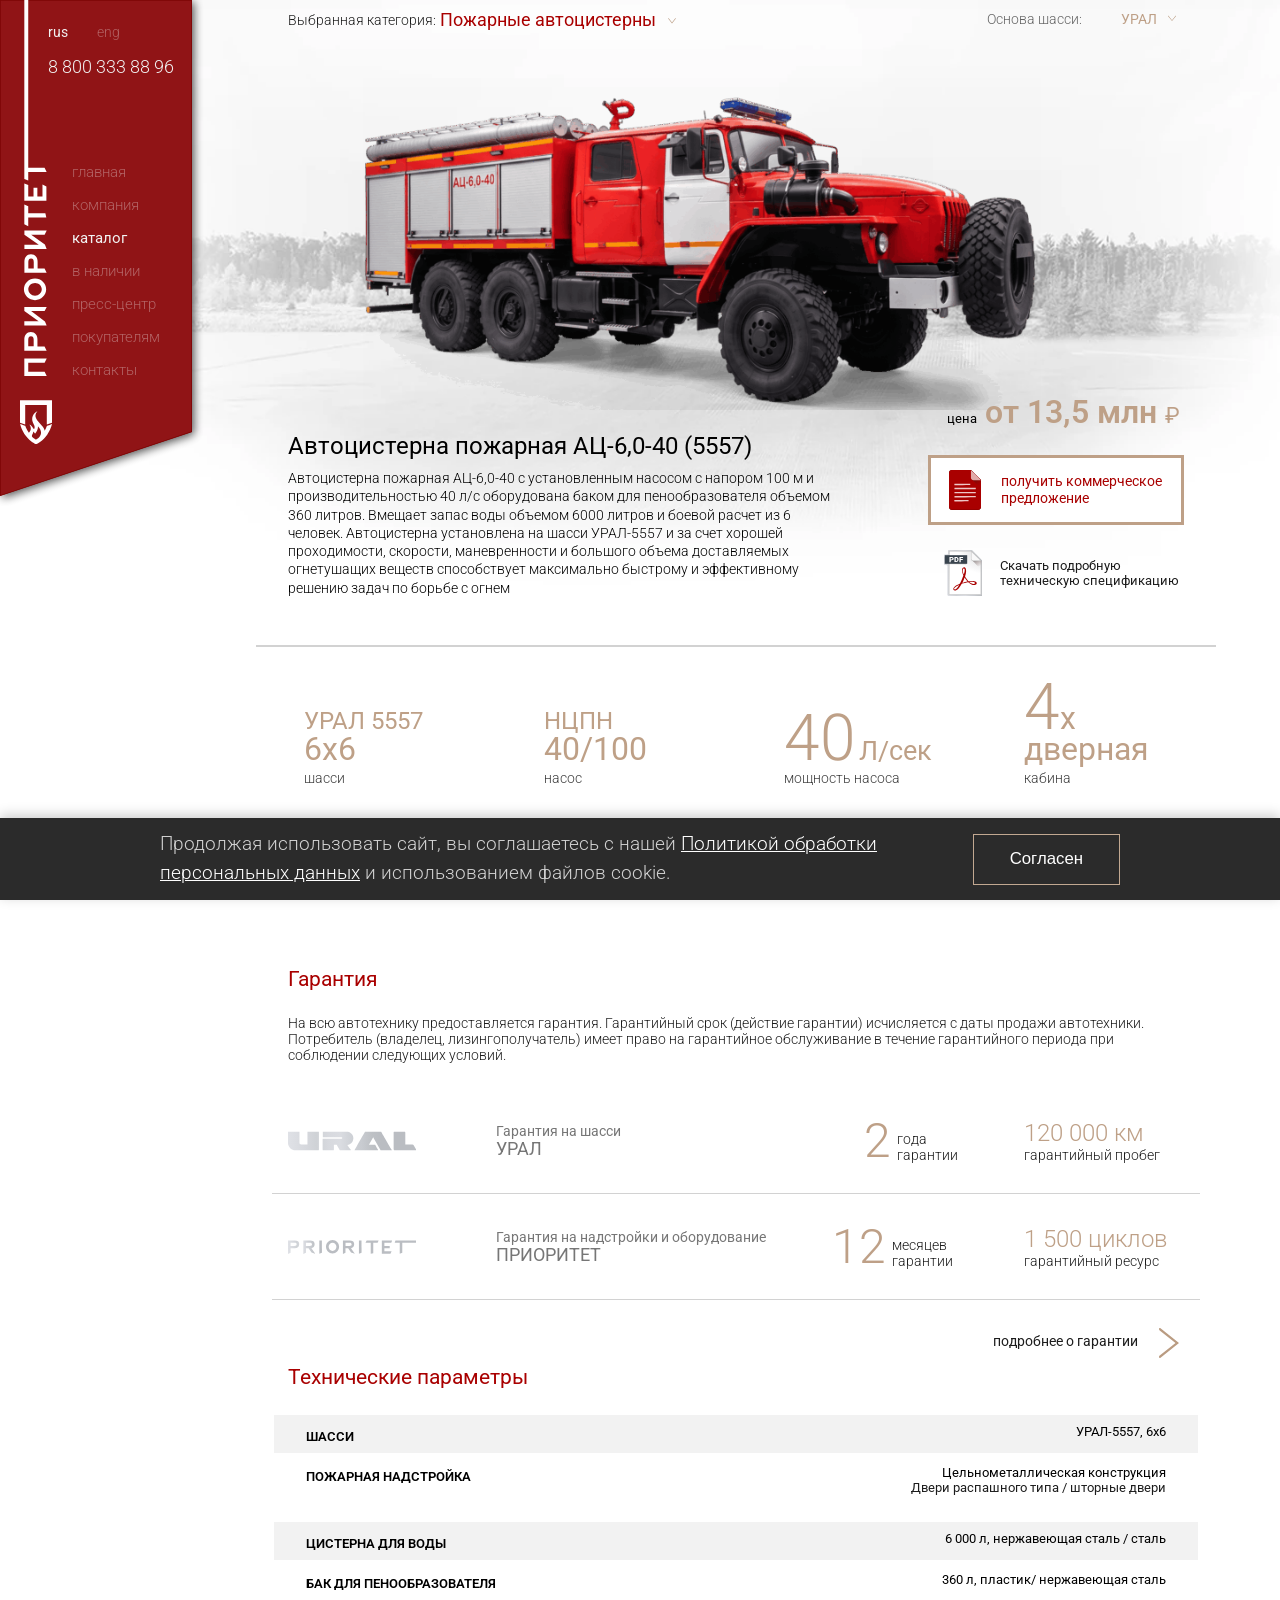
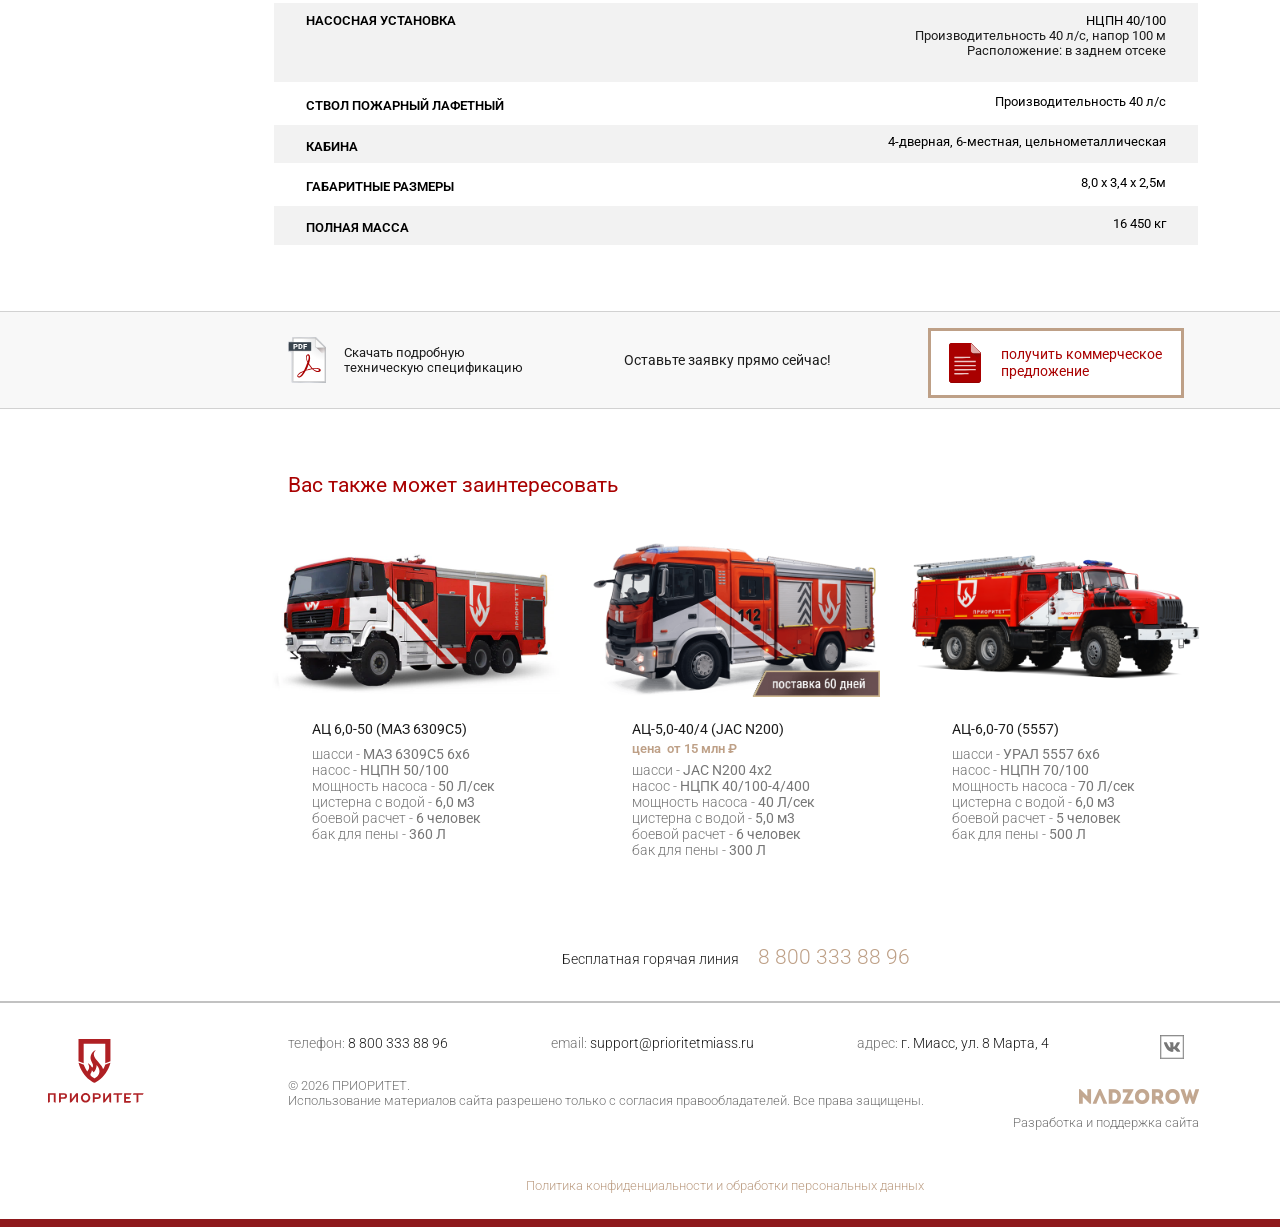
<file: catalog/ats-6-0-40-5557/index.html>
<!DOCTYPE html>

<html lang="ru-RU" prefix="og: http://ogp.me/ns# article: http://ogp.me/ns/article#">
<head><script>window.OFFLINE_ROOT="../../";window.ym=function(){};</script><script src="../../offline-data.js"></script><script src="../../offline-runtime.js"></script>
<meta charset="utf-8"/>
<meta content="width=device-width, initial-scale=1" name="viewport"/>
<link href="index.html" hreflang="ru" rel="alternate"/>
<link href="https://prioritetmiass.ru/en/catalog/ats-6-0-40-5557-2/" hreflang="en" rel="alternate"/>
<title>АЦ-6,0-40 (5557) - ПРИОРИТЕТ</title>
<link href="index.html" rel="canonical"/>
<meta content="ru_RU" property="og:locale"/>
<meta content="en_GB" property="og:locale:alternate"/>
<meta content="article" property="og:type"/>
<meta content="АЦ-6,0-40 (5557) - ПРИОРИТЕТ" property="og:title"/>
<meta content="Автоцистерна пожарная АЦ-6,0-40 с установленным насосом с напором 100 м и производительностью 40 л/с оборудована баком для пенообразователя объемом 360 литров. Вмещает запас воды объемом 6000 литров и боевой расчет из 6 человек. Автоцистерна установлена на шасси УРАЛ-5557 и за счет хорошей проходимости, скорости, маневренности и большого объема доставляемых огнетушащих веществ способствует максимально быстрому и […]" property="og:description"/>
<meta content="https://prioritetmiass.ru/catalog/ats-6-0-40-5557/" property="og:url"/>
<meta content="ПРИОРИТЕТ" property="og:site_name"/>
<meta content="2026-10-20T22:36:11+00:00" property="article:modified_time"/>
<meta content="https://prioritetmiass.ru/wp-content/uploads/2022/10/az-steel-old-prev_min.png" property="og:image"/>
<meta content="720" property="og:image:width"/>
<meta content="400" property="og:image:height"/>
<meta content="image/png" property="og:image:type"/>
<meta content="summary_large_image" name="twitter:card"/>
<meta content="Примерное время для чтения" name="twitter:label1"/>
<meta content="1 минута" name="twitter:data1"/>
<script class="yoast-schema-graph" type="application/ld+json">{"@context":"https:\/\/schema.org","@graph":[{"@type":"WebPage","@id":"https:\/\/prioritetmiass.ru\/catalog\/ats-6-0-40-5557\/","url":"https:\/\/prioritetmiass.ru\/catalog\/ats-6-0-40-5557\/","name":"АЦ-6,0-40 (5557) - ПРИОРИТЕТ","isPartOf":{"@id":"https:\/\/prioritetmiass.ru\/#website"},"primaryImageOfPage":{"@id":"https:\/\/prioritetmiass.ru\/catalog\/ats-6-0-40-5557\/#primaryimage"},"image":{"@id":"https:\/\/prioritetmiass.ru\/catalog\/ats-6-0-40-5557\/#primaryimage"},"thumbnailUrl":"https:\/\/prioritetmiass.ru\/wp-content\/uploads\/2022\/10\/az-steel-old-prev_min.png","datePublished":"2026-10-14T09:18:22+00:00","dateModified":"2026-10-20T22:36:11+00:00","breadcrumb":{"@id":"https:\/\/prioritetmiass.ru\/catalog\/ats-6-0-40-5557\/#breadcrumb"},"inLanguage":"ru-RU","potentialAction":[{"@type":"ReadAction","target":["https:\/\/prioritetmiass.ru\/catalog\/ats-6-0-40-5557\/"]}]},{"@type":"ImageObject","inLanguage":"ru-RU","@id":"https:\/\/prioritetmiass.ru\/catalog\/ats-6-0-40-5557\/#primaryimage","url":"https:\/\/prioritetmiass.ru\/wp-content\/uploads\/2022\/10\/az-steel-old-prev_min.png","contentUrl":"https:\/\/prioritetmiass.ru\/wp-content\/uploads\/2022\/10\/az-steel-old-prev_min.png","width":720,"height":400},{"@type":"BreadcrumbList","@id":"https:\/\/prioritetmiass.ru\/catalog\/ats-6-0-40-5557\/#breadcrumb","itemListElement":[{"@type":"ListItem","position":1,"name":"Главная","item":"https:\/\/prioritetmiass.ru\/"},{"@type":"ListItem","position":2,"name":"Каталог","item":"https:\/\/prioritetmiass.ru\/catalog\/"},{"@type":"ListItem","position":3,"name":"АЦ-6,0-40 (5557)","item":"https:\/\/prioritetmiass.ru\/catalog\/ats-6-0-40-5557\/"}]},{"@type":"WebSite","@id":"https:\/\/prioritetmiass.ru\/#website","url":"https:\/\/prioritetmiass.ru\/","name":"ПРИОРИТЕТ","description":"Компания «Приоритет» более 20 лет является одним из крупнейших российских производителей пожарной техники с непрерывным циклом производства, расположенного на территории Челябинской области в городе Миасс.","publisher":{"@id":"https:\/\/prioritetmiass.ru\/#organization"},"inLanguage":"ru-RU"},{"@type":"Organization","@id":"https:\/\/prioritetmiass.ru\/#organization","name":"ООО \"ПРИОРИТЕТ\"","url":"https:\/\/prioritetmiass.ru\/","logo":{"@type":"ImageObject","inLanguage":"ru-RU","@id":"https:\/\/prioritetmiass.ru\/#\/schema\/logo\/image\/","url":"https:\/\/prioritetmiass.ru\/wp-content\/uploads\/2019\/11\/logo_footer.png","contentUrl":"https:\/\/prioritetmiass.ru\/wp-content\/uploads\/2019\/11\/logo_footer.png","width":120,"height":79,"caption":"ООО \"ПРИОРИТЕТ\""},"image":{"@id":"https:\/\/prioritetmiass.ru\/#\/schema\/logo\/image\/"},"telephone":"+73513289969","email":"info@prioritetmiass.ru","address":{"@type":"PostalAddress","postalCode":"456317","addressRegion":"Челябинская область","addressLocality":"Миасс","streetAddress":"улица 8 Марта, дом 4","addressCountry":"RU"},"contactPoint":[{"@type":"ContactPoint","contactType":"customer service","url":"https:\/\/prioritetmiass.ru\/contacts\/","telephone":"+73513289969","email":"info@prioritetmiass.ru","description":"ПН-ПТ: 08:15–17:30, обед 12:30–13:15 СБ, ВС: выходные","hoursAvailable":[{"@type":"OpeningHoursSpecification","dayOfWeek":["https:\/\/schema.org\/Monday","https:\/\/schema.org\/Tuesday","https:\/\/schema.org\/Wednesday","https:\/\/schema.org\/Thursday","https:\/\/schema.org\/Friday"],"opens":"08:15","closes":"12:30"},{"@type":"OpeningHoursSpecification","dayOfWeek":["https:\/\/schema.org\/Monday","https:\/\/schema.org\/Tuesday","https:\/\/schema.org\/Wednesday","https:\/\/schema.org\/Thursday","https:\/\/schema.org\/Friday"],"opens":"13:15","closes":"17:30"}]},{"@type":"ContactPoint","contactType":"customer service","telephone":"+78003338896","contactOption":"https:\/\/schema.org\/TollFree"}]}]}</script>
<link href="https://prioritetmiass.ru/wp-json/oembed/1.0/embed?url=https%3A%2F%2Fprioritetmiass.ru%2Fcatalog%2Fats-6-0-40-5557%2F&amp;lang=ru" rel="alternate" title="oEmbed (JSON)" type="application/json+oembed"/>
<link href="https://prioritetmiass.ru/wp-json/oembed/1.0/embed?url=https%3A%2F%2Fprioritetmiass.ru%2Fcatalog%2Fats-6-0-40-5557%2F&amp;format=xml&amp;lang=ru" rel="alternate" title="oEmbed (XML)" type="text/xml+oembed"/>
<style id="wp-img-auto-sizes-contain-inline-css">
img:is([sizes=auto i],[sizes^="auto," i]){contain-intrinsic-size:3000px 1500px}
/*# sourceURL=wp-img-auto-sizes-contain-inline-css */
</style>
<style id="wp-emoji-styles-inline-css">

	img.wp-smiley, img.emoji {
		display: inline !important;
		border: none !important;
		box-shadow: none !important;
		height: 1em !important;
		width: 1em !important;
		margin: 0 0.07em !important;
		vertical-align: -0.1em !important;
		background: none !important;
		padding: 0 !important;
	}
/*# sourceURL=wp-emoji-styles-inline-css */
</style>
<style id="wp-block-library-inline-css">
:root{--wp-block-synced-color:#7a00df;--wp-block-synced-color--rgb:122,0,223;--wp-bound-block-color:var(--wp-block-synced-color);--wp-editor-canvas-background:#ddd;--wp-admin-theme-color:#007cba;--wp-admin-theme-color--rgb:0,124,186;--wp-admin-theme-color-darker-10:#006ba1;--wp-admin-theme-color-darker-10--rgb:0,107,160.5;--wp-admin-theme-color-darker-20:#005a87;--wp-admin-theme-color-darker-20--rgb:0,90,135;--wp-admin-border-width-focus:2px}@media (min-resolution:192dpi){:root{--wp-admin-border-width-focus:1.5px}}.wp-element-button{cursor:pointer}:root .has-very-light-gray-background-color{background-color:#eee}:root .has-very-dark-gray-background-color{background-color:#313131}:root .has-very-light-gray-color{color:#eee}:root .has-very-dark-gray-color{color:#313131}:root .has-vivid-green-cyan-to-vivid-cyan-blue-gradient-background{background:linear-gradient(135deg,#00d084,#0693e3)}:root .has-purple-crush-gradient-background{background:linear-gradient(135deg,#34e2e4,#4721fb 50%,#ab1dfe)}:root .has-hazy-dawn-gradient-background{background:linear-gradient(135deg,#faaca8,#dad0ec)}:root .has-subdued-olive-gradient-background{background:linear-gradient(135deg,#fafae1,#67a671)}:root .has-atomic-cream-gradient-background{background:linear-gradient(135deg,#fdd79a,#004a59)}:root .has-nightshade-gradient-background{background:linear-gradient(135deg,#330968,#31cdcf)}:root .has-midnight-gradient-background{background:linear-gradient(135deg,#020381,#2874fc)}:root{--wp--preset--font-size--normal:16px;--wp--preset--font-size--huge:42px}.has-regular-font-size{font-size:1em}.has-larger-font-size{font-size:2.625em}.has-normal-font-size{font-size:var(--wp--preset--font-size--normal)}.has-huge-font-size{font-size:var(--wp--preset--font-size--huge)}:root .has-text-align-center{text-align:center}:root .has-text-align-left{text-align:left}:root .has-text-align-right{text-align:right}.has-fit-text{white-space:nowrap!important}#end-resizable-editor-section{display:none}.aligncenter{clear:both}.items-justified-left{justify-content:flex-start}.items-justified-center{justify-content:center}.items-justified-right{justify-content:flex-end}.items-justified-space-between{justify-content:space-between}.screen-reader-text{word-wrap:normal!important;border:0;clip-path:inset(50%);height:1px;margin:-1px;overflow:hidden;padding:0;position:absolute;width:1px;word-break:normal!important}.screen-reader-text:focus{background-color:#ddd;clip-path:none;color:#444;display:block;font-size:1em;height:auto;left:5px;line-height:normal;padding:15px 23px 14px;text-decoration:none;top:5px;width:auto;z-index:100000}html :where(.has-border-color){border-style:solid}html :where([style^=border-color],[style*=";border-color"],[style*="; border-color"]){border-style:solid}html :where([style^=border-top-color],[style*=";border-top-color"],[style*="; border-top-color"]){border-top-style:solid}html :where([style^=border-right-color],[style*=";border-right-color"],[style*="; border-right-color"]){border-right-style:solid}html :where([style^=border-bottom-color],[style*=";border-bottom-color"],[style*="; border-bottom-color"]){border-bottom-style:solid}html :where([style^=border-left-color],[style*=";border-left-color"],[style*="; border-left-color"]){border-left-style:solid}html :where([style^=border-width],[style*=";border-width"],[style*="; border-width"]){border-style:solid}html :where([style^=border-top-width],[style*=";border-top-width"],[style*="; border-top-width"]){border-top-style:solid}html :where([style^=border-right-width],[style*=";border-right-width"],[style*="; border-right-width"]){border-right-style:solid}html :where([style^=border-bottom-width],[style*=";border-bottom-width"],[style*="; border-bottom-width"]){border-bottom-style:solid}html :where([style^=border-left-width],[style*=";border-left-width"],[style*="; border-left-width"]){border-left-style:solid}html :where(img[class*=wp-image-]){height:auto;max-width:100%}:where(figure){margin:0 0 1em}html :where(.is-position-sticky){--wp-admin--admin-bar--position-offset:var(--wp-admin--admin-bar--height,0px)}@media screen and (max-width:600px){html :where(.is-position-sticky){--wp-admin--admin-bar--position-offset:0px}}
/*wp_block_styles_on_demand_placeholder:6afd92b66eded*/
/*# sourceURL=wp-block-library-inline-css */
</style>
<style id="classic-theme-styles-inline-css">
/*! This file is auto-generated */
.wp-block-button__link{color:#fff;background-color:#32373c;border-radius:9999px;box-shadow:none;text-decoration:none;padding:calc(.667em + 2px) calc(1.333em + 2px);font-size:1.125em}.wp-block-file__button{background:#32373c;color:#fff;text-decoration:none}
/*# sourceURL=/wp-includes/css/classic-themes.min.css */
</style>
<style id="wp-block-styles-placeholder-inline-css">
:root { --wp-internal-comment: "Placeholder for wp_hoist_late_printed_styles() to replace with the block styles printed at wp_footer." }
/*# sourceURL=wp-block-styles-placeholder-inline-css */
</style>
<style id="wp-global-styles-placeholder-inline-css">
:root { --wp-internal-comment: "Placeholder for wp_hoist_late_printed_styles() to replace with the global-styles printed at wp_footer." }
/*# sourceURL=wp-global-styles-placeholder-inline-css */
</style>
<link href="../../assets/styles-84afb80268a6.css" id="contact-form-7-css" media="all" rel="stylesheet"/>
<link href="../../assets/style-54b28ba74781.css" id="taxonomy-image-plugin-public-css" media="screen" rel="stylesheet"/>
<link href="../../assets/style-a0aa7575ba92.css" id="prioritet-style-css" media="all" rel="stylesheet"/>
<style id="prioritet-style-inline-css">
/* cyrillic-ext */
@font-face {
  font-family: 'Roboto';
  font-style: normal;
  font-weight: 300 600;
  font-stretch: 100%;
  font-display: swap;
  src: url(../../assets/roboto-cyrillic-ext-01f94d674d-f4a430c0e5a4.woff2) format('woff2');
  unicode-range: U+0460-052F, U+1C80-1C8A, U+20B4, U+2DE0-2DFF, U+A640-A69F, U+FE2E-FE2F;
}
/* cyrillic */
@font-face {
  font-family: 'Roboto';
  font-style: normal;
  font-weight: 300 600;
  font-stretch: 100%;
  font-display: swap;
  src: url(../../assets/roboto-cyrillic-481dd0c01e-d9e542178339.woff2) format('woff2');
  unicode-range: U+0301, U+0400-045F, U+0490-0491, U+04B0-04B1, U+2116;
}
/* greek-ext */
@font-face {
  font-family: 'Roboto';
  font-style: normal;
  font-weight: 300 600;
  font-stretch: 100%;
  font-display: swap;
  src: url(../../assets/roboto-greek-ext-ec7769b089-582187fecbe4.woff2) format('woff2');
  unicode-range: U+1F00-1FFF;
}
/* greek */
@font-face {
  font-family: 'Roboto';
  font-style: normal;
  font-weight: 300 600;
  font-stretch: 100%;
  font-display: swap;
  src: url(../../assets/roboto-greek-97fbf7bd0b-cac65f0a925e.woff2) format('woff2');
  unicode-range: U+0370-0377, U+037A-037F, U+0384-038A, U+038C, U+038E-03A1, U+03A3-03FF;
}
/* math */
@font-face {
  font-family: 'Roboto';
  font-style: normal;
  font-weight: 300 600;
  font-stretch: 100%;
  font-display: swap;
  src: url(../../assets/roboto-math-7cb4281a0c-d9a36052c615.woff2) format('woff2');
  unicode-range: U+0302-0303, U+0305, U+0307-0308, U+0310, U+0312, U+0315, U+031A, U+0326-0327, U+032C, U+032F-0330, U+0332-0333, U+0338, U+033A, U+0346, U+034D, U+0391-03A1, U+03A3-03A9, U+03B1-03C9, U+03D1, U+03D5-03D6, U+03F0-03F1, U+03F4-03F5, U+2016-2017, U+2034-2038, U+203C, U+2040, U+2043, U+2047, U+2050, U+2057, U+205F, U+2070-2071, U+2074-209F, U+20D0-20DC, U+20E1, U+20E5-20EF, U+2100-2112, U+2114-2115, U+2117-2121, U+2123-214F, U+2190, U+2192, U+2194-21AE, U+21B0-21E5, U+21F1-21F2, U+21F4-2211, U+2213-2214, U+2216-22FF, U+2308-230B, U+2310, U+2319, U+231C-2321, U+2336-237A, U+237C, U+2395, U+239B-23B7, U+23D0, U+23DC-23E1, U+2474-2475, U+25AF, U+25B3, U+25B7, U+25BD, U+25C1, U+25CA, U+25CC, U+25FB, U+266D-266F, U+27C0-27FF, U+2900-2AFF, U+2B0E-2B11, U+2B30-2B4C, U+2BFE, U+3030, U+FF5B, U+FF5D, U+1D400-1D7FF, U+1EE00-1EEFF;
}
/* symbols */
@font-face {
  font-family: 'Roboto';
  font-style: normal;
  font-weight: 300 600;
  font-stretch: 100%;
  font-display: swap;
  src: url(../../assets/roboto-symbols-2addf2d86d-60a261f9004b.woff2) format('woff2');
  unicode-range: U+0001-000C, U+000E-001F, U+007F-009F, U+20DD-20E0, U+20E2-20E4, U+2150-218F, U+2190, U+2192, U+2194-2199, U+21AF, U+21E6-21F0, U+21F3, U+2218-2219, U+2299, U+22C4-22C6, U+2300-243F, U+2440-244A, U+2460-24FF, U+25A0-27BF, U+2800-28FF, U+2921-2922, U+2981, U+29BF, U+29EB, U+2B00-2BFF, U+4DC0-4DFF, U+FFF9-FFFB, U+10140-1018E, U+10190-1019C, U+101A0, U+101D0-101FD, U+102E0-102FB, U+10E60-10E7E, U+1D2C0-1D2D3, U+1D2E0-1D37F, U+1F000-1F0FF, U+1F100-1F1AE, U+1F1E6-1F1FF, U+1F30D-1F30F, U+1F315, U+1F31C, U+1F31E, U+1F320-1F32C, U+1F336, U+1F378, U+1F37D, U+1F382, U+1F393-1F39F, U+1F3A7-1F3A8, U+1F3AC-1F3AF, U+1F3C2, U+1F3C4-1F3C6, U+1F3CA-1F3CE, U+1F3D4-1F3E0, U+1F3ED, U+1F3F1-1F3F3, U+1F3F5-1F3F7, U+1F408, U+1F415, U+1F41F, U+1F426, U+1F43F, U+1F441-1F442, U+1F444, U+1F446-1F449, U+1F44C-1F44E, U+1F453, U+1F46A, U+1F47D, U+1F4A3, U+1F4B0, U+1F4B3, U+1F4B9, U+1F4BB, U+1F4BF, U+1F4C8-1F4CB, U+1F4D6, U+1F4DA, U+1F4DF, U+1F4E3-1F4E6, U+1F4EA-1F4ED, U+1F4F7, U+1F4F9-1F4FB, U+1F4FD-1F4FE, U+1F503, U+1F507-1F50B, U+1F50D, U+1F512-1F513, U+1F53E-1F54A, U+1F54F-1F5FA, U+1F610, U+1F650-1F67F, U+1F687, U+1F68D, U+1F691, U+1F694, U+1F698, U+1F6AD, U+1F6B2, U+1F6B9-1F6BA, U+1F6BC, U+1F6C6-1F6CF, U+1F6D3-1F6D7, U+1F6E0-1F6EA, U+1F6F0-1F6F3, U+1F6F7-1F6FC, U+1F700-1F80B, U+1F810-1F847, U+1F850-1F859, U+1F860-1F887, U+1F890-1F8AD, U+1F8B0-1F8BB, U+1F8C0-1F8C1, U+1F8D0-1F8D8, U+1F900-1F90B, U+1F93B, U+1F946, U+1F984, U+1F996, U+1F9E9, U+1FA00-1FA6F, U+1FA70-1FA7C, U+1FA80-1FAC6, U+1FAC8, U+1FACC-1FADD, U+1FADF-1FAEB, U+1FAEF-1FAFA, U+1FB00-1FBFF;
}
/* vietnamese */
@font-face {
  font-family: 'Roboto';
  font-style: normal;
  font-weight: 300 600;
  font-stretch: 100%;
  font-display: swap;
  src: url(../../assets/roboto-vietnamese-0b60bbe04e-c9fa718d05fb.woff2) format('woff2');
  unicode-range: U+0102-0103, U+0110-0111, U+0128-0129, U+0168-0169, U+01A0-01A1, U+01AF-01B0, U+0300-0301, U+0303-0304, U+0308-0309, U+0323, U+0329, U+1EA0-1EF9, U+20AB;
}
/* latin-ext */
@font-face {
  font-family: 'Roboto';
  font-style: normal;
  font-weight: 300 600;
  font-stretch: 100%;
  font-display: swap;
  src: url(../../assets/roboto-latin-ext-cedb374b05-c6bb432dd56a.woff2) format('woff2');
  unicode-range: U+0100-02BA, U+02BD-02C5, U+02C7-02CC, U+02CE-02D7, U+02DD-02FF, U+0304, U+0308, U+0329, U+1D00-1DBF, U+1E00-1E9F, U+1EF2-1EFF, U+2020, U+20A0-20AB, U+20AD-20C4, U+2113, U+2C60-2C7F, U+A720-A7FF;
}
/* latin */
@font-face {
  font-family: 'Roboto';
  font-style: normal;
  font-weight: 300 600;
  font-stretch: 100%;
  font-display: swap;
  src: url(../../assets/roboto-latin-1404ca348b-d2f98be1dfab.woff2) format('woff2');
  unicode-range: U+0000-00FF, U+0131, U+0152-0153, U+02BB-02BC, U+02C6, U+02DA, U+02DC, U+0304, U+0308, U+0329, U+2000-206F, U+20AC, U+2122, U+2191, U+2193, U+2212, U+2215, U+FEFF, U+FFFD;
}

/*# sourceURL=prioritet-style-inline-css */
</style>
<link href="../../assets/animate-eef188c0dc11.css" id="prioritet-animate-css" media="all" rel="stylesheet"/>
<link href="../../assets/magnific-popup-88febdb47145.css" id="prioritet-magnific-popup-css" media="print" onload="this.media='all';this.onload=null" rel="stylesheet"/>
<noscript><link href="../../assets/magnific-popup-88febdb47145.css" id="prioritet-magnific-popup-css" media="all" rel="stylesheet"/>
</noscript>
<link href="../../assets/lightbox-3e2fbdf6ca98.css" id="prioritet-lightbox-css" media="print" onload="this.media='all';this.onload=null" rel="stylesheet"/>
<noscript><link href="../../assets/lightbox-3e2fbdf6ca98.css" id="prioritet-lightbox-css" media="all" rel="stylesheet"/>
</noscript>
<link href="../../assets/quote-form-9e2a336093df.css" id="prioritet-quote-form-css" media="print" onload="this.media='all';this.onload=null" rel="stylesheet"/>
<noscript><link href="../../assets/quote-form-9e2a336093df.css" id="prioritet-quote-form-css" media="all" rel="stylesheet"/>
</noscript>
<link href="../../assets/catalog-style-5f826dd3d6bb.css" id="catalog-style-css" media="all" rel="stylesheet"/>
<link href="https://prioritetmiass.ru/wp-json/" rel="https://api.w.org/"/><link href="https://prioritetmiass.ru/xmlrpc.php?rsd" rel="EditURI" title="RSD" type="application/rsd+xml"/>
<meta content="WordPress 7.1.4" name="generator"/>
<link href="../../index.html?p=5615" rel="shortlink"/>
<meta content="1.5.7" name="cdp-version"/><script type="text/javascript">window.wp_data = {"ajax_url":"https:\/\/prioritetmiass.ru\/wp-admin\/admin-ajax.php"};</script> <style>
			.goods-catalog-container {
				width: 100%;
							}
			.goods-catalog {
							}
			.goods-catalog .grid {
				width:190px
			}
			.goods-sidebar {
							}
			.goods-info {
				width: 60%			}
		</style>
<style id="wp-custom-css">
/* --- Стили для баннера 152-ФЗ (база 1rem = 40px) --- */
.fz152-banner {
    position: fixed;
    bottom: 0;
    left: 0;
    width: 100%;
    background-color: #2b2b2b;
    color: #ffffff;
    z-index: 99999;
    box-shadow: 0 -0.1rem 0.375rem rgba(0, 0, 0, 0.2); /* Тень ~4px 15px */
    padding: 0.375rem 0; /* Отступ ~15px */
    font-family: inherit; 
}

.fz152-banner-container {
    display: flex;
    justify-content: space-between;
    align-items: center;
    max-width: 30rem; /* Ширина ~1200px */
    margin: 0 auto;
    padding: 0 0.5rem; /* Отступы по бокам ~20px */
    gap: 0.5rem; /* Расстояние между текстом и кнопкой ~20px */
}

.fz152-text {
    margin: 0;
    font-size: 0.6rem; /* Размер текста ~14px */
    line-height: 1.5;
    color: #d1d1d1;
}

.fz152-text a {
    color: #ffffff;
    text-decoration: underline;
    transition: color 0.3s ease;
}

.fz152-text a:hover {
    color: #cc0000; 
    text-decoration: none;
}
.fz152-btn {
    background-color: transparent; /* Прозрачный фон */
    color: #ffffff; 
    border: 1px solid #c2a891; /* Тонкая рамка в цвет ваших ползунков */
    padding: 0.45rem 1.125rem; 
    cursor: pointer;
    border-radius: 0; /* Строгие прямые углы */
    font-weight: 400; /* Обычный шрифт вместо жирного */
    font-size: 0.525rem; 
    text-transform: none; /* Убираем принудительные заглавные буквы */
    transition: background-color 0.3s ease, color 0.3s ease;
    white-space: nowrap;
}

.fz152-btn:hover {
    background-color: #c2a891; /* При наведении кнопка заливается фирменным бежевым */
    color: #2b2b2b; /* А текст становится темным для контраста */
}

.fz152-btn:active {
    transform: scale(0.98);
}

/* Адаптивность для мобильных телефонов */
@media (max-width: 19.2rem) { /* Точка перелома ~768px */
    .fz152-banner-container {
        flex-direction: column;
        text-align: center;
        gap: 0.375rem; /* ~15px */
        padding: 0 0.375rem; /* ~15px */
    }
    .fz152-text {
        font-size: 0.3rem; /* ~12px */
    }
    .fz152-btn {
        width: 100%;
        padding: 0.3rem 0.5rem;
    }
}
</style>
<link href="../../assets/apple-icon-57x57-d3736296a676.png" rel="apple-touch-icon" sizes="57x57"/>
<link href="../../assets/apple-icon-60x60-b83f4108d9f1.png" rel="apple-touch-icon" sizes="60x60"/>
<link href="../../assets/apple-icon-72x72-85166d3e62b2.png" rel="apple-touch-icon" sizes="72x72"/>
<link href="../../assets/apple-icon-76x76-dbbb517f816b.png" rel="apple-touch-icon" sizes="76x76"/>
<link href="../../assets/apple-icon-114x114-72acafd9141e.png" rel="apple-touch-icon" sizes="114x114"/>
<link href="../../assets/apple-icon-120x120-26e14207fa6e.png" rel="apple-touch-icon" sizes="120x120"/>
<link href="../../assets/apple-icon-144x144-bb6871fe1f64.png" rel="apple-touch-icon" sizes="144x144"/>
<link href="../../assets/apple-icon-152x152-b20e6fcb581d.png" rel="apple-touch-icon" sizes="152x152"/>
<link href="../../assets/apple-icon-180x180-2b64786ee35c.png" rel="apple-touch-icon" sizes="180x180"/>
<link href="../../assets/android-icon-192x192-bfb912c037ad.png" rel="icon" sizes="192x192" type="image/png"/>
<link href="../../assets/favicon-32x32-789081e8be82.png" rel="icon" sizes="32x32" type="image/png"/>
<link href="../../assets/favicon-96x96-3ec2ce2dfd69.png" rel="icon" sizes="96x96" type="image/png"/>
<link href="../../assets/favicon-16x16-22eb07772eec.png" rel="icon" sizes="16x16" type="image/png"/>
<link href="https://prioritetmiass.ru/manifest.json" rel="manifest"/>
<meta content="#ffffff" name="msapplication-TileColor"/>
<meta content="/ms-icon-144x144.png" name="msapplication-TileImage"/>
<meta content="#ffffff" name="theme-color"/>
<meta content="9887594f7b6e04fd" name="yandex-verification"/>
<meta content="noindex, nofollow" name="robots"/><link href="../../offline-runtime.css" rel="stylesheet"/></head>
<body>
<header>
<div class="main_menu_mobile_back"></div>
<div class="main_menu">
<div class="back_image">
<svg height="620" viewbox="0 0 240 620" width="240" xmlns="http://www.w3.org/2000/svg"><defs><clippath id="v0j9a"><path d="M0 0h240v540L0 620z" fill="#fff"></path></clippath></defs><g><g><path d="M0 0h240v540L0 620z" fill="#8e1012"></path><path clip-path='url("#v0j9a")' d="M0 0v0h240v540L0 620v0z" fill="none" stroke="#7b0000" stroke-miterlimit="50" stroke-width="2"></path></g></g></svg> </div>
<a href="../../index.html">
<div class="main_menu_logo">
<svg style="enable-background:new 0 0 40 555;" version="1.1" viewbox="0 0 40 555" x="0px" xml:space="preserve" xmlns="http://www.w3.org/2000/svg" xmlns:xlink="http://www.w3.org/1999/xlink" y="0px"> <g id="Слой_7"> <g> <g> <polygon class="st0" points="0,500.4 0,528.4 6.5,530.7 6.5,506.3 33.5,506.3 33.5,530.7 40,528.4 40,500.4 "></polygon> <g> <g> <path class="st0" d="M37.8,530.9c-1,0.4-2,0.7-3,1.1c-0.3,0.1-1.1,0.2-1.2,0.5c-0.1,0.2-0.2,0.5-0.3,0.7 c-0.7,1.8-1.5,3.6-2.5,5.3c-0.3-2.5-1.9-4.4-3.4-6.2c-1.6-1.9-3.4-3.8-4.9-5.8c-1.4-1.7-2.8-3.7-3.1-5.9 c-0.4-2.6,0.9-4.4,2.4-6.4c-2.4,1.2-4.6,2.9-5.7,5.5c-0.9,2.1-1.1,4.2-0.6,6.4c0.4,1.9,2.4,5.5,2.5,6c0.3,1.4,0.6,2.9-0.3,4 c-1-0.1-1.5-1.3-2.5-2.7c-1.7-2.4-3.5-2.5-3.4-2.4c0.3,0.3,0.7,0.9,0.9,1.2c0.6,1.2,0.8,2.6,0.8,3.6c0,2-1.3,3.6-2.4,5.1 c-1.6-2.2-2.9-4.8-4-7.3c-0.1-0.3-0.2-0.7-0.4-1c-0.2-0.4-0.1-0.3-0.5-0.4c-0.6-0.2-1.2-0.4-1.8-0.6c-1.4-0.5-2.9-1-4.3-1.5 c2.1,8.5,7.1,16.4,14.1,21.7c0.8,0.6,1.7,1.2,2.5,1.7c0.9,0.6,1.9,1.3,2.9,1.6c0.8,0.2,1.8-0.4,2.5-0.8c1-0.6,2-1.2,2.9-1.9 c3.5-2.5,6.5-5.6,9-9.1c2.8-4,4.9-8.5,6-13.2C39.3,530.4,38.5,530.6,37.8,530.9z M25.2,544.7c-1.1,1.9-2.9,3.8-5,4.8 c-0.4,0.2-0.5,0.1-1-0.3c-0.3-0.2-0.7-0.5-1-0.7c-0.9-0.7-2.1-1.5-2.9-2.3c-1.6-2.1,1.7-4.3,1.2-6.8c1.1,0.9,1.6,1.5,2.2,2.6 c0.1,0.1,0.2,0.1,0.3,0c1-1.3,1.9-2.7,2.5-4.3c0.6-1.5,1.2-3.3,0.9-5C25.6,536.1,27.7,540.6,25.2,544.7z"></path> </g> </g> </g> </g> </g> <g id="Слой_6"> <g> <polygon class="st0" points="33.4,470 30.8,464.7 10.3,464.7 10.3,453.3 30.8,453.3 33.4,448.1 5.4,448.1 5.4,470 "></polygon> <path class="st0" d="M7.5,417.8L7.5,417.8c-1.4,1.6-2.1,3.8-2.1,6.5v14h27.9l-2.6-5.3h-8.9v-8.7c0-2.7-0.7-4.9-2.1-6.6 c-1.5-1.7-3.6-2.6-6.2-2.6C11,415.2,8.9,416.1,7.5,417.8z M10.3,433v-8.3c0-1.4,0.3-2.5,0.9-3.3c0.5-0.7,1.4-1,2.5-1 c1.2,0,2,0.3,2.5,1l0,0c0.6,0.8,0.9,2,0.9,3.4v8H10.3z"></path> <polygon class="st0" points="23.3,401.7 5.4,401.7 5.4,407 33.3,407 31.2,401.8 13.9,388.9 30.8,388.9 33.4,383.6 5.4,383.6 5.4,388.9 "></polygon> <path class="st0" d="M7.6,320.5L7.6,320.5c-1.4,1.6-2.1,3.8-2.1,6.5v13.9h27.8l-2.6-5.3H22v-8.5c0-2.7-0.7-4.9-2.1-6.6 c-1.5-1.7-3.6-2.6-6.2-2.6C11,318,9,318.8,7.6,320.5z M13.8,323.2c1.2,0,2,0.3,2.5,1l0,0c0.6,0.8,0.9,2,0.9,3.5v7.9h-6.8v-8.1 c0-1.4,0.3-2.5,0.9-3.3C11.8,323.6,12.6,323.2,13.8,323.2z"></path> <polygon class="st0" points="23.5,305.9 5.5,305.9 5.5,311.1 33.3,311.1 31.1,305.7 14,293.5 30.8,293.5 33.4,288.2 5.5,288.2 5.5,293.5 "></polygon> <polygon class="st0" points="10.3,282.7 10.3,272 32.9,272 31.7,266.7 10.3,266.7 10.3,257.7 5.4,255.7 5.4,280.4 "></polygon> <polygon class="st0" points="10.3,231.3 5.4,229.5 5.4,250.8 33,250.8 33,233.1 28.1,230.7 28.1,245.5 21.7,245.5 21.7,234.6 16.9,234.6 16.9,245.5 10.3,245.5 "></polygon> <polygon class="st0" points="5.4,223.9 10.3,225.5 10.3,215.1 33.3,215.1 30.7,209.8 10.3,209.8 10.3,0 5.4,0 "></polygon> <path class="st0" d="M4.9,361.7c0,7.5,6.2,13.5,13.9,13.5c7.7,0,13.9-6.1,13.9-13.5c0-7.5-6.2-13.5-13.9-13.5S4.9,354.3,4.9,361.7 z M18.8,353.7c4.7,0,8.4,3.5,8.4,8c0,4.5-3.7,8-8.4,8s-8.4-3.5-8.4-8S14.1,353.7,18.8,353.7z"></path> </g> </g> </svg>
</div>
</a>
<div class="main_menu_lang">
<a class="active blockh">rus</a><a class="blockh" href="https://prioritetmiass.ru/en/catalog/ats-6-0-40-5557-2/">eng</a> </div>
<div class="main_menu_phone">
<a class="dh" href="tel:88003338896">8 800 333 88 96</a>
</div>
<div class="main_menu_urls">
<div class="menu-osnovnoe-menyu-container"><ul class="menu" id="menu-osnovnoe-menyu"><li class="menu-item menu-item-type-post_type menu-item-object-page menu-item-home menu-item-948" id="menu-item-948"><a href="../../index.html">главная</a></li>
<li class="menu-item menu-item-type-post_type menu-item-object-page menu-item-85" id="menu-item-85"><a href="../../about/index.html">компания</a></li>
<li class="menu-item menu-item-type-post_type_archive menu-item-object-goods current-menu-item menu-item-72" id="menu-item-72"><a href="../index.html">каталог</a></li>
<li class="menu-item menu-item-type-post_type menu-item-object-page menu-item-40" id="menu-item-40"><a href="../../specpred/index.html">в наличии</a></li>
<li class="menu-item menu-item-type-post_type menu-item-object-page menu-item-27" id="menu-item-27"><a href="../../press-centr/index.html">пресс-центр</a></li>
<li class="menu-item menu-item-type-post_type menu-item-object-page menu-item-97" id="menu-item-97"><a href="../../customers/index.html">покупателям</a></li>
<li class="menu-item menu-item-type-post_type menu-item-object-page menu-item-44" id="menu-item-44"><a href="../../contacts/index.html">контакты</a></li>
</ul></div> </div>
</div>
<div class="mobile_top">
<div class="mobile_top_inner">
<a class="mob11" href="../../index.html">
<svg id="Слой_1" style="enable-background:new 0 0 64 96;" version="1.1" viewbox="0 0 64 96" x="0px" xml:space="preserve" xmlns="http://www.w3.org/2000/svg" xmlns:xlink="http://www.w3.org/1999/xlink" y="0px"> <g id="Слой_8"> <g> <polygon class="st0" points="64,74.6 0,96 0,0 64,0 "></polygon> <path class="st1" d="M63.5,0.5v73.7l-63,21.1V0.5H63.5 M64,0H0v96l64-21.4V0L64,0z"></path> </g> </g> <g> <g> <polygon class="st2" points="15,20 15,43.5 20.4,45.3 20.4,24.9 43.1,24.9 43.1,45.3 48.5,43.5 48.5,20 "></polygon> <g> <g> <path class="st2" d="M46.7,45.5c-0.8,0.3-1.7,0.6-2.5,0.9c-0.2,0.1-0.9,0.2-1,0.3c-0.1,0.1-0.1,0.5-0.2,0.6 c-0.6,1.5-1.3,3-2.1,4.5c-0.2-2.1-1.5-3.7-2.9-5.2c-1.4-1.6-2.9-3.2-4.1-4.8c-1.1-1.5-2.3-3.1-2.6-4.9c-0.3-2.2,0.8-3.7,2-5.3 c-2.1,1-3.9,2.4-4.7,4.6c-0.7,1.7-0.9,3.4-0.5,5.3c0.3,1.6,2,4.6,2.1,5c0.3,1.1,0.5,2.4-0.2,3.3c-0.8-0.1-1.3-1-2.1-2.3 c-1.5-2.1-3-2.1-2.9-2.1c0.2,0.2,0.6,0.8,0.7,1c0.6,1,0.7,2.2,0.7,3.1c0,1.7-1,3-2.1,4.2c-1.4-1.8-2.4-4-3.3-6.1 c-0.1-0.2-0.2-0.6-0.3-0.8c-0.2-0.3-0.1-0.2-0.5-0.3c-0.5-0.1-1-0.3-1.5-0.6c-1.1-0.5-2.4-0.8-3.6-1.3C16.7,52,21,58.6,26.8,63 c0.7,0.5,1.4,1,2.1,1.5c0.8,0.5,1.6,1,2.4,1.3c0.7,0.2,1.5-0.3,2.1-0.7c0.8-0.5,1.6-1,2.4-1.5c3-2.1,5.5-4.6,7.5-7.6 c2.3-3.3,4-7.1,5-11C47.9,45.1,47.2,45.3,46.7,45.5z M36.1,57c-0.9,1.6-2.4,3.2-4.1,4c-0.3,0.2-0.5,0-0.8-0.2 c-0.2-0.2-0.6-0.3-0.8-0.6c-0.8-0.6-1.7-1.3-2.4-2c-1.4-1.7,1.4-3.6,1-5.7c0.9,0.8,1.3,1.3,1.8,2.2c0,0.1,0.2,0.1,0.2,0 c0.9-1.1,1.6-2.2,2.2-3.6c0.5-1.3,1-2.8,0.8-4.1C36.5,49.9,38.2,53.6,36.1,57z"></path> </g> </g> </g> </g> </svg>
</a>
<a class="mob12" href="../../index.html">
<svg style="enable-background:new 0 0 72 48;" version="1.1" viewbox="0 0 72 48" x="0px" xml:space="preserve" xmlns="http://www.w3.org/2000/svg" xmlns:xlink="http://www.w3.org/1999/xlink" y="0px"> <g id="Слой_8"> <g> <polygon class="st0" points="52,48 72,0 0,0 0,48 "></polygon> <path class="st1" d="M0.5,47.6h51.1L71.4,0.4H0.5L0.5,47.6 M0,48L0,0h72L52,48H0L0,48z"></path> </g> <g> <g> <polygon class="st2" points="16,8 16,24.9 19.9,26.3 19.9,11.5 36.2,11.5 36.2,26.3 40.2,24.9 40.2,8 "></polygon> <g> <g> <path class="st2" d="M38.8,26.4c-0.6,0.2-1.2,0.4-1.8,0.7c-0.2,0.1-0.6,0.1-0.8,0.3c-0.1,0.1-0.1,0.3-0.2,0.4 c-0.4,1.1-0.9,2.2-1.5,3.2c-0.2-1.5-1.1-2.6-2.1-3.7c-1-1.2-2-2.3-3-3.5c-0.8-1.1-1.7-2.2-1.9-3.6c-0.2-1.6,0.5-2.7,1.4-3.9 c-1.5,0.8-2.8,1.8-3.4,3.3c-0.5,1.3-0.7,2.5-0.4,3.9c0.3,1.1,1.4,3.3,1.5,3.6c0.2,0.8,0.3,1.7-0.2,2.4 c-0.6-0.1-0.9-0.8-1.5-1.6C24,26.5,23,26.4,23,26.5c0.2,0.2,0.4,0.6,0.5,0.7c0.4,0.7,0.5,1.6,0.5,2.2c0,1.2-0.8,2.2-1.5,3.1 c-1-1.3-1.8-2.9-2.4-4.4c-0.1-0.2-0.1-0.4-0.2-0.6c-0.1-0.2-0.1-0.2-0.3-0.2c-0.4-0.1-0.7-0.3-1.1-0.4 c-0.9-0.3-1.7-0.6-2.6-0.9c1.3,5.1,4.3,9.9,8.5,13.1c0.5,0.4,1,0.7,1.5,1c0.6,0.3,1.1,0.8,1.8,0.9c0.5,0.1,1.1-0.2,1.5-0.5 c0.6-0.3,1.2-0.7,1.8-1.1c2.1-1.5,3.9-3.4,5.4-5.5c1.7-2.4,2.9-5.1,3.6-8C39.7,26.1,39.3,26.3,38.8,26.4z M31.2,34.8 c-0.7,1.2-1.8,2.3-3,2.9c-0.3,0.1-0.3,0-0.6-0.2c-0.2-0.1-0.4-0.3-0.6-0.4c-0.6-0.4-1.3-0.9-1.8-1.4c-1-1.3,1-2.6,0.8-4.1 c0.6,0.6,0.9,0.9,1.3,1.6c0,0.1,0.1,0.1,0.2,0c0.6-0.8,1.2-1.6,1.5-2.6c0.3-0.9,0.7-2,0.5-3C31.4,29.6,32.7,32.3,31.2,34.8z"></path> </g> </g> </g> </g> </g> </svg>
</a>
<a class="search-toggle" href="#search-popup"><svg height="21" id="Слой_1" style="enable-background:new 0 0 1024 1025;" version="1.1" viewbox="0 0 1024 1025" width="21" x="0px" xml:space="preserve" xmlns="http://www.w3.org/2000/svg" xmlns:xlink="http://www.w3.org/1999/xlink" y="0px"> <g> <g> <path d="M526.2,194.8c8.6,8.6,16.6,17.8,24.1,27.4c-2.2-2.9-4.5-5.8-6.7-8.7c14.6,19.1,26.8,39.9,36.2,62 c-1.5-3.4-2.9-6.9-4.3-10.2c9.7,23.1,16.3,47.4,19.6,72.3c-0.5-3.8-1-7.7-1.5-11.4c3.2,24.7,3.2,49.7,0,74.4 c0.5-3.8,1-7.7,1.5-11.4c-3.4,24.9-9.9,49.1-19.6,72.3c1.5-3.4,2.9-6.9,4.3-10.2c-9.4,22.1-21.5,42.9-36.2,62 c2.2-2.9,4.5-5.8,6.7-8.7c-14.9,19.3-32.3,36.6-51.5,51.5c2.9-2.2,5.8-4.5,8.7-6.7c-19.1,14.6-39.9,26.8-62,36.2 c3.4-1.5,6.9-2.9,10.2-4.3c-23.1,9.7-47.4,16.3-72.3,19.6c3.8-0.5,7.7-1,11.4-1.5c-24.7,3.2-49.7,3.2-74.4,0 c3.8,0.5,7.7,1,11.4,1.5c-24.9-3.4-49.1-9.9-72.3-19.6c3.4,1.5,6.9,2.9,10.2,4.3c-22.1-9.4-42.9-21.5-62-36.2 c2.9,2.2,5.8,4.5,8.7,6.7c-19.3-14.9-36.6-32.3-51.5-51.5c2.2,2.9,4.5,5.8,6.7,8.7c-14.6-19.1-26.8-39.9-36.2-62 c1.5,3.4,2.9,6.9,4.3,10.2c-9.7-23.1-16.3-47.4-19.6-72.3c0.5,3.8,1,7.7,1.5,11.4c-3.2-24.7-3.2-49.7,0-74.4 c-0.5,3.8-1,7.7-1.5,11.4c3.4-24.9,9.9-49.1,19.6-72.3c-1.5,3.4-2.9,6.9-4.3,10.2c9.4-22.1,21.5-42.9,36.2-62 c-2.2,2.9-4.5,5.8-6.7,8.7c14.9-19.3,32.3-36.6,51.5-51.5c-2.9,2.2-5.8,4.5-8.7,6.7c19.1-14.6,39.9-26.8,62-36.2 c-3.4,1.5-6.9,2.9-10.2,4.3c23.1-9.7,47.4-16.3,72.3-19.6c-3.8,0.5-7.7,1-11.4,1.5c24.7-3.2,49.7-3.2,74.4,0 c-3.8-0.5-7.7-1-11.4-1.5c24.9,3.4,49.1,9.9,72.3,19.6c-3.4-1.5-6.9-2.9-10.2-4.3c22.1,9.4,42.9,21.5,62,36.2 c-2.9-2.2-5.8-4.5-8.7-6.7C508.4,178.1,517.6,186.1,526.2,194.8c7.8,7.8,19.4,12.6,30.5,12.6c10.6,0,23.1-4.6,30.5-12.6 c7.5-8.2,13.1-18.9,12.6-30.5c-0.5-11.4-4.4-22.2-12.6-30.5c-46.2-45.9-107-78.7-171.4-89.5c-17.4-2.9-35-5-52.7-5.3 c-16.2-0.3-32.2,1-48.2,3.2c-16.1,2.2-31.9,5-47.5,9.6c-17,5-33.5,11.6-49.6,19c-29.7,13.8-57.1,33-81.1,55.2 c-24.5,22.6-45.8,49.7-62,78.9c-15.5,27.9-27.4,58.5-33.8,89.8s-9.1,63.8-6,95.7c3.1,32.3,9.8,63.8,22.3,93.7 c6.9,16.5,14.3,32.7,23.8,47.9c9.6,15.6,20.7,30.3,32.6,44.2c21.7,25.3,48.1,47.2,76.5,64.5c27.3,16.6,57.8,29.3,88.9,37 c62,15.3,129.8,12.7,189.8-9.9c16.8-6.4,33.4-13.6,49.1-22.5c15.7-8.9,30.2-19.5,44.4-30.7c26.3-20.8,48.8-46.5,67.3-74.4 c35.5-53.5,54-119.4,52.6-183.6c-1.5-64.5-22-129.6-60.3-181.7c-10.7-14.5-21.9-28.3-34.6-41c-7.7-7.8-19.4-12.6-30.5-12.6 c-10.6,0-23.1,4.6-30.5,12.6c-7.5,8.2-13.1,18.9-12.6,30.5C514.1,175.7,517.9,186.5,526.2,194.8z" style="fill: #999ea382"></path> </g> </g> <g> <g> <path d="M526.2,592.5c20.9,20.9,41.9,41.9,62.8,62.8c33.4,33.4,271.4,271.4,304.8,304.8c7.7,7.7,15.4,15.4,23.1,23.1 c7.8,7.8,19.4,12.6,30.5,12.6c10.6,0,23.1-4.6,30.5-12.6c7.5-8.2,13.1-18.9,12.6-30.5c-0.5-11.4-4.4-22.2-12.6-30.5 c-20.9-20.9-246.6-246.6-267.5-267.5C677,621.4,643.6,588,610.2,554.6c-7.7-7.7-15.4-15.4-23.1-23.1c-7.8-7.8-19.4-12.6-30.5-12.6 c-10.6,0-23.1,4.6-30.5,12.6c-7.5,8.2-13.1,18.9-12.6,30.5C514.1,573.5,517.9,584.2,526.2,592.5L526.2,592.5z" style="fill: #999ea382"></path> </g> </g> </svg>поиск</a>
<p class="mobile_top_text">меню    </p><button class="cmn-toggle-switch cmn-toggle-switch__htx"><span>меню</span></button>
</div>
</div>
</header>
<div class="goods-catalog-container">
<div class="goods_catalog">
<div class="catalog-inner">
<div class="color_set product_page_fixed">
<div class="container products_panel_fixed_parent">
<div class="products_panel products_panel_fixed">
<p class="panel_category txt">Выбранная категория:</p>
<h2 class="red dh">
<a class="red" href="../index.html?cat_id=18">Пожарные автоцистерны</a> <svg height="20" viewbox="0 0 30 20" width="30" xmlns="http://www.w3.org/2000/svg"><g><g><path d="M.352 1.54C.12 1.24.004 1.017.004.866c0-.23.12-.43.362-.6C.607.098.892.013 1.22.013c.483 0 .908.23 1.274.692L15.002 16.52 27.51.685c.366-.462.79-.692 1.274-.692.328 0 .612.085.854.254.24.17.362.37.362.6 0 .15-.116.375-.348.672L15.002 20z" fill="#ba9c82"></path></g></g></svg></h2>
<a class="show_product_menu_url blockh gold" href="#">УРАЛ <svg height="20" viewbox="0 0 30 20" width="30" xmlns="http://www.w3.org/2000/svg"><g><g><path d="M.352 1.54C.12 1.24.004 1.017.004.866c0-.23.12-.43.362-.6C.607.098.892.013 1.22.013c.483 0 .908.23 1.274.692L15.002 16.52 27.51.685c.366-.462.79-.692 1.274-.692.328 0 .612.085.854.254.24.17.362.37.362.6 0 .15-.116.375-.348.672L15.002 20z" fill="#ba9c82"></path></g></g></svg></a>
<p class="show_product_menu blockh">Основа шасси:</p>
</div>
</div>
</div>
<div class="product__slider wow fadeIn" data-wow-delay="0.2s" style='background-image:url("../../assets/slide_product-1680-65aec57257c7.webp");--product-bg-mobile:image-set(url("../../assets/slide_product-768-3c45845075e2.webp") 1x,url("../../assets/slide_product-1280-44bdb812cbf0.webp") 2x);--product-bg-tablet:image-set(url("../../assets/slide_product-1280-44bdb812cbf0.webp") 1x,url("../../assets/slide_product-1680-65aec57257c7.webp") 2x);'>
<div class="slide">
<div class="container img__holder">
<div class="container_img_fix">
<img alt="Автоцистерна пожарная АЦ-6,0-40 (5557)" class="attachment-full size-full" decoding="async" fetchpriority="high" height="683" loading="eager" sizes="(max-width: 759px) 295.17px, (max-width: 1000px) 566.72px, 53.13vw" src="../../assets/az-steel-old_min-a2907408a0de.png" srcset="../../assets/az-steel-old_min-a2907408a0de.png 1400w, ../../assets/az-steel-old_min-300x146-png-001a0121e788.webp 300w, ../../assets/az-steel-old_min-1024x500-9518388cc91d.png 1024w, ../../assets/az-steel-old_min-768x375-cf1ba62b8762.png 768w" style="width:auto;" width="1400"/> </div>
</div>
</div>
<div class="container_holder">
<div class="container">
<div class="product_top_container">
<h1 class="product__name wow fadeInRight">Автоцистерна пожарная АЦ-6,0-40 (5557)</h1>
<p class="product__description wow fadeInRight txt" data-wow-delay="0.2s">Автоцистерна пожарная АЦ-6,0-40 с установленным насосом с напором 100 м и производительностью 40 л/с оборудована баком для пенообразователя объемом 360 литров. Вмещает запас воды объемом 6000 литров и боевой расчет из 6 человек. Автоцистерна установлена на шасси УРАЛ-5557 и за счет хорошей проходимости, скорости, маневренности и большого объема доставляемых огнетушащих веществ способствует максимально быстрому и эффективному решению задач по борьбе с огнем</p>
</div>
<div class="guarantee_slider">
<div class="product_page_price">
<p>
<span>цена </span> от 13,5 млн <span>₽</span> </p>
</div>
<a href="#contacts-popup">
<div class="guarantee_get_block kp">
<div>
<svg id="Слой_1" style="enable-background:new 0 0 40 50;" version="1.1" viewbox="0 0 40 50" x="0px" xml:space="preserve" xmlns="http://www.w3.org/2000/svg" xmlns:xlink="http://www.w3.org/1999/xlink" y="0px">
<g>
<path class="st0" d="M36.7,9.2c-3.1-3-6.1-6.1-9.1-9.1h-24C1.6,0.1,0,1.7,0,3.7v42.7c0,2,1.6,3.6,3.6,3.6h32.8c2,0,3.6-1.6,3.6-3.6
		V12.5C38.9,11.5,37.8,10.3,36.7,9.2z"></path>
<path class="st1" d="M36.7,9.2c-3.1-3-6.1-6.1-9.1-9.1h-24C1.6,0.1,0,1.7,0,3.7v42.4c0,2,1.6,3.6,3.6,3.6h32.8c2,0,3.6-1.6,3.6-3.6
		V12.5C38.9,11.5,37.8,10.3,36.7,9.2z"></path>
<lineargradient gradienttransform="matrix(1 0 0 1 0 -792)" gradientunits="userSpaceOnUse" id="SVGID_12_" x1="31.4635" x2="39.1982" y1="800.9838" y2="810.3148">
<stop offset="0" style="stop-color:#231F20;stop-opacity:0.5"></stop>
<stop offset="1" style="stop-color:#52160E;stop-opacity:0"></stop>
</lineargradient>
<path class="st2" d="M27.6,10.5c0.1,0.1,0.1,0.2,0.2,0.3c0.6,1.2,1.5,1.7,2.8,1.7c3,0,6,0,9,0c0.2,0,0.2,0.1,0.4,0.2
		c0,0,0,0.5,0,0.7c0,1.8,0,3.7,0,5.5c-0.1,0-2.6,0.1-3.2,0.1c-1.4,0-2.2-1-3-1.9c-1.4-1.6-2.9-3.1-4.5-4.5c-0.6-0.5-1.2-0.9-1.5-1.6
		C27.7,10.9,27.6,10.7,27.6,10.5z"></path>
<path class="st3" d="M16.7,19c-3.2,0-6.4,0-9.6,0c-0.4,0-0.4-0.3-0.4-1.2c0-0.5,0.1-0.7,0.2-0.6c0.1,0,0.1,0,0.2,0
		c6.4,0,12.8,0,19.1,0c0.2,0,0.4-0.2,0.4,0.8c0,0.8-0.1,0.9-0.4,0.9C23.1,19,19.9,19,16.7,19z"></path>
<path class="st4" d="M22,11.4c0,0.1-0.1,0.1-0.2,0.1s-0.2,0-0.1-0.1c0-0.1,0.1-0.1,0.2-0.1C21.9,11.2,22,11.3,22,11.4z"></path>
<path class="st5" d="M0.5,48.4C0.5,48.4,0.5,48.3,0.5,48.4C0.4,48.4,0.5,48.4,0.5,48.4z"></path>
<path class="st6" d="M36.3,8.9c-2.8-2.8-5.6-5.6-8.4-8.4c-0.1-0.1-0.2-0.2-0.3-0.3c0,0,0,0-0.1,0h-0.4l0,0c0.1,0,0.2,0,0.3,0.2v0.1
		c0,0.1,0,0.2,0,0.3c0,3.1,0,6.1,0,9.2c0,0.1,0,0.6,0.3,1c0.2,0.3,0.8,1.7,2.9,1.7c3,0,6,0,9,0c0.2,0,0.2,0.1,0.4,0.2v-0.1
		c0,0,0-0.1-0.1-0.1C38.7,11.3,37.5,10.1,36.3,8.9z"></path>
<path class="st3" d="M20.1,24.1c-4.3,0-8.6,0-12.8,0c-0.5,0-0.6-0.3-0.5-1.2c0-0.5,0.1-0.7,0.3-0.6c0.1,0,0.1,0,0.2,0
		c8.6,0,17.2,0,25.7,0c0.3,0,0.6-0.2,0.5,0.8c0,0.8-0.1,0.9-0.5,0.9C28.7,24.1,24.4,24.1,20.1,24.1z"></path>
<path class="st3" d="M20.1,29.2c-4.3,0-8.6,0-12.8,0c-0.5,0-0.6-0.3-0.5-1.2c0-0.5,0.1-0.7,0.3-0.6c0.1,0,0.1,0,0.2,0
		c8.6,0,17.2,0,25.7,0c0.3,0,0.6-0.2,0.5,0.8c0,0.8-0.1,0.9-0.5,0.9C28.7,29.2,24.4,29.2,20.1,29.2z"></path>
<path class="st3" d="M20.1,34.3c-4.3,0-8.6,0-12.8,0c-0.5,0-0.6-0.3-0.5-1.2c0-0.5,0.1-0.7,0.3-0.6c0.1,0,0.1,0,0.2,0
		c8.6,0,17.2,0,25.7,0c0.3,0,0.6-0.2,0.5,0.8c0,0.8-0.1,0.9-0.5,0.9C28.7,34.3,24.4,34.3,20.1,34.3z"></path>
<path class="st3" d="M15.6,39.3c-2.9,0-5.7,0-8.6,0c-0.3,0-0.4-0.3-0.4-1.2c0-0.5,0.1-0.7,0.2-0.6h0.1c5.7,0,11.5,0,17.2,0
		c0.2,0,0.4-0.2,0.4,0.8c0,0.8-0.1,0.9-0.3,0.9C21.4,39.3,18.5,39.3,15.6,39.3z"></path>
</g>
</svg>
<p class="red blockh">получить коммерческое<br/>предложение</p>
</div>
</div>
</a>
<div class="guarantee_get_block pdf">
<svg id="Слой_1" style="enable-background:new 0 0 50 60;" version="1.1" viewbox="0 0 50 60" x="0px" xml:space="preserve" xmlns="http://www.w3.org/2000/svg" xmlns:xlink="http://www.w3.org/1999/xlink" y="0px">
<path class="st0" d="M48,12c-0.6-0.6-1.1-1.2-1.6-1.7C44,8,41.6,5.6,39.4,3.3c-1-1-1.9-2-2.8-2.9c-0.3-0.3-0.6-0.4-1-0.4H6.7
	C6,0,5.2,0.6,5.2,1.4v3c0,0.8-0.4,1.4-1.2,1.4H1.4C0.6,5.8,0,6.4,0,7.2v11.1c0,0.8,0.6,1.4,1.4,1.4l1.7,0.1c0.8,0,1.4,0.6,1.4,1.4
	v37.6C4.5,59.5,6,60,6.7,60h41.9c0.8,0,1.4-0.6,1.4-1.4V14.7c0-0.4-0.2-0.7-0.4-1C49,13.2,48.5,12.5,48,12z"></path>
<path class="st0" d="M6.5,59.8h42.3c0.5,0,0.9-0.4,0.9-0.9V14.5c0-0.2-0.1-0.4-0.3-0.6c-0.3-0.3-0.6-0.6-0.8-0.9
	c-0.3-0.3-0.5-0.6-0.8-0.9c-0.3-0.3-0.6-0.7-0.9-1c-0.3-0.3-0.5-0.5-0.7-0.8c-1.6-1.5-3.2-3.1-4.7-4.7c-0.8-0.8-1.5-1.5-2.3-2.3
	c-0.6-0.6-1.1-1.1-1.7-1.7c-0.4-0.4-0.8-0.8-1.2-1.3c-0.2-0.2-0.4-0.3-0.6-0.3H6.5C6,0.2,5.5,0.6,5.5,1.1v3C5.5,5.2,4.7,6,3.7,6H1.2
	C0.7,6,0.3,6.4,0.3,6.9v11.2c0,0.5,0.4,0.9,0.9,0.9l1.8,0.1c0,0,0,0,0,0c1,0,1.9,0.9,1.9,1.9V59C4.8,59.3,5.8,59.8,6.5,59.8z"></path>
<path class="st0" d="M6.8,59.2h41.7c0.5,0,0.9-0.4,0.9-0.9V14.7c0-0.2-0.1-0.4-0.3-0.6c-0.3-0.3-0.5-0.6-0.8-0.9
	c-0.3-0.3-0.5-0.6-0.8-0.9c-0.3-0.3-0.6-0.6-0.9-0.9c-0.2-0.3-0.5-0.5-0.7-0.8c-1.6-1.5-3.1-3.1-4.7-4.6c-0.8-0.8-1.5-1.5-2.2-2.2
	c-0.6-0.6-1.1-1.1-1.6-1.7c-0.4-0.4-0.8-0.8-1.2-1.2c-0.2-0.2-0.4-0.3-0.6-0.3H6.8C6.3,0.7,5.8,1,5.8,1.5v3.7C5.8,6.3,6,6.4,5,6.4
	H1.5C1,6.4,0.6,6.8,0.6,7.3v11c0,0.5,0.4,0.6,1.5,0.6c0,0,1.8,0,1.8,0c1,0,1.2,0.7,1.2,1.7v37.9C5.1,58.7,6.1,59.2,6.8,59.2z"></path>
<path class="st0" d="M6.7,58.6H48c0.5,0,0.9-0.4,0.9-0.9V15c0-0.2-0.1-0.4-0.3-0.6c-0.3-0.3-0.5-0.6-0.8-0.8
	c-0.3-0.3-0.5-0.6-0.8-0.8c-0.3-0.3-0.6-0.6-0.9-0.9c-0.2-0.3-0.5-0.5-0.7-0.7c-1.5-1.5-3.1-3-4.6-4.5c-0.7-0.7-1.5-1.5-2.2-2.2
	c-0.5-0.5-1.1-1.1-1.6-1.6c-0.4-0.4-0.8-0.8-1.2-1.2c-0.2-0.2-0.4-0.3-0.6-0.3H7.2c-0.5,0-1,0.4-1,0.9v3.6c0,1.1,0.3,1.2-0.7,1.2H2
	c-0.5,0-0.9,0.4-0.9,0.9v10.8c0,0.5,0.4,0.6,1.4,0.6c0,0,1.8,0,1.8,0c1,0,1.2,0.7,1.2,1.7l0.1,37.5C5.6,58.5,5.9,58.6,6.7,58.6z"></path>
<g>
<radialgradient cx="49.7034" cy="60.5233" gradienttransform="matrix(1 0 0 -1 0 59.8898)" gradientunits="userSpaceOnUse" id="SVGID_11_" r="64.8146">
<stop offset="0" style="stop-color:#D3D4D7"></stop>
<stop offset="3.734260e-02" style="stop-color:#D7D8DA"></stop>
<stop offset="0.4867" style="stop-color:#FFFFFF"></stop>
</radialgradient>
<path class="st1" d="M6.5,57.9V1.4h28.9c1.1,1.1,2,2.1,3.1,3.2c2.1,2.1,4.3,4.4,6.5,6.5c0.5,0.5,1,1.1,1.5,1.6
		c0.7,0.7,1.2,1.4,1.9,2V58L6.5,57.9L6.5,57.9z"></path>
<path class="st2" d="M35.4,2c1,1,2,1.7,2.9,2.7c2.1,2.1,4.3,4.4,6.5,6.5c0.5,0.5,1,1.1,1.4,1.6c0.6,0.7,0.9,0.4,1.5,1v43.8H7L7.3,2
		H35.4 M35.6,1H6.1v57.3h42.7V14.4c-1.1-1.1-2.4-2.6-3.5-3.7C42,7.5,38.8,4.2,35.6,1L35.6,1z"></path>
</g>
<lineargradient gradienttransform="matrix(1 0 0 1 0 -792)" gradientunits="userSpaceOnUse" id="SVGID_21_" x1="39.6949" x2="47.9489" y1="802.501" y2="812.4584">
<stop offset="0" style="stop-color:#231F20;stop-opacity:0.5"></stop>
<stop offset="1" style="stop-color:#52160E;stop-opacity:0"></stop>
</lineargradient>
<path class="st3" d="M35.6,12.1c0.1,0.1,0.1,0.2,0.2,0.3c0.7,1.2,1.6,1.8,3,1.8c3.2,0,6.4,0,9.6,0c0.2,0,0.2,0.1,0.4,0.2
	c0,0,0,0.6,0,0.8c0,1.9,0,3.9,0,5.8c-0.1,0-2.8,0.1-3.4,0.1c-1.5,0-2.4-1.1-3.2-2c-1.5-1.7-3.1-3.3-4.8-4.8c-0.7-0.6-1.2-1-1.6-1.7
	C35.7,12.5,35.6,12.3,35.6,12.1z"></path>
<g>
<path class="st4" d="M38.7,14.1c-1.9,0-2.5-1.1-2.7-1.5l-0.1-0.1c-0.2-0.2-0.3-0.6-0.3-0.9V1.7l9.1,8.9c0.9,0.9,2.4,2.5,3.3,3.5
		C48,14.1,38.7,14.1,38.7,14.1z"></path>
<g>
<path class="st2" d="M35.9,2.5l8.4,8.3c0.7,0.7,1.9,1.9,2.7,2.9h-8.5c-1.7,0-2.1-0.9-2.4-1.3c0-0.1-0.1-0.1-0.1-0.2
			c-0.1-0.2-0.2-0.4-0.2-0.7L35.9,2.5 M35.5,1C35.5,1,35.5,1,35.5,1H35c0.1,0,0.2,0,0.3,0.2v0.1c0,0.1,0,0.2,0,0.3
			c0,3.4,0,6.5,0,9.9c0,0.1,0,0.7,0.3,1.1c0.2,0.3,0.9,1.8,3.1,1.8c3.2,0,6.5,0,9.8,0c0.2,0,0.2,0.1,0.4,0.2v-0.1c0,0-2.7-2.9-4-4.1
			c-3-3-6.1-6-9.2-9C35.7,1.2,35.6,1.1,35.5,1L35.5,1z"></path>
</g>
</g>
<path class="st5" d="M28.8,27.6c-0.1,2.1-0.6,4.3-1.2,6.4c-0.2,0.5-0.1,0.9,0.1,1.3c1.1,1.9,2.6,3.6,4.1,5.3
	c0.3,0.3,0.5,0.2,0.9,0.2c2.3-0.2,4.5-0.5,6.8-0.2c1,0.1,1.7,0.4,2.4,1.1c1.3,1.2,1,3.1-0.8,3.6c-1.8,0.7-3.5,0.4-5.3-0.4
	c-1.4-0.7-2.7-1.5-3.8-2.6c-0.3-0.3-0.6-0.4-1.1-0.3c-2.5,0.5-4.9,1.1-7.3,1.8c-0.3,0.1-0.5,0.3-0.7,0.6c-1.1,1.9-2.4,3.7-3.7,5.5
	c-1.1,1.3-2.2,2.4-3.9,2.8c-0.4,0.1-0.9,0.1-1.2,0.1c-1.6-0.2-2.5-1.6-1.7-3.2c0.8-1.3,1.8-2.4,3.2-3.3c1.4-0.9,3-1.5,4.5-2.1
	c0.4-0.2,0.7-0.4,0.9-0.8c1.6-3.2,3-6.5,4.1-9.9c0.1-0.4,0.1-0.6-0.1-1c-0.9-2.1-1.5-4.3-1.4-6.7c0-0.3,0-0.7,0.1-1
	c0.2-1.3,0.8-1.9,1.8-2.1c1.3-0.2,2.3,0.4,2.8,1.6C28.7,25.6,28.7,26.6,28.8,27.6z M24,43c2.2-1,4.4-1.3,6.6-1.8
	c-1.4-1.6-2.7-3.3-3.8-5.2C26,38.4,25.1,40.7,24,43z M32.9,41.8c1.7,1.4,3.3,2.5,5.5,2.6c1.1,0.1,1.8-0.4,1.9-1.1
	c0.1-0.9-0.4-1.4-1.6-1.6C37,41.2,35,41.4,32.9,41.8z M19.5,45.8c-0.2-0.1-0.4,0-0.5,0c-1.9,0.9-3.6,1.9-5.1,3.3
	c-0.2,0.2-0.4,0.5-0.6,0.7c-0.2,0.4-0.4,0.8-0.1,1.1c0.3,0.4,0.8,0.6,1.2,0.5c0.5-0.1,0.9-0.4,1.2-0.7
	C17.4,49.4,18.5,47.6,19.5,45.8z M25.7,31.8c0.5-1.1,0.7-2,0.9-2.9c0.3-1.2,0.6-2.5,0.3-3.7c-0.1-0.6-0.3-1.1-1-1.2
	c-0.8-0.1-1.1,0.5-1.1,1.1C24.1,27.2,24.7,29.4,25.7,31.8z"></path>
<lineargradient gradientunits="userSpaceOnUse" id="SVGID_31_" x1="24.3899" x2="5.2976" y1="4.3452" y2="23.4374">
<stop offset="0" style="stop-color:#191302;stop-opacity:0.3"></stop>
<stop offset="0.6471" style="stop-color:#1C1508;stop-opacity:0.1706"></stop>
<stop offset="1" style="stop-color:#1E160E;stop-opacity:0.1"></stop>
</lineargradient>
<rect class="st6" height="9.7" width="28.4" x="0.6" y="9"></rect>
<rect class="st7" height="11.2" width="29.2" x="1" y="6.8"></rect>
<g>
<path class="st8" d="M8.7,13.6v2.3H7.1V9.2h2.8c0.6,0,1,0.1,1.4,0.3c0.4,0.2,0.8,0.5,1,0.8c0.2,0.4,0.4,0.8,0.4,1.1
		c0,0.7-0.3,1.1-0.8,1.5c-0.5,0.4-1.1,0.6-2,0.6L8.7,13.6L8.7,13.6z M8.7,12.3h1.1c0.3,0,0.6-0.1,0.8-0.2c0.2-0.1,0.3-0.4,0.3-0.7
		c0-0.3-0.1-0.6-0.3-0.8c-0.1-0.2-0.4-0.3-0.7-0.3H8.7V12.3z"></path>
<path class="st8" d="M13.6,15.8V9.1h2.2c0.6,0,1.1,0.1,1.6,0.4c0.5,0.3,0.9,0.7,1.1,1.1c0.3,0.5,0.4,1.1,0.4,1.6v0.3
		c0,0.6-0.1,1.1-0.4,1.6c-0.3,0.5-0.7,0.9-1.1,1.1c-0.5,0.3-1.1,0.4-1.6,0.4L13.6,15.8L13.6,15.8z M15.3,10.4v4.2h0.6
		c0.5,0,0.9-0.2,1.1-0.5c0.3-0.3,0.4-0.9,0.4-1.4v-0.3c0-0.7-0.1-1.1-0.4-1.4s-0.7-0.5-1.1-0.5L15.3,10.4L15.3,10.4z"></path>
<path class="st8" d="M24.5,13.2h-2.7v2.7h-1.7V9.1h4.7v1.2h-3v1.5h2.7V13.2z"></path>
</g>
</svg>
<p class="dark"><a download="" href="../../assets/TZ-ATS-6-0-40-5557-zheleznaya-kabina-PTV-42-pozitsii-do-2c5f7c94bf23.pdf">Скачать подробную<br/>техническую спецификацию</a></p>
</div>
</div>
</div>
</div>
</div>
<div class="whitespace15"></div>
<div class="container wow fadeIn" data-wow-delay="0.2s">
<div class="whitespace1 grey_line"></div>
<div class="product_attr_block"><p><span style="font-size: 0.75rem; font-weight: 400">УРАЛ 5557</span><br/><span style="font-size: 1rem; font-weight: 400">6x6</span></p>
<p class="blockh">шасси</p>
</div><div class="product_attr_block"><p><span style="font-size: 0.75rem; font-weight: 400">НЦПН</span><br/><span style="font-size: 1rem; font-weight: 400">40/100</span></p>
<p class="blockh">насос</p>
</div><div class="product_attr_block"><p><span style="font-size: 2rem">40</span> <span style="font-size: 0.85rem; font-weight: 400">Л/сек</span></p>
<p class="blockh">мощность насоса</p>
</div><div class="product_attr_block"><p><span style="font-size: 2rem">4</span><span style="font-size: 1rem; font-weight: 400">х<br/>дверная</span></p>
<p class="blockh">кабина</p>
</div><div class="product_attr_block"><p><span style="font-size: 1rem; font-weight: 400">285 лс</span><br/><span style="font-size: 0.75rem; font-weight: 400">ЯМЗ-536</span></p>
<p class="blockh">двигатель</p>
</div><div class="product_attr_block"><p><span style="font-size: 2rem">6,0</span> <span style="font-size: 1rem; font-weight: 400">м<sup>3</sup></span></p>
<p class="blockh">цистерна с водой</p>
</div><div class="product_attr_block"><p><span style="font-size: 2rem">6</span> <span style="font-size: 1rem; font-weight: 400">человек</span></p>
<p class="blockh">боевой расчет</p>
</div><div class="product_attr_block"><p><span style="font-size: 2rem">360</span> <span style="font-size: 1rem; font-weight: 400">Л</span></p>
<p class="blockh">бак для пены</p>
</div>
</div>
<div class="clear"></div>
<div class="whitespace2"></div>
<div class="container wow fadeIn" data-wow-delay="0.2s">
<div class="main_description">
<h2 class="red unh">Гарантия</h2>
<p class="txt dark">На всю автотехнику предоставляется гарантия. Гарантийный срок (действие гарантии) исчисляется с даты продажи автотехники. Потребитель (владелец, лизингополучатель) имеет право на гарантийное обслуживание в течение гарантийного периода при соблюдении следующих условий.</p>
</div>
</div>
<div class="whitespace05"></div>
<div class="container wow fadeIn" data-wow-delay="0.2s">
<div class="guarantee_line guarantee_line_prioritet">
<div class="guarantee_line_6">
<svg id="Слой_1" style="enable-background:new 0 0 65.8 9.6;" version="1.1" viewbox="0 0 65.8 9.6" x="0px" xml:space="preserve" xmlns="http://www.w3.org/2000/svg" xmlns:xlink="http://www.w3.org/1999/xlink" y="0px">
<style type="text/css">
	.st0{fill:url(#SVGID_1_);}
	.st1{fill:url(#SVGID_2_);}
	.st2{fill:url(#SVGID_3_);}
	.st3{fill:url(#SVGID_4_);}
</style>
<g>
<lineargradient gradientunits="userSpaceOnUse" id="SVGID_1_" x1="-10.0995" x2="48.3859" y1="5.6012" y2="4.2682">
<stop offset="0" style="stop-color:#E4E6EC"></stop>
<stop offset="0.1509" style="stop-color:#E1E3E8"></stop>
<stop offset="0.3385" style="stop-color:#D6D8DD"></stop>
<stop offset="0.4282" style="stop-color:#CFD2D6"></stop>
<stop offset="0.4299" style="stop-color:#CFD2D6"></stop>
<stop offset="0.5283" style="stop-color:#D7D9DE"></stop>
<stop offset="0.6333" style="stop-color:#DADCE1"></stop>
<stop offset="0.7444" style="stop-color:#CDD0D5"></stop>
<stop offset="0.8282" style="stop-color:#C8CBD0"></stop>
<stop offset="0.836" style="stop-color:#C7CACF"></stop>
<stop offset="0.9187" style="stop-color:#BEC1C5"></stop>
<stop offset="1" style="stop-color:#BABDC2"></stop>
</lineargradient>
<path class="st0" d="M17.9,0c4.3,0,8.1,0,12.4,0c0.8,0,1.2,0.2,1.7,0.5c0.9,0.5,1.7,1.7,1.6,3s-0.7,2.4-1.9,3
		c-0.4,0.2-0.8,0.3-1.2,0.4c0,0,0,0,0.1,0.1c0.5,0.7,1,1.5,1.6,2.2c0.1,0.1,0.2,0.2,0,0.4c-1.8,0-3.6,0-5.5,0
		c-0.1-0.1-0.2-0.3-0.3-0.4c-0.4-0.8-0.9-1.5-1.3-2.3c0-0.1-0.1-0.2-0.2-0.2c-0.4,0-0.8,0-1.3,0c0,0.1,0,0.2,0,0.3c0,0.7,0,1.4,0,2
		c0,0.4-0.1,0.6-0.4,0.6c-1.6,0-3.3,0-4.9,0c-0.4,0-0.5-0.2-0.5-0.6c0-1.6,0-3.2,0-4.8c0-0.5,0-0.5,0.5-0.5c3,0,6,0,8.9,0
		c0.1,0,0.2,0,0.3,0c0.2,0,0.4-0.2,0.4-0.4c0-0.3-0.1-0.4-0.4-0.4c-0.1,0-0.2,0-0.3,0c-3,0-6,0-8.9,0c-0.4,0-0.4,0-0.4-0.4
		c0-0.7,0-1.3,0-2C17.9,0.3,17.9,0.1,17.9,0z"></path>
<lineargradient gradientunits="userSpaceOnUse" id="SVGID_2_" x1="-10.4626" x2="48.0457" y1="5.2183" y2="3.8846">
<stop offset="0" style="stop-color:#E4E6EC"></stop>
<stop offset="0.1509" style="stop-color:#E1E3E8"></stop>
<stop offset="0.3385" style="stop-color:#D6D8DD"></stop>
<stop offset="0.4282" style="stop-color:#CFD2D6"></stop>
<stop offset="0.4299" style="stop-color:#CFD2D6"></stop>
<stop offset="0.5283" style="stop-color:#D7D9DE"></stop>
<stop offset="0.6333" style="stop-color:#DADCE1"></stop>
<stop offset="0.7444" style="stop-color:#CDD0D5"></stop>
<stop offset="0.8282" style="stop-color:#C8CBD0"></stop>
<stop offset="0.836" style="stop-color:#C7CACF"></stop>
<stop offset="0.9187" style="stop-color:#BEC1C5"></stop>
<stop offset="1" style="stop-color:#BABDC2"></stop>
</lineargradient>
<path class="st1" d="M15.6,9.6c-4,0-8,0-12,0C3.2,9.5,3,9.5,2.7,9.4C1.2,8.9,0,7.4,0,5.8c0-1.7,0-3.4,0-5.1c0-0.2,0-0.4,0-0.6
		C0,0,0.1,0,0.2,0C1,0,1.8,0,2.6,0c1.1,0,2.2,0,3.3,0c0,1.8,0,3.8,0,5.6c0,0.7,0.3,1,1,1c0.9,0,1.8,0,2.7,0c0.1,0,0.3,0,0.4,0
		c0-0.1,0-0.3,0-0.4c0-1.9,0-3.9,0-5.8c0-0.1,0-0.3,0-0.4c2,0,3.9,0,5.9,0c0,0.1,0,0.3,0,0.5c0,2.7,0,5.4,0,8.2c0,0.2,0,0.4,0,0.6
		C15.9,9.3,15.9,9.6,15.6,9.6z"></path>
<lineargradient gradientunits="userSpaceOnUse" id="SVGID_3_" x1="-10.5123" x2="47.9933" y1="6.0994" y2="4.766">
<stop offset="0" style="stop-color:#E4E6EC"></stop>
<stop offset="0.1509" style="stop-color:#E1E3E8"></stop>
<stop offset="0.3385" style="stop-color:#D6D8DD"></stop>
<stop offset="0.4282" style="stop-color:#CFD2D6"></stop>
<stop offset="0.4299" style="stop-color:#CFD2D6"></stop>
<stop offset="0.5283" style="stop-color:#D7D9DE"></stop>
<stop offset="0.6333" style="stop-color:#DADCE1"></stop>
<stop offset="0.7444" style="stop-color:#CDD0D5"></stop>
<stop offset="0.8282" style="stop-color:#C8CBD0"></stop>
<stop offset="0.836" style="stop-color:#C7CACF"></stop>
<stop offset="0.9187" style="stop-color:#BEC1C5"></stop>
<stop offset="1" style="stop-color:#BABDC2"></stop>
</lineargradient>
<path class="st2" d="M53.4,9.6c-1.9,0-3.8,0-5.7,0c0,0-0.1,0-0.1-0.1c-1.1-2-2.3-3.9-3.4-5.9c-0.1-0.2-0.3-0.5-0.4-0.7
		c-0.7,1.3-1.5,2.6-2.2,3.8c1.1,0,2,0,3,0c0.1,0,0.3,0,0.3,0.1c0.4,0.8,0.9,1.7,1.3,2.4c0.1,0.2,0.1,0.3,0,0.4c-4,0-8,0-12,0
		c0-0.1,3-5.4,4.5-8C39,1,39.3,0.6,39.6,0c2.8,0,5.5,0,8.3,0c0,0.1,3.8,6.5,5.3,9.2C53.3,9.3,53.4,9.5,53.4,9.6z"></path>
<lineargradient gradientunits="userSpaceOnUse" id="SVGID_4_" x1="-10.434" x2="48.066" y1="6.4086" y2="5.0754">
<stop offset="0" style="stop-color:#E4E6EC"></stop>
<stop offset="0.1509" style="stop-color:#E1E3E8"></stop>
<stop offset="0.3385" style="stop-color:#D6D8DD"></stop>
<stop offset="0.4282" style="stop-color:#CFD2D6"></stop>
<stop offset="0.4299" style="stop-color:#CFD2D6"></stop>
<stop offset="0.5283" style="stop-color:#D7D9DE"></stop>
<stop offset="0.6333" style="stop-color:#DADCE1"></stop>
<stop offset="0.7444" style="stop-color:#CDD0D5"></stop>
<stop offset="0.8282" style="stop-color:#C8CBD0"></stop>
<stop offset="0.836" style="stop-color:#C7CACF"></stop>
<stop offset="0.9187" style="stop-color:#BEC1C5"></stop>
<stop offset="1" style="stop-color:#BABDC2"></stop>
</lineargradient>
<path class="st3" d="M54.5,0c1.9,0,3.7,0,5.6,0c0.2,0.1,0.2,0.4,0.2,0.6c0,1.9,0,3.8,0,5.7c0,0.1,0,0.2,0,0.3c0.1,0,0.2,0,0.3,0
		c1.1,0,2.2,0,3.3,0c0.4,0,0.6,0.1,0.7,0.4c0.4,0.7,0.8,1.4,1.2,2c0,0.2,0,0.4,0,0.6c-3.7,0-7.4,0-11.2,0c-0.2-0.1-0.3-0.4-0.3-0.7
		c0-2,0-6.5,0-8.5C54.3,0.2,54.3,0,54.5,0z"></path>
</g>
</svg>
</div>
<div class="guarantee_line_5">
<div class="inner_div">
<p class="txt">Гарантия на шасси</p>
<p class="dh">УРАЛ</p>
</div>
</div>
<div class="guarantee_line_6 trigoda intolines">
<div class="inner_div">
<p class="gold h">2</p>
<p class="txt">года<br/>гарантии</p>
</div>
</div>
<div class="guarantee_line_6">
<div class="inner_div">
<p class="gold h">120 000 км</p>
<p class="txt">гарантийный пробег</p>
</div>
</div>
<div class="grey_line"></div>
</div>
<div class="guarantee_line guarantee_line_prioritet">
<div class="guarantee_line_6">
<svg id="Слой_1" style="enable-background:new 0 0 210.9 22.8;" version="1.1" viewbox="0 0 210.9 22.8" x="0px" xml:space="preserve" xmlns="http://www.w3.org/2000/svg" xmlns:xlink="http://www.w3.org/1999/xlink" y="0px">
<style type="text/css">
	.st0{fill:url(#SVGID_1_);}
	.st1{fill:url(#SVGID_2_);}
	.st2{fill:url(#SVGID_3_);}
	.st3{fill:url(#SVGID_4_);}
	.st4{fill:url(#SVGID_5_);}
	.st5{fill:url(#SVGID_6_);}
	.st6{fill:url(#SVGID_7_);}
	.st7{fill:url(#SVGID_8_);}
	.st8{fill:url(#SVGID_9_);}
</style>
<g>
<lineargradient gradienttransform="matrix(1 0 0 -1 0 121.2898)" gradientunits="userSpaceOnUse" id="SVGID_1_" x1="8.996" x2="47.6627" y1="189.4632" y2="120.4632">
<stop offset="0" style="stop-color:#E4E6EC"></stop>
<stop offset="0.1509" style="stop-color:#E1E3E8"></stop>
<stop offset="0.3385" style="stop-color:#D6D8DD"></stop>
<stop offset="0.4282" style="stop-color:#CFD2D6"></stop>
<stop offset="0.4299" style="stop-color:#CFD2D6"></stop>
<stop offset="0.5283" style="stop-color:#D7D9DE"></stop>
<stop offset="0.6333" style="stop-color:#DADCE1"></stop>
<stop offset="0.7444" style="stop-color:#CDD0D5"></stop>
<stop offset="0.8282" style="stop-color:#C8CBD0"></stop>
<stop offset="0.836" style="stop-color:#C7CACF"></stop>
<stop offset="0.9187" style="stop-color:#BEC1C5"></stop>
<stop offset="1" style="stop-color:#BABDC2"></stop>
</lineargradient>
<polygon class="st0" points="51.6,0.5 51.6,22.7 55.9,21 55.8,0.5 	"></polygon>
<lineargradient gradienttransform="matrix(1 0 0 -1 0 121.2898)" gradientunits="userSpaceOnUse" id="SVGID_2_" x1="24.2013" x2="62.8679" y1="197.9841" y2="128.9841">
<stop offset="0" style="stop-color:#E4E6EC"></stop>
<stop offset="0.1509" style="stop-color:#E1E3E8"></stop>
<stop offset="0.3385" style="stop-color:#D6D8DD"></stop>
<stop offset="0.4282" style="stop-color:#CFD2D6"></stop>
<stop offset="0.4299" style="stop-color:#CFD2D6"></stop>
<stop offset="0.5283" style="stop-color:#D7D9DE"></stop>
<stop offset="0.6333" style="stop-color:#DADCE1"></stop>
<stop offset="0.7444" style="stop-color:#CDD0D5"></stop>
<stop offset="0.8282" style="stop-color:#C8CBD0"></stop>
<stop offset="0.836" style="stop-color:#C7CACF"></stop>
<stop offset="0.9187" style="stop-color:#BEC1C5"></stop>
<stop offset="1" style="stop-color:#BABDC2"></stop>
</lineargradient>
<path class="st1" d="M73.4,0c-6,0-10.8,5-10.8,11.1s4.8,11.1,10.8,11.1s10.8-5,10.8-11.1S79.4,0,73.4,0z M73.4,17.8
		c-3.6,0-6.4-3-6.4-6.7c0-3.8,2.8-6.7,6.4-6.7c3.6,0,6.4,3,6.4,6.7C79.8,14.9,77,17.8,73.4,17.8z"></path>
<lineargradient gradienttransform="matrix(1 0 0 -1 0 121.2898)" gradientunits="userSpaceOnUse" id="SVGID_3_" x1="-25.8221" x2="12.8445" y1="169.9516" y2="100.9516">
<stop offset="0" style="stop-color:#E4E6EC"></stop>
<stop offset="0.1509" style="stop-color:#E1E3E8"></stop>
<stop offset="0.3385" style="stop-color:#D6D8DD"></stop>
<stop offset="0.4282" style="stop-color:#CFD2D6"></stop>
<stop offset="0.4299" style="stop-color:#CFD2D6"></stop>
<stop offset="0.5283" style="stop-color:#D7D9DE"></stop>
<stop offset="0.6333" style="stop-color:#DADCE1"></stop>
<stop offset="0.7444" style="stop-color:#CDD0D5"></stop>
<stop offset="0.8282" style="stop-color:#C8CBD0"></stop>
<stop offset="0.836" style="stop-color:#C7CACF"></stop>
<stop offset="0.9187" style="stop-color:#BEC1C5"></stop>
<stop offset="1" style="stop-color:#BABDC2"></stop>
</lineargradient>
<path class="st2" d="M16.4,2.1L16.4,2.1c-1.3-1.1-3.1-1.6-5.2-1.6H0v22.3l4.2-2.1v-7.1h6.9c2.2,0,3.9-0.6,5.2-1.7
		c1.4-1.2,2.1-2.8,2.1-5C18.5,4.9,17.8,3.2,16.4,2.1z M13.4,9L13.4,9c-0.7,0.5-1.6,0.7-2.8,0.7H4.2V4.3h6.6c1.2,0,2,0.2,2.6,0.7
		c0.5,0.4,0.8,1.1,0.8,2C14.2,8,14,8.6,13.4,9z"></path>
<lineargradient gradienttransform="matrix(1 0 0 -1 0 121.2898)" gradientunits="userSpaceOnUse" id="SVGID_4_" x1="-6.5603" x2="32.1064" y1="180.7458" y2="111.7458">
<stop offset="0" style="stop-color:#E4E6EC"></stop>
<stop offset="0.1509" style="stop-color:#E1E3E8"></stop>
<stop offset="0.3385" style="stop-color:#D6D8DD"></stop>
<stop offset="0.4282" style="stop-color:#CFD2D6"></stop>
<stop offset="0.4299" style="stop-color:#CFD2D6"></stop>
<stop offset="0.5283" style="stop-color:#D7D9DE"></stop>
<stop offset="0.6333" style="stop-color:#DADCE1"></stop>
<stop offset="0.7444" style="stop-color:#CDD0D5"></stop>
<stop offset="0.8282" style="stop-color:#C8CBD0"></stop>
<stop offset="0.836" style="stop-color:#C7CACF"></stop>
<stop offset="0.9187" style="stop-color:#BEC1C5"></stop>
<stop offset="1" style="stop-color:#BABDC2"></stop>
</lineargradient>
<path class="st3" d="M38.6,13.4c1.2-0.3,2.3-0.8,3.1-1.5c1.4-1.2,2.1-2.8,2.1-5c0-2.1-0.7-3.7-2.1-4.8l0,0
		c-1.3-1.1-3.1-1.6-5.2-1.6H25.3v22.3l4.2-2.1v-7.1h4.4l4.8,7l6.2,2.1L38.6,13.4L38.6,13.4z M29.5,9.8V4.4h6.6c1.2,0,2,0.2,2.6,0.7
		c0.5,0.4,0.8,1.1,0.8,2s-0.3,1.6-0.8,2l0,0c-0.7,0.5-1.6,0.7-2.8,0.7L29.5,9.8L29.5,9.8z"></path>
<lineargradient gradienttransform="matrix(1 0 0 -1 0 121.2898)" gradientunits="userSpaceOnUse" id="SVGID_5_" x1="43.0581" x2="81.7247" y1="208.5511" y2="139.5511">
<stop offset="0" style="stop-color:#E4E6EC"></stop>
<stop offset="0.1509" style="stop-color:#E1E3E8"></stop>
<stop offset="0.3385" style="stop-color:#D6D8DD"></stop>
<stop offset="0.4282" style="stop-color:#CFD2D6"></stop>
<stop offset="0.4299" style="stop-color:#CFD2D6"></stop>
<stop offset="0.5283" style="stop-color:#D7D9DE"></stop>
<stop offset="0.6333" style="stop-color:#DADCE1"></stop>
<stop offset="0.7444" style="stop-color:#CDD0D5"></stop>
<stop offset="0.8282" style="stop-color:#C8CBD0"></stop>
<stop offset="0.836" style="stop-color:#C7CACF"></stop>
<stop offset="0.9187" style="stop-color:#BEC1C5"></stop>
<stop offset="1" style="stop-color:#BABDC2"></stop>
</lineargradient>
<path class="st4" d="M103.8,13.4c1.2-0.3,2.3-0.8,3.1-1.5c1.4-1.2,2.1-2.8,2.1-5c0-2.1-0.7-3.7-2.1-4.8l0,0
		c-1.3-1.1-3.1-1.6-5.2-1.6H90.5v22.3l4.2-2.1v-7.1h4.4l4.8,7l6.2,2.1L103.8,13.4L103.8,13.4z M94.8,9.8V4.4h6.6
		c1.2,0,2,0.2,2.6,0.7c0.5,0.4,0.8,1.1,0.8,2s-0.3,1.6-0.8,2l0,0c-0.7,0.5-1.6,0.7-2.8,0.7L94.8,9.8L94.8,9.8z"></path>
<lineargradient gradienttransform="matrix(1 0 0 -1 0 121.2898)" gradientunits="userSpaceOnUse" id="SVGID_6_" x1="58.6903" x2="97.357" y1="217.3113" y2="148.3113">
<stop offset="0" style="stop-color:#E4E6EC"></stop>
<stop offset="0.1509" style="stop-color:#E1E3E8"></stop>
<stop offset="0.3385" style="stop-color:#D6D8DD"></stop>
<stop offset="0.4282" style="stop-color:#CFD2D6"></stop>
<stop offset="0.4299" style="stop-color:#CFD2D6"></stop>
<stop offset="0.5283" style="stop-color:#D7D9DE"></stop>
<stop offset="0.6333" style="stop-color:#DADCE1"></stop>
<stop offset="0.7444" style="stop-color:#CDD0D5"></stop>
<stop offset="0.8282" style="stop-color:#C8CBD0"></stop>
<stop offset="0.836" style="stop-color:#C7CACF"></stop>
<stop offset="0.9187" style="stop-color:#BEC1C5"></stop>
<stop offset="1" style="stop-color:#BABDC2"></stop>
</lineargradient>
<polygon class="st5" points="116.9,0.5 116.9,22.7 121.2,21 121.1,0.5 	"></polygon>
<lineargradient gradienttransform="matrix(1 0 0 -1 0 121.2898)" gradientunits="userSpaceOnUse" id="SVGID_7_" x1="76.8664" x2="115.5331" y1="227.4969" y2="158.4969">
<stop offset="0" style="stop-color:#E4E6EC"></stop>
<stop offset="0.1509" style="stop-color:#E1E3E8"></stop>
<stop offset="0.3385" style="stop-color:#D6D8DD"></stop>
<stop offset="0.4282" style="stop-color:#CFD2D6"></stop>
<stop offset="0.4299" style="stop-color:#CFD2D6"></stop>
<stop offset="0.5283" style="stop-color:#D7D9DE"></stop>
<stop offset="0.6333" style="stop-color:#DADCE1"></stop>
<stop offset="0.7444" style="stop-color:#CDD0D5"></stop>
<stop offset="0.8282" style="stop-color:#C8CBD0"></stop>
<stop offset="0.836" style="stop-color:#C7CACF"></stop>
<stop offset="0.9187" style="stop-color:#BEC1C5"></stop>
<stop offset="1" style="stop-color:#BABDC2"></stop>
</lineargradient>
<polygon class="st6" points="127.7,4.3 136.3,4.3 136.3,22.4 140.5,21.5 140.5,4.3 147.7,4.3 149.3,0.5 129.6,0.5 	"></polygon>
<lineargradient gradienttransform="matrix(1 0 0 -1 0 121.2898)" gradientunits="userSpaceOnUse" id="SVGID_8_" x1="92.2939" x2="130.9605" y1="236.1422" y2="167.1422">
<stop offset="0" style="stop-color:#E4E6EC"></stop>
<stop offset="0.1509" style="stop-color:#E1E3E8"></stop>
<stop offset="0.3385" style="stop-color:#D6D8DD"></stop>
<stop offset="0.4282" style="stop-color:#CFD2D6"></stop>
<stop offset="0.4299" style="stop-color:#CFD2D6"></stop>
<stop offset="0.5283" style="stop-color:#D7D9DE"></stop>
<stop offset="0.6333" style="stop-color:#DADCE1"></stop>
<stop offset="0.7444" style="stop-color:#CDD0D5"></stop>
<stop offset="0.8282" style="stop-color:#C8CBD0"></stop>
<stop offset="0.836" style="stop-color:#C7CACF"></stop>
<stop offset="0.9187" style="stop-color:#BEC1C5"></stop>
<stop offset="1" style="stop-color:#BABDC2"></stop>
</lineargradient>
<polygon class="st7" points="170.2,4.3 171.6,0.5 154.6,0.5 154.6,22.5 168.8,22.5 170.7,18.6 158.8,18.6 158.8,13.4 167.6,13.4 
		167.6,9.6 158.8,9.6 158.8,4.3 	"></polygon>
</g>
<lineargradient gradienttransform="matrix(1 0 0 -1 0 121.2898)" gradientunits="userSpaceOnUse" id="SVGID_9_" x1="119.1152" x2="157.7817" y1="251.1725" y2="182.1725">
<stop offset="0" style="stop-color:#E4E6EC"></stop>
<stop offset="0.1509" style="stop-color:#E1E3E8"></stop>
<stop offset="0.3385" style="stop-color:#D6D8DD"></stop>
<stop offset="0.4282" style="stop-color:#CFD2D6"></stop>
<stop offset="0.4299" style="stop-color:#CFD2D6"></stop>
<stop offset="0.5283" style="stop-color:#D7D9DE"></stop>
<stop offset="0.6333" style="stop-color:#DADCE1"></stop>
<stop offset="0.7444" style="stop-color:#CDD0D5"></stop>
<stop offset="0.8282" style="stop-color:#C8CBD0"></stop>
<stop offset="0.836" style="stop-color:#C7CACF"></stop>
<stop offset="0.9187" style="stop-color:#BEC1C5"></stop>
<stop offset="1" style="stop-color:#BABDC2"></stop>
</lineargradient>
<polygon class="st8" points="177.1,0.5 175.8,4.3 184.1,4.3 184.1,22.7 188.3,20.7 188.3,4.3 211.2,4.3 212.7,0.5 "></polygon>
</svg>
</div>
<div class="guarantee_line_5">
<div class="inner_div">
<p class="txt">Гарантия на надстройки и оборудование</p>
<p class="dh">ПРИОРИТЕТ</p>
</div>
</div>
<div class="guarantee_line_6 intolines">
<div class="inner_div">
<p class="gold h">12</p>
<p class="txt">месяцев<br/>гарантии</p>
</div>
</div>
<div class="guarantee_line_6">
<div class="inner_div">
<p class="gold h">1 500 циклов</p>
<p class="txt">гарантийный ресурс</p>
</div>
</div>
<div class="grey_line"></div>
</div>
<div class="clear"></div>
</div>
<div class="whitespace1"></div>
<div class="container wow fadeIn" data-wow-delay="0.2s">
<a class="guarantee_more" href="../../customers/index.html#customers_guarantee">
<svg height="20" viewbox="0 0 30 20" width="30" xmlns="http://www.w3.org/2000/svg"><g><g><path d="M.352 1.54C.12 1.24.004 1.017.004.866c0-.23.12-.43.362-.6C.607.098.892.013 1.22.013c.483 0 .908.23 1.274.692L15.002 16.52 27.51.685c.366-.462.79-.692 1.274-.692.328 0 .612.085.854.254.24.17.362.37.362.6 0 .15-.116.375-.348.672L15.002 20z" fill="#ba9c82"></path></g></g></svg>
<p class="txt">подробнее о гарантии</p>
</a>
</div>
<div class="whitespace1"></div>
<div class="container wow fadeIn" data-wow-delay="0.2s">
<div class="guarantee_product">
<h2 class="red unh">Технические параметры</h2>
</div>
<div class="product_table">
<table>
<tbody>
<tr>
<td width="311">ШАССИ</td>
<td width="312">УРАЛ-5557, 6х6</td>
</tr>
<tr>
<td width="311">ПОЖАРНАЯ НАДСТРОЙКА</td>
<td width="312">Цельнометаллическая конструкция
<p>Двери распашного типа / шторные двери</p>
<p> </p></td>
</tr>
<tr>
<td width="311">ЦИСТЕРНА ДЛЯ ВОДЫ</td>
<td width="312">6 000 л, нержавеющая сталь / сталь</td>
</tr>
<tr>
<td width="311">БАК ДЛЯ ПЕНООБРАЗОВАТЕЛЯ</td>
<td width="312">360 л, пластик/ нержавеющая сталь</td>
</tr>
<tr>
<td width="311">НАСОСНАЯ УСТАНОВКА
<p> </p></td>
<td width="312">НЦПН 40/100
<p>Производительность 40 л/с, напор 100 м<br/>
Расположение: в заднем отсеке</p>
<p> </p></td>
</tr>
<tr>
<td width="311">СТВОЛ ПОЖАРНЫЙ ЛАФЕТНЫЙ</td>
<td width="312">Производительность 40 л/с</td>
</tr>
<tr>
<td width="311">КАБИНА</td>
<td width="312">4-дверная, 6-местная, цельнометаллическая</td>
</tr>
<tr>
<td width="311">ГАБАРИТНЫЕ РАЗМЕРЫ</td>
<td width="312">8,0 х 3,4 х 2,5м</td>
</tr>
<tr>
<td width="311">ПОЛНАЯ МАССА</td>
<td width="312">16 450 кг</td>
</tr>
</tbody>
</table>
</div>
</div>
<div class="clear"></div>
<div class="whitespace2"></div>
<div class="guarantee_get_inner guarantee_get_inner_product wow fadeIn" data-wow-delay="0.2s">
<div class="container">
<div class="guarantee_get">
<a href="#contacts-popup">
<div class="guarantee_get_block kp">
<div>
<svg id="Слой_1" style="enable-background:new 0 0 40 50;" version="1.1" viewbox="0 0 40 50" x="0px" xml:space="preserve" xmlns="http://www.w3.org/2000/svg" xmlns:xlink="http://www.w3.org/1999/xlink" y="0px">
<g>
<path class="st0" d="M36.7,9.2c-3.1-3-6.1-6.1-9.1-9.1h-24C1.6,0.1,0,1.7,0,3.7v42.7c0,2,1.6,3.6,3.6,3.6h32.8c2,0,3.6-1.6,3.6-3.6
		V12.5C38.9,11.5,37.8,10.3,36.7,9.2z"></path>
<path class="st1" d="M36.7,9.2c-3.1-3-6.1-6.1-9.1-9.1h-24C1.6,0.1,0,1.7,0,3.7v42.4c0,2,1.6,3.6,3.6,3.6h32.8c2,0,3.6-1.6,3.6-3.6
		V12.5C38.9,11.5,37.8,10.3,36.7,9.2z"></path>
<lineargradient gradienttransform="matrix(1 0 0 1 0 -792)" gradientunits="userSpaceOnUse" id="SVGID_12_" x1="31.4635" x2="39.1982" y1="800.9838" y2="810.3148">
<stop offset="0" style="stop-color:#231F20;stop-opacity:0.5"></stop>
<stop offset="1" style="stop-color:#52160E;stop-opacity:0"></stop>
</lineargradient>
<path class="st2" d="M27.6,10.5c0.1,0.1,0.1,0.2,0.2,0.3c0.6,1.2,1.5,1.7,2.8,1.7c3,0,6,0,9,0c0.2,0,0.2,0.1,0.4,0.2
		c0,0,0,0.5,0,0.7c0,1.8,0,3.7,0,5.5c-0.1,0-2.6,0.1-3.2,0.1c-1.4,0-2.2-1-3-1.9c-1.4-1.6-2.9-3.1-4.5-4.5c-0.6-0.5-1.2-0.9-1.5-1.6
		C27.7,10.9,27.6,10.7,27.6,10.5z"></path>
<path class="st3" d="M16.7,19c-3.2,0-6.4,0-9.6,0c-0.4,0-0.4-0.3-0.4-1.2c0-0.5,0.1-0.7,0.2-0.6c0.1,0,0.1,0,0.2,0
		c6.4,0,12.8,0,19.1,0c0.2,0,0.4-0.2,0.4,0.8c0,0.8-0.1,0.9-0.4,0.9C23.1,19,19.9,19,16.7,19z"></path>
<path class="st4" d="M22,11.4c0,0.1-0.1,0.1-0.2,0.1s-0.2,0-0.1-0.1c0-0.1,0.1-0.1,0.2-0.1C21.9,11.2,22,11.3,22,11.4z"></path>
<path class="st5" d="M0.5,48.4C0.5,48.4,0.5,48.3,0.5,48.4C0.4,48.4,0.5,48.4,0.5,48.4z"></path>
<path class="st6" d="M36.3,8.9c-2.8-2.8-5.6-5.6-8.4-8.4c-0.1-0.1-0.2-0.2-0.3-0.3c0,0,0,0-0.1,0h-0.4l0,0c0.1,0,0.2,0,0.3,0.2v0.1
		c0,0.1,0,0.2,0,0.3c0,3.1,0,6.1,0,9.2c0,0.1,0,0.6,0.3,1c0.2,0.3,0.8,1.7,2.9,1.7c3,0,6,0,9,0c0.2,0,0.2,0.1,0.4,0.2v-0.1
		c0,0,0-0.1-0.1-0.1C38.7,11.3,37.5,10.1,36.3,8.9z"></path>
<path class="st3" d="M20.1,24.1c-4.3,0-8.6,0-12.8,0c-0.5,0-0.6-0.3-0.5-1.2c0-0.5,0.1-0.7,0.3-0.6c0.1,0,0.1,0,0.2,0
		c8.6,0,17.2,0,25.7,0c0.3,0,0.6-0.2,0.5,0.8c0,0.8-0.1,0.9-0.5,0.9C28.7,24.1,24.4,24.1,20.1,24.1z"></path>
<path class="st3" d="M20.1,29.2c-4.3,0-8.6,0-12.8,0c-0.5,0-0.6-0.3-0.5-1.2c0-0.5,0.1-0.7,0.3-0.6c0.1,0,0.1,0,0.2,0
		c8.6,0,17.2,0,25.7,0c0.3,0,0.6-0.2,0.5,0.8c0,0.8-0.1,0.9-0.5,0.9C28.7,29.2,24.4,29.2,20.1,29.2z"></path>
<path class="st3" d="M20.1,34.3c-4.3,0-8.6,0-12.8,0c-0.5,0-0.6-0.3-0.5-1.2c0-0.5,0.1-0.7,0.3-0.6c0.1,0,0.1,0,0.2,0
		c8.6,0,17.2,0,25.7,0c0.3,0,0.6-0.2,0.5,0.8c0,0.8-0.1,0.9-0.5,0.9C28.7,34.3,24.4,34.3,20.1,34.3z"></path>
<path class="st3" d="M15.6,39.3c-2.9,0-5.7,0-8.6,0c-0.3,0-0.4-0.3-0.4-1.2c0-0.5,0.1-0.7,0.2-0.6h0.1c5.7,0,11.5,0,17.2,0
		c0.2,0,0.4-0.2,0.4,0.8c0,0.8-0.1,0.9-0.3,0.9C21.4,39.3,18.5,39.3,15.6,39.3z"></path>
</g>
</svg>
<p class="red blockh">получить коммерческое<br/>предложение</p>
</div>
</div>
</a>
<div class="guarantee_get_block_big">
<p class="dark blockh">Оставьте заявку прямо сейчас!</p>
</div>
<div class="guarantee_get_block pdf">
<svg id="Слой_1" style="enable-background:new 0 0 50 60;" version="1.1" viewbox="0 0 50 60" x="0px" xml:space="preserve" xmlns="http://www.w3.org/2000/svg" xmlns:xlink="http://www.w3.org/1999/xlink" y="0px">
<path class="st0" d="M48,12c-0.6-0.6-1.1-1.2-1.6-1.7C44,8,41.6,5.6,39.4,3.3c-1-1-1.9-2-2.8-2.9c-0.3-0.3-0.6-0.4-1-0.4H6.7
	C6,0,5.2,0.6,5.2,1.4v3c0,0.8-0.4,1.4-1.2,1.4H1.4C0.6,5.8,0,6.4,0,7.2v11.1c0,0.8,0.6,1.4,1.4,1.4l1.7,0.1c0.8,0,1.4,0.6,1.4,1.4
	v37.6C4.5,59.5,6,60,6.7,60h41.9c0.8,0,1.4-0.6,1.4-1.4V14.7c0-0.4-0.2-0.7-0.4-1C49,13.2,48.5,12.5,48,12z"></path>
<path class="st0" d="M6.5,59.8h42.3c0.5,0,0.9-0.4,0.9-0.9V14.5c0-0.2-0.1-0.4-0.3-0.6c-0.3-0.3-0.6-0.6-0.8-0.9
	c-0.3-0.3-0.5-0.6-0.8-0.9c-0.3-0.3-0.6-0.7-0.9-1c-0.3-0.3-0.5-0.5-0.7-0.8c-1.6-1.5-3.2-3.1-4.7-4.7c-0.8-0.8-1.5-1.5-2.3-2.3
	c-0.6-0.6-1.1-1.1-1.7-1.7c-0.4-0.4-0.8-0.8-1.2-1.3c-0.2-0.2-0.4-0.3-0.6-0.3H6.5C6,0.2,5.5,0.6,5.5,1.1v3C5.5,5.2,4.7,6,3.7,6H1.2
	C0.7,6,0.3,6.4,0.3,6.9v11.2c0,0.5,0.4,0.9,0.9,0.9l1.8,0.1c0,0,0,0,0,0c1,0,1.9,0.9,1.9,1.9V59C4.8,59.3,5.8,59.8,6.5,59.8z"></path>
<path class="st0" d="M6.8,59.2h41.7c0.5,0,0.9-0.4,0.9-0.9V14.7c0-0.2-0.1-0.4-0.3-0.6c-0.3-0.3-0.5-0.6-0.8-0.9
	c-0.3-0.3-0.5-0.6-0.8-0.9c-0.3-0.3-0.6-0.6-0.9-0.9c-0.2-0.3-0.5-0.5-0.7-0.8c-1.6-1.5-3.1-3.1-4.7-4.6c-0.8-0.8-1.5-1.5-2.2-2.2
	c-0.6-0.6-1.1-1.1-1.6-1.7c-0.4-0.4-0.8-0.8-1.2-1.2c-0.2-0.2-0.4-0.3-0.6-0.3H6.8C6.3,0.7,5.8,1,5.8,1.5v3.7C5.8,6.3,6,6.4,5,6.4
	H1.5C1,6.4,0.6,6.8,0.6,7.3v11c0,0.5,0.4,0.6,1.5,0.6c0,0,1.8,0,1.8,0c1,0,1.2,0.7,1.2,1.7v37.9C5.1,58.7,6.1,59.2,6.8,59.2z"></path>
<path class="st0" d="M6.7,58.6H48c0.5,0,0.9-0.4,0.9-0.9V15c0-0.2-0.1-0.4-0.3-0.6c-0.3-0.3-0.5-0.6-0.8-0.8
	c-0.3-0.3-0.5-0.6-0.8-0.8c-0.3-0.3-0.6-0.6-0.9-0.9c-0.2-0.3-0.5-0.5-0.7-0.7c-1.5-1.5-3.1-3-4.6-4.5c-0.7-0.7-1.5-1.5-2.2-2.2
	c-0.5-0.5-1.1-1.1-1.6-1.6c-0.4-0.4-0.8-0.8-1.2-1.2c-0.2-0.2-0.4-0.3-0.6-0.3H7.2c-0.5,0-1,0.4-1,0.9v3.6c0,1.1,0.3,1.2-0.7,1.2H2
	c-0.5,0-0.9,0.4-0.9,0.9v10.8c0,0.5,0.4,0.6,1.4,0.6c0,0,1.8,0,1.8,0c1,0,1.2,0.7,1.2,1.7l0.1,37.5C5.6,58.5,5.9,58.6,6.7,58.6z"></path>
<g>
<radialgradient cx="49.7034" cy="60.5233" gradienttransform="matrix(1 0 0 -1 0 59.8898)" gradientunits="userSpaceOnUse" id="SVGID_11_" r="64.8146">
<stop offset="0" style="stop-color:#D3D4D7"></stop>
<stop offset="3.734260e-02" style="stop-color:#D7D8DA"></stop>
<stop offset="0.4867" style="stop-color:#FFFFFF"></stop>
</radialgradient>
<path class="st1" d="M6.5,57.9V1.4h28.9c1.1,1.1,2,2.1,3.1,3.2c2.1,2.1,4.3,4.4,6.5,6.5c0.5,0.5,1,1.1,1.5,1.6
		c0.7,0.7,1.2,1.4,1.9,2V58L6.5,57.9L6.5,57.9z"></path>
<path class="st2" d="M35.4,2c1,1,2,1.7,2.9,2.7c2.1,2.1,4.3,4.4,6.5,6.5c0.5,0.5,1,1.1,1.4,1.6c0.6,0.7,0.9,0.4,1.5,1v43.8H7L7.3,2
		H35.4 M35.6,1H6.1v57.3h42.7V14.4c-1.1-1.1-2.4-2.6-3.5-3.7C42,7.5,38.8,4.2,35.6,1L35.6,1z"></path>
</g>
<lineargradient gradienttransform="matrix(1 0 0 1 0 -792)" gradientunits="userSpaceOnUse" id="SVGID_21_" x1="39.6949" x2="47.9489" y1="802.501" y2="812.4584">
<stop offset="0" style="stop-color:#231F20;stop-opacity:0.5"></stop>
<stop offset="1" style="stop-color:#52160E;stop-opacity:0"></stop>
</lineargradient>
<path class="st3" d="M35.6,12.1c0.1,0.1,0.1,0.2,0.2,0.3c0.7,1.2,1.6,1.8,3,1.8c3.2,0,6.4,0,9.6,0c0.2,0,0.2,0.1,0.4,0.2
	c0,0,0,0.6,0,0.8c0,1.9,0,3.9,0,5.8c-0.1,0-2.8,0.1-3.4,0.1c-1.5,0-2.4-1.1-3.2-2c-1.5-1.7-3.1-3.3-4.8-4.8c-0.7-0.6-1.2-1-1.6-1.7
	C35.7,12.5,35.6,12.3,35.6,12.1z"></path>
<g>
<path class="st4" d="M38.7,14.1c-1.9,0-2.5-1.1-2.7-1.5l-0.1-0.1c-0.2-0.2-0.3-0.6-0.3-0.9V1.7l9.1,8.9c0.9,0.9,2.4,2.5,3.3,3.5
		C48,14.1,38.7,14.1,38.7,14.1z"></path>
<g>
<path class="st2" d="M35.9,2.5l8.4,8.3c0.7,0.7,1.9,1.9,2.7,2.9h-8.5c-1.7,0-2.1-0.9-2.4-1.3c0-0.1-0.1-0.1-0.1-0.2
			c-0.1-0.2-0.2-0.4-0.2-0.7L35.9,2.5 M35.5,1C35.5,1,35.5,1,35.5,1H35c0.1,0,0.2,0,0.3,0.2v0.1c0,0.1,0,0.2,0,0.3
			c0,3.4,0,6.5,0,9.9c0,0.1,0,0.7,0.3,1.1c0.2,0.3,0.9,1.8,3.1,1.8c3.2,0,6.5,0,9.8,0c0.2,0,0.2,0.1,0.4,0.2v-0.1c0,0-2.7-2.9-4-4.1
			c-3-3-6.1-6-9.2-9C35.7,1.2,35.6,1.1,35.5,1L35.5,1z"></path>
</g>
</g>
<path class="st5" d="M28.8,27.6c-0.1,2.1-0.6,4.3-1.2,6.4c-0.2,0.5-0.1,0.9,0.1,1.3c1.1,1.9,2.6,3.6,4.1,5.3
	c0.3,0.3,0.5,0.2,0.9,0.2c2.3-0.2,4.5-0.5,6.8-0.2c1,0.1,1.7,0.4,2.4,1.1c1.3,1.2,1,3.1-0.8,3.6c-1.8,0.7-3.5,0.4-5.3-0.4
	c-1.4-0.7-2.7-1.5-3.8-2.6c-0.3-0.3-0.6-0.4-1.1-0.3c-2.5,0.5-4.9,1.1-7.3,1.8c-0.3,0.1-0.5,0.3-0.7,0.6c-1.1,1.9-2.4,3.7-3.7,5.5
	c-1.1,1.3-2.2,2.4-3.9,2.8c-0.4,0.1-0.9,0.1-1.2,0.1c-1.6-0.2-2.5-1.6-1.7-3.2c0.8-1.3,1.8-2.4,3.2-3.3c1.4-0.9,3-1.5,4.5-2.1
	c0.4-0.2,0.7-0.4,0.9-0.8c1.6-3.2,3-6.5,4.1-9.9c0.1-0.4,0.1-0.6-0.1-1c-0.9-2.1-1.5-4.3-1.4-6.7c0-0.3,0-0.7,0.1-1
	c0.2-1.3,0.8-1.9,1.8-2.1c1.3-0.2,2.3,0.4,2.8,1.6C28.7,25.6,28.7,26.6,28.8,27.6z M24,43c2.2-1,4.4-1.3,6.6-1.8
	c-1.4-1.6-2.7-3.3-3.8-5.2C26,38.4,25.1,40.7,24,43z M32.9,41.8c1.7,1.4,3.3,2.5,5.5,2.6c1.1,0.1,1.8-0.4,1.9-1.1
	c0.1-0.9-0.4-1.4-1.6-1.6C37,41.2,35,41.4,32.9,41.8z M19.5,45.8c-0.2-0.1-0.4,0-0.5,0c-1.9,0.9-3.6,1.9-5.1,3.3
	c-0.2,0.2-0.4,0.5-0.6,0.7c-0.2,0.4-0.4,0.8-0.1,1.1c0.3,0.4,0.8,0.6,1.2,0.5c0.5-0.1,0.9-0.4,1.2-0.7
	C17.4,49.4,18.5,47.6,19.5,45.8z M25.7,31.8c0.5-1.1,0.7-2,0.9-2.9c0.3-1.2,0.6-2.5,0.3-3.7c-0.1-0.6-0.3-1.1-1-1.2
	c-0.8-0.1-1.1,0.5-1.1,1.1C24.1,27.2,24.7,29.4,25.7,31.8z"></path>
<lineargradient gradientunits="userSpaceOnUse" id="SVGID_31_" x1="24.3899" x2="5.2976" y1="4.3452" y2="23.4374">
<stop offset="0" style="stop-color:#191302;stop-opacity:0.3"></stop>
<stop offset="0.6471" style="stop-color:#1C1508;stop-opacity:0.1706"></stop>
<stop offset="1" style="stop-color:#1E160E;stop-opacity:0.1"></stop>
</lineargradient>
<rect class="st6" height="9.7" width="28.4" x="0.6" y="9"></rect>
<rect class="st7" height="11.2" width="29.2" x="1" y="6.8"></rect>
<g>
<path class="st8" d="M8.7,13.6v2.3H7.1V9.2h2.8c0.6,0,1,0.1,1.4,0.3c0.4,0.2,0.8,0.5,1,0.8c0.2,0.4,0.4,0.8,0.4,1.1
		c0,0.7-0.3,1.1-0.8,1.5c-0.5,0.4-1.1,0.6-2,0.6L8.7,13.6L8.7,13.6z M8.7,12.3h1.1c0.3,0,0.6-0.1,0.8-0.2c0.2-0.1,0.3-0.4,0.3-0.7
		c0-0.3-0.1-0.6-0.3-0.8c-0.1-0.2-0.4-0.3-0.7-0.3H8.7V12.3z"></path>
<path class="st8" d="M13.6,15.8V9.1h2.2c0.6,0,1.1,0.1,1.6,0.4c0.5,0.3,0.9,0.7,1.1,1.1c0.3,0.5,0.4,1.1,0.4,1.6v0.3
		c0,0.6-0.1,1.1-0.4,1.6c-0.3,0.5-0.7,0.9-1.1,1.1c-0.5,0.3-1.1,0.4-1.6,0.4L13.6,15.8L13.6,15.8z M15.3,10.4v4.2h0.6
		c0.5,0,0.9-0.2,1.1-0.5c0.3-0.3,0.4-0.9,0.4-1.4v-0.3c0-0.7-0.1-1.1-0.4-1.4s-0.7-0.5-1.1-0.5L15.3,10.4L15.3,10.4z"></path>
<path class="st8" d="M24.5,13.2h-2.7v2.7h-1.7V9.1h4.7v1.2h-3v1.5h2.7V13.2z"></path>
</g>
</svg>
<p class="dark"><a download="" href="../../assets/TZ-ATS-6-0-40-5557-zheleznaya-kabina-PTV-42-pozitsii-do-2c5f7c94bf23.pdf">Скачать подробную<br/>техническую спецификацию</a></p>
</div>
<div class="clear"></div>
</div>
</div>
</div>
<div class="whitespace2"></div>
<div class="container wow fadeIn" data-wow-delay="0.2s">
<div class="main_products">
<h2 class="red unh">Вас также может заинтересовать</h2>
<div class="main_products_grid">
<a data-capacity="6" href="https://prioritetmiass.ru/catalog/ats-6-0-50-maz-6309s5/"><div class="product">
<img decoding="async" loading="eager" src="../../assets/maz2-prev-1-jpg-e4ca98903580.webp"/><h3 class="dark blockh">АЦ 6,0-50 (МАЗ 6309С5)</h3><p class="txt">шасси - <span>МАЗ 6309С5 6x6</span><br/>насос - <span>НЦПН 50/100</span><br/>мощность насоса - <span>50 Л/сек</span><br/>цистерна с водой - <span>6,0 м3</span><br/>боевой расчет - <span>6 человек</span><br/>бак для пены - <span>360 Л</span><br/></p></div></a><a data-capacity="5" href="https://prioritetmiass.ru/catalog/ats-5-0-40-4-jac-n200-2/"><div class="product">
<img decoding="async" loading="eager" src="../../assets/az-50-prev_min-8b49b0c05044.png"/><img class="new_prod" decoding="async" loading="eager" src="../../assets/postavka-60-97525fca1189.png"/><h3 class="dark blockh prod_price">АЦ-5,0-40/4 (JAC N200)</h3><p class="prod_price">цена  от 15 млн ₽</p><p class="txt">шасси - <span>JAC N200 4x2</span><br/>насос - <span>НЦПК 40/100-4/400</span><br/>мощность насоса - <span>40 Л/сек</span><br/>цистерна с водой - <span>5,0 м3</span><br/>боевой расчет - <span>6 человек</span><br/>бак для пены - <span>300 Л</span><br/></p></div></a><a data-capacity="6" href="https://prioritetmiass.ru/catalog/ats-6-0-70-5557/"><div class="product">
<img decoding="async" loading="eager" src="../../assets/6-70_m-png-e3da12b937fe.webp"/><h3 class="dark blockh">АЦ-6,0-70 (5557)</h3><p class="txt">шасси - <span>УРАЛ 5557 6x6</span><br/>насос - <span>НЦПН 70/100</span><br/>мощность насоса - <span>70 Л/сек</span><br/>цистерна с водой - <span>6,0 м3</span><br/>боевой расчет - <span>5 человек</span><br/>бак для пены - <span>500 Л</span><br/></p></div></a> </div>
</div>
</div>
<div class="goods-categories-container_fixed prod_page_switch"><div class="grid_category_item grad_new" data-cat="in_stock">
<a href="../index.html?cat_id=in_stock">
<img decoding="async" loading="eager" src="../../assets/new-auto-png-b6434fdbc7a6.webp"/>
</a>
<a class="grid_category_item_name blockh" href="../index.html?cat_id=in_stock">В наличии</a>
</div>
<div class="grid_category_item grad1" data-cat="18">
<a href="../index.html?cat_id=18">
<img decoding="async" loading="eager" src="../../assets/az-cat6-min-136b2b001351.png"/>
</a>
<a class="grid_category_item_name blockh" href="../index.html?cat_id=18">
								    Пожарные <br/>автоцистерны				</a>
</div>
<div class="grid_category_item grad1" data-cat="20">
<a href="../index.html?cat_id=20">
<img decoding="async" loading="eager" src="../../assets/combi-cat4-min-0ca329268a8d.png"/>
</a>
<a class="grid_category_item_name blockh" href="../index.html?cat_id=20">
								    Порошковое <br/>и комбинированное тушение				</a>
</div>
<div class="grid_category_item grad1" data-cat="21">
<a href="../index.html?cat_id=21">
<img decoding="async" loading="eager" src="../../assets/aps3-cat-min-a0defa966a4c.png"/>
</a>
<a class="grid_category_item_name blockh" href="../index.html?cat_id=21">
								    Автомобили <br/>пожарно-спасательные				</a>
</div>
<div class="grid_category_item grad1" data-cat="22">
<a href="../index.html?cat_id=22">
<img decoding="async" loading="eager" src="../../assets/anr-ca2-min-d594b0ce5bfb.png"/>
</a>
<a class="grid_category_item_name blockh" href="../index.html?cat_id=22">
								    Насосно-рукавные <br/>комплексы				</a>
</div>
<div class="grid_category_item grad2" data-cat="23">
<a href="../index.html?cat_id=23">
<img decoding="async" loading="eager" src="../../assets/ladder-cat-6-min-c0852cc9a1f9.png"/>
</a>
<a class="grid_category_item_name blockh" href="../index.html?cat_id=23">
								    Пожарная <br/>высотная техника				</a>
</div>
<div class="grid_category_item grad2" data-cat="24">
<a href="../index.html?cat_id=24">
<img decoding="async" loading="eager" src="../../assets/aa-cat3-min-30265393c418.png"/>
</a>
<a class="grid_category_item_name blockh" href="../index.html?cat_id=24">
								    Аэродромные <br/>пожарные автомобили				</a>
</div>
<div class="grid_category_item grad2" data-cat="26">
<a href="../index.html?cat_id=26">
<img decoding="async" loading="eager" src="../../assets/anr-cat2-min-22958db04398.png"/>
</a>
<a class="grid_category_item_name blockh" href="../index.html?cat_id=26">
								    Малые <br/>пожарные и специализированные автомобили				</a>
</div>
<div class="grid_category_item grad2" data-cat="29">
<a href="../index.html?cat_id=29">
<img decoding="async" loading="eager" src="../../assets/cistern-cat3-min-1cac079cbcda.png"/>
</a>
<a class="grid_category_item_name blockh" href="../index.html?cat_id=29">
								    Ёмкостная <br/>техника				</a>
</div>
</div><div class="chassis_type_select prod_chassis_type_select"><a href="../index.html?cat_id=18">ВСЕ</a><a href="../index.html?cat_id=18&amp;chassis_type=УРАЛ">УРАЛ</a><a href="../index.html?cat_id=18&amp;chassis_type=JAC">JAC</a><a href="../index.html?cat_id=18&amp;chassis_type=КАМАЗ">КАМАЗ</a><a href="../index.html?cat_id=18&amp;chassis_type=AMT">AMT</a><a href="../index.html?cat_id=18&amp;chassis_type=GAZ">GAZ</a><a href="../index.html?cat_id=18&amp;chassis_type=МАЗ">МАЗ</a></div>
<div class="container hide_me">
</div>
</div>
</div>
<div class="clear"></div>
</div>
<div class="whitespace2"></div>
<footer style="height: auto;">
<div class="footer_hot_phone">
<p class="dark blockh">Бесплатная горячая линия <a class="gold unh" href="tel:88003338896">8 800 333 88 96</a></p>
</div>
<div class="whitespace_line"></div>
<div class="footer_main">
<div class="footer_logo">
<a href="../../index.html">
<svg id="Слой_2_1_" style="enable-background:new 0 0 1152.6 768.5;" version="1.1" viewbox="0 0 1152.6 768.5" x="0px" xml:space="preserve" xmlns="http://www.w3.org/2000/svg" xmlns:xlink="http://www.w3.org/1999/xlink" y="0px">
<g>
<polygon class="st0" points="366.2,0 366.2,268.6 428.3,290.7 428.3,56 687.7,56 687.7,290.7 749.8,268.6 749.8,0 	"></polygon>
<path class="st0" d="M728.8,292.3c-9.7,3.5-19.5,6.9-29.2,10.4c-2.6,0.9-10.1,2.2-12,4.3c-1.3,1.5-1.9,5.1-2.6,7
    		c-6.7,17.5-14.8,34.5-24.3,50.7c-2.7-23.8-17.8-41.7-32.7-59.3c-15.7-18.5-32.3-36.2-47.4-55.2c-13.3-16.7-26.4-35.4-29.8-57
    		c-3.9-24.9,8.7-42.2,22.8-61.1c-23.2,11.9-44.3,28.2-54.6,52.8c-8.4,20.1-10.5,40-5.8,61.1c4,18.2,23,53.1,24.2,57.8
    		c3.3,13.2,5.3,27.7-2.9,38.3c-9.6-1.1-14.5-12.4-24-25.7c-16.8-23.4-33.6-24-32.8-23.2c2.7,2.8,6.7,9,8.3,11.8
    		c6,11.2,7.9,25.3,8.1,35c0.3,19.3-12,34.6-23.2,49c-15.7-21.3-28.2-45.6-37.9-70c-1.2-3-2-6.8-3.6-9.5c-2-3.4-0.9-2.7-4.7-4
    		c-5.7-1.9-11.3-4-17-6c-13.8-4.9-27.5-9.8-41.3-14.7C386.6,366,434.5,442.4,502,492.5c7.9,5.8,16,11.4,24.2,16.6
    		c8.7,5.5,18.1,12.2,28.2,15c8.1,2.2,16.8-3.8,23.6-7.6c9.6-5.4,18.8-11.5,27.8-17.8c33.9-23.7,62.6-53.3,86.2-87.2
    		c26.7-38.4,46.6-81.3,57.9-126.7C742.8,287.4,735.8,289.8,728.8,292.3z M608.1,425.1c-10.9,18.5-28.2,36.4-47.5,46.2
    		c-4.2,2.2-4.9,0.5-9.3-2.4c-3.1-2.1-6.4-4.6-9.4-6.8c-8.8-6.5-20.1-14.7-28-22.3c-15.5-20.3,16-41.2,11.9-65.2
    		c10.2,8.8,15,14.1,21.3,25.1c0.6,1,2.1,1.2,2.8,0.2c10-12.7,18.6-25.6,24.4-40.8c5.5-14.4,11.2-31.9,8.7-47.6
    		C611.2,342.4,631.5,385.2,608.1,425.1z"></path>
</g>
<g>
<polygon class="st0" points="-0.1,766.7 22,755.9 22,670.4 69.4,670.4 69.4,755.9 91.5,766.7 91.5,650.2 -0.1,650.2 	"></polygon>
<path class="st0" d="M217.7,658.7L217.7,658.7c-6.8-5.7-15.9-8.6-27.1-8.6h-58.5v116.6l22.1-10.8v-37.1h36.2
    		c11.3,0,20.5-3,27.4-8.8c7.1-6.1,10.7-14.8,10.7-26C228.4,673.2,224.8,664.7,217.7,658.7z M154.2,670.4h34.5c6,0,10.6,1.2,13.7,3.7
    		c2.7,2.2,4,5.6,4,10.5s-1.4,8.2-4.3,10.3l0,0c-3.5,2.5-8.3,3.7-14.4,3.7h-33.5V670.4z"></path>
<polygon class="st0" points="284.6,724.8 284.6,650.2 262.6,650.2 262.6,766.4 284.4,757.7 338.2,685.6 338.2,755.9 360.2,766.7 
    		360.2,650.2 338.2,650.2 	"></polygon>
<path class="st0" d="M623.4,659.1L623.4,659.1c-6.8-5.7-15.9-8.6-27.1-8.6h-57.9v116.1l22.1-10.8v-36.7h35.6
    		c11.3,0,20.5-3,27.4-8.8c7.1-6.1,10.7-14.8,10.7-26C634.1,673.5,630.5,665,623.4,659.1z M612.1,685c0,4.9-1.4,8.2-4.3,10.3l0,0
    		c-3.5,2.5-8.3,3.7-14.4,3.7h-32.9v-28.3h33.9c6,0,10.6,1.2,13.7,3.7C610.7,676.6,612.1,680.1,612.1,685z"></path>
<polygon class="st0" points="684.6,725.5 684.6,650.4 662.5,650.4 662.5,766.4 685.3,757.3 736,686 736,755.9 758.1,766.7 
    		758.1,650.4 736.1,650.4 	"></polygon>
<polygon class="st0" points="781.3,670.4 825.7,670.4 825.7,764.7 847.8,759.7 847.8,670.4 885.5,670.4 893.8,650.2 790.7,650.2 	
    		"></polygon>
<polygon class="st0" points="995.5,670.4 1003.1,650.2 914,650.2 914,765 988.1,765 998,744.7 936.1,744.7 936.1,717.9 
    		981.9,717.9 981.9,697.8 936.1,697.8 936.1,670.4 	"></polygon>
<polygon class="st0" points="1026.5,650.4 1019.5,670.6 1063,670.6 1063,766.7 1085.1,755.9 1085.1,670.6 1139,670.6 1148.5,650.4 
    			"></polygon>
<path class="st0" d="M451.5,647.9c-31.1,0-56.4,26-56.4,57.9s25.3,57.9,56.4,57.9c31.1,0,56.4-26,56.4-57.9
    		S482.6,647.9,451.5,647.9z M484.8,705.7c0,19.7-14.6,35.1-33.3,35.1s-33.3-15.4-33.3-35.1c0-19.7,14.6-35.1,33.3-35.1
    		C470.2,670.7,484.8,686.1,484.8,705.7z"></path>
</g>
</svg> </a>
</div>
<div class="container">
<div class="footer_info">
<p class="midgrey blockh">телефон: <a class="dark blockh" href="tel:88003338896">8 800 333 88 96</a></p>
<p class="midgrey blockh">email: <a class="dark blockh" href="mailto:support@prioritetmiass.ru">support@prioritetmiass.ru</a></p>
<p class="midgrey blockh">адрес: <span class="dark blockh">г. Миасс, ул. 8 Марта, 4</span></p>
<div class="footer_social">
<a href="https://vk.com/public187358287" rel="nofollow noopener" target="_blank"><svg id="Слой_1" style="enable-background:new 0 0 40 40;" version="1.1" viewbox="0 0 40 40" x="0px" xml:space="preserve" xmlns="http://www.w3.org/2000/svg" xmlns:xlink="http://www.w3.org/1999/xlink" y="0px">
<g>
<path d="M22.3,16c0,1,0,2,0,2.9c0,0.3,0.1,0.7,0.3,0.8c0.2,0.1,0.6,0,0.8-0.2c0.7-0.7,1.4-1.4,1.9-2.2c0.9-1.4,1.7-2.9,2.4-4.4
		c0.3-0.6,0.8-1,1.5-1c0.9,0,1.8,0,2.8,0c0.2,0,0.3,0,0.5,0.1c0.4,0.1,0.6,0.4,0.5,0.8c-0.1,0.4-0.2,0.9-0.4,1.3
		c-1,1.7-2,3.4-3.1,5.1c-0.1,0.1-0.2,0.3-0.3,0.4c-0.7,1.1-0.7,1.2,0.2,2.2c1.1,1.2,2.1,2.3,3.2,3.5c0.4,0.4,0.6,0.9,0.9,1.4
		c0.4,0.8,0,1.4-0.9,1.4c-1,0-2.1,0-3.1,0c-0.6,0-1-0.3-1.4-0.7c-0.7-0.7-1.3-1.4-2-2.1c-0.6-0.6-1.4-1.1-2.1-1.7
		c-0.2-0.2-0.5-0.3-0.8-0.3c-0.6-0.1-0.9,0.1-0.9,0.8c0,0.9,0,1.8,0,2.7s-0.2,1.2-1.1,1.3c-2.5,0.3-4.6-0.5-6.6-1.9
		c-1.6-1.1-2.9-2.7-4-4.3c-1.7-2.5-3.1-5.1-3.9-8c-0.1-0.3-0.1-0.6-0.2-0.9c0-0.5,0.2-0.7,0.7-0.8s1-0.1,1.5-0.1s1,0,1.5,0
		c1,0,1.2,0.2,1.6,1.1c0.5,1.2,0.9,2.5,1.6,3.6c0.6,1.2,1.3,2.2,2.1,3.3c0.2,0.3,0.6,0.6,0.9,0.9c0.5,0.3,0.9,0.2,0.9-0.4
		c0-1.8,0-3.6,0-5.4c0-0.7-0.7-1.2-1.1-1.8c-0.2-0.3-0.5-0.6-0.3-0.9c0.2-0.4,0.6-0.4,0.9-0.4c1.4,0,3,0,4.4,0
		c0.9,0,1.1,0.2,1.1,1.1C22.3,14,22.3,15,22.3,16z"></path>
</g>
<g>
<path d="M40,40H0V0h40V40z M1.1,39H39V1.1H1.1V39z"></path>
</g>
<g>
<path d="M39,39H1.1V1.1H39V39z M2.1,38H38V2.1H2.1V38z"></path>
</g>
</svg>
</a>
</div>
</div>
<div class="footer_info2">
<p class="copytag midgrey">© 2026  ПРИОРИТЕТ.<br/>Использование материалов сайта разрешено только с  согласия правообладателей. Все права защищены.<br/><a href="https://prioritetmiass.ru/privacy-policy/" style="margin-top: 2.2rem; font-size: 0.4rem; text-decoration: none; color: #bea087; margin-bottom: 0.8rem;" target="_blank">Политика конфиденциальности и обработки персональных данных</a></p>
<div style="display: inline-grid; float: right; margin-right: -15px; text-align: right;">
<a href="http://nadzorow.com" rel="nofollow noopener" target="_blank"><img loading="eager" src="../../assets/nadzorow-png-84eaedb862f6.webp"/></a>
<p class="nadzorow copytag midgrey" style="width: 100%;">Разработка и поддержка сайта</p>
</div>
<div class="clear"></div>
</div>
</div>
</div>
</footer>
<div aria-labelledby="quote-form-title" aria-modal="true" class="white-popup mfp-hide" id="contacts-popup" role="dialog">
<div class="wpcf7 no-js" data-wpcf7-id="83" dir="ltr" id="wpcf7-f83-o1" lang="ru-RU">
<div class="screen-reader-response"><p aria-atomic="true" aria-live="polite" role="status"></p> <ul></ul></div>
<form action="#" aria-label="Контактная форма" class="wpcf7-form init" data-status="init" enctype="multipart/form-data" method="post" novalidate="novalidate">
<fieldset class="hidden-fields-container"><input name="_wpcf7" type="hidden" value="83"/><input name="_wpcf7_version" type="hidden" value="6.2.4.1"/><input name="_wpcf7_locale" type="hidden" value="ru_RU"/><input name="_wpcf7_unit_tag" type="hidden" value="wpcf7-f83-o1"/><input name="_wpcf7_container_post" type="hidden" value="0"/><input name="_wpcf7_posted_data_hash" type="hidden" value=""/>
</fieldset>
<div class="quote-form">
<div class="quote-form__intro">
<h2 class="quote-form__title" id="quote-form-title">Получить коммерческое предложение
		</h2>
<p class="quote-form__description">Оставьте контакты и детали запроса.
		</p>
<div class="quote-form__metadata">
<p><span class="wpcf7-form-control-wrap" data-name="contact_form_1"><input aria-invalid="false" aria-required="true" class="wpcf7-form-control wpcf7-text wpcf7-validates-as-required" maxlength="400" name="contact_form_1" readonly="readonly" size="40" type="text" value="Получить коммерческое предложение"/></span><span class="wpcf7-form-control-wrap" data-name="contact_form_2"><input aria-invalid="false" aria-required="true" class="wpcf7-form-control wpcf7-text wpcf7-validates-as-required" maxlength="400" name="contact_form_2" readonly="readonly" size="40" type="text" value="Общий запрос"/></span>
</p>
</div>
<p class="quote-form__context">Общий запрос
		</p>
</div>
<div class="quote-form__grid">
<p><label class="quote-form__field"><span class="quote-form__label">Ваше имя <span aria-hidden="true" class="quote-form__required">*</span></span><span class="wpcf7-form-control-wrap" data-name="your-name"><input aria-invalid="false" aria-required="true" autocomplete="name" class="wpcf7-form-control wpcf7-text wpcf7-validates-as-required" maxlength="400" name="your-name" size="40" type="text" value=""/></span></label><br/>
<label class="quote-form__field"><span class="quote-form__label">Телефон <span aria-hidden="true" class="quote-form__required">*</span></span><span class="wpcf7-form-control-wrap" data-name="tel-63"><input aria-invalid="false" aria-required="true" autocomplete="tel" class="wpcf7-form-control wpcf7-tel wpcf7-validates-as-required wpcf7-text wpcf7-validates-as-tel" maxlength="400" name="tel-63" size="40" type="tel" value=""/></span></label><br/>
<label class="quote-form__field quote-form__wide"><span class="quote-form__label">Электронная почта <span class="quote-form__optional">— необязательно</span></span><span class="wpcf7-form-control-wrap" data-name="your-email"><input aria-invalid="false" autocomplete="email" class="wpcf7-form-control wpcf7-email wpcf7-text wpcf7-validates-as-email" maxlength="400" name="your-email" size="40" type="email" value=""/></span></label><br/>
<label class="quote-form__field quote-form__wide"><span class="quote-form__label">Сообщение <span class="quote-form__optional">— необязательно</span></span><span class="wpcf7-form-control-wrap" data-name="your-message"><textarea aria-invalid="false" class="wpcf7-form-control wpcf7-textarea" cols="40" maxlength="2000" name="your-message" placeholder="Уточните комплектацию, количество техники или другие пожелания" rows="3"></textarea></span></label>
</p>
</div>
<div class="quote-form__attachment">
<p><label class="quote-form__file"><svg aria-hidden="true" fill="none" viewbox="0 0 24 24"><path d="m8 12 6-6a3 3 0 0 1 4 4l-8 8a5 5 0 0 1-7-7l8-8" stroke="currentColor" stroke-linecap="round" stroke-linejoin="round" stroke-width="1.5"></path></svg><span class="quote-form__file-copy"><span class="quote-form__file-title">Прикрепить файл</span><span aria-live="polite" class="quote-form__filename" data-empty="Файл не выбран">Файл не выбран</span></span><span class="wpcf7-form-control-wrap" data-name="file-831"><input accept="audio/*,video/*,image/*" aria-invalid="false" class="wpcf7-form-control wpcf7-file" name="file-831" size="40" type="file"/></span></label>
</p>
<p class="quote-form__file-hint">Изображения, аудио или видео до 1 МБ — необязательно
		</p>
</div>
<div class="quote-form__footer">
<div class="quote-form__consent">
<p><span class="wpcf7-form-control-wrap" data-name="acceptance-894"><span class="wpcf7-form-control wpcf7-acceptance"><span class="wpcf7-list-item"><label><input aria-invalid="false" name="acceptance-894" type="checkbox" value="1"/><span class="wpcf7-list-item-label">Я согласен с <a href="https://prioritetmiass.ru/privacy-policy/" rel="noopener" target="_blank">политикой конфиденциальности</a></span></label></span></span></span>
</p>
</div>
<div class="quote-form__actions">
<p><input class="wpcf7-form-control wpcf7-submit has-spinner quote-form__submit" type="submit" value="Отправить запрос"/>
</p>
</div>
</div>
</div><div aria-hidden="true" class="wpcf7-response-output"></div>
</form>
</div>
</div>
<div class="white-popup mfp-hide" id="search-popup">
<form action="#" class="search-form" method="get" role="search">
<label>
<svg height="21" id="Слой_1" style="enable-background:new 0 0 1024 1025;" version="1.1" viewbox="0 0 1024 1025" width="21" x="0px" xml:space="preserve" xmlns="http://www.w3.org/2000/svg" xmlns:xlink="http://www.w3.org/1999/xlink" y="0px"> <g> <g> <path d="M526.2,194.8c8.6,8.6,16.6,17.8,24.1,27.4c-2.2-2.9-4.5-5.8-6.7-8.7c14.6,19.1,26.8,39.9,36.2,62 c-1.5-3.4-2.9-6.9-4.3-10.2c9.7,23.1,16.3,47.4,19.6,72.3c-0.5-3.8-1-7.7-1.5-11.4c3.2,24.7,3.2,49.7,0,74.4 c0.5-3.8,1-7.7,1.5-11.4c-3.4,24.9-9.9,49.1-19.6,72.3c1.5-3.4,2.9-6.9,4.3-10.2c-9.4,22.1-21.5,42.9-36.2,62 c2.2-2.9,4.5-5.8,6.7-8.7c-14.9,19.3-32.3,36.6-51.5,51.5c2.9-2.2,5.8-4.5,8.7-6.7c-19.1,14.6-39.9,26.8-62,36.2 c3.4-1.5,6.9-2.9,10.2-4.3c-23.1,9.7-47.4,16.3-72.3,19.6c3.8-0.5,7.7-1,11.4-1.5c-24.7,3.2-49.7,3.2-74.4,0 c3.8,0.5,7.7,1,11.4,1.5c-24.9-3.4-49.1-9.9-72.3-19.6c3.4,1.5,6.9,2.9,10.2,4.3c-22.1-9.4-42.9-21.5-62-36.2 c2.9,2.2,5.8,4.5,8.7,6.7c-19.3-14.9-36.6-32.3-51.5-51.5c2.2,2.9,4.5,5.8,6.7,8.7c-14.6-19.1-26.8-39.9-36.2-62 c1.5,3.4,2.9,6.9,4.3,10.2c-9.7-23.1-16.3-47.4-19.6-72.3c0.5,3.8,1,7.7,1.5,11.4c-3.2-24.7-3.2-49.7,0-74.4 c-0.5,3.8-1,7.7-1.5,11.4c3.4-24.9,9.9-49.1,19.6-72.3c-1.5,3.4-2.9,6.9-4.3,10.2c9.4-22.1,21.5-42.9,36.2-62 c-2.2,2.9-4.5,5.8-6.7,8.7c14.9-19.3,32.3-36.6,51.5-51.5c-2.9,2.2-5.8,4.5-8.7,6.7c19.1-14.6,39.9-26.8,62-36.2 c-3.4,1.5-6.9,2.9-10.2,4.3c23.1-9.7,47.4-16.3,72.3-19.6c-3.8,0.5-7.7,1-11.4,1.5c24.7-3.2,49.7-3.2,74.4,0 c-3.8-0.5-7.7-1-11.4-1.5c24.9,3.4,49.1,9.9,72.3,19.6c-3.4-1.5-6.9-2.9-10.2-4.3c22.1,9.4,42.9,21.5,62,36.2 c-2.9-2.2-5.8-4.5-8.7-6.7C508.4,178.1,517.6,186.1,526.2,194.8c7.8,7.8,19.4,12.6,30.5,12.6c10.6,0,23.1-4.6,30.5-12.6 c7.5-8.2,13.1-18.9,12.6-30.5c-0.5-11.4-4.4-22.2-12.6-30.5c-46.2-45.9-107-78.7-171.4-89.5c-17.4-2.9-35-5-52.7-5.3 c-16.2-0.3-32.2,1-48.2,3.2c-16.1,2.2-31.9,5-47.5,9.6c-17,5-33.5,11.6-49.6,19c-29.7,13.8-57.1,33-81.1,55.2 c-24.5,22.6-45.8,49.7-62,78.9c-15.5,27.9-27.4,58.5-33.8,89.8s-9.1,63.8-6,95.7c3.1,32.3,9.8,63.8,22.3,93.7 c6.9,16.5,14.3,32.7,23.8,47.9c9.6,15.6,20.7,30.3,32.6,44.2c21.7,25.3,48.1,47.2,76.5,64.5c27.3,16.6,57.8,29.3,88.9,37 c62,15.3,129.8,12.7,189.8-9.9c16.8-6.4,33.4-13.6,49.1-22.5c15.7-8.9,30.2-19.5,44.4-30.7c26.3-20.8,48.8-46.5,67.3-74.4 c35.5-53.5,54-119.4,52.6-183.6c-1.5-64.5-22-129.6-60.3-181.7c-10.7-14.5-21.9-28.3-34.6-41c-7.7-7.8-19.4-12.6-30.5-12.6 c-10.6,0-23.1,4.6-30.5,12.6c-7.5,8.2-13.1,18.9-12.6,30.5C514.1,175.7,517.9,186.5,526.2,194.8z" style="fill: #999ea382"></path> </g> </g> <g> <g> <path d="M526.2,592.5c20.9,20.9,41.9,41.9,62.8,62.8c33.4,33.4,271.4,271.4,304.8,304.8c7.7,7.7,15.4,15.4,23.1,23.1 c7.8,7.8,19.4,12.6,30.5,12.6c10.6,0,23.1-4.6,30.5-12.6c7.5-8.2,13.1-18.9,12.6-30.5c-0.5-11.4-4.4-22.2-12.6-30.5 c-20.9-20.9-246.6-246.6-267.5-267.5C677,621.4,643.6,588,610.2,554.6c-7.7-7.7-15.4-15.4-23.1-23.1c-7.8-7.8-19.4-12.6-30.5-12.6 c-10.6,0-23.1,4.6-30.5,12.6c-7.5,8.2-13.1,18.9-12.6,30.5C514.1,573.5,517.9,584.2,526.2,592.5L526.2,592.5z" style="fill: #999ea382"></path> </g> </g> </svg> <input class="search-field" name="s" placeholder="поиск" title="поиск" type="search" value=""/>
</label>
</form></div>
<div class="search-line">
<a class="search-toggle" href="#search-popup"><svg height="21" id="Слой_1" style="enable-background:new 0 0 1024 1025;" version="1.1" viewbox="0 0 1024 1025" width="21" x="0px" xml:space="preserve" xmlns="http://www.w3.org/2000/svg" xmlns:xlink="http://www.w3.org/1999/xlink" y="0px"> <g> <g> <path d="M526.2,194.8c8.6,8.6,16.6,17.8,24.1,27.4c-2.2-2.9-4.5-5.8-6.7-8.7c14.6,19.1,26.8,39.9,36.2,62 c-1.5-3.4-2.9-6.9-4.3-10.2c9.7,23.1,16.3,47.4,19.6,72.3c-0.5-3.8-1-7.7-1.5-11.4c3.2,24.7,3.2,49.7,0,74.4 c0.5-3.8,1-7.7,1.5-11.4c-3.4,24.9-9.9,49.1-19.6,72.3c1.5-3.4,2.9-6.9,4.3-10.2c-9.4,22.1-21.5,42.9-36.2,62 c2.2-2.9,4.5-5.8,6.7-8.7c-14.9,19.3-32.3,36.6-51.5,51.5c2.9-2.2,5.8-4.5,8.7-6.7c-19.1,14.6-39.9,26.8-62,36.2 c3.4-1.5,6.9-2.9,10.2-4.3c-23.1,9.7-47.4,16.3-72.3,19.6c3.8-0.5,7.7-1,11.4-1.5c-24.7,3.2-49.7,3.2-74.4,0 c3.8,0.5,7.7,1,11.4,1.5c-24.9-3.4-49.1-9.9-72.3-19.6c3.4,1.5,6.9,2.9,10.2,4.3c-22.1-9.4-42.9-21.5-62-36.2 c2.9,2.2,5.8,4.5,8.7,6.7c-19.3-14.9-36.6-32.3-51.5-51.5c2.2,2.9,4.5,5.8,6.7,8.7c-14.6-19.1-26.8-39.9-36.2-62 c1.5,3.4,2.9,6.9,4.3,10.2c-9.7-23.1-16.3-47.4-19.6-72.3c0.5,3.8,1,7.7,1.5,11.4c-3.2-24.7-3.2-49.7,0-74.4 c-0.5,3.8-1,7.7-1.5,11.4c3.4-24.9,9.9-49.1,19.6-72.3c-1.5,3.4-2.9,6.9-4.3,10.2c9.4-22.1,21.5-42.9,36.2-62 c-2.2,2.9-4.5,5.8-6.7,8.7c14.9-19.3,32.3-36.6,51.5-51.5c-2.9,2.2-5.8,4.5-8.7,6.7c19.1-14.6,39.9-26.8,62-36.2 c-3.4,1.5-6.9,2.9-10.2,4.3c23.1-9.7,47.4-16.3,72.3-19.6c-3.8,0.5-7.7,1-11.4,1.5c24.7-3.2,49.7-3.2,74.4,0 c-3.8-0.5-7.7-1-11.4-1.5c24.9,3.4,49.1,9.9,72.3,19.6c-3.4-1.5-6.9-2.9-10.2-4.3c22.1,9.4,42.9,21.5,62,36.2 c-2.9-2.2-5.8-4.5-8.7-6.7C508.4,178.1,517.6,186.1,526.2,194.8c7.8,7.8,19.4,12.6,30.5,12.6c10.6,0,23.1-4.6,30.5-12.6 c7.5-8.2,13.1-18.9,12.6-30.5c-0.5-11.4-4.4-22.2-12.6-30.5c-46.2-45.9-107-78.7-171.4-89.5c-17.4-2.9-35-5-52.7-5.3 c-16.2-0.3-32.2,1-48.2,3.2c-16.1,2.2-31.9,5-47.5,9.6c-17,5-33.5,11.6-49.6,19c-29.7,13.8-57.1,33-81.1,55.2 c-24.5,22.6-45.8,49.7-62,78.9c-15.5,27.9-27.4,58.5-33.8,89.8s-9.1,63.8-6,95.7c3.1,32.3,9.8,63.8,22.3,93.7 c6.9,16.5,14.3,32.7,23.8,47.9c9.6,15.6,20.7,30.3,32.6,44.2c21.7,25.3,48.1,47.2,76.5,64.5c27.3,16.6,57.8,29.3,88.9,37 c62,15.3,129.8,12.7,189.8-9.9c16.8-6.4,33.4-13.6,49.1-22.5c15.7-8.9,30.2-19.5,44.4-30.7c26.3-20.8,48.8-46.5,67.3-74.4 c35.5-53.5,54-119.4,52.6-183.6c-1.5-64.5-22-129.6-60.3-181.7c-10.7-14.5-21.9-28.3-34.6-41c-7.7-7.8-19.4-12.6-30.5-12.6 c-10.6,0-23.1,4.6-30.5,12.6c-7.5,8.2-13.1,18.9-12.6,30.5C514.1,175.7,517.9,186.5,526.2,194.8z" style="fill: #999ea382"></path> </g> </g> <g> <g> <path d="M526.2,592.5c20.9,20.9,41.9,41.9,62.8,62.8c33.4,33.4,271.4,271.4,304.8,304.8c7.7,7.7,15.4,15.4,23.1,23.1 c7.8,7.8,19.4,12.6,30.5,12.6c10.6,0,23.1-4.6,30.5-12.6c7.5-8.2,13.1-18.9,12.6-30.5c-0.5-11.4-4.4-22.2-12.6-30.5 c-20.9-20.9-246.6-246.6-267.5-267.5C677,621.4,643.6,588,610.2,554.6c-7.7-7.7-15.4-15.4-23.1-23.1c-7.8-7.8-19.4-12.6-30.5-12.6 c-10.6,0-23.1,4.6-30.5,12.6c-7.5,8.2-13.1,18.9-12.6,30.5C514.1,573.5,517.9,584.2,526.2,592.5L526.2,592.5z" style="fill: #999ea382"></path> </g> </g> </svg>поиск</a>
</div>
<div class="fz152-banner" id="fz152-cookie-banner">
<div class="fz152-banner-container">
<div class="fz152-text">
                    Продолжая использовать сайт, вы соглашаетесь с нашей 
                    <a href="https://prioritetmiass.ru/privacy-policy/" target="_blank">Политикой обработки персональных данных</a> 
                    и использованием файлов cookie.
                </div>
<button class="fz152-btn" id="fz152-accept-btn">Согласен</button>
</div>
</div>
<script>
            // JS скрипт для скрытия баннера и записи cookie на 1 год
            document.getElementById('fz152-accept-btn').addEventListener('click', function() {
                var date = new Date();
                date.setTime(date.getTime() + (365 * 24 * 60 * 60 * 1000)); 
                document.cookie = "fz152_accepted=true; expires=" + date.toUTCString() + "; path=/";
                document.getElementById('fz152-cookie-banner').style.display = 'none';
            });
        </script>
<script id="wp-hooks-js" src="../../assets/hooks-min-2c4474358008.js"></script>
<script id="wp-i18n-js" src="../../assets/i18n-min-c2e2db221981.js"></script>
<script id="jquery-core-js" src="../../assets/jquery-min-cfa5d97c15a6.js"></script><script src="../../assets/jquery-ui-min-f3dd39f80361.js"></script><script src="../../offline-ajax.js"></script>
<script id="jquery-migrate-js" src="../../assets/jquery-migrate-min-71bb50db5f9f.js"></script>
<script data-wp-strategy="defer" defer="" id="prioritet-slick-js" src="../../assets/slick-min-bd446841fcd5.js"></script>
<script data-wp-strategy="defer" defer="" id="prioritet-wow-js" src="../../assets/wow-min-f836d97207bf.js"></script>
<script data-wp-strategy="defer" defer="" id="prioritet-lightbox-js" src="../../assets/lightbox-3699d68176fa.js"></script>
<script data-wp-strategy="defer" defer="" id="prioritet-popup-js" src="../../assets/jquery-magnific-popup-min-99c2b1849491.js"></script>
<script data-wp-strategy="defer" defer="" id="prioritet-spincrement-js" src="../../assets/jquery-spincrement-min-185c2b1f2c09.js"></script>
<script data-wp-strategy="defer" defer="" id="prioritet-main-js" src="../../assets/main-9e54b97b1b09.js"></script>
<script data-wp-strategy="defer" defer="" id="prioritet-animations-js" src="../../assets/animations-9ceef2bcdfc2.js"></script>
</body>
</html>
</file>
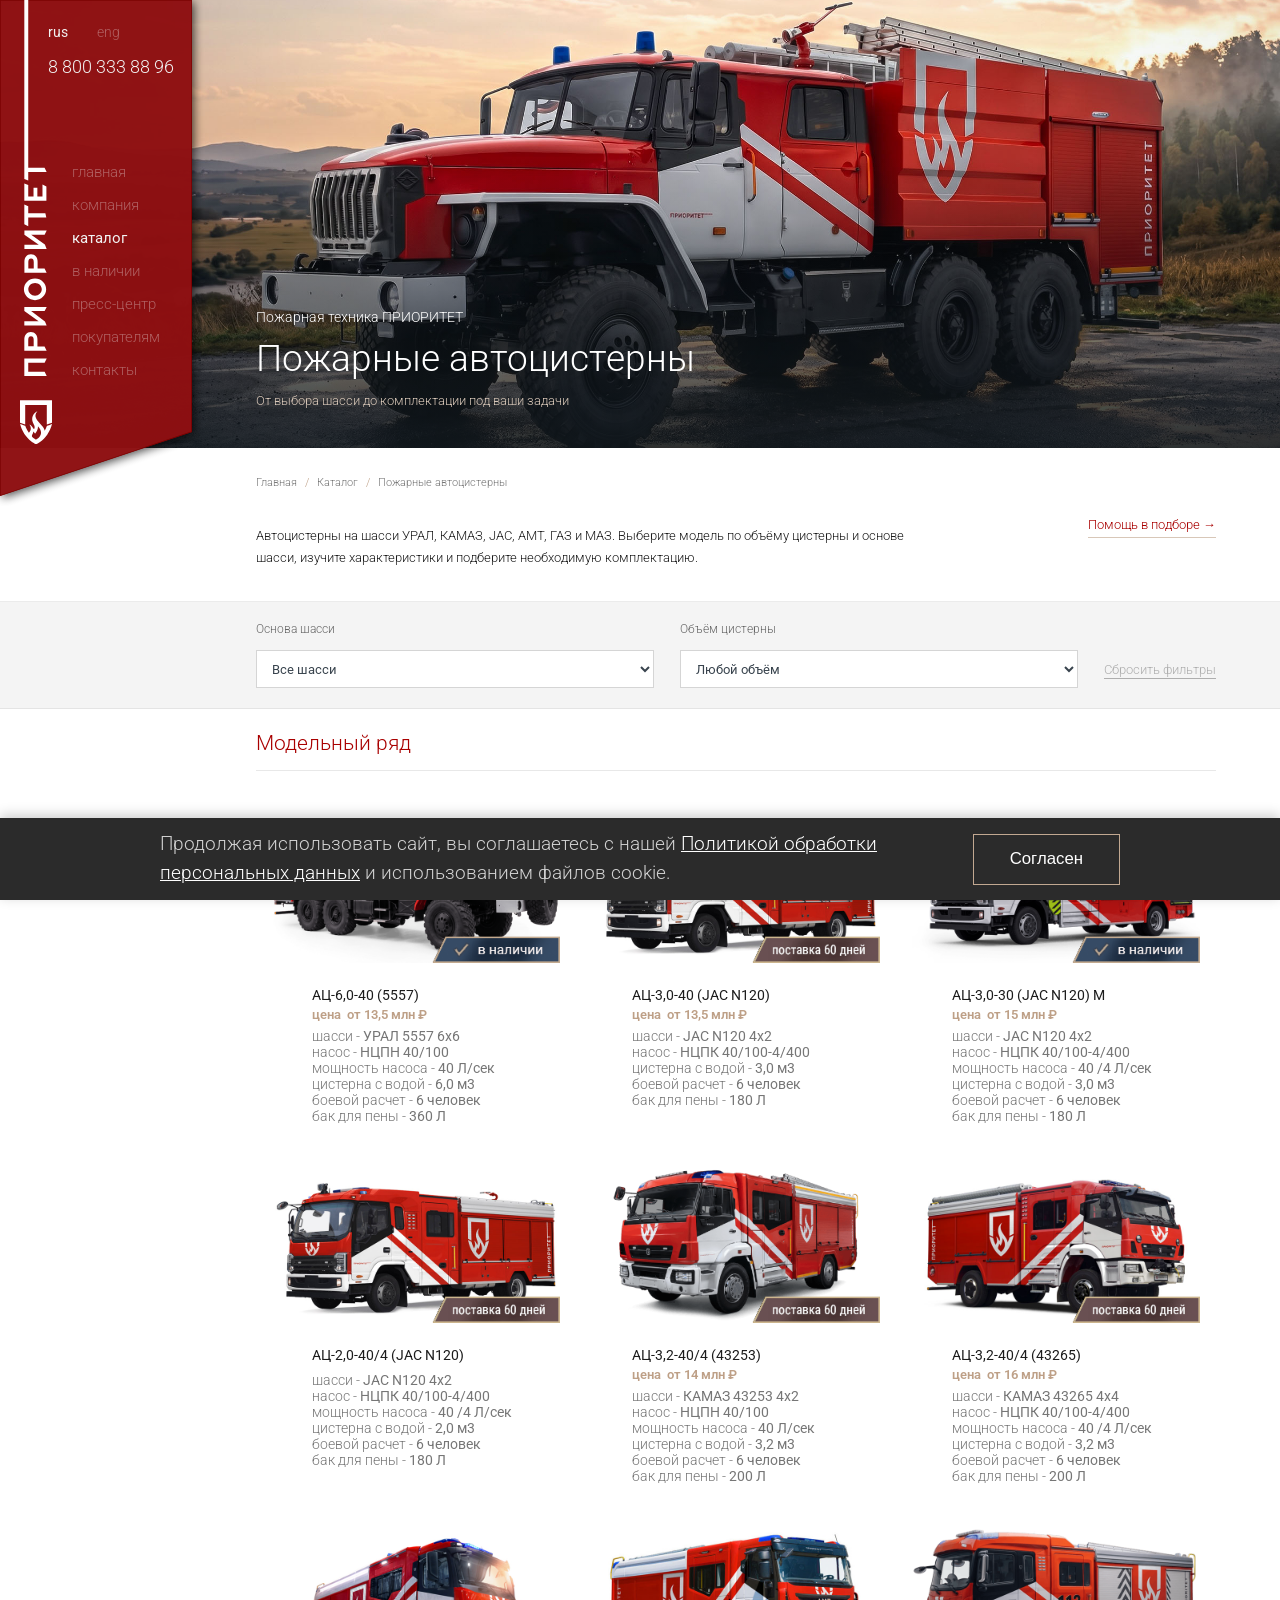
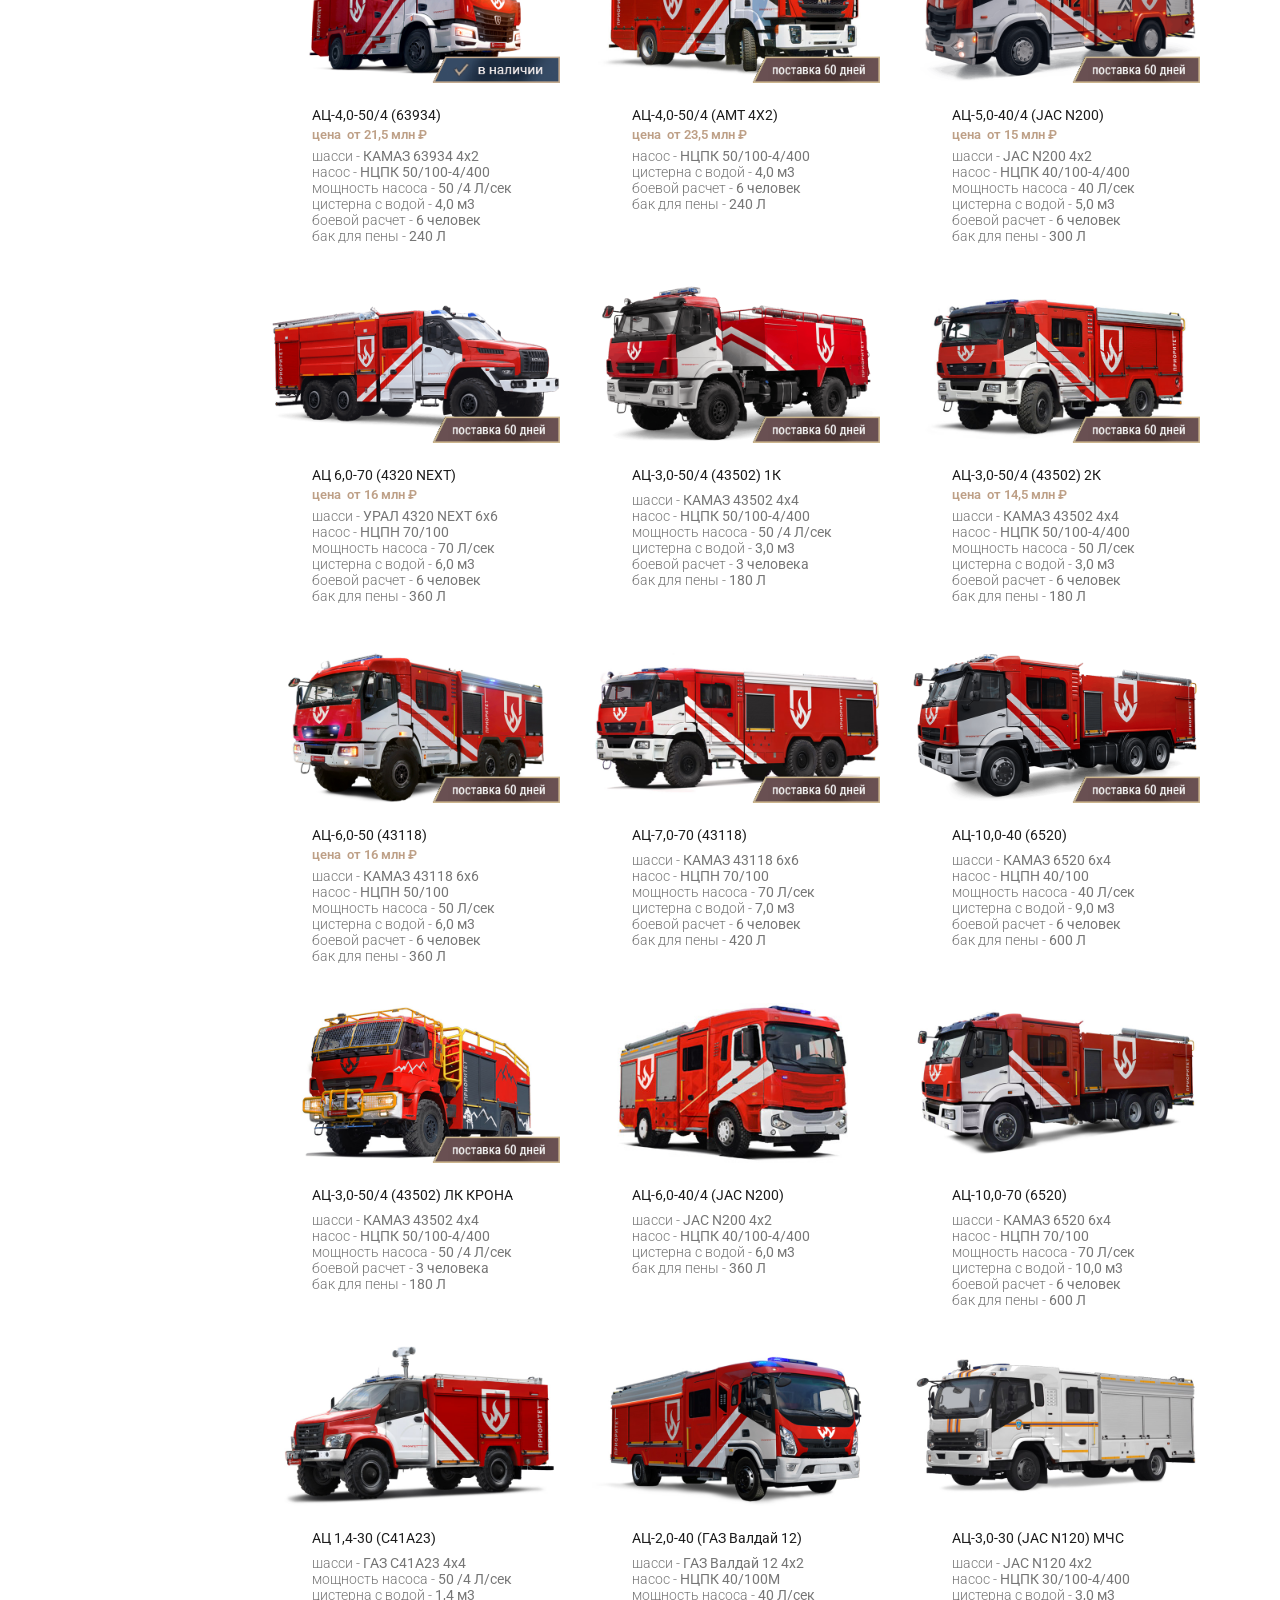
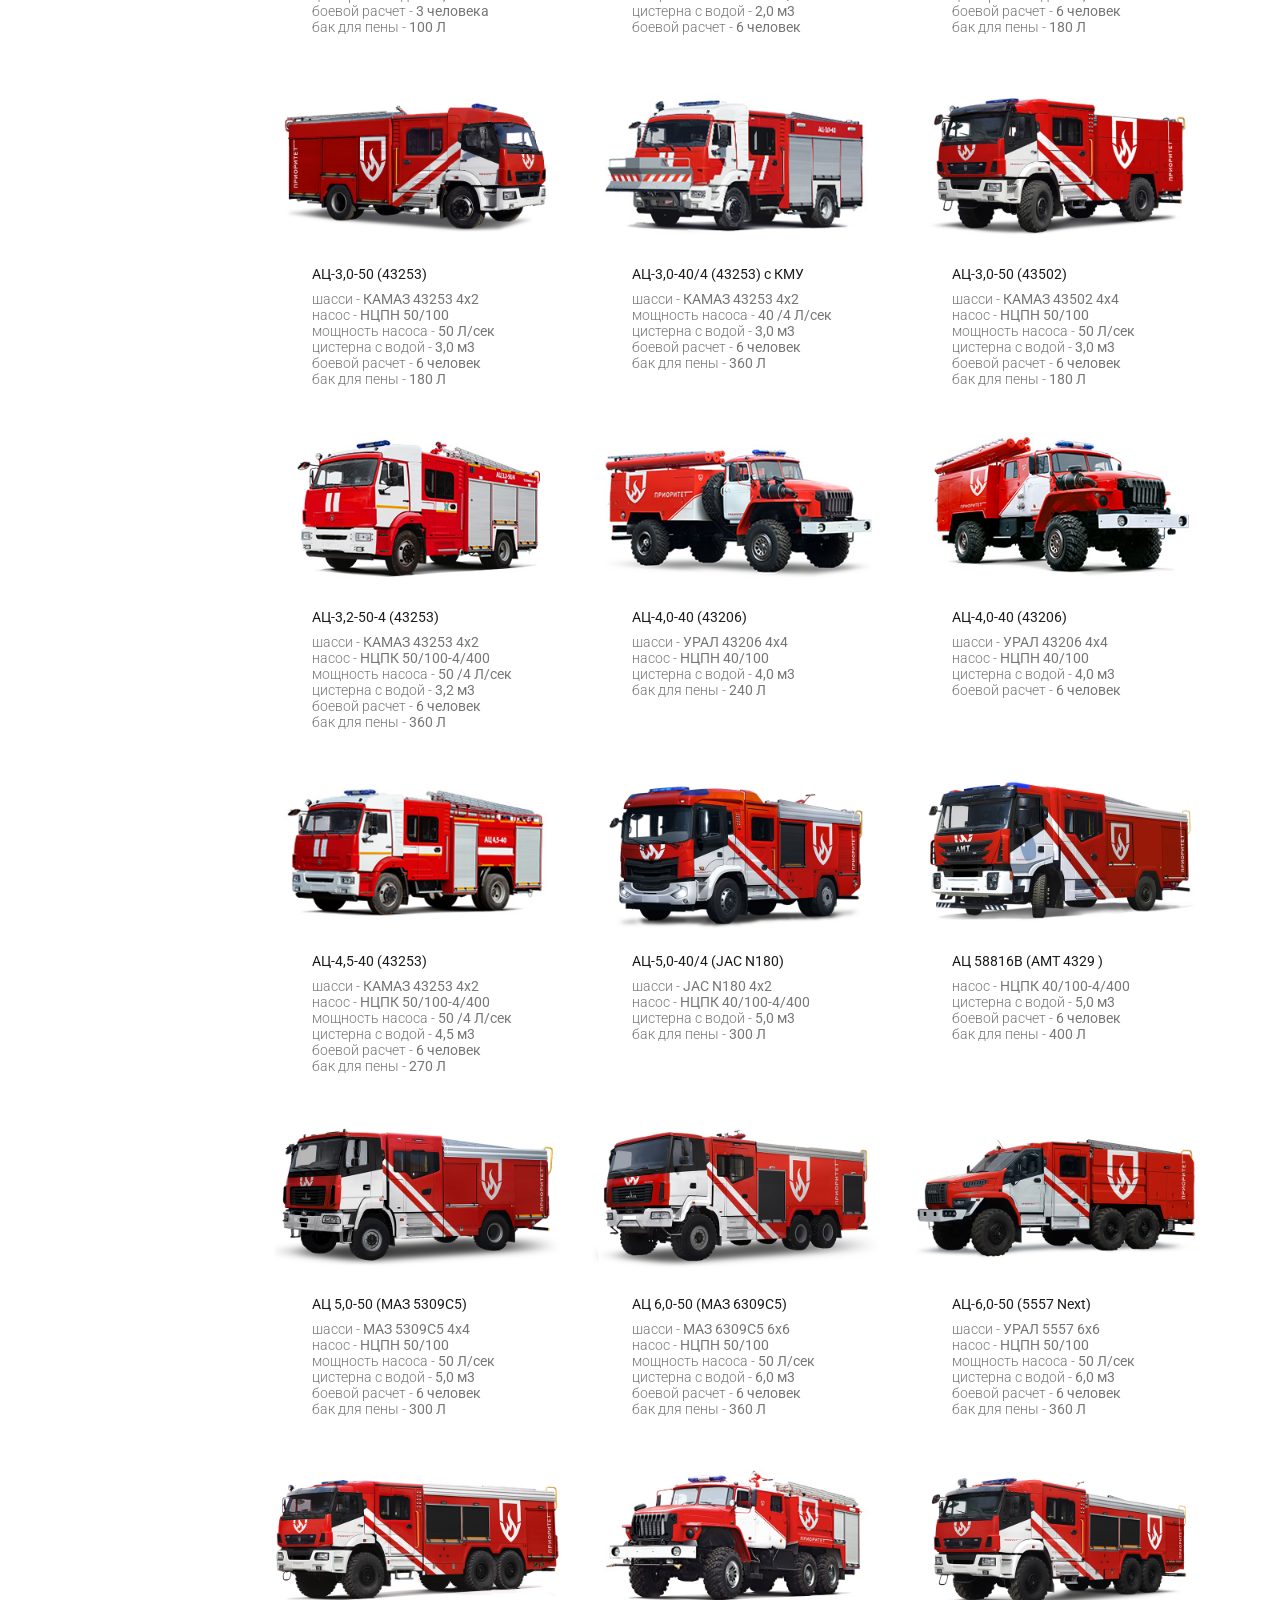
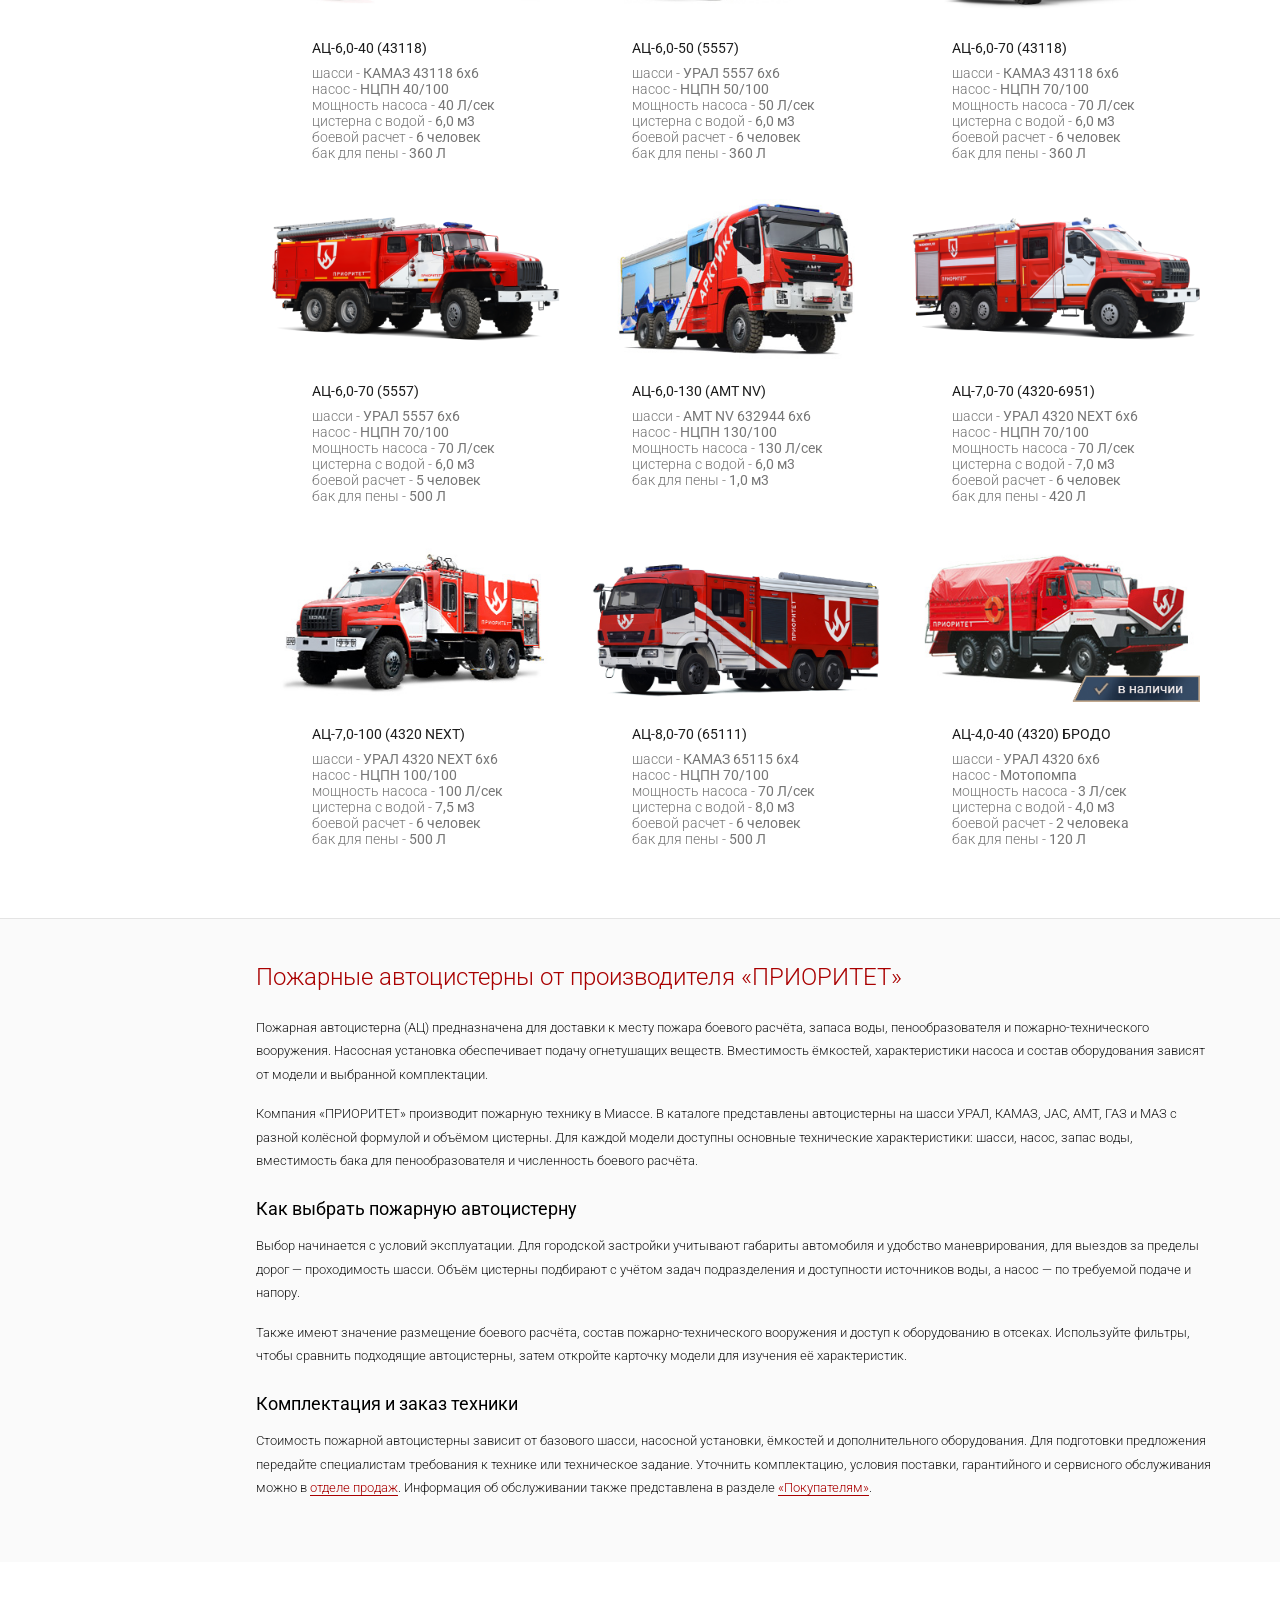
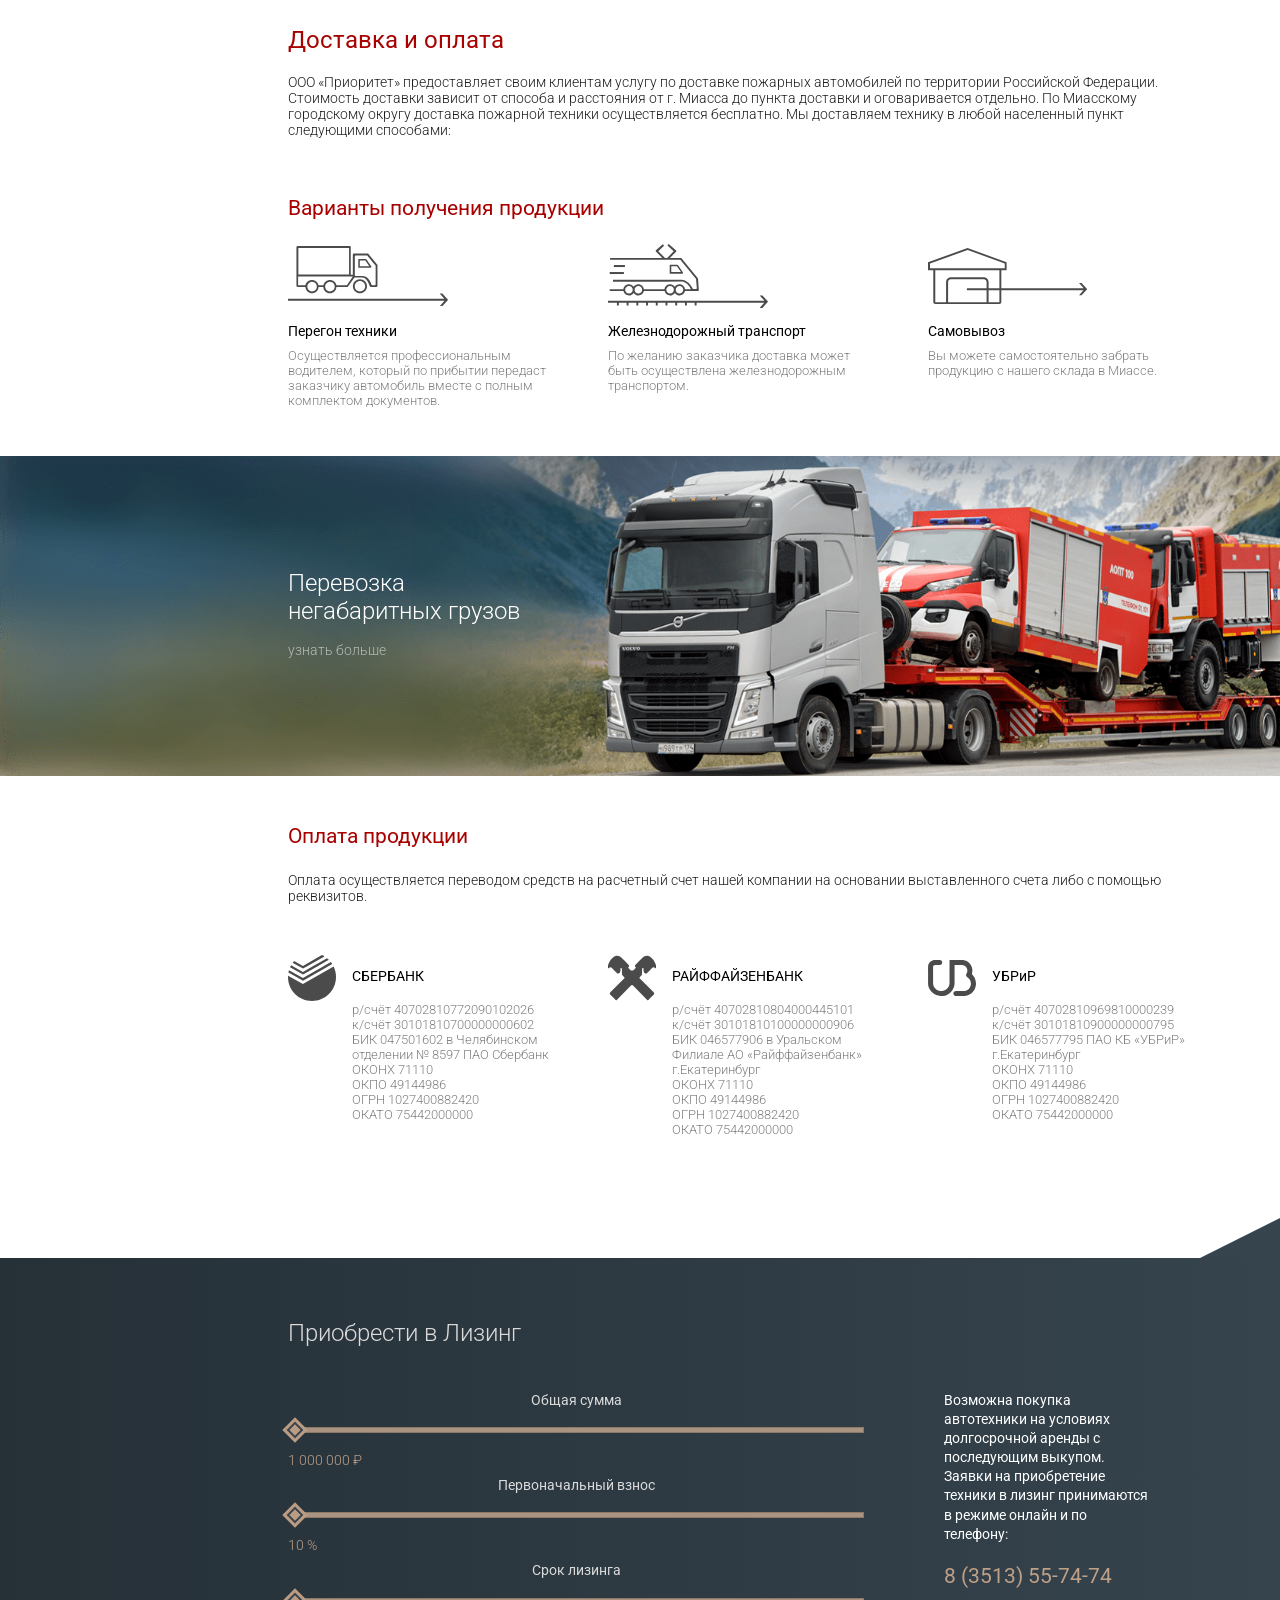
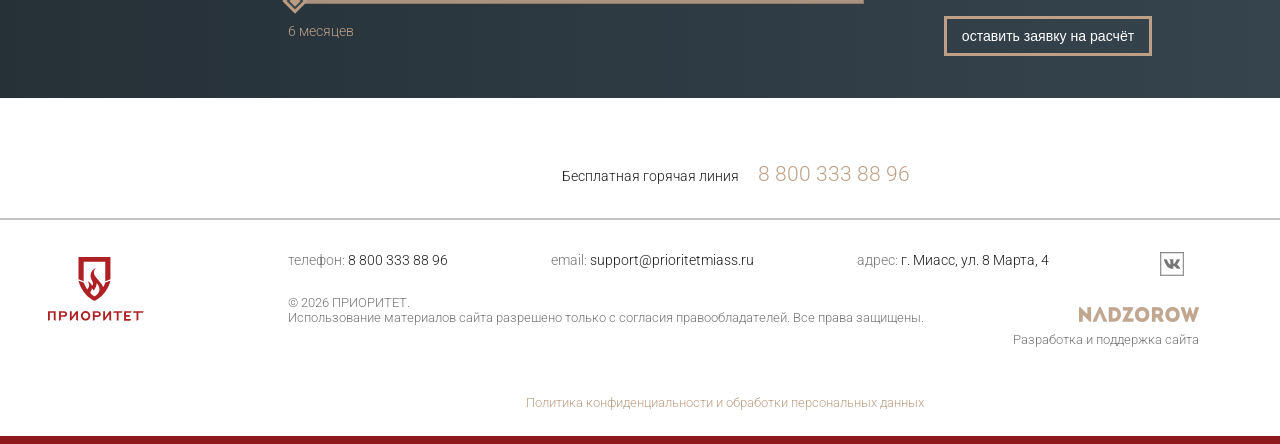
<file: catalog/pozharnye-avtocisterny/index.html>
<!DOCTYPE html>

<html lang="ru-RU" prefix="og: http://ogp.me/ns# article: http://ogp.me/ns/article#">
<head><script>window.OFFLINE_ROOT="../../";window.ym=function(){};</script><script src="../../offline-data.js"></script><script src="../../offline-runtime.js"></script>
<meta charset="utf-8"/>
<meta content="width=device-width, initial-scale=1" name="viewport"/>
<title>Пожарные автоцистерны — каталог производителя ПРИОРИТЕТ</title>
<link href="https://prioritetmiass.ru/catalog/pozharnye-avtocisterny/" rel="canonical"/>
<meta name="description" content="Пожарные автоцистерны ПРИОРИТЕТ на шасси УРАЛ, КАМАЗ, JAC, AMT, ГАЗ и МАЗ. Подбор по объёму цистерны, характеристики и комплектация техники."/>
<meta property="og:description" content="Пожарные автоцистерны ПРИОРИТЕТ на шасси УРАЛ, КАМАЗ, JAC, AMT, ГАЗ и МАЗ. Подбор по объёму цистерны, характеристики и комплектация техники."/>
<meta content="ru_RU" property="og:locale"/>
<meta content="en_GB" property="og:locale:alternate"/>
<meta content="website" property="og:type"/>
<meta content="Пожарные автоцистерны — каталог производителя ПРИОРИТЕТ" property="og:title"/>
<meta content="https://prioritetmiass.ru/catalog/pozharnye-avtocisterny/" property="og:url"/>
<meta content="ПРИОРИТЕТ" property="og:site_name"/>
<meta content="https://prioritetmiass.ru/wp-content/uploads/2019/11/logo_footer.png" property="og:image"/>
<meta content="120" property="og:image:width"/>
<meta content="79" property="og:image:height"/>
<meta content="image/png" property="og:image:type"/>
<meta content="summary_large_image" name="twitter:card"/>
<script type="application/ld+json">{"@context": "https://schema.org", "@graph": [{"@type": "CollectionPage", "@id": "https://prioritetmiass.ru/catalog/pozharnye-avtocisterny/", "url": "https://prioritetmiass.ru/catalog/pozharnye-avtocisterny/", "name": "Пожарные автоцистерны — каталог производителя ПРИОРИТЕТ", "description": "Пожарные автоцистерны ПРИОРИТЕТ на шасси УРАЛ, КАМАЗ, JAC, AMT, ГАЗ и МАЗ. Подбор по объёму цистерны, характеристики и комплектация техники.", "inLanguage": "ru-RU", "breadcrumb": {"@id": "https://prioritetmiass.ru/catalog/pozharnye-avtocisterny/#breadcrumb"}, "mainEntity": {"@id": "https://prioritetmiass.ru/catalog/pozharnye-avtocisterny/#models"}}, {"@type": "BreadcrumbList", "@id": "https://prioritetmiass.ru/catalog/pozharnye-avtocisterny/#breadcrumb", "itemListElement": [{"@type": "ListItem", "position": 1, "name": "Главная", "item": "https://prioritetmiass.ru/"}, {"@type": "ListItem", "position": 2, "name": "Каталог", "item": "https://prioritetmiass.ru/catalog/"}, {"@type": "ListItem", "position": 3, "name": "Пожарные автоцистерны", "item": "https://prioritetmiass.ru/catalog/pozharnye-avtocisterny/"}]}, {"@type": "ItemList", "@id": "https://prioritetmiass.ru/catalog/pozharnye-avtocisterny/#models", "numberOfItems": 42, "itemListElement": [{"@type": "ListItem", "position": 1, "name": "АЦ-6,0-40 (5557)", "url": "https://prioritetmiass.ru/catalog/ats-6-0-40-5557/"}, {"@type": "ListItem", "position": 2, "name": "АЦ-3,0-40 (JAC N120)", "url": "https://prioritetmiass.ru/catalog/ats-3-0-30-jac-n120-2/"}, {"@type": "ListItem", "position": 3, "name": "АЦ-3,0-30 (JAC N120) М", "url": "https://prioritetmiass.ru/catalog/ats-3-0-30-jac-n120-m/"}, {"@type": "ListItem", "position": 4, "name": "АЦ-2,0-40/4 (JAC N120)", "url": "https://prioritetmiass.ru/catalog/ats-2-0-40-4-jac-n120/"}, {"@type": "ListItem", "position": 5, "name": "АЦ-3,2-40/4 (43253)", "url": "https://prioritetmiass.ru/catalog/ats-4-0-50-4-63934-3/"}, {"@type": "ListItem", "position": 6, "name": "АЦ-3,2-40/4 (43265)", "url": "https://prioritetmiass.ru/catalog/ats-3-2-40-4-43265/"}, {"@type": "ListItem", "position": 7, "name": "АЦ-4,0-50/4 (63934)", "url": "https://prioritetmiass.ru/catalog/ats-4-0-50-4-63934/"}, {"@type": "ListItem", "position": 8, "name": "АЦ-4,0-50/4 (AMT 4X2)", "url": "https://prioritetmiass.ru/catalog/ats-4-0-50-4-amt-4x2/"}, {"@type": "ListItem", "position": 9, "name": "АЦ-5,0-40/4 (JAC N200)", "url": "https://prioritetmiass.ru/catalog/ats-5-0-40-4-jac-n200-2/"}, {"@type": "ListItem", "position": 10, "name": "АЦ 6,0-70 (4320 NEXT)", "url": "https://prioritetmiass.ru/catalog/ats-6-0-70-4320-2/"}, {"@type": "ListItem", "position": 11, "name": "АЦ-3,0-50/4 (43502) 1К", "url": "https://prioritetmiass.ru/catalog/ats-3-0-50-4-43502-2k/"}, {"@type": "ListItem", "position": 12, "name": "АЦ-3,0-50/4 (43502) 2К", "url": "https://prioritetmiass.ru/catalog/ats-3-0-50-4-43502-2k-2/"}, {"@type": "ListItem", "position": 13, "name": "АЦ-6,0-50 (43118)", "url": "https://prioritetmiass.ru/catalog/ats-6-0-50-43118-2/"}, {"@type": "ListItem", "position": 14, "name": "АЦ-7,0-70 (43118)", "url": "https://prioritetmiass.ru/catalog/ats-7-0-70-43118/"}, {"@type": "ListItem", "position": 15, "name": "АЦ-10,0-40 (6520)", "url": "https://prioritetmiass.ru/catalog/ats-10-0-70-6520/"}, {"@type": "ListItem", "position": 16, "name": "АЦ-3,0-50/4 (43502) ЛК КРОНА", "url": "https://prioritetmiass.ru/catalog/ats-3-0-50-4-43502-lk-krona/"}, {"@type": "ListItem", "position": 17, "name": "АЦ-6,0-40/4 (JAC N200)", "url": "https://prioritetmiass.ru/catalog/ats-6-0-40-4-jac-n200/"}, {"@type": "ListItem", "position": 18, "name": "АЦ-10,0-70 (6520)", "url": "https://prioritetmiass.ru/catalog/ats-10-0-70-6520-2/"}, {"@type": "ListItem", "position": 19, "name": "АЦ 1,4-30 (С41А23)", "url": "https://prioritetmiass.ru/catalog/ats-1-4-30-s41a23/"}, {"@type": "ListItem", "position": 20, "name": "АЦ-2,0-40 (ГАЗ Валдай 12)", "url": "https://prioritetmiass.ru/catalog/az-2-0-40-gaz-valdaj-12/"}, {"@type": "ListItem", "position": 21, "name": "АЦ-3,0-30 (JAC N120) МЧС", "url": "https://prioritetmiass.ru/catalog/ats-3-0-30-jac-n120-mchs/"}, {"@type": "ListItem", "position": 22, "name": "АЦ-3,0-50 (43253)", "url": "https://prioritetmiass.ru/catalog/ats-3-0-50-43253/"}, {"@type": "ListItem", "position": 23, "name": "АЦ-3,0-40/4 (43253) с КМУ", "url": "https://prioritetmiass.ru/catalog/ats-3-0-40-4-43253-s-kmu/"}, {"@type": "ListItem", "position": 24, "name": "АЦ-3,0-50 (43502)", "url": "https://prioritetmiass.ru/catalog/ats-3-0-50-43253-2/"}, {"@type": "ListItem", "position": 25, "name": "АЦ-3,2-50-4 (43253)", "url": "https://prioritetmiass.ru/catalog/ats-3-2-50-4-43253/"}, {"@type": "ListItem", "position": 26, "name": "АЦ-4,0-40 (43206)", "url": "https://prioritetmiass.ru/catalog/ats-4-0-40-43206/"}, {"@type": "ListItem", "position": 27, "name": "АЦ-4,0-40 (43206)", "url": "https://prioritetmiass.ru/catalog/ats-4-0-40-43206-k/"}, {"@type": "ListItem", "position": 28, "name": "АЦ-4,5-40 (43253)", "url": "https://prioritetmiass.ru/catalog/ats-4-5-40-43253/"}, {"@type": "ListItem", "position": 29, "name": "АЦ-5,0-40/4 (JAC N180)", "url": "https://prioritetmiass.ru/catalog/ats-5-0-40-4-jac-n180/"}, {"@type": "ListItem", "position": 30, "name": "АЦ 58816B (АМТ 4329 )", "url": "https://prioritetmiass.ru/catalog/ats-4-0-40-4-amt-4x4-2/"}, {"@type": "ListItem", "position": 31, "name": "АЦ 5,0-50 (МАЗ 5309С5)", "url": "https://prioritetmiass.ru/catalog/ats-5-0-40-4-jac-n180-3/"}, {"@type": "ListItem", "position": 32, "name": "АЦ 6,0-50 (МАЗ 6309С5)", "url": "https://prioritetmiass.ru/catalog/ats-6-0-50-maz-6309s5/"}, {"@type": "ListItem", "position": 33, "name": "АЦ-6,0-50 (5557 Next)", "url": "https://prioritetmiass.ru/catalog/ats-6-0-50-5557-next/"}, {"@type": "ListItem", "position": 34, "name": "АЦ-6,0-40 (43118)", "url": "https://prioritetmiass.ru/catalog/ats-6-0-70-43118-2/"}, {"@type": "ListItem", "position": 35, "name": "АЦ-6,0-50 (5557)", "url": "https://prioritetmiass.ru/catalog/ats-6-0-50-5557/"}, {"@type": "ListItem", "position": 36, "name": "АЦ-6,0-70 (43118)", "url": "https://prioritetmiass.ru/catalog/ats-6-0-70-43118/"}, {"@type": "ListItem", "position": 37, "name": "АЦ-6,0-70 (5557)", "url": "https://prioritetmiass.ru/catalog/ats-6-0-70-5557/"}, {"@type": "ListItem", "position": 38, "name": "АЦ-6,0-130 (AMT NV)", "url": "https://prioritetmiass.ru/catalog/atsl-3-0-50-24-63934-2/"}, {"@type": "ListItem", "position": 39, "name": "АЦ-7,0-70 (4320-6951)", "url": "https://prioritetmiass.ru/catalog/ats-7-0-50-4320-6951/"}, {"@type": "ListItem", "position": 40, "name": "АЦ-7,0-100 (4320 NEXT)", "url": "https://prioritetmiass.ru/catalog/ats-7-0-100-4320-next/"}, {"@type": "ListItem", "position": 41, "name": "АЦ-8,0-70 (65111)", "url": "https://prioritetmiass.ru/catalog/ats-8-0-70-65111/"}, {"@type": "ListItem", "position": 42, "name": "АЦ-4,0-40 (4320) БРОДО", "url": "https://prioritetmiass.ru/catalog/ats-4-0-40-4320-brodo/"}]}]}</script>
<style id="wp-img-auto-sizes-contain-inline-css">
img:is([sizes=auto i],[sizes^="auto," i]){contain-intrinsic-size:3000px 1500px}
/*# sourceURL=wp-img-auto-sizes-contain-inline-css */
</style>
<style id="wp-emoji-styles-inline-css">

	img.wp-smiley, img.emoji {
		display: inline !important;
		border: none !important;
		box-shadow: none !important;
		height: 1em !important;
		width: 1em !important;
		margin: 0 0.07em !important;
		vertical-align: -0.1em !important;
		background: none !important;
		padding: 0 !important;
	}
/*# sourceURL=wp-emoji-styles-inline-css */
</style>
<style id="wp-block-library-inline-css">
:root{--wp-block-synced-color:#7a00df;--wp-block-synced-color--rgb:122,0,223;--wp-bound-block-color:var(--wp-block-synced-color);--wp-editor-canvas-background:#ddd;--wp-admin-theme-color:#007cba;--wp-admin-theme-color--rgb:0,124,186;--wp-admin-theme-color-darker-10:#006ba1;--wp-admin-theme-color-darker-10--rgb:0,107,160.5;--wp-admin-theme-color-darker-20:#005a87;--wp-admin-theme-color-darker-20--rgb:0,90,135;--wp-admin-border-width-focus:2px}@media (min-resolution:192dpi){:root{--wp-admin-border-width-focus:1.5px}}.wp-element-button{cursor:pointer}:root .has-very-light-gray-background-color{background-color:#eee}:root .has-very-dark-gray-background-color{background-color:#313131}:root .has-very-light-gray-color{color:#eee}:root .has-very-dark-gray-color{color:#313131}:root .has-vivid-green-cyan-to-vivid-cyan-blue-gradient-background{background:linear-gradient(135deg,#00d084,#0693e3)}:root .has-purple-crush-gradient-background{background:linear-gradient(135deg,#34e2e4,#4721fb 50%,#ab1dfe)}:root .has-hazy-dawn-gradient-background{background:linear-gradient(135deg,#faaca8,#dad0ec)}:root .has-subdued-olive-gradient-background{background:linear-gradient(135deg,#fafae1,#67a671)}:root .has-atomic-cream-gradient-background{background:linear-gradient(135deg,#fdd79a,#004a59)}:root .has-nightshade-gradient-background{background:linear-gradient(135deg,#330968,#31cdcf)}:root .has-midnight-gradient-background{background:linear-gradient(135deg,#020381,#2874fc)}:root{--wp--preset--font-size--normal:16px;--wp--preset--font-size--huge:42px}.has-regular-font-size{font-size:1em}.has-larger-font-size{font-size:2.625em}.has-normal-font-size{font-size:var(--wp--preset--font-size--normal)}.has-huge-font-size{font-size:var(--wp--preset--font-size--huge)}:root .has-text-align-center{text-align:center}:root .has-text-align-left{text-align:left}:root .has-text-align-right{text-align:right}.has-fit-text{white-space:nowrap!important}#end-resizable-editor-section{display:none}.aligncenter{clear:both}.items-justified-left{justify-content:flex-start}.items-justified-center{justify-content:center}.items-justified-right{justify-content:flex-end}.items-justified-space-between{justify-content:space-between}.screen-reader-text{word-wrap:normal!important;border:0;clip-path:inset(50%);height:1px;margin:-1px;overflow:hidden;padding:0;position:absolute;width:1px;word-break:normal!important}.screen-reader-text:focus{background-color:#ddd;clip-path:none;color:#444;display:block;font-size:1em;height:auto;left:5px;line-height:normal;padding:15px 23px 14px;text-decoration:none;top:5px;width:auto;z-index:100000}html :where(.has-border-color){border-style:solid}html :where([style^=border-color],[style*=";border-color"],[style*="; border-color"]){border-style:solid}html :where([style^=border-top-color],[style*=";border-top-color"],[style*="; border-top-color"]){border-top-style:solid}html :where([style^=border-right-color],[style*=";border-right-color"],[style*="; border-right-color"]){border-right-style:solid}html :where([style^=border-bottom-color],[style*=";border-bottom-color"],[style*="; border-bottom-color"]){border-bottom-style:solid}html :where([style^=border-left-color],[style*=";border-left-color"],[style*="; border-left-color"]){border-left-style:solid}html :where([style^=border-width],[style*=";border-width"],[style*="; border-width"]){border-style:solid}html :where([style^=border-top-width],[style*=";border-top-width"],[style*="; border-top-width"]){border-top-style:solid}html :where([style^=border-right-width],[style*=";border-right-width"],[style*="; border-right-width"]){border-right-style:solid}html :where([style^=border-bottom-width],[style*=";border-bottom-width"],[style*="; border-bottom-width"]){border-bottom-style:solid}html :where([style^=border-left-width],[style*=";border-left-width"],[style*="; border-left-width"]){border-left-style:solid}html :where(img[class*=wp-image-]){height:auto;max-width:100%}:where(figure){margin:0 0 1em}html :where(.is-position-sticky){--wp-admin--admin-bar--position-offset:var(--wp-admin--admin-bar--height,0px)}@media screen and (max-width:600px){html :where(.is-position-sticky){--wp-admin--admin-bar--position-offset:0px}}
/*wp_block_styles_on_demand_placeholder:6afd92b5a4c6e*/
/*# sourceURL=wp-block-library-inline-css */
</style>
<style id="classic-theme-styles-inline-css">
/*! This file is auto-generated */
.wp-block-button__link{color:#fff;background-color:#32373c;border-radius:9999px;box-shadow:none;text-decoration:none;padding:calc(.667em + 2px) calc(1.333em + 2px);font-size:1.125em}.wp-block-file__button{background:#32373c;color:#fff;text-decoration:none}
/*# sourceURL=/wp-includes/css/classic-themes.min.css */
</style>
<style id="wp-block-styles-placeholder-inline-css">
:root { --wp-internal-comment: "Placeholder for wp_hoist_late_printed_styles() to replace with the block styles printed at wp_footer." }
/*# sourceURL=wp-block-styles-placeholder-inline-css */
</style>
<style id="wp-global-styles-placeholder-inline-css">
:root { --wp-internal-comment: "Placeholder for wp_hoist_late_printed_styles() to replace with the global-styles printed at wp_footer." }
/*# sourceURL=wp-global-styles-placeholder-inline-css */
</style>
<link href="../../assets/styles-84afb80268a6.css" id="contact-form-7-css" media="all" rel="stylesheet"/>
<link href="../../assets/style-54b28ba74781.css" id="taxonomy-image-plugin-public-css" media="screen" rel="stylesheet"/>
<link href="../../assets/style-a0aa7575ba92.css" id="prioritet-style-css" media="all" rel="stylesheet"/>
<style id="prioritet-style-inline-css">
/* cyrillic-ext */
@font-face {
  font-family: 'Roboto';
  font-style: normal;
  font-weight: 300 600;
  font-stretch: 100%;
  font-display: swap;
  src: url(../../assets/roboto-cyrillic-ext-01f94d674d-f4a430c0e5a4.woff2) format('woff2');
  unicode-range: U+0460-052F, U+1C80-1C8A, U+20B4, U+2DE0-2DFF, U+A640-A69F, U+FE2E-FE2F;
}
/* cyrillic */
@font-face {
  font-family: 'Roboto';
  font-style: normal;
  font-weight: 300 600;
  font-stretch: 100%;
  font-display: swap;
  src: url(../../assets/roboto-cyrillic-481dd0c01e-d9e542178339.woff2) format('woff2');
  unicode-range: U+0301, U+0400-045F, U+0490-0491, U+04B0-04B1, U+2116;
}
/* greek-ext */
@font-face {
  font-family: 'Roboto';
  font-style: normal;
  font-weight: 300 600;
  font-stretch: 100%;
  font-display: swap;
  src: url(../../assets/roboto-greek-ext-ec7769b089-582187fecbe4.woff2) format('woff2');
  unicode-range: U+1F00-1FFF;
}
/* greek */
@font-face {
  font-family: 'Roboto';
  font-style: normal;
  font-weight: 300 600;
  font-stretch: 100%;
  font-display: swap;
  src: url(../../assets/roboto-greek-97fbf7bd0b-cac65f0a925e.woff2) format('woff2');
  unicode-range: U+0370-0377, U+037A-037F, U+0384-038A, U+038C, U+038E-03A1, U+03A3-03FF;
}
/* math */
@font-face {
  font-family: 'Roboto';
  font-style: normal;
  font-weight: 300 600;
  font-stretch: 100%;
  font-display: swap;
  src: url(../../assets/roboto-math-7cb4281a0c-d9a36052c615.woff2) format('woff2');
  unicode-range: U+0302-0303, U+0305, U+0307-0308, U+0310, U+0312, U+0315, U+031A, U+0326-0327, U+032C, U+032F-0330, U+0332-0333, U+0338, U+033A, U+0346, U+034D, U+0391-03A1, U+03A3-03A9, U+03B1-03C9, U+03D1, U+03D5-03D6, U+03F0-03F1, U+03F4-03F5, U+2016-2017, U+2034-2038, U+203C, U+2040, U+2043, U+2047, U+2050, U+2057, U+205F, U+2070-2071, U+2074-209F, U+20D0-20DC, U+20E1, U+20E5-20EF, U+2100-2112, U+2114-2115, U+2117-2121, U+2123-214F, U+2190, U+2192, U+2194-21AE, U+21B0-21E5, U+21F1-21F2, U+21F4-2211, U+2213-2214, U+2216-22FF, U+2308-230B, U+2310, U+2319, U+231C-2321, U+2336-237A, U+237C, U+2395, U+239B-23B7, U+23D0, U+23DC-23E1, U+2474-2475, U+25AF, U+25B3, U+25B7, U+25BD, U+25C1, U+25CA, U+25CC, U+25FB, U+266D-266F, U+27C0-27FF, U+2900-2AFF, U+2B0E-2B11, U+2B30-2B4C, U+2BFE, U+3030, U+FF5B, U+FF5D, U+1D400-1D7FF, U+1EE00-1EEFF;
}
/* symbols */
@font-face {
  font-family: 'Roboto';
  font-style: normal;
  font-weight: 300 600;
  font-stretch: 100%;
  font-display: swap;
  src: url(../../assets/roboto-symbols-2addf2d86d-60a261f9004b.woff2) format('woff2');
  unicode-range: U+0001-000C, U+000E-001F, U+007F-009F, U+20DD-20E0, U+20E2-20E4, U+2150-218F, U+2190, U+2192, U+2194-2199, U+21AF, U+21E6-21F0, U+21F3, U+2218-2219, U+2299, U+22C4-22C6, U+2300-243F, U+2440-244A, U+2460-24FF, U+25A0-27BF, U+2800-28FF, U+2921-2922, U+2981, U+29BF, U+29EB, U+2B00-2BFF, U+4DC0-4DFF, U+FFF9-FFFB, U+10140-1018E, U+10190-1019C, U+101A0, U+101D0-101FD, U+102E0-102FB, U+10E60-10E7E, U+1D2C0-1D2D3, U+1D2E0-1D37F, U+1F000-1F0FF, U+1F100-1F1AE, U+1F1E6-1F1FF, U+1F30D-1F30F, U+1F315, U+1F31C, U+1F31E, U+1F320-1F32C, U+1F336, U+1F378, U+1F37D, U+1F382, U+1F393-1F39F, U+1F3A7-1F3A8, U+1F3AC-1F3AF, U+1F3C2, U+1F3C4-1F3C6, U+1F3CA-1F3CE, U+1F3D4-1F3E0, U+1F3ED, U+1F3F1-1F3F3, U+1F3F5-1F3F7, U+1F408, U+1F415, U+1F41F, U+1F426, U+1F43F, U+1F441-1F442, U+1F444, U+1F446-1F449, U+1F44C-1F44E, U+1F453, U+1F46A, U+1F47D, U+1F4A3, U+1F4B0, U+1F4B3, U+1F4B9, U+1F4BB, U+1F4BF, U+1F4C8-1F4CB, U+1F4D6, U+1F4DA, U+1F4DF, U+1F4E3-1F4E6, U+1F4EA-1F4ED, U+1F4F7, U+1F4F9-1F4FB, U+1F4FD-1F4FE, U+1F503, U+1F507-1F50B, U+1F50D, U+1F512-1F513, U+1F53E-1F54A, U+1F54F-1F5FA, U+1F610, U+1F650-1F67F, U+1F687, U+1F68D, U+1F691, U+1F694, U+1F698, U+1F6AD, U+1F6B2, U+1F6B9-1F6BA, U+1F6BC, U+1F6C6-1F6CF, U+1F6D3-1F6D7, U+1F6E0-1F6EA, U+1F6F0-1F6F3, U+1F6F7-1F6FC, U+1F700-1F80B, U+1F810-1F847, U+1F850-1F859, U+1F860-1F887, U+1F890-1F8AD, U+1F8B0-1F8BB, U+1F8C0-1F8C1, U+1F8D0-1F8D8, U+1F900-1F90B, U+1F93B, U+1F946, U+1F984, U+1F996, U+1F9E9, U+1FA00-1FA6F, U+1FA70-1FA7C, U+1FA80-1FAC6, U+1FAC8, U+1FACC-1FADD, U+1FADF-1FAEB, U+1FAEF-1FAFA, U+1FB00-1FBFF;
}
/* vietnamese */
@font-face {
  font-family: 'Roboto';
  font-style: normal;
  font-weight: 300 600;
  font-stretch: 100%;
  font-display: swap;
  src: url(../../assets/roboto-vietnamese-0b60bbe04e-c9fa718d05fb.woff2) format('woff2');
  unicode-range: U+0102-0103, U+0110-0111, U+0128-0129, U+0168-0169, U+01A0-01A1, U+01AF-01B0, U+0300-0301, U+0303-0304, U+0308-0309, U+0323, U+0329, U+1EA0-1EF9, U+20AB;
}
/* latin-ext */
@font-face {
  font-family: 'Roboto';
  font-style: normal;
  font-weight: 300 600;
  font-stretch: 100%;
  font-display: swap;
  src: url(../../assets/roboto-latin-ext-cedb374b05-c6bb432dd56a.woff2) format('woff2');
  unicode-range: U+0100-02BA, U+02BD-02C5, U+02C7-02CC, U+02CE-02D7, U+02DD-02FF, U+0304, U+0308, U+0329, U+1D00-1DBF, U+1E00-1E9F, U+1EF2-1EFF, U+2020, U+20A0-20AB, U+20AD-20C4, U+2113, U+2C60-2C7F, U+A720-A7FF;
}
/* latin */
@font-face {
  font-family: 'Roboto';
  font-style: normal;
  font-weight: 300 600;
  font-stretch: 100%;
  font-display: swap;
  src: url(../../assets/roboto-latin-1404ca348b-d2f98be1dfab.woff2) format('woff2');
  unicode-range: U+0000-00FF, U+0131, U+0152-0153, U+02BB-02BC, U+02C6, U+02DA, U+02DC, U+0304, U+0308, U+0329, U+2000-206F, U+20AC, U+2122, U+2191, U+2193, U+2212, U+2215, U+FEFF, U+FFFD;
}

/*# sourceURL=prioritet-style-inline-css */
</style>
<link href="../../assets/animate-eef188c0dc11.css" id="prioritet-animate-css" media="all" rel="stylesheet"/>
<link href="../../assets/magnific-popup-88febdb47145.css" id="prioritet-magnific-popup-css" media="print" onload="this.media='all';this.onload=null" rel="stylesheet"/>
<noscript><link href="../../assets/magnific-popup-88febdb47145.css" id="prioritet-magnific-popup-css" media="all" rel="stylesheet"/>
</noscript>
<link href="../../assets/lightbox-3e2fbdf6ca98.css" id="prioritet-lightbox-css" media="print" onload="this.media='all';this.onload=null" rel="stylesheet"/>
<noscript><link href="../../assets/lightbox-3e2fbdf6ca98.css" id="prioritet-lightbox-css" media="all" rel="stylesheet"/>
</noscript>
<link href="../../assets/quote-form-9e2a336093df.css" id="prioritet-quote-form-css" media="print" onload="this.media='all';this.onload=null" rel="stylesheet"/>
<noscript><link href="../../assets/quote-form-9e2a336093df.css" id="prioritet-quote-form-css" media="all" rel="stylesheet"/>
</noscript>
<link href="../../assets/slick-9386dbbb4031.css" id="prioritet-slick-style-css" media="all" rel="stylesheet"/>
<style id="prioritet-slick-style-inline-css">

/* Slider */
.slick-loading .slick-list
{
    background: #fff url('../assets/ajax-loader-c1ec11e58cd8.gif') center center no-repeat;
}

/* Icons */
@font-face
{
    font-family: 'slick';
    font-display: swap;
    font-weight: normal;
    font-style: normal;

    src: none;
    src: none format('embedded-opentype'), url('../assets/slick-4aaa7d511a88.woff') format('woff'), url('../assets/slick-26ad0bf89a63.ttf') format('truetype'), none format('svg');
}
/* Arrows */
.slick-prev,
.slick-next
{
    font-size: 0;
    line-height: 0;

    position: absolute;
    top: 50%;

    display: block;

    width: 20px;
    height: 20px;
    padding: 0;
    -webkit-transform: translate(0, -50%);
    -ms-transform: translate(0, -50%);
    transform: translate(0, -50%);

    cursor: pointer;

    color: transparent;
    border: none;
    outline: none;
    background: transparent;
}
.slick-prev:hover,
.slick-prev:focus,
.slick-next:hover,
.slick-next:focus
{
    color: transparent;
    outline: none;
    background: transparent;
}
.slick-prev:hover:before,
.slick-prev:focus:before,
.slick-next:hover:before,
.slick-next:focus:before
{
    opacity: 1;
}
.slick-prev.slick-disabled:before,
.slick-next.slick-disabled:before
{
    opacity: .25;
}

.slick-prev:before,
.slick-next:before
{
    font-family: 'slick';
    font-size: 20px;
    line-height: 1;

    opacity: .75;
    color: white;

    -webkit-font-smoothing: antialiased;
    -moz-osx-font-smoothing: grayscale;
}

.slick-prev
{
    left: -25px;
}
[dir='rtl'] .slick-prev
{
    right: -25px;
    left: auto;
}
.slick-prev:before
{
    content: '←';
}
[dir='rtl'] .slick-prev:before
{
    content: '→';
}

.slick-next
{
    right: -25px;
}
[dir='rtl'] .slick-next
{
    right: auto;
    left: -25px;
}
.slick-next:before
{
    content: '→';
}
[dir='rtl'] .slick-next:before
{
    content: '←';
}

/* Dots */
.slick-dotted.slick-slider
{
    margin-bottom: 30px;
}

.slick-dots
{
    position: absolute;
    bottom: -25px;

    display: block;

    width: 100%;
    padding: 0;
    margin: 0;

    list-style: none;

    text-align: center;
}
.slick-dots li
{
    position: relative;

    display: inline-block;

    width: 20px;
    height: 20px;
    margin: 0 5px;
    padding: 0;

    cursor: pointer;
}
.slick-dots li button
{
    font-size: 0;
    line-height: 0;

    display: block;

    width: 20px;
    height: 20px;
    padding: 5px;

    cursor: pointer;

    color: transparent;
    border: 0;
    outline: none;
    background: transparent;
}
.slick-dots li button:hover,
.slick-dots li button:focus
{
    outline: none;
}
.slick-dots li button:hover:before,
.slick-dots li button:focus:before
{
    opacity: 1;
}
.slick-dots li button:before
{
    font-family: 'slick';
    font-size: 6px;
    line-height: 20px;

    position: absolute;
    top: 0;
    left: 0;

    width: 20px;
    height: 20px;

    content: '•';
    text-align: center;

    opacity: .25;
    color: black;

    -webkit-font-smoothing: antialiased;
    -moz-osx-font-smoothing: grayscale;
}
.slick-dots li.slick-active button:before
{
    opacity: .75;
    color: black;
}

/*# sourceURL=prioritet-slick-style-inline-css */
</style>
<link href="../../assets/catalog-style-5f826dd3d6bb.css" id="catalog-style-css" media="all" rel="stylesheet"/>
<link href="https://prioritetmiass.ru/wp-json/" rel="https://api.w.org/"/><link href="https://prioritetmiass.ru/xmlrpc.php?rsd" rel="EditURI" title="RSD" type="application/rsd+xml"/>
<meta content="WordPress 7.1.4" name="generator"/>
<meta content="1.5.7" name="cdp-version"/><script type="text/javascript">window.wp_data = {"ajax_url":"https:\/\/prioritetmiass.ru\/wp-admin\/admin-ajax.php"};</script> <style>
			.goods-catalog-container {
				width: 100%;
							}
			.goods-catalog {
							}
			.goods-catalog .grid {
				width:190px
			}
			.goods-sidebar {
							}
			.goods-info {
				width: 60%			}
		</style>
<style id="wp-custom-css">
/* --- Стили для баннера 152-ФЗ (база 1rem = 40px) --- */
.fz152-banner {
    position: fixed;
    bottom: 0;
    left: 0;
    width: 100%;
    background-color: #2b2b2b;
    color: #ffffff;
    z-index: 99999;
    box-shadow: 0 -0.1rem 0.375rem rgba(0, 0, 0, 0.2); /* Тень ~4px 15px */
    padding: 0.375rem 0; /* Отступ ~15px */
    font-family: inherit; 
}

.fz152-banner-container {
    display: flex;
    justify-content: space-between;
    align-items: center;
    max-width: 30rem; /* Ширина ~1200px */
    margin: 0 auto;
    padding: 0 0.5rem; /* Отступы по бокам ~20px */
    gap: 0.5rem; /* Расстояние между текстом и кнопкой ~20px */
}

.fz152-text {
    margin: 0;
    font-size: 0.6rem; /* Размер текста ~14px */
    line-height: 1.5;
    color: #d1d1d1;
}

.fz152-text a {
    color: #ffffff;
    text-decoration: underline;
    transition: color 0.3s ease;
}

.fz152-text a:hover {
    color: #cc0000; 
    text-decoration: none;
}
.fz152-btn {
    background-color: transparent; /* Прозрачный фон */
    color: #ffffff; 
    border: 1px solid #c2a891; /* Тонкая рамка в цвет ваших ползунков */
    padding: 0.45rem 1.125rem; 
    cursor: pointer;
    border-radius: 0; /* Строгие прямые углы */
    font-weight: 400; /* Обычный шрифт вместо жирного */
    font-size: 0.525rem; 
    text-transform: none; /* Убираем принудительные заглавные буквы */
    transition: background-color 0.3s ease, color 0.3s ease;
    white-space: nowrap;
}

.fz152-btn:hover {
    background-color: #c2a891; /* При наведении кнопка заливается фирменным бежевым */
    color: #2b2b2b; /* А текст становится темным для контраста */
}

.fz152-btn:active {
    transform: scale(0.98);
}

/* Адаптивность для мобильных телефонов */
@media (max-width: 19.2rem) { /* Точка перелома ~768px */
    .fz152-banner-container {
        flex-direction: column;
        text-align: center;
        gap: 0.375rem; /* ~15px */
        padding: 0 0.375rem; /* ~15px */
    }
    .fz152-text {
        font-size: 0.3rem; /* ~12px */
    }
    .fz152-btn {
        width: 100%;
        padding: 0.3rem 0.5rem;
    }
}
</style>
<link href="../../assets/apple-icon-57x57-d3736296a676.png" rel="apple-touch-icon" sizes="57x57"/>
<link href="../../assets/apple-icon-60x60-b83f4108d9f1.png" rel="apple-touch-icon" sizes="60x60"/>
<link href="../../assets/apple-icon-72x72-85166d3e62b2.png" rel="apple-touch-icon" sizes="72x72"/>
<link href="../../assets/apple-icon-76x76-dbbb517f816b.png" rel="apple-touch-icon" sizes="76x76"/>
<link href="../../assets/apple-icon-114x114-72acafd9141e.png" rel="apple-touch-icon" sizes="114x114"/>
<link href="../../assets/apple-icon-120x120-26e14207fa6e.png" rel="apple-touch-icon" sizes="120x120"/>
<link href="../../assets/apple-icon-144x144-bb6871fe1f64.png" rel="apple-touch-icon" sizes="144x144"/>
<link href="../../assets/apple-icon-152x152-b20e6fcb581d.png" rel="apple-touch-icon" sizes="152x152"/>
<link href="../../assets/apple-icon-180x180-2b64786ee35c.png" rel="apple-touch-icon" sizes="180x180"/>
<link href="../../assets/android-icon-192x192-bfb912c037ad.png" rel="icon" sizes="192x192" type="image/png"/>
<link href="../../assets/favicon-32x32-789081e8be82.png" rel="icon" sizes="32x32" type="image/png"/>
<link href="../../assets/favicon-96x96-3ec2ce2dfd69.png" rel="icon" sizes="96x96" type="image/png"/>
<link href="../../assets/favicon-16x16-22eb07772eec.png" rel="icon" sizes="16x16" type="image/png"/>
<link href="https://prioritetmiass.ru/manifest.json" rel="manifest"/>
<meta content="#ffffff" name="msapplication-TileColor"/>
<meta content="/ms-icon-144x144.png" name="msapplication-TileImage"/>
<meta content="#ffffff" name="theme-color"/>
<meta content="9887594f7b6e04fd" name="yandex-verification"/>
<meta content="noindex, nofollow" name="robots"/><link href="../../offline-runtime.css" rel="stylesheet"/><link href="../../assets/fire-tankers-category.css" rel="stylesheet"/>
</head>
<body>
<header>
<div class="main_menu_mobile_back"></div>
<div class="main_menu">
<div class="back_image">
<svg height="620" viewbox="0 0 240 620" width="240" xmlns="http://www.w3.org/2000/svg"><defs><clippath id="v0j9a"><path d="M0 0h240v540L0 620z" fill="#fff"></path></clippath></defs><g><g><path d="M0 0h240v540L0 620z" fill="#8e1012"></path><path clip-path='url("#v0j9a")' d="M0 0v0h240v540L0 620v0z" fill="none" stroke="#7b0000" stroke-miterlimit="50" stroke-width="2"></path></g></g></svg> </div>
<a href="../../index.html">
<div class="main_menu_logo">
<svg style="enable-background:new 0 0 40 555;" version="1.1" viewbox="0 0 40 555" x="0px" xml:space="preserve" xmlns="http://www.w3.org/2000/svg" xmlns:xlink="http://www.w3.org/1999/xlink" y="0px"> <g id="Слой_7"> <g> <g> <polygon class="st0" points="0,500.4 0,528.4 6.5,530.7 6.5,506.3 33.5,506.3 33.5,530.7 40,528.4 40,500.4 "></polygon> <g> <g> <path class="st0" d="M37.8,530.9c-1,0.4-2,0.7-3,1.1c-0.3,0.1-1.1,0.2-1.2,0.5c-0.1,0.2-0.2,0.5-0.3,0.7 c-0.7,1.8-1.5,3.6-2.5,5.3c-0.3-2.5-1.9-4.4-3.4-6.2c-1.6-1.9-3.4-3.8-4.9-5.8c-1.4-1.7-2.8-3.7-3.1-5.9 c-0.4-2.6,0.9-4.4,2.4-6.4c-2.4,1.2-4.6,2.9-5.7,5.5c-0.9,2.1-1.1,4.2-0.6,6.4c0.4,1.9,2.4,5.5,2.5,6c0.3,1.4,0.6,2.9-0.3,4 c-1-0.1-1.5-1.3-2.5-2.7c-1.7-2.4-3.5-2.5-3.4-2.4c0.3,0.3,0.7,0.9,0.9,1.2c0.6,1.2,0.8,2.6,0.8,3.6c0,2-1.3,3.6-2.4,5.1 c-1.6-2.2-2.9-4.8-4-7.3c-0.1-0.3-0.2-0.7-0.4-1c-0.2-0.4-0.1-0.3-0.5-0.4c-0.6-0.2-1.2-0.4-1.8-0.6c-1.4-0.5-2.9-1-4.3-1.5 c2.1,8.5,7.1,16.4,14.1,21.7c0.8,0.6,1.7,1.2,2.5,1.7c0.9,0.6,1.9,1.3,2.9,1.6c0.8,0.2,1.8-0.4,2.5-0.8c1-0.6,2-1.2,2.9-1.9 c3.5-2.5,6.5-5.6,9-9.1c2.8-4,4.9-8.5,6-13.2C39.3,530.4,38.5,530.6,37.8,530.9z M25.2,544.7c-1.1,1.9-2.9,3.8-5,4.8 c-0.4,0.2-0.5,0.1-1-0.3c-0.3-0.2-0.7-0.5-1-0.7c-0.9-0.7-2.1-1.5-2.9-2.3c-1.6-2.1,1.7-4.3,1.2-6.8c1.1,0.9,1.6,1.5,2.2,2.6 c0.1,0.1,0.2,0.1,0.3,0c1-1.3,1.9-2.7,2.5-4.3c0.6-1.5,1.2-3.3,0.9-5C25.6,536.1,27.7,540.6,25.2,544.7z"></path> </g> </g> </g> </g> </g> <g id="Слой_6"> <g> <polygon class="st0" points="33.4,470 30.8,464.7 10.3,464.7 10.3,453.3 30.8,453.3 33.4,448.1 5.4,448.1 5.4,470 "></polygon> <path class="st0" d="M7.5,417.8L7.5,417.8c-1.4,1.6-2.1,3.8-2.1,6.5v14h27.9l-2.6-5.3h-8.9v-8.7c0-2.7-0.7-4.9-2.1-6.6 c-1.5-1.7-3.6-2.6-6.2-2.6C11,415.2,8.9,416.1,7.5,417.8z M10.3,433v-8.3c0-1.4,0.3-2.5,0.9-3.3c0.5-0.7,1.4-1,2.5-1 c1.2,0,2,0.3,2.5,1l0,0c0.6,0.8,0.9,2,0.9,3.4v8H10.3z"></path> <polygon class="st0" points="23.3,401.7 5.4,401.7 5.4,407 33.3,407 31.2,401.8 13.9,388.9 30.8,388.9 33.4,383.6 5.4,383.6 5.4,388.9 "></polygon> <path class="st0" d="M7.6,320.5L7.6,320.5c-1.4,1.6-2.1,3.8-2.1,6.5v13.9h27.8l-2.6-5.3H22v-8.5c0-2.7-0.7-4.9-2.1-6.6 c-1.5-1.7-3.6-2.6-6.2-2.6C11,318,9,318.8,7.6,320.5z M13.8,323.2c1.2,0,2,0.3,2.5,1l0,0c0.6,0.8,0.9,2,0.9,3.5v7.9h-6.8v-8.1 c0-1.4,0.3-2.5,0.9-3.3C11.8,323.6,12.6,323.2,13.8,323.2z"></path> <polygon class="st0" points="23.5,305.9 5.5,305.9 5.5,311.1 33.3,311.1 31.1,305.7 14,293.5 30.8,293.5 33.4,288.2 5.5,288.2 5.5,293.5 "></polygon> <polygon class="st0" points="10.3,282.7 10.3,272 32.9,272 31.7,266.7 10.3,266.7 10.3,257.7 5.4,255.7 5.4,280.4 "></polygon> <polygon class="st0" points="10.3,231.3 5.4,229.5 5.4,250.8 33,250.8 33,233.1 28.1,230.7 28.1,245.5 21.7,245.5 21.7,234.6 16.9,234.6 16.9,245.5 10.3,245.5 "></polygon> <polygon class="st0" points="5.4,223.9 10.3,225.5 10.3,215.1 33.3,215.1 30.7,209.8 10.3,209.8 10.3,0 5.4,0 "></polygon> <path class="st0" d="M4.9,361.7c0,7.5,6.2,13.5,13.9,13.5c7.7,0,13.9-6.1,13.9-13.5c0-7.5-6.2-13.5-13.9-13.5S4.9,354.3,4.9,361.7 z M18.8,353.7c4.7,0,8.4,3.5,8.4,8c0,4.5-3.7,8-8.4,8s-8.4-3.5-8.4-8S14.1,353.7,18.8,353.7z"></path> </g> </g> </svg>
</div>
</a>
<div class="main_menu_lang">
<a class="active blockh">rus</a><a class="blockh" href="https://prioritetmiass.ru/en/catalog/">eng</a> </div>
<div class="main_menu_phone">
<a class="dh" href="tel:88003338896">8 800 333 88 96</a>
</div>
<div class="main_menu_urls">
<div class="menu-osnovnoe-menyu-container"><ul class="menu" id="menu-osnovnoe-menyu"><li class="menu-item menu-item-type-post_type menu-item-object-page menu-item-home menu-item-948" id="menu-item-948"><a href="../../index.html">главная</a></li>
<li class="menu-item menu-item-type-post_type menu-item-object-page menu-item-85" id="menu-item-85"><a href="../../about/index.html">компания</a></li>
<li class="menu-item menu-item-type-post_type_archive menu-item-object-goods current-menu-item current-menu-item menu-item-72" id="menu-item-72"><a href="../index.html">каталог</a></li>
<li class="menu-item menu-item-type-post_type menu-item-object-page menu-item-40" id="menu-item-40"><a href="../../specpred/index.html">в наличии</a></li>
<li class="menu-item menu-item-type-post_type menu-item-object-page menu-item-27" id="menu-item-27"><a href="../../press-centr/index.html">пресс-центр</a></li>
<li class="menu-item menu-item-type-post_type menu-item-object-page menu-item-97" id="menu-item-97"><a href="../../customers/index.html">покупателям</a></li>
<li class="menu-item menu-item-type-post_type menu-item-object-page menu-item-44" id="menu-item-44"><a href="../../contacts/index.html">контакты</a></li>
</ul></div> </div>
</div>
<div class="mobile_top">
<div class="mobile_top_inner">
<a class="mob11" href="../../index.html">
<svg id="Слой_1" style="enable-background:new 0 0 64 96;" version="1.1" viewbox="0 0 64 96" x="0px" xml:space="preserve" xmlns="http://www.w3.org/2000/svg" xmlns:xlink="http://www.w3.org/1999/xlink" y="0px"> <g id="Слой_8"> <g> <polygon class="st0" points="64,74.6 0,96 0,0 64,0 "></polygon> <path class="st1" d="M63.5,0.5v73.7l-63,21.1V0.5H63.5 M64,0H0v96l64-21.4V0L64,0z"></path> </g> </g> <g> <g> <polygon class="st2" points="15,20 15,43.5 20.4,45.3 20.4,24.9 43.1,24.9 43.1,45.3 48.5,43.5 48.5,20 "></polygon> <g> <g> <path class="st2" d="M46.7,45.5c-0.8,0.3-1.7,0.6-2.5,0.9c-0.2,0.1-0.9,0.2-1,0.3c-0.1,0.1-0.1,0.5-0.2,0.6 c-0.6,1.5-1.3,3-2.1,4.5c-0.2-2.1-1.5-3.7-2.9-5.2c-1.4-1.6-2.9-3.2-4.1-4.8c-1.1-1.5-2.3-3.1-2.6-4.9c-0.3-2.2,0.8-3.7,2-5.3 c-2.1,1-3.9,2.4-4.7,4.6c-0.7,1.7-0.9,3.4-0.5,5.3c0.3,1.6,2,4.6,2.1,5c0.3,1.1,0.5,2.4-0.2,3.3c-0.8-0.1-1.3-1-2.1-2.3 c-1.5-2.1-3-2.1-2.9-2.1c0.2,0.2,0.6,0.8,0.7,1c0.6,1,0.7,2.2,0.7,3.1c0,1.7-1,3-2.1,4.2c-1.4-1.8-2.4-4-3.3-6.1 c-0.1-0.2-0.2-0.6-0.3-0.8c-0.2-0.3-0.1-0.2-0.5-0.3c-0.5-0.1-1-0.3-1.5-0.6c-1.1-0.5-2.4-0.8-3.6-1.3C16.7,52,21,58.6,26.8,63 c0.7,0.5,1.4,1,2.1,1.5c0.8,0.5,1.6,1,2.4,1.3c0.7,0.2,1.5-0.3,2.1-0.7c0.8-0.5,1.6-1,2.4-1.5c3-2.1,5.5-4.6,7.5-7.6 c2.3-3.3,4-7.1,5-11C47.9,45.1,47.2,45.3,46.7,45.5z M36.1,57c-0.9,1.6-2.4,3.2-4.1,4c-0.3,0.2-0.5,0-0.8-0.2 c-0.2-0.2-0.6-0.3-0.8-0.6c-0.8-0.6-1.7-1.3-2.4-2c-1.4-1.7,1.4-3.6,1-5.7c0.9,0.8,1.3,1.3,1.8,2.2c0,0.1,0.2,0.1,0.2,0 c0.9-1.1,1.6-2.2,2.2-3.6c0.5-1.3,1-2.8,0.8-4.1C36.5,49.9,38.2,53.6,36.1,57z"></path> </g> </g> </g> </g> </svg>
</a>
<a class="mob12" href="../../index.html">
<svg style="enable-background:new 0 0 72 48;" version="1.1" viewbox="0 0 72 48" x="0px" xml:space="preserve" xmlns="http://www.w3.org/2000/svg" xmlns:xlink="http://www.w3.org/1999/xlink" y="0px"> <g id="Слой_8"> <g> <polygon class="st0" points="52,48 72,0 0,0 0,48 "></polygon> <path class="st1" d="M0.5,47.6h51.1L71.4,0.4H0.5L0.5,47.6 M0,48L0,0h72L52,48H0L0,48z"></path> </g> <g> <g> <polygon class="st2" points="16,8 16,24.9 19.9,26.3 19.9,11.5 36.2,11.5 36.2,26.3 40.2,24.9 40.2,8 "></polygon> <g> <g> <path class="st2" d="M38.8,26.4c-0.6,0.2-1.2,0.4-1.8,0.7c-0.2,0.1-0.6,0.1-0.8,0.3c-0.1,0.1-0.1,0.3-0.2,0.4 c-0.4,1.1-0.9,2.2-1.5,3.2c-0.2-1.5-1.1-2.6-2.1-3.7c-1-1.2-2-2.3-3-3.5c-0.8-1.1-1.7-2.2-1.9-3.6c-0.2-1.6,0.5-2.7,1.4-3.9 c-1.5,0.8-2.8,1.8-3.4,3.3c-0.5,1.3-0.7,2.5-0.4,3.9c0.3,1.1,1.4,3.3,1.5,3.6c0.2,0.8,0.3,1.7-0.2,2.4 c-0.6-0.1-0.9-0.8-1.5-1.6C24,26.5,23,26.4,23,26.5c0.2,0.2,0.4,0.6,0.5,0.7c0.4,0.7,0.5,1.6,0.5,2.2c0,1.2-0.8,2.2-1.5,3.1 c-1-1.3-1.8-2.9-2.4-4.4c-0.1-0.2-0.1-0.4-0.2-0.6c-0.1-0.2-0.1-0.2-0.3-0.2c-0.4-0.1-0.7-0.3-1.1-0.4 c-0.9-0.3-1.7-0.6-2.6-0.9c1.3,5.1,4.3,9.9,8.5,13.1c0.5,0.4,1,0.7,1.5,1c0.6,0.3,1.1,0.8,1.8,0.9c0.5,0.1,1.1-0.2,1.5-0.5 c0.6-0.3,1.2-0.7,1.8-1.1c2.1-1.5,3.9-3.4,5.4-5.5c1.7-2.4,2.9-5.1,3.6-8C39.7,26.1,39.3,26.3,38.8,26.4z M31.2,34.8 c-0.7,1.2-1.8,2.3-3,2.9c-0.3,0.1-0.3,0-0.6-0.2c-0.2-0.1-0.4-0.3-0.6-0.4c-0.6-0.4-1.3-0.9-1.8-1.4c-1-1.3,1-2.6,0.8-4.1 c0.6,0.6,0.9,0.9,1.3,1.6c0,0.1,0.1,0.1,0.2,0c0.6-0.8,1.2-1.6,1.5-2.6c0.3-0.9,0.7-2,0.5-3C31.4,29.6,32.7,32.3,31.2,34.8z"></path> </g> </g> </g> </g> </g> </svg>
</a>
<a class="search-toggle" href="#search-popup"><svg height="21" id="Слой_1" style="enable-background:new 0 0 1024 1025;" version="1.1" viewbox="0 0 1024 1025" width="21" x="0px" xml:space="preserve" xmlns="http://www.w3.org/2000/svg" xmlns:xlink="http://www.w3.org/1999/xlink" y="0px"> <g> <g> <path d="M526.2,194.8c8.6,8.6,16.6,17.8,24.1,27.4c-2.2-2.9-4.5-5.8-6.7-8.7c14.6,19.1,26.8,39.9,36.2,62 c-1.5-3.4-2.9-6.9-4.3-10.2c9.7,23.1,16.3,47.4,19.6,72.3c-0.5-3.8-1-7.7-1.5-11.4c3.2,24.7,3.2,49.7,0,74.4 c0.5-3.8,1-7.7,1.5-11.4c-3.4,24.9-9.9,49.1-19.6,72.3c1.5-3.4,2.9-6.9,4.3-10.2c-9.4,22.1-21.5,42.9-36.2,62 c2.2-2.9,4.5-5.8,6.7-8.7c-14.9,19.3-32.3,36.6-51.5,51.5c2.9-2.2,5.8-4.5,8.7-6.7c-19.1,14.6-39.9,26.8-62,36.2 c3.4-1.5,6.9-2.9,10.2-4.3c-23.1,9.7-47.4,16.3-72.3,19.6c3.8-0.5,7.7-1,11.4-1.5c-24.7,3.2-49.7,3.2-74.4,0 c3.8,0.5,7.7,1,11.4,1.5c-24.9-3.4-49.1-9.9-72.3-19.6c3.4,1.5,6.9,2.9,10.2,4.3c-22.1-9.4-42.9-21.5-62-36.2 c2.9,2.2,5.8,4.5,8.7,6.7c-19.3-14.9-36.6-32.3-51.5-51.5c2.2,2.9,4.5,5.8,6.7,8.7c-14.6-19.1-26.8-39.9-36.2-62 c1.5,3.4,2.9,6.9,4.3,10.2c-9.7-23.1-16.3-47.4-19.6-72.3c0.5,3.8,1,7.7,1.5,11.4c-3.2-24.7-3.2-49.7,0-74.4 c-0.5,3.8-1,7.7-1.5,11.4c3.4-24.9,9.9-49.1,19.6-72.3c-1.5,3.4-2.9,6.9-4.3,10.2c9.4-22.1,21.5-42.9,36.2-62 c-2.2,2.9-4.5,5.8-6.7,8.7c14.9-19.3,32.3-36.6,51.5-51.5c-2.9,2.2-5.8,4.5-8.7,6.7c19.1-14.6,39.9-26.8,62-36.2 c-3.4,1.5-6.9,2.9-10.2,4.3c23.1-9.7,47.4-16.3,72.3-19.6c-3.8,0.5-7.7,1-11.4,1.5c24.7-3.2,49.7-3.2,74.4,0 c-3.8-0.5-7.7-1-11.4-1.5c24.9,3.4,49.1,9.9,72.3,19.6c-3.4-1.5-6.9-2.9-10.2-4.3c22.1,9.4,42.9,21.5,62,36.2 c-2.9-2.2-5.8-4.5-8.7-6.7C508.4,178.1,517.6,186.1,526.2,194.8c7.8,7.8,19.4,12.6,30.5,12.6c10.6,0,23.1-4.6,30.5-12.6 c7.5-8.2,13.1-18.9,12.6-30.5c-0.5-11.4-4.4-22.2-12.6-30.5c-46.2-45.9-107-78.7-171.4-89.5c-17.4-2.9-35-5-52.7-5.3 c-16.2-0.3-32.2,1-48.2,3.2c-16.1,2.2-31.9,5-47.5,9.6c-17,5-33.5,11.6-49.6,19c-29.7,13.8-57.1,33-81.1,55.2 c-24.5,22.6-45.8,49.7-62,78.9c-15.5,27.9-27.4,58.5-33.8,89.8s-9.1,63.8-6,95.7c3.1,32.3,9.8,63.8,22.3,93.7 c6.9,16.5,14.3,32.7,23.8,47.9c9.6,15.6,20.7,30.3,32.6,44.2c21.7,25.3,48.1,47.2,76.5,64.5c27.3,16.6,57.8,29.3,88.9,37 c62,15.3,129.8,12.7,189.8-9.9c16.8-6.4,33.4-13.6,49.1-22.5c15.7-8.9,30.2-19.5,44.4-30.7c26.3-20.8,48.8-46.5,67.3-74.4 c35.5-53.5,54-119.4,52.6-183.6c-1.5-64.5-22-129.6-60.3-181.7c-10.7-14.5-21.9-28.3-34.6-41c-7.7-7.8-19.4-12.6-30.5-12.6 c-10.6,0-23.1,4.6-30.5,12.6c-7.5,8.2-13.1,18.9-12.6,30.5C514.1,175.7,517.9,186.5,526.2,194.8z" style="fill: #999ea382"></path> </g> </g> <g> <g> <path d="M526.2,592.5c20.9,20.9,41.9,41.9,62.8,62.8c33.4,33.4,271.4,271.4,304.8,304.8c7.7,7.7,15.4,15.4,23.1,23.1 c7.8,7.8,19.4,12.6,30.5,12.6c10.6,0,23.1-4.6,30.5-12.6c7.5-8.2,13.1-18.9,12.6-30.5c-0.5-11.4-4.4-22.2-12.6-30.5 c-20.9-20.9-246.6-246.6-267.5-267.5C677,621.4,643.6,588,610.2,554.6c-7.7-7.7-15.4-15.4-23.1-23.1c-7.8-7.8-19.4-12.6-30.5-12.6 c-10.6,0-23.1,4.6-30.5,12.6c-7.5,8.2-13.1,18.9-12.6,30.5C514.1,573.5,517.9,584.2,526.2,592.5L526.2,592.5z" style="fill: #999ea382"></path> </g> </g> </svg>поиск</a>
<p class="mobile_top_text">меню    </p><button class="cmn-toggle-switch cmn-toggle-switch__htx"><span>меню</span></button>
</div>
</div>
</header>

<main id="main-content">
<div class="ac-page">
  <section class="ac-hero" aria-labelledby="category-title">
    <div class="container">
      <p>Пожарная техника ПРИОРИТЕТ</p>
      <h1 id="category-title">Пожарные автоцистерны</h1>
      <p class="ac-hero-caption">От выбора шасси до комплектации под ваши задачи</p>
    </div>
  </section>
  <section class="container ac-intro" aria-label="О категории">
    <nav class="ac-breadcrumbs" aria-label="Хлебные крошки">
      <a href="../../index.html">Главная</a><span aria-hidden="true">/</span>
      <a href="../index.html">Каталог</a><span aria-hidden="true">/</span>
      <span aria-current="page">Пожарные автоцистерны</span>
    </nav>
    <div class="ac-intro-row">
      <div>
        <p>Автоцистерны на шасси УРАЛ, КАМАЗ, JAC, AMT, ГАЗ и МАЗ. Выберите модель по объёму цистерны и основе шасси, изучите характеристики и подберите необходимую комплектацию.</p>
      </div>
      <a class="ac-intro-link" href="../../contacts/index.html">Помощь в подборе <span aria-hidden="true">→</span></a>
    </div>
  </section>
  <div class="ac-filters" id="ac-filter-controls" hidden>
    <div class="container ac-filter-inner" role="group" aria-label="Подбор автоцистерны">
      <div class="ac-filter-field">
        <label for="ac-chassis">Основа шасси</label>
        <select id="ac-chassis" aria-controls="ac-products">
          <option value="">Все шасси</option><option>УРАЛ</option><option>КАМАЗ</option><option>JAC</option><option>AMT</option><option>ГАЗ</option><option>МАЗ</option>
        </select>
      </div>
      <div class="ac-filter-field">
        <label for="ac-capacity">Объём цистерны</label>
        <select id="ac-capacity" aria-controls="ac-products">
          <option value="">Любой объём</option><option value="small">До 3 м³ включительно</option><option value="medium">Свыше 3 до 6 м³</option><option value="large">Свыше 6 м³</option>
        </select>
      </div>
      <button type="button" class="ac-reset" id="ac-reset" disabled>Сбросить фильтры</button>
    </div>
  </div>
  <section class="container ac-results" aria-labelledby="ac-models-title">
    <div class="ac-results-heading">
      <h2 id="ac-models-title">Модельный ряд</h2>
    </div>
    <div class="ac-grid" id="ac-products"><a aria-label="АЦ-6,0-40 (5557) — характеристики" class="ac-card" data-capacity="6" data-chassis="УРАЛ" href="../../catalog/ats-6-0-40-5557/index.html"><div class="product">
<img alt="Пожарная автоцистерна АЦ-6,0-40 (5557)" decoding="async" height="400" loading="eager" src="../../assets/az-steel-old-prev_min-80a776bd965f.png" width="720"/><img alt="В наличии" class="new_prod" decoding="async" height="400" loading="eager" src="../../assets/in-stock_tag_rus-6e4c0c3b5864.png" width="720"/><h3 class="dark blockh prod_price">АЦ-6,0-40 (5557)</h3><p class="prod_price">цена  от 13,5 млн ₽</p><p class="txt">шасси - <span>УРАЛ 5557 6x6</span><br/>насос - <span>НЦПН 40/100</span><br/>мощность насоса - <span>40 Л/сек</span><br/>цистерна с водой - <span>6,0 м3</span><br/>боевой расчет - <span>6 человек</span><br/>бак для пены - <span>360 Л</span><br/></p></div></a>
<a aria-label="АЦ-3,0-40 (JAC N120) — характеристики" class="ac-card" data-capacity="3" data-chassis="JAC" href="../../catalog/ats-3-0-30-jac-n120-2/index.html"><div class="product">
<img alt="Пожарная автоцистерна АЦ-3,0-40 (JAC N120)" decoding="async" height="400" loading="eager" src="../../assets/az-jac-30-prev-7f95e7abda6f.jpg" width="720"/><img alt="Поставка 60 дней" class="new_prod" decoding="async" height="400" loading="eager" src="../../assets/postavka-60-97525fca1189.png" width="720"/><h3 class="dark blockh prod_price">АЦ-3,0-40 (JAC N120)</h3><p class="prod_price">цена  от 13,5 млн ₽</p><p class="txt">шасси - <span>JAC N120 4x2</span><br/>насос - <span>НЦПК 40/100-4/400</span><br/>цистерна с водой - <span>3,0 м3</span><br/>боевой расчет - <span>6 человек</span><br/>бак для пены - <span>180 Л</span><br/></p></div></a>
<a aria-label="АЦ-3,0-30 (JAC N120) М — характеристики" class="ac-card" data-capacity="3" data-chassis="JAC" href="../../catalog/ats-3-0-30-jac-n120-m/index.html"><div class="product">
<img alt="Пожарная автоцистерна АЦ-3,0-30 (JAC N120) М" decoding="async" height="400" loading="eager" src="../../assets/az-30-jac-kzn_prev_min-48d80cdaa586.png" width="720"/><img alt="В наличии" class="new_prod" decoding="async" height="400" loading="eager" src="../../assets/in-stock_tag_rus-6e4c0c3b5864.png" width="720"/><h3 class="dark blockh prod_price">АЦ-3,0-30 (JAC N120) М</h3><p class="prod_price">цена  от 15 млн ₽</p><p class="txt">шасси - <span>JAC N120 4x2</span><br/>насос - <span>НЦПК 40/100-4/400</span><br/>мощность насоса - <span>40 /4 Л/сек</span><br/>цистерна с водой - <span>3,0 м3</span><br/>боевой расчет - <span>6 человек</span><br/>бак для пены - <span>180 Л</span><br/></p></div></a>
<a aria-label="АЦ-2,0-40/4 (JAC N120) — характеристики" class="ac-card" data-capacity="2" data-chassis="JAC" href="../../catalog/ats-2-0-40-4-jac-n120/index.html"><div class="product">
<img alt="Пожарная автоцистерна АЦ-2,0-40/4 (JAC N120)" decoding="async" height="400" loading="lazy" src="../../assets/az-jac-30-prev-7f95e7abda6f.jpg" width="720"/><img alt="Поставка 60 дней" class="new_prod" decoding="async" height="400" loading="lazy" src="../../assets/postavka-60-97525fca1189.png" width="720"/><h3 class="dark blockh">АЦ-2,0-40/4 (JAC N120)</h3><p class="txt">шасси - <span>JAC N120 4x2</span><br/>насос - <span>НЦПК 40/100-4/400</span><br/>мощность насоса - <span>40 /4 Л/сек</span><br/>цистерна с водой - <span>2,0 м3</span><br/>боевой расчет - <span>6 человек</span><br/>бак для пены - <span>180 Л</span><br/></p></div></a>
<a aria-label="АЦ-3,2-40/4 (43253) — характеристики" class="ac-card" data-capacity="3.2" data-chassis="КАМАЗ" href="../../catalog/ats-4-0-50-4-63934-3/index.html"><div class="product">
<img alt="Пожарная автоцистерна АЦ-3,2-40/4 (43253)" decoding="async" height="400" loading="lazy" src="../../assets/az32_prev_min-8513e17b44fb.png" width="720"/><img alt="Поставка 60 дней" class="new_prod" decoding="async" height="400" loading="lazy" src="../../assets/postavka-60-97525fca1189.png" width="720"/><h3 class="dark blockh prod_price">АЦ-3,2-40/4 (43253)</h3><p class="prod_price">цена  от 14 млн ₽</p><p class="txt">шасси - <span>КАМАЗ 43253 4x2</span><br/>насос - <span>НЦПН 40/100</span><br/>мощность насоса - <span>40 Л/сек</span><br/>цистерна с водой - <span>3,2 м3</span><br/>боевой расчет - <span>6 человек</span><br/>бак для пены - <span>200 Л</span><br/></p></div></a>
<a aria-label="АЦ-3,2-40/4 (43265) — характеристики" class="ac-card" data-capacity="3.2" data-chassis="КАМАЗ" href="../../catalog/ats-3-2-40-4-43265/index.html"><div class="product">
<img alt="Пожарная автоцистерна АЦ-3,2-40/4 (43265)" decoding="async" height="400" loading="lazy" src="../../assets/az-34-43263-prev-b250b57d8ffb.jpg" width="720"/><img alt="Поставка 60 дней" class="new_prod" decoding="async" height="400" loading="lazy" src="../../assets/postavka-60-97525fca1189.png" width="720"/><h3 class="dark blockh prod_price">АЦ-3,2-40/4 (43265)</h3><p class="prod_price">цена  от 16 млн ₽</p><p class="txt">шасси - <span>КАМАЗ 43265 4x4</span><br/>насос - <span>НЦПК 40/100-4/400</span><br/>мощность насоса - <span>40 /4 Л/сек</span><br/>цистерна с водой - <span>3,2 м3</span><br/>боевой расчет - <span>6 человек</span><br/>бак для пены - <span>200 Л</span><br/></p></div></a>
<a aria-label="АЦ-4,0-50/4 (63934) — характеристики" class="ac-card" data-capacity="4" data-chassis="КАМАЗ" href="https://prioritetmiass.ru/catalog/ats-4-0-50-4-63934/"><div class="product">
<img alt="Пожарная автоцистерна АЦ-4,0-50/4 (63934)" decoding="async" height="400" loading="lazy" src="../../assets/k5-prev-09e944c2cdac.jpg" width="720"/><img alt="В наличии" class="new_prod" decoding="async" height="400" loading="lazy" src="../../assets/in-stock_tag_rus-6e4c0c3b5864.png" width="720"/><h3 class="dark blockh prod_price">АЦ-4,0-50/4 (63934)</h3><p class="prod_price">цена  от 21,5 млн ₽</p><p class="txt">шасси - <span>КАМАЗ 63934 4x2</span><br/>насос - <span>НЦПК 50/100-4/400</span><br/>мощность насоса - <span>50 /4 Л/сек</span><br/>цистерна с водой - <span>4,0 м3</span><br/>боевой расчет - <span>6 человек</span><br/>бак для пены - <span>240 Л</span><br/></p></div></a>
<a aria-label="АЦ-4,0-50/4 (AMT 4X2) — характеристики" class="ac-card" data-capacity="4" data-chassis="AMT" href="https://prioritetmiass.ru/catalog/ats-4-0-50-4-amt-4x2/"><div class="product">
<img alt="Пожарная автоцистерна АЦ-4,0-50/4 (AMT 4X2)" decoding="async" height="400" loading="lazy" src="../../assets/amt-hong-prev-2-140db07effba.jpg" width="720"/><img alt="Поставка 60 дней" class="new_prod" decoding="async" height="400" loading="lazy" src="../../assets/postavka-60-97525fca1189.png" width="720"/><h3 class="dark blockh prod_price">АЦ-4,0-50/4 (AMT 4X2)</h3><p class="prod_price">цена  от 23,5 млн ₽</p><p class="txt">насос - <span>НЦПК 50/100-4/400</span><br/>цистерна с водой - <span>4,0 м3</span><br/>боевой расчет - <span>6 человек</span><br/>бак для пены - <span>240 Л</span><br/></p></div></a>
<a aria-label="АЦ-5,0-40/4 (JAC N200) — характеристики" class="ac-card" data-capacity="5" data-chassis="JAC" href="https://prioritetmiass.ru/catalog/ats-5-0-40-4-jac-n200-2/"><div class="product">
<img alt="Пожарная автоцистерна АЦ-5,0-40/4 (JAC N200)" decoding="async" height="400" loading="lazy" src="../../assets/az-50-prev_min-8b49b0c05044.png" width="720"/><img alt="Поставка 60 дней" class="new_prod" decoding="async" height="400" loading="lazy" src="../../assets/postavka-60-97525fca1189.png" width="720"/><h3 class="dark blockh prod_price">АЦ-5,0-40/4 (JAC N200)</h3><p class="prod_price">цена  от 15 млн ₽</p><p class="txt">шасси - <span>JAC N200 4x2</span><br/>насос - <span>НЦПК 40/100-4/400</span><br/>мощность насоса - <span>40 Л/сек</span><br/>цистерна с водой - <span>5,0 м3</span><br/>боевой расчет - <span>6 человек</span><br/>бак для пены - <span>300 Л</span><br/></p></div></a>
<a aria-label="АЦ 6,0-70 (4320 NEXT) — характеристики" class="ac-card" data-capacity="6" data-chassis="УРАЛ" href="https://prioritetmiass.ru/catalog/ats-6-0-70-4320-2/"><div class="product">
<img alt="Пожарная автоцистерна АЦ 6,0-70 (4320 NEXT)" decoding="async" height="400" loading="lazy" src="../../assets/az-70-ural-prev_min-2adfb17e6c7d.png" width="720"/><img alt="Поставка 60 дней" class="new_prod" decoding="async" height="400" loading="lazy" src="../../assets/postavka-60-97525fca1189.png" width="720"/><h3 class="dark blockh prod_price">АЦ 6,0-70 (4320 NEXT)</h3><p class="prod_price">цена  от 16 млн ₽</p><p class="txt">шасси - <span>УРАЛ 4320 NEXT 6x6</span><br/>насос - <span>НЦПН 70/100</span><br/>мощность насоса - <span>70 Л/сек</span><br/>цистерна с водой - <span>6,0 м3</span><br/>боевой расчет - <span>6 человек</span><br/>бак для пены - <span>360 Л</span><br/></p></div></a>
<a aria-label="АЦ-3,0-50/4 (43502) 1К — характеристики" class="ac-card" data-capacity="3" data-chassis="КАМАЗ" href="https://prioritetmiass.ru/catalog/ats-3-0-50-4-43502-2k/"><div class="product">
<img alt="Пожарная автоцистерна АЦ-3,0-50/4 (43502) 1К" decoding="async" height="400" loading="lazy" src="../../assets/az-1k-prev_min-00146e64de64.png" width="720"/><img alt="Поставка 60 дней" class="new_prod" decoding="async" height="400" loading="lazy" src="../../assets/postavka-60-97525fca1189.png" width="720"/><h3 class="dark blockh">АЦ-3,0-50/4 (43502) 1К</h3><p class="txt">шасси - <span>КАМАЗ 43502 4x4</span><br/>насос - <span>НЦПК 50/100-4/400</span><br/>мощность насоса - <span>50 /4 Л/сек</span><br/>цистерна с водой - <span>3,0 м3</span><br/>боевой расчет - <span>3 человека</span><br/>бак для пены - <span>180 Л</span><br/></p></div></a>
<a aria-label="АЦ-3,0-50/4 (43502) 2К — характеристики" class="ac-card" data-capacity="3" data-chassis="КАМАЗ" href="https://prioritetmiass.ru/catalog/ats-3-0-50-4-43502-2k-2/"><div class="product">
<img alt="Пожарная автоцистерна АЦ-3,0-50/4 (43502) 2К" decoding="async" height="400" loading="lazy" src="../../assets/az-3-50-rl-prev-1226a7c95e79.jpg" width="720"/><img alt="Поставка 60 дней" class="new_prod" decoding="async" height="400" loading="lazy" src="../../assets/postavka-60-97525fca1189.png" width="720"/><h3 class="dark blockh prod_price">АЦ-3,0-50/4 (43502) 2К</h3><p class="prod_price">цена  от 14,5 млн ₽</p><p class="txt">шасси - <span>КАМАЗ 43502 4x4</span><br/>насос - <span>НЦПК 50/100-4/400</span><br/>мощность насоса - <span>50 Л/сек</span><br/>цистерна с водой - <span>3,0 м3</span><br/>боевой расчет - <span>6 человек</span><br/>бак для пены - <span>180 Л</span><br/></p></div></a>
<a aria-label="АЦ-6,0-50 (43118) — характеристики" class="ac-card" data-capacity="6" data-chassis="КАМАЗ" href="https://prioritetmiass.ru/catalog/ats-6-0-50-43118-2/"><div class="product">
<img alt="Пожарная автоцистерна АЦ-6,0-50 (43118)" decoding="async" height="400" loading="lazy" src="../../assets/az-60-50-prev-a534dece4a2a.jpg" width="720"/><img alt="Поставка 60 дней" class="new_prod" decoding="async" height="400" loading="lazy" src="../../assets/postavka-60-97525fca1189.png" width="720"/><h3 class="dark blockh prod_price">АЦ-6,0-50 (43118)</h3><p class="prod_price">цена  от 16 млн ₽</p><p class="txt">шасси - <span>КАМАЗ 43118 6x6</span><br/>насос - <span>НЦПН 50/100</span><br/>мощность насоса - <span>50 Л/сек</span><br/>цистерна с водой - <span>6,0 м3</span><br/>боевой расчет - <span>6 человек</span><br/>бак для пены - <span>360 Л</span><br/></p></div></a>
<a aria-label="АЦ-7,0-70 (43118) — характеристики" class="ac-card" data-capacity="7" data-chassis="КАМАЗ" href="https://prioritetmiass.ru/catalog/ats-7-0-70-43118/"><div class="product">
<img alt="Пожарная автоцистерна АЦ-7,0-70 (43118)" decoding="async" height="400" loading="lazy" src="../../assets/az-7-70-prev-36d18d036097.jpg" width="720"/><img alt="Поставка 60 дней" class="new_prod" decoding="async" height="400" loading="lazy" src="../../assets/postavka-60-97525fca1189.png" width="720"/><h3 class="dark blockh">АЦ-7,0-70 (43118)</h3><p class="txt">шасси - <span>КАМАЗ 43118 6x6</span><br/>насос - <span>НЦПН 70/100</span><br/>мощность насоса - <span>70 Л/сек</span><br/>цистерна с водой - <span>7,0 м3</span><br/>боевой расчет - <span>6 человек</span><br/>бак для пены - <span>420 Л</span><br/></p></div></a>
<a aria-label="АЦ-10,0-40 (6520) — характеристики" class="ac-card" data-capacity="9" data-chassis="КАМАЗ" href="https://prioritetmiass.ru/catalog/ats-10-0-70-6520/"><div class="product">
<img alt="Пожарная автоцистерна АЦ-10,0-40 (6520)" decoding="async" height="400" loading="lazy" src="../../assets/az-10-40-prev_min-5ecadbe73650.png" width="720"/><img alt="Поставка 60 дней" class="new_prod" decoding="async" height="400" loading="lazy" src="../../assets/postavka-60-97525fca1189.png" width="720"/><h3 class="dark blockh">АЦ-10,0-40 (6520)</h3><p class="txt">шасси - <span>КАМАЗ 6520 6x4</span><br/>насос - <span>НЦПН 40/100</span><br/>мощность насоса - <span>40 Л/сек</span><br/>цистерна с водой - <span>9,0 м3</span><br/>боевой расчет - <span>6 человек</span><br/>бак для пены - <span>600 Л</span><br/></p></div></a>
<a aria-label="АЦ-3,0-50/4 (43502) ЛК КРОНА — характеристики" class="ac-card" data-capacity="0" data-chassis="КАМАЗ" href="https://prioritetmiass.ru/catalog/ats-3-0-50-4-43502-lk-krona/"><div class="product">
<img alt="Пожарная автоцистерна АЦ-3,0-50/4 (43502) ЛК КРОНА" decoding="async" height="400" loading="lazy" src="../../assets/krona-prev-4b04f33a2e2b.jpg" width="720"/><img alt="Поставка 60 дней" class="new_prod" decoding="async" height="400" loading="lazy" src="../../assets/postavka-60-97525fca1189.png" width="720"/><h3 class="dark blockh">АЦ-3,0-50/4 (43502) ЛК КРОНА</h3><p class="txt">шасси - <span>КАМАЗ 43502 4x4</span><br/>насос - <span>НЦПК 50/100-4/400</span><br/>мощность насоса - <span>50 /4 Л/сек</span><br/>боевой расчет - <span>3 человека</span><br/>бак для пены - <span>180 Л</span><br/></p></div></a>
<a aria-label="АЦ-6,0-40/4 (JAC N200) — характеристики" class="ac-card" data-capacity="6" data-chassis="JAC" href="https://prioritetmiass.ru/catalog/ats-6-0-40-4-jac-n200/"><div class="product">
<img alt="Пожарная автоцистерна АЦ-6,0-40/4 (JAC N200)" decoding="async" height="400" loading="lazy" src="../../assets/jac_n200_mini-3-b4f377204617.jpg" width="720"/><h3 class="dark blockh">АЦ-6,0-40/4 (JAC N200)</h3><p class="txt">шасси - <span>JAC N200 4x2</span><br/>насос - <span>НЦПК 40/100-4/400</span><br/>цистерна с водой - <span>6,0 м3</span><br/>бак для пены - <span>360 Л</span><br/></p></div></a>
<a aria-label="АЦ-10,0-70 (6520) — характеристики" class="ac-card" data-capacity="10" data-chassis="КАМАЗ" href="https://prioritetmiass.ru/catalog/ats-10-0-70-6520-2/"><div class="product">
<img alt="Пожарная автоцистерна АЦ-10,0-70 (6520)" decoding="async" height="400" loading="lazy" src="../../assets/ats-10-70-prev-927c195a0caf.jpg" width="720"/><h3 class="dark blockh">АЦ-10,0-70 (6520)</h3><p class="txt">шасси - <span>КАМАЗ 6520 6x4</span><br/>насос - <span>НЦПН 70/100</span><br/>мощность насоса - <span>70 Л/сек</span><br/>цистерна с водой - <span>10,0 м3</span><br/>боевой расчет - <span>6 человек</span><br/>бак для пены - <span>600 Л</span><br/></p></div></a>
<a aria-label="АЦ 1,4-30 (С41А23) — характеристики" class="ac-card" data-capacity="1.4" data-chassis="ГАЗ" href="https://prioritetmiass.ru/catalog/ats-1-4-30-s41a23/"><div class="product">
<img alt="Пожарная автоцистерна АЦ 1,4-30 (С41А23)" decoding="async" height="400" loading="lazy" src="../../assets/az-sadko-prev-3bb38532bf77.jpg" width="720"/><h3 class="dark blockh">АЦ 1,4-30 (С41А23)</h3><p class="txt">шасси - <span>ГАЗ С41А23 4x4</span><br/>мощность насоса - <span>50 /4 Л/сек</span><br/>цистерна с водой - <span>1,4 м3</span><br/>боевой расчет - <span>3 человека</span><br/>бак для пены - <span>100 Л</span><br/></p></div></a>
<a aria-label="АЦ-2,0-40 (ГАЗ Валдай 12) — характеристики" class="ac-card" data-capacity="2" data-chassis="ГАЗ" href="https://prioritetmiass.ru/catalog/az-2-0-40-gaz-valdaj-12/"><div class="product">
<img alt="Пожарная автоцистерна АЦ-2,0-40 (ГАЗ Валдай 12)" decoding="async" height="400" loading="lazy" src="../../assets/az-valdai7-prev-0c85e2a0584c.jpg" width="720"/><h3 class="dark blockh">АЦ-2,0-40 (ГАЗ Валдай 12)</h3><p class="txt">шасси - <span>ГАЗ Валдай 12 4x2</span><br/>насос - <span>НЦПК 40/100М</span><br/>мощность насоса - <span>40 Л/сек</span><br/>цистерна с водой - <span>2,0 м3</span><br/>боевой расчет - <span>6 человек</span><br/></p></div></a>
<a aria-label="АЦ-3,0-30 (JAC N120) МЧС — характеристики" class="ac-card" data-capacity="3" data-chassis="JAC" href="https://prioritetmiass.ru/catalog/ats-3-0-30-jac-n120-mchs/"><div class="product">
<img alt="Пожарная автоцистерна АЦ-3,0-30 (JAC N120) МЧС" decoding="async" height="400" loading="lazy" src="../../assets/mchs-jac120-prev-b17e971d6222.jpg" width="720"/><h3 class="dark blockh">АЦ-3,0-30 (JAC N120) МЧС</h3><p class="txt">шасси - <span>JAC N120 4x2</span><br/>насос - <span>НЦПК 30/100-4/400</span><br/>цистерна с водой - <span>3,0 м3</span><br/>боевой расчет - <span>6 человек</span><br/>бак для пены - <span>180 Л</span><br/></p></div></a>
<a aria-label="АЦ-3,0-50 (43253) — характеристики" class="ac-card" data-capacity="3" data-chassis="КАМАЗ" href="https://prioritetmiass.ru/catalog/ats-3-0-50-43253/"><div class="product">
<img alt="Пожарная автоцистерна АЦ-3,0-50 (43253)" decoding="async" height="400" loading="lazy" src="../../assets/az-3-50-43253-prev-4-260e715f5b61.jpg" width="720"/><h3 class="dark blockh">АЦ-3,0-50 (43253)</h3><p class="txt">шасси - <span>КАМАЗ 43253 4x2</span><br/>насос - <span>НЦПН 50/100</span><br/>мощность насоса - <span>50 Л/сек</span><br/>цистерна с водой - <span>3,0 м3</span><br/>боевой расчет - <span>6 человек</span><br/>бак для пены - <span>180 Л</span><br/></p></div></a>
<a aria-label="АЦ-3,0-40/4 (43253) с КМУ — характеристики" class="ac-card" data-capacity="3" data-chassis="КАМАЗ" href="https://prioritetmiass.ru/catalog/ats-3-0-40-4-43253-s-kmu/"><div class="product">
<img alt="Пожарная автоцистерна АЦ-3,0-40/4 (43253) с КМУ" decoding="async" height="400" loading="lazy" src="../../assets/auto__0017_ATS-30-40-43253-s-KMU_-fd5b40f859ac.jpg" width="720"/><h3 class="dark blockh">АЦ-3,0-40/4 (43253) с КМУ</h3><p class="txt">шасси - <span>КАМАЗ 43253 4x2</span><br/>мощность насоса - <span>40 /4 Л/сек</span><br/>цистерна с водой - <span>3,0 м3</span><br/>боевой расчет - <span>6 человек</span><br/>бак для пены - <span>360 Л</span><br/></p></div></a>
<a aria-label="АЦ-3,0-50 (43502) — характеристики" class="ac-card" data-capacity="3" data-chassis="КАМАЗ" href="https://prioritetmiass.ru/catalog/ats-3-0-50-43253-2/"><div class="product">
<img alt="Пожарная автоцистерна АЦ-3,0-50 (43502)" decoding="async" height="400" loading="lazy" src="../../assets/az-3-50-3-prev-409792fa176d.jpg" width="720"/><h3 class="dark blockh">АЦ-3,0-50 (43502)</h3><p class="txt">шасси - <span>КАМАЗ 43502 4x4</span><br/>насос - <span>НЦПН 50/100</span><br/>мощность насоса - <span>50 Л/сек</span><br/>цистерна с водой - <span>3,0 м3</span><br/>боевой расчет - <span>6 человек</span><br/>бак для пены - <span>180 Л</span><br/></p></div></a>
<a aria-label="АЦ-3,2-50-4 (43253) — характеристики" class="ac-card" data-capacity="3.2" data-chassis="КАМАЗ" href="https://prioritetmiass.ru/catalog/ats-3-2-50-4-43253/"><div class="product">
<img alt="Пожарная автоцистерна АЦ-3,2-50-4 (43253)" decoding="async" height="400" loading="lazy" src="../../assets/auto__0013_ATS-32-50-4-43253_2018-d4ef28af2fb7.jpg" width="720"/><h3 class="dark blockh">АЦ-3,2-50-4 (43253)</h3><p class="txt">шасси - <span>КАМАЗ 43253 4x2</span><br/>насос - <span>НЦПК 50/100-4/400</span><br/>мощность насоса - <span>50 /4 Л/сек</span><br/>цистерна с водой - <span>3,2 м3</span><br/>боевой расчет - <span>6 человек</span><br/>бак для пены - <span>360 Л</span><br/></p></div></a>
<a aria-label="АЦ-4,0-40 (43206) — характеристики" class="ac-card" data-capacity="4" data-chassis="УРАЛ" href="https://prioritetmiass.ru/catalog/ats-4-0-40-43206/"><div class="product">
<img alt="Пожарная автоцистерна АЦ-4,0-40 (43206)" decoding="async" height="400" loading="lazy" src="../../assets/auto__0020_ATS-30-40-43206-kapot-6162c61088ba.jpg" width="720"/><h3 class="dark blockh">АЦ-4,0-40 (43206)</h3><p class="txt">шасси - <span>УРАЛ 43206 4x4</span><br/>насос - <span>НЦПН 40/100</span><br/>цистерна с водой - <span>4,0 м3</span><br/>бак для пены - <span>240 Л</span><br/></p></div></a>
<a aria-label="АЦ-4,0-40 (43206) — характеристики" class="ac-card" data-capacity="4" data-chassis="УРАЛ" href="https://prioritetmiass.ru/catalog/ats-4-0-40-43206-k/"><div class="product">
<img alt="Пожарная автоцистерна АЦ-4,0-40 (43206)" decoding="async" height="400" loading="lazy" src="../../assets/auto__0019_ATS-30-40-43206_kapot2-d2c974b9c5e4.jpg" width="720"/><h3 class="dark blockh">АЦ-4,0-40 (43206)</h3><p class="txt">шасси - <span>УРАЛ 43206 4x4</span><br/>насос - <span>НЦПН 40/100</span><br/>цистерна с водой - <span>4,0 м3</span><br/>боевой расчет - <span>6 человек</span><br/></p></div></a>
<a aria-label="АЦ-4,5-40 (43253) — характеристики" class="ac-card" data-capacity="4.5" data-chassis="КАМАЗ" href="https://prioritetmiass.ru/catalog/ats-4-5-40-43253/"><div class="product">
<img alt="Пожарная автоцистерна АЦ-4,5-40 (43253)" decoding="async" height="400" loading="lazy" src="../../assets/auto__0012_ATS-45-40-43253_2018-e3a05a80348f.jpg" width="720"/><h3 class="dark blockh">АЦ-4,5-40 (43253)</h3><p class="txt">шасси - <span>КАМАЗ 43253 4x2</span><br/>насос - <span>НЦПК 50/100-4/400</span><br/>мощность насоса - <span>50 /4 Л/сек</span><br/>цистерна с водой - <span>4,5 м3</span><br/>боевой расчет - <span>6 человек</span><br/>бак для пены - <span>270 Л</span><br/></p></div></a>
<a aria-label="АЦ-5,0-40/4 (JAC N180) — характеристики" class="ac-card" data-capacity="5" data-chassis="JAC" href="https://prioritetmiass.ru/catalog/ats-5-0-40-4-jac-n180/"><div class="product">
<img alt="Пожарная автоцистерна АЦ-5,0-40/4 (JAC N180)" decoding="async" height="400" loading="lazy" src="../../assets/jac-prev-757fe42b49fd.jpg" width="720"/><h3 class="dark blockh">АЦ-5,0-40/4 (JAC N180)</h3><p class="txt">шасси - <span>JAC N180 4x2</span><br/>насос - <span>НЦПК 40/100-4/400</span><br/>цистерна с водой - <span>5,0 м3</span><br/>бак для пены - <span>300 Л</span><br/></p></div></a>
<a aria-label="АЦ 58816B (АМТ 4329 ) — характеристики" class="ac-card" data-capacity="5" data-chassis="AMT" href="https://prioritetmiass.ru/catalog/ats-4-0-40-4-amt-4x4-2/"><div class="product">
<img alt="Пожарная автоцистерна АЦ 58816B (АМТ 4329 )" decoding="async" height="400" loading="lazy" src="../../assets/az-amt-4x4-prev-1-a351c850423e.jpg" width="720"/><h3 class="dark blockh">АЦ 58816B (АМТ 4329 )</h3><p class="txt">насос - <span>НЦПК 40/100-4/400</span><br/>цистерна с водой - <span>5,0 м3</span><br/>боевой расчет - <span>6 человек</span><br/>бак для пены - <span>400 Л</span><br/></p></div></a>
<a aria-label="АЦ 5,0-50 (МАЗ 5309С5) — характеристики" class="ac-card" data-capacity="5" data-chassis="МАЗ" href="https://prioritetmiass.ru/catalog/ats-5-0-40-4-jac-n180-3/"><div class="product">
<img alt="Пожарная автоцистерна АЦ 5,0-50 (МАЗ 5309С5)" decoding="async" height="400" loading="lazy" src="../../assets/maz1-prev-6419fb0df524.jpg" width="720"/><h3 class="dark blockh">АЦ 5,0-50 (МАЗ 5309С5)</h3><p class="txt">шасси - <span>МАЗ 5309С5 4x4</span><br/>насос - <span>НЦПН 50/100</span><br/>мощность насоса - <span>50 Л/сек</span><br/>цистерна с водой - <span>5,0 м3</span><br/>боевой расчет - <span>6 человек</span><br/>бак для пены - <span>300 Л</span><br/></p></div></a>
<a aria-label="АЦ 6,0-50 (МАЗ 6309С5) — характеристики" class="ac-card" data-capacity="6" data-chassis="МАЗ" href="https://prioritetmiass.ru/catalog/ats-6-0-50-maz-6309s5/"><div class="product">
<img alt="Пожарная автоцистерна АЦ 6,0-50 (МАЗ 6309С5)" decoding="async" height="400" loading="lazy" src="../../assets/maz2-prev-1-11da682f9d47.jpg" width="720"/><h3 class="dark blockh">АЦ 6,0-50 (МАЗ 6309С5)</h3><p class="txt">шасси - <span>МАЗ 6309С5 6x6</span><br/>насос - <span>НЦПН 50/100</span><br/>мощность насоса - <span>50 Л/сек</span><br/>цистерна с водой - <span>6,0 м3</span><br/>боевой расчет - <span>6 человек</span><br/>бак для пены - <span>360 Л</span><br/></p></div></a>
<a aria-label="АЦ-6,0-50 (5557 Next) — характеристики" class="ac-card" data-capacity="6" data-chassis="УРАЛ" href="https://prioritetmiass.ru/catalog/ats-6-0-50-5557-next/"><div class="product">
<img alt="Пожарная автоцистерна АЦ-6,0-50 (5557 Next)" decoding="async" height="400" loading="lazy" src="../../assets/az-6-40-next-prev-b1769a9c12bb.jpg" width="720"/><h3 class="dark blockh">АЦ-6,0-50 (5557 Next)</h3><p class="txt">шасси - <span>УРАЛ 5557 6x6</span><br/>насос - <span>НЦПН 50/100</span><br/>мощность насоса - <span>50 Л/сек</span><br/>цистерна с водой - <span>6,0 м3</span><br/>боевой расчет - <span>6 человек</span><br/>бак для пены - <span>360 Л</span><br/></p></div></a>
<a aria-label="АЦ-6,0-40 (43118) — характеристики" class="ac-card" data-capacity="6" data-chassis="КАМАЗ" href="https://prioritetmiass.ru/catalog/ats-6-0-70-43118-2/"><div class="product">
<img alt="Пожарная автоцистерна АЦ-6,0-40 (43118)" decoding="async" height="400" loading="lazy" src="../../assets/az-6-40-kamaz-prev-19af6718f111.jpg" width="720"/><h3 class="dark blockh">АЦ-6,0-40 (43118)</h3><p class="txt">шасси - <span>КАМАЗ 43118 6x6</span><br/>насос - <span>НЦПН 40/100</span><br/>мощность насоса - <span>40 Л/сек</span><br/>цистерна с водой - <span>6,0 м3</span><br/>боевой расчет - <span>6 человек</span><br/>бак для пены - <span>360 Л</span><br/></p></div></a>
<a aria-label="АЦ-6,0-50 (5557) — характеристики" class="ac-card" data-capacity="6" data-chassis="УРАЛ" href="https://prioritetmiass.ru/catalog/ats-6-0-50-5557/"><div class="product">
<img alt="Пожарная автоцистерна АЦ-6,0-50 (5557)" decoding="async" height="400" loading="lazy" src="../../assets/auto__0008_ATS-60-40-5557_2018kap-1935629a4aca.jpg" width="720"/><h3 class="dark blockh">АЦ-6,0-50 (5557)</h3><p class="txt">шасси - <span>УРАЛ 5557 6x6</span><br/>насос - <span>НЦПН 50/100</span><br/>мощность насоса - <span>50 Л/сек</span><br/>цистерна с водой - <span>6,0 м3</span><br/>боевой расчет - <span>6 человек</span><br/>бак для пены - <span>360 Л</span><br/></p></div></a>
<a aria-label="АЦ-6,0-70 (43118) — характеристики" class="ac-card" data-capacity="6" data-chassis="КАМАЗ" href="https://prioritetmiass.ru/catalog/ats-6-0-70-43118/"><div class="product">
<img alt="Пожарная автоцистерна АЦ-6,0-70 (43118)" decoding="async" height="400" loading="lazy" src="../../assets/az-6-70-prev-38bde5532c61.jpg" width="720"/><h3 class="dark blockh">АЦ-6,0-70 (43118)</h3><p class="txt">шасси - <span>КАМАЗ 43118 6x6</span><br/>насос - <span>НЦПН 70/100</span><br/>мощность насоса - <span>70 Л/сек</span><br/>цистерна с водой - <span>6,0 м3</span><br/>боевой расчет - <span>6 человек</span><br/>бак для пены - <span>360 Л</span><br/></p></div></a>
<a aria-label="АЦ-6,0-70 (5557) — характеристики" class="ac-card" data-capacity="6" data-chassis="УРАЛ" href="https://prioritetmiass.ru/catalog/ats-6-0-70-5557/"><div class="product">
<img alt="Пожарная автоцистерна АЦ-6,0-70 (5557)" decoding="async" height="400" loading="lazy" src="../../assets/6-70_m-9ceebfc1a61c.png" width="720"/><h3 class="dark blockh">АЦ-6,0-70 (5557)</h3><p class="txt">шасси - <span>УРАЛ 5557 6x6</span><br/>насос - <span>НЦПН 70/100</span><br/>мощность насоса - <span>70 Л/сек</span><br/>цистерна с водой - <span>6,0 м3</span><br/>боевой расчет - <span>5 человек</span><br/>бак для пены - <span>500 Л</span><br/></p></div></a>
<a aria-label="АЦ-6,0-130 (AMT NV) — характеристики" class="ac-card" data-capacity="6" data-chassis="AMT" href="https://prioritetmiass.ru/catalog/atsl-3-0-50-24-63934-2/"><div class="product">
<img alt="Пожарная автоцистерна АЦ-6,0-130 (AMT NV)" decoding="async" height="400" loading="lazy" src="../../assets/arktika-amt2-a3a1ca52b074.jpg" width="720"/><h3 class="dark blockh">АЦ-6,0-130 (AMT NV)</h3><p class="txt">шасси - <span>AMT NV 632944 6x6</span><br/>насос - <span>НЦПН 130/100</span><br/>мощность насоса - <span>130 Л/сек</span><br/>цистерна с водой - <span>6,0 м3</span><br/>бак для пены - <span>1,0 м3</span><br/></p></div></a>
<a aria-label="АЦ-7,0-70 (4320-6951) — характеристики" class="ac-card" data-capacity="7" data-chassis="УРАЛ" href="https://prioritetmiass.ru/catalog/ats-7-0-50-4320-6951/"><div class="product">
<img alt="Пожарная автоцистерна АЦ-7,0-70 (4320-6951)" decoding="async" height="400" loading="lazy" src="../../assets/next7m-ca96a3f64301.png" width="720"/><h3 class="dark blockh">АЦ-7,0-70 (4320-6951)</h3><p class="txt">шасси - <span>УРАЛ 4320 NEXT 6x6</span><br/>насос - <span>НЦПН 70/100</span><br/>мощность насоса - <span>70 Л/сек</span><br/>цистерна с водой - <span>7,0 м3</span><br/>боевой расчет - <span>6 человек</span><br/>бак для пены - <span>420 Л</span><br/></p></div></a>
<a aria-label="АЦ-7,0-100 (4320 NEXT) — характеристики" class="ac-card" data-capacity="7.5" data-chassis="УРАЛ" href="https://prioritetmiass.ru/catalog/ats-7-0-100-4320-next/"><div class="product">
<img alt="Пожарная автоцистерна АЦ-7,0-100 (4320 NEXT)" decoding="async" height="400" loading="lazy" src="../../assets/auto__0004_ATS-70-100-NEXT-2c5415b1548c.jpg" width="720"/><h3 class="dark blockh">АЦ-7,0-100 (4320 NEXT)</h3><p class="txt">шасси - <span>УРАЛ 4320 NEXT 6x6</span><br/>насос - <span>НЦПН 100/100</span><br/>мощность насоса - <span>100 Л/сек</span><br/>цистерна с водой - <span>7,5 м3</span><br/>боевой расчет - <span>6 человек</span><br/>бак для пены - <span>500 Л</span><br/></p></div></a>
<a aria-label="АЦ-8,0-70 (65111) — характеристики" class="ac-card" data-capacity="8" data-chassis="КАМАЗ" href="https://prioritetmiass.ru/catalog/ats-8-0-70-65111/"><div class="product">
<img alt="Пожарная автоцистерна АЦ-8,0-70 (65111)" decoding="async" height="400" loading="lazy" src="../../assets/az-80-70-prev-dce0c36d7cd4.jpg" width="720"/><h3 class="dark blockh">АЦ-8,0-70 (65111)</h3><p class="txt">шасси - <span>КАМАЗ 65115 6x4</span><br/>насос - <span>НЦПН 70/100</span><br/>мощность насоса - <span>70 Л/сек</span><br/>цистерна с водой - <span>8,0 м3</span><br/>боевой расчет - <span>6 человек</span><br/>бак для пены - <span>500 Л</span><br/></p></div></a>
<a aria-label="АЦ-4,0-40 (4320) БРОДО — характеристики" class="ac-card" data-capacity="4" data-chassis="УРАЛ" href="https://prioritetmiass.ru/catalog/ats-4-0-40-4320-brodo/"><div class="product">
<img alt="Пожарная автоцистерна АЦ-4,0-40 (4320) БРОДО" decoding="async" height="400" loading="lazy" src="../../assets/brodo-a5a2c79e4e37.jpg" width="720"/><img alt="В наличии" class="new_prod" decoding="async" height="400" loading="lazy" src="../../assets/in-stock_tag_rus-6e4c0c3b5864.png" width="720"/><h3 class="dark blockh">АЦ-4,0-40 (4320) БРОДО</h3><p class="txt">шасси - <span>УРАЛ 4320 6x6</span><br/>насос - <span> Мотопомпа</span><br/>мощность насоса - <span>3 Л/сек</span><br/>цистерна с водой - <span>4,0 м3</span><br/>боевой расчет - <span>2 человека</span><br/>бак для пены - <span>120 Л</span><br/></p></div></a></div>
    <div class="ac-empty" id="ac-empty" hidden>
      <h3>Модели по выбранным параметрам не найдены</h3>
      <p>Измените объём цистерны или основу шасси. Специалисты ПРИОРИТЕТ помогут подобрать комплектацию по вашему техническому заданию.</p>
    </div>
  </section>
  <!-- SEO-текст категории: располагается после полного списка товаров. -->
  <section class="ac-seo" id="category-description" aria-labelledby="ac-seo-title">
    <div class="container">
      <h2 id="ac-seo-title">Пожарные автоцистерны от производителя «ПРИОРИТЕТ»</h2>
        <div class="ac-seo-copy">
          <p>Пожарная автоцистерна (АЦ) предназначена для доставки к месту пожара боевого расчёта, запаса воды, пенообразователя и пожарно-технического вооружения. Насосная установка обеспечивает подачу огнетушащих веществ. Вместимость ёмкостей, характеристики насоса и состав оборудования зависят от модели и выбранной комплектации.</p>
          <p>Компания «ПРИОРИТЕТ» производит пожарную технику в Миассе. В каталоге представлены автоцистерны на шасси УРАЛ, КАМАЗ, JAC, AMT, ГАЗ и МАЗ с разной колёсной формулой и объёмом цистерны. Для каждой модели доступны основные технические характеристики: шасси, насос, запас воды, вместимость бака для пенообразователя и численность боевого расчёта.</p>
          <h3>Как выбрать пожарную автоцистерну</h3>
          <p>Выбор начинается с условий эксплуатации. Для городской застройки учитывают габариты автомобиля и удобство маневрирования, для выездов за пределы дорог — проходимость шасси. Объём цистерны подбирают с учётом задач подразделения и доступности источников воды, а насос — по требуемой подаче и напору.</p>
          <p>Также имеют значение размещение боевого расчёта, состав пожарно-технического вооружения и доступ к оборудованию в отсеках. Используйте фильтры, чтобы сравнить подходящие автоцистерны, затем откройте карточку модели для изучения её характеристик.</p>
          <h3>Комплектация и заказ техники</h3>
          <p>Стоимость пожарной автоцистерны зависит от базового шасси, насосной установки, ёмкостей и дополнительного оборудования. Для подготовки предложения передайте специалистам требования к технике или техническое задание. Уточнить комплектацию, условия поставки, гарантийного и сервисного обслуживания можно в <a href="../../contacts/index.html">отделе продаж</a>. Информация об обслуживании также представлена в разделе <a href="../../customers/index.html">«Покупателям»</a>.</p>
        </div>
    </div>
  </section>
</div>
<section class="ac-purchase-blocks" aria-label="Доставка, оплата и лизинг">
<!--noindex-->
<div class="whitespace2" id="customers_logistic"></div>
<div class="container wow fadeIn" data-wow-delay="0.2s">
<div class="main_description">
<div class="red h ac-purchase-title">Доставка и оплата</div>
<p class="txt dark">ООО «Приоритет» предоставляет своим клиентам услугу по доставке пожарных автомобилей по территории Российской Федерации. Стоимость доставки зависит от способа и расстояния от г. Миасса до пункта доставки и оговаривается отдельно. По Миасскому городскому округу доставка пожарной техники осуществляется бесплатно. Мы доставляем технику в любой населенный пункт следующими способами:</p>
</div>
</div>
<div class="whitespace15"></div>
<div class="container wow fadeIn" data-wow-delay="0.2s">
<div class="main_description">
<div class="red unh ac-purchase-title">Варианты получения продукции</div>
</div>
<div class="customers_delivery_three">
<div>
<svg id="Слой_1" style="enable-background:new 0 0 199.2 74.8;" version="1.1" viewbox="0 0 199.2 74.8" x="0px" xml:space="preserve" xmlns="http://www.w3.org/2000/svg" xmlns:xlink="http://www.w3.org/1999/xlink" y="0px">
<g>
<path d="M89.6,41.3c-4.9,0-8.8,3.9-8.8,8.8c0,4.9,3.9,8.8,8.8,8.8c4.8,0,8.8-3.9,8.8-8.8C98.4,45.2,94.5,41.3,89.6,41.3z
		 M89.6,56.6c-3.6,0-6.5-2.9-6.5-6.5s2.9-6.5,6.5-6.5c3.5,0,6.5,2.9,6.5,6.5S93.2,56.6,89.6,56.6z"></path>
<path d="M11.9,51h9.8c0.3,4.3,3.8,7.8,8.2,7.8s8-3.5,8.2-7.8h5.8c0.3,4.3,3.8,7.8,8.2,7.8s8-3.5,8.2-7.8h14l8-11l0.6-0.6h9.3
		c2.5,0.2,4.3,0.8,6.6,4.1c1.4,2,2,3.9,3.3,7c0.1,0.3,0.9,0.5,1.2,0.5h7.1c0.6,0,1-0.4,1-1V23.8c0.1-0.1,0-0.3-0.2-0.5l-11-13.4
		c-0.2-0.2-0.5-0.4-0.8-0.4H81.7c-0.6,0-1,0.4-1,1v25.2h-2.4c-0.1,0-0.2-0.1-0.2-0.2V1.2c0-0.7-0.6-1.2-1.2-1.2H12.2
		c-1,0-1.7,0.8-1.7,1.7v33.9v2.3v11.7C10.5,50.4,11.1,51,11.9,51z M83.2,13c0-0.5,0.5-1,1-1h14.1c0.3,0,0.6,0.1,0.8,0.4l9.8,11.9
		c0.1,0.2,0.2,0.4,0.2,0.6v23c0,0.5-0.5,1-1,1h-3.3c-0.4,0-0.7-0.2-0.9-0.5c0,0-0.8-3.2-2.5-5.6c-1.9-2.7-3.8-5.2-8.6-5.4h-8.6
		c-0.6,0-1-0.1-1-0.6V13z M35.8,52c-0.5,2.2-2.3,3.9-4.4,4.4c-4.3,1-8.1-2.8-7.2-7.2c0.5-2.2,2.2-3.9,4.4-4.4
		C32.9,43.9,36.7,47.7,35.8,52z M58,52c-0.5,2.2-2.3,3.9-4.4,4.4c-4.3,1-8.1-2.8-7.2-7.2c0.5-2.2,2.2-3.9,4.4-4.4
		C55.2,43.9,59,47.7,58,52z M12.9,2.4H76v33.2H12.9V2.4z M12.6,38H78h2.5v0.3l-0.2,0.5l-7,10h-13c-0.8-3.7-4.1-6.4-8.1-6.4
		c-3.9,0-7.2,2.8-8.1,6.4h-6.2c-0.8-3.7-4.1-6.4-8.1-6.4c-3.9,0-7.2,2.8-8.1,6.4h-9.1V38z"></path>
<path d="M103.6,25.4L97.8,17c-0.3-0.5-0.8-0.7-1.3-0.7h-8.4c-0.3,0-0.6,0.3-0.6,0.6v10.3h15.1C103.6,27.2,104.2,26.1,103.6,25.4z
		 M89.4,25.3L89.4,25.3l0-7.1h6.9l4.9,7.1H89.4z"></path>
<path d="M192.2,59.3h-3c-0.1,0-0.2,0.1-0.1,0.2l5.5,6.1c0.1,0.1,0,0.2-0.1,0.2H8.1C8,65.8,0,65.9,0,65.9v2.3c0,0.1,8.1,0.1,8.1,0.1
		h186.4c0.1,0,0.2,0.1,0.1,0.2l-5.5,6.1c-0.1,0.1,0,0.2,0.1,0.2h3h0.1l6.9-7.6c0-0.1,0-0.1,0-0.2L192.2,59.3z"></path>
</g>
</svg>
<p class="dark blockh">
                    Перегон техники
                </p>
<p>Осуществляется профессиональным водителем, который по прибытии передаст заказчику автомобиль вместе с полным комплектом документов.</p>
</div>
<div>
<svg id="Слой_1" style="enable-background:new 0 0 199.2 79.5;" version="1.1" viewbox="0 0 199.2 79.5" x="0px" xml:space="preserve" xmlns="http://www.w3.org/2000/svg" xmlns:xlink="http://www.w3.org/1999/xlink" y="0px">
<g>
<path d="M26.1,64c2.5,0,4.6-1.3,5.9-3.2c1.2,1.9,3.4,3.2,5.9,3.2c3.3,0,6.1-2.3,6.8-5.5h25.8c0.7,3.1,3.5,5.5,6.8,5.5
		c2.5,0,4.6-1.3,5.9-3.2c1.2,1.9,3.4,3.2,5.9,3.2c3.3,0,6.1-2.3,6.8-5.5h10.3l0,0h5.9c0.6,0,1-0.4,1-1l-1-14.5
		c0-0.2-0.1-0.4-0.2-0.6L91.5,17.7c-0.2-0.2-0.5-0.4-0.8-0.4h-7.8l0,0H77l7.8-7.6c0,0,0.2-0.7,0.2-0.9s-0.2-0.7-0.2-0.7L75.6,0
		c-0.5,0.6-1.1,1.2-1.6,1.8L81.8,9l-8.1,8.3H71l-8.4-8.5l7.2-6.7c-0.5-0.7-1-1.3-1.6-1.8l-8.6,7.5c0,0-0.2,0.5-0.2,0.7
		s0.2,0.9,0.2,0.9l8,7.9h-65v2.2l86.9-0.1c0.3,0,0.6,0.1,0.8,0.4l19.1,23.3c0.1,0.2,0.2,0.4,0.2,0.6l1,11.3c0,0.5-0.5,1-1,1h-3.4
		c-0.4,0-0.4-0.2-0.6-0.5c0,0-1.6-2.8-3.5-5.2c-2.3-3-5.5-5.5-10.3-6h-20H6.2v2.5c13,0,65.4,0,65.4,0L91,46.7
		c3.5,0.3,8,1.3,12.2,9.4h-7.3c-0.4-3.5-3.4-6.2-6.9-6.2c-2.5,0-4.6,1.3-5.9,3.2c-1.2-1.9-3.4-3.2-5.9-3.2c-3.6,0-6.5,2.7-6.9,6.2
		H44.7c-0.4-3.5-3.4-6.2-6.9-6.2c-2.5,0-4.6,1.3-5.9,3.2c-1.2-1.9-3.4-3.2-5.9-3.2c-3.6,0-6.5,2.7-6.9,6.2h-17v2.4h17.1
		C19.9,61.6,22.7,64,26.1,64z M89,52.2c2.6,0,4.7,2.1,4.7,4.7c0,2.6-2.1,4.7-4.7,4.7s-4.7-2.1-4.7-4.7C84.3,54.4,86.4,52.2,89,52.2z
		 M77.3,52.2c2.6,0,4.7,2.1,4.7,4.7c0,2.6-2.1,4.7-4.7,4.7s-4.7-2.1-4.7-4.7C72.5,54.4,74.7,52.2,77.3,52.2z M37.8,52.2
		c2.6,0,4.7,2.1,4.7,4.7c0,2.6-2.1,4.7-4.7,4.7s-4.7-2.1-4.7-4.7C33.1,54.4,35.2,52.2,37.8,52.2z M26.1,52.2c2.6,0,4.7,2.1,4.7,4.7
		c0,2.6-2.1,4.7-4.7,4.7s-4.7-2.1-4.7-4.7C21.3,54.4,23.4,52.2,26.1,52.2z"></path>
<path d="M93.2,35l-5.9-8.6C87,26,86.5,25.7,86,25.7h-8.6c-0.3,0-0.6,0.3-0.6,0.6v10.5h15.4C93.2,36.9,93.8,35.8,93.2,35z
		 M78.8,34.9v-7.2h7l5,7.2H78.8z"></path>
<path d="M199.2,71.6l-6.9-7.6h-0.1h-3c-0.1,0-0.2,0.1-0.1,0.2l5.5,6.1c0.1,0.1,0,0.2-0.1,0.2H8.1C8,70.5,0,70.6,0,70.6v2.3
		C0,73,8.1,73,8.1,73h3v3.6h2.4V73h9.7v3.6h2.4V73h9.7v3.6h2.4V73h9.7v3.6h2.4V73h9.7v3.6h2.4V73h9.7v3.6H74V73h9.7v3.6h2.4V73h9.7
		v3.6h2.4V73h9.7v3.6h2.4V73h84.1c0.1,0,0.2,0.1,0.1,0.2l-5.5,6.1c-0.1,0.1,0,0.2,0.1,0.2h3h0.1l6.9-7.6
		C199.2,71.7,199.2,71.6,199.2,71.6z"></path>
<rect height="2.5" width="13.8" x="7.3" y="26.1"></rect>
<rect height="2.5" width="17.7" x="2.1" y="34.8"></rect>
</g>
</svg>
<p class="dark blockh">
                    Железнодорожный транспорт
                </p>
<p>По желанию заказчика доставка может быть осуществлена железнодорожным транспортом.</p>
</div>
<div>
<svg id="Слой_1" style="enable-background:new 0 0 199.9 70.1;" version="1.1" viewbox="0 0 199.9 70.1" x="0px" xml:space="preserve" xmlns="http://www.w3.org/2000/svg" xmlns:xlink="http://www.w3.org/1999/xlink" y="0px">
<path d="M49.4,0L0,17.8V28h6.6v39.6c0,1.4,1.1,2.5,2.5,2.5h80c1.4,0,2.5-1.1,2.5-2.5V28h6.6V17.8L49.4,0z M89.2,67.7H9.1V28h80.1
	L89.2,67.7L89.2,67.7z M95.8,25.5H2.5v-6l0.2-0.1L49.5,2.6h0.1l46.3,16.8v6.1H95.8z"></path>
<path d="M25.1,69.1V42.5c0-1.9,1.6-3.5,3.5-3.5h41.1c1.9,0,3.5,1.6,3.5,3.5v26.8h2.5V42.5c0-3.3-2.7-6-6-6H28.6c-3.3,0-6,2.7-6,6
	v26.3C23.4,68.7,24.4,68.7,25.1,69.1z"></path>
<path d="M191.8,43.7h-3c-0.1,0-0.2,0.1-0.1,0.2l5.5,6.1c0.1,0.1,0,0.2-0.1,0.2H48.7c-0.1,0-0.1,0.1-0.1,0.1v2.3
	c0,0.1,0.1,0.1,0.1,0.1h145.4c0.1,0,0.2,0.1,0.1,0.2l-5.5,6.1c-0.1,0.1,0,0.2,0.1,0.2h3h0.1l6.9-7.6c0-0.1,0-0.1,0-0.2L191.8,43.7
	L191.8,43.7z"></path>
</svg>
<p class="dark blockh">
                    Самовывоз
                </p>
<p>Вы можете самостоятельно забрать продукцию с нашего склада в Миассе.</p>
</div>
</div>
<div class="clear"></div>
</div>
<div class="whitespace15"></div>
<div class="container-fluid customers_slider_negabarit">
<img loading="eager" src="../../assets/img03-min-bac99dea1472.png"/>
<img loading="eager" src="../../assets/img01-min-490eecd626ac.png"/>
<img loading="eager" src="../../assets/img02-min-d41cd7060635.png"/>
<img loading="eager" src="../../assets/fura2-jpg-ff60c239d04d.webp"/>
<div class="customers_slider_negabarit_div">
<p>Перевозка <br/> негабаритных грузов</p>
<a href="https://prioritetmiass.ru/perevozka-negabaritnyh-gruzov/">узнать больше</a>
</div>
</div>
<div class="whitespace15"></div>
<!--/noindex-->
<!--noindex-->
<div class="container wow fadeIn" data-wow-delay="0.2s">
<div class="main_description">
<div class="red unh ac-purchase-title">Оплата продукции</div>
<p class="txt dark">Оплата осуществляется переводом средств на расчетный счет нашей компании на основании выставленного счета либо с помощью реквизитов.</p>
</div>
<div class="whitespace1"></div>
<div class="customers_delivery_three customers_delivery_three_banks">
<div>
<svg id="Слой_1" style="enable-background:new 0 0 417.5 398.7;" version="1.1" viewbox="0 0 417.5 398.7" x="0px" xml:space="preserve" xmlns="http://www.w3.org/2000/svg" xmlns:xlink="http://www.w3.org/1999/xlink" y="0px">
<g>
<path d="M317,11.5c-7-4.3-14.4-8.1-21.9-11.5L129.8,94.1L52.9,51.3c-4.5,5-8.7,10.2-12.6,15.6l90.7,50.5L317,11.5z"></path>
<path d="M355.6,41.6c-5.2-5.2-10.7-10-16.5-14.6L129.8,146.1L26.4,88.5c-3.2,5.8-6.2,11.7-8.8,17.8L131,169.5L355.6,41.6z"></path>
<path d="M417.5,190c0-32.3-7.4-62.9-20.5-90.2l-267.2,152L0.3,179.7C0.1,183.1,0,186.6,0,190c0,115.3,93.5,208.7,208.7,208.7
		S417.5,305.3,417.5,190z"></path>
<path d="M384.9,78.1c-3.8-5.9-7.8-11.6-12.1-17.1l-243,138.3L8.4,131.6c-1.9,6.5-3.5,13.2-4.8,20l127.4,71L384.9,78.1z"></path>
</g>
</svg>
<p class="dark blockh">
                    СБЕРБАНК
                </p>
<p>
                    р/счёт 40702810772090102026<br/>
к/счёт 30101810700000000602<br/>
БИК 047501602 в Челябинском отделении № 8597 ПАО Сбербанк<br/>
ОКОНХ 71110<br/>
ОКПО 49144986<br/>
ОГРН 1027400882420<br/>
ОКАТО 75442000000<br/> </p>
</div>
<div>
<svg id="Слой_1" style="enable-background:new 0 0 402.4 371;" version="1.1" viewbox="0 0 402.4 371" x="0px" xml:space="preserve" xmlns="http://www.w3.org/2000/svg" xmlns:xlink="http://www.w3.org/1999/xlink" y="0px">
<path d="M362.6,15.3C336.4-5.9,311.5-5.2,287.1,18c-19,18.1-37.2,37-56,55.4c-5.6,5.4-8.2,10.6-1.8,17c6,6,3.5,11-1.9,15.7
	c-1.1,0.9-2,2-3,3c-9.1,9.1-15.8,13.5-22.1,13.3h-1.9c-6.2,0.2-13-4.2-22.1-13.3c-1-1-2-2.1-3-3c-5.3-4.7-7.9-9.7-1.9-15.7
	c6.3-6.4,3.7-11.5-1.8-17c-18.8-18.4-37-37.3-56-55.4C91.2-5.2,66.2-5.8,40.1,15.3C19.7,31.8,7.8,53.8,0,78.4c0,8.6,0,17.2,0,25.8
	c2.7-0.9,6.1-1,7.9-2.8c10.7-10.5,18.6-6.3,27.3,3.4c12.5,13.8,26.3,26.4,39.2,39.7c5.6,5.8,10,5.8,17.2,1.6
	c14.5-8.6,13.2-21.6,13.1-35.1c0-3.5-2.8-9.9,3.9-10.1c4.3-0.1,7.4,4.6,7.7,9.2c0.6,9.5,1.2,19.1,0.5,28.6
	c-1.1,13.9,2.4,25.4,14.1,33.6c10.6,7.4,9.4,13.5,0.3,22.4c-36.9,36-72.7,73.1-109.5,109.1c-9.5,9.3-9.4,15.2,0.4,24
	c15.2,13.7,29.3,28.7,43.8,43.2c1.9,0,3.8,0,5.7,0c39.7-40,79.6-79.8,118.9-120.3c4.1-4.3,7.5-6.5,10.7-6.7
	c3.3,0.2,6.6,2.4,10.7,6.7c39.2,40.5,79.2,80.2,118.9,120.3c1.9,0,3.8,0,5.7,0c14.6-14.5,28.6-29.5,43.8-43.2
	c9.8-8.8,9.9-14.7,0.4-24c-36.8-36-72.6-73.1-109.5-109.1c-9.1-8.8-10.3-15,0.3-22.4c11.8-8.2,15.2-19.7,14.1-33.6
	c-0.8-9.5-0.1-19.1,0.5-28.6c0.3-4.6,3.4-9.2,7.7-9.2c6.6,0.1,3.9,6.5,3.9,10.1c-0.1,13.4-1.4,26.5,13.1,35.1
	c7.2,4.3,11.6,4.2,17.2-1.6c12.9-13.4,26.7-26,39.2-39.7c8.7-9.6,16.6-13.8,27.3-3.4c1.8,1.8,5.2,1.9,7.9,2.8c0-8.6,0-17.2,0-25.8
	C394.8,53.9,383,31.8,362.6,15.3z"></path>
</svg>
<p class="dark blockh">
                    РАЙФФАЙЗЕНБАНК
                </p>
<p>
                    р/счёт 40702810804000445101<br/>
к/счёт 30101810100000000906<br/>
БИК 046577906 в Уральском Филиале АО «Райффайзенбанк» г.Екатеринбург<br/>
ОКОНХ 71110<br/>
ОКПО 49144986<br/>
ОГРН 1027400882420<br/>
ОКАТО 75442000000<br/> </p>
</div>
<div>
<svg id="Слой_1" style="enable-background:new 0 0 427 321.1;" version="1.1" viewbox="0 0 427 321.1" x="0px" xml:space="preserve" xmlns="http://www.w3.org/2000/svg" xmlns:xlink="http://www.w3.org/1999/xlink" y="0px">
<g>
<path d="M194.9,0c38.7,0,77.3,0,116,0c0.8,0.2,1.6,0.5,2.4,0.6c21.9,2.9,40.9,12.2,55.7,28.5c24.3,26.9,31.3,58.3,22,93.3
		c-0.9,3.4-0.3,5.4,2.1,7.8c14.2,13.9,23.8,30.6,29.3,49.8c2.9,10.2,3.4,20.6,4.6,31c0,2,0,4,0,6c-2.2,9-2.5,18.4-5.5,27.3
		c-9.3,27.7-26.5,48.9-51.9,63.3c-13.9,7.9-28.9,11.6-44.6,13.4c-26.3,0-52.7,0-79,0c-1.3-0.4-2.6-0.7-3.8-1.1
		c-16-4.9-21.4-23.4-10.6-36.1c5.3-6.3,12.5-7.8,20.3-7.8c21.3-0.1,42.7-0.1,64-0.2c4.3,0,8.8,0.2,13-0.6
		c26.8-5.2,47.1-25.9,51.8-53c4.9-27.7-6.6-54-30.7-69c-12.9-8.1-15.3-17.2-7.7-30.6c5.9-10.3,9.2-21.1,7.6-33.3
		c-3.6-26.7-23.8-44.8-50.7-44.9c-18.5,0-37,0-55.5,0c-7.1,0-7.3,0.2-7.3,7.3c0,50,0,100,0,150c0,11.4-1,22.6-4.1,33.6
		c-9.4,33.3-29.9,57.5-60.3,73.4c-13.1,6.9-27.5,10-42,12.4c-7,0-14,0-21,0c-12.1-1.4-24.1-3.6-35.3-8.4c-24.3-10.3-44-26-57.4-49.1
		c-9.5-16.4-15.6-33.9-15.6-53c-0.1-42.5,0-85-0.1-127.5c0-2-0.4-4-0.6-5.9c0-1,0-2,0-3c1-4.6,0.5-9.3,0.6-13.9
		c0.2-15.1,5.6-28.2,15.5-39.5C26.7,8.7,40.3,2.5,56,0.3c9.7,0,19.3,0,29,0c6.8,1.2,13.6,0.4,20.4,0.5c12.5,0.2,21,8.9,21,21.6
		c0,12.9-8.8,22.1-21.1,22.2c-13.8,0.1-27.7,0-41.5,0.1c-11.3,0.1-18.4,7.2-18.4,18.4c0,48.5-0.3,97,0.1,145.4
		c0.2,19.6,8.7,36.1,23.4,49c19.2,16.9,41.6,22.1,66.5,16.3c18.8-4.3,33.6-14.4,44.5-30.4c8.6-12.6,11.6-26.6,11.6-41.6
		c0-63.8,0-127.6,0-191.4c0-1.8,0.2-3.7,0-5.5C191.2,2,192.5,0.6,194.9,0z"></path>
</g>
</svg>
<p class="dark blockh">
                    УБРиР
                </p>
<p>
                    р/счёт 40702810969810000239<br/>
к/счёт 30101810900000000795<br/>
БИК 046577795 ПАО КБ «УБРиР» г.Екатеринбург <br/>
ОКОНХ 71110<br/>
ОКПО 49144986<br/>
ОГРН 1027400882420<br/>
ОКАТО 75442000000<br/> </p>
</div>
</div>
<div class="clear"></div>
</div>
<!--/noindex-->
<!--noindex-->
<div class="whitespace2" id="customers_leasing"></div>
<div class="hate_this_triangle"></div>
<div class="clear"></div>
<div class="partners leasing">
<div class="container wow fadeIn" data-wow-delay="0.2s">
<div class="leasing_block">
<div class="whitespace2"></div>
<p class="partners_top">Приобрести в Лизинг</p>
<div class="whitespace2"></div>
<span class="txt">Общая сумма</span>
<input id="leasing_sum" max="100" min="0" type="range" value="0"/>
<p class="leasing_sum_p blockh" style="margin-left: 1rem; display: inline-block;">1 000 000 ₽</p>
<span class="txt">Первоначальный взнос</span>
<input id="leasing_contribution" max="100" min="0" type="range" value="0"/>
<p class="leasing_contribution_p blockh" style="margin-left: 1rem; display: inline-block;">10 %</p>
<span class="txt">Срок лизинга</span>
<input id="leasing_term" max="100" min="0" type="range" value="0"/>
<p class="leasing_term_p blockh" style="margin-left: 1rem; display: inline-block;">6 месяцев</p>
<div class="leasing_right_block">
<p class="txt">Возможна покупка автотехники на условиях долгосрочной аренды с последующим выкупом. Заявки на приобретение техники в лизинг принимаются в режиме онлайн и по телефону: </p>
<p class="gold unh">8 (3513) 55-74-74</p>
<a href="#contacts-popup"><button class="txt">оставить заявку на расчёт</button></a>
</div>
<div class="whitespace25"></div>
</div>
</div>
</div>
<div class="whitespace2"></div>
<!--/noindex-->

</section>
</main>

<footer style="height: auto;">
<div class="footer_hot_phone">
<p class="dark blockh">Бесплатная горячая линия <a class="gold unh" href="tel:88003338896">8 800 333 88 96</a></p>
</div>
<div class="whitespace_line"></div>
<div class="footer_main">
<div class="footer_logo">
<a href="../../index.html">
<svg id="Слой_2_1_" style="enable-background:new 0 0 1152.6 768.5;" version="1.1" viewbox="0 0 1152.6 768.5" x="0px" xml:space="preserve" xmlns="http://www.w3.org/2000/svg" xmlns:xlink="http://www.w3.org/1999/xlink" y="0px">
<g>
<polygon class="st0" points="366.2,0 366.2,268.6 428.3,290.7 428.3,56 687.7,56 687.7,290.7 749.8,268.6 749.8,0 	"></polygon>
<path class="st0" d="M728.8,292.3c-9.7,3.5-19.5,6.9-29.2,10.4c-2.6,0.9-10.1,2.2-12,4.3c-1.3,1.5-1.9,5.1-2.6,7
    		c-6.7,17.5-14.8,34.5-24.3,50.7c-2.7-23.8-17.8-41.7-32.7-59.3c-15.7-18.5-32.3-36.2-47.4-55.2c-13.3-16.7-26.4-35.4-29.8-57
    		c-3.9-24.9,8.7-42.2,22.8-61.1c-23.2,11.9-44.3,28.2-54.6,52.8c-8.4,20.1-10.5,40-5.8,61.1c4,18.2,23,53.1,24.2,57.8
    		c3.3,13.2,5.3,27.7-2.9,38.3c-9.6-1.1-14.5-12.4-24-25.7c-16.8-23.4-33.6-24-32.8-23.2c2.7,2.8,6.7,9,8.3,11.8
    		c6,11.2,7.9,25.3,8.1,35c0.3,19.3-12,34.6-23.2,49c-15.7-21.3-28.2-45.6-37.9-70c-1.2-3-2-6.8-3.6-9.5c-2-3.4-0.9-2.7-4.7-4
    		c-5.7-1.9-11.3-4-17-6c-13.8-4.9-27.5-9.8-41.3-14.7C386.6,366,434.5,442.4,502,492.5c7.9,5.8,16,11.4,24.2,16.6
    		c8.7,5.5,18.1,12.2,28.2,15c8.1,2.2,16.8-3.8,23.6-7.6c9.6-5.4,18.8-11.5,27.8-17.8c33.9-23.7,62.6-53.3,86.2-87.2
    		c26.7-38.4,46.6-81.3,57.9-126.7C742.8,287.4,735.8,289.8,728.8,292.3z M608.1,425.1c-10.9,18.5-28.2,36.4-47.5,46.2
    		c-4.2,2.2-4.9,0.5-9.3-2.4c-3.1-2.1-6.4-4.6-9.4-6.8c-8.8-6.5-20.1-14.7-28-22.3c-15.5-20.3,16-41.2,11.9-65.2
    		c10.2,8.8,15,14.1,21.3,25.1c0.6,1,2.1,1.2,2.8,0.2c10-12.7,18.6-25.6,24.4-40.8c5.5-14.4,11.2-31.9,8.7-47.6
    		C611.2,342.4,631.5,385.2,608.1,425.1z"></path>
</g>
<g>
<polygon class="st0" points="-0.1,766.7 22,755.9 22,670.4 69.4,670.4 69.4,755.9 91.5,766.7 91.5,650.2 -0.1,650.2 	"></polygon>
<path class="st0" d="M217.7,658.7L217.7,658.7c-6.8-5.7-15.9-8.6-27.1-8.6h-58.5v116.6l22.1-10.8v-37.1h36.2
    		c11.3,0,20.5-3,27.4-8.8c7.1-6.1,10.7-14.8,10.7-26C228.4,673.2,224.8,664.7,217.7,658.7z M154.2,670.4h34.5c6,0,10.6,1.2,13.7,3.7
    		c2.7,2.2,4,5.6,4,10.5s-1.4,8.2-4.3,10.3l0,0c-3.5,2.5-8.3,3.7-14.4,3.7h-33.5V670.4z"></path>
<polygon class="st0" points="284.6,724.8 284.6,650.2 262.6,650.2 262.6,766.4 284.4,757.7 338.2,685.6 338.2,755.9 360.2,766.7 
    		360.2,650.2 338.2,650.2 	"></polygon>
<path class="st0" d="M623.4,659.1L623.4,659.1c-6.8-5.7-15.9-8.6-27.1-8.6h-57.9v116.1l22.1-10.8v-36.7h35.6
    		c11.3,0,20.5-3,27.4-8.8c7.1-6.1,10.7-14.8,10.7-26C634.1,673.5,630.5,665,623.4,659.1z M612.1,685c0,4.9-1.4,8.2-4.3,10.3l0,0
    		c-3.5,2.5-8.3,3.7-14.4,3.7h-32.9v-28.3h33.9c6,0,10.6,1.2,13.7,3.7C610.7,676.6,612.1,680.1,612.1,685z"></path>
<polygon class="st0" points="684.6,725.5 684.6,650.4 662.5,650.4 662.5,766.4 685.3,757.3 736,686 736,755.9 758.1,766.7 
    		758.1,650.4 736.1,650.4 	"></polygon>
<polygon class="st0" points="781.3,670.4 825.7,670.4 825.7,764.7 847.8,759.7 847.8,670.4 885.5,670.4 893.8,650.2 790.7,650.2 	
    		"></polygon>
<polygon class="st0" points="995.5,670.4 1003.1,650.2 914,650.2 914,765 988.1,765 998,744.7 936.1,744.7 936.1,717.9 
    		981.9,717.9 981.9,697.8 936.1,697.8 936.1,670.4 	"></polygon>
<polygon class="st0" points="1026.5,650.4 1019.5,670.6 1063,670.6 1063,766.7 1085.1,755.9 1085.1,670.6 1139,670.6 1148.5,650.4 
    			"></polygon>
<path class="st0" d="M451.5,647.9c-31.1,0-56.4,26-56.4,57.9s25.3,57.9,56.4,57.9c31.1,0,56.4-26,56.4-57.9
    		S482.6,647.9,451.5,647.9z M484.8,705.7c0,19.7-14.6,35.1-33.3,35.1s-33.3-15.4-33.3-35.1c0-19.7,14.6-35.1,33.3-35.1
    		C470.2,670.7,484.8,686.1,484.8,705.7z"></path>
</g>
</svg> </a>
</div>
<div class="container">
<div class="footer_info">
<p class="midgrey blockh">телефон: <a class="dark blockh" href="tel:88003338896">8 800 333 88 96</a></p>
<p class="midgrey blockh">email: <a class="dark blockh" href="mailto:support@prioritetmiass.ru">support@prioritetmiass.ru</a></p>
<p class="midgrey blockh">адрес: <span class="dark blockh">г. Миасс, ул. 8 Марта, 4</span></p>
<div class="footer_social">
<a href="https://vk.com/public187358287" rel="nofollow noopener" target="_blank"><svg id="Слой_1" style="enable-background:new 0 0 40 40;" version="1.1" viewbox="0 0 40 40" x="0px" xml:space="preserve" xmlns="http://www.w3.org/2000/svg" xmlns:xlink="http://www.w3.org/1999/xlink" y="0px">
<g>
<path d="M22.3,16c0,1,0,2,0,2.9c0,0.3,0.1,0.7,0.3,0.8c0.2,0.1,0.6,0,0.8-0.2c0.7-0.7,1.4-1.4,1.9-2.2c0.9-1.4,1.7-2.9,2.4-4.4
		c0.3-0.6,0.8-1,1.5-1c0.9,0,1.8,0,2.8,0c0.2,0,0.3,0,0.5,0.1c0.4,0.1,0.6,0.4,0.5,0.8c-0.1,0.4-0.2,0.9-0.4,1.3
		c-1,1.7-2,3.4-3.1,5.1c-0.1,0.1-0.2,0.3-0.3,0.4c-0.7,1.1-0.7,1.2,0.2,2.2c1.1,1.2,2.1,2.3,3.2,3.5c0.4,0.4,0.6,0.9,0.9,1.4
		c0.4,0.8,0,1.4-0.9,1.4c-1,0-2.1,0-3.1,0c-0.6,0-1-0.3-1.4-0.7c-0.7-0.7-1.3-1.4-2-2.1c-0.6-0.6-1.4-1.1-2.1-1.7
		c-0.2-0.2-0.5-0.3-0.8-0.3c-0.6-0.1-0.9,0.1-0.9,0.8c0,0.9,0,1.8,0,2.7s-0.2,1.2-1.1,1.3c-2.5,0.3-4.6-0.5-6.6-1.9
		c-1.6-1.1-2.9-2.7-4-4.3c-1.7-2.5-3.1-5.1-3.9-8c-0.1-0.3-0.1-0.6-0.2-0.9c0-0.5,0.2-0.7,0.7-0.8s1-0.1,1.5-0.1s1,0,1.5,0
		c1,0,1.2,0.2,1.6,1.1c0.5,1.2,0.9,2.5,1.6,3.6c0.6,1.2,1.3,2.2,2.1,3.3c0.2,0.3,0.6,0.6,0.9,0.9c0.5,0.3,0.9,0.2,0.9-0.4
		c0-1.8,0-3.6,0-5.4c0-0.7-0.7-1.2-1.1-1.8c-0.2-0.3-0.5-0.6-0.3-0.9c0.2-0.4,0.6-0.4,0.9-0.4c1.4,0,3,0,4.4,0
		c0.9,0,1.1,0.2,1.1,1.1C22.3,14,22.3,15,22.3,16z"></path>
</g>
<g>
<path d="M40,40H0V0h40V40z M1.1,39H39V1.1H1.1V39z"></path>
</g>
<g>
<path d="M39,39H1.1V1.1H39V39z M2.1,38H38V2.1H2.1V38z"></path>
</g>
</svg>
</a>
</div>
</div>
<div class="footer_info2">
<p class="copytag midgrey">© 2026  ПРИОРИТЕТ.<br/>Использование материалов сайта разрешено только с  согласия правообладателей. Все права защищены.<br/><a href="https://prioritetmiass.ru/privacy-policy/" style="margin-top: 2.2rem; font-size: 0.4rem; text-decoration: none; color: #bea087; margin-bottom: 0.8rem;" target="_blank">Политика конфиденциальности и обработки персональных данных</a></p>
<div style="display: inline-grid; float: right; margin-right: -15px; text-align: right;">
<a href="http://nadzorow.com" rel="nofollow noopener" target="_blank"><img loading="eager" src="../../assets/nadzorow-png-84eaedb862f6.webp"/></a>
<p class="nadzorow copytag midgrey" style="width: 100%;">Разработка и поддержка сайта</p>
</div>
<div class="clear"></div>
</div>
</div>
</div>
</footer>
<div aria-labelledby="quote-form-title" aria-modal="true" class="white-popup mfp-hide" id="contacts-popup" role="dialog">
<div class="wpcf7 no-js" data-wpcf7-id="83" dir="ltr" id="wpcf7-f83-o1" lang="ru-RU">
<div class="screen-reader-response"><p aria-atomic="true" aria-live="polite" role="status"></p> <ul></ul></div>
<form action="#" aria-label="Контактная форма" class="wpcf7-form init" data-status="init" enctype="multipart/form-data" method="post" novalidate="novalidate">
<fieldset class="hidden-fields-container"><input name="_wpcf7" type="hidden" value="83"/><input name="_wpcf7_version" type="hidden" value="6.2.4.1"/><input name="_wpcf7_locale" type="hidden" value="ru_RU"/><input name="_wpcf7_unit_tag" type="hidden" value="wpcf7-f83-o1"/><input name="_wpcf7_container_post" type="hidden" value="0"/><input name="_wpcf7_posted_data_hash" type="hidden" value=""/>
</fieldset>
<div class="quote-form">
<div class="quote-form__intro">
<h2 class="quote-form__title" id="quote-form-title">Получить коммерческое предложение
		</h2>
<p class="quote-form__description">Оставьте контакты и детали запроса.
		</p>
<div class="quote-form__metadata">
<p><span class="wpcf7-form-control-wrap" data-name="contact_form_1"><input aria-invalid="false" aria-required="true" class="wpcf7-form-control wpcf7-text wpcf7-validates-as-required" maxlength="400" name="contact_form_1" readonly="readonly" size="40" type="text" value="Получить коммерческое предложение"/></span><span class="wpcf7-form-control-wrap" data-name="contact_form_2"><input aria-invalid="false" aria-required="true" class="wpcf7-form-control wpcf7-text wpcf7-validates-as-required" maxlength="400" name="contact_form_2" readonly="readonly" size="40" type="text" value="Общий запрос"/></span>
</p>
</div>
<p class="quote-form__context">Общий запрос
		</p>
</div>
<div class="quote-form__grid">
<p><label class="quote-form__field"><span class="quote-form__label">Ваше имя <span aria-hidden="true" class="quote-form__required">*</span></span><span class="wpcf7-form-control-wrap" data-name="your-name"><input aria-invalid="false" aria-required="true" autocomplete="name" class="wpcf7-form-control wpcf7-text wpcf7-validates-as-required" maxlength="400" name="your-name" size="40" type="text" value=""/></span></label><br/>
<label class="quote-form__field"><span class="quote-form__label">Телефон <span aria-hidden="true" class="quote-form__required">*</span></span><span class="wpcf7-form-control-wrap" data-name="tel-63"><input aria-invalid="false" aria-required="true" autocomplete="tel" class="wpcf7-form-control wpcf7-tel wpcf7-validates-as-required wpcf7-text wpcf7-validates-as-tel" maxlength="400" name="tel-63" size="40" type="tel" value=""/></span></label><br/>
<label class="quote-form__field quote-form__wide"><span class="quote-form__label">Электронная почта <span class="quote-form__optional">— необязательно</span></span><span class="wpcf7-form-control-wrap" data-name="your-email"><input aria-invalid="false" autocomplete="email" class="wpcf7-form-control wpcf7-email wpcf7-text wpcf7-validates-as-email" maxlength="400" name="your-email" size="40" type="email" value=""/></span></label><br/>
<label class="quote-form__field quote-form__wide"><span class="quote-form__label">Сообщение <span class="quote-form__optional">— необязательно</span></span><span class="wpcf7-form-control-wrap" data-name="your-message"><textarea aria-invalid="false" class="wpcf7-form-control wpcf7-textarea" cols="40" maxlength="2000" name="your-message" placeholder="Уточните комплектацию, количество техники или другие пожелания" rows="3"></textarea></span></label>
</p>
</div>
<div class="quote-form__attachment">
<p><label class="quote-form__file"><svg aria-hidden="true" fill="none" viewbox="0 0 24 24"><path d="m8 12 6-6a3 3 0 0 1 4 4l-8 8a5 5 0 0 1-7-7l8-8" stroke="currentColor" stroke-linecap="round" stroke-linejoin="round" stroke-width="1.5"></path></svg><span class="quote-form__file-copy"><span class="quote-form__file-title">Прикрепить файл</span><span aria-live="polite" class="quote-form__filename" data-empty="Файл не выбран">Файл не выбран</span></span><span class="wpcf7-form-control-wrap" data-name="file-831"><input accept="audio/*,video/*,image/*" aria-invalid="false" class="wpcf7-form-control wpcf7-file" name="file-831" size="40" type="file"/></span></label>
</p>
<p class="quote-form__file-hint">Изображения, аудио или видео до 1 МБ — необязательно
		</p>
</div>
<div class="quote-form__footer">
<div class="quote-form__consent">
<p><span class="wpcf7-form-control-wrap" data-name="acceptance-894"><span class="wpcf7-form-control wpcf7-acceptance"><span class="wpcf7-list-item"><label><input aria-invalid="false" name="acceptance-894" type="checkbox" value="1"/><span class="wpcf7-list-item-label">Я согласен с <a href="https://prioritetmiass.ru/privacy-policy/" rel="noopener" target="_blank">политикой конфиденциальности</a></span></label></span></span></span>
</p>
</div>
<div class="quote-form__actions">
<p><input class="wpcf7-form-control wpcf7-submit has-spinner quote-form__submit" type="submit" value="Отправить запрос"/>
</p>
</div>
</div>
</div><div aria-hidden="true" class="wpcf7-response-output"></div>
</form>
</div>
</div>
<div class="white-popup mfp-hide" id="search-popup">
<form action="#" class="search-form" method="get" role="search">
<label>
<svg height="21" id="Слой_1" style="enable-background:new 0 0 1024 1025;" version="1.1" viewbox="0 0 1024 1025" width="21" x="0px" xml:space="preserve" xmlns="http://www.w3.org/2000/svg" xmlns:xlink="http://www.w3.org/1999/xlink" y="0px"> <g> <g> <path d="M526.2,194.8c8.6,8.6,16.6,17.8,24.1,27.4c-2.2-2.9-4.5-5.8-6.7-8.7c14.6,19.1,26.8,39.9,36.2,62 c-1.5-3.4-2.9-6.9-4.3-10.2c9.7,23.1,16.3,47.4,19.6,72.3c-0.5-3.8-1-7.7-1.5-11.4c3.2,24.7,3.2,49.7,0,74.4 c0.5-3.8,1-7.7,1.5-11.4c-3.4,24.9-9.9,49.1-19.6,72.3c1.5-3.4,2.9-6.9,4.3-10.2c-9.4,22.1-21.5,42.9-36.2,62 c2.2-2.9,4.5-5.8,6.7-8.7c-14.9,19.3-32.3,36.6-51.5,51.5c2.9-2.2,5.8-4.5,8.7-6.7c-19.1,14.6-39.9,26.8-62,36.2 c3.4-1.5,6.9-2.9,10.2-4.3c-23.1,9.7-47.4,16.3-72.3,19.6c3.8-0.5,7.7-1,11.4-1.5c-24.7,3.2-49.7,3.2-74.4,0 c3.8,0.5,7.7,1,11.4,1.5c-24.9-3.4-49.1-9.9-72.3-19.6c3.4,1.5,6.9,2.9,10.2,4.3c-22.1-9.4-42.9-21.5-62-36.2 c2.9,2.2,5.8,4.5,8.7,6.7c-19.3-14.9-36.6-32.3-51.5-51.5c2.2,2.9,4.5,5.8,6.7,8.7c-14.6-19.1-26.8-39.9-36.2-62 c1.5,3.4,2.9,6.9,4.3,10.2c-9.7-23.1-16.3-47.4-19.6-72.3c0.5,3.8,1,7.7,1.5,11.4c-3.2-24.7-3.2-49.7,0-74.4 c-0.5,3.8-1,7.7-1.5,11.4c3.4-24.9,9.9-49.1,19.6-72.3c-1.5,3.4-2.9,6.9-4.3,10.2c9.4-22.1,21.5-42.9,36.2-62 c-2.2,2.9-4.5,5.8-6.7,8.7c14.9-19.3,32.3-36.6,51.5-51.5c-2.9,2.2-5.8,4.5-8.7,6.7c19.1-14.6,39.9-26.8,62-36.2 c-3.4,1.5-6.9,2.9-10.2,4.3c23.1-9.7,47.4-16.3,72.3-19.6c-3.8,0.5-7.7,1-11.4,1.5c24.7-3.2,49.7-3.2,74.4,0 c-3.8-0.5-7.7-1-11.4-1.5c24.9,3.4,49.1,9.9,72.3,19.6c-3.4-1.5-6.9-2.9-10.2-4.3c22.1,9.4,42.9,21.5,62,36.2 c-2.9-2.2-5.8-4.5-8.7-6.7C508.4,178.1,517.6,186.1,526.2,194.8c7.8,7.8,19.4,12.6,30.5,12.6c10.6,0,23.1-4.6,30.5-12.6 c7.5-8.2,13.1-18.9,12.6-30.5c-0.5-11.4-4.4-22.2-12.6-30.5c-46.2-45.9-107-78.7-171.4-89.5c-17.4-2.9-35-5-52.7-5.3 c-16.2-0.3-32.2,1-48.2,3.2c-16.1,2.2-31.9,5-47.5,9.6c-17,5-33.5,11.6-49.6,19c-29.7,13.8-57.1,33-81.1,55.2 c-24.5,22.6-45.8,49.7-62,78.9c-15.5,27.9-27.4,58.5-33.8,89.8s-9.1,63.8-6,95.7c3.1,32.3,9.8,63.8,22.3,93.7 c6.9,16.5,14.3,32.7,23.8,47.9c9.6,15.6,20.7,30.3,32.6,44.2c21.7,25.3,48.1,47.2,76.5,64.5c27.3,16.6,57.8,29.3,88.9,37 c62,15.3,129.8,12.7,189.8-9.9c16.8-6.4,33.4-13.6,49.1-22.5c15.7-8.9,30.2-19.5,44.4-30.7c26.3-20.8,48.8-46.5,67.3-74.4 c35.5-53.5,54-119.4,52.6-183.6c-1.5-64.5-22-129.6-60.3-181.7c-10.7-14.5-21.9-28.3-34.6-41c-7.7-7.8-19.4-12.6-30.5-12.6 c-10.6,0-23.1,4.6-30.5,12.6c-7.5,8.2-13.1,18.9-12.6,30.5C514.1,175.7,517.9,186.5,526.2,194.8z" style="fill: #999ea382"></path> </g> </g> <g> <g> <path d="M526.2,592.5c20.9,20.9,41.9,41.9,62.8,62.8c33.4,33.4,271.4,271.4,304.8,304.8c7.7,7.7,15.4,15.4,23.1,23.1 c7.8,7.8,19.4,12.6,30.5,12.6c10.6,0,23.1-4.6,30.5-12.6c7.5-8.2,13.1-18.9,12.6-30.5c-0.5-11.4-4.4-22.2-12.6-30.5 c-20.9-20.9-246.6-246.6-267.5-267.5C677,621.4,643.6,588,610.2,554.6c-7.7-7.7-15.4-15.4-23.1-23.1c-7.8-7.8-19.4-12.6-30.5-12.6 c-10.6,0-23.1,4.6-30.5,12.6c-7.5,8.2-13.1,18.9-12.6,30.5C514.1,573.5,517.9,584.2,526.2,592.5L526.2,592.5z" style="fill: #999ea382"></path> </g> </g> </svg> <input class="search-field" name="s" placeholder="поиск" title="поиск" type="search" value=""/>
</label>
</form></div>
<div class="search-line">
<a class="search-toggle" href="#search-popup"><svg height="21" id="Слой_1" style="enable-background:new 0 0 1024 1025;" version="1.1" viewbox="0 0 1024 1025" width="21" x="0px" xml:space="preserve" xmlns="http://www.w3.org/2000/svg" xmlns:xlink="http://www.w3.org/1999/xlink" y="0px"> <g> <g> <path d="M526.2,194.8c8.6,8.6,16.6,17.8,24.1,27.4c-2.2-2.9-4.5-5.8-6.7-8.7c14.6,19.1,26.8,39.9,36.2,62 c-1.5-3.4-2.9-6.9-4.3-10.2c9.7,23.1,16.3,47.4,19.6,72.3c-0.5-3.8-1-7.7-1.5-11.4c3.2,24.7,3.2,49.7,0,74.4 c0.5-3.8,1-7.7,1.5-11.4c-3.4,24.9-9.9,49.1-19.6,72.3c1.5-3.4,2.9-6.9,4.3-10.2c-9.4,22.1-21.5,42.9-36.2,62 c2.2-2.9,4.5-5.8,6.7-8.7c-14.9,19.3-32.3,36.6-51.5,51.5c2.9-2.2,5.8-4.5,8.7-6.7c-19.1,14.6-39.9,26.8-62,36.2 c3.4-1.5,6.9-2.9,10.2-4.3c-23.1,9.7-47.4,16.3-72.3,19.6c3.8-0.5,7.7-1,11.4-1.5c-24.7,3.2-49.7,3.2-74.4,0 c3.8,0.5,7.7,1,11.4,1.5c-24.9-3.4-49.1-9.9-72.3-19.6c3.4,1.5,6.9,2.9,10.2,4.3c-22.1-9.4-42.9-21.5-62-36.2 c2.9,2.2,5.8,4.5,8.7,6.7c-19.3-14.9-36.6-32.3-51.5-51.5c2.2,2.9,4.5,5.8,6.7,8.7c-14.6-19.1-26.8-39.9-36.2-62 c1.5,3.4,2.9,6.9,4.3,10.2c-9.7-23.1-16.3-47.4-19.6-72.3c0.5,3.8,1,7.7,1.5,11.4c-3.2-24.7-3.2-49.7,0-74.4 c-0.5,3.8-1,7.7-1.5,11.4c3.4-24.9,9.9-49.1,19.6-72.3c-1.5,3.4-2.9,6.9-4.3,10.2c9.4-22.1,21.5-42.9,36.2-62 c-2.2,2.9-4.5,5.8-6.7,8.7c14.9-19.3,32.3-36.6,51.5-51.5c-2.9,2.2-5.8,4.5-8.7,6.7c19.1-14.6,39.9-26.8,62-36.2 c-3.4,1.5-6.9,2.9-10.2,4.3c23.1-9.7,47.4-16.3,72.3-19.6c-3.8,0.5-7.7,1-11.4,1.5c24.7-3.2,49.7-3.2,74.4,0 c-3.8-0.5-7.7-1-11.4-1.5c24.9,3.4,49.1,9.9,72.3,19.6c-3.4-1.5-6.9-2.9-10.2-4.3c22.1,9.4,42.9,21.5,62,36.2 c-2.9-2.2-5.8-4.5-8.7-6.7C508.4,178.1,517.6,186.1,526.2,194.8c7.8,7.8,19.4,12.6,30.5,12.6c10.6,0,23.1-4.6,30.5-12.6 c7.5-8.2,13.1-18.9,12.6-30.5c-0.5-11.4-4.4-22.2-12.6-30.5c-46.2-45.9-107-78.7-171.4-89.5c-17.4-2.9-35-5-52.7-5.3 c-16.2-0.3-32.2,1-48.2,3.2c-16.1,2.2-31.9,5-47.5,9.6c-17,5-33.5,11.6-49.6,19c-29.7,13.8-57.1,33-81.1,55.2 c-24.5,22.6-45.8,49.7-62,78.9c-15.5,27.9-27.4,58.5-33.8,89.8s-9.1,63.8-6,95.7c3.1,32.3,9.8,63.8,22.3,93.7 c6.9,16.5,14.3,32.7,23.8,47.9c9.6,15.6,20.7,30.3,32.6,44.2c21.7,25.3,48.1,47.2,76.5,64.5c27.3,16.6,57.8,29.3,88.9,37 c62,15.3,129.8,12.7,189.8-9.9c16.8-6.4,33.4-13.6,49.1-22.5c15.7-8.9,30.2-19.5,44.4-30.7c26.3-20.8,48.8-46.5,67.3-74.4 c35.5-53.5,54-119.4,52.6-183.6c-1.5-64.5-22-129.6-60.3-181.7c-10.7-14.5-21.9-28.3-34.6-41c-7.7-7.8-19.4-12.6-30.5-12.6 c-10.6,0-23.1,4.6-30.5,12.6c-7.5,8.2-13.1,18.9-12.6,30.5C514.1,175.7,517.9,186.5,526.2,194.8z" style="fill: #999ea382"></path> </g> </g> <g> <g> <path d="M526.2,592.5c20.9,20.9,41.9,41.9,62.8,62.8c33.4,33.4,271.4,271.4,304.8,304.8c7.7,7.7,15.4,15.4,23.1,23.1 c7.8,7.8,19.4,12.6,30.5,12.6c10.6,0,23.1-4.6,30.5-12.6c7.5-8.2,13.1-18.9,12.6-30.5c-0.5-11.4-4.4-22.2-12.6-30.5 c-20.9-20.9-246.6-246.6-267.5-267.5C677,621.4,643.6,588,610.2,554.6c-7.7-7.7-15.4-15.4-23.1-23.1c-7.8-7.8-19.4-12.6-30.5-12.6 c-10.6,0-23.1,4.6-30.5,12.6c-7.5,8.2-13.1,18.9-12.6,30.5C514.1,573.5,517.9,584.2,526.2,592.5L526.2,592.5z" style="fill: #999ea382"></path> </g> </g> </svg>поиск</a>
</div>
<div class="fz152-banner" id="fz152-cookie-banner">
<div class="fz152-banner-container">
<div class="fz152-text">
                    Продолжая использовать сайт, вы соглашаетесь с нашей 
                    <a href="https://prioritetmiass.ru/privacy-policy/" target="_blank">Политикой обработки персональных данных</a> 
                    и использованием файлов cookie.
                </div>
<button class="fz152-btn" id="fz152-accept-btn">Согласен</button>
</div>
</div>
<script>
            // JS скрипт для скрытия баннера и записи cookie на 1 год
            document.getElementById('fz152-accept-btn').addEventListener('click', function() {
                var date = new Date();
                date.setTime(date.getTime() + (365 * 24 * 60 * 60 * 1000)); 
                document.cookie = "fz152_accepted=true; expires=" + date.toUTCString() + "; path=/";
                document.getElementById('fz152-cookie-banner').style.display = 'none';
            });
        </script>
<script id="wp-hooks-js" src="../../assets/hooks-min-2c4474358008.js"></script>
<script id="wp-i18n-js" src="../../assets/i18n-min-c2e2db221981.js"></script>
<script id="jquery-core-js" src="../../assets/jquery-min-cfa5d97c15a6.js"></script><script src="../../assets/jquery-ui-min-f3dd39f80361.js"></script><script src="../../offline-ajax.js"></script>
<script id="jquery-migrate-js" src="../../assets/jquery-migrate-min-71bb50db5f9f.js"></script>
<script data-wp-strategy="defer" defer="" id="prioritet-slick-js" src="../../assets/slick-min-bd446841fcd5.js"></script>
<script data-wp-strategy="defer" defer="" id="prioritet-wow-js" src="../../assets/wow-min-f836d97207bf.js"></script>
<script data-wp-strategy="defer" defer="" id="prioritet-lightbox-js" src="../../assets/lightbox-3699d68176fa.js"></script>
<script data-wp-strategy="defer" defer="" id="prioritet-popup-js" src="../../assets/jquery-magnific-popup-min-99c2b1849491.js"></script>
<script data-wp-strategy="defer" defer="" id="prioritet-spincrement-js" src="../../assets/jquery-spincrement-min-185c2b1f2c09.js"></script>
<script data-wp-strategy="defer" defer="" id="prioritet-main-js" src="../../assets/main-9e54b97b1b09.js"></script>
<script data-wp-strategy="defer" defer="" id="prioritet-animations-js" src="../../assets/animations-9ceef2bcdfc2.js"></script>
<script defer src="../../assets/fire-tankers-category.js"></script>
</body>
</html>
</file>
<file: assets/styles-84afb80268a6.css>
.wpcf7 .screen-reader-response {
  position: absolute;
  overflow: hidden;
  clip: rect(1px, 1px, 1px, 1px);
  clip-path: inset(50%);
  height: 1px;
  width: 1px;
  margin: -1px;
  padding: 0;
  border: 0;
  word-wrap: normal !important;
  word-break: normal !important;
}

.wpcf7 .hidden-fields-container {
  display: none;
}

.wpcf7 form .wpcf7-response-output {
  margin: 2em 0.5em 1em;
  padding: 0.2em 1em;
  border: 2px solid #00a0d2; /* Blue */
}

.wpcf7 form.init .wpcf7-response-output,
.wpcf7 form.resetting .wpcf7-response-output,
.wpcf7 form.submitting .wpcf7-response-output {
  display: none;
}

.wpcf7 form.sent .wpcf7-response-output {
  border-color: #46b450; /* Green */
}

.wpcf7 form.failed .wpcf7-response-output,
.wpcf7 form.aborted .wpcf7-response-output {
  border-color: #dc3232; /* Red */
}

.wpcf7 form.spam .wpcf7-response-output {
  border-color: #f56e28; /* Orange */
}

.wpcf7 form.invalid .wpcf7-response-output,
.wpcf7 form.unaccepted .wpcf7-response-output,
.wpcf7 form.payment-required .wpcf7-response-output {
  border-color: #ffb900; /* Yellow */
}

.wpcf7-form-control-wrap {
  position: relative;
}

.wpcf7-not-valid-tip {
  color: #dc3232; /* Red */
  font-size: 1em;
  font-weight: normal;
  display: block;
}

.use-floating-validation-tip .wpcf7-not-valid-tip {
  position: relative;
  top: -2ex;
  left: 1em;
  z-index: 100;
  border: 1px solid #dc3232;
  background: #fff;
  padding: 0.2em 0.8em;
  width: 24em;
}

.wpcf7-list-item {
  display: inline-block;
  margin: 0 0 0 1em;
}

.wpcf7-list-item-label::before,
.wpcf7-list-item-label::after {
  content: " ";
}

.wpcf7-spinner {
  visibility: hidden;
  display: inline-block;
  background-color: #23282d; /* Dark Gray 800 */
  opacity: 0.75;
  width: 24px;
  height: 24px;
  border: none;
  border-radius: 100%;
  padding: 0;
  margin: 0 24px;
  position: relative;
}

form.submitting .wpcf7-spinner {
  visibility: visible;
}

.wpcf7-spinner::before {
  content: "";
  position: absolute;
  background-color: #fbfbfc; /* Light Gray 100 */
  top: 4px;
  left: 4px;
  width: 6px;
  height: 6px;
  border: none;
  border-radius: 100%;
  transform-origin: 8px 8px;
  animation-name: spin;
  animation-duration: 1000ms;
  animation-timing-function: linear;
  animation-iteration-count: infinite;
}

@media (prefers-reduced-motion: reduce) {
  .wpcf7-spinner::before {
    animation-name: blink;
    animation-duration: 2000ms;
  }
}

@keyframes spin {
  from {
    transform: rotate(0deg);
  }

  to {
    transform: rotate(360deg);
  }
}

@keyframes blink {
  from {
    opacity: 0;
  }

  50% {
    opacity: 1;
  }

  to {
    opacity: 0;
  }
}

.wpcf7 [inert] {
  opacity: 0.5;
}

.wpcf7 input[type="file"] {
  cursor: pointer;
}

.wpcf7 input[type="file"]:disabled {
  cursor: default;
}

.wpcf7 .wpcf7-submit:disabled {
  cursor: not-allowed;
}

.wpcf7 input[type="url"],
.wpcf7 input[type="email"],
.wpcf7 input[type="tel"] {
  direction: ltr;
}

.wpcf7-reflection > output {
  display: list-item;
  list-style: none;
}

.wpcf7-reflection > output[hidden] {
  display: none;
}
</file>
<file: assets/style-54b28ba74781.css>
.taxonomy-images-the-terms {
	margin: 10px 0;
	padding: 0;
	zoom: 1;
}

.taxonomy-images-the-terms:before,
.taxonomy-images-the-terms:after {
	clear: both;
	content: "\0020";
	display: block;
	height: 0;
	visibility: hidden;
}

.taxonomy-images-the-terms li,
.taxonomy-images-the-terms a,
.taxonomy-images-the-terms img {
	float: left;
	margin: 0;
	padding: 0;
}

.taxonomy-images-the-terms li {
	list-style-type: none;
	margin: 0 10px 10px 0;
}
</file>
<file: assets/style-a0aa7575ba92.css>
@charset "UTF-8";
/*
Theme Name: Приоритет
Theme URI: https://prioritetmiass.ru/
Author: twofed
Author URI: https://twofed.ru/
Description: Тема разработана специально для компании "Приоритет"
Version: 1.0
*/

.wow {
    visibility: hidden;
}

html {
    font-family: 'Roboto', sans-serif;
    font-weight: 300;
    font-size: 40px;
}

body {
    background-color: white;
}

.white {
    color: white;
}

p, a {
    color: #1c1c1c;
}

.gold {
    color: #bea087;
}

.dark {
    color: #1c1c1c;
}

.red {
    color: #a90000;
}

.midgrey {
    color: #767676;
}

.grey {
    color: #d1d1d1;
}

.gh {
    font-size: 1rem;
}

.h {
    font-size: 0.75rem;
}

.unh,
h2 {
    font-size: 0.65rem;
}

.dh,
h3 {
    font-size: 0.55rem;
}

.newsh {
    font-size: 0.55rem;
    font-style: italic;
}

.blockh {
    font-size: 0.45rem;
}

.txt {
    font-size: 0.4rem;
}

.copytag {
    font-size: 0.35rem;
}

h1, h2, h3 {
    -webkit-margin-before: 0;
            margin-block-start: 0;
    -webkit-margin-after: 0;
            margin-block-end: 0;
    -webkit-margin-start: 0;
            margin-inline-start: 0;
    -webkit-margin-end: 0;
            margin-inline-end: 0;
}

@media (min-width: 760px) {
    html {
       font-size: 32px; 
    }
    
    .txt {
        font-size: 0.44rem;
    }
    
    .copytag {
        font-size: 0.4rem;
    }
}


@media (min-width: 1260px) {
    .container,
    .company_map svg {
        padding-left: 6rem;
    }
    
    .company_map svg {
        width: calc(100% - 12rem);
        margin: 0 3rem;
    }
}


@media (min-width: 1400px) {
    html {
       font-size: 36px; 
    }
    
    .txt {
        font-size: 0.42rem;
    }
    
    .copytag {
        font-size: 0.36rem;
    }
}

@media (min-width: 1600px) {
    html {
       font-size: 40px; 
    }
}

@media (min-width: 2000px) {
    html {
       font-size: 44px; 
    }
}

.mobile_top {
    height: 2.35rem;
    position: absolute;
    top: 0;
    right: 0;
    z-index: 1000;
    width: 100%;
    display: none;
    z-index: 99999999999999999999;
}

.mobile_top.mobile_top_fixed {
    height: 1.5rem;
    background-color: #f6f6f6;
    opacity: 0.95;
}

.mobile_top.mobile_top_fixed .cmn-toggle-switch {
    top: 0.34375rem;
}

.mobile_top.mobile_top_fixed .mobile_top_text {
    color: #484848;
    top: 0.65625rem;
}

.mobile_top.mobile_top_fixed .cmn-toggle-switch span {
    background: #767676;
}

.mobile_top.mobile_top_fixed .cmn-toggle-switch span::before,
.mobile_top.mobile_top_fixed .cmn-toggle-switch span::after {
    background-color: #767676;
}

.mobile_top.mobile_top_fixed .cmn-toggle-switch__htx.active span {
    background: transparent;
}


.mobile_top svg .st0{fill:#8E1012; opacity: 1;}
.mobile_top svg .st1{fill:#7C1315; fill: none;  stroke: none; stroke-width: 1; stroke-miterlimit: 0;}
.mobile_top svg .st2{fill:#FFFFFF;}

.mobile_top svg,
.mobile_top a {
    height: 100%;
}

.mobile_top.mobile_top_fixed a {
    display: none;
}

.mobile_top a + a {
    display: none;
}

.mobile_top.mobile_top_fixed a + a {
    display: block;
}

.mobile_top_inner {
    position: relative;
    width: 100%;
    height: 100%;
}

br.mobile {
    display: none;  
}

.cmn-toggle-switch {
    display: inline;
    position: absolute;
    top: 1rem;
    right: 1rem;
    overflow: hidden;
    margin: 0;
    padding: 0;
    width: 32px;
    height: 24px;
    font-size: 0;
    text-indent: -9999px;
    -webkit-appearance: none;
    -moz-appearance: none;
    appearance: none;
    -webkit-box-shadow: none;
            box-shadow: none;
    border-radius: none;
    border: none;
    cursor: pointer;
    -webkit-transition: background 0.3s;
    -o-transition: background 0.3s;
    transition: background 0.3s;
}

.cmn-toggle-switch span {
    display: block;
    position: absolute;
    top: 11px;
    left: 0;
    height: 2px;
    background: white;
    width: 100%;
    z-index: 99999999;
}
 
.cmn-toggle-switch span::before,
.cmn-toggle-switch span::after {
    position: absolute;
    display: block;
    left: 0;
    width: 100%;
    height: 2px;
    background-color: #fff;
    content: "";
}
 
.cmn-toggle-switch span::before {
  top: -11px;
}
 
.cmn-toggle-switch span::after {
  bottom: -11px;
}
 
.cmn-toggle-switch:focus {
  outline: none;
}
 
.cmn-toggle-switch__htx span {
  -webkit-transition: background 0 0.3s;
          -o-transition: background 0 0.3s;
          transition: background 0 0.3s;
}
 
.cmn-toggle-switch__htx span::before,
.cmn-toggle-switch__htx span::after {
  -webkit-transition-duration: 0.3s, 0.3s;
          -o-transition-duration: 0.3s, 0.3s;
     transition-duration: 0.3s, 0.3s;
  -webkit-transition-delay: 0.3s, 0;
          -o-transition-delay: 0.3s, 0;
     transition-delay: 0.3s, 0;
}
 
.cmn-toggle-switch__htx span::before {
  -webkit-transition-property: top, -webkit-transform;
          transition-property: top, -webkit-transform;
          -o-transition-property: top, transform;
          transition-property: top, transform;
          transition-property: top, transform, -webkit-transform;
}
 
.cmn-toggle-switch__htx span::after {
  -webkit-transition-property: bottom, -webkit-transform;
          transition-property: bottom, -webkit-transform;
          -o-transition-property: bottom, transform;
          transition-property: bottom, transform;
          transition-property: bottom, transform, -webkit-transform;
}
 
.cmn-toggle-switch__htx {
    background: transparent;
}
 
.cmn-toggle-switch__htx.active span {
  background: none;
}
 
.cmn-toggle-switch__htx.active span::before {
  top: 0;
  -webkit-transform: rotate(45deg);
      -ms-transform: rotate(45deg);
          transform: rotate(45deg);
}
 
.cmn-toggle-switch__htx.active span::after {
  bottom: 0;
  -webkit-transform: rotate(-45deg);
      -ms-transform: rotate(-45deg);
          transform: rotate(-45deg);
}
 
.cmn-toggle-switch__htx.active span::before,
.cmn-toggle-switch__htx.active span::after {
  -webkit-transition-delay: 0, 0.3s;
          -o-transition-delay: 0, 0.3s;
     transition-delay: 0, 0.3s;
}

.mobile_top_text {
    position: absolute;
    top: 1.28rem;
    right: 2.75rem;
    color: #fffefe;
    font-size: 0.4375rem;
    line-height: 0.2rem;
}

@media (max-width: 1260px) {
    .main_menu,
    .footer_logo {
        display: none;
    }
    
    .mobile_top {
        display: block;
    }
}

p, h3, ul {
    -webkit-margin-before: 0;
            margin-block-start: 0;
    -webkit-margin-after: 0;
            margin-block-end: 0;
    -webkit-margin-start: 0;
            margin-inline-start: 0;
    -webkit-margin-end: 0;
            margin-inline-end: 0;
    -webkit-padding-start: 0;
            padding-inline-start: 0;
}

body {
    margin: 0;
    padding: 0;
}

.container {
    width: 30rem;
    margin: 0 auto;
}

.main_menu {
    width: 6rem;
    height: 15.5rem;
    position: fixed;
    z-index: 9999999;
}

.main_menu .back_image {
    top: 0;
    left: 0;
    position: absolute;
    opacity: 0.98;
    z-index: -1;
    width: 6rem;
}

.main_menu .back_image svg {
    -webkit-filter: drop-shadow( 2px 2px 5px rgba(0, 0, 0, .7));
    filter: drop-shadow( 2px 2px 5px rgba(0, 0, 0, .7));
    width: 100%;
    height: auto;
}

.main_menu .main_menu_logo {
    height: 100%;
    width: 2rem;
    position: absolute;
}

.main_menu .main_menu_lang {
    padding-left: 1.5rem;
    padding-top: 0.75rem;
}

.main_menu .main_menu_lang a:hover,
.main_menu .main_menu_lang a.active {
    font-weight: 400;
    opacity: 1;
}

.main_menu .main_menu_lang a {
    font-weight: 300;
    opacity: 0.35;
}

.main_menu .main_menu_lang a,
.main_menu .main_menu_phone a,
.main_menu .main_menu_urls a {
    display: block;
    text-decoration: none;
    color: #f2f2f2;
    -webkit-transition: opacity 0.5s ease-in-out;
    -o-transition: opacity 0.5s ease-in-out;
    transition: opacity 0.5s ease-in-out;
}

.main_menu .main_menu_lang a {
    display: inline-block;
}

.main_menu .main_menu_lang a:nth-child(2) {
    text-align: center;
}

.main_menu .main_menu_lang a:nth-child(3) {
    text-align: right;
}

.main_menu .main_menu_lang {
    padding-right: 0.75rem;
}

.main_menu_lang a {
    -webkit-box-flex: 1;
        -ms-flex-positive: 1;
            flex-grow: 1;
}

.main_menu .main_menu_phone {
    padding-top: 0.5rem;
    padding-left: 1.5rem;
}

.main_menu_urls {
    position: absolute;
    left: 2.25rem;
    top: 0;
}

.main_menu .main_menu_urls ul {
    display: -webkit-box;
    display: -ms-flexbox;
    display: flex;
    -webkit-box-orient: vertical;
    -webkit-box-direction: normal;
        -ms-flex-direction: column;
            flex-direction: column;
    position: absolute;
    top: 4.6rem;
    height: 7.05rem;
    list-style: none;
    padding: 0;
	min-width: 2.75rem;
}

.main_menu .main_menu_urls a:hover,
.main_menu .main_menu_urls li:hover {
    font-weight: 400;
    opacity: 1;
    -webkit-transition: opacity 0.5s ease-in-out;
    -o-transition: opacity 0.5s ease-in-out;
    transition: opacity 0.5s ease-in-out;
}

.main_menu .main_menu_urls a {
    opacity: 0.35;
}

.main_menu .main_menu_urls li:first-child {
    line-height: 0.2rem;
    height: 0;
}


.main_menu .main_menu_urls li.current_page_item a,
.main_menu .main_menu_urls li.current-menu-item a {
    opacity: 1;
    font-weight: 400;
}

.main_menu .main_menu_urls li {
    -webkit-box-flex: 1;
        -ms-flex: 1 1 auto;
            flex: 1 1 auto;
    display: -webkit-box;
    display: -ms-flexbox;
    display: flex;
    -webkit-box-align: end;
        -ms-flex-align: end;
            align-items: flex-end;
    font-size: 0.48rem;
    line-height: 0.15rem;
}

.main_menu_front_page .main_menu_urls a {
    opacity: 1;
    -webkit-transition: opacity 0.5s ease-in-out;
    -o-transition: opacity 0.5s ease-in-out;
    transition: opacity 0.5s ease-in-out;
}

.main_slider .slide {
    height: 45vw;
    background-image: url("back-jpg-2f8fa5c19df6.webp");
    background-size: cover;
}


.main_slider.fixed_slider .slide {
    height: auto;
    background-image: none;
}

.main_slider.slick-slider.slick-dotted {
    margin-bottom: 0;
}

.main_slider .slide>svg,
.main_slider .slide #animation_container{
    margin: 0 auto;
    display: block;
    max-height: 96%;
    margin-left: 6rem;
}

.front_page_slider .slide .st0 {
    opacity:0.1;
}

.front_page_slider .slide .st1 {
    fill:#FFFFFF;
}

.whitespace2 {
    height: 2rem;
}

.whitespace25 {
    height: 2.5rem;
}

.whitespace1 {
    height: 1rem;
}

.whitespace05 {
    height: 0.5rem;
}

.whitespace15 {
    height: 1.5rem;
}

.whitespace325 {
    height: 3.25rem;
}

.whitespace_fade {
    background: -o-linear-gradient(top, #ffffff, #f8f8f8);
    background: -webkit-gradient(linear, left top, left bottom, from(#ffffff), to(#f8f8f8));
    background: linear-gradient(180deg, #ffffff, #f8f8f8);
}

.main_description {
    margin: 0 1rem;
}

.main_description .txt {
    line-height: 0.5rem;
}

.main_description p {
    line-height: 27px;
    padding-bottom: 10px;
}

h1, h2 {
    height: 1.5rem;
    margin: 0;
    font-weight: 400;
}

h3 {
    margin: 0.5rem 0;
    font-weight: 400;
}

h2 {
    color: #a90000;
}

.main_products h1,
.main_products h2 {
    margin: 0 1rem;
    height: 1.5rem;
}

.main_products_grid,
.main_news_grid,
.main_menu_lang {
    display: -ms-grid;
    display: grid;
    -ms-grid-columns: 1fr 1fr 1fr; 
    grid-template-columns:  repeat( 3, 1fr );
}

.product,
.news {
    height: auto;
    margin: 0.5rem;
    max-width: 9rem;
    min-height: 9.5rem;
	position: relative;
}

.product img {
    max-width: 100%;
}

.product img.new_prod {
	position: absolute;
	top: 0;
	left: 0;
}

.product h3 {
    margin-left: 1.25rem;
    margin-right: 1rem;
    padding-bottom: 0;
    margin-bottom: 0.25rem;
}

h3.prod_price {
	margin-bottom: 0;
	padding-bottom: 0.1rem;
}

.product p {
    color: #767676;
    margin-left: 1.25rem;
    margin-right: 1rem;
	padding-bottom: 0.2rem;
}

p.prod_price {
	color: #bea087;
	font-weight: 600;
}

.product p span {
    font-weight: 400;
}

.main_news h1,
.main_news h2 {
    margin: 0 1rem;
    height: 1.5rem;
}

.news {
    -webkit-box-shadow: 0 0 0.15rem rgba(0, 0, 0, 0.25);
            box-shadow: 0 0 0.15rem rgba(0, 0, 0, 0.25);
    box-sizing: border-box;
    -moz-box-sizing: border-box;
    -webkit-box-sizing: border-box;
    position: relative;
    text-decoration: none;
}

.news .news_date {
    margin-left: 1rem;
    color: #9a0000;
    border-bottom: solid 2px #9a0000;
    display: inline-block;
    padding-top: 1rem;
    padding-bottom: 0.1rem;
    font-weight: 400;
}

.news h3 {
    color: #1c1c1c;
    margin-top: 0.5rem;
    margin-left: 1rem;
    margin-right: 1rem;
    font-weight: 300;
    line-height: 0.7rem;
}

.news_text {
    margin-top: 0.5rem;
	margin-bottom: 0.5rem;
}

.news_text p {
    color: #767676;
}

.news p:not(.news_tag) {
    margin-left: 1rem;
    margin-right: 1rem;
    max-height: 2.9rem;
    overflow: hidden;
	font-size: 0.38rem;
}

.news.news_photo p:not(.news_tag) {
	display: none;
}

.news_name_holder {
	position: absolute;
	bottom: 0;
	background-color: white;
}

.news.news_video .news_name_holder {
	background-color: #2d2d2d;
}

.news.news_video .news_name_holder h3.newsh {
	color: white;
}

.news_name_holder h3.newsh {
	margin-bottom: 0.85rem;
	margin-top: 0.1rem;
}

.news.news_photo .news_name_holder .news_name_holder_title,
.news.news_video .news_name_holder .news_name_holder_title {
	display: inline-block;
	color: #bea087;
	margin-left: 0.3rem;
}

.news_name_holder svg,
.news_name_holder svg image {
	width: 0.75rem;
	height: 0.65rem;
}

.news_name_holder svg {
    margin-left: 1rem;
}

.news .news_tag {
    color: #c2a790;
    display: inline-block;
    border-bottom: solid 1px #bea087;
}

.news .news_tags_container {
    position: absolute;
    bottom: 1rem;
    margin-left: 1rem;
    margin-right: 1rem;
}

.news p:nth-child(4) {
    margin-left: 1rem;
}

.news .news_tag:before {
    content: '#';
}

.news_with_background {
    background-size: cover;
	background-position: center;
	position: relative;
	z-index: 1;
}

.news_with_background::after {
	content: '';
	position: absolute;
	left: 0;
	right: 0;
	top: 0;
	bottom: 0;
	background: black;
	opacity: 0.75;
	z-index: -1;
}

.news_with_background .news_date {
    color: #bea087;
    border-bottom: solid 2px #bea087;
}

.news_with_background h3 {
    color: #fff;
}

.news_with_background .news_text,
.news_with_background .news_text p {
    color: #dadada;
}

.news_with_image {
    border: solid 6px #a90000;
}

.news_with_image .news_date {
    padding-top: calc(1rem - 6px);
}

.news_with_image p:not(.news_tag) {
    margin-left: calc(1rem - 6px);
    margin-right: calc(1rem - 6px);
}

.news_with_image div {
    margin-top: 0.75rem;
    margin-left: calc(1rem - 6px);
    margin-right: calc(1rem - 6px);
    height: 4.5rem;
}

.news_with_image div img {
    height: 100%;
    max-width: 100%;
}

.news_with_image .news_text {
    bottom: calc(1.5rem - 6px);
    top: auto;
    display: block;
}

.main_menu .st0 {
    fill: #ffffff;
}

.main_menu_logo svg {
    width: 1rem;
    margin-left: 0.625rem;
}

.show_more {
    width: 3rem;
    margin: 0 auto;
    text-align: center;
    font-size: 0;
}

.show_more a {
    text-decoration: none;
    font-weight: 400;
    width: 100%;
    height: 100%;
    display: block;
}

.show_more svg {
    margin: 0 auto;
    margin-top: 0.25rem;
}

.show_more a:hover svg path {
    fill: #a90000;
}

.main_sub_silder {
    height: 10.5rem;
    background-color: #070e1d;
    color: #fff;
    line-height: 18rem;
    text-align: center;
    position: relative;
}

.background_line {
    top: 0;
    left: 0;
    position: absolute;
    width: 100%;
    height: 100%;
}

.main_sub_silder_big,
.main_sub_silder_big1
{
    float: left;
    width: 44%;
    height: 100%;
    display: inline-block;
    background-position: 0 0;
    background-size: cover;
    position: relative;
}

.main_sub_silder_big1,
.main_sub_silder_norm1,
.main_sub_silder_norm2
{
    opacity: 0.35;
    overflow: hidden;
}

.main_sub_silder_norm,
.main_sub_silder_norm1,
.main_sub_silder_norm2 {
    float: left;
    width: 28%;
    height: 100%;
    display: inline-block;
    background-position: 0 0;
    background-size: cover;
    position: relative;
}

.main_sub_silder_small_in {
    float: left;
    width: 36.36%;
    display: inline-block;
    height: 100%;
}

.main_sub_silder_big_in {
    float: left;
    width: 63.64%;
    display: inline-block;
    height: 100%;
    z-index: 222222222;
}

.back_image svg .st0 {
    fill:#8E1012;
}

.back_image svg .st1 {
    fill:#7B0000;
}

.footer_hot_phone {
    height: 1.75rem;
    text-align: center;
    margin-left: 6rem;
}

.footer_hot_phone a {
    margin-left: 0.5rem;
    text-decoration: none;
}

.whitespace_line {
    border-top: solid 2px #c2c2c2;
    margin-bottom: 2px;
}

footer {
    height: 6rem;
}

.footer_main {
    position: relative;
    margin-top: 1rem;
}

.footer_logo {
    width: 6rem;
    top: 0;
    left: 0;
    position: absolute;
    text-align: center;
    margin-top: 0.15rem;
}

.footer_logo svg {
    width: 3rem;
}

.footer_logo svg .st0 {
    fill:#AF2024;
}

.footer_logo img {
    margin: 0 auto;
    display: block;
}

.footer_info,
.footer_info2 {
    margin: 0 1rem;
}

.footer_info a {
    text-decoration: none;
}

.footer_info {
    display: -webkit-box;
    display: -ms-flexbox;
    display: flex;
}

.footer_info p {
    -webkit-box-flex: 1;
        -ms-flex-positive: 1;
            flex-grow: 1;
}

.footer_info2 p,
.footer_info2 a {
    display: inline-block;
}

.footer_info2 a {
    font-size: 0.87rem;
}

.footer_info2 p.nadzorow,
.footer_info2 a {
    float: right;
}

footer {
    border-bottom: solid 0.25rem #8e191c;
}

.nadzorow {
    margin-right: 0.35rem;
}

.footer_social {
    font-size: 0;
}

.footer_social a {
    margin-left: 0.25rem;
}

.footer_social svg {
    width: 0.75rem;
    height: 0.75rem;
    fill: #767676;
}

.footer_social a {
    font-size: 0;
    margin-left: 0.25rem;
}

.footer_social a:hover svg {
    fill: #1c1c1c;
}

.footer_info2 {
    margin-top: 0.5rem; 
}

.press-centr_slider {
    height: 13.5rem;
    background-image: url("back-jpg-2f8fa5c19df6.webp");
    background-size: contain;
}

.press-centr_slider svg {
    margin: 0 auto;
    display: block;
    max-height: 96%;
    margin-left: 6rem;
}

.specpred_slider {
    font-size: 0;
}

.specpred_slider img {
    width: 100%;
}

.fixed_slider {
    font-size: 0;
}

.fixed_slider .slide {
    overflow: hidden;
}

.fixed_slider img {
    height: 13.5rem;
}

.press-centr_menu {
    background-color: #e6e6e6;
    height: 1.25rem;
    width: 100%;
    z-index: 9;
    opacity: 0.96;
}

.sub_container {
    margin: 0 6rem;
    display: -webkit-box;
    display: -ms-flexbox;
    display: flex;
}

.press-centr_menu a {
    text-decoration: none;
    color: #222222;
    -webkit-box-flex: 1;
        -ms-flex-positive: 1;
            flex-grow: 1;
    line-height: 1.25rem;
    font-weight: 400;
    opacity: 0.35;
    -webkit-transition: opacity 0.5s ease-in-out;
    -o-transition: opacity 0.5s ease-in-out;
    transition: opacity 0.5s ease-in-out;
    text-transform: lowercase;
}

.press-centr_menu a:hover,
.press-centr_menu a.active{
    opacity: 1;
    -webkit-transition: opacity 0.5s ease-in-out;
    -o-transition: opacity 0.5s ease-in-out;
    transition: opacity 0.5s ease-in-out;
}

.margin01 {
    margin: 0 1rem;
}

.grid_category_item {
    display: inline-block;
    width: 28%;
    height: 7rem;
    position: relative;
    overflow: hidden;
    float: left;
}

.grid_category_item.grid_category_item_empty {
    width: 16%;
}

@media (max-width: 1260px) {
    .grid_category_item {
        width: 33.33%;
    }
    
    .grid_category_item.grid_category_item_empty {
        width: 0%;
    }
}

.grad1 {
    background: -o-linear-gradient(left, #424c56, #38424c);
    background: -webkit-gradient(linear, left top, right top, from(#424c56), to(#38424c));
    background: linear-gradient(90deg, #424c56, #38424c);
}

.grad2 {
    background: -o-linear-gradient(left, #545e6a, #4d545f);
    background: -webkit-gradient(linear, left top, right top, from(#545e6a), to(#4d545f));
    background: linear-gradient(90deg, #545e6a, #4d545f);
}

.grad3 {
    background: -o-linear-gradient(left, #6b7781, #5c6773);
    background: -webkit-gradient(linear, left top, right top, from(#6b7781), to(#5c6773));
    background: linear-gradient(90deg, #6b7781, #5c6773);
}

.grad_new {
	background: -o-linear-gradient(left, #927665, #927665);
    background: -webkit-gradient(linear, left top, right top, from(#927665), to(#927665));
    background: linear-gradient(90deg, #927665, #927665);
}

.grid_category_item a {
    text-decoration: none;
    color: white;
    position: relative;
    display: block;
    width: 100%;
}

.grid_category_item a img {
    position: absolute;
    top: 0;
    right: -2.5rem;
    height: 7rem;
}

.grid_category_item .grid_category_item_name {
    position: absolute;
    bottom: 0.5rem;
    left: 0.75rem;
	width: calc(100% - 1.5rem);
}

.contacts_block {
    margin: 0.5rem;
    border: solid 8px #bea087;
	height: 13.5rem;
}

.contacts_block_first_line {
    margin: 1.5rem calc(2rem - 8px) 0.75rem;
    display: -webkit-box;
    display: -ms-flexbox;
    display: flex;
}

.contacts_block_first_line p {
    -webkit-box-flex: 1;
        -ms-flex-positive: 1;
            flex-grow: 1;
    line-height: 0.65rem;
}

.regular {
    font-weight: 400;
}

.red_line {
    border-top: 2px solid #a90000;
    margin: 0 calc(1rem - 8px);
    clear: both;
}

.contacts_block_second_line {
    margin: 0 calc(1rem - 8px);
}

.contacts_block_second_line_left p,
.contacts_block_second_line_left p + p + p {
    width: 3.5rem;
    float: left;
    margin-bottom: 0.75rem;
    line-height: 0.55rem;
}

.contacts_block_second_line_left p + p,
.contacts_block_second_line_left p + p + p + p {
    width: 7.5rem;
    float: right;
    line-height: 0.55rem;
}

.contacts_block_second_line_right p, 
.contacts_block_second_line_right p + p + p {
    width: 4rem;
    float: left;
    margin-bottom: 0.75rem;
    line-height: 0.55rem;
}

.contacts_block_second_line_right p + p,
.contacts_block_second_line_right p + p + p + p {
    width: 7.5rem;
    float: right;
    line-height: 0.55rem;
}

.contacts_block_second_line_left p.cont_name,
.contacts_block_second_line_right p.cont_name {
	width: 4rem;
    float: left;
}


@media (min-width: 1001px) {
    .contacts_block_second_line_left p.cont_name.marg_cont {
		margin-bottom: 1.25rem;
	}
}

.contacts_block_second_line_right p:nth-child(1) {
    margin-bottom: 1.27rem;
}

.contacts_block_second_line_left {
    width: calc(50% - 2rem);
    margin: 0 1rem;
    float: left;
}

.contacts_block_second_line_right {
    width: calc(50% - 2rem);
    margin: 0 1rem;
    float: right;
}

.clear {
    clear: both;
}

.slick-next {
    right: 0.5rem;
}

.main_slider .slick-next {
    right: 1rem;
}

.main_slider .slick-prev {
    left: 7rem;
}

@media (max-width: 1260px) {
    .main_slider .slick-prev {
        left: 1rem;
    }
}

.main_slider .slick-arrow,
.product_page_slider .slick-arrow {
    z-index: 9999;
}

.main_slider .slick-arrow:before,
.product_page_slider .slick-arrow:before,
.clients__slider .slick-arrow:before,
.awards_slider .slick-arrow:before {
    content: '';
    background: url('arrow_slider-48f75cb7b34f.svg');
    height: 0.5rem;
    width: 0.75rem;
    display: block;
    background-repeat: no-repeat;
    background-size: cover;
}

.main_slider .slick-next:before,
.product_page_slider .slick-next:before,
.clients__slider .slick-next:before,
.awards_slider .slick-next:before {
    -webkit-transform: rotate(-90deg);
        -ms-transform: rotate(-90deg);
            transform: rotate(-90deg);
}

.main_slider .slick-prev:before,
.product_page_slider .slick-prev:before,
.clients__slider .slick-prev:before,
.awards_slider .slick-prev:before {
    -webkit-transform: rotate(90deg);
        -ms-transform: rotate(90deg);
            transform: rotate(90deg);
}

.main_slider .slick-dots,
.product_page_slider .slick-dots,
.awards_slider .slick-dots {
    right: 1rem;
    text-align: right;
    bottom: 1rem;
}

.slick-slider .slick-dots li button,
.slick-slider .slick-dots li {
    width: 0.5rem;
    height: 0.5rem;
    padding: 0;
}

.main_slider .slick-dots li.slick-active button:before,
.product_page_slider .slick-dots li.slick-active button:before,
.awards_slider .slick-dots li.slick-active button:before {
    content: '';
    background: url('dot_a-fcb036b8de2c.svg');
    height: 100%;
    width: 100%;
    display: block;
    background-size: cover;
}

.main_slider .slick-dots li button:before,
.product_page_slider .slick-dots li button:before,
.awards_slider .slick-dots li button:before {
    content: '';
    background: url('dot-1227e7adc8b8.svg');
    height: 100%;
    width: 100%;
    display: block;
    background-size: cover;
}

.slick-slider .slick-prev,
.slick-slider .slick-next {
    width: 0.5rem;
    height: 0.75rem;
}

.main_slider .slide p.dh {
    position: absolute;
    left: 10rem;
    top: 3.2rem;
    font-weight: 400;
}

.main_slider .slide p.gh {
    position: absolute;
    left: 10rem;
    top: 4rem;
    line-height: 1.1rem;
}

.main_slider .slide {
    position: relative;
}

.main_slider.slider_production .slide {
    background-image: url(back_prod1-fc1270046d4b.png);
    background-size: cover;
}

.main_slider.slider_production .slide p.dh {
    bottom: 2.5rem;
    top: unset;
}

.main_slider.slider_production .slide svg {
    margin-left: 0;
}

.main_slider.slider_production .slide p.gh {
    bottom: 1.5rem;
    top: unset;
}

#map {
    height: 20rem;
    clear: both;
}

.contacts_join {
    width: calc(50% - 2px);
    border: solid 1px #e1e1e1;
    height: 6rem;
    float: left;
    margin-top: -3rem;
    z-index: 999;
    position: relative;
    background: white;
    -webkit-box-shadow: 0px 0px 10px rgba(0, 0, 0, 0.35);
            box-shadow: 0px 0px 10px rgba(0, 0, 0, 0.35);
}

.contacts_join + .contacts_join {
    z-index: 998;
}

.contacts_join img {
    position: absolute;
    right: 1.5rem;
    top: 1rem;
    height: 2.25rem;
}

.contacts_join .gold {
    bottom: 1.25rem;
    left: 1.5rem;
    position: absolute;
}

.contacts_join .blockh {
    bottom: 2.25rem;
    left: 1.5rem;
    position: absolute;
}

.contacts_join:hover {
    background-color: #232f3c;
    border: solid 1px #070e1d;
}

.contacts_join:hover .blockh {
    color: white;
}

.grid_category_item.active:not(.grad_new),
.grid_category_item:not(.grid_category_item_empty):not(.no_hover):not(.grad_new):hover {
    background: -o-linear-gradient(left, #303f4a, #1f2a39);
    background: -webkit-gradient(linear, left top, right top, from(#303f4a), to(#1f2a39));
    background: linear-gradient(90deg, #303f4a, #1f2a39);
    -webkit-box-shadow: inset 0px 0px 15px rgba(0,0,0,0.9);
            box-shadow: inset 0px 0px 15px rgba(0,0,0,0.9);
}

.grid_category_item.grad_new:hover,
.grid_category_item.active.grad_new {
	background: -o-linear-gradient(left, #5f4c41, #453830);
    background: -webkit-gradient(linear, left top, right top, from(#5f4c41), to(#453830));
    background: linear-gradient(90deg, #5f4c41, #453830);
    -webkit-box-shadow: inset 0px 0px 15px rgba(0,0,0,0.9);
            box-shadow: inset 0px 0px 15px rgba(0,0,0,0.9);
}

.contacts_social {
    margin: 0.5rem 1rem 2rem 1rem;
    height: 1rem;
    text-align: right;
    position: relative;
}

.contacts_social p {
    line-height: 1rem;
    display: inline-table;
    top: 0;
    position: absolute;
    right: 3rem;
    color: #767676;
}

.light {
    font-weight: 300;
}

.contacts_social svg {
    width: 1rem;
    height: 1rem;
    fill: #767676;
}

.contacts_social a {
    font-size: 0;
    margin-left: 0.5rem;
}

.contacts_social a:hover svg {
    fill: #1c1c1c;
}

.show_product_menu {
    line-height: 1.4rem;
    color: #636363;
    float: right;
}

.products_panel .dh {
    display: inline-block;
    position: absolute;
    top: 50%;
    -webkit-transform: translate(0, -50%);
        -ms-transform: translate(0, -50%);
            transform: translate(0, -50%);
    height: auto;
    left: 5.75rem;
}

.products_panel .dh a {
    text-decoration: none;
}

.show_product_menu_url {
    float: right;
    line-height: 1.4rem;
    margin-left: 0.75rem;
    margin-right: 1rem;
    text-decoration: none;
}

.products_panel_fixed svg {
    width: 0.25rem;
    height: 0.3rem;
    margin-left: 0.25rem;
    cursor: pointer;
}

.products_panel {
    background-color: white;
    height: 1.5rem;
}

.product_attr_block {
    width: calc(25% - 1rem);
    margin: 0 0.5rem;
    height: 3.5rem;
    float: left;
    position: relative;
}

.product_attr_block p {
    margin-left: 1rem;
    color: #bea087;
    position: absolute;
    bottom: 0.7rem;
    line-height: 0.75rem;
}

.product_attr_block p + p {
    color: #3c3c3c;
    position: absolute;
    bottom: 0rem;
}

.product_page_slider {
    height: 17.25rem;
    background-image: url("back-jpg-2f8fa5c19df6.webp");
    background-size: cover;
    position: relative;
    overflow: hidden;
}

.product_page_slider .slide {
    height: 17.25rem;
    overflow: hidden;
}

.product_page_slider .slide img,
.product_page_slider .slide video {
    display: block;
    height: 100%;
    top: 50%;
    position: absolute;
    left: 50%;
    -webkit-transform: translate(-50%, -50%);
        -ms-transform: translate(-50%, -50%);
            transform: translate(-50%, -50%);
}

.product_page_slider .slick-list {
    overflow: visible;
    margin-left: 1rem;
    margin-right: 1rem;
}

.product_page_slider .slick-dots {
    right: 2rem;
}

.product_page_slider .slick-initialized .slick-slide:not(.slick-current) {
    opacity: 0.35;
}

.product_page_slider .slick-initialized .slick-slide.slick-current {
    -webkit-box-shadow: 0px 0px 12px 7px rgba(0, 0, 0, 0.35);
            box-shadow: 0px 0px 12px 7px rgba(0, 0, 0, 0.35);
}

.product_page_slider .container.slick-slider {
    -webkit-box-sizing: content-box;
            box-sizing: content-box;
}

.product_page_slider_holder .slide {
    position: relative;
}

.product_page_slider_fade {
    position: absolute;
    left: 0;
    bottom: 0;
    width: 100%;
    height: 4.5rem;
    background: -o-linear-gradient(bottom, rgba(0,0,0,0.7), rgba(0,0,0,0));
    background: -webkit-gradient(linear, left bottom, left top, from(rgba(0,0,0,0.7)), to(rgba(0,0,0,0)));
    background: linear-gradient(0deg, rgba(0,0,0,0.7), rgba(0,0,0,0));
}

.product_page_slider_desc {
    position: absolute;
    bottom: 1.25rem;
    left: 1rem;
    color: #d1d1d1;
    width: 14.5rem;
}

.guarantee_line svg,
.guarantee_line img  {
    width: 4rem;
    margin-left: 1rem;
}

.guarantee_line.guarantee_line_prioritet svg,
.guarantee_line.guarantee_line_prioritet img {
    height: 0.8rem;
    margin-left: 0.5rem;
}

.guarantee_line {
    margin: 0 0.5rem;
}

.guarantee_line {
    margin-top: 0.5rem;
    clear: both;
    height: 3.25rem;
}

.guarantee_line.guarantee_line_prioritet {
    margin-top: 0rem;
}

.guarantee_line div:not(.inner_div) {
    display: inline-block;
    float: left;
    position: relative;
    height: 100%;
}

.guarantee_line div div,
.guarantee_line div svg,
.guarantee_line div img {
    position: absolute;
    top: 50%;
    -webkit-transform: translate(0, -50%);
        -ms-transform: translate(0, -50%);
            transform: translate(0, -50%);   
}
    
.guarantee_line_6 {
    width: 6rem;
}

.guarantee_line_6 p {
    margin-left: 0.5rem;
}

.guarantee_line_5 {
    width: 5rem;
    display: -webkit-box;
    display: -ms-flexbox;
    display: flex;
    -webkit-box-align: center;
        -ms-flex-align: center;
            align-items: center;
}

.guarantee_line_5 p {
    margin-left: 1rem;
    color: #767676;
    font-weight: 400;
}

.trigoda p.gold {
    margin-left: 1.5rem;
}

.intolines p.gold {
    font-size: 1.5rem;
    line-height: 1.65rem;
}

.intolines p {
    float: left;
}

.intolines p + p {
    margin-left: 0.2rem;
    margin-top: 0.5rem;
}

.guarantee_line.guarantee_line_prioritet .guarantee_line_5 {
    width: 11rem;
}

.guarantee_product .red {
    margin: 0 1rem;
}

.guarantee_more p {
    float: right;
    font-weight: 400;
}

.guarantee_more svg {
    float: right;
    -webkit-transform: rotate(-90deg);
        -ms-transform: rotate(-90deg);
            transform: rotate(-90deg);
    margin-left: 0.5rem;
    margin-right: 1rem;
}

.product_table {
    margin: 0 0.5rem;
}

.product_table table {
    width: 100% !important;
}

.product_table td {
    display: inline-block;
    padding: 0.3rem 0;
    margin: 0 1rem;
    font-weight: 600;
    font-size: 0.4rem;
    width: calc(50% - 2rem);
    text-transform: uppercase;
}

.product_table td + td {
    float: right;
    font-weight: 400;
    text-align: right;
    text-transform: none;
}

.product_table tr:nth-child(odd) {
    background-color: #f2f2f2;
}

.product_table tr:nth-child(even) {
    background-color: white;
}

.guarantee_get {
    margin: 0 0.5rem;
    height: 2.65rem;
    width: 100%;
    width: calc(100% - 1rem);
}

.guarantee_get_block,
.guarantee_get_block_big {
    width: 9rem;
    height: 100%;
    display: inline-block;
    position: relative;
    float: left;
}

.guarantee_get_inner_product .guarantee_get_block,
.guarantee_get_inner_product .guarantee_get_block_big {
    float: right;
}

.guarantee_get_block_big {
    width: 11rem;
}

.guarantee_get_block div {
    margin: 0.5rem;
    border: solid 3px #bea087;
    position: relative;
    height: calc(100% - 1rem);
    background: white;
}

.guarantee_get_block svg {
    width: 1rem;
    margin: 0.375rem;
    margin-left: 0.55rem;
}

.guarantee_get_block div p {
    display: inline-block;
    position: absolute;
    top: 50%;
    -webkit-transform: translate(0, -50%);
        -ms-transform: translate(0, -50%);
            transform: translate(0, -50%);
    left: 2.2rem;
    font-weight: 400;
}

.main_products_grid a {
    text-decoration: none;
}

.guarantee_line_prioritet .guarantee_line_6.intolines .inner_div p.gold {
    font-size: 1.5rem;
}

.pdf svg .st0{fill: url(#SVGID_1_);}
.pdf svg .st1{fill:url(#SVGID_11_);}
.pdf svg .st2{fill:#C1C1C1;}
.pdf svg .st3{fill:url(#SVGID_21_);}
.pdf svg .st4{fill:#F9F9F9;}
.pdf svg .st5{fill:#A90000;}
.pdf svg .st6{fill:url(#SVGID_31_);}
.pdf svg .st7{fill:#39444E;}
.pdf svg .st8{fill:#FFFFFF;}

.kp svg .st0{fill:#5E0000;}
.kp svg .st1{fill:#A90000;}
.kp svg .st2{fill:url(#SVGID_12_);}
.kp svg .st3{fill:#EEC6C6;}
.kp svg .st4{fill:#B60105;}
.kp svg .st5{fill:#8D0000;}
.kp svg .st6{fill:#E1ABA9;}

.guarantee_get_block.pdf p {
    float: left;
    position: absolute;
    top: 50%;
    -webkit-transform: translate(0, -50%);
        -ms-transform: translate(0, -50%);
            transform: translate(0, -50%);
    left: 2.25rem;
    font-weight: 400;
}

.guarantee_get_block.pdf p a {
    text-decoration: none;
}

.guarantee_get_block.pdf svg {
    float: left;
    margin: 0;
    position: absolute;
    top: 50%;
    -webkit-transform: translate(0, -50%);
        -ms-transform: translate(0, -50%);
            transform: translate(0, -50%);
    left: 0.5rem;
}

.guarantee_get_block_big p {
    position: absolute;
    top: 50%;
    -webkit-transform: translate(0, -50%);
        -ms-transform: translate(0, -50%);
            transform: translate(0, -50%);
    left: 2rem;
    font-weight: 400;
}

.hide_me {
    display: none;
}

.product__slider {
    background-size: cover;
}

.product__slider .slide {
    height: 100%;
    height: 36vw;
}

.product__slider .slide img {
    height: 72%;
    top: 17%;
    position: absolute;
    left: 50%;
    -webkit-transform: translate(-55%, 0);
        -ms-transform: translate(-55%, 0);
            transform: translate(-55%, 0);
}

.container_img_fix {
    position: relative;
    width: 100%;
    height: 100%;
}

.product_panel_unfixed {
    z-index: 99;
    position: absolute;
    background: none;
}

.products_panel .panel_category {
    display: inline-block;
    margin-left: 1rem;
    position: absolute;
    top: 50%;
    -webkit-transform: translate(0, -50%);
        -ms-transform: translate(0, -50%);
            transform: translate(0, -50%);
}

#contacts-popup,
#search-popup {
    position: absolute;
    top: 50%;
    left: 50%;
    -webkit-transform: translate(-50%, -50%);
        -ms-transform: translate(-50%, -50%);
            transform: translate(-50%, -50%);
}

.mfp-ready.mfp-close-btn-in .mfp-close {
    font-size: 1rem;
    color: #ba9c82;
    right: 0.5rem;
    top: 0.5rem;
}

@media (min-width: 1260px) {
    #contacts-popup {
        padding-left: 6rem;
    }
}


#contacts-popup div.wpcf7 {
    background-color: white;
    padding: 2rem;
}

#contacts-popup label {
    font-size: 0.5rem;
}

#contacts-popup input[type="checkbox"] {
    height: 0.45rem;
    width: 0.45rem;
}

#contacts-popup .form_agree {
    display: inline;
    margin-left: 0.5rem;
}

.mfp-bg.mfp-ready {
    z-index: 999999999999;
}

.mfp-wrap.mfp-ready {
    z-index: 9999999999999;
}

.press-centr_menu.company_menu .sub_container {
    margin: 0 2.5rem;
}

.company_map {
    width: 100%;
}

.date_info {
    margin: 0.5rem 0;
}

.date_info div:not(.active) {
    display: none;
}

.date_info p {
    display: inline-block;
    float: left;
}

.date_info_date {
    width: 5rem;
    font-size: 1.5rem;
    font-weight: 400;
    line-height: 1.2rem;
}

.date_info_text {
    width: 75%;
}

.timeline {
    height: 1.5rem;
}

.timeline_background {
    background: url("story_back-png-8ff73d585e49.webp");
    background-repeat: repeat-x;
    width: 30rem;
    height: 1.5rem;
    position: absolute;
    margin-left: 0.45rem;
}

.timeline_background2 {
    margin-top: 1.75rem;
}

.timeline_background3 {
    margin-top: 3.5rem;
}

.timeline_background4 {
    margin-top: 5.25rem;
}

.timeline_background5 {
    margin-top: 7rem;
}

.radio_container {
    display: inline-block;
    position: relative;
    cursor: pointer;
    -webkit-user-select: none;
    -moz-user-select: none;
    -ms-user-select: none;
    user-select: none;
    height: 1.5rem;
    width: 1rem;
}

.timeline div label {
    margin-right: 0.27rem;
}

/*.timeline div label:nth-child(1) {
    margin-right: 0.95rem;
}*/

.radio_date {
    position: absolute;
    top: 1rem;
    left: 0;
    color: #1c1c1c;
}

.radio_container input {
    position: absolute;
    opacity: 0;
    cursor: pointer;
    height: 0;
    width: 0;
}

.checkmark {
    position: absolute;
    top: 0;
    height: 12px;
    width: 12px;
    outline: solid 3px #ba9c82;
    left: 50%;
    -webkit-transform: translate(-50%, 0) rotate(-45deg);
        -ms-transform: translate(-50%, 0) rotate(-45deg);
            transform: translate(-50%, 0) rotate(-45deg);
    background: white;
}

.radio_container:hover input ~ .checkmark {
    border: solid 2px #fff;
    background-color: #a90000;
    outline: solid 3px #a90000;
    height: 9px;
    width: 9px;
}

.radio_container input:checked ~ .checkmark {
    border: solid 2px #fff;
    background-color: #a90000;
    outline: solid 3px #a90000;
    height: 8px;
    width: 8px;
}

.hate_this_triangle {
    height: 1.25rem;
    width: 2.5rem;
    float: right;
    position: relative;
}

.hate_this_triangle:before {
    content: '';
    position: absolute;
    top: 0; left: 0;
    border-top: 1.25rem solid white;
    border-right: 2.5rem solid #36444e;
    width: 0;
}

.partners {
    width: 100%;
    background: -o-linear-gradient(left, #253037, #36444e);
    background: -webkit-gradient(linear, left top, right top, from(#253037), to(#36444e));
    background: linear-gradient(90deg, #253037, #36444e);
    height: 15.75rem;
}

.partners.awards_slider {
    background: -o-linear-gradient(bottom, #30474e, #1d2633);
    background: -webkit-gradient(linear, left bottom, left top, from(#30474e), to(#1d2633));
    background: linear-gradient(0deg, #30474e, #1d2633);
}

.partners.awards_slider .container {
    position: relative;
    -webkit-box-sizing: content-box;
            box-sizing: content-box;
    height: 100%;
}

.partners.awards_slider .container .awards_slider_inner {
    height: 100%;
}

.awards_slider .slick-dots {
    right: 0;
    text-align: center;
}

.awards_slider_text {
    position: absolute;
    margin-left: 11rem;
    top: 3.5rem;
    width: 16.5rem;
}

.awards_slider_text .gold_line {
    width: 7rem;
    border-bottom: solid 2px #bea087;
    right: 0;
    position: absolute;
}

.awards_slider_text_name {
    position: absolute;
    right: 0;
    color: #f9f9f9;
    text-align: right;
    line-height: 0.75rem;
    margin-top: 0.75rem;
}

.awards_slider_text_name span {
    font-weight: 400;
}

.awards_slider_text_citat {
    color: #f9f9f9;
    height: 3.75rem;
    line-height: 0.75rem;
}

.partners.awards_slider {
    height: 13.5rem;
}

.awards_slider img {
    margin-left: 2.5rem;
    width: 6rem;
}

.awards_slider_text {
    position: absolute;
}

.partners .partners_top {
    margin-left: 1rem;
    color: #dadada;
    float: left;
    line-height: 1.3rem;
    font-size: 0.75rem;
}

.partners .partners_logos {
    width: 16.5rem;
    margin-right: 1rem;
    float: right;
}

.partners .partners_logos img:not(.partners_logos_active) {
    opacity: 0.35;
}

.partners_logos img {
    height: 0.5rem;
    margin-right: 1rem;
}

.partners_logos a:last-child img {
    margin-right: 0rem;
}

.clients .client {
    margin: 0.5rem;
    float: left;
    width: 5rem;
    -webkit-filter: grayscale(1);
            filter: grayscale(1);
}

.clients .client a {
    text-decoration: none;
}

.clients .client:hover {
    -webkit-filter: grayscale(0);
            filter: grayscale(0);
}

.clients .client img {
    width: 100%;
    max-height: 5rem;
    margin-bottom: 0.5rem;
    
}

.clients .client_name {
    font-weight: 400;
    text-align: center;
}

.clients .client_desc {
    text-align: center;
    margin-top: 0.5rem;
}

.awards .client_desc {
    text-align: left;
    margin: 0;
}

.awards .client img {
    max-height: none;
    margin-bottom: 0.2rem;
}

.abour_serts .sert {
    margin: 0.5rem;
    width: 9rem;
    height: 1.5rem;
    display: inline-block;
    float: left;
    position: relative;
}

.abour_serts svg {
    height: 1.5rem;
    float: left;
}

.abour_serts p {
    padding-left: 1.75rem;
    position: absolute;
    top: 50%;
    -webkit-transform: translate(0, -50%);
        -ms-transform: translate(0, -50%);
            transform: translate(0, -50%);
    font-weight: 400;
}

.first_line_pair {
    float: left;
    width: 9rem;
    height: 4rem;
    position: relative;
}

.first_line_pair + .first_line_pair {
    width: 9.5rem;
}

.first_line_unpair {
    float: left;
    width: 11.5rem;
    height: 4rem;
    position: relative;
}

.first_line_pair_big {
    font-size: 4rem;
    margin-left: 1rem;
    margin-top: 0.5rem;
    line-height: 3rem;
}

.first_line_pair p + p {
    position: absolute;
    top: 1rem;
    left: 5.75rem;
}

.first_line_pair + .first_line_pair .first_line_pair_big,
.first_line_unpair .first_line_unpair_big {
    font-size: 3rem;
    line-height: 2.2rem;
    margin-left: 1rem;
    margin-top: 0.5rem;
}

.first_line_pair + .first_line_pair p + p {
    left: 6.25rem;
}

.first_line_unpair p + p {
    position: absolute;
    top: 0.7rem;
    left: 6.5rem;
}

.second_line_first,
.second_line_top {
    width: 15rem;
    float: left;
    height: 5rem;
    position: relative;
}

.big_numbers_second_line_holder_left,
.big_numbers_second_line_holder_right {
    float: left;
    position: relative;
}

.second_line_top {
    height: 3rem;
}

.second_line_first .second_line_first_big {
    font-size: 4rem;
    line-height: 3.2rem;
    position: absolute;
    top: 1rem;
    left: 4.5rem;
}

.second_line_first .second_line_first_big + .second_line_first_big {
    left: 7.4rem;
}

.second_line_first .second_line_first_small {
    position: absolute;
    left: 1rem;
    top: 2rem;
}

.second_line_first .second_line_first_small2 {
    position: absolute;
    left: 7.7rem;
    top: 4.25rem;
}

.second_line_top .second_line_top_left,
.second_line_bottom .second_line_bottom_left {
    width: 5.5rem;
    text-align: right;
    position: absolute;
    top: 0.75rem;
}

.second_line_bottom .second_line_bottom_left {
    width: 4.5rem;
    top: 0.5rem;
}

.second_line_top .second_line_top_left_big, 
.second_line_bottom .second_line_bottom_left_big {
    font-size: 2.5rem;
    left: 6rem;
    position: absolute;
    line-height: 2rem;
}

.second_line_bottom .second_line_bottom_left_big {
    left: 5.25rem;
}

.second_line_top .second_line_top_right,
.second_line_bottom .second_line_bottom_right {
    position: absolute;
    top: 1rem;
    left: 9.25rem;
}

.second_line_bottom .second_line_bottom_right {
    left: 8.5rem;
    top: 0.5rem;
    width: 5rem;
}

.second_line_bottom {
    position: absolute;
    top: 3rem;
}

.grey_line {
    border-top: solid 2px #d2d2d2;
}

.guarantee_line div.grey_line {
    width: 100%;
    height: 1px;
    border-top: solid 1px #d2d2d2;
}

.guarantee_get_inner {
    border-top: solid 1px #d2d2d2;
    border-bottom: solid 1px #d2d2d2;
    background-color: #f8f8f8;
}

.products_panel_fixed_parent .products_panel_fixed {
    background: unset;
}

.products_panel_fixed_parent .show_product_menu,
.products_panel_fixed_parent .show_product_menu_url {
    /* margin-top: 0.75rem; */
    line-height: 0.4rem;
    position: absolute;
    top: 50%;
    -webkit-transform: translate(0, -50%);
        -ms-transform: translate(0, -50%);
            transform: translate(0, -50%);
    right: 4.2rem;
    margin: 0;
}

.products_panel_fixed_parent .show_product_menu_url {
    right: 1.25rem;
    font-weight: 400;
}

.color_set {
    /*left: 0px;
    top: 0px;*/
    height: 1.25rem;
    z-index: 9999;
    position: absolute;
    width: 100%;
}

.color_set.color_set_fixed {
    background: white;
    -webkit-box-shadow: rgba(0, 0, 0, 0.35) 2px 2px 5px;
            box-shadow: rgba(0, 0, 0, 0.35) 2px 2px 5px;
    top: 0;
    opacity: 0.96;
}

.color_set .products_panel {
    height: 1.25rem;
    position: relative;
}

.color_set_product_page .panel_category,
.color_set_product_page h1 svg,
.color_set_product_page h2 svg {
    display: none;
}

.color_set_product_page .products_panel h1,
.color_set_product_page .products_panel h2 {
    left: 1rem;
    font-size: 0.65rem;
}

.color_set_fixed.color_set_product_page .products_panel h1,
.color_set_fixed.color_set_product_page .products_panel h2 {
    left: 5.75rem;
}

.color_set_product_page.color_set,
.color_set_product_page.color_set .products_panel {
    height: 0.5rem;
}

.color_set_fixed.color_set_product_page,
.color_set_fixed.color_set .products_panel  {
    height: 1.25rem;
}

.color_set_product_page + .container {
    padding-top: 1rem;
}

.color_set_product_page.color_set_fixed .panel_category,
.color_set_product_page.color_set_fixed h1 svg,
.color_set_product_page.color_set_fixed h2 svg {
    display: inline-block;
}

.product_top_container {
    position: absolute;
    bottom: 0;
}

.product__slider .product__name {
    color: #000;
    font-size: 0.75rem;
    margin-left: 1rem;
    width: 17.5rem;
    font-weight: 400;
    margin-bottom: 0.3rem;
	height: auto;
}

.product__slider .product__description {
    color: #000;
    margin-left: 1rem;
    width: 17.5rem;
    line-height: 0.57rem;
}

.product__slider.slick-dotted.slick-slider {
    margin-bottom: 0;
}

.product__slider .container_holder {
    width: 100%;

}

.product__slider .container_holder .container {
    width: 30rem;
    margin: 0 auto;
    position: relative;
    height: 4.25rem;
}

.guarantee_slider {
    position: absolute;
    bottom: 0;
    right: 1rem;
    width: 8rem;
}

.guarantee_slider .guarantee_get_block div {
    margin: 0;
    height: 2rem;
}

.guarantee_slider .guarantee_get_block {
    width: 8rem;
}

.guarantee_slider .guarantee_get_block.pdf {
    height: 1.5rem;
    margin-top: 0.75rem;
}



.guarantee_get_block.pdf svg {
    width: 1.2rem;
    height: auto;
}

.press_centr_slider .press_centr_slider_div {
    position: absolute;
    right: 3.5rem;
    top: 5.75rem;
    width: 12rem;
    top: 50%;
    -webkit-transform: translate(0, -50%);
        -ms-transform: translate(0, -50%);
            transform: translate(0, -50%);
}

.press_centr_slider .press_centr_slider_title {
    font-weight: 400;
}

.press_centr_slider .press_centr_slider_name {
    font-size: 1rem;
    line-height: 1.1rem;
    margin-top: 0.2rem;
}

.press_centr_slider .press_centr_slider_date {
    margin-top: 0.5rem;
}

form .btn {
    border: none;
    font-size: 0.55rem;
    float: right;
    background: none;
    cursor: pointer;
}

form .btn svg {
    -webkit-transform: rotate(-90deg);
        -ms-transform: rotate(-90deg);
            transform: rotate(-90deg);
    width: 0.6rem !important;
}

.wpcf7-form .contact_form_1 input,
.wpcf7-form .contact_form_2 input {
    border: none;
}

.wpcf7-form .form_line {
    font-size: 0.55rem;
    margin-top: 0.5rem;
}

.wpcf7-form .form_line p {
    margin-bottom: 0.5rem;
}

.wpcf7-form .form_line input,
.wpcf7-form .form_line textarea {
    width: 100%;
    font-size: 0.45rem;
    padding: 0.2rem;
}

.wpcf7 span.wpcf7-not-valid-tip,
.wpcf7 div.wpcf7-validation-errors,
.wpcf7 div.wpcf7-acceptance-missing {
    font-size: 0.4rem;
    margin-top: 0.2rem;
}

.wpcf7 div.wpcf7-validation-errors {
    margin-top: 0.5rem;
}

.img__holder {
    position: relative;
    height: 100%;
}

.partners_logo_prioritet svg .st0{fill:url(#SVGID_15_);}
.partners_logo_prioritet svg .st1{fill:url(#SVGID_25_);}
.partners_logo_prioritet svg .st2{fill:url(#SVGID_35_);}
.partners_logo_prioritet svg .st3{fill:url(#SVGID_45_);}
.partners_logo_prioritet svg .st4{fill:url(#SVGID_55_);}
.partners_logo_prioritet svg .st5{fill:url(#SVGID_65_);}
.partners_logo_prioritet svg .st6{fill:url(#SVGID_75_);}
.partners_logo_prioritet svg .st7{fill:url(#SVGID_85_);}
.partners_logo_prioritet svg .st8{fill:url(#SVGID_95_);}
.partners_logo_prioritet svg .st9{fill:url(#SVGID_105_);}
.partners_logo_prioritet svg .st10{fill:url(#SVGID_115_);}
.partners_logo_prioritet svg .st11{fill:url(#SVGID_125_);}
.partners_logo_prioritet svg .st12{fill:url(#SVGID_135_);}
.partners_logo_prioritet svg .st13{fill:url(#SVGID_145_);}
.partners_logo_prioritet svg .st14{fill:url(#SVGID_155_);}
.partners_logo_prioritet svg .st15{fill:url(#SVGID_165_);}
.partners_logo_prioritet svg .st16{fill:url(#SVGID_175_);}
.partners_logo_prioritet svg .st17{fill:url(#SVGID_185_);}
.partners_logo_prioritet svg .st18{fill:url(#SVGID_195_);}
.partners_logo_prioritet svg .st19{fill:url(#SVGID_205_);}
.partners_logo_prioritet svg .st20{fill:url(#SVGID_215_);}
.partners_logo_prioritet svg .st21{fill:url(#SVGID_225_);}
.partners_logo_prioritet svg .st22{fill:url(#SVGID_235_);}
.partners_logo_prioritet svg .st23{fill:url(#SVGID_245_);}

.partners_logo_prioritet svg {
    height: 3.25rem;
    margin-left: 1rem;
}

.partners_logo_partner img {
    height: 1.1rem;
}

.partners_logo_prioritet,
.partners_logo_partner {
    display: inline-block;
    vertical-align: top;
}

.partners_logo_partner {
    margin-top: 0.325rem;
}

.partners_text_partner {
    color: #f2f1f1;
    margin-left: 4.5rem;
}

.about_page_slider {
    background-color: #7d0502;
    height: 13.5rem;
    overflow: hidden;
}

.about_page_slider .container {
    position: relative;
    overflow: visible;
}

.about_page_slider_num {
    font-size: 4.5rem;
    color: #bea087;
    position: absolute;
    top: 2rem;
    right: 8.25rem;
    z-index: 9;
    line-height: 3.4rem;
}

.about_page_slider_num_desc {
    position: absolute;
    color: #ffffff;
    top: 2.5rem;
    right: 1.25rem;
    text-align: left;
    z-index: 9;
}

.about_page_slider_desc {
    position: absolute;
    color: #ffffff;
    top: 8rem;
    right: 0;
    text-align: left;
    z-index: 9;
    width: 15rem;
}

.customers_guarantee_line {
    margin: 0 1.5rem;
    margin-bottom: 0.75rem;
}

.customers_guarantee_line p {
    display: inline;
    float: left;
}

.customers_guarantee_num {
    color: #bea087;
    font-weight: 400;
}

.customers_guarantee_line p + p {
    padding-left: 0.5rem;
    width: calc(100% - 1.5rem);
}

.big_img {
    height: 33vw;
    overflow: hidden;
    position: relative;
}

.big_img img {
    width: 100%;
}

.big_img div {
    width: 100%;
    position: absolute;
    left: 0;
    z-index: 2;
}

.big_img div + div {
    z-index: 1;
}

.customers_page_slider {
    background-image: url("customers_slider-4a9573850513.png");
    background-size: cover;
}

.customers_page_slider p {
    position: absolute;
    top: 4.75rem;
    margin-left: 7rem;
    z-index: 9;
    font-size: 1rem;
    color: #fff;
    visibility: hidden;
}

.customers_page_slider p + p {
    top: 6rem;
}

.press-centr_menu.company_menu.customers_menu .sub_container {
    margin: 0 8rem;
}

.customers_guarantee_get_inner.guarantee_get_inner .guarantee_get {
    margin: 0 0.5rem;
    width: calc(100% - 1rem);
    border: solid 1px #d2d2d2;
    background-color: #f8f8f8;
    position: relative;
}

.customers_guarantee_get_inner.guarantee_get_inner {
    border: none;
    background: none;
}

.customers_guarantee_get_inner_p {
    float: left;
    position: relative;
    height: 100%;
    width: 6.5rem;
}

.customers_guarantee_get_inner_p p {
    position: absolute;
    top: 50%;
    -webkit-transform: translate(0, -50%);
        -ms-transform: translate(0, -50%);
            transform: translate(0, -50%);
    height: auto;
    font-weight: 400;
    color: #a90000;
    margin-left: 1rem;
}

.customers_guarantee_get_inner .guarantee_get_block_big,
.customers_guarantee_get_inner .guarantee_get_block_number {
    width: 6rem;
}

.customers_guarantee_get_inner .guarantee_get_block_number {
    position: relative;
    display: inline-block;
    height: 100%;
    float: left;
}

.customers_guarantee_get_inner .guarantee_get_block_big p {
    left: 0;
    color: #1f1f1f;
}

.customers_guarantee_get_inner .guarantee_get_block_number p {
    color: #1f1f1f;
    font-weight: 400;
    position: absolute;
    top: 50%;
    -webkit-transform: translate(0, -50%);
        -ms-transform: translate(0, -50%);
            transform: translate(0, -50%);
    height: auto;
}

.customers_guarantee_get_inner .guarantee_get_block.pdf svg {
    left: 0;
}

.customers_guarantee_get_inner .guarantee_get_block.pdf p {
    left: 1.75rem;
    width: 100%;
}

.customers_repair_three {
    height: 3rem;
}

.customers_repair_three div {
    margin: 0 0.5rem;
    width: 5rem;
    float: left;
    height: 3rem;
    position: relative;
}

.customers_repair_three svg {
    opacity: 0.7;
}

.customers_repair_three_1 svg {
    margin-left: 0.6rem;
    height: 1.25rem;
    width: 1.75rem;
    margin-top: 0.2rem;
}

.customers_repair_three_2 svg {
    margin-left: 0.5rem;
    height: 1.6rem;
    width: 1.75rem;
}

.customers_repair_three_3 svg {
    margin-left: 0.6rem;
    height: 1.25rem;
    width: 2.125rem;
    margin-top: 0.2rem;
}

.customers_repair_three_4 svg {
    margin-left: 0.5rem;
    height: 1.75rem;
    width: 1.6rem;
}

.customers_repair_three_5 svg {
    margin-left: 0.5rem;
    height: 1.25rem;
    width: 1.625rem;
    margin-top: 0.19rem;
}

.customers_repair_three div p {
    margin-left: 1rem;
    color: #1c1c1c;
    font-weight: 400;
    position: absolute;
    top: 2rem;
}

.awards_slider.customers_repair_slider {
    background: none;
    height: 10.5rem;
}

.awards_slider.customers_repair_slider img {
    width: 50%;
    float: left;
}

.awards_slider.customers_repair_slider .slick-slider .slick-list {
    overflow: hidden;
    height: 9.5rem;
    margin: 0 0.5rem;
}

.awards_slider.customers_repair_slider .slick-dots {
    bottom: 0;
}

.customers_guarantee_get_inner2 .guarantee_get_block_number {
    width: 7.5rem;
}

.customers_guarantee_get_inner2 .guarantee_get_block div {
    height: 1.5rem;
    margin-right: 1rem;
}

.customers_guarantee_get_inner2 .guarantee_get_block svg {
    margin-left: 0.4rem;
    width: 0.75rem;
}

.customers_guarantee_get_inner2 .guarantee_get_block div p {
    left: 1.4rem;
}

.partners.leasing input {
    width: 18rem;
    margin-left: 1rem;
    display: block;
}

.partners.leasing p:not(.partners_top) {
    color: #bea087;
    margin-bottom: 0.25rem;
}

.partners.leasing span {
    width: 18rem;
    text-align: center;
    margin-left: 1rem;
    color: #dadada;
    font-weight: 400;
    margin-bottom: 0.6rem;
    display: block;
}

.leasing_block {
    position: relative;
}

.leasing_right_block {
    position: absolute;
    right: 0;
    top: 4.15rem;
}

.partners.leasing .leasing_right_block p {
    color: #fff;
    width: 6.5rem;
    margin-right: 2rem;
    line-height: 0.6rem;
    font-weight: 400;
}

.partners.leasing .leasing_right_block p.gold {
    color: #bea087;
    width: 6.5rem;
    margin-right: 2rem;
    margin-top: 0.75rem;
    font-weight: 400;
    line-height: 0.5rem;
    margin-bottom: 0;
}

.partners.leasing .leasing_right_block button {
    background: none;
    border: solid 3px #bea087;
    color: #fff;
    color: #fff;
    width: 6.5rem;
    margin-right: 2rem;
    height: 1.25rem;
    cursor: pointer;
    margin-top: 1rem;
    font-weight: 400;
}

.partners.leasing .leasing_right_block button:focus {
    outline: none;
}

.partners.leasing {
    height: 13.75rem;
}


/* прячем слайдер */
input[type=range] {
  -webkit-appearance: none;
  width: 100%;
}

input[type=range]::-webkit-slider-thumb {
  -webkit-appearance: none;
}

input[type=range]:focus {
  outline: none;
}

input[type=range]::-ms-track {
  width: 100%;
  cursor: pointer;
  background: transparent;
  border-color: transparent;
  color: transparent;
}
/* прячем слайдер */


/* меняем пипку */
input[type=range]::-webkit-slider-thumb {
    outline: solid 3px #ba9c82;
    -webkit-transform: rotate(-45deg);
            transform: rotate(-45deg);
    border: solid 2px #35414c;
    background-color: #ba9c82;
    outline: solid 3px #ba9c82;
    height: 12px;
    width: 12px;
    cursor: ew-resize;
    -webkit-appearance: none;
    margin-top: -4px;
}

input[type=range]::-moz-range-thumb {
    outline: solid 3px #ba9c82;
    transform: rotate(-45deg);
    border: solid 2px #35414c;
    background-color: #ba9c82;
    outline: solid 3px #ba9c82;
    height: 12px;
    width: 12px;
    cursor: pointer;
}

input[type=range]::-ms-thumb {
    outline: solid 3px #ba9c82;
    -ms-transform: rotate(-45deg);
        transform: rotate(-45deg);
    border: solid 2px #35414c;
    background-color: #ba9c82;
    outline: solid 3px #ba9c82;
    height: 12px;
    width: 12px;
    cursor: pointer;
}
/* меняем пипку */


/* меняем полосу */
input[type=range]::-webkit-slider-runnable-track {
  width: 100%;
  height: 6px;
  cursor: pointer;
  background: #aa9481;
  border: 1px solid #8e7866;
}

input[type=range]:focus::-webkit-slider-runnable-track {
  background: #aa9481;
}

input[type=range]::-moz-range-track {
  width: 100%;
  height: 6px;
  cursor: pointer;
  background: #596267;
}

input[type="range"]::-moz-range-progress {
    background-color: #aa9481; 
}

input[type=range]::-ms-track {
  width: 100%;
  height: 6px;
  cursor: pointer;
  background: #a99380;
  border-color: transparent;
  border-width: 16px 0;
  color: transparent;
}
/* меняем полосу */

input[type=range]::-ms-fill-lower {
  background: #aa9481;
  border: 1px solid #8e7866;
}

input[type=range]::-ms-fill-upper {
  background: #596267;
  border: none;
}

.customers_delivery_three div {
    margin: 0 0.5rem;
    float: left;
    width: 9rem;
}

.customers_delivery_three svg {
    width: 5rem;
    height: 2rem;
    margin-left: 0.5rem;
    opacity: 0.7;
    margin-bottom: 0.2rem;
}

.customers_delivery_three p.dark {
    color: #000000;
    font-weight: 400;
    margin-bottom: 0.25rem;
    margin-left: 0.5rem;
}

.customers_delivery_three p {
    color: #808080;
    margin-left: 0.5rem;
}

.customers_delivery_three_banks div {
    position: relative;
    height: 6.5rem;
}

.customers_delivery_three_banks svg {
    width: 1.5rem;
    left: 0.5rem;
}

.customers_delivery_three_banks p,
.customers_delivery_three_banks p.dark {
    margin-left: 2.5rem;
    position: absolute;
    top: 0.7rem;
}

.customers_delivery_three_banks p:not(.dark) {
    top: 1.75rem;
}

.customers_repair_slider img {
    margin: 0;
}

.customers_repair_slider_before {
    color: white;
    bottom: 0.4rem;
    left: 0.5rem;
    position: absolute;
}

.customers_repair_slider_after {
    color: white;
    bottom: 0.4rem;
    right: 0.5rem;
    position: absolute;
}

.customers_repair_slider .awards_slider_slide {
    position: relative;
}

.customers_repair_plus {
    margin: 0 0.5rem;
}

.customers_repair_plus .customers_repair_plus_first_line div,
.customers_repair_plus .customers_repair_plus_second_line div {
    width: 14rem;
    margin-left: 0.5rem;
    float: left;
    position: relative;
}

.customers_repair_plus .customers_repair_plus_first_line div + div,
.customers_repair_plus .customers_repair_plus_second_line div + div {
    margin-right: 0.5rem;
    margin-left: 0;
}

.customers_repair_plus svg {
    opacity: 0.7;
}

.customers_repair_plus_1 svg {
    width: 1.6rem;
    height: 1.9rem;
    margin-left: 0.2rem;
}

.customers_repair_plus_2 svg {
    width: 1.5rem;
    height: 2.1rem;
    margin-left: 0.25rem;
}

.customers_repair_plus_3 svg,
.customers_repair_plus_4 svg {
    width: 1.75rem;
    height: 1.75rem;
    margin-left: 0.15rem;
}

.customers_repair_plus p {
    color: #808080;
    margin-left: 2.5rem;
    position: absolute;
    top: 0.8rem;
}

.customers_repair_plus p.dark {
    color: #000000;
    font-weight: 400;
    top: 0;
}

.customers_repair_plus_first_line {
    height: 3.5rem;
}

.customers_repair_plus_1 p,
.customers_repair_plus_3 p {
    margin-right: 1.5rem;
}


/* ТЕЛЕФОН */
@media (max-width: 760px) {

    .clients__slider .slick-next {
        right: 20px;
    }
    
    .clients__slider .slick-prev  {
        left: 10px;
    }
    
    .container {
        width: 100vw;
        overflow: hidden;
    }
    
    .product, .news {
        margin: 0.5rem auto;
    }
    
    .main_menu {
        width: 100%;
        height: 100%;
    }
    
    .main_menu .back_image {
        width: 6rem;
    }
    
    .main_menu_phone {
        position: absolute;
        right: 0.5rem;
        bottom: 0.75rem;
    }
    
    .main_menu .main_menu_lang {
        display: block;
        width: 0.8rem;
        position: absolute;
        right: 0.5rem;
        padding: 0;
        top: 50%;
        -webkit-transform: translate(0, -50%);
            -ms-transform: translate(0, -50%);
                transform: translate(0, -50%);
    }
    
    .main_menu_lang a {
        display: block;
    }
    
    .main_menu_logo,
    .back_image,
    .main_menu_urls ul {
        margin-top: -4rem;
    }
    
    .mobile_top .cmn-toggle-switch {
        right: 0.5rem;
        top: 0.5rem;
        width: 0.75rem;
        display: block;
    }
    
    .mobile_top .mobile_top_text {
        right: 0;
        top: 0.65rem;
        margin: 0;
        margin-right: 1.7rem;
    }
    
    .main_slider.slick-slider.slick-dotted {
        height: 13rem;
    }
    
    .main_slider.slick-slider.slick-dotted.front_page_slider,
    .main_slider.slick-slider.slick-dotted.slider_production {
        height: auto;
    }
    
    .slider_production.main_slider .slide>svg {
        right: -2.5rem;
        top: 1rem;
        margin-left: 0.5rem;
        height: 49%;
        margin-right: 0.5rem;
        position: absolute;
    }
    
    .main_slider .slide,
    .slick-track,
    .main_slider .slick-list,
    .main_slider.slick-slider.slick-dotted.press_centr_slider {
        height: 100%;
    }
        
    .news {
        width: calc(100% - 1.5rem);
        overflow: hidden;
        margin: 0.5rem 0.75rem;
        max-width: 100%;
    }
    
    .main_products h1,
    .main_products h2 {
        margin: 0 0.75rem;
    }
    
    .about_page_slider.customers_page_slider {
        height: 11rem;
    }
    
    .customers_page_slider {
        background-position-x: 21rem;
    }
    
    
    .customers_page_slider p {
        position: absolute;
        margin-left: 0;
        z-index: 9;
        font-size: 1rem;
        color: #fff;
        visibility: hidden;
        left: 1rem;
        margin-right: 1rem;
        width: calc(100% - 2rem);
        top: 2rem;
    }
    
    .customers_page_slider p + p {
        top: 4.1rem;
    }
    
    .main_slider.slider_production .slide {
        background-size: 17.5rem;
        background-repeat: no-repeat;
        background-color: #49525a;
        background-position-x: center;
    }
    
    .main_slider.slider_production .slide p.dh.grey {
        left: 1rem;
        font-weight: 300;
        margin-right: 1rem;
        line-height: 0.45rem;
        max-width: 65%;
        bottom: 4rem;
        top: unset;
    }
    
    .main_slider.slider_production .slide p.gh.white {
        left: 1rem;
        margin-right: 1rem;
        line-height: 0.8rem;
        bottom: 1.5rem;
        top: unset;
    }
    
    .main_slider .slide p.dh.grey {
        left: 1.5rem;
        top: 2rem;
        font-weight: 300;
        margin-right: 1rem;
        line-height: 0.45rem;
        max-width: 65%;
    }
    
    .main_slider .slide p.gh.white {
        left: 1.5rem;
        top: 3.1rem;
        margin-right: 1rem;
        line-height: 0.8rem;
    }
    
    .main_slider .slick-prev,
    .main_slider .slick-next {
        display: none !important;
    }
    
    .front_page_slider.main_slider .slide>svg,
    .front_page_slider.main_slider .slide #animation_container{
        margin-left: 0.5rem;
        /*height: 49%;*/
        margin-right: 0.5rem;
        bottom: 1.2rem;
        position: absolute;
    }
    
    .main_slider .slide #animation_container{
        height: 100%;
        width: 139%;
        margin-left: 0;
    }
    
    .main_slider .slide #animation_container #canvas {
        width: 100%;
        height: auto !important;
        bottom: 0;
    }
    
    .main_slider .slick-dots {
        text-align: center;
        right: 0;
        bottom: 0.5rem;
    }
    
    .main_menu_mobile_back {
        width: 100%;
        height: 100%;
        background-color: #0e1422;
        opacity: 0.9;
        position: fixed;
        display: none;
        z-index: 99999;
        top: 0;
    }
    
    .mobile_top.mobile_top_fixed {
        height: 1rem;
    }
    
    .mobile_top.mobile_top_fixed .mobile_top_text {
        top: 0.4rem;
    }
    
    .mobile_top.mobile_top_fixed .cmn-toggle-switch {
        top: 0.25rem;
        width: 0.75rem;
        height: 0.5rem;
    }
    
    .cmn-toggle-switch span {
        top: 9px;
    }
    
    .cmn-toggle-switch span::before {
        top: -7px;
    }
    
    .cmn-toggle-switch span::after {
        bottom: -7px;
    }
    
    .mobile_top:not(.mobile_top_fixed) {
        height: 2rem;
    }
    
    .product h3,
    .product p,
    .main_description,
    .main_news h1,
    .main_news h2 {
        margin-left: 0.75rem;
        margin-right: 0.75rem;
    }
    
    .main_news h1,
    .main_news h2 {
        margin-bottom: 0.5rem;
    }
    
    .footer_hot_phone {
        margin: 0 0.75rem;
    }
    
    .footer_hot_phone a {
        display: block;
    }
    
    .footer_info {
        display: block;
    }
    
    .footer_info, .footer_info2 {
        margin: 0.75rem;
    }
    
    .footer_info p {
        margin-bottom: 0.3rem;
    }
    
    footer {
        height: auto;
    }
    
    .footer_social {
        text-align: right;
        margin-top: 0.6rem;
    }
    
    .specpred_slider {
        height: 6rem;
    }
    
    .slide {
        height: 100%;
        overflow: hidden;
        position: relative;
    }
    
    .specpred_slider img {
        width: auto;
        height: 100%;
        right: -117%;
        position: absolute;
    }
    
    .guarantee_line svg, .guarantee_line img {
        margin: 0;
    }
    
    .guarantee_line {
        margin: 0 1.5rem;
    }
    
    .guarantee_line div.guarantee_line_5 {
        display: none;
    }
    
    .big_numbers_second_line_holder_right {
        width: 100%;
    }
}

p {
    font-size: 0.4rem;
}

.main_slider.press_centr_slider .press_centr_slider_date.dh,
.main_slider.press_centr_slider .red.press_centr_slider_title.dh {
    position: static;
}

.guarantee_line_6:not(.trigoda) .inner_div p.gold {
    font-size: 0.75rem;
}

.color_set_fixed.color_set_product_page h1.red.panel_category_mobile,
.color_set_product_page h1.red.panel_category_mobile,
.color_set_fixed.color_set_product_page h2.red.panel_category_mobile,
.color_set_product_page h2.red.panel_category_mobile  {
    display: none;
}

.color_set_product_page h1.red.panel_category_mobile a,
.color_set_product_page h2.red.panel_category_mobile a {
    text-decoration: none;
    color: #a90000;
}

.color_set_product_page h1.red.panel_category_mobile a svg,
.color_set_product_page h2.red.panel_category_mobile a svg  {
    -webkit-transform: rotate(180deg);
        -ms-transform: rotate(180deg);
            transform: rotate(180deg);
}
    

@media (max-width: 760px) {
    .press_centr_slider .press_centr_slider_name,
    .customers_page_slider p,
    .gh {
        font-size: 0.8rem;   
    }
    
    .color_set_product_page .products_panel h1,
    .color_set_product_page .products_panel h2,
    .product__slider .product__name,
    .h {
        font-size: 0.6rem;
    }
	
	.color_set_product_page.color_set,
	.color_set_product_page.color_set .products_panel {
		height: 1.5rem;
	}
	
	.color_set_product_page + .container {
		margin-top: 2rem;
	}
    
	.product__slider .product__name {
		margin-left: 0.45rem;
		max-width: calc(100% - 0.9rem);
	}
	
    .guarantee_line_6:not(.trigoda) .inner_div p.gold {
        font-size: 0.75rem;
    }
    
    .dh,
    .newsh,
    h3 {
        font-size: 0.44rem;
    } 
    
    .unh,
    h2 {
        font-size: 0.52rem;
    }
    
    .first_line_pair_big,
    .second_line_first .second_line_first_big {
        font-size: 2.5rem;
    }
    
    .first_line_pair + .first_line_pair .first_line_pair_big,
    .first_line_unpair .first_line_unpair_big {
        font-size: 2rem;
    }
    
    .second_line_top .second_line_top_left_big, 
    .second_line_bottom .second_line_bottom_left_big {
        font-size: 1.75rem;
    }
    
    
    .whitespace2 {
        height: 1rem;
    }
    
    .whitespace25 {
        height: 1.25rem;
    }
    
    .whitespace1 {
        height: 0.5rem;
    }
    
    .whitespace05 {
        height: 0.25rem;
    }
    
    .whitespace15 {
        height: 0.75rem;
    }
    
    .whitespace325 {
        height: 1.625rem;
    }
    
    .main_sub_silder_norm,
    .main_sub_silder_norm1,
    .main_sub_silder_norm2,
    .main_sub_silder_big,
    .main_sub_silder_big1,
    .main_sub_silder_big_in {
        width: 100%;
        height: 6rem;
    }
    
    .main_sub_silder_big1 img,
    .main_sub_silder_norm1 img,
    .main_sub_silder_norm2 img {
        width: 100%;
    }
    
    .main_sub_silder_small_in {
        width: 0;
    }
    
    .main_sub_silder {
        height: auto;
    }
    
    .main_sub_silder {
        line-height: 10rem;
    }
    
    .press-centr_menu {
        display: none;
    }
    
    .about_page_slider {
        height: 17rem;
    }
    
    .about_page_slider .container,
    .about_page_slider .slide {
        height: 100%;
    }
    
    .about_page_slider canvas {
        height: 8rem !important;
        width: auto !important;
        top: 3.1rem !important;
    }
    
    .about_page_slider .about_page_slider_num {
        left: 0rem;
        top: 3rem;
        font-size: 3rem;
        line-height: 2.3rem;
        margin-left: 1rem;
        padding: 0;
    }
    
    .about_page_slider .about_page_slider_num_desc {
        left: 0;
        top: 3rem;
        line-height: 0.55rem;
        margin-left: 4.6rem;
        padding: 0;
    }
    
    .about_page_slider .about_page_slider_desc {
        top: 8.8rem;
        left: 1rem;
        max-width: calc(100% - 2rem);
        line-height: 0.58rem;
        font-weight: 400;
    }
    
    .big_numbers {
        position: relative;
        height: 22rem;
    }
    
    .first_line_pair,
    .first_line_unpair,
    .first_line_unpair_big,
    .second_line_top,
    .second_line_bottom {
        position: absolute;
        margin-left: 0.5rem;
    }
    
    .first_line_pair_big {
        margin: 0;
    }
    
    .let20 {
        top: 0rem;
    }
    
    .let20 .blockh {
        left: 3.5rem;
    }
    
    .proizv3280 {
        top: 3rem;
    }
    
    .proizv3280 .blockh.second_line_first_small br {
        display: none;
    }
    
    .proizv3280 .second_line_first_big.gold {
        left: 0;
        padding-left: 1rem;
    }
    
    .proizv3280 .second_line_first_big.gold + .second_line_first_big.gold {
        left: 0;
        padding-left: 3rem;
    }
    
    .proizv3280 .second_line_first_small.blockh {
        top: 0.5rem;
        left: 0.5rem;
    }
    
    .proizv3280 .second_line_first_small2 {
        position: absolute;
        left: 3rem;
        top: 4rem;
        width: 5rem;
        text-align: right;
    }
    
    .chel150 {
        top: 8rem;
    }
    
    .chel150 .first_line_pair_big.gold {
        margin-left: 0;
    }
    
    .first_line_pair.chel150 p.blockh,
    .kontr289 p.blockh {
        left: 4rem;
    }
    
    .kontr289 {
        top: 11rem;
    }
    
    .kontr289 .first_line_unpair_big.gold {
        margin-left: 0; 
    }
    
    .tech25 {
        top: 10rem;
    }
    
    .tech25 .second_line_top_left.blockh {
        left: 0;
        text-align: left;
        top: 0;
        width: 9rem;
    }
    
    .tech25 .second_line_top_left_big.gold {
        left: 0;
        margin-left: 1.75rem;
        top: 0.75rem;
    }
    
    .tech25 .second_line_top_right.blockh {
        left: 4rem;
        top: 1.35rem;
    }
    
    .tech25 .second_line_top_left.blockh br:not(.mobile) {
        display: none;
    }
    
    .cubj85 {
        top: 13.5rem;
    }
    
    .cubj85 .second_line_bottom_left.blockh br {
        display: none;
    }
    
    .cubj85 .second_line_bottom_left.blockh {
        width: 7.5rem;
        text-align: left;
    }
    
    .cubj85 .second_line_bottom_left_big.gold {
        left: 0;
        top: 1.2rem;
    }
    
    .cubj85 .second_line_bottom_right.blockh {
        left: 2.5rem;
        top: 1.85rem;
    }
    
    .big_numbers .first_line_pair,
    .big_numbers .first_line_unpair {
        width: 100%;
    }
    
    br.mobile {
        display: block;
    }
    
    .date_info_text.txt {
        margin-top: 1rem;
        width: 100%;
        line-height: 0.6rem;
    }
    
    .timeline {
        height: auto;
    }
    
    .timeline div label.radio_container {
        margin-right: 0.3rem;
    }
    
    .timeline_background {
        width: calc(100% - 1.5rem)
    }
    
    .radio_date {
        top: 0.5rem;
    }
    
    .partners .partners_logos,
    .partners_logos_block {
        width: calc(100% - 1rem);
        margin: 0 0.5rem;
    }
    
    .partners .partners_top {
        margin-left: 0.5rem;
    }
    
    .partners_logos img {
        width: 3rem;
        height: auto;
        margin-right: 0.75rem;
    }
    
    .partners_logos a:nth-child(2n) img {
        margin-right: 0;
    }
    
    .partners_logo_partner {
        width: 100%;
    }
    
    .partners_logo_prioritet svg {
        width: 100%;
        height: auto;
        margin-left: 0;
    }
    
    .partners_logo_partner {
        text-align: right;
    }
    
    .partners_logo_partner img {
        width: 60%;
    }
    
    .partners_text_partner {
        margin: 0 1rem;
        line-height: 0.5rem;
    }
    
    .partners {
        height: auto;
    }
    
    .clients .client img {
        max-height: none;
    }
    
    .awards_slider .slick-slide img {
        display: none;
    }
    
    .slick-initialized:not(.clients__slider) .slick-slide {
        height: 12.5rem;
    }
    
    .awards_slider_text {
        position: relative;
        margin: 0;
        height: 100%;
        width: 100%;
        top: 0;
    }
    
    .awards_slider_text_name {
        position: relative;
        right: unset;
        width: calc(100% - 2rem);
        margin: 0 1rem;
    }
    
    .awards_slider_text_citat {
        width: calc(100% - 2rem);
        margin: 0 1rem;
        height: auto;
    }
    
    .awards_slider_text .gold_line {
        width: calc(100% - 2rem);
        margin: 0 1rem;
        margin-top: 1rem;
        margin-bottom: 0.5rem;
        position: relative;
    }
    
    
    .clients .client {
        margin: 0 1rem;
        width: calc(100% - 2rem);
        margin-bottom: 1.5rem;
    }
    
    .abour_serts p {
        right: 0.5rem;
    }
    
    .partners_logo_partner {
        margin-top: 0;
    }
    
    .grid_category_item {
        width: 100%;
        height: 2.5rem;
    }
    
    .grid_category_item a img {
        position: absolute;
        top: 0;
        right: -1.5rem;
        height: 2.5rem;
    }
    
    .grid_category_item .grid_category_item_name {
        position: absolute;
        bottom: 0.25rem;
        left: 0.75rem;
        width: 4.75rem;
    }
    
    .grid_category_item .grid_category_item_name br {
        display: none;
    }
    
    .grid_category_item {
        background: -o-linear-gradient(#66727c, #4d555d);
        background: -webkit-gradient(linear, left top, left bottom, from(#66727c), to(#4d555d));
        background: linear-gradient(#66727c, #4d555d);
    }
    
    .show_product_menu_url,
    .show_product_menu.blockh,
    .color_set_product_page.color_set_fixed .panel_category,
    .color_set_fixed.color_set_product_page h1.red,
    .color_set_fixed.color_set_product_page h2.red {
        display: none;
    }
    
    .color_set_fixed.color_set_product_page {
        top: 1rem;
    }
    
    .color_set_fixed.color_set_product_page.color_set_fixed h1.red.panel_category_mobile,
    .color_set_fixed.color_set_product_page.color_set_fixed h2.red.panel_category_mobile {
        left: 0;
        top: 0.6rem;
        text-align: center;
        width: 100%;
        display: block;
    }
    
    .guarantee_line_6 {
        width: 100%;
    }
    
    .guarantee_line_6 p,
    .trigoda p.gold {
        margin-left: 0;
    }
    
    .guarantee_line {
        height: 2rem;
    }
    
    .guarantee_line div.grey_line {
        padding-bottom: 0.75rem;
        margin-top: 0.75rem;
    }
    
    .guarantee_line.guarantee_line_prioritet svg, .guarantee_line.guarantee_line_prioritet img {
        margin-left: 0;
    }
    
    .customers_guarantee_line {
        margin: 0 0.75rem;
        margin-bottom: 0.5rem;
    }
    
    .guarantee_get div {
        height: 1rem !important;
        width: 100% !important;
    }
    
    .guarantee_get div div {
        width: calc(100% - 1rem - 6px) !important;
    }
    
    .guarantee_get div p:not(.dark) {
        position: initial !important;
        -webkit-transform: none !important;
            -ms-transform: none !important;
                transform: none !important;
        margin: 0.5rem !important;
        width: 100% !important;
    }
    
    .guarantee_get_block.pdf svg {
        margin-left: 0.5rem;
    }
    
    .guarantee_get {
        height: 5.5rem;
        margin: 0 !important;
        width: 100% !important;
    }
    
    .guarantee_get_block.pdf {
        height: 2.5rem !important;
    }
    
    div.guarantee_get_block_number p.dh {
        margin-top: 0.2rem !important;
    }
    
    .customers_guarantee_get_inner .guarantee_get_block.pdf p {
        left: 2rem;
        width: calc(100% - 2.5rem);
    }
    
    .customers_repair_three div {
        width: calc(100% - 1rem);
        height: 2rem;
    }
    
    .customers_repair_three div p {
        left: 2.5rem;
        top: 0.4rem;
    }
    
    .customers_repair_three {
        height: 10rem;
    }
    
    .customers_repair_plus .customers_repair_plus_first_line div,
    .customers_repair_plus .customers_repair_plus_second_line div {
        margin-left: 0;
        width: 100%;
        height: 5.5rem;
    }
    
    .customers_repair_plus p {
        top: 1.3rem;
    }
    
    .customers_repair_plus_3 p {
        top: 1.9rem;
    }
    
    .customers_repair_plus_4 p {
        top: 0.9rem;
    }
    
    .customers_guarantee_get_inner2 .guarantee_get_block.kp div {
        width: calc(100% - 1rem) !important;
        margin: 0.5rem;
        height: 1.5rem !important;
    }
    
    .customers_guarantee_get_inner2 .guarantee_get_block.kp div p {
        position: absolute !important;
        top: 0;
    }
    
    .customers_delivery_three p {
        margin-bottom: 1rem;
    }
    
    .customers_delivery_three div {
        margin: 0 0.5rem;
        width: calc(100% - 1rem);
    }
    
    .customers_delivery_three {
        margin-top: 1rem;
    }
    
    .leasing_block .partners_top {
        font-size: 0.55rem;
        margin-left: 0.75rem;
    }
    
    .partners.leasing input {
        margin: 0 0.75rem;
        width: calc(100% - 1.5rem);
    }
    
    .partners.leasing {
        height: auto;
    }
    
    .leasing_right_block {
        position: relative;
        top: 0;
        width: calc(100% - 1.5rem);
        margin: 0 0.75rem;
        margin-top: 1rem;
    }
    
    .partners.leasing span {
        width: calc(100% - 1.5rem);
        margin: 0 0.75rem;
        margin-top: 0.2rem;
        margin-bottom: 0.7rem;
        text-align: left;
    }
    
    .leasing_block .whitespace2 + .txt {
        margin-top: 1.5rem;
    }
    
    .partners.leasing .leasing_right_block button {
        width: 100%;
    }
    
    .partners.leasing .leasing_right_block p {
        width: 100%;
        margin: 0;
    }
    
    .partners.leasing .leasing_right_block a {
        color: #bea087;
        text-decoration: none;
    }
    
    .customers_delivery_three_banks div {
        max-height: 8rem;
    }
    
    .contacts_block_first_line,
    .contacts_block_second_line {
        width: calc(100% - 1.9rem);
        margin: 0.75rem 0.95rem;
        display: block;
    }
    
    .contacts_block_first_line p {
        margin-bottom: 0.5rem;
    }
    
    .contacts_block_second_line_left,
    .contacts_block_second_line_right,
    .contacts_block_second_line .contacts_block_second_line_left p,
    .contacts_block_second_line .contacts_block_second_line_right p {
        width: 100%;
        margin: 0;
        float: none;
    }
    
    .contacts_block {
        height: auto;
    }
    
    .contacts_block .whitespace1 {
        height: 0;
    }
    
    .contacts_block br:not(.mobile) {
        display: none;
    }
    
    .contacts_block_second_line .contacts_block_second_line_left p:nth-child(2),
    .contacts_block_second_line_left,
    .contacts_block_second_line .contacts_block_second_line_right p:nth-child(2) {
        margin-bottom: 0.5rem;
    }
    
    .contacts_social p {
        display: block;
        position: relative;
        text-align: right;
        width: 100%;
        right: auto;
        top: auto;
    }
    
    .contacts_join {
        width: 100%;
        margin-top: 0;
    }
    
    .contacts_join + .contacts_join {
        margin-bottom: 5px;
    }
    
    .contacts_social {
        margin: 0 1rem 2rem 1rem;
    }
    
    .product_page_fixed {
        display: none;
    }
    
    .product__slider .container_holder .container {
        margin: 0 0.3rem;
        width: calc(100% - 0.6rem);
        height: auto;
    }
    
    .product__slider .container_holder .container>p,
    .product__slider .container_holder .container>div {
        position: static;
        margin: 0;
        margin-bottom: 0.75rem;
        width: 100%;
    }
    
    .product__slider .container_holder .container p {
        margin-left: 0.45rem;
        width: calc(100% - 0.9rem);
        margin-right: 0.45rem;        
    }
        
    
    .product__slider .container_holder .container svg {
        position: static;
        float: left;
        margin: 0;
    }
    
    .product__slider .container_holder .container .guarantee_get_block.pdf {
        margin-top: 1.5rem;
        margin-bottom: 0;
    }
    
    .product__slider .container_holder .container .guarantee_get_block.pdf p {
        float: left;
        position: static;
        margin: 0;
        width: calc(100% - 1.7rem);
        margin-left: 0.5rem;
    }
    
    .abour_serts .sert {
        width: calc(100% - 1rem);
    }
    
    .abour_serts p {
        right: 0;
    }
    
    .product__slider .container_holder .container .guarantee_get_block.pdf {
        height: auto !important;
        margin-left: 0.45rem;
        margin-right: 0.45rem;
        width: calc(100% - 0.9rem);
    }
    
    .product__slider .container_holder .container .guarantee_get_block.kp {
        width: calc(100% - 6px);
    }
    
    .guarantee_slider .guarantee_get_block.kp div {
        padding: 0.45rem;
        height: 1.3rem;
    }
    
    .guarantee_slider .guarantee_get_block.kp svg {
        margin-left: 0.15rem;
    }
    
    .guarantee_slider .guarantee_get_block.kp p {
        width: calc(100% - 2.2rem);
        float: left;
        position: static;
        margin-top: 0.6rem;
    }
    
    .product_attr_block {
        margin: 0 0.75rem;
        width: calc(100% - 1.5rem);
    }
    
    .goods-catalog-container .product__slider .slide {
        height: 5rem;
    }
    
    .goods-catalog-container .product__slider {
        background-size: cover;
        background-position: top;
        background-size: 12rem;
        background-repeat: no-repeat;
    }
    
    .four_big_attr {
        margin-top: 0.75rem;
    }
    
    .product_page_slider .slick-list {
        margin: 0;
    }
    
    .product_page_slider {
        height: auto;
    }
    
    .product_page_slider_desc {
        position: absolute;
        bottom: 2rem;
        color: #d1d1d1;
        width: calc(100% - 1.5rem);
        margin: 0 0.75rem;
        left: 0;
        line-height: 0.7rem;
    }
    
    .product_page_slider .slick-dots {
        text-align: center;
        width: 100%;
        right: 0;
    }
    
    .product_page_slider .slick-dotted.slick-slider {
        margin: 0;
    }
    
    .product_page_slider img {
        height: 100%;
    }
    
    .product_page_slider_fade {
        height: 5rem;
        background: -o-linear-gradient(bottom, rgba(0,0,0,0.7), rgba(0,0,0,.2));
        background: -webkit-gradient(linear, left bottom, left top, from(rgba(0,0,0,0.7)), to(rgba(0,0,0,.2)));
        background: linear-gradient(0deg, rgba(0,0,0,0.7), rgba(0,0,0,.2));
    }
    
    .goods-catalog-container .guarantee_more {
        margin-bottom: 1.5rem;
    }
    
    .product_table td {
        float: none;
        width: calc(100% - 2rem);
    }
    
    .product_table td {
        border-bottom: solid 1px #bea087;
    }
    
    .product_table td + td {
        border: none;
    }
    
    .goods-catalog-container .guarantee_get_block_big p {
        position: static;
        text-align: center;
    }
    
    .guarantee_get_inner:not(.customers_guarantee_get_inner) .guarantee_get_block.pdf p {
        position: static;
        float: left;
        margin-left: 2.7rem;
        -webkit-transform: none;
            -ms-transform: none;
                transform: none;
        margin-top: 0.55rem;
    }
    
    .guarantee_get_inner:not(.customers_guarantee_get_inner) .guarantee_get {
        height: auto;
    }
    
    .guarantee_get_inner:not(.customers_guarantee_get_inner) .guarantee_get_block.kp,
    .guarantee_get_inner:not(.customers_guarantee_get_inner) .guarantee_get div {
        height: 2rem !important;
    }
    
    .guarantee_get_inner:not(.customers_guarantee_get_inner) .guarantee_get>div {
        width: calc(100% - 1rem) !important;
        margin-left: 0.5rem;
        margin-top: 0.5rem;
        float: left;
    }
    
    .guarantee_get_inner:not(.customers_guarantee_get_inner) .guarantee_get .guarantee_get_block.pdf {
        margin-top: 0.5rem;    
    }
    
    .guarantee_get_inner:not(.customers_guarantee_get_inner) .guarantee_get_block svg {
        float: left;
    }
    
    .guarantee_get_inner:not(.customers_guarantee_get_inner) .guarantee_get div p:not(.dark) {
        width: calc(100% - 3rem) !important;
        float: left;
        top: 0;
        margin-top: 0.15rem !important;
    }
    
    .guarantee_get_inner:not(.customers_guarantee_get_inner) .guarantee_get_block_big p {
        margin-top: 1rem;
    }
    
    .guarantee_get_inner:not(.customers_guarantee_get_inner) .guarantee_get div.clear {
        height: auto !important;
    }
    
    .margin01 {
        margin: 0 0.75rem;
    }
    
    .customers_repair_slider.awards_slider .slick-slide img {
        display: block;
        width: 100%;
    }
    
    .awards_slider.customers_repair_slider .slick-slider .slick-list,
    .customers_repair_slider.partners.awards_slider .container .awards_slider_inner {
        height: 100%;
    }
    
    .main_products_grid,
    .main_news_grid,
    .main_menu_lang {
        -ms-grid-columns: auto auto auto;
        grid-template-columns: 100%;
    }
    
    #contacts-popup {
        width: 100%;
    }
    
    #contacts-popup div.wpcf7 {
        padding: 0.5rem;
    }
    
    .awards_slider.customers_repair_slider {
        height: 100%;
    }
    
    .awards_slider.customers_repair_slider .slick-dotted.slick-slider {
        margin-bottom: 0;
    }
    
    .awards_slider.customers_repair_slider .slick-initialized:not(.clients__slider) .slick-slide {
        height: auto;
    }
    
    .awards_slider.customers_repair_slider .customers_repair_slider_before {
        top: 43%;
        bottom: inherit;
    }
    
    .awards_slider.customers_repair_slider .customers_repair_slider_after {
        left: 0.5rem;
        right: inherit;
    }
    
    .awards_slider.customers_repair_slider .slick-slider .slick-dots li {
        margin-bottom: 0.25rem;
    }
    
        
    .slick-slider .slick-dots li {
        width: 0.3rem;
        height: 0.3rem;
    }

}

@media (max-width: 340px) {
    .contacts_block {
        margin: 0;
    }
}


@media (min-width: 760px) and (max-width: 1000px) {
    
    .second_line_first.proizv3280 {
        margin-top: -1.5rem;
        margin-bottom: 1.5rem;
    }
     
    .main_slider .slide p.dh,
    .main_slider .slide p.gh {
        left: 4rem;
    } 
    
    .main_slider .slide>svg, .main_slider .slide #animation_container {
        margin-left: 3rem;
    }
    
    .main_sub_silder_big1,
    .main_sub_silder_norm1,
    .main_sub_silder_norm2,
    .main_sub_silder_big,
    .main_sub_silder_big1,
    .main_sub_silder_norm,
    .main_sub_silder_norm1,
    .main_sub_silder_norm2 {
        width: 33.33%;
    }
    
    .main_sub_silder_small_in {
        width: 0;
    }
    
    .main_sub_silder_big_in {
        width: 100%;
    }
    
    .background_line img {
        margin-left: -4rem;
        width: 160%;
    }
    
    .background_line .main_sub_silder_big1 img {
        margin-left: -7rem;
    }
    
    .main_products_grid, .main_news_grid {
        -ms-grid-columns: 1fr 1fr;
        grid-template-columns: repeat( 2, 1fr );
        margin: 0 1rem;
    }
    
    .container {
        width: 100%;
    }
    
    .news {
        max-width: 100%;
        width: calc(100% - 1rem);
    }
    
    .footer_hot_phone {
        margin-left: 0;
    }
    
    .main_sub_silder {
        height: 8.5rem;
        line-height: 14rem;
    }
    
    footer {
        height: auto;
    }
    
    .footer_info2 p.nadzorow,
    .footer_info2 a {
        margin-bottom: 0.75rem;
    }
    
    .footer_info2 .copytag:not(.nadzorow) {
        width: 60%;
    }
    
    .about_page_slider_num {
        top: 1.5rem;
        right: 9.25rem;
    }
    
    .about_page_slider_num_desc {
        top: 2rem;
        right: 2.25rem;
    }
    
    .about_page_slider_desc {
        top: 8.75rem;
        right: 1rem;
    }
    
    .press-centr_menu.company_menu .sub_container {
        margin: 0 1rem;
    }
    
    .timeline_background {
        width: calc(100% - 2rem);
    }
    
    .clients .client img {
        max-height: -webkit-fit-content;
        max-height: -moz-fit-content;
        max-height: fit-content;
    }
    
    .awards_slider_text {
        margin-left: 8.5rem;
        width: 14rem;
    }
    
    .awards_slider img {
        margin-left: 1.5rem;
    }
    
    .clients .client {
        width: 7rem;
    }
    
    .abour_serts .sert {
        margin: 0.5rem 1.5rem;
    }
    
    .partners .partners_top,
    .partners_text_partner {
        margin-left: 3rem;
        width: calc(100% - 6rem);
    }
    
    .partners_logo_prioritet svg {
        margin-left: 3rem;
        height: 3.25rem;
    }
    
    .partners_logo_partner img {
        height: 1.4rem;
    }
    
    .partners_logo_partner {
        margin-left: 45%;
    }
    
    .partners .whitespace25 {
        height: 1.25rem;
    }
    
    .partners .partners_logos {
        width: calc(100% - 6rem);
        margin-right: 3rem;
        margin-top: 0.5rem;
    }
    
    .timeline div label {
        margin-right: 0.5em;
    }
    
    .clients .slick-next,
    .clients__slider .slick-next {
        right: 20px;
    }
    
    .clients .slick-prev,
    .clients__slider .slick-prev  {
        left: 20px;
    }
    
    .partners {
        height: 19.5rem;
    }
    
    .grid_category_item {
        width: 33.33%;
    }
    
    .main_slider .slide p.dh {
        top: 1rem;
    }
    
    .main_slider .slide p.gh {
        top: 2rem;
    }
    
    .product_attr_block {
        width: calc(33% - 1rem);
    }
    
    .product__slider .container_holder .container {
        width: calc(100% - 6rem);
        height: 8rem;
    }
    
    .product_top_container,
    .guarantee_slider {
        position: unset;
    }
    
    .goods-catalog-container .product__slider .container_holder .container {
        height: auto;
    }
    
    .goods-catalog-container .product__slider .container_holder .containe .guarantee_get_block {
        float: none;
    }
    
    .product_top_container {
        position: inherit;
    }
    
    .guarantee_slider {
        margin-top: 1rem;
        height: 2rem;
    }
    
    .product__slider .slide img {
        /*width: calc(100% - 6rem);
        height: auto;*/
        max-height: 79%;
        width: auto;
    }
    
    .product__slider .slide {
        height: 12rem;
    }
    
    .product__slider .product__name,
    .product__slider .product__description {
        margin-left: 0;
    }
    
    .guarantee_line:not(.guarantee_line_prioritet) div:nth-child(4),
    .guarantee_line_prioritet .guarantee_line_6.intolines {
        margin-left: 6.5rem;
    }
    
    .guarantee_line_5 {
        width: 5.5rem;
    }
    
    .guarantee_line.guarantee_line_prioritet .guarantee_line_5 {
        width: 15rem;
    }
    
    .guarantee_get {
        width: calc(100% - 1rem);
    }
    
    .main_slider.slider_production .slide p.dh,
    .main_slider.slider_production .slide p.gh {
        left: 1rem;
    }
    
    .main_slider.slider_production .slide p.gh {
        bottom: 0.7rem;
    }
    
    .main_slider.slider_production .slide p.dh {
        bottom: 2rem;
    }
    
    .product__slider {
        background-position: -8rem;
    }
    
    .press-centr_menu.company_menu.customers_menu .sub_container {
        margin: 0 3rem;
    }
    
    .customers_guarantee_get_inner .container {
        width: calc(100% - 1rem);
    }
    
    .contacts_block_first_line,
    .contacts_block_second_line {
        width: calc(100% - 1.9rem);
        margin: 0.75rem 0.95rem;
        display: block;
    }
    
    .contacts_block_first_line p {
        margin-bottom: 0.5rem;
    }
    
    .contacts_block_second_line_left,
    .contacts_block_second_line_right,
    .contacts_block_second_line .contacts_block_second_line_left p,
    .contacts_block_second_line .contacts_block_second_line_right p {
        width: 100%;
        margin: 0;
        float: none;
    }
    
    .contacts_block {
        height: auto;
    }
    
    .contacts_block .whitespace1 {
        height: 0;
    }
    
    .contacts_block br:not(.mobile) {
        display: none;
    }
    
    .contacts_block_second_line .contacts_block_second_line_left p:nth-child(2),
    .contacts_block_second_line_left,
    .contacts_block_second_line .contacts_block_second_line_right p:nth-child(2) {
        margin-bottom: 0.5rem;
    }
    
    .contacts_social p {
        display: block;
        position: relative;
        text-align: right;
        width: 100%;
        right: auto;
        top: auto;
    }
    
    .contacts_social {
        margin: 0 1rem 2rem 1rem;
    }
    
    .guarantee_get div:not(.clear) {
        height: 2rem !important;
        width: 100% !important;
    }
    
    .guarantee_get div div {
        width: calc(100% - 1rem - 6px) !important;
    }
    
    .guarantee_get div p:not(.dark) {
        position: initial !important;
        -webkit-transform: none !important;
            -ms-transform: none !important;
                transform: none !important;
        margin: 0.5rem !important;
        width: 100% !important;
    }
    
    .guarantee_get_block.pdf svg {
        margin-left: 0.5rem;
    }
    
    .guarantee_get {
        height: auto;
        margin: 0 !important;
        width: 100% !important;
    }
    
    .goods-catalog-container .guarantee_get_inner_product .guarantee_get {
        width: calc(100% - 1rem - 6px) !important;
    }
    
    .goods-catalog-container .guarantee_get_inner_product .guarantee_get_block svg {
        float: left;
    }
    
    .goods-catalog-container .guarantee_get_inner_product .guarantee_get div p:not(.dark) {
        width: 80% !important;
        top: 0;
        float: left;
    }
    
    .goods-catalog-container .guarantee_get_inner_product .guarantee_get_block_big {
        margin-top: 1rem;
    }
    
    .guarantee_get_inner.customers_guarantee_get_inner.customers_guarantee_get_inner2 .guarantee_get div:not(.clear) {
        height: 1.5rem !important;
    }
    
    .guarantee_get_inner.customers_guarantee_get_inner.customers_guarantee_get_inner2 .guarantee_get div.kp {
        height: auto !important;
    }
    
    
    .guarantee_get_inner.customers_guarantee_get_inner.customers_guarantee_get_inner2 .guarantee_get_block.kp {
        width: calc(100% - 1rem - 6px) !important;
    }
    
    .guarantee_get_inner.customers_guarantee_get_inner.customers_guarantee_get_inner2 .guarantee_get_block svg {
        float: left;
    }
    
    
    .guarantee_get_inner.customers_guarantee_get_inner.customers_guarantee_get_inner2 .guarantee_get div p:not(.dark) {
        width: 80% !important;
        top: 0;
        float: left;
    }
    
    .customers_delivery_three div {
        width: 29%;
    }
    
    .partners.leasing input,
    .partners.leasing span { 
        width: 13rem;
    }
    
    .guarantee_get_inner.customers_guarantee_get_inner .guarantee_get_block.pdf p {
        width: 80%;
        margin-left: 0.5rem;
    }
    
    .customers_repair_three div {
        width: 15%;
    }
    
    .customers_repair_slider.awards_slider .slick-slide img {
        display: block;
        width: 100%;
        margin-left: 0rem;
    }
    
    .awards_slider.customers_repair_slider,
    .awards_slider.customers_repair_slider .slick-slider .slick-list {
        height: 100%;
    }
    
    .awards_slider.customers_repair_slider .slick-dotted.slick-slider {
        margin-bottom: 0;
    }
    
    .awards_slider.customers_repair_slider .slick-initialized:not(.clients__slider) .slick-slide {
        height: auto;
    }
    
    .awards_slider.customers_repair_slider .customers_repair_slider_before {
        top: 43%;
        bottom: inherit;
    }
    
    .awards_slider.customers_repair_slider .customers_repair_slider_after {
        left: 0.5rem;
        right: inherit;
    }
    
    .awards_slider.customers_repair_slider .slick-slider .slick-dots li {
        margin-bottom: 0.25rem;
    }
    
    .guarantee_get_block.pdf {
        height: 2.5rem !important;
    }
    
    div.guarantee_get_block_number p.dh {
        margin-top: 0.2rem !important;
    }
    
    br.mobile {
        display: block;
    }
    
    .guarantee_get_inner.customers_guarantee_get_inner .guarantee_get div:not(.clear) {
        height: 1.5rem !important;
    }
    
    .guarantee_get_inner.customers_guarantee_get_inner .guarantee_get div.pdf {
        margin-bottom: 0.5rem;
    }
    
    .customers_repair_plus .customers_repair_plus_first_line div,
    .customers_repair_plus .customers_repair_plus_second_line div {
        margin-left: 0;
        width: 100%;
        height: 2.75rem;
    }
    
    .radio_date {
        top: 0.75rem;
    }
    
    .timeline {
        height: auto;
    }
}

@media (min-width: 610px) and (max-width: 760px) {
    .product_attr_block {
        width: calc(50% - 1.5rem);
    }
}


@media (min-width: 1000px) and (max-width: 1260px) {
    
    .timeline {
        height: auto;
    }
    
    .radio_date {
        top: 0.65rem;
    }
    
    .press_centr_slider .press_centr_slider_div {
        right: 1rem;
    }
    
    .main_slider .slide p.dh,
    .main_slider .slide p.gh {
        left: 4rem;
    } 
    
    .main_slider .slide>svg, .main_slider .slide #animation_container {
        margin-left: 3rem;
    }
    
    .main_sub_silder_big1,
    .main_sub_silder_norm1,
    .main_sub_silder_norm2,
    .main_sub_silder_big,
    .main_sub_silder_big1,
    .main_sub_silder_norm,
    .main_sub_silder_norm1,
    .main_sub_silder_norm2 {
        width: 33.33%;
    }
    
    .main_sub_silder_small_in {
        width: 0;
    }
    
    .main_sub_silder_big_in {
        width: 100%;
    }
    
    .background_line img {
        margin-left: -4rem;
        width: 160%;
    }
    
    .background_line .main_sub_silder_big1 img {
        margin-left: -7rem;
    }
    
    .main_products_grid, .main_news_grid {
        -ms-grid-columns: 1fr 1fr 1fr;
        grid-template-columns: repeat( 3, 1fr );
        margin: 0 1rem;
    }
    
    .goods-catalog-container .product__slider .container_holder .container {
        height: auto;
    }
    
    .product_top_container {
        position: inherit;
    }
    
    .container {
        width: 100%;
    }
    
    .news {
        max-width: 100%;
        width: calc(100% - 1rem);
    }
    
    .footer_hot_phone {
        margin-left: 0;
    }
    
    .main_sub_silder {
        height: 8.5rem;
        line-height: 14rem;
    }
    
    footer {
        height: auto;
    }
    
    .footer_info2 p.nadzorow,
    .footer_info2 a {
        margin-bottom: 0.75rem;
    }
    
    .footer_info2 .copytag:not(.nadzorow) {
        width: 60%;
    }
    
    .about_page_slider_num {
        top: 1.5rem;
        right: 9.25rem;
    }
    
    .about_page_slider_num_desc {
        top: 2rem;
        right: 2.25rem;
    }
    
    .about_page_slider_desc {
        top: 8.75rem;
        right: 1rem;
    }
    
    .press-centr_menu.company_menu .sub_container {
        margin: 0 1rem;
    }
    
    .timeline_background {
        width: calc(100% - 2rem);
    }
    
    .clients .client img {
        max-height: -webkit-fit-content;
        max-height: -moz-fit-content;
        max-height: fit-content;
    }
    
    .timeline div label {
        margin-right: 0.5em;
    }
    
    .clients .slick-next {
        right: 20px;
    }
    
    .clients .slick-prev {
        left: 20px;
    }
    
    .grid_category_item {
        width: 33.33%;
    }
}


@media (min-width: 760px) and (max-width: 1680px) {
    .press_centr_slider img {
        margin-left: -9.5rem;
    }
}


@media (min-width: 570px) {
    .specpred_slider img {
        right: 0;
    }
}

html {
    -webkit-text-size-adjust: none;
}

.mobile_top.mobile_top_fixed.mobile_top_fixed_transp {
    background-color: transparent;
}

.mobile_top.mobile_top_fixed.mobile_top_fixed_transp .cmn-toggle-switch span::before,
.mobile_top.mobile_top_fixed.mobile_top_fixed_transp .cmn-toggle-switch span::after {
    background: white;
}

.footer_logo svg:hover .st0  {
    fill: #8e191c;
}

.footer_info2 a:hover {
    -webkit-filter: brightness(20%);
            filter: brightness(20%);
}


.nadzorow,
.footer_info2 a {
    margin-top: 0.12rem;
}

.main_sub_silder a {
    color: white;
}

.post_page .news_date {
    color: #8e1012;
    line-height: 1rem;
    font-weight: 400;
}

.post_page .h.red {
    color: #1c1c1c;
    height: auto;
    margin-bottom: 0.5rem;
}

.guarantee_line_prioritet .guarantee_line_6.intolines .gold.h {
    font-size: 1.5rem;
}

.clients__slider .slick-arrow:before,
.awards_slider.customers_repair_slider .slick-arrow:before {
    background: url('arrow_slider_gold-8c4fc24b07b6.svg');
    background-repeat: no-repeat;
    background-size: cover;
}

.goods-categories-container_fixed {
    display: none;
    width: 14.5rem;
}

.goods-categories-container_fixed .grid_category_item {
    width: 50%;
    height: 2.5rem;
}

.goods-categories-container_fixed .grid_category_item a img {
    position: absolute;
    top: 0;
    right: -1.5rem;
    height: 2.5rem;
}

.goods-categories-container_fixed .grid_category_item .grid_category_item_name {
    position: absolute;
    bottom: 0.5rem;
    left: 0.75rem;
    width: 3.8rem;
    font-size: 0.35rem;
}

.goods-categories-container_fixed .grid_category_item .grid_category_item_name br {
    display: none;
}

.goods-categories-container_fixed .grid_category_item {
    background: -o-linear-gradient(#66727c, #4d555d);
    background: -webkit-gradient(linear, left top, left bottom, from(#66727c), to(#4d555d));
    background: linear-gradient(#66727c, #4d555d);
}

.color_set_product_page.color_set_fixed .products_panel h1.red.dh,
.color_set_product_page.color_set_fixed .products_panel h2.red.dh {
    font-size: 0.55rem;
}

.prod_page_switch {
    position: fixed;
    top: 1.25rem;
    left: 50%;
    -webkit-transform: translate(-50%, 0);
        -ms-transform: translate(-50%, 0);
            transform: translate(-50%, 0);
}

.chassis_type_select {
    display: none;
    background: white;
    position: absolute;
    margin-left: -0.75rem;
    padding-top: 0.5rem;
	z-index: 9;
}

.chassis_type_select a {
    width: 100%;
    height: 1rem;
    font-size: 0.4rem;
    display: block;
    color: #bea087;
    text-decoration: none;
    font-weight: 400;
    margin: 0 0.75rem;
}

.chassis_type_select a:hover {
    color: #a90000;
}

.leasing_block p.partners_top {
    line-height: 0.7rem;
    float: none;
}

.leasing_block p.partners_top + .whitespace2 {
    height: 1.5rem;
}

.main_slider {
    visibility: hidden;
}

.slick-initialized {
    visibility: visible;
}

.main_menu_logo .st0 {
    opacity: 1;
}

.product_page_price {
	margin-bottom: 0.75rem;
    margin-left: 0.6rem;
}

.product_page_price p {
	font-size: 1rem;
	font-weight: 600;
	color: #bea087;
}

.product_page_price span {
	font-size: 0.42rem;
	color: black;
	font-weight: 400;
	margin-right: 0.15rem;
}

.product_page_price span + span {
	font-weight: 400;
	color: #bea087;
	font-size: 0.7rem;
	margin-right: 0;
}

.catalog_page_filter {
    line-height: 0.4rem;
    position: absolute;
    top: 50%;
    -webkit-transform: translate(0, -50%);
    -ms-transform: translate(0, -50%);
    transform: translate(0, -50%);
    right: 7.5rem;
    margin: 0;
	text-decoration: none;
	color: #636363;
}

.catalog_page_filter svg {
	width: 0.5rem;
    height: 0.5rem;
}

.filter_line {
	display: none;
	position: absolute;
	height: 2.25rem;
	background-color: #f4f4f4;
	width: 100%;
	z-index: 9;
	opacity: 0.95;
}

.filter_line .blockh {
	margin-left: 3rem;
	float: left;
}

#slider-range {
	width: 18rem;
    background: #cfcfcc;
    height: 4px;
    position: relative;
	float: right;
	margin-top: 9px;
	margin-right: 4.5rem;
}

#slider-range .ui-slider-range {
	top: 0px;
    height: 100%;
    position: absolute;
    z-index: 1;
    display: block;
    border: 1px solid rgb(182, 157, 137);
    background: rgb(193, 169, 149);
}

#slider-range .ui-slider-handle {
    -webkit-transform: rotate(-45deg);
    -ms-transform: rotate(-45deg);
        transform: rotate(-45deg);
    border: solid 1px white;
    background-color: #ba9c82;
    outline: solid 3px #ba9c82;
    height: 10px;
    width: 10px;
    cursor: ew-resize;
    -webkit-appearance: none;
    margin-top: -3px;
    position: absolute;
    z-index: 2;
}

.filter_line_p1 {
	float: left;
	color: #ba9c82;
}

.filter_line_p2 {
	float: right;
	color: #ba9c82;
}

.filter_line .container {
	position: relative;
    height: 2.25rem;
}

.filter_p_holder {
	position: absolute;
    bottom: 0.5rem;
    right: 4rem;
    width: 18.6rem;
	font-weight: 400;
}

.filter_p_holder span {
	 vertical-align: super;
	font-size: 0.35rem;
}

.catalog_page_filter p {
	display: inline;
    vertical-align: text-top;
    color: #636363;
    font-size: 0.45rem;
}

@media (max-width: 1000px) {
	.filter_line, .catalog_page_filter {
		display: none;
	}
}

.company_video {
	position: relative;
}

.company_video video {
	width: 100%;
	cursor: pointer;
}

.company_video .play_button {
	position: absolute;
	top: 0;
	left: 0;
	width: 100%;
	height: 100%;
	background-color: rgba(0, 0, 0, 0.57);
}

.company_video .watch_video {
	position: absolute;
	top: 50%;
	left: 50%;
	width: 10rem;
	height: 2rem;
	-webkit-transform: translate(-4rem, -1rem);
	    -ms-transform: translate(-4rem, -1rem);
	        transform: translate(-4rem, -1rem);
}

.company_video .watch_video svg,
.company_video .watch_video svg image {
	height: 1.55rem;
	width: 1.5rem;
	display: inline;
}

.company_video .watch_video p {
	display: inline-block;
	margin-left: 0.5rem;
    font-size: 0.5rem;
	color: white;
	-webkit-transform: translateY(-0.57rem);
	    -ms-transform: translateY(-0.57rem);
	        transform: translateY(-0.57rem);
}

.company_video .slide,
.company_video.product_page_slider {
	height: auto;
}

.company_video .slick-dotted.slick-slider {
	margin-bottom: 0;
}

.form_with_svg svg,
.form_with_svg svg image {
	width: 1.25rem;
    height: 1.55rem;
    display: inline;
}

.form_with_svg span,
.form_with_svg label {
	display: inline-block;
	-webkit-transform: translateY(-0.6rem);
	    -ms-transform: translateY(-0.6rem);
	        transform: translateY(-0.6rem);
	margin-left: 0.2rem;
}

.form_line .wpcf7-list-item {
	margin: 0;
}

.form_line .form_with_svg input {
	width: 0;
	padding: 0;
	margin-left: 3.8rem;
}

.wpcf7-file:before {
    content: "выберите файл";
    display: block;
    width: 3.8rem;
    text-align: center;
    position: absolute;
    right: 0;
    bottom: 0;
    color: red;
    -webkit-transform: translateY(-0.1rem);
        -ms-transform: translateY(-0.1rem);
            transform: translateY(-0.1rem);
    font-size: 0.45rem;
}

.company_video {
	/*position: relative;
	padding-bottom: 60%;
	padding-top: 30px;
	height: 0;
	overflow: hidden;*/
}
 
.company_video iframe,
.company_video object,
.company_video embed {
	/*position: absolute;
	top: 0;
	left: 0;
	width: 100%;
	height: 100%;*/
    width: 100%;
}

.full_width_img img {
    width: 100%;
    max-width: 100%;
}

.front_page_slide2 img {
    width: auto;
    height: 100%;
}

.front_page_slide2 {
    position: relative;
}

.front_page_slide2 div {
    position: absolute;
    top: 50%;
    right: 4rem;
    width: 14rem;
    -webkit-transform: translateY(-50%);
        -ms-transform: translateY(-50%);
            transform: translateY(-50%);
}

.front_page_slide2 .front_page_slide2_name_small {
    color: #d1d1d1;
    font-size: 0.55rem;
}

.front_page_slide2 .front_page_slide2_name {
    color: #ffffff;
    font-size: 1rem;
}

.front_page_slide2 .front_page_slide2_a {
    color: #aaa;
    font-size: 0.45rem;
    text-decoration: none;
    font-weight: 500;
}

.front_page_slide2 .front_page_slide2_a:hover {
    color: #ffffff;
}

@media (max-width: 760px) {
    .front_page_slide2 div {
        left: 1rem;
        width: 100%;
        width: calc(100% - 1rem);
    }
    
    .front_page_slide2 .front_page_slide2_name_small {
        font-size: 0.4rem;
    }
    
    .front_page_slide2 .front_page_slide2_name {
        font-size: 0.8rem;
    }
    
    .front_page_slide2 .front_page_slide2_a {
        font-size: 0.35rem;
    }
}

@media (max-width: 1260px) {
    .front_page_slide3 div {
		position: absolute;
		left: 2rem;
		top: 2rem;
	}
}

@media (max-width: 760px) {
    .front_page_slide3 div {
        left: 1rem;
        width: 100%;
        width: calc(100% - 1rem);
    }
    
	.front_page_slide3_small {
        font-size: 0.4rem;
    }
    
    .front_page_slide3_big {
        font-size: 0.8rem;
    }
}

@media (max-width: 420px) {
	.front_page_slide3_small {
        font-size: 0.35rem;
    }
    
    .front_page_slide3_big {
        font-size: 0.55rem;
    }
}

@media screen and (-ms-high-contrast: active), (-ms-high-contrast: none) {  
    .main_menu .back_image {
        width: 100%;
        height: 100%;
    }
    
    .main_products_grid a,
	.main_news_grid a {
        float: left;
    }
    
    .main_products_grid, .main_news_grid, .main_menu_lang {
        display: block;
    }
	
	.main_news {
		display: block;
		position: static;
	}
	
	.whitespace2 {
		clear: both;
	}
	
	.main_menu {
		margin-top: -1rem;
	}
	
	.main_menu_lang a + a {
		margin-left: 0.6rem;
	}
		
	.news h3,
	.news p:not(.news_tag),
	.about_page_slider_num,
	.second_line_first .second_line_first_big + .second_line_first_big,
	.second_line_first .second_line_first_big,
	.second_line_top .second_line_top_left_big, .second_line_bottom .second_line_bottom_left_big
	{
		margin-top: 0;
	}
	
	.intolines p + p {
		margin-top: 2rem;
	}
	
	.background_line img {
		width: 100%;
	}
	
	.abour_serts .sert svg {
		margin-top: 0.4rem;
		width: 1rem;
	}
	
	.product img {
		max-width: 90%;
	}
	
	.contacts_block {
		height: 15.5rem;
	}
}

@media (min-width: 1920px) {
	.press_centr_slider.fixed_slider img {
		width: 100%;
    	height: auto;
	}
}

.main_slider.slick-initialized .slick-slide {
	overflow: hidden;
}


.front_page_slide3 img,
.front_page_slide4 img,
.front_page_slide5 img,
.front_page_slide6 img {
	width: auto;
    height: 100%;
}

.front_page_slide3 div {
    position: absolute;
    left: 17.5rem;
    top: 2rem;
}

.front_page_slide3_name_small,
.front_page_slide4_name_small {
	color: #dadada;
	font-size: 0.55rem;
	font-weight: 400;
	margin-bottom: 0.1rem;
}

.front_page_slide3_name,
.front_page_slide4_name,
.front_page_slide5_name {
	color: white;
	font-size: 1rem;
	font-weight: 300;
}

.front_page_slide4 div {
    position: absolute;
    left: 10rem;
    bottom: 1.5rem;
}

.front_page_slide5 div {
    position: absolute;
    right: 5.75rem;
    bottom: 6.5rem;
}

.front_page_slide5_svg {
	position: absolute;
    right: 15rem;
    bottom: 9.5rem;
}

.front_page_slide6 .front_page_slide6_img {
	position: absolute;
    top: 50%;
    left: 10rem;
	height: 15rem;
	margin-top: -7.5rem;
}

.front_page_slide6 div {
	position: absolute;
    top: 50%;
    margin-top: -2.5rem;
    left: 22rem;
}

.front_page_slide6_name {
	color: white;
	font-size: 1.8rem;
	font-weight: 300;
	margin-left: -0.15rem;
}

.front_page_slide6_name span {
	color: #c20a0d;
	font-size: 1.8rem;
	font-weight: 300;
}

.front_page_slide6_name_small {
	font-size: 0.85rem;
	color: #fcfcfc;
}

@media (max-width: 1600px) {
	.front_page_slide5_svg {
		right: 14rem;
	}
}

@media (max-width: 1260px) {
	.front_page_slide6 .front_page_slide6_img {
		left: 0;
	}
	
	.front_page_slide6 div {
		left: 12rem;
	}
	
	.front_page_slide3 div {
		position: absolute;
		left: 2rem;
		top: 0.5rem;
	}
	
	.front_page_slide5 div {
		right: 4rem;
		bottom: 4.5rem;
	}
	
	.front_page_slide5_svg {
		right: 11.5rem;
		bottom: 7rem;
	}
}

@media (max-width: 1130px) {
	.front_page_slide5 div {
		right: unset;
		left: 1rem;
		bottom: 1.5rem;
	}
	
	.front_page_slide5_svg {
		right: 4.5rem;
		bottom: 4rem;
	}
}
	
@media (max-width: 965px) {
	.front_page_slide6 .front_page_slide6_img {
		height: 10rem;
    	margin-top: -5rem
	}
	
	.front_page_slide6 div {
		left: 9rem;
	}
	
	.front_page_slide6_name,
	.front_page_slide6_name span {
		font-size: 1.4rem;
	}
	
	.front_page_slide6_name_small {
		font-size: 0.65rem;
	}
	
	.front_page_slide4 div {
		left: 1rem;
		bottom: 1rem;
	}
}

@media (max-width: 900px) {
	.front_page_slide4_name {
		font-size: 0.7rem;
	}
	
	.front_page_slide4_name_small {
    	font-size: 0.4rem;
	}
}

@media (max-width: 765px) {
	.front_page_slide6 .front_page_slide6_img {
		height: 6rem;
		margin-top: -3rem;
	}
	
	.front_page_slide6 div {
		left: 5rem;
	}
	
	.front_page_slide6_text svg image,
	.front_page_slide6_text svg {
		height: 40px;
    	width: auto;
	}
	
	.front_page_slide6_name {
		margin-left: -0.05rem;
	}
	
	.front_page_slide6_name,
	.front_page_slide6_name span {
		font-size: 1rem;
	}
	
	.front_page_slide6_name_small {
		font-size: 0.5rem;
	}
	
	.front_page_slide6 div {
    	margin-top: -1.5rem;
	}
	
	.front_page_slide3_name_small {
		font-size: 0.4rem;
	}
	
	.front_page_slide3_name,
	.front_page_slide5_name {
		font-size: .75rem;
	}
	
	.front_page_slide4 div {
    	bottom: 1.15rem;
	}
	
	.front_page_slide5_svg {
		top: 1rem;
    	left: 1rem;
	}
}

@media (max-width: 580px) {
	.front_page_slide6 .front_page_slide6_img {
		top: 3rem;
		left: 50%;
		margin-left: -2.5rem;	
	}
	
	.front_page_slide6 div {
		left: 0.5rem;
		margin-top: 0.5rem;
	}
	
	.front_page_slide3_name_small {
		font-size: 0.3rem;
	}
	
	.front_page_slide3_name,
	.front_page_slide5_name {
		font-size: 0.5rem;
	}
	
	.front_page_slide3 div {
		top: unset;
		bottom: 1.25rem;
		left: 0.5rem;
	}
}

@media (max-width: 400px) {
	.front_page_slide3_name_small {
		display: none;
	}
	
	.front_page_slide3 div {
		bottom: 0.15rem;
	}
	
	.front_page_slide3 img {
		margin-left: -4.5rem;
	}
	
	.front_page_slide4 img {
		margin-left: -4.5rem;
	}
	
	.front_page_slide3_name {
		font-size: 0.35rem;
	}
	
	.front_page_slide5_name {
		font-size: 0.4rem;
	}
	
	.front_page_slide5 svg image, .front_page_slide5 svg {
		height: 80px;
		margin: 0 !important;
	}
}

@media (max-width: 374px) {
	.front_page_slide6_text svg image, .front_page_slide6_text svg {
    	height: 29px;
	}
	
	.front_page_slide5 svg {
		left: 0.5rem;
	}
	
	.front_page_slide6_name,
	.front_page_slide6_name span {
		font-size: 0.75rem;
	}
	
	.front_page_slide4_name {
		font-size: 0.5rem;
	}
	
	.front_page_slide6_name_small {
		font-size: 0.4rem;
	}
	
	.front_page_slide4_name_small {
		font-size: 0.3rem;
	}
}

.clients__slider a {
	text-decoration: none;
}

@media (max-width: 1000px) {
    .press_centr_slider.fixed_slider img {
        height: 50%;
        position: absolute;
        left: -5rem;
    }

	.press_centr_slider .press_centr_slider_div {
        left: 0.75rem;
        margin-right: 0.75rem;
        position: absolute;
        width: 12rem;
        top: unset;
        -webkit-transform: none;
            -ms-transform: none;
                transform: none;
        bottom: 0.5rem;
        width: calc(100% - 1.5rem);
    }
    
    .press_centr_slider .press_centr_slider_name {
        line-height: 0.9rem;
    }
	
	.press_centr_slider.slick-initialized:not(.clients__slider) .slick-slide {
		height: 12.5rem;
	}
	
	        
    .main_slider.slick-slider.slick-dotted.press_centr_slider .slide {
        background: #aaacac;
    }
}

@media (min-width: 650px) {
	.press_centr_slider.fixed_slider img {
		left: 0;
		margin: 0;
    	width: 100%;
    	height: auto;
	}
}

.front_page_slide2_3.front_page_slide3 div {
	left: 9rem;
}

@media (max-width: 1260px) {
	.front_page_slide2_3.front_page_slide3 div {
		left: 2rem;
		top: 0.5rem;
	}
}

@media (max-width: 400px) {
	.front_page_slide2_3.front_page_slide3 div {
	    left: 1rem;
    	top: 1rem;
	}
	
	.front_page_slide2_3.front_page_slide3 .front_page_slide3_name_small {
		display: block;
		font-size: 0.8rem;
	}
	
	.front_page_slide2_3.front_page_slide3 .front_page_slide3_name {
		font-size: 1rem;
	}
}

@media (max-width: 760px) {
	.front_page_slide2_4 img {
		-webkit-transform: translate(-25%);
		    -ms-transform: translate(-25%);
		        transform: translate(-25%);
	}
}

@media (max-width: 550px) {
	.front_page_slide2_4 img {
		-webkit-transform: translate(-50%);
		    -ms-transform: translate(-50%);
		        transform: translate(-50%);
	}
}

.main_description--iframe{
    margin-top: 15px;
}

.container__3d-gallery{
    margin-top: 20px;
}

.choose_category {
	position: fixed;
	bottom: 0;
	left: 50%;
	font-size: 0.45rem;
	-webkit-transform: translate(-50%);
	    -ms-transform: translate(-50%);
	        transform: translate(-50%);
	cursor: pointer;
	background-color: #911516;
	padding: 10px 20px;
	color: white;
	z-index: 99999;
}

@media (max-width: 550px) {
	.choose_category {
		font-size: 0.3rem;
	}
}

.choose_category:after {
    content: '';
    position: absolute;
    top: 0;
    right: -46px;
    border-bottom: 45px solid #911516;
    border-right: 45px solid transparent;
    z-index: -10;
	border-left: 1px #911516 solid;
}

.choose_category:before {
	content: '';
    position: absolute;
    top: 0;
    left: -45px;
    border-bottom: 45px solid #911516;
    border-left: 45px solid transparent;
    z-index: -10;
	border-right: 1px #911516 solid;
}

a.news_3d::before,
a.news_video::before {
    content: " ";
    width: 100%;
    height: 100%;
    position: absolute;
    background-color: #00000082;
}

.news_3d .news_date,
.news_video .news_date {
    color: #bea087;
    border-bottom: solid 2px #bea087;
}

.news_3d .news_date,
.news_video .news_date {
	position: absolute;
}

.news_3d h3,
.news_video h3 {
	color: white;
    position: absolute;
    top: 2rem;
}

.news_3d .icon_3d,
.news_video .icon_3d {
	position: absolute;
    bottom: 0.7rem;
    left: 1rem;
    display: -webkit-box;
    display: -ms-flexbox;
    display: flex;
	-webkit-box-align: center;
	    -ms-flex-align: center;
	        align-items: center;
}


.news_3d .icon_3d img,
.news_video .icon_3d img {
	max-width: 1.7rem;
}

.news_3d .icon_3d p,
.news_video .icon_3d p {
	color: white;
	text-transform: uppercase;
	margin-left: 0.5rem;
}

.iframe_holder {
	position: relative;
	padding-top: 56.25%;
}

.iframe_holder iframe {
	position: absolute;
	top: 0;
	left: 6rem;
	width: calc(100% - 6rem);
	height: 100%;
	border: none;
}

@media (max-width: 1260px) {
	.iframe_holder iframe {
		left: 0;
		width: 100%;
	}
}

.front_page_slide_3d div {
	display: -webkit-box;
	display: -ms-flexbox;
	display: flex;
}

.front_page_slide_3d div img {
	margin-right: 1rem;
}

@media (max-width: 400px) {
	.front_page_slide_3d div {
		display: block;
	}
}

@media (max-width: 580px) {
	.front_page_slide_3d div img {
		height: 50px;
		margin-right: 0.5rem;
	}
	
	.front_page_slide_3d div {
		max-width: 75%;
	}
}

.negabarit_slider img {
	width: 100%;
}

.negabarit_slider .slide {
	height: 40vw;
}

.front_page_slide_video video {
	width: 100%;
}

.front_page_slide2_3.front_page_slide3.front_page_slide_video div {
	left: 13rem;
    top: 50%;
    -webkit-transform: translate(0, -50%);
        -ms-transform: translate(0, -50%);
            transform: translate(0, -50%);
}

.front_page_slide_video .front_page_slide_video_a {
	position: absolute;
	left: 25rem;
    top: 50%;
    -webkit-transform: translate(0, -50%);
        -ms-transform: translate(0, -50%);
            transform: translate(0, -50%);
}

@media (max-width: 1260px) {
	.front_page_slide2_3.front_page_slide3.front_page_slide_video div {
		left: 2rem;
		top: 50%;
		bottom: unset;
	}
	
	.front_page_slide_video .front_page_slide_video_a {
		left: 13rem;
	}
}

@media (max-width: 760px) {
	.front_page_slide_video video {
		height: 100%;
		width: auto;
	}
}

.mobile_slider_image {
	display: none;
}

@media (max-width: 420px) {
	.main_slider .slide.front_page_slide_3d {
		background: black;
	}
	
	.front_page_slide2_3.front_page_slide3.front_page_slide_3d .front_page_slide3_name_small,
	.front_page_slide2_3.front_page_slide3.front_page_slide_video .front_page_slide3_name_small,
	.front_page_slide2_3.front_page_slide3.slide_perevozka  .front_page_slide3_name_small,
	.front_page_slide2 .front_page_slide2_name_small {
		display: block;
		font-size: 0.5rem;
	}
	
	.front_page_slide2_3.front_page_slide3 div {
		left: 1rem;
		top: 2rem;
	}
		
	.front_page_slide_3d div img {
	    position: absolute;
		left: 0rem;
		top: 4rem;
		margin: 0;
		padding: 0;
	}
	
	.front_page_slide2_3.front_page_slide3.front_page_slide_video div {
		left: 1rem;
		top: 2rem;
		-webkit-transform: unset;
		    -ms-transform: unset;
		        transform: unset;
	}
	
	.front_page_slide3.front_page_slide_video a.front_page_slide_video_a {
		left: -1.7rem;
		top: 0;
		-webkit-transform: unset;
		    -ms-transform: unset;
		        transform: unset;
	}
	
	.desktop_slider_image {
		display: none !important;
	}
	
	.mobile_slider_image {
		display: block;
		margin: 0 !important;
		width: 100% !important;
    	height: unset !important;
	}
	
	.front_page_slide2_a {
		display: none;
	}
	
	.slick-initialized:not(.clients__slider) .slick-slide {
		height: 14rem;
	}
	
	.front_page_slide2 div {
		left: 1rem;
		top: 2rem;
		-webkit-transform: unset;
		    -ms-transform: unset;
		        transform: unset;
	}
}

.main_slider.slick-initialized .slick-slide * {
	text-decoration: none;
}

.customers_slider_negabarit {
	position: relative;
}

.customers_slider_negabarit img {
	width: 100%;
}

.customers_slider_negabarit img:nth-child(2) {
	position: absolute;
	left: 0;
	top: 0;
	width: 100%;
	z-index: -1;
}

.customers_slider_negabarit img:nth-child(3) {
	position: absolute;
	left: 0;
	top: 0;
	width: 100%;
	z-index: -2;
}

.customers_slider_negabarit img:nth-child(4) {
	position: absolute;
	left: 0;
	top: 0;
	width: 100%;
	z-index: -3;
}

.customers_slider_negabarit_div {
    position: absolute;
	width: 28rem;
    top: 50%;
    left: 0;
    right: 0;
    margin: auto;
    padding-left: 6rem;
    -webkit-transform: translate(0, -50%);
        -ms-transform: translate(0, -50%);
            transform: translate(0, -50%);
}

.customers_slider_negabarit_div p {
	font-size: 0.75rem;
    color: white;
}

.customers_slider_negabarit_div a {
	color: #b6bbb8;
	font-size: 0.45rem;
	text-decoration: none;
}

@media (max-width: 760px) {
	.customers_slider_negabarit_div {
		padding-left: 0;
		width: 100%;
		top: 0;
		-webkit-transform: unset;
		    -ms-transform: unset;
		        transform: unset;
		top: 20%;
	}
	
	.customers_slider_negabarit_div p {
		font-size: 0.45rem;
		margin-left: 10%;
	}

	.customers_slider_negabarit_div a {
		font-size: 0.3rem;
		margin-left: 10%;
	}
}

.product_features_video a,
.product_features_3d a, 
.product_features_prices_pdf a {
	display: -webkit-box;
	display: -ms-flexbox;
	display: flex;
	-webkit-box-align: center;
	    -ms-flex-align: center;
	        align-items: center;
	text-decoration: none;
	font-size: 0.5rem;
}

.product_features_video img,
.product_features_3d img,
.product_features_prices_pdf img {
	margin-right: 0.75rem;
}

.product_features {
    display: -webkit-box;
    display: -ms-flexbox;
    display: flex;
    -webkit-box-align: center;
        -ms-flex-align: center;
            align-items: center;
	-webkit-box-pack: center;
	    -ms-flex-pack: center;
	        justify-content: center;
}

.product_features_3d + .product_features_video {
	margin-left: 3rem;
}

.product_features_video:hover .product_features_video img,
.product_features_3d:hover .product_features_3d img,
.product_features_prices_pdf:hover .product_features_prices_pdf img,
.product_features_3d img + img,
.product_features_prices_pdf img + img,
.product_features_video img + img {
	display: none;
}

.product_features_3d:hover .product_features_3d img + img,
.product_features_video:hover .product_features_video img + img {
	display: block;
}

@media (max-width: 760px) {
	.product_features {
		-webkit-box-orient: vertical;
		-webkit-box-direction: normal;
		    -ms-flex-direction: column;
		        flex-direction: column;
	}
	
	.product_features_3d + .product_features_video + .product_features_prices_pdf {
		margin-left: 0;
		margin-top: 0.75rem;
	}
}

.desktop_slider_merry {
	top: 1.5rem !important;
    left: 27% !important;
    width: 14rem !important;
    height: auto !important;
    position: absolute;
}

.slider_merry div {
	left: 30.5% !important;
    top: 14rem;
}

.slider_merry div p {
	font-size: 0.9rem;
}

.slider_merry div.desktop_slider_merry_ru {
	left: 36% !important;
}

@media (max-width: 1260px) {
	.slider_merry div {
		left: 45.5% !important;
    	top: 14rem !important;
	}
	
	.desktop_slider_merry {
		left: 20% !important;
	}
}


@media (max-width: 990px) {
	.desktop_slider_merry {
		top: 1.5rem !important;
		left: 25% !important;
    	width: 30% !important;
		height: auto !important;
		position: absolute;
	}
	
	.slider_merry div {
		left: 26% !important;
    	top: 9rem !important;
	}
	
	.slider_merry div p {
		font-size: 0.7rem;
	}
}

@media (max-width: 990px) {
	.slider_merry div.desktop_slider_merry_ru {
		left: 32% !important;
	}
}

@media (max-width: 560px) {
	.slider_merry .desktop_slider_image {
		display: block !important;
	}
	
	.desktop_slider_merry {
		left: 14% !important;
		margin: 0 !important;
		width: 75% !important;
	}
	
	.slider_merry div {
    	left: 16% !important;
	}
}

@media (max-width: 320px) {
	.slider_merry div {
		left: 11% !important;
    	top: 7rem !important;
	}
}

@media (max-width: 400px) {
	.slider_merry div {
    	top: 8rem !important;
	}
}

.slide_mchs img {
	width: auto;
    height: 110%;
}

.slide_mchs_gerb {
	position: absolute;
    left: 8rem;
    top: 1rem;
    width: 17rem !important;
    height: auto !important;
}

@media (max-width: 1750px) {
	.slide_mchs_gerb {
		right: 5rem;
	}
}

.slide_mchs div {
	left: 12rem;
    bottom: 1rem;
	width: 100%;
}

.slide_mchs div p {
	font-size: 0.85rem;
	margin-bottom: 0;
}

.slide_mchs div img {
	width: 44.5%;
    height: auto;
	position: absolute;
	bottom: 0;
}

.slide_mchs_30 {
	left: 20%;
}

.slide_mchs div p.slide_mchs_big {
	color: #4cb0de;
	font-size: 1.8rem;
	margin-top: 0.5rem;
}

.slide_mchs.slide_7feb .slide_mchs_gerb {
	position: absolute;
    top: unset;
	right: 5rem;
    bottom: 0;
    width: 9rem !important;
    height: auto !important;
}

.slide_mchs.slide_7feb div p.slide_mchs_big {
	color: #3a3c3b;
    font-weight: 600;
}

.slide_mchs.slide_7feb div p {
	color: #d32c2c;
	font-size: 1.8rem;
    line-height: 2rem;
}

.slide_mchs.slide_7feb div {
	top: 7rem;
}

.slide_mchs p {
	position: absolute;
	top: 4rem;
	color: #fff;
	right: 5.5rem;
	font-size: 0.9rem;
}

.slide_mchs p span {
	color: #fff;
	font-size: 1rem;
	font-weight: 400;
}

@media (max-width: 1500px) {
	.slide_mchs.slide_7feb .slide_mchs_gerb {
	    right: 3rem;
	}
}

@media (max-width: 1260px) {
	.slide_mchs div {
		left: 10rem;
		top: 5rem;
	}
	
	.slide_mchs.slide_7feb .slide_mchs_gerb {
	    width: 8rem !important;
	}
	
	.slide_mchs.slide_7feb div {
		top: 5rem;
	}
	
	.slide_mchs_gerb {
		left: 1rem;
    	top: 1rem;
   		width: 11rem !important;
	}
	
	.slide_mchs p {
		top: 2.5rem;
	}
}

@media (max-width: 1100px) {
	.slide_mchs.slide_7feb .slide_mchs_gerb {
	    width: 7rem !important;
	}
}

@media (max-width: 1050px) {
	.slide_mchs div {
		left: 4rem;
		top: 3rem;
	}
}

@media (max-width: 1000px) {
	.slide_mchs div {
		top: 4rem;
	}
		
	.slide_mchs div p {
		font-size: 0.65rem;
	}
	
	.slide_mchs div p.slide_mchs_big {
		font-size: 1.2rem;
	}
	
	.slide_mchs.slide_7feb .slide_mchs_gerb {
		width: 6rem !important;
		right: 2rem;
	}
	
	.slide_mchs.slide_7feb div {
		top: 4rem;
	}
	
	.slide_mchs.slide_7feb div p {
		font-size: 1.4rem;
		line-height: 1.6rem;
	}
}

@media (max-width: 850px) {
	.slide_mchs.slide_7feb div {
		left: 3rem;
		top: 4rem;
	}
	
	.slide_mchs.slide_7feb .slide_mchs_gerb {
		width: auto !important;
		height: 86% !important;
	}
	
	.slide_mchs div img {
		width: 40% !important;
	}
}

@media (max-width: 760px) {
	.slide_mchs_gerb {
		width: 60% !important;
		left: 50%;
		top: 1rem;
		-webkit-transform: translate(-50%, 0);
		    -ms-transform: translate(-50%, 0);
		        transform: translate(-50%, 0);
	}
	
	.slide_mchs div img {
		width: 50% !important;
		left: 50%;
    	-webkit-transform: translate(-50%, 0);
    	    -ms-transform: translate(-50%, 0);
    	        transform: translate(-50%, 0);
	}
	
	.slide_mchs div {
		right: 50%;
		-webkit-transform: translate(50%, 0);
		    -ms-transform: translate(50%, 0);
		        transform: translate(50%, 0);
		left: unset;
		text-align: center;
		top: 6rem;
		display: -webkit-box;
		display: -ms-flexbox;
		display: flex;
		-webkit-box-orient: vertical;
		-webkit-box-direction: normal;
		    -ms-flex-direction: column;
		        flex-direction: column;
		-webkit-box-align: center;
		    -ms-flex-align: center;
		        align-items: center;
	}
	
	.slide_mchs div p {
		display: block !important;
	}
	
	.slide_mchs.slide_7feb .slide_mchs_gerb {
		width: auto !important;
		height: 50% !important;
		left: 50%;
		right: unset;
		-webkit-transform: translate(-50%, 0);
		    -ms-transform: translate(-50%, 0);
		        transform: translate(-50%, 0);
	}
	
	.slide_mchs.slide_7feb div {
		left: 50%;
		top: 0.5rem;
		right: unset;
		-webkit-transform: translate(-50%, 0);
		    -ms-transform: translate(-50%, 0);
		        transform: translate(-50%, 0);
	}
	
	.slide_mchs div img.slide_mchs_30 {
		left: 90%;
	}
	
	.slide_mchs p {
		top: 35%;
    	right: unset;
    	left: 50%;
    	-webkit-transform: translate(-50%, 0);
    	    -ms-transform: translate(-50%, 0);
    	        transform: translate(-50%, 0);
		text-align: center;
	}
}

@media (max-width: 550px) {
	.slide_mchs div img {
		width: 100% !important;
		left: 50%;
    	-webkit-transform: translate(-50%, 0);
    	    -ms-transform: translate(-50%, 0);
    	        transform: translate(-50%, 0);
	}
	
	.slide_mchs.slide_7feb div p {
		font-size: 1rem;
		line-height: 1.2rem;
	}
}

@media (max-width: 400px) {
	.slide_mchs div p.slide_mchs_big {
		font-size: 0.95rem !important;
		margin-bottom: 0.3rem;
	}
	
	.slide_mchs div p {
		font-size: 0.4rem;
	}
	
	.slide_mchs div {
		top: 7rem;
	}
	
	.slide_mchs img {
		margin: 0 !important;
	}
	
	.slide_mchs p { 
		font-size: 0.7rem;
	}
	
	.slide_mchs p { 
		font-size: 0.8rem;
	}
}

@media (max-width: 350px) {
	.slide_mchs.slide_7feb div p {
		font-size: 0.8rem;
		line-height: 1rem;
	}
}

.slide_mchs.slide_8mar .slide_mchs_gerb {
	top: 50%;
	left: 50%;
	-webkit-transform: translate(-50%, -50%);
	    -ms-transform: translate(-50%, -50%);
	        transform: translate(-50%, -50%);
	width: 48% !important;
}

@media (max-width: 760px) {
	.slide_mchs.slide_8mar .slide_mchs_gerb {
		width: 85% !important;
	}
}

.front_page_slider *:focus {
	outline: none;
}

.img_075 img {
	width: 75%;
	position: absolute;
    top: 50%;
    right: 0;
    -webkit-transform: translate(0, -50%);
        -ms-transform: translate(0, -50%);
            transform: translate(0, -50%);
}

.img_075 {
	text-align: right;
	background: url("fon-kopiya-2-min-62b8a7e05d7f.png");
	height: 45vw;
	position: relative;
	margin-top: -7%;
	background-size: contain;
}

.customers_guarantee_get_inner3 .customers_guarantee_get_inner_p {
	width: 7.5rem;
}

.customers_guarantee_get_inner3 .guarantee_get_block_number {
	width: 6.5rem;
}

.customers_guarantee_get_inner3 .guarantee_get_block svg {
	width: 1.1rem;
}

.customers_guarantee_get_inner3 .guarantee_get_block div p {
    left: 1.8rem;
}

.wpcf7-form .contact_form_1 input {
	width: 100%;
}

.guarantee_get_inner_product .guarantee_get {
	height: 3rem;
}

@media (max-width: 760px) {
	.guarantee_get_inner.guarantee_get_inner_product .guarantee_get div p:not(.dark) {
		margin-top: 0.45rem !important;
	}
}

.new_trucking_block {
	margin: 0 -1rem;
}

.clear {
	clear: both;
}

.new_trucking_block > div {
	float: left;
	width: 54.5%;
}

.new_trucking_block img {
	width: 100%;
}

.new_trucking_block .new_trucking_block_right_car {
	margin-left: -9%;
}

.new_trucking_block_text {
	display: -webkit-box;
	display: -ms-flexbox;
	display: flex;
}

.new_trucking_block_text div {
	width: 50%;
	margin-left: 1.5rem;
}

.new_trucking_block_text .dark {
	font-weight: 500;
}

.new_trucking_block_text .txt {
	margin-top: 0.25rem;
	color: #6d6d6d;
}

.new_trucking_block_text .txt span {
	font-weight: 400;
}

.main_description img {
	max-width: 100%;
}

@media (max-width: 760px) {
	.new_trucking_block {
		margin: 0 0.5rem;
	}
	
	.new_trucking_block_text div {
		width: 50%;
		margin-left: 0.25rem;
		margin-right: 0.25rem;
	}
	
	.negabarit_slider img {
		width: auto;
    	height: 100%;
	}
}

@media (max-width: 400px) {
	.negabarit_slider .slick-slide {
		position: relative;
	}
	
	.negabarit_slider img {
		position: absolute;
		left: -66%;
	}
}

.truck_modals .contacts_join img {
	height: 1.6rem;
	-webkit-filter: contrast(23%);
	        filter: contrast(23%);
}

.container_trucks_modal {
	background: url("back-png-feff68eb2046.webp");
	width: 100%;
    height: 5.7rem;
}

.truck_modals .contacts_join {
	margin-top: -4.8rem;
}

.slide_30april.slide_mchs .slide_mchs_gerb {
	width: 9rem !important;
    left: unset;
    right: 7rem;
    top: 2rem;
}

.slide_30april.slide_mchs div {
	left: 11.25rem;
    top: unset;
    bottom: 2.5rem;
}

.slide_30april.slide_mchs div p {
	position: unset;
	-webkit-transform: none;
	    -ms-transform: none;
	        transform: none;
}

.slide_30april.slide_mchs div p.slide_mchs_big {
    color: #ffde91;
    font-size: 0.85rem;
	font-weight: 200;
}

.slide_30april.slide_mchs div p.front_page_slide3_name_small {
	color: #ffffff;
    font-size: 1.75rem;
}

@media (max-width: 1250px) {
	.slide_30april.slide_mchs .slide_mchs_gerb {
		right: 1rem;
    	top: 1rem;
	}
	
	.slide_30april.slide_mchs div {
		left: 4rem;
		top: unset;
		bottom: 2rem;
	}
}

.slide_30april.slide_mchs.slide_04oct div {
	left: 50%;
    top: unset;
    bottom: 1.5rem;
    -webkit-transform: translate(-37%, 0);
        -ms-transform: translate(-37%, 0);
            transform: translate(-37%, 0);
    width: auto;
}

@media (max-width: 1260px) {
	.slide_30april.slide_mchs.slide_04oct div {
		-webkit-transform: translate(-50%, 0);
		    -ms-transform: translate(-50%, 0);
		        transform: translate(-50%, 0);
	}
	
	.slide_30april.slide_mchs div p.front_page_slide3_name_small {
		font-size: 1.5rem;
	}
}

@media (max-width: 1000px) {
	.slide_30april.slide_mchs div p.front_page_slide3_name_small {
		font-size: 1.4rem;
	}
}

@media (max-width: 940px) {
	.slide_30april.slide_mchs div p.front_page_slide3_name_small {
		font-size: 1.3rem;
	}
}

@media (max-width: 880px) {
	.slide_30april.slide_mchs div p.front_page_slide3_name_small {
		font-size: 1.2rem;
	}
}

.slide_30april.slide_mchs.slide_04oct div div {
	position: unset;
    left: unset;
    -webkit-transform: none;
        -ms-transform: none;
            transform: none;
	display: -webkit-box;
	display: -ms-flexbox;
	display: flex;
    -webkit-box-align: center;
        -ms-flex-align: center;
            align-items: center;
    -webkit-box-pack: justify;
        -ms-flex-pack: justify;
            justify-content: space-between;
}

.slide_30april.slide_mchs.slide_04oct div .front_page_slide4_name_small {
	color: #ffde91;
}

@media (max-width: 1050px) {
	.slide_30april.slide_mchs .slide_mchs_gerb {
		width: 7rem !important;
	}
}

@media (max-width: 950px) {
	.slide_30april.slide_mchs div {
		left: 1rem;
		bottom: 1rem;
	}
}

@media (max-width: 760px) {
	.slide_30april.slide_mchs div {
		position: absolute;
		left: 50%;
		right: unset;
		-webkit-transform: translate(-50%, 0);
		    -ms-transform: translate(-50%, 0);
		        transform: translate(-50%, 0);
		max-width: 100%;
		bottom: 1.4rem;
	}
	
	.slide_30april.slide_mchs .slide_mchs_gerb {
		width: 35% !important;
		left: 50%;
		top: 1rem;
		-webkit-transform: translate(-50%, 0);
		    -ms-transform: translate(-50%, 0);
		        transform: translate(-50%, 0);
	}
	
	.slide_30april.slide_mchs div p.front_page_slide3_name_small {
		font-size: 1.2rem;
	}
	
	.slide_04oct img {
		position: absolute;
		height: 100%;
		left: 50%;
		-webkit-transform: translateX(-55%);
		    -ms-transform: translateX(-55%);
		        transform: translateX(-55%);
	}
}

@media (max-width: 400px) {
	.slide_30april.slide_mchs .slide_mchs_gerb {
		width: 40% !important;
	}
}

@media (max-width: 380px) {
	.slide_30april.slide_mchs div p.front_page_slide3_name_small {
		font-size: 1rem;
	}
}

a[href^="tel:"],
a[href^="tel:"] * {
	opacity: 1 !important;
}

.slide_30april.slide_mchs .slide_mchs_gerb {
    left: 50%;
    -webkit-transform: translate(-41%, 0);
        -ms-transform: translate(-41%, 0);
            transform: translate(-41%, 0);
    right: unset;
    top: 0rem;
    width: -webkit-max-content !important;
    width: -moz-max-content !important;
    width: max-content !important;
}

@media (max-width: 1260px) {
	.slide_30april.slide_mchs .slide_mchs_gerb {
		-webkit-transform: translate(-50%, 0);
		    -ms-transform: translate(-50%, 0);
		        transform: translate(-50%, 0);
		width: 58% !important;
	}
}

@media (max-width: 750px) {
	.slide_30april.slide_mchs .slide_mchs_gerb {
		width: 100% !important;
	}
}

@media (max-width: 450px) {
	.slide_30april.slide_mchs .slide_mchs_gerb {
		width: 150% !important;
	}
}

@media (max-width: 1260px) {
    .mobile_top_margin {
        height: 2.35rem;
    }
}

#search-popup form {
    padding: 1rem;
    background: #3c4650;
    -webkit-box-align: center;
        -ms-flex-align: center;
            align-items: center;
    -webkit-box-pack: center;
        -ms-flex-pack: center;
            justify-content: center;
    display: -webkit-box;
    display: -ms-flexbox;
    display: flex;
}

#search-popup label {
	background: #3c4650;
    display: -webkit-box;
    display: -ms-flexbox;
    display: flex;
    -webkit-box-align: center;
        -ms-flex-align: center;
            align-items: center;
    -webkit-box-pack: center;
        -ms-flex-pack: center;
            justify-content: center;
    padding: 0.2rem 0.5rem;
}

#search-popup input[type="search"] {
    font-size: 0.45rem;
    padding: 0.2rem;
    background: transparent;
    border: none;
    border-bottom: 1px solid gray;
    font-family: 'Roboto', sans-serif;
    border-right: unset;
    margin-left: 0.4rem;
    color: #9e9fa4;
    width: 8rem;
	max-width: 60vw;
}

#search-popup input[type="search"]:focus {
    outline: none;
}

#search-popup .mfp-close {
	display: none;
}

.search-line {
    position: fixed;
    bottom: 0;
    right: 0;
    z-index: 9999;
    background: url('search-png-73253b7e9b33.webp') no-repeat;
}

a.search-toggle {
    text-decoration: none;
    color: #fff7f7;
    font-size: 0.4rem;
    margin-right: 0.4rem;
    display: -webkit-box !important;
    display: -ms-flexbox !important;
    display: flex !important;
    -webkit-box-align: center;
        -ms-flex-align: center;
            align-items: center;
    -webkit-box-pack: center;
        -ms-flex-pack: center;
            justify-content: center;
    height: 1.38rem;
    width: 3.1rem;
    margin-top: 0rem;
}

a.search-toggle svg {
    margin-left: 0.7rem;
    margin-right: 0.5rem;
}

@media (max-width: 1260px) {
	.search-line {
		display: none;
	}
}

.mobile_top a.search-toggle {
	position: absolute;
    top: 0.65rem;
    right: 5rem;
}

.mobile_top.mobile_top_fixed a.search-toggle {
    color: #484848;
    top: 0.05rem;
	z-index: 2;
}

.mobile_top.mobile_top_fixed a.search-toggle svg {
	fill: #484848;
}

@media (max-width: 760px) {
	.mobile_top a.search-toggle {
		top: 0.05rem;
		right: 3rem;
	}
		
	.mobile_top.mobile_top_fixed a.search-toggle {
		top: -0.17rem;
	}
	
	#search-popup form {
		padding: 0.3rem 1.5rem 0.3rem 0.3rem;
	}
}

.slide_27dec.slide_30april.slide_mchs .slide_mchs_gerb {
	left: unset;
    right: 2rem;
    top: unset;
    bottom: 6rem;
}

@media (max-width: 1260px) {
	.slide_27dec.slide_30april.slide_mchs .slide_mchs_gerb {
		width: 24% !important;
	}
}

@media (max-width: 760px) {
	.slide_27dec.slide_30april.slide_mchs .slide_mchs_gerb {
		width: 50% !important;
		left: 50%;
	}
}

.main_slider .slide.slide_feb_22 {
	background: -o-linear-gradient(top, #9a7f6c, #85695d);
    background: -webkit-gradient(linear, left top, left bottom, from(#9a7f6c), to(#85695d));
    background: linear-gradient(180deg, #9a7f6c, #85695d);
}

.main_slider .slide.slide_feb_22 .top_text {
	position: absolute;
    left: 10rem;
    top: 3.2rem;
    font-weight: 400;
	font-size: 0.5rem;
    color: gray;
}

.main_slider .slide.slide_feb_22 .bottom_text {
	position: absolute;
    left: 10rem;
    top: 4rem;
    color: white;
    text-transform: uppercase;
    font-weight: 400;
    font-size: 1.5rem;
    line-height: 1.6rem;
}

.main_slider .slide.slide_feb_22 .logo {
	position: absolute;
    top: 0px;
    right: 6.8rem;
}

.main_slider .slide.slide_feb_22 .figure {
	position: absolute;
    top: 0;
    left: 0;
	height: 100%;
}

.main_slider .slide.slide_feb_22 .kamaz {
	position: absolute;
	top: 7rem;
    right: 7.5rem;
	width: 50%;
}

@media (max-width: 1530px) {
	.main_slider .slide.slide_feb_22 .logo {
		right: 3rem;
	}
	
	.main_slider .slide.slide_feb_22 .kamaz {
		right: 3.5rem;
	}
	
	.main_slider .slide.slide_feb_22 .top_text {
		top: 1rem;
		left: 7rem;
	}
	
	.main_slider .slide.slide_feb_22 .bottom_text {
		left: 7rem;
    	top: 2rem;
	}
}

@media (max-width: 1350px) {
	.main_slider .slide.slide_feb_22 .kamaz {
		width: 48%;
		right: 6rem;
	}
}

@media (max-width: 1260px) {
	.main_slider .slide.slide_feb_22 .top_text {
		left: 2rem;
	}
	
	.main_slider .slide.slide_feb_22 .bottom_text {
		left: 2rem;
	}
}

@media (max-width: 1100px) {
	.main_slider .slide.slide_feb_22 .logo {
		height: 60%;
	}
	
	.main_slider .slide.slide_feb_22 .kamaz {
		top: 42%;
    	right: 4rem;
	}
}

@media (max-width: 760px) {
	.main_slider .slide.slide_feb_22 .logo {
		right: 2rem;
		height: 42%;
	}
	
	.main_slider .slide.slide_feb_22 .kamaz {
		top: 37%;
		right: 2rem;
		width: 66%;
	}
	
	.main_slider .slide.slide_feb_22 .top_text {
		left: 0.5rem;
	}
	
	.main_slider .slide.slide_feb_22 .bottom_text {
		left: 0.5rem;
		font-size: 1rem;
		line-height: 1.1rem;
	}
	
	.slider_production .left_car img {
		margin-left: -8rem;
	}
	
	.slider_production .right_car img {
		margin-left: -4rem;
	}
}

@media (max-width: 600px) {
	.main_slider .slide.slide_feb_22 .logo {
		right: 1rem;
	}
	
	.main_slider .slide.slide_feb_22 .kamaz {
		top: 37%;
		right: 0rem;
		width: 79%;
	}
	
	.main_slider .slide.slide_feb_22 .top_text {
		top: 2rem
	}
	
	.main_slider .slide.slide_feb_22 .bottom_text {
		top: 3rem;
	}
	
	.slider_production .left_car img {
		margin-left: -12rem;
	}
	
	.slider_production .right_car img {
		margin-left: -3rem;
	}
}

@media (max-width: 420px) {
	.main_slider .slide.slide_feb_22 .logo {
		height: 42%;
	}
	
	.main_slider .slide.slide_feb_22 .kamaz {
		top: 51%;
		right: -2rem;
		width: 100%;
	}
	
	.slider_production .left_car img {
		margin-left: -16rem;
	}
	
	.slider_production .right_car img {
		margin-left: -8rem;
	}
}

.main_slider .slide_arktika p {
	color: #101951 !important;
}

@media (max-width: 760px) {
	.main_slider .slide_arktika img {
		margin-left: -6rem;
	}
}

@media (max-width: 700px) {
	.main_slider .slide_arktika img {
		margin-left: -8rem;
	}
}

@media (max-width: 630px) {
	.main_slider .slide_arktika img {
		margin-left: -10rem;
	}
}

@media (max-width: 550px) {
	.main_slider .slide_arktika img {
		margin-left: -12rem;
	}
}

@media (max-width: 470px) {
	.main_slider .slide_arktika img {
		margin-left: -14rem;
	}
}

@media (max-width: 420px) {
	.main_slider .slide_arktika img {
		margin-left: -17.5rem;
	}
	
	.front_page_slide2_3.front_page_slide3.slide_arktika div {
		top: 1rem;
	}
}

/* --- Стили для баннера 152-ФЗ (prioritetmiass.ru) --- */
.fz152-banner {
    position: fixed;
    bottom: 0;
    left: 0;
    width: 100%;
    background-color: #2b2b2b; /* Строгий темно-серый индустриальный фон */
    color: #ffffff;
    z-index: 99999;
    box-shadow: 0 -0.4rem 1.5rem rgba(0, 0, 0, 0.2);
    padding: 1.5rem 0;
    font-family: inherit; /* Наследует фирменный шрифт сайта */
}

.fz152-banner-container {
    display: flex;
    justify-content: space-between;
    align-items: center;
    max-width: 120rem; /* Ширина контейнера (адаптируйте под вашу сетку, если нужно) */
    margin: 0 auto;
    padding: 0 2rem;
    gap: 2rem;
}

.fz152-text {
    margin: 0;
    font-size: 1.4rem; /* Оптимальный размер текста для чтения */
    line-height: 1.5;
    color: #d1d1d1;
}

.fz152-text a {
    color: #ffffff;
    text-decoration: underline;
    transition: color 0.3s ease;
}

.fz152-text a:hover {
    color: #cc0000; /* Фирменный красный оттенок "Приоритета" при наведении */
    text-decoration: none;
}

.fz152-btn {
    background-color: #cc0000; /* Красный цвет, как пожарная техника */
    color: #ffffff;
    border: none;
    padding: 1.2rem 3rem;
    cursor: pointer;
    border-radius: 0.3rem; /* Легкое скругление, как у большинства кнопок на промышленных сайтах */
    font-weight: 600;
    font-size: 1.4rem;
    text-transform: uppercase; /* Делает кнопку более строгой */
    transition: background-color 0.3s ease, transform 0.1s ease;
    white-space: nowrap;
}

.fz152-btn:hover {
    background-color: #a30000; /* Более темный красный при наведении */
}

.fz152-btn:active {
    transform: scale(0.98);
}

/* Адаптивность для мобильных телефонов */
@media (max-width: 76.8rem) {
    .fz152-banner-container {
        flex-direction: column;
        text-align: center;
        gap: 1.5rem;
        padding: 0 1.5rem;
    }
    .fz152-text {
        font-size: 1.2rem;
    }
    .fz152-btn {
        width: 100%;
        padding: 1.2rem 2rem;
    }
}
/* Размеры фона не меняют геометрию и анимацию карточки. */
@supports (background-image: image-set(url("") 1x)) {
@media (max-width: 1280px) {
    .product__slider[style*="--product-bg-tablet"] { background-image: image-set(url("slide_product-1280-44bdb812cbf0.webp") 1x,url("slide_product-1680-65aec57257c7.webp") 2x) !important; }
}
@media (max-width: 760px) {
    .product__slider[style*="--product-bg-mobile"] { background-image: image-set(url("slide_product-768-3c45845075e2.webp") 1x,url("slide_product-1280-44bdb812cbf0.webp") 2x) !important; }
}
}
</file>
<file: assets/quote-form-9e2a336093df.css>
/* Форма заявки: стили ограничены её всплывающим окном. */
#contacts-popup {
    --quote-red: #a90000;
    --quote-ink: #252525;
    --quote-muted: #6b6865;
    --quote-line: #d6d2ce;
    position: relative;
    top: auto;
    left: auto;
    transform: none;
    width: calc(100% - 32px);
    max-width: 720px;
    margin: 32px auto;
    padding: 0;
    background: #fff;
    color: var(--quote-ink);
    text-align: left;
    font-family: Roboto, Arial, sans-serif;
    font-size: 16px;
    line-height: 1.5;
    box-shadow: 0 16px 64px rgb(35 25 20 / 16%);
}
#contacts-popup *, #contacts-popup *::before, #contacts-popup *::after { box-sizing: border-box; }
#contacts-popup div.wpcf7 { padding: 32px; background: transparent; }
#contacts-popup :where(.quote-form p) { margin: 0; }
#contacts-popup .quote-form br { display: none; }
#contacts-popup .quote-form__title {
    margin: 0;
    height: auto;
    min-height: 0;
    max-height: none;
    padding-right: 32px;
    font-size: 28px;
    line-height: 1.18;
    font-weight: 400;
    letter-spacing: -.5px;
    color: var(--quote-ink);
    text-wrap: balance;
}
#contacts-popup .quote-form__description { margin-top: 12px; font-size: 14px; color: var(--quote-muted); }
#contacts-popup .quote-form__metadata { display: none; }
#contacts-popup .quote-form__context {
    margin-top: 24px;
    padding: 14px 18px;
    border-left: 3px solid #ba9c82;
    background: #f5f3f0;
    color: #55483e;
    font-size: 17px;
    font-weight: 400;
    line-height: 1.45;
    overflow-wrap: anywhere;
}
#contacts-popup .quote-form__grid { display: grid; grid-template-columns: repeat(2, minmax(0, 1fr)); gap: 18px 20px; margin-top: 24px; }
#contacts-popup .quote-form__field { display: block; min-width: 0; margin: 0; font-size: 14px; }
#contacts-popup .quote-form__label { display: block; margin-bottom: 7px; font-size: 14px; font-weight: 400; }
#contacts-popup .quote-form__required { color: var(--quote-red); }
#contacts-popup .quote-form__optional { color: var(--quote-muted); font-size: 12px; font-weight: 300; }
#contacts-popup .quote-form__wide { grid-column: 1 / -1; }
#contacts-popup .quote-form__field .wpcf7-form-control-wrap { display: block; }
#contacts-popup .quote-form__field input,
#contacts-popup .quote-form__field textarea {
    display: block;
    width: 100%;
    max-width: 100%;
    min-height: 46px;
    margin: 0;
    padding: 11px 13px;
    border: 1px solid var(--quote-line);
    border-radius: 3px;
    background: #fff;
    color: var(--quote-ink);
    font: 400 16px/1.4 Roboto, Arial, sans-serif;
    box-shadow: none;
    transition: border-color .16s, box-shadow .16s;
}
#contacts-popup .quote-form__field textarea { height: 94px; min-height: 94px; resize: vertical; }
#contacts-popup .quote-form__field textarea::placeholder { color: #77736f; font-size: 14px; font-weight: 300; }
#contacts-popup .quote-form__field input:hover,
#contacts-popup .quote-form__field textarea:hover { border-color: #aaa29b; }
#contacts-popup .quote-form__field input:focus,
#contacts-popup .quote-form__field textarea:focus { border-color: var(--quote-red); outline: 0; box-shadow: 0 0 0 3px rgb(169 0 0 / 9%); }
#contacts-popup .quote-form__field .wpcf7-not-valid { border-color: var(--quote-red); }
#contacts-popup .quote-form__attachment { margin-top: 20px; }
#contacts-popup .quote-form__file {
    position: relative;
    display: flex;
    align-items: center;
    gap: 12px;
    width: 100%;
    min-height: 62px;
    padding: 12px 16px;
    border: 1px dashed #c8b9ac;
    border-radius: 3px;
    cursor: pointer;
    transition: background-color .16s, border-color .16s;
}
#contacts-popup .quote-form__file:hover { background: #faf8f5; border-color: #a38c78; }
#contacts-popup .quote-form__file:focus-within { outline: 2px solid var(--quote-red); outline-offset: 3px; }
#contacts-popup .quote-form__file > svg { flex: 0 0 24px; width: 24px; height: 24px; color: var(--quote-red); }
#contacts-popup .quote-form__file-copy { display: block; min-width: 0; }
#contacts-popup .quote-form__file-title { display: block; font-size: 14px; font-weight: 400; color: var(--quote-ink); }
#contacts-popup .quote-form__filename { display: block; margin-top: 2px; font-size: 12px; color: var(--quote-muted); overflow-wrap: anywhere; }
#contacts-popup .quote-form__file .wpcf7-form-control-wrap { position: static; }
#contacts-popup .quote-form__file input[type="file"] { position: absolute; inset: 0; width: 100%; height: 100%; margin: 0; padding: 0; opacity: 0; cursor: pointer; }
#contacts-popup .quote-form__file-hint { margin-top: 7px; font-size: 12px; color: var(--quote-muted); }
#contacts-popup .quote-form__footer { display: grid; grid-template-columns: minmax(0, 1fr) auto; align-items: center; gap: 20px; margin-top: 24px; padding-top: 20px; border-top: 1px solid #e9e5e1; }
#contacts-popup .quote-form__consent .wpcf7-list-item { margin: 0; }
#contacts-popup .quote-form__consent label { display: flex; align-items: flex-start; gap: 10px; margin: 0; font-size: 12px; line-height: 1.5; cursor: pointer; }
#contacts-popup .quote-form__consent input[type="checkbox"] { flex: 0 0 18px; width: 18px; height: 18px; margin: 0; accent-color: var(--quote-red); cursor: pointer; }
#contacts-popup .quote-form__consent input:focus-visible { outline: 2px solid var(--quote-red); outline-offset: 3px; }
#contacts-popup .quote-form__consent a { color: #625143; text-decoration: underline; text-underline-offset: 3px; }
#contacts-popup .quote-form__consent a:hover { color: var(--quote-red); }
#contacts-popup .quote-form__actions { position: relative; }
#contacts-popup .quote-form__submit {
    display: block;
    min-height: 48px;
    width: 100%;
    margin: 0;
    padding: 13px 24px;
    border: 1px solid var(--quote-red);
    border-radius: 3px;
    background: var(--quote-red);
    color: #fff;
    font: 400 15px/1.4 Roboto, Arial, sans-serif;
    cursor: pointer;
    transition: background-color .16s, transform .16s;
}
#contacts-popup .quote-form__submit:hover:not(:disabled) { background: #870000; }
#contacts-popup .quote-form__submit:active:not(:disabled) { transform: translateY(1px); }
#contacts-popup .quote-form__submit:disabled { background: #e9e5e1; border-color: #e9e5e1; color: #77716b; cursor: not-allowed; }
#contacts-popup .quote-form__submit:focus-visible,
#contacts-popup .mfp-close:focus-visible,
#contacts-popup a:focus-visible { outline: 2px solid var(--quote-red); outline-offset: 4px; }
#contacts-popup .quote-form__actions .wpcf7-spinner { position: absolute; top: 12px; right: -28px; margin: 0; }
#contacts-popup .wpcf7-not-valid-tip { margin-top: 6px; font-size: 12px; line-height: 1.4; color: var(--quote-red); }
#contacts-popup .wpcf7-response-output { margin: 20px 0 0; padding: 12px 14px; font-size: 14px; line-height: 1.5; }
#contacts-popup button.mfp-close { top: 12px; right: 12px; width: 40px; height: 40px; padding: 0; color: #77716b; font: 300 30px/40px Arial, sans-serif; opacity: 1; }
#contacts-popup button.mfp-close:hover { color: var(--quote-red); background: #f5f3f0; }
@media (max-width: 600px) {
    #contacts-popup { width: calc(100% - 16px); margin: 16px auto; }
    #contacts-popup div.wpcf7 { padding: 24px 20px; }
    #contacts-popup .quote-form__title { font-size: 25px; padding-right: 26px; }
    #contacts-popup .quote-form__description { max-width: 28ch; }
    #contacts-popup .quote-form__context { margin-top: 20px; font-size: 16px; padding: 12px 14px; }
    #contacts-popup .quote-form__grid { grid-template-columns: minmax(0, 1fr); gap: 16px; margin-top: 20px; }
    #contacts-popup .quote-form__footer { grid-template-columns: minmax(0, 1fr); gap: 18px; margin-top: 20px; }
    #contacts-popup .quote-form__consent label { min-height: 40px; align-items: flex-start; }
    #contacts-popup .quote-form__submit { min-height: 50px; }
    #contacts-popup .quote-form__actions .wpcf7-spinner { right: 12px; }
    #contacts-popup button.mfp-close { top: 10px; right: 8px; }
}
@media (prefers-reduced-motion: reduce) {
    #contacts-popup input, #contacts-popup textarea, #contacts-popup label { transition: none; }
}
/* Contact Form 7 оборачивает соседние label в общий абзац. */
#contacts-popup .quote-form__grid > p { display: contents; }
/* Фиксированная мобильная панель темы имеет тот же предельный z-index, что и окно. */
body:has(.mfp-wrap #contacts-popup) .mobile_top { visibility: hidden; }
</file>
<file: assets/catalog-style-5f826dd3d6bb.css>
/* 


.catalog-inner {
	float: left;
	width: 100%;
}


.goods-catalog .grid,
.goods-insert .grid {
	min-width: 200px;
	min-height: 200px;
	background-color: #f5f5f5;
	padding: 10px;
	display: inline-block;
	vertical-align: top;
	margin: 10px 20px 10px 0;
	position: relative;
	overflow: hidden;
}
.goods-insert .grid {
	width: 200px;
}
.goods-insert p {
	line-height: 1.5;
	margin: 10px 0 10px 0;
}


.goods-sidebar {
	float: left;
	line-height: 2;
}
.goods-sidebar ul {
	list-style: none;
}
.goods-sidebar li {
	width: 100%;
}
.goods-sidebar ul.children {
	margin-left: 10px;
}
.goods-sidebar .widgettitle {
	margin-bottom: 20px;
}
.goods-sidebar input[type="submit"],
.goods-sidebar select {
	width: 100%;
}

.goods-catalog h2 {
	font-size: 26px;
	margin: 0 0 25px 0;
}
.goods-catalog p {
	margin: 10px 0 10px 0;
	line-height: 1.5;
}

.goods-category-list-title,
.goods-item-title {
	text-align: center;
	padding: 15px;
	margin: 0px;
	font-size: 16px;
}

.goods-category-thumb-container,
.goods-item-thumb-container {
	margin: 10px 0;
	text-align: center;
}
.goods-single-thumb-container {
	float: left;
	margin: 0 20px 20px 0;
}

.goods-category-thumb,
.goods-item-thumb,
.goods-single-thumb {
	border: 1px solid #aaa;
}

.goods-info {
	float: left;
}
.goods-price {
	font-weight: bold;
}
.goods-price-single {
	font-size: 16px;
	color: #A60000;
	font-weight: bold;
}

.single-category-title {
	font-size: 20px;
	font-weight: bold;
	margin: 20px 0 20px 0;
	clear: none;
}


.goods-pagination {
	clear: both;
	padding: 20px 0 20px 0;
	position: relative;
}

.goods-pagination span, .goods-pagination a {
	display: block;
	float: left;
	margin: 2px 5px 2px 0;
	padding: 6px 9px 5px 9px;
	font-weight: normal;
	text-decoration: none;
	width: auto;
	color: #333;
	background: #F5F5F5;
}

.goods-pagination a:hover {
	color: #FFF;
	background: #999;
}

.goods-pagination .current {
	padding: 6px 9px 5px 9px;
	background: #999;
	color: #FFF;
}

.goods-catalog .breadcrumbs {
	margin: 10px 0 20px 0;
}

.clear {
	clear: both;
}


.goods-tile {
	width: 300px;
}

*/
</file>
<file: offline-runtime.css>
.offline-form-result{padding:16px 0;line-height:1.5;clear:both}.offline-form-result a{display:block;margin-bottom:10px;color:inherit;text-decoration:underline}
#map{position:relative}.offline-map-note{position:absolute;inset:0;z-index:10;background:#1c2229;color:#fff;display:flex;flex-direction:column;align-items:center;justify-content:center;text-align:center;padding:24px;box-sizing:border-box;gap:16px}.offline-map-note[hidden]{display:none}.offline-map-note a{color:#fff;text-decoration:underline}.offline-map-note button{background:#a0050d;color:#fff;padding:12px 20px;border:0;cursor:pointer}
</file>
<file: assets/fire-tankers-category.css>
/* Category layout extends the original Prioritet theme. */
.ac-purchase-title { height: 1.5rem; margin: 0; font-weight: 400; }
.ac-page { --ac-red: #a90000; --ac-gold: #bea087; --ac-ink: #39444e; }
.ac-page *, .ac-page *::before, .ac-page *::after { box-sizing: border-box; }
.ac-page .container { width: 36rem; }
.ac-page h1, .ac-page h2 { height: auto; }
.ac-page a:focus-visible, .ac-page button:focus-visible, .ac-page select:focus-visible { outline: 2px solid var(--ac-red); outline-offset: 5px; }
.ac-hero { position: relative; height: 14rem; min-height: 420px; background: #39444e url("az60-40-25f573f7a28f.jpg") center 45% / cover no-repeat; }
.ac-hero::before { content: ""; position: absolute; inset: 0; background: linear-gradient(0deg, rgba(17,24,29,.87), transparent 65%); }
.ac-hero .container { position: relative; height: 100%; display: flex; flex-direction: column; justify-content: flex-end; padding-bottom: 1.25rem; }
.ac-hero p { color: #fff; margin: 0 0 .35rem; font-size: .45rem; }
.ac-hero h1 { color: #fff; font-size: 1.15rem; font-weight: 300; line-height: 1.16; max-width: 21rem; }
.ac-hero .ac-hero-caption { color: #d8c7b8; margin: .4rem 0 0; font-size: .4rem; }
.ac-intro { padding-top: .8rem; padding-bottom: 1rem; }
.ac-breadcrumbs { display: flex; flex-wrap: wrap; align-items: center; gap: .25rem; color: #767676; font-size: .35rem; line-height: 1.6; margin-bottom: .65rem; }
.ac-breadcrumbs a { text-decoration: none; color: #767676; }
.ac-breadcrumbs a:hover { color: var(--ac-red); }
.ac-breadcrumbs span[aria-hidden] { color: var(--ac-gold); }
.ac-intro-row { display: flex; align-items: flex-start; gap: 1.5rem; justify-content: space-between; }
.ac-intro-row > div { max-width: 21rem; }
.ac-page h2 { font-weight: 300; line-height: 1.25; }
.ac-intro p { font-size: .42rem; line-height: 1.65; margin: .4rem 0 0; }
.ac-intro-link { font-size: .4rem; color: var(--ac-red); white-space: nowrap; margin-top: .15rem; text-decoration: none; border-bottom: 1px solid #d8c7b8; padding-bottom: .15rem; }
.ac-filters { background: #f4f4f4; border-top: 1px solid #ebebeb; border-bottom: 1px solid #e4e4e4; }
.ac-filter-inner { display: flex; gap: .8rem; align-items: flex-end; padding-top: .6rem; padding-bottom: .6rem; }
.ac-filter-field { flex: 1; min-width: 0; }
.ac-filter-field label { display: block; font-size: .36rem; margin-bottom: .25rem; color: #636363; }
.ac-filter-field select { width: 100%; min-height: 1.2rem; padding: .28rem .8rem .28rem .35rem; font: 400 .42rem Roboto, sans-serif; color: #39444e; background: #fff; border: 1px solid #d5d5d5; border-radius: 0; cursor: pointer; }
.ac-reset { min-height: 1.2rem; padding: .25rem 0; border: 0; background: none; font: 300 .4rem Roboto, sans-serif; color: #767676; text-decoration: underline; text-underline-offset: 4px; cursor: pointer; }
.ac-reset:disabled { opacity: .55; cursor: default; }
.ac-results { padding-top: .7rem; padding-bottom: 1.5rem; scroll-margin-top: 1.8rem; }
.ac-results-heading { display: flex; align-items: baseline; justify-content: space-between; gap: .5rem; border-bottom: 1px solid #e8e8e8; padding-bottom: .4rem; }
.ac-results-heading h2 { font-size: .65rem; }
.ac-grid { display: grid; grid-template-columns: repeat(3, minmax(0,1fr)); padding-top: .5rem; }
.ac-card { display: block; color: #1c1c1c; text-decoration: none; }
.ac-card[hidden], .ac-page [hidden] { display: none !important; }
.ac-card .product img { height: auto; }
.ac-empty { padding: 1rem 0; }
.ac-empty h3 { font-size: .55rem; font-weight: 400; }
.ac-empty p { font-size: .42rem; line-height: 1.6; }
.ac-seo { border-top: 1px solid #e4e4e4; background: #fafafa; padding-top: 1.35rem; padding-bottom: 1.45rem; }
.ac-seo h2 { font-size: .75rem; max-width: 23rem; margin-bottom: .75rem; }
.ac-seo-copy p { font-size: .42rem; line-height: 1.75; margin: 0 0 .5rem; }
.ac-seo-copy h3 { font-size: .55rem; font-weight: 400; line-height: 1.4; margin: .75rem 0 .4rem; }
.ac-seo-copy a { color: var(--ac-red); text-underline-offset: 3px; }
@media (max-width: 1259px) and (min-width: 760px) {
  .ac-page .container { box-sizing: border-box; width: auto; margin-left: 7.5rem; margin-right: 1rem; padding-left: 0; }
  .ac-purchase-blocks .customers_slider_negabarit_div { box-sizing: border-box; width: 100%; padding-left: 7.5rem; padding-right: 1rem; }
  .ac-hero { height: 14rem; }
  .ac-intro-row { flex-direction: column; gap: .5rem; }
  .ac-grid { grid-template-columns: repeat(2,minmax(0,1fr)); }
  .ac-filter-inner { flex-wrap: wrap; gap: .5rem; }
  .ac-filter-field { flex-basis: 35%; }
}
@media (max-width: 759px) {
  .ac-page .container { width: auto; margin: 0 20px; padding-left: 0; padding-right: 0; }
  .ac-hero { height: 340px; min-height: 340px; background-position: 61% center; }
  .ac-hero::before { background: linear-gradient(0deg, rgba(17,24,29,.9), transparent 90%); }
  .ac-hero .container { padding-bottom: 28px; }
  .ac-hero h1 { font-size: 31px; max-width: 350px; }
  .ac-hero p { font-size: 14px; }
  .ac-hero .ac-hero-caption { font-size: 13px; margin-top: 12px; }
  .ac-intro { padding-top: 22px; padding-bottom: 26px; }
  .ac-breadcrumbs { font-size: 11px; gap: 7px; margin-bottom: 20px; }
  .ac-intro-row { display: block; }
  .ac-intro p { font-size: 15px; margin: 12px 0 16px; }
  .ac-intro-link { font-size: 14px; display: inline-block; }
  .ac-filter-inner { flex-wrap: wrap; gap: 16px; padding-top: 20px; padding-bottom: 20px; }
  .ac-filter-field { flex-basis: 100%; }
  .ac-filter-field label { font-size: 13px; margin-bottom: 8px; }
  .ac-filter-field select { font-size: 16px; min-height: 46px; padding: 12px; }
  .ac-reset { min-height: 36px; font-size: 14px; padding: 3px 0; }
  .ac-results { padding-top: 25px; padding-bottom: 36px; scroll-margin-top: 70px; }
  .ac-results-heading { flex-wrap: wrap; gap: 10px; padding-bottom: 15px; }
  .ac-results-heading h2 { font-size: 24px; }
  .ac-grid { grid-template-columns: 1fr; gap: 20px; padding-top: 20px; }
  .ac-empty { padding: 24px 0; }
  .ac-empty h3 { font-size: 20px; }
  .ac-empty p { font-size: 15px; }
  .ac-seo { padding-top: 32px; padding-bottom: 36px; }
  .ac-seo h2 { font-size: 26px; margin-bottom: 24px; }
  .ac-seo-copy p { font-size: 15px; margin-bottom: 16px; }
  .ac-seo-copy h3 { font-size: 21px; margin: 24px 0 12px; }
}
@media (prefers-reduced-motion: reduce) {
  .ac-page * { transition: none !important; scroll-behavior: auto !important; }
}
</file>
